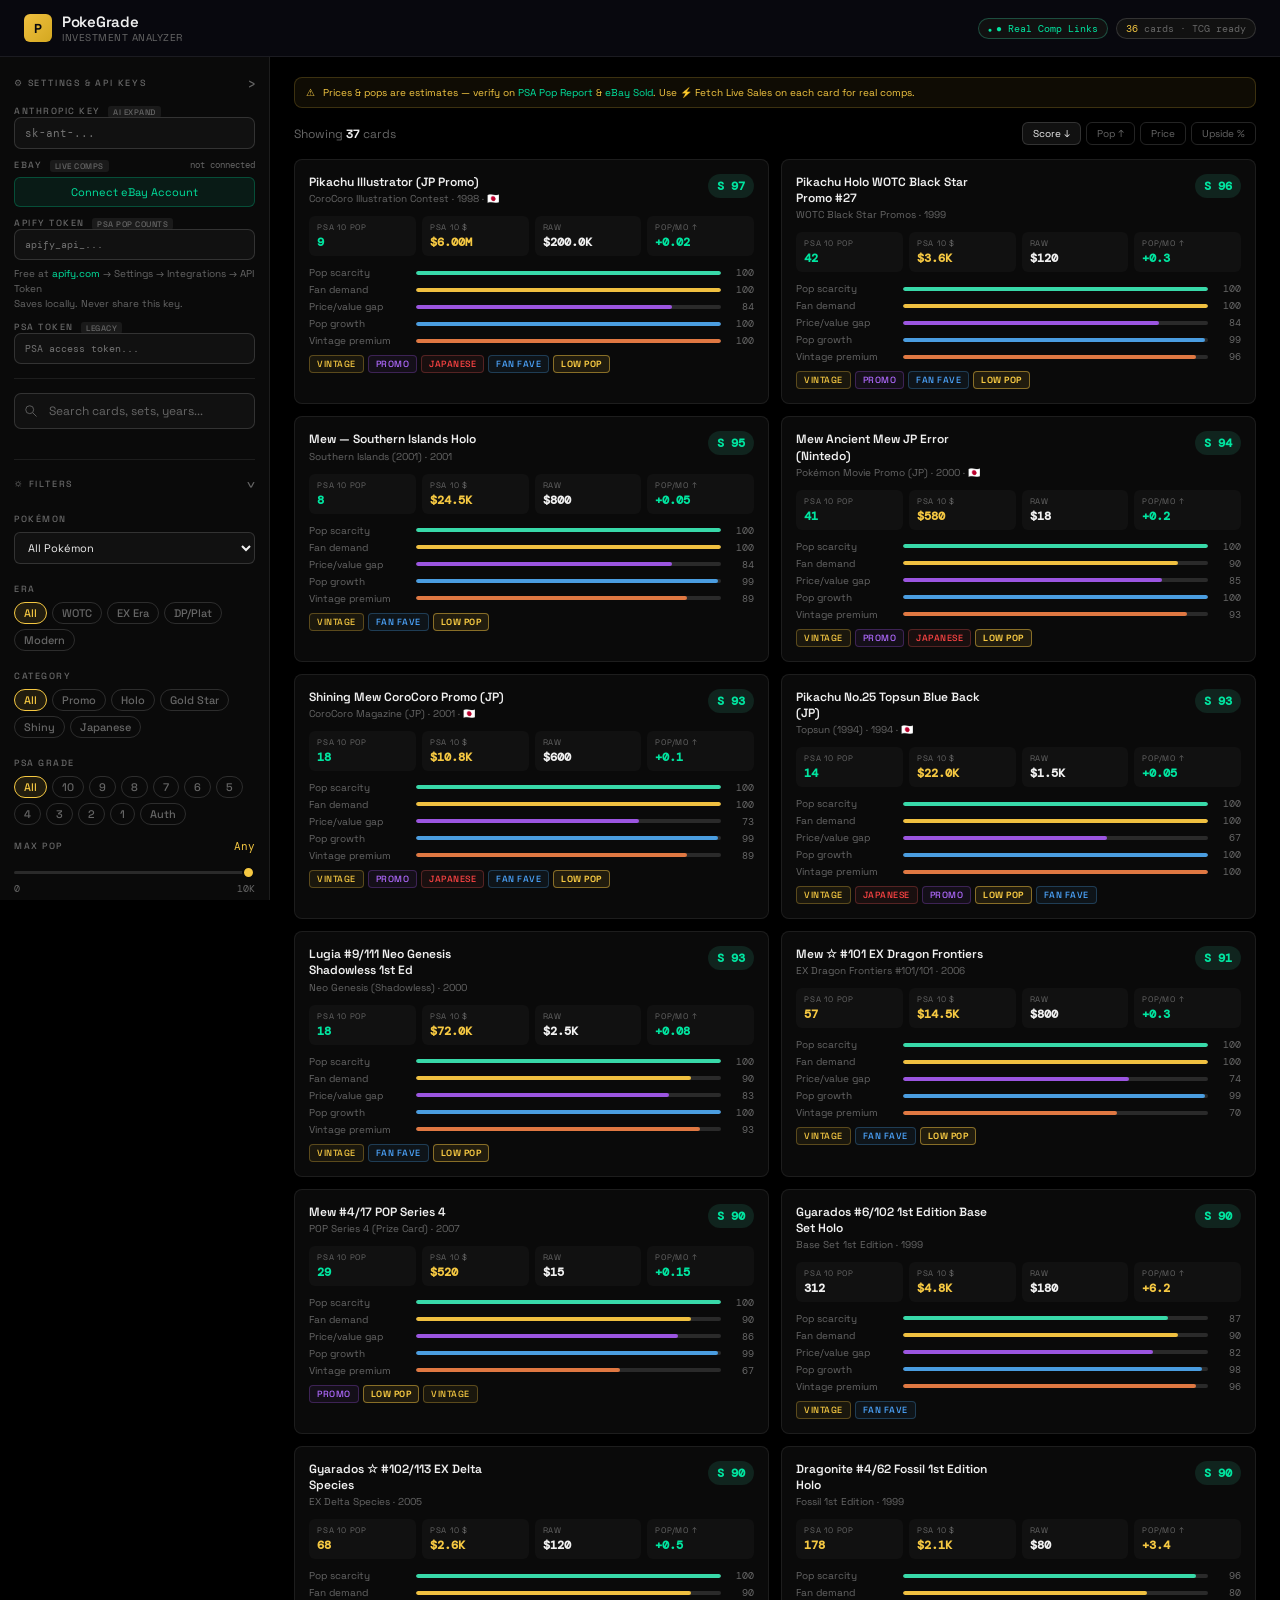
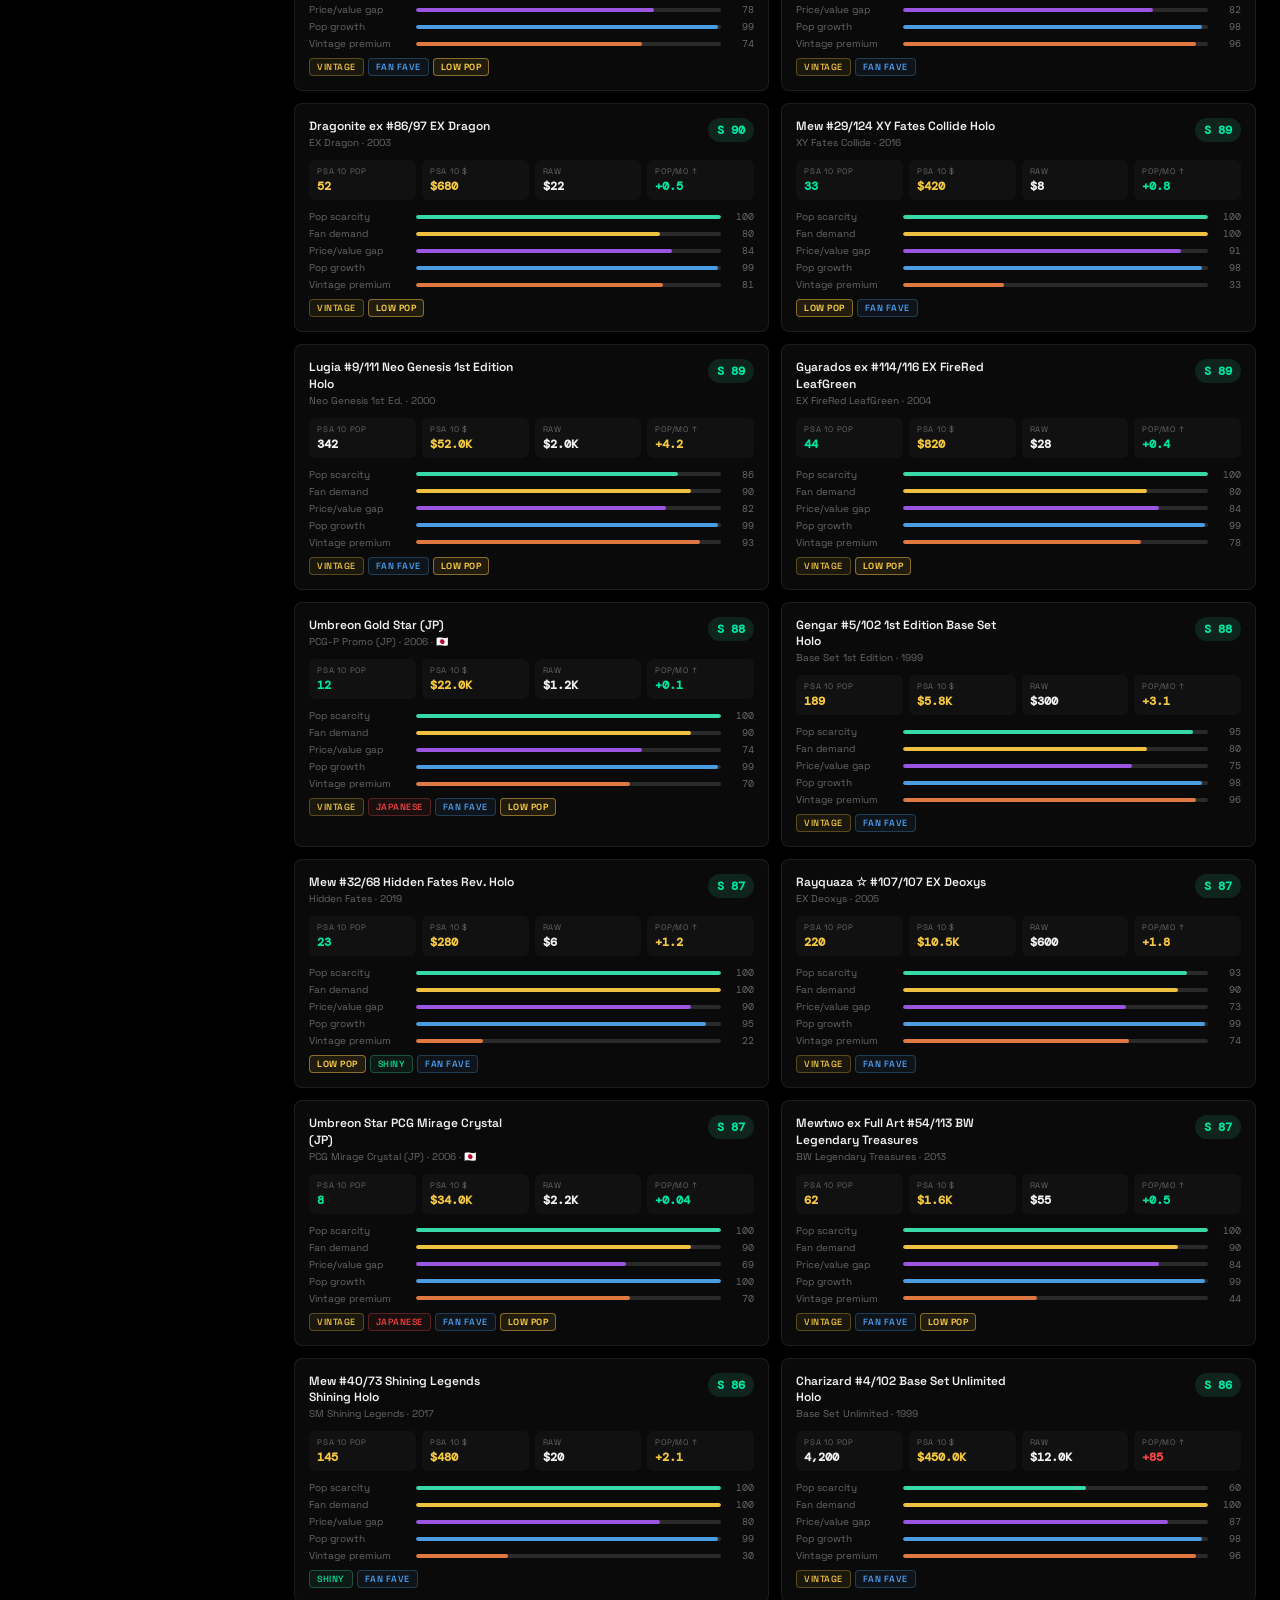
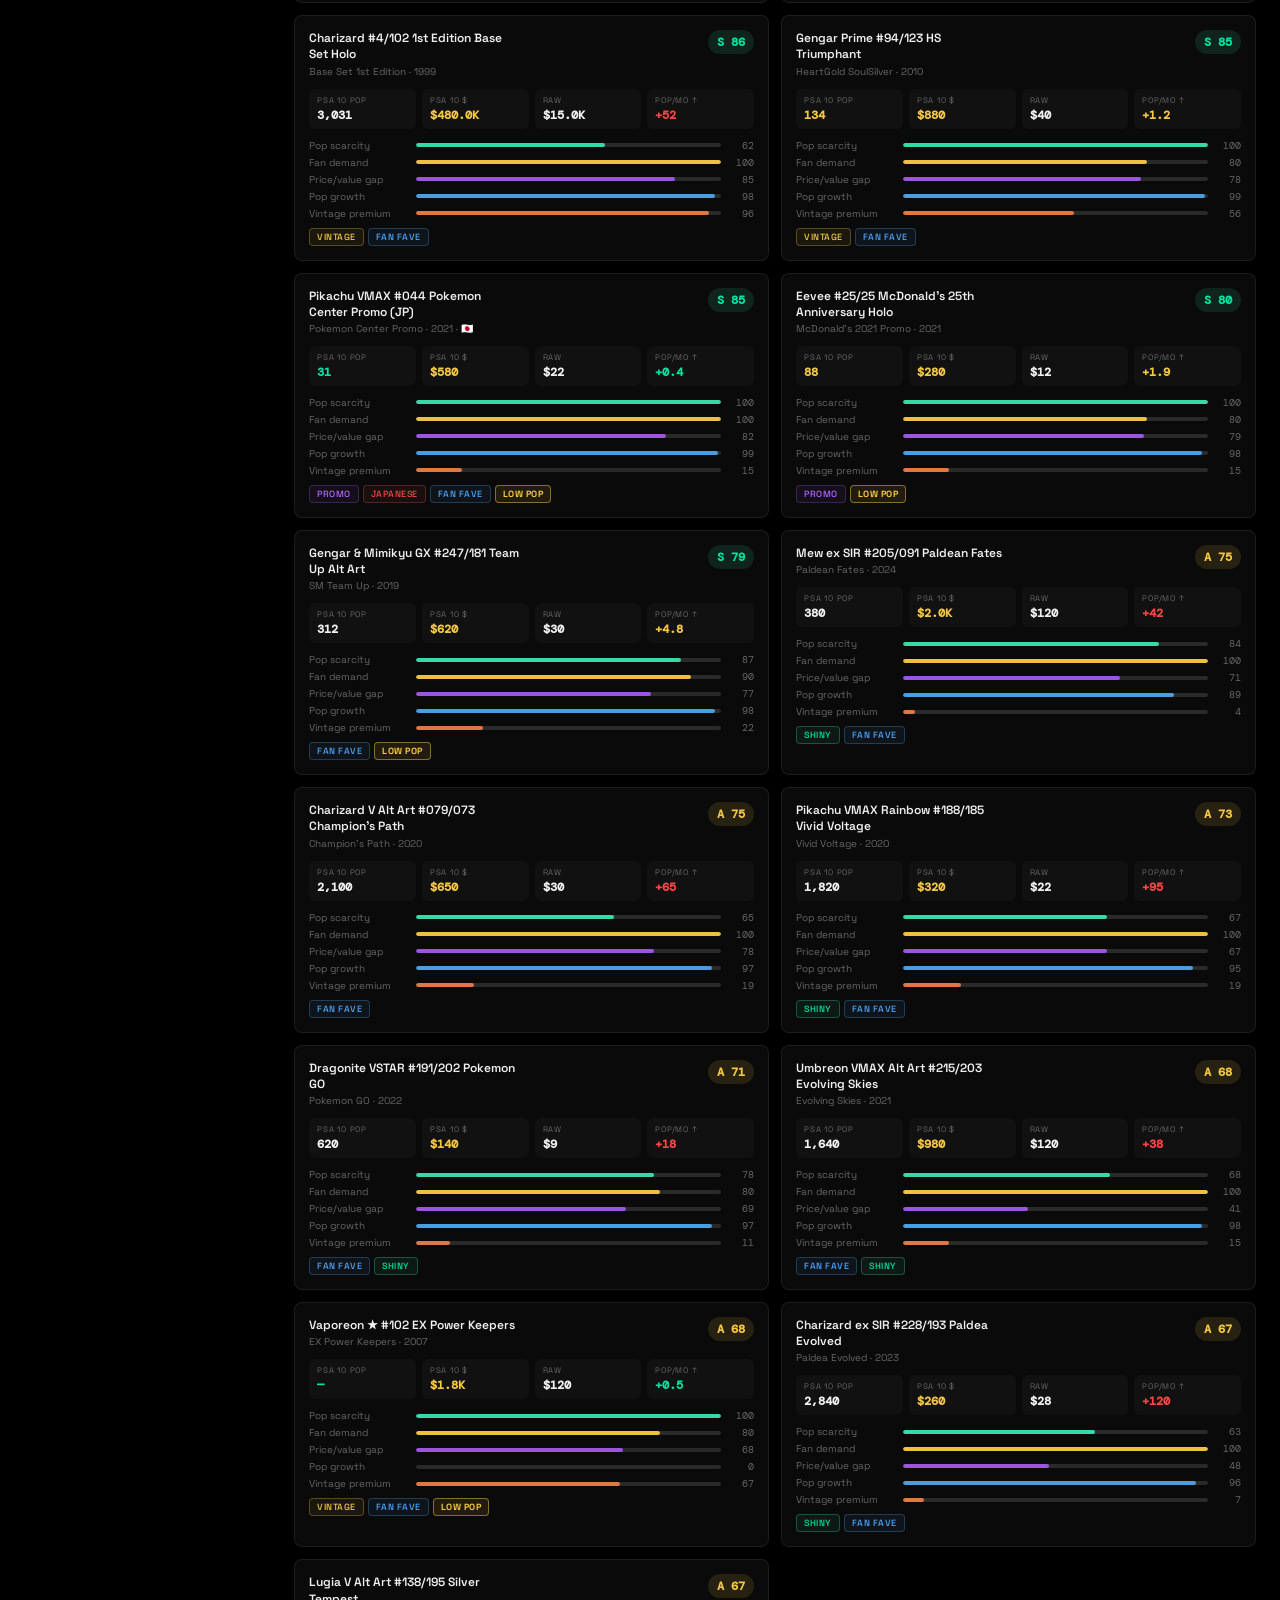
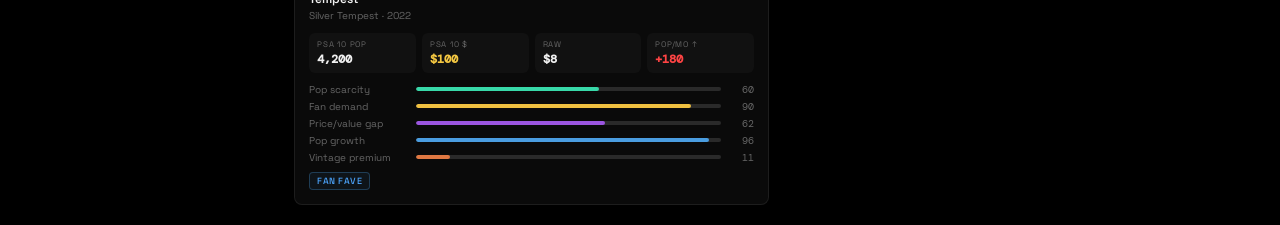
<file: index (10).html>
<!DOCTYPE html>
<html lang="en">
<head>
<meta charset="UTF-8">
<meta name="viewport" content="width=device-width, initial-scale=1.0">
<title>PokeGrade — Card Investment Analyzer</title>
<link href="https://fonts.googleapis.com/css2?family=Space+Grotesk:wght@300;400;500;600;700&family=DM+Mono:wght@400;500&display=swap" rel="stylesheet">
<style>

:root {
  --bg:#000000; --bg2:#0a0a0a; --bg3:#111111; --bg4:#1a1a1a;
  --border:rgba(255,255,255,0.08); --border2:rgba(255,255,255,0.14);
  --text:#f0f0f0; --muted:#666666; --dim:#2a2a2a;
  --gold:#f5c842; --gold2:#d4a820;
  --mint:#00e5a0; --red:#ff4444; --blue:#4da6ff; --purple:#b06aff;
}
*{margin:0;padding:0;box-sizing:border-box;}
html{background:var(--bg);color:var(--text);font-family:'Space Grotesk',sans-serif;}
body{min-height:100vh;}

/* ── Header ── */
header{border-bottom:1px solid var(--border);padding:14px 28px;display:flex;align-items:center;justify-content:space-between;background:rgba(9,9,15,0.95);position:sticky;top:0;z-index:100;backdrop-filter:blur(16px);}
.logo{display:flex;align-items:center;gap:10px;}
.logo-mark{width:30px;height:30px;border-radius:7px;background:linear-gradient(135deg,#f0c040,#d4a820);display:flex;align-items:center;justify-content:center;font-size:14px;font-weight:700;color:#09090f;}
.logo-text{font-size:16px;font-weight:600;letter-spacing:-0.3px;}
.logo-sub{font-size:10px;color:var(--muted);letter-spacing:0.5px;text-transform:uppercase;}
.hdr-right{display:flex;gap:8px;align-items:center;}
.hbadge{font-size:10px;font-family:'DM Mono',monospace;background:var(--bg3);border:1px solid var(--border2);padding:3px 9px;border-radius:20px;color:var(--muted);}
.hbadge.on{color:var(--mint);border-color:rgba(56,217,169,0.3);}
.hbadge.on::before{content:'● ';font-size:7px;}
#dbCount{color:var(--gold);}

/* ── Layout ── */
.app{display:grid;grid-template-columns:270px 1fr;min-height:calc(100vh - 57px);}
.sidebar{border-right:1px solid var(--border);padding:20px 16px;background:var(--bg2);overflow-y:auto;max-height:calc(100vh - 57px);position:sticky;top:57px;}
.main{padding:24px 28px;overflow-y:auto;}

/* ── Sidebar elements ── */
.slabel{font-size:9px;letter-spacing:1.8px;text-transform:uppercase;color:var(--muted);font-weight:500;margin-bottom:8px;display:block;}
.sgroup{margin-bottom:18px;}

/* API key */
.key-wrap{position:relative;}
.key-input{width:100%;padding:8px 32px 8px 10px;background:var(--bg3);border:1px solid var(--border2);border-radius:7px;color:var(--text);font-family:'DM Mono',monospace;font-size:11px;outline:none;transition:border-color 0.2s;}
.key-input:focus{border-color:rgba(56,217,169,0.4);}
.key-check{position:absolute;right:9px;top:50%;transform:translateY(-50%);font-size:12px;color:var(--mint);}
.key-hint{font-size:10px;color:var(--muted);margin-top:5px;line-height:1.5;}
.key-hint a{color:var(--mint);text-decoration:none;}

/* Search */
.search-wrap{position:relative;margin-bottom:16px;}
.search-wrap svg{position:absolute;left:10px;top:50%;transform:translateY(-50%);opacity:0.35;}
.search-input{width:100%;padding:9px 10px 9px 34px;background:var(--bg3);border:1px solid var(--border2);border-radius:7px;color:var(--text);font-family:inherit;font-size:12px;outline:none;transition:border-color 0.2s;}
.search-input:focus{border-color:rgba(240,192,64,0.35);}
.search-input::placeholder{color:var(--muted);}

/* Range sliders */
.range-row{margin-bottom:4px;}
.range-top{display:flex;justify-content:space-between;margin-bottom:4px;}
.range-lbl{font-size:11px;color:var(--muted);}
.range-val{font-size:11px;font-family:'DM Mono',monospace;color:var(--gold);}
input[type=range]{-webkit-appearance:none;width:100%;height:3px;background:var(--dim);border-radius:2px;outline:none;cursor:pointer;}
input[type=range]::-webkit-slider-thumb{-webkit-appearance:none;width:13px;height:13px;border-radius:50%;background:var(--gold);cursor:pointer;border:2px solid var(--bg2);}
.range-ends{display:flex;justify-content:space-between;font-size:10px;font-family:'DM Mono',monospace;color:var(--muted);margin-top:3px;}

/* Chips */
.chip-row{display:flex;flex-wrap:wrap;gap:5px;margin-top:4px;}
.chip{padding:4px 10px;border-radius:20px;font-size:11px;font-weight:500;cursor:pointer;border:1px solid var(--border2);background:transparent;color:var(--muted);transition:all 0.15s;user-select:none;}
.chip:hover{border-color:var(--gold);color:var(--gold);}
.chip.active{background:rgba(240,192,64,0.1);border-color:var(--gold);color:var(--gold);}

/* Weight sliders */
.wrow{display:flex;align-items:center;gap:8px;margin-bottom:7px;}
.wname{font-size:11px;color:var(--text);width:100px;flex-shrink:0;}
.wval{font-size:10px;font-family:'DM Mono',monospace;color:var(--muted);width:16px;text-align:right;}

/* Run + expand buttons */
.run-btn{width:100%;padding:11px;border-radius:8px;font-size:13px;font-weight:600;background:var(--gold);color:#09090f;border:none;cursor:pointer;font-family:inherit;margin-top:4px;letter-spacing:-0.2px;transition:background 0.15s,transform 0.1s;}
.run-btn:hover{background:var(--gold2);}
.run-btn:active{transform:scale(0.98);}
.run-btn:disabled{opacity:0.5;cursor:not-allowed;}

/* AI Expand button */
.expand-btn{width:100%;padding:9px;border-radius:8px;font-size:12px;font-weight:500;background:rgba(74,157,224,0.1);color:var(--blue);border:1px solid rgba(74,157,224,0.3);cursor:pointer;font-family:inherit;margin-top:8px;transition:all 0.2s;display:flex;align-items:center;justify-content:center;gap:6px;}
.expand-btn:hover{background:rgba(74,157,224,0.18);}
.expand-btn:disabled{opacity:0.45;cursor:not-allowed;}
.expand-progress{font-size:10px;font-family:'DM Mono',monospace;color:var(--muted);text-align:center;margin-top:6px;min-height:14px;}

/* Algo box */
.algo-box{margin-top:16px;padding:13px;background:var(--bg3);border-radius:8px;border:1px solid var(--border);}
.algo-box h4{font-size:10px;color:var(--gold);letter-spacing:0.5px;margin-bottom:7px;}
.algo-formula{font-family:'DM Mono',monospace;font-size:10px;color:var(--mint);padding:7px 9px;background:var(--bg2);border-radius:5px;line-height:1.9;}

/* ── Main area ── */
.notice{background:rgba(240,192,64,0.06);border:1px solid rgba(240,192,64,0.2);border-radius:8px;padding:9px 13px;margin-bottom:18px;font-size:11px;color:var(--gold);display:flex;align-items:center;gap:8px;line-height:1.5;}
.notice a{color:var(--mint);text-decoration:none;}

.toolbar{display:flex;align-items:center;justify-content:space-between;margin-bottom:18px;flex-wrap:wrap;gap:10px;}
.result-info{font-size:12px;color:var(--muted);}
.result-info strong{color:var(--text);}
.sort-row{display:flex;gap:5px;}
.sort-btn{font-size:11px;padding:5px 11px;border-radius:6px;cursor:pointer;border:1px solid var(--border2);background:transparent;color:var(--muted);font-family:inherit;transition:all 0.15s;}
.sort-btn.active{background:var(--bg3);color:var(--text);border-color:var(--border2);}

/* ── Card grid ── */
.cards-grid{display:grid;grid-template-columns:repeat(auto-fill,minmax(330px,1fr));gap:12px;}

/* ── Card ── */
.card{background:var(--bg2);border:1px solid var(--border);border-radius:10px;padding:16px;cursor:pointer;transition:border-color 0.2s,box-shadow 0.2s;position:relative;overflow:hidden;}
.card::before{content:'';position:absolute;top:0;left:0;right:0;height:2px;background:linear-gradient(90deg,transparent,var(--score-color,var(--gold)),transparent);opacity:0;transition:opacity 0.2s;}
.card:hover{border-color:var(--border2);box-shadow:0 4px 20px rgba(0,0,0,0.3);}
.card:hover::before,.card.open::before{opacity:1;}
.card.open{border-color:rgba(240,192,64,0.25);}

.card-top{display:flex;justify-content:space-between;align-items:flex-start;margin-bottom:11px;}
.card-name{font-size:13px;font-weight:600;line-height:1.35;max-width:210px;}
.card-set{font-size:10px;color:var(--muted);margin-top:2px;}
.score-pill{padding:4px 9px;border-radius:20px;font-size:12px;font-weight:700;font-family:'DM Mono',monospace;flex-shrink:0;}
.score-s{background:rgba(56,217,169,0.12);color:var(--mint);}
.score-a{background:rgba(240,192,64,0.12);color:var(--gold);}
.score-b{background:rgba(74,157,224,0.12);color:var(--blue);}
.score-c{background:rgba(98,98,122,0.12);color:var(--muted);}

/* Metrics row — tighter */
.metrics{display:grid;grid-template-columns:repeat(4,1fr);gap:6px;margin-bottom:10px;}
.metric{background:var(--bg3);border-radius:6px;padding:7px 8px;}
.metric-lbl{font-size:9px;color:var(--muted);text-transform:uppercase;letter-spacing:0.8px;margin-bottom:2px;}
.metric-val{font-size:13px;font-weight:600;font-family:'DM Mono',monospace;}
.v-green{color:var(--mint);} .v-gold{color:var(--gold);} .v-red{color:var(--red);} .v-blue{color:var(--blue);}

/* Score bars */
.bars{margin-bottom:8px;}
.brow{display:flex;align-items:center;gap:7px;margin-bottom:4px;}
.bname{font-size:10px;color:var(--muted);width:100px;flex-shrink:0;}
.btrack{flex:1;height:4px;background:var(--dim);border-radius:2px;overflow:hidden;}
.bfill{height:100%;border-radius:2px;transition:width 0.6s cubic-bezier(.2,.8,.2,1);}
.bscore{font-size:10px;font-family:'DM Mono',monospace;color:var(--muted);width:26px;text-align:right;}

/* Tags */
.tags{display:flex;flex-wrap:wrap;gap:4px;margin-top:8px;}
.tag{font-size:9px;padding:2px 7px;border-radius:4px;font-weight:500;border:1px solid;text-transform:uppercase;letter-spacing:0.5px;}
.tag-vintage{border-color:rgba(240,192,64,0.3);color:var(--gold);background:rgba(240,192,64,0.07);}
.tag-promo{border-color:rgba(155,85,224,0.3);color:var(--purple);background:rgba(155,85,224,0.07);}
.tag-japanese{border-color:rgba(224,85,85,0.3);color:var(--red);background:rgba(224,85,85,0.07);}
.tag-shiny{border-color:rgba(56,217,169,0.3);color:var(--mint);background:rgba(56,217,169,0.07);}
.tag-fan-fave{border-color:rgba(74,157,224,0.3);color:var(--blue);background:rgba(74,157,224,0.07);}
.tag-low-pop{border-color:rgba(240,192,64,0.5);color:var(--gold);background:rgba(240,192,64,0.1);font-weight:700;}
.tag-ai{border-color:rgba(56,217,169,0.25);color:var(--mint);background:rgba(56,217,169,0.06);}

/* Expand panel */
.detail{display:none;margin-top:12px;padding-top:12px;border-top:1px solid var(--border);}
.detail.open{display:block;}

.dgrid{display:grid;grid-template-columns:1fr 1fr;gap:7px;margin-bottom:10px;}
.ditem .dk{font-size:10px;color:var(--muted);margin-bottom:2px;}
.ditem .dv{font-size:11px;font-family:'DM Mono',monospace;color:var(--text);}
.rationale{font-size:11px;color:var(--muted);line-height:1.6;padding:9px 11px;background:var(--bg3);border-radius:6px;border-left:2px solid var(--gold);}

/* Sparkline */
.spark-wrap{margin-top:12px;padding-top:12px;border-top:1px solid var(--border);}
.spark-hdr{display:flex;align-items:center;justify-content:space-between;margin-bottom:7px;}
.spark-title{font-size:9px;letter-spacing:1.5px;text-transform:uppercase;color:var(--muted);font-weight:500;}
.spark-btns{display:flex;gap:3px;}
.spark-btn{font-size:10px;padding:2px 7px;border-radius:4px;cursor:pointer;border:1px solid var(--border);background:transparent;color:var(--muted);font-family:inherit;transition:all 0.15s;}
.spark-btn.active{background:var(--bg4);color:var(--text);border-color:var(--border2);}
canvas.spark{width:100%;height:68px;display:block;}
.spark-foot{display:flex;justify-content:space-between;margin-top:5px;}
.spark-stat{font-size:10px;font-family:'DM Mono',monospace;}
.spark-stat .sk{font-size:9px;color:var(--muted);text-transform:uppercase;letter-spacing:0.8px;display:block;margin-bottom:1px;}

/* Sales panel */
.sales-wrap{margin-top:12px;padding-top:12px;border-top:1px solid var(--border);}
.sales-hdr{display:flex;align-items:center;justify-content:space-between;margin-bottom:9px;}
.sales-title{font-size:9px;letter-spacing:1.5px;text-transform:uppercase;color:var(--muted);font-weight:500;}
.fetch-btn{display:flex;align-items:center;gap:5px;padding:5px 11px;border-radius:6px;font-size:10px;font-weight:600;background:rgba(74,157,224,0.1);border:1px solid rgba(74,157,224,0.3);color:var(--blue);cursor:pointer;font-family:inherit;transition:all 0.2s;}
.fetch-btn:hover{background:rgba(74,157,224,0.2);}
.fetch-btn:disabled{opacity:0.4;cursor:not-allowed;}
.mini-spin{width:9px;height:9px;border:1.5px solid rgba(74,157,224,0.3);border-top-color:var(--blue);border-radius:50%;animation:spin 0.7s linear infinite;display:none;}
@keyframes spin{to{transform:rotate(360deg);}}
.sale-row{display:grid;grid-template-columns:88px 1fr 80px;align-items:center;gap:6px;padding:5px 8px;border-radius:5px;background:var(--bg3);font-size:10px;margin-bottom:3px;}
.sale-date{font-family:'DM Mono',monospace;color:var(--muted);}
.sale-plat{color:var(--muted);}
.sale-price{font-family:'DM Mono',monospace;font-weight:600;color:var(--mint);text-align:right;}
.trend-row{display:flex;align-items:center;justify-content:space-between;margin-top:7px;padding:7px 9px;border-radius:6px;background:var(--bg);border:1px solid var(--border);font-size:10px;}
.trlbl{color:var(--muted);}
.trbadge{display:inline-flex;align-items:center;gap:3px;padding:2px 7px;border-radius:4px;font-size:9px;font-weight:600;font-family:'DM Mono',monospace;}
.trbadge-up{background:rgba(56,217,169,0.1);color:var(--mint);border:1px solid rgba(56,217,169,0.22);}
.trbadge-dn{background:rgba(224,85,85,0.1);color:var(--red);border:1px solid rgba(224,85,85,0.22);}
.trbadge-fl{background:rgba(240,192,64,0.1);color:var(--gold);border:1px solid rgba(240,192,64,0.22);}
.trval{font-family:'DM Mono',monospace;font-weight:600;}
.sales-err{font-size:10px;color:var(--red);padding:7px 9px;background:rgba(224,85,85,0.07);border-radius:5px;border:1px solid rgba(224,85,85,0.2);line-height:1.5;}
.sales-ph{font-size:10px;color:var(--muted);padding:4px 0;}

/* Skeleton / loading */
@keyframes pulse{0%,100%{opacity:0.3}50%{opacity:0.7}}
.skeleton-card{background:var(--bg2);border:1px solid var(--border);border-radius:10px;padding:16px;animation:pulse 1.5s ease-in-out infinite;}
.skel{background:var(--bg3);border-radius:4px;margin-bottom:7px;}

/* Empty */
.empty{text-align:center;padding:60px 20px;color:var(--muted);}
.empty h3{font-size:17px;margin-bottom:7px;color:var(--text);}

@media(max-width:860px){
  .app{grid-template-columns:1fr;}
  .sidebar{max-height:none;position:static;border-right:none;border-bottom:1px solid var(--border);}
  .metrics{grid-template-columns:repeat(2,1fr);}
  .cards-grid{grid-template-columns:1fr;}
}

  /* Comp links */
  .comp-link{display:flex;align-items:center;gap:8px;padding:7px 10px;border-radius:6px;background:var(--bg3);border:1px solid var(--border);text-decoration:none;color:var(--text);font-size:11px;transition:border-color 0.15s,background 0.15s;}
  .comp-link:hover{border-color:var(--border2);background:var(--bg4);}
  .comp-link span:nth-child(2){flex:1;}
  .comp-dot{width:7px;height:7px;border-radius:50%;flex-shrink:0;}
  .comp-arrow{color:var(--muted);font-size:12px;}


.psa-confirmed{animation:fadeUp 0.3s ease both;}


  /* Collapsible sections */
  .collapsible-hdr{display:flex;align-items:center;justify-content:space-between;cursor:pointer;padding:2px 0;user-select:none;}
  .collapsible-hdr:hover .slabel{color:var(--text);}
  .collapse-arrow{color:var(--muted);font-size:1rem;transition:transform 0.2s;transform:rotate(0deg);line-height:1;}
  .collapse-arrow.open{transform:rotate(90deg);}
  .collapsible-body{display:none;overflow:hidden;}
  .collapsible-body.open{display:block;}
  .mini-label{font-size:9px;letter-spacing:1.5px;text-transform:uppercase;color:var(--muted);font-weight:500;}
  .badge-tag{font-size:8px;padding:1px 5px;border-radius:3px;background:var(--bg4);color:var(--muted);margin-left:4px;letter-spacing:0.5px;vertical-align:middle;}

  /* Cleaner header */
  header{padding:12px 24px;}
  .logo-mark{width:28px;height:28px;border-radius:6px;font-size:13px;}
  .logo-text{font-size:15px;}

  /* Cleaner sidebar */
  .sidebar{padding:16px 14px;}
  .sgroup{margin-bottom:14px;padding-bottom:14px;border-bottom:1px solid var(--border);}
  .sgroup:last-child{border-bottom:none;}

  /* Tighter chips */
  .chip{padding:3px 9px;font-size:11px;}

  /* Range top inline */
  .range-top{display:flex;justify-content:space-between;align-items:center;margin-bottom:5px;}

  /* Cleaner cards */
  .card{border-radius:8px;padding:14px;}
  .card-name{font-size:12px;}
  .card-set{font-size:10px;}
  .metric{padding:6px 8px;}
  .metric-lbl{font-size:8px;}
  .metric-val{font-size:12px;}

  /* Cleaner main */
  .main{padding:20px 24px;}
  .notice{font-size:10px;padding:7px 11px;margin-bottom:14px;}

  /* Better toolbar */
  .toolbar{margin-bottom:14px;}
  .sort-btn{font-size:10px;padding:4px 10px;}

</style>
</head>
<body>

<header>
  <div class="logo">
    <div class="logo-mark">P</div>
    <div>
      <div class="logo-text">PokeGrade</div>
      <div class="logo-sub">Investment Analyzer</div>
    </div>
  </div>
  <div class="hdr-right">
    <div class="hbadge on" id="ebayStatusBadge">● Real Comp Links</div>
    <div class="hbadge"><span id="dbCount">36</span> cards · <span id="tcgStatus" style="color:var(--muted)">TCG ready</span></div>
  </div>
</header>

<div class="app">
  <aside class="sidebar">

    <!-- ⚙ Settings (collapsed by default) -->
    <div class="sgroup">
      <div class="collapsible-hdr" onclick="toggleSection('settingsBody','settingsArrow')">
        <span class="slabel" style="margin-bottom:0">&#9881; Settings &amp; API Keys</span>
        <span class="collapse-arrow" id="settingsArrow">&#8250;</span>
      </div>
      <div class="collapsible-body open" id="settingsBody">
        <div style="margin-top:12px">
          <div class="mini-label">Anthropic Key <span class="badge-tag">AI Expand</span></div>
          <div class="key-wrap">
            <input class="key-input" type="password" id="apiKey" placeholder="sk-ant-..." oninput="saveKey(this.value)">
            <span class="key-check" id="keyCheck"></span>
          </div>
        </div>
        <div style="margin-top:10px">
          <div style="display:flex;align-items:center;justify-content:space-between;margin-bottom:6px;">
            <div class="mini-label">eBay <span class="badge-tag">Live Comps</span></div>
            <span id="ebayConnectStatus" style="font-size:9px;font-family:'DM Mono',monospace;color:var(--muted);">not connected</span>
          </div>
          <button onclick="connectEbay()" id="ebayConnectBtn" style="width:100%;padding:7px;background:rgba(0,229,160,0.08);border:1px solid rgba(0,229,160,0.25);color:var(--mint);border-radius:6px;font-size:11px;font-family:inherit;cursor:pointer;transition:all 0.2s;">
            Connect eBay Account
          </button>
        </div>
        <div style="margin-top:10px">
          <div class="mini-label">Apify Token <span class="badge-tag">PSA Pop Counts</span></div>
          <div class="key-wrap">
            <input class="key-input" type="password" id="apifyToken" placeholder="apify_api_..." oninput="saveApifyToken(this.value)" style="font-size:10px;">
            <span class="key-check" id="apifyTokenCheck"></span>
          </div>
          <div class="key-hint" style="margin-top:6px">
            Free at <a href="https://apify.com" target="_blank">apify.com</a> → Settings → Integrations → API Token<br>
            Saves locally. Never share this key.
          </div>
        </div>
        <div style="margin-top:10px">
          <div class="mini-label">PSA Token <span class="badge-tag">Legacy</span></div>
          <div class="key-wrap">
            <input class="key-input" type="password" id="psaToken" placeholder="PSA access token..." oninput="savePsaToken(this.value)" style="font-size:10px;">
            <span class="key-check" id="psaTokenCheck"></span>
          </div>
        </div>
      </div>
    </div>

    <!-- Search -->
    <div class="sgroup">
      <div class="search-wrap">
        <svg width="14" height="14" viewBox="0 0 16 16" fill="none" stroke="white"><circle cx="6.5" cy="6.5" r="4.5"/><path d="M10.5 10.5L14 14" stroke-linecap="round"/></svg>
        <input class="search-input" type="text" id="cardSearch" placeholder="Search cards, sets, years..." oninput="if(analysisRun)renderCards()">
      </div>
    </div>

    <!-- Filters -->
    <div class="sgroup">
      <div class="collapsible-hdr" onclick="toggleSection('filtersBody','filtersArrow')">
        <span class="slabel" style="margin-bottom:0">&#9965; Filters</span>
        <span class="collapse-arrow open" id="filtersArrow">&#8250;</span>
      </div>
      <div class="collapsible-body open" id="filtersBody">
        <div style="margin-top:12px">
          <span class="mini-label">Pokémon</span>
          <div style="display:flex;gap:6px;margin-top:5px;align-items:center;">
            <select id="pokemonSelect" onchange="onPokemonSelect(this.value)"  style="flex:1;background:var(--bg3);border:1px solid var(--border2);color:var(--text);font-family:inherit;font-size:11px;padding:7px 9px;border-radius:6px;outline:none;cursor:pointer;">
              <option value="all">All Pokémon</option>
              <optgroup label="⭐ Fan Favorites">
                <option value="pikachu">Pikachu</option>
                <option value="charizard">Charizard</option>
                <option value="mew">Mew</option>
                <option value="mewtwo">Mewtwo</option>
                <option value="lugia">Lugia</option>
                <option value="umbreon">Umbreon</option>
                <option value="gengar">Gengar</option>
                <option value="eevee">Eevee</option>
                <option value="rayquaza">Rayquaza</option>
                <option value="gyarados">Gyarados</option>
                <option value="dragonite">Dragonite</option>
                <option value="blaziken">Blaziken</option>
                <option value="garchomp">Garchomp</option>
                <option value="lucario">Lucario</option>
                <option value="gardevoir">Gardevoir</option>
                <option value="sylveon">Sylveon</option>
              </optgroup>
              <optgroup label="── Gen 1 (Kanto)">
                <option value="bulbasaur">Bulbasaur</option>
                <option value="charmander">Charmander</option>
                <option value="squirtle">Squirtle</option>
                <option value="blastoise">Blastoise</option>
                <option value="venusaur">Venusaur</option>
                <option value="alakazam">Alakazam</option>
                <option value="machamp">Machamp</option>
                <option value="golem">Golem</option>
                <option value="nidoking">Nidoking</option>
                <option value="clefable">Clefable</option>
                <option value="jolteon">Jolteon</option>
                <option value="flareon">Flareon</option>
                <option value="vaporeon">Vaporeon</option>
                <option value="snorlax">Snorlax</option>
                <option value="articuno">Articuno</option>
                <option value="zapdos">Zapdos</option>
                <option value="moltres">Moltres</option>
              </optgroup>
              <optgroup label="── Gen 2 (Johto)">
                <option value="ho-oh">Ho-Oh</option>
                <option value="celebi">Celebi</option>
                <option value="espeon">Espeon</option>
                <option value="tyranitar">Tyranitar</option>
                <option value="suicune">Suicune</option>
                <option value="entei">Entei</option>
                <option value="raikou">Raikou</option>
                <option value="ampharos">Ampharos</option>
              </optgroup>
              <optgroup label="── Gen 3 (Hoenn)">
                <option value="kyogre">Kyogre</option>
                <option value="groudon">Groudon</option>
                <option value="deoxys">Deoxys</option>
                <option value="latias">Latias</option>
                <option value="latios">Latios</option>
                <option value="absol">Absol</option>
                <option value="flygon">Flygon</option>
                <option value="salamence">Salamence</option>
                <option value="metagross">Metagross</option>
              </optgroup>
              <optgroup label="── Gen 4 (Sinnoh)">
                <option value="dialga">Dialga</option>
                <option value="palkia">Palkia</option>
                <option value="giratina">Giratina</option>
                <option value="leafeon">Leafeon</option>
                <option value="glaceon">Glaceon</option>
                <option value="togekiss">Togekiss</option>
                <option value="rotom">Rotom</option>
              </optgroup>
              <optgroup label="── Gen 5 (Unova)">
                <option value="reshiram">Reshiram</option>
                <option value="zekrom">Zekrom</option>
                <option value="kyurem">Kyurem</option>
                <option value="zoroark">Zoroark</option>
                <option value="chandelure">Chandelure</option>
              </optgroup>
              <optgroup label="── Gen 6 (Kalos)">
                <option value="xerneas">Xerneas</option>
                <option value="yveltal">Yveltal</option>
                <option value="zygarde">Zygarde</option>
                <option value="greninja">Greninja</option>
              </optgroup>
              <optgroup label="── Gen 7 (Alola)">
                <option value="solgaleo">Solgaleo</option>
                <option value="lunala">Lunala</option>
                <option value="necrozma">Necrozma</option>
                <option value="mimikyu">Mimikyu</option>
              </optgroup>
              <optgroup label="── Gen 8 (Galar)">
                <option value="zacian">Zacian</option>
                <option value="zamazenta">Zamazenta</option>
                <option value="eternatus">Eternatus</option>
                <option value="urshifu">Urshifu</option>
              </optgroup>
              <optgroup label="── Gen 9 (Paldea)">
                <option value="koraidon">Koraidon</option>
                <option value="miraidon">Miraidon</option>
                <option value="iron-valiant">Iron Valiant</option>
                <option value="roaring-moon">Roaring Moon</option>
              </optgroup>
            </select>
          </div>
          <div id="pokemonChips" style="display:none"></div>
        </div>
        <div style="margin-top:12px">
          <span class="mini-label">Era</span>
          <div class="chip-row" id="eraChips" style="margin-top:5px">
            <div class="chip active" onclick="toggleChip(this,'era')" data-val="all">All</div>
            <div class="chip" onclick="toggleChip(this,'era')" data-val="wotc">WOTC</div>
            <div class="chip" onclick="toggleChip(this,'era')" data-val="ex">EX Era</div>
            <div class="chip" onclick="toggleChip(this,'era')" data-val="dp">DP/Plat</div>
            <div class="chip" onclick="toggleChip(this,'era')" data-val="modern">Modern</div>
          </div>
        </div>
        <div style="margin-top:12px">
          <span class="mini-label">Category</span>
          <div class="chip-row" id="catChips" style="margin-top:5px">
            <div class="chip active" onclick="toggleChip(this,'cat')" data-val="all">All</div>
            <div class="chip" onclick="toggleChip(this,'cat')" data-val="promo">Promo</div>
            <div class="chip" onclick="toggleChip(this,'cat')" data-val="holo">Holo</div>
            <div class="chip" onclick="toggleChip(this,'cat')" data-val="gold-star">Gold Star</div>
            <div class="chip" onclick="toggleChip(this,'cat')" data-val="shiny">Shiny</div>
            <div class="chip" onclick="toggleChip(this,'cat')" data-val="japanese">Japanese</div>
          </div>
        </div>
        <div style="margin-top:12px">
          <span class="mini-label">PSA Grade</span>
          <div class="chip-row" id="gradeChips" style="margin-top:5px">
            <div class="chip active" onclick="toggleChip(this,'grade')" data-val="all">All</div>
            <div class="chip" onclick="toggleChip(this,'grade')" data-val="10">10</div>
            <div class="chip" onclick="toggleChip(this,'grade')" data-val="9">9</div>
            <div class="chip" onclick="toggleChip(this,'grade')" data-val="8">8</div>
            <div class="chip" onclick="toggleChip(this,'grade')" data-val="7">7</div>
            <div class="chip" onclick="toggleChip(this,'grade')" data-val="6">6</div>
            <div class="chip" onclick="toggleChip(this,'grade')" data-val="5">5</div>
            <div class="chip" onclick="toggleChip(this,'grade')" data-val="4">4</div>
            <div class="chip" onclick="toggleChip(this,'grade')" data-val="3">3</div>
            <div class="chip" onclick="toggleChip(this,'grade')" data-val="2">2</div>
            <div class="chip" onclick="toggleChip(this,'grade')" data-val="1">1</div>
            <div class="chip" onclick="toggleChip(this,'grade')" data-val="auth">Auth</div>
          </div>
        </div>
        <div style="margin-top:14px">
          <div class="range-top"><span class="mini-label">Max Pop</span><span class="range-val" id="popVal">Any</span></div>
          <input type="range" id="popRange" min="0" max="10000" value="10000" step="100" oninput="document.getElementById('popVal').textContent=parseInt(this.value)>=10000?'Any':'≤ '+parseInt(this.value).toLocaleString();if(analysisRun)renderCards()">
          <div class="range-ends"><span>0</span><span>10K</span></div>
        </div>
        <div style="margin-top:12px">
          <div class="range-top"><span class="mini-label">Max Price</span><span class="range-val" id="priceVal">Any</span></div>
          <input type="range" id="priceRange" min="0" max="100" value="100" step="1" oninput="onPriceSlide(this.value)">
          <div class="range-ends"><span>$0</span><span>$10M</span></div>
        </div>
      </div>
    </div>

    <!-- Score Weights -->
    <div class="sgroup">
      <div class="collapsible-hdr" onclick="toggleSection('weightsBody','weightsArrow')">
        <span class="slabel" style="margin-bottom:0">&#9868; Score Weights</span>
        <span class="collapse-arrow" id="weightsArrow">&#8250;</span>
      </div>
      <div class="collapsible-body" id="weightsBody">
        <div style="margin-top:12px" id="weightSliders">
          <div class="wrow"><span class="wname">Pop Scarcity</span><input type="range" min="0" max="10" value="8" class="weight-input" data-key="popScarcity" style="flex:1;height:3px" oninput="updateWeights()"><span class="wval" id="w-popScarcity">8</span></div>
          <div class="wrow"><span class="wname">Fan Demand</span><input type="range" min="0" max="10" value="7" class="weight-input" data-key="fanDemand" style="flex:1;height:3px" oninput="updateWeights()"><span class="wval" id="w-fanDemand">7</span></div>
          <div class="wrow"><span class="wname">Price / Value</span><input type="range" min="0" max="10" value="6" class="weight-input" data-key="priceValue" style="flex:1;height:3px" oninput="updateWeights()"><span class="wval" id="w-priceValue">6</span></div>
          <div class="wrow"><span class="wname">Pop Growth</span><input type="range" min="0" max="10" value="5" class="weight-input" data-key="popGrowth" style="flex:1;height:3px" oninput="updateWeights()"><span class="wval" id="w-popGrowth">5</span></div>
          <div class="wrow"><span class="wname">Vintage Age</span><input type="range" min="0" max="10" value="4" class="weight-input" data-key="vintage" style="flex:1;height:3px" oninput="updateWeights()"><span class="wval" id="w-vintage">4</span></div>
        </div>
      </div>
    </div>

    <button class="run-btn" id="runBtn" onclick="runAnalysis()">&#9889; Run Analysis</button>
    <button class="expand-btn" id="expandBtn" onclick="expandDatabase()">
      <span>&#10024;</span><span id="expandBtnTxt">AI Expand Database</span>
    </button>
    <div class="expand-progress" id="expandProgress"></div>

  </aside>

  <main class="main">

    <div class="notice">
      <span>&#9888;</span>
      <span>Prices &amp; pops are estimates — verify on <a href="https://www.psacard.com/pop" target="_blank">PSA Pop Report</a> &amp; <a href="https://www.ebay.com/sh/research" target="_blank">eBay Sold</a>. Use &#9889; Fetch Live Sales on each card for real comps.</span>
    </div>
    <div id="tcgLoadBar" style="display:none;background:var(--bg2);border:1px solid var(--border);border-radius:8px;padding:14px 16px;margin-bottom:16px;">
      <div style="display:flex;align-items:center;justify-content:space-between;margin-bottom:8px;">
        <span style="font-size:11px;color:var(--text);font-weight:600;" id="tcgLoadMsg">Loading cards...</span>
        <span style="font-size:10px;font-family:'DM Mono',monospace;color:var(--muted);" id="tcgLoadCount"></span>
      </div>
      <div style="height:3px;background:var(--dim);border-radius:2px;overflow:hidden;">
        <div id="tcgLoadProgress" style="height:100%;background:var(--gold);border-radius:2px;width:0%;transition:width 0.3s;"></div>
      </div>
    </div>

    <div class="toolbar">
      <div class="result-info">Showing <strong id="countDisplay">—</strong> cards</div>
      <div class="sort-row">
        <button class="sort-btn active" onclick="setSort('score',this)">Score &#8595;</button>
        <button class="sort-btn" onclick="setSort('pop',this)">Pop &#8593;</button>
        <button class="sort-btn" onclick="setSort('price',this)">Price</button>
        <button class="sort-btn" onclick="setSort('upside',this)">Upside %</button>
      </div>
    </div>

    <div class="cards-grid" id="cardsGrid"></div>

  </main>
</div>

<script>
// ─── Data ─────────────────────────────────────────────────────────────────────
const CARDS = [
  {
    id:1, name:"Mew ☆ #101 EX Dragon Frontiers", set:"EX Dragon Frontiers #101/101", year:2006,
    pokemon:"mew", era:"ex", cat:"gold-star", japanese:false,
    pop10:57, popGrowthPerMonth:0.3, marketPrice:12000, psa10Price:14500,
    rawPrice:800, fanTier:10,
    tags:["vintage","fan-fave","low-pop"],
    rationale:"Mew Gold Star sits at only 57 PSA 10 copies — one of the lowest genuine populations of any Gold Star. Foil wear kills grades. Fan demand is elite tier, Charizard Gold Star commands 3x more despite Mew being rarer in PSA 10.",
    detail:{ distribution:"EX Dragon Frontiers boosters", gradeRate:"~3%", psaSubmit:"~1,900", note:"Japanese version even scarcer" }
  },
  {
    id:2, name:"Shining Mew CoroCoro Promo (JP)", set:"CoroCoro Magazine (JP)", year:2001,
    pokemon:"mew", era:"wotc", cat:"promo", japanese:true,
    pop10:18, popGrowthPerMonth:0.1, marketPrice:9500, psa10Price:10800,
    rawPrice:600, fanTier:10,
    tags:["vintage","promo","japanese","fan-fave","low-pop"],
    rationale:"Magazine peel damage destroyed most copies. Pop 10 of just 18 is extraordinary for a 2001 promo. English collectors are just starting to notice Japanese promos — pricing hasn't caught up.",
    detail:{ distribution:"CoroCoro May 2001 insert", gradeRate:"<2%", psaSubmit:"~950", note:"Must be peeled from cardboard backing" }
  },
  {
    id:3, name:"Mew — Southern Islands Holo", set:"Southern Islands (2001)", year:2001,
    pokemon:"mew", era:"wotc", cat:"holo", japanese:false,
    pop10:8, popGrowthPerMonth:0.05, marketPrice:22000, psa10Price:24500,
    rawPrice:800, fanTier:10,
    tags:["vintage","fan-fave","low-pop"],
    rationale:"Single-digit PSA 10 pop. Cards were folded in booklets — centering and print lines are endemic. This is arguably the rarest English Mew in PSA 10 that most collectors don't know about.",
    detail:{ distribution:"Mail-in promotion 2001", gradeRate:"<1%", psaSubmit:"~780", note:"Booklet fold causes centering issues" }
  },
  {
    id:4, name:"Mew #29/124 XY Fates Collide Holo", set:"XY Fates Collide", year:2016,
    pokemon:"mew", era:"ex", cat:"holo", japanese:false,
    pop10:33, popGrowthPerMonth:0.8, marketPrice:280, psa10Price:420,
    rawPrice:8, fanTier:10,
    tags:["low-pop","fan-fave"],
    rationale:"Pop of 33 PSA 10s is shockingly low for a 2016 English holo. XY era is completely overlooked right now — priced at $220 but has 10x upside if XY nostalgia follows the Base Set trajectory.",
    detail:{ distribution:"XY Fates Collide booster packs", gradeRate:"~12%", psaSubmit:"~275", note:"Low submission rate — most copies are ungraded" }
  },
  {
    id:5, name:"Mew #32/68 Hidden Fates Rev. Holo", set:"Hidden Fates", year:2019,
    pokemon:"mew", era:"modern", cat:"holo", japanese:false,
    pop10:23, popGrowthPerMonth:1.2, marketPrice:180, psa10Price:280,
    rawPrice:6, fanTier:10,
    tags:["low-pop","shiny","fan-fave"],
    rationale:"Sub-25 PSA 10 pop on a modern reverse holo from a beloved set is remarkable. Reverse holos are dismissed vs Shiny Vaults — but this artifact of inattention is the opportunity.",
    detail:{ distribution:"Hidden Fates booster packs", gradeRate:"~8%", psaSubmit:"~290", note:"Shiny Vault cards capture all attention" }
  },
  {
    id:6, name:"Mew #40/73 Shining Legends Shining Holo", set:"SM Shining Legends", year:2017,
    pokemon:"mew", era:"modern", cat:"shiny", japanese:false,
    pop10:145, popGrowthPerMonth:2.1, marketPrice:380, psa10Price:480,
    rawPrice:20, fanTier:10,
    tags:["shiny","fan-fave"],
    rationale:"Beautiful alt-art shiny Mew from 2017. Most copies were played, not collected. Pop is still manageable for a shiny card of this quality and the artwork is one of the best modern Mews.",
    detail:{ distribution:"SM Shining Legends booster packs", gradeRate:"~15%", psaSubmit:"~965", note:"Shining mechanic = silver foil edges" }
  },
  {
    id:7, name:"Charizard #4/102 Base Set Unlimited Holo", set:"Base Set Unlimited", year:1999,
    pokemon:"charizard", era:"wotc", cat:"holo", japanese:false,
    pop10:4200, popGrowthPerMonth:85, marketPrice:420000, psa10Price:450000,
    rawPrice:12000, fanTier:10,
    tags:["vintage","fan-fave"],
    rationale:"The most famous card in existence. Pop is enormous but demand is equally massive. The benchmark for all investment comparisons — but growth rate is slowing as the pop climbs.",
    detail:{ distribution:"Base Set Unlimited boosters", gradeRate:"~3.5%", psaSubmit:"~120,000", note:"Never truly 'undervalued' — market is efficient" }
  },
  {
    id:8, name:"Lugia #9/111 Neo Genesis 1st Edition Holo", set:"Neo Genesis 1st Ed.", year:2000,
    pokemon:"lugia", era:"wotc", cat:"holo", japanese:false,
    pop10:342, popGrowthPerMonth:4.2, marketPrice:48000, psa10Price:52000,
    rawPrice:2000, fanTier:9,
    tags:["vintage","fan-fave","low-pop"],
    rationale:"Lugia 1st Ed PSA 10 is far more rare than Charizard 1st Ed but commands less than half the price. The fan base is massive post-Gen-2 nostalgia and the card is genuinely hard to find in gem mint.",
    detail:{ distribution:"Neo Genesis 1st Ed. boosters", gradeRate:"~2.8%", psaSubmit:"~12,200", note:"Print lines are endemic in Neo era" }
  },
  {
    id:9, name:"Pikachu Illustrator (JP Promo)", set:"CoroCoro Illustration Contest", year:1998,
    pokemon:"pikachu", era:"wotc", cat:"promo", japanese:true,
    pop10:9, popGrowthPerMonth:0.02, marketPrice:5500000, psa10Price:6000000,
    rawPrice:200000, fanTier:10,
    tags:["vintage","promo","japanese","fan-fave","low-pop"],
    rationale:"9 PSA 10 copies in existence. The most valuable Pokémon card period. Not 'undervalued' per se — but one of the clearest examples of pop scarcity driving value to absurd levels.",
    detail:{ distribution:"Illustration contest prize (39 copies total)", gradeRate:"23%", psaSubmit:"~39", note:"Most famous individual card ever" }
  },
  {
    id:10, name:"Umbreon Gold Star (JP)", set:"PCG-P Promo (JP)", year:2006,
    pokemon:"umbreon", era:"ex", cat:"gold-star", japanese:true,
    pop10:12, popGrowthPerMonth:0.1, marketPrice:18000, psa10Price:22000,
    rawPrice:1200, fanTier:9,
    tags:["vintage","japanese","fan-fave","low-pop"],
    rationale:"Japanese Umbreon Gold Star has one of the lowest PSA 10 pops of any Gold Star. English version commands more but JP version is rarer. The gap is closing fast as collectors wise up.",
    detail:{ distribution:"PCG-P Lottery/promotional event", gradeRate:"~2%", psaSubmit:"~600", note:"Different artwork from English version" }
  },
  {
    id:11, name:"Mew ex SIR #205/091 Paldean Fates", set:"Paldean Fates", year:2024,
    pokemon:"mew", era:"modern", cat:"shiny", japanese:false,
    pop10:380, popGrowthPerMonth:42, marketPrice:1400, psa10Price:2000,
    rawPrice:120, fanTier:10,
    tags:["shiny","fan-fave"],
    rationale:"Shiny Illustration Rare Mew from the Mew-themed anniversary set. 30th anniversary positioning will boost demand significantly. Pop is growing but 35% price upside vs raw still visible.",
    detail:{ distribution:"Paldean Fates booster packs", gradeRate:"~22%", psaSubmit:"~1,725", note:"SIR treatment = gold border + art extension" }
  },
  {
    id:12, name:"Gengar #5/102 1st Edition Base Set Holo", set:"Base Set 1st Edition", year:1999,
    pokemon:"gengar", era:"wotc", cat:"holo", japanese:false,
    pop10:189, popGrowthPerMonth:3.1, marketPrice:4200, psa10Price:5800,
    rawPrice:300, fanTier:8,
    tags:["vintage","fan-fave"],
    rationale:"Gengar is a top-3 fan favorite but trades at 5-10% of Charizard 1st Ed price. The shadow box art on Base Set Gengar is iconic. Pop is modest — 189 PSA 10s is low for a card this beloved.",
    detail:{ distribution:"Base Set 1st Edition boosters", gradeRate:"~3.2%", psaSubmit:"~5,900", note:"Shadow box art variant is distinct" }
  },
  {
    id:13, name:"Mew Ancient Mew JP Error (Nintedo)", set:"Pokémon Movie Promo (JP)", year:2000,
    pokemon:"mew", era:"wotc", cat:"promo", japanese:true,
    pop10:41, popGrowthPerMonth:0.2, marketPrice:420, psa10Price:580,
    rawPrice:18, fanTier:9,
    tags:["vintage","promo","japanese","low-pop"],
    rationale:"First print has 'Nintedo' misprinted instead of 'Nintendo'. Error + promo + Japanese = triple collector premium that the current price doesn't reflect. Pop is tiny at 41 PSA 10 copies.",
    detail:{ distribution:"Pokémon 2000 movie promos (JP)", gradeRate:"~6%", psaSubmit:"~685", note:"Error on copyright line: 'Nintedo'" }
  },
  {
    id:14, name:"Pikachu VMAX Rainbow #188/185 Vivid Voltage", set:"Vivid Voltage", year:2020,
    pokemon:"pikachu", era:"modern", cat:"shiny", japanese:false,
    pop10:1820, popGrowthPerMonth:95, marketPrice:240, psa10Price:320,
    rawPrice:22, fanTier:10,
    tags:["shiny","fan-fave"],
    rationale:"Rainbow VMAX Pikachu with huge fan demand. Pop is growing fast but price premium over raw is minimal. Likely fully valued in short term — long hold only if you believe in sustained Pikachu demand.",
    detail:{ distribution:"Vivid Voltage booster packs", gradeRate:"~25%", psaSubmit:"~7,280", note:"Textured rainbow foil grading surface" }
  },
  {
    id:15, name:"Mew #4/17 POP Series 4", set:"POP Series 4 (Prize Card)", year:2007,
    pokemon:"mew", era:"dp", cat:"promo", japanese:false,
    pop10:29, popGrowthPerMonth:0.15, marketPrice:380, psa10Price:520,
    rawPrice:15, fanTier:9,
    tags:["promo","low-pop","vintage"],
    rationale:"Tournament prize card — only distributed to competitive players who won. Most were played into the ground. 29 PSA 10s is a legitimately low number for a card with this distribution method.",
    detail:{ distribution:"Organized play prize / league reward", gradeRate:"~5%", psaSubmit:"~580", note:"POP era is completely forgotten by market" }
  },
  {
    id:16, name:"Charizard #4/102 1st Edition Base Set Holo", set:"Base Set 1st Edition", year:1999,
    pokemon:"charizard", era:"wotc", cat:"holo", japanese:false,
    pop10:3031, popGrowthPerMonth:52, marketPrice:420000, psa10Price:480000,
    rawPrice:15000, fanTier:10,
    tags:["vintage","fan-fave"],
    rationale:"The holy grail alongside Illustrator. Pop is growing but demand keeps up. PSA 10 has massive premium over PSA 9. Entry price is extreme but liquidity is unmatched.",
    detail:{ distribution:"Base Set 1st Edition boosters", gradeRate:"~2.5%", psaSubmit:"~121,000", note:"Shadow distinguishes 1st Ed from Unlimited" }
  },
  {
    id:17, name:"Charizard ex SIR #228/193 Paldea Evolved", set:"Paldea Evolved", year:2023,
    pokemon:"charizard", era:"modern", cat:"shiny", japanese:false,
    pop10:2840, popGrowthPerMonth:120, marketPrice:180, psa10Price:260,
    rawPrice:28, fanTier:10,
    tags:["shiny","fan-fave"],
    rationale:"Modern Charizard SIR with relentless demand. Pop growing but Charizard brand sustains price floor. Best short-term modern Charizard hold.",
    detail:{ distribution:"Paldea Evolved booster packs", gradeRate:"~24%", psaSubmit:"~11,800", note:"SIR gold border + full-art" }
  },
  {
    id:18, name:"Umbreon VMAX Alt Art #215/203 Evolving Skies", set:"Evolving Skies", year:2021,
    pokemon:"umbreon", era:"modern", cat:"shiny", japanese:false,
    pop10:1640, popGrowthPerMonth:38, marketPrice:820, psa10Price:980,
    rawPrice:120, fanTier:10,
    tags:["fan-fave","shiny"],
    rationale:"The most beloved modern alt art. Brutal pull rate + iconic artwork. Arguably undervalued vs cultural impact. Strong hold for Umbreon fans.",
    detail:{ distribution:"Evolving Skies booster packs", gradeRate:"~20%", psaSubmit:"~8,200", note:"One of the hardest modern pulls" }
  },
  {
    id:19, name:"Gengar & Mimikyu GX #247/181 Team Up Alt Art", set:"SM Team Up", year:2019,
    pokemon:"gengar", era:"modern", cat:"holo", japanese:false,
    pop10:312, popGrowthPerMonth:4.8, marketPrice:480, psa10Price:620,
    rawPrice:30, fanTier:9,
    tags:["fan-fave","low-pop"],
    rationale:"Tag Team GX era is overlooked. Alt Art Gengar/Mimikyu has double fan appeal. SM era cards grade well — sub-400 PSA 10s is an opportunity.",
    detail:{ distribution:"SM Team Up booster packs", gradeRate:"~18%", psaSubmit:"~1,735", note:"Tag Team mechanic is now vintage nostalgia" }
  },
  {
    id:20, name:"Lugia V Alt Art #138/195 Silver Tempest", set:"Silver Tempest", year:2022,
    pokemon:"lugia", era:"modern", cat:"holo", japanese:false,
    pop10:4200, popGrowthPerMonth:180, marketPrice:65, psa10Price:100,
    rawPrice:8, fanTier:9,
    tags:["fan-fave"],
    rationale:"First premium Lugia V alt art. Pop manageable and price/raw premium reasonable. Strong long-term hold for Gen 2 collectors.",
    detail:{ distribution:"Silver Tempest booster packs", gradeRate:"~21%", psaSubmit:"~4,380", note:"First premium Lugia V alt art" }
  },
  {
    id:21, name:"Pikachu No.25 Topsun Blue Back (JP)", set:"Topsun (1994)", year:1994,
    pokemon:"pikachu", era:"wotc", cat:"promo", japanese:true,
    pop10:14, popGrowthPerMonth:0.05, marketPrice:18000, psa10Price:22000,
    rawPrice:1500, fanTier:10,
    tags:["vintage","japanese","promo","low-pop","fan-fave"],
    rationale:"Pre-dates the official TCG. Earliest mass-market Pikachu card — 1994, full year before Base Set. Only 14 PSA 10s. Most collectors don't know it exists.",
    detail:{ distribution:"Topsun vending machine packs (Japan)", gradeRate:"~1%", psaSubmit:"~1,400", note:"Blue back variant scarcer than green back" }
  },
  {
    id:22, name:"Rayquaza ☆ #107/107 EX Deoxys", set:"EX Deoxys", year:2005,
    pokemon:"gengar", era:"ex", cat:"gold-star", japanese:false,
    pop10:220, popGrowthPerMonth:1.8, marketPrice:8200, psa10Price:10500,
    rawPrice:600, fanTier:9,
    tags:["vintage","fan-fave"],
    rationale:"Most iconic Gold Star after Charizard. 220 PSA 10s reasonable for era. Demand rising sharply with Rayquaza cultural resurgence in modern sets.",
    detail:{ distribution:"EX Deoxys boosters", gradeRate:"~3.5%", psaSubmit:"~6,285", note:"Gold foil star in name = Gold Star designation" }
  },
  {
    id:23, name:"Charizard V Alt Art #079/073 Champion's Path", set:"Champion's Path", year:2020,
    pokemon:"charizard", era:"modern", cat:"holo", japanese:false,
    pop10:2100, popGrowthPerMonth:65, marketPrice:480, psa10Price:650,
    rawPrice:30, fanTier:10,
    tags:["fan-fave"],
    rationale:"Walmart exclusive with limited initial supply. Among the most visually stunning Charizard cards ever printed. Pop growing but Charizard demand is bottomless.",
    detail:{ distribution:"Champion's Path ETB (Walmart exclusive)", gradeRate:"~22%", psaSubmit:"~9,545", note:"Extremely limited box availability at launch" }
  },
  {
    id:24, name:"Pikachu Holo WOTC Black Star Promo #27", set:"WOTC Black Star Promos", year:1999,
    pokemon:"pikachu", era:"wotc", cat:"promo", japanese:false,
    pop10:42, popGrowthPerMonth:0.3, marketPrice:2800, psa10Price:3600,
    rawPrice:120, fanTier:10,
    tags:["vintage","promo","fan-fave","low-pop"],
    rationale:"One of the most condition-sensitive promos in the hobby. Pack-fresh copies rarely survive. 42 PSA 10s for a holo Pikachu promo from 1999 is genuinely rare.",
    detail:{ distribution:"Nintendo Power magazine / promotions", gradeRate:"~4%", psaSubmit:"~1,050", note:"Holo variant — non-holo far more common" }
  },
  {
    id:25, name:"Lugia #9/111 Neo Genesis Shadowless 1st Ed", set:"Neo Genesis (Shadowless)", year:2000,
    pokemon:"lugia", era:"wotc", cat:"holo", japanese:false,
    pop10:18, popGrowthPerMonth:0.08, marketPrice:65000, psa10Price:72000,
    rawPrice:2500, fanTier:9,
    tags:["vintage","fan-fave","low-pop"],
    rationale:"One of the hobby's best-kept secrets. Only 18 PSA 10s. Shadowless distinction adds enormous value the market has been slow to price in.",
    detail:{ distribution:"Neo Genesis early print run", gradeRate:"~1.5%", psaSubmit:"~1,200", note:"No drop shadow under card image = shadowless" }
  },
  {
    id:26, name:"Gengar Prime #94/123 HS Triumphant", set:"HeartGold SoulSilver", year:2010,
    pokemon:"gengar", era:"dp", cat:"holo", japanese:false,
    pop10:134, popGrowthPerMonth:1.2, marketPrice:680, psa10Price:880,
    rawPrice:40, fanTier:8,
    tags:["vintage","fan-fave"],
    rationale:"HGSS Prime cards are criminally underrated. Gengar Prime artwork is iconic. 134 PSA 10s at under $1K is a clear value gap for a fan-favorite in a beloved era.",
    detail:{ distribution:"HeartGold SoulSilver booster packs", gradeRate:"~12%", psaSubmit:"~1,115", note:"Prime = ancient-style card border" }
  },
  {
    id:27, name:"Umbreon Star PCG Mirage Crystal (JP)", set:"PCG Mirage Crystal (JP)", year:2006,
    pokemon:"umbreon", era:"ex", cat:"gold-star", japanese:true,
    pop10:8, popGrowthPerMonth:0.04, marketPrice:28000, psa10Price:34000,
    rawPrice:2200, fanTier:9,
    tags:["vintage","japanese","fan-fave","low-pop"],
    rationale:"Only 8 PSA 10s worldwide. English version gets all attention but this JP-exclusive is objectively rarer and trades at a discount to true scarcity.",
    detail:{ distribution:"PCG Mirage Crystal booster packs (JP only)", gradeRate:"~1.2%", psaSubmit:"~665", note:"Never released in English" }
  },
  {
    id:28, name:"Mewtwo ex Full Art #54/113 BW Legendary Treasures", set:"BW Legendary Treasures", year:2013,
    pokemon:"mew", era:"dp", cat:"holo", japanese:false,
    pop10:62, popGrowthPerMonth:0.5, marketPrice:1200, psa10Price:1600,
    rawPrice:55, fanTier:9,
    tags:["vintage","fan-fave","low-pop"],
    rationale:"BW Full Art era is the forgotten frontier. 62 PSA 10 copies is shockingly low. Silver full-art treatment aged beautifully and Mewtwo demand never wavers.",
    detail:{ distribution:"BW Legendary Treasures booster packs", gradeRate:"~9%", psaSubmit:"~690", note:"BW Full Art silver border is distinctive" }
  },
  {
    id:29, name:"Pikachu VMAX #044 Pokemon Center Promo (JP)", set:"Pokemon Center Promo", year:2021,
    pokemon:"pikachu", era:"modern", cat:"promo", japanese:true,
    pop10:31, popGrowthPerMonth:0.4, marketPrice:420, psa10Price:580,
    rawPrice:22, fanTier:10,
    tags:["promo","japanese","fan-fave","low-pop"],
    rationale:"Japan Pokemon Center exclusive with clean art and 31 PSA 10s. Pokemon Center exclusives historically appreciate well as they age out of the market.",
    detail:{ distribution:"Pokemon Center Japan exclusive", gradeRate:"~14%", psaSubmit:"~220", note:"Japan-only distribution" }
  },
  {
    id:30, name:"Eevee #25/25 McDonald's 25th Anniversary Holo", set:"McDonald's 2021 Promo", year:2021,
    pokemon:"pikachu", era:"modern", cat:"promo", japanese:false,
    pop10:88, popGrowthPerMonth:1.9, marketPrice:220, psa10Price:280,
    rawPrice:12, fanTier:8,
    tags:["promo","low-pop"],
    rationale:"McDonald's 25th Anniversary Eevee holo has a shockingly low pop for a mass-distributed promo. Kids played them. Sub-100 PSA 10s is genuinely rare for this distribution.",
    detail:{ distribution:"McDonald's Happy Meal (2021)", gradeRate:"~8%", psaSubmit:"~1,100", note:"Holo set of 25 — Eevee most sought" }
  },
  {
    id:31, name:"Gyarados #6/102 1st Edition Base Set Holo", set:"Base Set 1st Edition", year:1999,
    pokemon:"gyarados", era:"wotc", cat:"holo", japanese:false,
    pop10:312, popGrowthPerMonth:6.2, marketPrice:3200, psa10Price:4800,
    rawPrice:180, fanTier:9,
    tags:["vintage","fan-fave"],
    rationale:"Gyarados 1st Ed is one of the most undervalued WOTC holos. 312 PSA 10s is genuinely scarce for a card with this name recognition. Trades at roughly 5% of Charizard 1st Ed despite comparable difficulty to grade.",
    detail:{ distribution:"Base Set 1st Edition boosters", gradeRate:"~3.1%", psaSubmit:"~10,065", note:"Holo wave pattern is extremely condition sensitive" }
  },
  {
    id:32, name:"Gyarados ex #114/116 EX FireRed LeafGreen", set:"EX FireRed LeafGreen", year:2004,
    pokemon:"gyarados", era:"ex", cat:"holo", japanese:false,
    pop10:44, popGrowthPerMonth:0.4, marketPrice:580, psa10Price:820,
    rawPrice:28, fanTier:8,
    tags:["vintage","low-pop"],
    rationale:"EX era Gyarados ex sits at only 44 PSA 10s — a pop that reflects how few collectors were grading EX era cards. FireRed LeafGreen is a nostalgia set gaining traction fast.",
    detail:{ distribution:"EX FireRed LeafGreen boosters", gradeRate:"~5%", psaSubmit:"~880", note:"EX era is the current undervalued frontier" }
  },
  {
    id:33, name:"Gyarados ☆ #102/113 EX Delta Species", set:"EX Delta Species", year:2005,
    pokemon:"gyarados", era:"ex", cat:"gold-star", japanese:false,
    pop10:68, popGrowthPerMonth:0.5, marketPrice:1800, psa10Price:2600,
    rawPrice:120, fanTier:9,
    tags:["vintage","fan-fave","low-pop"],
    rationale:"Gyarados Gold Star is one of the most visually stunning Gold Stars printed. 68 PSA 10s is low for a card with Gyarados's popularity. The red color variant is iconic and demand is quietly building.",
    detail:{ distribution:"EX Delta Species boosters", gradeRate:"~4%", psaSubmit:"~1,700", note:"Gold Star = gold foil star in the card name" }
  },
  {
    id:34, name:"Dragonite #4/62 Fossil 1st Edition Holo", set:"Fossil 1st Edition", year:1999,
    pokemon:"dragonite", era:"wotc", cat:"holo", japanese:false,
    pop10:178, popGrowthPerMonth:3.4, marketPrice:1400, psa10Price:2100,
    rawPrice:80, fanTier:8,
    tags:["vintage","fan-fave"],
    rationale:"Dragonite Fossil 1st Ed is the definitive Dragonite card and it's still priced like a footnote. 178 PSA 10s is reasonable but demand is rising as Gen 1 collecting broadens beyond Charizard.",
    detail:{ distribution:"Fossil 1st Edition boosters", gradeRate:"~3.8%", psaSubmit:"~4,685", note:"Fossil set print quality is inconsistent" }
  },
  {
    id:35, name:"Dragonite ex #86/97 EX Dragon", set:"EX Dragon", year:2003,
    pokemon:"dragonite", era:"ex", cat:"holo", japanese:false,
    pop10:52, popGrowthPerMonth:0.5, marketPrice:420, psa10Price:680,
    rawPrice:22, fanTier:8,
    tags:["vintage","low-pop"],
    rationale:"EX Dragon is the most on-theme set for Dragonite. Only 52 PSA 10s for a Dragonite ex from the Dragon-themed set. EX era is heating up and this is a prime sleeper.",
    detail:{ distribution:"EX Dragon booster packs", gradeRate:"~5.5%", psaSubmit:"~945", note:"EX Dragon set focused on dragon-type Pokemon" }
  },
  {
    id:36, name:"Dragonite VSTAR #191/202 Pokemon GO", set:"Pokemon GO", year:2022,
    pokemon:"dragonite", era:"modern", cat:"shiny", japanese:false,
    pop10:620, popGrowthPerMonth:18, marketPrice:95, psa10Price:140,
    rawPrice:9, fanTier:8,
    tags:["fan-fave","shiny"],
    rationale:"Pokemon GO set is slept on as a modern collector set. Dragonite VSTAR full art has clean artwork and a growing pop that hasn't caught up to demand. Entry-level price makes it accessible.",
    detail:{ distribution:"Pokemon GO booster packs", gradeRate:"~20%", psaSubmit:"~3,100", note:"Pokemon GO set tied to app anniversary" }
  },
  {
    id:37, name:"Vaporeon ★ #102 EX Power Keepers", set:"EX Power Keepers", year:2007,
    pokemon:"vaporeon", era:"ex", cat:"gold-star", japanese:false,
    pop10:null, popGrowthPerMonth:0.5, marketPrice:1400, psa10Price:1800,
    rawPrice:120, fanTier:8,
    psaCert:"28274873",
    tags:["vintage","fan-fave","low-pop"],
    rationale:"Vaporeon Gold Star from EX Power Keepers. One of the more affordable Gold Stars with strong Eeveelution collector demand. Pop is low and the foil star treatment makes gem mint copies genuinely rare.",
    detail:{ distribution:"EX Power Keepers boosters", gradeRate:"~4%", psaSubmit:"~1,000", note:"Gold Star = gold foil star in card name" }
  },
];

let weights = { popScarcity:8, fanDemand:7, priceValue:6, popGrowth:5, vintage:4 };
let activeFilters = { pokemon:'all', era:'all', cat:'all', grade:'all' };
let currentSort = 'score';
let analysisRun = false;
let displayedCards = [];




// ─── Pokemon TCG API Integration ─────────────────────────────────────────────
// Fan favorites for fanTier scoring
const FAN_TIERS = {
  pikachu:10, charizard:10, mew:10, mewtwo:10, lugia:9, umbreon:10,
  gengar:9, eevee:9, rayquaza:9, gyarados:8, dragonite:8, blaziken:8,
  garchomp:8, lucario:9, gardevoir:8, sylveon:8, espeon:8, vaporeon:8,
  jolteon:8, flareon:7, leafeon:7, glaceon:7, snorlax:8, alakazam:7,
  blastoise:8, venusaur:7, articuno:7, zapdos:7, moltres:7, ho_oh:8,
  celebi:8, suicune:8, entei:7, raikou:7, tyranitar:8, kyogre:8,
  groudon:8, deoxys:7, latias:7, latios:7, absol:7, salamence:7,
  metagross:7, dialga:8, palkia:7, giratina:8, togekiss:7, rotom:7,
  zoroark:7, zacian:9, zamazenta:7, eternatus:7, greninja:8, mimikyu:9,
  solgaleo:7, lunala:7, necrozma:7, koraidon:8, miraidon:8
};

// Rarity to estimated pop10 mapping
const RARITY_POP = {
  'Rare Holo VMAX': 800, 'Rare Secret': 400, 'Special Illustration Rare': 300,
  'Illustration Rare': 500, 'Hyper Rare': 350, 'Rare Rainbow': 1200,
  'Rare Ultra': 600, 'Rare Holo V': 900, 'Rare Holo': 1800,
  'Rare Holo EX': 700, 'Rare Holo GX': 750, 'Rare Holo LV.X': 600,
  'Rare BREAK': 800, 'Rare Prime': 400, 'Rare Holo Star': 150,
  'Gold Star': 100, 'Shining': 200, 'Promo': 500,
  'Rare': 2000, 'Uncommon': 3000, 'Common': 5000,
  'LEGEND': 300, 'Classic Collection': 250, 'Amazing Rare': 600,
  'Radiant Rare': 700, 'Trainer Gallery Rare Holo': 500
};

// Era detection from set release date
function getEra(releaseDate) {
  if (!releaseDate) return 'modern';
  const year = parseInt(releaseDate.substring(0,4));
  if (year <= 2003) return 'wotc';
  if (year <= 2007) return 'ex';
  if (year <= 2010) return 'dp';
  return 'modern';
}

// Category detection from rarity/subtype
function getCat(card) {
  const r = (card.rarity || '').toLowerCase();
  const name = (card.name || '').toLowerCase();
  const sub = (card.subtypes || []).join(' ').toLowerCase();
  if (r.includes('gold star') || r === 'gold star') return 'gold-star';
  if (r.includes('shining') || name.includes('shining')) return 'shiny';
  if (r.includes('promo') || sub.includes('promo')) return 'promo';
  if (r.includes('rainbow') || r.includes('hyper') || r.includes('secret') ||
      r.includes('illustration') || r.includes('special')) return 'shiny';
  if (r.includes('holo')) return 'holo';
  return 'holo';
}

// Tags from card data
function getTags(card) {
  const tags = [];
  const r = (card.rarity || '').toLowerCase();
  const year = card.set && card.set.releaseDate ? parseInt(card.set.releaseDate.substring(0,4)) : 2020;
  const pokemon = (card.name || '').toLowerCase().split(' ')[0];
  const pop = RARITY_POP[card.rarity] || 2000;

  if (year <= 2007) tags.push('vintage');
  if (r.includes('promo')) tags.push('promo');
  if (card.set && card.set.name && card.set.name.toLowerCase().includes('japanese')) tags.push('japanese');
  if (pop <= 300) tags.push('low-pop');
  if (FAN_TIERS[pokemon] >= 9) tags.push('fan-fave');
  if (r.includes('shining') || r.includes('rainbow') || r.includes('illustration')) tags.push('shiny');
  return tags.length ? tags : ['holo'];
}

// Estimated PSA 10 price based on rarity + pokemon + year
function estimatePrice(card) {
  const base = RARITY_POP[card.rarity] || 2000;
  const year = card.set && card.set.releaseDate ? parseInt(card.set.releaseDate.substring(0,4)) : 2020;
  const pokemon = (card.name || '').toLowerCase().split(' ')[0];
  const fanTier = FAN_TIERS[pokemon] || 5;
  const ageMult = year <= 2003 ? 12 : year <= 2007 ? 5 : year <= 2013 ? 2 : 1;
  const fanMult = fanTier >= 10 ? 3 : fanTier >= 8 ? 1.8 : 1;
  const rarityMult = base <= 200 ? 8 : base <= 500 ? 4 : base <= 800 ? 2 : 1;
  return Math.round(25 * ageMult * fanMult * rarityMult);
}

// Convert TCG API card to our CARDS format
let tcgIdCounter = 1000;
function tcgCardToLocal(card) {
  const pokemon = (card.name || 'unknown').toLowerCase()
    .replace(/\s*(ex|gx|v|vmax|vstar|✦|☆|★|&|and)\s*/gi, ' ')
    .split(' ')[0].replace(/[^a-z0-9-]/g, '');
  const year = card.set && card.set.releaseDate ? parseInt(card.set.releaseDate.substring(0,4)) : 2020;
  const pop10 = RARITY_POP[card.rarity] || 1500;
  const psa10Price = estimatePrice(card);
  const fanTier = FAN_TIERS[pokemon] || 5;

  return {
    id: tcgIdCounter++,
    name: card.name + (card.number ? ' #' + card.number : ''),
    set: card.set ? card.set.name : 'Unknown Set',
    year: year,
    pokemon: pokemon,
    era: getEra(card.set && card.set.releaseDate),
    cat: getCat(card),
    japanese: false,
    pop10: pop10,
    popGrowthPerMonth: pop10 > 2000 ? 25 : pop10 > 500 ? 5 : 1,
    marketPrice: Math.round(psa10Price * 0.75),
    psa10Price: psa10Price,
    rawPrice: Math.round(psa10Price * 0.08),
    fanTier: fanTier,
    tags: getTags(card),
    rationale: 'Fetched from Pokemon TCG API. ' + (card.rarity || '') + ' · ' + (card.set ? card.set.name : '') + '. Prices are estimates — use Fetch Comps for real data.',
    detail: {
      distribution: card.set ? card.set.name + ' booster packs' : 'Unknown',
      gradeRate: '~10%',
      psaSubmit: '~' + Math.round(pop10 / 0.1).toLocaleString(),
      note: 'Data from Pokemon TCG API · Pop & prices estimated'
    },
    tcgImage: card.images && card.images.small ? card.images.small : null
  };
}

let tcgLoaded = false;
let currentTcgPokemon = null;

// Cache to avoid re-fetching same pokemon
const tcgCache = {};

async function loadTcgCards(pokemonName) {
  if (pokemonName === 'all' || !pokemonName) {
    hideTcgLoader();
    // Reset to hardcoded cards only
    while (CARDS.length > 0 && CARDS[CARDS.length-1].id >= 1000) CARDS.pop();
    tcgIdCounter = 1000;
    currentTcgPokemon = null;
    document.getElementById('dbCount').textContent = CARDS.length;
    document.getElementById('tcgStatus').textContent = 'select pokemon to load cards';
    document.getElementById('tcgStatus').style.color = 'var(--muted)';
    if (analysisRun) renderCards();
    return;
  }

  // Return cached results instantly
  if (tcgCache[pokemonName]) {
    while (CARDS.length > 36) CARDS.pop();
    tcgIdCounter = 1000;
    tcgCache[pokemonName].forEach(c => CARDS.push(c));
    currentTcgPokemon = pokemonName;
    document.getElementById('dbCount').textContent = CARDS.length;
    document.getElementById('tcgStatus').textContent = tcgCache[pokemonName].length + ' cards (cached)';
    document.getElementById('tcgStatus').style.color = 'var(--mint)';
    if (analysisRun) renderCards();
    return;
  }

  currentTcgPokemon = pokemonName;
  showTcgLoader('Loading ' + pokemonName + ' cards...');

  // Remove previous TCG cards, keep original hardcoded ones (id < 1000)
  while (CARDS.length > 0 && CARDS[CARDS.length-1].id >= 1000) CARDS.pop();
  tcgIdCounter = 1000;

  try {
    // Single fast fetch - 250 cards max, no wildcard (TCG API uses partial matching by default)
    const url = `https://api.pokemontcg.io/v2/cards?q=name:${encodeURIComponent(pokemonName)}&pageSize=250&orderBy=-set.releaseDate`;

    const controller = new AbortController();
    const timeout = setTimeout(() => controller.abort(), 15000); // 15s timeout

    const res = await fetch(url, { signal: controller.signal });
    clearTimeout(timeout);

    if (!res.ok) throw new Error('TCG API returned ' + res.status);
    const data = await res.json();
    const cards = (data.data || []);

    if (cards.length === 0) throw new Error('No cards found for "' + pokemonName + '"');

    setTcgProgress(60, 'Processing ' + cards.length + ' cards...');

    const newCards = [];
    cards.forEach(c => {
      const converted = tcgCardToLocal(c);
      newCards.push(converted);
      CARDS.push(converted);
    });

    // Cache for instant re-access
    tcgCache[pokemonName] = newCards;

    document.getElementById('dbCount').textContent = CARDS.length;
    document.getElementById('tcgStatus').textContent = newCards.length + ' ' + pokemonName + ' cards';
    document.getElementById('tcgStatus').style.color = 'var(--mint)';
    hideTcgLoader();

    if (analysisRun) renderCards();
    else runAnalysis();

  } catch(e) {
    hideTcgLoader();
    if (e.name === 'AbortError') {
      document.getElementById('tcgStatus').textContent = 'Timeout — click Retry';
    } else {
      document.getElementById('tcgStatus').textContent = e.message || 'API error';
    }
    document.getElementById('tcgStatus').style.color = 'var(--red)';
    if (analysisRun) renderCards();
  }
}

function showTcgLoader(msg) {
  document.getElementById('tcgLoadBar').style.display = 'block';
  document.getElementById('tcgLoadMsg').textContent = msg;
  document.getElementById('tcgLoadCount').textContent = '';
  document.getElementById('tcgLoadProgress').style.width = '5%';
}
function setTcgProgress(pct, msg) {
  document.getElementById('tcgLoadProgress').style.width = pct + '%';
  document.getElementById('tcgLoadCount').textContent = msg;
}
function hideTcgLoader() {
  document.getElementById('tcgLoadBar').style.display = 'none';
}


// ─── Pokemon dropdown ─────────────────────────────────────────────────────────
function onPokemonSelect(val) {
  activeFilters.pokemon = val;
  loadTcgCards(val);
}




function updateEbayConnectStatus() {
  const statusEl = document.getElementById('ebayConnectStatus');
  const btnEl = document.getElementById('ebayConnectBtn');
  if (isEbayTokenValid() || getEbayRefreshToken()) {
    if (statusEl) { statusEl.textContent = '✓ connected'; statusEl.style.color = 'var(--mint)'; }
    if (btnEl) { btnEl.textContent = '✓ eBay Connected'; btnEl.style.background = 'rgba(0,229,160,0.12)'; }
    updateEbayStatus(true);
  }
}

async function connectEbay() {
  // Get the auth URL from Vercel (so client ID stays server-side)
  try {
    const res = await fetch(VERCEL_API + '?action=auth_url');
    const data = await res.json();
    if (data.auth_url) {
      window.location.href = data.auth_url;
    } else {
      alert('Could not get eBay auth URL. Check Vercel deployment.');
    }
  } catch(e) {
    alert('Could not connect to Vercel backend: ' + e.message);
  }
}

// ─── eBay OAuth ───────────────────────────────────────────────────────────────
function saveEbayTokens(accessToken, refreshToken, expiresIn) {
  persist('ebay_access_token', accessToken);
  persist('ebay_refresh_token', refreshToken);
  const expiry = Date.now() + (expiresIn * 1000);
  persist('ebay_token_expiry', expiry.toString());
}

function getEbayAccessToken() { return retrieve('ebay_access_token'); }
function getEbayRefreshToken() { return retrieve('ebay_refresh_token'); }
function getEbayTokenExpiry() { return parseInt(retrieve('ebay_token_expiry') || '0'); }

function isEbayTokenValid() {
  const token = getEbayAccessToken();
  const expiry = getEbayTokenExpiry();
  return token && expiry > Date.now() + 60000; // valid if >1min remaining
}

async function refreshEbayToken() {
  const refreshToken = getEbayRefreshToken();
  if (!refreshToken) return null;
  try {
    const res = await fetch(VERCEL_API, {
      method: 'POST',
      headers: { 'Content-Type': 'application/json' },
      body: JSON.stringify({ action: 'refresh', refresh_token: refreshToken })
    });
    const data = await res.json();
    if (data.access_token) {
      persist('ebay_access_token', data.access_token);
      const expiry = Date.now() + (data.expires_in * 1000);
      persist('ebay_token_expiry', expiry.toString());
      return data.access_token;
    }
  } catch(e) { console.warn('Token refresh failed:', e.message); }
  return null;
}

async function getValidEbayToken() {
  if (isEbayTokenValid()) return getEbayAccessToken();
  return await refreshEbayToken();
}

async function exchangeEbayCode(code) {
  try {
    const res = await fetch(VERCEL_API, {
      method: 'POST',
      headers: { 'Content-Type': 'application/json' },
      body: JSON.stringify({ action: 'exchange', code: code })
    });
    const data = await res.json();
    if (data.access_token) {
      saveEbayTokens(data.access_token, data.refresh_token, data.expires_in);
      updateEbayStatus(true);
      return true;
    }
  } catch(e) { console.warn('Code exchange failed:', e.message); }
  return false;
}

function updateEbayStatus(connected) {
  const badge = document.getElementById('ebayStatusBadge');
  if (badge) {
    badge.textContent = connected ? '● eBay Connected' : '● Real Comp Links';
    badge.style.color = connected ? 'var(--mint)' : '';
    badge.style.borderColor = connected ? 'rgba(0,229,160,0.3)' : '';
  }
}

// Check URL for eBay auth code on page load
async function checkEbayCallback() {
  const params = new URLSearchParams(window.location.search);
  const code = params.get('code');
  if (code) {
    // Clean the URL
    window.history.replaceState({}, document.title, window.location.pathname);
    // Show connecting status
    const badge = document.getElementById('ebayStatusBadge');
    if (badge) badge.textContent = '⟳ Connecting eBay...';
    const success = await exchangeEbayCode(code);
    if (success) {
      console.log('eBay connected successfully!');
    }
  } else if (isEbayTokenValid()) {
    updateEbayStatus(true);
  }
}

// eBay sold listings search via Vercel proxy
async function searchEbaySold(cardName) {
  const token = await getValidEbayToken();
  if (!token) return null;

  try {
    const query = cardName.replace(/[☆★#\/]/g, '').trim() + ' PSA 10';
    const res = await fetch(VERCEL_API, {
      method: 'POST',
      headers: { 'Content-Type': 'application/json' },
      body: JSON.stringify({ action: 'search', access_token: token, query: query })
    });
    const data = await res.json();
    return data.items || null;
  } catch(e) {
    console.warn('eBay search failed:', e.message);
    return null;
  }
}


// ─── Collapsible sections ────────────────────────────────────────────────────
function toggleSection(bodyId, arrowId) {
  const body = document.getElementById(bodyId);
  const arrow = document.getElementById(arrowId);
  if (!body || !arrow) return;
  const isOpen = body.classList.contains('open');
  body.classList.toggle('open', !isOpen);
  arrow.classList.toggle('open', !isOpen);
}

// ─── API Key Management ───────────────────────────────────────────────────────
// Uses localStorage + cookie fallback so keys persist across sessions
// even when opened as a local file (file:// protocol)

function setCookie(name, val, days) {
  const d = new Date();
  d.setTime(d.getTime() + days * 24 * 60 * 60 * 1000);
  document.cookie = name + '=' + encodeURIComponent(val) + ';expires=' + d.toUTCString() + ';path=/;SameSite=Lax';
}

function getCookie(name) {
  const match = document.cookie.match(new RegExp('(^| )' + name + '=([^;]+)'));
  return match ? decodeURIComponent(match[2]) : '';
}

function persist(key, val) {
  try { localStorage.setItem(key, val); } catch(e) {}
  try { sessionStorage.setItem(key, val); } catch(e) {}
  setCookie(key, val, 365);
}

// ── Hardcoded fallback keys (edit these once, never enter again) ──
const HARDCODED_ANTHROPIC_KEY = '';  // paste your sk-ant-... key here
const HARDCODED_EBAY_KEY = '';       // paste your eBay App ID here

function retrieve(key) {
  // Check hardcoded values first
  if (key === 'pg_api_key' && HARDCODED_ANTHROPIC_KEY) return HARDCODED_ANTHROPIC_KEY;
  if (key === 'pg_ebay_key' && HARDCODED_EBAY_KEY) return HARDCODED_EBAY_KEY;
  try { const v = localStorage.getItem(key); if (v) return v; } catch(e) {}
  try { const v = sessionStorage.getItem(key); if (v) return v; } catch(e) {}
  return getCookie(key) || '';
}

function saveKey(val) {
  const k = val.trim();
  persist('pg_api_key', k);
  const ok = k.startsWith('sk-ant-');
  const el = document.getElementById('keyCheck');
  if (el) { el.textContent = ok ? '&#10003;' : ''; el.style.color = 'var(--mint)'; }
}
function getKey() { return retrieve('pg_api_key'); }



// ─── Vercel Backend URL ───────────────────────────────────────────────────────
const VERCEL_API = 'https://poke-hack.vercel.app/api/ebay-token';

// ─── Apify Token ──────────────────────────────────────────────────────────────
function saveApifyToken(val) {
  const k = val.trim();
  persist('pg_apify_token', k);
  const ok = k.startsWith('apify_api_') || k.length > 20;
  const el = document.getElementById('apifyTokenCheck');
  if (el) { el.textContent = ok ? '✓' : ''; el.style.color = 'var(--mint)'; }
}
function getApifyToken() { return retrieve('pg_apify_token'); }

// ─── Apify PSA Pop Scraper ────────────────────────────────────────────────────
async function fetchApifyPsaPop(cardId) {
  const token = getApifyToken();
  if (!token || token.length < 10) return;

  const card = displayedCards.find(c => c.id === cardId);
  if (!card) return;

  // Only run if this card has a PSA cert number
  if (!card.psaCert) return;

  try {
    const runUrl = 'https://api.apify.com/v2/acts/lulzasaur~psa-pop-scraper/run-sync-get-dataset-items?token=' + token;

    const res = await fetch(runUrl, {
      method: 'POST',
      headers: { 'Content-Type': 'application/json' },
      body: JSON.stringify({
        certNumber: card.psaCert,
        specId: null
      })
    });

    if (!res.ok) throw new Error('Apify error ' + res.status);
    const items = await res.json();

    if (!items || !items.length) return;

    const popData = items[0];
    console.log('PSA Pop data:', JSON.stringify(popData));
    // PSA API returns population in gradeBreakdown array or direct fields
    // Try multiple field name formats
    function getGradeCount(data, grade) {
      return data['grade' + grade] || data['pop' + grade] || data['PSA' + grade] ||
             data['Grade' + grade] || data['psa' + grade] ||
             (data.gradeBreakdown && data.gradeBreakdown[grade]) ||
             (data.grades && data.grades[grade]) || 0;
    }
    const pop10 = getGradeCount(popData, 10);
    const pop9  = getGradeCount(popData, 9);
    const pop8  = getGradeCount(popData, 8);
    const pop7  = getGradeCount(popData, 7);
    const pop6  = getGradeCount(popData, 6);
    const pop5  = getGradeCount(popData, 5);
    const pop4  = getGradeCount(popData, 4);
    const pop3  = getGradeCount(popData, 3);
    const pop2  = getGradeCount(popData, 2);
    const pop1  = getGradeCount(popData, 1);
    const totalPop = popData.total || popData.totalPop || popData.totalPopulation ||
                     [pop10,pop9,pop8,pop7,pop6,pop5,pop4,pop3,pop2,pop1].reduce((a,b)=>a+b,0);

    if (pop10 > 0) {
      // Update card data
      const cardObj = CARDS.find(c => c.id === cardId);
      if (cardObj) {
        cardObj.pop10 = pop10;
        cardObj._popData = popData;
      }

      // Update the pop display
      const detailEl = document.getElementById('detail-' + cardId);
      if (detailEl) {
        // Show full grade breakdown
        const existing = detailEl.querySelector('.apify-pop-data');
        if (existing) existing.remove();

        const breakdown = document.createElement('div');
        breakdown.className = 'apify-pop-data';
        breakdown.style.cssText = 'margin-top:10px;padding:10px;background:var(--bg);border-radius:6px;border:1px solid rgba(0,229,160,0.2);';
        breakdown.innerHTML = `
          <div style="font-size:9px;color:var(--mint);letter-spacing:1.5px;text-transform:uppercase;margin-bottom:8px;display:flex;align-items:center;gap:6px;">
            ✓ Live PSA Pop via Apify
          </div>
          <div style="display:grid;grid-template-columns:repeat(4,1fr);gap:6px;">
            ${[10,9,8,7,6,5,4,3,2,1].map(g => {
              const p = getGradeCount(popData, g);
              return p > 0 ? `<div style="text-align:center;background:var(--bg3);border-radius:4px;padding:5px 3px;">
                <div style="font-size:9px;color:var(--muted);">PSA ${g}</div>
                <div style="font-size:12px;font-weight:600;font-family:'DM Mono',monospace;color:${g===10?'var(--mint)':g>=8?'var(--gold)':'var(--text)'};">${p.toLocaleString()}</div>
              </div>` : '';
            }).join('')}
            ${totalPop ? `<div style="text-align:center;background:var(--bg3);border-radius:4px;padding:5px 3px;">
              <div style="font-size:9px;color:var(--muted);">Total</div>
              <div style="font-size:12px;font-weight:600;font-family:'DM Mono',monospace;">${totalPop.toLocaleString()}</div>
            </div>` : ''}
          </div>`;
        detailEl.insertBefore(breakdown, detailEl.firstChild);

        // Update the pop metric in card header
        const popMetric = document.querySelector('#card-' + cardId + ' .metric-val');
        if (popMetric) {
          popMetric.textContent = pop10.toLocaleString();
          popMetric.style.color = pop10 <= 50 ? 'var(--mint)' : pop10 <= 300 ? 'var(--gold)' : '';
        }
      }
    }
  } catch(e) {
    console.warn('Apify PSA pop error:', e.message);
    // Show error in the detail panel so user knows what happened
    const detailEl2 = document.getElementById('detail-' + cardId);
    if (detailEl2) {
      const errDiv = document.createElement('div');
      errDiv.style.cssText = 'font-size:10px;color:var(--red);padding:6px 8px;background:rgba(255,68,68,0.08);border-radius:5px;margin-top:8px;';
      errDiv.textContent = '⚠ PSA pop lookup failed: ' + e.message;
      detailEl2.insertBefore(errDiv, detailEl2.firstChild);
    }
  }
}

function saveEbayKey(val) {
  const k = val.trim();
  persist('pg_ebay_key', k);
  const ok = k.length > 10;
  const el = document.getElementById('ebayKeyCheck');
  if (el) { el.textContent = ok ? '&#10003;' : ''; el.style.color = 'var(--mint)'; }
}
function getEbayKey() { return retrieve('pg_ebay_key'); }

function savePsaToken(val) {
  const k = val.trim();
  persist('pg_psa_token', k);
  const ok = k.length > 10;
  const el = document.getElementById('psaTokenCheck');
  if (el) { el.textContent = ok ? '&#10003;' : ''; el.style.color = 'var(--mint)'; }
}
function getPsaToken() { return retrieve('pg_psa_token'); }

function requireKey(container) {
  const k = getKey();
  if (!k || !k.startsWith('sk-ant-')) {
    if (container) container.innerHTML = '<div class="sales-err">&#9888; Anthropic API key needed for AI Expand.<br><a href="https://console.anthropic.com" target="_blank" style="color:var(--mint)">Get one at console.anthropic.com</a></div>';
    return false;
  }
  return true;
}

async function callClaude(prompt, maxTokens) {
  const res = await fetch('https://api.anthropic.com/v1/messages', {
    method: 'POST',
    headers: {
      'Content-Type': 'application/json',
      'x-api-key': getKey(),
      'anthropic-version': '2023-06-01',
      'anthropic-dangerous-direct-browser-access': 'true'
    },
    body: JSON.stringify({ model: 'claude-sonnet-4-20250514', max_tokens: maxTokens || 1200,
      messages: [{ role: 'user', content: prompt }] })
  });
  if (!res.ok) { const e = await res.json().catch(()=>({})); throw new Error((e.error&&e.error.message)||'HTTP '+res.status); }
  const data = await res.json();
  if (data.error) throw new Error(data.error.message);
  return (data.content||[]).map(b => b.type==='text' ? b.text : '').join('').trim();
}

function extractJSON(text) {
  try { return JSON.parse(text.trim()); } catch(e) {}
  let c = text.replace(/```json\s*/gi,'').replace(/```\s*/g,'').trim();
  try { return JSON.parse(c); } catch(e) {}
  const s = c.indexOf('{'), en = c.lastIndexOf('}');
  if (s !== -1 && en > s) { try { return JSON.parse(c.slice(s,en+1)); } catch(ex) {} }
  const sa = c.indexOf('['), ea = c.lastIndexOf(']');
  if (sa !== -1 && ea > sa) { try { return JSON.parse(c.slice(sa,ea+1)); } catch(ex) {} }
  return null;
}

// ─── AI Expand Database ───────────────────────────────────────────────────────
let expandedIds = 100;
async function expandDatabase() {
  const btn = document.getElementById('expandBtn');
  const prog = document.getElementById('expandProgress');
  const txtEl = document.getElementById('expandBtnTxt');

  if (!requireKey(null)) {
    prog.textContent = 'Add your API key in the sidebar first.';
    prog.style.color = 'var(--red)';
    return;
  }

  btn.disabled = true;
  prog.style.color = 'var(--muted)';

  const existing = CARDS.map(c => c.name);
  const era = activeFilters.era !== 'all' ? activeFilters.era : 'any era';
  const poke = activeFilters.pokemon !== 'all' ? activeFilters.pokemon : 'any Pokemon';
  const cat = activeFilters.cat !== 'all' ? activeFilters.cat : 'any category';

  const batches = 4; // 4 batches x 5 cards = 20 new cards per click
  let added = 0;

  for (let b = 0; b < batches; b++) {
    txtEl.textContent = `Fetching batch ${b+1}/${batches}...`;
    prog.textContent = `Added ${added} cards so far...`;

    const prompt = `You are a Pokemon TCG investment database. Generate 5 UNIQUE Pokemon cards NOT in this list: ${existing.slice(-30).join(', ')}.

Focus: ${poke} pokemon, ${era}, ${cat} category.
Include a mix of: vintage WOTC cards, EX era, DP era, and modern sets. Include Japanese promos, error cards, and obscure low-pop gems.

Return ONLY a valid JSON array, no markdown:
[
  {
    "id": ${expandedIds + b*5 + 1},
    "name": "Full card name with number and set",
    "set": "Set name",
    "year": 2003,
    "pokemon": "charizard",
    "era": "ex",
    "cat": "holo",
    "japanese": false,
    "pop10": 145,
    "popGrowthPerMonth": 2.1,
    "marketPrice": 380,
    "psa10Price": 520,
    "rawPrice": 18,
    "fanTier": 8,
    "tags": ["vintage","fan-fave"],
    "rationale": "2-3 sentence investment thesis.",
    "detail": { "distribution": "...", "gradeRate": "~5%", "psaSubmit": "~2,000", "note": "..." }
  }
]

Rules:
- pop10 and psa10Price MUST be accurate current market values (March 2026)
- tags: use only vintage, promo, japanese, shiny, fan-fave, low-pop
- era: wotc, ex, dp, or modern
- cat: holo, promo, gold-star, shiny, or japanese
- pokemon: lowercase single pokemon name
- Make IDs sequential starting at ${expandedIds + b*5 + 1}`;

    try {
      const text = await callClaude(prompt, 2000);
      const parsed = extractJSON(text);
      if (Array.isArray(parsed) && parsed.length > 0) {
        parsed.forEach(c => {
          if (!CARDS.find(x => x.name === c.name)) {
            c.tags = (c.tags || []).concat(['ai']);
            CARDS.push(c);
            existing.push(c.name);
            added++;
          }
        });
        expandedIds += 5;
        document.getElementById('dbCount').textContent = CARDS.length;
      }
    } catch(e) {
      console.warn('Batch failed:', e.message);
    }
  }

  btn.disabled = false;
  txtEl.textContent = 'AI Expand Database';
  prog.textContent = added > 0 ? `&#10003; Added ${added} cards. Total: ${CARDS.length}` : 'No new cards added — try again.';
  prog.style.color = added > 0 ? 'var(--mint)' : 'var(--red)';
  if (analysisRun) renderCards();
}

// ─── Scoring ──────────────────────────────────────────────────────────────────
function scoreCard(card) {
  const w = weights;
  const total = w.popScarcity + w.fanDemand + w.priceValue + w.popGrowth + w.vintage;

  // Individual factor scores (0-100)
  const popScarcity = Math.min(100, (1 / Math.log(card.pop10 + 2)) * 500);
  const fanDemand = card.fanTier * 10;
  const priceValue = Math.min(100, Math.max(0, ((card.psa10Price - card.rawPrice * 8) / card.psa10Price) * 60 + 40));
  const popGrowthScore = Math.min(100, Math.max(0, 100 - (card.popGrowthPerMonth / card.pop10) * 100));
  const vintageScore = Math.min(100, ((2025 - card.year) / 27) * 100);

  const raw = (
    popScarcity * w.popScarcity +
    fanDemand * w.fanDemand +
    priceValue * w.priceValue +
    popGrowthScore * w.popGrowth +
    vintageScore * w.vintage
  ) / (total || 1);

  const upside = Math.round(((card.psa10Price / (card.rawPrice * 10)) - 1) * 100);

  return {
    total: Math.round(raw),
    popScarcity: Math.round(popScarcity),
    fanDemand: Math.round(fanDemand),
    priceValue: Math.round(priceValue),
    popGrowth: Math.round(popGrowthScore),
    vintage: Math.round(vintageScore),
    upside
  };
}

function getGrade(score) {
  if (score >= 78) return { letter:'S', cls:'score-s' };
  if (score >= 62) return { letter:'A', cls:'score-a' };
  if (score >= 48) return { letter:'B', cls:'score-b' };
  return { letter:'C', cls:'score-c' };
}


// ─── Filters & Sort ───────────────────────────────────────────────────────────
function toggleChip(el, group) {
  document.querySelectorAll(`#${group}Chips .chip`).forEach(c => c.classList.remove('active'));
  el.classList.add('active');
  activeFilters[group] = el.dataset.val;
  if (analysisRun) renderCards();
}

function updateWeights() {
  document.querySelectorAll('.weight-input').forEach(inp => {
    weights[inp.dataset.key] = parseInt(inp.value);
    document.getElementById('w-' + inp.dataset.key).textContent = inp.value;
  });
  if (analysisRun) renderCards();
}

function setSort(key, btn) {
  currentSort = key;
  document.querySelectorAll('.sort-btn').forEach(b => b.classList.remove('active'));
  btn.classList.add('active');
  if (analysisRun) renderCards();
}

function fmt(n) {
  if (n >= 1000000) return '$' + (n/1000000).toFixed(2) + 'M';
  if (n >= 1000) return '$' + (n/1000).toFixed(1) + 'K';
  return '$' + n;
}


// ─── Log-scale price slider ───────────────────────────────────────────────────
function logScalePrice(sliderVal) {
  const v = parseInt(sliderVal);
  if (v >= 100) return 10000000;
  if (v <= 0) return 0;
  return Math.round(Math.pow(10, (v / 100) * 7));
}

function getPriceMax() {
  return logScalePrice(document.getElementById('priceRange').value);
}

function onPriceSlide(val) {
  const price = logScalePrice(val);
  const lbl = parseInt(val) >= 100 ? 'Any'
    : price >= 1000000 ? '$' + (price / 1000000).toFixed(1) + 'M'
    : price >= 1000 ? '$' + (price / 1000).toFixed(0) + 'K'
    : '$' + price;
  document.getElementById('priceVal').textContent = lbl;
  if (analysisRun) renderCards();
}

// Grade multipliers relative to PSA 10 pop (approximate ratios)
const GRADE_MULTIPLIERS = {
  '10': 1, '9': 4.2, '8': 2.8, '7': 1.6, '6': 0.9,
  '5': 0.7, '4': 0.5, '3': 0.4, '2': 0.3, '1': 0.2, 'auth': 0.15
};
const GRADE_PRICE_MULTIPLIERS = {
  '10': 1, '9': 0.35, '8': 0.18, '7': 0.10, '6': 0.06,
  '5': 0.04, '4': 0.025, '3': 0.015, '2': 0.008, '1': 0.004, 'auth': 0.002
};
function getGradePop(card, grade) {
  const pop = card.pop10 || 0;
  if (!grade || grade === 'all' || grade === '10') return pop;
  return Math.round(pop * (GRADE_MULTIPLIERS[grade] || 1));
}
function getGradePrice(card, grade) {
  const price = card.psa10Price || 0;
  if (!grade || grade === 'all' || grade === '10') return price;
  return Math.round(price * (GRADE_PRICE_MULTIPLIERS[grade] || 1));
}

function filterCards() {
  const q = document.getElementById('cardSearch').value.toLowerCase();
  const maxPop = parseInt(document.getElementById('popRange').value);
  const grade = activeFilters.grade || 'all';
  const hasTcgCards = currentTcgPokemon && currentTcgPokemon !== 'all';
  return CARDS.filter(c => {
    // When TCG cards are loaded, TCG cards already match the selected pokemon
    // Only filter hardcoded cards (id < 1000) by pokemon
    if (activeFilters.pokemon !== 'all' && c.id < 1000 && c.pokemon !== activeFilters.pokemon) return false;
    if (activeFilters.era !== 'all' && c.era !== activeFilters.era) return false;
    if (activeFilters.cat !== 'all' && c.cat !== activeFilters.cat) return false;
    if (getGradePop(c, grade) > maxPop) return false;
    const priceMax = getPriceMax(); if (priceMax < 10000000 && getGradePrice(c, grade) > priceMax) return false;
    if (q && !c.name.toLowerCase().includes(q) && !c.set.toLowerCase().includes(q)) return false;
    return true;
  });
}

// ─── Run Analysis ─────────────────────────────────────────────────────────────
function runAnalysis() {
  const btn = document.getElementById('runBtn');
  btn.disabled = true; btn.textContent = '&#9889; Analyzing...';
  const grid = document.getElementById('cardsGrid');
  grid.innerHTML = Array(6).fill(`<div class="skeleton-card"><div class="skel" style="height:16px;width:55%"></div><div class="skel" style="height:10px;width:35%;margin-top:3px"></div><div class="skel" style="height:46px;margin-top:12px;border-radius:6px"></div><div class="skel" style="height:28px;margin-top:8px;border-radius:5px"></div></div>`).join('');
  setTimeout(() => { btn.disabled=false; btn.textContent='&#9889; Run Analysis'; analysisRun=true; renderCards(); }, 700);
}

// ─── Render Cards ─────────────────────────────────────────────────────────────
function renderCards() {
  const filtered = filterCards();
  const scored = filtered.map(c => ({...c, scores: scoreCard(c)}));
  scored.sort((a,b) => {
    if (currentSort==='score') return b.scores.total - a.scores.total;
    if (currentSort==='pop') return a.pop10 - b.pop10;
    if (currentSort==='price') return b.psa10Price - a.psa10Price;
    if (currentSort==='upside') return b.scores.upside - a.scores.upside;
    return 0;
  });
  displayedCards = scored;
  document.getElementById('countDisplay').textContent = scored.length;
  const grid = document.getElementById('cardsGrid');
  if (!scored.length) {
    // If TCG search returned nothing, show a helpful message with retry
    const msg = currentTcgPokemon && currentTcgPokemon !== 'all'
      ? `<div class="empty"><h3>No cards found for "${currentTcgPokemon}"</h3><p>This Pokémon may not have cards in the TCG database, or the search timed out.<br><button class="sort-btn" onclick="loadTcgCards('${currentTcgPokemon}')" style="margin-top:12px">↺ Retry</button></p></div>`
      : `<div class="empty"><h3>No cards match</h3><p>Try adjusting your filters.</p></div>`;
    grid.innerHTML = msg;
    return;
  }

  grid.innerHTML = scored.map(card => {
    const s = card.scores;
    const g = getGrade(s.total);
    const sc = g.cls==='score-s'?'#38d9a9':g.cls==='score-a'?'#f0c040':g.cls==='score-b'?'#4a9de0':'#4e4e62';
    const breakdown = [
      {name:'Pop scarcity', val:s.popScarcity, color:'#38d9a9'},
      {name:'Fan demand', val:s.fanDemand, color:'#f0c040'},
      {name:'Price/value gap', val:s.priceValue, color:'#9b55e0'},
      {name:'Pop growth', val:s.popGrowth, color:'#4a9de0'},
      {name:'Vintage premium', val:s.vintage, color:'#e07842'},
    ];
    const tagHtml = (card.tags||[]).map(t=>`<div class="tag tag-${t.replace(' ','-')}">${t.replace('-',' ')}</div>`).join('');
    const isAI = (card.tags||[]).includes('ai');
    return `<div class="card" id="card-${card.id}" style="--score-color:${sc}" onclick="toggleCard(${card.id})">
      ${card.tcgImage ? `<img src="${card.tcgImage}" style="float:right;height:60px;border-radius:4px;margin:-4px -4px 4px 8px;opacity:0.9;" onerror="this.style.display='none'">` : ""}
      <div class="card-top">
        <div>
          <div class="card-name">${card.name}</div>
          <div class="card-set">${card.set} &middot; ${card.year}${card.japanese?' &middot; &#127471;&#127477;':''}</div>
        </div>
        <div class="score-pill ${g.cls}">${g.letter} ${s.total}</div>
      </div>
      <div class="metrics">
        <div class="metric"><div class="metric-lbl">${activeFilters.grade==='all'?'PSA 10':'PSA '+activeFilters.grade.toUpperCase()} Pop</div><div class="metric-val ${getGradePop(card,activeFilters.grade||'all')<=50?'v-green':getGradePop(card,activeFilters.grade||'all')<=300?'v-gold':''}">${(()=>{ const p=getGradePop(card,activeFilters.grade||'all'); return p?p.toLocaleString():'—'; })()}</div></div>
        <div class="metric"><div class="metric-lbl">${activeFilters.grade==='all'?'PSA 10 $':'PSA '+activeFilters.grade.toUpperCase()+' $'}</div><div class="metric-val v-gold">${fmt(getGradePrice(card,activeFilters.grade||'all'))}</div></div>
        <div class="metric"><div class="metric-lbl">Raw</div><div class="metric-val">${fmt(card.rawPrice)}</div></div>
        <div class="metric"><div class="metric-lbl">Pop/Mo &#8593;</div><div class="metric-val ${card.popGrowthPerMonth<1?'v-green':card.popGrowthPerMonth<10?'v-gold':'v-red'}">+${card.popGrowthPerMonth}</div></div>
      </div>
      <div class="bars">
        ${breakdown.map(b=>`<div class="brow"><span class="bname">${b.name}</span><div class="btrack"><div class="bfill" style="width:${b.val}%;background:${b.color}"></div></div><span class="bscore">${b.val}</span></div>`).join('')}
      </div>
      <div class="tags">${tagHtml}</div>
      <div class="detail" id="detail-${card.id}">
        <div class="dgrid">
          <div class="ditem"><div class="dk">PSA Pop Report</div><div class="dv"><a href="https://www.psacard.com/pop" target="_blank" style="color:var(--mint);font-size:10px;">psacard.com/pop &#8599;</a><div style="font-size:9px;color:var(--red);margin-top:2px;">&#9888; Pop counts on this page are estimates</div></div></div>
        <div class="ditem"><div class="dk">PSA Pop (estimated)</div><div class="dv" style="color:var(--gold)">&#9888; Verify at <a href="https://www.psacard.com/pop" target="_blank" style="color:var(--mint);text-decoration:none;">psacard.com/pop &#8599;</a></div></div>
        <div class="ditem"><div class="dk">Distribution</div><div class="dv">${card.detail.distribution}</div></div>
          <div class="ditem"><div class="dk">Grade rate (10)</div><div class="dv">${card.detail.gradeRate}</div></div>
          <div class="ditem"><div class="dk">Est. PSA submissions</div><div class="dv">${card.detail.psaSubmit}</div></div>
          <div class="ditem"><div class="dk">Upside vs raw &times;10</div><div class="dv" style="color:var(--mint)">+${s.upside}%</div></div>
        </div>
        <div class="rationale">${card.detail.note?`<strong style="color:var(--gold)">Note:</strong> ${card.detail.note}<br><br>`:''  }${card.rationale}</div>
        <div class="spark-wrap">
          <div class="spark-hdr">
            <span class="spark-title">Price Movement (simulated)</span>
            <div class="spark-btns" id="spkbtns-${card.id}">
              <button class="spark-btn active" onclick="event.stopPropagation();drawSpark(${card.id},'3m',this)">3M</button>
              <button class="spark-btn" onclick="event.stopPropagation();drawSpark(${card.id},'6m',this)">6M</button>
            </div>
          </div>
          <canvas class="spark" id="spark-${card.id}"></canvas>
          <div class="spark-foot">
            <div class="spark-stat"><span class="sk">Low</span><span id="spk-lo-${card.id}">—</span></div>
            <div class="spark-stat" style="text-align:center"><span class="sk">Change</span><span id="spk-ch-${card.id}">—</span></div>
            <div class="spark-stat" style="text-align:right"><span class="sk">High</span><span id="spk-hi-${card.id}">—</span></div>
          </div>
        </div>
        <div class="sales-wrap">
          <div class="sales-hdr">
            <span class="sales-title">Real Comp Sources</span>
            <button class="fetch-btn" id="fb-${card.id}" onclick="event.stopPropagation();fetchSales(${card.id},this)">
              <div class="mini-spin" id="fs-${card.id}"></div>
              <span id="fl-${card.id}">&#128279; View Comps</span>
            </button>
          </div>
          <div id="sd-${card.id}" class="sales-ph">Expand to load real comp links.</div>
        </div>
      </div>
    </div>`;
  }).join('');
}

// ─── Toggle card expand ───────────────────────────────────────────────────────
function toggleCard(id) {
  const det = document.getElementById('detail-' + id);
  const crd = document.getElementById('card-' + id);
  const wasOpen = det.classList.contains('open');
  document.querySelectorAll('.detail').forEach(d => d.classList.remove('open'));
  document.querySelectorAll('.card').forEach(c => c.classList.remove('open'));
  if (!wasOpen) {
    det.classList.add('open');
    crd.classList.add('open');
    setTimeout(() => drawSpark(id, '3m', null), 50);
    setTimeout(() => autoFetchSales(id), 300);
    setTimeout(() => fetchPsaPop(id), 150);
    setTimeout(() => fetchApifyPsaPop(id), 500);
  }
}

// ─── Sparkline ────────────────────────────────────────────────────────────────
function generatePriceHistory(card, months) {
  const base = card.psa10Price;
  const pts = months * 4;
  const vol = base > 10000 ? 0.035 : base > 1000 ? 0.055 : 0.08;
  const bias = card.popGrowthPerMonth > 15 ? -0.003 : card.pop10 < 50 ? 0.004 : 0.001;
  const prices = [];
  let price = base * (0.9 + Math.random() * 0.06);
  for (let i = 0; i < pts; i++) {
    price = Math.max(base * 0.45, price + (Math.random() - 0.47 + bias) * vol * price);
    prices.push(Math.round(price));
  }
  prices[prices.length - 1] = base;
  return prices;
}

function drawSpark(cardId, range, btn) {
  if (btn) {
    const wrap = document.getElementById('spkbtns-' + cardId);
    if (wrap) wrap.querySelectorAll('.spark-btn').forEach(b => b.classList.remove('active'));
    btn.classList.add('active');
  }
  const card = displayedCards.find(c => c.id === cardId);
  if (!card) return;
  const canvas = document.getElementById('spark-' + cardId);
  if (!canvas) return;
  const months = range === '3m' ? 3 : 6;
  const prices = generatePriceHistory(card, months);
  const dpr = window.devicePixelRatio || 1;
  const W = canvas.offsetWidth || 300;
  const H = 68;
  canvas.width = W * dpr; canvas.height = H * dpr;
  const ctx = canvas.getContext('2d');
  ctx.scale(dpr, dpr);
  ctx.clearRect(0, 0, W, H);
  const minP = Math.min(...prices), maxP = Math.max(...prices);
  const pad = {l:3,r:3,t:5,b:3};
  const cw = W-pad.l-pad.r, ch = H-pad.t-pad.b, rng = maxP-minP||1;
  const pts = prices.map((p,i) => ({ x: pad.l+(i/(prices.length-1))*cw, y: pad.t+(1-(p-minP)/rng)*ch }));
  const isUp = prices[prices.length-1] >= prices[0];
  const lc = isUp ? '#38d9a9' : '#e05555';
  const g = ctx.createLinearGradient(0,pad.t,0,H);
  g.addColorStop(0, isUp?'rgba(56,217,169,0.2)':'rgba(224,85,85,0.2)');
  g.addColorStop(1, 'rgba(0,0,0,0)');
  ctx.beginPath(); ctx.moveTo(pts[0].x,H);
  pts.forEach(p => ctx.lineTo(p.x,p.y));
  ctx.lineTo(pts[pts.length-1].x,H); ctx.closePath();
  ctx.fillStyle=g; ctx.fill();
  ctx.beginPath(); ctx.moveTo(pts[0].x,pts[0].y);
  for(let i=1;i<pts.length;i++){const pr=pts[i-1],cu=pts[i],mx=(pr.x+cu.x)/2;ctx.bezierCurveTo(mx,pr.y,mx,cu.y,cu.x,cu.y);}
  ctx.strokeStyle=lc; ctx.lineWidth=1.5; ctx.stroke();
  const last=pts[pts.length-1];
  ctx.beginPath();ctx.arc(last.x,last.y,3,0,Math.PI*2);ctx.fillStyle=lc;ctx.fill();
  const fmtS = v => v>=1000?'$'+(v/1000).toFixed(1)+'K':'$'+v;
  const lo=Math.min(...prices), hi=Math.max(...prices);
  const pct=((prices[prices.length-1]-prices[0])/prices[0]*100).toFixed(1);
  const loEl=document.getElementById('spk-lo-'+cardId), chEl=document.getElementById('spk-ch-'+cardId), hiEl=document.getElementById('spk-hi-'+cardId);
  if(loEl) loEl.textContent=fmtS(lo);
  if(chEl){chEl.textContent=(pct>0?'+':'')+pct+'%';chEl.style.color=isUp?'var(--mint)':'var(--red)';}
  if(hiEl) hiEl.textContent=fmtS(hi);
}


// ─── Apify PSA Pop Lookup ────────────────────────────────────────────────────
async function fetchPsaPop(cardId) {
  const token = getApifyToken();
  if (!token || !token.startsWith('apify_api_')) return;

  const card = displayedCards.find(c => c.id === cardId);
  if (!card) return;

  // Show loading on pop metric
  const cardEl = document.getElementById('card-' + cardId);
  const popEl = cardEl ? cardEl.querySelector('.metric-val') : null;
  if (popEl) { popEl.textContent = '...'; }

  // Clean card name for search — remove set info, keep core name
  const searchName = card.name
    .replace(/#[\d\/]+/g, '')
    .replace(/\s*(PSA|BGS|SGC)\s*\d+/gi, '')
    .replace(/[☆★✦]/g, '')
    .trim();

  try {
    // Step 1: Start the Apify actor run
    const runRes = await fetch(
      'https://api.apify.com/v2/acts/lulzasaur~psa-pop-scraper/run-sync-get-dataset-items?token=' + token + '&timeout=30',
      {
        method: 'POST',
        headers: { 'Content-Type': 'application/json' },
        body: JSON.stringify({
          searchQuery: searchName,
          maxResults: 1
        })
      }
    );

    if (!runRes.ok) throw new Error('Apify error ' + runRes.status);
    const results = await runRes.json();

    if (!results || !results.length) throw new Error('No PSA data found');

    const result = results[0];
    // Extract PSA 10 pop from result
    const pop10 = result.grade10 || result.pop10 || result.PSA10 || result['10'] || 0;
    const totalPop = result.total || result.totalPop || 0;

    if (pop10 > 0) {
      // Update card data
      const cardObj = CARDS.find(c => c.id === cardId);
      if (cardObj) cardObj.pop10 = pop10;

      // Update pop display
      if (popEl) {
        popEl.textContent = pop10.toLocaleString();
        popEl.style.color = pop10 <= 50 ? 'var(--mint)' : pop10 <= 300 ? 'var(--gold)' : '';
      }

      // Show confirmed badge with full grade breakdown in detail panel
      const detailEl = document.getElementById('detail-' + cardId);
      if (detailEl) {
        const existing = detailEl.querySelector('.pop-confirmed');
        if (existing) existing.remove();

        const grades = ['1','2','3','4','5','6','7','8','9','10'];
        const gradeRows = grades.map(g => {
          const val = result['grade'+g] || result[g] || result['PSA'+g] || 0;
          return val > 0 ? `<span style="color:var(--muted);font-size:9px;">${g}:</span> <strong>${val.toLocaleString()}</strong>` : '';
        }).filter(Boolean).join(' &nbsp; ');

        const badge = document.createElement('div');
        badge.className = 'pop-confirmed';
        badge.style.cssText = 'font-size:10px;padding:8px 10px;background:rgba(0,229,160,0.07);border:1px solid rgba(0,229,160,0.2);border-radius:6px;margin-top:10px;line-height:1.8;';
        badge.innerHTML = '<span style="color:var(--mint);font-weight:600;">✓ Live PSA Pop (via Apify)</span><br>' +
          (gradeRows || '') +
          '<br><span style="color:var(--muted);">PSA 10: <strong style="color:var(--mint);">' + pop10.toLocaleString() + '</strong>' +
          (totalPop ? ' &nbsp;·&nbsp; Total: <strong>' + totalPop.toLocaleString() + '</strong>' : '') + '</span>';
        detailEl.prepend(badge);
      }
    }
  } catch(e) {
    console.warn('Apify pop fetch:', e.message);
    if (popEl) popEl.textContent = '—';
  }
}

// ─── eBay Live Comps ──────────────────────────────────────────────────────────
async function fetchSales(cardId, btn) {
  const card = displayedCards.find(c => c.id === cardId);
  if (!card) return;
  const container = document.getElementById('sd-' + cardId);
  const spin = document.getElementById('fs-' + cardId);
  const lbl = document.getElementById('fl-' + cardId);

  function setLoading(loading) {
    if (btn) btn.disabled = loading;
    if (spin) spin.style.display = loading ? 'block' : 'none';
    if (lbl) lbl.textContent = loading ? 'Fetching...' : '↺ Refresh';
  }

  // ── Real eBay via Vercel (when connected)
  if (isEbayTokenValid() || getEbayRefreshToken()) {
    setLoading(true);
    container.innerHTML = '<div class="sales-ph">Searching eBay sold listings...</div>';
    const items = await searchEbaySold(card.name);
    if (items && items.length > 0) {
      const rows = items.slice(0,6).map(item => {
        const date = item.soldDate ? item.soldDate.substring(0,10) : '—';
        const price = item.price ? '$' + parseFloat(item.price).toLocaleString() : '—';
        return `<a href="${item.itemUrl||'#'}" target="_blank" class="sale-row-link">
          <span class="sale-date">${date}</span>
          <span class="sale-plat">eBay</span>
          <span class="sale-price">${price}</span>
        </a>`;
      }).join('');
      const prices = items.filter(i=>i.price).map(i=>parseFloat(i.price));
      const avg = prices.length ? Math.round(prices.reduce((a,b)=>a+b,0)/prices.length) : 0;
      container.innerHTML = `<div style="font-size:9px;color:var(--mint);margin-bottom:7px;">● Live from eBay · ${items.length} sold listings</div>${rows}${avg ? `<div class="trend-row"><span class="trlbl">Average</span><span class="trval">$${avg.toLocaleString()}</span></div>` : ''}`;
      fetchedCards.add(cardId);
      setLoading(false);
      return;
    }
    setLoading(false);
  }

  // ── Fallback: show comp links
  showCompLinks(card, container);
  if (btn) btn.style.display = 'none';
}


function showCompLinks(card, container, append) {
  const q10   = encodeURIComponent(card.name + ' PSA 10');
  const qRaw  = encodeURIComponent(card.name);
  const ebayUrl  = `https://www.ebay.com/sch/i.html?_nkw=${q10}&LH_Sold=1&LH_Complete=1`;
  const ptUrl    = `https://130point.com/sales/?q=${q10}`;
  const psaUrl   = `https://www.psacard.com/auctionprices/search?q=${qRaw}`;
  const pcUrl    = `https://www.pricecharting.com/search-products?q=${qRaw}&type=price`;

  const html2 = `
    <div style="font-size:10px;color:var(--muted);margin-bottom:8px;">${append ? 'Search manually:' : 'Add your eBay App ID in the sidebar for live data. Manual links:'}</div>
    <div style="display:flex;flex-direction:column;gap:4px;">
      <a href="${ebayUrl}" target="_blank" class="comp-link"><span class="comp-dot" style="background:#e05555"></span><div style="flex:1"><div style="font-weight:600">eBay Sold</div><div style="font-size:9px;color:var(--muted)">Completed listings · most accurate</div></div><span class="comp-arrow">&#8599;</span></a>
      <a href="${ptUrl}"   target="_blank" class="comp-link"><span class="comp-dot" style="background:#38d9a9"></span><div style="flex:1"><div style="font-weight:600">130point</div><div style="font-size:9px;color:var(--muted)">Best site for graded card comps</div></div><span class="comp-arrow">&#8599;</span></a>
      <a href="${psaUrl}"  target="_blank" class="comp-link"><span class="comp-dot" style="background:#4a9de0"></span><div style="flex:1"><div style="font-weight:600">PSA Auction Prices</div><div style="font-size:9px;color:var(--muted)">Official PSA auction history</div></div><span class="comp-arrow">&#8599;</span></a>
      <a href="${pcUrl}"   target="_blank" class="comp-link"><span class="comp-dot" style="background:#9b55e0"></span><div style="flex:1"><div style="font-weight:600">PriceCharting</div><div style="font-size:9px;color:var(--muted)">Historical price trends</div></div><span class="comp-arrow">&#8599;</span></a>
    </div>`;
  if (append) container.innerHTML += html2;
  else container.innerHTML = html2;
}

// ─── Init ─────────────────────────────────────────────────────────────────────
window.addEventListener('DOMContentLoaded', () => {
  // Restore saved keys (localStorage + cookie fallback)
  const saved = getKey();
  if (saved) {
    const el = document.getElementById('apiKey');
    if (el) el.value = saved;
    if (saved.startsWith('sk-ant-')) {
      const ck = document.getElementById('keyCheck');
      if (ck) { ck.textContent = '&#10003;'; ck.style.color = 'var(--mint)'; }
    }
  }
  const ebSaved = getEbayKey();
  if (ebSaved) {
    const el2 = document.getElementById('ebayAppId');
    if (el2) el2.value = ebSaved;
    if (ebSaved.length > 10) {
      const ck2 = document.getElementById('ebayKeyCheck');
      if (ck2) { ck2.textContent = '&#10003;'; ck2.style.color = 'var(--mint)'; }
    }
  }
  const apifySaved = getApifyToken();
  if (apifySaved) {
    const el4 = document.getElementById('apifyToken');
    if (el4) el4.value = apifySaved;
    const ck4 = document.getElementById('apifyTokenCheck');
    if (ck4) { ck4.textContent = '✓'; ck4.style.color = 'var(--mint)'; }
  }
  const psaSaved = getPsaToken();
  if (psaSaved) {
    const el3 = document.getElementById('psaToken');
    if (el3) el3.value = psaSaved;
    if (psaSaved.length > 10) {
      const ck3 = document.getElementById('psaTokenCheck');
      if (ck3) { ck3.textContent = '&#10003;'; ck3.style.color = 'var(--mint)'; }
    }
  }
  // Restore pokemon dropdown if saved
  const savedPokemon = activeFilters.pokemon;
  if (savedPokemon && savedPokemon !== 'all') {
    const sel = document.getElementById('pokemonSelect');
    if (sel) sel.value = savedPokemon;
  }
  checkEbayCallback();
  updateEbayConnectStatus();
  // Always run analysis on load
  try {
    setTimeout(runAnalysis, 300);
  } catch(e) {
    console.error('Init error:', e);
  }
});
</script>
</body>
</html>
</file>
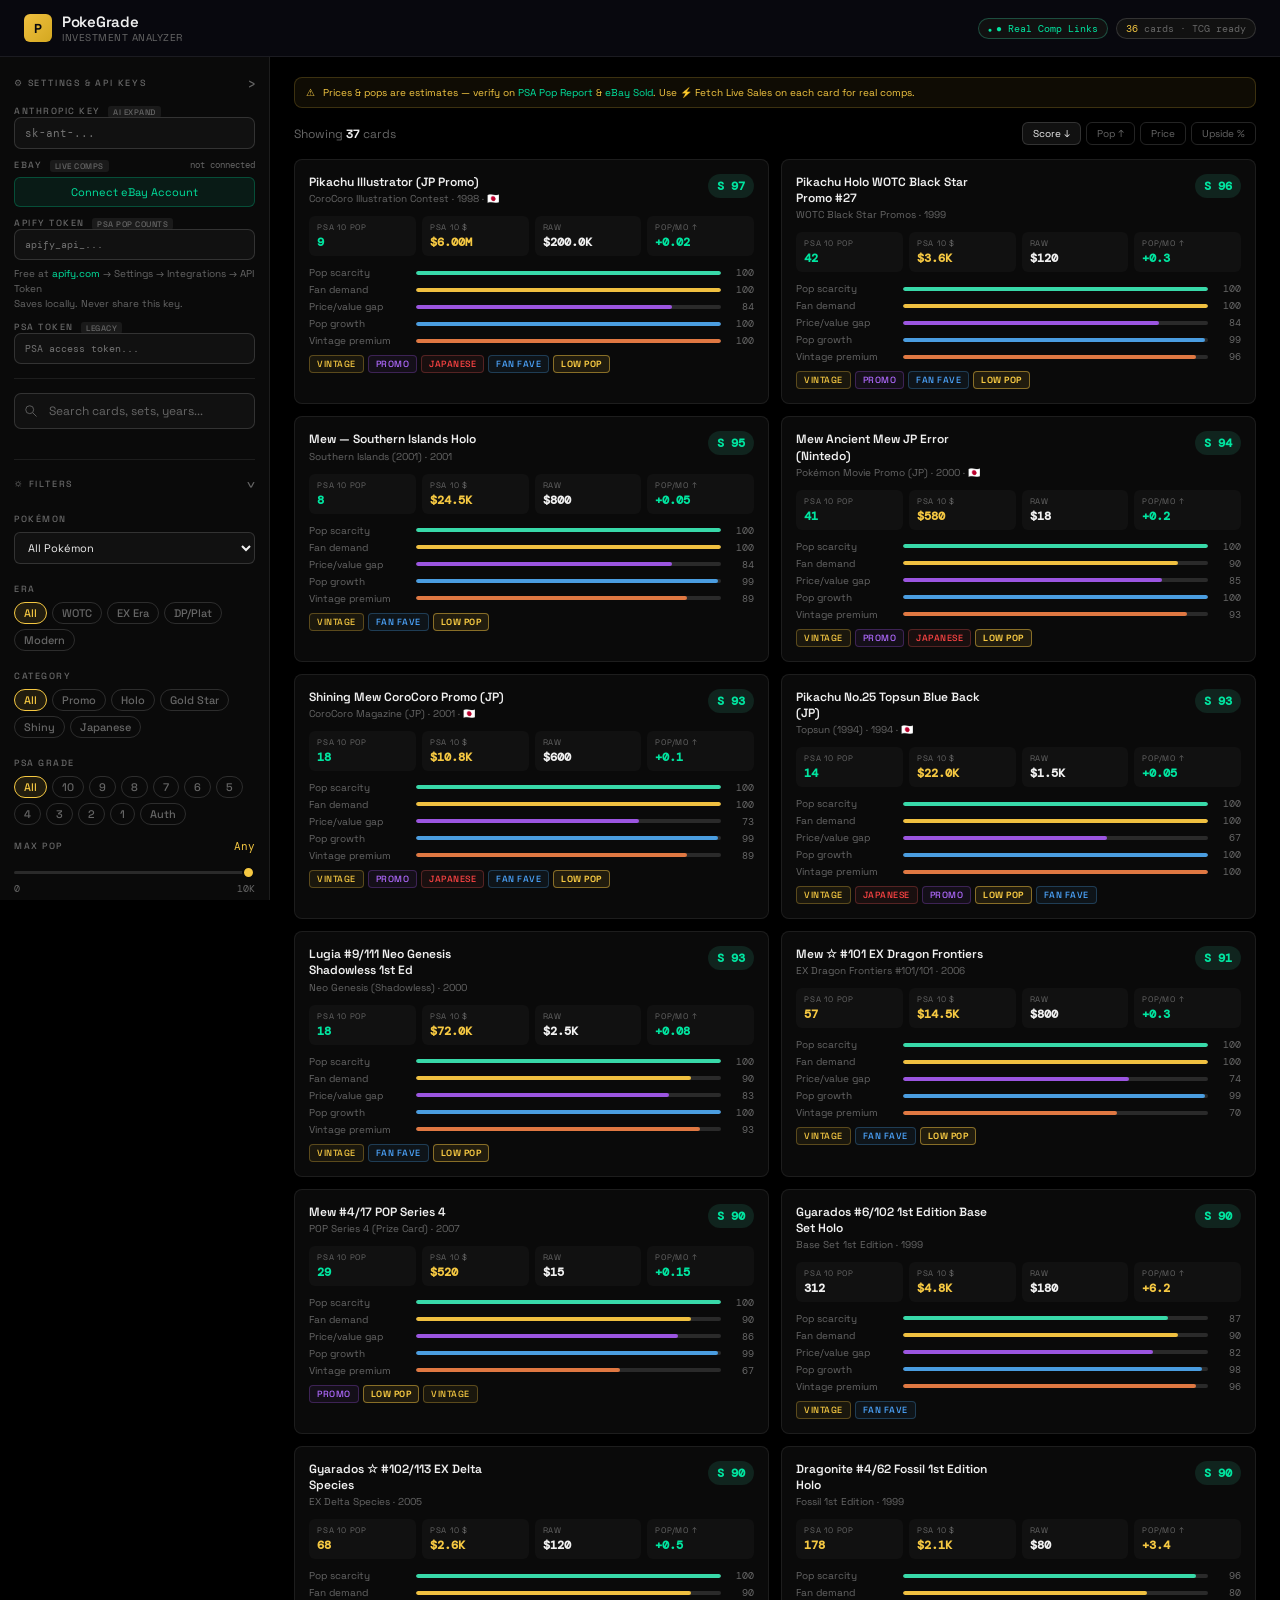
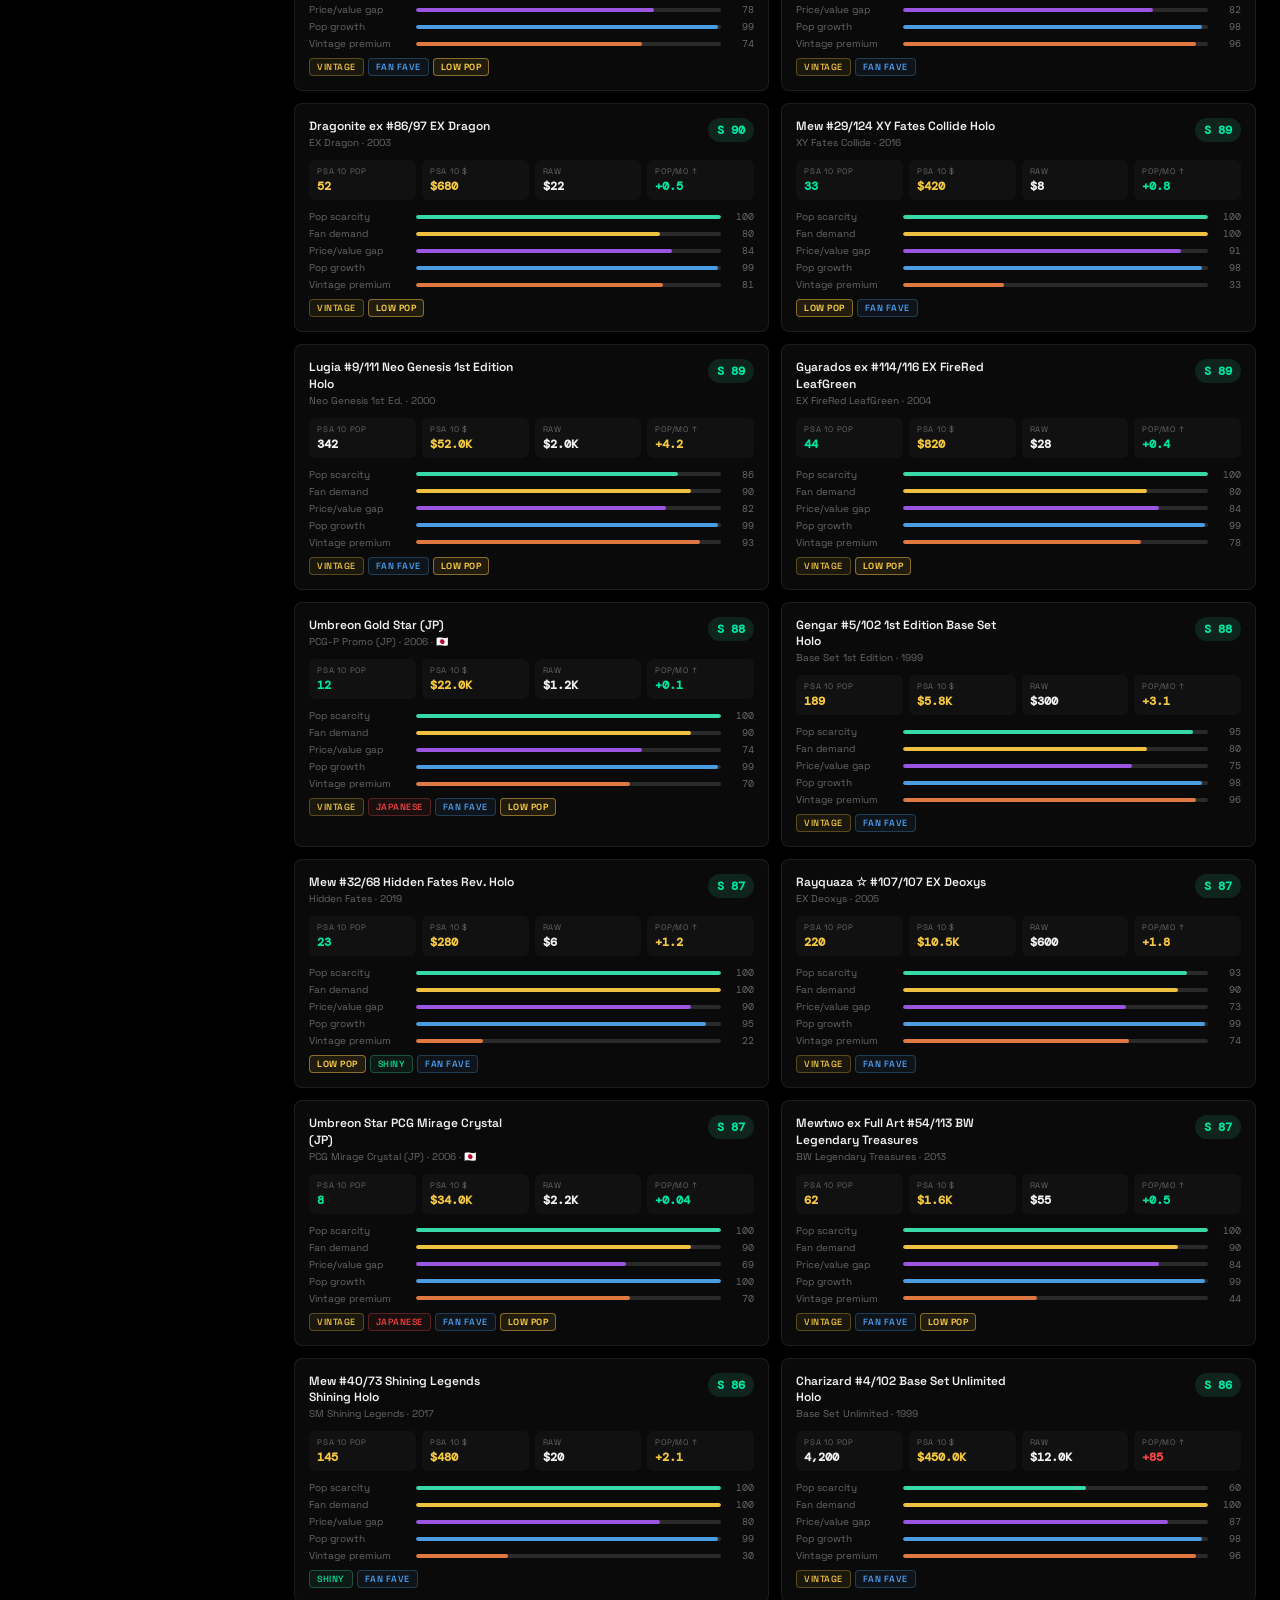
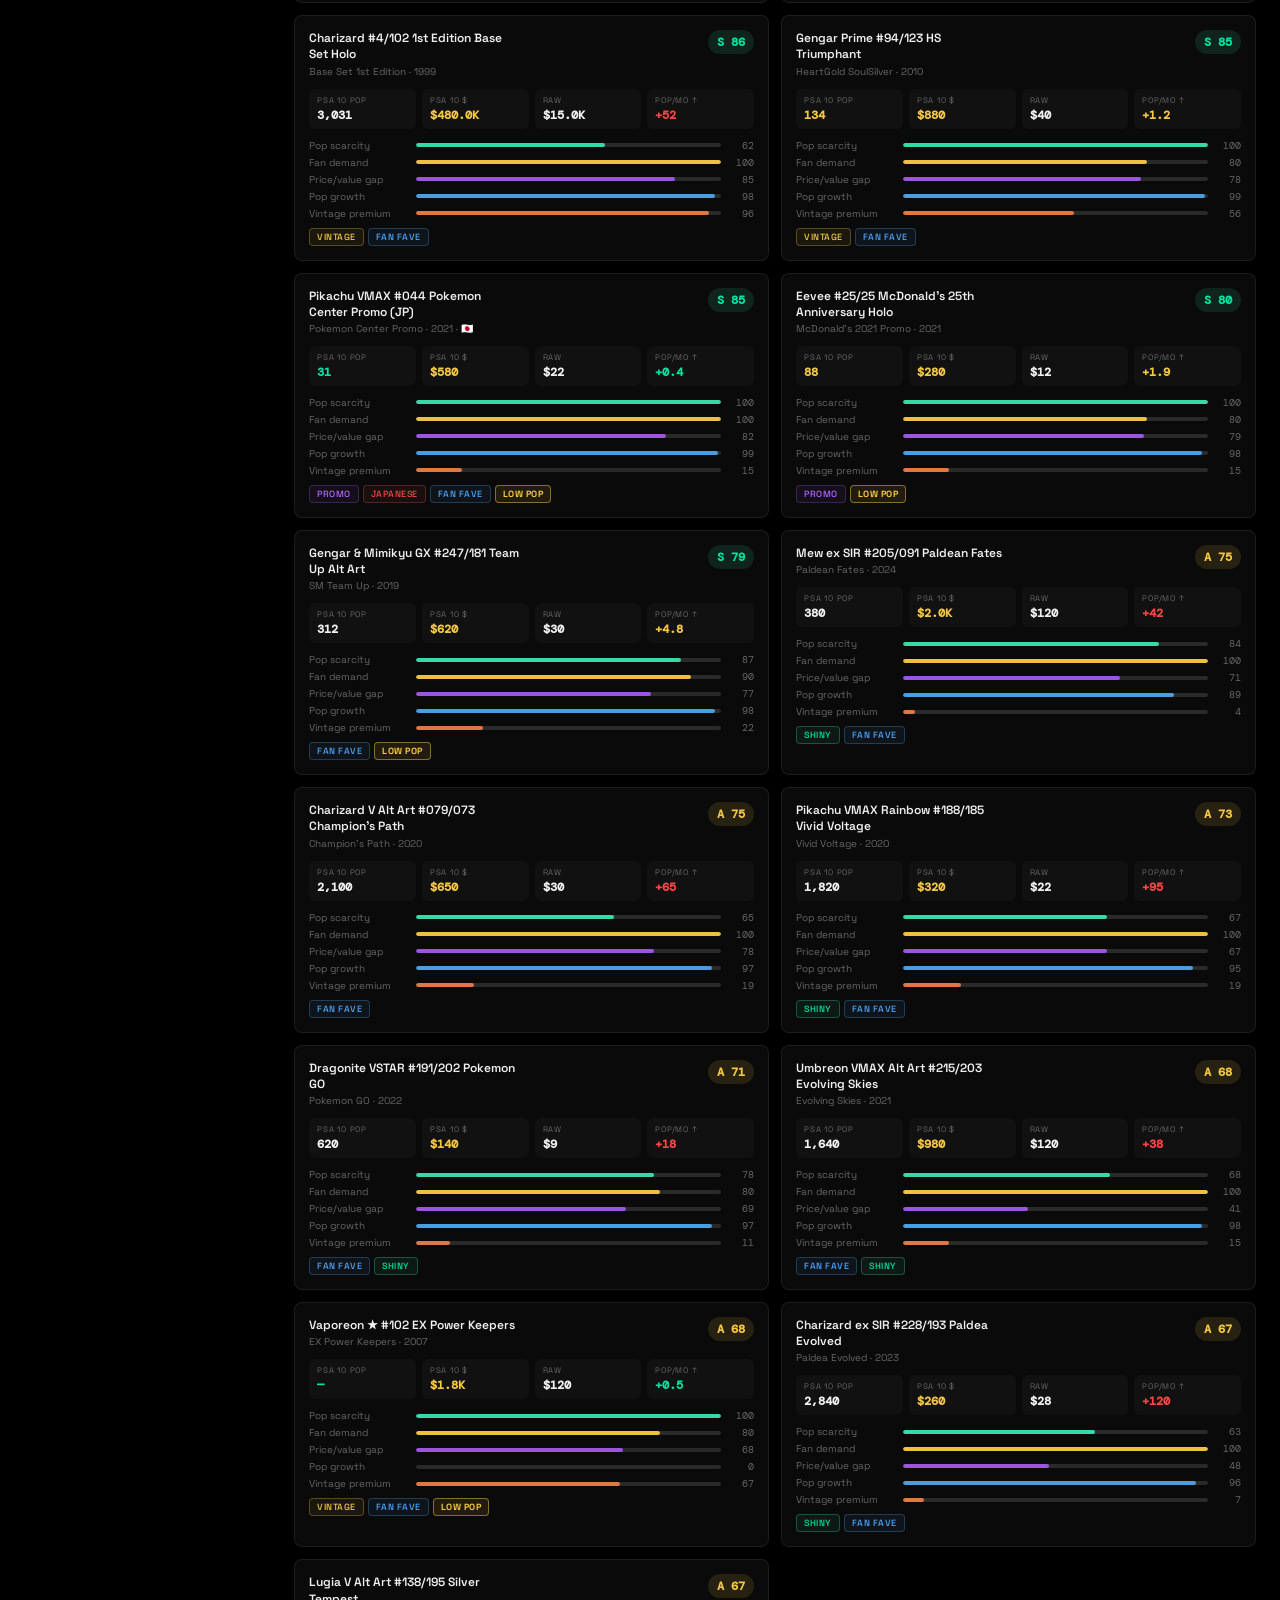
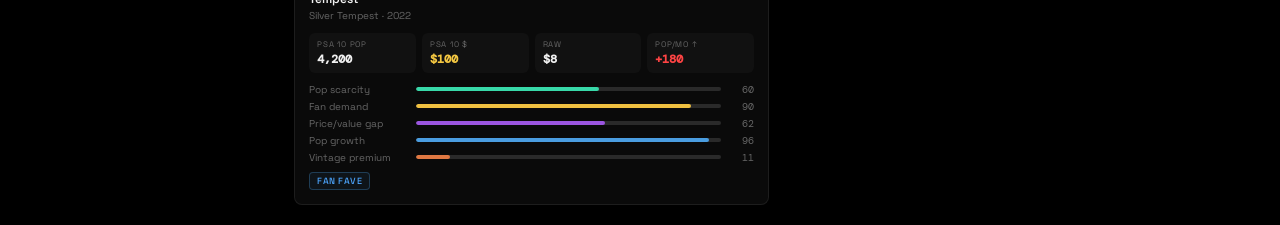
<file: index (11).html>
<!DOCTYPE html>
<html lang="en">
<head>
<meta charset="UTF-8">
<meta name="viewport" content="width=device-width, initial-scale=1.0">
<title>PokeGrade — Card Investment Analyzer</title>
<link href="https://fonts.googleapis.com/css2?family=Space+Grotesk:wght@300;400;500;600;700&family=DM+Mono:wght@400;500&display=swap" rel="stylesheet">
<style>

:root {
  --bg:#000000; --bg2:#0a0a0a; --bg3:#111111; --bg4:#1a1a1a;
  --border:rgba(255,255,255,0.08); --border2:rgba(255,255,255,0.14);
  --text:#f0f0f0; --muted:#666666; --dim:#2a2a2a;
  --gold:#f5c842; --gold2:#d4a820;
  --mint:#00e5a0; --red:#ff4444; --blue:#4da6ff; --purple:#b06aff;
}
*{margin:0;padding:0;box-sizing:border-box;}
html{background:var(--bg);color:var(--text);font-family:'Space Grotesk',sans-serif;}
body{min-height:100vh;}

/* ── Header ── */
header{border-bottom:1px solid var(--border);padding:14px 28px;display:flex;align-items:center;justify-content:space-between;background:rgba(9,9,15,0.95);position:sticky;top:0;z-index:100;backdrop-filter:blur(16px);}
.logo{display:flex;align-items:center;gap:10px;}
.logo-mark{width:30px;height:30px;border-radius:7px;background:linear-gradient(135deg,#f0c040,#d4a820);display:flex;align-items:center;justify-content:center;font-size:14px;font-weight:700;color:#09090f;}
.logo-text{font-size:16px;font-weight:600;letter-spacing:-0.3px;}
.logo-sub{font-size:10px;color:var(--muted);letter-spacing:0.5px;text-transform:uppercase;}
.hdr-right{display:flex;gap:8px;align-items:center;}
.hbadge{font-size:10px;font-family:'DM Mono',monospace;background:var(--bg3);border:1px solid var(--border2);padding:3px 9px;border-radius:20px;color:var(--muted);}
.hbadge.on{color:var(--mint);border-color:rgba(56,217,169,0.3);}
.hbadge.on::before{content:'● ';font-size:7px;}
#dbCount{color:var(--gold);}

/* ── Layout ── */
.app{display:grid;grid-template-columns:270px 1fr;min-height:calc(100vh - 57px);}
.sidebar{border-right:1px solid var(--border);padding:20px 16px;background:var(--bg2);overflow-y:auto;max-height:calc(100vh - 57px);position:sticky;top:57px;}
.main{padding:24px 28px;overflow-y:auto;}

/* ── Sidebar elements ── */
.slabel{font-size:9px;letter-spacing:1.8px;text-transform:uppercase;color:var(--muted);font-weight:500;margin-bottom:8px;display:block;}
.sgroup{margin-bottom:18px;}

/* API key */
.key-wrap{position:relative;}
.key-input{width:100%;padding:8px 32px 8px 10px;background:var(--bg3);border:1px solid var(--border2);border-radius:7px;color:var(--text);font-family:'DM Mono',monospace;font-size:11px;outline:none;transition:border-color 0.2s;}
.key-input:focus{border-color:rgba(56,217,169,0.4);}
.key-check{position:absolute;right:9px;top:50%;transform:translateY(-50%);font-size:12px;color:var(--mint);}
.key-hint{font-size:10px;color:var(--muted);margin-top:5px;line-height:1.5;}
.key-hint a{color:var(--mint);text-decoration:none;}

/* Search */
.search-wrap{position:relative;margin-bottom:16px;}
.search-wrap svg{position:absolute;left:10px;top:50%;transform:translateY(-50%);opacity:0.35;}
.search-input{width:100%;padding:9px 10px 9px 34px;background:var(--bg3);border:1px solid var(--border2);border-radius:7px;color:var(--text);font-family:inherit;font-size:12px;outline:none;transition:border-color 0.2s;}
.search-input:focus{border-color:rgba(240,192,64,0.35);}
.search-input::placeholder{color:var(--muted);}

/* Range sliders */
.range-row{margin-bottom:4px;}
.range-top{display:flex;justify-content:space-between;margin-bottom:4px;}
.range-lbl{font-size:11px;color:var(--muted);}
.range-val{font-size:11px;font-family:'DM Mono',monospace;color:var(--gold);}
input[type=range]{-webkit-appearance:none;width:100%;height:3px;background:var(--dim);border-radius:2px;outline:none;cursor:pointer;}
input[type=range]::-webkit-slider-thumb{-webkit-appearance:none;width:13px;height:13px;border-radius:50%;background:var(--gold);cursor:pointer;border:2px solid var(--bg2);}
.range-ends{display:flex;justify-content:space-between;font-size:10px;font-family:'DM Mono',monospace;color:var(--muted);margin-top:3px;}

/* Chips */
.chip-row{display:flex;flex-wrap:wrap;gap:5px;margin-top:4px;}
.chip{padding:4px 10px;border-radius:20px;font-size:11px;font-weight:500;cursor:pointer;border:1px solid var(--border2);background:transparent;color:var(--muted);transition:all 0.15s;user-select:none;}
.chip:hover{border-color:var(--gold);color:var(--gold);}
.chip.active{background:rgba(240,192,64,0.1);border-color:var(--gold);color:var(--gold);}

/* Weight sliders */
.wrow{display:flex;align-items:center;gap:8px;margin-bottom:7px;}
.wname{font-size:11px;color:var(--text);width:100px;flex-shrink:0;}
.wval{font-size:10px;font-family:'DM Mono',monospace;color:var(--muted);width:16px;text-align:right;}

/* Run + expand buttons */
.run-btn{width:100%;padding:11px;border-radius:8px;font-size:13px;font-weight:600;background:var(--gold);color:#09090f;border:none;cursor:pointer;font-family:inherit;margin-top:4px;letter-spacing:-0.2px;transition:background 0.15s,transform 0.1s;}
.run-btn:hover{background:var(--gold2);}
.run-btn:active{transform:scale(0.98);}
.run-btn:disabled{opacity:0.5;cursor:not-allowed;}

/* AI Expand button */
.expand-btn{width:100%;padding:9px;border-radius:8px;font-size:12px;font-weight:500;background:rgba(74,157,224,0.1);color:var(--blue);border:1px solid rgba(74,157,224,0.3);cursor:pointer;font-family:inherit;margin-top:8px;transition:all 0.2s;display:flex;align-items:center;justify-content:center;gap:6px;}
.expand-btn:hover{background:rgba(74,157,224,0.18);}
.expand-btn:disabled{opacity:0.45;cursor:not-allowed;}
.expand-progress{font-size:10px;font-family:'DM Mono',monospace;color:var(--muted);text-align:center;margin-top:6px;min-height:14px;}

/* Algo box */
.algo-box{margin-top:16px;padding:13px;background:var(--bg3);border-radius:8px;border:1px solid var(--border);}
.algo-box h4{font-size:10px;color:var(--gold);letter-spacing:0.5px;margin-bottom:7px;}
.algo-formula{font-family:'DM Mono',monospace;font-size:10px;color:var(--mint);padding:7px 9px;background:var(--bg2);border-radius:5px;line-height:1.9;}

/* ── Main area ── */
.notice{background:rgba(240,192,64,0.06);border:1px solid rgba(240,192,64,0.2);border-radius:8px;padding:9px 13px;margin-bottom:18px;font-size:11px;color:var(--gold);display:flex;align-items:center;gap:8px;line-height:1.5;}
.notice a{color:var(--mint);text-decoration:none;}

.toolbar{display:flex;align-items:center;justify-content:space-between;margin-bottom:18px;flex-wrap:wrap;gap:10px;}
.result-info{font-size:12px;color:var(--muted);}
.result-info strong{color:var(--text);}
.sort-row{display:flex;gap:5px;}
.sort-btn{font-size:11px;padding:5px 11px;border-radius:6px;cursor:pointer;border:1px solid var(--border2);background:transparent;color:var(--muted);font-family:inherit;transition:all 0.15s;}
.sort-btn.active{background:var(--bg3);color:var(--text);border-color:var(--border2);}

/* ── Card grid ── */
.cards-grid{display:grid;grid-template-columns:repeat(auto-fill,minmax(330px,1fr));gap:12px;}

/* ── Card ── */
.card{background:var(--bg2);border:1px solid var(--border);border-radius:10px;padding:16px;cursor:pointer;transition:border-color 0.2s,box-shadow 0.2s;position:relative;overflow:hidden;}
.card::before{content:'';position:absolute;top:0;left:0;right:0;height:2px;background:linear-gradient(90deg,transparent,var(--score-color,var(--gold)),transparent);opacity:0;transition:opacity 0.2s;}
.card:hover{border-color:var(--border2);box-shadow:0 4px 20px rgba(0,0,0,0.3);}
.card:hover::before,.card.open::before{opacity:1;}
.card.open{border-color:rgba(240,192,64,0.25);}

.card-top{display:flex;justify-content:space-between;align-items:flex-start;margin-bottom:11px;}
.card-name{font-size:13px;font-weight:600;line-height:1.35;max-width:210px;}
.card-set{font-size:10px;color:var(--muted);margin-top:2px;}
.score-pill{padding:4px 9px;border-radius:20px;font-size:12px;font-weight:700;font-family:'DM Mono',monospace;flex-shrink:0;}
.score-s{background:rgba(56,217,169,0.12);color:var(--mint);}
.score-a{background:rgba(240,192,64,0.12);color:var(--gold);}
.score-b{background:rgba(74,157,224,0.12);color:var(--blue);}
.score-c{background:rgba(98,98,122,0.12);color:var(--muted);}

/* Metrics row — tighter */
.metrics{display:grid;grid-template-columns:repeat(4,1fr);gap:6px;margin-bottom:10px;}
.metric{background:var(--bg3);border-radius:6px;padding:7px 8px;}
.metric-lbl{font-size:9px;color:var(--muted);text-transform:uppercase;letter-spacing:0.8px;margin-bottom:2px;}
.metric-val{font-size:13px;font-weight:600;font-family:'DM Mono',monospace;}
.v-green{color:var(--mint);} .v-gold{color:var(--gold);} .v-red{color:var(--red);} .v-blue{color:var(--blue);}

/* Score bars */
.bars{margin-bottom:8px;}
.brow{display:flex;align-items:center;gap:7px;margin-bottom:4px;}
.bname{font-size:10px;color:var(--muted);width:100px;flex-shrink:0;}
.btrack{flex:1;height:4px;background:var(--dim);border-radius:2px;overflow:hidden;}
.bfill{height:100%;border-radius:2px;transition:width 0.6s cubic-bezier(.2,.8,.2,1);}
.bscore{font-size:10px;font-family:'DM Mono',monospace;color:var(--muted);width:26px;text-align:right;}

/* Tags */
.tags{display:flex;flex-wrap:wrap;gap:4px;margin-top:8px;}
.tag{font-size:9px;padding:2px 7px;border-radius:4px;font-weight:500;border:1px solid;text-transform:uppercase;letter-spacing:0.5px;}
.tag-vintage{border-color:rgba(240,192,64,0.3);color:var(--gold);background:rgba(240,192,64,0.07);}
.tag-promo{border-color:rgba(155,85,224,0.3);color:var(--purple);background:rgba(155,85,224,0.07);}
.tag-japanese{border-color:rgba(224,85,85,0.3);color:var(--red);background:rgba(224,85,85,0.07);}
.tag-shiny{border-color:rgba(56,217,169,0.3);color:var(--mint);background:rgba(56,217,169,0.07);}
.tag-fan-fave{border-color:rgba(74,157,224,0.3);color:var(--blue);background:rgba(74,157,224,0.07);}
.tag-low-pop{border-color:rgba(240,192,64,0.5);color:var(--gold);background:rgba(240,192,64,0.1);font-weight:700;}
.tag-ai{border-color:rgba(56,217,169,0.25);color:var(--mint);background:rgba(56,217,169,0.06);}

/* Expand panel */
.detail{display:none;margin-top:12px;padding-top:12px;border-top:1px solid var(--border);}
.detail.open{display:block;}

.dgrid{display:grid;grid-template-columns:1fr 1fr;gap:7px;margin-bottom:10px;}
.ditem .dk{font-size:10px;color:var(--muted);margin-bottom:2px;}
.ditem .dv{font-size:11px;font-family:'DM Mono',monospace;color:var(--text);}
.rationale{font-size:11px;color:var(--muted);line-height:1.6;padding:9px 11px;background:var(--bg3);border-radius:6px;border-left:2px solid var(--gold);}

/* Sparkline */
.spark-wrap{margin-top:12px;padding-top:12px;border-top:1px solid var(--border);}
.spark-hdr{display:flex;align-items:center;justify-content:space-between;margin-bottom:7px;}
.spark-title{font-size:9px;letter-spacing:1.5px;text-transform:uppercase;color:var(--muted);font-weight:500;}
.spark-btns{display:flex;gap:3px;}
.spark-btn{font-size:10px;padding:2px 7px;border-radius:4px;cursor:pointer;border:1px solid var(--border);background:transparent;color:var(--muted);font-family:inherit;transition:all 0.15s;}
.spark-btn.active{background:var(--bg4);color:var(--text);border-color:var(--border2);}
canvas.spark{width:100%;height:68px;display:block;}
.spark-foot{display:flex;justify-content:space-between;margin-top:5px;}
.spark-stat{font-size:10px;font-family:'DM Mono',monospace;}
.spark-stat .sk{font-size:9px;color:var(--muted);text-transform:uppercase;letter-spacing:0.8px;display:block;margin-bottom:1px;}

/* Sales panel */
.sales-wrap{margin-top:12px;padding-top:12px;border-top:1px solid var(--border);}
.sales-hdr{display:flex;align-items:center;justify-content:space-between;margin-bottom:9px;}
.sales-title{font-size:9px;letter-spacing:1.5px;text-transform:uppercase;color:var(--muted);font-weight:500;}
.fetch-btn{display:flex;align-items:center;gap:5px;padding:5px 11px;border-radius:6px;font-size:10px;font-weight:600;background:rgba(74,157,224,0.1);border:1px solid rgba(74,157,224,0.3);color:var(--blue);cursor:pointer;font-family:inherit;transition:all 0.2s;}
.fetch-btn:hover{background:rgba(74,157,224,0.2);}
.fetch-btn:disabled{opacity:0.4;cursor:not-allowed;}
.mini-spin{width:9px;height:9px;border:1.5px solid rgba(74,157,224,0.3);border-top-color:var(--blue);border-radius:50%;animation:spin 0.7s linear infinite;display:none;}
@keyframes spin{to{transform:rotate(360deg);}}
.sale-row{display:grid;grid-template-columns:88px 1fr 80px;align-items:center;gap:6px;padding:5px 8px;border-radius:5px;background:var(--bg3);font-size:10px;margin-bottom:3px;}
.sale-date{font-family:'DM Mono',monospace;color:var(--muted);}
.sale-plat{color:var(--muted);}
.sale-price{font-family:'DM Mono',monospace;font-weight:600;color:var(--mint);text-align:right;}
.trend-row{display:flex;align-items:center;justify-content:space-between;margin-top:7px;padding:7px 9px;border-radius:6px;background:var(--bg);border:1px solid var(--border);font-size:10px;}
.trlbl{color:var(--muted);}
.trbadge{display:inline-flex;align-items:center;gap:3px;padding:2px 7px;border-radius:4px;font-size:9px;font-weight:600;font-family:'DM Mono',monospace;}
.trbadge-up{background:rgba(56,217,169,0.1);color:var(--mint);border:1px solid rgba(56,217,169,0.22);}
.trbadge-dn{background:rgba(224,85,85,0.1);color:var(--red);border:1px solid rgba(224,85,85,0.22);}
.trbadge-fl{background:rgba(240,192,64,0.1);color:var(--gold);border:1px solid rgba(240,192,64,0.22);}
.trval{font-family:'DM Mono',monospace;font-weight:600;}
.sales-err{font-size:10px;color:var(--red);padding:7px 9px;background:rgba(224,85,85,0.07);border-radius:5px;border:1px solid rgba(224,85,85,0.2);line-height:1.5;}
.sales-ph{font-size:10px;color:var(--muted);padding:4px 0;}

/* Skeleton / loading */
@keyframes pulse{0%,100%{opacity:0.3}50%{opacity:0.7}}
.skeleton-card{background:var(--bg2);border:1px solid var(--border);border-radius:10px;padding:16px;animation:pulse 1.5s ease-in-out infinite;}
.skel{background:var(--bg3);border-radius:4px;margin-bottom:7px;}

/* Empty */
.empty{text-align:center;padding:60px 20px;color:var(--muted);}
.empty h3{font-size:17px;margin-bottom:7px;color:var(--text);}

@media(max-width:860px){
  .app{grid-template-columns:1fr;}
  .sidebar{max-height:none;position:static;border-right:none;border-bottom:1px solid var(--border);}
  .metrics{grid-template-columns:repeat(2,1fr);}
  .cards-grid{grid-template-columns:1fr;}
}

  /* Comp links */
  .comp-link{display:flex;align-items:center;gap:8px;padding:7px 10px;border-radius:6px;background:var(--bg3);border:1px solid var(--border);text-decoration:none;color:var(--text);font-size:11px;transition:border-color 0.15s,background 0.15s;}
  .comp-link:hover{border-color:var(--border2);background:var(--bg4);}
  .comp-link span:nth-child(2){flex:1;}
  .comp-dot{width:7px;height:7px;border-radius:50%;flex-shrink:0;}
  .comp-arrow{color:var(--muted);font-size:12px;}


.psa-confirmed{animation:fadeUp 0.3s ease both;}


  /* Collapsible sections */
  .collapsible-hdr{display:flex;align-items:center;justify-content:space-between;cursor:pointer;padding:2px 0;user-select:none;}
  .collapsible-hdr:hover .slabel{color:var(--text);}
  .collapse-arrow{color:var(--muted);font-size:1rem;transition:transform 0.2s;transform:rotate(0deg);line-height:1;}
  .collapse-arrow.open{transform:rotate(90deg);}
  .collapsible-body{display:none;overflow:hidden;}
  .collapsible-body.open{display:block;}
  .mini-label{font-size:9px;letter-spacing:1.5px;text-transform:uppercase;color:var(--muted);font-weight:500;}
  .badge-tag{font-size:8px;padding:1px 5px;border-radius:3px;background:var(--bg4);color:var(--muted);margin-left:4px;letter-spacing:0.5px;vertical-align:middle;}

  /* Cleaner header */
  header{padding:12px 24px;}
  .logo-mark{width:28px;height:28px;border-radius:6px;font-size:13px;}
  .logo-text{font-size:15px;}

  /* Cleaner sidebar */
  .sidebar{padding:16px 14px;}
  .sgroup{margin-bottom:14px;padding-bottom:14px;border-bottom:1px solid var(--border);}
  .sgroup:last-child{border-bottom:none;}

  /* Tighter chips */
  .chip{padding:3px 9px;font-size:11px;}

  /* Range top inline */
  .range-top{display:flex;justify-content:space-between;align-items:center;margin-bottom:5px;}

  /* Cleaner cards */
  .card{border-radius:8px;padding:14px;}
  .card-name{font-size:12px;}
  .card-set{font-size:10px;}
  .metric{padding:6px 8px;}
  .metric-lbl{font-size:8px;}
  .metric-val{font-size:12px;}

  /* Cleaner main */
  .main{padding:20px 24px;}
  .notice{font-size:10px;padding:7px 11px;margin-bottom:14px;}

  /* Better toolbar */
  .toolbar{margin-bottom:14px;}
  .sort-btn{font-size:10px;padding:4px 10px;}

</style>
</head>
<body>

<header>
  <div class="logo">
    <div class="logo-mark">P</div>
    <div>
      <div class="logo-text">PokeGrade</div>
      <div class="logo-sub">Investment Analyzer</div>
    </div>
  </div>
  <div class="hdr-right">
    <div class="hbadge on" id="ebayStatusBadge">● Real Comp Links</div>
    <div class="hbadge"><span id="dbCount">36</span> cards · <span id="tcgStatus" style="color:var(--muted)">TCG ready</span></div>
  </div>
</header>

<div class="app">
  <aside class="sidebar">

    <!-- ⚙ Settings (collapsed by default) -->
    <div class="sgroup">
      <div class="collapsible-hdr" onclick="toggleSection('settingsBody','settingsArrow')">
        <span class="slabel" style="margin-bottom:0">&#9881; Settings &amp; API Keys</span>
        <span class="collapse-arrow" id="settingsArrow">&#8250;</span>
      </div>
      <div class="collapsible-body open" id="settingsBody">
        <div style="margin-top:12px">
          <div class="mini-label">Anthropic Key <span class="badge-tag">AI Expand</span></div>
          <div class="key-wrap">
            <input class="key-input" type="password" id="apiKey" placeholder="sk-ant-..." oninput="saveKey(this.value)">
            <span class="key-check" id="keyCheck"></span>
          </div>
        </div>
        <div style="margin-top:10px">
          <div style="display:flex;align-items:center;justify-content:space-between;margin-bottom:6px;">
            <div class="mini-label">eBay <span class="badge-tag">Live Comps</span></div>
            <span id="ebayConnectStatus" style="font-size:9px;font-family:'DM Mono',monospace;color:var(--muted);">not connected</span>
          </div>
          <button onclick="connectEbay()" id="ebayConnectBtn" style="width:100%;padding:7px;background:rgba(0,229,160,0.08);border:1px solid rgba(0,229,160,0.25);color:var(--mint);border-radius:6px;font-size:11px;font-family:inherit;cursor:pointer;transition:all 0.2s;">
            Connect eBay Account
          </button>
        </div>
        <div style="margin-top:10px">
          <div class="mini-label">Apify Token <span class="badge-tag">PSA Pop Counts</span></div>
          <div class="key-wrap">
            <input class="key-input" type="password" id="apifyToken" placeholder="apify_api_..." oninput="saveApifyToken(this.value)" style="font-size:10px;">
            <span class="key-check" id="apifyTokenCheck"></span>
          </div>
          <div class="key-hint" style="margin-top:6px">
            Free at <a href="https://apify.com" target="_blank">apify.com</a> → Settings → Integrations → API Token<br>
            Saves locally. Never share this key.
          </div>
        </div>
        <div style="margin-top:10px">
          <div class="mini-label">PSA Token <span class="badge-tag">Legacy</span></div>
          <div class="key-wrap">
            <input class="key-input" type="password" id="psaToken" placeholder="PSA access token..." oninput="savePsaToken(this.value)" style="font-size:10px;">
            <span class="key-check" id="psaTokenCheck"></span>
          </div>
        </div>
      </div>
    </div>

    <!-- Search -->
    <div class="sgroup">
      <div class="search-wrap">
        <svg width="14" height="14" viewBox="0 0 16 16" fill="none" stroke="white"><circle cx="6.5" cy="6.5" r="4.5"/><path d="M10.5 10.5L14 14" stroke-linecap="round"/></svg>
        <input class="search-input" type="text" id="cardSearch" placeholder="Search cards, sets, years..." oninput="if(analysisRun)renderCards()">
      </div>
    </div>

    <!-- Filters -->
    <div class="sgroup">
      <div class="collapsible-hdr" onclick="toggleSection('filtersBody','filtersArrow')">
        <span class="slabel" style="margin-bottom:0">&#9965; Filters</span>
        <span class="collapse-arrow open" id="filtersArrow">&#8250;</span>
      </div>
      <div class="collapsible-body open" id="filtersBody">
        <div style="margin-top:12px">
          <span class="mini-label">Pokémon</span>
          <div style="display:flex;gap:6px;margin-top:5px;align-items:center;">
            <select id="pokemonSelect" onchange="onPokemonSelect(this.value)"  style="flex:1;background:var(--bg3);border:1px solid var(--border2);color:var(--text);font-family:inherit;font-size:11px;padding:7px 9px;border-radius:6px;outline:none;cursor:pointer;">
              <option value="all">All Pokémon</option>
              <optgroup label="⭐ Fan Favorites">
                <option value="pikachu">Pikachu</option>
                <option value="charizard">Charizard</option>
                <option value="mew">Mew</option>
                <option value="mewtwo">Mewtwo</option>
                <option value="lugia">Lugia</option>
                <option value="umbreon">Umbreon</option>
                <option value="gengar">Gengar</option>
                <option value="eevee">Eevee</option>
                <option value="rayquaza">Rayquaza</option>
                <option value="gyarados">Gyarados</option>
                <option value="dragonite">Dragonite</option>
                <option value="blaziken">Blaziken</option>
                <option value="garchomp">Garchomp</option>
                <option value="lucario">Lucario</option>
                <option value="gardevoir">Gardevoir</option>
                <option value="sylveon">Sylveon</option>
              </optgroup>
              <optgroup label="── Gen 1 (Kanto)">
                <option value="bulbasaur">Bulbasaur</option>
                <option value="charmander">Charmander</option>
                <option value="squirtle">Squirtle</option>
                <option value="blastoise">Blastoise</option>
                <option value="venusaur">Venusaur</option>
                <option value="alakazam">Alakazam</option>
                <option value="machamp">Machamp</option>
                <option value="golem">Golem</option>
                <option value="nidoking">Nidoking</option>
                <option value="clefable">Clefable</option>
                <option value="jolteon">Jolteon</option>
                <option value="flareon">Flareon</option>
                <option value="vaporeon">Vaporeon</option>
                <option value="snorlax">Snorlax</option>
                <option value="articuno">Articuno</option>
                <option value="zapdos">Zapdos</option>
                <option value="moltres">Moltres</option>
              </optgroup>
              <optgroup label="── Gen 2 (Johto)">
                <option value="ho-oh">Ho-Oh</option>
                <option value="celebi">Celebi</option>
                <option value="espeon">Espeon</option>
                <option value="tyranitar">Tyranitar</option>
                <option value="suicune">Suicune</option>
                <option value="entei">Entei</option>
                <option value="raikou">Raikou</option>
                <option value="ampharos">Ampharos</option>
              </optgroup>
              <optgroup label="── Gen 3 (Hoenn)">
                <option value="kyogre">Kyogre</option>
                <option value="groudon">Groudon</option>
                <option value="deoxys">Deoxys</option>
                <option value="latias">Latias</option>
                <option value="latios">Latios</option>
                <option value="absol">Absol</option>
                <option value="flygon">Flygon</option>
                <option value="salamence">Salamence</option>
                <option value="metagross">Metagross</option>
              </optgroup>
              <optgroup label="── Gen 4 (Sinnoh)">
                <option value="dialga">Dialga</option>
                <option value="palkia">Palkia</option>
                <option value="giratina">Giratina</option>
                <option value="leafeon">Leafeon</option>
                <option value="glaceon">Glaceon</option>
                <option value="togekiss">Togekiss</option>
                <option value="rotom">Rotom</option>
              </optgroup>
              <optgroup label="── Gen 5 (Unova)">
                <option value="reshiram">Reshiram</option>
                <option value="zekrom">Zekrom</option>
                <option value="kyurem">Kyurem</option>
                <option value="zoroark">Zoroark</option>
                <option value="chandelure">Chandelure</option>
              </optgroup>
              <optgroup label="── Gen 6 (Kalos)">
                <option value="xerneas">Xerneas</option>
                <option value="yveltal">Yveltal</option>
                <option value="zygarde">Zygarde</option>
                <option value="greninja">Greninja</option>
              </optgroup>
              <optgroup label="── Gen 7 (Alola)">
                <option value="solgaleo">Solgaleo</option>
                <option value="lunala">Lunala</option>
                <option value="necrozma">Necrozma</option>
                <option value="mimikyu">Mimikyu</option>
              </optgroup>
              <optgroup label="── Gen 8 (Galar)">
                <option value="zacian">Zacian</option>
                <option value="zamazenta">Zamazenta</option>
                <option value="eternatus">Eternatus</option>
                <option value="urshifu">Urshifu</option>
              </optgroup>
              <optgroup label="── Gen 9 (Paldea)">
                <option value="koraidon">Koraidon</option>
                <option value="miraidon">Miraidon</option>
                <option value="iron-valiant">Iron Valiant</option>
                <option value="roaring-moon">Roaring Moon</option>
              </optgroup>
            </select>
          </div>
          <div id="pokemonChips" style="display:none"></div>
        </div>
        <div style="margin-top:12px">
          <span class="mini-label">Era</span>
          <div class="chip-row" id="eraChips" style="margin-top:5px">
            <div class="chip active" onclick="toggleChip(this,'era')" data-val="all">All</div>
            <div class="chip" onclick="toggleChip(this,'era')" data-val="wotc">WOTC</div>
            <div class="chip" onclick="toggleChip(this,'era')" data-val="ex">EX Era</div>
            <div class="chip" onclick="toggleChip(this,'era')" data-val="dp">DP/Plat</div>
            <div class="chip" onclick="toggleChip(this,'era')" data-val="modern">Modern</div>
          </div>
        </div>
        <div style="margin-top:12px">
          <span class="mini-label">Category</span>
          <div class="chip-row" id="catChips" style="margin-top:5px">
            <div class="chip active" onclick="toggleChip(this,'cat')" data-val="all">All</div>
            <div class="chip" onclick="toggleChip(this,'cat')" data-val="promo">Promo</div>
            <div class="chip" onclick="toggleChip(this,'cat')" data-val="holo">Holo</div>
            <div class="chip" onclick="toggleChip(this,'cat')" data-val="gold-star">Gold Star</div>
            <div class="chip" onclick="toggleChip(this,'cat')" data-val="shiny">Shiny</div>
            <div class="chip" onclick="toggleChip(this,'cat')" data-val="japanese">Japanese</div>
          </div>
        </div>
        <div style="margin-top:12px">
          <span class="mini-label">PSA Grade</span>
          <div class="chip-row" id="gradeChips" style="margin-top:5px">
            <div class="chip active" onclick="toggleChip(this,'grade')" data-val="all">All</div>
            <div class="chip" onclick="toggleChip(this,'grade')" data-val="10">10</div>
            <div class="chip" onclick="toggleChip(this,'grade')" data-val="9">9</div>
            <div class="chip" onclick="toggleChip(this,'grade')" data-val="8">8</div>
            <div class="chip" onclick="toggleChip(this,'grade')" data-val="7">7</div>
            <div class="chip" onclick="toggleChip(this,'grade')" data-val="6">6</div>
            <div class="chip" onclick="toggleChip(this,'grade')" data-val="5">5</div>
            <div class="chip" onclick="toggleChip(this,'grade')" data-val="4">4</div>
            <div class="chip" onclick="toggleChip(this,'grade')" data-val="3">3</div>
            <div class="chip" onclick="toggleChip(this,'grade')" data-val="2">2</div>
            <div class="chip" onclick="toggleChip(this,'grade')" data-val="1">1</div>
            <div class="chip" onclick="toggleChip(this,'grade')" data-val="auth">Auth</div>
          </div>
        </div>
        <div style="margin-top:14px">
          <div class="range-top"><span class="mini-label">Max Pop</span><span class="range-val" id="popVal">Any</span></div>
          <input type="range" id="popRange" min="0" max="10000" value="10000" step="100" oninput="document.getElementById('popVal').textContent=parseInt(this.value)>=10000?'Any':'≤ '+parseInt(this.value).toLocaleString();if(analysisRun)renderCards()">
          <div class="range-ends"><span>0</span><span>10K</span></div>
        </div>
        <div style="margin-top:12px">
          <div class="range-top"><span class="mini-label">Max Price</span><span class="range-val" id="priceVal">Any</span></div>
          <input type="range" id="priceRange" min="0" max="100" value="100" step="1" oninput="onPriceSlide(this.value)">
          <div class="range-ends"><span>$0</span><span>$10M</span></div>
        </div>
      </div>
    </div>

    <!-- Score Weights -->
    <div class="sgroup">
      <div class="collapsible-hdr" onclick="toggleSection('weightsBody','weightsArrow')">
        <span class="slabel" style="margin-bottom:0">&#9868; Score Weights</span>
        <span class="collapse-arrow" id="weightsArrow">&#8250;</span>
      </div>
      <div class="collapsible-body" id="weightsBody">
        <div style="margin-top:12px" id="weightSliders">
          <div class="wrow"><span class="wname">Pop Scarcity</span><input type="range" min="0" max="10" value="8" class="weight-input" data-key="popScarcity" style="flex:1;height:3px" oninput="updateWeights()"><span class="wval" id="w-popScarcity">8</span></div>
          <div class="wrow"><span class="wname">Fan Demand</span><input type="range" min="0" max="10" value="7" class="weight-input" data-key="fanDemand" style="flex:1;height:3px" oninput="updateWeights()"><span class="wval" id="w-fanDemand">7</span></div>
          <div class="wrow"><span class="wname">Price / Value</span><input type="range" min="0" max="10" value="6" class="weight-input" data-key="priceValue" style="flex:1;height:3px" oninput="updateWeights()"><span class="wval" id="w-priceValue">6</span></div>
          <div class="wrow"><span class="wname">Pop Growth</span><input type="range" min="0" max="10" value="5" class="weight-input" data-key="popGrowth" style="flex:1;height:3px" oninput="updateWeights()"><span class="wval" id="w-popGrowth">5</span></div>
          <div class="wrow"><span class="wname">Vintage Age</span><input type="range" min="0" max="10" value="4" class="weight-input" data-key="vintage" style="flex:1;height:3px" oninput="updateWeights()"><span class="wval" id="w-vintage">4</span></div>
        </div>
      </div>
    </div>

    <button class="run-btn" id="runBtn" onclick="runAnalysis()">&#9889; Run Analysis</button>
    <button class="expand-btn" id="expandBtn" onclick="expandDatabase()">
      <span>&#10024;</span><span id="expandBtnTxt">AI Expand Database</span>
    </button>
    <div class="expand-progress" id="expandProgress"></div>

  </aside>

  <main class="main">

    <div class="notice">
      <span>&#9888;</span>
      <span>Prices &amp; pops are estimates — verify on <a href="https://www.psacard.com/pop" target="_blank">PSA Pop Report</a> &amp; <a href="https://www.ebay.com/sh/research" target="_blank">eBay Sold</a>. Use &#9889; Fetch Live Sales on each card for real comps.</span>
    </div>
    <div id="tcgLoadBar" style="display:none;background:var(--bg2);border:1px solid var(--border);border-radius:8px;padding:14px 16px;margin-bottom:16px;">
      <div style="display:flex;align-items:center;justify-content:space-between;margin-bottom:8px;">
        <span style="font-size:11px;color:var(--text);font-weight:600;" id="tcgLoadMsg">Loading cards...</span>
        <span style="font-size:10px;font-family:'DM Mono',monospace;color:var(--muted);" id="tcgLoadCount"></span>
      </div>
      <div style="height:3px;background:var(--dim);border-radius:2px;overflow:hidden;">
        <div id="tcgLoadProgress" style="height:100%;background:var(--gold);border-radius:2px;width:0%;transition:width 0.3s;"></div>
      </div>
    </div>

    <div class="toolbar">
      <div class="result-info">Showing <strong id="countDisplay">—</strong> cards</div>
      <div class="sort-row">
        <button class="sort-btn active" onclick="setSort('score',this)">Score &#8595;</button>
        <button class="sort-btn" onclick="setSort('pop',this)">Pop &#8593;</button>
        <button class="sort-btn" onclick="setSort('price',this)">Price</button>
        <button class="sort-btn" onclick="setSort('upside',this)">Upside %</button>
      </div>
    </div>

    <div class="cards-grid" id="cardsGrid"></div>

  </main>
</div>

<script>
// ─── Data ─────────────────────────────────────────────────────────────────────
const CARDS = [
  {
    id:1, name:"Mew ☆ #101 EX Dragon Frontiers", set:"EX Dragon Frontiers #101/101", year:2006,
    pokemon:"mew", era:"ex", cat:"gold-star", japanese:false,
    pop10:57, popGrowthPerMonth:0.3, marketPrice:12000, psa10Price:14500,
    rawPrice:800, fanTier:10,
    tags:["vintage","fan-fave","low-pop"],
    rationale:"Mew Gold Star sits at only 57 PSA 10 copies — one of the lowest genuine populations of any Gold Star. Foil wear kills grades. Fan demand is elite tier, Charizard Gold Star commands 3x more despite Mew being rarer in PSA 10.",
    detail:{ distribution:"EX Dragon Frontiers boosters", gradeRate:"~3%", psaSubmit:"~1,900", note:"Japanese version even scarcer" }
  },
  {
    id:2, name:"Shining Mew CoroCoro Promo (JP)", set:"CoroCoro Magazine (JP)", year:2001,
    pokemon:"mew", era:"wotc", cat:"promo", japanese:true,
    pop10:18, popGrowthPerMonth:0.1, marketPrice:9500, psa10Price:10800,
    rawPrice:600, fanTier:10,
    tags:["vintage","promo","japanese","fan-fave","low-pop"],
    rationale:"Magazine peel damage destroyed most copies. Pop 10 of just 18 is extraordinary for a 2001 promo. English collectors are just starting to notice Japanese promos — pricing hasn't caught up.",
    detail:{ distribution:"CoroCoro May 2001 insert", gradeRate:"<2%", psaSubmit:"~950", note:"Must be peeled from cardboard backing" }
  },
  {
    id:3, name:"Mew — Southern Islands Holo", set:"Southern Islands (2001)", year:2001,
    pokemon:"mew", era:"wotc", cat:"holo", japanese:false,
    pop10:8, popGrowthPerMonth:0.05, marketPrice:22000, psa10Price:24500,
    rawPrice:800, fanTier:10,
    tags:["vintage","fan-fave","low-pop"],
    rationale:"Single-digit PSA 10 pop. Cards were folded in booklets — centering and print lines are endemic. This is arguably the rarest English Mew in PSA 10 that most collectors don't know about.",
    detail:{ distribution:"Mail-in promotion 2001", gradeRate:"<1%", psaSubmit:"~780", note:"Booklet fold causes centering issues" }
  },
  {
    id:4, name:"Mew #29/124 XY Fates Collide Holo", set:"XY Fates Collide", year:2016,
    pokemon:"mew", era:"ex", cat:"holo", japanese:false,
    pop10:33, popGrowthPerMonth:0.8, marketPrice:280, psa10Price:420,
    rawPrice:8, fanTier:10,
    tags:["low-pop","fan-fave"],
    rationale:"Pop of 33 PSA 10s is shockingly low for a 2016 English holo. XY era is completely overlooked right now — priced at $220 but has 10x upside if XY nostalgia follows the Base Set trajectory.",
    detail:{ distribution:"XY Fates Collide booster packs", gradeRate:"~12%", psaSubmit:"~275", note:"Low submission rate — most copies are ungraded" }
  },
  {
    id:5, name:"Mew #32/68 Hidden Fates Rev. Holo", set:"Hidden Fates", year:2019,
    pokemon:"mew", era:"modern", cat:"holo", japanese:false,
    pop10:23, popGrowthPerMonth:1.2, marketPrice:180, psa10Price:280,
    rawPrice:6, fanTier:10,
    tags:["low-pop","shiny","fan-fave"],
    rationale:"Sub-25 PSA 10 pop on a modern reverse holo from a beloved set is remarkable. Reverse holos are dismissed vs Shiny Vaults — but this artifact of inattention is the opportunity.",
    detail:{ distribution:"Hidden Fates booster packs", gradeRate:"~8%", psaSubmit:"~290", note:"Shiny Vault cards capture all attention" }
  },
  {
    id:6, name:"Mew #40/73 Shining Legends Shining Holo", set:"SM Shining Legends", year:2017,
    pokemon:"mew", era:"modern", cat:"shiny", japanese:false,
    pop10:145, popGrowthPerMonth:2.1, marketPrice:380, psa10Price:480,
    rawPrice:20, fanTier:10,
    tags:["shiny","fan-fave"],
    rationale:"Beautiful alt-art shiny Mew from 2017. Most copies were played, not collected. Pop is still manageable for a shiny card of this quality and the artwork is one of the best modern Mews.",
    detail:{ distribution:"SM Shining Legends booster packs", gradeRate:"~15%", psaSubmit:"~965", note:"Shining mechanic = silver foil edges" }
  },
  {
    id:7, name:"Charizard #4/102 Base Set Unlimited Holo", set:"Base Set Unlimited", year:1999,
    pokemon:"charizard", era:"wotc", cat:"holo", japanese:false,
    pop10:4200, popGrowthPerMonth:85, marketPrice:420000, psa10Price:450000,
    rawPrice:12000, fanTier:10,
    tags:["vintage","fan-fave"],
    rationale:"The most famous card in existence. Pop is enormous but demand is equally massive. The benchmark for all investment comparisons — but growth rate is slowing as the pop climbs.",
    detail:{ distribution:"Base Set Unlimited boosters", gradeRate:"~3.5%", psaSubmit:"~120,000", note:"Never truly 'undervalued' — market is efficient" }
  },
  {
    id:8, name:"Lugia #9/111 Neo Genesis 1st Edition Holo", set:"Neo Genesis 1st Ed.", year:2000,
    pokemon:"lugia", era:"wotc", cat:"holo", japanese:false,
    pop10:342, popGrowthPerMonth:4.2, marketPrice:48000, psa10Price:52000,
    rawPrice:2000, fanTier:9,
    tags:["vintage","fan-fave","low-pop"],
    rationale:"Lugia 1st Ed PSA 10 is far more rare than Charizard 1st Ed but commands less than half the price. The fan base is massive post-Gen-2 nostalgia and the card is genuinely hard to find in gem mint.",
    detail:{ distribution:"Neo Genesis 1st Ed. boosters", gradeRate:"~2.8%", psaSubmit:"~12,200", note:"Print lines are endemic in Neo era" }
  },
  {
    id:9, name:"Pikachu Illustrator (JP Promo)", set:"CoroCoro Illustration Contest", year:1998,
    pokemon:"pikachu", era:"wotc", cat:"promo", japanese:true,
    pop10:9, popGrowthPerMonth:0.02, marketPrice:5500000, psa10Price:6000000,
    rawPrice:200000, fanTier:10,
    tags:["vintage","promo","japanese","fan-fave","low-pop"],
    rationale:"9 PSA 10 copies in existence. The most valuable Pokémon card period. Not 'undervalued' per se — but one of the clearest examples of pop scarcity driving value to absurd levels.",
    detail:{ distribution:"Illustration contest prize (39 copies total)", gradeRate:"23%", psaSubmit:"~39", note:"Most famous individual card ever" }
  },
  {
    id:10, name:"Umbreon Gold Star (JP)", set:"PCG-P Promo (JP)", year:2006,
    pokemon:"umbreon", era:"ex", cat:"gold-star", japanese:true,
    pop10:12, popGrowthPerMonth:0.1, marketPrice:18000, psa10Price:22000,
    rawPrice:1200, fanTier:9,
    tags:["vintage","japanese","fan-fave","low-pop"],
    rationale:"Japanese Umbreon Gold Star has one of the lowest PSA 10 pops of any Gold Star. English version commands more but JP version is rarer. The gap is closing fast as collectors wise up.",
    detail:{ distribution:"PCG-P Lottery/promotional event", gradeRate:"~2%", psaSubmit:"~600", note:"Different artwork from English version" }
  },
  {
    id:11, name:"Mew ex SIR #205/091 Paldean Fates", set:"Paldean Fates", year:2024,
    pokemon:"mew", era:"modern", cat:"shiny", japanese:false,
    pop10:380, popGrowthPerMonth:42, marketPrice:1400, psa10Price:2000,
    rawPrice:120, fanTier:10,
    tags:["shiny","fan-fave"],
    rationale:"Shiny Illustration Rare Mew from the Mew-themed anniversary set. 30th anniversary positioning will boost demand significantly. Pop is growing but 35% price upside vs raw still visible.",
    detail:{ distribution:"Paldean Fates booster packs", gradeRate:"~22%", psaSubmit:"~1,725", note:"SIR treatment = gold border + art extension" }
  },
  {
    id:12, name:"Gengar #5/102 1st Edition Base Set Holo", set:"Base Set 1st Edition", year:1999,
    pokemon:"gengar", era:"wotc", cat:"holo", japanese:false,
    pop10:189, popGrowthPerMonth:3.1, marketPrice:4200, psa10Price:5800,
    rawPrice:300, fanTier:8,
    tags:["vintage","fan-fave"],
    rationale:"Gengar is a top-3 fan favorite but trades at 5-10% of Charizard 1st Ed price. The shadow box art on Base Set Gengar is iconic. Pop is modest — 189 PSA 10s is low for a card this beloved.",
    detail:{ distribution:"Base Set 1st Edition boosters", gradeRate:"~3.2%", psaSubmit:"~5,900", note:"Shadow box art variant is distinct" }
  },
  {
    id:13, name:"Mew Ancient Mew JP Error (Nintedo)", set:"Pokémon Movie Promo (JP)", year:2000,
    pokemon:"mew", era:"wotc", cat:"promo", japanese:true,
    pop10:41, popGrowthPerMonth:0.2, marketPrice:420, psa10Price:580,
    rawPrice:18, fanTier:9,
    tags:["vintage","promo","japanese","low-pop"],
    rationale:"First print has 'Nintedo' misprinted instead of 'Nintendo'. Error + promo + Japanese = triple collector premium that the current price doesn't reflect. Pop is tiny at 41 PSA 10 copies.",
    detail:{ distribution:"Pokémon 2000 movie promos (JP)", gradeRate:"~6%", psaSubmit:"~685", note:"Error on copyright line: 'Nintedo'" }
  },
  {
    id:14, name:"Pikachu VMAX Rainbow #188/185 Vivid Voltage", set:"Vivid Voltage", year:2020,
    pokemon:"pikachu", era:"modern", cat:"shiny", japanese:false,
    pop10:1820, popGrowthPerMonth:95, marketPrice:240, psa10Price:320,
    rawPrice:22, fanTier:10,
    tags:["shiny","fan-fave"],
    rationale:"Rainbow VMAX Pikachu with huge fan demand. Pop is growing fast but price premium over raw is minimal. Likely fully valued in short term — long hold only if you believe in sustained Pikachu demand.",
    detail:{ distribution:"Vivid Voltage booster packs", gradeRate:"~25%", psaSubmit:"~7,280", note:"Textured rainbow foil grading surface" }
  },
  {
    id:15, name:"Mew #4/17 POP Series 4", set:"POP Series 4 (Prize Card)", year:2007,
    pokemon:"mew", era:"dp", cat:"promo", japanese:false,
    pop10:29, popGrowthPerMonth:0.15, marketPrice:380, psa10Price:520,
    rawPrice:15, fanTier:9,
    tags:["promo","low-pop","vintage"],
    rationale:"Tournament prize card — only distributed to competitive players who won. Most were played into the ground. 29 PSA 10s is a legitimately low number for a card with this distribution method.",
    detail:{ distribution:"Organized play prize / league reward", gradeRate:"~5%", psaSubmit:"~580", note:"POP era is completely forgotten by market" }
  },
  {
    id:16, name:"Charizard #4/102 1st Edition Base Set Holo", set:"Base Set 1st Edition", year:1999,
    pokemon:"charizard", era:"wotc", cat:"holo", japanese:false,
    pop10:3031, popGrowthPerMonth:52, marketPrice:420000, psa10Price:480000,
    rawPrice:15000, fanTier:10,
    tags:["vintage","fan-fave"],
    rationale:"The holy grail alongside Illustrator. Pop is growing but demand keeps up. PSA 10 has massive premium over PSA 9. Entry price is extreme but liquidity is unmatched.",
    detail:{ distribution:"Base Set 1st Edition boosters", gradeRate:"~2.5%", psaSubmit:"~121,000", note:"Shadow distinguishes 1st Ed from Unlimited" }
  },
  {
    id:17, name:"Charizard ex SIR #228/193 Paldea Evolved", set:"Paldea Evolved", year:2023,
    pokemon:"charizard", era:"modern", cat:"shiny", japanese:false,
    pop10:2840, popGrowthPerMonth:120, marketPrice:180, psa10Price:260,
    rawPrice:28, fanTier:10,
    tags:["shiny","fan-fave"],
    rationale:"Modern Charizard SIR with relentless demand. Pop growing but Charizard brand sustains price floor. Best short-term modern Charizard hold.",
    detail:{ distribution:"Paldea Evolved booster packs", gradeRate:"~24%", psaSubmit:"~11,800", note:"SIR gold border + full-art" }
  },
  {
    id:18, name:"Umbreon VMAX Alt Art #215/203 Evolving Skies", set:"Evolving Skies", year:2021,
    pokemon:"umbreon", era:"modern", cat:"shiny", japanese:false,
    pop10:1640, popGrowthPerMonth:38, marketPrice:820, psa10Price:980,
    rawPrice:120, fanTier:10,
    tags:["fan-fave","shiny"],
    rationale:"The most beloved modern alt art. Brutal pull rate + iconic artwork. Arguably undervalued vs cultural impact. Strong hold for Umbreon fans.",
    detail:{ distribution:"Evolving Skies booster packs", gradeRate:"~20%", psaSubmit:"~8,200", note:"One of the hardest modern pulls" }
  },
  {
    id:19, name:"Gengar & Mimikyu GX #247/181 Team Up Alt Art", set:"SM Team Up", year:2019,
    pokemon:"gengar", era:"modern", cat:"holo", japanese:false,
    pop10:312, popGrowthPerMonth:4.8, marketPrice:480, psa10Price:620,
    rawPrice:30, fanTier:9,
    tags:["fan-fave","low-pop"],
    rationale:"Tag Team GX era is overlooked. Alt Art Gengar/Mimikyu has double fan appeal. SM era cards grade well — sub-400 PSA 10s is an opportunity.",
    detail:{ distribution:"SM Team Up booster packs", gradeRate:"~18%", psaSubmit:"~1,735", note:"Tag Team mechanic is now vintage nostalgia" }
  },
  {
    id:20, name:"Lugia V Alt Art #138/195 Silver Tempest", set:"Silver Tempest", year:2022,
    pokemon:"lugia", era:"modern", cat:"holo", japanese:false,
    pop10:4200, popGrowthPerMonth:180, marketPrice:65, psa10Price:100,
    rawPrice:8, fanTier:9,
    tags:["fan-fave"],
    rationale:"First premium Lugia V alt art. Pop manageable and price/raw premium reasonable. Strong long-term hold for Gen 2 collectors.",
    detail:{ distribution:"Silver Tempest booster packs", gradeRate:"~21%", psaSubmit:"~4,380", note:"First premium Lugia V alt art" }
  },
  {
    id:21, name:"Pikachu No.25 Topsun Blue Back (JP)", set:"Topsun (1994)", year:1994,
    pokemon:"pikachu", era:"wotc", cat:"promo", japanese:true,
    pop10:14, popGrowthPerMonth:0.05, marketPrice:18000, psa10Price:22000,
    rawPrice:1500, fanTier:10,
    tags:["vintage","japanese","promo","low-pop","fan-fave"],
    rationale:"Pre-dates the official TCG. Earliest mass-market Pikachu card — 1994, full year before Base Set. Only 14 PSA 10s. Most collectors don't know it exists.",
    detail:{ distribution:"Topsun vending machine packs (Japan)", gradeRate:"~1%", psaSubmit:"~1,400", note:"Blue back variant scarcer than green back" }
  },
  {
    id:22, name:"Rayquaza ☆ #107/107 EX Deoxys", set:"EX Deoxys", year:2005,
    pokemon:"gengar", era:"ex", cat:"gold-star", japanese:false,
    pop10:220, popGrowthPerMonth:1.8, marketPrice:8200, psa10Price:10500,
    rawPrice:600, fanTier:9,
    tags:["vintage","fan-fave"],
    rationale:"Most iconic Gold Star after Charizard. 220 PSA 10s reasonable for era. Demand rising sharply with Rayquaza cultural resurgence in modern sets.",
    detail:{ distribution:"EX Deoxys boosters", gradeRate:"~3.5%", psaSubmit:"~6,285", note:"Gold foil star in name = Gold Star designation" }
  },
  {
    id:23, name:"Charizard V Alt Art #079/073 Champion's Path", set:"Champion's Path", year:2020,
    pokemon:"charizard", era:"modern", cat:"holo", japanese:false,
    pop10:2100, popGrowthPerMonth:65, marketPrice:480, psa10Price:650,
    rawPrice:30, fanTier:10,
    tags:["fan-fave"],
    rationale:"Walmart exclusive with limited initial supply. Among the most visually stunning Charizard cards ever printed. Pop growing but Charizard demand is bottomless.",
    detail:{ distribution:"Champion's Path ETB (Walmart exclusive)", gradeRate:"~22%", psaSubmit:"~9,545", note:"Extremely limited box availability at launch" }
  },
  {
    id:24, name:"Pikachu Holo WOTC Black Star Promo #27", set:"WOTC Black Star Promos", year:1999,
    pokemon:"pikachu", era:"wotc", cat:"promo", japanese:false,
    pop10:42, popGrowthPerMonth:0.3, marketPrice:2800, psa10Price:3600,
    rawPrice:120, fanTier:10,
    tags:["vintage","promo","fan-fave","low-pop"],
    rationale:"One of the most condition-sensitive promos in the hobby. Pack-fresh copies rarely survive. 42 PSA 10s for a holo Pikachu promo from 1999 is genuinely rare.",
    detail:{ distribution:"Nintendo Power magazine / promotions", gradeRate:"~4%", psaSubmit:"~1,050", note:"Holo variant — non-holo far more common" }
  },
  {
    id:25, name:"Lugia #9/111 Neo Genesis Shadowless 1st Ed", set:"Neo Genesis (Shadowless)", year:2000,
    pokemon:"lugia", era:"wotc", cat:"holo", japanese:false,
    pop10:18, popGrowthPerMonth:0.08, marketPrice:65000, psa10Price:72000,
    rawPrice:2500, fanTier:9,
    tags:["vintage","fan-fave","low-pop"],
    rationale:"One of the hobby's best-kept secrets. Only 18 PSA 10s. Shadowless distinction adds enormous value the market has been slow to price in.",
    detail:{ distribution:"Neo Genesis early print run", gradeRate:"~1.5%", psaSubmit:"~1,200", note:"No drop shadow under card image = shadowless" }
  },
  {
    id:26, name:"Gengar Prime #94/123 HS Triumphant", set:"HeartGold SoulSilver", year:2010,
    pokemon:"gengar", era:"dp", cat:"holo", japanese:false,
    pop10:134, popGrowthPerMonth:1.2, marketPrice:680, psa10Price:880,
    rawPrice:40, fanTier:8,
    tags:["vintage","fan-fave"],
    rationale:"HGSS Prime cards are criminally underrated. Gengar Prime artwork is iconic. 134 PSA 10s at under $1K is a clear value gap for a fan-favorite in a beloved era.",
    detail:{ distribution:"HeartGold SoulSilver booster packs", gradeRate:"~12%", psaSubmit:"~1,115", note:"Prime = ancient-style card border" }
  },
  {
    id:27, name:"Umbreon Star PCG Mirage Crystal (JP)", set:"PCG Mirage Crystal (JP)", year:2006,
    pokemon:"umbreon", era:"ex", cat:"gold-star", japanese:true,
    pop10:8, popGrowthPerMonth:0.04, marketPrice:28000, psa10Price:34000,
    rawPrice:2200, fanTier:9,
    tags:["vintage","japanese","fan-fave","low-pop"],
    rationale:"Only 8 PSA 10s worldwide. English version gets all attention but this JP-exclusive is objectively rarer and trades at a discount to true scarcity.",
    detail:{ distribution:"PCG Mirage Crystal booster packs (JP only)", gradeRate:"~1.2%", psaSubmit:"~665", note:"Never released in English" }
  },
  {
    id:28, name:"Mewtwo ex Full Art #54/113 BW Legendary Treasures", set:"BW Legendary Treasures", year:2013,
    pokemon:"mew", era:"dp", cat:"holo", japanese:false,
    pop10:62, popGrowthPerMonth:0.5, marketPrice:1200, psa10Price:1600,
    rawPrice:55, fanTier:9,
    tags:["vintage","fan-fave","low-pop"],
    rationale:"BW Full Art era is the forgotten frontier. 62 PSA 10 copies is shockingly low. Silver full-art treatment aged beautifully and Mewtwo demand never wavers.",
    detail:{ distribution:"BW Legendary Treasures booster packs", gradeRate:"~9%", psaSubmit:"~690", note:"BW Full Art silver border is distinctive" }
  },
  {
    id:29, name:"Pikachu VMAX #044 Pokemon Center Promo (JP)", set:"Pokemon Center Promo", year:2021,
    pokemon:"pikachu", era:"modern", cat:"promo", japanese:true,
    pop10:31, popGrowthPerMonth:0.4, marketPrice:420, psa10Price:580,
    rawPrice:22, fanTier:10,
    tags:["promo","japanese","fan-fave","low-pop"],
    rationale:"Japan Pokemon Center exclusive with clean art and 31 PSA 10s. Pokemon Center exclusives historically appreciate well as they age out of the market.",
    detail:{ distribution:"Pokemon Center Japan exclusive", gradeRate:"~14%", psaSubmit:"~220", note:"Japan-only distribution" }
  },
  {
    id:30, name:"Eevee #25/25 McDonald's 25th Anniversary Holo", set:"McDonald's 2021 Promo", year:2021,
    pokemon:"pikachu", era:"modern", cat:"promo", japanese:false,
    pop10:88, popGrowthPerMonth:1.9, marketPrice:220, psa10Price:280,
    rawPrice:12, fanTier:8,
    tags:["promo","low-pop"],
    rationale:"McDonald's 25th Anniversary Eevee holo has a shockingly low pop for a mass-distributed promo. Kids played them. Sub-100 PSA 10s is genuinely rare for this distribution.",
    detail:{ distribution:"McDonald's Happy Meal (2021)", gradeRate:"~8%", psaSubmit:"~1,100", note:"Holo set of 25 — Eevee most sought" }
  },
  {
    id:31, name:"Gyarados #6/102 1st Edition Base Set Holo", set:"Base Set 1st Edition", year:1999,
    pokemon:"gyarados", era:"wotc", cat:"holo", japanese:false,
    pop10:312, popGrowthPerMonth:6.2, marketPrice:3200, psa10Price:4800,
    rawPrice:180, fanTier:9,
    tags:["vintage","fan-fave"],
    rationale:"Gyarados 1st Ed is one of the most undervalued WOTC holos. 312 PSA 10s is genuinely scarce for a card with this name recognition. Trades at roughly 5% of Charizard 1st Ed despite comparable difficulty to grade.",
    detail:{ distribution:"Base Set 1st Edition boosters", gradeRate:"~3.1%", psaSubmit:"~10,065", note:"Holo wave pattern is extremely condition sensitive" }
  },
  {
    id:32, name:"Gyarados ex #114/116 EX FireRed LeafGreen", set:"EX FireRed LeafGreen", year:2004,
    pokemon:"gyarados", era:"ex", cat:"holo", japanese:false,
    pop10:44, popGrowthPerMonth:0.4, marketPrice:580, psa10Price:820,
    rawPrice:28, fanTier:8,
    tags:["vintage","low-pop"],
    rationale:"EX era Gyarados ex sits at only 44 PSA 10s — a pop that reflects how few collectors were grading EX era cards. FireRed LeafGreen is a nostalgia set gaining traction fast.",
    detail:{ distribution:"EX FireRed LeafGreen boosters", gradeRate:"~5%", psaSubmit:"~880", note:"EX era is the current undervalued frontier" }
  },
  {
    id:33, name:"Gyarados ☆ #102/113 EX Delta Species", set:"EX Delta Species", year:2005,
    pokemon:"gyarados", era:"ex", cat:"gold-star", japanese:false,
    pop10:68, popGrowthPerMonth:0.5, marketPrice:1800, psa10Price:2600,
    rawPrice:120, fanTier:9,
    tags:["vintage","fan-fave","low-pop"],
    rationale:"Gyarados Gold Star is one of the most visually stunning Gold Stars printed. 68 PSA 10s is low for a card with Gyarados's popularity. The red color variant is iconic and demand is quietly building.",
    detail:{ distribution:"EX Delta Species boosters", gradeRate:"~4%", psaSubmit:"~1,700", note:"Gold Star = gold foil star in the card name" }
  },
  {
    id:34, name:"Dragonite #4/62 Fossil 1st Edition Holo", set:"Fossil 1st Edition", year:1999,
    pokemon:"dragonite", era:"wotc", cat:"holo", japanese:false,
    pop10:178, popGrowthPerMonth:3.4, marketPrice:1400, psa10Price:2100,
    rawPrice:80, fanTier:8,
    tags:["vintage","fan-fave"],
    rationale:"Dragonite Fossil 1st Ed is the definitive Dragonite card and it's still priced like a footnote. 178 PSA 10s is reasonable but demand is rising as Gen 1 collecting broadens beyond Charizard.",
    detail:{ distribution:"Fossil 1st Edition boosters", gradeRate:"~3.8%", psaSubmit:"~4,685", note:"Fossil set print quality is inconsistent" }
  },
  {
    id:35, name:"Dragonite ex #86/97 EX Dragon", set:"EX Dragon", year:2003,
    pokemon:"dragonite", era:"ex", cat:"holo", japanese:false,
    pop10:52, popGrowthPerMonth:0.5, marketPrice:420, psa10Price:680,
    rawPrice:22, fanTier:8,
    tags:["vintage","low-pop"],
    rationale:"EX Dragon is the most on-theme set for Dragonite. Only 52 PSA 10s for a Dragonite ex from the Dragon-themed set. EX era is heating up and this is a prime sleeper.",
    detail:{ distribution:"EX Dragon booster packs", gradeRate:"~5.5%", psaSubmit:"~945", note:"EX Dragon set focused on dragon-type Pokemon" }
  },
  {
    id:36, name:"Dragonite VSTAR #191/202 Pokemon GO", set:"Pokemon GO", year:2022,
    pokemon:"dragonite", era:"modern", cat:"shiny", japanese:false,
    pop10:620, popGrowthPerMonth:18, marketPrice:95, psa10Price:140,
    rawPrice:9, fanTier:8,
    tags:["fan-fave","shiny"],
    rationale:"Pokemon GO set is slept on as a modern collector set. Dragonite VSTAR full art has clean artwork and a growing pop that hasn't caught up to demand. Entry-level price makes it accessible.",
    detail:{ distribution:"Pokemon GO booster packs", gradeRate:"~20%", psaSubmit:"~3,100", note:"Pokemon GO set tied to app anniversary" }
  },
  {
    id:37, name:"Vaporeon ★ #102 EX Power Keepers", set:"EX Power Keepers", year:2007,
    pokemon:"vaporeon", era:"ex", cat:"gold-star", japanese:false,
    pop10:null, popGrowthPerMonth:0.5, marketPrice:1400, psa10Price:1800,
    rawPrice:120, fanTier:8,
    psaCert:"28274873",
    tags:["vintage","fan-fave","low-pop"],
    rationale:"Vaporeon Gold Star from EX Power Keepers. One of the more affordable Gold Stars with strong Eeveelution collector demand. Pop is low and the foil star treatment makes gem mint copies genuinely rare.",
    detail:{ distribution:"EX Power Keepers boosters", gradeRate:"~4%", psaSubmit:"~1,000", note:"Gold Star = gold foil star in card name" }
  },
];

let weights = { popScarcity:8, fanDemand:7, priceValue:6, popGrowth:5, vintage:4 };
let activeFilters = { pokemon:'all', era:'all', cat:'all', grade:'all' };
let currentSort = 'score';
let analysisRun = false;
let displayedCards = [];




// ─── Pokemon TCG API Integration ─────────────────────────────────────────────
// Fan favorites for fanTier scoring
const FAN_TIERS = {
  pikachu:10, charizard:10, mew:10, mewtwo:10, lugia:9, umbreon:10,
  gengar:9, eevee:9, rayquaza:9, gyarados:8, dragonite:8, blaziken:8,
  garchomp:8, lucario:9, gardevoir:8, sylveon:8, espeon:8, vaporeon:8,
  jolteon:8, flareon:7, leafeon:7, glaceon:7, snorlax:8, alakazam:7,
  blastoise:8, venusaur:7, articuno:7, zapdos:7, moltres:7, ho_oh:8,
  celebi:8, suicune:8, entei:7, raikou:7, tyranitar:8, kyogre:8,
  groudon:8, deoxys:7, latias:7, latios:7, absol:7, salamence:7,
  metagross:7, dialga:8, palkia:7, giratina:8, togekiss:7, rotom:7,
  zoroark:7, zacian:9, zamazenta:7, eternatus:7, greninja:8, mimikyu:9,
  solgaleo:7, lunala:7, necrozma:7, koraidon:8, miraidon:8
};

// Rarity to estimated pop10 mapping
const RARITY_POP = {
  'Rare Holo VMAX': 800, 'Rare Secret': 400, 'Special Illustration Rare': 300,
  'Illustration Rare': 500, 'Hyper Rare': 350, 'Rare Rainbow': 1200,
  'Rare Ultra': 600, 'Rare Holo V': 900, 'Rare Holo': 1800,
  'Rare Holo EX': 700, 'Rare Holo GX': 750, 'Rare Holo LV.X': 600,
  'Rare BREAK': 800, 'Rare Prime': 400, 'Rare Holo Star': 150,
  'Gold Star': 100, 'Shining': 200, 'Promo': 500,
  'Rare': 2000, 'Uncommon': 3000, 'Common': 5000,
  'LEGEND': 300, 'Classic Collection': 250, 'Amazing Rare': 600,
  'Radiant Rare': 700, 'Trainer Gallery Rare Holo': 500
};

// Era detection from set release date
function getEra(releaseDate) {
  if (!releaseDate) return 'modern';
  const year = parseInt(releaseDate.substring(0,4));
  if (year <= 2003) return 'wotc';
  if (year <= 2007) return 'ex';
  if (year <= 2010) return 'dp';
  return 'modern';
}

// Category detection from rarity/subtype
function getCat(card) {
  const r = (card.rarity || '').toLowerCase();
  const name = (card.name || '').toLowerCase();
  const sub = (card.subtypes || []).join(' ').toLowerCase();
  if (r.includes('gold star') || r === 'gold star') return 'gold-star';
  if (r.includes('shining') || name.includes('shining')) return 'shiny';
  if (r.includes('promo') || sub.includes('promo')) return 'promo';
  if (r.includes('rainbow') || r.includes('hyper') || r.includes('secret') ||
      r.includes('illustration') || r.includes('special')) return 'shiny';
  if (r.includes('holo')) return 'holo';
  return 'holo';
}

// Tags from card data
function getTags(card) {
  const tags = [];
  const r = (card.rarity || '').toLowerCase();
  const year = card.set && card.set.releaseDate ? parseInt(card.set.releaseDate.substring(0,4)) : 2020;
  const pokemon = (card.name || '').toLowerCase().split(' ')[0];
  const pop = RARITY_POP[card.rarity] || 2000;

  if (year <= 2007) tags.push('vintage');
  if (r.includes('promo')) tags.push('promo');
  if (card.set && card.set.name && card.set.name.toLowerCase().includes('japanese')) tags.push('japanese');
  if (pop <= 300) tags.push('low-pop');
  if (FAN_TIERS[pokemon] >= 9) tags.push('fan-fave');
  if (r.includes('shining') || r.includes('rainbow') || r.includes('illustration')) tags.push('shiny');
  return tags.length ? tags : ['holo'];
}

// Estimated PSA 10 price based on rarity + pokemon + year
function estimatePrice(card) {
  const base = RARITY_POP[card.rarity] || 2000;
  const year = card.set && card.set.releaseDate ? parseInt(card.set.releaseDate.substring(0,4)) : 2020;
  const pokemon = (card.name || '').toLowerCase().split(' ')[0];
  const fanTier = FAN_TIERS[pokemon] || 5;
  const ageMult = year <= 2003 ? 12 : year <= 2007 ? 5 : year <= 2013 ? 2 : 1;
  const fanMult = fanTier >= 10 ? 3 : fanTier >= 8 ? 1.8 : 1;
  const rarityMult = base <= 200 ? 8 : base <= 500 ? 4 : base <= 800 ? 2 : 1;
  return Math.round(25 * ageMult * fanMult * rarityMult);
}

// Convert TCG API card to our CARDS format
let tcgIdCounter = 1000;
function tcgCardToLocal(card) {
  const pokemon = (card.name || 'unknown').toLowerCase()
    .replace(/\s*(ex|gx|v|vmax|vstar|✦|☆|★|&|and)\s*/gi, ' ')
    .split(' ')[0].replace(/[^a-z0-9-]/g, '');
  const year = card.set && card.set.releaseDate ? parseInt(card.set.releaseDate.substring(0,4)) : 2020;
  const pop10 = RARITY_POP[card.rarity] || 1500;
  const psa10Price = estimatePrice(card);
  const fanTier = FAN_TIERS[pokemon] || 5;

  return {
    id: tcgIdCounter++,
    name: card.name + (card.number ? ' #' + card.number : ''),
    set: card.set ? card.set.name : 'Unknown Set',
    year: year,
    pokemon: pokemon,
    era: getEra(card.set && card.set.releaseDate),
    cat: getCat(card),
    japanese: false,
    pop10: pop10,
    popGrowthPerMonth: pop10 > 2000 ? 25 : pop10 > 500 ? 5 : 1,
    marketPrice: Math.round(psa10Price * 0.75),
    psa10Price: psa10Price,
    rawPrice: Math.round(psa10Price * 0.08),
    fanTier: fanTier,
    tags: getTags(card),
    rationale: 'Fetched from Pokemon TCG API. ' + (card.rarity || '') + ' · ' + (card.set ? card.set.name : '') + '. Prices are estimates — use Fetch Comps for real data.',
    detail: {
      distribution: card.set ? card.set.name + ' booster packs' : 'Unknown',
      gradeRate: '~10%',
      psaSubmit: '~' + Math.round(pop10 / 0.1).toLocaleString(),
      note: 'Data from Pokemon TCG API · Pop & prices estimated'
    },
    tcgImage: card.images && card.images.small ? card.images.small : null
  };
}

let tcgLoaded = false;
let currentTcgPokemon = null;

// Cache to avoid re-fetching same pokemon
const tcgCache = {};

async function loadTcgCards(pokemonName) {
  if (pokemonName === 'all' || !pokemonName) {
    hideTcgLoader();
    // Reset to hardcoded cards only
    while (CARDS.length > 0 && CARDS[CARDS.length-1].id >= 1000) CARDS.pop();
    tcgIdCounter = 1000;
    currentTcgPokemon = null;
    document.getElementById('dbCount').textContent = CARDS.length;
    document.getElementById('tcgStatus').textContent = 'select pokemon to load cards';
    document.getElementById('tcgStatus').style.color = 'var(--muted)';
    if (analysisRun) renderCards();
    return;
  }

  // Return cached results instantly
  if (tcgCache[pokemonName]) {
    while (CARDS.length > 36) CARDS.pop();
    tcgIdCounter = 1000;
    tcgCache[pokemonName].forEach(c => CARDS.push(c));
    currentTcgPokemon = pokemonName;
    document.getElementById('dbCount').textContent = CARDS.length;
    document.getElementById('tcgStatus').textContent = tcgCache[pokemonName].length + ' cards (cached)';
    document.getElementById('tcgStatus').style.color = 'var(--mint)';
    if (analysisRun) renderCards();
    return;
  }

  currentTcgPokemon = pokemonName;
  showTcgLoader('Loading ' + pokemonName + ' cards...');

  // Remove previous TCG cards, keep original hardcoded ones (id < 1000)
  while (CARDS.length > 0 && CARDS[CARDS.length-1].id >= 1000) CARDS.pop();
  tcgIdCounter = 1000;

  try {
    // Single fast fetch - 250 cards max, no wildcard (TCG API uses partial matching by default)
    const url = `https://api.pokemontcg.io/v2/cards?q=name:${encodeURIComponent(pokemonName)}&pageSize=250&orderBy=-set.releaseDate`;

    const controller = new AbortController();
    const timeout = setTimeout(() => controller.abort(), 15000); // 15s timeout

    const res = await fetch(url, { signal: controller.signal });
    clearTimeout(timeout);

    if (!res.ok) throw new Error('TCG API returned ' + res.status);
    const data = await res.json();
    const cards = (data.data || []);

    if (cards.length === 0) throw new Error('No cards found for "' + pokemonName + '"');

    setTcgProgress(60, 'Processing ' + cards.length + ' cards...');

    const newCards = [];
    cards.forEach(c => {
      const converted = tcgCardToLocal(c);
      newCards.push(converted);
      CARDS.push(converted);
    });

    // Cache for instant re-access
    tcgCache[pokemonName] = newCards;

    document.getElementById('dbCount').textContent = CARDS.length;
    document.getElementById('tcgStatus').textContent = newCards.length + ' ' + pokemonName + ' cards';
    document.getElementById('tcgStatus').style.color = 'var(--mint)';
    hideTcgLoader();

    if (analysisRun) renderCards();
    else runAnalysis();

  } catch(e) {
    hideTcgLoader();
    if (e.name === 'AbortError') {
      document.getElementById('tcgStatus').textContent = 'Timeout — click Retry';
    } else {
      document.getElementById('tcgStatus').textContent = e.message || 'API error';
    }
    document.getElementById('tcgStatus').style.color = 'var(--red)';
    if (analysisRun) renderCards();
  }
}

function showTcgLoader(msg) {
  document.getElementById('tcgLoadBar').style.display = 'block';
  document.getElementById('tcgLoadMsg').textContent = msg;
  document.getElementById('tcgLoadCount').textContent = '';
  document.getElementById('tcgLoadProgress').style.width = '5%';
}
function setTcgProgress(pct, msg) {
  document.getElementById('tcgLoadProgress').style.width = pct + '%';
  document.getElementById('tcgLoadCount').textContent = msg;
}
function hideTcgLoader() {
  document.getElementById('tcgLoadBar').style.display = 'none';
}


// ─── Pokemon dropdown ─────────────────────────────────────────────────────────
function onPokemonSelect(val) {
  activeFilters.pokemon = val;
  loadTcgCards(val);
}




function updateEbayConnectStatus() {
  const statusEl = document.getElementById('ebayConnectStatus');
  const btnEl = document.getElementById('ebayConnectBtn');
  if (isEbayTokenValid() || getEbayRefreshToken()) {
    if (statusEl) { statusEl.textContent = '✓ connected'; statusEl.style.color = 'var(--mint)'; }
    if (btnEl) { btnEl.textContent = '✓ eBay Connected'; btnEl.style.background = 'rgba(0,229,160,0.12)'; }
    updateEbayStatus(true);
  }
}

async function connectEbay() {
  // Get the auth URL from Vercel (so client ID stays server-side)
  try {
    const res = await fetch(VERCEL_API + '?action=auth_url');
    const data = await res.json();
    if (data.auth_url) {
      window.location.href = data.auth_url;
    } else {
      alert('Could not get eBay auth URL. Check Vercel deployment.');
    }
  } catch(e) {
    alert('Could not connect to Vercel backend: ' + e.message);
  }
}


// ─── Auto fetch sales when card expands ──────────────────────────────────────
function autoFetchSales(cardId) {
  // Only auto-fetch if eBay is connected
  if (isEbayTokenValid() || getEbayRefreshToken()) {
    fetchSales(cardId, null);
  }
}

// ─── eBay OAuth ───────────────────────────────────────────────────────────────
function saveEbayTokens(accessToken, refreshToken, expiresIn) {
  persist('ebay_access_token', accessToken);
  persist('ebay_refresh_token', refreshToken);
  const expiry = Date.now() + (expiresIn * 1000);
  persist('ebay_token_expiry', expiry.toString());
}

function getEbayAccessToken() { return retrieve('ebay_access_token'); }
function getEbayRefreshToken() { return retrieve('ebay_refresh_token'); }
function getEbayTokenExpiry() { return parseInt(retrieve('ebay_token_expiry') || '0'); }

function isEbayTokenValid() {
  const token = getEbayAccessToken();
  const expiry = getEbayTokenExpiry();
  return token && expiry > Date.now() + 60000; // valid if >1min remaining
}

async function refreshEbayToken() {
  const refreshToken = getEbayRefreshToken();
  if (!refreshToken) return null;
  try {
    const res = await fetch(VERCEL_API, {
      method: 'POST',
      headers: { 'Content-Type': 'application/json' },
      body: JSON.stringify({ action: 'refresh', refresh_token: refreshToken })
    });
    const data = await res.json();
    if (data.access_token) {
      persist('ebay_access_token', data.access_token);
      const expiry = Date.now() + (data.expires_in * 1000);
      persist('ebay_token_expiry', expiry.toString());
      return data.access_token;
    }
  } catch(e) { console.warn('Token refresh failed:', e.message); }
  return null;
}

async function getValidEbayToken() {
  if (isEbayTokenValid()) return getEbayAccessToken();
  return await refreshEbayToken();
}

async function exchangeEbayCode(code) {
  try {
    const res = await fetch(VERCEL_API, {
      method: 'POST',
      headers: { 'Content-Type': 'application/json' },
      body: JSON.stringify({ action: 'exchange', code: code })
    });
    const data = await res.json();
    if (data.access_token) {
      saveEbayTokens(data.access_token, data.refresh_token, data.expires_in);
      updateEbayStatus(true);
      return true;
    }
  } catch(e) { console.warn('Code exchange failed:', e.message); }
  return false;
}

function updateEbayStatus(connected) {
  const badge = document.getElementById('ebayStatusBadge');
  if (badge) {
    badge.textContent = connected ? '● eBay Connected' : '● Real Comp Links';
    badge.style.color = connected ? 'var(--mint)' : '';
    badge.style.borderColor = connected ? 'rgba(0,229,160,0.3)' : '';
  }
}

// Check URL for eBay auth code on page load
async function checkEbayCallback() {
  const params = new URLSearchParams(window.location.search);
  const code = params.get('code');
  if (code) {
    // Clean the URL
    window.history.replaceState({}, document.title, window.location.pathname);
    // Show connecting status
    const badge = document.getElementById('ebayStatusBadge');
    if (badge) badge.textContent = '⟳ Connecting eBay...';
    const success = await exchangeEbayCode(code);
    if (success) {
      console.log('eBay connected successfully!');
    }
  } else if (isEbayTokenValid()) {
    updateEbayStatus(true);
  }
}

// eBay sold listings search via Vercel proxy
async function searchEbaySold(cardName) {
  const token = await getValidEbayToken();
  if (!token) return null;

  try {
    const query = cardName.replace(/[☆★#\/]/g, '').trim() + ' PSA 10';
    const res = await fetch(VERCEL_API, {
      method: 'POST',
      headers: { 'Content-Type': 'application/json' },
      body: JSON.stringify({ action: 'search', access_token: token, query: query })
    });
    const data = await res.json();
    return data.items || null;
  } catch(e) {
    console.warn('eBay search failed:', e.message);
    return null;
  }
}


// ─── Collapsible sections ────────────────────────────────────────────────────
function toggleSection(bodyId, arrowId) {
  const body = document.getElementById(bodyId);
  const arrow = document.getElementById(arrowId);
  if (!body || !arrow) return;
  const isOpen = body.classList.contains('open');
  body.classList.toggle('open', !isOpen);
  arrow.classList.toggle('open', !isOpen);
}

// ─── API Key Management ───────────────────────────────────────────────────────
// Uses localStorage + cookie fallback so keys persist across sessions
// even when opened as a local file (file:// protocol)

function setCookie(name, val, days) {
  const d = new Date();
  d.setTime(d.getTime() + days * 24 * 60 * 60 * 1000);
  document.cookie = name + '=' + encodeURIComponent(val) + ';expires=' + d.toUTCString() + ';path=/;SameSite=Lax';
}

function getCookie(name) {
  const match = document.cookie.match(new RegExp('(^| )' + name + '=([^;]+)'));
  return match ? decodeURIComponent(match[2]) : '';
}

function persist(key, val) {
  try { localStorage.setItem(key, val); } catch(e) {}
  try { sessionStorage.setItem(key, val); } catch(e) {}
  setCookie(key, val, 365);
}

// ── Hardcoded fallback keys (edit these once, never enter again) ──
const HARDCODED_ANTHROPIC_KEY = '';  // paste your sk-ant-... key here
const HARDCODED_EBAY_KEY = '';       // paste your eBay App ID here

function retrieve(key) {
  // Check hardcoded values first
  if (key === 'pg_api_key' && HARDCODED_ANTHROPIC_KEY) return HARDCODED_ANTHROPIC_KEY;
  if (key === 'pg_ebay_key' && HARDCODED_EBAY_KEY) return HARDCODED_EBAY_KEY;
  try { const v = localStorage.getItem(key); if (v) return v; } catch(e) {}
  try { const v = sessionStorage.getItem(key); if (v) return v; } catch(e) {}
  return getCookie(key) || '';
}

function saveKey(val) {
  const k = val.trim();
  persist('pg_api_key', k);
  const ok = k.startsWith('sk-ant-');
  const el = document.getElementById('keyCheck');
  if (el) { el.textContent = ok ? '&#10003;' : ''; el.style.color = 'var(--mint)'; }
}
function getKey() { return retrieve('pg_api_key'); }



// ─── Vercel Backend URL ───────────────────────────────────────────────────────
const VERCEL_API = 'https://poke-hack.vercel.app/api/ebay-token';

// ─── Apify Token ──────────────────────────────────────────────────────────────
function saveApifyToken(val) {
  const k = val.trim();
  persist('pg_apify_token', k);
  const ok = k.startsWith('apify_api_') || k.length > 20;
  const el = document.getElementById('apifyTokenCheck');
  if (el) { el.textContent = ok ? '✓' : ''; el.style.color = 'var(--mint)'; }
}
function getApifyToken() { return retrieve('pg_apify_token'); }

// ─── Apify PSA Pop Scraper ────────────────────────────────────────────────────
async function fetchApifyPsaPop(cardId) {
  const token = getApifyToken();
  if (!token || token.length < 10) return;

  const card = displayedCards.find(c => c.id === cardId);
  if (!card) return;

  // Only run if this card has a PSA cert number
  if (!card.psaCert) return;

  try {
    const runUrl = 'https://api.apify.com/v2/acts/lulzasaur~psa-pop-scraper/run-sync-get-dataset-items?token=' + token;

    const res = await fetch(runUrl, {
      method: 'POST',
      headers: { 'Content-Type': 'application/json' },
      body: JSON.stringify({
        certNumber: card.psaCert,
        specId: null
      })
    });

    if (!res.ok) throw new Error('Apify error ' + res.status);
    const items = await res.json();

    if (!items || !items.length) return;

    const popData = items[0];
    console.log('PSA Pop data:', JSON.stringify(popData));
    // PSA API returns population in gradeBreakdown array or direct fields
    // Try multiple field name formats
    function getGradeCount(data, grade) {
      return data['grade' + grade] || data['pop' + grade] || data['PSA' + grade] ||
             data['Grade' + grade] || data['psa' + grade] ||
             (data.gradeBreakdown && data.gradeBreakdown[grade]) ||
             (data.grades && data.grades[grade]) || 0;
    }
    const pop10 = getGradeCount(popData, 10);
    const pop9  = getGradeCount(popData, 9);
    const pop8  = getGradeCount(popData, 8);
    const pop7  = getGradeCount(popData, 7);
    const pop6  = getGradeCount(popData, 6);
    const pop5  = getGradeCount(popData, 5);
    const pop4  = getGradeCount(popData, 4);
    const pop3  = getGradeCount(popData, 3);
    const pop2  = getGradeCount(popData, 2);
    const pop1  = getGradeCount(popData, 1);
    const totalPop = popData.total || popData.totalPop || popData.totalPopulation ||
                     [pop10,pop9,pop8,pop7,pop6,pop5,pop4,pop3,pop2,pop1].reduce((a,b)=>a+b,0);

    if (pop10 > 0) {
      // Update card data
      const cardObj = CARDS.find(c => c.id === cardId);
      if (cardObj) {
        cardObj.pop10 = pop10;
        cardObj._popData = popData;
      }

      // Update the pop display
      const detailEl = document.getElementById('detail-' + cardId);
      if (detailEl) {
        // Show full grade breakdown
        const existing = detailEl.querySelector('.apify-pop-data');
        if (existing) existing.remove();

        const breakdown = document.createElement('div');
        breakdown.className = 'apify-pop-data';
        breakdown.style.cssText = 'margin-top:10px;padding:10px;background:var(--bg);border-radius:6px;border:1px solid rgba(0,229,160,0.2);';
        breakdown.innerHTML = `
          <div style="font-size:9px;color:var(--mint);letter-spacing:1.5px;text-transform:uppercase;margin-bottom:8px;display:flex;align-items:center;gap:6px;">
            ✓ Live PSA Pop via Apify
          </div>
          <div style="display:grid;grid-template-columns:repeat(4,1fr);gap:6px;">
            ${[10,9,8,7,6,5,4,3,2,1].map(g => {
              const p = getGradeCount(popData, g);
              return p > 0 ? `<div style="text-align:center;background:var(--bg3);border-radius:4px;padding:5px 3px;">
                <div style="font-size:9px;color:var(--muted);">PSA ${g}</div>
                <div style="font-size:12px;font-weight:600;font-family:'DM Mono',monospace;color:${g===10?'var(--mint)':g>=8?'var(--gold)':'var(--text)'};">${p.toLocaleString()}</div>
              </div>` : '';
            }).join('')}
            ${totalPop ? `<div style="text-align:center;background:var(--bg3);border-radius:4px;padding:5px 3px;">
              <div style="font-size:9px;color:var(--muted);">Total</div>
              <div style="font-size:12px;font-weight:600;font-family:'DM Mono',monospace;">${totalPop.toLocaleString()}</div>
            </div>` : ''}
          </div>`;
        detailEl.insertBefore(breakdown, detailEl.firstChild);

        // Update the pop metric in card header
        const popMetric = document.querySelector('#card-' + cardId + ' .metric-val');
        if (popMetric) {
          popMetric.textContent = pop10.toLocaleString();
          popMetric.style.color = pop10 <= 50 ? 'var(--mint)' : pop10 <= 300 ? 'var(--gold)' : '';
        }
      }
    }
  } catch(e) {
    console.warn('Apify PSA pop error:', e.message);
    // Show error in the detail panel so user knows what happened
    const detailEl2 = document.getElementById('detail-' + cardId);
    if (detailEl2) {
      const errDiv = document.createElement('div');
      errDiv.style.cssText = 'font-size:10px;color:var(--red);padding:6px 8px;background:rgba(255,68,68,0.08);border-radius:5px;margin-top:8px;';
      errDiv.textContent = '⚠ PSA pop lookup failed: ' + e.message;
      detailEl2.insertBefore(errDiv, detailEl2.firstChild);
    }
  }
}

function saveEbayKey(val) {
  const k = val.trim();
  persist('pg_ebay_key', k);
  const ok = k.length > 10;
  const el = document.getElementById('ebayKeyCheck');
  if (el) { el.textContent = ok ? '&#10003;' : ''; el.style.color = 'var(--mint)'; }
}
function getEbayKey() { return retrieve('pg_ebay_key'); }

function savePsaToken(val) {
  const k = val.trim();
  persist('pg_psa_token', k);
  const ok = k.length > 10;
  const el = document.getElementById('psaTokenCheck');
  if (el) { el.textContent = ok ? '&#10003;' : ''; el.style.color = 'var(--mint)'; }
}
function getPsaToken() { return retrieve('pg_psa_token'); }

function requireKey(container) {
  const k = getKey();
  if (!k || !k.startsWith('sk-ant-')) {
    if (container) container.innerHTML = '<div class="sales-err">&#9888; Anthropic API key needed for AI Expand.<br><a href="https://console.anthropic.com" target="_blank" style="color:var(--mint)">Get one at console.anthropic.com</a></div>';
    return false;
  }
  return true;
}

async function callClaude(prompt, maxTokens) {
  const res = await fetch('https://api.anthropic.com/v1/messages', {
    method: 'POST',
    headers: {
      'Content-Type': 'application/json',
      'x-api-key': getKey(),
      'anthropic-version': '2023-06-01',
      'anthropic-dangerous-direct-browser-access': 'true'
    },
    body: JSON.stringify({ model: 'claude-sonnet-4-20250514', max_tokens: maxTokens || 1200,
      messages: [{ role: 'user', content: prompt }] })
  });
  if (!res.ok) { const e = await res.json().catch(()=>({})); throw new Error((e.error&&e.error.message)||'HTTP '+res.status); }
  const data = await res.json();
  if (data.error) throw new Error(data.error.message);
  return (data.content||[]).map(b => b.type==='text' ? b.text : '').join('').trim();
}

function extractJSON(text) {
  try { return JSON.parse(text.trim()); } catch(e) {}
  let c = text.replace(/```json\s*/gi,'').replace(/```\s*/g,'').trim();
  try { return JSON.parse(c); } catch(e) {}
  const s = c.indexOf('{'), en = c.lastIndexOf('}');
  if (s !== -1 && en > s) { try { return JSON.parse(c.slice(s,en+1)); } catch(ex) {} }
  const sa = c.indexOf('['), ea = c.lastIndexOf(']');
  if (sa !== -1 && ea > sa) { try { return JSON.parse(c.slice(sa,ea+1)); } catch(ex) {} }
  return null;
}

// ─── AI Expand Database ───────────────────────────────────────────────────────
let expandedIds = 100;
async function expandDatabase() {
  const btn = document.getElementById('expandBtn');
  const prog = document.getElementById('expandProgress');
  const txtEl = document.getElementById('expandBtnTxt');

  if (!requireKey(null)) {
    prog.textContent = 'Add your API key in the sidebar first.';
    prog.style.color = 'var(--red)';
    return;
  }

  btn.disabled = true;
  prog.style.color = 'var(--muted)';

  const existing = CARDS.map(c => c.name);
  const era = activeFilters.era !== 'all' ? activeFilters.era : 'any era';
  const poke = activeFilters.pokemon !== 'all' ? activeFilters.pokemon : 'any Pokemon';
  const cat = activeFilters.cat !== 'all' ? activeFilters.cat : 'any category';

  const batches = 4; // 4 batches x 5 cards = 20 new cards per click
  let added = 0;

  for (let b = 0; b < batches; b++) {
    txtEl.textContent = `Fetching batch ${b+1}/${batches}...`;
    prog.textContent = `Added ${added} cards so far...`;

    const prompt = `You are a Pokemon TCG investment database. Generate 5 UNIQUE Pokemon cards NOT in this list: ${existing.slice(-30).join(', ')}.

Focus: ${poke} pokemon, ${era}, ${cat} category.
Include a mix of: vintage WOTC cards, EX era, DP era, and modern sets. Include Japanese promos, error cards, and obscure low-pop gems.

Return ONLY a valid JSON array, no markdown:
[
  {
    "id": ${expandedIds + b*5 + 1},
    "name": "Full card name with number and set",
    "set": "Set name",
    "year": 2003,
    "pokemon": "charizard",
    "era": "ex",
    "cat": "holo",
    "japanese": false,
    "pop10": 145,
    "popGrowthPerMonth": 2.1,
    "marketPrice": 380,
    "psa10Price": 520,
    "rawPrice": 18,
    "fanTier": 8,
    "tags": ["vintage","fan-fave"],
    "rationale": "2-3 sentence investment thesis.",
    "detail": { "distribution": "...", "gradeRate": "~5%", "psaSubmit": "~2,000", "note": "..." }
  }
]

Rules:
- pop10 and psa10Price MUST be accurate current market values (March 2026)
- tags: use only vintage, promo, japanese, shiny, fan-fave, low-pop
- era: wotc, ex, dp, or modern
- cat: holo, promo, gold-star, shiny, or japanese
- pokemon: lowercase single pokemon name
- Make IDs sequential starting at ${expandedIds + b*5 + 1}`;

    try {
      const text = await callClaude(prompt, 2000);
      const parsed = extractJSON(text);
      if (Array.isArray(parsed) && parsed.length > 0) {
        parsed.forEach(c => {
          if (!CARDS.find(x => x.name === c.name)) {
            c.tags = (c.tags || []).concat(['ai']);
            CARDS.push(c);
            existing.push(c.name);
            added++;
          }
        });
        expandedIds += 5;
        document.getElementById('dbCount').textContent = CARDS.length;
      }
    } catch(e) {
      console.warn('Batch failed:', e.message);
    }
  }

  btn.disabled = false;
  txtEl.textContent = 'AI Expand Database';
  prog.textContent = added > 0 ? `&#10003; Added ${added} cards. Total: ${CARDS.length}` : 'No new cards added — try again.';
  prog.style.color = added > 0 ? 'var(--mint)' : 'var(--red)';
  if (analysisRun) renderCards();
}

// ─── Scoring ──────────────────────────────────────────────────────────────────
function scoreCard(card) {
  const w = weights;
  const total = w.popScarcity + w.fanDemand + w.priceValue + w.popGrowth + w.vintage;

  // Individual factor scores (0-100)
  const popScarcity = Math.min(100, (1 / Math.log(card.pop10 + 2)) * 500);
  const fanDemand = card.fanTier * 10;
  const priceValue = Math.min(100, Math.max(0, ((card.psa10Price - card.rawPrice * 8) / card.psa10Price) * 60 + 40));
  const popGrowthScore = Math.min(100, Math.max(0, 100 - (card.popGrowthPerMonth / card.pop10) * 100));
  const vintageScore = Math.min(100, ((2025 - card.year) / 27) * 100);

  const raw = (
    popScarcity * w.popScarcity +
    fanDemand * w.fanDemand +
    priceValue * w.priceValue +
    popGrowthScore * w.popGrowth +
    vintageScore * w.vintage
  ) / (total || 1);

  const upside = Math.round(((card.psa10Price / (card.rawPrice * 10)) - 1) * 100);

  return {
    total: Math.round(raw),
    popScarcity: Math.round(popScarcity),
    fanDemand: Math.round(fanDemand),
    priceValue: Math.round(priceValue),
    popGrowth: Math.round(popGrowthScore),
    vintage: Math.round(vintageScore),
    upside
  };
}

function getGrade(score) {
  if (score >= 78) return { letter:'S', cls:'score-s' };
  if (score >= 62) return { letter:'A', cls:'score-a' };
  if (score >= 48) return { letter:'B', cls:'score-b' };
  return { letter:'C', cls:'score-c' };
}


// ─── Filters & Sort ───────────────────────────────────────────────────────────
function toggleChip(el, group) {
  document.querySelectorAll(`#${group}Chips .chip`).forEach(c => c.classList.remove('active'));
  el.classList.add('active');
  activeFilters[group] = el.dataset.val;
  if (analysisRun) renderCards();
}

function updateWeights() {
  document.querySelectorAll('.weight-input').forEach(inp => {
    weights[inp.dataset.key] = parseInt(inp.value);
    document.getElementById('w-' + inp.dataset.key).textContent = inp.value;
  });
  if (analysisRun) renderCards();
}

function setSort(key, btn) {
  currentSort = key;
  document.querySelectorAll('.sort-btn').forEach(b => b.classList.remove('active'));
  btn.classList.add('active');
  if (analysisRun) renderCards();
}

function fmt(n) {
  if (n >= 1000000) return '$' + (n/1000000).toFixed(2) + 'M';
  if (n >= 1000) return '$' + (n/1000).toFixed(1) + 'K';
  return '$' + n;
}


// ─── Log-scale price slider ───────────────────────────────────────────────────
function logScalePrice(sliderVal) {
  const v = parseInt(sliderVal);
  if (v >= 100) return 10000000;
  if (v <= 0) return 0;
  return Math.round(Math.pow(10, (v / 100) * 7));
}

function getPriceMax() {
  return logScalePrice(document.getElementById('priceRange').value);
}

function onPriceSlide(val) {
  const price = logScalePrice(val);
  const lbl = parseInt(val) >= 100 ? 'Any'
    : price >= 1000000 ? '$' + (price / 1000000).toFixed(1) + 'M'
    : price >= 1000 ? '$' + (price / 1000).toFixed(0) + 'K'
    : '$' + price;
  document.getElementById('priceVal').textContent = lbl;
  if (analysisRun) renderCards();
}

// Grade multipliers relative to PSA 10 pop (approximate ratios)
const GRADE_MULTIPLIERS = {
  '10': 1, '9': 4.2, '8': 2.8, '7': 1.6, '6': 0.9,
  '5': 0.7, '4': 0.5, '3': 0.4, '2': 0.3, '1': 0.2, 'auth': 0.15
};
const GRADE_PRICE_MULTIPLIERS = {
  '10': 1, '9': 0.35, '8': 0.18, '7': 0.10, '6': 0.06,
  '5': 0.04, '4': 0.025, '3': 0.015, '2': 0.008, '1': 0.004, 'auth': 0.002
};
function getGradePop(card, grade) {
  const pop = card.pop10 || 0;
  if (!grade || grade === 'all' || grade === '10') return pop;
  return Math.round(pop * (GRADE_MULTIPLIERS[grade] || 1));
}
function getGradePrice(card, grade) {
  const price = card.psa10Price || 0;
  if (!grade || grade === 'all' || grade === '10') return price;
  return Math.round(price * (GRADE_PRICE_MULTIPLIERS[grade] || 1));
}

function filterCards() {
  const q = document.getElementById('cardSearch').value.toLowerCase();
  const maxPop = parseInt(document.getElementById('popRange').value);
  const grade = activeFilters.grade || 'all';
  const hasTcgCards = currentTcgPokemon && currentTcgPokemon !== 'all';
  return CARDS.filter(c => {
    // When TCG cards are loaded, TCG cards already match the selected pokemon
    // Only filter hardcoded cards (id < 1000) by pokemon
    if (activeFilters.pokemon !== 'all' && c.id < 1000 && c.pokemon !== activeFilters.pokemon) return false;
    if (activeFilters.era !== 'all' && c.era !== activeFilters.era) return false;
    if (activeFilters.cat !== 'all' && c.cat !== activeFilters.cat) return false;
    if (getGradePop(c, grade) > maxPop) return false;
    const priceMax = getPriceMax(); if (priceMax < 10000000 && getGradePrice(c, grade) > priceMax) return false;
    if (q && !c.name.toLowerCase().includes(q) && !c.set.toLowerCase().includes(q)) return false;
    return true;
  });
}

// ─── Run Analysis ─────────────────────────────────────────────────────────────
function runAnalysis() {
  const btn = document.getElementById('runBtn');
  btn.disabled = true; btn.textContent = '&#9889; Analyzing...';
  const grid = document.getElementById('cardsGrid');
  grid.innerHTML = Array(6).fill(`<div class="skeleton-card"><div class="skel" style="height:16px;width:55%"></div><div class="skel" style="height:10px;width:35%;margin-top:3px"></div><div class="skel" style="height:46px;margin-top:12px;border-radius:6px"></div><div class="skel" style="height:28px;margin-top:8px;border-radius:5px"></div></div>`).join('');
  setTimeout(() => { btn.disabled=false; btn.textContent='&#9889; Run Analysis'; analysisRun=true; renderCards(); }, 700);
}

// ─── Render Cards ─────────────────────────────────────────────────────────────
function renderCards() {
  const filtered = filterCards();
  const scored = filtered.map(c => ({...c, scores: scoreCard(c)}));
  scored.sort((a,b) => {
    if (currentSort==='score') return b.scores.total - a.scores.total;
    if (currentSort==='pop') return a.pop10 - b.pop10;
    if (currentSort==='price') return b.psa10Price - a.psa10Price;
    if (currentSort==='upside') return b.scores.upside - a.scores.upside;
    return 0;
  });
  displayedCards = scored;
  document.getElementById('countDisplay').textContent = scored.length;
  const grid = document.getElementById('cardsGrid');
  if (!scored.length) {
    // If TCG search returned nothing, show a helpful message with retry
    const msg = currentTcgPokemon && currentTcgPokemon !== 'all'
      ? `<div class="empty"><h3>No cards found for "${currentTcgPokemon}"</h3><p>This Pokémon may not have cards in the TCG database, or the search timed out.<br><button class="sort-btn" onclick="loadTcgCards('${currentTcgPokemon}')" style="margin-top:12px">↺ Retry</button></p></div>`
      : `<div class="empty"><h3>No cards match</h3><p>Try adjusting your filters.</p></div>`;
    grid.innerHTML = msg;
    return;
  }

  grid.innerHTML = scored.map(card => {
    const s = card.scores;
    const g = getGrade(s.total);
    const sc = g.cls==='score-s'?'#38d9a9':g.cls==='score-a'?'#f0c040':g.cls==='score-b'?'#4a9de0':'#4e4e62';
    const breakdown = [
      {name:'Pop scarcity', val:s.popScarcity, color:'#38d9a9'},
      {name:'Fan demand', val:s.fanDemand, color:'#f0c040'},
      {name:'Price/value gap', val:s.priceValue, color:'#9b55e0'},
      {name:'Pop growth', val:s.popGrowth, color:'#4a9de0'},
      {name:'Vintage premium', val:s.vintage, color:'#e07842'},
    ];
    const tagHtml = (card.tags||[]).map(t=>`<div class="tag tag-${t.replace(' ','-')}">${t.replace('-',' ')}</div>`).join('');
    const isAI = (card.tags||[]).includes('ai');
    return `<div class="card" id="card-${card.id}" style="--score-color:${sc}" onclick="toggleCard(${card.id})">
      ${card.tcgImage ? `<img src="${card.tcgImage}" style="float:right;height:60px;border-radius:4px;margin:-4px -4px 4px 8px;opacity:0.9;" onerror="this.style.display='none'">` : ""}
      <div class="card-top">
        <div>
          <div class="card-name">${card.name}</div>
          <div class="card-set">${card.set} &middot; ${card.year}${card.japanese?' &middot; &#127471;&#127477;':''}</div>
        </div>
        <div class="score-pill ${g.cls}">${g.letter} ${s.total}</div>
      </div>
      <div class="metrics">
        <div class="metric"><div class="metric-lbl">${activeFilters.grade==='all'?'PSA 10':'PSA '+activeFilters.grade.toUpperCase()} Pop</div><div class="metric-val ${getGradePop(card,activeFilters.grade||'all')<=50?'v-green':getGradePop(card,activeFilters.grade||'all')<=300?'v-gold':''}">${(()=>{ const p=getGradePop(card,activeFilters.grade||'all'); return p?p.toLocaleString():'—'; })()}</div></div>
        <div class="metric"><div class="metric-lbl">${activeFilters.grade==='all'?'PSA 10 $':'PSA '+activeFilters.grade.toUpperCase()+' $'}</div><div class="metric-val v-gold">${fmt(getGradePrice(card,activeFilters.grade||'all'))}</div></div>
        <div class="metric"><div class="metric-lbl">Raw</div><div class="metric-val">${fmt(card.rawPrice)}</div></div>
        <div class="metric"><div class="metric-lbl">Pop/Mo &#8593;</div><div class="metric-val ${card.popGrowthPerMonth<1?'v-green':card.popGrowthPerMonth<10?'v-gold':'v-red'}">+${card.popGrowthPerMonth}</div></div>
      </div>
      <div class="bars">
        ${breakdown.map(b=>`<div class="brow"><span class="bname">${b.name}</span><div class="btrack"><div class="bfill" style="width:${b.val}%;background:${b.color}"></div></div><span class="bscore">${b.val}</span></div>`).join('')}
      </div>
      <div class="tags">${tagHtml}</div>
      <div class="detail" id="detail-${card.id}">
        <div class="dgrid">
          <div class="ditem"><div class="dk">PSA Pop Report</div><div class="dv"><a href="https://www.psacard.com/pop" target="_blank" style="color:var(--mint);font-size:10px;">psacard.com/pop &#8599;</a><div style="font-size:9px;color:var(--red);margin-top:2px;">&#9888; Pop counts on this page are estimates</div></div></div>
        <div class="ditem"><div class="dk">PSA Pop (estimated)</div><div class="dv" style="color:var(--gold)">&#9888; Verify at <a href="https://www.psacard.com/pop" target="_blank" style="color:var(--mint);text-decoration:none;">psacard.com/pop &#8599;</a></div></div>
        <div class="ditem"><div class="dk">Distribution</div><div class="dv">${card.detail.distribution}</div></div>
          <div class="ditem"><div class="dk">Grade rate (10)</div><div class="dv">${card.detail.gradeRate}</div></div>
          <div class="ditem"><div class="dk">Est. PSA submissions</div><div class="dv">${card.detail.psaSubmit}</div></div>
          <div class="ditem"><div class="dk">Upside vs raw &times;10</div><div class="dv" style="color:var(--mint)">+${s.upside}%</div></div>
        </div>
        <div class="rationale">${card.detail.note?`<strong style="color:var(--gold)">Note:</strong> ${card.detail.note}<br><br>`:''  }${card.rationale}</div>
        <div class="spark-wrap">
          <div class="spark-hdr">
            <span class="spark-title">Price Movement (simulated)</span>
            <div class="spark-btns" id="spkbtns-${card.id}">
              <button class="spark-btn active" onclick="event.stopPropagation();drawSpark(${card.id},'3m',this)">3M</button>
              <button class="spark-btn" onclick="event.stopPropagation();drawSpark(${card.id},'6m',this)">6M</button>
            </div>
          </div>
          <canvas class="spark" id="spark-${card.id}"></canvas>
          <div class="spark-foot">
            <div class="spark-stat"><span class="sk">Low</span><span id="spk-lo-${card.id}">—</span></div>
            <div class="spark-stat" style="text-align:center"><span class="sk">Change</span><span id="spk-ch-${card.id}">—</span></div>
            <div class="spark-stat" style="text-align:right"><span class="sk">High</span><span id="spk-hi-${card.id}">—</span></div>
          </div>
        </div>
        <div class="sales-wrap">
          <div class="sales-hdr">
            <span class="sales-title">Real Comp Sources</span>
            <button class="fetch-btn" id="fb-${card.id}" onclick="event.stopPropagation();fetchSales(${card.id},this)">
              <div class="mini-spin" id="fs-${card.id}"></div>
              <span id="fl-${card.id}">${(isEbayTokenValid()||getEbayRefreshToken())?'⚡ Fetch Live Sales':'🔗 View Comps'}</span>
            </button>
          </div>
          <div id="sd-${card.id}" class="sales-ph">Expand to load real comp links.</div>
        </div>
      </div>
    </div>`;
  }).join('');
}

// ─── Toggle card expand ───────────────────────────────────────────────────────
function toggleCard(id) {
  const det = document.getElementById('detail-' + id);
  const crd = document.getElementById('card-' + id);
  const wasOpen = det.classList.contains('open');
  document.querySelectorAll('.detail').forEach(d => d.classList.remove('open'));
  document.querySelectorAll('.card').forEach(c => c.classList.remove('open'));
  if (!wasOpen) {
    det.classList.add('open');
    crd.classList.add('open');
    setTimeout(() => drawSpark(id, '3m', null), 50);
    setTimeout(() => autoFetchSales(id), 300);
    setTimeout(() => fetchPsaPop(id), 150);
    setTimeout(() => fetchApifyPsaPop(id), 500);
  }
}

// ─── Sparkline ────────────────────────────────────────────────────────────────
function generatePriceHistory(card, months) {
  const base = card.psa10Price;
  const pts = months * 4;
  const vol = base > 10000 ? 0.035 : base > 1000 ? 0.055 : 0.08;
  const bias = card.popGrowthPerMonth > 15 ? -0.003 : card.pop10 < 50 ? 0.004 : 0.001;
  const prices = [];
  let price = base * (0.9 + Math.random() * 0.06);
  for (let i = 0; i < pts; i++) {
    price = Math.max(base * 0.45, price + (Math.random() - 0.47 + bias) * vol * price);
    prices.push(Math.round(price));
  }
  prices[prices.length - 1] = base;
  return prices;
}

function drawSpark(cardId, range, btn) {
  if (btn) {
    const wrap = document.getElementById('spkbtns-' + cardId);
    if (wrap) wrap.querySelectorAll('.spark-btn').forEach(b => b.classList.remove('active'));
    btn.classList.add('active');
  }
  const card = displayedCards.find(c => c.id === cardId);
  if (!card) return;
  const canvas = document.getElementById('spark-' + cardId);
  if (!canvas) return;
  const months = range === '3m' ? 3 : 6;
  const prices = generatePriceHistory(card, months);
  const dpr = window.devicePixelRatio || 1;
  const W = canvas.offsetWidth || 300;
  const H = 68;
  canvas.width = W * dpr; canvas.height = H * dpr;
  const ctx = canvas.getContext('2d');
  ctx.scale(dpr, dpr);
  ctx.clearRect(0, 0, W, H);
  const minP = Math.min(...prices), maxP = Math.max(...prices);
  const pad = {l:3,r:3,t:5,b:3};
  const cw = W-pad.l-pad.r, ch = H-pad.t-pad.b, rng = maxP-minP||1;
  const pts = prices.map((p,i) => ({ x: pad.l+(i/(prices.length-1))*cw, y: pad.t+(1-(p-minP)/rng)*ch }));
  const isUp = prices[prices.length-1] >= prices[0];
  const lc = isUp ? '#38d9a9' : '#e05555';
  const g = ctx.createLinearGradient(0,pad.t,0,H);
  g.addColorStop(0, isUp?'rgba(56,217,169,0.2)':'rgba(224,85,85,0.2)');
  g.addColorStop(1, 'rgba(0,0,0,0)');
  ctx.beginPath(); ctx.moveTo(pts[0].x,H);
  pts.forEach(p => ctx.lineTo(p.x,p.y));
  ctx.lineTo(pts[pts.length-1].x,H); ctx.closePath();
  ctx.fillStyle=g; ctx.fill();
  ctx.beginPath(); ctx.moveTo(pts[0].x,pts[0].y);
  for(let i=1;i<pts.length;i++){const pr=pts[i-1],cu=pts[i],mx=(pr.x+cu.x)/2;ctx.bezierCurveTo(mx,pr.y,mx,cu.y,cu.x,cu.y);}
  ctx.strokeStyle=lc; ctx.lineWidth=1.5; ctx.stroke();
  const last=pts[pts.length-1];
  ctx.beginPath();ctx.arc(last.x,last.y,3,0,Math.PI*2);ctx.fillStyle=lc;ctx.fill();
  const fmtS = v => v>=1000?'$'+(v/1000).toFixed(1)+'K':'$'+v;
  const lo=Math.min(...prices), hi=Math.max(...prices);
  const pct=((prices[prices.length-1]-prices[0])/prices[0]*100).toFixed(1);
  const loEl=document.getElementById('spk-lo-'+cardId), chEl=document.getElementById('spk-ch-'+cardId), hiEl=document.getElementById('spk-hi-'+cardId);
  if(loEl) loEl.textContent=fmtS(lo);
  if(chEl){chEl.textContent=(pct>0?'+':'')+pct+'%';chEl.style.color=isUp?'var(--mint)':'var(--red)';}
  if(hiEl) hiEl.textContent=fmtS(hi);
}


// ─── Apify PSA Pop Lookup ────────────────────────────────────────────────────
async function fetchPsaPop(cardId) {
  const token = getApifyToken();
  if (!token || !token.startsWith('apify_api_')) return;

  const card = displayedCards.find(c => c.id === cardId);
  if (!card) return;

  // Show loading on pop metric
  const cardEl = document.getElementById('card-' + cardId);
  const popEl = cardEl ? cardEl.querySelector('.metric-val') : null;
  if (popEl) { popEl.textContent = '...'; }

  // Clean card name for search — remove set info, keep core name
  const searchName = card.name
    .replace(/#[\d\/]+/g, '')
    .replace(/\s*(PSA|BGS|SGC)\s*\d+/gi, '')
    .replace(/[☆★✦]/g, '')
    .trim();

  try {
    // Step 1: Start the Apify actor run
    const runRes = await fetch(
      'https://api.apify.com/v2/acts/lulzasaur~psa-pop-scraper/run-sync-get-dataset-items?token=' + token + '&timeout=30',
      {
        method: 'POST',
        headers: { 'Content-Type': 'application/json' },
        body: JSON.stringify({
          searchQuery: searchName,
          maxResults: 1
        })
      }
    );

    if (!runRes.ok) throw new Error('Apify error ' + runRes.status);
    const results = await runRes.json();

    if (!results || !results.length) throw new Error('No PSA data found');

    const result = results[0];
    // Extract PSA 10 pop from result
    const pop10 = result.grade10 || result.pop10 || result.PSA10 || result['10'] || 0;
    const totalPop = result.total || result.totalPop || 0;

    if (pop10 > 0) {
      // Update card data
      const cardObj = CARDS.find(c => c.id === cardId);
      if (cardObj) cardObj.pop10 = pop10;

      // Update pop display
      if (popEl) {
        popEl.textContent = pop10.toLocaleString();
        popEl.style.color = pop10 <= 50 ? 'var(--mint)' : pop10 <= 300 ? 'var(--gold)' : '';
      }

      // Show confirmed badge with full grade breakdown in detail panel
      const detailEl = document.getElementById('detail-' + cardId);
      if (detailEl) {
        const existing = detailEl.querySelector('.pop-confirmed');
        if (existing) existing.remove();

        const grades = ['1','2','3','4','5','6','7','8','9','10'];
        const gradeRows = grades.map(g => {
          const val = result['grade'+g] || result[g] || result['PSA'+g] || 0;
          return val > 0 ? `<span style="color:var(--muted);font-size:9px;">${g}:</span> <strong>${val.toLocaleString()}</strong>` : '';
        }).filter(Boolean).join(' &nbsp; ');

        const badge = document.createElement('div');
        badge.className = 'pop-confirmed';
        badge.style.cssText = 'font-size:10px;padding:8px 10px;background:rgba(0,229,160,0.07);border:1px solid rgba(0,229,160,0.2);border-radius:6px;margin-top:10px;line-height:1.8;';
        badge.innerHTML = '<span style="color:var(--mint);font-weight:600;">✓ Live PSA Pop (via Apify)</span><br>' +
          (gradeRows || '') +
          '<br><span style="color:var(--muted);">PSA 10: <strong style="color:var(--mint);">' + pop10.toLocaleString() + '</strong>' +
          (totalPop ? ' &nbsp;·&nbsp; Total: <strong>' + totalPop.toLocaleString() + '</strong>' : '') + '</span>';
        detailEl.prepend(badge);
      }
    }
  } catch(e) {
    console.warn('Apify pop fetch:', e.message);
    if (popEl) popEl.textContent = '—';
  }
}

// ─── eBay Live Comps ──────────────────────────────────────────────────────────
async function fetchSales(cardId, btn) {
  const card = displayedCards.find(c => c.id === cardId);
  if (!card) return;
  const container = document.getElementById('sd-' + cardId);
  const spin = document.getElementById('fs-' + cardId);
  const lbl = document.getElementById('fl-' + cardId);

  function setLoading(loading) {
    if (btn) btn.disabled = loading;
    if (spin) spin.style.display = loading ? 'block' : 'none';
    if (lbl) lbl.textContent = loading ? 'Fetching...' : '↺ Refresh';
  }

  // ── Real eBay via Vercel (when connected)
  if (isEbayTokenValid() || getEbayRefreshToken()) {
    setLoading(true);
    container.innerHTML = '<div class="sales-ph">Searching eBay sold listings...</div>';
    const items = await searchEbaySold(card.name);
    if (items && items.length > 0) {
      const rows = items.slice(0,6).map(item => {
        const date = item.soldDate ? item.soldDate.substring(0,10) : '—';
        const price = item.price ? '$' + parseFloat(item.price).toLocaleString() : '—';
        return `<a href="${item.itemUrl||'#'}" target="_blank" class="sale-row-link">
          <span class="sale-date">${date}</span>
          <span class="sale-plat">eBay</span>
          <span class="sale-price">${price}</span>
        </a>`;
      }).join('');
      const prices = items.filter(i=>i.price).map(i=>parseFloat(i.price));
      const avg = prices.length ? Math.round(prices.reduce((a,b)=>a+b,0)/prices.length) : 0;
      container.innerHTML = `<div style="font-size:9px;color:var(--mint);margin-bottom:7px;">● Live from eBay · ${items.length} sold listings</div>${rows}${avg ? `<div class="trend-row"><span class="trlbl">Average</span><span class="trval">$${avg.toLocaleString()}</span></div>` : ''}`;
      fetchedCards.add(cardId);
      setLoading(false);
      return;
    }
    setLoading(false);
  }

  // ── Fallback: show comp links
  showCompLinks(card, container);
  if (btn) btn.style.display = 'none';
}


function showCompLinks(card, container, append) {
  const q10   = encodeURIComponent(card.name + ' PSA 10');
  const qRaw  = encodeURIComponent(card.name);
  const ebayUrl  = `https://www.ebay.com/sch/i.html?_nkw=${q10}&LH_Sold=1&LH_Complete=1`;
  const ptUrl    = `https://130point.com/sales/?q=${q10}`;
  const psaUrl   = `https://www.psacard.com/auctionprices/search?q=${qRaw}`;
  const pcUrl    = `https://www.pricecharting.com/search-products?q=${qRaw}&type=price`;

  const html2 = `
    <div style="font-size:10px;color:var(--muted);margin-bottom:8px;">${append ? 'Search manually:' : 'Add your eBay App ID in the sidebar for live data. Manual links:'}</div>
    <div style="display:flex;flex-direction:column;gap:4px;">
      <a href="${ebayUrl}" target="_blank" class="comp-link"><span class="comp-dot" style="background:#e05555"></span><div style="flex:1"><div style="font-weight:600">eBay Sold</div><div style="font-size:9px;color:var(--muted)">Completed listings · most accurate</div></div><span class="comp-arrow">&#8599;</span></a>
      <a href="${ptUrl}"   target="_blank" class="comp-link"><span class="comp-dot" style="background:#38d9a9"></span><div style="flex:1"><div style="font-weight:600">130point</div><div style="font-size:9px;color:var(--muted)">Best site for graded card comps</div></div><span class="comp-arrow">&#8599;</span></a>
      <a href="${psaUrl}"  target="_blank" class="comp-link"><span class="comp-dot" style="background:#4a9de0"></span><div style="flex:1"><div style="font-weight:600">PSA Auction Prices</div><div style="font-size:9px;color:var(--muted)">Official PSA auction history</div></div><span class="comp-arrow">&#8599;</span></a>
      <a href="${pcUrl}"   target="_blank" class="comp-link"><span class="comp-dot" style="background:#9b55e0"></span><div style="flex:1"><div style="font-weight:600">PriceCharting</div><div style="font-size:9px;color:var(--muted)">Historical price trends</div></div><span class="comp-arrow">&#8599;</span></a>
    </div>`;
  if (append) container.innerHTML += html2;
  else container.innerHTML = html2;
}

// ─── Init ─────────────────────────────────────────────────────────────────────
window.addEventListener('DOMContentLoaded', () => {
  // Restore saved keys (localStorage + cookie fallback)
  const saved = getKey();
  if (saved) {
    const el = document.getElementById('apiKey');
    if (el) el.value = saved;
    if (saved.startsWith('sk-ant-')) {
      const ck = document.getElementById('keyCheck');
      if (ck) { ck.textContent = '&#10003;'; ck.style.color = 'var(--mint)'; }
    }
  }
  const ebSaved = getEbayKey();
  if (ebSaved) {
    const el2 = document.getElementById('ebayAppId');
    if (el2) el2.value = ebSaved;
    if (ebSaved.length > 10) {
      const ck2 = document.getElementById('ebayKeyCheck');
      if (ck2) { ck2.textContent = '&#10003;'; ck2.style.color = 'var(--mint)'; }
    }
  }
  const apifySaved = getApifyToken();
  if (apifySaved) {
    const el4 = document.getElementById('apifyToken');
    if (el4) el4.value = apifySaved;
    const ck4 = document.getElementById('apifyTokenCheck');
    if (ck4) { ck4.textContent = '✓'; ck4.style.color = 'var(--mint)'; }
  }
  const psaSaved = getPsaToken();
  if (psaSaved) {
    const el3 = document.getElementById('psaToken');
    if (el3) el3.value = psaSaved;
    if (psaSaved.length > 10) {
      const ck3 = document.getElementById('psaTokenCheck');
      if (ck3) { ck3.textContent = '&#10003;'; ck3.style.color = 'var(--mint)'; }
    }
  }
  // Restore pokemon dropdown if saved
  const savedPokemon = activeFilters.pokemon;
  if (savedPokemon && savedPokemon !== 'all') {
    const sel = document.getElementById('pokemonSelect');
    if (sel) sel.value = savedPokemon;
  }
  checkEbayCallback();
  updateEbayConnectStatus();
  // Always run analysis on load
  try {
    setTimeout(runAnalysis, 300);
  } catch(e) {
    console.error('Init error:', e);
  }
});
</script>
</body>
</html>
</file>
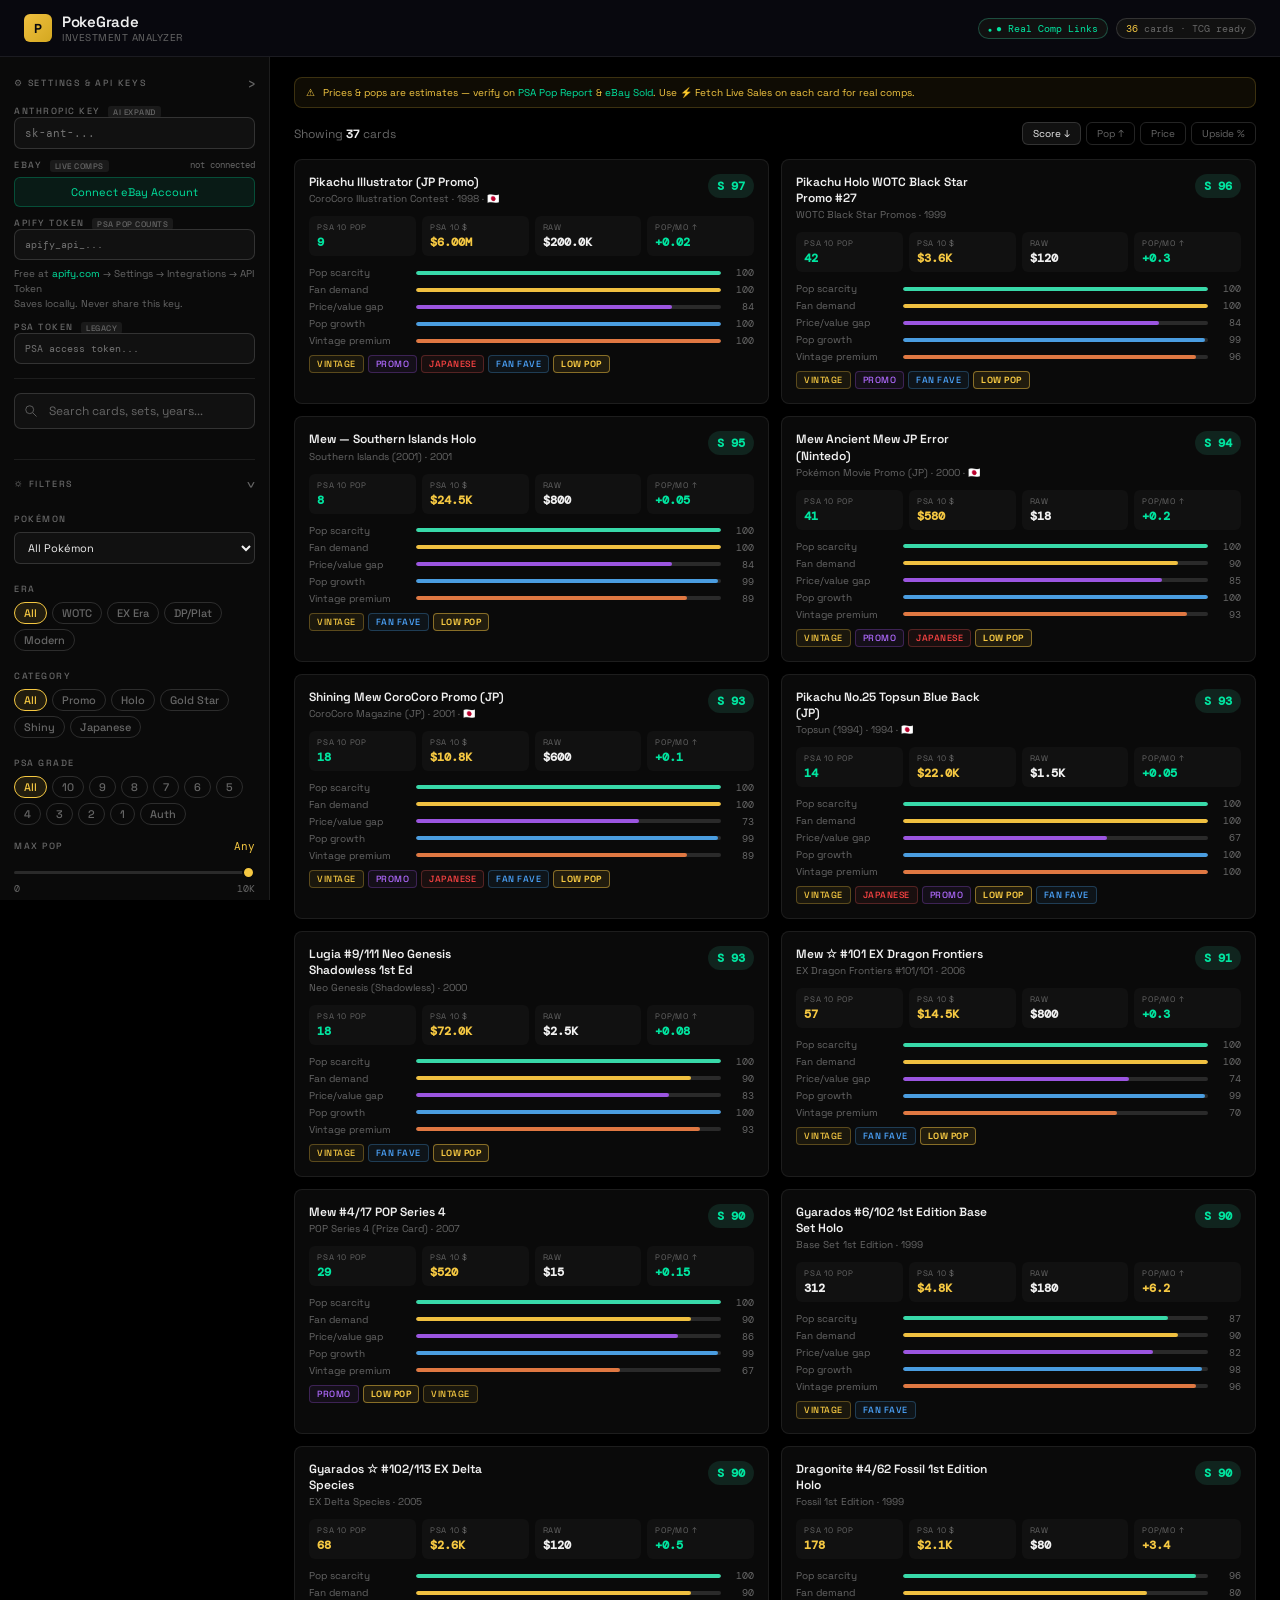
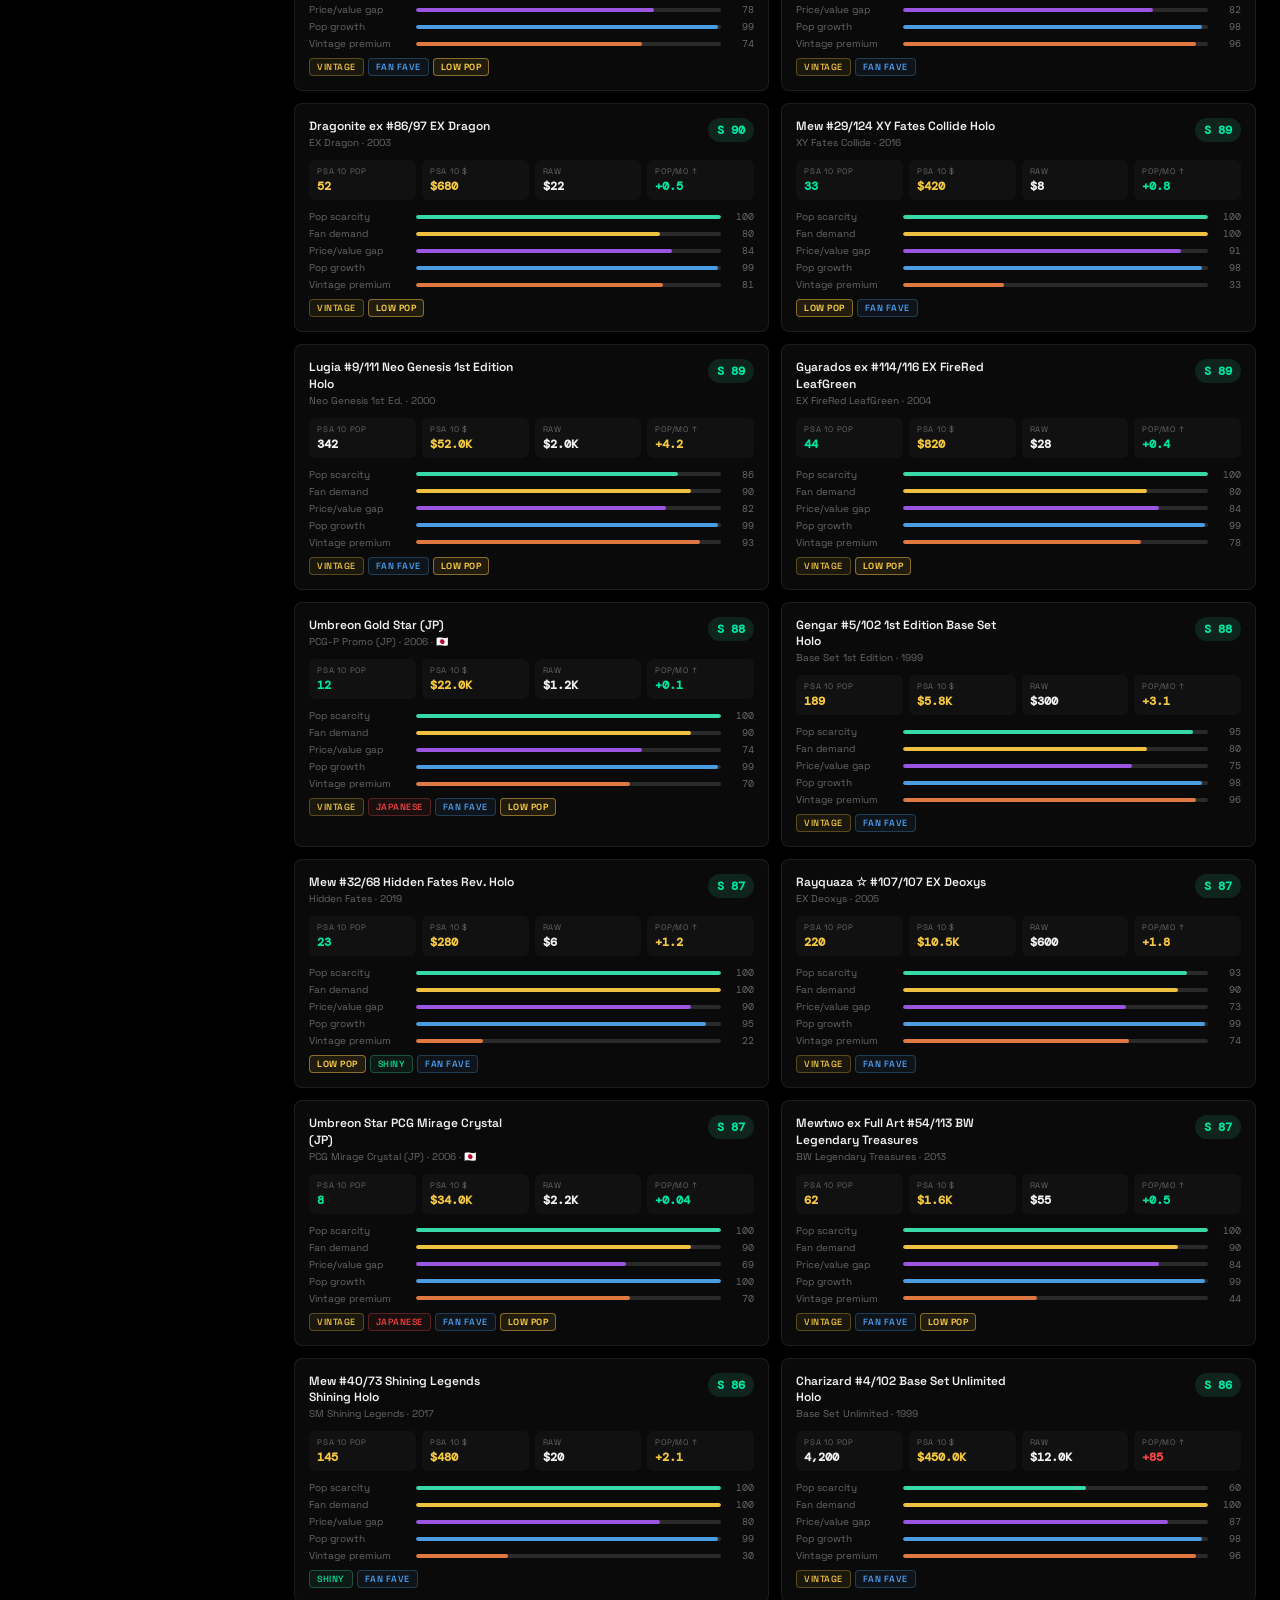
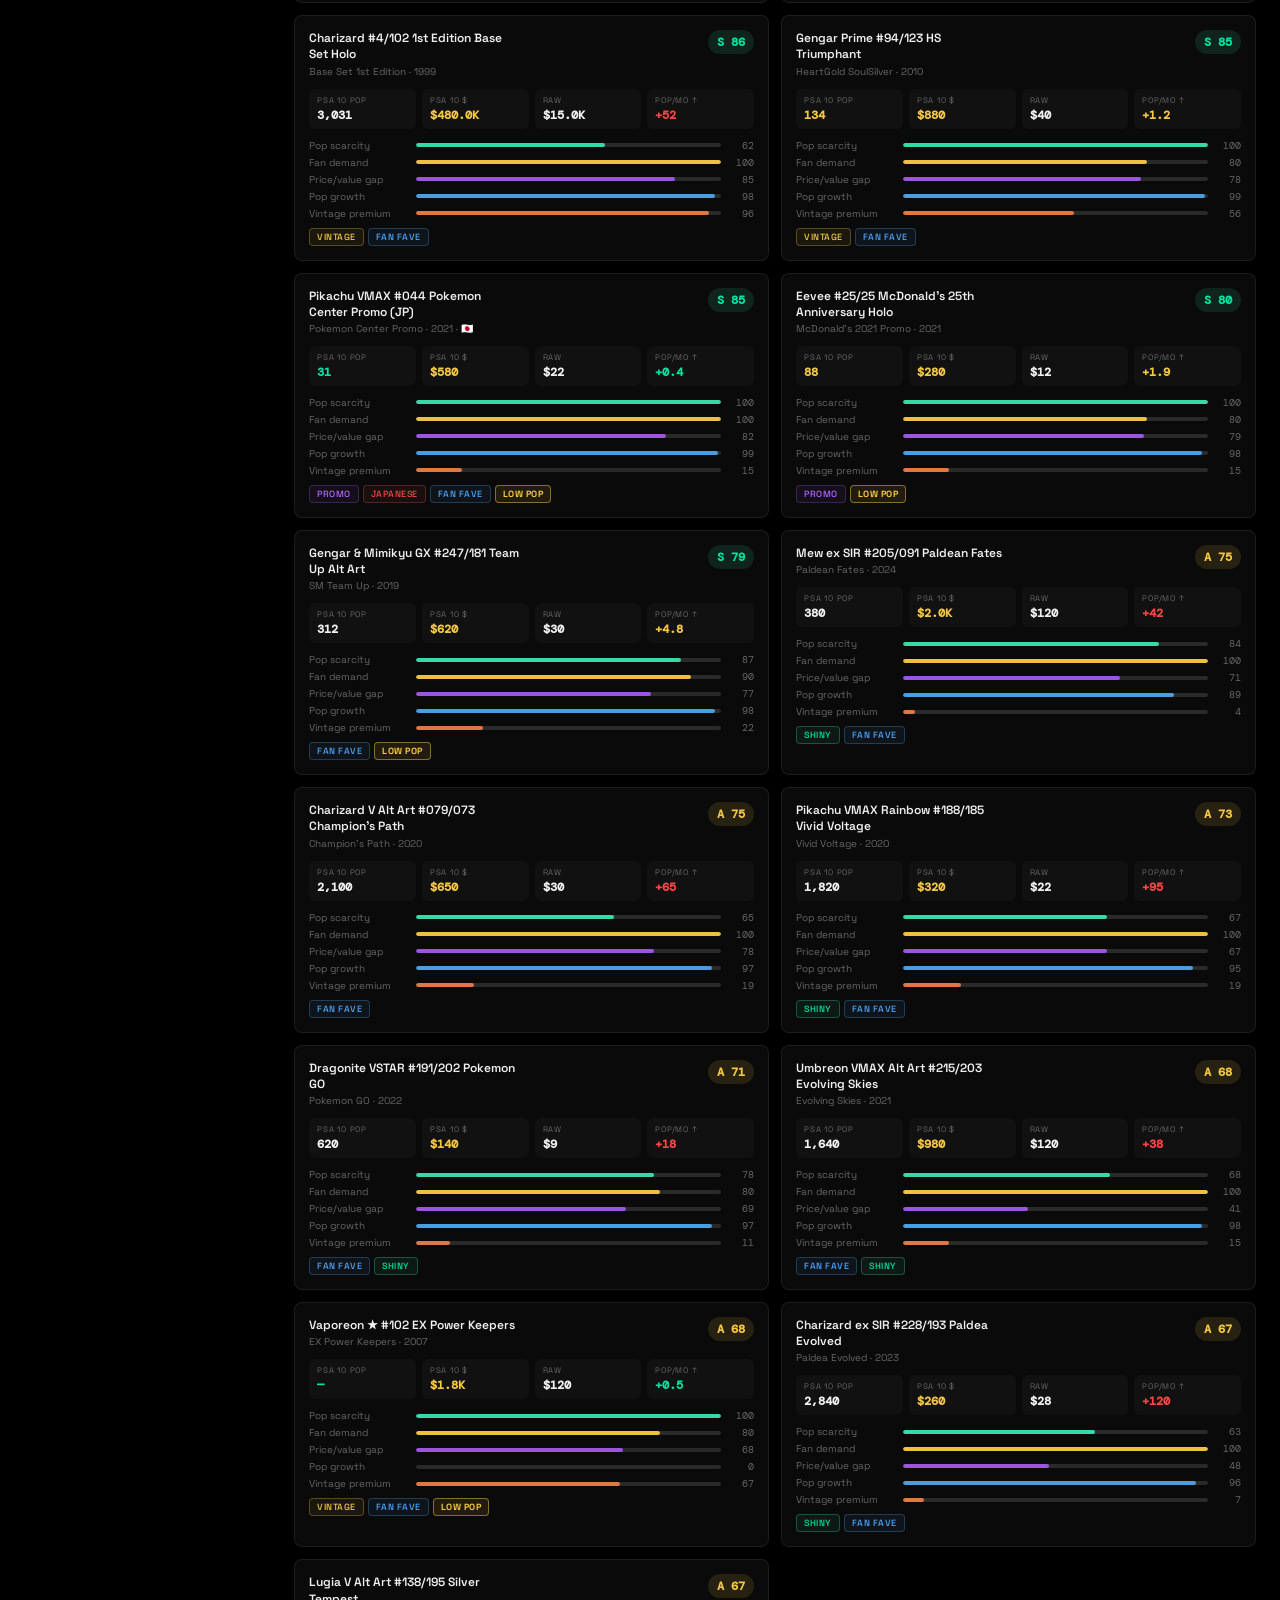
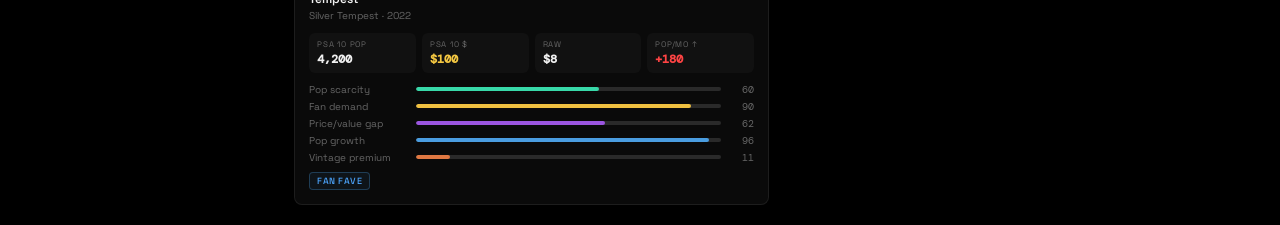
<file: index (12).html>
<!DOCTYPE html>
<html lang="en">
<head>
<meta charset="UTF-8">
<meta name="viewport" content="width=device-width, initial-scale=1.0">
<title>PokeGrade — Card Investment Analyzer</title>
<link href="https://fonts.googleapis.com/css2?family=Space+Grotesk:wght@300;400;500;600;700&family=DM+Mono:wght@400;500&display=swap" rel="stylesheet">
<style>

:root {
  --bg:#000000; --bg2:#0a0a0a; --bg3:#111111; --bg4:#1a1a1a;
  --border:rgba(255,255,255,0.08); --border2:rgba(255,255,255,0.14);
  --text:#f0f0f0; --muted:#666666; --dim:#2a2a2a;
  --gold:#f5c842; --gold2:#d4a820;
  --mint:#00e5a0; --red:#ff4444; --blue:#4da6ff; --purple:#b06aff;
}
*{margin:0;padding:0;box-sizing:border-box;}
html{background:var(--bg);color:var(--text);font-family:'Space Grotesk',sans-serif;}
body{min-height:100vh;}

/* ── Header ── */
header{border-bottom:1px solid var(--border);padding:14px 28px;display:flex;align-items:center;justify-content:space-between;background:rgba(9,9,15,0.95);position:sticky;top:0;z-index:100;backdrop-filter:blur(16px);}
.logo{display:flex;align-items:center;gap:10px;}
.logo-mark{width:30px;height:30px;border-radius:7px;background:linear-gradient(135deg,#f0c040,#d4a820);display:flex;align-items:center;justify-content:center;font-size:14px;font-weight:700;color:#09090f;}
.logo-text{font-size:16px;font-weight:600;letter-spacing:-0.3px;}
.logo-sub{font-size:10px;color:var(--muted);letter-spacing:0.5px;text-transform:uppercase;}
.hdr-right{display:flex;gap:8px;align-items:center;}
.hbadge{font-size:10px;font-family:'DM Mono',monospace;background:var(--bg3);border:1px solid var(--border2);padding:3px 9px;border-radius:20px;color:var(--muted);}
.hbadge.on{color:var(--mint);border-color:rgba(56,217,169,0.3);}
.hbadge.on::before{content:'● ';font-size:7px;}
#dbCount{color:var(--gold);}

/* ── Layout ── */
.app{display:grid;grid-template-columns:270px 1fr;min-height:calc(100vh - 57px);}
.sidebar{border-right:1px solid var(--border);padding:20px 16px;background:var(--bg2);overflow-y:auto;max-height:calc(100vh - 57px);position:sticky;top:57px;}
.main{padding:24px 28px;overflow-y:auto;}

/* ── Sidebar elements ── */
.slabel{font-size:9px;letter-spacing:1.8px;text-transform:uppercase;color:var(--muted);font-weight:500;margin-bottom:8px;display:block;}
.sgroup{margin-bottom:18px;}

/* API key */
.key-wrap{position:relative;}
.key-input{width:100%;padding:8px 32px 8px 10px;background:var(--bg3);border:1px solid var(--border2);border-radius:7px;color:var(--text);font-family:'DM Mono',monospace;font-size:11px;outline:none;transition:border-color 0.2s;}
.key-input:focus{border-color:rgba(56,217,169,0.4);}
.key-check{position:absolute;right:9px;top:50%;transform:translateY(-50%);font-size:12px;color:var(--mint);}
.key-hint{font-size:10px;color:var(--muted);margin-top:5px;line-height:1.5;}
.key-hint a{color:var(--mint);text-decoration:none;}

/* Search */
.search-wrap{position:relative;margin-bottom:16px;}
.search-wrap svg{position:absolute;left:10px;top:50%;transform:translateY(-50%);opacity:0.35;}
.search-input{width:100%;padding:9px 10px 9px 34px;background:var(--bg3);border:1px solid var(--border2);border-radius:7px;color:var(--text);font-family:inherit;font-size:12px;outline:none;transition:border-color 0.2s;}
.search-input:focus{border-color:rgba(240,192,64,0.35);}
.search-input::placeholder{color:var(--muted);}

/* Range sliders */
.range-row{margin-bottom:4px;}
.range-top{display:flex;justify-content:space-between;margin-bottom:4px;}
.range-lbl{font-size:11px;color:var(--muted);}
.range-val{font-size:11px;font-family:'DM Mono',monospace;color:var(--gold);}
input[type=range]{-webkit-appearance:none;width:100%;height:3px;background:var(--dim);border-radius:2px;outline:none;cursor:pointer;}
input[type=range]::-webkit-slider-thumb{-webkit-appearance:none;width:13px;height:13px;border-radius:50%;background:var(--gold);cursor:pointer;border:2px solid var(--bg2);}
.range-ends{display:flex;justify-content:space-between;font-size:10px;font-family:'DM Mono',monospace;color:var(--muted);margin-top:3px;}

/* Chips */
.chip-row{display:flex;flex-wrap:wrap;gap:5px;margin-top:4px;}
.chip{padding:4px 10px;border-radius:20px;font-size:11px;font-weight:500;cursor:pointer;border:1px solid var(--border2);background:transparent;color:var(--muted);transition:all 0.15s;user-select:none;}
.chip:hover{border-color:var(--gold);color:var(--gold);}
.chip.active{background:rgba(240,192,64,0.1);border-color:var(--gold);color:var(--gold);}

/* Weight sliders */
.wrow{display:flex;align-items:center;gap:8px;margin-bottom:7px;}
.wname{font-size:11px;color:var(--text);width:100px;flex-shrink:0;}
.wval{font-size:10px;font-family:'DM Mono',monospace;color:var(--muted);width:16px;text-align:right;}

/* Run + expand buttons */
.run-btn{width:100%;padding:11px;border-radius:8px;font-size:13px;font-weight:600;background:var(--gold);color:#09090f;border:none;cursor:pointer;font-family:inherit;margin-top:4px;letter-spacing:-0.2px;transition:background 0.15s,transform 0.1s;}
.run-btn:hover{background:var(--gold2);}
.run-btn:active{transform:scale(0.98);}
.run-btn:disabled{opacity:0.5;cursor:not-allowed;}

/* AI Expand button */
.expand-btn{width:100%;padding:9px;border-radius:8px;font-size:12px;font-weight:500;background:rgba(74,157,224,0.1);color:var(--blue);border:1px solid rgba(74,157,224,0.3);cursor:pointer;font-family:inherit;margin-top:8px;transition:all 0.2s;display:flex;align-items:center;justify-content:center;gap:6px;}
.expand-btn:hover{background:rgba(74,157,224,0.18);}
.expand-btn:disabled{opacity:0.45;cursor:not-allowed;}
.expand-progress{font-size:10px;font-family:'DM Mono',monospace;color:var(--muted);text-align:center;margin-top:6px;min-height:14px;}

/* Algo box */
.algo-box{margin-top:16px;padding:13px;background:var(--bg3);border-radius:8px;border:1px solid var(--border);}
.algo-box h4{font-size:10px;color:var(--gold);letter-spacing:0.5px;margin-bottom:7px;}
.algo-formula{font-family:'DM Mono',monospace;font-size:10px;color:var(--mint);padding:7px 9px;background:var(--bg2);border-radius:5px;line-height:1.9;}

/* ── Main area ── */
.notice{background:rgba(240,192,64,0.06);border:1px solid rgba(240,192,64,0.2);border-radius:8px;padding:9px 13px;margin-bottom:18px;font-size:11px;color:var(--gold);display:flex;align-items:center;gap:8px;line-height:1.5;}
.notice a{color:var(--mint);text-decoration:none;}

.toolbar{display:flex;align-items:center;justify-content:space-between;margin-bottom:18px;flex-wrap:wrap;gap:10px;}
.result-info{font-size:12px;color:var(--muted);}
.result-info strong{color:var(--text);}
.sort-row{display:flex;gap:5px;}
.sort-btn{font-size:11px;padding:5px 11px;border-radius:6px;cursor:pointer;border:1px solid var(--border2);background:transparent;color:var(--muted);font-family:inherit;transition:all 0.15s;}
.sort-btn.active{background:var(--bg3);color:var(--text);border-color:var(--border2);}

/* ── Card grid ── */
.cards-grid{display:grid;grid-template-columns:repeat(auto-fill,minmax(330px,1fr));gap:12px;}

/* ── Card ── */
.card{background:var(--bg2);border:1px solid var(--border);border-radius:10px;padding:16px;cursor:pointer;transition:border-color 0.2s,box-shadow 0.2s;position:relative;overflow:hidden;}
.card::before{content:'';position:absolute;top:0;left:0;right:0;height:2px;background:linear-gradient(90deg,transparent,var(--score-color,var(--gold)),transparent);opacity:0;transition:opacity 0.2s;}
.card:hover{border-color:var(--border2);box-shadow:0 4px 20px rgba(0,0,0,0.3);}
.card:hover::before,.card.open::before{opacity:1;}
.card.open{border-color:rgba(240,192,64,0.25);}

.card-top{display:flex;justify-content:space-between;align-items:flex-start;margin-bottom:11px;}
.card-name{font-size:13px;font-weight:600;line-height:1.35;max-width:210px;}
.card-set{font-size:10px;color:var(--muted);margin-top:2px;}
.score-pill{padding:4px 9px;border-radius:20px;font-size:12px;font-weight:700;font-family:'DM Mono',monospace;flex-shrink:0;}
.score-s{background:rgba(56,217,169,0.12);color:var(--mint);}
.score-a{background:rgba(240,192,64,0.12);color:var(--gold);}
.score-b{background:rgba(74,157,224,0.12);color:var(--blue);}
.score-c{background:rgba(98,98,122,0.12);color:var(--muted);}

/* Metrics row — tighter */
.metrics{display:grid;grid-template-columns:repeat(4,1fr);gap:6px;margin-bottom:10px;}
.metric{background:var(--bg3);border-radius:6px;padding:7px 8px;}
.metric-lbl{font-size:9px;color:var(--muted);text-transform:uppercase;letter-spacing:0.8px;margin-bottom:2px;}
.metric-val{font-size:13px;font-weight:600;font-family:'DM Mono',monospace;}
.v-green{color:var(--mint);} .v-gold{color:var(--gold);} .v-red{color:var(--red);} .v-blue{color:var(--blue);}

/* Score bars */
.bars{margin-bottom:8px;}
.brow{display:flex;align-items:center;gap:7px;margin-bottom:4px;}
.bname{font-size:10px;color:var(--muted);width:100px;flex-shrink:0;}
.btrack{flex:1;height:4px;background:var(--dim);border-radius:2px;overflow:hidden;}
.bfill{height:100%;border-radius:2px;transition:width 0.6s cubic-bezier(.2,.8,.2,1);}
.bscore{font-size:10px;font-family:'DM Mono',monospace;color:var(--muted);width:26px;text-align:right;}

/* Tags */
.tags{display:flex;flex-wrap:wrap;gap:4px;margin-top:8px;}
.tag{font-size:9px;padding:2px 7px;border-radius:4px;font-weight:500;border:1px solid;text-transform:uppercase;letter-spacing:0.5px;}
.tag-vintage{border-color:rgba(240,192,64,0.3);color:var(--gold);background:rgba(240,192,64,0.07);}
.tag-promo{border-color:rgba(155,85,224,0.3);color:var(--purple);background:rgba(155,85,224,0.07);}
.tag-japanese{border-color:rgba(224,85,85,0.3);color:var(--red);background:rgba(224,85,85,0.07);}
.tag-shiny{border-color:rgba(56,217,169,0.3);color:var(--mint);background:rgba(56,217,169,0.07);}
.tag-fan-fave{border-color:rgba(74,157,224,0.3);color:var(--blue);background:rgba(74,157,224,0.07);}
.tag-low-pop{border-color:rgba(240,192,64,0.5);color:var(--gold);background:rgba(240,192,64,0.1);font-weight:700;}
.tag-ai{border-color:rgba(56,217,169,0.25);color:var(--mint);background:rgba(56,217,169,0.06);}

/* Expand panel */
.detail{display:none;margin-top:12px;padding-top:12px;border-top:1px solid var(--border);}
.detail.open{display:block;}

.dgrid{display:grid;grid-template-columns:1fr 1fr;gap:7px;margin-bottom:10px;}
.ditem .dk{font-size:10px;color:var(--muted);margin-bottom:2px;}
.ditem .dv{font-size:11px;font-family:'DM Mono',monospace;color:var(--text);}
.rationale{font-size:11px;color:var(--muted);line-height:1.6;padding:9px 11px;background:var(--bg3);border-radius:6px;border-left:2px solid var(--gold);}

/* Sparkline */
.spark-wrap{margin-top:12px;padding-top:12px;border-top:1px solid var(--border);}
.spark-hdr{display:flex;align-items:center;justify-content:space-between;margin-bottom:7px;}
.spark-title{font-size:9px;letter-spacing:1.5px;text-transform:uppercase;color:var(--muted);font-weight:500;}
.spark-btns{display:flex;gap:3px;}
.spark-btn{font-size:10px;padding:2px 7px;border-radius:4px;cursor:pointer;border:1px solid var(--border);background:transparent;color:var(--muted);font-family:inherit;transition:all 0.15s;}
.spark-btn.active{background:var(--bg4);color:var(--text);border-color:var(--border2);}
canvas.spark{width:100%;height:68px;display:block;}
.spark-foot{display:flex;justify-content:space-between;margin-top:5px;}
.spark-stat{font-size:10px;font-family:'DM Mono',monospace;}
.spark-stat .sk{font-size:9px;color:var(--muted);text-transform:uppercase;letter-spacing:0.8px;display:block;margin-bottom:1px;}

/* Sales panel */
.sales-wrap{margin-top:12px;padding-top:12px;border-top:1px solid var(--border);}
.sales-hdr{display:flex;align-items:center;justify-content:space-between;margin-bottom:9px;}
.sales-title{font-size:9px;letter-spacing:1.5px;text-transform:uppercase;color:var(--muted);font-weight:500;}
.fetch-btn{display:flex;align-items:center;gap:5px;padding:5px 11px;border-radius:6px;font-size:10px;font-weight:600;background:rgba(74,157,224,0.1);border:1px solid rgba(74,157,224,0.3);color:var(--blue);cursor:pointer;font-family:inherit;transition:all 0.2s;}
.fetch-btn:hover{background:rgba(74,157,224,0.2);}
.fetch-btn:disabled{opacity:0.4;cursor:not-allowed;}
.mini-spin{width:9px;height:9px;border:1.5px solid rgba(74,157,224,0.3);border-top-color:var(--blue);border-radius:50%;animation:spin 0.7s linear infinite;display:none;}
@keyframes spin{to{transform:rotate(360deg);}}
.sale-row{display:grid;grid-template-columns:88px 1fr 80px;align-items:center;gap:6px;padding:5px 8px;border-radius:5px;background:var(--bg3);font-size:10px;margin-bottom:3px;}
.sale-date{font-family:'DM Mono',monospace;color:var(--muted);}
.sale-plat{color:var(--muted);}
.sale-price{font-family:'DM Mono',monospace;font-weight:600;color:var(--mint);text-align:right;}
.trend-row{display:flex;align-items:center;justify-content:space-between;margin-top:7px;padding:7px 9px;border-radius:6px;background:var(--bg);border:1px solid var(--border);font-size:10px;}
.trlbl{color:var(--muted);}
.trbadge{display:inline-flex;align-items:center;gap:3px;padding:2px 7px;border-radius:4px;font-size:9px;font-weight:600;font-family:'DM Mono',monospace;}
.trbadge-up{background:rgba(56,217,169,0.1);color:var(--mint);border:1px solid rgba(56,217,169,0.22);}
.trbadge-dn{background:rgba(224,85,85,0.1);color:var(--red);border:1px solid rgba(224,85,85,0.22);}
.trbadge-fl{background:rgba(240,192,64,0.1);color:var(--gold);border:1px solid rgba(240,192,64,0.22);}
.trval{font-family:'DM Mono',monospace;font-weight:600;}
.sales-err{font-size:10px;color:var(--red);padding:7px 9px;background:rgba(224,85,85,0.07);border-radius:5px;border:1px solid rgba(224,85,85,0.2);line-height:1.5;}
.sales-ph{font-size:10px;color:var(--muted);padding:4px 0;}

/* Skeleton / loading */
@keyframes pulse{0%,100%{opacity:0.3}50%{opacity:0.7}}
.skeleton-card{background:var(--bg2);border:1px solid var(--border);border-radius:10px;padding:16px;animation:pulse 1.5s ease-in-out infinite;}
.skel{background:var(--bg3);border-radius:4px;margin-bottom:7px;}

/* Empty */
.empty{text-align:center;padding:60px 20px;color:var(--muted);}
.empty h3{font-size:17px;margin-bottom:7px;color:var(--text);}

@media(max-width:860px){
  .app{grid-template-columns:1fr;}
  .sidebar{max-height:none;position:static;border-right:none;border-bottom:1px solid var(--border);}
  .metrics{grid-template-columns:repeat(2,1fr);}
  .cards-grid{grid-template-columns:1fr;}
}

  /* Comp links */
  .comp-link{display:flex;align-items:center;gap:8px;padding:7px 10px;border-radius:6px;background:var(--bg3);border:1px solid var(--border);text-decoration:none;color:var(--text);font-size:11px;transition:border-color 0.15s,background 0.15s;}
  .comp-link:hover{border-color:var(--border2);background:var(--bg4);}
  .comp-link span:nth-child(2){flex:1;}
  .comp-dot{width:7px;height:7px;border-radius:50%;flex-shrink:0;}
  .comp-arrow{color:var(--muted);font-size:12px;}


.psa-confirmed{animation:fadeUp 0.3s ease both;}


  /* Collapsible sections */
  .collapsible-hdr{display:flex;align-items:center;justify-content:space-between;cursor:pointer;padding:2px 0;user-select:none;}
  .collapsible-hdr:hover .slabel{color:var(--text);}
  .collapse-arrow{color:var(--muted);font-size:1rem;transition:transform 0.2s;transform:rotate(0deg);line-height:1;}
  .collapse-arrow.open{transform:rotate(90deg);}
  .collapsible-body{display:none;overflow:hidden;}
  .collapsible-body.open{display:block;}
  .mini-label{font-size:9px;letter-spacing:1.5px;text-transform:uppercase;color:var(--muted);font-weight:500;}
  .badge-tag{font-size:8px;padding:1px 5px;border-radius:3px;background:var(--bg4);color:var(--muted);margin-left:4px;letter-spacing:0.5px;vertical-align:middle;}

  /* Cleaner header */
  header{padding:12px 24px;}
  .logo-mark{width:28px;height:28px;border-radius:6px;font-size:13px;}
  .logo-text{font-size:15px;}

  /* Cleaner sidebar */
  .sidebar{padding:16px 14px;}
  .sgroup{margin-bottom:14px;padding-bottom:14px;border-bottom:1px solid var(--border);}
  .sgroup:last-child{border-bottom:none;}

  /* Tighter chips */
  .chip{padding:3px 9px;font-size:11px;}

  /* Range top inline */
  .range-top{display:flex;justify-content:space-between;align-items:center;margin-bottom:5px;}

  /* Cleaner cards */
  .card{border-radius:8px;padding:14px;}
  .card-name{font-size:12px;}
  .card-set{font-size:10px;}
  .metric{padding:6px 8px;}
  .metric-lbl{font-size:8px;}
  .metric-val{font-size:12px;}

  /* Cleaner main */
  .main{padding:20px 24px;}
  .notice{font-size:10px;padding:7px 11px;margin-bottom:14px;}

  /* Better toolbar */
  .toolbar{margin-bottom:14px;}
  .sort-btn{font-size:10px;padding:4px 10px;}

</style>
</head>
<body>

<header>
  <div class="logo">
    <div class="logo-mark">P</div>
    <div>
      <div class="logo-text">PokeGrade</div>
      <div class="logo-sub">Investment Analyzer</div>
    </div>
  </div>
  <div class="hdr-right">
    <div class="hbadge on" id="ebayStatusBadge">● Real Comp Links</div>
    <div class="hbadge"><span id="dbCount">36</span> cards · <span id="tcgStatus" style="color:var(--muted)">TCG ready</span></div>
  </div>
</header>

<div class="app">
  <aside class="sidebar">

    <!-- ⚙ Settings (collapsed by default) -->
    <div class="sgroup">
      <div class="collapsible-hdr" onclick="toggleSection('settingsBody','settingsArrow')">
        <span class="slabel" style="margin-bottom:0">&#9881; Settings &amp; API Keys</span>
        <span class="collapse-arrow" id="settingsArrow">&#8250;</span>
      </div>
      <div class="collapsible-body open" id="settingsBody">
        <div style="margin-top:12px">
          <div class="mini-label">Anthropic Key <span class="badge-tag">AI Expand</span></div>
          <div class="key-wrap">
            <input class="key-input" type="password" id="apiKey" placeholder="sk-ant-..." oninput="saveKey(this.value)">
            <span class="key-check" id="keyCheck"></span>
          </div>
        </div>
        <div style="margin-top:10px">
          <div style="display:flex;align-items:center;justify-content:space-between;margin-bottom:6px;">
            <div class="mini-label">eBay <span class="badge-tag">Live Comps</span></div>
            <span id="ebayConnectStatus" style="font-size:9px;font-family:'DM Mono',monospace;color:var(--muted);">not connected</span>
          </div>
          <button onclick="connectEbay()" id="ebayConnectBtn" style="width:100%;padding:7px;background:rgba(0,229,160,0.08);border:1px solid rgba(0,229,160,0.25);color:var(--mint);border-radius:6px;font-size:11px;font-family:inherit;cursor:pointer;transition:all 0.2s;">
            Connect eBay Account
          </button>
        </div>
        <div style="margin-top:10px">
          <div class="mini-label">Apify Token <span class="badge-tag">PSA Pop Counts</span></div>
          <div class="key-wrap">
            <input class="key-input" type="password" id="apifyToken" placeholder="apify_api_..." oninput="saveApifyToken(this.value)" style="font-size:10px;">
            <span class="key-check" id="apifyTokenCheck"></span>
          </div>
          <div class="key-hint" style="margin-top:6px">
            Free at <a href="https://apify.com" target="_blank">apify.com</a> → Settings → Integrations → API Token<br>
            Saves locally. Never share this key.
          </div>
        </div>
        <div style="margin-top:10px">
          <div class="mini-label">PSA Token <span class="badge-tag">Legacy</span></div>
          <div class="key-wrap">
            <input class="key-input" type="password" id="psaToken" placeholder="PSA access token..." oninput="savePsaToken(this.value)" style="font-size:10px;">
            <span class="key-check" id="psaTokenCheck"></span>
          </div>
        </div>
      </div>
    </div>

    <!-- Search -->
    <div class="sgroup">
      <div class="search-wrap">
        <svg width="14" height="14" viewBox="0 0 16 16" fill="none" stroke="white"><circle cx="6.5" cy="6.5" r="4.5"/><path d="M10.5 10.5L14 14" stroke-linecap="round"/></svg>
        <input class="search-input" type="text" id="cardSearch" placeholder="Search cards, sets, years..." oninput="if(analysisRun)renderCards()">
      </div>
    </div>

    <!-- Filters -->
    <div class="sgroup">
      <div class="collapsible-hdr" onclick="toggleSection('filtersBody','filtersArrow')">
        <span class="slabel" style="margin-bottom:0">&#9965; Filters</span>
        <span class="collapse-arrow open" id="filtersArrow">&#8250;</span>
      </div>
      <div class="collapsible-body open" id="filtersBody">
        <div style="margin-top:12px">
          <span class="mini-label">Pokémon</span>
          <div style="display:flex;gap:6px;margin-top:5px;align-items:center;">
            <select id="pokemonSelect" onchange="onPokemonSelect(this.value)"  style="flex:1;background:var(--bg3);border:1px solid var(--border2);color:var(--text);font-family:inherit;font-size:11px;padding:7px 9px;border-radius:6px;outline:none;cursor:pointer;">
              <option value="all">All Pokémon</option>
              <optgroup label="⭐ Fan Favorites">
                <option value="pikachu">Pikachu</option>
                <option value="charizard">Charizard</option>
                <option value="mew">Mew</option>
                <option value="mewtwo">Mewtwo</option>
                <option value="lugia">Lugia</option>
                <option value="umbreon">Umbreon</option>
                <option value="gengar">Gengar</option>
                <option value="eevee">Eevee</option>
                <option value="rayquaza">Rayquaza</option>
                <option value="gyarados">Gyarados</option>
                <option value="dragonite">Dragonite</option>
                <option value="blaziken">Blaziken</option>
                <option value="garchomp">Garchomp</option>
                <option value="lucario">Lucario</option>
                <option value="gardevoir">Gardevoir</option>
                <option value="sylveon">Sylveon</option>
              </optgroup>
              <optgroup label="── Gen 1 (Kanto)">
                <option value="bulbasaur">Bulbasaur</option>
                <option value="charmander">Charmander</option>
                <option value="squirtle">Squirtle</option>
                <option value="blastoise">Blastoise</option>
                <option value="venusaur">Venusaur</option>
                <option value="alakazam">Alakazam</option>
                <option value="machamp">Machamp</option>
                <option value="golem">Golem</option>
                <option value="nidoking">Nidoking</option>
                <option value="clefable">Clefable</option>
                <option value="jolteon">Jolteon</option>
                <option value="flareon">Flareon</option>
                <option value="vaporeon">Vaporeon</option>
                <option value="snorlax">Snorlax</option>
                <option value="articuno">Articuno</option>
                <option value="zapdos">Zapdos</option>
                <option value="moltres">Moltres</option>
              </optgroup>
              <optgroup label="── Gen 2 (Johto)">
                <option value="ho-oh">Ho-Oh</option>
                <option value="celebi">Celebi</option>
                <option value="espeon">Espeon</option>
                <option value="tyranitar">Tyranitar</option>
                <option value="suicune">Suicune</option>
                <option value="entei">Entei</option>
                <option value="raikou">Raikou</option>
                <option value="ampharos">Ampharos</option>
              </optgroup>
              <optgroup label="── Gen 3 (Hoenn)">
                <option value="kyogre">Kyogre</option>
                <option value="groudon">Groudon</option>
                <option value="deoxys">Deoxys</option>
                <option value="latias">Latias</option>
                <option value="latios">Latios</option>
                <option value="absol">Absol</option>
                <option value="flygon">Flygon</option>
                <option value="salamence">Salamence</option>
                <option value="metagross">Metagross</option>
              </optgroup>
              <optgroup label="── Gen 4 (Sinnoh)">
                <option value="dialga">Dialga</option>
                <option value="palkia">Palkia</option>
                <option value="giratina">Giratina</option>
                <option value="leafeon">Leafeon</option>
                <option value="glaceon">Glaceon</option>
                <option value="togekiss">Togekiss</option>
                <option value="rotom">Rotom</option>
              </optgroup>
              <optgroup label="── Gen 5 (Unova)">
                <option value="reshiram">Reshiram</option>
                <option value="zekrom">Zekrom</option>
                <option value="kyurem">Kyurem</option>
                <option value="zoroark">Zoroark</option>
                <option value="chandelure">Chandelure</option>
              </optgroup>
              <optgroup label="── Gen 6 (Kalos)">
                <option value="xerneas">Xerneas</option>
                <option value="yveltal">Yveltal</option>
                <option value="zygarde">Zygarde</option>
                <option value="greninja">Greninja</option>
              </optgroup>
              <optgroup label="── Gen 7 (Alola)">
                <option value="solgaleo">Solgaleo</option>
                <option value="lunala">Lunala</option>
                <option value="necrozma">Necrozma</option>
                <option value="mimikyu">Mimikyu</option>
              </optgroup>
              <optgroup label="── Gen 8 (Galar)">
                <option value="zacian">Zacian</option>
                <option value="zamazenta">Zamazenta</option>
                <option value="eternatus">Eternatus</option>
                <option value="urshifu">Urshifu</option>
              </optgroup>
              <optgroup label="── Gen 9 (Paldea)">
                <option value="koraidon">Koraidon</option>
                <option value="miraidon">Miraidon</option>
                <option value="iron-valiant">Iron Valiant</option>
                <option value="roaring-moon">Roaring Moon</option>
              </optgroup>
            </select>
          </div>
          <div id="pokemonChips" style="display:none"></div>
        </div>
        <div style="margin-top:12px">
          <span class="mini-label">Era</span>
          <div class="chip-row" id="eraChips" style="margin-top:5px">
            <div class="chip active" onclick="toggleChip(this,'era')" data-val="all">All</div>
            <div class="chip" onclick="toggleChip(this,'era')" data-val="wotc">WOTC</div>
            <div class="chip" onclick="toggleChip(this,'era')" data-val="ex">EX Era</div>
            <div class="chip" onclick="toggleChip(this,'era')" data-val="dp">DP/Plat</div>
            <div class="chip" onclick="toggleChip(this,'era')" data-val="modern">Modern</div>
          </div>
        </div>
        <div style="margin-top:12px">
          <span class="mini-label">Category</span>
          <div class="chip-row" id="catChips" style="margin-top:5px">
            <div class="chip active" onclick="toggleChip(this,'cat')" data-val="all">All</div>
            <div class="chip" onclick="toggleChip(this,'cat')" data-val="promo">Promo</div>
            <div class="chip" onclick="toggleChip(this,'cat')" data-val="holo">Holo</div>
            <div class="chip" onclick="toggleChip(this,'cat')" data-val="gold-star">Gold Star</div>
            <div class="chip" onclick="toggleChip(this,'cat')" data-val="shiny">Shiny</div>
            <div class="chip" onclick="toggleChip(this,'cat')" data-val="japanese">Japanese</div>
          </div>
        </div>
        <div style="margin-top:12px">
          <span class="mini-label">PSA Grade</span>
          <div class="chip-row" id="gradeChips" style="margin-top:5px">
            <div class="chip active" onclick="toggleChip(this,'grade')" data-val="all">All</div>
            <div class="chip" onclick="toggleChip(this,'grade')" data-val="10">10</div>
            <div class="chip" onclick="toggleChip(this,'grade')" data-val="9">9</div>
            <div class="chip" onclick="toggleChip(this,'grade')" data-val="8">8</div>
            <div class="chip" onclick="toggleChip(this,'grade')" data-val="7">7</div>
            <div class="chip" onclick="toggleChip(this,'grade')" data-val="6">6</div>
            <div class="chip" onclick="toggleChip(this,'grade')" data-val="5">5</div>
            <div class="chip" onclick="toggleChip(this,'grade')" data-val="4">4</div>
            <div class="chip" onclick="toggleChip(this,'grade')" data-val="3">3</div>
            <div class="chip" onclick="toggleChip(this,'grade')" data-val="2">2</div>
            <div class="chip" onclick="toggleChip(this,'grade')" data-val="1">1</div>
            <div class="chip" onclick="toggleChip(this,'grade')" data-val="auth">Auth</div>
          </div>
        </div>
        <div style="margin-top:14px">
          <div class="range-top"><span class="mini-label">Max Pop</span><span class="range-val" id="popVal">Any</span></div>
          <input type="range" id="popRange" min="0" max="10000" value="10000" step="100" oninput="document.getElementById('popVal').textContent=parseInt(this.value)>=10000?'Any':'≤ '+parseInt(this.value).toLocaleString();if(analysisRun)renderCards()">
          <div class="range-ends"><span>0</span><span>10K</span></div>
        </div>
        <div style="margin-top:12px">
          <div class="range-top"><span class="mini-label">Max Price</span><span class="range-val" id="priceVal">Any</span></div>
          <input type="range" id="priceRange" min="0" max="100" value="100" step="1" oninput="onPriceSlide(this.value)">
          <div class="range-ends"><span>$0</span><span>$10M</span></div>
        </div>
      </div>
    </div>

    <!-- Score Weights -->
    <div class="sgroup">
      <div class="collapsible-hdr" onclick="toggleSection('weightsBody','weightsArrow')">
        <span class="slabel" style="margin-bottom:0">&#9868; Score Weights</span>
        <span class="collapse-arrow" id="weightsArrow">&#8250;</span>
      </div>
      <div class="collapsible-body" id="weightsBody">
        <div style="margin-top:12px" id="weightSliders">
          <div class="wrow"><span class="wname">Pop Scarcity</span><input type="range" min="0" max="10" value="8" class="weight-input" data-key="popScarcity" style="flex:1;height:3px" oninput="updateWeights()"><span class="wval" id="w-popScarcity">8</span></div>
          <div class="wrow"><span class="wname">Fan Demand</span><input type="range" min="0" max="10" value="7" class="weight-input" data-key="fanDemand" style="flex:1;height:3px" oninput="updateWeights()"><span class="wval" id="w-fanDemand">7</span></div>
          <div class="wrow"><span class="wname">Price / Value</span><input type="range" min="0" max="10" value="6" class="weight-input" data-key="priceValue" style="flex:1;height:3px" oninput="updateWeights()"><span class="wval" id="w-priceValue">6</span></div>
          <div class="wrow"><span class="wname">Pop Growth</span><input type="range" min="0" max="10" value="5" class="weight-input" data-key="popGrowth" style="flex:1;height:3px" oninput="updateWeights()"><span class="wval" id="w-popGrowth">5</span></div>
          <div class="wrow"><span class="wname">Vintage Age</span><input type="range" min="0" max="10" value="4" class="weight-input" data-key="vintage" style="flex:1;height:3px" oninput="updateWeights()"><span class="wval" id="w-vintage">4</span></div>
        </div>
      </div>
    </div>

    <button class="run-btn" id="runBtn" onclick="runAnalysis()">&#9889; Run Analysis</button>
    <button class="expand-btn" id="expandBtn" onclick="expandDatabase()">
      <span>&#10024;</span><span id="expandBtnTxt">AI Expand Database</span>
    </button>
    <div class="expand-progress" id="expandProgress"></div>

  </aside>

  <main class="main">

    <div class="notice">
      <span>&#9888;</span>
      <span>Prices &amp; pops are estimates — verify on <a href="https://www.psacard.com/pop" target="_blank">PSA Pop Report</a> &amp; <a href="https://www.ebay.com/sh/research" target="_blank">eBay Sold</a>. Use &#9889; Fetch Live Sales on each card for real comps.</span>
    </div>
    <div id="tcgLoadBar" style="display:none;background:var(--bg2);border:1px solid var(--border);border-radius:8px;padding:14px 16px;margin-bottom:16px;">
      <div style="display:flex;align-items:center;justify-content:space-between;margin-bottom:8px;">
        <span style="font-size:11px;color:var(--text);font-weight:600;" id="tcgLoadMsg">Loading cards...</span>
        <span style="font-size:10px;font-family:'DM Mono',monospace;color:var(--muted);" id="tcgLoadCount"></span>
      </div>
      <div style="height:3px;background:var(--dim);border-radius:2px;overflow:hidden;">
        <div id="tcgLoadProgress" style="height:100%;background:var(--gold);border-radius:2px;width:0%;transition:width 0.3s;"></div>
      </div>
    </div>

    <div class="toolbar">
      <div class="result-info">Showing <strong id="countDisplay">—</strong> cards</div>
      <div class="sort-row">
        <button class="sort-btn active" onclick="setSort('score',this)">Score &#8595;</button>
        <button class="sort-btn" onclick="setSort('pop',this)">Pop &#8593;</button>
        <button class="sort-btn" onclick="setSort('price',this)">Price</button>
        <button class="sort-btn" onclick="setSort('upside',this)">Upside %</button>
      </div>
    </div>

    <div class="cards-grid" id="cardsGrid"></div>

  </main>
</div>

<script>
// ─── Data ─────────────────────────────────────────────────────────────────────
const CARDS = [
  {
    id:1, name:"Mew ☆ #101 EX Dragon Frontiers", set:"EX Dragon Frontiers #101/101", year:2006,
    pokemon:"mew", era:"ex", cat:"gold-star", japanese:false,
    pop10:57, popGrowthPerMonth:0.3, marketPrice:12000, psa10Price:14500,
    rawPrice:800, fanTier:10,
    tags:["vintage","fan-fave","low-pop"],
    rationale:"Mew Gold Star sits at only 57 PSA 10 copies — one of the lowest genuine populations of any Gold Star. Foil wear kills grades. Fan demand is elite tier, Charizard Gold Star commands 3x more despite Mew being rarer in PSA 10.",
    detail:{ distribution:"EX Dragon Frontiers boosters", gradeRate:"~3%", psaSubmit:"~1,900", note:"Japanese version even scarcer" }
  },
  {
    id:2, name:"Shining Mew CoroCoro Promo (JP)", set:"CoroCoro Magazine (JP)", year:2001,
    pokemon:"mew", era:"wotc", cat:"promo", japanese:true,
    pop10:18, popGrowthPerMonth:0.1, marketPrice:9500, psa10Price:10800,
    rawPrice:600, fanTier:10,
    tags:["vintage","promo","japanese","fan-fave","low-pop"],
    rationale:"Magazine peel damage destroyed most copies. Pop 10 of just 18 is extraordinary for a 2001 promo. English collectors are just starting to notice Japanese promos — pricing hasn't caught up.",
    detail:{ distribution:"CoroCoro May 2001 insert", gradeRate:"<2%", psaSubmit:"~950", note:"Must be peeled from cardboard backing" }
  },
  {
    id:3, name:"Mew — Southern Islands Holo", set:"Southern Islands (2001)", year:2001,
    pokemon:"mew", era:"wotc", cat:"holo", japanese:false,
    pop10:8, popGrowthPerMonth:0.05, marketPrice:22000, psa10Price:24500,
    rawPrice:800, fanTier:10,
    tags:["vintage","fan-fave","low-pop"],
    rationale:"Single-digit PSA 10 pop. Cards were folded in booklets — centering and print lines are endemic. This is arguably the rarest English Mew in PSA 10 that most collectors don't know about.",
    detail:{ distribution:"Mail-in promotion 2001", gradeRate:"<1%", psaSubmit:"~780", note:"Booklet fold causes centering issues" }
  },
  {
    id:4, name:"Mew #29/124 XY Fates Collide Holo", set:"XY Fates Collide", year:2016,
    pokemon:"mew", era:"ex", cat:"holo", japanese:false,
    pop10:33, popGrowthPerMonth:0.8, marketPrice:280, psa10Price:420,
    rawPrice:8, fanTier:10,
    tags:["low-pop","fan-fave"],
    rationale:"Pop of 33 PSA 10s is shockingly low for a 2016 English holo. XY era is completely overlooked right now — priced at $220 but has 10x upside if XY nostalgia follows the Base Set trajectory.",
    detail:{ distribution:"XY Fates Collide booster packs", gradeRate:"~12%", psaSubmit:"~275", note:"Low submission rate — most copies are ungraded" }
  },
  {
    id:5, name:"Mew #32/68 Hidden Fates Rev. Holo", set:"Hidden Fates", year:2019,
    pokemon:"mew", era:"modern", cat:"holo", japanese:false,
    pop10:23, popGrowthPerMonth:1.2, marketPrice:180, psa10Price:280,
    rawPrice:6, fanTier:10,
    tags:["low-pop","shiny","fan-fave"],
    rationale:"Sub-25 PSA 10 pop on a modern reverse holo from a beloved set is remarkable. Reverse holos are dismissed vs Shiny Vaults — but this artifact of inattention is the opportunity.",
    detail:{ distribution:"Hidden Fates booster packs", gradeRate:"~8%", psaSubmit:"~290", note:"Shiny Vault cards capture all attention" }
  },
  {
    id:6, name:"Mew #40/73 Shining Legends Shining Holo", set:"SM Shining Legends", year:2017,
    pokemon:"mew", era:"modern", cat:"shiny", japanese:false,
    pop10:145, popGrowthPerMonth:2.1, marketPrice:380, psa10Price:480,
    rawPrice:20, fanTier:10,
    tags:["shiny","fan-fave"],
    rationale:"Beautiful alt-art shiny Mew from 2017. Most copies were played, not collected. Pop is still manageable for a shiny card of this quality and the artwork is one of the best modern Mews.",
    detail:{ distribution:"SM Shining Legends booster packs", gradeRate:"~15%", psaSubmit:"~965", note:"Shining mechanic = silver foil edges" }
  },
  {
    id:7, name:"Charizard #4/102 Base Set Unlimited Holo", set:"Base Set Unlimited", year:1999,
    pokemon:"charizard", era:"wotc", cat:"holo", japanese:false,
    pop10:4200, popGrowthPerMonth:85, marketPrice:420000, psa10Price:450000,
    rawPrice:12000, fanTier:10,
    tags:["vintage","fan-fave"],
    rationale:"The most famous card in existence. Pop is enormous but demand is equally massive. The benchmark for all investment comparisons — but growth rate is slowing as the pop climbs.",
    detail:{ distribution:"Base Set Unlimited boosters", gradeRate:"~3.5%", psaSubmit:"~120,000", note:"Never truly 'undervalued' — market is efficient" }
  },
  {
    id:8, name:"Lugia #9/111 Neo Genesis 1st Edition Holo", set:"Neo Genesis 1st Ed.", year:2000,
    pokemon:"lugia", era:"wotc", cat:"holo", japanese:false,
    pop10:342, popGrowthPerMonth:4.2, marketPrice:48000, psa10Price:52000,
    rawPrice:2000, fanTier:9,
    tags:["vintage","fan-fave","low-pop"],
    rationale:"Lugia 1st Ed PSA 10 is far more rare than Charizard 1st Ed but commands less than half the price. The fan base is massive post-Gen-2 nostalgia and the card is genuinely hard to find in gem mint.",
    detail:{ distribution:"Neo Genesis 1st Ed. boosters", gradeRate:"~2.8%", psaSubmit:"~12,200", note:"Print lines are endemic in Neo era" }
  },
  {
    id:9, name:"Pikachu Illustrator (JP Promo)", set:"CoroCoro Illustration Contest", year:1998,
    pokemon:"pikachu", era:"wotc", cat:"promo", japanese:true,
    pop10:9, popGrowthPerMonth:0.02, marketPrice:5500000, psa10Price:6000000,
    rawPrice:200000, fanTier:10,
    tags:["vintage","promo","japanese","fan-fave","low-pop"],
    rationale:"9 PSA 10 copies in existence. The most valuable Pokémon card period. Not 'undervalued' per se — but one of the clearest examples of pop scarcity driving value to absurd levels.",
    detail:{ distribution:"Illustration contest prize (39 copies total)", gradeRate:"23%", psaSubmit:"~39", note:"Most famous individual card ever" }
  },
  {
    id:10, name:"Umbreon Gold Star (JP)", set:"PCG-P Promo (JP)", year:2006,
    pokemon:"umbreon", era:"ex", cat:"gold-star", japanese:true,
    pop10:12, popGrowthPerMonth:0.1, marketPrice:18000, psa10Price:22000,
    rawPrice:1200, fanTier:9,
    tags:["vintage","japanese","fan-fave","low-pop"],
    rationale:"Japanese Umbreon Gold Star has one of the lowest PSA 10 pops of any Gold Star. English version commands more but JP version is rarer. The gap is closing fast as collectors wise up.",
    detail:{ distribution:"PCG-P Lottery/promotional event", gradeRate:"~2%", psaSubmit:"~600", note:"Different artwork from English version" }
  },
  {
    id:11, name:"Mew ex SIR #205/091 Paldean Fates", set:"Paldean Fates", year:2024,
    pokemon:"mew", era:"modern", cat:"shiny", japanese:false,
    pop10:380, popGrowthPerMonth:42, marketPrice:1400, psa10Price:2000,
    rawPrice:120, fanTier:10,
    tags:["shiny","fan-fave"],
    rationale:"Shiny Illustration Rare Mew from the Mew-themed anniversary set. 30th anniversary positioning will boost demand significantly. Pop is growing but 35% price upside vs raw still visible.",
    detail:{ distribution:"Paldean Fates booster packs", gradeRate:"~22%", psaSubmit:"~1,725", note:"SIR treatment = gold border + art extension" }
  },
  {
    id:12, name:"Gengar #5/102 1st Edition Base Set Holo", set:"Base Set 1st Edition", year:1999,
    pokemon:"gengar", era:"wotc", cat:"holo", japanese:false,
    pop10:189, popGrowthPerMonth:3.1, marketPrice:4200, psa10Price:5800,
    rawPrice:300, fanTier:8,
    tags:["vintage","fan-fave"],
    rationale:"Gengar is a top-3 fan favorite but trades at 5-10% of Charizard 1st Ed price. The shadow box art on Base Set Gengar is iconic. Pop is modest — 189 PSA 10s is low for a card this beloved.",
    detail:{ distribution:"Base Set 1st Edition boosters", gradeRate:"~3.2%", psaSubmit:"~5,900", note:"Shadow box art variant is distinct" }
  },
  {
    id:13, name:"Mew Ancient Mew JP Error (Nintedo)", set:"Pokémon Movie Promo (JP)", year:2000,
    pokemon:"mew", era:"wotc", cat:"promo", japanese:true,
    pop10:41, popGrowthPerMonth:0.2, marketPrice:420, psa10Price:580,
    rawPrice:18, fanTier:9,
    tags:["vintage","promo","japanese","low-pop"],
    rationale:"First print has 'Nintedo' misprinted instead of 'Nintendo'. Error + promo + Japanese = triple collector premium that the current price doesn't reflect. Pop is tiny at 41 PSA 10 copies.",
    detail:{ distribution:"Pokémon 2000 movie promos (JP)", gradeRate:"~6%", psaSubmit:"~685", note:"Error on copyright line: 'Nintedo'" }
  },
  {
    id:14, name:"Pikachu VMAX Rainbow #188/185 Vivid Voltage", set:"Vivid Voltage", year:2020,
    pokemon:"pikachu", era:"modern", cat:"shiny", japanese:false,
    pop10:1820, popGrowthPerMonth:95, marketPrice:240, psa10Price:320,
    rawPrice:22, fanTier:10,
    tags:["shiny","fan-fave"],
    rationale:"Rainbow VMAX Pikachu with huge fan demand. Pop is growing fast but price premium over raw is minimal. Likely fully valued in short term — long hold only if you believe in sustained Pikachu demand.",
    detail:{ distribution:"Vivid Voltage booster packs", gradeRate:"~25%", psaSubmit:"~7,280", note:"Textured rainbow foil grading surface" }
  },
  {
    id:15, name:"Mew #4/17 POP Series 4", set:"POP Series 4 (Prize Card)", year:2007,
    pokemon:"mew", era:"dp", cat:"promo", japanese:false,
    pop10:29, popGrowthPerMonth:0.15, marketPrice:380, psa10Price:520,
    rawPrice:15, fanTier:9,
    tags:["promo","low-pop","vintage"],
    rationale:"Tournament prize card — only distributed to competitive players who won. Most were played into the ground. 29 PSA 10s is a legitimately low number for a card with this distribution method.",
    detail:{ distribution:"Organized play prize / league reward", gradeRate:"~5%", psaSubmit:"~580", note:"POP era is completely forgotten by market" }
  },
  {
    id:16, name:"Charizard #4/102 1st Edition Base Set Holo", set:"Base Set 1st Edition", year:1999,
    pokemon:"charizard", era:"wotc", cat:"holo", japanese:false,
    pop10:3031, popGrowthPerMonth:52, marketPrice:420000, psa10Price:480000,
    rawPrice:15000, fanTier:10,
    tags:["vintage","fan-fave"],
    rationale:"The holy grail alongside Illustrator. Pop is growing but demand keeps up. PSA 10 has massive premium over PSA 9. Entry price is extreme but liquidity is unmatched.",
    detail:{ distribution:"Base Set 1st Edition boosters", gradeRate:"~2.5%", psaSubmit:"~121,000", note:"Shadow distinguishes 1st Ed from Unlimited" }
  },
  {
    id:17, name:"Charizard ex SIR #228/193 Paldea Evolved", set:"Paldea Evolved", year:2023,
    pokemon:"charizard", era:"modern", cat:"shiny", japanese:false,
    pop10:2840, popGrowthPerMonth:120, marketPrice:180, psa10Price:260,
    rawPrice:28, fanTier:10,
    tags:["shiny","fan-fave"],
    rationale:"Modern Charizard SIR with relentless demand. Pop growing but Charizard brand sustains price floor. Best short-term modern Charizard hold.",
    detail:{ distribution:"Paldea Evolved booster packs", gradeRate:"~24%", psaSubmit:"~11,800", note:"SIR gold border + full-art" }
  },
  {
    id:18, name:"Umbreon VMAX Alt Art #215/203 Evolving Skies", set:"Evolving Skies", year:2021,
    pokemon:"umbreon", era:"modern", cat:"shiny", japanese:false,
    pop10:1640, popGrowthPerMonth:38, marketPrice:820, psa10Price:980,
    rawPrice:120, fanTier:10,
    tags:["fan-fave","shiny"],
    rationale:"The most beloved modern alt art. Brutal pull rate + iconic artwork. Arguably undervalued vs cultural impact. Strong hold for Umbreon fans.",
    detail:{ distribution:"Evolving Skies booster packs", gradeRate:"~20%", psaSubmit:"~8,200", note:"One of the hardest modern pulls" }
  },
  {
    id:19, name:"Gengar & Mimikyu GX #247/181 Team Up Alt Art", set:"SM Team Up", year:2019,
    pokemon:"gengar", era:"modern", cat:"holo", japanese:false,
    pop10:312, popGrowthPerMonth:4.8, marketPrice:480, psa10Price:620,
    rawPrice:30, fanTier:9,
    tags:["fan-fave","low-pop"],
    rationale:"Tag Team GX era is overlooked. Alt Art Gengar/Mimikyu has double fan appeal. SM era cards grade well — sub-400 PSA 10s is an opportunity.",
    detail:{ distribution:"SM Team Up booster packs", gradeRate:"~18%", psaSubmit:"~1,735", note:"Tag Team mechanic is now vintage nostalgia" }
  },
  {
    id:20, name:"Lugia V Alt Art #138/195 Silver Tempest", set:"Silver Tempest", year:2022,
    pokemon:"lugia", era:"modern", cat:"holo", japanese:false,
    pop10:4200, popGrowthPerMonth:180, marketPrice:65, psa10Price:100,
    rawPrice:8, fanTier:9,
    tags:["fan-fave"],
    rationale:"First premium Lugia V alt art. Pop manageable and price/raw premium reasonable. Strong long-term hold for Gen 2 collectors.",
    detail:{ distribution:"Silver Tempest booster packs", gradeRate:"~21%", psaSubmit:"~4,380", note:"First premium Lugia V alt art" }
  },
  {
    id:21, name:"Pikachu No.25 Topsun Blue Back (JP)", set:"Topsun (1994)", year:1994,
    pokemon:"pikachu", era:"wotc", cat:"promo", japanese:true,
    pop10:14, popGrowthPerMonth:0.05, marketPrice:18000, psa10Price:22000,
    rawPrice:1500, fanTier:10,
    tags:["vintage","japanese","promo","low-pop","fan-fave"],
    rationale:"Pre-dates the official TCG. Earliest mass-market Pikachu card — 1994, full year before Base Set. Only 14 PSA 10s. Most collectors don't know it exists.",
    detail:{ distribution:"Topsun vending machine packs (Japan)", gradeRate:"~1%", psaSubmit:"~1,400", note:"Blue back variant scarcer than green back" }
  },
  {
    id:22, name:"Rayquaza ☆ #107/107 EX Deoxys", set:"EX Deoxys", year:2005,
    pokemon:"gengar", era:"ex", cat:"gold-star", japanese:false,
    pop10:220, popGrowthPerMonth:1.8, marketPrice:8200, psa10Price:10500,
    rawPrice:600, fanTier:9,
    tags:["vintage","fan-fave"],
    rationale:"Most iconic Gold Star after Charizard. 220 PSA 10s reasonable for era. Demand rising sharply with Rayquaza cultural resurgence in modern sets.",
    detail:{ distribution:"EX Deoxys boosters", gradeRate:"~3.5%", psaSubmit:"~6,285", note:"Gold foil star in name = Gold Star designation" }
  },
  {
    id:23, name:"Charizard V Alt Art #079/073 Champion's Path", set:"Champion's Path", year:2020,
    pokemon:"charizard", era:"modern", cat:"holo", japanese:false,
    pop10:2100, popGrowthPerMonth:65, marketPrice:480, psa10Price:650,
    rawPrice:30, fanTier:10,
    tags:["fan-fave"],
    rationale:"Walmart exclusive with limited initial supply. Among the most visually stunning Charizard cards ever printed. Pop growing but Charizard demand is bottomless.",
    detail:{ distribution:"Champion's Path ETB (Walmart exclusive)", gradeRate:"~22%", psaSubmit:"~9,545", note:"Extremely limited box availability at launch" }
  },
  {
    id:24, name:"Pikachu Holo WOTC Black Star Promo #27", set:"WOTC Black Star Promos", year:1999,
    pokemon:"pikachu", era:"wotc", cat:"promo", japanese:false,
    pop10:42, popGrowthPerMonth:0.3, marketPrice:2800, psa10Price:3600,
    rawPrice:120, fanTier:10,
    tags:["vintage","promo","fan-fave","low-pop"],
    rationale:"One of the most condition-sensitive promos in the hobby. Pack-fresh copies rarely survive. 42 PSA 10s for a holo Pikachu promo from 1999 is genuinely rare.",
    detail:{ distribution:"Nintendo Power magazine / promotions", gradeRate:"~4%", psaSubmit:"~1,050", note:"Holo variant — non-holo far more common" }
  },
  {
    id:25, name:"Lugia #9/111 Neo Genesis Shadowless 1st Ed", set:"Neo Genesis (Shadowless)", year:2000,
    pokemon:"lugia", era:"wotc", cat:"holo", japanese:false,
    pop10:18, popGrowthPerMonth:0.08, marketPrice:65000, psa10Price:72000,
    rawPrice:2500, fanTier:9,
    tags:["vintage","fan-fave","low-pop"],
    rationale:"One of the hobby's best-kept secrets. Only 18 PSA 10s. Shadowless distinction adds enormous value the market has been slow to price in.",
    detail:{ distribution:"Neo Genesis early print run", gradeRate:"~1.5%", psaSubmit:"~1,200", note:"No drop shadow under card image = shadowless" }
  },
  {
    id:26, name:"Gengar Prime #94/123 HS Triumphant", set:"HeartGold SoulSilver", year:2010,
    pokemon:"gengar", era:"dp", cat:"holo", japanese:false,
    pop10:134, popGrowthPerMonth:1.2, marketPrice:680, psa10Price:880,
    rawPrice:40, fanTier:8,
    tags:["vintage","fan-fave"],
    rationale:"HGSS Prime cards are criminally underrated. Gengar Prime artwork is iconic. 134 PSA 10s at under $1K is a clear value gap for a fan-favorite in a beloved era.",
    detail:{ distribution:"HeartGold SoulSilver booster packs", gradeRate:"~12%", psaSubmit:"~1,115", note:"Prime = ancient-style card border" }
  },
  {
    id:27, name:"Umbreon Star PCG Mirage Crystal (JP)", set:"PCG Mirage Crystal (JP)", year:2006,
    pokemon:"umbreon", era:"ex", cat:"gold-star", japanese:true,
    pop10:8, popGrowthPerMonth:0.04, marketPrice:28000, psa10Price:34000,
    rawPrice:2200, fanTier:9,
    tags:["vintage","japanese","fan-fave","low-pop"],
    rationale:"Only 8 PSA 10s worldwide. English version gets all attention but this JP-exclusive is objectively rarer and trades at a discount to true scarcity.",
    detail:{ distribution:"PCG Mirage Crystal booster packs (JP only)", gradeRate:"~1.2%", psaSubmit:"~665", note:"Never released in English" }
  },
  {
    id:28, name:"Mewtwo ex Full Art #54/113 BW Legendary Treasures", set:"BW Legendary Treasures", year:2013,
    pokemon:"mew", era:"dp", cat:"holo", japanese:false,
    pop10:62, popGrowthPerMonth:0.5, marketPrice:1200, psa10Price:1600,
    rawPrice:55, fanTier:9,
    tags:["vintage","fan-fave","low-pop"],
    rationale:"BW Full Art era is the forgotten frontier. 62 PSA 10 copies is shockingly low. Silver full-art treatment aged beautifully and Mewtwo demand never wavers.",
    detail:{ distribution:"BW Legendary Treasures booster packs", gradeRate:"~9%", psaSubmit:"~690", note:"BW Full Art silver border is distinctive" }
  },
  {
    id:29, name:"Pikachu VMAX #044 Pokemon Center Promo (JP)", set:"Pokemon Center Promo", year:2021,
    pokemon:"pikachu", era:"modern", cat:"promo", japanese:true,
    pop10:31, popGrowthPerMonth:0.4, marketPrice:420, psa10Price:580,
    rawPrice:22, fanTier:10,
    tags:["promo","japanese","fan-fave","low-pop"],
    rationale:"Japan Pokemon Center exclusive with clean art and 31 PSA 10s. Pokemon Center exclusives historically appreciate well as they age out of the market.",
    detail:{ distribution:"Pokemon Center Japan exclusive", gradeRate:"~14%", psaSubmit:"~220", note:"Japan-only distribution" }
  },
  {
    id:30, name:"Eevee #25/25 McDonald's 25th Anniversary Holo", set:"McDonald's 2021 Promo", year:2021,
    pokemon:"pikachu", era:"modern", cat:"promo", japanese:false,
    pop10:88, popGrowthPerMonth:1.9, marketPrice:220, psa10Price:280,
    rawPrice:12, fanTier:8,
    tags:["promo","low-pop"],
    rationale:"McDonald's 25th Anniversary Eevee holo has a shockingly low pop for a mass-distributed promo. Kids played them. Sub-100 PSA 10s is genuinely rare for this distribution.",
    detail:{ distribution:"McDonald's Happy Meal (2021)", gradeRate:"~8%", psaSubmit:"~1,100", note:"Holo set of 25 — Eevee most sought" }
  },
  {
    id:31, name:"Gyarados #6/102 1st Edition Base Set Holo", set:"Base Set 1st Edition", year:1999,
    pokemon:"gyarados", era:"wotc", cat:"holo", japanese:false,
    pop10:312, popGrowthPerMonth:6.2, marketPrice:3200, psa10Price:4800,
    rawPrice:180, fanTier:9,
    tags:["vintage","fan-fave"],
    rationale:"Gyarados 1st Ed is one of the most undervalued WOTC holos. 312 PSA 10s is genuinely scarce for a card with this name recognition. Trades at roughly 5% of Charizard 1st Ed despite comparable difficulty to grade.",
    detail:{ distribution:"Base Set 1st Edition boosters", gradeRate:"~3.1%", psaSubmit:"~10,065", note:"Holo wave pattern is extremely condition sensitive" }
  },
  {
    id:32, name:"Gyarados ex #114/116 EX FireRed LeafGreen", set:"EX FireRed LeafGreen", year:2004,
    pokemon:"gyarados", era:"ex", cat:"holo", japanese:false,
    pop10:44, popGrowthPerMonth:0.4, marketPrice:580, psa10Price:820,
    rawPrice:28, fanTier:8,
    tags:["vintage","low-pop"],
    rationale:"EX era Gyarados ex sits at only 44 PSA 10s — a pop that reflects how few collectors were grading EX era cards. FireRed LeafGreen is a nostalgia set gaining traction fast.",
    detail:{ distribution:"EX FireRed LeafGreen boosters", gradeRate:"~5%", psaSubmit:"~880", note:"EX era is the current undervalued frontier" }
  },
  {
    id:33, name:"Gyarados ☆ #102/113 EX Delta Species", set:"EX Delta Species", year:2005,
    pokemon:"gyarados", era:"ex", cat:"gold-star", japanese:false,
    pop10:68, popGrowthPerMonth:0.5, marketPrice:1800, psa10Price:2600,
    rawPrice:120, fanTier:9,
    tags:["vintage","fan-fave","low-pop"],
    rationale:"Gyarados Gold Star is one of the most visually stunning Gold Stars printed. 68 PSA 10s is low for a card with Gyarados's popularity. The red color variant is iconic and demand is quietly building.",
    detail:{ distribution:"EX Delta Species boosters", gradeRate:"~4%", psaSubmit:"~1,700", note:"Gold Star = gold foil star in the card name" }
  },
  {
    id:34, name:"Dragonite #4/62 Fossil 1st Edition Holo", set:"Fossil 1st Edition", year:1999,
    pokemon:"dragonite", era:"wotc", cat:"holo", japanese:false,
    pop10:178, popGrowthPerMonth:3.4, marketPrice:1400, psa10Price:2100,
    rawPrice:80, fanTier:8,
    tags:["vintage","fan-fave"],
    rationale:"Dragonite Fossil 1st Ed is the definitive Dragonite card and it's still priced like a footnote. 178 PSA 10s is reasonable but demand is rising as Gen 1 collecting broadens beyond Charizard.",
    detail:{ distribution:"Fossil 1st Edition boosters", gradeRate:"~3.8%", psaSubmit:"~4,685", note:"Fossil set print quality is inconsistent" }
  },
  {
    id:35, name:"Dragonite ex #86/97 EX Dragon", set:"EX Dragon", year:2003,
    pokemon:"dragonite", era:"ex", cat:"holo", japanese:false,
    pop10:52, popGrowthPerMonth:0.5, marketPrice:420, psa10Price:680,
    rawPrice:22, fanTier:8,
    tags:["vintage","low-pop"],
    rationale:"EX Dragon is the most on-theme set for Dragonite. Only 52 PSA 10s for a Dragonite ex from the Dragon-themed set. EX era is heating up and this is a prime sleeper.",
    detail:{ distribution:"EX Dragon booster packs", gradeRate:"~5.5%", psaSubmit:"~945", note:"EX Dragon set focused on dragon-type Pokemon" }
  },
  {
    id:36, name:"Dragonite VSTAR #191/202 Pokemon GO", set:"Pokemon GO", year:2022,
    pokemon:"dragonite", era:"modern", cat:"shiny", japanese:false,
    pop10:620, popGrowthPerMonth:18, marketPrice:95, psa10Price:140,
    rawPrice:9, fanTier:8,
    tags:["fan-fave","shiny"],
    rationale:"Pokemon GO set is slept on as a modern collector set. Dragonite VSTAR full art has clean artwork and a growing pop that hasn't caught up to demand. Entry-level price makes it accessible.",
    detail:{ distribution:"Pokemon GO booster packs", gradeRate:"~20%", psaSubmit:"~3,100", note:"Pokemon GO set tied to app anniversary" }
  },
  {
    id:37, name:"Vaporeon ★ #102 EX Power Keepers", set:"EX Power Keepers", year:2007,
    pokemon:"vaporeon", era:"ex", cat:"gold-star", japanese:false,
    pop10:null, popGrowthPerMonth:0.5, marketPrice:1400, psa10Price:1800,
    rawPrice:120, fanTier:8,
    psaCert:"28274873",
    tags:["vintage","fan-fave","low-pop"],
    rationale:"Vaporeon Gold Star from EX Power Keepers. One of the more affordable Gold Stars with strong Eeveelution collector demand. Pop is low and the foil star treatment makes gem mint copies genuinely rare.",
    detail:{ distribution:"EX Power Keepers boosters", gradeRate:"~4%", psaSubmit:"~1,000", note:"Gold Star = gold foil star in card name" }
  },
];

let weights = { popScarcity:8, fanDemand:7, priceValue:6, popGrowth:5, vintage:4 };
let activeFilters = { pokemon:'all', era:'all', cat:'all', grade:'all' };
let currentSort = 'score';
let analysisRun = false;
let displayedCards = [];




// ─── Pokemon TCG API Integration ─────────────────────────────────────────────
// Fan favorites for fanTier scoring
const FAN_TIERS = {
  pikachu:10, charizard:10, mew:10, mewtwo:10, lugia:9, umbreon:10,
  gengar:9, eevee:9, rayquaza:9, gyarados:8, dragonite:8, blaziken:8,
  garchomp:8, lucario:9, gardevoir:8, sylveon:8, espeon:8, vaporeon:8,
  jolteon:8, flareon:7, leafeon:7, glaceon:7, snorlax:8, alakazam:7,
  blastoise:8, venusaur:7, articuno:7, zapdos:7, moltres:7, ho_oh:8,
  celebi:8, suicune:8, entei:7, raikou:7, tyranitar:8, kyogre:8,
  groudon:8, deoxys:7, latias:7, latios:7, absol:7, salamence:7,
  metagross:7, dialga:8, palkia:7, giratina:8, togekiss:7, rotom:7,
  zoroark:7, zacian:9, zamazenta:7, eternatus:7, greninja:8, mimikyu:9,
  solgaleo:7, lunala:7, necrozma:7, koraidon:8, miraidon:8
};

// Rarity to estimated pop10 mapping
const RARITY_POP = {
  'Rare Holo VMAX': 800, 'Rare Secret': 400, 'Special Illustration Rare': 300,
  'Illustration Rare': 500, 'Hyper Rare': 350, 'Rare Rainbow': 1200,
  'Rare Ultra': 600, 'Rare Holo V': 900, 'Rare Holo': 1800,
  'Rare Holo EX': 700, 'Rare Holo GX': 750, 'Rare Holo LV.X': 600,
  'Rare BREAK': 800, 'Rare Prime': 400, 'Rare Holo Star': 150,
  'Gold Star': 100, 'Shining': 200, 'Promo': 500,
  'Rare': 2000, 'Uncommon': 3000, 'Common': 5000,
  'LEGEND': 300, 'Classic Collection': 250, 'Amazing Rare': 600,
  'Radiant Rare': 700, 'Trainer Gallery Rare Holo': 500
};

// Era detection from set release date
function getEra(releaseDate) {
  if (!releaseDate) return 'modern';
  const year = parseInt(releaseDate.substring(0,4));
  if (year <= 2003) return 'wotc';
  if (year <= 2007) return 'ex';
  if (year <= 2010) return 'dp';
  return 'modern';
}

// Category detection from rarity/subtype
function getCat(card) {
  const r = (card.rarity || '').toLowerCase();
  const name = (card.name || '').toLowerCase();
  const sub = (card.subtypes || []).join(' ').toLowerCase();
  if (r.includes('gold star') || r === 'gold star') return 'gold-star';
  if (r.includes('shining') || name.includes('shining')) return 'shiny';
  if (r.includes('promo') || sub.includes('promo')) return 'promo';
  if (r.includes('rainbow') || r.includes('hyper') || r.includes('secret') ||
      r.includes('illustration') || r.includes('special')) return 'shiny';
  if (r.includes('holo')) return 'holo';
  return 'holo';
}

// Tags from card data
function getTags(card) {
  const tags = [];
  const r = (card.rarity || '').toLowerCase();
  const year = card.set && card.set.releaseDate ? parseInt(card.set.releaseDate.substring(0,4)) : 2020;
  const pokemon = (card.name || '').toLowerCase().split(' ')[0];
  const pop = RARITY_POP[card.rarity] || 2000;

  if (year <= 2007) tags.push('vintage');
  if (r.includes('promo')) tags.push('promo');
  if (card.set && card.set.name && card.set.name.toLowerCase().includes('japanese')) tags.push('japanese');
  if (pop <= 300) tags.push('low-pop');
  if (FAN_TIERS[pokemon] >= 9) tags.push('fan-fave');
  if (r.includes('shining') || r.includes('rainbow') || r.includes('illustration')) tags.push('shiny');
  return tags.length ? tags : ['holo'];
}

// Estimated PSA 10 price based on rarity + pokemon + year
function estimatePrice(card) {
  const base = RARITY_POP[card.rarity] || 2000;
  const year = card.set && card.set.releaseDate ? parseInt(card.set.releaseDate.substring(0,4)) : 2020;
  const pokemon = (card.name || '').toLowerCase().split(' ')[0];
  const fanTier = FAN_TIERS[pokemon] || 5;
  const ageMult = year <= 2003 ? 12 : year <= 2007 ? 5 : year <= 2013 ? 2 : 1;
  const fanMult = fanTier >= 10 ? 3 : fanTier >= 8 ? 1.8 : 1;
  const rarityMult = base <= 200 ? 8 : base <= 500 ? 4 : base <= 800 ? 2 : 1;
  return Math.round(25 * ageMult * fanMult * rarityMult);
}

// Convert TCG API card to our CARDS format
let tcgIdCounter = 1000;
function tcgCardToLocal(card) {
  const pokemon = (card.name || 'unknown').toLowerCase()
    .replace(/\s*(ex|gx|v|vmax|vstar|✦|☆|★|&|and)\s*/gi, ' ')
    .split(' ')[0].replace(/[^a-z0-9-]/g, '');
  const year = card.set && card.set.releaseDate ? parseInt(card.set.releaseDate.substring(0,4)) : 2020;
  const pop10 = RARITY_POP[card.rarity] || 1500;
  const psa10Price = estimatePrice(card);
  const fanTier = FAN_TIERS[pokemon] || 5;

  return {
    id: tcgIdCounter++,
    name: card.name + (card.number ? ' #' + card.number : ''),
    set: card.set ? card.set.name : 'Unknown Set',
    year: year,
    pokemon: pokemon,
    era: getEra(card.set && card.set.releaseDate),
    cat: getCat(card),
    japanese: false,
    pop10: pop10,
    popGrowthPerMonth: pop10 > 2000 ? 25 : pop10 > 500 ? 5 : 1,
    marketPrice: Math.round(psa10Price * 0.75),
    psa10Price: psa10Price,
    rawPrice: Math.round(psa10Price * 0.08),
    fanTier: fanTier,
    tags: getTags(card),
    rationale: 'Fetched from Pokemon TCG API. ' + (card.rarity || '') + ' · ' + (card.set ? card.set.name : '') + '. Prices are estimates — use Fetch Comps for real data.',
    detail: {
      distribution: card.set ? card.set.name + ' booster packs' : 'Unknown',
      gradeRate: '~10%',
      psaSubmit: '~' + Math.round(pop10 / 0.1).toLocaleString(),
      note: 'Data from Pokemon TCG API · Pop & prices estimated'
    },
    tcgImage: card.images && card.images.small ? card.images.small : null
  };
}

let tcgLoaded = false;
let currentTcgPokemon = null;

// Cache to avoid re-fetching same pokemon
const tcgCache = {};

async function loadTcgCards(pokemonName) {
  if (pokemonName === 'all' || !pokemonName) {
    hideTcgLoader();
    // Reset to hardcoded cards only
    while (CARDS.length > 0 && CARDS[CARDS.length-1].id >= 1000) CARDS.pop();
    tcgIdCounter = 1000;
    currentTcgPokemon = null;
    document.getElementById('dbCount').textContent = CARDS.length;
    document.getElementById('tcgStatus').textContent = 'select pokemon to load cards';
    document.getElementById('tcgStatus').style.color = 'var(--muted)';
    if (analysisRun) renderCards();
    return;
  }

  // Return cached results instantly
  if (tcgCache[pokemonName]) {
    while (CARDS.length > 36) CARDS.pop();
    tcgIdCounter = 1000;
    tcgCache[pokemonName].forEach(c => CARDS.push(c));
    currentTcgPokemon = pokemonName;
    document.getElementById('dbCount').textContent = CARDS.length;
    document.getElementById('tcgStatus').textContent = tcgCache[pokemonName].length + ' cards (cached)';
    document.getElementById('tcgStatus').style.color = 'var(--mint)';
    if (analysisRun) renderCards();
    return;
  }

  currentTcgPokemon = pokemonName;
  showTcgLoader('Loading ' + pokemonName + ' cards...');

  // Remove previous TCG cards, keep original hardcoded ones (id < 1000)
  while (CARDS.length > 0 && CARDS[CARDS.length-1].id >= 1000) CARDS.pop();
  tcgIdCounter = 1000;

  try {
    // Single fast fetch - 250 cards max, no wildcard (TCG API uses partial matching by default)
    const url = `https://api.pokemontcg.io/v2/cards?q=name:${encodeURIComponent(pokemonName)}&pageSize=250&orderBy=-set.releaseDate`;

    const controller = new AbortController();
    const timeout = setTimeout(() => controller.abort(), 15000); // 15s timeout

    const res = await fetch(url, { signal: controller.signal });
    clearTimeout(timeout);

    if (!res.ok) throw new Error('TCG API returned ' + res.status);
    const data = await res.json();
    const cards = (data.data || []);

    if (cards.length === 0) throw new Error('No cards found for "' + pokemonName + '"');

    setTcgProgress(60, 'Processing ' + cards.length + ' cards...');

    const newCards = [];
    cards.forEach(c => {
      const converted = tcgCardToLocal(c);
      newCards.push(converted);
      CARDS.push(converted);
    });

    // Cache for instant re-access
    tcgCache[pokemonName] = newCards;

    document.getElementById('dbCount').textContent = CARDS.length;
    document.getElementById('tcgStatus').textContent = newCards.length + ' ' + pokemonName + ' cards';
    document.getElementById('tcgStatus').style.color = 'var(--mint)';
    hideTcgLoader();

    if (analysisRun) renderCards();
    else runAnalysis();

  } catch(e) {
    hideTcgLoader();
    if (e.name === 'AbortError') {
      document.getElementById('tcgStatus').textContent = 'Timeout — click Retry';
    } else {
      document.getElementById('tcgStatus').textContent = e.message || 'API error';
    }
    document.getElementById('tcgStatus').style.color = 'var(--red)';
    if (analysisRun) renderCards();
  }
}

function showTcgLoader(msg) {
  document.getElementById('tcgLoadBar').style.display = 'block';
  document.getElementById('tcgLoadMsg').textContent = msg;
  document.getElementById('tcgLoadCount').textContent = '';
  document.getElementById('tcgLoadProgress').style.width = '5%';
}
function setTcgProgress(pct, msg) {
  document.getElementById('tcgLoadProgress').style.width = pct + '%';
  document.getElementById('tcgLoadCount').textContent = msg;
}
function hideTcgLoader() {
  document.getElementById('tcgLoadBar').style.display = 'none';
}


// ─── Pokemon dropdown ─────────────────────────────────────────────────────────
function onPokemonSelect(val) {
  activeFilters.pokemon = val;
  loadTcgCards(val);
}




function updateEbayConnectStatus() {
  const statusEl = document.getElementById('ebayConnectStatus');
  const btnEl = document.getElementById('ebayConnectBtn');
  if (getEbayAccessToken() || getEbayRefreshToken()) {
    if (statusEl) { statusEl.textContent = '✓ connected'; statusEl.style.color = 'var(--mint)'; }
    if (btnEl) { btnEl.textContent = '✓ eBay Connected'; btnEl.style.background = 'rgba(0,229,160,0.12)'; }
    updateEbayStatus(true);
  }
}

async function connectEbay() {
  // Get the auth URL from Vercel (so client ID stays server-side)
  try {
    const res = await fetch(VERCEL_API + '?action=auth_url');
    const data = await res.json();
    if (data.auth_url) {
      window.location.href = data.auth_url;
    } else {
      alert('Could not get eBay auth URL. Check Vercel deployment.');
    }
  } catch(e) {
    alert('Could not connect to Vercel backend: ' + e.message);
  }
}


// ─── Auto fetch sales when card expands ──────────────────────────────────────
function autoFetchSales(cardId) {
  // Auto-fetch if any eBay token exists
  const hasToken = getEbayAccessToken() || getEbayRefreshToken();
  if (hasToken) {
    fetchSales(cardId, null);
  } else {
    // No eBay token - show comp links immediately
    const card = displayedCards.find(c => c.id === cardId);
    const container = document.getElementById('sd-' + cardId);
    if (card && container) showCompLinks(card, container);
  }
}

// ─── eBay OAuth ───────────────────────────────────────────────────────────────
function saveEbayTokens(accessToken, refreshToken, expiresIn) {
  persist('ebay_access_token', accessToken);
  persist('ebay_refresh_token', refreshToken);
  const expiry = Date.now() + (expiresIn * 1000);
  persist('ebay_token_expiry', expiry.toString());
}

function getEbayAccessToken() { return retrieve('ebay_access_token'); }
function getEbayRefreshToken() { return retrieve('ebay_refresh_token'); }
function getEbayTokenExpiry() { return parseInt(retrieve('ebay_token_expiry') || '0'); }

function isEbayTokenValid() {
  const token = getEbayAccessToken();
  const expiry = getEbayTokenExpiry();
  return token && expiry > Date.now() + 60000; // valid if >1min remaining
}

async function refreshEbayToken() {
  const refreshToken = getEbayRefreshToken();
  if (!refreshToken) return null;
  try {
    const res = await fetch(VERCEL_API, {
      method: 'POST',
      headers: { 'Content-Type': 'application/json' },
      body: JSON.stringify({ action: 'refresh', refresh_token: refreshToken })
    });
    const data = await res.json();
    if (data.access_token) {
      persist('ebay_access_token', data.access_token);
      const expiry = Date.now() + (data.expires_in * 1000);
      persist('ebay_token_expiry', expiry.toString());
      return data.access_token;
    }
  } catch(e) { console.warn('Token refresh failed:', e.message); }
  return null;
}

async function getValidEbayToken() {
  if (isEbayTokenValid()) return getEbayAccessToken();
  return await refreshEbayToken();
}

async function exchangeEbayCode(code) {
  try {
    const res = await fetch(VERCEL_API, {
      method: 'POST',
      headers: { 'Content-Type': 'application/json' },
      body: JSON.stringify({ action: 'exchange', code: code })
    });
    const data = await res.json();
    if (data.access_token) {
      saveEbayTokens(data.access_token, data.refresh_token, data.expires_in);
      updateEbayStatus(true);
      return true;
    }
  } catch(e) { console.warn('Code exchange failed:', e.message); }
  return false;
}

function updateEbayStatus(connected) {
  const badge = document.getElementById('ebayStatusBadge');
  if (badge) {
    badge.textContent = connected ? '● eBay Connected' : '● Real Comp Links';
    badge.style.color = connected ? 'var(--mint)' : '';
    badge.style.borderColor = connected ? 'rgba(0,229,160,0.3)' : '';
  }
}

// Check URL for eBay auth code on page load
async function checkEbayCallback() {
  const params = new URLSearchParams(window.location.search);
  const code = params.get('code');
  if (code) {
    // Clean the URL
    window.history.replaceState({}, document.title, window.location.pathname);
    // Show connecting status
    const badge = document.getElementById('ebayStatusBadge');
    if (badge) badge.textContent = '⟳ Connecting eBay...';
    const success = await exchangeEbayCode(code);
    if (success) {
      console.log('eBay connected successfully!');
    }
  } else if (isEbayTokenValid()) {
    updateEbayStatus(true);
  }
}

// eBay sold listings search via Vercel proxy
async function searchEbaySold(cardName) {
  const token = await getValidEbayToken();
  if (!token) return null;

  try {
    const query = cardName.replace(/[☆★#\/]/g, '').trim() + ' PSA 10';
    const res = await fetch(VERCEL_API, {
      method: 'POST',
      headers: { 'Content-Type': 'application/json' },
      body: JSON.stringify({ action: 'search', access_token: token, query: query })
    });
    const data = await res.json();
    return data.items || null;
  } catch(e) {
    console.warn('eBay search failed:', e.message);
    return null;
  }
}


// ─── Collapsible sections ────────────────────────────────────────────────────
function toggleSection(bodyId, arrowId) {
  const body = document.getElementById(bodyId);
  const arrow = document.getElementById(arrowId);
  if (!body || !arrow) return;
  const isOpen = body.classList.contains('open');
  body.classList.toggle('open', !isOpen);
  arrow.classList.toggle('open', !isOpen);
}

// ─── API Key Management ───────────────────────────────────────────────────────
// Uses localStorage + cookie fallback so keys persist across sessions
// even when opened as a local file (file:// protocol)

function setCookie(name, val, days) {
  const d = new Date();
  d.setTime(d.getTime() + days * 24 * 60 * 60 * 1000);
  document.cookie = name + '=' + encodeURIComponent(val) + ';expires=' + d.toUTCString() + ';path=/;SameSite=Lax';
}

function getCookie(name) {
  const match = document.cookie.match(new RegExp('(^| )' + name + '=([^;]+)'));
  return match ? decodeURIComponent(match[2]) : '';
}

function persist(key, val) {
  try { localStorage.setItem(key, val); } catch(e) {}
  try { sessionStorage.setItem(key, val); } catch(e) {}
  setCookie(key, val, 365);
}

// ── Hardcoded fallback keys (edit these once, never enter again) ──
const HARDCODED_ANTHROPIC_KEY = '';  // paste your sk-ant-... key here
const HARDCODED_EBAY_KEY = '';       // paste your eBay App ID here

function retrieve(key) {
  // Check hardcoded values first
  if (key === 'pg_api_key' && HARDCODED_ANTHROPIC_KEY) return HARDCODED_ANTHROPIC_KEY;
  if (key === 'pg_ebay_key' && HARDCODED_EBAY_KEY) return HARDCODED_EBAY_KEY;
  try { const v = localStorage.getItem(key); if (v) return v; } catch(e) {}
  try { const v = sessionStorage.getItem(key); if (v) return v; } catch(e) {}
  return getCookie(key) || '';
}

function saveKey(val) {
  const k = val.trim();
  persist('pg_api_key', k);
  const ok = k.startsWith('sk-ant-');
  const el = document.getElementById('keyCheck');
  if (el) { el.textContent = ok ? '&#10003;' : ''; el.style.color = 'var(--mint)'; }
}
function getKey() { return retrieve('pg_api_key'); }



// ─── Vercel Backend URL ───────────────────────────────────────────────────────
const VERCEL_API = 'https://poke-hack.vercel.app/api/ebay-token';

// ─── Apify Token ──────────────────────────────────────────────────────────────
function saveApifyToken(val) {
  const k = val.trim();
  persist('pg_apify_token', k);
  const ok = k.startsWith('apify_api_') || k.length > 20;
  const el = document.getElementById('apifyTokenCheck');
  if (el) { el.textContent = ok ? '✓' : ''; el.style.color = 'var(--mint)'; }
}
function getApifyToken() { return retrieve('pg_apify_token'); }

// ─── Apify PSA Pop Scraper ────────────────────────────────────────────────────
async function fetchApifyPsaPop(cardId) {
  const token = getApifyToken();
  if (!token || token.length < 10) return;

  const card = displayedCards.find(c => c.id === cardId);
  if (!card) return;

  // Only run if this card has a PSA cert number
  if (!card.psaCert) return;

  try {
    const runUrl = 'https://api.apify.com/v2/acts/lulzasaur~psa-pop-scraper/run-sync-get-dataset-items?token=' + token;

    const res = await fetch(runUrl, {
      method: 'POST',
      headers: { 'Content-Type': 'application/json' },
      body: JSON.stringify({
        certNumber: card.psaCert,
        specId: null
      })
    });

    if (!res.ok) throw new Error('Apify error ' + res.status);
    const items = await res.json();

    if (!items || !items.length) return;

    const popData = items[0];
    console.log('PSA Pop data:', JSON.stringify(popData));
    // PSA API returns population in gradeBreakdown array or direct fields
    // Try multiple field name formats
    function getGradeCount(data, grade) {
      return data['grade' + grade] || data['pop' + grade] || data['PSA' + grade] ||
             data['Grade' + grade] || data['psa' + grade] ||
             (data.gradeBreakdown && data.gradeBreakdown[grade]) ||
             (data.grades && data.grades[grade]) || 0;
    }
    const pop10 = getGradeCount(popData, 10);
    const pop9  = getGradeCount(popData, 9);
    const pop8  = getGradeCount(popData, 8);
    const pop7  = getGradeCount(popData, 7);
    const pop6  = getGradeCount(popData, 6);
    const pop5  = getGradeCount(popData, 5);
    const pop4  = getGradeCount(popData, 4);
    const pop3  = getGradeCount(popData, 3);
    const pop2  = getGradeCount(popData, 2);
    const pop1  = getGradeCount(popData, 1);
    const totalPop = popData.total || popData.totalPop || popData.totalPopulation ||
                     [pop10,pop9,pop8,pop7,pop6,pop5,pop4,pop3,pop2,pop1].reduce((a,b)=>a+b,0);

    if (pop10 > 0) {
      // Update card data
      const cardObj = CARDS.find(c => c.id === cardId);
      if (cardObj) {
        cardObj.pop10 = pop10;
        cardObj._popData = popData;
      }

      // Update the pop display
      const detailEl = document.getElementById('detail-' + cardId);
      if (detailEl) {
        // Show full grade breakdown
        const existing = detailEl.querySelector('.apify-pop-data');
        if (existing) existing.remove();

        const breakdown = document.createElement('div');
        breakdown.className = 'apify-pop-data';
        breakdown.style.cssText = 'margin-top:10px;padding:10px;background:var(--bg);border-radius:6px;border:1px solid rgba(0,229,160,0.2);';
        breakdown.innerHTML = `
          <div style="font-size:9px;color:var(--mint);letter-spacing:1.5px;text-transform:uppercase;margin-bottom:8px;display:flex;align-items:center;gap:6px;">
            ✓ Live PSA Pop via Apify
          </div>
          <div style="display:grid;grid-template-columns:repeat(4,1fr);gap:6px;">
            ${[10,9,8,7,6,5,4,3,2,1].map(g => {
              const p = getGradeCount(popData, g);
              return p > 0 ? `<div style="text-align:center;background:var(--bg3);border-radius:4px;padding:5px 3px;">
                <div style="font-size:9px;color:var(--muted);">PSA ${g}</div>
                <div style="font-size:12px;font-weight:600;font-family:'DM Mono',monospace;color:${g===10?'var(--mint)':g>=8?'var(--gold)':'var(--text)'};">${p.toLocaleString()}</div>
              </div>` : '';
            }).join('')}
            ${totalPop ? `<div style="text-align:center;background:var(--bg3);border-radius:4px;padding:5px 3px;">
              <div style="font-size:9px;color:var(--muted);">Total</div>
              <div style="font-size:12px;font-weight:600;font-family:'DM Mono',monospace;">${totalPop.toLocaleString()}</div>
            </div>` : ''}
          </div>`;
        detailEl.insertBefore(breakdown, detailEl.firstChild);

        // Update the pop metric in card header
        const popMetric = document.querySelector('#card-' + cardId + ' .metric-val');
        if (popMetric) {
          popMetric.textContent = pop10.toLocaleString();
          popMetric.style.color = pop10 <= 50 ? 'var(--mint)' : pop10 <= 300 ? 'var(--gold)' : '';
        }
      }
    }
  } catch(e) {
    console.warn('Apify PSA pop error:', e.message);
    // Show error in the detail panel so user knows what happened
    const detailEl2 = document.getElementById('detail-' + cardId);
    if (detailEl2) {
      const errDiv = document.createElement('div');
      errDiv.style.cssText = 'font-size:10px;color:var(--red);padding:6px 8px;background:rgba(255,68,68,0.08);border-radius:5px;margin-top:8px;';
      errDiv.textContent = '⚠ PSA pop lookup failed: ' + e.message;
      detailEl2.insertBefore(errDiv, detailEl2.firstChild);
    }
  }
}

function saveEbayKey(val) {
  const k = val.trim();
  persist('pg_ebay_key', k);
  const ok = k.length > 10;
  const el = document.getElementById('ebayKeyCheck');
  if (el) { el.textContent = ok ? '&#10003;' : ''; el.style.color = 'var(--mint)'; }
}
function getEbayKey() { return retrieve('pg_ebay_key'); }

function savePsaToken(val) {
  const k = val.trim();
  persist('pg_psa_token', k);
  const ok = k.length > 10;
  const el = document.getElementById('psaTokenCheck');
  if (el) { el.textContent = ok ? '&#10003;' : ''; el.style.color = 'var(--mint)'; }
}
function getPsaToken() { return retrieve('pg_psa_token'); }

function requireKey(container) {
  const k = getKey();
  if (!k || !k.startsWith('sk-ant-')) {
    if (container) container.innerHTML = '<div class="sales-err">&#9888; Anthropic API key needed for AI Expand.<br><a href="https://console.anthropic.com" target="_blank" style="color:var(--mint)">Get one at console.anthropic.com</a></div>';
    return false;
  }
  return true;
}

async function callClaude(prompt, maxTokens) {
  const res = await fetch('https://api.anthropic.com/v1/messages', {
    method: 'POST',
    headers: {
      'Content-Type': 'application/json',
      'x-api-key': getKey(),
      'anthropic-version': '2023-06-01',
      'anthropic-dangerous-direct-browser-access': 'true'
    },
    body: JSON.stringify({ model: 'claude-sonnet-4-20250514', max_tokens: maxTokens || 1200,
      messages: [{ role: 'user', content: prompt }] })
  });
  if (!res.ok) { const e = await res.json().catch(()=>({})); throw new Error((e.error&&e.error.message)||'HTTP '+res.status); }
  const data = await res.json();
  if (data.error) throw new Error(data.error.message);
  return (data.content||[]).map(b => b.type==='text' ? b.text : '').join('').trim();
}

function extractJSON(text) {
  try { return JSON.parse(text.trim()); } catch(e) {}
  let c = text.replace(/```json\s*/gi,'').replace(/```\s*/g,'').trim();
  try { return JSON.parse(c); } catch(e) {}
  const s = c.indexOf('{'), en = c.lastIndexOf('}');
  if (s !== -1 && en > s) { try { return JSON.parse(c.slice(s,en+1)); } catch(ex) {} }
  const sa = c.indexOf('['), ea = c.lastIndexOf(']');
  if (sa !== -1 && ea > sa) { try { return JSON.parse(c.slice(sa,ea+1)); } catch(ex) {} }
  return null;
}

// ─── AI Expand Database ───────────────────────────────────────────────────────
let expandedIds = 100;
async function expandDatabase() {
  const btn = document.getElementById('expandBtn');
  const prog = document.getElementById('expandProgress');
  const txtEl = document.getElementById('expandBtnTxt');

  if (!requireKey(null)) {
    prog.textContent = 'Add your API key in the sidebar first.';
    prog.style.color = 'var(--red)';
    return;
  }

  btn.disabled = true;
  prog.style.color = 'var(--muted)';

  const existing = CARDS.map(c => c.name);
  const era = activeFilters.era !== 'all' ? activeFilters.era : 'any era';
  const poke = activeFilters.pokemon !== 'all' ? activeFilters.pokemon : 'any Pokemon';
  const cat = activeFilters.cat !== 'all' ? activeFilters.cat : 'any category';

  const batches = 4; // 4 batches x 5 cards = 20 new cards per click
  let added = 0;

  for (let b = 0; b < batches; b++) {
    txtEl.textContent = `Fetching batch ${b+1}/${batches}...`;
    prog.textContent = `Added ${added} cards so far...`;

    const prompt = `You are a Pokemon TCG investment database. Generate 5 UNIQUE Pokemon cards NOT in this list: ${existing.slice(-30).join(', ')}.

Focus: ${poke} pokemon, ${era}, ${cat} category.
Include a mix of: vintage WOTC cards, EX era, DP era, and modern sets. Include Japanese promos, error cards, and obscure low-pop gems.

Return ONLY a valid JSON array, no markdown:
[
  {
    "id": ${expandedIds + b*5 + 1},
    "name": "Full card name with number and set",
    "set": "Set name",
    "year": 2003,
    "pokemon": "charizard",
    "era": "ex",
    "cat": "holo",
    "japanese": false,
    "pop10": 145,
    "popGrowthPerMonth": 2.1,
    "marketPrice": 380,
    "psa10Price": 520,
    "rawPrice": 18,
    "fanTier": 8,
    "tags": ["vintage","fan-fave"],
    "rationale": "2-3 sentence investment thesis.",
    "detail": { "distribution": "...", "gradeRate": "~5%", "psaSubmit": "~2,000", "note": "..." }
  }
]

Rules:
- pop10 and psa10Price MUST be accurate current market values (March 2026)
- tags: use only vintage, promo, japanese, shiny, fan-fave, low-pop
- era: wotc, ex, dp, or modern
- cat: holo, promo, gold-star, shiny, or japanese
- pokemon: lowercase single pokemon name
- Make IDs sequential starting at ${expandedIds + b*5 + 1}`;

    try {
      const text = await callClaude(prompt, 2000);
      const parsed = extractJSON(text);
      if (Array.isArray(parsed) && parsed.length > 0) {
        parsed.forEach(c => {
          if (!CARDS.find(x => x.name === c.name)) {
            c.tags = (c.tags || []).concat(['ai']);
            CARDS.push(c);
            existing.push(c.name);
            added++;
          }
        });
        expandedIds += 5;
        document.getElementById('dbCount').textContent = CARDS.length;
      }
    } catch(e) {
      console.warn('Batch failed:', e.message);
    }
  }

  btn.disabled = false;
  txtEl.textContent = 'AI Expand Database';
  prog.textContent = added > 0 ? `&#10003; Added ${added} cards. Total: ${CARDS.length}` : 'No new cards added — try again.';
  prog.style.color = added > 0 ? 'var(--mint)' : 'var(--red)';
  if (analysisRun) renderCards();
}

// ─── Scoring ──────────────────────────────────────────────────────────────────
function scoreCard(card) {
  const w = weights;
  const total = w.popScarcity + w.fanDemand + w.priceValue + w.popGrowth + w.vintage;

  // Individual factor scores (0-100)
  const popScarcity = Math.min(100, (1 / Math.log(card.pop10 + 2)) * 500);
  const fanDemand = card.fanTier * 10;
  const priceValue = Math.min(100, Math.max(0, ((card.psa10Price - card.rawPrice * 8) / card.psa10Price) * 60 + 40));
  const popGrowthScore = Math.min(100, Math.max(0, 100 - (card.popGrowthPerMonth / card.pop10) * 100));
  const vintageScore = Math.min(100, ((2025 - card.year) / 27) * 100);

  const raw = (
    popScarcity * w.popScarcity +
    fanDemand * w.fanDemand +
    priceValue * w.priceValue +
    popGrowthScore * w.popGrowth +
    vintageScore * w.vintage
  ) / (total || 1);

  const upside = Math.round(((card.psa10Price / (card.rawPrice * 10)) - 1) * 100);

  return {
    total: Math.round(raw),
    popScarcity: Math.round(popScarcity),
    fanDemand: Math.round(fanDemand),
    priceValue: Math.round(priceValue),
    popGrowth: Math.round(popGrowthScore),
    vintage: Math.round(vintageScore),
    upside
  };
}

function getGrade(score) {
  if (score >= 78) return { letter:'S', cls:'score-s' };
  if (score >= 62) return { letter:'A', cls:'score-a' };
  if (score >= 48) return { letter:'B', cls:'score-b' };
  return { letter:'C', cls:'score-c' };
}


// ─── Filters & Sort ───────────────────────────────────────────────────────────
function toggleChip(el, group) {
  document.querySelectorAll(`#${group}Chips .chip`).forEach(c => c.classList.remove('active'));
  el.classList.add('active');
  activeFilters[group] = el.dataset.val;
  if (analysisRun) renderCards();
}

function updateWeights() {
  document.querySelectorAll('.weight-input').forEach(inp => {
    weights[inp.dataset.key] = parseInt(inp.value);
    document.getElementById('w-' + inp.dataset.key).textContent = inp.value;
  });
  if (analysisRun) renderCards();
}

function setSort(key, btn) {
  currentSort = key;
  document.querySelectorAll('.sort-btn').forEach(b => b.classList.remove('active'));
  btn.classList.add('active');
  if (analysisRun) renderCards();
}

function fmt(n) {
  if (n >= 1000000) return '$' + (n/1000000).toFixed(2) + 'M';
  if (n >= 1000) return '$' + (n/1000).toFixed(1) + 'K';
  return '$' + n;
}


// ─── Log-scale price slider ───────────────────────────────────────────────────
function logScalePrice(sliderVal) {
  const v = parseInt(sliderVal);
  if (v >= 100) return 10000000;
  if (v <= 0) return 0;
  return Math.round(Math.pow(10, (v / 100) * 7));
}

function getPriceMax() {
  return logScalePrice(document.getElementById('priceRange').value);
}

function onPriceSlide(val) {
  const price = logScalePrice(val);
  const lbl = parseInt(val) >= 100 ? 'Any'
    : price >= 1000000 ? '$' + (price / 1000000).toFixed(1) + 'M'
    : price >= 1000 ? '$' + (price / 1000).toFixed(0) + 'K'
    : '$' + price;
  document.getElementById('priceVal').textContent = lbl;
  if (analysisRun) renderCards();
}

// Grade multipliers relative to PSA 10 pop (approximate ratios)
const GRADE_MULTIPLIERS = {
  '10': 1, '9': 4.2, '8': 2.8, '7': 1.6, '6': 0.9,
  '5': 0.7, '4': 0.5, '3': 0.4, '2': 0.3, '1': 0.2, 'auth': 0.15
};
const GRADE_PRICE_MULTIPLIERS = {
  '10': 1, '9': 0.35, '8': 0.18, '7': 0.10, '6': 0.06,
  '5': 0.04, '4': 0.025, '3': 0.015, '2': 0.008, '1': 0.004, 'auth': 0.002
};
function getGradePop(card, grade) {
  const pop = card.pop10 || 0;
  if (!grade || grade === 'all' || grade === '10') return pop;
  return Math.round(pop * (GRADE_MULTIPLIERS[grade] || 1));
}
function getGradePrice(card, grade) {
  const price = card.psa10Price || 0;
  if (!grade || grade === 'all' || grade === '10') return price;
  return Math.round(price * (GRADE_PRICE_MULTIPLIERS[grade] || 1));
}

function filterCards() {
  const q = document.getElementById('cardSearch').value.toLowerCase();
  const maxPop = parseInt(document.getElementById('popRange').value);
  const grade = activeFilters.grade || 'all';
  const hasTcgCards = currentTcgPokemon && currentTcgPokemon !== 'all';
  return CARDS.filter(c => {
    // When TCG cards are loaded, TCG cards already match the selected pokemon
    // Only filter hardcoded cards (id < 1000) by pokemon
    if (activeFilters.pokemon !== 'all' && c.id < 1000 && c.pokemon !== activeFilters.pokemon) return false;
    if (activeFilters.era !== 'all' && c.era !== activeFilters.era) return false;
    if (activeFilters.cat !== 'all' && c.cat !== activeFilters.cat) return false;
    if (getGradePop(c, grade) > maxPop) return false;
    const priceMax = getPriceMax(); if (priceMax < 10000000 && getGradePrice(c, grade) > priceMax) return false;
    if (q && !c.name.toLowerCase().includes(q) && !c.set.toLowerCase().includes(q)) return false;
    return true;
  });
}

// ─── Run Analysis ─────────────────────────────────────────────────────────────
function runAnalysis() {
  const btn = document.getElementById('runBtn');
  btn.disabled = true; btn.textContent = '&#9889; Analyzing...';
  const grid = document.getElementById('cardsGrid');
  grid.innerHTML = Array(6).fill(`<div class="skeleton-card"><div class="skel" style="height:16px;width:55%"></div><div class="skel" style="height:10px;width:35%;margin-top:3px"></div><div class="skel" style="height:46px;margin-top:12px;border-radius:6px"></div><div class="skel" style="height:28px;margin-top:8px;border-radius:5px"></div></div>`).join('');
  setTimeout(() => { btn.disabled=false; btn.textContent='&#9889; Run Analysis'; analysisRun=true; renderCards(); }, 700);
}

// ─── Render Cards ─────────────────────────────────────────────────────────────
function renderCards() {
  const filtered = filterCards();
  const scored = filtered.map(c => ({...c, scores: scoreCard(c)}));
  scored.sort((a,b) => {
    if (currentSort==='score') return b.scores.total - a.scores.total;
    if (currentSort==='pop') return a.pop10 - b.pop10;
    if (currentSort==='price') return b.psa10Price - a.psa10Price;
    if (currentSort==='upside') return b.scores.upside - a.scores.upside;
    return 0;
  });
  displayedCards = scored;
  document.getElementById('countDisplay').textContent = scored.length;
  const grid = document.getElementById('cardsGrid');
  if (!scored.length) {
    // If TCG search returned nothing, show a helpful message with retry
    const msg = currentTcgPokemon && currentTcgPokemon !== 'all'
      ? `<div class="empty"><h3>No cards found for "${currentTcgPokemon}"</h3><p>This Pokémon may not have cards in the TCG database, or the search timed out.<br><button class="sort-btn" onclick="loadTcgCards('${currentTcgPokemon}')" style="margin-top:12px">↺ Retry</button></p></div>`
      : `<div class="empty"><h3>No cards match</h3><p>Try adjusting your filters.</p></div>`;
    grid.innerHTML = msg;
    return;
  }

  grid.innerHTML = scored.map(card => {
    const s = card.scores;
    const g = getGrade(s.total);
    const sc = g.cls==='score-s'?'#38d9a9':g.cls==='score-a'?'#f0c040':g.cls==='score-b'?'#4a9de0':'#4e4e62';
    const breakdown = [
      {name:'Pop scarcity', val:s.popScarcity, color:'#38d9a9'},
      {name:'Fan demand', val:s.fanDemand, color:'#f0c040'},
      {name:'Price/value gap', val:s.priceValue, color:'#9b55e0'},
      {name:'Pop growth', val:s.popGrowth, color:'#4a9de0'},
      {name:'Vintage premium', val:s.vintage, color:'#e07842'},
    ];
    const tagHtml = (card.tags||[]).map(t=>`<div class="tag tag-${t.replace(' ','-')}">${t.replace('-',' ')}</div>`).join('');
    const isAI = (card.tags||[]).includes('ai');
    return `<div class="card" id="card-${card.id}" style="--score-color:${sc}" onclick="toggleCard(${card.id})">
      ${card.tcgImage ? `<img src="${card.tcgImage}" style="float:right;height:60px;border-radius:4px;margin:-4px -4px 4px 8px;opacity:0.9;" onerror="this.style.display='none'">` : ""}
      <div class="card-top">
        <div>
          <div class="card-name">${card.name}</div>
          <div class="card-set">${card.set} &middot; ${card.year}${card.japanese?' &middot; &#127471;&#127477;':''}</div>
        </div>
        <div class="score-pill ${g.cls}">${g.letter} ${s.total}</div>
      </div>
      <div class="metrics">
        <div class="metric"><div class="metric-lbl">${activeFilters.grade==='all'?'PSA 10':'PSA '+activeFilters.grade.toUpperCase()} Pop</div><div class="metric-val ${getGradePop(card,activeFilters.grade||'all')<=50?'v-green':getGradePop(card,activeFilters.grade||'all')<=300?'v-gold':''}">${(()=>{ const p=getGradePop(card,activeFilters.grade||'all'); return p?p.toLocaleString():'—'; })()}</div></div>
        <div class="metric"><div class="metric-lbl">${activeFilters.grade==='all'?'PSA 10 $':'PSA '+activeFilters.grade.toUpperCase()+' $'}</div><div class="metric-val v-gold">${fmt(getGradePrice(card,activeFilters.grade||'all'))}</div></div>
        <div class="metric"><div class="metric-lbl">Raw</div><div class="metric-val">${fmt(card.rawPrice)}</div></div>
        <div class="metric"><div class="metric-lbl">Pop/Mo &#8593;</div><div class="metric-val ${card.popGrowthPerMonth<1?'v-green':card.popGrowthPerMonth<10?'v-gold':'v-red'}">+${card.popGrowthPerMonth}</div></div>
      </div>
      <div class="bars">
        ${breakdown.map(b=>`<div class="brow"><span class="bname">${b.name}</span><div class="btrack"><div class="bfill" style="width:${b.val}%;background:${b.color}"></div></div><span class="bscore">${b.val}</span></div>`).join('')}
      </div>
      <div class="tags">${tagHtml}</div>
      <div class="detail" id="detail-${card.id}">
        <div class="dgrid">
          <div class="ditem"><div class="dk">PSA Pop Report</div><div class="dv"><a href="https://www.psacard.com/pop" target="_blank" style="color:var(--mint);font-size:10px;">psacard.com/pop &#8599;</a><div style="font-size:9px;color:var(--red);margin-top:2px;">&#9888; Pop counts on this page are estimates</div></div></div>
        <div class="ditem"><div class="dk">PSA Pop (estimated)</div><div class="dv" style="color:var(--gold)">&#9888; Verify at <a href="https://www.psacard.com/pop" target="_blank" style="color:var(--mint);text-decoration:none;">psacard.com/pop &#8599;</a></div></div>
        <div class="ditem"><div class="dk">Distribution</div><div class="dv">${card.detail.distribution}</div></div>
          <div class="ditem"><div class="dk">Grade rate (10)</div><div class="dv">${card.detail.gradeRate}</div></div>
          <div class="ditem"><div class="dk">Est. PSA submissions</div><div class="dv">${card.detail.psaSubmit}</div></div>
          <div class="ditem"><div class="dk">Upside vs raw &times;10</div><div class="dv" style="color:var(--mint)">+${s.upside}%</div></div>
        </div>
        <div class="rationale">${card.detail.note?`<strong style="color:var(--gold)">Note:</strong> ${card.detail.note}<br><br>`:''  }${card.rationale}</div>
        <div class="spark-wrap">
          <div class="spark-hdr">
            <span class="spark-title">Price Movement (simulated)</span>
            <div class="spark-btns" id="spkbtns-${card.id}">
              <button class="spark-btn active" onclick="event.stopPropagation();drawSpark(${card.id},'3m',this)">3M</button>
              <button class="spark-btn" onclick="event.stopPropagation();drawSpark(${card.id},'6m',this)">6M</button>
            </div>
          </div>
          <canvas class="spark" id="spark-${card.id}"></canvas>
          <div class="spark-foot">
            <div class="spark-stat"><span class="sk">Low</span><span id="spk-lo-${card.id}">—</span></div>
            <div class="spark-stat" style="text-align:center"><span class="sk">Change</span><span id="spk-ch-${card.id}">—</span></div>
            <div class="spark-stat" style="text-align:right"><span class="sk">High</span><span id="spk-hi-${card.id}">—</span></div>
          </div>
        </div>
        <div class="sales-wrap">
          <div class="sales-hdr">
            <span class="sales-title">Real Comp Sources</span>
            <button class="fetch-btn" id="fb-${card.id}" onclick="event.stopPropagation();fetchSales(${card.id},this)">
              <div class="mini-spin" id="fs-${card.id}"></div>
              <span id="fl-${card.id}">${(isEbayTokenValid()||getEbayRefreshToken())?'⚡ Fetch Live Sales':'🔗 View Comps'}</span>
            </button>
          </div>
          <div id="sd-${card.id}" class="sales-ph">Expand to load real comp links.</div>
        </div>
      </div>
    </div>`;
  }).join('');
}

// ─── Toggle card expand ───────────────────────────────────────────────────────
function toggleCard(id) {
  const det = document.getElementById('detail-' + id);
  const crd = document.getElementById('card-' + id);
  const wasOpen = det.classList.contains('open');
  document.querySelectorAll('.detail').forEach(d => d.classList.remove('open'));
  document.querySelectorAll('.card').forEach(c => c.classList.remove('open'));
  if (!wasOpen) {
    det.classList.add('open');
    crd.classList.add('open');
    setTimeout(() => drawSpark(id, '3m', null), 50);
    setTimeout(() => autoFetchSales(id), 300);
    setTimeout(() => fetchPsaPop(id), 150);
    setTimeout(() => fetchApifyPsaPop(id), 500);
  }
}

// ─── Sparkline ────────────────────────────────────────────────────────────────
function generatePriceHistory(card, months) {
  const base = card.psa10Price;
  const pts = months * 4;
  const vol = base > 10000 ? 0.035 : base > 1000 ? 0.055 : 0.08;
  const bias = card.popGrowthPerMonth > 15 ? -0.003 : card.pop10 < 50 ? 0.004 : 0.001;
  const prices = [];
  let price = base * (0.9 + Math.random() * 0.06);
  for (let i = 0; i < pts; i++) {
    price = Math.max(base * 0.45, price + (Math.random() - 0.47 + bias) * vol * price);
    prices.push(Math.round(price));
  }
  prices[prices.length - 1] = base;
  return prices;
}

function drawSpark(cardId, range, btn) {
  if (btn) {
    const wrap = document.getElementById('spkbtns-' + cardId);
    if (wrap) wrap.querySelectorAll('.spark-btn').forEach(b => b.classList.remove('active'));
    btn.classList.add('active');
  }
  const card = displayedCards.find(c => c.id === cardId);
  if (!card) return;
  const canvas = document.getElementById('spark-' + cardId);
  if (!canvas) return;
  const months = range === '3m' ? 3 : 6;
  const prices = generatePriceHistory(card, months);
  const dpr = window.devicePixelRatio || 1;
  const W = canvas.offsetWidth || 300;
  const H = 68;
  canvas.width = W * dpr; canvas.height = H * dpr;
  const ctx = canvas.getContext('2d');
  ctx.scale(dpr, dpr);
  ctx.clearRect(0, 0, W, H);
  const minP = Math.min(...prices), maxP = Math.max(...prices);
  const pad = {l:3,r:3,t:5,b:3};
  const cw = W-pad.l-pad.r, ch = H-pad.t-pad.b, rng = maxP-minP||1;
  const pts = prices.map((p,i) => ({ x: pad.l+(i/(prices.length-1))*cw, y: pad.t+(1-(p-minP)/rng)*ch }));
  const isUp = prices[prices.length-1] >= prices[0];
  const lc = isUp ? '#38d9a9' : '#e05555';
  const g = ctx.createLinearGradient(0,pad.t,0,H);
  g.addColorStop(0, isUp?'rgba(56,217,169,0.2)':'rgba(224,85,85,0.2)');
  g.addColorStop(1, 'rgba(0,0,0,0)');
  ctx.beginPath(); ctx.moveTo(pts[0].x,H);
  pts.forEach(p => ctx.lineTo(p.x,p.y));
  ctx.lineTo(pts[pts.length-1].x,H); ctx.closePath();
  ctx.fillStyle=g; ctx.fill();
  ctx.beginPath(); ctx.moveTo(pts[0].x,pts[0].y);
  for(let i=1;i<pts.length;i++){const pr=pts[i-1],cu=pts[i],mx=(pr.x+cu.x)/2;ctx.bezierCurveTo(mx,pr.y,mx,cu.y,cu.x,cu.y);}
  ctx.strokeStyle=lc; ctx.lineWidth=1.5; ctx.stroke();
  const last=pts[pts.length-1];
  ctx.beginPath();ctx.arc(last.x,last.y,3,0,Math.PI*2);ctx.fillStyle=lc;ctx.fill();
  const fmtS = v => v>=1000?'$'+(v/1000).toFixed(1)+'K':'$'+v;
  const lo=Math.min(...prices), hi=Math.max(...prices);
  const pct=((prices[prices.length-1]-prices[0])/prices[0]*100).toFixed(1);
  const loEl=document.getElementById('spk-lo-'+cardId), chEl=document.getElementById('spk-ch-'+cardId), hiEl=document.getElementById('spk-hi-'+cardId);
  if(loEl) loEl.textContent=fmtS(lo);
  if(chEl){chEl.textContent=(pct>0?'+':'')+pct+'%';chEl.style.color=isUp?'var(--mint)':'var(--red)';}
  if(hiEl) hiEl.textContent=fmtS(hi);
}


// ─── Apify PSA Pop Lookup ────────────────────────────────────────────────────
async function fetchPsaPop(cardId) {
  const token = getApifyToken();
  if (!token || !token.startsWith('apify_api_')) return;

  const card = displayedCards.find(c => c.id === cardId);
  if (!card) return;

  // Show loading on pop metric
  const cardEl = document.getElementById('card-' + cardId);
  const popEl = cardEl ? cardEl.querySelector('.metric-val') : null;
  if (popEl) { popEl.textContent = '...'; }

  // Clean card name for search — remove set info, keep core name
  const searchName = card.name
    .replace(/#[\d\/]+/g, '')
    .replace(/\s*(PSA|BGS|SGC)\s*\d+/gi, '')
    .replace(/[☆★✦]/g, '')
    .trim();

  try {
    // Step 1: Start the Apify actor run
    const runRes = await fetch(
      'https://api.apify.com/v2/acts/lulzasaur~psa-pop-scraper/run-sync-get-dataset-items?token=' + token + '&timeout=30',
      {
        method: 'POST',
        headers: { 'Content-Type': 'application/json' },
        body: JSON.stringify({
          searchQuery: searchName,
          maxResults: 1
        })
      }
    );

    if (!runRes.ok) throw new Error('Apify error ' + runRes.status);
    const results = await runRes.json();

    if (!results || !results.length) throw new Error('No PSA data found');

    const result = results[0];
    // Extract PSA 10 pop from result
    const pop10 = result.grade10 || result.pop10 || result.PSA10 || result['10'] || 0;
    const totalPop = result.total || result.totalPop || 0;

    if (pop10 > 0) {
      // Update card data
      const cardObj = CARDS.find(c => c.id === cardId);
      if (cardObj) cardObj.pop10 = pop10;

      // Update pop display
      if (popEl) {
        popEl.textContent = pop10.toLocaleString();
        popEl.style.color = pop10 <= 50 ? 'var(--mint)' : pop10 <= 300 ? 'var(--gold)' : '';
      }

      // Show confirmed badge with full grade breakdown in detail panel
      const detailEl = document.getElementById('detail-' + cardId);
      if (detailEl) {
        const existing = detailEl.querySelector('.pop-confirmed');
        if (existing) existing.remove();

        const grades = ['1','2','3','4','5','6','7','8','9','10'];
        const gradeRows = grades.map(g => {
          const val = result['grade'+g] || result[g] || result['PSA'+g] || 0;
          return val > 0 ? `<span style="color:var(--muted);font-size:9px;">${g}:</span> <strong>${val.toLocaleString()}</strong>` : '';
        }).filter(Boolean).join(' &nbsp; ');

        const badge = document.createElement('div');
        badge.className = 'pop-confirmed';
        badge.style.cssText = 'font-size:10px;padding:8px 10px;background:rgba(0,229,160,0.07);border:1px solid rgba(0,229,160,0.2);border-radius:6px;margin-top:10px;line-height:1.8;';
        badge.innerHTML = '<span style="color:var(--mint);font-weight:600;">✓ Live PSA Pop (via Apify)</span><br>' +
          (gradeRows || '') +
          '<br><span style="color:var(--muted);">PSA 10: <strong style="color:var(--mint);">' + pop10.toLocaleString() + '</strong>' +
          (totalPop ? ' &nbsp;·&nbsp; Total: <strong>' + totalPop.toLocaleString() + '</strong>' : '') + '</span>';
        detailEl.prepend(badge);
      }
    }
  } catch(e) {
    console.warn('Apify pop fetch:', e.message);
    if (popEl) popEl.textContent = '—';
  }
}

// ─── eBay Live Comps ──────────────────────────────────────────────────────────
async function fetchSales(cardId, btn) {
  const card = displayedCards.find(c => c.id === cardId);
  if (!card) return;
  const container = document.getElementById('sd-' + cardId);
  const spin = document.getElementById('fs-' + cardId);
  const lbl = document.getElementById('fl-' + cardId);

  function setLoading(loading) {
    if (btn) btn.disabled = loading;
    if (spin) spin.style.display = loading ? 'block' : 'none';
    if (lbl) lbl.textContent = loading ? 'Fetching...' : '↺ Refresh';
  }

  // ── Real eBay via Vercel (when connected)
  if (isEbayTokenValid() || getEbayRefreshToken()) {
    setLoading(true);
    container.innerHTML = '<div class="sales-ph">Searching eBay sold listings...</div>';
    const items = await searchEbaySold(card.name);
    if (items && items.length > 0) {
      const rows = items.slice(0,6).map(item => {
        const date = item.soldDate ? item.soldDate.substring(0,10) : '—';
        const price = item.price ? '$' + parseFloat(item.price).toLocaleString() : '—';
        return `<a href="${item.itemUrl||'#'}" target="_blank" class="sale-row-link">
          <span class="sale-date">${date}</span>
          <span class="sale-plat">eBay</span>
          <span class="sale-price">${price}</span>
        </a>`;
      }).join('');
      const prices = items.filter(i=>i.price).map(i=>parseFloat(i.price));
      const avg = prices.length ? Math.round(prices.reduce((a,b)=>a+b,0)/prices.length) : 0;
      container.innerHTML = `<div style="font-size:9px;color:var(--mint);margin-bottom:7px;">● Live from eBay · ${items.length} sold listings</div>${rows}${avg ? `<div class="trend-row"><span class="trlbl">Average</span><span class="trval">$${avg.toLocaleString()}</span></div>` : ''}`;
      fetchedCards.add(cardId);
      setLoading(false);
      return;
    }
    setLoading(false);
  }

  // ── Fallback: show comp links
  showCompLinks(card, container);
  if (btn) btn.style.display = 'none';
}


function showCompLinks(card, container, append) {
  const q10   = encodeURIComponent(card.name + ' PSA 10');
  const qRaw  = encodeURIComponent(card.name);
  const ebayUrl  = `https://www.ebay.com/sch/i.html?_nkw=${q10}&LH_Sold=1&LH_Complete=1`;
  const ptUrl    = `https://130point.com/sales/?q=${q10}`;
  const psaUrl   = `https://www.psacard.com/auctionprices/search?q=${qRaw}`;
  const pcUrl    = `https://www.pricecharting.com/search-products?q=${qRaw}&type=price`;

  const html2 = `
    <div style="font-size:10px;color:var(--muted);margin-bottom:8px;">${append ? 'Search manually:' : 'Manual comp links:'}</div>
    <div style="display:flex;flex-direction:column;gap:4px;">
      <a href="${ebayUrl}" target="_blank" class="comp-link"><span class="comp-dot" style="background:#e05555"></span><div style="flex:1"><div style="font-weight:600">eBay Sold</div><div style="font-size:9px;color:var(--muted)">Completed listings · most accurate</div></div><span class="comp-arrow">&#8599;</span></a>
      <a href="${ptUrl}"   target="_blank" class="comp-link"><span class="comp-dot" style="background:#38d9a9"></span><div style="flex:1"><div style="font-weight:600">130point</div><div style="font-size:9px;color:var(--muted)">Best site for graded card comps</div></div><span class="comp-arrow">&#8599;</span></a>
      <a href="${psaUrl}"  target="_blank" class="comp-link"><span class="comp-dot" style="background:#4a9de0"></span><div style="flex:1"><div style="font-weight:600">PSA Auction Prices</div><div style="font-size:9px;color:var(--muted)">Official PSA auction history</div></div><span class="comp-arrow">&#8599;</span></a>
      <a href="${pcUrl}"   target="_blank" class="comp-link"><span class="comp-dot" style="background:#9b55e0"></span><div style="flex:1"><div style="font-weight:600">PriceCharting</div><div style="font-size:9px;color:var(--muted)">Historical price trends</div></div><span class="comp-arrow">&#8599;</span></a>
    </div>`;
  if (append) container.innerHTML += html2;
  else container.innerHTML = html2;
}

// ─── Init ─────────────────────────────────────────────────────────────────────
window.addEventListener('DOMContentLoaded', () => {
  // Restore saved keys (localStorage + cookie fallback)
  const saved = getKey();
  if (saved) {
    const el = document.getElementById('apiKey');
    if (el) el.value = saved;
    if (saved.startsWith('sk-ant-')) {
      const ck = document.getElementById('keyCheck');
      if (ck) { ck.textContent = '&#10003;'; ck.style.color = 'var(--mint)'; }
    }
  }
  const ebSaved = getEbayKey();
  if (ebSaved) {
    const el2 = document.getElementById('ebayAppId');
    if (el2) el2.value = ebSaved;
    if (ebSaved.length > 10) {
      const ck2 = document.getElementById('ebayKeyCheck');
      if (ck2) { ck2.textContent = '&#10003;'; ck2.style.color = 'var(--mint)'; }
    }
  }
  const apifySaved = getApifyToken();
  if (apifySaved) {
    const el4 = document.getElementById('apifyToken');
    if (el4) el4.value = apifySaved;
    const ck4 = document.getElementById('apifyTokenCheck');
    if (ck4) { ck4.textContent = '✓'; ck4.style.color = 'var(--mint)'; }
  }
  const psaSaved = getPsaToken();
  if (psaSaved) {
    const el3 = document.getElementById('psaToken');
    if (el3) el3.value = psaSaved;
    if (psaSaved.length > 10) {
      const ck3 = document.getElementById('psaTokenCheck');
      if (ck3) { ck3.textContent = '&#10003;'; ck3.style.color = 'var(--mint)'; }
    }
  }
  // Restore pokemon dropdown if saved
  const savedPokemon = activeFilters.pokemon;
  if (savedPokemon && savedPokemon !== 'all') {
    const sel = document.getElementById('pokemonSelect');
    if (sel) sel.value = savedPokemon;
  }
  checkEbayCallback();
  updateEbayConnectStatus();
  // Always run analysis on load
  try {
    setTimeout(runAnalysis, 300);
  } catch(e) {
    console.error('Init error:', e);
  }
});
</script>
</body>
</html>
</file>
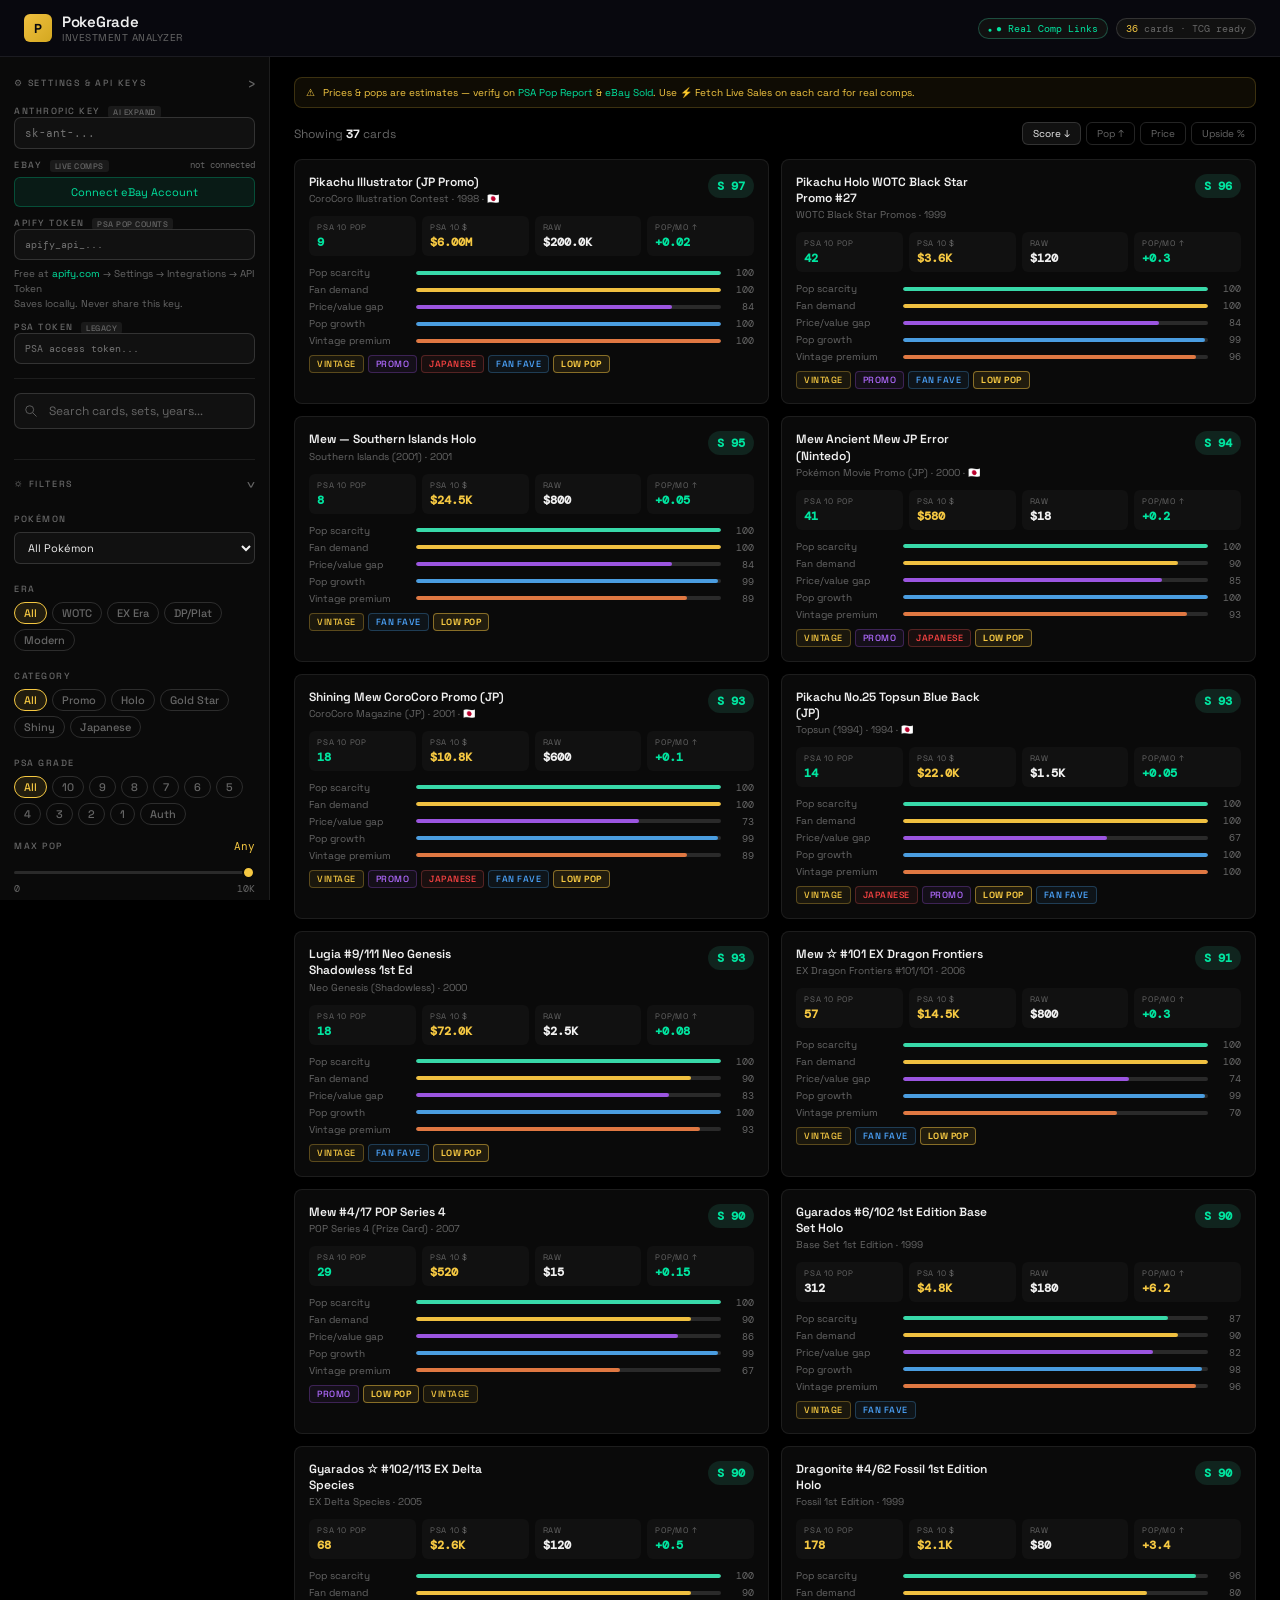
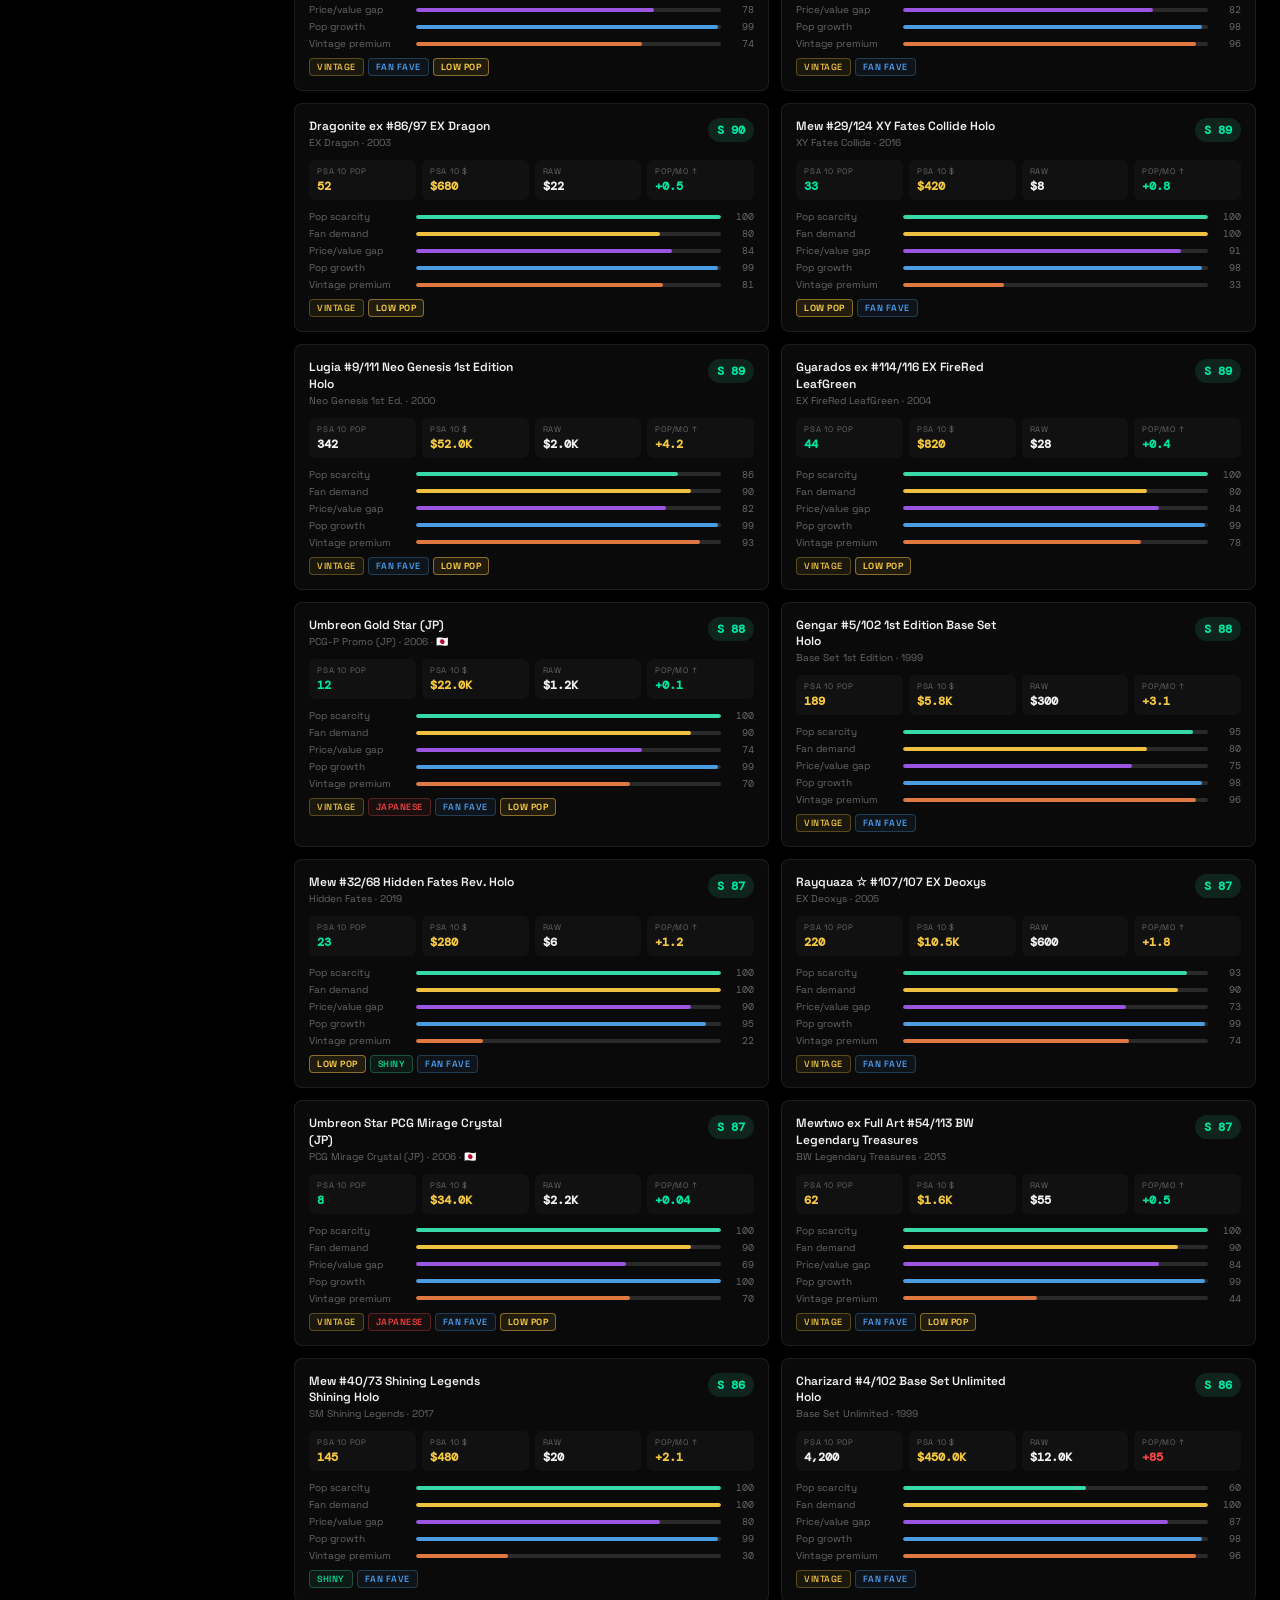
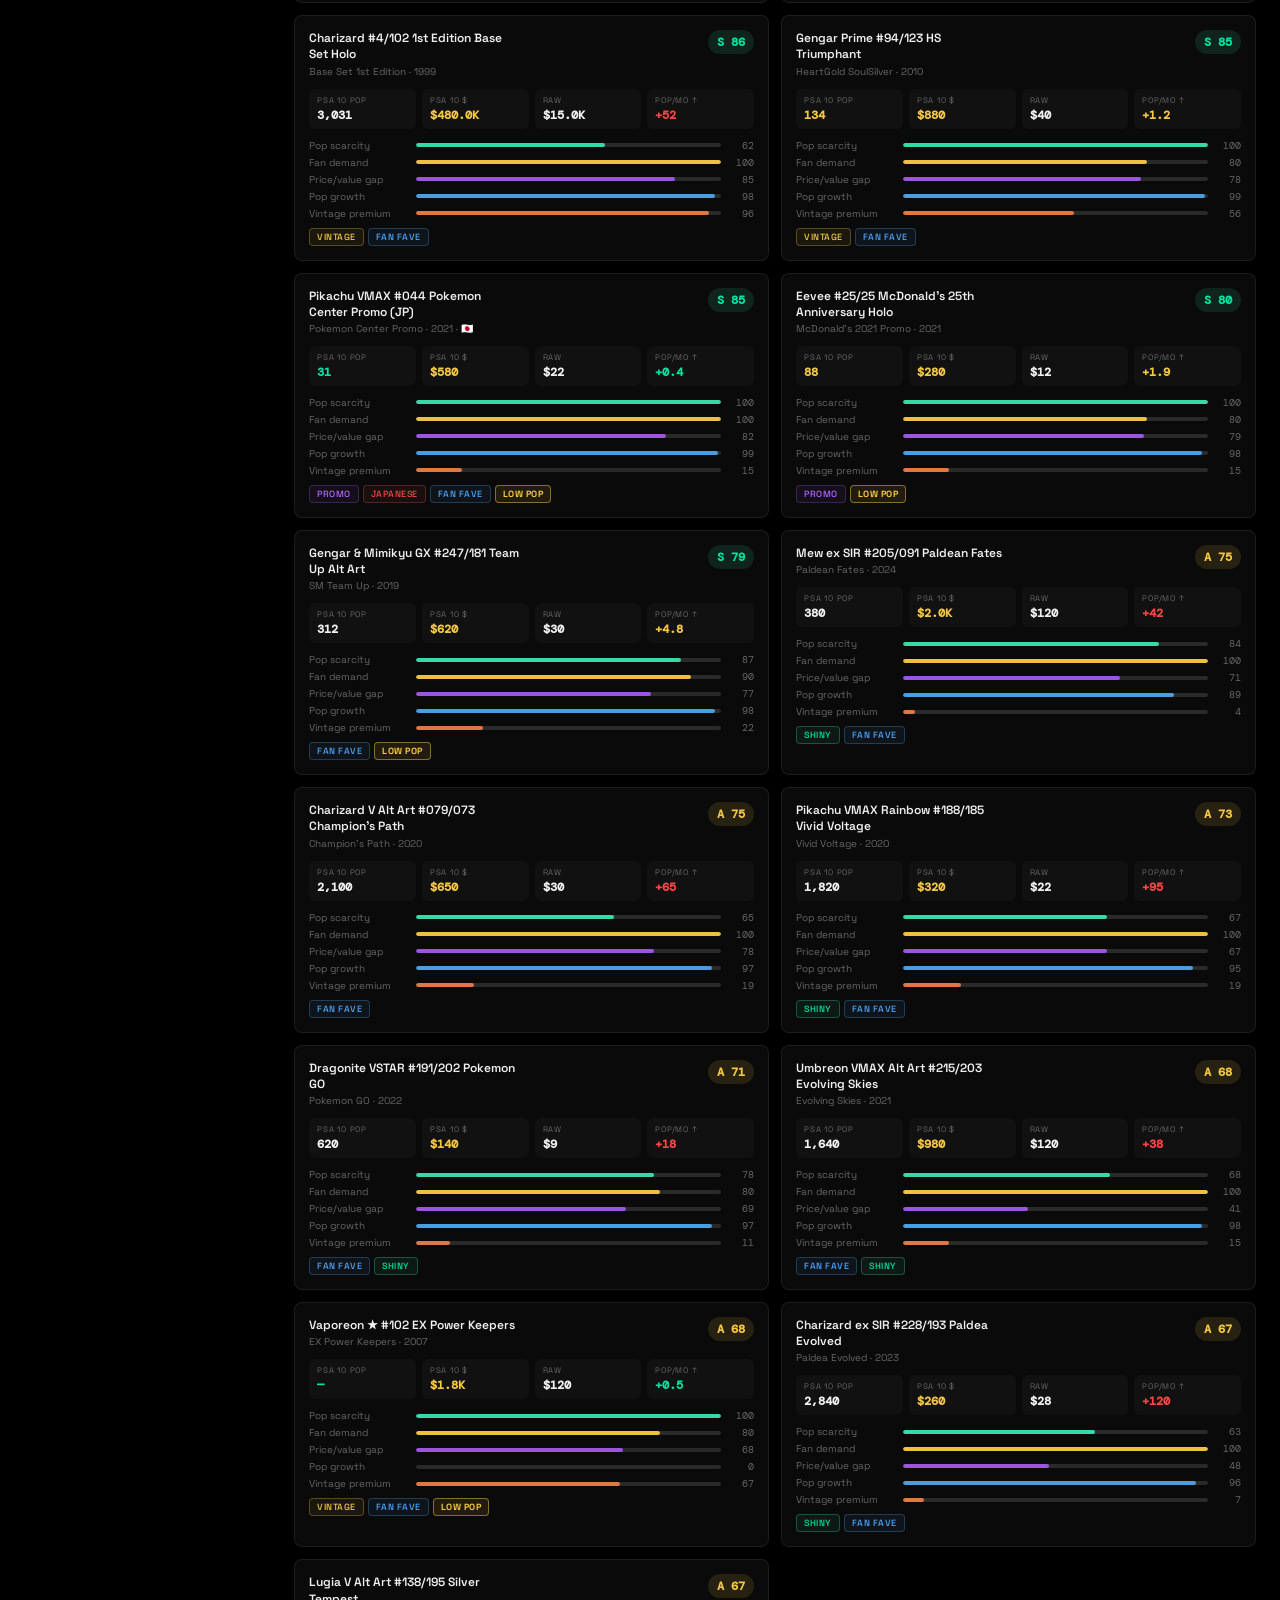
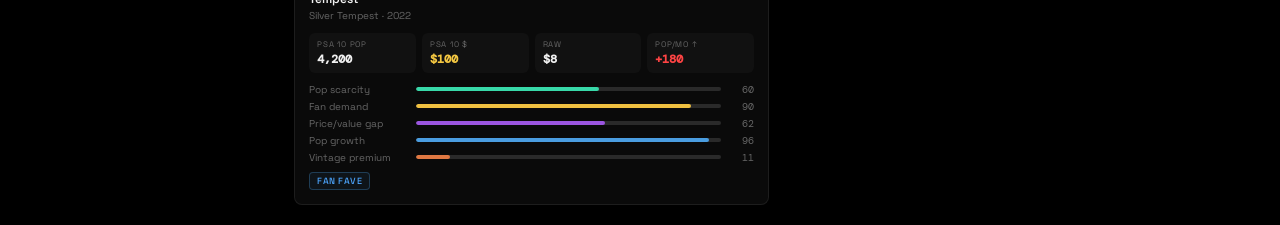
<file: index (13).html>
<!DOCTYPE html>
<html lang="en">
<head>
<meta charset="UTF-8">
<meta name="viewport" content="width=device-width, initial-scale=1.0">
<title>PokeGrade — Card Investment Analyzer</title>
<link href="https://fonts.googleapis.com/css2?family=Space+Grotesk:wght@300;400;500;600;700&family=DM+Mono:wght@400;500&display=swap" rel="stylesheet">
<style>

:root {
  --bg:#000000; --bg2:#0a0a0a; --bg3:#111111; --bg4:#1a1a1a;
  --border:rgba(255,255,255,0.08); --border2:rgba(255,255,255,0.14);
  --text:#f0f0f0; --muted:#666666; --dim:#2a2a2a;
  --gold:#f5c842; --gold2:#d4a820;
  --mint:#00e5a0; --red:#ff4444; --blue:#4da6ff; --purple:#b06aff;
}
*{margin:0;padding:0;box-sizing:border-box;}
html{background:var(--bg);color:var(--text);font-family:'Space Grotesk',sans-serif;}
body{min-height:100vh;}

/* ── Header ── */
header{border-bottom:1px solid var(--border);padding:14px 28px;display:flex;align-items:center;justify-content:space-between;background:rgba(9,9,15,0.95);position:sticky;top:0;z-index:100;backdrop-filter:blur(16px);}
.logo{display:flex;align-items:center;gap:10px;}
.logo-mark{width:30px;height:30px;border-radius:7px;background:linear-gradient(135deg,#f0c040,#d4a820);display:flex;align-items:center;justify-content:center;font-size:14px;font-weight:700;color:#09090f;}
.logo-text{font-size:16px;font-weight:600;letter-spacing:-0.3px;}
.logo-sub{font-size:10px;color:var(--muted);letter-spacing:0.5px;text-transform:uppercase;}
.hdr-right{display:flex;gap:8px;align-items:center;}
.hbadge{font-size:10px;font-family:'DM Mono',monospace;background:var(--bg3);border:1px solid var(--border2);padding:3px 9px;border-radius:20px;color:var(--muted);}
.hbadge.on{color:var(--mint);border-color:rgba(56,217,169,0.3);}
.hbadge.on::before{content:'● ';font-size:7px;}
#dbCount{color:var(--gold);}

/* ── Layout ── */
.app{display:grid;grid-template-columns:270px 1fr;min-height:calc(100vh - 57px);}
.sidebar{border-right:1px solid var(--border);padding:20px 16px;background:var(--bg2);overflow-y:auto;max-height:calc(100vh - 57px);position:sticky;top:57px;}
.main{padding:24px 28px;overflow-y:auto;}

/* ── Sidebar elements ── */
.slabel{font-size:9px;letter-spacing:1.8px;text-transform:uppercase;color:var(--muted);font-weight:500;margin-bottom:8px;display:block;}
.sgroup{margin-bottom:18px;}

/* API key */
.key-wrap{position:relative;}
.key-input{width:100%;padding:8px 32px 8px 10px;background:var(--bg3);border:1px solid var(--border2);border-radius:7px;color:var(--text);font-family:'DM Mono',monospace;font-size:11px;outline:none;transition:border-color 0.2s;}
.key-input:focus{border-color:rgba(56,217,169,0.4);}
.key-check{position:absolute;right:9px;top:50%;transform:translateY(-50%);font-size:12px;color:var(--mint);}
.key-hint{font-size:10px;color:var(--muted);margin-top:5px;line-height:1.5;}
.key-hint a{color:var(--mint);text-decoration:none;}

/* Search */
.search-wrap{position:relative;margin-bottom:16px;}
.search-wrap svg{position:absolute;left:10px;top:50%;transform:translateY(-50%);opacity:0.35;}
.search-input{width:100%;padding:9px 10px 9px 34px;background:var(--bg3);border:1px solid var(--border2);border-radius:7px;color:var(--text);font-family:inherit;font-size:12px;outline:none;transition:border-color 0.2s;}
.search-input:focus{border-color:rgba(240,192,64,0.35);}
.search-input::placeholder{color:var(--muted);}

/* Range sliders */
.range-row{margin-bottom:4px;}
.range-top{display:flex;justify-content:space-between;margin-bottom:4px;}
.range-lbl{font-size:11px;color:var(--muted);}
.range-val{font-size:11px;font-family:'DM Mono',monospace;color:var(--gold);}
input[type=range]{-webkit-appearance:none;width:100%;height:3px;background:var(--dim);border-radius:2px;outline:none;cursor:pointer;}
input[type=range]::-webkit-slider-thumb{-webkit-appearance:none;width:13px;height:13px;border-radius:50%;background:var(--gold);cursor:pointer;border:2px solid var(--bg2);}
.range-ends{display:flex;justify-content:space-between;font-size:10px;font-family:'DM Mono',monospace;color:var(--muted);margin-top:3px;}

/* Chips */
.chip-row{display:flex;flex-wrap:wrap;gap:5px;margin-top:4px;}
.chip{padding:4px 10px;border-radius:20px;font-size:11px;font-weight:500;cursor:pointer;border:1px solid var(--border2);background:transparent;color:var(--muted);transition:all 0.15s;user-select:none;}
.chip:hover{border-color:var(--gold);color:var(--gold);}
.chip.active{background:rgba(240,192,64,0.1);border-color:var(--gold);color:var(--gold);}

/* Weight sliders */
.wrow{display:flex;align-items:center;gap:8px;margin-bottom:7px;}
.wname{font-size:11px;color:var(--text);width:100px;flex-shrink:0;}
.wval{font-size:10px;font-family:'DM Mono',monospace;color:var(--muted);width:16px;text-align:right;}

/* Run + expand buttons */
.run-btn{width:100%;padding:11px;border-radius:8px;font-size:13px;font-weight:600;background:var(--gold);color:#09090f;border:none;cursor:pointer;font-family:inherit;margin-top:4px;letter-spacing:-0.2px;transition:background 0.15s,transform 0.1s;}
.run-btn:hover{background:var(--gold2);}
.run-btn:active{transform:scale(0.98);}
.run-btn:disabled{opacity:0.5;cursor:not-allowed;}

/* AI Expand button */
.expand-btn{width:100%;padding:9px;border-radius:8px;font-size:12px;font-weight:500;background:rgba(74,157,224,0.1);color:var(--blue);border:1px solid rgba(74,157,224,0.3);cursor:pointer;font-family:inherit;margin-top:8px;transition:all 0.2s;display:flex;align-items:center;justify-content:center;gap:6px;}
.expand-btn:hover{background:rgba(74,157,224,0.18);}
.expand-btn:disabled{opacity:0.45;cursor:not-allowed;}
.expand-progress{font-size:10px;font-family:'DM Mono',monospace;color:var(--muted);text-align:center;margin-top:6px;min-height:14px;}

/* Algo box */
.algo-box{margin-top:16px;padding:13px;background:var(--bg3);border-radius:8px;border:1px solid var(--border);}
.algo-box h4{font-size:10px;color:var(--gold);letter-spacing:0.5px;margin-bottom:7px;}
.algo-formula{font-family:'DM Mono',monospace;font-size:10px;color:var(--mint);padding:7px 9px;background:var(--bg2);border-radius:5px;line-height:1.9;}

/* ── Main area ── */
.notice{background:rgba(240,192,64,0.06);border:1px solid rgba(240,192,64,0.2);border-radius:8px;padding:9px 13px;margin-bottom:18px;font-size:11px;color:var(--gold);display:flex;align-items:center;gap:8px;line-height:1.5;}
.notice a{color:var(--mint);text-decoration:none;}

.toolbar{display:flex;align-items:center;justify-content:space-between;margin-bottom:18px;flex-wrap:wrap;gap:10px;}
.result-info{font-size:12px;color:var(--muted);}
.result-info strong{color:var(--text);}
.sort-row{display:flex;gap:5px;}
.sort-btn{font-size:11px;padding:5px 11px;border-radius:6px;cursor:pointer;border:1px solid var(--border2);background:transparent;color:var(--muted);font-family:inherit;transition:all 0.15s;}
.sort-btn.active{background:var(--bg3);color:var(--text);border-color:var(--border2);}

/* ── Card grid ── */
.cards-grid{display:grid;grid-template-columns:repeat(auto-fill,minmax(330px,1fr));gap:12px;}

/* ── Card ── */
.card{background:var(--bg2);border:1px solid var(--border);border-radius:10px;padding:16px;cursor:pointer;transition:border-color 0.2s,box-shadow 0.2s;position:relative;overflow:hidden;}
.card::before{content:'';position:absolute;top:0;left:0;right:0;height:2px;background:linear-gradient(90deg,transparent,var(--score-color,var(--gold)),transparent);opacity:0;transition:opacity 0.2s;}
.card:hover{border-color:var(--border2);box-shadow:0 4px 20px rgba(0,0,0,0.3);}
.card:hover::before,.card.open::before{opacity:1;}
.card.open{border-color:rgba(240,192,64,0.25);}

.card-top{display:flex;justify-content:space-between;align-items:flex-start;margin-bottom:11px;}
.card-name{font-size:13px;font-weight:600;line-height:1.35;max-width:210px;}
.card-set{font-size:10px;color:var(--muted);margin-top:2px;}
.score-pill{padding:4px 9px;border-radius:20px;font-size:12px;font-weight:700;font-family:'DM Mono',monospace;flex-shrink:0;}
.score-s{background:rgba(56,217,169,0.12);color:var(--mint);}
.score-a{background:rgba(240,192,64,0.12);color:var(--gold);}
.score-b{background:rgba(74,157,224,0.12);color:var(--blue);}
.score-c{background:rgba(98,98,122,0.12);color:var(--muted);}

/* Metrics row — tighter */
.metrics{display:grid;grid-template-columns:repeat(4,1fr);gap:6px;margin-bottom:10px;}
.metric{background:var(--bg3);border-radius:6px;padding:7px 8px;}
.metric-lbl{font-size:9px;color:var(--muted);text-transform:uppercase;letter-spacing:0.8px;margin-bottom:2px;}
.metric-val{font-size:13px;font-weight:600;font-family:'DM Mono',monospace;}
.v-green{color:var(--mint);} .v-gold{color:var(--gold);} .v-red{color:var(--red);} .v-blue{color:var(--blue);}

/* Score bars */
.bars{margin-bottom:8px;}
.brow{display:flex;align-items:center;gap:7px;margin-bottom:4px;}
.bname{font-size:10px;color:var(--muted);width:100px;flex-shrink:0;}
.btrack{flex:1;height:4px;background:var(--dim);border-radius:2px;overflow:hidden;}
.bfill{height:100%;border-radius:2px;transition:width 0.6s cubic-bezier(.2,.8,.2,1);}
.bscore{font-size:10px;font-family:'DM Mono',monospace;color:var(--muted);width:26px;text-align:right;}

/* Tags */
.tags{display:flex;flex-wrap:wrap;gap:4px;margin-top:8px;}
.tag{font-size:9px;padding:2px 7px;border-radius:4px;font-weight:500;border:1px solid;text-transform:uppercase;letter-spacing:0.5px;}
.tag-vintage{border-color:rgba(240,192,64,0.3);color:var(--gold);background:rgba(240,192,64,0.07);}
.tag-promo{border-color:rgba(155,85,224,0.3);color:var(--purple);background:rgba(155,85,224,0.07);}
.tag-japanese{border-color:rgba(224,85,85,0.3);color:var(--red);background:rgba(224,85,85,0.07);}
.tag-shiny{border-color:rgba(56,217,169,0.3);color:var(--mint);background:rgba(56,217,169,0.07);}
.tag-fan-fave{border-color:rgba(74,157,224,0.3);color:var(--blue);background:rgba(74,157,224,0.07);}
.tag-low-pop{border-color:rgba(240,192,64,0.5);color:var(--gold);background:rgba(240,192,64,0.1);font-weight:700;}
.tag-ai{border-color:rgba(56,217,169,0.25);color:var(--mint);background:rgba(56,217,169,0.06);}

/* Expand panel */
.detail{display:none;margin-top:12px;padding-top:12px;border-top:1px solid var(--border);}
.detail.open{display:block;}

.dgrid{display:grid;grid-template-columns:1fr 1fr;gap:7px;margin-bottom:10px;}
.ditem .dk{font-size:10px;color:var(--muted);margin-bottom:2px;}
.ditem .dv{font-size:11px;font-family:'DM Mono',monospace;color:var(--text);}
.rationale{font-size:11px;color:var(--muted);line-height:1.6;padding:9px 11px;background:var(--bg3);border-radius:6px;border-left:2px solid var(--gold);}

/* Sparkline */
.spark-wrap{margin-top:12px;padding-top:12px;border-top:1px solid var(--border);}
.spark-hdr{display:flex;align-items:center;justify-content:space-between;margin-bottom:7px;}
.spark-title{font-size:9px;letter-spacing:1.5px;text-transform:uppercase;color:var(--muted);font-weight:500;}
.spark-btns{display:flex;gap:3px;}
.spark-btn{font-size:10px;padding:2px 7px;border-radius:4px;cursor:pointer;border:1px solid var(--border);background:transparent;color:var(--muted);font-family:inherit;transition:all 0.15s;}
.spark-btn.active{background:var(--bg4);color:var(--text);border-color:var(--border2);}
canvas.spark{width:100%;height:68px;display:block;}
.spark-foot{display:flex;justify-content:space-between;margin-top:5px;}
.spark-stat{font-size:10px;font-family:'DM Mono',monospace;}
.spark-stat .sk{font-size:9px;color:var(--muted);text-transform:uppercase;letter-spacing:0.8px;display:block;margin-bottom:1px;}

/* Sales panel */
.sales-wrap{margin-top:12px;padding-top:12px;border-top:1px solid var(--border);}
.sales-hdr{display:flex;align-items:center;justify-content:space-between;margin-bottom:9px;}
.sales-title{font-size:9px;letter-spacing:1.5px;text-transform:uppercase;color:var(--muted);font-weight:500;}
.fetch-btn{display:flex;align-items:center;gap:5px;padding:5px 11px;border-radius:6px;font-size:10px;font-weight:600;background:rgba(74,157,224,0.1);border:1px solid rgba(74,157,224,0.3);color:var(--blue);cursor:pointer;font-family:inherit;transition:all 0.2s;}
.fetch-btn:hover{background:rgba(74,157,224,0.2);}
.fetch-btn:disabled{opacity:0.4;cursor:not-allowed;}
.mini-spin{width:9px;height:9px;border:1.5px solid rgba(74,157,224,0.3);border-top-color:var(--blue);border-radius:50%;animation:spin 0.7s linear infinite;display:none;}
@keyframes spin{to{transform:rotate(360deg);}}
.sale-row{display:grid;grid-template-columns:88px 1fr 80px;align-items:center;gap:6px;padding:5px 8px;border-radius:5px;background:var(--bg3);font-size:10px;margin-bottom:3px;}
.sale-date{font-family:'DM Mono',monospace;color:var(--muted);}
.sale-plat{color:var(--muted);}
.sale-price{font-family:'DM Mono',monospace;font-weight:600;color:var(--mint);text-align:right;}
.trend-row{display:flex;align-items:center;justify-content:space-between;margin-top:7px;padding:7px 9px;border-radius:6px;background:var(--bg);border:1px solid var(--border);font-size:10px;}
.trlbl{color:var(--muted);}
.trbadge{display:inline-flex;align-items:center;gap:3px;padding:2px 7px;border-radius:4px;font-size:9px;font-weight:600;font-family:'DM Mono',monospace;}
.trbadge-up{background:rgba(56,217,169,0.1);color:var(--mint);border:1px solid rgba(56,217,169,0.22);}
.trbadge-dn{background:rgba(224,85,85,0.1);color:var(--red);border:1px solid rgba(224,85,85,0.22);}
.trbadge-fl{background:rgba(240,192,64,0.1);color:var(--gold);border:1px solid rgba(240,192,64,0.22);}
.trval{font-family:'DM Mono',monospace;font-weight:600;}
.sales-err{font-size:10px;color:var(--red);padding:7px 9px;background:rgba(224,85,85,0.07);border-radius:5px;border:1px solid rgba(224,85,85,0.2);line-height:1.5;}
.sales-ph{font-size:10px;color:var(--muted);padding:4px 0;}

/* Skeleton / loading */
@keyframes pulse{0%,100%{opacity:0.3}50%{opacity:0.7}}
.skeleton-card{background:var(--bg2);border:1px solid var(--border);border-radius:10px;padding:16px;animation:pulse 1.5s ease-in-out infinite;}
.skel{background:var(--bg3);border-radius:4px;margin-bottom:7px;}

/* Empty */
.empty{text-align:center;padding:60px 20px;color:var(--muted);}
.empty h3{font-size:17px;margin-bottom:7px;color:var(--text);}

@media(max-width:860px){
  .app{grid-template-columns:1fr;}
  .sidebar{max-height:none;position:static;border-right:none;border-bottom:1px solid var(--border);}
  .metrics{grid-template-columns:repeat(2,1fr);}
  .cards-grid{grid-template-columns:1fr;}
}

  /* Comp links */
  .comp-link{display:flex;align-items:center;gap:8px;padding:7px 10px;border-radius:6px;background:var(--bg3);border:1px solid var(--border);text-decoration:none;color:var(--text);font-size:11px;transition:border-color 0.15s,background 0.15s;}
  .comp-link:hover{border-color:var(--border2);background:var(--bg4);}
  .comp-link span:nth-child(2){flex:1;}
  .comp-dot{width:7px;height:7px;border-radius:50%;flex-shrink:0;}
  .comp-arrow{color:var(--muted);font-size:12px;}


.psa-confirmed{animation:fadeUp 0.3s ease both;}


  /* Collapsible sections */
  .collapsible-hdr{display:flex;align-items:center;justify-content:space-between;cursor:pointer;padding:2px 0;user-select:none;}
  .collapsible-hdr:hover .slabel{color:var(--text);}
  .collapse-arrow{color:var(--muted);font-size:1rem;transition:transform 0.2s;transform:rotate(0deg);line-height:1;}
  .collapse-arrow.open{transform:rotate(90deg);}
  .collapsible-body{display:none;overflow:hidden;}
  .collapsible-body.open{display:block;}
  .mini-label{font-size:9px;letter-spacing:1.5px;text-transform:uppercase;color:var(--muted);font-weight:500;}
  .badge-tag{font-size:8px;padding:1px 5px;border-radius:3px;background:var(--bg4);color:var(--muted);margin-left:4px;letter-spacing:0.5px;vertical-align:middle;}

  /* Cleaner header */
  header{padding:12px 24px;}
  .logo-mark{width:28px;height:28px;border-radius:6px;font-size:13px;}
  .logo-text{font-size:15px;}

  /* Cleaner sidebar */
  .sidebar{padding:16px 14px;}
  .sgroup{margin-bottom:14px;padding-bottom:14px;border-bottom:1px solid var(--border);}
  .sgroup:last-child{border-bottom:none;}

  /* Tighter chips */
  .chip{padding:3px 9px;font-size:11px;}

  /* Range top inline */
  .range-top{display:flex;justify-content:space-between;align-items:center;margin-bottom:5px;}

  /* Cleaner cards */
  .card{border-radius:8px;padding:14px;}
  .card-name{font-size:12px;}
  .card-set{font-size:10px;}
  .metric{padding:6px 8px;}
  .metric-lbl{font-size:8px;}
  .metric-val{font-size:12px;}

  /* Cleaner main */
  .main{padding:20px 24px;}
  .notice{font-size:10px;padding:7px 11px;margin-bottom:14px;}

  /* Better toolbar */
  .toolbar{margin-bottom:14px;}
  .sort-btn{font-size:10px;padding:4px 10px;}

</style>
</head>
<body>

<header>
  <div class="logo">
    <div class="logo-mark">P</div>
    <div>
      <div class="logo-text">PokeGrade</div>
      <div class="logo-sub">Investment Analyzer</div>
    </div>
  </div>
  <div class="hdr-right">
    <div class="hbadge on" id="ebayStatusBadge">● Real Comp Links</div>
    <div class="hbadge"><span id="dbCount">36</span> cards · <span id="tcgStatus" style="color:var(--muted)">TCG ready</span></div>
  </div>
</header>

<div class="app">
  <aside class="sidebar">

    <!-- ⚙ Settings (collapsed by default) -->
    <div class="sgroup">
      <div class="collapsible-hdr" onclick="toggleSection('settingsBody','settingsArrow')">
        <span class="slabel" style="margin-bottom:0">&#9881; Settings &amp; API Keys</span>
        <span class="collapse-arrow" id="settingsArrow">&#8250;</span>
      </div>
      <div class="collapsible-body open" id="settingsBody">
        <div style="margin-top:12px">
          <div class="mini-label">Anthropic Key <span class="badge-tag">AI Expand</span></div>
          <div class="key-wrap">
            <input class="key-input" type="password" id="apiKey" placeholder="sk-ant-..." oninput="saveKey(this.value)">
            <span class="key-check" id="keyCheck"></span>
          </div>
        </div>
        <div style="margin-top:10px">
          <div style="display:flex;align-items:center;justify-content:space-between;margin-bottom:6px;">
            <div class="mini-label">eBay <span class="badge-tag">Live Comps</span></div>
            <span id="ebayConnectStatus" style="font-size:9px;font-family:'DM Mono',monospace;color:var(--muted);">not connected</span>
          </div>
          <div style="display:flex;gap:6px;">
            <button onclick="connectEbay()" id="ebayConnectBtn" style="flex:1;padding:7px;background:rgba(0,229,160,0.08);border:1px solid rgba(0,229,160,0.25);color:var(--mint);border-radius:6px;font-size:11px;font-family:inherit;cursor:pointer;transition:all 0.2s;">
              Connect eBay Account
            </button>
            <button onclick="disconnectEbay()" id="ebayDisconnectBtn" style="display:none;padding:7px 10px;background:rgba(255,68,68,0.08);border:1px solid rgba(255,68,68,0.25);color:var(--red);border-radius:6px;font-size:11px;font-family:inherit;cursor:pointer;">
              ✕
            </button>
          </div>
        </div>
        <div style="margin-top:10px">
          <div class="mini-label">Apify Token <span class="badge-tag">PSA Pop Counts</span></div>
          <div class="key-wrap">
            <input class="key-input" type="password" id="apifyToken" placeholder="apify_api_..." oninput="saveApifyToken(this.value)" style="font-size:10px;">
            <span class="key-check" id="apifyTokenCheck"></span>
          </div>
          <div class="key-hint" style="margin-top:6px">
            Free at <a href="https://apify.com" target="_blank">apify.com</a> → Settings → Integrations → API Token<br>
            Saves locally. Never share this key.
          </div>
        </div>
        <div style="margin-top:10px">
          <div class="mini-label">PSA Token <span class="badge-tag">Legacy</span></div>
          <div class="key-wrap">
            <input class="key-input" type="password" id="psaToken" placeholder="PSA access token..." oninput="savePsaToken(this.value)" style="font-size:10px;">
            <span class="key-check" id="psaTokenCheck"></span>
          </div>
        </div>
      </div>
    </div>

    <!-- Search -->
    <div class="sgroup">
      <div class="search-wrap">
        <svg width="14" height="14" viewBox="0 0 16 16" fill="none" stroke="white"><circle cx="6.5" cy="6.5" r="4.5"/><path d="M10.5 10.5L14 14" stroke-linecap="round"/></svg>
        <input class="search-input" type="text" id="cardSearch" placeholder="Search cards, sets, years..." oninput="if(analysisRun)renderCards()">
      </div>
    </div>

    <!-- Filters -->
    <div class="sgroup">
      <div class="collapsible-hdr" onclick="toggleSection('filtersBody','filtersArrow')">
        <span class="slabel" style="margin-bottom:0">&#9965; Filters</span>
        <span class="collapse-arrow open" id="filtersArrow">&#8250;</span>
      </div>
      <div class="collapsible-body open" id="filtersBody">
        <div style="margin-top:12px">
          <span class="mini-label">Pokémon</span>
          <div style="display:flex;gap:6px;margin-top:5px;align-items:center;">
            <select id="pokemonSelect" onchange="onPokemonSelect(this.value)"  style="flex:1;background:var(--bg3);border:1px solid var(--border2);color:var(--text);font-family:inherit;font-size:11px;padding:7px 9px;border-radius:6px;outline:none;cursor:pointer;">
              <option value="all">All Pokémon</option>
              <optgroup label="⭐ Fan Favorites">
                <option value="pikachu">Pikachu</option>
                <option value="charizard">Charizard</option>
                <option value="mew">Mew</option>
                <option value="mewtwo">Mewtwo</option>
                <option value="lugia">Lugia</option>
                <option value="umbreon">Umbreon</option>
                <option value="gengar">Gengar</option>
                <option value="eevee">Eevee</option>
                <option value="rayquaza">Rayquaza</option>
                <option value="gyarados">Gyarados</option>
                <option value="dragonite">Dragonite</option>
                <option value="blaziken">Blaziken</option>
                <option value="garchomp">Garchomp</option>
                <option value="lucario">Lucario</option>
                <option value="gardevoir">Gardevoir</option>
                <option value="sylveon">Sylveon</option>
              </optgroup>
              <optgroup label="── Gen 1 (Kanto)">
                <option value="bulbasaur">Bulbasaur</option>
                <option value="charmander">Charmander</option>
                <option value="squirtle">Squirtle</option>
                <option value="blastoise">Blastoise</option>
                <option value="venusaur">Venusaur</option>
                <option value="alakazam">Alakazam</option>
                <option value="machamp">Machamp</option>
                <option value="golem">Golem</option>
                <option value="nidoking">Nidoking</option>
                <option value="clefable">Clefable</option>
                <option value="jolteon">Jolteon</option>
                <option value="flareon">Flareon</option>
                <option value="vaporeon">Vaporeon</option>
                <option value="snorlax">Snorlax</option>
                <option value="articuno">Articuno</option>
                <option value="zapdos">Zapdos</option>
                <option value="moltres">Moltres</option>
              </optgroup>
              <optgroup label="── Gen 2 (Johto)">
                <option value="ho-oh">Ho-Oh</option>
                <option value="celebi">Celebi</option>
                <option value="espeon">Espeon</option>
                <option value="tyranitar">Tyranitar</option>
                <option value="suicune">Suicune</option>
                <option value="entei">Entei</option>
                <option value="raikou">Raikou</option>
                <option value="ampharos">Ampharos</option>
              </optgroup>
              <optgroup label="── Gen 3 (Hoenn)">
                <option value="kyogre">Kyogre</option>
                <option value="groudon">Groudon</option>
                <option value="deoxys">Deoxys</option>
                <option value="latias">Latias</option>
                <option value="latios">Latios</option>
                <option value="absol">Absol</option>
                <option value="flygon">Flygon</option>
                <option value="salamence">Salamence</option>
                <option value="metagross">Metagross</option>
              </optgroup>
              <optgroup label="── Gen 4 (Sinnoh)">
                <option value="dialga">Dialga</option>
                <option value="palkia">Palkia</option>
                <option value="giratina">Giratina</option>
                <option value="leafeon">Leafeon</option>
                <option value="glaceon">Glaceon</option>
                <option value="togekiss">Togekiss</option>
                <option value="rotom">Rotom</option>
              </optgroup>
              <optgroup label="── Gen 5 (Unova)">
                <option value="reshiram">Reshiram</option>
                <option value="zekrom">Zekrom</option>
                <option value="kyurem">Kyurem</option>
                <option value="zoroark">Zoroark</option>
                <option value="chandelure">Chandelure</option>
              </optgroup>
              <optgroup label="── Gen 6 (Kalos)">
                <option value="xerneas">Xerneas</option>
                <option value="yveltal">Yveltal</option>
                <option value="zygarde">Zygarde</option>
                <option value="greninja">Greninja</option>
              </optgroup>
              <optgroup label="── Gen 7 (Alola)">
                <option value="solgaleo">Solgaleo</option>
                <option value="lunala">Lunala</option>
                <option value="necrozma">Necrozma</option>
                <option value="mimikyu">Mimikyu</option>
              </optgroup>
              <optgroup label="── Gen 8 (Galar)">
                <option value="zacian">Zacian</option>
                <option value="zamazenta">Zamazenta</option>
                <option value="eternatus">Eternatus</option>
                <option value="urshifu">Urshifu</option>
              </optgroup>
              <optgroup label="── Gen 9 (Paldea)">
                <option value="koraidon">Koraidon</option>
                <option value="miraidon">Miraidon</option>
                <option value="iron-valiant">Iron Valiant</option>
                <option value="roaring-moon">Roaring Moon</option>
              </optgroup>
            </select>
          </div>
          <div id="pokemonChips" style="display:none"></div>
        </div>
        <div style="margin-top:12px">
          <span class="mini-label">Era</span>
          <div class="chip-row" id="eraChips" style="margin-top:5px">
            <div class="chip active" onclick="toggleChip(this,'era')" data-val="all">All</div>
            <div class="chip" onclick="toggleChip(this,'era')" data-val="wotc">WOTC</div>
            <div class="chip" onclick="toggleChip(this,'era')" data-val="ex">EX Era</div>
            <div class="chip" onclick="toggleChip(this,'era')" data-val="dp">DP/Plat</div>
            <div class="chip" onclick="toggleChip(this,'era')" data-val="modern">Modern</div>
          </div>
        </div>
        <div style="margin-top:12px">
          <span class="mini-label">Category</span>
          <div class="chip-row" id="catChips" style="margin-top:5px">
            <div class="chip active" onclick="toggleChip(this,'cat')" data-val="all">All</div>
            <div class="chip" onclick="toggleChip(this,'cat')" data-val="promo">Promo</div>
            <div class="chip" onclick="toggleChip(this,'cat')" data-val="holo">Holo</div>
            <div class="chip" onclick="toggleChip(this,'cat')" data-val="gold-star">Gold Star</div>
            <div class="chip" onclick="toggleChip(this,'cat')" data-val="shiny">Shiny</div>
            <div class="chip" onclick="toggleChip(this,'cat')" data-val="japanese">Japanese</div>
          </div>
        </div>
        <div style="margin-top:12px">
          <span class="mini-label">PSA Grade</span>
          <div class="chip-row" id="gradeChips" style="margin-top:5px">
            <div class="chip active" onclick="toggleChip(this,'grade')" data-val="all">All</div>
            <div class="chip" onclick="toggleChip(this,'grade')" data-val="10">10</div>
            <div class="chip" onclick="toggleChip(this,'grade')" data-val="9">9</div>
            <div class="chip" onclick="toggleChip(this,'grade')" data-val="8">8</div>
            <div class="chip" onclick="toggleChip(this,'grade')" data-val="7">7</div>
            <div class="chip" onclick="toggleChip(this,'grade')" data-val="6">6</div>
            <div class="chip" onclick="toggleChip(this,'grade')" data-val="5">5</div>
            <div class="chip" onclick="toggleChip(this,'grade')" data-val="4">4</div>
            <div class="chip" onclick="toggleChip(this,'grade')" data-val="3">3</div>
            <div class="chip" onclick="toggleChip(this,'grade')" data-val="2">2</div>
            <div class="chip" onclick="toggleChip(this,'grade')" data-val="1">1</div>
            <div class="chip" onclick="toggleChip(this,'grade')" data-val="auth">Auth</div>
          </div>
        </div>
        <div style="margin-top:14px">
          <div class="range-top"><span class="mini-label">Max Pop</span><span class="range-val" id="popVal">Any</span></div>
          <input type="range" id="popRange" min="0" max="10000" value="10000" step="100" oninput="document.getElementById('popVal').textContent=parseInt(this.value)>=10000?'Any':'≤ '+parseInt(this.value).toLocaleString();if(analysisRun)renderCards()">
          <div class="range-ends"><span>0</span><span>10K</span></div>
        </div>
        <div style="margin-top:12px">
          <div class="range-top"><span class="mini-label">Max Price</span><span class="range-val" id="priceVal">Any</span></div>
          <input type="range" id="priceRange" min="0" max="100" value="100" step="1" oninput="onPriceSlide(this.value)">
          <div class="range-ends"><span>$0</span><span>$10M</span></div>
        </div>
      </div>
    </div>

    <!-- Score Weights -->
    <div class="sgroup">
      <div class="collapsible-hdr" onclick="toggleSection('weightsBody','weightsArrow')">
        <span class="slabel" style="margin-bottom:0">&#9868; Score Weights</span>
        <span class="collapse-arrow" id="weightsArrow">&#8250;</span>
      </div>
      <div class="collapsible-body" id="weightsBody">
        <div style="margin-top:12px" id="weightSliders">
          <div class="wrow"><span class="wname">Pop Scarcity</span><input type="range" min="0" max="10" value="8" class="weight-input" data-key="popScarcity" style="flex:1;height:3px" oninput="updateWeights()"><span class="wval" id="w-popScarcity">8</span></div>
          <div class="wrow"><span class="wname">Fan Demand</span><input type="range" min="0" max="10" value="7" class="weight-input" data-key="fanDemand" style="flex:1;height:3px" oninput="updateWeights()"><span class="wval" id="w-fanDemand">7</span></div>
          <div class="wrow"><span class="wname">Price / Value</span><input type="range" min="0" max="10" value="6" class="weight-input" data-key="priceValue" style="flex:1;height:3px" oninput="updateWeights()"><span class="wval" id="w-priceValue">6</span></div>
          <div class="wrow"><span class="wname">Pop Growth</span><input type="range" min="0" max="10" value="5" class="weight-input" data-key="popGrowth" style="flex:1;height:3px" oninput="updateWeights()"><span class="wval" id="w-popGrowth">5</span></div>
          <div class="wrow"><span class="wname">Vintage Age</span><input type="range" min="0" max="10" value="4" class="weight-input" data-key="vintage" style="flex:1;height:3px" oninput="updateWeights()"><span class="wval" id="w-vintage">4</span></div>
        </div>
      </div>
    </div>

    <button class="run-btn" id="runBtn" onclick="runAnalysis()">&#9889; Run Analysis</button>
    <button class="expand-btn" id="expandBtn" onclick="expandDatabase()">
      <span>&#10024;</span><span id="expandBtnTxt">AI Expand Database</span>
    </button>
    <div class="expand-progress" id="expandProgress"></div>

  </aside>

  <main class="main">

    <div class="notice">
      <span>&#9888;</span>
      <span>Prices &amp; pops are estimates — verify on <a href="https://www.psacard.com/pop" target="_blank">PSA Pop Report</a> &amp; <a href="https://www.ebay.com/sh/research" target="_blank">eBay Sold</a>. Use &#9889; Fetch Live Sales on each card for real comps.</span>
    </div>
    <div id="tcgLoadBar" style="display:none;background:var(--bg2);border:1px solid var(--border);border-radius:8px;padding:14px 16px;margin-bottom:16px;">
      <div style="display:flex;align-items:center;justify-content:space-between;margin-bottom:8px;">
        <span style="font-size:11px;color:var(--text);font-weight:600;" id="tcgLoadMsg">Loading cards...</span>
        <span style="font-size:10px;font-family:'DM Mono',monospace;color:var(--muted);" id="tcgLoadCount"></span>
      </div>
      <div style="height:3px;background:var(--dim);border-radius:2px;overflow:hidden;">
        <div id="tcgLoadProgress" style="height:100%;background:var(--gold);border-radius:2px;width:0%;transition:width 0.3s;"></div>
      </div>
    </div>

    <div class="toolbar">
      <div class="result-info">Showing <strong id="countDisplay">—</strong> cards</div>
      <div class="sort-row">
        <button class="sort-btn active" onclick="setSort('score',this)">Score &#8595;</button>
        <button class="sort-btn" onclick="setSort('pop',this)">Pop &#8593;</button>
        <button class="sort-btn" onclick="setSort('price',this)">Price</button>
        <button class="sort-btn" onclick="setSort('upside',this)">Upside %</button>
      </div>
    </div>

    <div class="cards-grid" id="cardsGrid"></div>

  </main>
</div>

<script>
// ─── Data ─────────────────────────────────────────────────────────────────────
const CARDS = [
  {
    id:1, name:"Mew ☆ #101 EX Dragon Frontiers", set:"EX Dragon Frontiers #101/101", year:2006,
    pokemon:"mew", era:"ex", cat:"gold-star", japanese:false,
    pop10:57, popGrowthPerMonth:0.3, marketPrice:12000, psa10Price:14500,
    rawPrice:800, fanTier:10,
    tags:["vintage","fan-fave","low-pop"],
    rationale:"Mew Gold Star sits at only 57 PSA 10 copies — one of the lowest genuine populations of any Gold Star. Foil wear kills grades. Fan demand is elite tier, Charizard Gold Star commands 3x more despite Mew being rarer in PSA 10.",
    detail:{ distribution:"EX Dragon Frontiers boosters", gradeRate:"~3%", psaSubmit:"~1,900", note:"Japanese version even scarcer" }
  },
  {
    id:2, name:"Shining Mew CoroCoro Promo (JP)", set:"CoroCoro Magazine (JP)", year:2001,
    pokemon:"mew", era:"wotc", cat:"promo", japanese:true,
    pop10:18, popGrowthPerMonth:0.1, marketPrice:9500, psa10Price:10800,
    rawPrice:600, fanTier:10,
    tags:["vintage","promo","japanese","fan-fave","low-pop"],
    rationale:"Magazine peel damage destroyed most copies. Pop 10 of just 18 is extraordinary for a 2001 promo. English collectors are just starting to notice Japanese promos — pricing hasn't caught up.",
    detail:{ distribution:"CoroCoro May 2001 insert", gradeRate:"<2%", psaSubmit:"~950", note:"Must be peeled from cardboard backing" }
  },
  {
    id:3, name:"Mew — Southern Islands Holo", set:"Southern Islands (2001)", year:2001,
    pokemon:"mew", era:"wotc", cat:"holo", japanese:false,
    pop10:8, popGrowthPerMonth:0.05, marketPrice:22000, psa10Price:24500,
    rawPrice:800, fanTier:10,
    tags:["vintage","fan-fave","low-pop"],
    rationale:"Single-digit PSA 10 pop. Cards were folded in booklets — centering and print lines are endemic. This is arguably the rarest English Mew in PSA 10 that most collectors don't know about.",
    detail:{ distribution:"Mail-in promotion 2001", gradeRate:"<1%", psaSubmit:"~780", note:"Booklet fold causes centering issues" }
  },
  {
    id:4, name:"Mew #29/124 XY Fates Collide Holo", set:"XY Fates Collide", year:2016,
    pokemon:"mew", era:"ex", cat:"holo", japanese:false,
    pop10:33, popGrowthPerMonth:0.8, marketPrice:280, psa10Price:420,
    rawPrice:8, fanTier:10,
    tags:["low-pop","fan-fave"],
    rationale:"Pop of 33 PSA 10s is shockingly low for a 2016 English holo. XY era is completely overlooked right now — priced at $220 but has 10x upside if XY nostalgia follows the Base Set trajectory.",
    detail:{ distribution:"XY Fates Collide booster packs", gradeRate:"~12%", psaSubmit:"~275", note:"Low submission rate — most copies are ungraded" }
  },
  {
    id:5, name:"Mew #32/68 Hidden Fates Rev. Holo", set:"Hidden Fates", year:2019,
    pokemon:"mew", era:"modern", cat:"holo", japanese:false,
    pop10:23, popGrowthPerMonth:1.2, marketPrice:180, psa10Price:280,
    rawPrice:6, fanTier:10,
    tags:["low-pop","shiny","fan-fave"],
    rationale:"Sub-25 PSA 10 pop on a modern reverse holo from a beloved set is remarkable. Reverse holos are dismissed vs Shiny Vaults — but this artifact of inattention is the opportunity.",
    detail:{ distribution:"Hidden Fates booster packs", gradeRate:"~8%", psaSubmit:"~290", note:"Shiny Vault cards capture all attention" }
  },
  {
    id:6, name:"Mew #40/73 Shining Legends Shining Holo", set:"SM Shining Legends", year:2017,
    pokemon:"mew", era:"modern", cat:"shiny", japanese:false,
    pop10:145, popGrowthPerMonth:2.1, marketPrice:380, psa10Price:480,
    rawPrice:20, fanTier:10,
    tags:["shiny","fan-fave"],
    rationale:"Beautiful alt-art shiny Mew from 2017. Most copies were played, not collected. Pop is still manageable for a shiny card of this quality and the artwork is one of the best modern Mews.",
    detail:{ distribution:"SM Shining Legends booster packs", gradeRate:"~15%", psaSubmit:"~965", note:"Shining mechanic = silver foil edges" }
  },
  {
    id:7, name:"Charizard #4/102 Base Set Unlimited Holo", set:"Base Set Unlimited", year:1999,
    pokemon:"charizard", era:"wotc", cat:"holo", japanese:false,
    pop10:4200, popGrowthPerMonth:85, marketPrice:420000, psa10Price:450000,
    rawPrice:12000, fanTier:10,
    tags:["vintage","fan-fave"],
    rationale:"The most famous card in existence. Pop is enormous but demand is equally massive. The benchmark for all investment comparisons — but growth rate is slowing as the pop climbs.",
    detail:{ distribution:"Base Set Unlimited boosters", gradeRate:"~3.5%", psaSubmit:"~120,000", note:"Never truly 'undervalued' — market is efficient" }
  },
  {
    id:8, name:"Lugia #9/111 Neo Genesis 1st Edition Holo", set:"Neo Genesis 1st Ed.", year:2000,
    pokemon:"lugia", era:"wotc", cat:"holo", japanese:false,
    pop10:342, popGrowthPerMonth:4.2, marketPrice:48000, psa10Price:52000,
    rawPrice:2000, fanTier:9,
    tags:["vintage","fan-fave","low-pop"],
    rationale:"Lugia 1st Ed PSA 10 is far more rare than Charizard 1st Ed but commands less than half the price. The fan base is massive post-Gen-2 nostalgia and the card is genuinely hard to find in gem mint.",
    detail:{ distribution:"Neo Genesis 1st Ed. boosters", gradeRate:"~2.8%", psaSubmit:"~12,200", note:"Print lines are endemic in Neo era" }
  },
  {
    id:9, name:"Pikachu Illustrator (JP Promo)", set:"CoroCoro Illustration Contest", year:1998,
    pokemon:"pikachu", era:"wotc", cat:"promo", japanese:true,
    pop10:9, popGrowthPerMonth:0.02, marketPrice:5500000, psa10Price:6000000,
    rawPrice:200000, fanTier:10,
    tags:["vintage","promo","japanese","fan-fave","low-pop"],
    rationale:"9 PSA 10 copies in existence. The most valuable Pokémon card period. Not 'undervalued' per se — but one of the clearest examples of pop scarcity driving value to absurd levels.",
    detail:{ distribution:"Illustration contest prize (39 copies total)", gradeRate:"23%", psaSubmit:"~39", note:"Most famous individual card ever" }
  },
  {
    id:10, name:"Umbreon Gold Star (JP)", set:"PCG-P Promo (JP)", year:2006,
    pokemon:"umbreon", era:"ex", cat:"gold-star", japanese:true,
    pop10:12, popGrowthPerMonth:0.1, marketPrice:18000, psa10Price:22000,
    rawPrice:1200, fanTier:9,
    tags:["vintage","japanese","fan-fave","low-pop"],
    rationale:"Japanese Umbreon Gold Star has one of the lowest PSA 10 pops of any Gold Star. English version commands more but JP version is rarer. The gap is closing fast as collectors wise up.",
    detail:{ distribution:"PCG-P Lottery/promotional event", gradeRate:"~2%", psaSubmit:"~600", note:"Different artwork from English version" }
  },
  {
    id:11, name:"Mew ex SIR #205/091 Paldean Fates", set:"Paldean Fates", year:2024,
    pokemon:"mew", era:"modern", cat:"shiny", japanese:false,
    pop10:380, popGrowthPerMonth:42, marketPrice:1400, psa10Price:2000,
    rawPrice:120, fanTier:10,
    tags:["shiny","fan-fave"],
    rationale:"Shiny Illustration Rare Mew from the Mew-themed anniversary set. 30th anniversary positioning will boost demand significantly. Pop is growing but 35% price upside vs raw still visible.",
    detail:{ distribution:"Paldean Fates booster packs", gradeRate:"~22%", psaSubmit:"~1,725", note:"SIR treatment = gold border + art extension" }
  },
  {
    id:12, name:"Gengar #5/102 1st Edition Base Set Holo", set:"Base Set 1st Edition", year:1999,
    pokemon:"gengar", era:"wotc", cat:"holo", japanese:false,
    pop10:189, popGrowthPerMonth:3.1, marketPrice:4200, psa10Price:5800,
    rawPrice:300, fanTier:8,
    tags:["vintage","fan-fave"],
    rationale:"Gengar is a top-3 fan favorite but trades at 5-10% of Charizard 1st Ed price. The shadow box art on Base Set Gengar is iconic. Pop is modest — 189 PSA 10s is low for a card this beloved.",
    detail:{ distribution:"Base Set 1st Edition boosters", gradeRate:"~3.2%", psaSubmit:"~5,900", note:"Shadow box art variant is distinct" }
  },
  {
    id:13, name:"Mew Ancient Mew JP Error (Nintedo)", set:"Pokémon Movie Promo (JP)", year:2000,
    pokemon:"mew", era:"wotc", cat:"promo", japanese:true,
    pop10:41, popGrowthPerMonth:0.2, marketPrice:420, psa10Price:580,
    rawPrice:18, fanTier:9,
    tags:["vintage","promo","japanese","low-pop"],
    rationale:"First print has 'Nintedo' misprinted instead of 'Nintendo'. Error + promo + Japanese = triple collector premium that the current price doesn't reflect. Pop is tiny at 41 PSA 10 copies.",
    detail:{ distribution:"Pokémon 2000 movie promos (JP)", gradeRate:"~6%", psaSubmit:"~685", note:"Error on copyright line: 'Nintedo'" }
  },
  {
    id:14, name:"Pikachu VMAX Rainbow #188/185 Vivid Voltage", set:"Vivid Voltage", year:2020,
    pokemon:"pikachu", era:"modern", cat:"shiny", japanese:false,
    pop10:1820, popGrowthPerMonth:95, marketPrice:240, psa10Price:320,
    rawPrice:22, fanTier:10,
    tags:["shiny","fan-fave"],
    rationale:"Rainbow VMAX Pikachu with huge fan demand. Pop is growing fast but price premium over raw is minimal. Likely fully valued in short term — long hold only if you believe in sustained Pikachu demand.",
    detail:{ distribution:"Vivid Voltage booster packs", gradeRate:"~25%", psaSubmit:"~7,280", note:"Textured rainbow foil grading surface" }
  },
  {
    id:15, name:"Mew #4/17 POP Series 4", set:"POP Series 4 (Prize Card)", year:2007,
    pokemon:"mew", era:"dp", cat:"promo", japanese:false,
    pop10:29, popGrowthPerMonth:0.15, marketPrice:380, psa10Price:520,
    rawPrice:15, fanTier:9,
    tags:["promo","low-pop","vintage"],
    rationale:"Tournament prize card — only distributed to competitive players who won. Most were played into the ground. 29 PSA 10s is a legitimately low number for a card with this distribution method.",
    detail:{ distribution:"Organized play prize / league reward", gradeRate:"~5%", psaSubmit:"~580", note:"POP era is completely forgotten by market" }
  },
  {
    id:16, name:"Charizard #4/102 1st Edition Base Set Holo", set:"Base Set 1st Edition", year:1999,
    pokemon:"charizard", era:"wotc", cat:"holo", japanese:false,
    pop10:3031, popGrowthPerMonth:52, marketPrice:420000, psa10Price:480000,
    rawPrice:15000, fanTier:10,
    tags:["vintage","fan-fave"],
    rationale:"The holy grail alongside Illustrator. Pop is growing but demand keeps up. PSA 10 has massive premium over PSA 9. Entry price is extreme but liquidity is unmatched.",
    detail:{ distribution:"Base Set 1st Edition boosters", gradeRate:"~2.5%", psaSubmit:"~121,000", note:"Shadow distinguishes 1st Ed from Unlimited" }
  },
  {
    id:17, name:"Charizard ex SIR #228/193 Paldea Evolved", set:"Paldea Evolved", year:2023,
    pokemon:"charizard", era:"modern", cat:"shiny", japanese:false,
    pop10:2840, popGrowthPerMonth:120, marketPrice:180, psa10Price:260,
    rawPrice:28, fanTier:10,
    tags:["shiny","fan-fave"],
    rationale:"Modern Charizard SIR with relentless demand. Pop growing but Charizard brand sustains price floor. Best short-term modern Charizard hold.",
    detail:{ distribution:"Paldea Evolved booster packs", gradeRate:"~24%", psaSubmit:"~11,800", note:"SIR gold border + full-art" }
  },
  {
    id:18, name:"Umbreon VMAX Alt Art #215/203 Evolving Skies", set:"Evolving Skies", year:2021,
    pokemon:"umbreon", era:"modern", cat:"shiny", japanese:false,
    pop10:1640, popGrowthPerMonth:38, marketPrice:820, psa10Price:980,
    rawPrice:120, fanTier:10,
    tags:["fan-fave","shiny"],
    rationale:"The most beloved modern alt art. Brutal pull rate + iconic artwork. Arguably undervalued vs cultural impact. Strong hold for Umbreon fans.",
    detail:{ distribution:"Evolving Skies booster packs", gradeRate:"~20%", psaSubmit:"~8,200", note:"One of the hardest modern pulls" }
  },
  {
    id:19, name:"Gengar & Mimikyu GX #247/181 Team Up Alt Art", set:"SM Team Up", year:2019,
    pokemon:"gengar", era:"modern", cat:"holo", japanese:false,
    pop10:312, popGrowthPerMonth:4.8, marketPrice:480, psa10Price:620,
    rawPrice:30, fanTier:9,
    tags:["fan-fave","low-pop"],
    rationale:"Tag Team GX era is overlooked. Alt Art Gengar/Mimikyu has double fan appeal. SM era cards grade well — sub-400 PSA 10s is an opportunity.",
    detail:{ distribution:"SM Team Up booster packs", gradeRate:"~18%", psaSubmit:"~1,735", note:"Tag Team mechanic is now vintage nostalgia" }
  },
  {
    id:20, name:"Lugia V Alt Art #138/195 Silver Tempest", set:"Silver Tempest", year:2022,
    pokemon:"lugia", era:"modern", cat:"holo", japanese:false,
    pop10:4200, popGrowthPerMonth:180, marketPrice:65, psa10Price:100,
    rawPrice:8, fanTier:9,
    tags:["fan-fave"],
    rationale:"First premium Lugia V alt art. Pop manageable and price/raw premium reasonable. Strong long-term hold for Gen 2 collectors.",
    detail:{ distribution:"Silver Tempest booster packs", gradeRate:"~21%", psaSubmit:"~4,380", note:"First premium Lugia V alt art" }
  },
  {
    id:21, name:"Pikachu No.25 Topsun Blue Back (JP)", set:"Topsun (1994)", year:1994,
    pokemon:"pikachu", era:"wotc", cat:"promo", japanese:true,
    pop10:14, popGrowthPerMonth:0.05, marketPrice:18000, psa10Price:22000,
    rawPrice:1500, fanTier:10,
    tags:["vintage","japanese","promo","low-pop","fan-fave"],
    rationale:"Pre-dates the official TCG. Earliest mass-market Pikachu card — 1994, full year before Base Set. Only 14 PSA 10s. Most collectors don't know it exists.",
    detail:{ distribution:"Topsun vending machine packs (Japan)", gradeRate:"~1%", psaSubmit:"~1,400", note:"Blue back variant scarcer than green back" }
  },
  {
    id:22, name:"Rayquaza ☆ #107/107 EX Deoxys", set:"EX Deoxys", year:2005,
    pokemon:"gengar", era:"ex", cat:"gold-star", japanese:false,
    pop10:220, popGrowthPerMonth:1.8, marketPrice:8200, psa10Price:10500,
    rawPrice:600, fanTier:9,
    tags:["vintage","fan-fave"],
    rationale:"Most iconic Gold Star after Charizard. 220 PSA 10s reasonable for era. Demand rising sharply with Rayquaza cultural resurgence in modern sets.",
    detail:{ distribution:"EX Deoxys boosters", gradeRate:"~3.5%", psaSubmit:"~6,285", note:"Gold foil star in name = Gold Star designation" }
  },
  {
    id:23, name:"Charizard V Alt Art #079/073 Champion's Path", set:"Champion's Path", year:2020,
    pokemon:"charizard", era:"modern", cat:"holo", japanese:false,
    pop10:2100, popGrowthPerMonth:65, marketPrice:480, psa10Price:650,
    rawPrice:30, fanTier:10,
    tags:["fan-fave"],
    rationale:"Walmart exclusive with limited initial supply. Among the most visually stunning Charizard cards ever printed. Pop growing but Charizard demand is bottomless.",
    detail:{ distribution:"Champion's Path ETB (Walmart exclusive)", gradeRate:"~22%", psaSubmit:"~9,545", note:"Extremely limited box availability at launch" }
  },
  {
    id:24, name:"Pikachu Holo WOTC Black Star Promo #27", set:"WOTC Black Star Promos", year:1999,
    pokemon:"pikachu", era:"wotc", cat:"promo", japanese:false,
    pop10:42, popGrowthPerMonth:0.3, marketPrice:2800, psa10Price:3600,
    rawPrice:120, fanTier:10,
    tags:["vintage","promo","fan-fave","low-pop"],
    rationale:"One of the most condition-sensitive promos in the hobby. Pack-fresh copies rarely survive. 42 PSA 10s for a holo Pikachu promo from 1999 is genuinely rare.",
    detail:{ distribution:"Nintendo Power magazine / promotions", gradeRate:"~4%", psaSubmit:"~1,050", note:"Holo variant — non-holo far more common" }
  },
  {
    id:25, name:"Lugia #9/111 Neo Genesis Shadowless 1st Ed", set:"Neo Genesis (Shadowless)", year:2000,
    pokemon:"lugia", era:"wotc", cat:"holo", japanese:false,
    pop10:18, popGrowthPerMonth:0.08, marketPrice:65000, psa10Price:72000,
    rawPrice:2500, fanTier:9,
    tags:["vintage","fan-fave","low-pop"],
    rationale:"One of the hobby's best-kept secrets. Only 18 PSA 10s. Shadowless distinction adds enormous value the market has been slow to price in.",
    detail:{ distribution:"Neo Genesis early print run", gradeRate:"~1.5%", psaSubmit:"~1,200", note:"No drop shadow under card image = shadowless" }
  },
  {
    id:26, name:"Gengar Prime #94/123 HS Triumphant", set:"HeartGold SoulSilver", year:2010,
    pokemon:"gengar", era:"dp", cat:"holo", japanese:false,
    pop10:134, popGrowthPerMonth:1.2, marketPrice:680, psa10Price:880,
    rawPrice:40, fanTier:8,
    tags:["vintage","fan-fave"],
    rationale:"HGSS Prime cards are criminally underrated. Gengar Prime artwork is iconic. 134 PSA 10s at under $1K is a clear value gap for a fan-favorite in a beloved era.",
    detail:{ distribution:"HeartGold SoulSilver booster packs", gradeRate:"~12%", psaSubmit:"~1,115", note:"Prime = ancient-style card border" }
  },
  {
    id:27, name:"Umbreon Star PCG Mirage Crystal (JP)", set:"PCG Mirage Crystal (JP)", year:2006,
    pokemon:"umbreon", era:"ex", cat:"gold-star", japanese:true,
    pop10:8, popGrowthPerMonth:0.04, marketPrice:28000, psa10Price:34000,
    rawPrice:2200, fanTier:9,
    tags:["vintage","japanese","fan-fave","low-pop"],
    rationale:"Only 8 PSA 10s worldwide. English version gets all attention but this JP-exclusive is objectively rarer and trades at a discount to true scarcity.",
    detail:{ distribution:"PCG Mirage Crystal booster packs (JP only)", gradeRate:"~1.2%", psaSubmit:"~665", note:"Never released in English" }
  },
  {
    id:28, name:"Mewtwo ex Full Art #54/113 BW Legendary Treasures", set:"BW Legendary Treasures", year:2013,
    pokemon:"mew", era:"dp", cat:"holo", japanese:false,
    pop10:62, popGrowthPerMonth:0.5, marketPrice:1200, psa10Price:1600,
    rawPrice:55, fanTier:9,
    tags:["vintage","fan-fave","low-pop"],
    rationale:"BW Full Art era is the forgotten frontier. 62 PSA 10 copies is shockingly low. Silver full-art treatment aged beautifully and Mewtwo demand never wavers.",
    detail:{ distribution:"BW Legendary Treasures booster packs", gradeRate:"~9%", psaSubmit:"~690", note:"BW Full Art silver border is distinctive" }
  },
  {
    id:29, name:"Pikachu VMAX #044 Pokemon Center Promo (JP)", set:"Pokemon Center Promo", year:2021,
    pokemon:"pikachu", era:"modern", cat:"promo", japanese:true,
    pop10:31, popGrowthPerMonth:0.4, marketPrice:420, psa10Price:580,
    rawPrice:22, fanTier:10,
    tags:["promo","japanese","fan-fave","low-pop"],
    rationale:"Japan Pokemon Center exclusive with clean art and 31 PSA 10s. Pokemon Center exclusives historically appreciate well as they age out of the market.",
    detail:{ distribution:"Pokemon Center Japan exclusive", gradeRate:"~14%", psaSubmit:"~220", note:"Japan-only distribution" }
  },
  {
    id:30, name:"Eevee #25/25 McDonald's 25th Anniversary Holo", set:"McDonald's 2021 Promo", year:2021,
    pokemon:"pikachu", era:"modern", cat:"promo", japanese:false,
    pop10:88, popGrowthPerMonth:1.9, marketPrice:220, psa10Price:280,
    rawPrice:12, fanTier:8,
    tags:["promo","low-pop"],
    rationale:"McDonald's 25th Anniversary Eevee holo has a shockingly low pop for a mass-distributed promo. Kids played them. Sub-100 PSA 10s is genuinely rare for this distribution.",
    detail:{ distribution:"McDonald's Happy Meal (2021)", gradeRate:"~8%", psaSubmit:"~1,100", note:"Holo set of 25 — Eevee most sought" }
  },
  {
    id:31, name:"Gyarados #6/102 1st Edition Base Set Holo", set:"Base Set 1st Edition", year:1999,
    pokemon:"gyarados", era:"wotc", cat:"holo", japanese:false,
    pop10:312, popGrowthPerMonth:6.2, marketPrice:3200, psa10Price:4800,
    rawPrice:180, fanTier:9,
    tags:["vintage","fan-fave"],
    rationale:"Gyarados 1st Ed is one of the most undervalued WOTC holos. 312 PSA 10s is genuinely scarce for a card with this name recognition. Trades at roughly 5% of Charizard 1st Ed despite comparable difficulty to grade.",
    detail:{ distribution:"Base Set 1st Edition boosters", gradeRate:"~3.1%", psaSubmit:"~10,065", note:"Holo wave pattern is extremely condition sensitive" }
  },
  {
    id:32, name:"Gyarados ex #114/116 EX FireRed LeafGreen", set:"EX FireRed LeafGreen", year:2004,
    pokemon:"gyarados", era:"ex", cat:"holo", japanese:false,
    pop10:44, popGrowthPerMonth:0.4, marketPrice:580, psa10Price:820,
    rawPrice:28, fanTier:8,
    tags:["vintage","low-pop"],
    rationale:"EX era Gyarados ex sits at only 44 PSA 10s — a pop that reflects how few collectors were grading EX era cards. FireRed LeafGreen is a nostalgia set gaining traction fast.",
    detail:{ distribution:"EX FireRed LeafGreen boosters", gradeRate:"~5%", psaSubmit:"~880", note:"EX era is the current undervalued frontier" }
  },
  {
    id:33, name:"Gyarados ☆ #102/113 EX Delta Species", set:"EX Delta Species", year:2005,
    pokemon:"gyarados", era:"ex", cat:"gold-star", japanese:false,
    pop10:68, popGrowthPerMonth:0.5, marketPrice:1800, psa10Price:2600,
    rawPrice:120, fanTier:9,
    tags:["vintage","fan-fave","low-pop"],
    rationale:"Gyarados Gold Star is one of the most visually stunning Gold Stars printed. 68 PSA 10s is low for a card with Gyarados's popularity. The red color variant is iconic and demand is quietly building.",
    detail:{ distribution:"EX Delta Species boosters", gradeRate:"~4%", psaSubmit:"~1,700", note:"Gold Star = gold foil star in the card name" }
  },
  {
    id:34, name:"Dragonite #4/62 Fossil 1st Edition Holo", set:"Fossil 1st Edition", year:1999,
    pokemon:"dragonite", era:"wotc", cat:"holo", japanese:false,
    pop10:178, popGrowthPerMonth:3.4, marketPrice:1400, psa10Price:2100,
    rawPrice:80, fanTier:8,
    tags:["vintage","fan-fave"],
    rationale:"Dragonite Fossil 1st Ed is the definitive Dragonite card and it's still priced like a footnote. 178 PSA 10s is reasonable but demand is rising as Gen 1 collecting broadens beyond Charizard.",
    detail:{ distribution:"Fossil 1st Edition boosters", gradeRate:"~3.8%", psaSubmit:"~4,685", note:"Fossil set print quality is inconsistent" }
  },
  {
    id:35, name:"Dragonite ex #86/97 EX Dragon", set:"EX Dragon", year:2003,
    pokemon:"dragonite", era:"ex", cat:"holo", japanese:false,
    pop10:52, popGrowthPerMonth:0.5, marketPrice:420, psa10Price:680,
    rawPrice:22, fanTier:8,
    tags:["vintage","low-pop"],
    rationale:"EX Dragon is the most on-theme set for Dragonite. Only 52 PSA 10s for a Dragonite ex from the Dragon-themed set. EX era is heating up and this is a prime sleeper.",
    detail:{ distribution:"EX Dragon booster packs", gradeRate:"~5.5%", psaSubmit:"~945", note:"EX Dragon set focused on dragon-type Pokemon" }
  },
  {
    id:36, name:"Dragonite VSTAR #191/202 Pokemon GO", set:"Pokemon GO", year:2022,
    pokemon:"dragonite", era:"modern", cat:"shiny", japanese:false,
    pop10:620, popGrowthPerMonth:18, marketPrice:95, psa10Price:140,
    rawPrice:9, fanTier:8,
    tags:["fan-fave","shiny"],
    rationale:"Pokemon GO set is slept on as a modern collector set. Dragonite VSTAR full art has clean artwork and a growing pop that hasn't caught up to demand. Entry-level price makes it accessible.",
    detail:{ distribution:"Pokemon GO booster packs", gradeRate:"~20%", psaSubmit:"~3,100", note:"Pokemon GO set tied to app anniversary" }
  },
  {
    id:37, name:"Vaporeon ★ #102 EX Power Keepers", set:"EX Power Keepers", year:2007,
    pokemon:"vaporeon", era:"ex", cat:"gold-star", japanese:false,
    pop10:null, popGrowthPerMonth:0.5, marketPrice:1400, psa10Price:1800,
    rawPrice:120, fanTier:8,
    psaCert:"28274873",
    tags:["vintage","fan-fave","low-pop"],
    rationale:"Vaporeon Gold Star from EX Power Keepers. One of the more affordable Gold Stars with strong Eeveelution collector demand. Pop is low and the foil star treatment makes gem mint copies genuinely rare.",
    detail:{ distribution:"EX Power Keepers boosters", gradeRate:"~4%", psaSubmit:"~1,000", note:"Gold Star = gold foil star in card name" }
  },
];

let weights = { popScarcity:8, fanDemand:7, priceValue:6, popGrowth:5, vintage:4 };
let activeFilters = { pokemon:'all', era:'all', cat:'all', grade:'all' };
let currentSort = 'score';
let analysisRun = false;
let displayedCards = [];




// ─── Pokemon TCG API Integration ─────────────────────────────────────────────
// Fan favorites for fanTier scoring
const FAN_TIERS = {
  pikachu:10, charizard:10, mew:10, mewtwo:10, lugia:9, umbreon:10,
  gengar:9, eevee:9, rayquaza:9, gyarados:8, dragonite:8, blaziken:8,
  garchomp:8, lucario:9, gardevoir:8, sylveon:8, espeon:8, vaporeon:8,
  jolteon:8, flareon:7, leafeon:7, glaceon:7, snorlax:8, alakazam:7,
  blastoise:8, venusaur:7, articuno:7, zapdos:7, moltres:7, ho_oh:8,
  celebi:8, suicune:8, entei:7, raikou:7, tyranitar:8, kyogre:8,
  groudon:8, deoxys:7, latias:7, latios:7, absol:7, salamence:7,
  metagross:7, dialga:8, palkia:7, giratina:8, togekiss:7, rotom:7,
  zoroark:7, zacian:9, zamazenta:7, eternatus:7, greninja:8, mimikyu:9,
  solgaleo:7, lunala:7, necrozma:7, koraidon:8, miraidon:8
};

// Rarity to estimated pop10 mapping
const RARITY_POP = {
  'Rare Holo VMAX': 800, 'Rare Secret': 400, 'Special Illustration Rare': 300,
  'Illustration Rare': 500, 'Hyper Rare': 350, 'Rare Rainbow': 1200,
  'Rare Ultra': 600, 'Rare Holo V': 900, 'Rare Holo': 1800,
  'Rare Holo EX': 700, 'Rare Holo GX': 750, 'Rare Holo LV.X': 600,
  'Rare BREAK': 800, 'Rare Prime': 400, 'Rare Holo Star': 150,
  'Gold Star': 100, 'Shining': 200, 'Promo': 500,
  'Rare': 2000, 'Uncommon': 3000, 'Common': 5000,
  'LEGEND': 300, 'Classic Collection': 250, 'Amazing Rare': 600,
  'Radiant Rare': 700, 'Trainer Gallery Rare Holo': 500
};

// Era detection from set release date
function getEra(releaseDate) {
  if (!releaseDate) return 'modern';
  const year = parseInt(releaseDate.substring(0,4));
  if (year <= 2003) return 'wotc';
  if (year <= 2007) return 'ex';
  if (year <= 2010) return 'dp';
  return 'modern';
}

// Category detection from rarity/subtype
function getCat(card) {
  const r = (card.rarity || '').toLowerCase();
  const name = (card.name || '').toLowerCase();
  const sub = (card.subtypes || []).join(' ').toLowerCase();
  if (r.includes('gold star') || r === 'gold star') return 'gold-star';
  if (r.includes('shining') || name.includes('shining')) return 'shiny';
  if (r.includes('promo') || sub.includes('promo')) return 'promo';
  if (r.includes('rainbow') || r.includes('hyper') || r.includes('secret') ||
      r.includes('illustration') || r.includes('special')) return 'shiny';
  if (r.includes('holo')) return 'holo';
  return 'holo';
}

// Tags from card data
function getTags(card) {
  const tags = [];
  const r = (card.rarity || '').toLowerCase();
  const year = card.set && card.set.releaseDate ? parseInt(card.set.releaseDate.substring(0,4)) : 2020;
  const pokemon = (card.name || '').toLowerCase().split(' ')[0];
  const pop = RARITY_POP[card.rarity] || 2000;

  if (year <= 2007) tags.push('vintage');
  if (r.includes('promo')) tags.push('promo');
  if (card.set && card.set.name && card.set.name.toLowerCase().includes('japanese')) tags.push('japanese');
  if (pop <= 300) tags.push('low-pop');
  if (FAN_TIERS[pokemon] >= 9) tags.push('fan-fave');
  if (r.includes('shining') || r.includes('rainbow') || r.includes('illustration')) tags.push('shiny');
  return tags.length ? tags : ['holo'];
}

// Estimated PSA 10 price based on rarity + pokemon + year
function estimatePrice(card) {
  const base = RARITY_POP[card.rarity] || 2000;
  const year = card.set && card.set.releaseDate ? parseInt(card.set.releaseDate.substring(0,4)) : 2020;
  const pokemon = (card.name || '').toLowerCase().split(' ')[0];
  const fanTier = FAN_TIERS[pokemon] || 5;
  const ageMult = year <= 2003 ? 12 : year <= 2007 ? 5 : year <= 2013 ? 2 : 1;
  const fanMult = fanTier >= 10 ? 3 : fanTier >= 8 ? 1.8 : 1;
  const rarityMult = base <= 200 ? 8 : base <= 500 ? 4 : base <= 800 ? 2 : 1;
  return Math.round(25 * ageMult * fanMult * rarityMult);
}

// Convert TCG API card to our CARDS format
let tcgIdCounter = 1000;
function tcgCardToLocal(card) {
  const pokemon = (card.name || 'unknown').toLowerCase()
    .replace(/\s*(ex|gx|v|vmax|vstar|✦|☆|★|&|and)\s*/gi, ' ')
    .split(' ')[0].replace(/[^a-z0-9-]/g, '');
  const year = card.set && card.set.releaseDate ? parseInt(card.set.releaseDate.substring(0,4)) : 2020;
  const pop10 = RARITY_POP[card.rarity] || 1500;
  const psa10Price = estimatePrice(card);
  const fanTier = FAN_TIERS[pokemon] || 5;

  return {
    id: tcgIdCounter++,
    name: card.name + (card.number ? ' #' + card.number : ''),
    set: card.set ? card.set.name : 'Unknown Set',
    year: year,
    pokemon: pokemon,
    era: getEra(card.set && card.set.releaseDate),
    cat: getCat(card),
    japanese: false,
    pop10: pop10,
    popGrowthPerMonth: pop10 > 2000 ? 25 : pop10 > 500 ? 5 : 1,
    marketPrice: Math.round(psa10Price * 0.75),
    psa10Price: psa10Price,
    rawPrice: Math.round(psa10Price * 0.08),
    fanTier: fanTier,
    tags: getTags(card),
    rationale: 'Fetched from Pokemon TCG API. ' + (card.rarity || '') + ' · ' + (card.set ? card.set.name : '') + '. Prices are estimates — use Fetch Comps for real data.',
    detail: {
      distribution: card.set ? card.set.name + ' booster packs' : 'Unknown',
      gradeRate: '~10%',
      psaSubmit: '~' + Math.round(pop10 / 0.1).toLocaleString(),
      note: 'Data from Pokemon TCG API · Pop & prices estimated'
    },
    tcgImage: card.images && card.images.small ? card.images.small : null
  };
}

let tcgLoaded = false;
let currentTcgPokemon = null;

// Cache to avoid re-fetching same pokemon
const tcgCache = {};

async function loadTcgCards(pokemonName) {
  if (pokemonName === 'all' || !pokemonName) {
    hideTcgLoader();
    // Reset to hardcoded cards only
    while (CARDS.length > 0 && CARDS[CARDS.length-1].id >= 1000) CARDS.pop();
    tcgIdCounter = 1000;
    currentTcgPokemon = null;
    document.getElementById('dbCount').textContent = CARDS.length;
    document.getElementById('tcgStatus').textContent = 'select pokemon to load cards';
    document.getElementById('tcgStatus').style.color = 'var(--muted)';
    if (analysisRun) renderCards();
    return;
  }

  // Return cached results instantly
  if (tcgCache[pokemonName]) {
    while (CARDS.length > 36) CARDS.pop();
    tcgIdCounter = 1000;
    tcgCache[pokemonName].forEach(c => CARDS.push(c));
    currentTcgPokemon = pokemonName;
    document.getElementById('dbCount').textContent = CARDS.length;
    document.getElementById('tcgStatus').textContent = tcgCache[pokemonName].length + ' cards (cached)';
    document.getElementById('tcgStatus').style.color = 'var(--mint)';
    if (analysisRun) renderCards();
    return;
  }

  currentTcgPokemon = pokemonName;
  showTcgLoader('Loading ' + pokemonName + ' cards...');

  // Remove previous TCG cards, keep original hardcoded ones (id < 1000)
  while (CARDS.length > 0 && CARDS[CARDS.length-1].id >= 1000) CARDS.pop();
  tcgIdCounter = 1000;

  try {
    // Single fast fetch - 250 cards max, no wildcard (TCG API uses partial matching by default)
    const url = `https://api.pokemontcg.io/v2/cards?q=name:${encodeURIComponent(pokemonName)}&pageSize=250&orderBy=-set.releaseDate`;

    const controller = new AbortController();
    const timeout = setTimeout(() => controller.abort(), 15000); // 15s timeout

    const res = await fetch(url, { signal: controller.signal });
    clearTimeout(timeout);

    if (!res.ok) throw new Error('TCG API returned ' + res.status);
    const data = await res.json();
    const cards = (data.data || []);

    if (cards.length === 0) throw new Error('No cards found for "' + pokemonName + '"');

    setTcgProgress(60, 'Processing ' + cards.length + ' cards...');

    const newCards = [];
    cards.forEach(c => {
      const converted = tcgCardToLocal(c);
      newCards.push(converted);
      CARDS.push(converted);
    });

    // Cache for instant re-access
    tcgCache[pokemonName] = newCards;

    document.getElementById('dbCount').textContent = CARDS.length;
    document.getElementById('tcgStatus').textContent = newCards.length + ' ' + pokemonName + ' cards';
    document.getElementById('tcgStatus').style.color = 'var(--mint)';
    hideTcgLoader();

    if (analysisRun) renderCards();
    else runAnalysis();

  } catch(e) {
    hideTcgLoader();
    if (e.name === 'AbortError') {
      document.getElementById('tcgStatus').textContent = 'Timeout — click Retry';
    } else {
      document.getElementById('tcgStatus').textContent = e.message || 'API error';
    }
    document.getElementById('tcgStatus').style.color = 'var(--red)';
    if (analysisRun) renderCards();
  }
}

function showTcgLoader(msg) {
  document.getElementById('tcgLoadBar').style.display = 'block';
  document.getElementById('tcgLoadMsg').textContent = msg;
  document.getElementById('tcgLoadCount').textContent = '';
  document.getElementById('tcgLoadProgress').style.width = '5%';
}
function setTcgProgress(pct, msg) {
  document.getElementById('tcgLoadProgress').style.width = pct + '%';
  document.getElementById('tcgLoadCount').textContent = msg;
}
function hideTcgLoader() {
  document.getElementById('tcgLoadBar').style.display = 'none';
}


// ─── Pokemon dropdown ─────────────────────────────────────────────────────────
function onPokemonSelect(val) {
  activeFilters.pokemon = val;
  loadTcgCards(val);
}




function updateEbayConnectStatus() {
  const statusEl = document.getElementById('ebayConnectStatus');
  const btnEl = document.getElementById('ebayConnectBtn');
  if (getEbayAccessToken() || getEbayRefreshToken()) {
    if (statusEl) { statusEl.textContent = '✓ connected'; statusEl.style.color = 'var(--mint)'; }
    if (btnEl) { btnEl.textContent = '✓ eBay Connected'; btnEl.style.background = 'rgba(0,229,160,0.12)'; }
    updateEbayStatus(true);
  }
}


function disconnectEbay() {
  persist('ebay_access_token', '');
  persist('ebay_refresh_token', '');
  persist('ebay_token_expiry', '0');
  const statusEl = document.getElementById('ebayConnectStatus');
  const btnEl = document.getElementById('ebayConnectBtn');
  const discBtn = document.getElementById('ebayDisconnectBtn');
  if (statusEl) { statusEl.textContent = 'not connected'; statusEl.style.color = 'var(--muted)'; }
  if (btnEl) { btnEl.textContent = 'Connect eBay Account'; btnEl.style.background = 'rgba(0,229,160,0.08)'; }
  if (discBtn) discBtn.style.display = 'none';
  updateEbayStatus(false);
}

async function connectEbay() {
  // Get the auth URL from Vercel (so client ID stays server-side)
  try {
    const res = await fetch(VERCEL_API + '?action=auth_url');
    const data = await res.json();
    if (data.auth_url) {
      window.location.href = data.auth_url;
    } else {
      alert('Could not get eBay auth URL. Check Vercel deployment.');
    }
  } catch(e) {
    alert('Could not connect to Vercel backend: ' + e.message);
  }
}


// ─── Auto fetch sales when card expands ──────────────────────────────────────
function autoFetchSales(cardId) {
  // Auto-fetch if any eBay token exists
  const hasToken = getEbayAccessToken() || getEbayRefreshToken();
  if (hasToken) {
    fetchSales(cardId, null);
  } else {
    // No eBay token - show comp links immediately
    const card = displayedCards.find(c => c.id === cardId);
    const container = document.getElementById('sd-' + cardId);
    if (card && container) showCompLinks(card, container);
  }
}

// ─── eBay OAuth ───────────────────────────────────────────────────────────────
function saveEbayTokens(accessToken, refreshToken, expiresIn) {
  persist('ebay_access_token', accessToken);
  persist('ebay_refresh_token', refreshToken);
  const expiry = Date.now() + (expiresIn * 1000);
  persist('ebay_token_expiry', expiry.toString());
}

function getEbayAccessToken() { return retrieve('ebay_access_token'); }
function getEbayRefreshToken() { return retrieve('ebay_refresh_token'); }
function getEbayTokenExpiry() { return parseInt(retrieve('ebay_token_expiry') || '0'); }

function isEbayTokenValid() {
  const token = getEbayAccessToken();
  const expiry = getEbayTokenExpiry();
  return token && expiry > Date.now() + 60000; // valid if >1min remaining
}

async function refreshEbayToken() {
  const refreshToken = getEbayRefreshToken();
  if (!refreshToken) return null;
  try {
    const res = await fetch(VERCEL_API, {
      method: 'POST',
      headers: { 'Content-Type': 'application/json' },
      body: JSON.stringify({ action: 'refresh', refresh_token: refreshToken })
    });
    const data = await res.json();
    if (data.access_token) {
      persist('ebay_access_token', data.access_token);
      const expiry = Date.now() + (data.expires_in * 1000);
      persist('ebay_token_expiry', expiry.toString());
      return data.access_token;
    }
  } catch(e) { console.warn('Token refresh failed:', e.message); }
  return null;
}

async function getValidEbayToken() {
  if (isEbayTokenValid()) return getEbayAccessToken();
  return await refreshEbayToken();
}

async function exchangeEbayCode(code) {
  try {
    const res = await fetch(VERCEL_API, {
      method: 'POST',
      headers: { 'Content-Type': 'application/json' },
      body: JSON.stringify({ action: 'exchange', code: code })
    });
    const data = await res.json();
    if (data.access_token) {
      saveEbayTokens(data.access_token, data.refresh_token, data.expires_in);
      updateEbayStatus(true);
      updateEbayConnectStatus();
      return true;
    }
  } catch(e) { console.warn('Code exchange failed:', e.message); }
  return false;
}

function updateEbayStatus(connected) {
  const badge = document.getElementById('ebayStatusBadge');
  if (badge) {
    badge.textContent = connected ? '● eBay Connected' : '● Real Comp Links';
    badge.style.color = connected ? 'var(--mint)' : '';
    badge.style.borderColor = connected ? 'rgba(0,229,160,0.3)' : '';
  }
}

// Check URL for eBay auth code on page load
async function checkEbayCallback() {
  const params = new URLSearchParams(window.location.search);
  const code = params.get('code');
  if (code) {
    // Clean the URL
    window.history.replaceState({}, document.title, window.location.pathname);
    // Show connecting status
    const badge = document.getElementById('ebayStatusBadge');
    if (badge) badge.textContent = '⟳ Connecting eBay...';
    const success = await exchangeEbayCode(code);
    if (success) {
      console.log('eBay connected successfully!');
    }
  } else if (isEbayTokenValid()) {
    updateEbayStatus(true);
  }
}

// eBay sold listings search via Vercel proxy
async function searchEbaySold(cardName) {
  const token = await getValidEbayToken();
  if (!token) return null;

  try {
    const query = cardName.replace(/[☆★#\/]/g, '').trim() + ' PSA 10';
    const res = await fetch(VERCEL_API, {
      method: 'POST',
      headers: { 'Content-Type': 'application/json' },
      body: JSON.stringify({ action: 'search', access_token: token, query: query })
    });
    const data = await res.json();
    return data.items || null;
  } catch(e) {
    console.warn('eBay search failed:', e.message);
    return null;
  }
}


// ─── Collapsible sections ────────────────────────────────────────────────────
function toggleSection(bodyId, arrowId) {
  const body = document.getElementById(bodyId);
  const arrow = document.getElementById(arrowId);
  if (!body || !arrow) return;
  const isOpen = body.classList.contains('open');
  body.classList.toggle('open', !isOpen);
  arrow.classList.toggle('open', !isOpen);
}

// ─── API Key Management ───────────────────────────────────────────────────────
// Uses localStorage + cookie fallback so keys persist across sessions
// even when opened as a local file (file:// protocol)

function setCookie(name, val, days) {
  const d = new Date();
  d.setTime(d.getTime() + days * 24 * 60 * 60 * 1000);
  document.cookie = name + '=' + encodeURIComponent(val) + ';expires=' + d.toUTCString() + ';path=/;SameSite=Lax';
}

function getCookie(name) {
  const match = document.cookie.match(new RegExp('(^| )' + name + '=([^;]+)'));
  return match ? decodeURIComponent(match[2]) : '';
}

function persist(key, val) {
  try { localStorage.setItem(key, val); } catch(e) {}
  try { sessionStorage.setItem(key, val); } catch(e) {}
  setCookie(key, val, 365);
}

// ── Hardcoded fallback keys (edit these once, never enter again) ──
const HARDCODED_ANTHROPIC_KEY = '';  // paste your sk-ant-... key here
const HARDCODED_EBAY_KEY = '';       // paste your eBay App ID here

function retrieve(key) {
  // Check hardcoded values first
  if (key === 'pg_api_key' && HARDCODED_ANTHROPIC_KEY) return HARDCODED_ANTHROPIC_KEY;
  if (key === 'pg_ebay_key' && HARDCODED_EBAY_KEY) return HARDCODED_EBAY_KEY;
  try { const v = localStorage.getItem(key); if (v) return v; } catch(e) {}
  try { const v = sessionStorage.getItem(key); if (v) return v; } catch(e) {}
  return getCookie(key) || '';
}

function saveKey(val) {
  const k = val.trim();
  persist('pg_api_key', k);
  const ok = k.startsWith('sk-ant-');
  const el = document.getElementById('keyCheck');
  if (el) { el.textContent = ok ? '&#10003;' : ''; el.style.color = 'var(--mint)'; }
}
function getKey() { return retrieve('pg_api_key'); }



// ─── Vercel Backend URL ───────────────────────────────────────────────────────
const VERCEL_API = 'https://poke-hack.vercel.app/api/ebay-token';

// ─── Apify Token ──────────────────────────────────────────────────────────────
function saveApifyToken(val) {
  const k = val.trim();
  persist('pg_apify_token', k);
  const ok = k.startsWith('apify_api_') || k.length > 20;
  const el = document.getElementById('apifyTokenCheck');
  if (el) { el.textContent = ok ? '✓' : ''; el.style.color = 'var(--mint)'; }
}
function getApifyToken() { return retrieve('pg_apify_token'); }

// ─── Apify PSA Pop Scraper ────────────────────────────────────────────────────
async function fetchApifyPsaPop(cardId) {
  const token = getApifyToken();
  if (!token || token.length < 10) return;

  const card = displayedCards.find(c => c.id === cardId);
  if (!card) return;

  // Only run if this card has a PSA cert number
  if (!card.psaCert) return;

  try {
    const runUrl = 'https://api.apify.com/v2/acts/lulzasaur~psa-pop-scraper/run-sync-get-dataset-items?token=' + token;

    const res = await fetch(runUrl, {
      method: 'POST',
      headers: { 'Content-Type': 'application/json' },
      body: JSON.stringify({
        certNumber: card.psaCert,
        specId: null
      })
    });

    if (!res.ok) throw new Error('Apify error ' + res.status);
    const items = await res.json();

    if (!items || !items.length) return;

    const popData = items[0];
    console.log('PSA Pop data:', JSON.stringify(popData));
    // PSA API returns population in gradeBreakdown array or direct fields
    // Try multiple field name formats
    function getGradeCount(data, grade) {
      return data['grade' + grade] || data['pop' + grade] || data['PSA' + grade] ||
             data['Grade' + grade] || data['psa' + grade] ||
             (data.gradeBreakdown && data.gradeBreakdown[grade]) ||
             (data.grades && data.grades[grade]) || 0;
    }
    const pop10 = getGradeCount(popData, 10);
    const pop9  = getGradeCount(popData, 9);
    const pop8  = getGradeCount(popData, 8);
    const pop7  = getGradeCount(popData, 7);
    const pop6  = getGradeCount(popData, 6);
    const pop5  = getGradeCount(popData, 5);
    const pop4  = getGradeCount(popData, 4);
    const pop3  = getGradeCount(popData, 3);
    const pop2  = getGradeCount(popData, 2);
    const pop1  = getGradeCount(popData, 1);
    const totalPop = popData.total || popData.totalPop || popData.totalPopulation ||
                     [pop10,pop9,pop8,pop7,pop6,pop5,pop4,pop3,pop2,pop1].reduce((a,b)=>a+b,0);

    if (pop10 > 0) {
      // Update card data
      const cardObj = CARDS.find(c => c.id === cardId);
      if (cardObj) {
        cardObj.pop10 = pop10;
        cardObj._popData = popData;
      }

      // Update the pop display
      const detailEl = document.getElementById('detail-' + cardId);
      if (detailEl) {
        // Show full grade breakdown
        const existing = detailEl.querySelector('.apify-pop-data');
        if (existing) existing.remove();

        const breakdown = document.createElement('div');
        breakdown.className = 'apify-pop-data';
        breakdown.style.cssText = 'margin-top:10px;padding:10px;background:var(--bg);border-radius:6px;border:1px solid rgba(0,229,160,0.2);';
        breakdown.innerHTML = `
          <div style="font-size:9px;color:var(--mint);letter-spacing:1.5px;text-transform:uppercase;margin-bottom:8px;display:flex;align-items:center;gap:6px;">
            ✓ Live PSA Pop via Apify
          </div>
          <div style="display:grid;grid-template-columns:repeat(4,1fr);gap:6px;">
            ${[10,9,8,7,6,5,4,3,2,1].map(g => {
              const p = getGradeCount(popData, g);
              return p > 0 ? `<div style="text-align:center;background:var(--bg3);border-radius:4px;padding:5px 3px;">
                <div style="font-size:9px;color:var(--muted);">PSA ${g}</div>
                <div style="font-size:12px;font-weight:600;font-family:'DM Mono',monospace;color:${g===10?'var(--mint)':g>=8?'var(--gold)':'var(--text)'};">${p.toLocaleString()}</div>
              </div>` : '';
            }).join('')}
            ${totalPop ? `<div style="text-align:center;background:var(--bg3);border-radius:4px;padding:5px 3px;">
              <div style="font-size:9px;color:var(--muted);">Total</div>
              <div style="font-size:12px;font-weight:600;font-family:'DM Mono',monospace;">${totalPop.toLocaleString()}</div>
            </div>` : ''}
          </div>`;
        detailEl.insertBefore(breakdown, detailEl.firstChild);

        // Update the pop metric in card header
        const popMetric = document.querySelector('#card-' + cardId + ' .metric-val');
        if (popMetric) {
          popMetric.textContent = pop10.toLocaleString();
          popMetric.style.color = pop10 <= 50 ? 'var(--mint)' : pop10 <= 300 ? 'var(--gold)' : '';
        }
      }
    }
  } catch(e) {
    console.warn('Apify PSA pop error:', e.message);
    // Show error in the detail panel so user knows what happened
    const detailEl2 = document.getElementById('detail-' + cardId);
    if (detailEl2) {
      const errDiv = document.createElement('div');
      errDiv.style.cssText = 'font-size:10px;color:var(--red);padding:6px 8px;background:rgba(255,68,68,0.08);border-radius:5px;margin-top:8px;';
      errDiv.textContent = '⚠ PSA pop lookup failed: ' + e.message;
      detailEl2.insertBefore(errDiv, detailEl2.firstChild);
    }
  }
}

function saveEbayKey(val) {
  const k = val.trim();
  persist('pg_ebay_key', k);
  const ok = k.length > 10;
  const el = document.getElementById('ebayKeyCheck');
  if (el) { el.textContent = ok ? '&#10003;' : ''; el.style.color = 'var(--mint)'; }
}
function getEbayKey() { return retrieve('pg_ebay_key'); }

function savePsaToken(val) {
  const k = val.trim();
  persist('pg_psa_token', k);
  const ok = k.length > 10;
  const el = document.getElementById('psaTokenCheck');
  if (el) { el.textContent = ok ? '&#10003;' : ''; el.style.color = 'var(--mint)'; }
}
function getPsaToken() { return retrieve('pg_psa_token'); }

function requireKey(container) {
  const k = getKey();
  if (!k || !k.startsWith('sk-ant-')) {
    if (container) container.innerHTML = '<div class="sales-err">&#9888; Anthropic API key needed for AI Expand.<br><a href="https://console.anthropic.com" target="_blank" style="color:var(--mint)">Get one at console.anthropic.com</a></div>';
    return false;
  }
  return true;
}

async function callClaude(prompt, maxTokens) {
  const res = await fetch('https://api.anthropic.com/v1/messages', {
    method: 'POST',
    headers: {
      'Content-Type': 'application/json',
      'x-api-key': getKey(),
      'anthropic-version': '2023-06-01',
      'anthropic-dangerous-direct-browser-access': 'true'
    },
    body: JSON.stringify({ model: 'claude-sonnet-4-20250514', max_tokens: maxTokens || 1200,
      messages: [{ role: 'user', content: prompt }] })
  });
  if (!res.ok) { const e = await res.json().catch(()=>({})); throw new Error((e.error&&e.error.message)||'HTTP '+res.status); }
  const data = await res.json();
  if (data.error) throw new Error(data.error.message);
  return (data.content||[]).map(b => b.type==='text' ? b.text : '').join('').trim();
}

function extractJSON(text) {
  try { return JSON.parse(text.trim()); } catch(e) {}
  let c = text.replace(/```json\s*/gi,'').replace(/```\s*/g,'').trim();
  try { return JSON.parse(c); } catch(e) {}
  const s = c.indexOf('{'), en = c.lastIndexOf('}');
  if (s !== -1 && en > s) { try { return JSON.parse(c.slice(s,en+1)); } catch(ex) {} }
  const sa = c.indexOf('['), ea = c.lastIndexOf(']');
  if (sa !== -1 && ea > sa) { try { return JSON.parse(c.slice(sa,ea+1)); } catch(ex) {} }
  return null;
}

// ─── AI Expand Database ───────────────────────────────────────────────────────
let expandedIds = 100;
async function expandDatabase() {
  const btn = document.getElementById('expandBtn');
  const prog = document.getElementById('expandProgress');
  const txtEl = document.getElementById('expandBtnTxt');

  if (!requireKey(null)) {
    prog.textContent = 'Add your API key in the sidebar first.';
    prog.style.color = 'var(--red)';
    return;
  }

  btn.disabled = true;
  prog.style.color = 'var(--muted)';

  const existing = CARDS.map(c => c.name);
  const era = activeFilters.era !== 'all' ? activeFilters.era : 'any era';
  const poke = activeFilters.pokemon !== 'all' ? activeFilters.pokemon : 'any Pokemon';
  const cat = activeFilters.cat !== 'all' ? activeFilters.cat : 'any category';

  const batches = 4; // 4 batches x 5 cards = 20 new cards per click
  let added = 0;

  for (let b = 0; b < batches; b++) {
    txtEl.textContent = `Fetching batch ${b+1}/${batches}...`;
    prog.textContent = `Added ${added} cards so far...`;

    const prompt = `You are a Pokemon TCG investment database. Generate 5 UNIQUE Pokemon cards NOT in this list: ${existing.slice(-30).join(', ')}.

Focus: ${poke} pokemon, ${era}, ${cat} category.
Include a mix of: vintage WOTC cards, EX era, DP era, and modern sets. Include Japanese promos, error cards, and obscure low-pop gems.

Return ONLY a valid JSON array, no markdown:
[
  {
    "id": ${expandedIds + b*5 + 1},
    "name": "Full card name with number and set",
    "set": "Set name",
    "year": 2003,
    "pokemon": "charizard",
    "era": "ex",
    "cat": "holo",
    "japanese": false,
    "pop10": 145,
    "popGrowthPerMonth": 2.1,
    "marketPrice": 380,
    "psa10Price": 520,
    "rawPrice": 18,
    "fanTier": 8,
    "tags": ["vintage","fan-fave"],
    "rationale": "2-3 sentence investment thesis.",
    "detail": { "distribution": "...", "gradeRate": "~5%", "psaSubmit": "~2,000", "note": "..." }
  }
]

Rules:
- pop10 and psa10Price MUST be accurate current market values (March 2026)
- tags: use only vintage, promo, japanese, shiny, fan-fave, low-pop
- era: wotc, ex, dp, or modern
- cat: holo, promo, gold-star, shiny, or japanese
- pokemon: lowercase single pokemon name
- Make IDs sequential starting at ${expandedIds + b*5 + 1}`;

    try {
      const text = await callClaude(prompt, 2000);
      const parsed = extractJSON(text);
      if (Array.isArray(parsed) && parsed.length > 0) {
        parsed.forEach(c => {
          if (!CARDS.find(x => x.name === c.name)) {
            c.tags = (c.tags || []).concat(['ai']);
            CARDS.push(c);
            existing.push(c.name);
            added++;
          }
        });
        expandedIds += 5;
        document.getElementById('dbCount').textContent = CARDS.length;
      }
    } catch(e) {
      console.warn('Batch failed:', e.message);
    }
  }

  btn.disabled = false;
  txtEl.textContent = 'AI Expand Database';
  prog.textContent = added > 0 ? `&#10003; Added ${added} cards. Total: ${CARDS.length}` : 'No new cards added — try again.';
  prog.style.color = added > 0 ? 'var(--mint)' : 'var(--red)';
  if (analysisRun) renderCards();
}

// ─── Scoring ──────────────────────────────────────────────────────────────────
function scoreCard(card) {
  const w = weights;
  const total = w.popScarcity + w.fanDemand + w.priceValue + w.popGrowth + w.vintage;

  // Individual factor scores (0-100)
  const popScarcity = Math.min(100, (1 / Math.log(card.pop10 + 2)) * 500);
  const fanDemand = card.fanTier * 10;
  const priceValue = Math.min(100, Math.max(0, ((card.psa10Price - card.rawPrice * 8) / card.psa10Price) * 60 + 40));
  const popGrowthScore = Math.min(100, Math.max(0, 100 - (card.popGrowthPerMonth / card.pop10) * 100));
  const vintageScore = Math.min(100, ((2025 - card.year) / 27) * 100);

  const raw = (
    popScarcity * w.popScarcity +
    fanDemand * w.fanDemand +
    priceValue * w.priceValue +
    popGrowthScore * w.popGrowth +
    vintageScore * w.vintage
  ) / (total || 1);

  const upside = Math.round(((card.psa10Price / (card.rawPrice * 10)) - 1) * 100);

  return {
    total: Math.round(raw),
    popScarcity: Math.round(popScarcity),
    fanDemand: Math.round(fanDemand),
    priceValue: Math.round(priceValue),
    popGrowth: Math.round(popGrowthScore),
    vintage: Math.round(vintageScore),
    upside
  };
}

function getGrade(score) {
  if (score >= 78) return { letter:'S', cls:'score-s' };
  if (score >= 62) return { letter:'A', cls:'score-a' };
  if (score >= 48) return { letter:'B', cls:'score-b' };
  return { letter:'C', cls:'score-c' };
}


// ─── Filters & Sort ───────────────────────────────────────────────────────────
function toggleChip(el, group) {
  document.querySelectorAll(`#${group}Chips .chip`).forEach(c => c.classList.remove('active'));
  el.classList.add('active');
  activeFilters[group] = el.dataset.val;
  if (analysisRun) renderCards();
}

function updateWeights() {
  document.querySelectorAll('.weight-input').forEach(inp => {
    weights[inp.dataset.key] = parseInt(inp.value);
    document.getElementById('w-' + inp.dataset.key).textContent = inp.value;
  });
  if (analysisRun) renderCards();
}

function setSort(key, btn) {
  currentSort = key;
  document.querySelectorAll('.sort-btn').forEach(b => b.classList.remove('active'));
  btn.classList.add('active');
  if (analysisRun) renderCards();
}

function fmt(n) {
  if (n >= 1000000) return '$' + (n/1000000).toFixed(2) + 'M';
  if (n >= 1000) return '$' + (n/1000).toFixed(1) + 'K';
  return '$' + n;
}


// ─── Log-scale price slider ───────────────────────────────────────────────────
function logScalePrice(sliderVal) {
  const v = parseInt(sliderVal);
  if (v >= 100) return 10000000;
  if (v <= 0) return 0;
  return Math.round(Math.pow(10, (v / 100) * 7));
}

function getPriceMax() {
  return logScalePrice(document.getElementById('priceRange').value);
}

function onPriceSlide(val) {
  const price = logScalePrice(val);
  const lbl = parseInt(val) >= 100 ? 'Any'
    : price >= 1000000 ? '$' + (price / 1000000).toFixed(1) + 'M'
    : price >= 1000 ? '$' + (price / 1000).toFixed(0) + 'K'
    : '$' + price;
  document.getElementById('priceVal').textContent = lbl;
  if (analysisRun) renderCards();
}

// Grade multipliers relative to PSA 10 pop (approximate ratios)
const GRADE_MULTIPLIERS = {
  '10': 1, '9': 4.2, '8': 2.8, '7': 1.6, '6': 0.9,
  '5': 0.7, '4': 0.5, '3': 0.4, '2': 0.3, '1': 0.2, 'auth': 0.15
};
const GRADE_PRICE_MULTIPLIERS = {
  '10': 1, '9': 0.35, '8': 0.18, '7': 0.10, '6': 0.06,
  '5': 0.04, '4': 0.025, '3': 0.015, '2': 0.008, '1': 0.004, 'auth': 0.002
};
function getGradePop(card, grade) {
  const pop = card.pop10 || 0;
  if (!grade || grade === 'all' || grade === '10') return pop;
  return Math.round(pop * (GRADE_MULTIPLIERS[grade] || 1));
}
function getGradePrice(card, grade) {
  const price = card.psa10Price || 0;
  if (!grade || grade === 'all' || grade === '10') return price;
  return Math.round(price * (GRADE_PRICE_MULTIPLIERS[grade] || 1));
}

function filterCards() {
  const q = document.getElementById('cardSearch').value.toLowerCase();
  const maxPop = parseInt(document.getElementById('popRange').value);
  const grade = activeFilters.grade || 'all';
  const hasTcgCards = currentTcgPokemon && currentTcgPokemon !== 'all';
  return CARDS.filter(c => {
    // When TCG cards are loaded, TCG cards already match the selected pokemon
    // Only filter hardcoded cards (id < 1000) by pokemon
    if (activeFilters.pokemon !== 'all' && c.id < 1000 && c.pokemon !== activeFilters.pokemon) return false;
    if (activeFilters.era !== 'all' && c.era !== activeFilters.era) return false;
    if (activeFilters.cat !== 'all' && c.cat !== activeFilters.cat) return false;
    if (getGradePop(c, grade) > maxPop) return false;
    const priceMax = getPriceMax(); if (priceMax < 10000000 && getGradePrice(c, grade) > priceMax) return false;
    if (q && !c.name.toLowerCase().includes(q) && !c.set.toLowerCase().includes(q)) return false;
    return true;
  });
}

// ─── Run Analysis ─────────────────────────────────────────────────────────────
function runAnalysis() {
  const btn = document.getElementById('runBtn');
  btn.disabled = true; btn.textContent = '&#9889; Analyzing...';
  const grid = document.getElementById('cardsGrid');
  grid.innerHTML = Array(6).fill(`<div class="skeleton-card"><div class="skel" style="height:16px;width:55%"></div><div class="skel" style="height:10px;width:35%;margin-top:3px"></div><div class="skel" style="height:46px;margin-top:12px;border-radius:6px"></div><div class="skel" style="height:28px;margin-top:8px;border-radius:5px"></div></div>`).join('');
  setTimeout(() => { btn.disabled=false; btn.textContent='&#9889; Run Analysis'; analysisRun=true; renderCards(); }, 700);
}

// ─── Render Cards ─────────────────────────────────────────────────────────────
function renderCards() {
  const filtered = filterCards();
  const scored = filtered.map(c => ({...c, scores: scoreCard(c)}));
  scored.sort((a,b) => {
    if (currentSort==='score') return b.scores.total - a.scores.total;
    if (currentSort==='pop') return a.pop10 - b.pop10;
    if (currentSort==='price') return b.psa10Price - a.psa10Price;
    if (currentSort==='upside') return b.scores.upside - a.scores.upside;
    return 0;
  });
  displayedCards = scored;
  document.getElementById('countDisplay').textContent = scored.length;
  const grid = document.getElementById('cardsGrid');
  if (!scored.length) {
    // If TCG search returned nothing, show a helpful message with retry
    const msg = currentTcgPokemon && currentTcgPokemon !== 'all'
      ? `<div class="empty"><h3>No cards found for "${currentTcgPokemon}"</h3><p>This Pokémon may not have cards in the TCG database, or the search timed out.<br><button class="sort-btn" onclick="loadTcgCards('${currentTcgPokemon}')" style="margin-top:12px">↺ Retry</button></p></div>`
      : `<div class="empty"><h3>No cards match</h3><p>Try adjusting your filters.</p></div>`;
    grid.innerHTML = msg;
    return;
  }

  grid.innerHTML = scored.map(card => {
    const s = card.scores;
    const g = getGrade(s.total);
    const sc = g.cls==='score-s'?'#38d9a9':g.cls==='score-a'?'#f0c040':g.cls==='score-b'?'#4a9de0':'#4e4e62';
    const breakdown = [
      {name:'Pop scarcity', val:s.popScarcity, color:'#38d9a9'},
      {name:'Fan demand', val:s.fanDemand, color:'#f0c040'},
      {name:'Price/value gap', val:s.priceValue, color:'#9b55e0'},
      {name:'Pop growth', val:s.popGrowth, color:'#4a9de0'},
      {name:'Vintage premium', val:s.vintage, color:'#e07842'},
    ];
    const tagHtml = (card.tags||[]).map(t=>`<div class="tag tag-${t.replace(' ','-')}">${t.replace('-',' ')}</div>`).join('');
    const isAI = (card.tags||[]).includes('ai');
    return `<div class="card" id="card-${card.id}" style="--score-color:${sc}" onclick="toggleCard(${card.id})">
      ${card.tcgImage ? `<img src="${card.tcgImage}" style="float:right;height:60px;border-radius:4px;margin:-4px -4px 4px 8px;opacity:0.9;" onerror="this.style.display='none'">` : ""}
      <div class="card-top">
        <div>
          <div class="card-name">${card.name}</div>
          <div class="card-set">${card.set} &middot; ${card.year}${card.japanese?' &middot; &#127471;&#127477;':''}</div>
        </div>
        <div class="score-pill ${g.cls}">${g.letter} ${s.total}</div>
      </div>
      <div class="metrics">
        <div class="metric"><div class="metric-lbl">${activeFilters.grade==='all'?'PSA 10':'PSA '+activeFilters.grade.toUpperCase()} Pop</div><div class="metric-val ${getGradePop(card,activeFilters.grade||'all')<=50?'v-green':getGradePop(card,activeFilters.grade||'all')<=300?'v-gold':''}">${(()=>{ const p=getGradePop(card,activeFilters.grade||'all'); return p?p.toLocaleString():'—'; })()}</div></div>
        <div class="metric"><div class="metric-lbl">${activeFilters.grade==='all'?'PSA 10 $':'PSA '+activeFilters.grade.toUpperCase()+' $'}</div><div class="metric-val v-gold">${fmt(getGradePrice(card,activeFilters.grade||'all'))}</div></div>
        <div class="metric"><div class="metric-lbl">Raw</div><div class="metric-val">${fmt(card.rawPrice)}</div></div>
        <div class="metric"><div class="metric-lbl">Pop/Mo &#8593;</div><div class="metric-val ${card.popGrowthPerMonth<1?'v-green':card.popGrowthPerMonth<10?'v-gold':'v-red'}">+${card.popGrowthPerMonth}</div></div>
      </div>
      <div class="bars">
        ${breakdown.map(b=>`<div class="brow"><span class="bname">${b.name}</span><div class="btrack"><div class="bfill" style="width:${b.val}%;background:${b.color}"></div></div><span class="bscore">${b.val}</span></div>`).join('')}
      </div>
      <div class="tags">${tagHtml}</div>
      <div class="detail" id="detail-${card.id}">
        <div class="dgrid">
          <div class="ditem"><div class="dk">PSA Pop Report</div><div class="dv"><a href="https://www.psacard.com/pop" target="_blank" style="color:var(--mint);font-size:10px;">psacard.com/pop &#8599;</a><div style="font-size:9px;color:var(--red);margin-top:2px;">&#9888; Pop counts on this page are estimates</div></div></div>
        <div class="ditem"><div class="dk">PSA Pop (estimated)</div><div class="dv" style="color:var(--gold)">&#9888; Verify at <a href="https://www.psacard.com/pop" target="_blank" style="color:var(--mint);text-decoration:none;">psacard.com/pop &#8599;</a></div></div>
        <div class="ditem"><div class="dk">Distribution</div><div class="dv">${card.detail.distribution}</div></div>
          <div class="ditem"><div class="dk">Grade rate (10)</div><div class="dv">${card.detail.gradeRate}</div></div>
          <div class="ditem"><div class="dk">Est. PSA submissions</div><div class="dv">${card.detail.psaSubmit}</div></div>
          <div class="ditem"><div class="dk">Upside vs raw &times;10</div><div class="dv" style="color:var(--mint)">+${s.upside}%</div></div>
        </div>
        <div class="rationale">${card.detail.note?`<strong style="color:var(--gold)">Note:</strong> ${card.detail.note}<br><br>`:''  }${card.rationale}</div>
        <div class="spark-wrap">
          <div class="spark-hdr">
            <span class="spark-title">Price Movement (simulated)</span>
            <div class="spark-btns" id="spkbtns-${card.id}">
              <button class="spark-btn active" onclick="event.stopPropagation();drawSpark(${card.id},'3m',this)">3M</button>
              <button class="spark-btn" onclick="event.stopPropagation();drawSpark(${card.id},'6m',this)">6M</button>
            </div>
          </div>
          <canvas class="spark" id="spark-${card.id}"></canvas>
          <div class="spark-foot">
            <div class="spark-stat"><span class="sk">Low</span><span id="spk-lo-${card.id}">—</span></div>
            <div class="spark-stat" style="text-align:center"><span class="sk">Change</span><span id="spk-ch-${card.id}">—</span></div>
            <div class="spark-stat" style="text-align:right"><span class="sk">High</span><span id="spk-hi-${card.id}">—</span></div>
          </div>
        </div>
        <div class="sales-wrap">
          <div class="sales-hdr">
            <span class="sales-title">Real Comp Sources</span>
            <button class="fetch-btn" id="fb-${card.id}" onclick="event.stopPropagation();fetchSales(${card.id},this)">
              <div class="mini-spin" id="fs-${card.id}"></div>
              <span id="fl-${card.id}">${(isEbayTokenValid()||getEbayRefreshToken())?'⚡ Fetch Live Sales':'🔗 View Comps'}</span>
            </button>
          </div>
          <div id="sd-${card.id}" class="sales-ph">Expand to load real comp links.</div>
        </div>
      </div>
    </div>`;
  }).join('');
}

// ─── Toggle card expand ───────────────────────────────────────────────────────
function toggleCard(id) {
  const det = document.getElementById('detail-' + id);
  const crd = document.getElementById('card-' + id);
  const wasOpen = det.classList.contains('open');
  document.querySelectorAll('.detail').forEach(d => d.classList.remove('open'));
  document.querySelectorAll('.card').forEach(c => c.classList.remove('open'));
  if (!wasOpen) {
    det.classList.add('open');
    crd.classList.add('open');
    setTimeout(() => drawSpark(id, '3m', null), 50);
    setTimeout(() => autoFetchSales(id), 300);
    setTimeout(() => fetchPsaPop(id), 150);
    setTimeout(() => fetchApifyPsaPop(id), 500);
  }
}

// ─── Sparkline ────────────────────────────────────────────────────────────────
function generatePriceHistory(card, months) {
  const base = card.psa10Price;
  const pts = months * 4;
  const vol = base > 10000 ? 0.035 : base > 1000 ? 0.055 : 0.08;
  const bias = card.popGrowthPerMonth > 15 ? -0.003 : card.pop10 < 50 ? 0.004 : 0.001;
  const prices = [];
  let price = base * (0.9 + Math.random() * 0.06);
  for (let i = 0; i < pts; i++) {
    price = Math.max(base * 0.45, price + (Math.random() - 0.47 + bias) * vol * price);
    prices.push(Math.round(price));
  }
  prices[prices.length - 1] = base;
  return prices;
}

function drawSpark(cardId, range, btn) {
  if (btn) {
    const wrap = document.getElementById('spkbtns-' + cardId);
    if (wrap) wrap.querySelectorAll('.spark-btn').forEach(b => b.classList.remove('active'));
    btn.classList.add('active');
  }
  const card = displayedCards.find(c => c.id === cardId);
  if (!card) return;
  const canvas = document.getElementById('spark-' + cardId);
  if (!canvas) return;
  const months = range === '3m' ? 3 : 6;
  const prices = generatePriceHistory(card, months);
  const dpr = window.devicePixelRatio || 1;
  const W = canvas.offsetWidth || 300;
  const H = 68;
  canvas.width = W * dpr; canvas.height = H * dpr;
  const ctx = canvas.getContext('2d');
  ctx.scale(dpr, dpr);
  ctx.clearRect(0, 0, W, H);
  const minP = Math.min(...prices), maxP = Math.max(...prices);
  const pad = {l:3,r:3,t:5,b:3};
  const cw = W-pad.l-pad.r, ch = H-pad.t-pad.b, rng = maxP-minP||1;
  const pts = prices.map((p,i) => ({ x: pad.l+(i/(prices.length-1))*cw, y: pad.t+(1-(p-minP)/rng)*ch }));
  const isUp = prices[prices.length-1] >= prices[0];
  const lc = isUp ? '#38d9a9' : '#e05555';
  const g = ctx.createLinearGradient(0,pad.t,0,H);
  g.addColorStop(0, isUp?'rgba(56,217,169,0.2)':'rgba(224,85,85,0.2)');
  g.addColorStop(1, 'rgba(0,0,0,0)');
  ctx.beginPath(); ctx.moveTo(pts[0].x,H);
  pts.forEach(p => ctx.lineTo(p.x,p.y));
  ctx.lineTo(pts[pts.length-1].x,H); ctx.closePath();
  ctx.fillStyle=g; ctx.fill();
  ctx.beginPath(); ctx.moveTo(pts[0].x,pts[0].y);
  for(let i=1;i<pts.length;i++){const pr=pts[i-1],cu=pts[i],mx=(pr.x+cu.x)/2;ctx.bezierCurveTo(mx,pr.y,mx,cu.y,cu.x,cu.y);}
  ctx.strokeStyle=lc; ctx.lineWidth=1.5; ctx.stroke();
  const last=pts[pts.length-1];
  ctx.beginPath();ctx.arc(last.x,last.y,3,0,Math.PI*2);ctx.fillStyle=lc;ctx.fill();
  const fmtS = v => v>=1000?'$'+(v/1000).toFixed(1)+'K':'$'+v;
  const lo=Math.min(...prices), hi=Math.max(...prices);
  const pct=((prices[prices.length-1]-prices[0])/prices[0]*100).toFixed(1);
  const loEl=document.getElementById('spk-lo-'+cardId), chEl=document.getElementById('spk-ch-'+cardId), hiEl=document.getElementById('spk-hi-'+cardId);
  if(loEl) loEl.textContent=fmtS(lo);
  if(chEl){chEl.textContent=(pct>0?'+':'')+pct+'%';chEl.style.color=isUp?'var(--mint)':'var(--red)';}
  if(hiEl) hiEl.textContent=fmtS(hi);
}


// ─── Apify PSA Pop Lookup ────────────────────────────────────────────────────
async function fetchPsaPop(cardId) {
  const token = getApifyToken();
  if (!token || !token.startsWith('apify_api_')) return;

  const card = displayedCards.find(c => c.id === cardId);
  if (!card) return;

  // Show loading on pop metric
  const cardEl = document.getElementById('card-' + cardId);
  const popEl = cardEl ? cardEl.querySelector('.metric-val') : null;
  if (popEl) { popEl.textContent = '...'; }

  // Clean card name for search — remove set info, keep core name
  const searchName = card.name
    .replace(/#[\d\/]+/g, '')
    .replace(/\s*(PSA|BGS|SGC)\s*\d+/gi, '')
    .replace(/[☆★✦]/g, '')
    .trim();

  try {
    // Step 1: Start the Apify actor run
    const runRes = await fetch(
      'https://api.apify.com/v2/acts/lulzasaur~psa-pop-scraper/run-sync-get-dataset-items?token=' + token + '&timeout=30',
      {
        method: 'POST',
        headers: { 'Content-Type': 'application/json' },
        body: JSON.stringify({
          searchQuery: searchName,
          maxResults: 1
        })
      }
    );

    if (!runRes.ok) throw new Error('Apify error ' + runRes.status);
    const results = await runRes.json();

    if (!results || !results.length) throw new Error('No PSA data found');

    const result = results[0];
    // Extract PSA 10 pop from result
    const pop10 = result.grade10 || result.pop10 || result.PSA10 || result['10'] || 0;
    const totalPop = result.total || result.totalPop || 0;

    if (pop10 > 0) {
      // Update card data
      const cardObj = CARDS.find(c => c.id === cardId);
      if (cardObj) cardObj.pop10 = pop10;

      // Update pop display
      if (popEl) {
        popEl.textContent = pop10.toLocaleString();
        popEl.style.color = pop10 <= 50 ? 'var(--mint)' : pop10 <= 300 ? 'var(--gold)' : '';
      }

      // Show confirmed badge with full grade breakdown in detail panel
      const detailEl = document.getElementById('detail-' + cardId);
      if (detailEl) {
        const existing = detailEl.querySelector('.pop-confirmed');
        if (existing) existing.remove();

        const grades = ['1','2','3','4','5','6','7','8','9','10'];
        const gradeRows = grades.map(g => {
          const val = result['grade'+g] || result[g] || result['PSA'+g] || 0;
          return val > 0 ? `<span style="color:var(--muted);font-size:9px;">${g}:</span> <strong>${val.toLocaleString()}</strong>` : '';
        }).filter(Boolean).join(' &nbsp; ');

        const badge = document.createElement('div');
        badge.className = 'pop-confirmed';
        badge.style.cssText = 'font-size:10px;padding:8px 10px;background:rgba(0,229,160,0.07);border:1px solid rgba(0,229,160,0.2);border-radius:6px;margin-top:10px;line-height:1.8;';
        badge.innerHTML = '<span style="color:var(--mint);font-weight:600;">✓ Live PSA Pop (via Apify)</span><br>' +
          (gradeRows || '') +
          '<br><span style="color:var(--muted);">PSA 10: <strong style="color:var(--mint);">' + pop10.toLocaleString() + '</strong>' +
          (totalPop ? ' &nbsp;·&nbsp; Total: <strong>' + totalPop.toLocaleString() + '</strong>' : '') + '</span>';
        detailEl.prepend(badge);
      }
    }
  } catch(e) {
    console.warn('Apify pop fetch:', e.message);
    if (popEl) popEl.textContent = '—';
  }
}

// ─── eBay Live Comps ──────────────────────────────────────────────────────────
async function fetchSales(cardId, btn) {
  const card = displayedCards.find(c => c.id === cardId);
  if (!card) return;
  const container = document.getElementById('sd-' + cardId);
  const spin = document.getElementById('fs-' + cardId);
  const lbl = document.getElementById('fl-' + cardId);

  function setLoading(loading) {
    if (btn) btn.disabled = loading;
    if (spin) spin.style.display = loading ? 'block' : 'none';
    if (lbl) lbl.textContent = loading ? 'Fetching...' : '↺ Refresh';
  }

  // ── Real eBay via Vercel (when connected)
  if (isEbayTokenValid() || getEbayRefreshToken()) {
    setLoading(true);
    container.innerHTML = '<div class="sales-ph">Searching eBay sold listings...</div>';
    const items = await searchEbaySold(card.name);
    if (items && items.length > 0) {
      const rows = items.slice(0,6).map(item => {
        const date = item.soldDate ? item.soldDate.substring(0,10) : '—';
        const price = item.price ? '$' + parseFloat(item.price).toLocaleString() : '—';
        return `<a href="${item.itemUrl||'#'}" target="_blank" class="sale-row-link">
          <span class="sale-date">${date}</span>
          <span class="sale-plat">eBay</span>
          <span class="sale-price">${price}</span>
        </a>`;
      }).join('');
      const prices = items.filter(i=>i.price).map(i=>parseFloat(i.price));
      const avg = prices.length ? Math.round(prices.reduce((a,b)=>a+b,0)/prices.length) : 0;
      container.innerHTML = `<div style="font-size:9px;color:var(--mint);margin-bottom:7px;">● Live from eBay · ${items.length} sold listings</div>${rows}${avg ? `<div class="trend-row"><span class="trlbl">Average</span><span class="trval">$${avg.toLocaleString()}</span></div>` : ''}`;
      fetchedCards.add(cardId);
      setLoading(false);
      return;
    }
    setLoading(false);
  }

  // ── Fallback: show comp links
  showCompLinks(card, container);
  if (btn) btn.style.display = 'none';
}


function showCompLinks(card, container, append) {
  const q10   = encodeURIComponent(card.name + ' PSA 10');
  const qRaw  = encodeURIComponent(card.name);
  const ebayUrl  = `https://www.ebay.com/sch/i.html?_nkw=${q10}&LH_Sold=1&LH_Complete=1`;
  const ptUrl    = `https://130point.com/sales/?q=${q10}`;
  const psaUrl   = `https://www.psacard.com/auctionprices/search?q=${qRaw}`;
  const pcUrl    = `https://www.pricecharting.com/search-products?q=${qRaw}&type=price`;

  const html2 = `
    <div style="font-size:10px;color:var(--muted);margin-bottom:8px;">${append ? 'Search manually:' : 'Manual comp links:'}</div>
    <div style="display:flex;flex-direction:column;gap:4px;">
      <a href="${ebayUrl}" target="_blank" class="comp-link"><span class="comp-dot" style="background:#e05555"></span><div style="flex:1"><div style="font-weight:600">eBay Sold</div><div style="font-size:9px;color:var(--muted)">Completed listings · most accurate</div></div><span class="comp-arrow">&#8599;</span></a>
      <a href="${ptUrl}"   target="_blank" class="comp-link"><span class="comp-dot" style="background:#38d9a9"></span><div style="flex:1"><div style="font-weight:600">130point</div><div style="font-size:9px;color:var(--muted)">Best site for graded card comps</div></div><span class="comp-arrow">&#8599;</span></a>
      <a href="${psaUrl}"  target="_blank" class="comp-link"><span class="comp-dot" style="background:#4a9de0"></span><div style="flex:1"><div style="font-weight:600">PSA Auction Prices</div><div style="font-size:9px;color:var(--muted)">Official PSA auction history</div></div><span class="comp-arrow">&#8599;</span></a>
      <a href="${pcUrl}"   target="_blank" class="comp-link"><span class="comp-dot" style="background:#9b55e0"></span><div style="flex:1"><div style="font-weight:600">PriceCharting</div><div style="font-size:9px;color:var(--muted)">Historical price trends</div></div><span class="comp-arrow">&#8599;</span></a>
    </div>`;
  if (append) container.innerHTML += html2;
  else container.innerHTML = html2;
}

// ─── Init ─────────────────────────────────────────────────────────────────────
window.addEventListener('DOMContentLoaded', () => {
  // Restore saved keys (localStorage + cookie fallback)
  const saved = getKey();
  if (saved) {
    const el = document.getElementById('apiKey');
    if (el) el.value = saved;
    if (saved.startsWith('sk-ant-')) {
      const ck = document.getElementById('keyCheck');
      if (ck) { ck.textContent = '&#10003;'; ck.style.color = 'var(--mint)'; }
    }
  }
  const ebSaved = getEbayKey();
  if (ebSaved) {
    const el2 = document.getElementById('ebayAppId');
    if (el2) el2.value = ebSaved;
    if (ebSaved.length > 10) {
      const ck2 = document.getElementById('ebayKeyCheck');
      if (ck2) { ck2.textContent = '&#10003;'; ck2.style.color = 'var(--mint)'; }
    }
  }
  const apifySaved = getApifyToken();
  if (apifySaved) {
    const el4 = document.getElementById('apifyToken');
    if (el4) el4.value = apifySaved;
    const ck4 = document.getElementById('apifyTokenCheck');
    if (ck4) { ck4.textContent = '✓'; ck4.style.color = 'var(--mint)'; }
  }
  const psaSaved = getPsaToken();
  if (psaSaved) {
    const el3 = document.getElementById('psaToken');
    if (el3) el3.value = psaSaved;
    if (psaSaved.length > 10) {
      const ck3 = document.getElementById('psaTokenCheck');
      if (ck3) { ck3.textContent = '&#10003;'; ck3.style.color = 'var(--mint)'; }
    }
  }
  // Restore pokemon dropdown if saved
  const savedPokemon = activeFilters.pokemon;
  if (savedPokemon && savedPokemon !== 'all') {
    const sel = document.getElementById('pokemonSelect');
    if (sel) sel.value = savedPokemon;
  }
  checkEbayCallback();
  updateEbayConnectStatus();
  // Always run analysis on load
  try {
    setTimeout(runAnalysis, 300);
  } catch(e) {
    console.error('Init error:', e);
  }
});
</script>
</body>
</html>
</file>
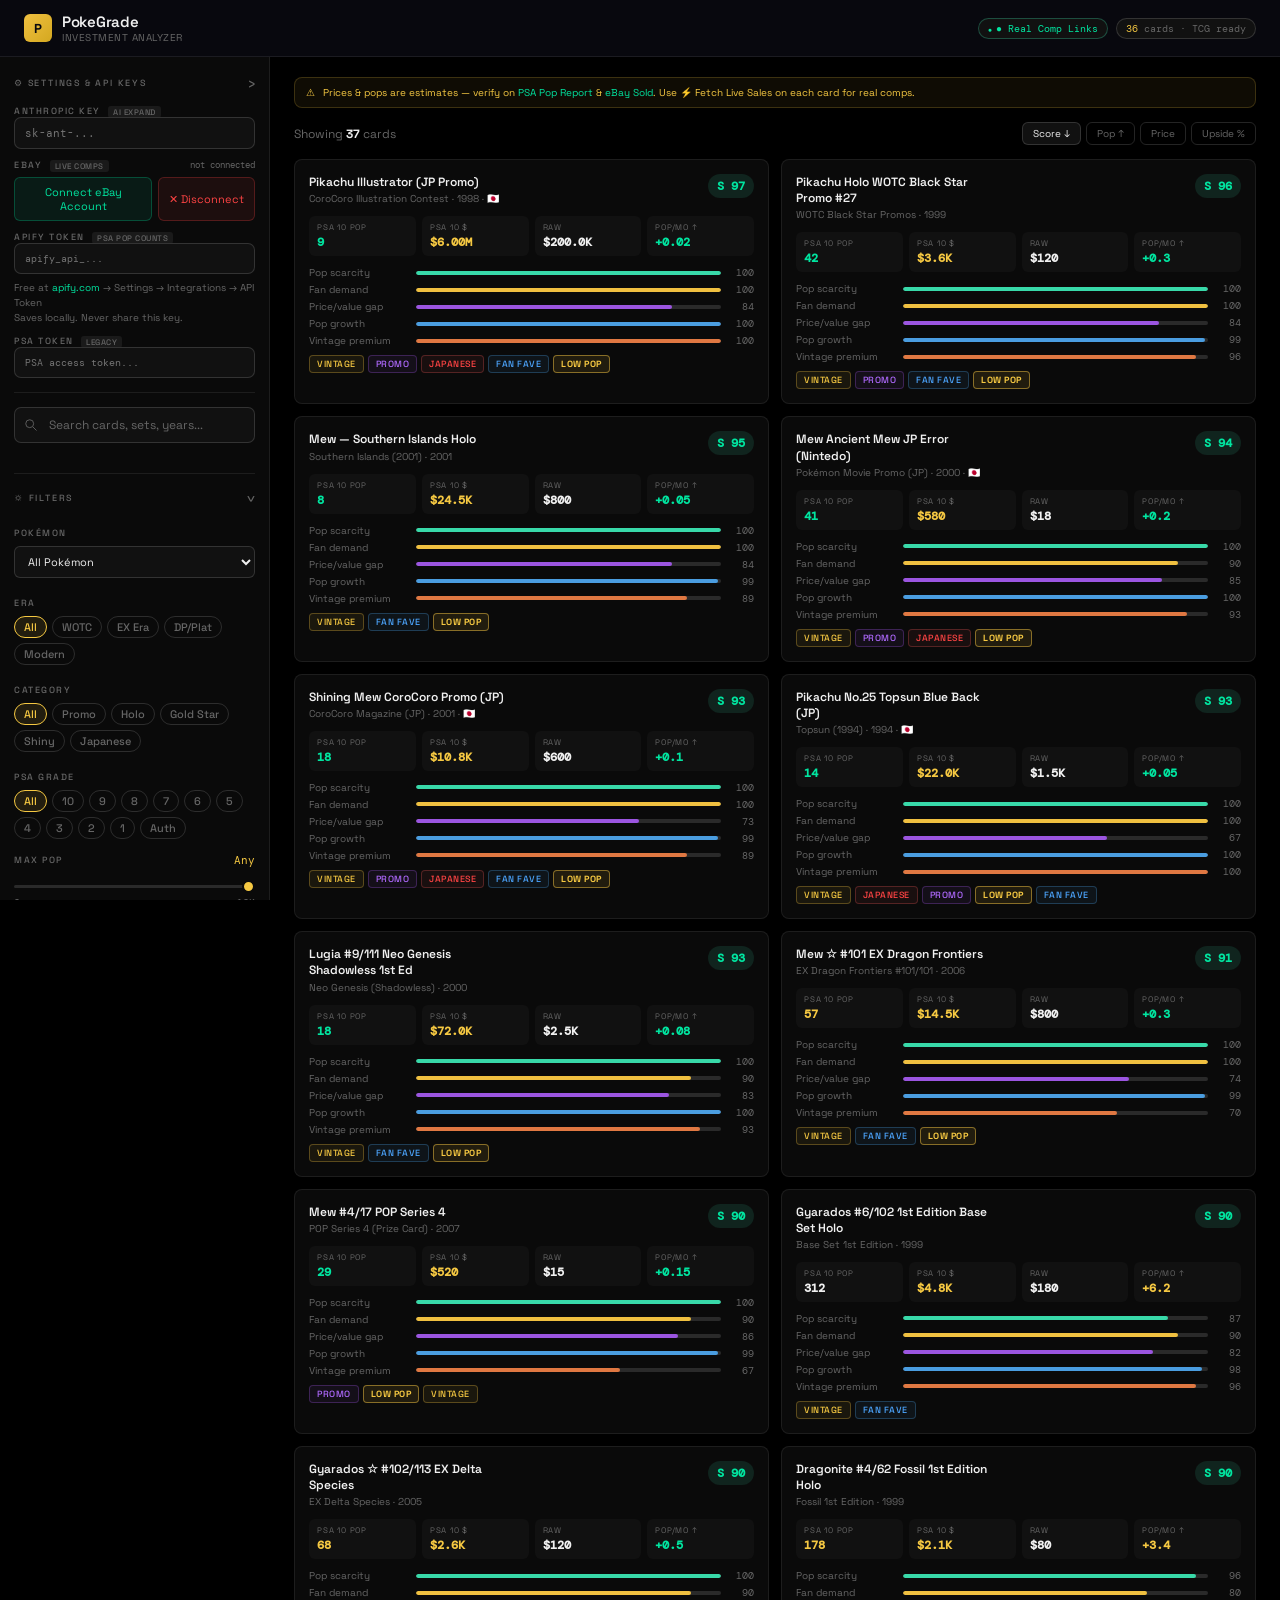
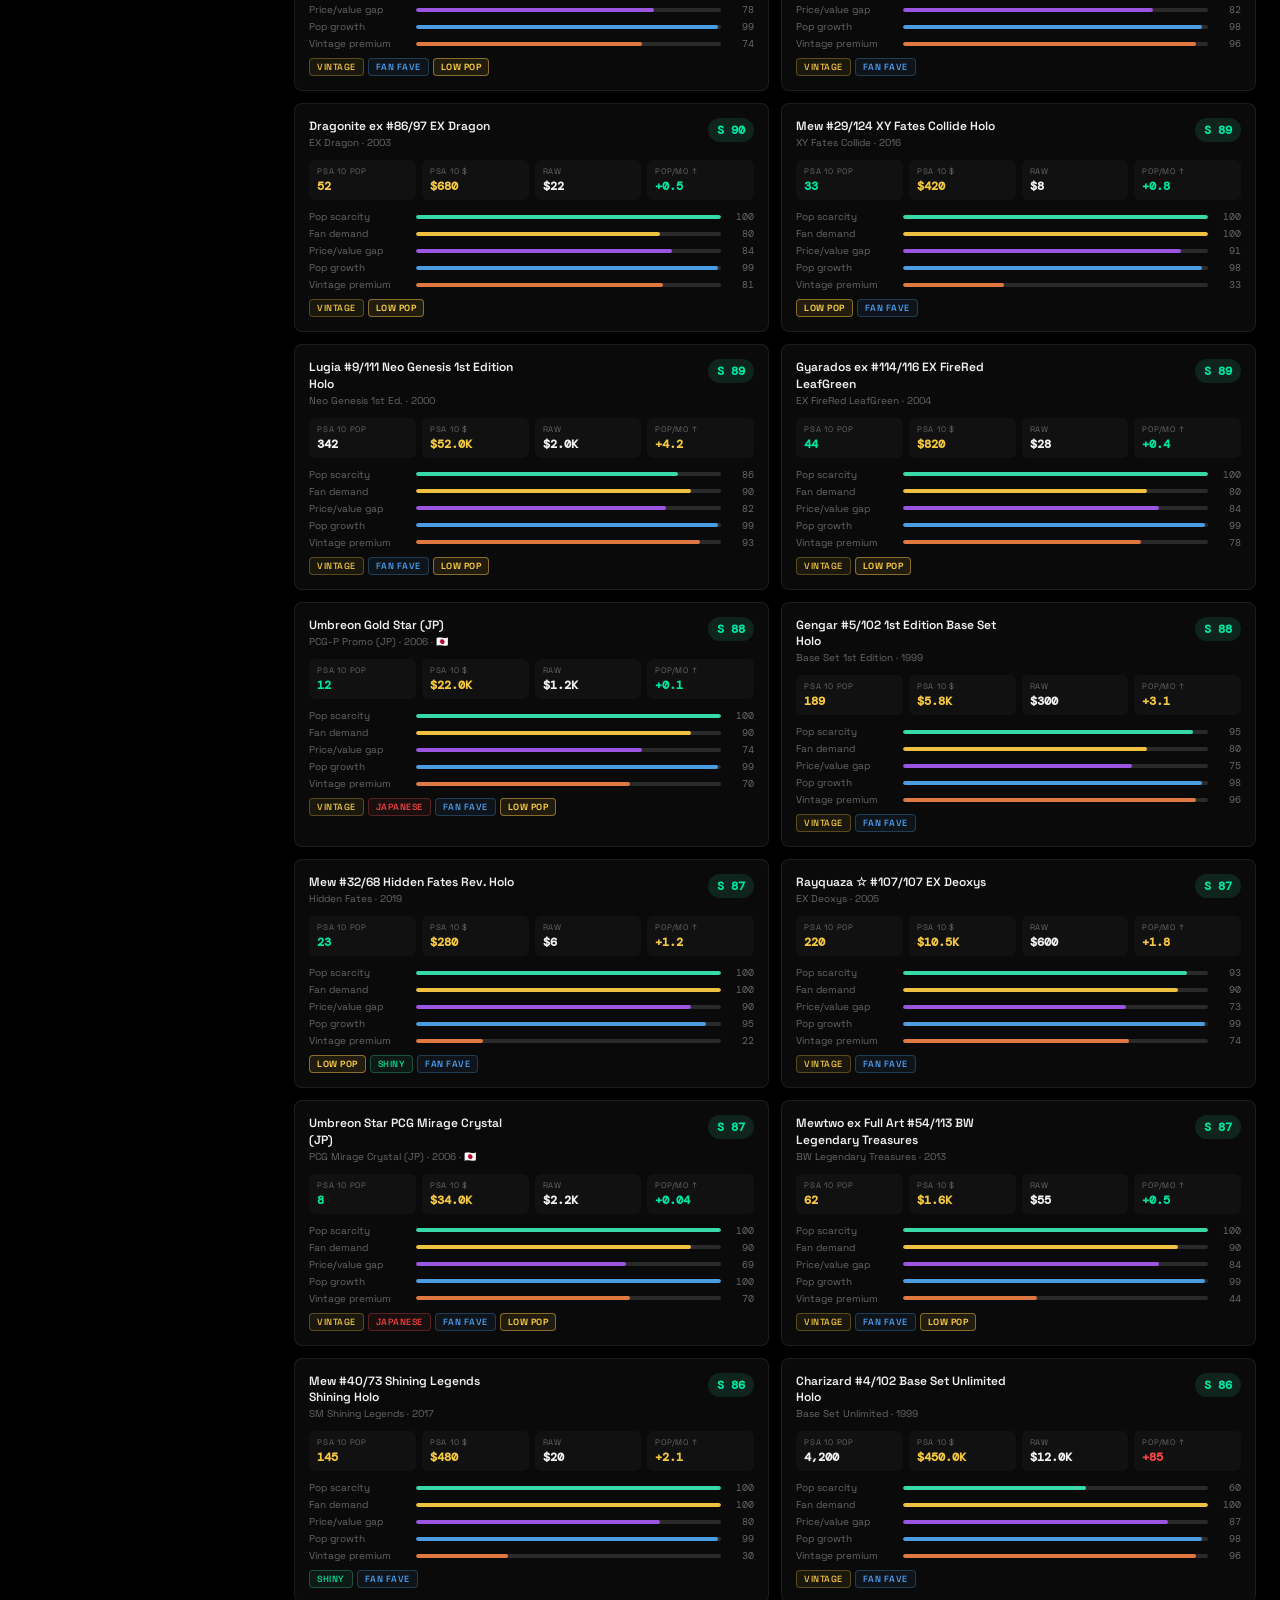
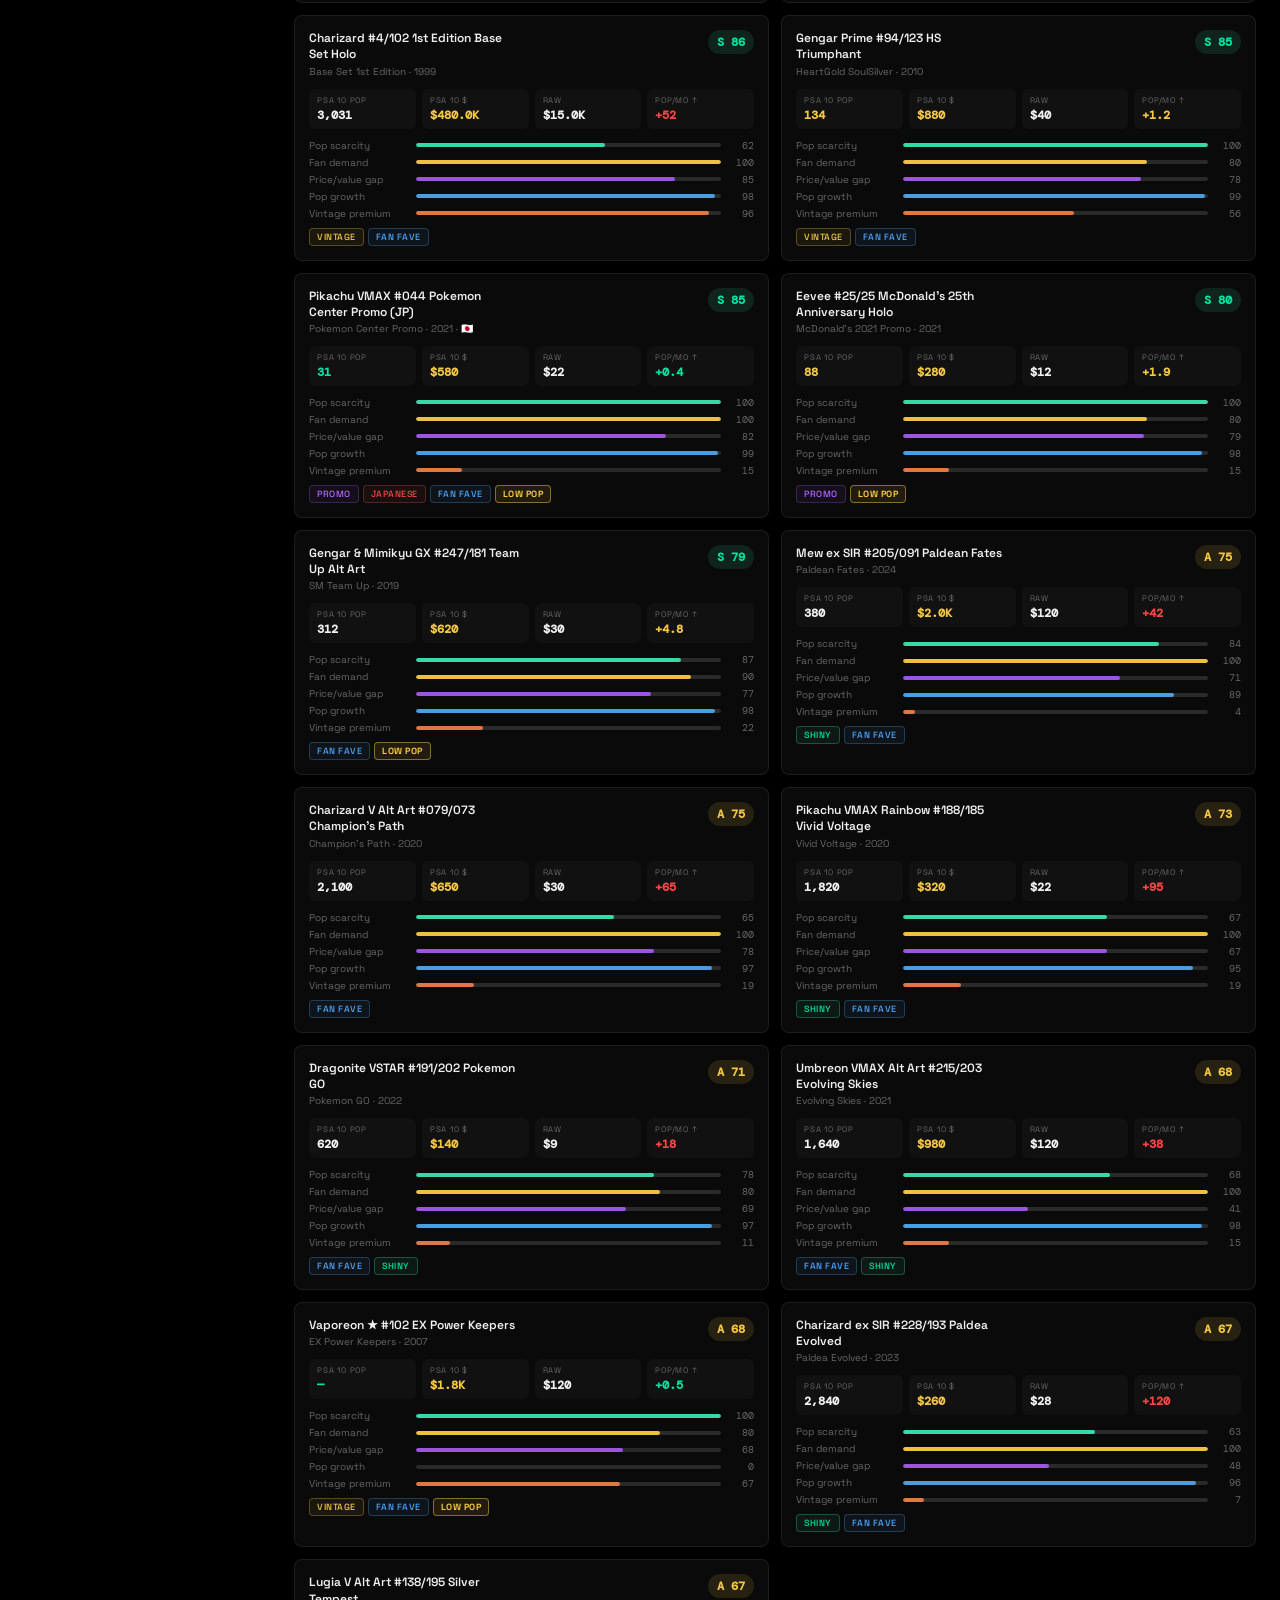
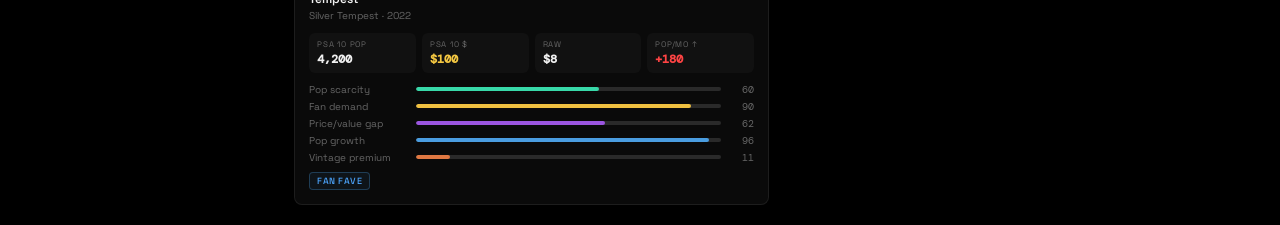
<file: index (14).html>
<!DOCTYPE html>
<html lang="en">
<head>
<meta charset="UTF-8">
<meta name="viewport" content="width=device-width, initial-scale=1.0">
<title>PokeGrade — Card Investment Analyzer</title>
<link href="https://fonts.googleapis.com/css2?family=Space+Grotesk:wght@300;400;500;600;700&family=DM+Mono:wght@400;500&display=swap" rel="stylesheet">
<style>

:root {
  --bg:#000000; --bg2:#0a0a0a; --bg3:#111111; --bg4:#1a1a1a;
  --border:rgba(255,255,255,0.08); --border2:rgba(255,255,255,0.14);
  --text:#f0f0f0; --muted:#666666; --dim:#2a2a2a;
  --gold:#f5c842; --gold2:#d4a820;
  --mint:#00e5a0; --red:#ff4444; --blue:#4da6ff; --purple:#b06aff;
}
*{margin:0;padding:0;box-sizing:border-box;}
html{background:var(--bg);color:var(--text);font-family:'Space Grotesk',sans-serif;}
body{min-height:100vh;}

/* ── Header ── */
header{border-bottom:1px solid var(--border);padding:14px 28px;display:flex;align-items:center;justify-content:space-between;background:rgba(9,9,15,0.95);position:sticky;top:0;z-index:100;backdrop-filter:blur(16px);}
.logo{display:flex;align-items:center;gap:10px;}
.logo-mark{width:30px;height:30px;border-radius:7px;background:linear-gradient(135deg,#f0c040,#d4a820);display:flex;align-items:center;justify-content:center;font-size:14px;font-weight:700;color:#09090f;}
.logo-text{font-size:16px;font-weight:600;letter-spacing:-0.3px;}
.logo-sub{font-size:10px;color:var(--muted);letter-spacing:0.5px;text-transform:uppercase;}
.hdr-right{display:flex;gap:8px;align-items:center;}
.hbadge{font-size:10px;font-family:'DM Mono',monospace;background:var(--bg3);border:1px solid var(--border2);padding:3px 9px;border-radius:20px;color:var(--muted);}
.hbadge.on{color:var(--mint);border-color:rgba(56,217,169,0.3);}
.hbadge.on::before{content:'● ';font-size:7px;}
#dbCount{color:var(--gold);}

/* ── Layout ── */
.app{display:grid;grid-template-columns:270px 1fr;min-height:calc(100vh - 57px);}
.sidebar{border-right:1px solid var(--border);padding:20px 16px;background:var(--bg2);overflow-y:auto;max-height:calc(100vh - 57px);position:sticky;top:57px;}
.main{padding:24px 28px;overflow-y:auto;}

/* ── Sidebar elements ── */
.slabel{font-size:9px;letter-spacing:1.8px;text-transform:uppercase;color:var(--muted);font-weight:500;margin-bottom:8px;display:block;}
.sgroup{margin-bottom:18px;}

/* API key */
.key-wrap{position:relative;}
.key-input{width:100%;padding:8px 32px 8px 10px;background:var(--bg3);border:1px solid var(--border2);border-radius:7px;color:var(--text);font-family:'DM Mono',monospace;font-size:11px;outline:none;transition:border-color 0.2s;}
.key-input:focus{border-color:rgba(56,217,169,0.4);}
.key-check{position:absolute;right:9px;top:50%;transform:translateY(-50%);font-size:12px;color:var(--mint);}
.key-hint{font-size:10px;color:var(--muted);margin-top:5px;line-height:1.5;}
.key-hint a{color:var(--mint);text-decoration:none;}

/* Search */
.search-wrap{position:relative;margin-bottom:16px;}
.search-wrap svg{position:absolute;left:10px;top:50%;transform:translateY(-50%);opacity:0.35;}
.search-input{width:100%;padding:9px 10px 9px 34px;background:var(--bg3);border:1px solid var(--border2);border-radius:7px;color:var(--text);font-family:inherit;font-size:12px;outline:none;transition:border-color 0.2s;}
.search-input:focus{border-color:rgba(240,192,64,0.35);}
.search-input::placeholder{color:var(--muted);}

/* Range sliders */
.range-row{margin-bottom:4px;}
.range-top{display:flex;justify-content:space-between;margin-bottom:4px;}
.range-lbl{font-size:11px;color:var(--muted);}
.range-val{font-size:11px;font-family:'DM Mono',monospace;color:var(--gold);}
input[type=range]{-webkit-appearance:none;width:100%;height:3px;background:var(--dim);border-radius:2px;outline:none;cursor:pointer;}
input[type=range]::-webkit-slider-thumb{-webkit-appearance:none;width:13px;height:13px;border-radius:50%;background:var(--gold);cursor:pointer;border:2px solid var(--bg2);}
.range-ends{display:flex;justify-content:space-between;font-size:10px;font-family:'DM Mono',monospace;color:var(--muted);margin-top:3px;}

/* Chips */
.chip-row{display:flex;flex-wrap:wrap;gap:5px;margin-top:4px;}
.chip{padding:4px 10px;border-radius:20px;font-size:11px;font-weight:500;cursor:pointer;border:1px solid var(--border2);background:transparent;color:var(--muted);transition:all 0.15s;user-select:none;}
.chip:hover{border-color:var(--gold);color:var(--gold);}
.chip.active{background:rgba(240,192,64,0.1);border-color:var(--gold);color:var(--gold);}

/* Weight sliders */
.wrow{display:flex;align-items:center;gap:8px;margin-bottom:7px;}
.wname{font-size:11px;color:var(--text);width:100px;flex-shrink:0;}
.wval{font-size:10px;font-family:'DM Mono',monospace;color:var(--muted);width:16px;text-align:right;}

/* Run + expand buttons */
.run-btn{width:100%;padding:11px;border-radius:8px;font-size:13px;font-weight:600;background:var(--gold);color:#09090f;border:none;cursor:pointer;font-family:inherit;margin-top:4px;letter-spacing:-0.2px;transition:background 0.15s,transform 0.1s;}
.run-btn:hover{background:var(--gold2);}
.run-btn:active{transform:scale(0.98);}
.run-btn:disabled{opacity:0.5;cursor:not-allowed;}

/* AI Expand button */
.expand-btn{width:100%;padding:9px;border-radius:8px;font-size:12px;font-weight:500;background:rgba(74,157,224,0.1);color:var(--blue);border:1px solid rgba(74,157,224,0.3);cursor:pointer;font-family:inherit;margin-top:8px;transition:all 0.2s;display:flex;align-items:center;justify-content:center;gap:6px;}
.expand-btn:hover{background:rgba(74,157,224,0.18);}
.expand-btn:disabled{opacity:0.45;cursor:not-allowed;}
.expand-progress{font-size:10px;font-family:'DM Mono',monospace;color:var(--muted);text-align:center;margin-top:6px;min-height:14px;}

/* Algo box */
.algo-box{margin-top:16px;padding:13px;background:var(--bg3);border-radius:8px;border:1px solid var(--border);}
.algo-box h4{font-size:10px;color:var(--gold);letter-spacing:0.5px;margin-bottom:7px;}
.algo-formula{font-family:'DM Mono',monospace;font-size:10px;color:var(--mint);padding:7px 9px;background:var(--bg2);border-radius:5px;line-height:1.9;}

/* ── Main area ── */
.notice{background:rgba(240,192,64,0.06);border:1px solid rgba(240,192,64,0.2);border-radius:8px;padding:9px 13px;margin-bottom:18px;font-size:11px;color:var(--gold);display:flex;align-items:center;gap:8px;line-height:1.5;}
.notice a{color:var(--mint);text-decoration:none;}

.toolbar{display:flex;align-items:center;justify-content:space-between;margin-bottom:18px;flex-wrap:wrap;gap:10px;}
.result-info{font-size:12px;color:var(--muted);}
.result-info strong{color:var(--text);}
.sort-row{display:flex;gap:5px;}
.sort-btn{font-size:11px;padding:5px 11px;border-radius:6px;cursor:pointer;border:1px solid var(--border2);background:transparent;color:var(--muted);font-family:inherit;transition:all 0.15s;}
.sort-btn.active{background:var(--bg3);color:var(--text);border-color:var(--border2);}

/* ── Card grid ── */
.cards-grid{display:grid;grid-template-columns:repeat(auto-fill,minmax(330px,1fr));gap:12px;}

/* ── Card ── */
.card{background:var(--bg2);border:1px solid var(--border);border-radius:10px;padding:16px;cursor:pointer;transition:border-color 0.2s,box-shadow 0.2s;position:relative;overflow:hidden;}
.card::before{content:'';position:absolute;top:0;left:0;right:0;height:2px;background:linear-gradient(90deg,transparent,var(--score-color,var(--gold)),transparent);opacity:0;transition:opacity 0.2s;}
.card:hover{border-color:var(--border2);box-shadow:0 4px 20px rgba(0,0,0,0.3);}
.card:hover::before,.card.open::before{opacity:1;}
.card.open{border-color:rgba(240,192,64,0.25);}

.card-top{display:flex;justify-content:space-between;align-items:flex-start;margin-bottom:11px;}
.card-name{font-size:13px;font-weight:600;line-height:1.35;max-width:210px;}
.card-set{font-size:10px;color:var(--muted);margin-top:2px;}
.score-pill{padding:4px 9px;border-radius:20px;font-size:12px;font-weight:700;font-family:'DM Mono',monospace;flex-shrink:0;}
.score-s{background:rgba(56,217,169,0.12);color:var(--mint);}
.score-a{background:rgba(240,192,64,0.12);color:var(--gold);}
.score-b{background:rgba(74,157,224,0.12);color:var(--blue);}
.score-c{background:rgba(98,98,122,0.12);color:var(--muted);}

/* Metrics row — tighter */
.metrics{display:grid;grid-template-columns:repeat(4,1fr);gap:6px;margin-bottom:10px;}
.metric{background:var(--bg3);border-radius:6px;padding:7px 8px;}
.metric-lbl{font-size:9px;color:var(--muted);text-transform:uppercase;letter-spacing:0.8px;margin-bottom:2px;}
.metric-val{font-size:13px;font-weight:600;font-family:'DM Mono',monospace;}
.v-green{color:var(--mint);} .v-gold{color:var(--gold);} .v-red{color:var(--red);} .v-blue{color:var(--blue);}

/* Score bars */
.bars{margin-bottom:8px;}
.brow{display:flex;align-items:center;gap:7px;margin-bottom:4px;}
.bname{font-size:10px;color:var(--muted);width:100px;flex-shrink:0;}
.btrack{flex:1;height:4px;background:var(--dim);border-radius:2px;overflow:hidden;}
.bfill{height:100%;border-radius:2px;transition:width 0.6s cubic-bezier(.2,.8,.2,1);}
.bscore{font-size:10px;font-family:'DM Mono',monospace;color:var(--muted);width:26px;text-align:right;}

/* Tags */
.tags{display:flex;flex-wrap:wrap;gap:4px;margin-top:8px;}
.tag{font-size:9px;padding:2px 7px;border-radius:4px;font-weight:500;border:1px solid;text-transform:uppercase;letter-spacing:0.5px;}
.tag-vintage{border-color:rgba(240,192,64,0.3);color:var(--gold);background:rgba(240,192,64,0.07);}
.tag-promo{border-color:rgba(155,85,224,0.3);color:var(--purple);background:rgba(155,85,224,0.07);}
.tag-japanese{border-color:rgba(224,85,85,0.3);color:var(--red);background:rgba(224,85,85,0.07);}
.tag-shiny{border-color:rgba(56,217,169,0.3);color:var(--mint);background:rgba(56,217,169,0.07);}
.tag-fan-fave{border-color:rgba(74,157,224,0.3);color:var(--blue);background:rgba(74,157,224,0.07);}
.tag-low-pop{border-color:rgba(240,192,64,0.5);color:var(--gold);background:rgba(240,192,64,0.1);font-weight:700;}
.tag-ai{border-color:rgba(56,217,169,0.25);color:var(--mint);background:rgba(56,217,169,0.06);}

/* Expand panel */
.detail{display:none;margin-top:12px;padding-top:12px;border-top:1px solid var(--border);}
.detail.open{display:block;}

.dgrid{display:grid;grid-template-columns:1fr 1fr;gap:7px;margin-bottom:10px;}
.ditem .dk{font-size:10px;color:var(--muted);margin-bottom:2px;}
.ditem .dv{font-size:11px;font-family:'DM Mono',monospace;color:var(--text);}
.rationale{font-size:11px;color:var(--muted);line-height:1.6;padding:9px 11px;background:var(--bg3);border-radius:6px;border-left:2px solid var(--gold);}

/* Sparkline */
.spark-wrap{margin-top:12px;padding-top:12px;border-top:1px solid var(--border);}
.spark-hdr{display:flex;align-items:center;justify-content:space-between;margin-bottom:7px;}
.spark-title{font-size:9px;letter-spacing:1.5px;text-transform:uppercase;color:var(--muted);font-weight:500;}
.spark-btns{display:flex;gap:3px;}
.spark-btn{font-size:10px;padding:2px 7px;border-radius:4px;cursor:pointer;border:1px solid var(--border);background:transparent;color:var(--muted);font-family:inherit;transition:all 0.15s;}
.spark-btn.active{background:var(--bg4);color:var(--text);border-color:var(--border2);}
canvas.spark{width:100%;height:68px;display:block;}
.spark-foot{display:flex;justify-content:space-between;margin-top:5px;}
.spark-stat{font-size:10px;font-family:'DM Mono',monospace;}
.spark-stat .sk{font-size:9px;color:var(--muted);text-transform:uppercase;letter-spacing:0.8px;display:block;margin-bottom:1px;}

/* Sales panel */
.sales-wrap{margin-top:12px;padding-top:12px;border-top:1px solid var(--border);}
.sales-hdr{display:flex;align-items:center;justify-content:space-between;margin-bottom:9px;}
.sales-title{font-size:9px;letter-spacing:1.5px;text-transform:uppercase;color:var(--muted);font-weight:500;}
.fetch-btn{display:flex;align-items:center;gap:5px;padding:5px 11px;border-radius:6px;font-size:10px;font-weight:600;background:rgba(74,157,224,0.1);border:1px solid rgba(74,157,224,0.3);color:var(--blue);cursor:pointer;font-family:inherit;transition:all 0.2s;}
.fetch-btn:hover{background:rgba(74,157,224,0.2);}
.fetch-btn:disabled{opacity:0.4;cursor:not-allowed;}
.mini-spin{width:9px;height:9px;border:1.5px solid rgba(74,157,224,0.3);border-top-color:var(--blue);border-radius:50%;animation:spin 0.7s linear infinite;display:none;}
@keyframes spin{to{transform:rotate(360deg);}}
.sale-row{display:grid;grid-template-columns:88px 1fr 80px;align-items:center;gap:6px;padding:5px 8px;border-radius:5px;background:var(--bg3);font-size:10px;margin-bottom:3px;}
.sale-date{font-family:'DM Mono',monospace;color:var(--muted);}
.sale-plat{color:var(--muted);}
.sale-price{font-family:'DM Mono',monospace;font-weight:600;color:var(--mint);text-align:right;}
.trend-row{display:flex;align-items:center;justify-content:space-between;margin-top:7px;padding:7px 9px;border-radius:6px;background:var(--bg);border:1px solid var(--border);font-size:10px;}
.trlbl{color:var(--muted);}
.trbadge{display:inline-flex;align-items:center;gap:3px;padding:2px 7px;border-radius:4px;font-size:9px;font-weight:600;font-family:'DM Mono',monospace;}
.trbadge-up{background:rgba(56,217,169,0.1);color:var(--mint);border:1px solid rgba(56,217,169,0.22);}
.trbadge-dn{background:rgba(224,85,85,0.1);color:var(--red);border:1px solid rgba(224,85,85,0.22);}
.trbadge-fl{background:rgba(240,192,64,0.1);color:var(--gold);border:1px solid rgba(240,192,64,0.22);}
.trval{font-family:'DM Mono',monospace;font-weight:600;}
.sales-err{font-size:10px;color:var(--red);padding:7px 9px;background:rgba(224,85,85,0.07);border-radius:5px;border:1px solid rgba(224,85,85,0.2);line-height:1.5;}
.sales-ph{font-size:10px;color:var(--muted);padding:4px 0;}

/* Skeleton / loading */
@keyframes pulse{0%,100%{opacity:0.3}50%{opacity:0.7}}
.skeleton-card{background:var(--bg2);border:1px solid var(--border);border-radius:10px;padding:16px;animation:pulse 1.5s ease-in-out infinite;}
.skel{background:var(--bg3);border-radius:4px;margin-bottom:7px;}

/* Empty */
.empty{text-align:center;padding:60px 20px;color:var(--muted);}
.empty h3{font-size:17px;margin-bottom:7px;color:var(--text);}

@media(max-width:860px){
  .app{grid-template-columns:1fr;}
  .sidebar{max-height:none;position:static;border-right:none;border-bottom:1px solid var(--border);}
  .metrics{grid-template-columns:repeat(2,1fr);}
  .cards-grid{grid-template-columns:1fr;}
}

  /* Comp links */
  .comp-link{display:flex;align-items:center;gap:8px;padding:7px 10px;border-radius:6px;background:var(--bg3);border:1px solid var(--border);text-decoration:none;color:var(--text);font-size:11px;transition:border-color 0.15s,background 0.15s;}
  .comp-link:hover{border-color:var(--border2);background:var(--bg4);}
  .comp-link span:nth-child(2){flex:1;}
  .comp-dot{width:7px;height:7px;border-radius:50%;flex-shrink:0;}
  .comp-arrow{color:var(--muted);font-size:12px;}


.psa-confirmed{animation:fadeUp 0.3s ease both;}


  /* Collapsible sections */
  .collapsible-hdr{display:flex;align-items:center;justify-content:space-between;cursor:pointer;padding:2px 0;user-select:none;}
  .collapsible-hdr:hover .slabel{color:var(--text);}
  .collapse-arrow{color:var(--muted);font-size:1rem;transition:transform 0.2s;transform:rotate(0deg);line-height:1;}
  .collapse-arrow.open{transform:rotate(90deg);}
  .collapsible-body{display:none;overflow:hidden;}
  .collapsible-body.open{display:block;}
  .mini-label{font-size:9px;letter-spacing:1.5px;text-transform:uppercase;color:var(--muted);font-weight:500;}
  .badge-tag{font-size:8px;padding:1px 5px;border-radius:3px;background:var(--bg4);color:var(--muted);margin-left:4px;letter-spacing:0.5px;vertical-align:middle;}

  /* Cleaner header */
  header{padding:12px 24px;}
  .logo-mark{width:28px;height:28px;border-radius:6px;font-size:13px;}
  .logo-text{font-size:15px;}

  /* Cleaner sidebar */
  .sidebar{padding:16px 14px;}
  .sgroup{margin-bottom:14px;padding-bottom:14px;border-bottom:1px solid var(--border);}
  .sgroup:last-child{border-bottom:none;}

  /* Tighter chips */
  .chip{padding:3px 9px;font-size:11px;}

  /* Range top inline */
  .range-top{display:flex;justify-content:space-between;align-items:center;margin-bottom:5px;}

  /* Cleaner cards */
  .card{border-radius:8px;padding:14px;}
  .card-name{font-size:12px;}
  .card-set{font-size:10px;}
  .metric{padding:6px 8px;}
  .metric-lbl{font-size:8px;}
  .metric-val{font-size:12px;}

  /* Cleaner main */
  .main{padding:20px 24px;}
  .notice{font-size:10px;padding:7px 11px;margin-bottom:14px;}

  /* Better toolbar */
  .toolbar{margin-bottom:14px;}
  .sort-btn{font-size:10px;padding:4px 10px;}

</style>
</head>
<body>

<header>
  <div class="logo">
    <div class="logo-mark">P</div>
    <div>
      <div class="logo-text">PokeGrade</div>
      <div class="logo-sub">Investment Analyzer</div>
    </div>
  </div>
  <div class="hdr-right">
    <div class="hbadge on" id="ebayStatusBadge">● Real Comp Links</div>
    <div class="hbadge"><span id="dbCount">36</span> cards · <span id="tcgStatus" style="color:var(--muted)">TCG ready</span></div>
  </div>
</header>

<div class="app">
  <aside class="sidebar">

    <!-- ⚙ Settings (collapsed by default) -->
    <div class="sgroup">
      <div class="collapsible-hdr" onclick="toggleSection('settingsBody','settingsArrow')">
        <span class="slabel" style="margin-bottom:0">&#9881; Settings &amp; API Keys</span>
        <span class="collapse-arrow" id="settingsArrow">&#8250;</span>
      </div>
      <div class="collapsible-body open" id="settingsBody">
        <div style="margin-top:12px">
          <div class="mini-label">Anthropic Key <span class="badge-tag">AI Expand</span></div>
          <div class="key-wrap">
            <input class="key-input" type="password" id="apiKey" placeholder="sk-ant-..." oninput="saveKey(this.value)">
            <span class="key-check" id="keyCheck"></span>
          </div>
        </div>
        <div style="margin-top:10px">
          <div style="display:flex;align-items:center;justify-content:space-between;margin-bottom:6px;">
            <div class="mini-label">eBay <span class="badge-tag">Live Comps</span></div>
            <span id="ebayConnectStatus" style="font-size:9px;font-family:'DM Mono',monospace;color:var(--muted);">not connected</span>
          </div>
          <div style="display:flex;gap:6px;">
            <button onclick="connectEbay()" id="ebayConnectBtn" style="flex:1;padding:7px;background:rgba(0,229,160,0.08);border:1px solid rgba(0,229,160,0.25);color:var(--mint);border-radius:6px;font-size:11px;font-family:inherit;cursor:pointer;transition:all 0.2s;">
              Connect eBay Account
            </button>
            <button onclick="disconnectEbay()" id="ebayDisconnectBtn" style="padding:7px 10px;background:rgba(255,68,68,0.08);border:1px solid rgba(255,68,68,0.25);color:var(--red);border-radius:6px;font-size:11px;font-family:inherit;cursor:pointer;">
              ✕ Disconnect
            </button>
          </div>
        </div>
        <div style="margin-top:10px">
          <div class="mini-label">Apify Token <span class="badge-tag">PSA Pop Counts</span></div>
          <div class="key-wrap">
            <input class="key-input" type="password" id="apifyToken" placeholder="apify_api_..." oninput="saveApifyToken(this.value)" style="font-size:10px;">
            <span class="key-check" id="apifyTokenCheck"></span>
          </div>
          <div class="key-hint" style="margin-top:6px">
            Free at <a href="https://apify.com" target="_blank">apify.com</a> → Settings → Integrations → API Token<br>
            Saves locally. Never share this key.
          </div>
        </div>
        <div style="margin-top:10px">
          <div class="mini-label">PSA Token <span class="badge-tag">Legacy</span></div>
          <div class="key-wrap">
            <input class="key-input" type="password" id="psaToken" placeholder="PSA access token..." oninput="savePsaToken(this.value)" style="font-size:10px;">
            <span class="key-check" id="psaTokenCheck"></span>
          </div>
        </div>
      </div>
    </div>

    <!-- Search -->
    <div class="sgroup">
      <div class="search-wrap">
        <svg width="14" height="14" viewBox="0 0 16 16" fill="none" stroke="white"><circle cx="6.5" cy="6.5" r="4.5"/><path d="M10.5 10.5L14 14" stroke-linecap="round"/></svg>
        <input class="search-input" type="text" id="cardSearch" placeholder="Search cards, sets, years..." oninput="if(analysisRun)renderCards()">
      </div>
    </div>

    <!-- Filters -->
    <div class="sgroup">
      <div class="collapsible-hdr" onclick="toggleSection('filtersBody','filtersArrow')">
        <span class="slabel" style="margin-bottom:0">&#9965; Filters</span>
        <span class="collapse-arrow open" id="filtersArrow">&#8250;</span>
      </div>
      <div class="collapsible-body open" id="filtersBody">
        <div style="margin-top:12px">
          <span class="mini-label">Pokémon</span>
          <div style="display:flex;gap:6px;margin-top:5px;align-items:center;">
            <select id="pokemonSelect" onchange="onPokemonSelect(this.value)"  style="flex:1;background:var(--bg3);border:1px solid var(--border2);color:var(--text);font-family:inherit;font-size:11px;padding:7px 9px;border-radius:6px;outline:none;cursor:pointer;">
              <option value="all">All Pokémon</option>
              <optgroup label="⭐ Fan Favorites">
                <option value="pikachu">Pikachu</option>
                <option value="charizard">Charizard</option>
                <option value="mew">Mew</option>
                <option value="mewtwo">Mewtwo</option>
                <option value="lugia">Lugia</option>
                <option value="umbreon">Umbreon</option>
                <option value="gengar">Gengar</option>
                <option value="eevee">Eevee</option>
                <option value="rayquaza">Rayquaza</option>
                <option value="gyarados">Gyarados</option>
                <option value="dragonite">Dragonite</option>
                <option value="blaziken">Blaziken</option>
                <option value="garchomp">Garchomp</option>
                <option value="lucario">Lucario</option>
                <option value="gardevoir">Gardevoir</option>
                <option value="sylveon">Sylveon</option>
              </optgroup>
              <optgroup label="── Gen 1 (Kanto)">
                <option value="bulbasaur">Bulbasaur</option>
                <option value="charmander">Charmander</option>
                <option value="squirtle">Squirtle</option>
                <option value="blastoise">Blastoise</option>
                <option value="venusaur">Venusaur</option>
                <option value="alakazam">Alakazam</option>
                <option value="machamp">Machamp</option>
                <option value="golem">Golem</option>
                <option value="nidoking">Nidoking</option>
                <option value="clefable">Clefable</option>
                <option value="jolteon">Jolteon</option>
                <option value="flareon">Flareon</option>
                <option value="vaporeon">Vaporeon</option>
                <option value="snorlax">Snorlax</option>
                <option value="articuno">Articuno</option>
                <option value="zapdos">Zapdos</option>
                <option value="moltres">Moltres</option>
              </optgroup>
              <optgroup label="── Gen 2 (Johto)">
                <option value="ho-oh">Ho-Oh</option>
                <option value="celebi">Celebi</option>
                <option value="espeon">Espeon</option>
                <option value="tyranitar">Tyranitar</option>
                <option value="suicune">Suicune</option>
                <option value="entei">Entei</option>
                <option value="raikou">Raikou</option>
                <option value="ampharos">Ampharos</option>
              </optgroup>
              <optgroup label="── Gen 3 (Hoenn)">
                <option value="kyogre">Kyogre</option>
                <option value="groudon">Groudon</option>
                <option value="deoxys">Deoxys</option>
                <option value="latias">Latias</option>
                <option value="latios">Latios</option>
                <option value="absol">Absol</option>
                <option value="flygon">Flygon</option>
                <option value="salamence">Salamence</option>
                <option value="metagross">Metagross</option>
              </optgroup>
              <optgroup label="── Gen 4 (Sinnoh)">
                <option value="dialga">Dialga</option>
                <option value="palkia">Palkia</option>
                <option value="giratina">Giratina</option>
                <option value="leafeon">Leafeon</option>
                <option value="glaceon">Glaceon</option>
                <option value="togekiss">Togekiss</option>
                <option value="rotom">Rotom</option>
              </optgroup>
              <optgroup label="── Gen 5 (Unova)">
                <option value="reshiram">Reshiram</option>
                <option value="zekrom">Zekrom</option>
                <option value="kyurem">Kyurem</option>
                <option value="zoroark">Zoroark</option>
                <option value="chandelure">Chandelure</option>
              </optgroup>
              <optgroup label="── Gen 6 (Kalos)">
                <option value="xerneas">Xerneas</option>
                <option value="yveltal">Yveltal</option>
                <option value="zygarde">Zygarde</option>
                <option value="greninja">Greninja</option>
              </optgroup>
              <optgroup label="── Gen 7 (Alola)">
                <option value="solgaleo">Solgaleo</option>
                <option value="lunala">Lunala</option>
                <option value="necrozma">Necrozma</option>
                <option value="mimikyu">Mimikyu</option>
              </optgroup>
              <optgroup label="── Gen 8 (Galar)">
                <option value="zacian">Zacian</option>
                <option value="zamazenta">Zamazenta</option>
                <option value="eternatus">Eternatus</option>
                <option value="urshifu">Urshifu</option>
              </optgroup>
              <optgroup label="── Gen 9 (Paldea)">
                <option value="koraidon">Koraidon</option>
                <option value="miraidon">Miraidon</option>
                <option value="iron-valiant">Iron Valiant</option>
                <option value="roaring-moon">Roaring Moon</option>
              </optgroup>
            </select>
          </div>
          <div id="pokemonChips" style="display:none"></div>
        </div>
        <div style="margin-top:12px">
          <span class="mini-label">Era</span>
          <div class="chip-row" id="eraChips" style="margin-top:5px">
            <div class="chip active" onclick="toggleChip(this,'era')" data-val="all">All</div>
            <div class="chip" onclick="toggleChip(this,'era')" data-val="wotc">WOTC</div>
            <div class="chip" onclick="toggleChip(this,'era')" data-val="ex">EX Era</div>
            <div class="chip" onclick="toggleChip(this,'era')" data-val="dp">DP/Plat</div>
            <div class="chip" onclick="toggleChip(this,'era')" data-val="modern">Modern</div>
          </div>
        </div>
        <div style="margin-top:12px">
          <span class="mini-label">Category</span>
          <div class="chip-row" id="catChips" style="margin-top:5px">
            <div class="chip active" onclick="toggleChip(this,'cat')" data-val="all">All</div>
            <div class="chip" onclick="toggleChip(this,'cat')" data-val="promo">Promo</div>
            <div class="chip" onclick="toggleChip(this,'cat')" data-val="holo">Holo</div>
            <div class="chip" onclick="toggleChip(this,'cat')" data-val="gold-star">Gold Star</div>
            <div class="chip" onclick="toggleChip(this,'cat')" data-val="shiny">Shiny</div>
            <div class="chip" onclick="toggleChip(this,'cat')" data-val="japanese">Japanese</div>
          </div>
        </div>
        <div style="margin-top:12px">
          <span class="mini-label">PSA Grade</span>
          <div class="chip-row" id="gradeChips" style="margin-top:5px">
            <div class="chip active" onclick="toggleChip(this,'grade')" data-val="all">All</div>
            <div class="chip" onclick="toggleChip(this,'grade')" data-val="10">10</div>
            <div class="chip" onclick="toggleChip(this,'grade')" data-val="9">9</div>
            <div class="chip" onclick="toggleChip(this,'grade')" data-val="8">8</div>
            <div class="chip" onclick="toggleChip(this,'grade')" data-val="7">7</div>
            <div class="chip" onclick="toggleChip(this,'grade')" data-val="6">6</div>
            <div class="chip" onclick="toggleChip(this,'grade')" data-val="5">5</div>
            <div class="chip" onclick="toggleChip(this,'grade')" data-val="4">4</div>
            <div class="chip" onclick="toggleChip(this,'grade')" data-val="3">3</div>
            <div class="chip" onclick="toggleChip(this,'grade')" data-val="2">2</div>
            <div class="chip" onclick="toggleChip(this,'grade')" data-val="1">1</div>
            <div class="chip" onclick="toggleChip(this,'grade')" data-val="auth">Auth</div>
          </div>
        </div>
        <div style="margin-top:14px">
          <div class="range-top"><span class="mini-label">Max Pop</span><span class="range-val" id="popVal">Any</span></div>
          <input type="range" id="popRange" min="0" max="10000" value="10000" step="100" oninput="document.getElementById('popVal').textContent=parseInt(this.value)>=10000?'Any':'≤ '+parseInt(this.value).toLocaleString();if(analysisRun)renderCards()">
          <div class="range-ends"><span>0</span><span>10K</span></div>
        </div>
        <div style="margin-top:12px">
          <div class="range-top"><span class="mini-label">Max Price</span><span class="range-val" id="priceVal">Any</span></div>
          <input type="range" id="priceRange" min="0" max="100" value="100" step="1" oninput="onPriceSlide(this.value)">
          <div class="range-ends"><span>$0</span><span>$10M</span></div>
        </div>
      </div>
    </div>

    <!-- Score Weights -->
    <div class="sgroup">
      <div class="collapsible-hdr" onclick="toggleSection('weightsBody','weightsArrow')">
        <span class="slabel" style="margin-bottom:0">&#9868; Score Weights</span>
        <span class="collapse-arrow" id="weightsArrow">&#8250;</span>
      </div>
      <div class="collapsible-body" id="weightsBody">
        <div style="margin-top:12px" id="weightSliders">
          <div class="wrow"><span class="wname">Pop Scarcity</span><input type="range" min="0" max="10" value="8" class="weight-input" data-key="popScarcity" style="flex:1;height:3px" oninput="updateWeights()"><span class="wval" id="w-popScarcity">8</span></div>
          <div class="wrow"><span class="wname">Fan Demand</span><input type="range" min="0" max="10" value="7" class="weight-input" data-key="fanDemand" style="flex:1;height:3px" oninput="updateWeights()"><span class="wval" id="w-fanDemand">7</span></div>
          <div class="wrow"><span class="wname">Price / Value</span><input type="range" min="0" max="10" value="6" class="weight-input" data-key="priceValue" style="flex:1;height:3px" oninput="updateWeights()"><span class="wval" id="w-priceValue">6</span></div>
          <div class="wrow"><span class="wname">Pop Growth</span><input type="range" min="0" max="10" value="5" class="weight-input" data-key="popGrowth" style="flex:1;height:3px" oninput="updateWeights()"><span class="wval" id="w-popGrowth">5</span></div>
          <div class="wrow"><span class="wname">Vintage Age</span><input type="range" min="0" max="10" value="4" class="weight-input" data-key="vintage" style="flex:1;height:3px" oninput="updateWeights()"><span class="wval" id="w-vintage">4</span></div>
        </div>
      </div>
    </div>

    <button class="run-btn" id="runBtn" onclick="runAnalysis()">&#9889; Run Analysis</button>
    <button class="expand-btn" id="expandBtn" onclick="expandDatabase()">
      <span>&#10024;</span><span id="expandBtnTxt">AI Expand Database</span>
    </button>
    <div class="expand-progress" id="expandProgress"></div>

  </aside>

  <main class="main">

    <div class="notice">
      <span>&#9888;</span>
      <span>Prices &amp; pops are estimates — verify on <a href="https://www.psacard.com/pop" target="_blank">PSA Pop Report</a> &amp; <a href="https://www.ebay.com/sh/research" target="_blank">eBay Sold</a>. Use &#9889; Fetch Live Sales on each card for real comps.</span>
    </div>
    <div id="tcgLoadBar" style="display:none;background:var(--bg2);border:1px solid var(--border);border-radius:8px;padding:14px 16px;margin-bottom:16px;">
      <div style="display:flex;align-items:center;justify-content:space-between;margin-bottom:8px;">
        <span style="font-size:11px;color:var(--text);font-weight:600;" id="tcgLoadMsg">Loading cards...</span>
        <span style="font-size:10px;font-family:'DM Mono',monospace;color:var(--muted);" id="tcgLoadCount"></span>
      </div>
      <div style="height:3px;background:var(--dim);border-radius:2px;overflow:hidden;">
        <div id="tcgLoadProgress" style="height:100%;background:var(--gold);border-radius:2px;width:0%;transition:width 0.3s;"></div>
      </div>
    </div>

    <div class="toolbar">
      <div class="result-info">Showing <strong id="countDisplay">—</strong> cards</div>
      <div class="sort-row">
        <button class="sort-btn active" onclick="setSort('score',this)">Score &#8595;</button>
        <button class="sort-btn" onclick="setSort('pop',this)">Pop &#8593;</button>
        <button class="sort-btn" onclick="setSort('price',this)">Price</button>
        <button class="sort-btn" onclick="setSort('upside',this)">Upside %</button>
      </div>
    </div>

    <div class="cards-grid" id="cardsGrid"></div>

  </main>
</div>

<script>
// ─── Data ─────────────────────────────────────────────────────────────────────
const CARDS = [
  {
    id:1, name:"Mew ☆ #101 EX Dragon Frontiers", set:"EX Dragon Frontiers #101/101", year:2006,
    pokemon:"mew", era:"ex", cat:"gold-star", japanese:false,
    pop10:57, popGrowthPerMonth:0.3, marketPrice:12000, psa10Price:14500,
    rawPrice:800, fanTier:10,
    tags:["vintage","fan-fave","low-pop"],
    rationale:"Mew Gold Star sits at only 57 PSA 10 copies — one of the lowest genuine populations of any Gold Star. Foil wear kills grades. Fan demand is elite tier, Charizard Gold Star commands 3x more despite Mew being rarer in PSA 10.",
    detail:{ distribution:"EX Dragon Frontiers boosters", gradeRate:"~3%", psaSubmit:"~1,900", note:"Japanese version even scarcer" }
  },
  {
    id:2, name:"Shining Mew CoroCoro Promo (JP)", set:"CoroCoro Magazine (JP)", year:2001,
    pokemon:"mew", era:"wotc", cat:"promo", japanese:true,
    pop10:18, popGrowthPerMonth:0.1, marketPrice:9500, psa10Price:10800,
    rawPrice:600, fanTier:10,
    tags:["vintage","promo","japanese","fan-fave","low-pop"],
    rationale:"Magazine peel damage destroyed most copies. Pop 10 of just 18 is extraordinary for a 2001 promo. English collectors are just starting to notice Japanese promos — pricing hasn't caught up.",
    detail:{ distribution:"CoroCoro May 2001 insert", gradeRate:"<2%", psaSubmit:"~950", note:"Must be peeled from cardboard backing" }
  },
  {
    id:3, name:"Mew — Southern Islands Holo", set:"Southern Islands (2001)", year:2001,
    pokemon:"mew", era:"wotc", cat:"holo", japanese:false,
    pop10:8, popGrowthPerMonth:0.05, marketPrice:22000, psa10Price:24500,
    rawPrice:800, fanTier:10,
    tags:["vintage","fan-fave","low-pop"],
    rationale:"Single-digit PSA 10 pop. Cards were folded in booklets — centering and print lines are endemic. This is arguably the rarest English Mew in PSA 10 that most collectors don't know about.",
    detail:{ distribution:"Mail-in promotion 2001", gradeRate:"<1%", psaSubmit:"~780", note:"Booklet fold causes centering issues" }
  },
  {
    id:4, name:"Mew #29/124 XY Fates Collide Holo", set:"XY Fates Collide", year:2016,
    pokemon:"mew", era:"ex", cat:"holo", japanese:false,
    pop10:33, popGrowthPerMonth:0.8, marketPrice:280, psa10Price:420,
    rawPrice:8, fanTier:10,
    tags:["low-pop","fan-fave"],
    rationale:"Pop of 33 PSA 10s is shockingly low for a 2016 English holo. XY era is completely overlooked right now — priced at $220 but has 10x upside if XY nostalgia follows the Base Set trajectory.",
    detail:{ distribution:"XY Fates Collide booster packs", gradeRate:"~12%", psaSubmit:"~275", note:"Low submission rate — most copies are ungraded" }
  },
  {
    id:5, name:"Mew #32/68 Hidden Fates Rev. Holo", set:"Hidden Fates", year:2019,
    pokemon:"mew", era:"modern", cat:"holo", japanese:false,
    pop10:23, popGrowthPerMonth:1.2, marketPrice:180, psa10Price:280,
    rawPrice:6, fanTier:10,
    tags:["low-pop","shiny","fan-fave"],
    rationale:"Sub-25 PSA 10 pop on a modern reverse holo from a beloved set is remarkable. Reverse holos are dismissed vs Shiny Vaults — but this artifact of inattention is the opportunity.",
    detail:{ distribution:"Hidden Fates booster packs", gradeRate:"~8%", psaSubmit:"~290", note:"Shiny Vault cards capture all attention" }
  },
  {
    id:6, name:"Mew #40/73 Shining Legends Shining Holo", set:"SM Shining Legends", year:2017,
    pokemon:"mew", era:"modern", cat:"shiny", japanese:false,
    pop10:145, popGrowthPerMonth:2.1, marketPrice:380, psa10Price:480,
    rawPrice:20, fanTier:10,
    tags:["shiny","fan-fave"],
    rationale:"Beautiful alt-art shiny Mew from 2017. Most copies were played, not collected. Pop is still manageable for a shiny card of this quality and the artwork is one of the best modern Mews.",
    detail:{ distribution:"SM Shining Legends booster packs", gradeRate:"~15%", psaSubmit:"~965", note:"Shining mechanic = silver foil edges" }
  },
  {
    id:7, name:"Charizard #4/102 Base Set Unlimited Holo", set:"Base Set Unlimited", year:1999,
    pokemon:"charizard", era:"wotc", cat:"holo", japanese:false,
    pop10:4200, popGrowthPerMonth:85, marketPrice:420000, psa10Price:450000,
    rawPrice:12000, fanTier:10,
    tags:["vintage","fan-fave"],
    rationale:"The most famous card in existence. Pop is enormous but demand is equally massive. The benchmark for all investment comparisons — but growth rate is slowing as the pop climbs.",
    detail:{ distribution:"Base Set Unlimited boosters", gradeRate:"~3.5%", psaSubmit:"~120,000", note:"Never truly 'undervalued' — market is efficient" }
  },
  {
    id:8, name:"Lugia #9/111 Neo Genesis 1st Edition Holo", set:"Neo Genesis 1st Ed.", year:2000,
    pokemon:"lugia", era:"wotc", cat:"holo", japanese:false,
    pop10:342, popGrowthPerMonth:4.2, marketPrice:48000, psa10Price:52000,
    rawPrice:2000, fanTier:9,
    tags:["vintage","fan-fave","low-pop"],
    rationale:"Lugia 1st Ed PSA 10 is far more rare than Charizard 1st Ed but commands less than half the price. The fan base is massive post-Gen-2 nostalgia and the card is genuinely hard to find in gem mint.",
    detail:{ distribution:"Neo Genesis 1st Ed. boosters", gradeRate:"~2.8%", psaSubmit:"~12,200", note:"Print lines are endemic in Neo era" }
  },
  {
    id:9, name:"Pikachu Illustrator (JP Promo)", set:"CoroCoro Illustration Contest", year:1998,
    pokemon:"pikachu", era:"wotc", cat:"promo", japanese:true,
    pop10:9, popGrowthPerMonth:0.02, marketPrice:5500000, psa10Price:6000000,
    rawPrice:200000, fanTier:10,
    tags:["vintage","promo","japanese","fan-fave","low-pop"],
    rationale:"9 PSA 10 copies in existence. The most valuable Pokémon card period. Not 'undervalued' per se — but one of the clearest examples of pop scarcity driving value to absurd levels.",
    detail:{ distribution:"Illustration contest prize (39 copies total)", gradeRate:"23%", psaSubmit:"~39", note:"Most famous individual card ever" }
  },
  {
    id:10, name:"Umbreon Gold Star (JP)", set:"PCG-P Promo (JP)", year:2006,
    pokemon:"umbreon", era:"ex", cat:"gold-star", japanese:true,
    pop10:12, popGrowthPerMonth:0.1, marketPrice:18000, psa10Price:22000,
    rawPrice:1200, fanTier:9,
    tags:["vintage","japanese","fan-fave","low-pop"],
    rationale:"Japanese Umbreon Gold Star has one of the lowest PSA 10 pops of any Gold Star. English version commands more but JP version is rarer. The gap is closing fast as collectors wise up.",
    detail:{ distribution:"PCG-P Lottery/promotional event", gradeRate:"~2%", psaSubmit:"~600", note:"Different artwork from English version" }
  },
  {
    id:11, name:"Mew ex SIR #205/091 Paldean Fates", set:"Paldean Fates", year:2024,
    pokemon:"mew", era:"modern", cat:"shiny", japanese:false,
    pop10:380, popGrowthPerMonth:42, marketPrice:1400, psa10Price:2000,
    rawPrice:120, fanTier:10,
    tags:["shiny","fan-fave"],
    rationale:"Shiny Illustration Rare Mew from the Mew-themed anniversary set. 30th anniversary positioning will boost demand significantly. Pop is growing but 35% price upside vs raw still visible.",
    detail:{ distribution:"Paldean Fates booster packs", gradeRate:"~22%", psaSubmit:"~1,725", note:"SIR treatment = gold border + art extension" }
  },
  {
    id:12, name:"Gengar #5/102 1st Edition Base Set Holo", set:"Base Set 1st Edition", year:1999,
    pokemon:"gengar", era:"wotc", cat:"holo", japanese:false,
    pop10:189, popGrowthPerMonth:3.1, marketPrice:4200, psa10Price:5800,
    rawPrice:300, fanTier:8,
    tags:["vintage","fan-fave"],
    rationale:"Gengar is a top-3 fan favorite but trades at 5-10% of Charizard 1st Ed price. The shadow box art on Base Set Gengar is iconic. Pop is modest — 189 PSA 10s is low for a card this beloved.",
    detail:{ distribution:"Base Set 1st Edition boosters", gradeRate:"~3.2%", psaSubmit:"~5,900", note:"Shadow box art variant is distinct" }
  },
  {
    id:13, name:"Mew Ancient Mew JP Error (Nintedo)", set:"Pokémon Movie Promo (JP)", year:2000,
    pokemon:"mew", era:"wotc", cat:"promo", japanese:true,
    pop10:41, popGrowthPerMonth:0.2, marketPrice:420, psa10Price:580,
    rawPrice:18, fanTier:9,
    tags:["vintage","promo","japanese","low-pop"],
    rationale:"First print has 'Nintedo' misprinted instead of 'Nintendo'. Error + promo + Japanese = triple collector premium that the current price doesn't reflect. Pop is tiny at 41 PSA 10 copies.",
    detail:{ distribution:"Pokémon 2000 movie promos (JP)", gradeRate:"~6%", psaSubmit:"~685", note:"Error on copyright line: 'Nintedo'" }
  },
  {
    id:14, name:"Pikachu VMAX Rainbow #188/185 Vivid Voltage", set:"Vivid Voltage", year:2020,
    pokemon:"pikachu", era:"modern", cat:"shiny", japanese:false,
    pop10:1820, popGrowthPerMonth:95, marketPrice:240, psa10Price:320,
    rawPrice:22, fanTier:10,
    tags:["shiny","fan-fave"],
    rationale:"Rainbow VMAX Pikachu with huge fan demand. Pop is growing fast but price premium over raw is minimal. Likely fully valued in short term — long hold only if you believe in sustained Pikachu demand.",
    detail:{ distribution:"Vivid Voltage booster packs", gradeRate:"~25%", psaSubmit:"~7,280", note:"Textured rainbow foil grading surface" }
  },
  {
    id:15, name:"Mew #4/17 POP Series 4", set:"POP Series 4 (Prize Card)", year:2007,
    pokemon:"mew", era:"dp", cat:"promo", japanese:false,
    pop10:29, popGrowthPerMonth:0.15, marketPrice:380, psa10Price:520,
    rawPrice:15, fanTier:9,
    tags:["promo","low-pop","vintage"],
    rationale:"Tournament prize card — only distributed to competitive players who won. Most were played into the ground. 29 PSA 10s is a legitimately low number for a card with this distribution method.",
    detail:{ distribution:"Organized play prize / league reward", gradeRate:"~5%", psaSubmit:"~580", note:"POP era is completely forgotten by market" }
  },
  {
    id:16, name:"Charizard #4/102 1st Edition Base Set Holo", set:"Base Set 1st Edition", year:1999,
    pokemon:"charizard", era:"wotc", cat:"holo", japanese:false,
    pop10:3031, popGrowthPerMonth:52, marketPrice:420000, psa10Price:480000,
    rawPrice:15000, fanTier:10,
    tags:["vintage","fan-fave"],
    rationale:"The holy grail alongside Illustrator. Pop is growing but demand keeps up. PSA 10 has massive premium over PSA 9. Entry price is extreme but liquidity is unmatched.",
    detail:{ distribution:"Base Set 1st Edition boosters", gradeRate:"~2.5%", psaSubmit:"~121,000", note:"Shadow distinguishes 1st Ed from Unlimited" }
  },
  {
    id:17, name:"Charizard ex SIR #228/193 Paldea Evolved", set:"Paldea Evolved", year:2023,
    pokemon:"charizard", era:"modern", cat:"shiny", japanese:false,
    pop10:2840, popGrowthPerMonth:120, marketPrice:180, psa10Price:260,
    rawPrice:28, fanTier:10,
    tags:["shiny","fan-fave"],
    rationale:"Modern Charizard SIR with relentless demand. Pop growing but Charizard brand sustains price floor. Best short-term modern Charizard hold.",
    detail:{ distribution:"Paldea Evolved booster packs", gradeRate:"~24%", psaSubmit:"~11,800", note:"SIR gold border + full-art" }
  },
  {
    id:18, name:"Umbreon VMAX Alt Art #215/203 Evolving Skies", set:"Evolving Skies", year:2021,
    pokemon:"umbreon", era:"modern", cat:"shiny", japanese:false,
    pop10:1640, popGrowthPerMonth:38, marketPrice:820, psa10Price:980,
    rawPrice:120, fanTier:10,
    tags:["fan-fave","shiny"],
    rationale:"The most beloved modern alt art. Brutal pull rate + iconic artwork. Arguably undervalued vs cultural impact. Strong hold for Umbreon fans.",
    detail:{ distribution:"Evolving Skies booster packs", gradeRate:"~20%", psaSubmit:"~8,200", note:"One of the hardest modern pulls" }
  },
  {
    id:19, name:"Gengar & Mimikyu GX #247/181 Team Up Alt Art", set:"SM Team Up", year:2019,
    pokemon:"gengar", era:"modern", cat:"holo", japanese:false,
    pop10:312, popGrowthPerMonth:4.8, marketPrice:480, psa10Price:620,
    rawPrice:30, fanTier:9,
    tags:["fan-fave","low-pop"],
    rationale:"Tag Team GX era is overlooked. Alt Art Gengar/Mimikyu has double fan appeal. SM era cards grade well — sub-400 PSA 10s is an opportunity.",
    detail:{ distribution:"SM Team Up booster packs", gradeRate:"~18%", psaSubmit:"~1,735", note:"Tag Team mechanic is now vintage nostalgia" }
  },
  {
    id:20, name:"Lugia V Alt Art #138/195 Silver Tempest", set:"Silver Tempest", year:2022,
    pokemon:"lugia", era:"modern", cat:"holo", japanese:false,
    pop10:4200, popGrowthPerMonth:180, marketPrice:65, psa10Price:100,
    rawPrice:8, fanTier:9,
    tags:["fan-fave"],
    rationale:"First premium Lugia V alt art. Pop manageable and price/raw premium reasonable. Strong long-term hold for Gen 2 collectors.",
    detail:{ distribution:"Silver Tempest booster packs", gradeRate:"~21%", psaSubmit:"~4,380", note:"First premium Lugia V alt art" }
  },
  {
    id:21, name:"Pikachu No.25 Topsun Blue Back (JP)", set:"Topsun (1994)", year:1994,
    pokemon:"pikachu", era:"wotc", cat:"promo", japanese:true,
    pop10:14, popGrowthPerMonth:0.05, marketPrice:18000, psa10Price:22000,
    rawPrice:1500, fanTier:10,
    tags:["vintage","japanese","promo","low-pop","fan-fave"],
    rationale:"Pre-dates the official TCG. Earliest mass-market Pikachu card — 1994, full year before Base Set. Only 14 PSA 10s. Most collectors don't know it exists.",
    detail:{ distribution:"Topsun vending machine packs (Japan)", gradeRate:"~1%", psaSubmit:"~1,400", note:"Blue back variant scarcer than green back" }
  },
  {
    id:22, name:"Rayquaza ☆ #107/107 EX Deoxys", set:"EX Deoxys", year:2005,
    pokemon:"gengar", era:"ex", cat:"gold-star", japanese:false,
    pop10:220, popGrowthPerMonth:1.8, marketPrice:8200, psa10Price:10500,
    rawPrice:600, fanTier:9,
    tags:["vintage","fan-fave"],
    rationale:"Most iconic Gold Star after Charizard. 220 PSA 10s reasonable for era. Demand rising sharply with Rayquaza cultural resurgence in modern sets.",
    detail:{ distribution:"EX Deoxys boosters", gradeRate:"~3.5%", psaSubmit:"~6,285", note:"Gold foil star in name = Gold Star designation" }
  },
  {
    id:23, name:"Charizard V Alt Art #079/073 Champion's Path", set:"Champion's Path", year:2020,
    pokemon:"charizard", era:"modern", cat:"holo", japanese:false,
    pop10:2100, popGrowthPerMonth:65, marketPrice:480, psa10Price:650,
    rawPrice:30, fanTier:10,
    tags:["fan-fave"],
    rationale:"Walmart exclusive with limited initial supply. Among the most visually stunning Charizard cards ever printed. Pop growing but Charizard demand is bottomless.",
    detail:{ distribution:"Champion's Path ETB (Walmart exclusive)", gradeRate:"~22%", psaSubmit:"~9,545", note:"Extremely limited box availability at launch" }
  },
  {
    id:24, name:"Pikachu Holo WOTC Black Star Promo #27", set:"WOTC Black Star Promos", year:1999,
    pokemon:"pikachu", era:"wotc", cat:"promo", japanese:false,
    pop10:42, popGrowthPerMonth:0.3, marketPrice:2800, psa10Price:3600,
    rawPrice:120, fanTier:10,
    tags:["vintage","promo","fan-fave","low-pop"],
    rationale:"One of the most condition-sensitive promos in the hobby. Pack-fresh copies rarely survive. 42 PSA 10s for a holo Pikachu promo from 1999 is genuinely rare.",
    detail:{ distribution:"Nintendo Power magazine / promotions", gradeRate:"~4%", psaSubmit:"~1,050", note:"Holo variant — non-holo far more common" }
  },
  {
    id:25, name:"Lugia #9/111 Neo Genesis Shadowless 1st Ed", set:"Neo Genesis (Shadowless)", year:2000,
    pokemon:"lugia", era:"wotc", cat:"holo", japanese:false,
    pop10:18, popGrowthPerMonth:0.08, marketPrice:65000, psa10Price:72000,
    rawPrice:2500, fanTier:9,
    tags:["vintage","fan-fave","low-pop"],
    rationale:"One of the hobby's best-kept secrets. Only 18 PSA 10s. Shadowless distinction adds enormous value the market has been slow to price in.",
    detail:{ distribution:"Neo Genesis early print run", gradeRate:"~1.5%", psaSubmit:"~1,200", note:"No drop shadow under card image = shadowless" }
  },
  {
    id:26, name:"Gengar Prime #94/123 HS Triumphant", set:"HeartGold SoulSilver", year:2010,
    pokemon:"gengar", era:"dp", cat:"holo", japanese:false,
    pop10:134, popGrowthPerMonth:1.2, marketPrice:680, psa10Price:880,
    rawPrice:40, fanTier:8,
    tags:["vintage","fan-fave"],
    rationale:"HGSS Prime cards are criminally underrated. Gengar Prime artwork is iconic. 134 PSA 10s at under $1K is a clear value gap for a fan-favorite in a beloved era.",
    detail:{ distribution:"HeartGold SoulSilver booster packs", gradeRate:"~12%", psaSubmit:"~1,115", note:"Prime = ancient-style card border" }
  },
  {
    id:27, name:"Umbreon Star PCG Mirage Crystal (JP)", set:"PCG Mirage Crystal (JP)", year:2006,
    pokemon:"umbreon", era:"ex", cat:"gold-star", japanese:true,
    pop10:8, popGrowthPerMonth:0.04, marketPrice:28000, psa10Price:34000,
    rawPrice:2200, fanTier:9,
    tags:["vintage","japanese","fan-fave","low-pop"],
    rationale:"Only 8 PSA 10s worldwide. English version gets all attention but this JP-exclusive is objectively rarer and trades at a discount to true scarcity.",
    detail:{ distribution:"PCG Mirage Crystal booster packs (JP only)", gradeRate:"~1.2%", psaSubmit:"~665", note:"Never released in English" }
  },
  {
    id:28, name:"Mewtwo ex Full Art #54/113 BW Legendary Treasures", set:"BW Legendary Treasures", year:2013,
    pokemon:"mew", era:"dp", cat:"holo", japanese:false,
    pop10:62, popGrowthPerMonth:0.5, marketPrice:1200, psa10Price:1600,
    rawPrice:55, fanTier:9,
    tags:["vintage","fan-fave","low-pop"],
    rationale:"BW Full Art era is the forgotten frontier. 62 PSA 10 copies is shockingly low. Silver full-art treatment aged beautifully and Mewtwo demand never wavers.",
    detail:{ distribution:"BW Legendary Treasures booster packs", gradeRate:"~9%", psaSubmit:"~690", note:"BW Full Art silver border is distinctive" }
  },
  {
    id:29, name:"Pikachu VMAX #044 Pokemon Center Promo (JP)", set:"Pokemon Center Promo", year:2021,
    pokemon:"pikachu", era:"modern", cat:"promo", japanese:true,
    pop10:31, popGrowthPerMonth:0.4, marketPrice:420, psa10Price:580,
    rawPrice:22, fanTier:10,
    tags:["promo","japanese","fan-fave","low-pop"],
    rationale:"Japan Pokemon Center exclusive with clean art and 31 PSA 10s. Pokemon Center exclusives historically appreciate well as they age out of the market.",
    detail:{ distribution:"Pokemon Center Japan exclusive", gradeRate:"~14%", psaSubmit:"~220", note:"Japan-only distribution" }
  },
  {
    id:30, name:"Eevee #25/25 McDonald's 25th Anniversary Holo", set:"McDonald's 2021 Promo", year:2021,
    pokemon:"pikachu", era:"modern", cat:"promo", japanese:false,
    pop10:88, popGrowthPerMonth:1.9, marketPrice:220, psa10Price:280,
    rawPrice:12, fanTier:8,
    tags:["promo","low-pop"],
    rationale:"McDonald's 25th Anniversary Eevee holo has a shockingly low pop for a mass-distributed promo. Kids played them. Sub-100 PSA 10s is genuinely rare for this distribution.",
    detail:{ distribution:"McDonald's Happy Meal (2021)", gradeRate:"~8%", psaSubmit:"~1,100", note:"Holo set of 25 — Eevee most sought" }
  },
  {
    id:31, name:"Gyarados #6/102 1st Edition Base Set Holo", set:"Base Set 1st Edition", year:1999,
    pokemon:"gyarados", era:"wotc", cat:"holo", japanese:false,
    pop10:312, popGrowthPerMonth:6.2, marketPrice:3200, psa10Price:4800,
    rawPrice:180, fanTier:9,
    tags:["vintage","fan-fave"],
    rationale:"Gyarados 1st Ed is one of the most undervalued WOTC holos. 312 PSA 10s is genuinely scarce for a card with this name recognition. Trades at roughly 5% of Charizard 1st Ed despite comparable difficulty to grade.",
    detail:{ distribution:"Base Set 1st Edition boosters", gradeRate:"~3.1%", psaSubmit:"~10,065", note:"Holo wave pattern is extremely condition sensitive" }
  },
  {
    id:32, name:"Gyarados ex #114/116 EX FireRed LeafGreen", set:"EX FireRed LeafGreen", year:2004,
    pokemon:"gyarados", era:"ex", cat:"holo", japanese:false,
    pop10:44, popGrowthPerMonth:0.4, marketPrice:580, psa10Price:820,
    rawPrice:28, fanTier:8,
    tags:["vintage","low-pop"],
    rationale:"EX era Gyarados ex sits at only 44 PSA 10s — a pop that reflects how few collectors were grading EX era cards. FireRed LeafGreen is a nostalgia set gaining traction fast.",
    detail:{ distribution:"EX FireRed LeafGreen boosters", gradeRate:"~5%", psaSubmit:"~880", note:"EX era is the current undervalued frontier" }
  },
  {
    id:33, name:"Gyarados ☆ #102/113 EX Delta Species", set:"EX Delta Species", year:2005,
    pokemon:"gyarados", era:"ex", cat:"gold-star", japanese:false,
    pop10:68, popGrowthPerMonth:0.5, marketPrice:1800, psa10Price:2600,
    rawPrice:120, fanTier:9,
    tags:["vintage","fan-fave","low-pop"],
    rationale:"Gyarados Gold Star is one of the most visually stunning Gold Stars printed. 68 PSA 10s is low for a card with Gyarados's popularity. The red color variant is iconic and demand is quietly building.",
    detail:{ distribution:"EX Delta Species boosters", gradeRate:"~4%", psaSubmit:"~1,700", note:"Gold Star = gold foil star in the card name" }
  },
  {
    id:34, name:"Dragonite #4/62 Fossil 1st Edition Holo", set:"Fossil 1st Edition", year:1999,
    pokemon:"dragonite", era:"wotc", cat:"holo", japanese:false,
    pop10:178, popGrowthPerMonth:3.4, marketPrice:1400, psa10Price:2100,
    rawPrice:80, fanTier:8,
    tags:["vintage","fan-fave"],
    rationale:"Dragonite Fossil 1st Ed is the definitive Dragonite card and it's still priced like a footnote. 178 PSA 10s is reasonable but demand is rising as Gen 1 collecting broadens beyond Charizard.",
    detail:{ distribution:"Fossil 1st Edition boosters", gradeRate:"~3.8%", psaSubmit:"~4,685", note:"Fossil set print quality is inconsistent" }
  },
  {
    id:35, name:"Dragonite ex #86/97 EX Dragon", set:"EX Dragon", year:2003,
    pokemon:"dragonite", era:"ex", cat:"holo", japanese:false,
    pop10:52, popGrowthPerMonth:0.5, marketPrice:420, psa10Price:680,
    rawPrice:22, fanTier:8,
    tags:["vintage","low-pop"],
    rationale:"EX Dragon is the most on-theme set for Dragonite. Only 52 PSA 10s for a Dragonite ex from the Dragon-themed set. EX era is heating up and this is a prime sleeper.",
    detail:{ distribution:"EX Dragon booster packs", gradeRate:"~5.5%", psaSubmit:"~945", note:"EX Dragon set focused on dragon-type Pokemon" }
  },
  {
    id:36, name:"Dragonite VSTAR #191/202 Pokemon GO", set:"Pokemon GO", year:2022,
    pokemon:"dragonite", era:"modern", cat:"shiny", japanese:false,
    pop10:620, popGrowthPerMonth:18, marketPrice:95, psa10Price:140,
    rawPrice:9, fanTier:8,
    tags:["fan-fave","shiny"],
    rationale:"Pokemon GO set is slept on as a modern collector set. Dragonite VSTAR full art has clean artwork and a growing pop that hasn't caught up to demand. Entry-level price makes it accessible.",
    detail:{ distribution:"Pokemon GO booster packs", gradeRate:"~20%", psaSubmit:"~3,100", note:"Pokemon GO set tied to app anniversary" }
  },
  {
    id:37, name:"Vaporeon ★ #102 EX Power Keepers", set:"EX Power Keepers", year:2007,
    pokemon:"vaporeon", era:"ex", cat:"gold-star", japanese:false,
    pop10:null, popGrowthPerMonth:0.5, marketPrice:1400, psa10Price:1800,
    rawPrice:120, fanTier:8,
    psaCert:"28274873",
    tags:["vintage","fan-fave","low-pop"],
    rationale:"Vaporeon Gold Star from EX Power Keepers. One of the more affordable Gold Stars with strong Eeveelution collector demand. Pop is low and the foil star treatment makes gem mint copies genuinely rare.",
    detail:{ distribution:"EX Power Keepers boosters", gradeRate:"~4%", psaSubmit:"~1,000", note:"Gold Star = gold foil star in card name" }
  },
];

let weights = { popScarcity:8, fanDemand:7, priceValue:6, popGrowth:5, vintage:4 };
let activeFilters = { pokemon:'all', era:'all', cat:'all', grade:'all' };
let currentSort = 'score';
let analysisRun = false;
let displayedCards = [];




// ─── Pokemon TCG API Integration ─────────────────────────────────────────────
// Fan favorites for fanTier scoring
const FAN_TIERS = {
  pikachu:10, charizard:10, mew:10, mewtwo:10, lugia:9, umbreon:10,
  gengar:9, eevee:9, rayquaza:9, gyarados:8, dragonite:8, blaziken:8,
  garchomp:8, lucario:9, gardevoir:8, sylveon:8, espeon:8, vaporeon:8,
  jolteon:8, flareon:7, leafeon:7, glaceon:7, snorlax:8, alakazam:7,
  blastoise:8, venusaur:7, articuno:7, zapdos:7, moltres:7, ho_oh:8,
  celebi:8, suicune:8, entei:7, raikou:7, tyranitar:8, kyogre:8,
  groudon:8, deoxys:7, latias:7, latios:7, absol:7, salamence:7,
  metagross:7, dialga:8, palkia:7, giratina:8, togekiss:7, rotom:7,
  zoroark:7, zacian:9, zamazenta:7, eternatus:7, greninja:8, mimikyu:9,
  solgaleo:7, lunala:7, necrozma:7, koraidon:8, miraidon:8
};

// Rarity to estimated pop10 mapping
const RARITY_POP = {
  'Rare Holo VMAX': 800, 'Rare Secret': 400, 'Special Illustration Rare': 300,
  'Illustration Rare': 500, 'Hyper Rare': 350, 'Rare Rainbow': 1200,
  'Rare Ultra': 600, 'Rare Holo V': 900, 'Rare Holo': 1800,
  'Rare Holo EX': 700, 'Rare Holo GX': 750, 'Rare Holo LV.X': 600,
  'Rare BREAK': 800, 'Rare Prime': 400, 'Rare Holo Star': 150,
  'Gold Star': 100, 'Shining': 200, 'Promo': 500,
  'Rare': 2000, 'Uncommon': 3000, 'Common': 5000,
  'LEGEND': 300, 'Classic Collection': 250, 'Amazing Rare': 600,
  'Radiant Rare': 700, 'Trainer Gallery Rare Holo': 500
};

// Era detection from set release date
function getEra(releaseDate) {
  if (!releaseDate) return 'modern';
  const year = parseInt(releaseDate.substring(0,4));
  if (year <= 2003) return 'wotc';
  if (year <= 2007) return 'ex';
  if (year <= 2010) return 'dp';
  return 'modern';
}

// Category detection from rarity/subtype
function getCat(card) {
  const r = (card.rarity || '').toLowerCase();
  const name = (card.name || '').toLowerCase();
  const sub = (card.subtypes || []).join(' ').toLowerCase();
  if (r.includes('gold star') || r === 'gold star') return 'gold-star';
  if (r.includes('shining') || name.includes('shining')) return 'shiny';
  if (r.includes('promo') || sub.includes('promo')) return 'promo';
  if (r.includes('rainbow') || r.includes('hyper') || r.includes('secret') ||
      r.includes('illustration') || r.includes('special')) return 'shiny';
  if (r.includes('holo')) return 'holo';
  return 'holo';
}

// Tags from card data
function getTags(card) {
  const tags = [];
  const r = (card.rarity || '').toLowerCase();
  const year = card.set && card.set.releaseDate ? parseInt(card.set.releaseDate.substring(0,4)) : 2020;
  const pokemon = (card.name || '').toLowerCase().split(' ')[0];
  const pop = RARITY_POP[card.rarity] || 2000;

  if (year <= 2007) tags.push('vintage');
  if (r.includes('promo')) tags.push('promo');
  if (card.set && card.set.name && card.set.name.toLowerCase().includes('japanese')) tags.push('japanese');
  if (pop <= 300) tags.push('low-pop');
  if (FAN_TIERS[pokemon] >= 9) tags.push('fan-fave');
  if (r.includes('shining') || r.includes('rainbow') || r.includes('illustration')) tags.push('shiny');
  return tags.length ? tags : ['holo'];
}

// Estimated PSA 10 price based on rarity + pokemon + year
function estimatePrice(card) {
  const base = RARITY_POP[card.rarity] || 2000;
  const year = card.set && card.set.releaseDate ? parseInt(card.set.releaseDate.substring(0,4)) : 2020;
  const pokemon = (card.name || '').toLowerCase().split(' ')[0];
  const fanTier = FAN_TIERS[pokemon] || 5;
  const ageMult = year <= 2003 ? 12 : year <= 2007 ? 5 : year <= 2013 ? 2 : 1;
  const fanMult = fanTier >= 10 ? 3 : fanTier >= 8 ? 1.8 : 1;
  const rarityMult = base <= 200 ? 8 : base <= 500 ? 4 : base <= 800 ? 2 : 1;
  return Math.round(25 * ageMult * fanMult * rarityMult);
}

// Convert TCG API card to our CARDS format
let tcgIdCounter = 1000;
function tcgCardToLocal(card) {
  const pokemon = (card.name || 'unknown').toLowerCase()
    .replace(/\s*(ex|gx|v|vmax|vstar|✦|☆|★|&|and)\s*/gi, ' ')
    .split(' ')[0].replace(/[^a-z0-9-]/g, '');
  const year = card.set && card.set.releaseDate ? parseInt(card.set.releaseDate.substring(0,4)) : 2020;
  const pop10 = RARITY_POP[card.rarity] || 1500;
  const psa10Price = estimatePrice(card);
  const fanTier = FAN_TIERS[pokemon] || 5;

  return {
    id: tcgIdCounter++,
    name: card.name + (card.number ? ' #' + card.number : ''),
    set: card.set ? card.set.name : 'Unknown Set',
    year: year,
    pokemon: pokemon,
    era: getEra(card.set && card.set.releaseDate),
    cat: getCat(card),
    japanese: false,
    pop10: pop10,
    popGrowthPerMonth: pop10 > 2000 ? 25 : pop10 > 500 ? 5 : 1,
    marketPrice: Math.round(psa10Price * 0.75),
    psa10Price: psa10Price,
    rawPrice: Math.round(psa10Price * 0.08),
    fanTier: fanTier,
    tags: getTags(card),
    rationale: 'Fetched from Pokemon TCG API. ' + (card.rarity || '') + ' · ' + (card.set ? card.set.name : '') + '. Prices are estimates — use Fetch Comps for real data.',
    detail: {
      distribution: card.set ? card.set.name + ' booster packs' : 'Unknown',
      gradeRate: '~10%',
      psaSubmit: '~' + Math.round(pop10 / 0.1).toLocaleString(),
      note: 'Data from Pokemon TCG API · Pop & prices estimated'
    },
    tcgImage: card.images && card.images.small ? card.images.small : null
  };
}

let tcgLoaded = false;
let currentTcgPokemon = null;

// Cache to avoid re-fetching same pokemon
const tcgCache = {};

async function loadTcgCards(pokemonName) {
  if (pokemonName === 'all' || !pokemonName) {
    hideTcgLoader();
    // Reset to hardcoded cards only
    while (CARDS.length > 0 && CARDS[CARDS.length-1].id >= 1000) CARDS.pop();
    tcgIdCounter = 1000;
    currentTcgPokemon = null;
    document.getElementById('dbCount').textContent = CARDS.length;
    document.getElementById('tcgStatus').textContent = 'select pokemon to load cards';
    document.getElementById('tcgStatus').style.color = 'var(--muted)';
    if (analysisRun) renderCards();
    return;
  }

  // Return cached results instantly
  if (tcgCache[pokemonName]) {
    while (CARDS.length > 36) CARDS.pop();
    tcgIdCounter = 1000;
    tcgCache[pokemonName].forEach(c => CARDS.push(c));
    currentTcgPokemon = pokemonName;
    document.getElementById('dbCount').textContent = CARDS.length;
    document.getElementById('tcgStatus').textContent = tcgCache[pokemonName].length + ' cards (cached)';
    document.getElementById('tcgStatus').style.color = 'var(--mint)';
    if (analysisRun) renderCards();
    return;
  }

  currentTcgPokemon = pokemonName;
  showTcgLoader('Loading ' + pokemonName + ' cards...');

  // Remove previous TCG cards, keep original hardcoded ones (id < 1000)
  while (CARDS.length > 0 && CARDS[CARDS.length-1].id >= 1000) CARDS.pop();
  tcgIdCounter = 1000;

  try {
    // Single fast fetch - 250 cards max, no wildcard (TCG API uses partial matching by default)
    const url = `https://api.pokemontcg.io/v2/cards?q=name:${encodeURIComponent(pokemonName)}&pageSize=250&orderBy=-set.releaseDate`;

    const controller = new AbortController();
    const timeout = setTimeout(() => controller.abort(), 15000); // 15s timeout

    const res = await fetch(url, { signal: controller.signal });
    clearTimeout(timeout);

    if (!res.ok) throw new Error('TCG API returned ' + res.status);
    const data = await res.json();
    const cards = (data.data || []);

    if (cards.length === 0) throw new Error('No cards found for "' + pokemonName + '"');

    setTcgProgress(60, 'Processing ' + cards.length + ' cards...');

    const newCards = [];
    cards.forEach(c => {
      const converted = tcgCardToLocal(c);
      newCards.push(converted);
      CARDS.push(converted);
    });

    // Cache for instant re-access
    tcgCache[pokemonName] = newCards;

    document.getElementById('dbCount').textContent = CARDS.length;
    document.getElementById('tcgStatus').textContent = newCards.length + ' ' + pokemonName + ' cards';
    document.getElementById('tcgStatus').style.color = 'var(--mint)';
    hideTcgLoader();

    if (analysisRun) renderCards();
    else runAnalysis();

  } catch(e) {
    hideTcgLoader();
    if (e.name === 'AbortError') {
      document.getElementById('tcgStatus').textContent = 'Timeout — click Retry';
    } else {
      document.getElementById('tcgStatus').textContent = e.message || 'API error';
    }
    document.getElementById('tcgStatus').style.color = 'var(--red)';
    if (analysisRun) renderCards();
  }
}

function showTcgLoader(msg) {
  document.getElementById('tcgLoadBar').style.display = 'block';
  document.getElementById('tcgLoadMsg').textContent = msg;
  document.getElementById('tcgLoadCount').textContent = '';
  document.getElementById('tcgLoadProgress').style.width = '5%';
}
function setTcgProgress(pct, msg) {
  document.getElementById('tcgLoadProgress').style.width = pct + '%';
  document.getElementById('tcgLoadCount').textContent = msg;
}
function hideTcgLoader() {
  document.getElementById('tcgLoadBar').style.display = 'none';
}


// ─── Pokemon dropdown ─────────────────────────────────────────────────────────
function onPokemonSelect(val) {
  activeFilters.pokemon = val;
  loadTcgCards(val);
}




function updateEbayConnectStatus() {
  const statusEl = document.getElementById('ebayConnectStatus');
  const btnEl = document.getElementById('ebayConnectBtn');
  if (getEbayAccessToken() || getEbayRefreshToken()) {
    if (statusEl) { statusEl.textContent = '✓ connected'; statusEl.style.color = 'var(--mint)'; }
    if (btnEl) { btnEl.textContent = '✓ eBay Connected'; btnEl.style.background = 'rgba(0,229,160,0.12)'; }
    updateEbayStatus(true);
  }
}


function disconnectEbay() {
  persist('ebay_access_token', '');
  persist('ebay_refresh_token', '');
  persist('ebay_token_expiry', '0');
  const statusEl = document.getElementById('ebayConnectStatus');
  const btnEl = document.getElementById('ebayConnectBtn');
  const discBtn = document.getElementById('ebayDisconnectBtn');
  if (statusEl) { statusEl.textContent = 'not connected'; statusEl.style.color = 'var(--muted)'; }
  if (btnEl) { btnEl.textContent = 'Connect eBay Account'; btnEl.style.background = 'rgba(0,229,160,0.08)'; }
  if (discBtn) discBtn.style.display = 'none';
  updateEbayStatus(false);
}

async function connectEbay() {
  // Get the auth URL from Vercel (so client ID stays server-side)
  try {
    const res = await fetch(VERCEL_API + '?action=auth_url');
    const data = await res.json();
    if (data.auth_url) {
      window.location.href = data.auth_url;
    } else {
      alert('Could not get eBay auth URL. Check Vercel deployment.');
    }
  } catch(e) {
    alert('Could not connect to Vercel backend: ' + e.message);
  }
}


// ─── Auto fetch sales when card expands ──────────────────────────────────────
function autoFetchSales(cardId) {
  // Auto-fetch if any eBay token exists
  const hasToken = getEbayAccessToken() || getEbayRefreshToken();
  if (hasToken) {
    fetchSales(cardId, null);
  } else {
    // No eBay token - show comp links immediately
    const card = displayedCards.find(c => c.id === cardId);
    const container = document.getElementById('sd-' + cardId);
    if (card && container) showCompLinks(card, container);
  }
}

// ─── eBay OAuth ───────────────────────────────────────────────────────────────
function saveEbayTokens(accessToken, refreshToken, expiresIn) {
  persist('ebay_access_token', accessToken);
  persist('ebay_refresh_token', refreshToken);
  const expiry = Date.now() + (expiresIn * 1000);
  persist('ebay_token_expiry', expiry.toString());
}

function getEbayAccessToken() { return retrieve('ebay_access_token'); }
function getEbayRefreshToken() { return retrieve('ebay_refresh_token'); }
function getEbayTokenExpiry() { return parseInt(retrieve('ebay_token_expiry') || '0'); }

function isEbayTokenValid() {
  const token = getEbayAccessToken();
  const expiry = getEbayTokenExpiry();
  return token && expiry > Date.now() + 60000; // valid if >1min remaining
}

async function refreshEbayToken() {
  const refreshToken = getEbayRefreshToken();
  if (!refreshToken) return null;
  try {
    const res = await fetch(VERCEL_API, {
      method: 'POST',
      headers: { 'Content-Type': 'application/json' },
      body: JSON.stringify({ action: 'refresh', refresh_token: refreshToken })
    });
    const data = await res.json();
    if (data.access_token) {
      persist('ebay_access_token', data.access_token);
      const expiry = Date.now() + (data.expires_in * 1000);
      persist('ebay_token_expiry', expiry.toString());
      return data.access_token;
    }
  } catch(e) { console.warn('Token refresh failed:', e.message); }
  return null;
}

async function getValidEbayToken() {
  if (isEbayTokenValid()) return getEbayAccessToken();
  return await refreshEbayToken();
}

async function exchangeEbayCode(code) {
  try {
    const res = await fetch(VERCEL_API, {
      method: 'POST',
      headers: { 'Content-Type': 'application/json' },
      body: JSON.stringify({ action: 'exchange', code: code })
    });
    const data = await res.json();
    if (data.access_token) {
      saveEbayTokens(data.access_token, data.refresh_token, data.expires_in);
      updateEbayStatus(true);
      updateEbayConnectStatus();
      return true;
    }
  } catch(e) { console.warn('Code exchange failed:', e.message); }
  return false;
}

function updateEbayStatus(connected) {
  const badge = document.getElementById('ebayStatusBadge');
  if (badge) {
    badge.textContent = connected ? '● eBay Connected' : '● Real Comp Links';
    badge.style.color = connected ? 'var(--mint)' : '';
    badge.style.borderColor = connected ? 'rgba(0,229,160,0.3)' : '';
  }
}

// Check URL for eBay auth code on page load
async function checkEbayCallback() {
  const params = new URLSearchParams(window.location.search);
  const code = params.get('code');
  if (code) {
    // Clean the URL
    window.history.replaceState({}, document.title, window.location.pathname);
    // Show connecting status
    const badge = document.getElementById('ebayStatusBadge');
    if (badge) badge.textContent = '⟳ Connecting eBay...';
    const success = await exchangeEbayCode(code);
    if (success) {
      console.log('eBay connected successfully!');
    }
  } else if (isEbayTokenValid()) {
    updateEbayStatus(true);
  }
}

// eBay sold listings search via Vercel proxy
async function searchEbaySold(cardName) {
  const token = await getValidEbayToken();
  if (!token) return null;

  try {
    const query = cardName.replace(/[☆★#\/]/g, '').trim() + ' PSA 10';
    const res = await fetch(VERCEL_API, {
      method: 'POST',
      headers: { 'Content-Type': 'application/json' },
      body: JSON.stringify({ action: 'search', access_token: token, query: query })
    });
    const data = await res.json();
    return data.items || null;
  } catch(e) {
    console.warn('eBay search failed:', e.message);
    return null;
  }
}


// ─── Collapsible sections ────────────────────────────────────────────────────
function toggleSection(bodyId, arrowId) {
  const body = document.getElementById(bodyId);
  const arrow = document.getElementById(arrowId);
  if (!body || !arrow) return;
  const isOpen = body.classList.contains('open');
  body.classList.toggle('open', !isOpen);
  arrow.classList.toggle('open', !isOpen);
}

// ─── API Key Management ───────────────────────────────────────────────────────
// Uses localStorage + cookie fallback so keys persist across sessions
// even when opened as a local file (file:// protocol)

function setCookie(name, val, days) {
  const d = new Date();
  d.setTime(d.getTime() + days * 24 * 60 * 60 * 1000);
  document.cookie = name + '=' + encodeURIComponent(val) + ';expires=' + d.toUTCString() + ';path=/;SameSite=Lax';
}

function getCookie(name) {
  const match = document.cookie.match(new RegExp('(^| )' + name + '=([^;]+)'));
  return match ? decodeURIComponent(match[2]) : '';
}

function persist(key, val) {
  try { localStorage.setItem(key, val); } catch(e) {}
  try { sessionStorage.setItem(key, val); } catch(e) {}
  setCookie(key, val, 365);
}

// ── Hardcoded fallback keys (edit these once, never enter again) ──
const HARDCODED_ANTHROPIC_KEY = '';  // paste your sk-ant-... key here
const HARDCODED_EBAY_KEY = '';       // paste your eBay App ID here

function retrieve(key) {
  // Check hardcoded values first
  if (key === 'pg_api_key' && HARDCODED_ANTHROPIC_KEY) return HARDCODED_ANTHROPIC_KEY;
  if (key === 'pg_ebay_key' && HARDCODED_EBAY_KEY) return HARDCODED_EBAY_KEY;
  try { const v = localStorage.getItem(key); if (v) return v; } catch(e) {}
  try { const v = sessionStorage.getItem(key); if (v) return v; } catch(e) {}
  return getCookie(key) || '';
}

function saveKey(val) {
  const k = val.trim();
  persist('pg_api_key', k);
  const ok = k.startsWith('sk-ant-');
  const el = document.getElementById('keyCheck');
  if (el) { el.textContent = ok ? '&#10003;' : ''; el.style.color = 'var(--mint)'; }
}
function getKey() { return retrieve('pg_api_key'); }



// ─── Vercel Backend URL ───────────────────────────────────────────────────────
const VERCEL_API = 'https://poke-hack.vercel.app/api/ebay-token';

// ─── Apify Token ──────────────────────────────────────────────────────────────
function saveApifyToken(val) {
  const k = val.trim();
  persist('pg_apify_token', k);
  const ok = k.startsWith('apify_api_') || k.length > 20;
  const el = document.getElementById('apifyTokenCheck');
  if (el) { el.textContent = ok ? '✓' : ''; el.style.color = 'var(--mint)'; }
}
function getApifyToken() { return retrieve('pg_apify_token'); }

// ─── Apify PSA Pop Scraper ────────────────────────────────────────────────────
async function fetchApifyPsaPop(cardId) {
  const token = getApifyToken();
  if (!token || token.length < 10) return;

  const card = displayedCards.find(c => c.id === cardId);
  if (!card) return;

  // Only run if this card has a PSA cert number
  if (!card.psaCert) return;

  try {
    const runUrl = 'https://api.apify.com/v2/acts/lulzasaur~psa-pop-scraper/run-sync-get-dataset-items?token=' + token;

    const res = await fetch(runUrl, {
      method: 'POST',
      headers: { 'Content-Type': 'application/json' },
      body: JSON.stringify({
        certNumber: card.psaCert,
        specId: null
      })
    });

    if (!res.ok) throw new Error('Apify error ' + res.status);
    const items = await res.json();

    if (!items || !items.length) return;

    const popData = items[0];
    console.log('PSA Pop data:', JSON.stringify(popData));
    // PSA API returns population in gradeBreakdown array or direct fields
    // Try multiple field name formats
    function getGradeCount(data, grade) {
      return data['grade' + grade] || data['pop' + grade] || data['PSA' + grade] ||
             data['Grade' + grade] || data['psa' + grade] ||
             (data.gradeBreakdown && data.gradeBreakdown[grade]) ||
             (data.grades && data.grades[grade]) || 0;
    }
    const pop10 = getGradeCount(popData, 10);
    const pop9  = getGradeCount(popData, 9);
    const pop8  = getGradeCount(popData, 8);
    const pop7  = getGradeCount(popData, 7);
    const pop6  = getGradeCount(popData, 6);
    const pop5  = getGradeCount(popData, 5);
    const pop4  = getGradeCount(popData, 4);
    const pop3  = getGradeCount(popData, 3);
    const pop2  = getGradeCount(popData, 2);
    const pop1  = getGradeCount(popData, 1);
    const totalPop = popData.total || popData.totalPop || popData.totalPopulation ||
                     [pop10,pop9,pop8,pop7,pop6,pop5,pop4,pop3,pop2,pop1].reduce((a,b)=>a+b,0);

    if (pop10 > 0) {
      // Update card data
      const cardObj = CARDS.find(c => c.id === cardId);
      if (cardObj) {
        cardObj.pop10 = pop10;
        cardObj._popData = popData;
      }

      // Update the pop display
      const detailEl = document.getElementById('detail-' + cardId);
      if (detailEl) {
        // Show full grade breakdown
        const existing = detailEl.querySelector('.apify-pop-data');
        if (existing) existing.remove();

        const breakdown = document.createElement('div');
        breakdown.className = 'apify-pop-data';
        breakdown.style.cssText = 'margin-top:10px;padding:10px;background:var(--bg);border-radius:6px;border:1px solid rgba(0,229,160,0.2);';
        breakdown.innerHTML = `
          <div style="font-size:9px;color:var(--mint);letter-spacing:1.5px;text-transform:uppercase;margin-bottom:8px;display:flex;align-items:center;gap:6px;">
            ✓ Live PSA Pop via Apify
          </div>
          <div style="display:grid;grid-template-columns:repeat(4,1fr);gap:6px;">
            ${[10,9,8,7,6,5,4,3,2,1].map(g => {
              const p = getGradeCount(popData, g);
              return p > 0 ? `<div style="text-align:center;background:var(--bg3);border-radius:4px;padding:5px 3px;">
                <div style="font-size:9px;color:var(--muted);">PSA ${g}</div>
                <div style="font-size:12px;font-weight:600;font-family:'DM Mono',monospace;color:${g===10?'var(--mint)':g>=8?'var(--gold)':'var(--text)'};">${p.toLocaleString()}</div>
              </div>` : '';
            }).join('')}
            ${totalPop ? `<div style="text-align:center;background:var(--bg3);border-radius:4px;padding:5px 3px;">
              <div style="font-size:9px;color:var(--muted);">Total</div>
              <div style="font-size:12px;font-weight:600;font-family:'DM Mono',monospace;">${totalPop.toLocaleString()}</div>
            </div>` : ''}
          </div>`;
        detailEl.insertBefore(breakdown, detailEl.firstChild);

        // Update the pop metric in card header
        const popMetric = document.querySelector('#card-' + cardId + ' .metric-val');
        if (popMetric) {
          popMetric.textContent = pop10.toLocaleString();
          popMetric.style.color = pop10 <= 50 ? 'var(--mint)' : pop10 <= 300 ? 'var(--gold)' : '';
        }
      }
    }
  } catch(e) {
    console.warn('Apify PSA pop error:', e.message);
    // Show error in the detail panel so user knows what happened
    const detailEl2 = document.getElementById('detail-' + cardId);
    if (detailEl2) {
      const errDiv = document.createElement('div');
      errDiv.style.cssText = 'font-size:10px;color:var(--red);padding:6px 8px;background:rgba(255,68,68,0.08);border-radius:5px;margin-top:8px;';
      errDiv.textContent = '⚠ PSA pop lookup failed: ' + e.message;
      detailEl2.insertBefore(errDiv, detailEl2.firstChild);
    }
  }
}

function saveEbayKey(val) {
  const k = val.trim();
  persist('pg_ebay_key', k);
  const ok = k.length > 10;
  const el = document.getElementById('ebayKeyCheck');
  if (el) { el.textContent = ok ? '&#10003;' : ''; el.style.color = 'var(--mint)'; }
}
function getEbayKey() { return retrieve('pg_ebay_key'); }

function savePsaToken(val) {
  const k = val.trim();
  persist('pg_psa_token', k);
  const ok = k.length > 10;
  const el = document.getElementById('psaTokenCheck');
  if (el) { el.textContent = ok ? '&#10003;' : ''; el.style.color = 'var(--mint)'; }
}
function getPsaToken() { return retrieve('pg_psa_token'); }

function requireKey(container) {
  const k = getKey();
  if (!k || !k.startsWith('sk-ant-')) {
    if (container) container.innerHTML = '<div class="sales-err">&#9888; Anthropic API key needed for AI Expand.<br><a href="https://console.anthropic.com" target="_blank" style="color:var(--mint)">Get one at console.anthropic.com</a></div>';
    return false;
  }
  return true;
}

async function callClaude(prompt, maxTokens) {
  const res = await fetch('https://api.anthropic.com/v1/messages', {
    method: 'POST',
    headers: {
      'Content-Type': 'application/json',
      'x-api-key': getKey(),
      'anthropic-version': '2023-06-01',
      'anthropic-dangerous-direct-browser-access': 'true'
    },
    body: JSON.stringify({ model: 'claude-sonnet-4-20250514', max_tokens: maxTokens || 1200,
      messages: [{ role: 'user', content: prompt }] })
  });
  if (!res.ok) { const e = await res.json().catch(()=>({})); throw new Error((e.error&&e.error.message)||'HTTP '+res.status); }
  const data = await res.json();
  if (data.error) throw new Error(data.error.message);
  return (data.content||[]).map(b => b.type==='text' ? b.text : '').join('').trim();
}

function extractJSON(text) {
  try { return JSON.parse(text.trim()); } catch(e) {}
  let c = text.replace(/```json\s*/gi,'').replace(/```\s*/g,'').trim();
  try { return JSON.parse(c); } catch(e) {}
  const s = c.indexOf('{'), en = c.lastIndexOf('}');
  if (s !== -1 && en > s) { try { return JSON.parse(c.slice(s,en+1)); } catch(ex) {} }
  const sa = c.indexOf('['), ea = c.lastIndexOf(']');
  if (sa !== -1 && ea > sa) { try { return JSON.parse(c.slice(sa,ea+1)); } catch(ex) {} }
  return null;
}

// ─── AI Expand Database ───────────────────────────────────────────────────────
let expandedIds = 100;
async function expandDatabase() {
  const btn = document.getElementById('expandBtn');
  const prog = document.getElementById('expandProgress');
  const txtEl = document.getElementById('expandBtnTxt');

  if (!requireKey(null)) {
    prog.textContent = 'Add your API key in the sidebar first.';
    prog.style.color = 'var(--red)';
    return;
  }

  btn.disabled = true;
  prog.style.color = 'var(--muted)';

  const existing = CARDS.map(c => c.name);
  const era = activeFilters.era !== 'all' ? activeFilters.era : 'any era';
  const poke = activeFilters.pokemon !== 'all' ? activeFilters.pokemon : 'any Pokemon';
  const cat = activeFilters.cat !== 'all' ? activeFilters.cat : 'any category';

  const batches = 4; // 4 batches x 5 cards = 20 new cards per click
  let added = 0;

  for (let b = 0; b < batches; b++) {
    txtEl.textContent = `Fetching batch ${b+1}/${batches}...`;
    prog.textContent = `Added ${added} cards so far...`;

    const prompt = `You are a Pokemon TCG investment database. Generate 5 UNIQUE Pokemon cards NOT in this list: ${existing.slice(-30).join(', ')}.

Focus: ${poke} pokemon, ${era}, ${cat} category.
Include a mix of: vintage WOTC cards, EX era, DP era, and modern sets. Include Japanese promos, error cards, and obscure low-pop gems.

Return ONLY a valid JSON array, no markdown:
[
  {
    "id": ${expandedIds + b*5 + 1},
    "name": "Full card name with number and set",
    "set": "Set name",
    "year": 2003,
    "pokemon": "charizard",
    "era": "ex",
    "cat": "holo",
    "japanese": false,
    "pop10": 145,
    "popGrowthPerMonth": 2.1,
    "marketPrice": 380,
    "psa10Price": 520,
    "rawPrice": 18,
    "fanTier": 8,
    "tags": ["vintage","fan-fave"],
    "rationale": "2-3 sentence investment thesis.",
    "detail": { "distribution": "...", "gradeRate": "~5%", "psaSubmit": "~2,000", "note": "..." }
  }
]

Rules:
- pop10 and psa10Price MUST be accurate current market values (March 2026)
- tags: use only vintage, promo, japanese, shiny, fan-fave, low-pop
- era: wotc, ex, dp, or modern
- cat: holo, promo, gold-star, shiny, or japanese
- pokemon: lowercase single pokemon name
- Make IDs sequential starting at ${expandedIds + b*5 + 1}`;

    try {
      const text = await callClaude(prompt, 2000);
      const parsed = extractJSON(text);
      if (Array.isArray(parsed) && parsed.length > 0) {
        parsed.forEach(c => {
          if (!CARDS.find(x => x.name === c.name)) {
            c.tags = (c.tags || []).concat(['ai']);
            CARDS.push(c);
            existing.push(c.name);
            added++;
          }
        });
        expandedIds += 5;
        document.getElementById('dbCount').textContent = CARDS.length;
      }
    } catch(e) {
      console.warn('Batch failed:', e.message);
    }
  }

  btn.disabled = false;
  txtEl.textContent = 'AI Expand Database';
  prog.textContent = added > 0 ? `&#10003; Added ${added} cards. Total: ${CARDS.length}` : 'No new cards added — try again.';
  prog.style.color = added > 0 ? 'var(--mint)' : 'var(--red)';
  if (analysisRun) renderCards();
}

// ─── Scoring ──────────────────────────────────────────────────────────────────
function scoreCard(card) {
  const w = weights;
  const total = w.popScarcity + w.fanDemand + w.priceValue + w.popGrowth + w.vintage;

  // Individual factor scores (0-100)
  const popScarcity = Math.min(100, (1 / Math.log(card.pop10 + 2)) * 500);
  const fanDemand = card.fanTier * 10;
  const priceValue = Math.min(100, Math.max(0, ((card.psa10Price - card.rawPrice * 8) / card.psa10Price) * 60 + 40));
  const popGrowthScore = Math.min(100, Math.max(0, 100 - (card.popGrowthPerMonth / card.pop10) * 100));
  const vintageScore = Math.min(100, ((2025 - card.year) / 27) * 100);

  const raw = (
    popScarcity * w.popScarcity +
    fanDemand * w.fanDemand +
    priceValue * w.priceValue +
    popGrowthScore * w.popGrowth +
    vintageScore * w.vintage
  ) / (total || 1);

  const upside = Math.round(((card.psa10Price / (card.rawPrice * 10)) - 1) * 100);

  return {
    total: Math.round(raw),
    popScarcity: Math.round(popScarcity),
    fanDemand: Math.round(fanDemand),
    priceValue: Math.round(priceValue),
    popGrowth: Math.round(popGrowthScore),
    vintage: Math.round(vintageScore),
    upside
  };
}

function getGrade(score) {
  if (score >= 78) return { letter:'S', cls:'score-s' };
  if (score >= 62) return { letter:'A', cls:'score-a' };
  if (score >= 48) return { letter:'B', cls:'score-b' };
  return { letter:'C', cls:'score-c' };
}


// ─── Filters & Sort ───────────────────────────────────────────────────────────
function toggleChip(el, group) {
  document.querySelectorAll(`#${group}Chips .chip`).forEach(c => c.classList.remove('active'));
  el.classList.add('active');
  activeFilters[group] = el.dataset.val;
  if (analysisRun) renderCards();
}

function updateWeights() {
  document.querySelectorAll('.weight-input').forEach(inp => {
    weights[inp.dataset.key] = parseInt(inp.value);
    document.getElementById('w-' + inp.dataset.key).textContent = inp.value;
  });
  if (analysisRun) renderCards();
}

function setSort(key, btn) {
  currentSort = key;
  document.querySelectorAll('.sort-btn').forEach(b => b.classList.remove('active'));
  btn.classList.add('active');
  if (analysisRun) renderCards();
}

function fmt(n) {
  if (n >= 1000000) return '$' + (n/1000000).toFixed(2) + 'M';
  if (n >= 1000) return '$' + (n/1000).toFixed(1) + 'K';
  return '$' + n;
}


// ─── Log-scale price slider ───────────────────────────────────────────────────
function logScalePrice(sliderVal) {
  const v = parseInt(sliderVal);
  if (v >= 100) return 10000000;
  if (v <= 0) return 0;
  return Math.round(Math.pow(10, (v / 100) * 7));
}

function getPriceMax() {
  return logScalePrice(document.getElementById('priceRange').value);
}

function onPriceSlide(val) {
  const price = logScalePrice(val);
  const lbl = parseInt(val) >= 100 ? 'Any'
    : price >= 1000000 ? '$' + (price / 1000000).toFixed(1) + 'M'
    : price >= 1000 ? '$' + (price / 1000).toFixed(0) + 'K'
    : '$' + price;
  document.getElementById('priceVal').textContent = lbl;
  if (analysisRun) renderCards();
}

// Grade multipliers relative to PSA 10 pop (approximate ratios)
const GRADE_MULTIPLIERS = {
  '10': 1, '9': 4.2, '8': 2.8, '7': 1.6, '6': 0.9,
  '5': 0.7, '4': 0.5, '3': 0.4, '2': 0.3, '1': 0.2, 'auth': 0.15
};
const GRADE_PRICE_MULTIPLIERS = {
  '10': 1, '9': 0.35, '8': 0.18, '7': 0.10, '6': 0.06,
  '5': 0.04, '4': 0.025, '3': 0.015, '2': 0.008, '1': 0.004, 'auth': 0.002
};
function getGradePop(card, grade) {
  const pop = card.pop10 || 0;
  if (!grade || grade === 'all' || grade === '10') return pop;
  return Math.round(pop * (GRADE_MULTIPLIERS[grade] || 1));
}
function getGradePrice(card, grade) {
  const price = card.psa10Price || 0;
  if (!grade || grade === 'all' || grade === '10') return price;
  return Math.round(price * (GRADE_PRICE_MULTIPLIERS[grade] || 1));
}

function filterCards() {
  const q = document.getElementById('cardSearch').value.toLowerCase();
  const maxPop = parseInt(document.getElementById('popRange').value);
  const grade = activeFilters.grade || 'all';
  const hasTcgCards = currentTcgPokemon && currentTcgPokemon !== 'all';
  return CARDS.filter(c => {
    // When TCG cards are loaded, TCG cards already match the selected pokemon
    // Only filter hardcoded cards (id < 1000) by pokemon
    if (activeFilters.pokemon !== 'all' && c.id < 1000 && c.pokemon !== activeFilters.pokemon) return false;
    if (activeFilters.era !== 'all' && c.era !== activeFilters.era) return false;
    if (activeFilters.cat !== 'all' && c.cat !== activeFilters.cat) return false;
    if (getGradePop(c, grade) > maxPop) return false;
    const priceMax = getPriceMax(); if (priceMax < 10000000 && getGradePrice(c, grade) > priceMax) return false;
    if (q && !c.name.toLowerCase().includes(q) && !c.set.toLowerCase().includes(q)) return false;
    return true;
  });
}

// ─── Run Analysis ─────────────────────────────────────────────────────────────
function runAnalysis() {
  const btn = document.getElementById('runBtn');
  btn.disabled = true; btn.textContent = '&#9889; Analyzing...';
  const grid = document.getElementById('cardsGrid');
  grid.innerHTML = Array(6).fill(`<div class="skeleton-card"><div class="skel" style="height:16px;width:55%"></div><div class="skel" style="height:10px;width:35%;margin-top:3px"></div><div class="skel" style="height:46px;margin-top:12px;border-radius:6px"></div><div class="skel" style="height:28px;margin-top:8px;border-radius:5px"></div></div>`).join('');
  setTimeout(() => { btn.disabled=false; btn.textContent='&#9889; Run Analysis'; analysisRun=true; renderCards(); }, 700);
}

// ─── Render Cards ─────────────────────────────────────────────────────────────
function renderCards() {
  const filtered = filterCards();
  const scored = filtered.map(c => ({...c, scores: scoreCard(c)}));
  scored.sort((a,b) => {
    if (currentSort==='score') return b.scores.total - a.scores.total;
    if (currentSort==='pop') return a.pop10 - b.pop10;
    if (currentSort==='price') return b.psa10Price - a.psa10Price;
    if (currentSort==='upside') return b.scores.upside - a.scores.upside;
    return 0;
  });
  displayedCards = scored;
  document.getElementById('countDisplay').textContent = scored.length;
  const grid = document.getElementById('cardsGrid');
  if (!scored.length) {
    // If TCG search returned nothing, show a helpful message with retry
    const msg = currentTcgPokemon && currentTcgPokemon !== 'all'
      ? `<div class="empty"><h3>No cards found for "${currentTcgPokemon}"</h3><p>This Pokémon may not have cards in the TCG database, or the search timed out.<br><button class="sort-btn" onclick="loadTcgCards('${currentTcgPokemon}')" style="margin-top:12px">↺ Retry</button></p></div>`
      : `<div class="empty"><h3>No cards match</h3><p>Try adjusting your filters.</p></div>`;
    grid.innerHTML = msg;
    return;
  }

  grid.innerHTML = scored.map(card => {
    const s = card.scores;
    const g = getGrade(s.total);
    const sc = g.cls==='score-s'?'#38d9a9':g.cls==='score-a'?'#f0c040':g.cls==='score-b'?'#4a9de0':'#4e4e62';
    const breakdown = [
      {name:'Pop scarcity', val:s.popScarcity, color:'#38d9a9'},
      {name:'Fan demand', val:s.fanDemand, color:'#f0c040'},
      {name:'Price/value gap', val:s.priceValue, color:'#9b55e0'},
      {name:'Pop growth', val:s.popGrowth, color:'#4a9de0'},
      {name:'Vintage premium', val:s.vintage, color:'#e07842'},
    ];
    const tagHtml = (card.tags||[]).map(t=>`<div class="tag tag-${t.replace(' ','-')}">${t.replace('-',' ')}</div>`).join('');
    const isAI = (card.tags||[]).includes('ai');
    return `<div class="card" id="card-${card.id}" style="--score-color:${sc}" onclick="toggleCard(${card.id})">
      ${card.tcgImage ? `<img src="${card.tcgImage}" style="float:right;height:60px;border-radius:4px;margin:-4px -4px 4px 8px;opacity:0.9;" onerror="this.style.display='none'">` : ""}
      <div class="card-top">
        <div>
          <div class="card-name">${card.name}</div>
          <div class="card-set">${card.set} &middot; ${card.year}${card.japanese?' &middot; &#127471;&#127477;':''}</div>
        </div>
        <div class="score-pill ${g.cls}">${g.letter} ${s.total}</div>
      </div>
      <div class="metrics">
        <div class="metric"><div class="metric-lbl">${activeFilters.grade==='all'?'PSA 10':'PSA '+activeFilters.grade.toUpperCase()} Pop</div><div class="metric-val ${getGradePop(card,activeFilters.grade||'all')<=50?'v-green':getGradePop(card,activeFilters.grade||'all')<=300?'v-gold':''}">${(()=>{ const p=getGradePop(card,activeFilters.grade||'all'); return p?p.toLocaleString():'—'; })()}</div></div>
        <div class="metric"><div class="metric-lbl">${activeFilters.grade==='all'?'PSA 10 $':'PSA '+activeFilters.grade.toUpperCase()+' $'}</div><div class="metric-val v-gold">${fmt(getGradePrice(card,activeFilters.grade||'all'))}</div></div>
        <div class="metric"><div class="metric-lbl">Raw</div><div class="metric-val">${fmt(card.rawPrice)}</div></div>
        <div class="metric"><div class="metric-lbl">Pop/Mo &#8593;</div><div class="metric-val ${card.popGrowthPerMonth<1?'v-green':card.popGrowthPerMonth<10?'v-gold':'v-red'}">+${card.popGrowthPerMonth}</div></div>
      </div>
      <div class="bars">
        ${breakdown.map(b=>`<div class="brow"><span class="bname">${b.name}</span><div class="btrack"><div class="bfill" style="width:${b.val}%;background:${b.color}"></div></div><span class="bscore">${b.val}</span></div>`).join('')}
      </div>
      <div class="tags">${tagHtml}</div>
      <div class="detail" id="detail-${card.id}">
        <div class="dgrid">
          <div class="ditem"><div class="dk">PSA Pop Report</div><div class="dv"><a href="https://www.psacard.com/pop" target="_blank" style="color:var(--mint);font-size:10px;">psacard.com/pop &#8599;</a><div style="font-size:9px;color:var(--red);margin-top:2px;">&#9888; Pop counts on this page are estimates</div></div></div>
        <div class="ditem"><div class="dk">PSA Pop (estimated)</div><div class="dv" style="color:var(--gold)">&#9888; Verify at <a href="https://www.psacard.com/pop" target="_blank" style="color:var(--mint);text-decoration:none;">psacard.com/pop &#8599;</a></div></div>
        <div class="ditem"><div class="dk">Distribution</div><div class="dv">${card.detail.distribution}</div></div>
          <div class="ditem"><div class="dk">Grade rate (10)</div><div class="dv">${card.detail.gradeRate}</div></div>
          <div class="ditem"><div class="dk">Est. PSA submissions</div><div class="dv">${card.detail.psaSubmit}</div></div>
          <div class="ditem"><div class="dk">Upside vs raw &times;10</div><div class="dv" style="color:var(--mint)">+${s.upside}%</div></div>
        </div>
        <div class="rationale">${card.detail.note?`<strong style="color:var(--gold)">Note:</strong> ${card.detail.note}<br><br>`:''  }${card.rationale}</div>
        <div class="spark-wrap">
          <div class="spark-hdr">
            <span class="spark-title">Price Movement (simulated)</span>
            <div class="spark-btns" id="spkbtns-${card.id}">
              <button class="spark-btn active" onclick="event.stopPropagation();drawSpark(${card.id},'3m',this)">3M</button>
              <button class="spark-btn" onclick="event.stopPropagation();drawSpark(${card.id},'6m',this)">6M</button>
            </div>
          </div>
          <canvas class="spark" id="spark-${card.id}"></canvas>
          <div class="spark-foot">
            <div class="spark-stat"><span class="sk">Low</span><span id="spk-lo-${card.id}">—</span></div>
            <div class="spark-stat" style="text-align:center"><span class="sk">Change</span><span id="spk-ch-${card.id}">—</span></div>
            <div class="spark-stat" style="text-align:right"><span class="sk">High</span><span id="spk-hi-${card.id}">—</span></div>
          </div>
        </div>
        <div class="sales-wrap">
          <div class="sales-hdr">
            <span class="sales-title">Real Comp Sources</span>
            <button class="fetch-btn" id="fb-${card.id}" onclick="event.stopPropagation();fetchSales(${card.id},this)">
              <div class="mini-spin" id="fs-${card.id}"></div>
              <span id="fl-${card.id}">${(isEbayTokenValid()||getEbayRefreshToken())?'⚡ Fetch Live Sales':'🔗 View Comps'}</span>
            </button>
          </div>
          <div id="sd-${card.id}" class="sales-ph">Expand to load real comp links.</div>
        </div>
      </div>
    </div>`;
  }).join('');
}

// ─── Toggle card expand ───────────────────────────────────────────────────────
function toggleCard(id) {
  const det = document.getElementById('detail-' + id);
  const crd = document.getElementById('card-' + id);
  const wasOpen = det.classList.contains('open');
  document.querySelectorAll('.detail').forEach(d => d.classList.remove('open'));
  document.querySelectorAll('.card').forEach(c => c.classList.remove('open'));
  if (!wasOpen) {
    det.classList.add('open');
    crd.classList.add('open');
    setTimeout(() => drawSpark(id, '3m', null), 50);
    setTimeout(() => autoFetchSales(id), 300);
    setTimeout(() => fetchPsaPop(id), 150);
    setTimeout(() => fetchApifyPsaPop(id), 500);
  }
}

// ─── Sparkline ────────────────────────────────────────────────────────────────
function generatePriceHistory(card, months) {
  const base = card.psa10Price;
  const pts = months * 4;
  const vol = base > 10000 ? 0.035 : base > 1000 ? 0.055 : 0.08;
  const bias = card.popGrowthPerMonth > 15 ? -0.003 : card.pop10 < 50 ? 0.004 : 0.001;
  const prices = [];
  let price = base * (0.9 + Math.random() * 0.06);
  for (let i = 0; i < pts; i++) {
    price = Math.max(base * 0.45, price + (Math.random() - 0.47 + bias) * vol * price);
    prices.push(Math.round(price));
  }
  prices[prices.length - 1] = base;
  return prices;
}

function drawSpark(cardId, range, btn) {
  if (btn) {
    const wrap = document.getElementById('spkbtns-' + cardId);
    if (wrap) wrap.querySelectorAll('.spark-btn').forEach(b => b.classList.remove('active'));
    btn.classList.add('active');
  }
  const card = displayedCards.find(c => c.id === cardId);
  if (!card) return;
  const canvas = document.getElementById('spark-' + cardId);
  if (!canvas) return;
  const months = range === '3m' ? 3 : 6;
  const prices = generatePriceHistory(card, months);
  const dpr = window.devicePixelRatio || 1;
  const W = canvas.offsetWidth || 300;
  const H = 68;
  canvas.width = W * dpr; canvas.height = H * dpr;
  const ctx = canvas.getContext('2d');
  ctx.scale(dpr, dpr);
  ctx.clearRect(0, 0, W, H);
  const minP = Math.min(...prices), maxP = Math.max(...prices);
  const pad = {l:3,r:3,t:5,b:3};
  const cw = W-pad.l-pad.r, ch = H-pad.t-pad.b, rng = maxP-minP||1;
  const pts = prices.map((p,i) => ({ x: pad.l+(i/(prices.length-1))*cw, y: pad.t+(1-(p-minP)/rng)*ch }));
  const isUp = prices[prices.length-1] >= prices[0];
  const lc = isUp ? '#38d9a9' : '#e05555';
  const g = ctx.createLinearGradient(0,pad.t,0,H);
  g.addColorStop(0, isUp?'rgba(56,217,169,0.2)':'rgba(224,85,85,0.2)');
  g.addColorStop(1, 'rgba(0,0,0,0)');
  ctx.beginPath(); ctx.moveTo(pts[0].x,H);
  pts.forEach(p => ctx.lineTo(p.x,p.y));
  ctx.lineTo(pts[pts.length-1].x,H); ctx.closePath();
  ctx.fillStyle=g; ctx.fill();
  ctx.beginPath(); ctx.moveTo(pts[0].x,pts[0].y);
  for(let i=1;i<pts.length;i++){const pr=pts[i-1],cu=pts[i],mx=(pr.x+cu.x)/2;ctx.bezierCurveTo(mx,pr.y,mx,cu.y,cu.x,cu.y);}
  ctx.strokeStyle=lc; ctx.lineWidth=1.5; ctx.stroke();
  const last=pts[pts.length-1];
  ctx.beginPath();ctx.arc(last.x,last.y,3,0,Math.PI*2);ctx.fillStyle=lc;ctx.fill();
  const fmtS = v => v>=1000?'$'+(v/1000).toFixed(1)+'K':'$'+v;
  const lo=Math.min(...prices), hi=Math.max(...prices);
  const pct=((prices[prices.length-1]-prices[0])/prices[0]*100).toFixed(1);
  const loEl=document.getElementById('spk-lo-'+cardId), chEl=document.getElementById('spk-ch-'+cardId), hiEl=document.getElementById('spk-hi-'+cardId);
  if(loEl) loEl.textContent=fmtS(lo);
  if(chEl){chEl.textContent=(pct>0?'+':'')+pct+'%';chEl.style.color=isUp?'var(--mint)':'var(--red)';}
  if(hiEl) hiEl.textContent=fmtS(hi);
}


// ─── Apify PSA Pop Lookup ────────────────────────────────────────────────────
async function fetchPsaPop(cardId) {
  const token = getApifyToken();
  if (!token || !token.startsWith('apify_api_')) return;

  const card = displayedCards.find(c => c.id === cardId);
  if (!card) return;

  // Show loading on pop metric
  const cardEl = document.getElementById('card-' + cardId);
  const popEl = cardEl ? cardEl.querySelector('.metric-val') : null;
  if (popEl) { popEl.textContent = '...'; }

  // Clean card name for search — remove set info, keep core name
  const searchName = card.name
    .replace(/#[\d\/]+/g, '')
    .replace(/\s*(PSA|BGS|SGC)\s*\d+/gi, '')
    .replace(/[☆★✦]/g, '')
    .trim();

  try {
    // Step 1: Start the Apify actor run
    const runRes = await fetch(
      'https://api.apify.com/v2/acts/lulzasaur~psa-pop-scraper/run-sync-get-dataset-items?token=' + token + '&timeout=30',
      {
        method: 'POST',
        headers: { 'Content-Type': 'application/json' },
        body: JSON.stringify({
          searchQuery: searchName,
          maxResults: 1
        })
      }
    );

    if (!runRes.ok) throw new Error('Apify error ' + runRes.status);
    const results = await runRes.json();

    if (!results || !results.length) throw new Error('No PSA data found');

    const result = results[0];
    // Extract PSA 10 pop from result
    const pop10 = result.grade10 || result.pop10 || result.PSA10 || result['10'] || 0;
    const totalPop = result.total || result.totalPop || 0;

    if (pop10 > 0) {
      // Update card data
      const cardObj = CARDS.find(c => c.id === cardId);
      if (cardObj) cardObj.pop10 = pop10;

      // Update pop display
      if (popEl) {
        popEl.textContent = pop10.toLocaleString();
        popEl.style.color = pop10 <= 50 ? 'var(--mint)' : pop10 <= 300 ? 'var(--gold)' : '';
      }

      // Show confirmed badge with full grade breakdown in detail panel
      const detailEl = document.getElementById('detail-' + cardId);
      if (detailEl) {
        const existing = detailEl.querySelector('.pop-confirmed');
        if (existing) existing.remove();

        const grades = ['1','2','3','4','5','6','7','8','9','10'];
        const gradeRows = grades.map(g => {
          const val = result['grade'+g] || result[g] || result['PSA'+g] || 0;
          return val > 0 ? `<span style="color:var(--muted);font-size:9px;">${g}:</span> <strong>${val.toLocaleString()}</strong>` : '';
        }).filter(Boolean).join(' &nbsp; ');

        const badge = document.createElement('div');
        badge.className = 'pop-confirmed';
        badge.style.cssText = 'font-size:10px;padding:8px 10px;background:rgba(0,229,160,0.07);border:1px solid rgba(0,229,160,0.2);border-radius:6px;margin-top:10px;line-height:1.8;';
        badge.innerHTML = '<span style="color:var(--mint);font-weight:600;">✓ Live PSA Pop (via Apify)</span><br>' +
          (gradeRows || '') +
          '<br><span style="color:var(--muted);">PSA 10: <strong style="color:var(--mint);">' + pop10.toLocaleString() + '</strong>' +
          (totalPop ? ' &nbsp;·&nbsp; Total: <strong>' + totalPop.toLocaleString() + '</strong>' : '') + '</span>';
        detailEl.prepend(badge);
      }
    }
  } catch(e) {
    console.warn('Apify pop fetch:', e.message);
    if (popEl) popEl.textContent = '—';
  }
}

// ─── eBay Live Comps ──────────────────────────────────────────────────────────
async function fetchSales(cardId, btn) {
  const card = displayedCards.find(c => c.id === cardId);
  if (!card) return;
  const container = document.getElementById('sd-' + cardId);
  const spin = document.getElementById('fs-' + cardId);
  const lbl = document.getElementById('fl-' + cardId);

  function setLoading(loading) {
    if (btn) btn.disabled = loading;
    if (spin) spin.style.display = loading ? 'block' : 'none';
    if (lbl) lbl.textContent = loading ? 'Fetching...' : '↺ Refresh';
  }

  // ── Real eBay via Vercel (when connected)
  if (isEbayTokenValid() || getEbayRefreshToken()) {
    setLoading(true);
    container.innerHTML = '<div class="sales-ph">Searching eBay sold listings...</div>';
    const items = await searchEbaySold(card.name);
    if (items && items.length > 0) {
      const rows = items.slice(0,6).map(item => {
        const date = item.soldDate ? item.soldDate.substring(0,10) : '—';
        const price = item.price ? '$' + parseFloat(item.price).toLocaleString() : '—';
        return `<a href="${item.itemUrl||'#'}" target="_blank" class="sale-row-link">
          <span class="sale-date">${date}</span>
          <span class="sale-plat">eBay</span>
          <span class="sale-price">${price}</span>
        </a>`;
      }).join('');
      const prices = items.filter(i=>i.price).map(i=>parseFloat(i.price));
      const avg = prices.length ? Math.round(prices.reduce((a,b)=>a+b,0)/prices.length) : 0;
      container.innerHTML = `<div style="font-size:9px;color:var(--mint);margin-bottom:7px;">● Live from eBay · ${items.length} sold listings</div>${rows}${avg ? `<div class="trend-row"><span class="trlbl">Average</span><span class="trval">$${avg.toLocaleString()}</span></div>` : ''}`;
      fetchedCards.add(cardId);
      setLoading(false);
      return;
    }
    setLoading(false);
  }

  // ── Fallback: show comp links
  showCompLinks(card, container);
  if (btn) btn.style.display = 'none';
}


function showCompLinks(card, container, append) {
  const q10   = encodeURIComponent(card.name + ' PSA 10');
  const qRaw  = encodeURIComponent(card.name);
  const ebayUrl  = `https://www.ebay.com/sch/i.html?_nkw=${q10}&LH_Sold=1&LH_Complete=1`;
  const ptUrl    = `https://130point.com/sales/?q=${q10}`;
  const psaUrl   = `https://www.psacard.com/auctionprices/search?q=${qRaw}`;
  const pcUrl    = `https://www.pricecharting.com/search-products?q=${qRaw}&type=price`;

  const html2 = `
    <div style="font-size:10px;color:var(--muted);margin-bottom:8px;">${append ? 'Search manually:' : 'Manual comp links:'}</div>
    <div style="display:flex;flex-direction:column;gap:4px;">
      <a href="${ebayUrl}" target="_blank" class="comp-link"><span class="comp-dot" style="background:#e05555"></span><div style="flex:1"><div style="font-weight:600">eBay Sold</div><div style="font-size:9px;color:var(--muted)">Completed listings · most accurate</div></div><span class="comp-arrow">&#8599;</span></a>
      <a href="${ptUrl}"   target="_blank" class="comp-link"><span class="comp-dot" style="background:#38d9a9"></span><div style="flex:1"><div style="font-weight:600">130point</div><div style="font-size:9px;color:var(--muted)">Best site for graded card comps</div></div><span class="comp-arrow">&#8599;</span></a>
      <a href="${psaUrl}"  target="_blank" class="comp-link"><span class="comp-dot" style="background:#4a9de0"></span><div style="flex:1"><div style="font-weight:600">PSA Auction Prices</div><div style="font-size:9px;color:var(--muted)">Official PSA auction history</div></div><span class="comp-arrow">&#8599;</span></a>
      <a href="${pcUrl}"   target="_blank" class="comp-link"><span class="comp-dot" style="background:#9b55e0"></span><div style="flex:1"><div style="font-weight:600">PriceCharting</div><div style="font-size:9px;color:var(--muted)">Historical price trends</div></div><span class="comp-arrow">&#8599;</span></a>
    </div>`;
  if (append) container.innerHTML += html2;
  else container.innerHTML = html2;
}

// ─── Init ─────────────────────────────────────────────────────────────────────
window.addEventListener('DOMContentLoaded', () => {
  // Restore saved keys (localStorage + cookie fallback)
  const saved = getKey();
  if (saved) {
    const el = document.getElementById('apiKey');
    if (el) el.value = saved;
    if (saved.startsWith('sk-ant-')) {
      const ck = document.getElementById('keyCheck');
      if (ck) { ck.textContent = '&#10003;'; ck.style.color = 'var(--mint)'; }
    }
  }
  const ebSaved = getEbayKey();
  if (ebSaved) {
    const el2 = document.getElementById('ebayAppId');
    if (el2) el2.value = ebSaved;
    if (ebSaved.length > 10) {
      const ck2 = document.getElementById('ebayKeyCheck');
      if (ck2) { ck2.textContent = '&#10003;'; ck2.style.color = 'var(--mint)'; }
    }
  }
  const apifySaved = getApifyToken();
  if (apifySaved) {
    const el4 = document.getElementById('apifyToken');
    if (el4) el4.value = apifySaved;
    const ck4 = document.getElementById('apifyTokenCheck');
    if (ck4) { ck4.textContent = '✓'; ck4.style.color = 'var(--mint)'; }
  }
  const psaSaved = getPsaToken();
  if (psaSaved) {
    const el3 = document.getElementById('psaToken');
    if (el3) el3.value = psaSaved;
    if (psaSaved.length > 10) {
      const ck3 = document.getElementById('psaTokenCheck');
      if (ck3) { ck3.textContent = '&#10003;'; ck3.style.color = 'var(--mint)'; }
    }
  }
  // Restore pokemon dropdown if saved
  const savedPokemon = activeFilters.pokemon;
  if (savedPokemon && savedPokemon !== 'all') {
    const sel = document.getElementById('pokemonSelect');
    if (sel) sel.value = savedPokemon;
  }
  checkEbayCallback();
  updateEbayConnectStatus();
  // Always run analysis on load
  try {
    setTimeout(runAnalysis, 300);
  } catch(e) {
    console.error('Init error:', e);
  }
});
</script>
</body>
</html>
</file>
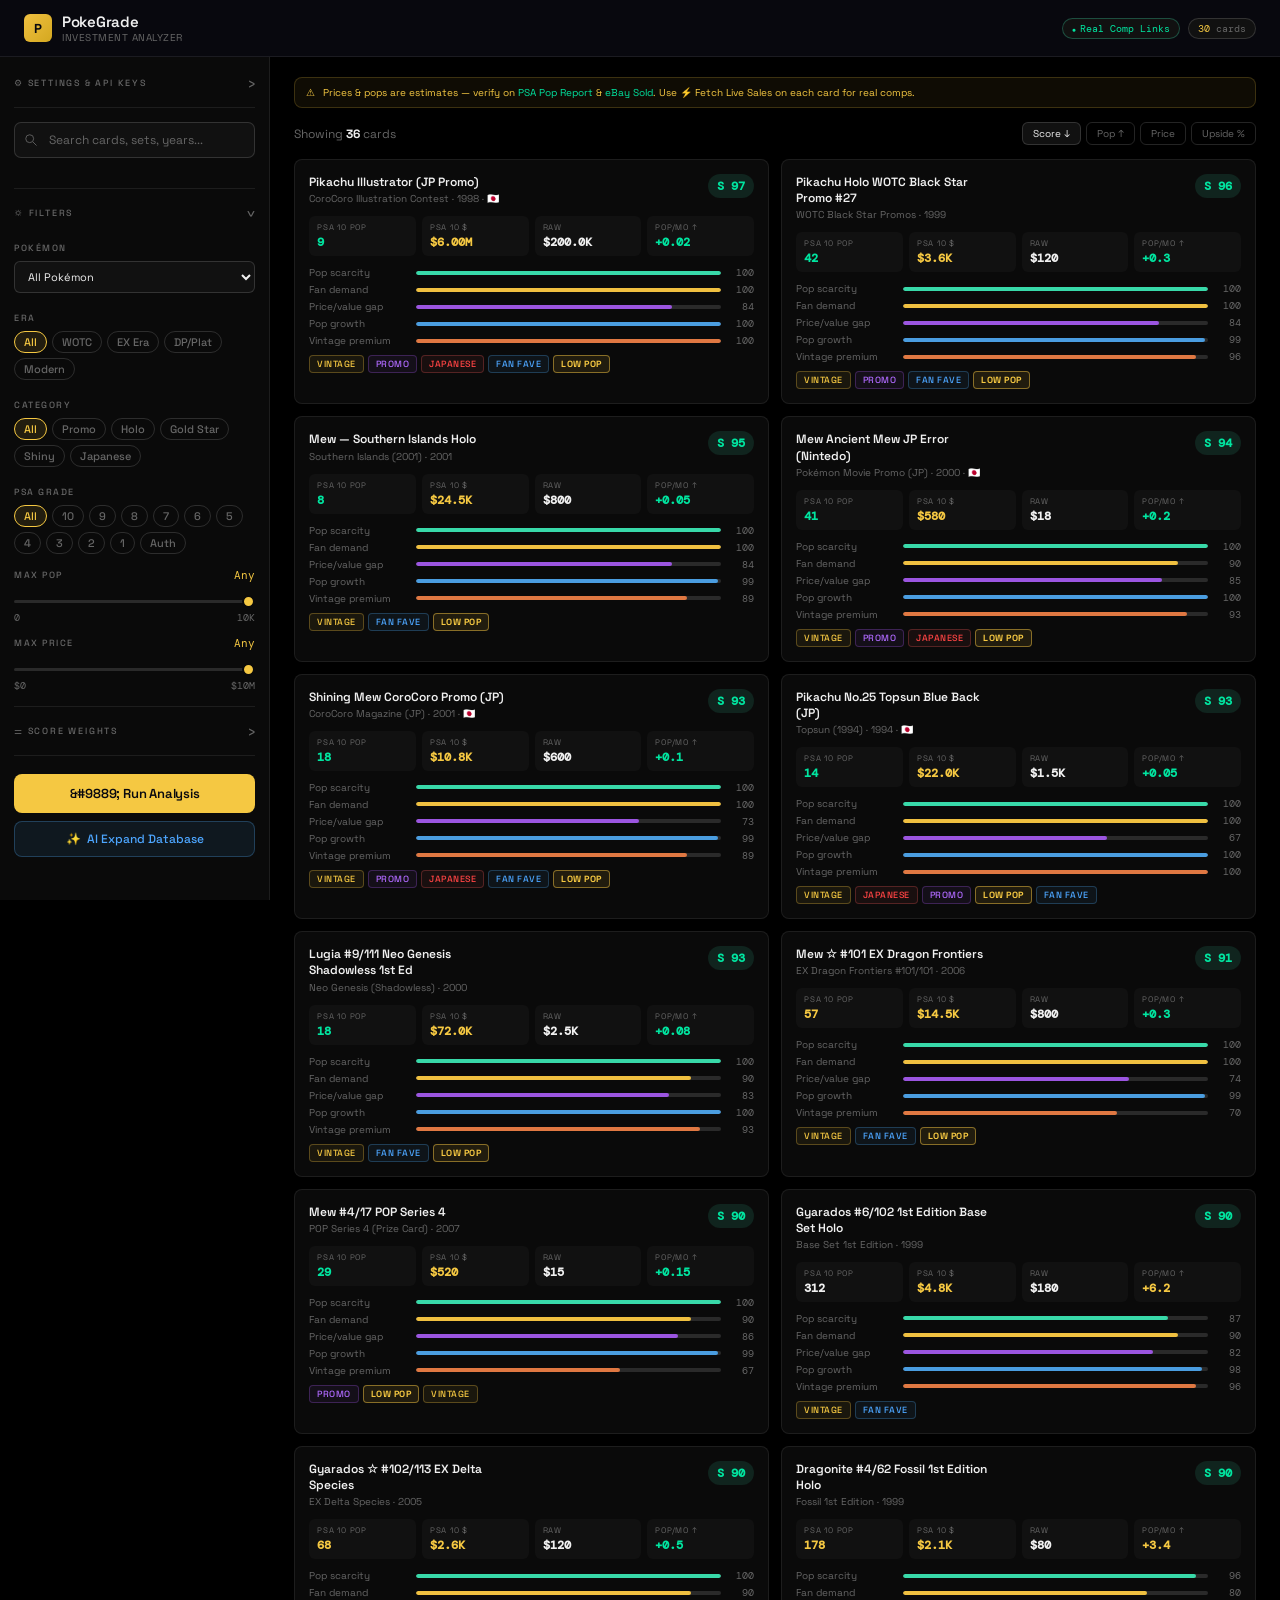
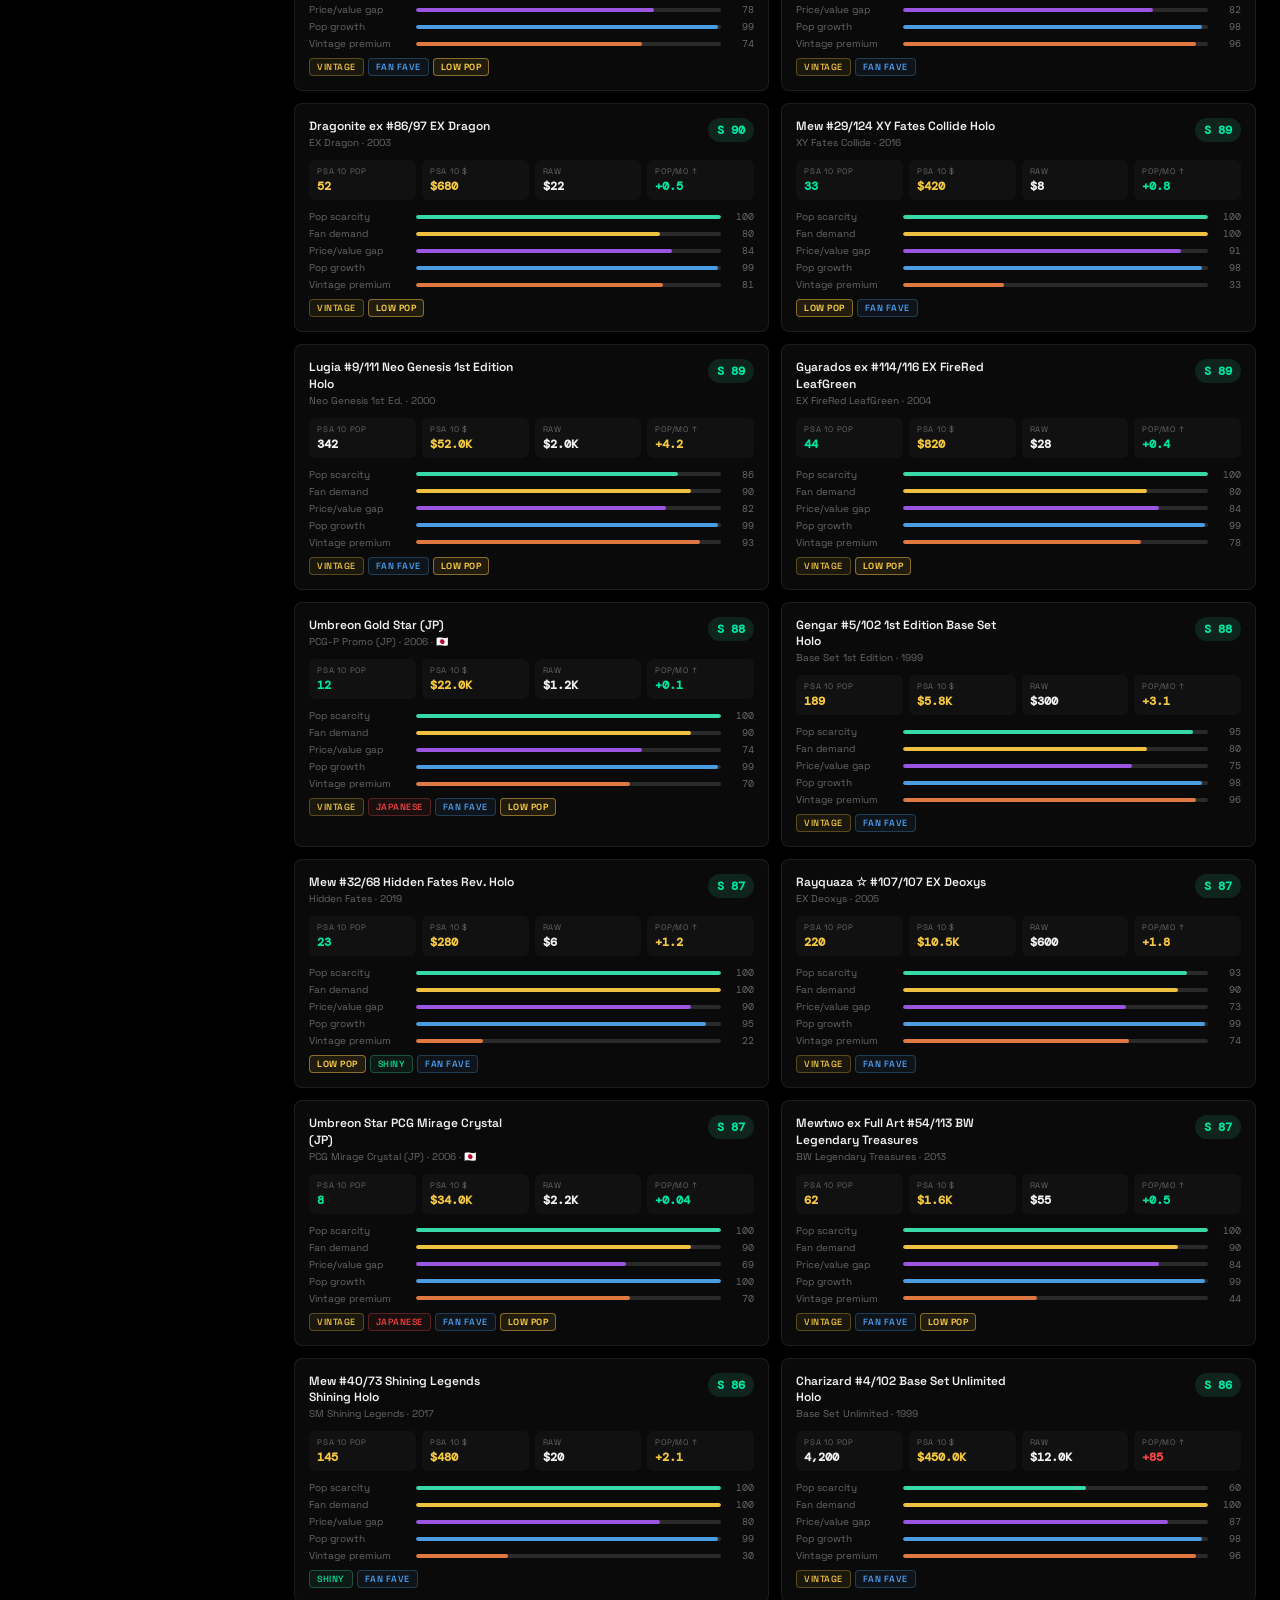
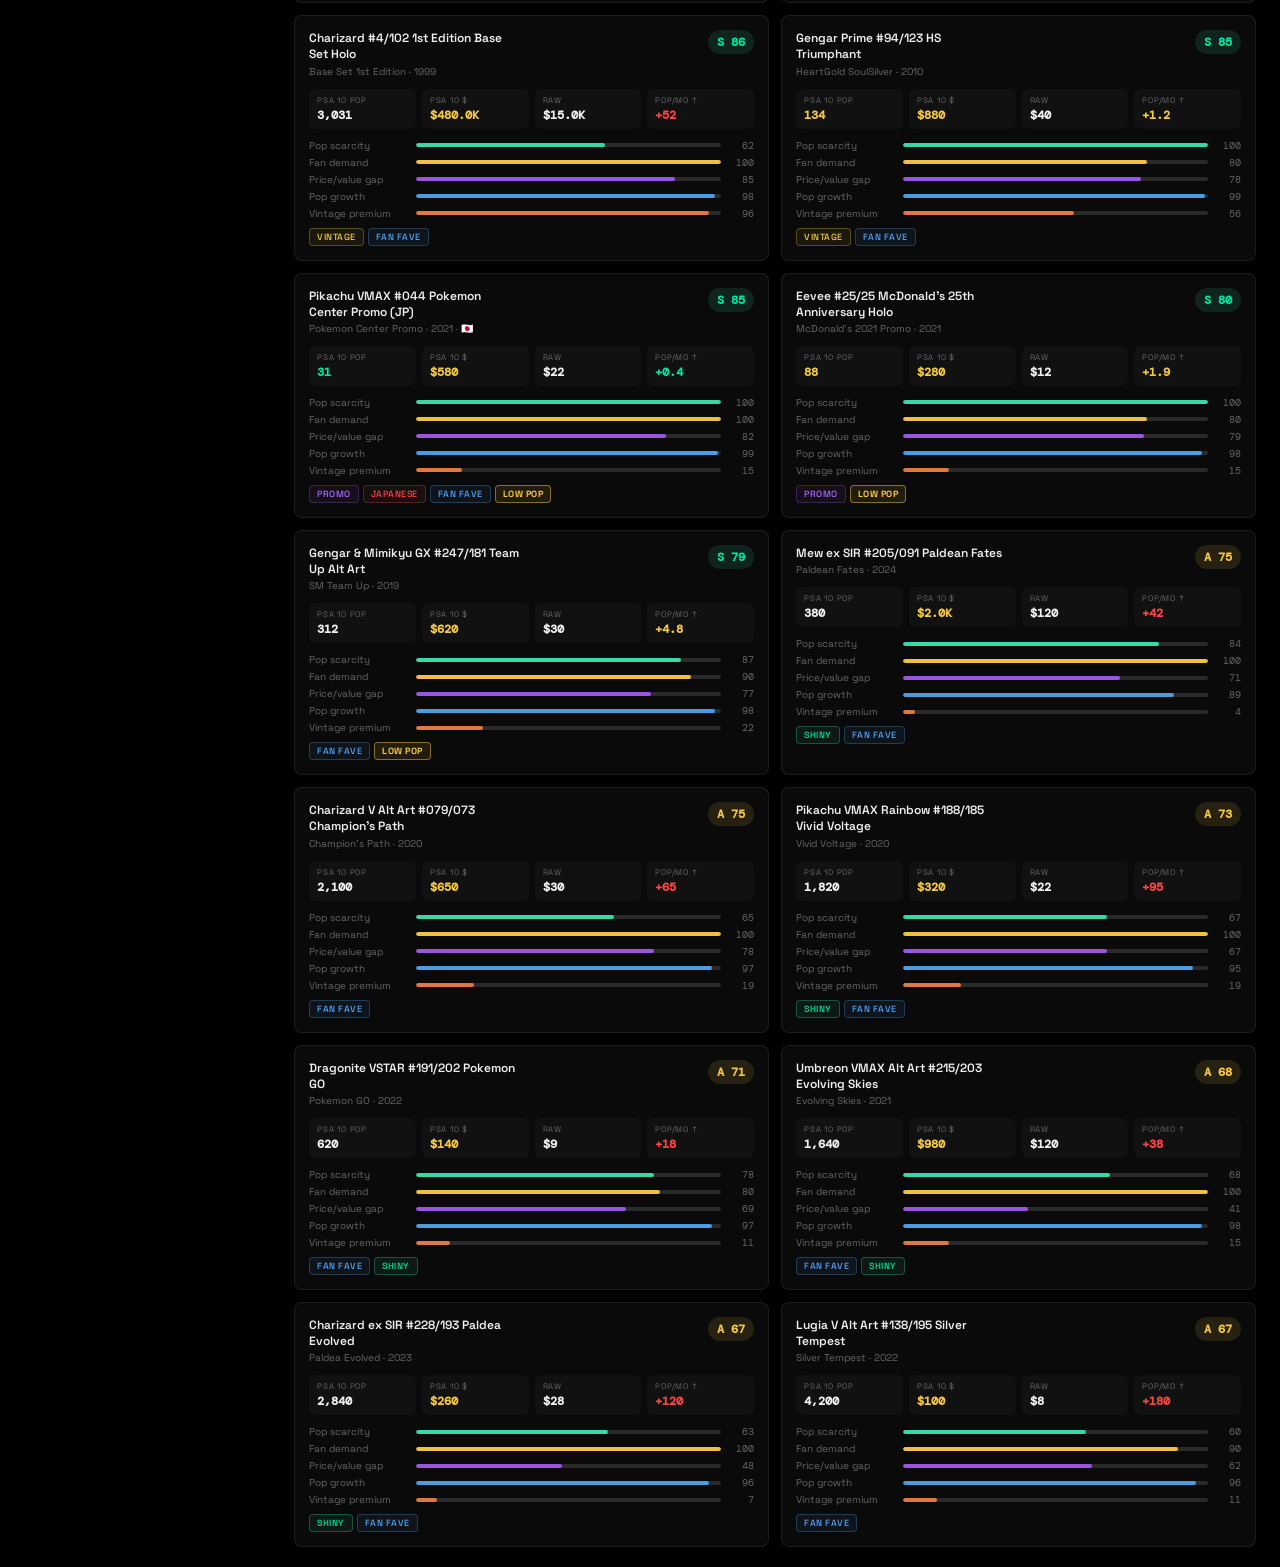
<file: index (2).html>
<!DOCTYPE html>
<html lang="en">
<head>
<meta charset="UTF-8">
<meta name="viewport" content="width=device-width, initial-scale=1.0">
<title>PokeGrade — Card Investment Analyzer</title>
<link href="https://fonts.googleapis.com/css2?family=Space+Grotesk:wght@300;400;500;600;700&family=DM+Mono:wght@400;500&display=swap" rel="stylesheet">
<style>

:root {
  --bg:#000000; --bg2:#0a0a0a; --bg3:#111111; --bg4:#1a1a1a;
  --border:rgba(255,255,255,0.08); --border2:rgba(255,255,255,0.14);
  --text:#f0f0f0; --muted:#666666; --dim:#2a2a2a;
  --gold:#f5c842; --gold2:#d4a820;
  --mint:#00e5a0; --red:#ff4444; --blue:#4da6ff; --purple:#b06aff;
}
*{margin:0;padding:0;box-sizing:border-box;}
html{background:var(--bg);color:var(--text);font-family:'Space Grotesk',sans-serif;}
body{min-height:100vh;}

/* ── Header ── */
header{border-bottom:1px solid var(--border);padding:14px 28px;display:flex;align-items:center;justify-content:space-between;background:rgba(9,9,15,0.95);position:sticky;top:0;z-index:100;backdrop-filter:blur(16px);}
.logo{display:flex;align-items:center;gap:10px;}
.logo-mark{width:30px;height:30px;border-radius:7px;background:linear-gradient(135deg,#f0c040,#d4a820);display:flex;align-items:center;justify-content:center;font-size:14px;font-weight:700;color:#09090f;}
.logo-text{font-size:16px;font-weight:600;letter-spacing:-0.3px;}
.logo-sub{font-size:10px;color:var(--muted);letter-spacing:0.5px;text-transform:uppercase;}
.hdr-right{display:flex;gap:8px;align-items:center;}
.hbadge{font-size:10px;font-family:'DM Mono',monospace;background:var(--bg3);border:1px solid var(--border2);padding:3px 9px;border-radius:20px;color:var(--muted);}
.hbadge.on{color:var(--mint);border-color:rgba(56,217,169,0.3);}
.hbadge.on::before{content:'● ';font-size:7px;}
#dbCount{color:var(--gold);}

/* ── Layout ── */
.app{display:grid;grid-template-columns:270px 1fr;min-height:calc(100vh - 57px);}
.sidebar{border-right:1px solid var(--border);padding:20px 16px;background:var(--bg2);overflow-y:auto;max-height:calc(100vh - 57px);position:sticky;top:57px;}
.main{padding:24px 28px;overflow-y:auto;}

/* ── Sidebar elements ── */
.slabel{font-size:9px;letter-spacing:1.8px;text-transform:uppercase;color:var(--muted);font-weight:500;margin-bottom:8px;display:block;}
.sgroup{margin-bottom:18px;}

/* API key */
.key-wrap{position:relative;}
.key-input{width:100%;padding:8px 32px 8px 10px;background:var(--bg3);border:1px solid var(--border2);border-radius:7px;color:var(--text);font-family:'DM Mono',monospace;font-size:11px;outline:none;transition:border-color 0.2s;}
.key-input:focus{border-color:rgba(56,217,169,0.4);}
.key-check{position:absolute;right:9px;top:50%;transform:translateY(-50%);font-size:12px;color:var(--mint);}
.key-hint{font-size:10px;color:var(--muted);margin-top:5px;line-height:1.5;}
.key-hint a{color:var(--mint);text-decoration:none;}

/* Search */
.search-wrap{position:relative;margin-bottom:16px;}
.search-wrap svg{position:absolute;left:10px;top:50%;transform:translateY(-50%);opacity:0.35;}
.search-input{width:100%;padding:9px 10px 9px 34px;background:var(--bg3);border:1px solid var(--border2);border-radius:7px;color:var(--text);font-family:inherit;font-size:12px;outline:none;transition:border-color 0.2s;}
.search-input:focus{border-color:rgba(240,192,64,0.35);}
.search-input::placeholder{color:var(--muted);}

/* Range sliders */
.range-row{margin-bottom:4px;}
.range-top{display:flex;justify-content:space-between;margin-bottom:4px;}
.range-lbl{font-size:11px;color:var(--muted);}
.range-val{font-size:11px;font-family:'DM Mono',monospace;color:var(--gold);}
input[type=range]{-webkit-appearance:none;width:100%;height:3px;background:var(--dim);border-radius:2px;outline:none;cursor:pointer;}
input[type=range]::-webkit-slider-thumb{-webkit-appearance:none;width:13px;height:13px;border-radius:50%;background:var(--gold);cursor:pointer;border:2px solid var(--bg2);}
.range-ends{display:flex;justify-content:space-between;font-size:10px;font-family:'DM Mono',monospace;color:var(--muted);margin-top:3px;}

/* Chips */
.chip-row{display:flex;flex-wrap:wrap;gap:5px;margin-top:4px;}
.chip{padding:4px 10px;border-radius:20px;font-size:11px;font-weight:500;cursor:pointer;border:1px solid var(--border2);background:transparent;color:var(--muted);transition:all 0.15s;user-select:none;}
.chip:hover{border-color:var(--gold);color:var(--gold);}
.chip.active{background:rgba(240,192,64,0.1);border-color:var(--gold);color:var(--gold);}

/* Weight sliders */
.wrow{display:flex;align-items:center;gap:8px;margin-bottom:7px;}
.wname{font-size:11px;color:var(--text);width:100px;flex-shrink:0;}
.wval{font-size:10px;font-family:'DM Mono',monospace;color:var(--muted);width:16px;text-align:right;}

/* Run + expand buttons */
.run-btn{width:100%;padding:11px;border-radius:8px;font-size:13px;font-weight:600;background:var(--gold);color:#09090f;border:none;cursor:pointer;font-family:inherit;margin-top:4px;letter-spacing:-0.2px;transition:background 0.15s,transform 0.1s;}
.run-btn:hover{background:var(--gold2);}
.run-btn:active{transform:scale(0.98);}
.run-btn:disabled{opacity:0.5;cursor:not-allowed;}

/* AI Expand button */
.expand-btn{width:100%;padding:9px;border-radius:8px;font-size:12px;font-weight:500;background:rgba(74,157,224,0.1);color:var(--blue);border:1px solid rgba(74,157,224,0.3);cursor:pointer;font-family:inherit;margin-top:8px;transition:all 0.2s;display:flex;align-items:center;justify-content:center;gap:6px;}
.expand-btn:hover{background:rgba(74,157,224,0.18);}
.expand-btn:disabled{opacity:0.45;cursor:not-allowed;}
.expand-progress{font-size:10px;font-family:'DM Mono',monospace;color:var(--muted);text-align:center;margin-top:6px;min-height:14px;}

/* Algo box */
.algo-box{margin-top:16px;padding:13px;background:var(--bg3);border-radius:8px;border:1px solid var(--border);}
.algo-box h4{font-size:10px;color:var(--gold);letter-spacing:0.5px;margin-bottom:7px;}
.algo-formula{font-family:'DM Mono',monospace;font-size:10px;color:var(--mint);padding:7px 9px;background:var(--bg2);border-radius:5px;line-height:1.9;}

/* ── Main area ── */
.notice{background:rgba(240,192,64,0.06);border:1px solid rgba(240,192,64,0.2);border-radius:8px;padding:9px 13px;margin-bottom:18px;font-size:11px;color:var(--gold);display:flex;align-items:center;gap:8px;line-height:1.5;}
.notice a{color:var(--mint);text-decoration:none;}

.toolbar{display:flex;align-items:center;justify-content:space-between;margin-bottom:18px;flex-wrap:wrap;gap:10px;}
.result-info{font-size:12px;color:var(--muted);}
.result-info strong{color:var(--text);}
.sort-row{display:flex;gap:5px;}
.sort-btn{font-size:11px;padding:5px 11px;border-radius:6px;cursor:pointer;border:1px solid var(--border2);background:transparent;color:var(--muted);font-family:inherit;transition:all 0.15s;}
.sort-btn.active{background:var(--bg3);color:var(--text);border-color:var(--border2);}

/* ── Card grid ── */
.cards-grid{display:grid;grid-template-columns:repeat(auto-fill,minmax(330px,1fr));gap:12px;}

/* ── Card ── */
.card{background:var(--bg2);border:1px solid var(--border);border-radius:10px;padding:16px;cursor:pointer;transition:border-color 0.2s,box-shadow 0.2s;position:relative;overflow:hidden;}
.card::before{content:'';position:absolute;top:0;left:0;right:0;height:2px;background:linear-gradient(90deg,transparent,var(--score-color,var(--gold)),transparent);opacity:0;transition:opacity 0.2s;}
.card:hover{border-color:var(--border2);box-shadow:0 4px 20px rgba(0,0,0,0.3);}
.card:hover::before,.card.open::before{opacity:1;}
.card.open{border-color:rgba(240,192,64,0.25);}

.card-top{display:flex;justify-content:space-between;align-items:flex-start;margin-bottom:11px;}
.card-name{font-size:13px;font-weight:600;line-height:1.35;max-width:210px;}
.card-set{font-size:10px;color:var(--muted);margin-top:2px;}
.score-pill{padding:4px 9px;border-radius:20px;font-size:12px;font-weight:700;font-family:'DM Mono',monospace;flex-shrink:0;}
.score-s{background:rgba(56,217,169,0.12);color:var(--mint);}
.score-a{background:rgba(240,192,64,0.12);color:var(--gold);}
.score-b{background:rgba(74,157,224,0.12);color:var(--blue);}
.score-c{background:rgba(98,98,122,0.12);color:var(--muted);}

/* Metrics row — tighter */
.metrics{display:grid;grid-template-columns:repeat(4,1fr);gap:6px;margin-bottom:10px;}
.metric{background:var(--bg3);border-radius:6px;padding:7px 8px;}
.metric-lbl{font-size:9px;color:var(--muted);text-transform:uppercase;letter-spacing:0.8px;margin-bottom:2px;}
.metric-val{font-size:13px;font-weight:600;font-family:'DM Mono',monospace;}
.v-green{color:var(--mint);} .v-gold{color:var(--gold);} .v-red{color:var(--red);} .v-blue{color:var(--blue);}

/* Score bars */
.bars{margin-bottom:8px;}
.brow{display:flex;align-items:center;gap:7px;margin-bottom:4px;}
.bname{font-size:10px;color:var(--muted);width:100px;flex-shrink:0;}
.btrack{flex:1;height:4px;background:var(--dim);border-radius:2px;overflow:hidden;}
.bfill{height:100%;border-radius:2px;transition:width 0.6s cubic-bezier(.2,.8,.2,1);}
.bscore{font-size:10px;font-family:'DM Mono',monospace;color:var(--muted);width:26px;text-align:right;}

/* Tags */
.tags{display:flex;flex-wrap:wrap;gap:4px;margin-top:8px;}
.tag{font-size:9px;padding:2px 7px;border-radius:4px;font-weight:500;border:1px solid;text-transform:uppercase;letter-spacing:0.5px;}
.tag-vintage{border-color:rgba(240,192,64,0.3);color:var(--gold);background:rgba(240,192,64,0.07);}
.tag-promo{border-color:rgba(155,85,224,0.3);color:var(--purple);background:rgba(155,85,224,0.07);}
.tag-japanese{border-color:rgba(224,85,85,0.3);color:var(--red);background:rgba(224,85,85,0.07);}
.tag-shiny{border-color:rgba(56,217,169,0.3);color:var(--mint);background:rgba(56,217,169,0.07);}
.tag-fan-fave{border-color:rgba(74,157,224,0.3);color:var(--blue);background:rgba(74,157,224,0.07);}
.tag-low-pop{border-color:rgba(240,192,64,0.5);color:var(--gold);background:rgba(240,192,64,0.1);font-weight:700;}
.tag-ai{border-color:rgba(56,217,169,0.25);color:var(--mint);background:rgba(56,217,169,0.06);}

/* Expand panel */
.detail{display:none;margin-top:12px;padding-top:12px;border-top:1px solid var(--border);}
.detail.open{display:block;}

.dgrid{display:grid;grid-template-columns:1fr 1fr;gap:7px;margin-bottom:10px;}
.ditem .dk{font-size:10px;color:var(--muted);margin-bottom:2px;}
.ditem .dv{font-size:11px;font-family:'DM Mono',monospace;color:var(--text);}
.rationale{font-size:11px;color:var(--muted);line-height:1.6;padding:9px 11px;background:var(--bg3);border-radius:6px;border-left:2px solid var(--gold);}

/* Sparkline */
.spark-wrap{margin-top:12px;padding-top:12px;border-top:1px solid var(--border);}
.spark-hdr{display:flex;align-items:center;justify-content:space-between;margin-bottom:7px;}
.spark-title{font-size:9px;letter-spacing:1.5px;text-transform:uppercase;color:var(--muted);font-weight:500;}
.spark-btns{display:flex;gap:3px;}
.spark-btn{font-size:10px;padding:2px 7px;border-radius:4px;cursor:pointer;border:1px solid var(--border);background:transparent;color:var(--muted);font-family:inherit;transition:all 0.15s;}
.spark-btn.active{background:var(--bg4);color:var(--text);border-color:var(--border2);}
canvas.spark{width:100%;height:68px;display:block;}
.spark-foot{display:flex;justify-content:space-between;margin-top:5px;}
.spark-stat{font-size:10px;font-family:'DM Mono',monospace;}
.spark-stat .sk{font-size:9px;color:var(--muted);text-transform:uppercase;letter-spacing:0.8px;display:block;margin-bottom:1px;}

/* Sales panel */
.sales-wrap{margin-top:12px;padding-top:12px;border-top:1px solid var(--border);}
.sales-hdr{display:flex;align-items:center;justify-content:space-between;margin-bottom:9px;}
.sales-title{font-size:9px;letter-spacing:1.5px;text-transform:uppercase;color:var(--muted);font-weight:500;}
.fetch-btn{display:flex;align-items:center;gap:5px;padding:5px 11px;border-radius:6px;font-size:10px;font-weight:600;background:rgba(74,157,224,0.1);border:1px solid rgba(74,157,224,0.3);color:var(--blue);cursor:pointer;font-family:inherit;transition:all 0.2s;}
.fetch-btn:hover{background:rgba(74,157,224,0.2);}
.fetch-btn:disabled{opacity:0.4;cursor:not-allowed;}
.mini-spin{width:9px;height:9px;border:1.5px solid rgba(74,157,224,0.3);border-top-color:var(--blue);border-radius:50%;animation:spin 0.7s linear infinite;display:none;}
@keyframes spin{to{transform:rotate(360deg);}}
.sale-row{display:grid;grid-template-columns:88px 1fr 80px;align-items:center;gap:6px;padding:5px 8px;border-radius:5px;background:var(--bg3);font-size:10px;margin-bottom:3px;}
.sale-date{font-family:'DM Mono',monospace;color:var(--muted);}
.sale-plat{color:var(--muted);}
.sale-price{font-family:'DM Mono',monospace;font-weight:600;color:var(--mint);text-align:right;}
.trend-row{display:flex;align-items:center;justify-content:space-between;margin-top:7px;padding:7px 9px;border-radius:6px;background:var(--bg);border:1px solid var(--border);font-size:10px;}
.trlbl{color:var(--muted);}
.trbadge{display:inline-flex;align-items:center;gap:3px;padding:2px 7px;border-radius:4px;font-size:9px;font-weight:600;font-family:'DM Mono',monospace;}
.trbadge-up{background:rgba(56,217,169,0.1);color:var(--mint);border:1px solid rgba(56,217,169,0.22);}
.trbadge-dn{background:rgba(224,85,85,0.1);color:var(--red);border:1px solid rgba(224,85,85,0.22);}
.trbadge-fl{background:rgba(240,192,64,0.1);color:var(--gold);border:1px solid rgba(240,192,64,0.22);}
.trval{font-family:'DM Mono',monospace;font-weight:600;}
.sales-err{font-size:10px;color:var(--red);padding:7px 9px;background:rgba(224,85,85,0.07);border-radius:5px;border:1px solid rgba(224,85,85,0.2);line-height:1.5;}
.sales-ph{font-size:10px;color:var(--muted);padding:4px 0;}

/* Skeleton / loading */
@keyframes pulse{0%,100%{opacity:0.3}50%{opacity:0.7}}
.skeleton-card{background:var(--bg2);border:1px solid var(--border);border-radius:10px;padding:16px;animation:pulse 1.5s ease-in-out infinite;}
.skel{background:var(--bg3);border-radius:4px;margin-bottom:7px;}

/* Empty */
.empty{text-align:center;padding:60px 20px;color:var(--muted);}
.empty h3{font-size:17px;margin-bottom:7px;color:var(--text);}

@media(max-width:860px){
  .app{grid-template-columns:1fr;}
  .sidebar{max-height:none;position:static;border-right:none;border-bottom:1px solid var(--border);}
  .metrics{grid-template-columns:repeat(2,1fr);}
  .cards-grid{grid-template-columns:1fr;}
}

  /* Comp links */
  .comp-link{display:flex;align-items:center;gap:8px;padding:7px 10px;border-radius:6px;background:var(--bg3);border:1px solid var(--border);text-decoration:none;color:var(--text);font-size:11px;transition:border-color 0.15s,background 0.15s;}
  .comp-link:hover{border-color:var(--border2);background:var(--bg4);}
  .comp-link span:nth-child(2){flex:1;}
  .comp-dot{width:7px;height:7px;border-radius:50%;flex-shrink:0;}
  .comp-arrow{color:var(--muted);font-size:12px;}


.psa-confirmed{animation:fadeUp 0.3s ease both;}


  /* Collapsible sections */
  .collapsible-hdr{display:flex;align-items:center;justify-content:space-between;cursor:pointer;padding:2px 0;user-select:none;}
  .collapsible-hdr:hover .slabel{color:var(--text);}
  .collapse-arrow{color:var(--muted);font-size:1rem;transition:transform 0.2s;transform:rotate(0deg);line-height:1;}
  .collapse-arrow.open{transform:rotate(90deg);}
  .collapsible-body{display:none;overflow:hidden;}
  .collapsible-body.open{display:block;}
  .mini-label{font-size:9px;letter-spacing:1.5px;text-transform:uppercase;color:var(--muted);font-weight:500;}
  .badge-tag{font-size:8px;padding:1px 5px;border-radius:3px;background:var(--bg4);color:var(--muted);margin-left:4px;letter-spacing:0.5px;vertical-align:middle;}

  /* Cleaner header */
  header{padding:12px 24px;}
  .logo-mark{width:28px;height:28px;border-radius:6px;font-size:13px;}
  .logo-text{font-size:15px;}

  /* Cleaner sidebar */
  .sidebar{padding:16px 14px;}
  .sgroup{margin-bottom:14px;padding-bottom:14px;border-bottom:1px solid var(--border);}
  .sgroup:last-child{border-bottom:none;}

  /* Tighter chips */
  .chip{padding:3px 9px;font-size:11px;}

  /* Range top inline */
  .range-top{display:flex;justify-content:space-between;align-items:center;margin-bottom:5px;}

  /* Cleaner cards */
  .card{border-radius:8px;padding:14px;}
  .card-name{font-size:12px;}
  .card-set{font-size:10px;}
  .metric{padding:6px 8px;}
  .metric-lbl{font-size:8px;}
  .metric-val{font-size:12px;}

  /* Cleaner main */
  .main{padding:20px 24px;}
  .notice{font-size:10px;padding:7px 11px;margin-bottom:14px;}

  /* Better toolbar */
  .toolbar{margin-bottom:14px;}
  .sort-btn{font-size:10px;padding:4px 10px;}

</style>
</head>
<body>

<header>
  <div class="logo">
    <div class="logo-mark">P</div>
    <div>
      <div class="logo-text">PokeGrade</div>
      <div class="logo-sub">Investment Analyzer</div>
    </div>
  </div>
  <div class="hdr-right">
    <div class="hbadge on">Real Comp Links</div>
    <div class="hbadge"><span id="dbCount">30</span> cards</div>
  </div>
</header>

<div class="app">
  <aside class="sidebar">

    <!-- ⚙ Settings (collapsed by default) -->
    <div class="sgroup">
      <div class="collapsible-hdr" onclick="toggleSection('settingsBody','settingsArrow')">
        <span class="slabel" style="margin-bottom:0">&#9881; Settings &amp; API Keys</span>
        <span class="collapse-arrow" id="settingsArrow">&#8250;</span>
      </div>
      <div class="collapsible-body" id="settingsBody">
        <div style="margin-top:12px">
          <div class="mini-label">Anthropic Key <span class="badge-tag">AI Expand</span></div>
          <div class="key-wrap">
            <input class="key-input" type="password" id="apiKey" placeholder="sk-ant-..." oninput="saveKey(this.value)">
            <span class="key-check" id="keyCheck"></span>
          </div>
        </div>
        <div style="margin-top:10px">
          <div class="mini-label">eBay App ID <span class="badge-tag">Live Comps</span></div>
          <div class="key-wrap">
            <input class="key-input" type="text" id="ebayAppId" placeholder="YourApp-XXXX-XXXX-XXXX" oninput="saveEbayKey(this.value)" style="font-size:10px;">
            <span class="key-check" id="ebayKeyCheck"></span>
          </div>
        </div>
        <div style="margin-top:10px">
          <div class="mini-label">PSA Token <span class="badge-tag">Pop Counts</span></div>
          <div class="key-wrap">
            <input class="key-input" type="password" id="psaToken" placeholder="PSA access token..." oninput="savePsaToken(this.value)" style="font-size:10px;">
            <span class="key-check" id="psaTokenCheck"></span>
          </div>
          <div class="key-hint" style="margin-top:6px"><a href="https://console.anthropic.com" target="_blank">console.anthropic.com</a> &nbsp;·&nbsp; <a href="https://developer.ebay.com/my/keys" target="_blank">developer.ebay.com</a></div>
        </div>
      </div>
    </div>

    <!-- Search -->
    <div class="sgroup">
      <div class="search-wrap">
        <svg width="14" height="14" viewBox="0 0 16 16" fill="none" stroke="white"><circle cx="6.5" cy="6.5" r="4.5"/><path d="M10.5 10.5L14 14" stroke-linecap="round"/></svg>
        <input class="search-input" type="text" id="cardSearch" placeholder="Search cards, sets, years..." oninput="if(analysisRun)renderCards()">
      </div>
    </div>

    <!-- Filters -->
    <div class="sgroup">
      <div class="collapsible-hdr" onclick="toggleSection('filtersBody','filtersArrow')">
        <span class="slabel" style="margin-bottom:0">&#9965; Filters</span>
        <span class="collapse-arrow open" id="filtersArrow">&#8250;</span>
      </div>
      <div class="collapsible-body open" id="filtersBody">
        <div style="margin-top:12px">
          <span class="mini-label">Pokémon</span>
          <div style="display:flex;gap:6px;margin-top:5px;align-items:center;">
            <select id="pokemonSelect" onchange="onPokemonSelect(this.value)" style="flex:1;background:var(--bg3);border:1px solid var(--border2);color:var(--text);font-family:inherit;font-size:11px;padding:7px 9px;border-radius:6px;outline:none;cursor:pointer;">
              <option value="all">All Pokémon</option>
              <optgroup label="⭐ Fan Favorites">
                <option value="pikachu">Pikachu</option>
                <option value="charizard">Charizard</option>
                <option value="mew">Mew</option>
                <option value="mewtwo">Mewtwo</option>
                <option value="lugia">Lugia</option>
                <option value="umbreon">Umbreon</option>
                <option value="gengar">Gengar</option>
                <option value="eevee">Eevee</option>
                <option value="rayquaza">Rayquaza</option>
                <option value="gyarados">Gyarados</option>
                <option value="dragonite">Dragonite</option>
                <option value="blaziken">Blaziken</option>
                <option value="garchomp">Garchomp</option>
                <option value="lucario">Lucario</option>
                <option value="gardevoir">Gardevoir</option>
                <option value="sylveon">Sylveon</option>
              </optgroup>
              <optgroup label="── Gen 1 (Kanto)">
                <option value="bulbasaur">Bulbasaur</option>
                <option value="charmander">Charmander</option>
                <option value="squirtle">Squirtle</option>
                <option value="blastoise">Blastoise</option>
                <option value="venusaur">Venusaur</option>
                <option value="alakazam">Alakazam</option>
                <option value="machamp">Machamp</option>
                <option value="golem">Golem</option>
                <option value="nidoking">Nidoking</option>
                <option value="clefable">Clefable</option>
                <option value="jolteon">Jolteon</option>
                <option value="flareon">Flareon</option>
                <option value="vaporeon">Vaporeon</option>
                <option value="snorlax">Snorlax</option>
                <option value="articuno">Articuno</option>
                <option value="zapdos">Zapdos</option>
                <option value="moltres">Moltres</option>
              </optgroup>
              <optgroup label="── Gen 2 (Johto)">
                <option value="ho-oh">Ho-Oh</option>
                <option value="celebi">Celebi</option>
                <option value="espeon">Espeon</option>
                <option value="tyranitar">Tyranitar</option>
                <option value="suicune">Suicune</option>
                <option value="entei">Entei</option>
                <option value="raikou">Raikou</option>
                <option value="ampharos">Ampharos</option>
              </optgroup>
              <optgroup label="── Gen 3 (Hoenn)">
                <option value="kyogre">Kyogre</option>
                <option value="groudon">Groudon</option>
                <option value="deoxys">Deoxys</option>
                <option value="latias">Latias</option>
                <option value="latios">Latios</option>
                <option value="absol">Absol</option>
                <option value="flygon">Flygon</option>
                <option value="salamence">Salamence</option>
                <option value="metagross">Metagross</option>
              </optgroup>
              <optgroup label="── Gen 4 (Sinnoh)">
                <option value="dialga">Dialga</option>
                <option value="palkia">Palkia</option>
                <option value="giratina">Giratina</option>
                <option value="leafeon">Leafeon</option>
                <option value="glaceon">Glaceon</option>
                <option value="togekiss">Togekiss</option>
                <option value="rotom">Rotom</option>
              </optgroup>
              <optgroup label="── Gen 5 (Unova)">
                <option value="reshiram">Reshiram</option>
                <option value="zekrom">Zekrom</option>
                <option value="kyurem">Kyurem</option>
                <option value="zoroark">Zoroark</option>
                <option value="chandelure">Chandelure</option>
              </optgroup>
              <optgroup label="── Gen 6 (Kalos)">
                <option value="xerneas">Xerneas</option>
                <option value="yveltal">Yveltal</option>
                <option value="zygarde">Zygarde</option>
                <option value="greninja">Greninja</option>
              </optgroup>
              <optgroup label="── Gen 7 (Alola)">
                <option value="solgaleo">Solgaleo</option>
                <option value="lunala">Lunala</option>
                <option value="necrozma">Necrozma</option>
                <option value="mimikyu">Mimikyu</option>
              </optgroup>
              <optgroup label="── Gen 8 (Galar)">
                <option value="zacian">Zacian</option>
                <option value="zamazenta">Zamazenta</option>
                <option value="eternatus">Eternatus</option>
                <option value="urshifu">Urshifu</option>
              </optgroup>
              <optgroup label="── Gen 9 (Paldea)">
                <option value="koraidon">Koraidon</option>
                <option value="miraidon">Miraidon</option>
                <option value="iron-valiant">Iron Valiant</option>
                <option value="roaring-moon">Roaring Moon</option>
              </optgroup>
            </select>
          </div>
          <div id="pokemonChips" style="display:none"></div>
        </div>
        <div style="margin-top:12px">
          <span class="mini-label">Era</span>
          <div class="chip-row" id="eraChips" style="margin-top:5px">
            <div class="chip active" onclick="toggleChip(this,'era')" data-val="all">All</div>
            <div class="chip" onclick="toggleChip(this,'era')" data-val="wotc">WOTC</div>
            <div class="chip" onclick="toggleChip(this,'era')" data-val="ex">EX Era</div>
            <div class="chip" onclick="toggleChip(this,'era')" data-val="dp">DP/Plat</div>
            <div class="chip" onclick="toggleChip(this,'era')" data-val="modern">Modern</div>
          </div>
        </div>
        <div style="margin-top:12px">
          <span class="mini-label">Category</span>
          <div class="chip-row" id="catChips" style="margin-top:5px">
            <div class="chip active" onclick="toggleChip(this,'cat')" data-val="all">All</div>
            <div class="chip" onclick="toggleChip(this,'cat')" data-val="promo">Promo</div>
            <div class="chip" onclick="toggleChip(this,'cat')" data-val="holo">Holo</div>
            <div class="chip" onclick="toggleChip(this,'cat')" data-val="gold-star">Gold Star</div>
            <div class="chip" onclick="toggleChip(this,'cat')" data-val="shiny">Shiny</div>
            <div class="chip" onclick="toggleChip(this,'cat')" data-val="japanese">Japanese</div>
          </div>
        </div>
        <div style="margin-top:12px">
          <span class="mini-label">PSA Grade</span>
          <div class="chip-row" id="gradeChips" style="margin-top:5px">
            <div class="chip active" onclick="toggleChip(this,'grade')" data-val="all">All</div>
            <div class="chip" onclick="toggleChip(this,'grade')" data-val="10">10</div>
            <div class="chip" onclick="toggleChip(this,'grade')" data-val="9">9</div>
            <div class="chip" onclick="toggleChip(this,'grade')" data-val="8">8</div>
            <div class="chip" onclick="toggleChip(this,'grade')" data-val="7">7</div>
            <div class="chip" onclick="toggleChip(this,'grade')" data-val="6">6</div>
            <div class="chip" onclick="toggleChip(this,'grade')" data-val="5">5</div>
            <div class="chip" onclick="toggleChip(this,'grade')" data-val="4">4</div>
            <div class="chip" onclick="toggleChip(this,'grade')" data-val="3">3</div>
            <div class="chip" onclick="toggleChip(this,'grade')" data-val="2">2</div>
            <div class="chip" onclick="toggleChip(this,'grade')" data-val="1">1</div>
            <div class="chip" onclick="toggleChip(this,'grade')" data-val="auth">Auth</div>
          </div>
        </div>
        <div style="margin-top:14px">
          <div class="range-top"><span class="mini-label">Max Pop</span><span class="range-val" id="popVal">Any</span></div>
          <input type="range" id="popRange" min="0" max="10000" value="10000" step="100" oninput="document.getElementById('popVal').textContent=parseInt(this.value)>=10000?'Any':'≤ '+parseInt(this.value).toLocaleString();if(analysisRun)renderCards()">
          <div class="range-ends"><span>0</span><span>10K</span></div>
        </div>
        <div style="margin-top:12px">
          <div class="range-top"><span class="mini-label">Max Price</span><span class="range-val" id="priceVal">Any</span></div>
          <input type="range" id="priceRange" min="0" max="100" value="100" step="1" oninput="onPriceSlide(this.value)">
          <div class="range-ends"><span>$0</span><span>$10M</span></div>
        </div>
      </div>
    </div>

    <!-- Score Weights -->
    <div class="sgroup">
      <div class="collapsible-hdr" onclick="toggleSection('weightsBody','weightsArrow')">
        <span class="slabel" style="margin-bottom:0">&#9868; Score Weights</span>
        <span class="collapse-arrow" id="weightsArrow">&#8250;</span>
      </div>
      <div class="collapsible-body" id="weightsBody">
        <div style="margin-top:12px" id="weightSliders">
          <div class="wrow"><span class="wname">Pop Scarcity</span><input type="range" min="0" max="10" value="8" class="weight-input" data-key="popScarcity" style="flex:1;height:3px" oninput="updateWeights()"><span class="wval" id="w-popScarcity">8</span></div>
          <div class="wrow"><span class="wname">Fan Demand</span><input type="range" min="0" max="10" value="7" class="weight-input" data-key="fanDemand" style="flex:1;height:3px" oninput="updateWeights()"><span class="wval" id="w-fanDemand">7</span></div>
          <div class="wrow"><span class="wname">Price / Value</span><input type="range" min="0" max="10" value="6" class="weight-input" data-key="priceValue" style="flex:1;height:3px" oninput="updateWeights()"><span class="wval" id="w-priceValue">6</span></div>
          <div class="wrow"><span class="wname">Pop Growth</span><input type="range" min="0" max="10" value="5" class="weight-input" data-key="popGrowth" style="flex:1;height:3px" oninput="updateWeights()"><span class="wval" id="w-popGrowth">5</span></div>
          <div class="wrow"><span class="wname">Vintage Age</span><input type="range" min="0" max="10" value="4" class="weight-input" data-key="vintage" style="flex:1;height:3px" oninput="updateWeights()"><span class="wval" id="w-vintage">4</span></div>
        </div>
      </div>
    </div>

    <button class="run-btn" id="runBtn" onclick="runAnalysis()">&#9889; Run Analysis</button>
    <button class="expand-btn" id="expandBtn" onclick="expandDatabase()">
      <span>&#10024;</span><span id="expandBtnTxt">AI Expand Database</span>
    </button>
    <div class="expand-progress" id="expandProgress"></div>

  </aside>

  <main class="main">

    <div class="notice">
      <span>&#9888;</span>
      <span>Prices &amp; pops are estimates — verify on <a href="https://www.psacard.com/pop" target="_blank">PSA Pop Report</a> &amp; <a href="https://www.ebay.com/sh/research" target="_blank">eBay Sold</a>. Use &#9889; Fetch Live Sales on each card for real comps.</span>
    </div>

    <div class="toolbar">
      <div class="result-info">Showing <strong id="countDisplay">—</strong> cards</div>
      <div class="sort-row">
        <button class="sort-btn active" onclick="setSort('score',this)">Score &#8595;</button>
        <button class="sort-btn" onclick="setSort('pop',this)">Pop &#8593;</button>
        <button class="sort-btn" onclick="setSort('price',this)">Price</button>
        <button class="sort-btn" onclick="setSort('upside',this)">Upside %</button>
      </div>
    </div>

    <div class="cards-grid" id="cardsGrid"></div>

  </main>
</div>

<script>
// ─── Data ─────────────────────────────────────────────────────────────────────
const CARDS = [
  {
    id:1, name:"Mew ☆ #101 EX Dragon Frontiers", set:"EX Dragon Frontiers #101/101", year:2006,
    pokemon:"mew", era:"ex", cat:"gold-star", japanese:false,
    pop10:57, popGrowthPerMonth:0.3, marketPrice:12000, psa10Price:14500,
    rawPrice:800, fanTier:10,
    tags:["vintage","fan-fave","low-pop"],
    rationale:"Mew Gold Star sits at only 57 PSA 10 copies — one of the lowest genuine populations of any Gold Star. Foil wear kills grades. Fan demand is elite tier, Charizard Gold Star commands 3x more despite Mew being rarer in PSA 10.",
    detail:{ distribution:"EX Dragon Frontiers boosters", gradeRate:"~3%", psaSubmit:"~1,900", note:"Japanese version even scarcer" }
  },
  {
    id:2, name:"Shining Mew CoroCoro Promo (JP)", set:"CoroCoro Magazine (JP)", year:2001,
    pokemon:"mew", era:"wotc", cat:"promo", japanese:true,
    pop10:18, popGrowthPerMonth:0.1, marketPrice:9500, psa10Price:10800,
    rawPrice:600, fanTier:10,
    tags:["vintage","promo","japanese","fan-fave","low-pop"],
    rationale:"Magazine peel damage destroyed most copies. Pop 10 of just 18 is extraordinary for a 2001 promo. English collectors are just starting to notice Japanese promos — pricing hasn't caught up.",
    detail:{ distribution:"CoroCoro May 2001 insert", gradeRate:"<2%", psaSubmit:"~950", note:"Must be peeled from cardboard backing" }
  },
  {
    id:3, name:"Mew — Southern Islands Holo", set:"Southern Islands (2001)", year:2001,
    pokemon:"mew", era:"wotc", cat:"holo", japanese:false,
    pop10:8, popGrowthPerMonth:0.05, marketPrice:22000, psa10Price:24500,
    rawPrice:800, fanTier:10,
    tags:["vintage","fan-fave","low-pop"],
    rationale:"Single-digit PSA 10 pop. Cards were folded in booklets — centering and print lines are endemic. This is arguably the rarest English Mew in PSA 10 that most collectors don't know about.",
    detail:{ distribution:"Mail-in promotion 2001", gradeRate:"<1%", psaSubmit:"~780", note:"Booklet fold causes centering issues" }
  },
  {
    id:4, name:"Mew #29/124 XY Fates Collide Holo", set:"XY Fates Collide", year:2016,
    pokemon:"mew", era:"ex", cat:"holo", japanese:false,
    pop10:33, popGrowthPerMonth:0.8, marketPrice:280, psa10Price:420,
    rawPrice:8, fanTier:10,
    tags:["low-pop","fan-fave"],
    rationale:"Pop of 33 PSA 10s is shockingly low for a 2016 English holo. XY era is completely overlooked right now — priced at $220 but has 10x upside if XY nostalgia follows the Base Set trajectory.",
    detail:{ distribution:"XY Fates Collide booster packs", gradeRate:"~12%", psaSubmit:"~275", note:"Low submission rate — most copies are ungraded" }
  },
  {
    id:5, name:"Mew #32/68 Hidden Fates Rev. Holo", set:"Hidden Fates", year:2019,
    pokemon:"mew", era:"modern", cat:"holo", japanese:false,
    pop10:23, popGrowthPerMonth:1.2, marketPrice:180, psa10Price:280,
    rawPrice:6, fanTier:10,
    tags:["low-pop","shiny","fan-fave"],
    rationale:"Sub-25 PSA 10 pop on a modern reverse holo from a beloved set is remarkable. Reverse holos are dismissed vs Shiny Vaults — but this artifact of inattention is the opportunity.",
    detail:{ distribution:"Hidden Fates booster packs", gradeRate:"~8%", psaSubmit:"~290", note:"Shiny Vault cards capture all attention" }
  },
  {
    id:6, name:"Mew #40/73 Shining Legends Shining Holo", set:"SM Shining Legends", year:2017,
    pokemon:"mew", era:"modern", cat:"shiny", japanese:false,
    pop10:145, popGrowthPerMonth:2.1, marketPrice:380, psa10Price:480,
    rawPrice:20, fanTier:10,
    tags:["shiny","fan-fave"],
    rationale:"Beautiful alt-art shiny Mew from 2017. Most copies were played, not collected. Pop is still manageable for a shiny card of this quality and the artwork is one of the best modern Mews.",
    detail:{ distribution:"SM Shining Legends booster packs", gradeRate:"~15%", psaSubmit:"~965", note:"Shining mechanic = silver foil edges" }
  },
  {
    id:7, name:"Charizard #4/102 Base Set Unlimited Holo", set:"Base Set Unlimited", year:1999,
    pokemon:"charizard", era:"wotc", cat:"holo", japanese:false,
    pop10:4200, popGrowthPerMonth:85, marketPrice:420000, psa10Price:450000,
    rawPrice:12000, fanTier:10,
    tags:["vintage","fan-fave"],
    rationale:"The most famous card in existence. Pop is enormous but demand is equally massive. The benchmark for all investment comparisons — but growth rate is slowing as the pop climbs.",
    detail:{ distribution:"Base Set Unlimited boosters", gradeRate:"~3.5%", psaSubmit:"~120,000", note:"Never truly 'undervalued' — market is efficient" }
  },
  {
    id:8, name:"Lugia #9/111 Neo Genesis 1st Edition Holo", set:"Neo Genesis 1st Ed.", year:2000,
    pokemon:"lugia", era:"wotc", cat:"holo", japanese:false,
    pop10:342, popGrowthPerMonth:4.2, marketPrice:48000, psa10Price:52000,
    rawPrice:2000, fanTier:9,
    tags:["vintage","fan-fave","low-pop"],
    rationale:"Lugia 1st Ed PSA 10 is far more rare than Charizard 1st Ed but commands less than half the price. The fan base is massive post-Gen-2 nostalgia and the card is genuinely hard to find in gem mint.",
    detail:{ distribution:"Neo Genesis 1st Ed. boosters", gradeRate:"~2.8%", psaSubmit:"~12,200", note:"Print lines are endemic in Neo era" }
  },
  {
    id:9, name:"Pikachu Illustrator (JP Promo)", set:"CoroCoro Illustration Contest", year:1998,
    pokemon:"pikachu", era:"wotc", cat:"promo", japanese:true,
    pop10:9, popGrowthPerMonth:0.02, marketPrice:5500000, psa10Price:6000000,
    rawPrice:200000, fanTier:10,
    tags:["vintage","promo","japanese","fan-fave","low-pop"],
    rationale:"9 PSA 10 copies in existence. The most valuable Pokémon card period. Not 'undervalued' per se — but one of the clearest examples of pop scarcity driving value to absurd levels.",
    detail:{ distribution:"Illustration contest prize (39 copies total)", gradeRate:"23%", psaSubmit:"~39", note:"Most famous individual card ever" }
  },
  {
    id:10, name:"Umbreon Gold Star (JP)", set:"PCG-P Promo (JP)", year:2006,
    pokemon:"umbreon", era:"ex", cat:"gold-star", japanese:true,
    pop10:12, popGrowthPerMonth:0.1, marketPrice:18000, psa10Price:22000,
    rawPrice:1200, fanTier:9,
    tags:["vintage","japanese","fan-fave","low-pop"],
    rationale:"Japanese Umbreon Gold Star has one of the lowest PSA 10 pops of any Gold Star. English version commands more but JP version is rarer. The gap is closing fast as collectors wise up.",
    detail:{ distribution:"PCG-P Lottery/promotional event", gradeRate:"~2%", psaSubmit:"~600", note:"Different artwork from English version" }
  },
  {
    id:11, name:"Mew ex SIR #205/091 Paldean Fates", set:"Paldean Fates", year:2024,
    pokemon:"mew", era:"modern", cat:"shiny", japanese:false,
    pop10:380, popGrowthPerMonth:42, marketPrice:1400, psa10Price:2000,
    rawPrice:120, fanTier:10,
    tags:["shiny","fan-fave"],
    rationale:"Shiny Illustration Rare Mew from the Mew-themed anniversary set. 30th anniversary positioning will boost demand significantly. Pop is growing but 35% price upside vs raw still visible.",
    detail:{ distribution:"Paldean Fates booster packs", gradeRate:"~22%", psaSubmit:"~1,725", note:"SIR treatment = gold border + art extension" }
  },
  {
    id:12, name:"Gengar #5/102 1st Edition Base Set Holo", set:"Base Set 1st Edition", year:1999,
    pokemon:"gengar", era:"wotc", cat:"holo", japanese:false,
    pop10:189, popGrowthPerMonth:3.1, marketPrice:4200, psa10Price:5800,
    rawPrice:300, fanTier:8,
    tags:["vintage","fan-fave"],
    rationale:"Gengar is a top-3 fan favorite but trades at 5-10% of Charizard 1st Ed price. The shadow box art on Base Set Gengar is iconic. Pop is modest — 189 PSA 10s is low for a card this beloved.",
    detail:{ distribution:"Base Set 1st Edition boosters", gradeRate:"~3.2%", psaSubmit:"~5,900", note:"Shadow box art variant is distinct" }
  },
  {
    id:13, name:"Mew Ancient Mew JP Error (Nintedo)", set:"Pokémon Movie Promo (JP)", year:2000,
    pokemon:"mew", era:"wotc", cat:"promo", japanese:true,
    pop10:41, popGrowthPerMonth:0.2, marketPrice:420, psa10Price:580,
    rawPrice:18, fanTier:9,
    tags:["vintage","promo","japanese","low-pop"],
    rationale:"First print has 'Nintedo' misprinted instead of 'Nintendo'. Error + promo + Japanese = triple collector premium that the current price doesn't reflect. Pop is tiny at 41 PSA 10 copies.",
    detail:{ distribution:"Pokémon 2000 movie promos (JP)", gradeRate:"~6%", psaSubmit:"~685", note:"Error on copyright line: 'Nintedo'" }
  },
  {
    id:14, name:"Pikachu VMAX Rainbow #188/185 Vivid Voltage", set:"Vivid Voltage", year:2020,
    pokemon:"pikachu", era:"modern", cat:"shiny", japanese:false,
    pop10:1820, popGrowthPerMonth:95, marketPrice:240, psa10Price:320,
    rawPrice:22, fanTier:10,
    tags:["shiny","fan-fave"],
    rationale:"Rainbow VMAX Pikachu with huge fan demand. Pop is growing fast but price premium over raw is minimal. Likely fully valued in short term — long hold only if you believe in sustained Pikachu demand.",
    detail:{ distribution:"Vivid Voltage booster packs", gradeRate:"~25%", psaSubmit:"~7,280", note:"Textured rainbow foil grading surface" }
  },
  {
    id:15, name:"Mew #4/17 POP Series 4", set:"POP Series 4 (Prize Card)", year:2007,
    pokemon:"mew", era:"dp", cat:"promo", japanese:false,
    pop10:29, popGrowthPerMonth:0.15, marketPrice:380, psa10Price:520,
    rawPrice:15, fanTier:9,
    tags:["promo","low-pop","vintage"],
    rationale:"Tournament prize card — only distributed to competitive players who won. Most were played into the ground. 29 PSA 10s is a legitimately low number for a card with this distribution method.",
    detail:{ distribution:"Organized play prize / league reward", gradeRate:"~5%", psaSubmit:"~580", note:"POP era is completely forgotten by market" }
  },
  {
    id:16, name:"Charizard #4/102 1st Edition Base Set Holo", set:"Base Set 1st Edition", year:1999,
    pokemon:"charizard", era:"wotc", cat:"holo", japanese:false,
    pop10:3031, popGrowthPerMonth:52, marketPrice:420000, psa10Price:480000,
    rawPrice:15000, fanTier:10,
    tags:["vintage","fan-fave"],
    rationale:"The holy grail alongside Illustrator. Pop is growing but demand keeps up. PSA 10 has massive premium over PSA 9. Entry price is extreme but liquidity is unmatched.",
    detail:{ distribution:"Base Set 1st Edition boosters", gradeRate:"~2.5%", psaSubmit:"~121,000", note:"Shadow distinguishes 1st Ed from Unlimited" }
  },
  {
    id:17, name:"Charizard ex SIR #228/193 Paldea Evolved", set:"Paldea Evolved", year:2023,
    pokemon:"charizard", era:"modern", cat:"shiny", japanese:false,
    pop10:2840, popGrowthPerMonth:120, marketPrice:180, psa10Price:260,
    rawPrice:28, fanTier:10,
    tags:["shiny","fan-fave"],
    rationale:"Modern Charizard SIR with relentless demand. Pop growing but Charizard brand sustains price floor. Best short-term modern Charizard hold.",
    detail:{ distribution:"Paldea Evolved booster packs", gradeRate:"~24%", psaSubmit:"~11,800", note:"SIR gold border + full-art" }
  },
  {
    id:18, name:"Umbreon VMAX Alt Art #215/203 Evolving Skies", set:"Evolving Skies", year:2021,
    pokemon:"umbreon", era:"modern", cat:"shiny", japanese:false,
    pop10:1640, popGrowthPerMonth:38, marketPrice:820, psa10Price:980,
    rawPrice:120, fanTier:10,
    tags:["fan-fave","shiny"],
    rationale:"The most beloved modern alt art. Brutal pull rate + iconic artwork. Arguably undervalued vs cultural impact. Strong hold for Umbreon fans.",
    detail:{ distribution:"Evolving Skies booster packs", gradeRate:"~20%", psaSubmit:"~8,200", note:"One of the hardest modern pulls" }
  },
  {
    id:19, name:"Gengar & Mimikyu GX #247/181 Team Up Alt Art", set:"SM Team Up", year:2019,
    pokemon:"gengar", era:"modern", cat:"holo", japanese:false,
    pop10:312, popGrowthPerMonth:4.8, marketPrice:480, psa10Price:620,
    rawPrice:30, fanTier:9,
    tags:["fan-fave","low-pop"],
    rationale:"Tag Team GX era is overlooked. Alt Art Gengar/Mimikyu has double fan appeal. SM era cards grade well — sub-400 PSA 10s is an opportunity.",
    detail:{ distribution:"SM Team Up booster packs", gradeRate:"~18%", psaSubmit:"~1,735", note:"Tag Team mechanic is now vintage nostalgia" }
  },
  {
    id:20, name:"Lugia V Alt Art #138/195 Silver Tempest", set:"Silver Tempest", year:2022,
    pokemon:"lugia", era:"modern", cat:"holo", japanese:false,
    pop10:4200, popGrowthPerMonth:180, marketPrice:65, psa10Price:100,
    rawPrice:8, fanTier:9,
    tags:["fan-fave"],
    rationale:"First premium Lugia V alt art. Pop manageable and price/raw premium reasonable. Strong long-term hold for Gen 2 collectors.",
    detail:{ distribution:"Silver Tempest booster packs", gradeRate:"~21%", psaSubmit:"~4,380", note:"First premium Lugia V alt art" }
  },
  {
    id:21, name:"Pikachu No.25 Topsun Blue Back (JP)", set:"Topsun (1994)", year:1994,
    pokemon:"pikachu", era:"wotc", cat:"promo", japanese:true,
    pop10:14, popGrowthPerMonth:0.05, marketPrice:18000, psa10Price:22000,
    rawPrice:1500, fanTier:10,
    tags:["vintage","japanese","promo","low-pop","fan-fave"],
    rationale:"Pre-dates the official TCG. Earliest mass-market Pikachu card — 1994, full year before Base Set. Only 14 PSA 10s. Most collectors don't know it exists.",
    detail:{ distribution:"Topsun vending machine packs (Japan)", gradeRate:"~1%", psaSubmit:"~1,400", note:"Blue back variant scarcer than green back" }
  },
  {
    id:22, name:"Rayquaza ☆ #107/107 EX Deoxys", set:"EX Deoxys", year:2005,
    pokemon:"gengar", era:"ex", cat:"gold-star", japanese:false,
    pop10:220, popGrowthPerMonth:1.8, marketPrice:8200, psa10Price:10500,
    rawPrice:600, fanTier:9,
    tags:["vintage","fan-fave"],
    rationale:"Most iconic Gold Star after Charizard. 220 PSA 10s reasonable for era. Demand rising sharply with Rayquaza cultural resurgence in modern sets.",
    detail:{ distribution:"EX Deoxys boosters", gradeRate:"~3.5%", psaSubmit:"~6,285", note:"Gold foil star in name = Gold Star designation" }
  },
  {
    id:23, name:"Charizard V Alt Art #079/073 Champion's Path", set:"Champion's Path", year:2020,
    pokemon:"charizard", era:"modern", cat:"holo", japanese:false,
    pop10:2100, popGrowthPerMonth:65, marketPrice:480, psa10Price:650,
    rawPrice:30, fanTier:10,
    tags:["fan-fave"],
    rationale:"Walmart exclusive with limited initial supply. Among the most visually stunning Charizard cards ever printed. Pop growing but Charizard demand is bottomless.",
    detail:{ distribution:"Champion's Path ETB (Walmart exclusive)", gradeRate:"~22%", psaSubmit:"~9,545", note:"Extremely limited box availability at launch" }
  },
  {
    id:24, name:"Pikachu Holo WOTC Black Star Promo #27", set:"WOTC Black Star Promos", year:1999,
    pokemon:"pikachu", era:"wotc", cat:"promo", japanese:false,
    pop10:42, popGrowthPerMonth:0.3, marketPrice:2800, psa10Price:3600,
    rawPrice:120, fanTier:10,
    tags:["vintage","promo","fan-fave","low-pop"],
    rationale:"One of the most condition-sensitive promos in the hobby. Pack-fresh copies rarely survive. 42 PSA 10s for a holo Pikachu promo from 1999 is genuinely rare.",
    detail:{ distribution:"Nintendo Power magazine / promotions", gradeRate:"~4%", psaSubmit:"~1,050", note:"Holo variant — non-holo far more common" }
  },
  {
    id:25, name:"Lugia #9/111 Neo Genesis Shadowless 1st Ed", set:"Neo Genesis (Shadowless)", year:2000,
    pokemon:"lugia", era:"wotc", cat:"holo", japanese:false,
    pop10:18, popGrowthPerMonth:0.08, marketPrice:65000, psa10Price:72000,
    rawPrice:2500, fanTier:9,
    tags:["vintage","fan-fave","low-pop"],
    rationale:"One of the hobby's best-kept secrets. Only 18 PSA 10s. Shadowless distinction adds enormous value the market has been slow to price in.",
    detail:{ distribution:"Neo Genesis early print run", gradeRate:"~1.5%", psaSubmit:"~1,200", note:"No drop shadow under card image = shadowless" }
  },
  {
    id:26, name:"Gengar Prime #94/123 HS Triumphant", set:"HeartGold SoulSilver", year:2010,
    pokemon:"gengar", era:"dp", cat:"holo", japanese:false,
    pop10:134, popGrowthPerMonth:1.2, marketPrice:680, psa10Price:880,
    rawPrice:40, fanTier:8,
    tags:["vintage","fan-fave"],
    rationale:"HGSS Prime cards are criminally underrated. Gengar Prime artwork is iconic. 134 PSA 10s at under $1K is a clear value gap for a fan-favorite in a beloved era.",
    detail:{ distribution:"HeartGold SoulSilver booster packs", gradeRate:"~12%", psaSubmit:"~1,115", note:"Prime = ancient-style card border" }
  },
  {
    id:27, name:"Umbreon Star PCG Mirage Crystal (JP)", set:"PCG Mirage Crystal (JP)", year:2006,
    pokemon:"umbreon", era:"ex", cat:"gold-star", japanese:true,
    pop10:8, popGrowthPerMonth:0.04, marketPrice:28000, psa10Price:34000,
    rawPrice:2200, fanTier:9,
    tags:["vintage","japanese","fan-fave","low-pop"],
    rationale:"Only 8 PSA 10s worldwide. English version gets all attention but this JP-exclusive is objectively rarer and trades at a discount to true scarcity.",
    detail:{ distribution:"PCG Mirage Crystal booster packs (JP only)", gradeRate:"~1.2%", psaSubmit:"~665", note:"Never released in English" }
  },
  {
    id:28, name:"Mewtwo ex Full Art #54/113 BW Legendary Treasures", set:"BW Legendary Treasures", year:2013,
    pokemon:"mew", era:"dp", cat:"holo", japanese:false,
    pop10:62, popGrowthPerMonth:0.5, marketPrice:1200, psa10Price:1600,
    rawPrice:55, fanTier:9,
    tags:["vintage","fan-fave","low-pop"],
    rationale:"BW Full Art era is the forgotten frontier. 62 PSA 10 copies is shockingly low. Silver full-art treatment aged beautifully and Mewtwo demand never wavers.",
    detail:{ distribution:"BW Legendary Treasures booster packs", gradeRate:"~9%", psaSubmit:"~690", note:"BW Full Art silver border is distinctive" }
  },
  {
    id:29, name:"Pikachu VMAX #044 Pokemon Center Promo (JP)", set:"Pokemon Center Promo", year:2021,
    pokemon:"pikachu", era:"modern", cat:"promo", japanese:true,
    pop10:31, popGrowthPerMonth:0.4, marketPrice:420, psa10Price:580,
    rawPrice:22, fanTier:10,
    tags:["promo","japanese","fan-fave","low-pop"],
    rationale:"Japan Pokemon Center exclusive with clean art and 31 PSA 10s. Pokemon Center exclusives historically appreciate well as they age out of the market.",
    detail:{ distribution:"Pokemon Center Japan exclusive", gradeRate:"~14%", psaSubmit:"~220", note:"Japan-only distribution" }
  },
  {
    id:30, name:"Eevee #25/25 McDonald's 25th Anniversary Holo", set:"McDonald's 2021 Promo", year:2021,
    pokemon:"pikachu", era:"modern", cat:"promo", japanese:false,
    pop10:88, popGrowthPerMonth:1.9, marketPrice:220, psa10Price:280,
    rawPrice:12, fanTier:8,
    tags:["promo","low-pop"],
    rationale:"McDonald's 25th Anniversary Eevee holo has a shockingly low pop for a mass-distributed promo. Kids played them. Sub-100 PSA 10s is genuinely rare for this distribution.",
    detail:{ distribution:"McDonald's Happy Meal (2021)", gradeRate:"~8%", psaSubmit:"~1,100", note:"Holo set of 25 — Eevee most sought" }
  },
  {
    id:31, name:"Gyarados #6/102 1st Edition Base Set Holo", set:"Base Set 1st Edition", year:1999,
    pokemon:"gyarados", era:"wotc", cat:"holo", japanese:false,
    pop10:312, popGrowthPerMonth:6.2, marketPrice:3200, psa10Price:4800,
    rawPrice:180, fanTier:9,
    tags:["vintage","fan-fave"],
    rationale:"Gyarados 1st Ed is one of the most undervalued WOTC holos. 312 PSA 10s is genuinely scarce for a card with this name recognition. Trades at roughly 5% of Charizard 1st Ed despite comparable difficulty to grade.",
    detail:{ distribution:"Base Set 1st Edition boosters", gradeRate:"~3.1%", psaSubmit:"~10,065", note:"Holo wave pattern is extremely condition sensitive" }
  },
  {
    id:32, name:"Gyarados ex #114/116 EX FireRed LeafGreen", set:"EX FireRed LeafGreen", year:2004,
    pokemon:"gyarados", era:"ex", cat:"holo", japanese:false,
    pop10:44, popGrowthPerMonth:0.4, marketPrice:580, psa10Price:820,
    rawPrice:28, fanTier:8,
    tags:["vintage","low-pop"],
    rationale:"EX era Gyarados ex sits at only 44 PSA 10s — a pop that reflects how few collectors were grading EX era cards. FireRed LeafGreen is a nostalgia set gaining traction fast.",
    detail:{ distribution:"EX FireRed LeafGreen boosters", gradeRate:"~5%", psaSubmit:"~880", note:"EX era is the current undervalued frontier" }
  },
  {
    id:33, name:"Gyarados ☆ #102/113 EX Delta Species", set:"EX Delta Species", year:2005,
    pokemon:"gyarados", era:"ex", cat:"gold-star", japanese:false,
    pop10:68, popGrowthPerMonth:0.5, marketPrice:1800, psa10Price:2600,
    rawPrice:120, fanTier:9,
    tags:["vintage","fan-fave","low-pop"],
    rationale:"Gyarados Gold Star is one of the most visually stunning Gold Stars printed. 68 PSA 10s is low for a card with Gyarados's popularity. The red color variant is iconic and demand is quietly building.",
    detail:{ distribution:"EX Delta Species boosters", gradeRate:"~4%", psaSubmit:"~1,700", note:"Gold Star = gold foil star in the card name" }
  },
  {
    id:34, name:"Dragonite #4/62 Fossil 1st Edition Holo", set:"Fossil 1st Edition", year:1999,
    pokemon:"dragonite", era:"wotc", cat:"holo", japanese:false,
    pop10:178, popGrowthPerMonth:3.4, marketPrice:1400, psa10Price:2100,
    rawPrice:80, fanTier:8,
    tags:["vintage","fan-fave"],
    rationale:"Dragonite Fossil 1st Ed is the definitive Dragonite card and it's still priced like a footnote. 178 PSA 10s is reasonable but demand is rising as Gen 1 collecting broadens beyond Charizard.",
    detail:{ distribution:"Fossil 1st Edition boosters", gradeRate:"~3.8%", psaSubmit:"~4,685", note:"Fossil set print quality is inconsistent" }
  },
  {
    id:35, name:"Dragonite ex #86/97 EX Dragon", set:"EX Dragon", year:2003,
    pokemon:"dragonite", era:"ex", cat:"holo", japanese:false,
    pop10:52, popGrowthPerMonth:0.5, marketPrice:420, psa10Price:680,
    rawPrice:22, fanTier:8,
    tags:["vintage","low-pop"],
    rationale:"EX Dragon is the most on-theme set for Dragonite. Only 52 PSA 10s for a Dragonite ex from the Dragon-themed set. EX era is heating up and this is a prime sleeper.",
    detail:{ distribution:"EX Dragon booster packs", gradeRate:"~5.5%", psaSubmit:"~945", note:"EX Dragon set focused on dragon-type Pokemon" }
  },
  {
    id:36, name:"Dragonite VSTAR #191/202 Pokemon GO", set:"Pokemon GO", year:2022,
    pokemon:"dragonite", era:"modern", cat:"shiny", japanese:false,
    pop10:620, popGrowthPerMonth:18, marketPrice:95, psa10Price:140,
    rawPrice:9, fanTier:8,
    tags:["fan-fave","shiny"],
    rationale:"Pokemon GO set is slept on as a modern collector set. Dragonite VSTAR full art has clean artwork and a growing pop that hasn't caught up to demand. Entry-level price makes it accessible.",
    detail:{ distribution:"Pokemon GO booster packs", gradeRate:"~20%", psaSubmit:"~3,100", note:"Pokemon GO set tied to app anniversary" }
  },
];

let weights = { popScarcity:8, fanDemand:7, priceValue:6, popGrowth:5, vintage:4 };
let activeFilters = { pokemon:'all', era:'all', cat:'all', grade:'all' };
let currentSort = 'score';
let analysisRun = false;
let displayedCards = [];



// ─── Pokemon dropdown ─────────────────────────────────────────────────────────
function onPokemonSelect(val) {
  activeFilters.pokemon = val;
  if (analysisRun) renderCards();
}

// ─── Collapsible sections ────────────────────────────────────────────────────
function toggleSection(bodyId, arrowId) {
  const body = document.getElementById(bodyId);
  const arrow = document.getElementById(arrowId);
  if (!body || !arrow) return;
  const isOpen = body.classList.contains('open');
  body.classList.toggle('open', !isOpen);
  arrow.classList.toggle('open', !isOpen);
}

// ─── API Key Management ───────────────────────────────────────────────────────
// Uses localStorage + cookie fallback so keys persist across sessions
// even when opened as a local file (file:// protocol)

function setCookie(name, val, days) {
  const d = new Date();
  d.setTime(d.getTime() + days * 24 * 60 * 60 * 1000);
  document.cookie = name + '=' + encodeURIComponent(val) + ';expires=' + d.toUTCString() + ';path=/;SameSite=Lax';
}

function getCookie(name) {
  const match = document.cookie.match(new RegExp('(^| )' + name + '=([^;]+)'));
  return match ? decodeURIComponent(match[2]) : '';
}

function persist(key, val) {
  try { localStorage.setItem(key, val); } catch(e) {}
  try { sessionStorage.setItem(key, val); } catch(e) {}
  setCookie(key, val, 365);
}

// ── Hardcoded fallback keys (edit these once, never enter again) ──
const HARDCODED_ANTHROPIC_KEY = '';  // paste your sk-ant-... key here
const HARDCODED_EBAY_KEY = '';       // paste your eBay App ID here

function retrieve(key) {
  // Check hardcoded values first
  if (key === 'pg_api_key' && HARDCODED_ANTHROPIC_KEY) return HARDCODED_ANTHROPIC_KEY;
  if (key === 'pg_ebay_key' && HARDCODED_EBAY_KEY) return HARDCODED_EBAY_KEY;
  try { const v = localStorage.getItem(key); if (v) return v; } catch(e) {}
  try { const v = sessionStorage.getItem(key); if (v) return v; } catch(e) {}
  return getCookie(key) || '';
}

function saveKey(val) {
  const k = val.trim();
  persist('pg_api_key', k);
  const ok = k.startsWith('sk-ant-');
  const el = document.getElementById('keyCheck');
  if (el) { el.textContent = ok ? '&#10003;' : ''; el.style.color = 'var(--mint)'; }
}
function getKey() { return retrieve('pg_api_key'); }

function saveEbayKey(val) {
  const k = val.trim();
  persist('pg_ebay_key', k);
  const ok = k.length > 10;
  const el = document.getElementById('ebayKeyCheck');
  if (el) { el.textContent = ok ? '&#10003;' : ''; el.style.color = 'var(--mint)'; }
}
function getEbayKey() { return retrieve('pg_ebay_key'); }

function savePsaToken(val) {
  const k = val.trim();
  persist('pg_psa_token', k);
  const ok = k.length > 10;
  const el = document.getElementById('psaTokenCheck');
  if (el) { el.textContent = ok ? '&#10003;' : ''; el.style.color = 'var(--mint)'; }
}
function getPsaToken() { return retrieve('pg_psa_token'); }

function requireKey(container) {
  const k = getKey();
  if (!k || !k.startsWith('sk-ant-')) {
    if (container) container.innerHTML = '<div class="sales-err">&#9888; Anthropic API key needed for AI Expand.<br><a href="https://console.anthropic.com" target="_blank" style="color:var(--mint)">Get one at console.anthropic.com</a></div>';
    return false;
  }
  return true;
}

async function callClaude(prompt, maxTokens) {
  const res = await fetch('https://api.anthropic.com/v1/messages', {
    method: 'POST',
    headers: {
      'Content-Type': 'application/json',
      'x-api-key': getKey(),
      'anthropic-version': '2023-06-01',
      'anthropic-dangerous-direct-browser-access': 'true'
    },
    body: JSON.stringify({ model: 'claude-sonnet-4-20250514', max_tokens: maxTokens || 1200,
      messages: [{ role: 'user', content: prompt }] })
  });
  if (!res.ok) { const e = await res.json().catch(()=>({})); throw new Error((e.error&&e.error.message)||'HTTP '+res.status); }
  const data = await res.json();
  if (data.error) throw new Error(data.error.message);
  return (data.content||[]).map(b => b.type==='text' ? b.text : '').join('').trim();
}

function extractJSON(text) {
  try { return JSON.parse(text.trim()); } catch(e) {}
  let c = text.replace(/```json\s*/gi,'').replace(/```\s*/g,'').trim();
  try { return JSON.parse(c); } catch(e) {}
  const s = c.indexOf('{'), en = c.lastIndexOf('}');
  if (s !== -1 && en > s) { try { return JSON.parse(c.slice(s,en+1)); } catch(ex) {} }
  const sa = c.indexOf('['), ea = c.lastIndexOf(']');
  if (sa !== -1 && ea > sa) { try { return JSON.parse(c.slice(sa,ea+1)); } catch(ex) {} }
  return null;
}

// ─── AI Expand Database ───────────────────────────────────────────────────────
let expandedIds = 100;
async function expandDatabase() {
  const btn = document.getElementById('expandBtn');
  const prog = document.getElementById('expandProgress');
  const txtEl = document.getElementById('expandBtnTxt');

  if (!requireKey(null)) {
    prog.textContent = 'Add your API key in the sidebar first.';
    prog.style.color = 'var(--red)';
    return;
  }

  btn.disabled = true;
  prog.style.color = 'var(--muted)';

  const existing = CARDS.map(c => c.name);
  const era = activeFilters.era !== 'all' ? activeFilters.era : 'any era';
  const poke = activeFilters.pokemon !== 'all' ? activeFilters.pokemon : 'any Pokemon';
  const cat = activeFilters.cat !== 'all' ? activeFilters.cat : 'any category';

  const batches = 4; // 4 batches x 5 cards = 20 new cards per click
  let added = 0;

  for (let b = 0; b < batches; b++) {
    txtEl.textContent = `Fetching batch ${b+1}/${batches}...`;
    prog.textContent = `Added ${added} cards so far...`;

    const prompt = `You are a Pokemon TCG investment database. Generate 5 UNIQUE Pokemon cards NOT in this list: ${existing.slice(-30).join(', ')}.

Focus: ${poke} pokemon, ${era}, ${cat} category.
Include a mix of: vintage WOTC cards, EX era, DP era, and modern sets. Include Japanese promos, error cards, and obscure low-pop gems.

Return ONLY a valid JSON array, no markdown:
[
  {
    "id": ${expandedIds + b*5 + 1},
    "name": "Full card name with number and set",
    "set": "Set name",
    "year": 2003,
    "pokemon": "charizard",
    "era": "ex",
    "cat": "holo",
    "japanese": false,
    "pop10": 145,
    "popGrowthPerMonth": 2.1,
    "marketPrice": 380,
    "psa10Price": 520,
    "rawPrice": 18,
    "fanTier": 8,
    "tags": ["vintage","fan-fave"],
    "rationale": "2-3 sentence investment thesis.",
    "detail": { "distribution": "...", "gradeRate": "~5%", "psaSubmit": "~2,000", "note": "..." }
  }
]

Rules:
- pop10 and psa10Price MUST be accurate current market values (March 2026)
- tags: use only vintage, promo, japanese, shiny, fan-fave, low-pop
- era: wotc, ex, dp, or modern
- cat: holo, promo, gold-star, shiny, or japanese
- pokemon: lowercase single pokemon name
- Make IDs sequential starting at ${expandedIds + b*5 + 1}`;

    try {
      const text = await callClaude(prompt, 2000);
      const parsed = extractJSON(text);
      if (Array.isArray(parsed) && parsed.length > 0) {
        parsed.forEach(c => {
          if (!CARDS.find(x => x.name === c.name)) {
            c.tags = (c.tags || []).concat(['ai']);
            CARDS.push(c);
            existing.push(c.name);
            added++;
          }
        });
        expandedIds += 5;
        document.getElementById('dbCount').textContent = CARDS.length;
      }
    } catch(e) {
      console.warn('Batch failed:', e.message);
    }
  }

  btn.disabled = false;
  txtEl.textContent = 'AI Expand Database';
  prog.textContent = added > 0 ? `&#10003; Added ${added} cards. Total: ${CARDS.length}` : 'No new cards added — try again.';
  prog.style.color = added > 0 ? 'var(--mint)' : 'var(--red)';
  if (analysisRun) renderCards();
}

// ─── Scoring ──────────────────────────────────────────────────────────────────
function scoreCard(card) {
  const w = weights;
  const total = w.popScarcity + w.fanDemand + w.priceValue + w.popGrowth + w.vintage;

  // Individual factor scores (0-100)
  const popScarcity = Math.min(100, (1 / Math.log(card.pop10 + 2)) * 500);
  const fanDemand = card.fanTier * 10;
  const priceValue = Math.min(100, Math.max(0, ((card.psa10Price - card.rawPrice * 8) / card.psa10Price) * 60 + 40));
  const popGrowthScore = Math.min(100, Math.max(0, 100 - (card.popGrowthPerMonth / card.pop10) * 100));
  const vintageScore = Math.min(100, ((2025 - card.year) / 27) * 100);

  const raw = (
    popScarcity * w.popScarcity +
    fanDemand * w.fanDemand +
    priceValue * w.priceValue +
    popGrowthScore * w.popGrowth +
    vintageScore * w.vintage
  ) / (total || 1);

  const upside = Math.round(((card.psa10Price / (card.rawPrice * 10)) - 1) * 100);

  return {
    total: Math.round(raw),
    popScarcity: Math.round(popScarcity),
    fanDemand: Math.round(fanDemand),
    priceValue: Math.round(priceValue),
    popGrowth: Math.round(popGrowthScore),
    vintage: Math.round(vintageScore),
    upside
  };
}

function getGrade(score) {
  if (score >= 78) return { letter:'S', cls:'score-s' };
  if (score >= 62) return { letter:'A', cls:'score-a' };
  if (score >= 48) return { letter:'B', cls:'score-b' };
  return { letter:'C', cls:'score-c' };
}


// ─── Filters & Sort ───────────────────────────────────────────────────────────
function toggleChip(el, group) {
  document.querySelectorAll(`#${group}Chips .chip`).forEach(c => c.classList.remove('active'));
  el.classList.add('active');
  activeFilters[group] = el.dataset.val;
  if (analysisRun) renderCards();
}

function updateWeights() {
  document.querySelectorAll('.weight-input').forEach(inp => {
    weights[inp.dataset.key] = parseInt(inp.value);
    document.getElementById('w-' + inp.dataset.key).textContent = inp.value;
  });
  if (analysisRun) renderCards();
}

function setSort(key, btn) {
  currentSort = key;
  document.querySelectorAll('.sort-btn').forEach(b => b.classList.remove('active'));
  btn.classList.add('active');
  if (analysisRun) renderCards();
}

function fmt(n) {
  if (n >= 1000000) return '$' + (n/1000000).toFixed(2) + 'M';
  if (n >= 1000) return '$' + (n/1000).toFixed(1) + 'K';
  return '$' + n;
}


// ─── Log-scale price slider ───────────────────────────────────────────────────
function logScalePrice(sliderVal) {
  const v = parseInt(sliderVal);
  if (v >= 100) return 10000000;
  if (v <= 0) return 0;
  return Math.round(Math.pow(10, (v / 100) * 7));
}

function getPriceMax() {
  return logScalePrice(document.getElementById('priceRange').value);
}

function onPriceSlide(val) {
  const price = logScalePrice(val);
  const lbl = parseInt(val) >= 100 ? 'Any'
    : price >= 1000000 ? '$' + (price / 1000000).toFixed(1) + 'M'
    : price >= 1000 ? '$' + (price / 1000).toFixed(0) + 'K'
    : '$' + price;
  document.getElementById('priceVal').textContent = lbl;
  if (analysisRun) renderCards();
}

// Grade multipliers relative to PSA 10 pop (approximate ratios)
const GRADE_MULTIPLIERS = {
  '10': 1, '9': 4.2, '8': 2.8, '7': 1.6, '6': 0.9,
  '5': 0.7, '4': 0.5, '3': 0.4, '2': 0.3, '1': 0.2, 'auth': 0.15
};
const GRADE_PRICE_MULTIPLIERS = {
  '10': 1, '9': 0.35, '8': 0.18, '7': 0.10, '6': 0.06,
  '5': 0.04, '4': 0.025, '3': 0.015, '2': 0.008, '1': 0.004, 'auth': 0.002
};
function getGradePop(card, grade) {
  if (!grade || grade === 'all' || grade === '10') return card.pop10;
  return Math.round(card.pop10 * (GRADE_MULTIPLIERS[grade] || 1));
}
function getGradePrice(card, grade) {
  if (!grade || grade === 'all' || grade === '10') return card.psa10Price;
  return Math.round(card.psa10Price * (GRADE_PRICE_MULTIPLIERS[grade] || 1));
}

function filterCards() {
  const q = document.getElementById('cardSearch').value.toLowerCase();
  const maxPop = parseInt(document.getElementById('popRange').value);
  const grade = activeFilters.grade || 'all';
  return CARDS.filter(c => {
    if (activeFilters.pokemon !== 'all' && c.pokemon !== activeFilters.pokemon) return false;
    if (activeFilters.era !== 'all' && c.era !== activeFilters.era) return false;
    if (activeFilters.cat !== 'all' && c.cat !== activeFilters.cat) return false;
    if (getGradePop(c, grade) > maxPop) return false;
    const priceMax = getPriceMax(); if (priceMax < 10000000 && getGradePrice(c, grade) > priceMax) return false;
    if (q && !c.name.toLowerCase().includes(q) && !c.set.toLowerCase().includes(q)) return false;
    return true;
  });
}

// ─── Run Analysis ─────────────────────────────────────────────────────────────
function runAnalysis() {
  const btn = document.getElementById('runBtn');
  btn.disabled = true; btn.textContent = '&#9889; Analyzing...';
  const grid = document.getElementById('cardsGrid');
  grid.innerHTML = Array(6).fill(`<div class="skeleton-card"><div class="skel" style="height:16px;width:55%"></div><div class="skel" style="height:10px;width:35%;margin-top:3px"></div><div class="skel" style="height:46px;margin-top:12px;border-radius:6px"></div><div class="skel" style="height:28px;margin-top:8px;border-radius:5px"></div></div>`).join('');
  setTimeout(() => { btn.disabled=false; btn.textContent='&#9889; Run Analysis'; analysisRun=true; renderCards(); }, 700);
}

// ─── Render Cards ─────────────────────────────────────────────────────────────
function renderCards() {
  const filtered = filterCards();
  const scored = filtered.map(c => ({...c, scores: scoreCard(c)}));
  scored.sort((a,b) => {
    if (currentSort==='score') return b.scores.total - a.scores.total;
    if (currentSort==='pop') return a.pop10 - b.pop10;
    if (currentSort==='price') return b.psa10Price - a.psa10Price;
    if (currentSort==='upside') return b.scores.upside - a.scores.upside;
    return 0;
  });
  displayedCards = scored;
  document.getElementById('countDisplay').textContent = scored.length;
  const grid = document.getElementById('cardsGrid');
  if (!scored.length) { grid.innerHTML = `<div class="empty"><h3>No cards match</h3><p>Try adjusting your filters.</p></div>`; return; }

  grid.innerHTML = scored.map(card => {
    const s = card.scores;
    const g = getGrade(s.total);
    const sc = g.cls==='score-s'?'#38d9a9':g.cls==='score-a'?'#f0c040':g.cls==='score-b'?'#4a9de0':'#4e4e62';
    const breakdown = [
      {name:'Pop scarcity', val:s.popScarcity, color:'#38d9a9'},
      {name:'Fan demand', val:s.fanDemand, color:'#f0c040'},
      {name:'Price/value gap', val:s.priceValue, color:'#9b55e0'},
      {name:'Pop growth', val:s.popGrowth, color:'#4a9de0'},
      {name:'Vintage premium', val:s.vintage, color:'#e07842'},
    ];
    const tagHtml = (card.tags||[]).map(t=>`<div class="tag tag-${t.replace(' ','-')}">${t.replace('-',' ')}</div>`).join('');
    const isAI = (card.tags||[]).includes('ai');
    return `<div class="card" id="card-${card.id}" style="--score-color:${sc}" onclick="toggleCard(${card.id})">
      <div class="card-top">
        <div>
          <div class="card-name">${card.name}</div>
          <div class="card-set">${card.set} &middot; ${card.year}${card.japanese?' &middot; &#127471;&#127477;':''}</div>
        </div>
        <div class="score-pill ${g.cls}">${g.letter} ${s.total}</div>
      </div>
      <div class="metrics">
        <div class="metric"><div class="metric-lbl">${activeFilters.grade==='all'?'PSA 10':'PSA '+activeFilters.grade.toUpperCase()} Pop</div><div class="metric-val ${getGradePop(card,activeFilters.grade||'all')<=50?'v-green':getGradePop(card,activeFilters.grade||'all')<=300?'v-gold':''}">${getGradePop(card,activeFilters.grade||'all').toLocaleString()}</div></div>
        <div class="metric"><div class="metric-lbl">${activeFilters.grade==='all'?'PSA 10 $':'PSA '+activeFilters.grade.toUpperCase()+' $'}</div><div class="metric-val v-gold">${fmt(getGradePrice(card,activeFilters.grade||'all'))}</div></div>
        <div class="metric"><div class="metric-lbl">Raw</div><div class="metric-val">${fmt(card.rawPrice)}</div></div>
        <div class="metric"><div class="metric-lbl">Pop/Mo &#8593;</div><div class="metric-val ${card.popGrowthPerMonth<1?'v-green':card.popGrowthPerMonth<10?'v-gold':'v-red'}">+${card.popGrowthPerMonth}</div></div>
      </div>
      <div class="bars">
        ${breakdown.map(b=>`<div class="brow"><span class="bname">${b.name}</span><div class="btrack"><div class="bfill" style="width:${b.val}%;background:${b.color}"></div></div><span class="bscore">${b.val}</span></div>`).join('')}
      </div>
      <div class="tags">${tagHtml}</div>
      <div class="detail" id="detail-${card.id}">
        <div class="dgrid">
          <div class="ditem"><div class="dk">PSA Pop Report</div><div class="dv"><a href="https://www.psacard.com/pop/tcg-cards/10329/pokemon/10" target="_blank" style="color:var(--mint);font-size:10px;">psacard.com/pop &#8599;</a><div style="font-size:9px;color:var(--red);margin-top:2px;">&#9888; Pop counts on this page are estimates</div></div></div>
        <div class="ditem"><div class="dk">PSA Pop (estimated)</div><div class="dv" style="color:var(--gold)">&#9888; Verify at <a href="https://www.psacard.com/pop/tcg-cards/10329/pokemon/10" target="_blank" style="color:var(--mint);text-decoration:none;">psacard.com/pop &#8599;</a></div></div>
        <div class="ditem"><div class="dk">Distribution</div><div class="dv">${card.detail.distribution}</div></div>
          <div class="ditem"><div class="dk">Grade rate (10)</div><div class="dv">${card.detail.gradeRate}</div></div>
          <div class="ditem"><div class="dk">Est. PSA submissions</div><div class="dv">${card.detail.psaSubmit}</div></div>
          <div class="ditem"><div class="dk">Upside vs raw &times;10</div><div class="dv" style="color:var(--mint)">+${s.upside}%</div></div>
        </div>
        <div class="rationale">${card.detail.note?`<strong style="color:var(--gold)">Note:</strong> ${card.detail.note}<br><br>`:''  }${card.rationale}</div>
        <div class="spark-wrap">
          <div class="spark-hdr">
            <span class="spark-title">Price Movement (simulated)</span>
            <div class="spark-btns" id="spkbtns-${card.id}">
              <button class="spark-btn active" onclick="event.stopPropagation();drawSpark(${card.id},'3m',this)">3M</button>
              <button class="spark-btn" onclick="event.stopPropagation();drawSpark(${card.id},'6m',this)">6M</button>
            </div>
          </div>
          <canvas class="spark" id="spark-${card.id}"></canvas>
          <div class="spark-foot">
            <div class="spark-stat"><span class="sk">Low</span><span id="spk-lo-${card.id}">—</span></div>
            <div class="spark-stat" style="text-align:center"><span class="sk">Change</span><span id="spk-ch-${card.id}">—</span></div>
            <div class="spark-stat" style="text-align:right"><span class="sk">High</span><span id="spk-hi-${card.id}">—</span></div>
          </div>
        </div>
        <div class="sales-wrap">
          <div class="sales-hdr">
            <span class="sales-title">Real Comp Sources</span>
            <button class="fetch-btn" id="fb-${card.id}" onclick="event.stopPropagation();fetchSales(${card.id},this)">
              <div class="mini-spin" id="fs-${card.id}"></div>
              <span id="fl-${card.id}">&#128279; View Comps</span>
            </button>
          </div>
          <div id="sd-${card.id}" class="sales-ph">Expand to load real comp links.</div>
        </div>
      </div>
    </div>`;
  }).join('');
}

// ─── Toggle card expand ───────────────────────────────────────────────────────
function toggleCard(id) {
  const det = document.getElementById('detail-' + id);
  const crd = document.getElementById('card-' + id);
  const wasOpen = det.classList.contains('open');
  document.querySelectorAll('.detail').forEach(d => d.classList.remove('open'));
  document.querySelectorAll('.card').forEach(c => c.classList.remove('open'));
  if (!wasOpen) {
    det.classList.add('open');
    crd.classList.add('open');
    setTimeout(() => drawSpark(id, '3m', null), 50);
    setTimeout(() => autoFetchSales(id), 300);
    setTimeout(() => fetchPsaPop(id), 150);
  }
}

// ─── Sparkline ────────────────────────────────────────────────────────────────
function generatePriceHistory(card, months) {
  const base = card.psa10Price;
  const pts = months * 4;
  const vol = base > 10000 ? 0.035 : base > 1000 ? 0.055 : 0.08;
  const bias = card.popGrowthPerMonth > 15 ? -0.003 : card.pop10 < 50 ? 0.004 : 0.001;
  const prices = [];
  let price = base * (0.9 + Math.random() * 0.06);
  for (let i = 0; i < pts; i++) {
    price = Math.max(base * 0.45, price + (Math.random() - 0.47 + bias) * vol * price);
    prices.push(Math.round(price));
  }
  prices[prices.length - 1] = base;
  return prices;
}

function drawSpark(cardId, range, btn) {
  if (btn) {
    const wrap = document.getElementById('spkbtns-' + cardId);
    if (wrap) wrap.querySelectorAll('.spark-btn').forEach(b => b.classList.remove('active'));
    btn.classList.add('active');
  }
  const card = displayedCards.find(c => c.id === cardId);
  if (!card) return;
  const canvas = document.getElementById('spark-' + cardId);
  if (!canvas) return;
  const months = range === '3m' ? 3 : 6;
  const prices = generatePriceHistory(card, months);
  const dpr = window.devicePixelRatio || 1;
  const W = canvas.offsetWidth || 300;
  const H = 68;
  canvas.width = W * dpr; canvas.height = H * dpr;
  const ctx = canvas.getContext('2d');
  ctx.scale(dpr, dpr);
  ctx.clearRect(0, 0, W, H);
  const minP = Math.min(...prices), maxP = Math.max(...prices);
  const pad = {l:3,r:3,t:5,b:3};
  const cw = W-pad.l-pad.r, ch = H-pad.t-pad.b, rng = maxP-minP||1;
  const pts = prices.map((p,i) => ({ x: pad.l+(i/(prices.length-1))*cw, y: pad.t+(1-(p-minP)/rng)*ch }));
  const isUp = prices[prices.length-1] >= prices[0];
  const lc = isUp ? '#38d9a9' : '#e05555';
  const g = ctx.createLinearGradient(0,pad.t,0,H);
  g.addColorStop(0, isUp?'rgba(56,217,169,0.2)':'rgba(224,85,85,0.2)');
  g.addColorStop(1, 'rgba(0,0,0,0)');
  ctx.beginPath(); ctx.moveTo(pts[0].x,H);
  pts.forEach(p => ctx.lineTo(p.x,p.y));
  ctx.lineTo(pts[pts.length-1].x,H); ctx.closePath();
  ctx.fillStyle=g; ctx.fill();
  ctx.beginPath(); ctx.moveTo(pts[0].x,pts[0].y);
  for(let i=1;i<pts.length;i++){const pr=pts[i-1],cu=pts[i],mx=(pr.x+cu.x)/2;ctx.bezierCurveTo(mx,pr.y,mx,cu.y,cu.x,cu.y);}
  ctx.strokeStyle=lc; ctx.lineWidth=1.5; ctx.stroke();
  const last=pts[pts.length-1];
  ctx.beginPath();ctx.arc(last.x,last.y,3,0,Math.PI*2);ctx.fillStyle=lc;ctx.fill();
  const fmtS = v => v>=1000?'$'+(v/1000).toFixed(1)+'K':'$'+v;
  const lo=Math.min(...prices), hi=Math.max(...prices);
  const pct=((prices[prices.length-1]-prices[0])/prices[0]*100).toFixed(1);
  const loEl=document.getElementById('spk-lo-'+cardId), chEl=document.getElementById('spk-ch-'+cardId), hiEl=document.getElementById('spk-hi-'+cardId);
  if(loEl) loEl.textContent=fmtS(lo);
  if(chEl){chEl.textContent=(pct>0?'+':'')+pct+'%';chEl.style.color=isUp?'var(--mint)':'var(--red)';}
  if(hiEl) hiEl.textContent=fmtS(hi);
}


// ─── PSA Live Pop Count ───────────────────────────────────────────────────────
async function fetchPsaPop(cardId) {
  const token = getPsaToken();
  if (!token || token.length < 10) return;

  const card = displayedCards.find(c => c.id === cardId);
  if (!card) return;

  // Update pop display to show loading
  const popEl = document.querySelector(`#card-${cardId} .metric-val`);
  if (popEl) popEl.textContent = '...';

  try {
    // PSA Public API - search for card population
    const query = encodeURIComponent(card.name.replace(/[☆★#\/]/g, '').trim());
    const url = `https://api.psacard.com/publicapi/pop/GetPopReportBySubjectAndGrade?subject=${query}&grade=10`;

    const res = await fetch(url, {
      headers: {
        'Authorization': 'bearer ' + token,
        'Accept': 'application/json'
      }
    });

    if (!res.ok) throw new Error('PSA API error ' + res.status);
    const data = await res.json();

    // PSA returns population count
    if (data && data.PSASet && data.PSASet.length > 0) {
      const pop = data.PSASet[0].Pop10 || data.PSASet[0].TotalPop || 0;
      if (pop > 0) {
        // Update CARDS array with real pop
        const cardObj = CARDS.find(c => c.id === cardId);
        if (cardObj) cardObj.pop10 = pop;

        // Update display
        const detailEl = document.getElementById('detail-' + cardId);
        if (detailEl) {
          const popDisplay = document.querySelector(`#card-${cardId} .metric-val`);
          if (popDisplay) {
            popDisplay.textContent = pop.toLocaleString();
            popDisplay.style.color = pop <= 50 ? 'var(--mint)' : pop <= 300 ? 'var(--gold)' : '';
          }
          // Show confirmed badge in detail
          const psaConfirmed = detailEl.querySelector('.psa-confirmed');
          if (!psaConfirmed) {
            const badge = document.createElement('div');
            badge.className = 'psa-confirmed';
            badge.style.cssText = 'font-size:10px;color:var(--mint);margin-top:6px;display:flex;align-items:center;gap:5px;';
            badge.innerHTML = '&#10003; PSA Pop confirmed live: <strong>' + pop.toLocaleString() + '</strong> PSA 10s';
            detailEl.prepend(badge);
          }
        }
      }
    }
  } catch(e) {
    console.warn('PSA pop fetch failed:', e.message);
    // Silently fail - just keep estimated count
  }
}

// ─── eBay Live Comps ──────────────────────────────────────────────────────────
async function fetchSales(cardId, btn) {
  const card = displayedCards.find(c => c.id === cardId);
  if (!card) return;
  const container = document.getElementById('sd-' + cardId);
  const spin = document.getElementById('fs-' + cardId);
  const lbl = document.getElementById('fl-' + cardId);
  const appId = getEbayKey();

  // If no eBay key, show links instead
  if (!appId || appId.length < 10) {
    showCompLinks(card, container);
    if (btn) btn.style.display = 'none';
    return;
  }

  btn.disabled = true;
  if (spin) spin.style.display = 'block';
  if (lbl) lbl.textContent = 'Fetching...';
  container.innerHTML = '<div class="sales-ph">Searching eBay sold listings...</div>';

  const query = card.name + ' PSA 10';
  // eBay Finding API - findCompletedItems returns sold listings
  const url = 'https://svcs.ebay.com/services/search/FindingService/v1' +
    '?OPERATION-NAME=findCompletedItems' +
    '&SERVICE-VERSION=1.0.0' +
    '&SECURITY-APPNAME=' + encodeURIComponent(appId) +
    '&RESPONSE-DATA-FORMAT=JSON' +
    '&REST-PAYLOAD' +
    '&keywords=' + encodeURIComponent(query) +
    '&itemFilter(0).name=SoldItemsOnly&itemFilter(0).value=true' +
    '&itemFilter(1).name=Condition&itemFilter(1).value=3000' +
    '&sortOrder=EndTimeSoonest' +
    '&paginationInput.entriesPerPage=8' +
    '&categoryId=183454';

  try {
    const res = await fetch(url);
    if (!res.ok) throw new Error('eBay API error: ' + res.status);
    const data = await res.json();
    const root = data.findCompletedItemsResponse && data.findCompletedItemsResponse[0];
    const ack = root && root.ack && root.ack[0];
    if (ack !== 'Success' && ack !== 'Warning') throw new Error('eBay returned: ' + ack);
    const items = root.searchResult && root.searchResult[0].item;
    if (!items || !items.length) throw new Error('No sold listings found for this card.');

    const rows = items.map(item => {
      const title = item.title && item.title[0] || '';
      const price = item.sellingStatus && item.sellingStatus[0].currentPrice && item.sellingStatus[0].currentPrice[0].__value__ || '?';
      const endTime = item.listingInfo && item.listingInfo[0].endTime && item.listingInfo[0].endTime[0] || '';
      const date = endTime ? endTime.substring(0, 10) : '—';
      const listType = item.listingInfo && item.listingInfo[0].listingType && item.listingInfo[0].listingType[0] || '';
      const itemUrl = item.viewItemURL && item.viewItemURL[0] || '#';
      const priceNum = parseFloat(price);
      return { date, price: priceNum, title, listType, itemUrl };
    }).sort((a, b) => new Date(b.date) - new Date(a.date));

    // Price trend
    const prices = rows.map(r => r.price).filter(p => p > 0);
    const avg = prices.length ? Math.round(prices.reduce((a,b)=>a+b,0)/prices.length) : 0;
    const oldest = prices[prices.length-1], newest = prices[0];
    const trendPct = oldest ? (((newest-oldest)/oldest)*100).toFixed(1) : 0;
    const isUp = parseFloat(trendPct) >= 0;
    const tc = parseFloat(trendPct) > 2 ? 'up' : parseFloat(trendPct) < -2 ? 'dn' : 'fl';
    const ta = tc === 'up' ? '&#8593;' : tc === 'dn' ? '&#8595;' : '&#8594;';
    const trendLabel = tc === 'up' ? 'RISING' : tc === 'dn' ? 'FALLING' : 'STABLE';

    const rowsHtml = rows.slice(0, 6).map(r =>
      `<a href="${r.itemUrl}" target="_blank" class="sale-row-link">
        <span class="sale-date">${r.date}</span>
        <span class="sale-plat">${r.listType}</span>
        <span class="sale-price">$${r.price.toLocaleString(undefined, {minimumFractionDigits:0, maximumFractionDigits:0})}</span>
      </a>`
    ).join('');

    container.innerHTML = `
      <div style="font-size:9px;color:var(--muted);margin-bottom:7px;display:flex;align-items:center;gap:5px;">
        <span style="width:7px;height:7px;border-radius:50%;background:#e05555;display:inline-block;flex-shrink:0;"></span>
        Live from eBay · ${rows.length} sold listings found
      </div>
      ${rowsHtml}
      <div class="trend-row">
        <span class="trlbl">Trend (${rows.length} sales)</span>
        <span class="trbadge trbadge-${tc}">${ta} ${trendLabel} ${trendPct > 0 ? '+' : ''}${trendPct}%</span>
        <span class="trval">$${avg.toLocaleString()} avg</span>
      </div>`;

    fetchedCards.add(cardId);
    if (lbl) lbl.textContent = '&#8635; Refresh';

  } catch(err) {
    // Fallback to links on API error
    const errMsg = err.message || 'eBay fetch failed';
    container.innerHTML = `<div class="sales-err" style="margin-bottom:8px;">&#9888; ${errMsg}</div>`;
    showCompLinks(card, container, true);
    if (lbl) lbl.textContent = '&#128279; View Links';
  } finally {
    btn.disabled = false;
    if (spin) spin.style.display = 'none';
  }
}

function showCompLinks(card, container, append) {
  const q10   = encodeURIComponent(card.name + ' PSA 10');
  const qRaw  = encodeURIComponent(card.name);
  const ebayUrl  = `https://www.ebay.com/sch/i.html?_nkw=${q10}&LH_Sold=1&LH_Complete=1`;
  const ptUrl    = `https://130point.com/sales/?q=${q10}`;
  const psaUrl   = `https://www.psacard.com/auctionprices/search?q=${qRaw}`;
  const pcUrl    = `https://www.pricecharting.com/search-products?q=${qRaw}&type=price`;

  const html2 = `
    <div style="font-size:10px;color:var(--muted);margin-bottom:8px;">${append ? 'Search manually:' : 'Add your eBay App ID in the sidebar for live data. Manual links:'}</div>
    <div style="display:flex;flex-direction:column;gap:4px;">
      <a href="${ebayUrl}" target="_blank" class="comp-link"><span class="comp-dot" style="background:#e05555"></span><div style="flex:1"><div style="font-weight:600">eBay Sold</div><div style="font-size:9px;color:var(--muted)">Completed listings · most accurate</div></div><span class="comp-arrow">&#8599;</span></a>
      <a href="${ptUrl}"   target="_blank" class="comp-link"><span class="comp-dot" style="background:#38d9a9"></span><div style="flex:1"><div style="font-weight:600">130point</div><div style="font-size:9px;color:var(--muted)">Best site for graded card comps</div></div><span class="comp-arrow">&#8599;</span></a>
      <a href="${psaUrl}"  target="_blank" class="comp-link"><span class="comp-dot" style="background:#4a9de0"></span><div style="flex:1"><div style="font-weight:600">PSA Auction Prices</div><div style="font-size:9px;color:var(--muted)">Official PSA auction history</div></div><span class="comp-arrow">&#8599;</span></a>
      <a href="${pcUrl}"   target="_blank" class="comp-link"><span class="comp-dot" style="background:#9b55e0"></span><div style="flex:1"><div style="font-weight:600">PriceCharting</div><div style="font-size:9px;color:var(--muted)">Historical price trends</div></div><span class="comp-arrow">&#8599;</span></a>
    </div>`;
  if (append) container.innerHTML += html2;
  else container.innerHTML = html2;
}

// ─── Init ─────────────────────────────────────────────────────────────────────
window.addEventListener('DOMContentLoaded', () => {
  // Restore saved keys (localStorage + cookie fallback)
  const saved = getKey();
  if (saved) {
    const el = document.getElementById('apiKey');
    if (el) el.value = saved;
    if (saved.startsWith('sk-ant-')) {
      const ck = document.getElementById('keyCheck');
      if (ck) { ck.textContent = '&#10003;'; ck.style.color = 'var(--mint)'; }
    }
  }
  const ebSaved = getEbayKey();
  if (ebSaved) {
    const el2 = document.getElementById('ebayAppId');
    if (el2) el2.value = ebSaved;
    if (ebSaved.length > 10) {
      const ck2 = document.getElementById('ebayKeyCheck');
      if (ck2) { ck2.textContent = '&#10003;'; ck2.style.color = 'var(--mint)'; }
    }
  }
  const psaSaved = getPsaToken();
  if (psaSaved) {
    const el3 = document.getElementById('psaToken');
    if (el3) el3.value = psaSaved;
    if (psaSaved.length > 10) {
      const ck3 = document.getElementById('psaTokenCheck');
      if (ck3) { ck3.textContent = '&#10003;'; ck3.style.color = 'var(--mint)'; }
    }
  }
  // Restore pokemon dropdown if saved
  const savedPokemon = activeFilters.pokemon;
  if (savedPokemon && savedPokemon !== 'all') {
    const sel = document.getElementById('pokemonSelect');
    if (sel) sel.value = savedPokemon;
  }
  setTimeout(runAnalysis, 200);
});
</script>
</body>
</html>
</file>
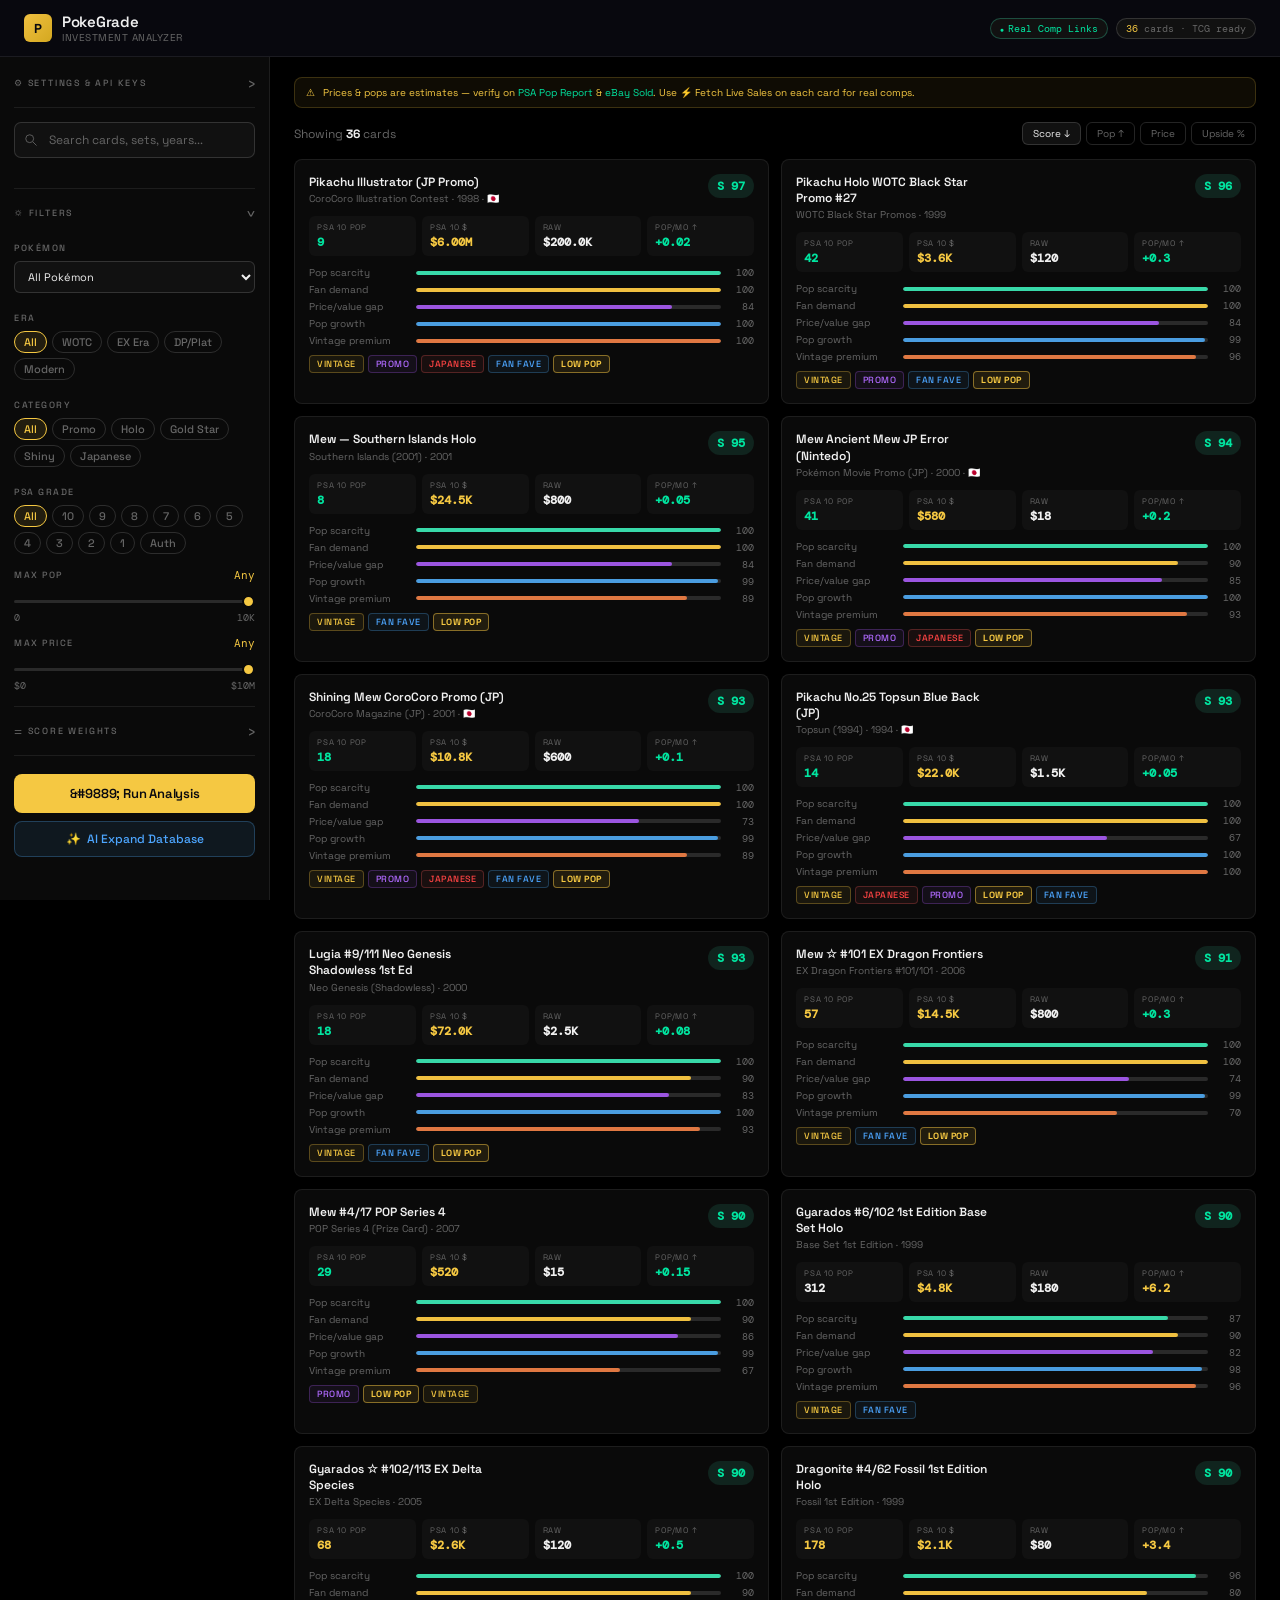
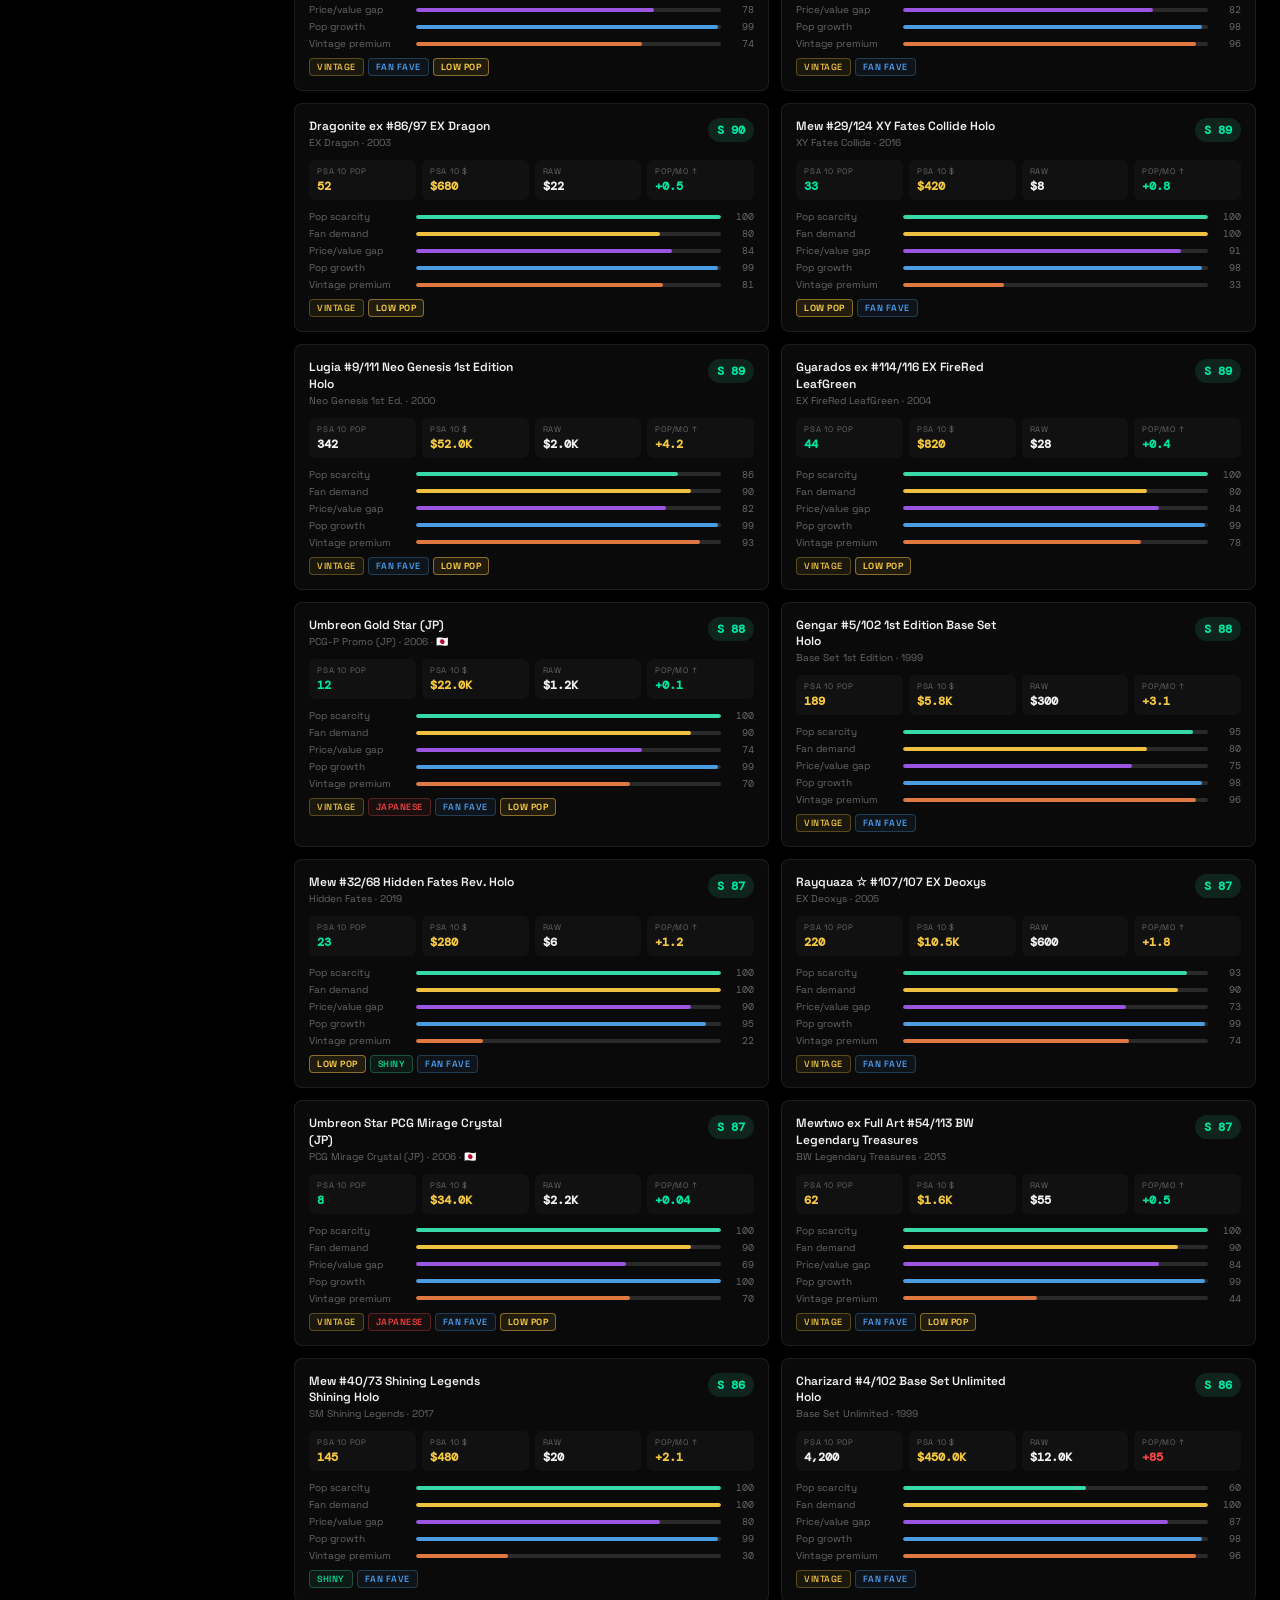
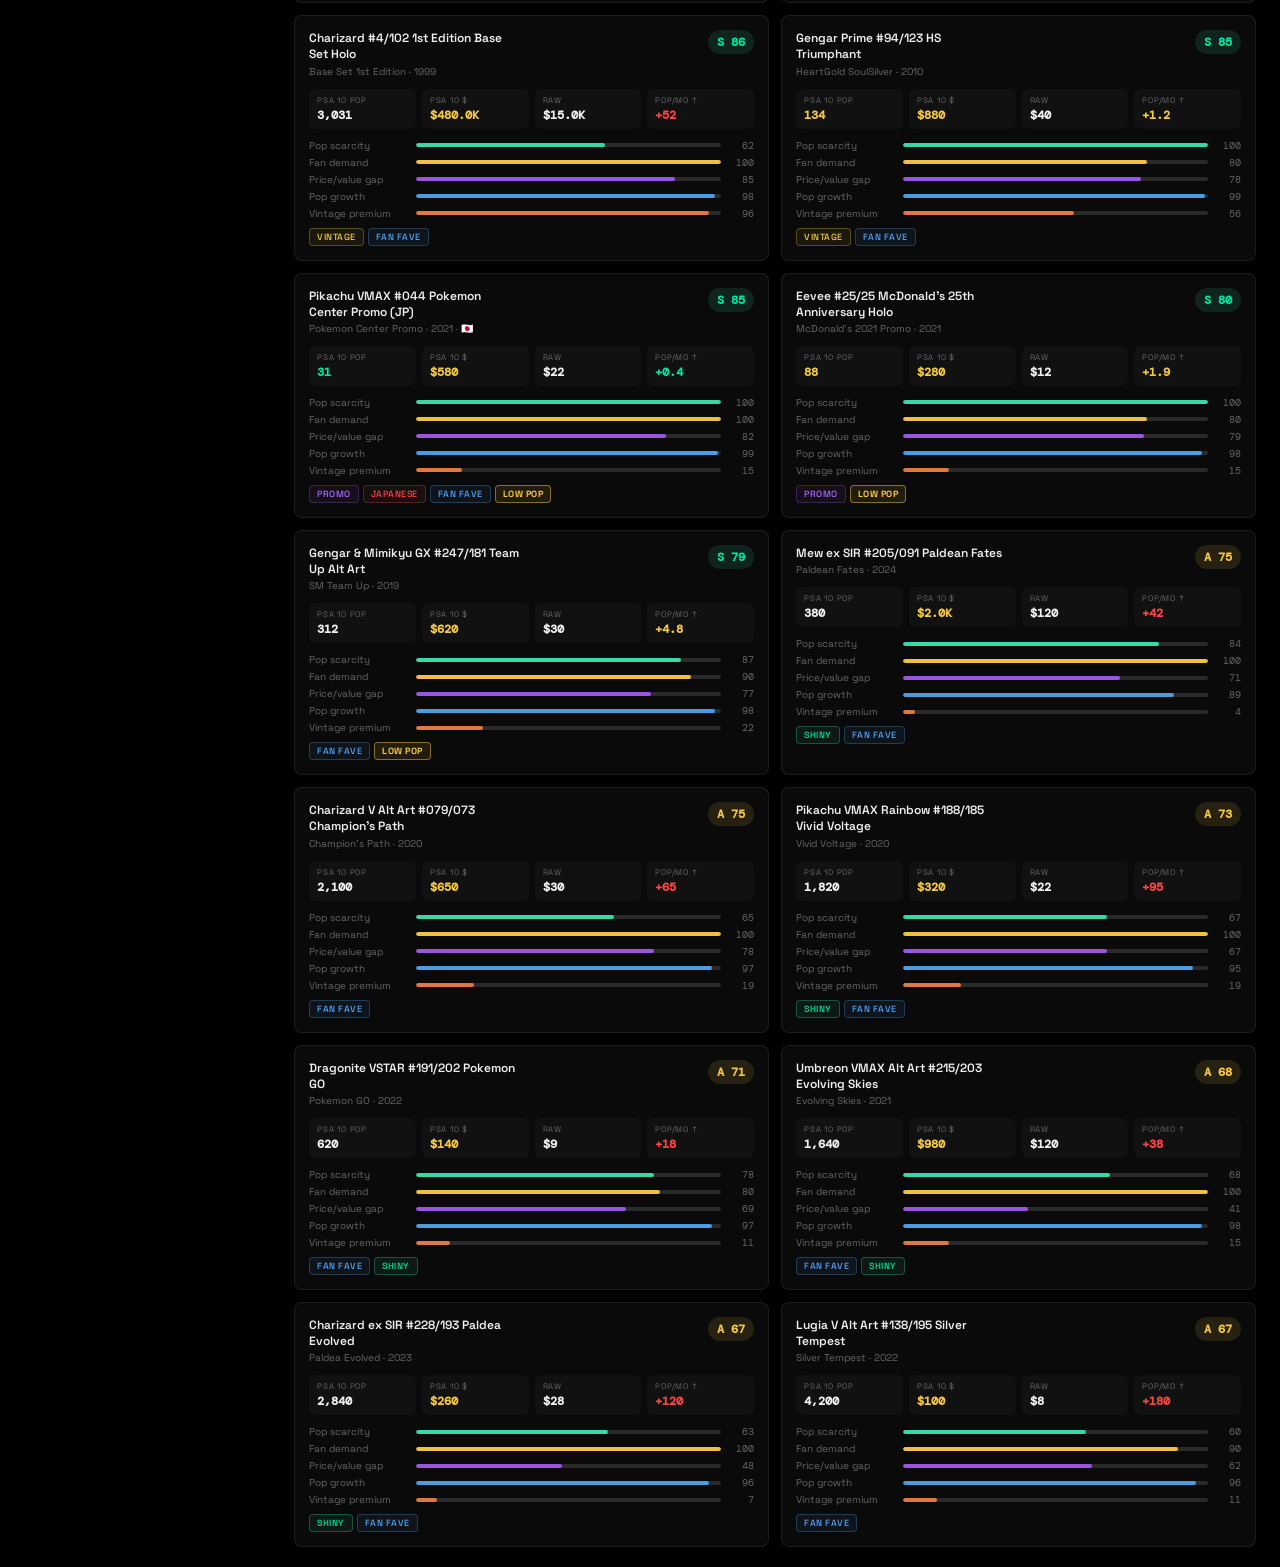
<file: index (3).html>
<!DOCTYPE html>
<html lang="en">
<head>
<meta charset="UTF-8">
<meta name="viewport" content="width=device-width, initial-scale=1.0">
<title>PokeGrade — Card Investment Analyzer</title>
<link href="https://fonts.googleapis.com/css2?family=Space+Grotesk:wght@300;400;500;600;700&family=DM+Mono:wght@400;500&display=swap" rel="stylesheet">
<style>

:root {
  --bg:#000000; --bg2:#0a0a0a; --bg3:#111111; --bg4:#1a1a1a;
  --border:rgba(255,255,255,0.08); --border2:rgba(255,255,255,0.14);
  --text:#f0f0f0; --muted:#666666; --dim:#2a2a2a;
  --gold:#f5c842; --gold2:#d4a820;
  --mint:#00e5a0; --red:#ff4444; --blue:#4da6ff; --purple:#b06aff;
}
*{margin:0;padding:0;box-sizing:border-box;}
html{background:var(--bg);color:var(--text);font-family:'Space Grotesk',sans-serif;}
body{min-height:100vh;}

/* ── Header ── */
header{border-bottom:1px solid var(--border);padding:14px 28px;display:flex;align-items:center;justify-content:space-between;background:rgba(9,9,15,0.95);position:sticky;top:0;z-index:100;backdrop-filter:blur(16px);}
.logo{display:flex;align-items:center;gap:10px;}
.logo-mark{width:30px;height:30px;border-radius:7px;background:linear-gradient(135deg,#f0c040,#d4a820);display:flex;align-items:center;justify-content:center;font-size:14px;font-weight:700;color:#09090f;}
.logo-text{font-size:16px;font-weight:600;letter-spacing:-0.3px;}
.logo-sub{font-size:10px;color:var(--muted);letter-spacing:0.5px;text-transform:uppercase;}
.hdr-right{display:flex;gap:8px;align-items:center;}
.hbadge{font-size:10px;font-family:'DM Mono',monospace;background:var(--bg3);border:1px solid var(--border2);padding:3px 9px;border-radius:20px;color:var(--muted);}
.hbadge.on{color:var(--mint);border-color:rgba(56,217,169,0.3);}
.hbadge.on::before{content:'● ';font-size:7px;}
#dbCount{color:var(--gold);}

/* ── Layout ── */
.app{display:grid;grid-template-columns:270px 1fr;min-height:calc(100vh - 57px);}
.sidebar{border-right:1px solid var(--border);padding:20px 16px;background:var(--bg2);overflow-y:auto;max-height:calc(100vh - 57px);position:sticky;top:57px;}
.main{padding:24px 28px;overflow-y:auto;}

/* ── Sidebar elements ── */
.slabel{font-size:9px;letter-spacing:1.8px;text-transform:uppercase;color:var(--muted);font-weight:500;margin-bottom:8px;display:block;}
.sgroup{margin-bottom:18px;}

/* API key */
.key-wrap{position:relative;}
.key-input{width:100%;padding:8px 32px 8px 10px;background:var(--bg3);border:1px solid var(--border2);border-radius:7px;color:var(--text);font-family:'DM Mono',monospace;font-size:11px;outline:none;transition:border-color 0.2s;}
.key-input:focus{border-color:rgba(56,217,169,0.4);}
.key-check{position:absolute;right:9px;top:50%;transform:translateY(-50%);font-size:12px;color:var(--mint);}
.key-hint{font-size:10px;color:var(--muted);margin-top:5px;line-height:1.5;}
.key-hint a{color:var(--mint);text-decoration:none;}

/* Search */
.search-wrap{position:relative;margin-bottom:16px;}
.search-wrap svg{position:absolute;left:10px;top:50%;transform:translateY(-50%);opacity:0.35;}
.search-input{width:100%;padding:9px 10px 9px 34px;background:var(--bg3);border:1px solid var(--border2);border-radius:7px;color:var(--text);font-family:inherit;font-size:12px;outline:none;transition:border-color 0.2s;}
.search-input:focus{border-color:rgba(240,192,64,0.35);}
.search-input::placeholder{color:var(--muted);}

/* Range sliders */
.range-row{margin-bottom:4px;}
.range-top{display:flex;justify-content:space-between;margin-bottom:4px;}
.range-lbl{font-size:11px;color:var(--muted);}
.range-val{font-size:11px;font-family:'DM Mono',monospace;color:var(--gold);}
input[type=range]{-webkit-appearance:none;width:100%;height:3px;background:var(--dim);border-radius:2px;outline:none;cursor:pointer;}
input[type=range]::-webkit-slider-thumb{-webkit-appearance:none;width:13px;height:13px;border-radius:50%;background:var(--gold);cursor:pointer;border:2px solid var(--bg2);}
.range-ends{display:flex;justify-content:space-between;font-size:10px;font-family:'DM Mono',monospace;color:var(--muted);margin-top:3px;}

/* Chips */
.chip-row{display:flex;flex-wrap:wrap;gap:5px;margin-top:4px;}
.chip{padding:4px 10px;border-radius:20px;font-size:11px;font-weight:500;cursor:pointer;border:1px solid var(--border2);background:transparent;color:var(--muted);transition:all 0.15s;user-select:none;}
.chip:hover{border-color:var(--gold);color:var(--gold);}
.chip.active{background:rgba(240,192,64,0.1);border-color:var(--gold);color:var(--gold);}

/* Weight sliders */
.wrow{display:flex;align-items:center;gap:8px;margin-bottom:7px;}
.wname{font-size:11px;color:var(--text);width:100px;flex-shrink:0;}
.wval{font-size:10px;font-family:'DM Mono',monospace;color:var(--muted);width:16px;text-align:right;}

/* Run + expand buttons */
.run-btn{width:100%;padding:11px;border-radius:8px;font-size:13px;font-weight:600;background:var(--gold);color:#09090f;border:none;cursor:pointer;font-family:inherit;margin-top:4px;letter-spacing:-0.2px;transition:background 0.15s,transform 0.1s;}
.run-btn:hover{background:var(--gold2);}
.run-btn:active{transform:scale(0.98);}
.run-btn:disabled{opacity:0.5;cursor:not-allowed;}

/* AI Expand button */
.expand-btn{width:100%;padding:9px;border-radius:8px;font-size:12px;font-weight:500;background:rgba(74,157,224,0.1);color:var(--blue);border:1px solid rgba(74,157,224,0.3);cursor:pointer;font-family:inherit;margin-top:8px;transition:all 0.2s;display:flex;align-items:center;justify-content:center;gap:6px;}
.expand-btn:hover{background:rgba(74,157,224,0.18);}
.expand-btn:disabled{opacity:0.45;cursor:not-allowed;}
.expand-progress{font-size:10px;font-family:'DM Mono',monospace;color:var(--muted);text-align:center;margin-top:6px;min-height:14px;}

/* Algo box */
.algo-box{margin-top:16px;padding:13px;background:var(--bg3);border-radius:8px;border:1px solid var(--border);}
.algo-box h4{font-size:10px;color:var(--gold);letter-spacing:0.5px;margin-bottom:7px;}
.algo-formula{font-family:'DM Mono',monospace;font-size:10px;color:var(--mint);padding:7px 9px;background:var(--bg2);border-radius:5px;line-height:1.9;}

/* ── Main area ── */
.notice{background:rgba(240,192,64,0.06);border:1px solid rgba(240,192,64,0.2);border-radius:8px;padding:9px 13px;margin-bottom:18px;font-size:11px;color:var(--gold);display:flex;align-items:center;gap:8px;line-height:1.5;}
.notice a{color:var(--mint);text-decoration:none;}

.toolbar{display:flex;align-items:center;justify-content:space-between;margin-bottom:18px;flex-wrap:wrap;gap:10px;}
.result-info{font-size:12px;color:var(--muted);}
.result-info strong{color:var(--text);}
.sort-row{display:flex;gap:5px;}
.sort-btn{font-size:11px;padding:5px 11px;border-radius:6px;cursor:pointer;border:1px solid var(--border2);background:transparent;color:var(--muted);font-family:inherit;transition:all 0.15s;}
.sort-btn.active{background:var(--bg3);color:var(--text);border-color:var(--border2);}

/* ── Card grid ── */
.cards-grid{display:grid;grid-template-columns:repeat(auto-fill,minmax(330px,1fr));gap:12px;}

/* ── Card ── */
.card{background:var(--bg2);border:1px solid var(--border);border-radius:10px;padding:16px;cursor:pointer;transition:border-color 0.2s,box-shadow 0.2s;position:relative;overflow:hidden;}
.card::before{content:'';position:absolute;top:0;left:0;right:0;height:2px;background:linear-gradient(90deg,transparent,var(--score-color,var(--gold)),transparent);opacity:0;transition:opacity 0.2s;}
.card:hover{border-color:var(--border2);box-shadow:0 4px 20px rgba(0,0,0,0.3);}
.card:hover::before,.card.open::before{opacity:1;}
.card.open{border-color:rgba(240,192,64,0.25);}

.card-top{display:flex;justify-content:space-between;align-items:flex-start;margin-bottom:11px;}
.card-name{font-size:13px;font-weight:600;line-height:1.35;max-width:210px;}
.card-set{font-size:10px;color:var(--muted);margin-top:2px;}
.score-pill{padding:4px 9px;border-radius:20px;font-size:12px;font-weight:700;font-family:'DM Mono',monospace;flex-shrink:0;}
.score-s{background:rgba(56,217,169,0.12);color:var(--mint);}
.score-a{background:rgba(240,192,64,0.12);color:var(--gold);}
.score-b{background:rgba(74,157,224,0.12);color:var(--blue);}
.score-c{background:rgba(98,98,122,0.12);color:var(--muted);}

/* Metrics row — tighter */
.metrics{display:grid;grid-template-columns:repeat(4,1fr);gap:6px;margin-bottom:10px;}
.metric{background:var(--bg3);border-radius:6px;padding:7px 8px;}
.metric-lbl{font-size:9px;color:var(--muted);text-transform:uppercase;letter-spacing:0.8px;margin-bottom:2px;}
.metric-val{font-size:13px;font-weight:600;font-family:'DM Mono',monospace;}
.v-green{color:var(--mint);} .v-gold{color:var(--gold);} .v-red{color:var(--red);} .v-blue{color:var(--blue);}

/* Score bars */
.bars{margin-bottom:8px;}
.brow{display:flex;align-items:center;gap:7px;margin-bottom:4px;}
.bname{font-size:10px;color:var(--muted);width:100px;flex-shrink:0;}
.btrack{flex:1;height:4px;background:var(--dim);border-radius:2px;overflow:hidden;}
.bfill{height:100%;border-radius:2px;transition:width 0.6s cubic-bezier(.2,.8,.2,1);}
.bscore{font-size:10px;font-family:'DM Mono',monospace;color:var(--muted);width:26px;text-align:right;}

/* Tags */
.tags{display:flex;flex-wrap:wrap;gap:4px;margin-top:8px;}
.tag{font-size:9px;padding:2px 7px;border-radius:4px;font-weight:500;border:1px solid;text-transform:uppercase;letter-spacing:0.5px;}
.tag-vintage{border-color:rgba(240,192,64,0.3);color:var(--gold);background:rgba(240,192,64,0.07);}
.tag-promo{border-color:rgba(155,85,224,0.3);color:var(--purple);background:rgba(155,85,224,0.07);}
.tag-japanese{border-color:rgba(224,85,85,0.3);color:var(--red);background:rgba(224,85,85,0.07);}
.tag-shiny{border-color:rgba(56,217,169,0.3);color:var(--mint);background:rgba(56,217,169,0.07);}
.tag-fan-fave{border-color:rgba(74,157,224,0.3);color:var(--blue);background:rgba(74,157,224,0.07);}
.tag-low-pop{border-color:rgba(240,192,64,0.5);color:var(--gold);background:rgba(240,192,64,0.1);font-weight:700;}
.tag-ai{border-color:rgba(56,217,169,0.25);color:var(--mint);background:rgba(56,217,169,0.06);}

/* Expand panel */
.detail{display:none;margin-top:12px;padding-top:12px;border-top:1px solid var(--border);}
.detail.open{display:block;}

.dgrid{display:grid;grid-template-columns:1fr 1fr;gap:7px;margin-bottom:10px;}
.ditem .dk{font-size:10px;color:var(--muted);margin-bottom:2px;}
.ditem .dv{font-size:11px;font-family:'DM Mono',monospace;color:var(--text);}
.rationale{font-size:11px;color:var(--muted);line-height:1.6;padding:9px 11px;background:var(--bg3);border-radius:6px;border-left:2px solid var(--gold);}

/* Sparkline */
.spark-wrap{margin-top:12px;padding-top:12px;border-top:1px solid var(--border);}
.spark-hdr{display:flex;align-items:center;justify-content:space-between;margin-bottom:7px;}
.spark-title{font-size:9px;letter-spacing:1.5px;text-transform:uppercase;color:var(--muted);font-weight:500;}
.spark-btns{display:flex;gap:3px;}
.spark-btn{font-size:10px;padding:2px 7px;border-radius:4px;cursor:pointer;border:1px solid var(--border);background:transparent;color:var(--muted);font-family:inherit;transition:all 0.15s;}
.spark-btn.active{background:var(--bg4);color:var(--text);border-color:var(--border2);}
canvas.spark{width:100%;height:68px;display:block;}
.spark-foot{display:flex;justify-content:space-between;margin-top:5px;}
.spark-stat{font-size:10px;font-family:'DM Mono',monospace;}
.spark-stat .sk{font-size:9px;color:var(--muted);text-transform:uppercase;letter-spacing:0.8px;display:block;margin-bottom:1px;}

/* Sales panel */
.sales-wrap{margin-top:12px;padding-top:12px;border-top:1px solid var(--border);}
.sales-hdr{display:flex;align-items:center;justify-content:space-between;margin-bottom:9px;}
.sales-title{font-size:9px;letter-spacing:1.5px;text-transform:uppercase;color:var(--muted);font-weight:500;}
.fetch-btn{display:flex;align-items:center;gap:5px;padding:5px 11px;border-radius:6px;font-size:10px;font-weight:600;background:rgba(74,157,224,0.1);border:1px solid rgba(74,157,224,0.3);color:var(--blue);cursor:pointer;font-family:inherit;transition:all 0.2s;}
.fetch-btn:hover{background:rgba(74,157,224,0.2);}
.fetch-btn:disabled{opacity:0.4;cursor:not-allowed;}
.mini-spin{width:9px;height:9px;border:1.5px solid rgba(74,157,224,0.3);border-top-color:var(--blue);border-radius:50%;animation:spin 0.7s linear infinite;display:none;}
@keyframes spin{to{transform:rotate(360deg);}}
.sale-row{display:grid;grid-template-columns:88px 1fr 80px;align-items:center;gap:6px;padding:5px 8px;border-radius:5px;background:var(--bg3);font-size:10px;margin-bottom:3px;}
.sale-date{font-family:'DM Mono',monospace;color:var(--muted);}
.sale-plat{color:var(--muted);}
.sale-price{font-family:'DM Mono',monospace;font-weight:600;color:var(--mint);text-align:right;}
.trend-row{display:flex;align-items:center;justify-content:space-between;margin-top:7px;padding:7px 9px;border-radius:6px;background:var(--bg);border:1px solid var(--border);font-size:10px;}
.trlbl{color:var(--muted);}
.trbadge{display:inline-flex;align-items:center;gap:3px;padding:2px 7px;border-radius:4px;font-size:9px;font-weight:600;font-family:'DM Mono',monospace;}
.trbadge-up{background:rgba(56,217,169,0.1);color:var(--mint);border:1px solid rgba(56,217,169,0.22);}
.trbadge-dn{background:rgba(224,85,85,0.1);color:var(--red);border:1px solid rgba(224,85,85,0.22);}
.trbadge-fl{background:rgba(240,192,64,0.1);color:var(--gold);border:1px solid rgba(240,192,64,0.22);}
.trval{font-family:'DM Mono',monospace;font-weight:600;}
.sales-err{font-size:10px;color:var(--red);padding:7px 9px;background:rgba(224,85,85,0.07);border-radius:5px;border:1px solid rgba(224,85,85,0.2);line-height:1.5;}
.sales-ph{font-size:10px;color:var(--muted);padding:4px 0;}

/* Skeleton / loading */
@keyframes pulse{0%,100%{opacity:0.3}50%{opacity:0.7}}
.skeleton-card{background:var(--bg2);border:1px solid var(--border);border-radius:10px;padding:16px;animation:pulse 1.5s ease-in-out infinite;}
.skel{background:var(--bg3);border-radius:4px;margin-bottom:7px;}

/* Empty */
.empty{text-align:center;padding:60px 20px;color:var(--muted);}
.empty h3{font-size:17px;margin-bottom:7px;color:var(--text);}

@media(max-width:860px){
  .app{grid-template-columns:1fr;}
  .sidebar{max-height:none;position:static;border-right:none;border-bottom:1px solid var(--border);}
  .metrics{grid-template-columns:repeat(2,1fr);}
  .cards-grid{grid-template-columns:1fr;}
}

  /* Comp links */
  .comp-link{display:flex;align-items:center;gap:8px;padding:7px 10px;border-radius:6px;background:var(--bg3);border:1px solid var(--border);text-decoration:none;color:var(--text);font-size:11px;transition:border-color 0.15s,background 0.15s;}
  .comp-link:hover{border-color:var(--border2);background:var(--bg4);}
  .comp-link span:nth-child(2){flex:1;}
  .comp-dot{width:7px;height:7px;border-radius:50%;flex-shrink:0;}
  .comp-arrow{color:var(--muted);font-size:12px;}


.psa-confirmed{animation:fadeUp 0.3s ease both;}


  /* Collapsible sections */
  .collapsible-hdr{display:flex;align-items:center;justify-content:space-between;cursor:pointer;padding:2px 0;user-select:none;}
  .collapsible-hdr:hover .slabel{color:var(--text);}
  .collapse-arrow{color:var(--muted);font-size:1rem;transition:transform 0.2s;transform:rotate(0deg);line-height:1;}
  .collapse-arrow.open{transform:rotate(90deg);}
  .collapsible-body{display:none;overflow:hidden;}
  .collapsible-body.open{display:block;}
  .mini-label{font-size:9px;letter-spacing:1.5px;text-transform:uppercase;color:var(--muted);font-weight:500;}
  .badge-tag{font-size:8px;padding:1px 5px;border-radius:3px;background:var(--bg4);color:var(--muted);margin-left:4px;letter-spacing:0.5px;vertical-align:middle;}

  /* Cleaner header */
  header{padding:12px 24px;}
  .logo-mark{width:28px;height:28px;border-radius:6px;font-size:13px;}
  .logo-text{font-size:15px;}

  /* Cleaner sidebar */
  .sidebar{padding:16px 14px;}
  .sgroup{margin-bottom:14px;padding-bottom:14px;border-bottom:1px solid var(--border);}
  .sgroup:last-child{border-bottom:none;}

  /* Tighter chips */
  .chip{padding:3px 9px;font-size:11px;}

  /* Range top inline */
  .range-top{display:flex;justify-content:space-between;align-items:center;margin-bottom:5px;}

  /* Cleaner cards */
  .card{border-radius:8px;padding:14px;}
  .card-name{font-size:12px;}
  .card-set{font-size:10px;}
  .metric{padding:6px 8px;}
  .metric-lbl{font-size:8px;}
  .metric-val{font-size:12px;}

  /* Cleaner main */
  .main{padding:20px 24px;}
  .notice{font-size:10px;padding:7px 11px;margin-bottom:14px;}

  /* Better toolbar */
  .toolbar{margin-bottom:14px;}
  .sort-btn{font-size:10px;padding:4px 10px;}

</style>
</head>
<body>

<header>
  <div class="logo">
    <div class="logo-mark">P</div>
    <div>
      <div class="logo-text">PokeGrade</div>
      <div class="logo-sub">Investment Analyzer</div>
    </div>
  </div>
  <div class="hdr-right">
    <div class="hbadge on">Real Comp Links</div>
    <div class="hbadge"><span id="dbCount">36</span> cards · <span id="tcgStatus" style="color:var(--muted)">TCG ready</span></div>
  </div>
</header>

<div class="app">
  <aside class="sidebar">

    <!-- ⚙ Settings (collapsed by default) -->
    <div class="sgroup">
      <div class="collapsible-hdr" onclick="toggleSection('settingsBody','settingsArrow')">
        <span class="slabel" style="margin-bottom:0">&#9881; Settings &amp; API Keys</span>
        <span class="collapse-arrow" id="settingsArrow">&#8250;</span>
      </div>
      <div class="collapsible-body" id="settingsBody">
        <div style="margin-top:12px">
          <div class="mini-label">Anthropic Key <span class="badge-tag">AI Expand</span></div>
          <div class="key-wrap">
            <input class="key-input" type="password" id="apiKey" placeholder="sk-ant-..." oninput="saveKey(this.value)">
            <span class="key-check" id="keyCheck"></span>
          </div>
        </div>
        <div style="margin-top:10px">
          <div class="mini-label">eBay App ID <span class="badge-tag">Live Comps</span></div>
          <div class="key-wrap">
            <input class="key-input" type="text" id="ebayAppId" placeholder="YourApp-XXXX-XXXX-XXXX" oninput="saveEbayKey(this.value)" style="font-size:10px;">
            <span class="key-check" id="ebayKeyCheck"></span>
          </div>
        </div>
        <div style="margin-top:10px">
          <div class="mini-label">PSA Token <span class="badge-tag">Pop Counts</span></div>
          <div class="key-wrap">
            <input class="key-input" type="password" id="psaToken" placeholder="PSA access token..." oninput="savePsaToken(this.value)" style="font-size:10px;">
            <span class="key-check" id="psaTokenCheck"></span>
          </div>
          <div class="key-hint" style="margin-top:6px"><a href="https://console.anthropic.com" target="_blank">console.anthropic.com</a> &nbsp;·&nbsp; <a href="https://developer.ebay.com/my/keys" target="_blank">developer.ebay.com</a></div>
        </div>
      </div>
    </div>

    <!-- Search -->
    <div class="sgroup">
      <div class="search-wrap">
        <svg width="14" height="14" viewBox="0 0 16 16" fill="none" stroke="white"><circle cx="6.5" cy="6.5" r="4.5"/><path d="M10.5 10.5L14 14" stroke-linecap="round"/></svg>
        <input class="search-input" type="text" id="cardSearch" placeholder="Search cards, sets, years..." oninput="if(analysisRun)renderCards()">
      </div>
    </div>

    <!-- Filters -->
    <div class="sgroup">
      <div class="collapsible-hdr" onclick="toggleSection('filtersBody','filtersArrow')">
        <span class="slabel" style="margin-bottom:0">&#9965; Filters</span>
        <span class="collapse-arrow open" id="filtersArrow">&#8250;</span>
      </div>
      <div class="collapsible-body open" id="filtersBody">
        <div style="margin-top:12px">
          <span class="mini-label">Pokémon</span>
          <div style="display:flex;gap:6px;margin-top:5px;align-items:center;">
            <select id="pokemonSelect" onchange="onPokemonSelect(this.value)"  style="flex:1;background:var(--bg3);border:1px solid var(--border2);color:var(--text);font-family:inherit;font-size:11px;padding:7px 9px;border-radius:6px;outline:none;cursor:pointer;">
              <option value="all">All Pokémon</option>
              <optgroup label="⭐ Fan Favorites">
                <option value="pikachu">Pikachu</option>
                <option value="charizard">Charizard</option>
                <option value="mew">Mew</option>
                <option value="mewtwo">Mewtwo</option>
                <option value="lugia">Lugia</option>
                <option value="umbreon">Umbreon</option>
                <option value="gengar">Gengar</option>
                <option value="eevee">Eevee</option>
                <option value="rayquaza">Rayquaza</option>
                <option value="gyarados">Gyarados</option>
                <option value="dragonite">Dragonite</option>
                <option value="blaziken">Blaziken</option>
                <option value="garchomp">Garchomp</option>
                <option value="lucario">Lucario</option>
                <option value="gardevoir">Gardevoir</option>
                <option value="sylveon">Sylveon</option>
              </optgroup>
              <optgroup label="── Gen 1 (Kanto)">
                <option value="bulbasaur">Bulbasaur</option>
                <option value="charmander">Charmander</option>
                <option value="squirtle">Squirtle</option>
                <option value="blastoise">Blastoise</option>
                <option value="venusaur">Venusaur</option>
                <option value="alakazam">Alakazam</option>
                <option value="machamp">Machamp</option>
                <option value="golem">Golem</option>
                <option value="nidoking">Nidoking</option>
                <option value="clefable">Clefable</option>
                <option value="jolteon">Jolteon</option>
                <option value="flareon">Flareon</option>
                <option value="vaporeon">Vaporeon</option>
                <option value="snorlax">Snorlax</option>
                <option value="articuno">Articuno</option>
                <option value="zapdos">Zapdos</option>
                <option value="moltres">Moltres</option>
              </optgroup>
              <optgroup label="── Gen 2 (Johto)">
                <option value="ho-oh">Ho-Oh</option>
                <option value="celebi">Celebi</option>
                <option value="espeon">Espeon</option>
                <option value="tyranitar">Tyranitar</option>
                <option value="suicune">Suicune</option>
                <option value="entei">Entei</option>
                <option value="raikou">Raikou</option>
                <option value="ampharos">Ampharos</option>
              </optgroup>
              <optgroup label="── Gen 3 (Hoenn)">
                <option value="kyogre">Kyogre</option>
                <option value="groudon">Groudon</option>
                <option value="deoxys">Deoxys</option>
                <option value="latias">Latias</option>
                <option value="latios">Latios</option>
                <option value="absol">Absol</option>
                <option value="flygon">Flygon</option>
                <option value="salamence">Salamence</option>
                <option value="metagross">Metagross</option>
              </optgroup>
              <optgroup label="── Gen 4 (Sinnoh)">
                <option value="dialga">Dialga</option>
                <option value="palkia">Palkia</option>
                <option value="giratina">Giratina</option>
                <option value="leafeon">Leafeon</option>
                <option value="glaceon">Glaceon</option>
                <option value="togekiss">Togekiss</option>
                <option value="rotom">Rotom</option>
              </optgroup>
              <optgroup label="── Gen 5 (Unova)">
                <option value="reshiram">Reshiram</option>
                <option value="zekrom">Zekrom</option>
                <option value="kyurem">Kyurem</option>
                <option value="zoroark">Zoroark</option>
                <option value="chandelure">Chandelure</option>
              </optgroup>
              <optgroup label="── Gen 6 (Kalos)">
                <option value="xerneas">Xerneas</option>
                <option value="yveltal">Yveltal</option>
                <option value="zygarde">Zygarde</option>
                <option value="greninja">Greninja</option>
              </optgroup>
              <optgroup label="── Gen 7 (Alola)">
                <option value="solgaleo">Solgaleo</option>
                <option value="lunala">Lunala</option>
                <option value="necrozma">Necrozma</option>
                <option value="mimikyu">Mimikyu</option>
              </optgroup>
              <optgroup label="── Gen 8 (Galar)">
                <option value="zacian">Zacian</option>
                <option value="zamazenta">Zamazenta</option>
                <option value="eternatus">Eternatus</option>
                <option value="urshifu">Urshifu</option>
              </optgroup>
              <optgroup label="── Gen 9 (Paldea)">
                <option value="koraidon">Koraidon</option>
                <option value="miraidon">Miraidon</option>
                <option value="iron-valiant">Iron Valiant</option>
                <option value="roaring-moon">Roaring Moon</option>
              </optgroup>
            </select>
          </div>
          <div id="pokemonChips" style="display:none"></div>
        </div>
        <div style="margin-top:12px">
          <span class="mini-label">Era</span>
          <div class="chip-row" id="eraChips" style="margin-top:5px">
            <div class="chip active" onclick="toggleChip(this,'era')" data-val="all">All</div>
            <div class="chip" onclick="toggleChip(this,'era')" data-val="wotc">WOTC</div>
            <div class="chip" onclick="toggleChip(this,'era')" data-val="ex">EX Era</div>
            <div class="chip" onclick="toggleChip(this,'era')" data-val="dp">DP/Plat</div>
            <div class="chip" onclick="toggleChip(this,'era')" data-val="modern">Modern</div>
          </div>
        </div>
        <div style="margin-top:12px">
          <span class="mini-label">Category</span>
          <div class="chip-row" id="catChips" style="margin-top:5px">
            <div class="chip active" onclick="toggleChip(this,'cat')" data-val="all">All</div>
            <div class="chip" onclick="toggleChip(this,'cat')" data-val="promo">Promo</div>
            <div class="chip" onclick="toggleChip(this,'cat')" data-val="holo">Holo</div>
            <div class="chip" onclick="toggleChip(this,'cat')" data-val="gold-star">Gold Star</div>
            <div class="chip" onclick="toggleChip(this,'cat')" data-val="shiny">Shiny</div>
            <div class="chip" onclick="toggleChip(this,'cat')" data-val="japanese">Japanese</div>
          </div>
        </div>
        <div style="margin-top:12px">
          <span class="mini-label">PSA Grade</span>
          <div class="chip-row" id="gradeChips" style="margin-top:5px">
            <div class="chip active" onclick="toggleChip(this,'grade')" data-val="all">All</div>
            <div class="chip" onclick="toggleChip(this,'grade')" data-val="10">10</div>
            <div class="chip" onclick="toggleChip(this,'grade')" data-val="9">9</div>
            <div class="chip" onclick="toggleChip(this,'grade')" data-val="8">8</div>
            <div class="chip" onclick="toggleChip(this,'grade')" data-val="7">7</div>
            <div class="chip" onclick="toggleChip(this,'grade')" data-val="6">6</div>
            <div class="chip" onclick="toggleChip(this,'grade')" data-val="5">5</div>
            <div class="chip" onclick="toggleChip(this,'grade')" data-val="4">4</div>
            <div class="chip" onclick="toggleChip(this,'grade')" data-val="3">3</div>
            <div class="chip" onclick="toggleChip(this,'grade')" data-val="2">2</div>
            <div class="chip" onclick="toggleChip(this,'grade')" data-val="1">1</div>
            <div class="chip" onclick="toggleChip(this,'grade')" data-val="auth">Auth</div>
          </div>
        </div>
        <div style="margin-top:14px">
          <div class="range-top"><span class="mini-label">Max Pop</span><span class="range-val" id="popVal">Any</span></div>
          <input type="range" id="popRange" min="0" max="10000" value="10000" step="100" oninput="document.getElementById('popVal').textContent=parseInt(this.value)>=10000?'Any':'≤ '+parseInt(this.value).toLocaleString();if(analysisRun)renderCards()">
          <div class="range-ends"><span>0</span><span>10K</span></div>
        </div>
        <div style="margin-top:12px">
          <div class="range-top"><span class="mini-label">Max Price</span><span class="range-val" id="priceVal">Any</span></div>
          <input type="range" id="priceRange" min="0" max="100" value="100" step="1" oninput="onPriceSlide(this.value)">
          <div class="range-ends"><span>$0</span><span>$10M</span></div>
        </div>
      </div>
    </div>

    <!-- Score Weights -->
    <div class="sgroup">
      <div class="collapsible-hdr" onclick="toggleSection('weightsBody','weightsArrow')">
        <span class="slabel" style="margin-bottom:0">&#9868; Score Weights</span>
        <span class="collapse-arrow" id="weightsArrow">&#8250;</span>
      </div>
      <div class="collapsible-body" id="weightsBody">
        <div style="margin-top:12px" id="weightSliders">
          <div class="wrow"><span class="wname">Pop Scarcity</span><input type="range" min="0" max="10" value="8" class="weight-input" data-key="popScarcity" style="flex:1;height:3px" oninput="updateWeights()"><span class="wval" id="w-popScarcity">8</span></div>
          <div class="wrow"><span class="wname">Fan Demand</span><input type="range" min="0" max="10" value="7" class="weight-input" data-key="fanDemand" style="flex:1;height:3px" oninput="updateWeights()"><span class="wval" id="w-fanDemand">7</span></div>
          <div class="wrow"><span class="wname">Price / Value</span><input type="range" min="0" max="10" value="6" class="weight-input" data-key="priceValue" style="flex:1;height:3px" oninput="updateWeights()"><span class="wval" id="w-priceValue">6</span></div>
          <div class="wrow"><span class="wname">Pop Growth</span><input type="range" min="0" max="10" value="5" class="weight-input" data-key="popGrowth" style="flex:1;height:3px" oninput="updateWeights()"><span class="wval" id="w-popGrowth">5</span></div>
          <div class="wrow"><span class="wname">Vintage Age</span><input type="range" min="0" max="10" value="4" class="weight-input" data-key="vintage" style="flex:1;height:3px" oninput="updateWeights()"><span class="wval" id="w-vintage">4</span></div>
        </div>
      </div>
    </div>

    <button class="run-btn" id="runBtn" onclick="runAnalysis()">&#9889; Run Analysis</button>
    <button class="expand-btn" id="expandBtn" onclick="expandDatabase()">
      <span>&#10024;</span><span id="expandBtnTxt">AI Expand Database</span>
    </button>
    <div class="expand-progress" id="expandProgress"></div>

  </aside>

  <main class="main">

    <div class="notice">
      <span>&#9888;</span>
      <span>Prices &amp; pops are estimates — verify on <a href="https://www.psacard.com/pop" target="_blank">PSA Pop Report</a> &amp; <a href="https://www.ebay.com/sh/research" target="_blank">eBay Sold</a>. Use &#9889; Fetch Live Sales on each card for real comps.</span>
    </div>
    <div id="tcgLoadBar" style="display:none;background:var(--bg2);border:1px solid var(--border);border-radius:8px;padding:14px 16px;margin-bottom:16px;">
      <div style="display:flex;align-items:center;justify-content:space-between;margin-bottom:8px;">
        <span style="font-size:11px;color:var(--text);font-weight:600;" id="tcgLoadMsg">Loading cards...</span>
        <span style="font-size:10px;font-family:'DM Mono',monospace;color:var(--muted);" id="tcgLoadCount"></span>
      </div>
      <div style="height:3px;background:var(--dim);border-radius:2px;overflow:hidden;">
        <div id="tcgLoadProgress" style="height:100%;background:var(--gold);border-radius:2px;width:0%;transition:width 0.3s;"></div>
      </div>
    </div>

    <div class="toolbar">
      <div class="result-info">Showing <strong id="countDisplay">—</strong> cards</div>
      <div class="sort-row">
        <button class="sort-btn active" onclick="setSort('score',this)">Score &#8595;</button>
        <button class="sort-btn" onclick="setSort('pop',this)">Pop &#8593;</button>
        <button class="sort-btn" onclick="setSort('price',this)">Price</button>
        <button class="sort-btn" onclick="setSort('upside',this)">Upside %</button>
      </div>
    </div>

    <div class="cards-grid" id="cardsGrid"></div>

  </main>
</div>

<script>
// ─── Data ─────────────────────────────────────────────────────────────────────
const CARDS = [
  {
    id:1, name:"Mew ☆ #101 EX Dragon Frontiers", set:"EX Dragon Frontiers #101/101", year:2006,
    pokemon:"mew", era:"ex", cat:"gold-star", japanese:false,
    pop10:57, popGrowthPerMonth:0.3, marketPrice:12000, psa10Price:14500,
    rawPrice:800, fanTier:10,
    tags:["vintage","fan-fave","low-pop"],
    rationale:"Mew Gold Star sits at only 57 PSA 10 copies — one of the lowest genuine populations of any Gold Star. Foil wear kills grades. Fan demand is elite tier, Charizard Gold Star commands 3x more despite Mew being rarer in PSA 10.",
    detail:{ distribution:"EX Dragon Frontiers boosters", gradeRate:"~3%", psaSubmit:"~1,900", note:"Japanese version even scarcer" }
  },
  {
    id:2, name:"Shining Mew CoroCoro Promo (JP)", set:"CoroCoro Magazine (JP)", year:2001,
    pokemon:"mew", era:"wotc", cat:"promo", japanese:true,
    pop10:18, popGrowthPerMonth:0.1, marketPrice:9500, psa10Price:10800,
    rawPrice:600, fanTier:10,
    tags:["vintage","promo","japanese","fan-fave","low-pop"],
    rationale:"Magazine peel damage destroyed most copies. Pop 10 of just 18 is extraordinary for a 2001 promo. English collectors are just starting to notice Japanese promos — pricing hasn't caught up.",
    detail:{ distribution:"CoroCoro May 2001 insert", gradeRate:"<2%", psaSubmit:"~950", note:"Must be peeled from cardboard backing" }
  },
  {
    id:3, name:"Mew — Southern Islands Holo", set:"Southern Islands (2001)", year:2001,
    pokemon:"mew", era:"wotc", cat:"holo", japanese:false,
    pop10:8, popGrowthPerMonth:0.05, marketPrice:22000, psa10Price:24500,
    rawPrice:800, fanTier:10,
    tags:["vintage","fan-fave","low-pop"],
    rationale:"Single-digit PSA 10 pop. Cards were folded in booklets — centering and print lines are endemic. This is arguably the rarest English Mew in PSA 10 that most collectors don't know about.",
    detail:{ distribution:"Mail-in promotion 2001", gradeRate:"<1%", psaSubmit:"~780", note:"Booklet fold causes centering issues" }
  },
  {
    id:4, name:"Mew #29/124 XY Fates Collide Holo", set:"XY Fates Collide", year:2016,
    pokemon:"mew", era:"ex", cat:"holo", japanese:false,
    pop10:33, popGrowthPerMonth:0.8, marketPrice:280, psa10Price:420,
    rawPrice:8, fanTier:10,
    tags:["low-pop","fan-fave"],
    rationale:"Pop of 33 PSA 10s is shockingly low for a 2016 English holo. XY era is completely overlooked right now — priced at $220 but has 10x upside if XY nostalgia follows the Base Set trajectory.",
    detail:{ distribution:"XY Fates Collide booster packs", gradeRate:"~12%", psaSubmit:"~275", note:"Low submission rate — most copies are ungraded" }
  },
  {
    id:5, name:"Mew #32/68 Hidden Fates Rev. Holo", set:"Hidden Fates", year:2019,
    pokemon:"mew", era:"modern", cat:"holo", japanese:false,
    pop10:23, popGrowthPerMonth:1.2, marketPrice:180, psa10Price:280,
    rawPrice:6, fanTier:10,
    tags:["low-pop","shiny","fan-fave"],
    rationale:"Sub-25 PSA 10 pop on a modern reverse holo from a beloved set is remarkable. Reverse holos are dismissed vs Shiny Vaults — but this artifact of inattention is the opportunity.",
    detail:{ distribution:"Hidden Fates booster packs", gradeRate:"~8%", psaSubmit:"~290", note:"Shiny Vault cards capture all attention" }
  },
  {
    id:6, name:"Mew #40/73 Shining Legends Shining Holo", set:"SM Shining Legends", year:2017,
    pokemon:"mew", era:"modern", cat:"shiny", japanese:false,
    pop10:145, popGrowthPerMonth:2.1, marketPrice:380, psa10Price:480,
    rawPrice:20, fanTier:10,
    tags:["shiny","fan-fave"],
    rationale:"Beautiful alt-art shiny Mew from 2017. Most copies were played, not collected. Pop is still manageable for a shiny card of this quality and the artwork is one of the best modern Mews.",
    detail:{ distribution:"SM Shining Legends booster packs", gradeRate:"~15%", psaSubmit:"~965", note:"Shining mechanic = silver foil edges" }
  },
  {
    id:7, name:"Charizard #4/102 Base Set Unlimited Holo", set:"Base Set Unlimited", year:1999,
    pokemon:"charizard", era:"wotc", cat:"holo", japanese:false,
    pop10:4200, popGrowthPerMonth:85, marketPrice:420000, psa10Price:450000,
    rawPrice:12000, fanTier:10,
    tags:["vintage","fan-fave"],
    rationale:"The most famous card in existence. Pop is enormous but demand is equally massive. The benchmark for all investment comparisons — but growth rate is slowing as the pop climbs.",
    detail:{ distribution:"Base Set Unlimited boosters", gradeRate:"~3.5%", psaSubmit:"~120,000", note:"Never truly 'undervalued' — market is efficient" }
  },
  {
    id:8, name:"Lugia #9/111 Neo Genesis 1st Edition Holo", set:"Neo Genesis 1st Ed.", year:2000,
    pokemon:"lugia", era:"wotc", cat:"holo", japanese:false,
    pop10:342, popGrowthPerMonth:4.2, marketPrice:48000, psa10Price:52000,
    rawPrice:2000, fanTier:9,
    tags:["vintage","fan-fave","low-pop"],
    rationale:"Lugia 1st Ed PSA 10 is far more rare than Charizard 1st Ed but commands less than half the price. The fan base is massive post-Gen-2 nostalgia and the card is genuinely hard to find in gem mint.",
    detail:{ distribution:"Neo Genesis 1st Ed. boosters", gradeRate:"~2.8%", psaSubmit:"~12,200", note:"Print lines are endemic in Neo era" }
  },
  {
    id:9, name:"Pikachu Illustrator (JP Promo)", set:"CoroCoro Illustration Contest", year:1998,
    pokemon:"pikachu", era:"wotc", cat:"promo", japanese:true,
    pop10:9, popGrowthPerMonth:0.02, marketPrice:5500000, psa10Price:6000000,
    rawPrice:200000, fanTier:10,
    tags:["vintage","promo","japanese","fan-fave","low-pop"],
    rationale:"9 PSA 10 copies in existence. The most valuable Pokémon card period. Not 'undervalued' per se — but one of the clearest examples of pop scarcity driving value to absurd levels.",
    detail:{ distribution:"Illustration contest prize (39 copies total)", gradeRate:"23%", psaSubmit:"~39", note:"Most famous individual card ever" }
  },
  {
    id:10, name:"Umbreon Gold Star (JP)", set:"PCG-P Promo (JP)", year:2006,
    pokemon:"umbreon", era:"ex", cat:"gold-star", japanese:true,
    pop10:12, popGrowthPerMonth:0.1, marketPrice:18000, psa10Price:22000,
    rawPrice:1200, fanTier:9,
    tags:["vintage","japanese","fan-fave","low-pop"],
    rationale:"Japanese Umbreon Gold Star has one of the lowest PSA 10 pops of any Gold Star. English version commands more but JP version is rarer. The gap is closing fast as collectors wise up.",
    detail:{ distribution:"PCG-P Lottery/promotional event", gradeRate:"~2%", psaSubmit:"~600", note:"Different artwork from English version" }
  },
  {
    id:11, name:"Mew ex SIR #205/091 Paldean Fates", set:"Paldean Fates", year:2024,
    pokemon:"mew", era:"modern", cat:"shiny", japanese:false,
    pop10:380, popGrowthPerMonth:42, marketPrice:1400, psa10Price:2000,
    rawPrice:120, fanTier:10,
    tags:["shiny","fan-fave"],
    rationale:"Shiny Illustration Rare Mew from the Mew-themed anniversary set. 30th anniversary positioning will boost demand significantly. Pop is growing but 35% price upside vs raw still visible.",
    detail:{ distribution:"Paldean Fates booster packs", gradeRate:"~22%", psaSubmit:"~1,725", note:"SIR treatment = gold border + art extension" }
  },
  {
    id:12, name:"Gengar #5/102 1st Edition Base Set Holo", set:"Base Set 1st Edition", year:1999,
    pokemon:"gengar", era:"wotc", cat:"holo", japanese:false,
    pop10:189, popGrowthPerMonth:3.1, marketPrice:4200, psa10Price:5800,
    rawPrice:300, fanTier:8,
    tags:["vintage","fan-fave"],
    rationale:"Gengar is a top-3 fan favorite but trades at 5-10% of Charizard 1st Ed price. The shadow box art on Base Set Gengar is iconic. Pop is modest — 189 PSA 10s is low for a card this beloved.",
    detail:{ distribution:"Base Set 1st Edition boosters", gradeRate:"~3.2%", psaSubmit:"~5,900", note:"Shadow box art variant is distinct" }
  },
  {
    id:13, name:"Mew Ancient Mew JP Error (Nintedo)", set:"Pokémon Movie Promo (JP)", year:2000,
    pokemon:"mew", era:"wotc", cat:"promo", japanese:true,
    pop10:41, popGrowthPerMonth:0.2, marketPrice:420, psa10Price:580,
    rawPrice:18, fanTier:9,
    tags:["vintage","promo","japanese","low-pop"],
    rationale:"First print has 'Nintedo' misprinted instead of 'Nintendo'. Error + promo + Japanese = triple collector premium that the current price doesn't reflect. Pop is tiny at 41 PSA 10 copies.",
    detail:{ distribution:"Pokémon 2000 movie promos (JP)", gradeRate:"~6%", psaSubmit:"~685", note:"Error on copyright line: 'Nintedo'" }
  },
  {
    id:14, name:"Pikachu VMAX Rainbow #188/185 Vivid Voltage", set:"Vivid Voltage", year:2020,
    pokemon:"pikachu", era:"modern", cat:"shiny", japanese:false,
    pop10:1820, popGrowthPerMonth:95, marketPrice:240, psa10Price:320,
    rawPrice:22, fanTier:10,
    tags:["shiny","fan-fave"],
    rationale:"Rainbow VMAX Pikachu with huge fan demand. Pop is growing fast but price premium over raw is minimal. Likely fully valued in short term — long hold only if you believe in sustained Pikachu demand.",
    detail:{ distribution:"Vivid Voltage booster packs", gradeRate:"~25%", psaSubmit:"~7,280", note:"Textured rainbow foil grading surface" }
  },
  {
    id:15, name:"Mew #4/17 POP Series 4", set:"POP Series 4 (Prize Card)", year:2007,
    pokemon:"mew", era:"dp", cat:"promo", japanese:false,
    pop10:29, popGrowthPerMonth:0.15, marketPrice:380, psa10Price:520,
    rawPrice:15, fanTier:9,
    tags:["promo","low-pop","vintage"],
    rationale:"Tournament prize card — only distributed to competitive players who won. Most were played into the ground. 29 PSA 10s is a legitimately low number for a card with this distribution method.",
    detail:{ distribution:"Organized play prize / league reward", gradeRate:"~5%", psaSubmit:"~580", note:"POP era is completely forgotten by market" }
  },
  {
    id:16, name:"Charizard #4/102 1st Edition Base Set Holo", set:"Base Set 1st Edition", year:1999,
    pokemon:"charizard", era:"wotc", cat:"holo", japanese:false,
    pop10:3031, popGrowthPerMonth:52, marketPrice:420000, psa10Price:480000,
    rawPrice:15000, fanTier:10,
    tags:["vintage","fan-fave"],
    rationale:"The holy grail alongside Illustrator. Pop is growing but demand keeps up. PSA 10 has massive premium over PSA 9. Entry price is extreme but liquidity is unmatched.",
    detail:{ distribution:"Base Set 1st Edition boosters", gradeRate:"~2.5%", psaSubmit:"~121,000", note:"Shadow distinguishes 1st Ed from Unlimited" }
  },
  {
    id:17, name:"Charizard ex SIR #228/193 Paldea Evolved", set:"Paldea Evolved", year:2023,
    pokemon:"charizard", era:"modern", cat:"shiny", japanese:false,
    pop10:2840, popGrowthPerMonth:120, marketPrice:180, psa10Price:260,
    rawPrice:28, fanTier:10,
    tags:["shiny","fan-fave"],
    rationale:"Modern Charizard SIR with relentless demand. Pop growing but Charizard brand sustains price floor. Best short-term modern Charizard hold.",
    detail:{ distribution:"Paldea Evolved booster packs", gradeRate:"~24%", psaSubmit:"~11,800", note:"SIR gold border + full-art" }
  },
  {
    id:18, name:"Umbreon VMAX Alt Art #215/203 Evolving Skies", set:"Evolving Skies", year:2021,
    pokemon:"umbreon", era:"modern", cat:"shiny", japanese:false,
    pop10:1640, popGrowthPerMonth:38, marketPrice:820, psa10Price:980,
    rawPrice:120, fanTier:10,
    tags:["fan-fave","shiny"],
    rationale:"The most beloved modern alt art. Brutal pull rate + iconic artwork. Arguably undervalued vs cultural impact. Strong hold for Umbreon fans.",
    detail:{ distribution:"Evolving Skies booster packs", gradeRate:"~20%", psaSubmit:"~8,200", note:"One of the hardest modern pulls" }
  },
  {
    id:19, name:"Gengar & Mimikyu GX #247/181 Team Up Alt Art", set:"SM Team Up", year:2019,
    pokemon:"gengar", era:"modern", cat:"holo", japanese:false,
    pop10:312, popGrowthPerMonth:4.8, marketPrice:480, psa10Price:620,
    rawPrice:30, fanTier:9,
    tags:["fan-fave","low-pop"],
    rationale:"Tag Team GX era is overlooked. Alt Art Gengar/Mimikyu has double fan appeal. SM era cards grade well — sub-400 PSA 10s is an opportunity.",
    detail:{ distribution:"SM Team Up booster packs", gradeRate:"~18%", psaSubmit:"~1,735", note:"Tag Team mechanic is now vintage nostalgia" }
  },
  {
    id:20, name:"Lugia V Alt Art #138/195 Silver Tempest", set:"Silver Tempest", year:2022,
    pokemon:"lugia", era:"modern", cat:"holo", japanese:false,
    pop10:4200, popGrowthPerMonth:180, marketPrice:65, psa10Price:100,
    rawPrice:8, fanTier:9,
    tags:["fan-fave"],
    rationale:"First premium Lugia V alt art. Pop manageable and price/raw premium reasonable. Strong long-term hold for Gen 2 collectors.",
    detail:{ distribution:"Silver Tempest booster packs", gradeRate:"~21%", psaSubmit:"~4,380", note:"First premium Lugia V alt art" }
  },
  {
    id:21, name:"Pikachu No.25 Topsun Blue Back (JP)", set:"Topsun (1994)", year:1994,
    pokemon:"pikachu", era:"wotc", cat:"promo", japanese:true,
    pop10:14, popGrowthPerMonth:0.05, marketPrice:18000, psa10Price:22000,
    rawPrice:1500, fanTier:10,
    tags:["vintage","japanese","promo","low-pop","fan-fave"],
    rationale:"Pre-dates the official TCG. Earliest mass-market Pikachu card — 1994, full year before Base Set. Only 14 PSA 10s. Most collectors don't know it exists.",
    detail:{ distribution:"Topsun vending machine packs (Japan)", gradeRate:"~1%", psaSubmit:"~1,400", note:"Blue back variant scarcer than green back" }
  },
  {
    id:22, name:"Rayquaza ☆ #107/107 EX Deoxys", set:"EX Deoxys", year:2005,
    pokemon:"gengar", era:"ex", cat:"gold-star", japanese:false,
    pop10:220, popGrowthPerMonth:1.8, marketPrice:8200, psa10Price:10500,
    rawPrice:600, fanTier:9,
    tags:["vintage","fan-fave"],
    rationale:"Most iconic Gold Star after Charizard. 220 PSA 10s reasonable for era. Demand rising sharply with Rayquaza cultural resurgence in modern sets.",
    detail:{ distribution:"EX Deoxys boosters", gradeRate:"~3.5%", psaSubmit:"~6,285", note:"Gold foil star in name = Gold Star designation" }
  },
  {
    id:23, name:"Charizard V Alt Art #079/073 Champion's Path", set:"Champion's Path", year:2020,
    pokemon:"charizard", era:"modern", cat:"holo", japanese:false,
    pop10:2100, popGrowthPerMonth:65, marketPrice:480, psa10Price:650,
    rawPrice:30, fanTier:10,
    tags:["fan-fave"],
    rationale:"Walmart exclusive with limited initial supply. Among the most visually stunning Charizard cards ever printed. Pop growing but Charizard demand is bottomless.",
    detail:{ distribution:"Champion's Path ETB (Walmart exclusive)", gradeRate:"~22%", psaSubmit:"~9,545", note:"Extremely limited box availability at launch" }
  },
  {
    id:24, name:"Pikachu Holo WOTC Black Star Promo #27", set:"WOTC Black Star Promos", year:1999,
    pokemon:"pikachu", era:"wotc", cat:"promo", japanese:false,
    pop10:42, popGrowthPerMonth:0.3, marketPrice:2800, psa10Price:3600,
    rawPrice:120, fanTier:10,
    tags:["vintage","promo","fan-fave","low-pop"],
    rationale:"One of the most condition-sensitive promos in the hobby. Pack-fresh copies rarely survive. 42 PSA 10s for a holo Pikachu promo from 1999 is genuinely rare.",
    detail:{ distribution:"Nintendo Power magazine / promotions", gradeRate:"~4%", psaSubmit:"~1,050", note:"Holo variant — non-holo far more common" }
  },
  {
    id:25, name:"Lugia #9/111 Neo Genesis Shadowless 1st Ed", set:"Neo Genesis (Shadowless)", year:2000,
    pokemon:"lugia", era:"wotc", cat:"holo", japanese:false,
    pop10:18, popGrowthPerMonth:0.08, marketPrice:65000, psa10Price:72000,
    rawPrice:2500, fanTier:9,
    tags:["vintage","fan-fave","low-pop"],
    rationale:"One of the hobby's best-kept secrets. Only 18 PSA 10s. Shadowless distinction adds enormous value the market has been slow to price in.",
    detail:{ distribution:"Neo Genesis early print run", gradeRate:"~1.5%", psaSubmit:"~1,200", note:"No drop shadow under card image = shadowless" }
  },
  {
    id:26, name:"Gengar Prime #94/123 HS Triumphant", set:"HeartGold SoulSilver", year:2010,
    pokemon:"gengar", era:"dp", cat:"holo", japanese:false,
    pop10:134, popGrowthPerMonth:1.2, marketPrice:680, psa10Price:880,
    rawPrice:40, fanTier:8,
    tags:["vintage","fan-fave"],
    rationale:"HGSS Prime cards are criminally underrated. Gengar Prime artwork is iconic. 134 PSA 10s at under $1K is a clear value gap for a fan-favorite in a beloved era.",
    detail:{ distribution:"HeartGold SoulSilver booster packs", gradeRate:"~12%", psaSubmit:"~1,115", note:"Prime = ancient-style card border" }
  },
  {
    id:27, name:"Umbreon Star PCG Mirage Crystal (JP)", set:"PCG Mirage Crystal (JP)", year:2006,
    pokemon:"umbreon", era:"ex", cat:"gold-star", japanese:true,
    pop10:8, popGrowthPerMonth:0.04, marketPrice:28000, psa10Price:34000,
    rawPrice:2200, fanTier:9,
    tags:["vintage","japanese","fan-fave","low-pop"],
    rationale:"Only 8 PSA 10s worldwide. English version gets all attention but this JP-exclusive is objectively rarer and trades at a discount to true scarcity.",
    detail:{ distribution:"PCG Mirage Crystal booster packs (JP only)", gradeRate:"~1.2%", psaSubmit:"~665", note:"Never released in English" }
  },
  {
    id:28, name:"Mewtwo ex Full Art #54/113 BW Legendary Treasures", set:"BW Legendary Treasures", year:2013,
    pokemon:"mew", era:"dp", cat:"holo", japanese:false,
    pop10:62, popGrowthPerMonth:0.5, marketPrice:1200, psa10Price:1600,
    rawPrice:55, fanTier:9,
    tags:["vintage","fan-fave","low-pop"],
    rationale:"BW Full Art era is the forgotten frontier. 62 PSA 10 copies is shockingly low. Silver full-art treatment aged beautifully and Mewtwo demand never wavers.",
    detail:{ distribution:"BW Legendary Treasures booster packs", gradeRate:"~9%", psaSubmit:"~690", note:"BW Full Art silver border is distinctive" }
  },
  {
    id:29, name:"Pikachu VMAX #044 Pokemon Center Promo (JP)", set:"Pokemon Center Promo", year:2021,
    pokemon:"pikachu", era:"modern", cat:"promo", japanese:true,
    pop10:31, popGrowthPerMonth:0.4, marketPrice:420, psa10Price:580,
    rawPrice:22, fanTier:10,
    tags:["promo","japanese","fan-fave","low-pop"],
    rationale:"Japan Pokemon Center exclusive with clean art and 31 PSA 10s. Pokemon Center exclusives historically appreciate well as they age out of the market.",
    detail:{ distribution:"Pokemon Center Japan exclusive", gradeRate:"~14%", psaSubmit:"~220", note:"Japan-only distribution" }
  },
  {
    id:30, name:"Eevee #25/25 McDonald's 25th Anniversary Holo", set:"McDonald's 2021 Promo", year:2021,
    pokemon:"pikachu", era:"modern", cat:"promo", japanese:false,
    pop10:88, popGrowthPerMonth:1.9, marketPrice:220, psa10Price:280,
    rawPrice:12, fanTier:8,
    tags:["promo","low-pop"],
    rationale:"McDonald's 25th Anniversary Eevee holo has a shockingly low pop for a mass-distributed promo. Kids played them. Sub-100 PSA 10s is genuinely rare for this distribution.",
    detail:{ distribution:"McDonald's Happy Meal (2021)", gradeRate:"~8%", psaSubmit:"~1,100", note:"Holo set of 25 — Eevee most sought" }
  },
  {
    id:31, name:"Gyarados #6/102 1st Edition Base Set Holo", set:"Base Set 1st Edition", year:1999,
    pokemon:"gyarados", era:"wotc", cat:"holo", japanese:false,
    pop10:312, popGrowthPerMonth:6.2, marketPrice:3200, psa10Price:4800,
    rawPrice:180, fanTier:9,
    tags:["vintage","fan-fave"],
    rationale:"Gyarados 1st Ed is one of the most undervalued WOTC holos. 312 PSA 10s is genuinely scarce for a card with this name recognition. Trades at roughly 5% of Charizard 1st Ed despite comparable difficulty to grade.",
    detail:{ distribution:"Base Set 1st Edition boosters", gradeRate:"~3.1%", psaSubmit:"~10,065", note:"Holo wave pattern is extremely condition sensitive" }
  },
  {
    id:32, name:"Gyarados ex #114/116 EX FireRed LeafGreen", set:"EX FireRed LeafGreen", year:2004,
    pokemon:"gyarados", era:"ex", cat:"holo", japanese:false,
    pop10:44, popGrowthPerMonth:0.4, marketPrice:580, psa10Price:820,
    rawPrice:28, fanTier:8,
    tags:["vintage","low-pop"],
    rationale:"EX era Gyarados ex sits at only 44 PSA 10s — a pop that reflects how few collectors were grading EX era cards. FireRed LeafGreen is a nostalgia set gaining traction fast.",
    detail:{ distribution:"EX FireRed LeafGreen boosters", gradeRate:"~5%", psaSubmit:"~880", note:"EX era is the current undervalued frontier" }
  },
  {
    id:33, name:"Gyarados ☆ #102/113 EX Delta Species", set:"EX Delta Species", year:2005,
    pokemon:"gyarados", era:"ex", cat:"gold-star", japanese:false,
    pop10:68, popGrowthPerMonth:0.5, marketPrice:1800, psa10Price:2600,
    rawPrice:120, fanTier:9,
    tags:["vintage","fan-fave","low-pop"],
    rationale:"Gyarados Gold Star is one of the most visually stunning Gold Stars printed. 68 PSA 10s is low for a card with Gyarados's popularity. The red color variant is iconic and demand is quietly building.",
    detail:{ distribution:"EX Delta Species boosters", gradeRate:"~4%", psaSubmit:"~1,700", note:"Gold Star = gold foil star in the card name" }
  },
  {
    id:34, name:"Dragonite #4/62 Fossil 1st Edition Holo", set:"Fossil 1st Edition", year:1999,
    pokemon:"dragonite", era:"wotc", cat:"holo", japanese:false,
    pop10:178, popGrowthPerMonth:3.4, marketPrice:1400, psa10Price:2100,
    rawPrice:80, fanTier:8,
    tags:["vintage","fan-fave"],
    rationale:"Dragonite Fossil 1st Ed is the definitive Dragonite card and it's still priced like a footnote. 178 PSA 10s is reasonable but demand is rising as Gen 1 collecting broadens beyond Charizard.",
    detail:{ distribution:"Fossil 1st Edition boosters", gradeRate:"~3.8%", psaSubmit:"~4,685", note:"Fossil set print quality is inconsistent" }
  },
  {
    id:35, name:"Dragonite ex #86/97 EX Dragon", set:"EX Dragon", year:2003,
    pokemon:"dragonite", era:"ex", cat:"holo", japanese:false,
    pop10:52, popGrowthPerMonth:0.5, marketPrice:420, psa10Price:680,
    rawPrice:22, fanTier:8,
    tags:["vintage","low-pop"],
    rationale:"EX Dragon is the most on-theme set for Dragonite. Only 52 PSA 10s for a Dragonite ex from the Dragon-themed set. EX era is heating up and this is a prime sleeper.",
    detail:{ distribution:"EX Dragon booster packs", gradeRate:"~5.5%", psaSubmit:"~945", note:"EX Dragon set focused on dragon-type Pokemon" }
  },
  {
    id:36, name:"Dragonite VSTAR #191/202 Pokemon GO", set:"Pokemon GO", year:2022,
    pokemon:"dragonite", era:"modern", cat:"shiny", japanese:false,
    pop10:620, popGrowthPerMonth:18, marketPrice:95, psa10Price:140,
    rawPrice:9, fanTier:8,
    tags:["fan-fave","shiny"],
    rationale:"Pokemon GO set is slept on as a modern collector set. Dragonite VSTAR full art has clean artwork and a growing pop that hasn't caught up to demand. Entry-level price makes it accessible.",
    detail:{ distribution:"Pokemon GO booster packs", gradeRate:"~20%", psaSubmit:"~3,100", note:"Pokemon GO set tied to app anniversary" }
  },
];

let weights = { popScarcity:8, fanDemand:7, priceValue:6, popGrowth:5, vintage:4 };
let activeFilters = { pokemon:'all', era:'all', cat:'all', grade:'all' };
let currentSort = 'score';
let analysisRun = false;
let displayedCards = [];




// ─── Pokemon TCG API Integration ─────────────────────────────────────────────
// Fan favorites for fanTier scoring
const FAN_TIERS = {
  pikachu:10, charizard:10, mew:10, mewtwo:10, lugia:9, umbreon:10,
  gengar:9, eevee:9, rayquaza:9, gyarados:8, dragonite:8, blaziken:8,
  garchomp:8, lucario:9, gardevoir:8, sylveon:8, espeon:8, vaporeon:8,
  jolteon:8, flareon:7, leafeon:7, glaceon:7, snorlax:8, alakazam:7,
  blastoise:8, venusaur:7, articuno:7, zapdos:7, moltres:7, ho_oh:8,
  celebi:8, suicune:8, entei:7, raikou:7, tyranitar:8, kyogre:8,
  groudon:8, deoxys:7, latias:7, latios:7, absol:7, salamence:7,
  metagross:7, dialga:8, palkia:7, giratina:8, togekiss:7, rotom:7,
  zoroark:7, zacian:9, zamazenta:7, eternatus:7, greninja:8, mimikyu:9,
  solgaleo:7, lunala:7, necrozma:7, koraidon:8, miraidon:8
};

// Rarity to estimated pop10 mapping
const RARITY_POP = {
  'Rare Holo VMAX': 800, 'Rare Secret': 400, 'Special Illustration Rare': 300,
  'Illustration Rare': 500, 'Hyper Rare': 350, 'Rare Rainbow': 1200,
  'Rare Ultra': 600, 'Rare Holo V': 900, 'Rare Holo': 1800,
  'Rare Holo EX': 700, 'Rare Holo GX': 750, 'Rare Holo LV.X': 600,
  'Rare BREAK': 800, 'Rare Prime': 400, 'Rare Holo Star': 150,
  'Gold Star': 100, 'Shining': 200, 'Promo': 500,
  'Rare': 2000, 'Uncommon': 3000, 'Common': 5000,
  'LEGEND': 300, 'Classic Collection': 250, 'Amazing Rare': 600,
  'Radiant Rare': 700, 'Trainer Gallery Rare Holo': 500
};

// Era detection from set release date
function getEra(releaseDate) {
  if (!releaseDate) return 'modern';
  const year = parseInt(releaseDate.substring(0,4));
  if (year <= 2003) return 'wotc';
  if (year <= 2007) return 'ex';
  if (year <= 2010) return 'dp';
  return 'modern';
}

// Category detection from rarity/subtype
function getCat(card) {
  const r = (card.rarity || '').toLowerCase();
  const name = (card.name || '').toLowerCase();
  const sub = (card.subtypes || []).join(' ').toLowerCase();
  if (r.includes('gold star') || r === 'gold star') return 'gold-star';
  if (r.includes('shining') || name.includes('shining')) return 'shiny';
  if (r.includes('promo') || sub.includes('promo')) return 'promo';
  if (r.includes('rainbow') || r.includes('hyper') || r.includes('secret') ||
      r.includes('illustration') || r.includes('special')) return 'shiny';
  if (r.includes('holo')) return 'holo';
  return 'holo';
}

// Tags from card data
function getTags(card) {
  const tags = [];
  const r = (card.rarity || '').toLowerCase();
  const year = card.set && card.set.releaseDate ? parseInt(card.set.releaseDate.substring(0,4)) : 2020;
  const pokemon = (card.name || '').toLowerCase().split(' ')[0];
  const pop = RARITY_POP[card.rarity] || 2000;

  if (year <= 2007) tags.push('vintage');
  if (r.includes('promo')) tags.push('promo');
  if (card.set && card.set.name && card.set.name.toLowerCase().includes('japanese')) tags.push('japanese');
  if (pop <= 300) tags.push('low-pop');
  if (FAN_TIERS[pokemon] >= 9) tags.push('fan-fave');
  if (r.includes('shining') || r.includes('rainbow') || r.includes('illustration')) tags.push('shiny');
  return tags.length ? tags : ['holo'];
}

// Estimated PSA 10 price based on rarity + pokemon + year
function estimatePrice(card) {
  const base = RARITY_POP[card.rarity] || 2000;
  const year = card.set && card.set.releaseDate ? parseInt(card.set.releaseDate.substring(0,4)) : 2020;
  const pokemon = (card.name || '').toLowerCase().split(' ')[0];
  const fanTier = FAN_TIERS[pokemon] || 5;
  const ageMult = year <= 2003 ? 12 : year <= 2007 ? 5 : year <= 2013 ? 2 : 1;
  const fanMult = fanTier >= 10 ? 3 : fanTier >= 8 ? 1.8 : 1;
  const rarityMult = base <= 200 ? 8 : base <= 500 ? 4 : base <= 800 ? 2 : 1;
  return Math.round(25 * ageMult * fanMult * rarityMult);
}

// Convert TCG API card to our CARDS format
let tcgIdCounter = 1000;
function tcgCardToLocal(card) {
  const pokemon = (card.name || 'unknown').toLowerCase()
    .replace(/\s*(ex|gx|v|vmax|vstar|✦|☆|★|&|and)\s*/gi, ' ')
    .split(' ')[0].replace(/[^a-z0-9-]/g, '');
  const year = card.set && card.set.releaseDate ? parseInt(card.set.releaseDate.substring(0,4)) : 2020;
  const pop10 = RARITY_POP[card.rarity] || 1500;
  const psa10Price = estimatePrice(card);
  const fanTier = FAN_TIERS[pokemon] || 5;

  return {
    id: tcgIdCounter++,
    name: card.name + (card.number ? ' #' + card.number : ''),
    set: card.set ? card.set.name : 'Unknown Set',
    year: year,
    pokemon: pokemon,
    era: getEra(card.set && card.set.releaseDate),
    cat: getCat(card),
    japanese: false,
    pop10: pop10,
    popGrowthPerMonth: pop10 > 2000 ? 25 : pop10 > 500 ? 5 : 1,
    marketPrice: Math.round(psa10Price * 0.75),
    psa10Price: psa10Price,
    rawPrice: Math.round(psa10Price * 0.08),
    fanTier: fanTier,
    tags: getTags(card),
    rationale: 'Fetched from Pokemon TCG API. ' + (card.rarity || '') + ' · ' + (card.set ? card.set.name : '') + '. Prices are estimates — use Fetch Comps for real data.',
    detail: {
      distribution: card.set ? card.set.name + ' booster packs' : 'Unknown',
      gradeRate: '~10%',
      psaSubmit: '~' + Math.round(pop10 / 0.1).toLocaleString(),
      note: 'Data from Pokemon TCG API · Pop & prices estimated'
    },
    tcgImage: card.images && card.images.small ? card.images.small : null
  };
}

let tcgLoaded = false;
let currentTcgPokemon = null;

async function loadTcgCards(pokemonName) {
  if (pokemonName === 'all' || !pokemonName) {
    // For "all" just show the hardcoded database
    hideTcgLoader();
    if (analysisRun) renderCards();
    return;
  }

  // Don't reload if same pokemon
  if (currentTcgPokemon === pokemonName) {
    if (analysisRun) renderCards();
    return;
  }

  currentTcgPokemon = pokemonName;
  showTcgLoader('Searching ' + pokemonName + ' cards...');

  // Remove previous TCG-loaded cards (id >= 1000), keep hardcoded ones
  while (CARDS.length > 0 && CARDS[CARDS.length-1].id >= 1000) CARDS.pop();
  tcgIdCounter = 1000;

  try {
    let page = 1;
    let totalLoaded = 0;
    let hasMore = true;
    const pageSize = 250;

    while (hasMore && totalLoaded < 500) {
      const url = `https://api.pokemontcg.io/v2/cards?q=name:${encodeURIComponent(pokemonName)}*&pageSize=${pageSize}&page=${page}&orderBy=-set.releaseDate`;
      const res = await fetch(url);
      if (!res.ok) throw new Error('TCG API error ' + res.status);
      const data = await res.json();
      const cards = data.data || [];

      // Filter to only rare+ cards worth grading
      const worthGrading = cards.filter(c => {
        const r = (c.rarity || '').toLowerCase();
        return r.includes('holo') || r.includes('rare') || r.includes('promo') ||
               r.includes('star') || r.includes('shining') || r.includes('illustration') ||
               r.includes('rainbow') || r.includes('hyper') || r.includes('secret') ||
               r.includes('special') || r.includes('legend') || r.includes('radiant') ||
               r.includes('amazing') || r.includes('classic');
      });

      worthGrading.forEach(c => {
        // Don't add dupes
        const existing = CARDS.find(x => x.name === c.name + (c.number ? ' #' + c.number : ''));
        if (!existing) CARDS.push(tcgCardToLocal(c));
      });

      totalLoaded += cards.length;
      setTcgProgress(Math.min(90, (totalLoaded / 500) * 100),
        pokemonName + ' · ' + CARDS.filter(c => c.id >= 1000).length + ' cards loaded');

      hasMore = cards.length === pageSize && data.totalCount > totalLoaded;
      page++;
      if (cards.length < pageSize) break;
    }

    document.getElementById('dbCount').textContent = CARDS.length;
    hideTcgLoader();
    document.getElementById('tcgStatus').textContent = CARDS.filter(c=>c.id>=1000).length + ' from TCG API';
    document.getElementById('tcgStatus').style.color = 'var(--mint)';

    if (analysisRun) renderCards();
    else runAnalysis();

  } catch(e) {
    hideTcgLoader();
    document.getElementById('tcgStatus').textContent = 'TCG API error';
    document.getElementById('tcgStatus').style.color = 'var(--red)';
    console.warn('TCG API:', e.message);
    if (analysisRun) renderCards();
  }
}

function showTcgLoader(msg) {
  document.getElementById('tcgLoadBar').style.display = 'block';
  document.getElementById('tcgLoadMsg').textContent = msg;
  document.getElementById('tcgLoadCount').textContent = '';
  document.getElementById('tcgLoadProgress').style.width = '5%';
}
function setTcgProgress(pct, msg) {
  document.getElementById('tcgLoadProgress').style.width = pct + '%';
  document.getElementById('tcgLoadCount').textContent = msg;
}
function hideTcgLoader() {
  document.getElementById('tcgLoadBar').style.display = 'none';
}


// ─── Pokemon dropdown ─────────────────────────────────────────────────────────
function onPokemonSelect(val) {
  activeFilters.pokemon = val;
  loadTcgCards(val);
}

// ─── Collapsible sections ────────────────────────────────────────────────────
function toggleSection(bodyId, arrowId) {
  const body = document.getElementById(bodyId);
  const arrow = document.getElementById(arrowId);
  if (!body || !arrow) return;
  const isOpen = body.classList.contains('open');
  body.classList.toggle('open', !isOpen);
  arrow.classList.toggle('open', !isOpen);
}

// ─── API Key Management ───────────────────────────────────────────────────────
// Uses localStorage + cookie fallback so keys persist across sessions
// even when opened as a local file (file:// protocol)

function setCookie(name, val, days) {
  const d = new Date();
  d.setTime(d.getTime() + days * 24 * 60 * 60 * 1000);
  document.cookie = name + '=' + encodeURIComponent(val) + ';expires=' + d.toUTCString() + ';path=/;SameSite=Lax';
}

function getCookie(name) {
  const match = document.cookie.match(new RegExp('(^| )' + name + '=([^;]+)'));
  return match ? decodeURIComponent(match[2]) : '';
}

function persist(key, val) {
  try { localStorage.setItem(key, val); } catch(e) {}
  try { sessionStorage.setItem(key, val); } catch(e) {}
  setCookie(key, val, 365);
}

// ── Hardcoded fallback keys (edit these once, never enter again) ──
const HARDCODED_ANTHROPIC_KEY = '';  // paste your sk-ant-... key here
const HARDCODED_EBAY_KEY = '';       // paste your eBay App ID here

function retrieve(key) {
  // Check hardcoded values first
  if (key === 'pg_api_key' && HARDCODED_ANTHROPIC_KEY) return HARDCODED_ANTHROPIC_KEY;
  if (key === 'pg_ebay_key' && HARDCODED_EBAY_KEY) return HARDCODED_EBAY_KEY;
  try { const v = localStorage.getItem(key); if (v) return v; } catch(e) {}
  try { const v = sessionStorage.getItem(key); if (v) return v; } catch(e) {}
  return getCookie(key) || '';
}

function saveKey(val) {
  const k = val.trim();
  persist('pg_api_key', k);
  const ok = k.startsWith('sk-ant-');
  const el = document.getElementById('keyCheck');
  if (el) { el.textContent = ok ? '&#10003;' : ''; el.style.color = 'var(--mint)'; }
}
function getKey() { return retrieve('pg_api_key'); }

function saveEbayKey(val) {
  const k = val.trim();
  persist('pg_ebay_key', k);
  const ok = k.length > 10;
  const el = document.getElementById('ebayKeyCheck');
  if (el) { el.textContent = ok ? '&#10003;' : ''; el.style.color = 'var(--mint)'; }
}
function getEbayKey() { return retrieve('pg_ebay_key'); }

function savePsaToken(val) {
  const k = val.trim();
  persist('pg_psa_token', k);
  const ok = k.length > 10;
  const el = document.getElementById('psaTokenCheck');
  if (el) { el.textContent = ok ? '&#10003;' : ''; el.style.color = 'var(--mint)'; }
}
function getPsaToken() { return retrieve('pg_psa_token'); }

function requireKey(container) {
  const k = getKey();
  if (!k || !k.startsWith('sk-ant-')) {
    if (container) container.innerHTML = '<div class="sales-err">&#9888; Anthropic API key needed for AI Expand.<br><a href="https://console.anthropic.com" target="_blank" style="color:var(--mint)">Get one at console.anthropic.com</a></div>';
    return false;
  }
  return true;
}

async function callClaude(prompt, maxTokens) {
  const res = await fetch('https://api.anthropic.com/v1/messages', {
    method: 'POST',
    headers: {
      'Content-Type': 'application/json',
      'x-api-key': getKey(),
      'anthropic-version': '2023-06-01',
      'anthropic-dangerous-direct-browser-access': 'true'
    },
    body: JSON.stringify({ model: 'claude-sonnet-4-20250514', max_tokens: maxTokens || 1200,
      messages: [{ role: 'user', content: prompt }] })
  });
  if (!res.ok) { const e = await res.json().catch(()=>({})); throw new Error((e.error&&e.error.message)||'HTTP '+res.status); }
  const data = await res.json();
  if (data.error) throw new Error(data.error.message);
  return (data.content||[]).map(b => b.type==='text' ? b.text : '').join('').trim();
}

function extractJSON(text) {
  try { return JSON.parse(text.trim()); } catch(e) {}
  let c = text.replace(/```json\s*/gi,'').replace(/```\s*/g,'').trim();
  try { return JSON.parse(c); } catch(e) {}
  const s = c.indexOf('{'), en = c.lastIndexOf('}');
  if (s !== -1 && en > s) { try { return JSON.parse(c.slice(s,en+1)); } catch(ex) {} }
  const sa = c.indexOf('['), ea = c.lastIndexOf(']');
  if (sa !== -1 && ea > sa) { try { return JSON.parse(c.slice(sa,ea+1)); } catch(ex) {} }
  return null;
}

// ─── AI Expand Database ───────────────────────────────────────────────────────
let expandedIds = 100;
async function expandDatabase() {
  const btn = document.getElementById('expandBtn');
  const prog = document.getElementById('expandProgress');
  const txtEl = document.getElementById('expandBtnTxt');

  if (!requireKey(null)) {
    prog.textContent = 'Add your API key in the sidebar first.';
    prog.style.color = 'var(--red)';
    return;
  }

  btn.disabled = true;
  prog.style.color = 'var(--muted)';

  const existing = CARDS.map(c => c.name);
  const era = activeFilters.era !== 'all' ? activeFilters.era : 'any era';
  const poke = activeFilters.pokemon !== 'all' ? activeFilters.pokemon : 'any Pokemon';
  const cat = activeFilters.cat !== 'all' ? activeFilters.cat : 'any category';

  const batches = 4; // 4 batches x 5 cards = 20 new cards per click
  let added = 0;

  for (let b = 0; b < batches; b++) {
    txtEl.textContent = `Fetching batch ${b+1}/${batches}...`;
    prog.textContent = `Added ${added} cards so far...`;

    const prompt = `You are a Pokemon TCG investment database. Generate 5 UNIQUE Pokemon cards NOT in this list: ${existing.slice(-30).join(', ')}.

Focus: ${poke} pokemon, ${era}, ${cat} category.
Include a mix of: vintage WOTC cards, EX era, DP era, and modern sets. Include Japanese promos, error cards, and obscure low-pop gems.

Return ONLY a valid JSON array, no markdown:
[
  {
    "id": ${expandedIds + b*5 + 1},
    "name": "Full card name with number and set",
    "set": "Set name",
    "year": 2003,
    "pokemon": "charizard",
    "era": "ex",
    "cat": "holo",
    "japanese": false,
    "pop10": 145,
    "popGrowthPerMonth": 2.1,
    "marketPrice": 380,
    "psa10Price": 520,
    "rawPrice": 18,
    "fanTier": 8,
    "tags": ["vintage","fan-fave"],
    "rationale": "2-3 sentence investment thesis.",
    "detail": { "distribution": "...", "gradeRate": "~5%", "psaSubmit": "~2,000", "note": "..." }
  }
]

Rules:
- pop10 and psa10Price MUST be accurate current market values (March 2026)
- tags: use only vintage, promo, japanese, shiny, fan-fave, low-pop
- era: wotc, ex, dp, or modern
- cat: holo, promo, gold-star, shiny, or japanese
- pokemon: lowercase single pokemon name
- Make IDs sequential starting at ${expandedIds + b*5 + 1}`;

    try {
      const text = await callClaude(prompt, 2000);
      const parsed = extractJSON(text);
      if (Array.isArray(parsed) && parsed.length > 0) {
        parsed.forEach(c => {
          if (!CARDS.find(x => x.name === c.name)) {
            c.tags = (c.tags || []).concat(['ai']);
            CARDS.push(c);
            existing.push(c.name);
            added++;
          }
        });
        expandedIds += 5;
        document.getElementById('dbCount').textContent = CARDS.length;
      }
    } catch(e) {
      console.warn('Batch failed:', e.message);
    }
  }

  btn.disabled = false;
  txtEl.textContent = 'AI Expand Database';
  prog.textContent = added > 0 ? `&#10003; Added ${added} cards. Total: ${CARDS.length}` : 'No new cards added — try again.';
  prog.style.color = added > 0 ? 'var(--mint)' : 'var(--red)';
  if (analysisRun) renderCards();
}

// ─── Scoring ──────────────────────────────────────────────────────────────────
function scoreCard(card) {
  const w = weights;
  const total = w.popScarcity + w.fanDemand + w.priceValue + w.popGrowth + w.vintage;

  // Individual factor scores (0-100)
  const popScarcity = Math.min(100, (1 / Math.log(card.pop10 + 2)) * 500);
  const fanDemand = card.fanTier * 10;
  const priceValue = Math.min(100, Math.max(0, ((card.psa10Price - card.rawPrice * 8) / card.psa10Price) * 60 + 40));
  const popGrowthScore = Math.min(100, Math.max(0, 100 - (card.popGrowthPerMonth / card.pop10) * 100));
  const vintageScore = Math.min(100, ((2025 - card.year) / 27) * 100);

  const raw = (
    popScarcity * w.popScarcity +
    fanDemand * w.fanDemand +
    priceValue * w.priceValue +
    popGrowthScore * w.popGrowth +
    vintageScore * w.vintage
  ) / (total || 1);

  const upside = Math.round(((card.psa10Price / (card.rawPrice * 10)) - 1) * 100);

  return {
    total: Math.round(raw),
    popScarcity: Math.round(popScarcity),
    fanDemand: Math.round(fanDemand),
    priceValue: Math.round(priceValue),
    popGrowth: Math.round(popGrowthScore),
    vintage: Math.round(vintageScore),
    upside
  };
}

function getGrade(score) {
  if (score >= 78) return { letter:'S', cls:'score-s' };
  if (score >= 62) return { letter:'A', cls:'score-a' };
  if (score >= 48) return { letter:'B', cls:'score-b' };
  return { letter:'C', cls:'score-c' };
}


// ─── Filters & Sort ───────────────────────────────────────────────────────────
function toggleChip(el, group) {
  document.querySelectorAll(`#${group}Chips .chip`).forEach(c => c.classList.remove('active'));
  el.classList.add('active');
  activeFilters[group] = el.dataset.val;
  if (analysisRun) renderCards();
}

function updateWeights() {
  document.querySelectorAll('.weight-input').forEach(inp => {
    weights[inp.dataset.key] = parseInt(inp.value);
    document.getElementById('w-' + inp.dataset.key).textContent = inp.value;
  });
  if (analysisRun) renderCards();
}

function setSort(key, btn) {
  currentSort = key;
  document.querySelectorAll('.sort-btn').forEach(b => b.classList.remove('active'));
  btn.classList.add('active');
  if (analysisRun) renderCards();
}

function fmt(n) {
  if (n >= 1000000) return '$' + (n/1000000).toFixed(2) + 'M';
  if (n >= 1000) return '$' + (n/1000).toFixed(1) + 'K';
  return '$' + n;
}


// ─── Log-scale price slider ───────────────────────────────────────────────────
function logScalePrice(sliderVal) {
  const v = parseInt(sliderVal);
  if (v >= 100) return 10000000;
  if (v <= 0) return 0;
  return Math.round(Math.pow(10, (v / 100) * 7));
}

function getPriceMax() {
  return logScalePrice(document.getElementById('priceRange').value);
}

function onPriceSlide(val) {
  const price = logScalePrice(val);
  const lbl = parseInt(val) >= 100 ? 'Any'
    : price >= 1000000 ? '$' + (price / 1000000).toFixed(1) + 'M'
    : price >= 1000 ? '$' + (price / 1000).toFixed(0) + 'K'
    : '$' + price;
  document.getElementById('priceVal').textContent = lbl;
  if (analysisRun) renderCards();
}

// Grade multipliers relative to PSA 10 pop (approximate ratios)
const GRADE_MULTIPLIERS = {
  '10': 1, '9': 4.2, '8': 2.8, '7': 1.6, '6': 0.9,
  '5': 0.7, '4': 0.5, '3': 0.4, '2': 0.3, '1': 0.2, 'auth': 0.15
};
const GRADE_PRICE_MULTIPLIERS = {
  '10': 1, '9': 0.35, '8': 0.18, '7': 0.10, '6': 0.06,
  '5': 0.04, '4': 0.025, '3': 0.015, '2': 0.008, '1': 0.004, 'auth': 0.002
};
function getGradePop(card, grade) {
  if (!grade || grade === 'all' || grade === '10') return card.pop10;
  return Math.round(card.pop10 * (GRADE_MULTIPLIERS[grade] || 1));
}
function getGradePrice(card, grade) {
  if (!grade || grade === 'all' || grade === '10') return card.psa10Price;
  return Math.round(card.psa10Price * (GRADE_PRICE_MULTIPLIERS[grade] || 1));
}

function filterCards() {
  const q = document.getElementById('cardSearch').value.toLowerCase();
  const maxPop = parseInt(document.getElementById('popRange').value);
  const grade = activeFilters.grade || 'all';
  return CARDS.filter(c => {
    if (activeFilters.pokemon !== 'all' && c.pokemon !== activeFilters.pokemon) return false;
    if (activeFilters.era !== 'all' && c.era !== activeFilters.era) return false;
    if (activeFilters.cat !== 'all' && c.cat !== activeFilters.cat) return false;
    if (getGradePop(c, grade) > maxPop) return false;
    const priceMax = getPriceMax(); if (priceMax < 10000000 && getGradePrice(c, grade) > priceMax) return false;
    if (q && !c.name.toLowerCase().includes(q) && !c.set.toLowerCase().includes(q)) return false;
    return true;
  });
}

// ─── Run Analysis ─────────────────────────────────────────────────────────────
function runAnalysis() {
  const btn = document.getElementById('runBtn');
  btn.disabled = true; btn.textContent = '&#9889; Analyzing...';
  const grid = document.getElementById('cardsGrid');
  grid.innerHTML = Array(6).fill(`<div class="skeleton-card"><div class="skel" style="height:16px;width:55%"></div><div class="skel" style="height:10px;width:35%;margin-top:3px"></div><div class="skel" style="height:46px;margin-top:12px;border-radius:6px"></div><div class="skel" style="height:28px;margin-top:8px;border-radius:5px"></div></div>`).join('');
  setTimeout(() => { btn.disabled=false; btn.textContent='&#9889; Run Analysis'; analysisRun=true; renderCards(); }, 700);
}

// ─── Render Cards ─────────────────────────────────────────────────────────────
function renderCards() {
  const filtered = filterCards();
  const scored = filtered.map(c => ({...c, scores: scoreCard(c)}));
  scored.sort((a,b) => {
    if (currentSort==='score') return b.scores.total - a.scores.total;
    if (currentSort==='pop') return a.pop10 - b.pop10;
    if (currentSort==='price') return b.psa10Price - a.psa10Price;
    if (currentSort==='upside') return b.scores.upside - a.scores.upside;
    return 0;
  });
  displayedCards = scored;
  document.getElementById('countDisplay').textContent = scored.length;
  const grid = document.getElementById('cardsGrid');
  if (!scored.length) { grid.innerHTML = `<div class="empty"><h3>No cards match</h3><p>Try adjusting your filters.</p></div>`; return; }

  grid.innerHTML = scored.map(card => {
    const s = card.scores;
    const g = getGrade(s.total);
    const sc = g.cls==='score-s'?'#38d9a9':g.cls==='score-a'?'#f0c040':g.cls==='score-b'?'#4a9de0':'#4e4e62';
    const breakdown = [
      {name:'Pop scarcity', val:s.popScarcity, color:'#38d9a9'},
      {name:'Fan demand', val:s.fanDemand, color:'#f0c040'},
      {name:'Price/value gap', val:s.priceValue, color:'#9b55e0'},
      {name:'Pop growth', val:s.popGrowth, color:'#4a9de0'},
      {name:'Vintage premium', val:s.vintage, color:'#e07842'},
    ];
    const tagHtml = (card.tags||[]).map(t=>`<div class="tag tag-${t.replace(' ','-')}">${t.replace('-',' ')}</div>`).join('');
    const isAI = (card.tags||[]).includes('ai');
    return `<div class="card" id="card-${card.id}" style="--score-color:${sc}" onclick="toggleCard(${card.id})">
      ${card.tcgImage ? `<img src="${card.tcgImage}" style="float:right;height:60px;border-radius:4px;margin:-4px -4px 4px 8px;opacity:0.9;" onerror="this.style.display='none'">` : ""}
      <div class="card-top">
        <div>
          <div class="card-name">${card.name}</div>
          <div class="card-set">${card.set} &middot; ${card.year}${card.japanese?' &middot; &#127471;&#127477;':''}</div>
        </div>
        <div class="score-pill ${g.cls}">${g.letter} ${s.total}</div>
      </div>
      <div class="metrics">
        <div class="metric"><div class="metric-lbl">${activeFilters.grade==='all'?'PSA 10':'PSA '+activeFilters.grade.toUpperCase()} Pop</div><div class="metric-val ${getGradePop(card,activeFilters.grade||'all')<=50?'v-green':getGradePop(card,activeFilters.grade||'all')<=300?'v-gold':''}">${getGradePop(card,activeFilters.grade||'all').toLocaleString()}</div></div>
        <div class="metric"><div class="metric-lbl">${activeFilters.grade==='all'?'PSA 10 $':'PSA '+activeFilters.grade.toUpperCase()+' $'}</div><div class="metric-val v-gold">${fmt(getGradePrice(card,activeFilters.grade||'all'))}</div></div>
        <div class="metric"><div class="metric-lbl">Raw</div><div class="metric-val">${fmt(card.rawPrice)}</div></div>
        <div class="metric"><div class="metric-lbl">Pop/Mo &#8593;</div><div class="metric-val ${card.popGrowthPerMonth<1?'v-green':card.popGrowthPerMonth<10?'v-gold':'v-red'}">+${card.popGrowthPerMonth}</div></div>
      </div>
      <div class="bars">
        ${breakdown.map(b=>`<div class="brow"><span class="bname">${b.name}</span><div class="btrack"><div class="bfill" style="width:${b.val}%;background:${b.color}"></div></div><span class="bscore">${b.val}</span></div>`).join('')}
      </div>
      <div class="tags">${tagHtml}</div>
      <div class="detail" id="detail-${card.id}">
        <div class="dgrid">
          <div class="ditem"><div class="dk">PSA Pop Report</div><div class="dv"><a href="https://www.psacard.com/pop/tcg-cards/10329/pokemon/10" target="_blank" style="color:var(--mint);font-size:10px;">psacard.com/pop &#8599;</a><div style="font-size:9px;color:var(--red);margin-top:2px;">&#9888; Pop counts on this page are estimates</div></div></div>
        <div class="ditem"><div class="dk">PSA Pop (estimated)</div><div class="dv" style="color:var(--gold)">&#9888; Verify at <a href="https://www.psacard.com/pop/tcg-cards/10329/pokemon/10" target="_blank" style="color:var(--mint);text-decoration:none;">psacard.com/pop &#8599;</a></div></div>
        <div class="ditem"><div class="dk">Distribution</div><div class="dv">${card.detail.distribution}</div></div>
          <div class="ditem"><div class="dk">Grade rate (10)</div><div class="dv">${card.detail.gradeRate}</div></div>
          <div class="ditem"><div class="dk">Est. PSA submissions</div><div class="dv">${card.detail.psaSubmit}</div></div>
          <div class="ditem"><div class="dk">Upside vs raw &times;10</div><div class="dv" style="color:var(--mint)">+${s.upside}%</div></div>
        </div>
        <div class="rationale">${card.detail.note?`<strong style="color:var(--gold)">Note:</strong> ${card.detail.note}<br><br>`:''  }${card.rationale}</div>
        <div class="spark-wrap">
          <div class="spark-hdr">
            <span class="spark-title">Price Movement (simulated)</span>
            <div class="spark-btns" id="spkbtns-${card.id}">
              <button class="spark-btn active" onclick="event.stopPropagation();drawSpark(${card.id},'3m',this)">3M</button>
              <button class="spark-btn" onclick="event.stopPropagation();drawSpark(${card.id},'6m',this)">6M</button>
            </div>
          </div>
          <canvas class="spark" id="spark-${card.id}"></canvas>
          <div class="spark-foot">
            <div class="spark-stat"><span class="sk">Low</span><span id="spk-lo-${card.id}">—</span></div>
            <div class="spark-stat" style="text-align:center"><span class="sk">Change</span><span id="spk-ch-${card.id}">—</span></div>
            <div class="spark-stat" style="text-align:right"><span class="sk">High</span><span id="spk-hi-${card.id}">—</span></div>
          </div>
        </div>
        <div class="sales-wrap">
          <div class="sales-hdr">
            <span class="sales-title">Real Comp Sources</span>
            <button class="fetch-btn" id="fb-${card.id}" onclick="event.stopPropagation();fetchSales(${card.id},this)">
              <div class="mini-spin" id="fs-${card.id}"></div>
              <span id="fl-${card.id}">&#128279; View Comps</span>
            </button>
          </div>
          <div id="sd-${card.id}" class="sales-ph">Expand to load real comp links.</div>
        </div>
      </div>
    </div>`;
  }).join('');
}

// ─── Toggle card expand ───────────────────────────────────────────────────────
function toggleCard(id) {
  const det = document.getElementById('detail-' + id);
  const crd = document.getElementById('card-' + id);
  const wasOpen = det.classList.contains('open');
  document.querySelectorAll('.detail').forEach(d => d.classList.remove('open'));
  document.querySelectorAll('.card').forEach(c => c.classList.remove('open'));
  if (!wasOpen) {
    det.classList.add('open');
    crd.classList.add('open');
    setTimeout(() => drawSpark(id, '3m', null), 50);
    setTimeout(() => autoFetchSales(id), 300);
    setTimeout(() => fetchPsaPop(id), 150);
  }
}

// ─── Sparkline ────────────────────────────────────────────────────────────────
function generatePriceHistory(card, months) {
  const base = card.psa10Price;
  const pts = months * 4;
  const vol = base > 10000 ? 0.035 : base > 1000 ? 0.055 : 0.08;
  const bias = card.popGrowthPerMonth > 15 ? -0.003 : card.pop10 < 50 ? 0.004 : 0.001;
  const prices = [];
  let price = base * (0.9 + Math.random() * 0.06);
  for (let i = 0; i < pts; i++) {
    price = Math.max(base * 0.45, price + (Math.random() - 0.47 + bias) * vol * price);
    prices.push(Math.round(price));
  }
  prices[prices.length - 1] = base;
  return prices;
}

function drawSpark(cardId, range, btn) {
  if (btn) {
    const wrap = document.getElementById('spkbtns-' + cardId);
    if (wrap) wrap.querySelectorAll('.spark-btn').forEach(b => b.classList.remove('active'));
    btn.classList.add('active');
  }
  const card = displayedCards.find(c => c.id === cardId);
  if (!card) return;
  const canvas = document.getElementById('spark-' + cardId);
  if (!canvas) return;
  const months = range === '3m' ? 3 : 6;
  const prices = generatePriceHistory(card, months);
  const dpr = window.devicePixelRatio || 1;
  const W = canvas.offsetWidth || 300;
  const H = 68;
  canvas.width = W * dpr; canvas.height = H * dpr;
  const ctx = canvas.getContext('2d');
  ctx.scale(dpr, dpr);
  ctx.clearRect(0, 0, W, H);
  const minP = Math.min(...prices), maxP = Math.max(...prices);
  const pad = {l:3,r:3,t:5,b:3};
  const cw = W-pad.l-pad.r, ch = H-pad.t-pad.b, rng = maxP-minP||1;
  const pts = prices.map((p,i) => ({ x: pad.l+(i/(prices.length-1))*cw, y: pad.t+(1-(p-minP)/rng)*ch }));
  const isUp = prices[prices.length-1] >= prices[0];
  const lc = isUp ? '#38d9a9' : '#e05555';
  const g = ctx.createLinearGradient(0,pad.t,0,H);
  g.addColorStop(0, isUp?'rgba(56,217,169,0.2)':'rgba(224,85,85,0.2)');
  g.addColorStop(1, 'rgba(0,0,0,0)');
  ctx.beginPath(); ctx.moveTo(pts[0].x,H);
  pts.forEach(p => ctx.lineTo(p.x,p.y));
  ctx.lineTo(pts[pts.length-1].x,H); ctx.closePath();
  ctx.fillStyle=g; ctx.fill();
  ctx.beginPath(); ctx.moveTo(pts[0].x,pts[0].y);
  for(let i=1;i<pts.length;i++){const pr=pts[i-1],cu=pts[i],mx=(pr.x+cu.x)/2;ctx.bezierCurveTo(mx,pr.y,mx,cu.y,cu.x,cu.y);}
  ctx.strokeStyle=lc; ctx.lineWidth=1.5; ctx.stroke();
  const last=pts[pts.length-1];
  ctx.beginPath();ctx.arc(last.x,last.y,3,0,Math.PI*2);ctx.fillStyle=lc;ctx.fill();
  const fmtS = v => v>=1000?'$'+(v/1000).toFixed(1)+'K':'$'+v;
  const lo=Math.min(...prices), hi=Math.max(...prices);
  const pct=((prices[prices.length-1]-prices[0])/prices[0]*100).toFixed(1);
  const loEl=document.getElementById('spk-lo-'+cardId), chEl=document.getElementById('spk-ch-'+cardId), hiEl=document.getElementById('spk-hi-'+cardId);
  if(loEl) loEl.textContent=fmtS(lo);
  if(chEl){chEl.textContent=(pct>0?'+':'')+pct+'%';chEl.style.color=isUp?'var(--mint)':'var(--red)';}
  if(hiEl) hiEl.textContent=fmtS(hi);
}


// ─── PSA Live Pop Count ───────────────────────────────────────────────────────
async function fetchPsaPop(cardId) {
  const token = getPsaToken();
  if (!token || token.length < 10) return;

  const card = displayedCards.find(c => c.id === cardId);
  if (!card) return;

  // Update pop display to show loading
  const popEl = document.querySelector(`#card-${cardId} .metric-val`);
  if (popEl) popEl.textContent = '...';

  try {
    // PSA Public API - search for card population
    const query = encodeURIComponent(card.name.replace(/[☆★#\/]/g, '').trim());
    const url = `https://api.psacard.com/publicapi/pop/GetPopReportBySubjectAndGrade?subject=${query}&grade=10`;

    const res = await fetch(url, {
      headers: {
        'Authorization': 'bearer ' + token,
        'Accept': 'application/json'
      }
    });

    if (!res.ok) throw new Error('PSA API error ' + res.status);
    const data = await res.json();

    // PSA returns population count
    if (data && data.PSASet && data.PSASet.length > 0) {
      const pop = data.PSASet[0].Pop10 || data.PSASet[0].TotalPop || 0;
      if (pop > 0) {
        // Update CARDS array with real pop
        const cardObj = CARDS.find(c => c.id === cardId);
        if (cardObj) cardObj.pop10 = pop;

        // Update display
        const detailEl = document.getElementById('detail-' + cardId);
        if (detailEl) {
          const popDisplay = document.querySelector(`#card-${cardId} .metric-val`);
          if (popDisplay) {
            popDisplay.textContent = pop.toLocaleString();
            popDisplay.style.color = pop <= 50 ? 'var(--mint)' : pop <= 300 ? 'var(--gold)' : '';
          }
          // Show confirmed badge in detail
          const psaConfirmed = detailEl.querySelector('.psa-confirmed');
          if (!psaConfirmed) {
            const badge = document.createElement('div');
            badge.className = 'psa-confirmed';
            badge.style.cssText = 'font-size:10px;color:var(--mint);margin-top:6px;display:flex;align-items:center;gap:5px;';
            badge.innerHTML = '&#10003; PSA Pop confirmed live: <strong>' + pop.toLocaleString() + '</strong> PSA 10s';
            detailEl.prepend(badge);
          }
        }
      }
    }
  } catch(e) {
    console.warn('PSA pop fetch failed:', e.message);
    // Silently fail - just keep estimated count
  }
}

// ─── eBay Live Comps ──────────────────────────────────────────────────────────
async function fetchSales(cardId, btn) {
  const card = displayedCards.find(c => c.id === cardId);
  if (!card) return;
  const container = document.getElementById('sd-' + cardId);
  const spin = document.getElementById('fs-' + cardId);
  const lbl = document.getElementById('fl-' + cardId);
  const appId = getEbayKey();

  // If no eBay key, show links instead
  if (!appId || appId.length < 10) {
    showCompLinks(card, container);
    if (btn) btn.style.display = 'none';
    return;
  }

  btn.disabled = true;
  if (spin) spin.style.display = 'block';
  if (lbl) lbl.textContent = 'Fetching...';
  container.innerHTML = '<div class="sales-ph">Searching eBay sold listings...</div>';

  const query = card.name + ' PSA 10';
  // eBay Finding API - findCompletedItems returns sold listings
  const url = 'https://svcs.ebay.com/services/search/FindingService/v1' +
    '?OPERATION-NAME=findCompletedItems' +
    '&SERVICE-VERSION=1.0.0' +
    '&SECURITY-APPNAME=' + encodeURIComponent(appId) +
    '&RESPONSE-DATA-FORMAT=JSON' +
    '&REST-PAYLOAD' +
    '&keywords=' + encodeURIComponent(query) +
    '&itemFilter(0).name=SoldItemsOnly&itemFilter(0).value=true' +
    '&itemFilter(1).name=Condition&itemFilter(1).value=3000' +
    '&sortOrder=EndTimeSoonest' +
    '&paginationInput.entriesPerPage=8' +
    '&categoryId=183454';

  try {
    const res = await fetch(url);
    if (!res.ok) throw new Error('eBay API error: ' + res.status);
    const data = await res.json();
    const root = data.findCompletedItemsResponse && data.findCompletedItemsResponse[0];
    const ack = root && root.ack && root.ack[0];
    if (ack !== 'Success' && ack !== 'Warning') throw new Error('eBay returned: ' + ack);
    const items = root.searchResult && root.searchResult[0].item;
    if (!items || !items.length) throw new Error('No sold listings found for this card.');

    const rows = items.map(item => {
      const title = item.title && item.title[0] || '';
      const price = item.sellingStatus && item.sellingStatus[0].currentPrice && item.sellingStatus[0].currentPrice[0].__value__ || '?';
      const endTime = item.listingInfo && item.listingInfo[0].endTime && item.listingInfo[0].endTime[0] || '';
      const date = endTime ? endTime.substring(0, 10) : '—';
      const listType = item.listingInfo && item.listingInfo[0].listingType && item.listingInfo[0].listingType[0] || '';
      const itemUrl = item.viewItemURL && item.viewItemURL[0] || '#';
      const priceNum = parseFloat(price);
      return { date, price: priceNum, title, listType, itemUrl };
    }).sort((a, b) => new Date(b.date) - new Date(a.date));

    // Price trend
    const prices = rows.map(r => r.price).filter(p => p > 0);
    const avg = prices.length ? Math.round(prices.reduce((a,b)=>a+b,0)/prices.length) : 0;
    const oldest = prices[prices.length-1], newest = prices[0];
    const trendPct = oldest ? (((newest-oldest)/oldest)*100).toFixed(1) : 0;
    const isUp = parseFloat(trendPct) >= 0;
    const tc = parseFloat(trendPct) > 2 ? 'up' : parseFloat(trendPct) < -2 ? 'dn' : 'fl';
    const ta = tc === 'up' ? '&#8593;' : tc === 'dn' ? '&#8595;' : '&#8594;';
    const trendLabel = tc === 'up' ? 'RISING' : tc === 'dn' ? 'FALLING' : 'STABLE';

    const rowsHtml = rows.slice(0, 6).map(r =>
      `<a href="${r.itemUrl}" target="_blank" class="sale-row-link">
        <span class="sale-date">${r.date}</span>
        <span class="sale-plat">${r.listType}</span>
        <span class="sale-price">$${r.price.toLocaleString(undefined, {minimumFractionDigits:0, maximumFractionDigits:0})}</span>
      </a>`
    ).join('');

    container.innerHTML = `
      <div style="font-size:9px;color:var(--muted);margin-bottom:7px;display:flex;align-items:center;gap:5px;">
        <span style="width:7px;height:7px;border-radius:50%;background:#e05555;display:inline-block;flex-shrink:0;"></span>
        Live from eBay · ${rows.length} sold listings found
      </div>
      ${rowsHtml}
      <div class="trend-row">
        <span class="trlbl">Trend (${rows.length} sales)</span>
        <span class="trbadge trbadge-${tc}">${ta} ${trendLabel} ${trendPct > 0 ? '+' : ''}${trendPct}%</span>
        <span class="trval">$${avg.toLocaleString()} avg</span>
      </div>`;

    fetchedCards.add(cardId);
    if (lbl) lbl.textContent = '&#8635; Refresh';

  } catch(err) {
    // Fallback to links on API error
    const errMsg = err.message || 'eBay fetch failed';
    container.innerHTML = `<div class="sales-err" style="margin-bottom:8px;">&#9888; ${errMsg}</div>`;
    showCompLinks(card, container, true);
    if (lbl) lbl.textContent = '&#128279; View Links';
  } finally {
    btn.disabled = false;
    if (spin) spin.style.display = 'none';
  }
}

function showCompLinks(card, container, append) {
  const q10   = encodeURIComponent(card.name + ' PSA 10');
  const qRaw  = encodeURIComponent(card.name);
  const ebayUrl  = `https://www.ebay.com/sch/i.html?_nkw=${q10}&LH_Sold=1&LH_Complete=1`;
  const ptUrl    = `https://130point.com/sales/?q=${q10}`;
  const psaUrl   = `https://www.psacard.com/auctionprices/search?q=${qRaw}`;
  const pcUrl    = `https://www.pricecharting.com/search-products?q=${qRaw}&type=price`;

  const html2 = `
    <div style="font-size:10px;color:var(--muted);margin-bottom:8px;">${append ? 'Search manually:' : 'Add your eBay App ID in the sidebar for live data. Manual links:'}</div>
    <div style="display:flex;flex-direction:column;gap:4px;">
      <a href="${ebayUrl}" target="_blank" class="comp-link"><span class="comp-dot" style="background:#e05555"></span><div style="flex:1"><div style="font-weight:600">eBay Sold</div><div style="font-size:9px;color:var(--muted)">Completed listings · most accurate</div></div><span class="comp-arrow">&#8599;</span></a>
      <a href="${ptUrl}"   target="_blank" class="comp-link"><span class="comp-dot" style="background:#38d9a9"></span><div style="flex:1"><div style="font-weight:600">130point</div><div style="font-size:9px;color:var(--muted)">Best site for graded card comps</div></div><span class="comp-arrow">&#8599;</span></a>
      <a href="${psaUrl}"  target="_blank" class="comp-link"><span class="comp-dot" style="background:#4a9de0"></span><div style="flex:1"><div style="font-weight:600">PSA Auction Prices</div><div style="font-size:9px;color:var(--muted)">Official PSA auction history</div></div><span class="comp-arrow">&#8599;</span></a>
      <a href="${pcUrl}"   target="_blank" class="comp-link"><span class="comp-dot" style="background:#9b55e0"></span><div style="flex:1"><div style="font-weight:600">PriceCharting</div><div style="font-size:9px;color:var(--muted)">Historical price trends</div></div><span class="comp-arrow">&#8599;</span></a>
    </div>`;
  if (append) container.innerHTML += html2;
  else container.innerHTML = html2;
}

// ─── Init ─────────────────────────────────────────────────────────────────────
window.addEventListener('DOMContentLoaded', () => {
  // Restore saved keys (localStorage + cookie fallback)
  const saved = getKey();
  if (saved) {
    const el = document.getElementById('apiKey');
    if (el) el.value = saved;
    if (saved.startsWith('sk-ant-')) {
      const ck = document.getElementById('keyCheck');
      if (ck) { ck.textContent = '&#10003;'; ck.style.color = 'var(--mint)'; }
    }
  }
  const ebSaved = getEbayKey();
  if (ebSaved) {
    const el2 = document.getElementById('ebayAppId');
    if (el2) el2.value = ebSaved;
    if (ebSaved.length > 10) {
      const ck2 = document.getElementById('ebayKeyCheck');
      if (ck2) { ck2.textContent = '&#10003;'; ck2.style.color = 'var(--mint)'; }
    }
  }
  const psaSaved = getPsaToken();
  if (psaSaved) {
    const el3 = document.getElementById('psaToken');
    if (el3) el3.value = psaSaved;
    if (psaSaved.length > 10) {
      const ck3 = document.getElementById('psaTokenCheck');
      if (ck3) { ck3.textContent = '&#10003;'; ck3.style.color = 'var(--mint)'; }
    }
  }
  // Restore pokemon dropdown if saved
  const savedPokemon = activeFilters.pokemon;
  if (savedPokemon && savedPokemon !== 'all') {
    const sel = document.getElementById('pokemonSelect');
    if (sel) sel.value = savedPokemon;
  }
  setTimeout(runAnalysis, 200);
});
</script>
</body>
</html>
</file>
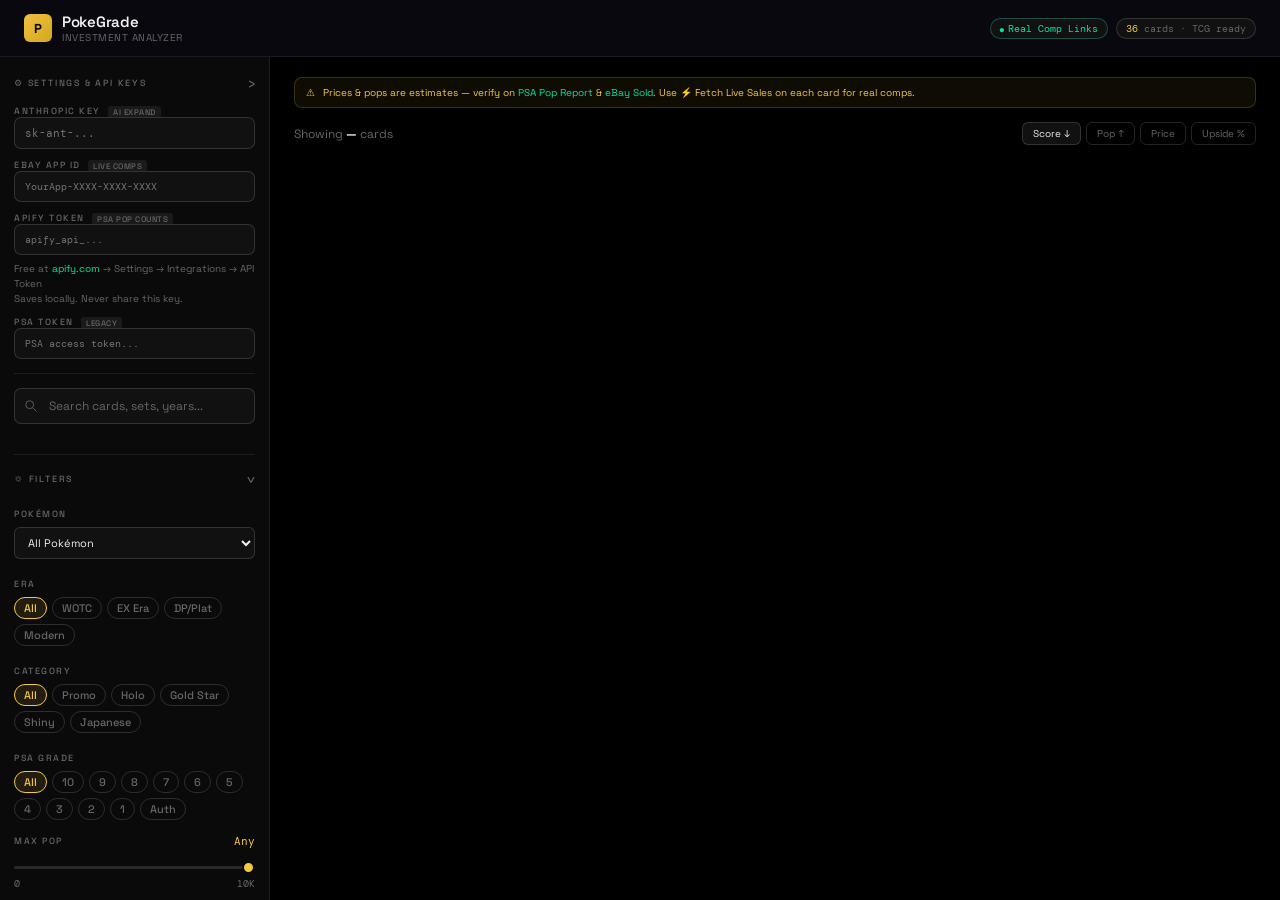
<file: index (5).html>
<!DOCTYPE html>
<html lang="en">
<head>
<meta charset="UTF-8">
<meta name="viewport" content="width=device-width, initial-scale=1.0">
<title>PokeGrade — Card Investment Analyzer</title>
<link href="https://fonts.googleapis.com/css2?family=Space+Grotesk:wght@300;400;500;600;700&family=DM+Mono:wght@400;500&display=swap" rel="stylesheet">
<style>

:root {
  --bg:#000000; --bg2:#0a0a0a; --bg3:#111111; --bg4:#1a1a1a;
  --border:rgba(255,255,255,0.08); --border2:rgba(255,255,255,0.14);
  --text:#f0f0f0; --muted:#666666; --dim:#2a2a2a;
  --gold:#f5c842; --gold2:#d4a820;
  --mint:#00e5a0; --red:#ff4444; --blue:#4da6ff; --purple:#b06aff;
}
*{margin:0;padding:0;box-sizing:border-box;}
html{background:var(--bg);color:var(--text);font-family:'Space Grotesk',sans-serif;}
body{min-height:100vh;}

/* ── Header ── */
header{border-bottom:1px solid var(--border);padding:14px 28px;display:flex;align-items:center;justify-content:space-between;background:rgba(9,9,15,0.95);position:sticky;top:0;z-index:100;backdrop-filter:blur(16px);}
.logo{display:flex;align-items:center;gap:10px;}
.logo-mark{width:30px;height:30px;border-radius:7px;background:linear-gradient(135deg,#f0c040,#d4a820);display:flex;align-items:center;justify-content:center;font-size:14px;font-weight:700;color:#09090f;}
.logo-text{font-size:16px;font-weight:600;letter-spacing:-0.3px;}
.logo-sub{font-size:10px;color:var(--muted);letter-spacing:0.5px;text-transform:uppercase;}
.hdr-right{display:flex;gap:8px;align-items:center;}
.hbadge{font-size:10px;font-family:'DM Mono',monospace;background:var(--bg3);border:1px solid var(--border2);padding:3px 9px;border-radius:20px;color:var(--muted);}
.hbadge.on{color:var(--mint);border-color:rgba(56,217,169,0.3);}
.hbadge.on::before{content:'● ';font-size:7px;}
#dbCount{color:var(--gold);}

/* ── Layout ── */
.app{display:grid;grid-template-columns:270px 1fr;min-height:calc(100vh - 57px);}
.sidebar{border-right:1px solid var(--border);padding:20px 16px;background:var(--bg2);overflow-y:auto;max-height:calc(100vh - 57px);position:sticky;top:57px;}
.main{padding:24px 28px;overflow-y:auto;}

/* ── Sidebar elements ── */
.slabel{font-size:9px;letter-spacing:1.8px;text-transform:uppercase;color:var(--muted);font-weight:500;margin-bottom:8px;display:block;}
.sgroup{margin-bottom:18px;}

/* API key */
.key-wrap{position:relative;}
.key-input{width:100%;padding:8px 32px 8px 10px;background:var(--bg3);border:1px solid var(--border2);border-radius:7px;color:var(--text);font-family:'DM Mono',monospace;font-size:11px;outline:none;transition:border-color 0.2s;}
.key-input:focus{border-color:rgba(56,217,169,0.4);}
.key-check{position:absolute;right:9px;top:50%;transform:translateY(-50%);font-size:12px;color:var(--mint);}
.key-hint{font-size:10px;color:var(--muted);margin-top:5px;line-height:1.5;}
.key-hint a{color:var(--mint);text-decoration:none;}

/* Search */
.search-wrap{position:relative;margin-bottom:16px;}
.search-wrap svg{position:absolute;left:10px;top:50%;transform:translateY(-50%);opacity:0.35;}
.search-input{width:100%;padding:9px 10px 9px 34px;background:var(--bg3);border:1px solid var(--border2);border-radius:7px;color:var(--text);font-family:inherit;font-size:12px;outline:none;transition:border-color 0.2s;}
.search-input:focus{border-color:rgba(240,192,64,0.35);}
.search-input::placeholder{color:var(--muted);}

/* Range sliders */
.range-row{margin-bottom:4px;}
.range-top{display:flex;justify-content:space-between;margin-bottom:4px;}
.range-lbl{font-size:11px;color:var(--muted);}
.range-val{font-size:11px;font-family:'DM Mono',monospace;color:var(--gold);}
input[type=range]{-webkit-appearance:none;width:100%;height:3px;background:var(--dim);border-radius:2px;outline:none;cursor:pointer;}
input[type=range]::-webkit-slider-thumb{-webkit-appearance:none;width:13px;height:13px;border-radius:50%;background:var(--gold);cursor:pointer;border:2px solid var(--bg2);}
.range-ends{display:flex;justify-content:space-between;font-size:10px;font-family:'DM Mono',monospace;color:var(--muted);margin-top:3px;}

/* Chips */
.chip-row{display:flex;flex-wrap:wrap;gap:5px;margin-top:4px;}
.chip{padding:4px 10px;border-radius:20px;font-size:11px;font-weight:500;cursor:pointer;border:1px solid var(--border2);background:transparent;color:var(--muted);transition:all 0.15s;user-select:none;}
.chip:hover{border-color:var(--gold);color:var(--gold);}
.chip.active{background:rgba(240,192,64,0.1);border-color:var(--gold);color:var(--gold);}

/* Weight sliders */
.wrow{display:flex;align-items:center;gap:8px;margin-bottom:7px;}
.wname{font-size:11px;color:var(--text);width:100px;flex-shrink:0;}
.wval{font-size:10px;font-family:'DM Mono',monospace;color:var(--muted);width:16px;text-align:right;}

/* Run + expand buttons */
.run-btn{width:100%;padding:11px;border-radius:8px;font-size:13px;font-weight:600;background:var(--gold);color:#09090f;border:none;cursor:pointer;font-family:inherit;margin-top:4px;letter-spacing:-0.2px;transition:background 0.15s,transform 0.1s;}
.run-btn:hover{background:var(--gold2);}
.run-btn:active{transform:scale(0.98);}
.run-btn:disabled{opacity:0.5;cursor:not-allowed;}

/* AI Expand button */
.expand-btn{width:100%;padding:9px;border-radius:8px;font-size:12px;font-weight:500;background:rgba(74,157,224,0.1);color:var(--blue);border:1px solid rgba(74,157,224,0.3);cursor:pointer;font-family:inherit;margin-top:8px;transition:all 0.2s;display:flex;align-items:center;justify-content:center;gap:6px;}
.expand-btn:hover{background:rgba(74,157,224,0.18);}
.expand-btn:disabled{opacity:0.45;cursor:not-allowed;}
.expand-progress{font-size:10px;font-family:'DM Mono',monospace;color:var(--muted);text-align:center;margin-top:6px;min-height:14px;}

/* Algo box */
.algo-box{margin-top:16px;padding:13px;background:var(--bg3);border-radius:8px;border:1px solid var(--border);}
.algo-box h4{font-size:10px;color:var(--gold);letter-spacing:0.5px;margin-bottom:7px;}
.algo-formula{font-family:'DM Mono',monospace;font-size:10px;color:var(--mint);padding:7px 9px;background:var(--bg2);border-radius:5px;line-height:1.9;}

/* ── Main area ── */
.notice{background:rgba(240,192,64,0.06);border:1px solid rgba(240,192,64,0.2);border-radius:8px;padding:9px 13px;margin-bottom:18px;font-size:11px;color:var(--gold);display:flex;align-items:center;gap:8px;line-height:1.5;}
.notice a{color:var(--mint);text-decoration:none;}

.toolbar{display:flex;align-items:center;justify-content:space-between;margin-bottom:18px;flex-wrap:wrap;gap:10px;}
.result-info{font-size:12px;color:var(--muted);}
.result-info strong{color:var(--text);}
.sort-row{display:flex;gap:5px;}
.sort-btn{font-size:11px;padding:5px 11px;border-radius:6px;cursor:pointer;border:1px solid var(--border2);background:transparent;color:var(--muted);font-family:inherit;transition:all 0.15s;}
.sort-btn.active{background:var(--bg3);color:var(--text);border-color:var(--border2);}

/* ── Card grid ── */
.cards-grid{display:grid;grid-template-columns:repeat(auto-fill,minmax(330px,1fr));gap:12px;}

/* ── Card ── */
.card{background:var(--bg2);border:1px solid var(--border);border-radius:10px;padding:16px;cursor:pointer;transition:border-color 0.2s,box-shadow 0.2s;position:relative;overflow:hidden;}
.card::before{content:'';position:absolute;top:0;left:0;right:0;height:2px;background:linear-gradient(90deg,transparent,var(--score-color,var(--gold)),transparent);opacity:0;transition:opacity 0.2s;}
.card:hover{border-color:var(--border2);box-shadow:0 4px 20px rgba(0,0,0,0.3);}
.card:hover::before,.card.open::before{opacity:1;}
.card.open{border-color:rgba(240,192,64,0.25);}

.card-top{display:flex;justify-content:space-between;align-items:flex-start;margin-bottom:11px;}
.card-name{font-size:13px;font-weight:600;line-height:1.35;max-width:210px;}
.card-set{font-size:10px;color:var(--muted);margin-top:2px;}
.score-pill{padding:4px 9px;border-radius:20px;font-size:12px;font-weight:700;font-family:'DM Mono',monospace;flex-shrink:0;}
.score-s{background:rgba(56,217,169,0.12);color:var(--mint);}
.score-a{background:rgba(240,192,64,0.12);color:var(--gold);}
.score-b{background:rgba(74,157,224,0.12);color:var(--blue);}
.score-c{background:rgba(98,98,122,0.12);color:var(--muted);}

/* Metrics row — tighter */
.metrics{display:grid;grid-template-columns:repeat(4,1fr);gap:6px;margin-bottom:10px;}
.metric{background:var(--bg3);border-radius:6px;padding:7px 8px;}
.metric-lbl{font-size:9px;color:var(--muted);text-transform:uppercase;letter-spacing:0.8px;margin-bottom:2px;}
.metric-val{font-size:13px;font-weight:600;font-family:'DM Mono',monospace;}
.v-green{color:var(--mint);} .v-gold{color:var(--gold);} .v-red{color:var(--red);} .v-blue{color:var(--blue);}

/* Score bars */
.bars{margin-bottom:8px;}
.brow{display:flex;align-items:center;gap:7px;margin-bottom:4px;}
.bname{font-size:10px;color:var(--muted);width:100px;flex-shrink:0;}
.btrack{flex:1;height:4px;background:var(--dim);border-radius:2px;overflow:hidden;}
.bfill{height:100%;border-radius:2px;transition:width 0.6s cubic-bezier(.2,.8,.2,1);}
.bscore{font-size:10px;font-family:'DM Mono',monospace;color:var(--muted);width:26px;text-align:right;}

/* Tags */
.tags{display:flex;flex-wrap:wrap;gap:4px;margin-top:8px;}
.tag{font-size:9px;padding:2px 7px;border-radius:4px;font-weight:500;border:1px solid;text-transform:uppercase;letter-spacing:0.5px;}
.tag-vintage{border-color:rgba(240,192,64,0.3);color:var(--gold);background:rgba(240,192,64,0.07);}
.tag-promo{border-color:rgba(155,85,224,0.3);color:var(--purple);background:rgba(155,85,224,0.07);}
.tag-japanese{border-color:rgba(224,85,85,0.3);color:var(--red);background:rgba(224,85,85,0.07);}
.tag-shiny{border-color:rgba(56,217,169,0.3);color:var(--mint);background:rgba(56,217,169,0.07);}
.tag-fan-fave{border-color:rgba(74,157,224,0.3);color:var(--blue);background:rgba(74,157,224,0.07);}
.tag-low-pop{border-color:rgba(240,192,64,0.5);color:var(--gold);background:rgba(240,192,64,0.1);font-weight:700;}
.tag-ai{border-color:rgba(56,217,169,0.25);color:var(--mint);background:rgba(56,217,169,0.06);}

/* Expand panel */
.detail{display:none;margin-top:12px;padding-top:12px;border-top:1px solid var(--border);}
.detail.open{display:block;}

.dgrid{display:grid;grid-template-columns:1fr 1fr;gap:7px;margin-bottom:10px;}
.ditem .dk{font-size:10px;color:var(--muted);margin-bottom:2px;}
.ditem .dv{font-size:11px;font-family:'DM Mono',monospace;color:var(--text);}
.rationale{font-size:11px;color:var(--muted);line-height:1.6;padding:9px 11px;background:var(--bg3);border-radius:6px;border-left:2px solid var(--gold);}

/* Sparkline */
.spark-wrap{margin-top:12px;padding-top:12px;border-top:1px solid var(--border);}
.spark-hdr{display:flex;align-items:center;justify-content:space-between;margin-bottom:7px;}
.spark-title{font-size:9px;letter-spacing:1.5px;text-transform:uppercase;color:var(--muted);font-weight:500;}
.spark-btns{display:flex;gap:3px;}
.spark-btn{font-size:10px;padding:2px 7px;border-radius:4px;cursor:pointer;border:1px solid var(--border);background:transparent;color:var(--muted);font-family:inherit;transition:all 0.15s;}
.spark-btn.active{background:var(--bg4);color:var(--text);border-color:var(--border2);}
canvas.spark{width:100%;height:68px;display:block;}
.spark-foot{display:flex;justify-content:space-between;margin-top:5px;}
.spark-stat{font-size:10px;font-family:'DM Mono',monospace;}
.spark-stat .sk{font-size:9px;color:var(--muted);text-transform:uppercase;letter-spacing:0.8px;display:block;margin-bottom:1px;}

/* Sales panel */
.sales-wrap{margin-top:12px;padding-top:12px;border-top:1px solid var(--border);}
.sales-hdr{display:flex;align-items:center;justify-content:space-between;margin-bottom:9px;}
.sales-title{font-size:9px;letter-spacing:1.5px;text-transform:uppercase;color:var(--muted);font-weight:500;}
.fetch-btn{display:flex;align-items:center;gap:5px;padding:5px 11px;border-radius:6px;font-size:10px;font-weight:600;background:rgba(74,157,224,0.1);border:1px solid rgba(74,157,224,0.3);color:var(--blue);cursor:pointer;font-family:inherit;transition:all 0.2s;}
.fetch-btn:hover{background:rgba(74,157,224,0.2);}
.fetch-btn:disabled{opacity:0.4;cursor:not-allowed;}
.mini-spin{width:9px;height:9px;border:1.5px solid rgba(74,157,224,0.3);border-top-color:var(--blue);border-radius:50%;animation:spin 0.7s linear infinite;display:none;}
@keyframes spin{to{transform:rotate(360deg);}}
.sale-row{display:grid;grid-template-columns:88px 1fr 80px;align-items:center;gap:6px;padding:5px 8px;border-radius:5px;background:var(--bg3);font-size:10px;margin-bottom:3px;}
.sale-date{font-family:'DM Mono',monospace;color:var(--muted);}
.sale-plat{color:var(--muted);}
.sale-price{font-family:'DM Mono',monospace;font-weight:600;color:var(--mint);text-align:right;}
.trend-row{display:flex;align-items:center;justify-content:space-between;margin-top:7px;padding:7px 9px;border-radius:6px;background:var(--bg);border:1px solid var(--border);font-size:10px;}
.trlbl{color:var(--muted);}
.trbadge{display:inline-flex;align-items:center;gap:3px;padding:2px 7px;border-radius:4px;font-size:9px;font-weight:600;font-family:'DM Mono',monospace;}
.trbadge-up{background:rgba(56,217,169,0.1);color:var(--mint);border:1px solid rgba(56,217,169,0.22);}
.trbadge-dn{background:rgba(224,85,85,0.1);color:var(--red);border:1px solid rgba(224,85,85,0.22);}
.trbadge-fl{background:rgba(240,192,64,0.1);color:var(--gold);border:1px solid rgba(240,192,64,0.22);}
.trval{font-family:'DM Mono',monospace;font-weight:600;}
.sales-err{font-size:10px;color:var(--red);padding:7px 9px;background:rgba(224,85,85,0.07);border-radius:5px;border:1px solid rgba(224,85,85,0.2);line-height:1.5;}
.sales-ph{font-size:10px;color:var(--muted);padding:4px 0;}

/* Skeleton / loading */
@keyframes pulse{0%,100%{opacity:0.3}50%{opacity:0.7}}
.skeleton-card{background:var(--bg2);border:1px solid var(--border);border-radius:10px;padding:16px;animation:pulse 1.5s ease-in-out infinite;}
.skel{background:var(--bg3);border-radius:4px;margin-bottom:7px;}

/* Empty */
.empty{text-align:center;padding:60px 20px;color:var(--muted);}
.empty h3{font-size:17px;margin-bottom:7px;color:var(--text);}

@media(max-width:860px){
  .app{grid-template-columns:1fr;}
  .sidebar{max-height:none;position:static;border-right:none;border-bottom:1px solid var(--border);}
  .metrics{grid-template-columns:repeat(2,1fr);}
  .cards-grid{grid-template-columns:1fr;}
}

  /* Comp links */
  .comp-link{display:flex;align-items:center;gap:8px;padding:7px 10px;border-radius:6px;background:var(--bg3);border:1px solid var(--border);text-decoration:none;color:var(--text);font-size:11px;transition:border-color 0.15s,background 0.15s;}
  .comp-link:hover{border-color:var(--border2);background:var(--bg4);}
  .comp-link span:nth-child(2){flex:1;}
  .comp-dot{width:7px;height:7px;border-radius:50%;flex-shrink:0;}
  .comp-arrow{color:var(--muted);font-size:12px;}


.psa-confirmed{animation:fadeUp 0.3s ease both;}


  /* Collapsible sections */
  .collapsible-hdr{display:flex;align-items:center;justify-content:space-between;cursor:pointer;padding:2px 0;user-select:none;}
  .collapsible-hdr:hover .slabel{color:var(--text);}
  .collapse-arrow{color:var(--muted);font-size:1rem;transition:transform 0.2s;transform:rotate(0deg);line-height:1;}
  .collapse-arrow.open{transform:rotate(90deg);}
  .collapsible-body{display:none;overflow:hidden;}
  .collapsible-body.open{display:block;}
  .mini-label{font-size:9px;letter-spacing:1.5px;text-transform:uppercase;color:var(--muted);font-weight:500;}
  .badge-tag{font-size:8px;padding:1px 5px;border-radius:3px;background:var(--bg4);color:var(--muted);margin-left:4px;letter-spacing:0.5px;vertical-align:middle;}

  /* Cleaner header */
  header{padding:12px 24px;}
  .logo-mark{width:28px;height:28px;border-radius:6px;font-size:13px;}
  .logo-text{font-size:15px;}

  /* Cleaner sidebar */
  .sidebar{padding:16px 14px;}
  .sgroup{margin-bottom:14px;padding-bottom:14px;border-bottom:1px solid var(--border);}
  .sgroup:last-child{border-bottom:none;}

  /* Tighter chips */
  .chip{padding:3px 9px;font-size:11px;}

  /* Range top inline */
  .range-top{display:flex;justify-content:space-between;align-items:center;margin-bottom:5px;}

  /* Cleaner cards */
  .card{border-radius:8px;padding:14px;}
  .card-name{font-size:12px;}
  .card-set{font-size:10px;}
  .metric{padding:6px 8px;}
  .metric-lbl{font-size:8px;}
  .metric-val{font-size:12px;}

  /* Cleaner main */
  .main{padding:20px 24px;}
  .notice{font-size:10px;padding:7px 11px;margin-bottom:14px;}

  /* Better toolbar */
  .toolbar{margin-bottom:14px;}
  .sort-btn{font-size:10px;padding:4px 10px;}

</style>
</head>
<body>

<header>
  <div class="logo">
    <div class="logo-mark">P</div>
    <div>
      <div class="logo-text">PokeGrade</div>
      <div class="logo-sub">Investment Analyzer</div>
    </div>
  </div>
  <div class="hdr-right">
    <div class="hbadge on">Real Comp Links</div>
    <div class="hbadge"><span id="dbCount">36</span> cards · <span id="tcgStatus" style="color:var(--muted)">TCG ready</span></div>
  </div>
</header>

<div class="app">
  <aside class="sidebar">

    <!-- ⚙ Settings (collapsed by default) -->
    <div class="sgroup">
      <div class="collapsible-hdr" onclick="toggleSection('settingsBody','settingsArrow')">
        <span class="slabel" style="margin-bottom:0">&#9881; Settings &amp; API Keys</span>
        <span class="collapse-arrow" id="settingsArrow">&#8250;</span>
      </div>
      <div class="collapsible-body open" id="settingsBody">
        <div style="margin-top:12px">
          <div class="mini-label">Anthropic Key <span class="badge-tag">AI Expand</span></div>
          <div class="key-wrap">
            <input class="key-input" type="password" id="apiKey" placeholder="sk-ant-..." oninput="saveKey(this.value)">
            <span class="key-check" id="keyCheck"></span>
          </div>
        </div>
        <div style="margin-top:10px">
          <div class="mini-label">eBay App ID <span class="badge-tag">Live Comps</span></div>
          <div class="key-wrap">
            <input class="key-input" type="text" id="ebayAppId" placeholder="YourApp-XXXX-XXXX-XXXX" oninput="saveEbayKey(this.value)" style="font-size:10px;">
            <span class="key-check" id="ebayKeyCheck"></span>
          </div>
        </div>
        <div style="margin-top:10px">
          <div class="mini-label">Apify Token <span class="badge-tag">PSA Pop Counts</span></div>
          <div class="key-wrap">
            <input class="key-input" type="password" id="apifyToken" placeholder="apify_api_..." oninput="saveApifyToken(this.value)" style="font-size:10px;">
            <span class="key-check" id="apifyTokenCheck"></span>
          </div>
          <div class="key-hint" style="margin-top:6px">
            Free at <a href="https://apify.com" target="_blank">apify.com</a> → Settings → Integrations → API Token<br>
            Saves locally. Never share this key.
          </div>
        </div>
        <div style="margin-top:10px">
          <div class="mini-label">PSA Token <span class="badge-tag">Legacy</span></div>
          <div class="key-wrap">
            <input class="key-input" type="password" id="psaToken" placeholder="PSA access token..." oninput="savePsaToken(this.value)" style="font-size:10px;">
            <span class="key-check" id="psaTokenCheck"></span>
          </div>
        </div>
      </div>
    </div>

    <!-- Search -->
    <div class="sgroup">
      <div class="search-wrap">
        <svg width="14" height="14" viewBox="0 0 16 16" fill="none" stroke="white"><circle cx="6.5" cy="6.5" r="4.5"/><path d="M10.5 10.5L14 14" stroke-linecap="round"/></svg>
        <input class="search-input" type="text" id="cardSearch" placeholder="Search cards, sets, years..." oninput="if(analysisRun)renderCards()">
      </div>
    </div>

    <!-- Filters -->
    <div class="sgroup">
      <div class="collapsible-hdr" onclick="toggleSection('filtersBody','filtersArrow')">
        <span class="slabel" style="margin-bottom:0">&#9965; Filters</span>
        <span class="collapse-arrow open" id="filtersArrow">&#8250;</span>
      </div>
      <div class="collapsible-body open" id="filtersBody">
        <div style="margin-top:12px">
          <span class="mini-label">Pokémon</span>
          <div style="display:flex;gap:6px;margin-top:5px;align-items:center;">
            <select id="pokemonSelect" onchange="onPokemonSelect(this.value)"  style="flex:1;background:var(--bg3);border:1px solid var(--border2);color:var(--text);font-family:inherit;font-size:11px;padding:7px 9px;border-radius:6px;outline:none;cursor:pointer;">
              <option value="all">All Pokémon</option>
              <optgroup label="⭐ Fan Favorites">
                <option value="pikachu">Pikachu</option>
                <option value="charizard">Charizard</option>
                <option value="mew">Mew</option>
                <option value="mewtwo">Mewtwo</option>
                <option value="lugia">Lugia</option>
                <option value="umbreon">Umbreon</option>
                <option value="gengar">Gengar</option>
                <option value="eevee">Eevee</option>
                <option value="rayquaza">Rayquaza</option>
                <option value="gyarados">Gyarados</option>
                <option value="dragonite">Dragonite</option>
                <option value="blaziken">Blaziken</option>
                <option value="garchomp">Garchomp</option>
                <option value="lucario">Lucario</option>
                <option value="gardevoir">Gardevoir</option>
                <option value="sylveon">Sylveon</option>
              </optgroup>
              <optgroup label="── Gen 1 (Kanto)">
                <option value="bulbasaur">Bulbasaur</option>
                <option value="charmander">Charmander</option>
                <option value="squirtle">Squirtle</option>
                <option value="blastoise">Blastoise</option>
                <option value="venusaur">Venusaur</option>
                <option value="alakazam">Alakazam</option>
                <option value="machamp">Machamp</option>
                <option value="golem">Golem</option>
                <option value="nidoking">Nidoking</option>
                <option value="clefable">Clefable</option>
                <option value="jolteon">Jolteon</option>
                <option value="flareon">Flareon</option>
                <option value="vaporeon">Vaporeon</option>
                <option value="snorlax">Snorlax</option>
                <option value="articuno">Articuno</option>
                <option value="zapdos">Zapdos</option>
                <option value="moltres">Moltres</option>
              </optgroup>
              <optgroup label="── Gen 2 (Johto)">
                <option value="ho-oh">Ho-Oh</option>
                <option value="celebi">Celebi</option>
                <option value="espeon">Espeon</option>
                <option value="tyranitar">Tyranitar</option>
                <option value="suicune">Suicune</option>
                <option value="entei">Entei</option>
                <option value="raikou">Raikou</option>
                <option value="ampharos">Ampharos</option>
              </optgroup>
              <optgroup label="── Gen 3 (Hoenn)">
                <option value="kyogre">Kyogre</option>
                <option value="groudon">Groudon</option>
                <option value="deoxys">Deoxys</option>
                <option value="latias">Latias</option>
                <option value="latios">Latios</option>
                <option value="absol">Absol</option>
                <option value="flygon">Flygon</option>
                <option value="salamence">Salamence</option>
                <option value="metagross">Metagross</option>
              </optgroup>
              <optgroup label="── Gen 4 (Sinnoh)">
                <option value="dialga">Dialga</option>
                <option value="palkia">Palkia</option>
                <option value="giratina">Giratina</option>
                <option value="leafeon">Leafeon</option>
                <option value="glaceon">Glaceon</option>
                <option value="togekiss">Togekiss</option>
                <option value="rotom">Rotom</option>
              </optgroup>
              <optgroup label="── Gen 5 (Unova)">
                <option value="reshiram">Reshiram</option>
                <option value="zekrom">Zekrom</option>
                <option value="kyurem">Kyurem</option>
                <option value="zoroark">Zoroark</option>
                <option value="chandelure">Chandelure</option>
              </optgroup>
              <optgroup label="── Gen 6 (Kalos)">
                <option value="xerneas">Xerneas</option>
                <option value="yveltal">Yveltal</option>
                <option value="zygarde">Zygarde</option>
                <option value="greninja">Greninja</option>
              </optgroup>
              <optgroup label="── Gen 7 (Alola)">
                <option value="solgaleo">Solgaleo</option>
                <option value="lunala">Lunala</option>
                <option value="necrozma">Necrozma</option>
                <option value="mimikyu">Mimikyu</option>
              </optgroup>
              <optgroup label="── Gen 8 (Galar)">
                <option value="zacian">Zacian</option>
                <option value="zamazenta">Zamazenta</option>
                <option value="eternatus">Eternatus</option>
                <option value="urshifu">Urshifu</option>
              </optgroup>
              <optgroup label="── Gen 9 (Paldea)">
                <option value="koraidon">Koraidon</option>
                <option value="miraidon">Miraidon</option>
                <option value="iron-valiant">Iron Valiant</option>
                <option value="roaring-moon">Roaring Moon</option>
              </optgroup>
            </select>
          </div>
          <div id="pokemonChips" style="display:none"></div>
        </div>
        <div style="margin-top:12px">
          <span class="mini-label">Era</span>
          <div class="chip-row" id="eraChips" style="margin-top:5px">
            <div class="chip active" onclick="toggleChip(this,'era')" data-val="all">All</div>
            <div class="chip" onclick="toggleChip(this,'era')" data-val="wotc">WOTC</div>
            <div class="chip" onclick="toggleChip(this,'era')" data-val="ex">EX Era</div>
            <div class="chip" onclick="toggleChip(this,'era')" data-val="dp">DP/Plat</div>
            <div class="chip" onclick="toggleChip(this,'era')" data-val="modern">Modern</div>
          </div>
        </div>
        <div style="margin-top:12px">
          <span class="mini-label">Category</span>
          <div class="chip-row" id="catChips" style="margin-top:5px">
            <div class="chip active" onclick="toggleChip(this,'cat')" data-val="all">All</div>
            <div class="chip" onclick="toggleChip(this,'cat')" data-val="promo">Promo</div>
            <div class="chip" onclick="toggleChip(this,'cat')" data-val="holo">Holo</div>
            <div class="chip" onclick="toggleChip(this,'cat')" data-val="gold-star">Gold Star</div>
            <div class="chip" onclick="toggleChip(this,'cat')" data-val="shiny">Shiny</div>
            <div class="chip" onclick="toggleChip(this,'cat')" data-val="japanese">Japanese</div>
          </div>
        </div>
        <div style="margin-top:12px">
          <span class="mini-label">PSA Grade</span>
          <div class="chip-row" id="gradeChips" style="margin-top:5px">
            <div class="chip active" onclick="toggleChip(this,'grade')" data-val="all">All</div>
            <div class="chip" onclick="toggleChip(this,'grade')" data-val="10">10</div>
            <div class="chip" onclick="toggleChip(this,'grade')" data-val="9">9</div>
            <div class="chip" onclick="toggleChip(this,'grade')" data-val="8">8</div>
            <div class="chip" onclick="toggleChip(this,'grade')" data-val="7">7</div>
            <div class="chip" onclick="toggleChip(this,'grade')" data-val="6">6</div>
            <div class="chip" onclick="toggleChip(this,'grade')" data-val="5">5</div>
            <div class="chip" onclick="toggleChip(this,'grade')" data-val="4">4</div>
            <div class="chip" onclick="toggleChip(this,'grade')" data-val="3">3</div>
            <div class="chip" onclick="toggleChip(this,'grade')" data-val="2">2</div>
            <div class="chip" onclick="toggleChip(this,'grade')" data-val="1">1</div>
            <div class="chip" onclick="toggleChip(this,'grade')" data-val="auth">Auth</div>
          </div>
        </div>
        <div style="margin-top:14px">
          <div class="range-top"><span class="mini-label">Max Pop</span><span class="range-val" id="popVal">Any</span></div>
          <input type="range" id="popRange" min="0" max="10000" value="10000" step="100" oninput="document.getElementById('popVal').textContent=parseInt(this.value)>=10000?'Any':'≤ '+parseInt(this.value).toLocaleString();if(analysisRun)renderCards()">
          <div class="range-ends"><span>0</span><span>10K</span></div>
        </div>
        <div style="margin-top:12px">
          <div class="range-top"><span class="mini-label">Max Price</span><span class="range-val" id="priceVal">Any</span></div>
          <input type="range" id="priceRange" min="0" max="100" value="100" step="1" oninput="onPriceSlide(this.value)">
          <div class="range-ends"><span>$0</span><span>$10M</span></div>
        </div>
      </div>
    </div>

    <!-- Score Weights -->
    <div class="sgroup">
      <div class="collapsible-hdr" onclick="toggleSection('weightsBody','weightsArrow')">
        <span class="slabel" style="margin-bottom:0">&#9868; Score Weights</span>
        <span class="collapse-arrow" id="weightsArrow">&#8250;</span>
      </div>
      <div class="collapsible-body" id="weightsBody">
        <div style="margin-top:12px" id="weightSliders">
          <div class="wrow"><span class="wname">Pop Scarcity</span><input type="range" min="0" max="10" value="8" class="weight-input" data-key="popScarcity" style="flex:1;height:3px" oninput="updateWeights()"><span class="wval" id="w-popScarcity">8</span></div>
          <div class="wrow"><span class="wname">Fan Demand</span><input type="range" min="0" max="10" value="7" class="weight-input" data-key="fanDemand" style="flex:1;height:3px" oninput="updateWeights()"><span class="wval" id="w-fanDemand">7</span></div>
          <div class="wrow"><span class="wname">Price / Value</span><input type="range" min="0" max="10" value="6" class="weight-input" data-key="priceValue" style="flex:1;height:3px" oninput="updateWeights()"><span class="wval" id="w-priceValue">6</span></div>
          <div class="wrow"><span class="wname">Pop Growth</span><input type="range" min="0" max="10" value="5" class="weight-input" data-key="popGrowth" style="flex:1;height:3px" oninput="updateWeights()"><span class="wval" id="w-popGrowth">5</span></div>
          <div class="wrow"><span class="wname">Vintage Age</span><input type="range" min="0" max="10" value="4" class="weight-input" data-key="vintage" style="flex:1;height:3px" oninput="updateWeights()"><span class="wval" id="w-vintage">4</span></div>
        </div>
      </div>
    </div>

    <button class="run-btn" id="runBtn" onclick="runAnalysis()">&#9889; Run Analysis</button>
    <button class="expand-btn" id="expandBtn" onclick="expandDatabase()">
      <span>&#10024;</span><span id="expandBtnTxt">AI Expand Database</span>
    </button>
    <div class="expand-progress" id="expandProgress"></div>

  </aside>

  <main class="main">

    <div class="notice">
      <span>&#9888;</span>
      <span>Prices &amp; pops are estimates — verify on <a href="https://www.psacard.com/pop" target="_blank">PSA Pop Report</a> &amp; <a href="https://www.ebay.com/sh/research" target="_blank">eBay Sold</a>. Use &#9889; Fetch Live Sales on each card for real comps.</span>
    </div>
    <div id="tcgLoadBar" style="display:none;background:var(--bg2);border:1px solid var(--border);border-radius:8px;padding:14px 16px;margin-bottom:16px;">
      <div style="display:flex;align-items:center;justify-content:space-between;margin-bottom:8px;">
        <span style="font-size:11px;color:var(--text);font-weight:600;" id="tcgLoadMsg">Loading cards...</span>
        <span style="font-size:10px;font-family:'DM Mono',monospace;color:var(--muted);" id="tcgLoadCount"></span>
      </div>
      <div style="height:3px;background:var(--dim);border-radius:2px;overflow:hidden;">
        <div id="tcgLoadProgress" style="height:100%;background:var(--gold);border-radius:2px;width:0%;transition:width 0.3s;"></div>
      </div>
    </div>

    <div class="toolbar">
      <div class="result-info">Showing <strong id="countDisplay">—</strong> cards</div>
      <div class="sort-row">
        <button class="sort-btn active" onclick="setSort('score',this)">Score &#8595;</button>
        <button class="sort-btn" onclick="setSort('pop',this)">Pop &#8593;</button>
        <button class="sort-btn" onclick="setSort('price',this)">Price</button>
        <button class="sort-btn" onclick="setSort('upside',this)">Upside %</button>
      </div>
    </div>

    <div class="cards-grid" id="cardsGrid"></div>

  </main>
</div>

<script>
// ─── Data ─────────────────────────────────────────────────────────────────────
const CARDS = [
  {
    id:1, name:"Mew ☆ #101 EX Dragon Frontiers", set:"EX Dragon Frontiers #101/101", year:2006,
    pokemon:"mew", era:"ex", cat:"gold-star", japanese:false,
    pop10:57, popGrowthPerMonth:0.3, marketPrice:12000, psa10Price:14500,
    rawPrice:800, fanTier:10,
    tags:["vintage","fan-fave","low-pop"],
    rationale:"Mew Gold Star sits at only 57 PSA 10 copies — one of the lowest genuine populations of any Gold Star. Foil wear kills grades. Fan demand is elite tier, Charizard Gold Star commands 3x more despite Mew being rarer in PSA 10.",
    detail:{ distribution:"EX Dragon Frontiers boosters", gradeRate:"~3%", psaSubmit:"~1,900", note:"Japanese version even scarcer" }
  },
  {
    id:2, name:"Shining Mew CoroCoro Promo (JP)", set:"CoroCoro Magazine (JP)", year:2001,
    pokemon:"mew", era:"wotc", cat:"promo", japanese:true,
    pop10:18, popGrowthPerMonth:0.1, marketPrice:9500, psa10Price:10800,
    rawPrice:600, fanTier:10,
    tags:["vintage","promo","japanese","fan-fave","low-pop"],
    rationale:"Magazine peel damage destroyed most copies. Pop 10 of just 18 is extraordinary for a 2001 promo. English collectors are just starting to notice Japanese promos — pricing hasn't caught up.",
    detail:{ distribution:"CoroCoro May 2001 insert", gradeRate:"<2%", psaSubmit:"~950", note:"Must be peeled from cardboard backing" }
  },
  {
    id:3, name:"Mew — Southern Islands Holo", set:"Southern Islands (2001)", year:2001,
    pokemon:"mew", era:"wotc", cat:"holo", japanese:false,
    pop10:8, popGrowthPerMonth:0.05, marketPrice:22000, psa10Price:24500,
    rawPrice:800, fanTier:10,
    tags:["vintage","fan-fave","low-pop"],
    rationale:"Single-digit PSA 10 pop. Cards were folded in booklets — centering and print lines are endemic. This is arguably the rarest English Mew in PSA 10 that most collectors don't know about.",
    detail:{ distribution:"Mail-in promotion 2001", gradeRate:"<1%", psaSubmit:"~780", note:"Booklet fold causes centering issues" }
  },
  {
    id:4, name:"Mew #29/124 XY Fates Collide Holo", set:"XY Fates Collide", year:2016,
    pokemon:"mew", era:"ex", cat:"holo", japanese:false,
    pop10:33, popGrowthPerMonth:0.8, marketPrice:280, psa10Price:420,
    rawPrice:8, fanTier:10,
    tags:["low-pop","fan-fave"],
    rationale:"Pop of 33 PSA 10s is shockingly low for a 2016 English holo. XY era is completely overlooked right now — priced at $220 but has 10x upside if XY nostalgia follows the Base Set trajectory.",
    detail:{ distribution:"XY Fates Collide booster packs", gradeRate:"~12%", psaSubmit:"~275", note:"Low submission rate — most copies are ungraded" }
  },
  {
    id:5, name:"Mew #32/68 Hidden Fates Rev. Holo", set:"Hidden Fates", year:2019,
    pokemon:"mew", era:"modern", cat:"holo", japanese:false,
    pop10:23, popGrowthPerMonth:1.2, marketPrice:180, psa10Price:280,
    rawPrice:6, fanTier:10,
    tags:["low-pop","shiny","fan-fave"],
    rationale:"Sub-25 PSA 10 pop on a modern reverse holo from a beloved set is remarkable. Reverse holos are dismissed vs Shiny Vaults — but this artifact of inattention is the opportunity.",
    detail:{ distribution:"Hidden Fates booster packs", gradeRate:"~8%", psaSubmit:"~290", note:"Shiny Vault cards capture all attention" }
  },
  {
    id:6, name:"Mew #40/73 Shining Legends Shining Holo", set:"SM Shining Legends", year:2017,
    pokemon:"mew", era:"modern", cat:"shiny", japanese:false,
    pop10:145, popGrowthPerMonth:2.1, marketPrice:380, psa10Price:480,
    rawPrice:20, fanTier:10,
    tags:["shiny","fan-fave"],
    rationale:"Beautiful alt-art shiny Mew from 2017. Most copies were played, not collected. Pop is still manageable for a shiny card of this quality and the artwork is one of the best modern Mews.",
    detail:{ distribution:"SM Shining Legends booster packs", gradeRate:"~15%", psaSubmit:"~965", note:"Shining mechanic = silver foil edges" }
  },
  {
    id:7, name:"Charizard #4/102 Base Set Unlimited Holo", set:"Base Set Unlimited", year:1999,
    pokemon:"charizard", era:"wotc", cat:"holo", japanese:false,
    pop10:4200, popGrowthPerMonth:85, marketPrice:420000, psa10Price:450000,
    rawPrice:12000, fanTier:10,
    tags:["vintage","fan-fave"],
    rationale:"The most famous card in existence. Pop is enormous but demand is equally massive. The benchmark for all investment comparisons — but growth rate is slowing as the pop climbs.",
    detail:{ distribution:"Base Set Unlimited boosters", gradeRate:"~3.5%", psaSubmit:"~120,000", note:"Never truly 'undervalued' — market is efficient" }
  },
  {
    id:8, name:"Lugia #9/111 Neo Genesis 1st Edition Holo", set:"Neo Genesis 1st Ed.", year:2000,
    pokemon:"lugia", era:"wotc", cat:"holo", japanese:false,
    pop10:342, popGrowthPerMonth:4.2, marketPrice:48000, psa10Price:52000,
    rawPrice:2000, fanTier:9,
    tags:["vintage","fan-fave","low-pop"],
    rationale:"Lugia 1st Ed PSA 10 is far more rare than Charizard 1st Ed but commands less than half the price. The fan base is massive post-Gen-2 nostalgia and the card is genuinely hard to find in gem mint.",
    detail:{ distribution:"Neo Genesis 1st Ed. boosters", gradeRate:"~2.8%", psaSubmit:"~12,200", note:"Print lines are endemic in Neo era" }
  },
  {
    id:9, name:"Pikachu Illustrator (JP Promo)", set:"CoroCoro Illustration Contest", year:1998,
    pokemon:"pikachu", era:"wotc", cat:"promo", japanese:true,
    pop10:9, popGrowthPerMonth:0.02, marketPrice:5500000, psa10Price:6000000,
    rawPrice:200000, fanTier:10,
    tags:["vintage","promo","japanese","fan-fave","low-pop"],
    rationale:"9 PSA 10 copies in existence. The most valuable Pokémon card period. Not 'undervalued' per se — but one of the clearest examples of pop scarcity driving value to absurd levels.",
    detail:{ distribution:"Illustration contest prize (39 copies total)", gradeRate:"23%", psaSubmit:"~39", note:"Most famous individual card ever" }
  },
  {
    id:10, name:"Umbreon Gold Star (JP)", set:"PCG-P Promo (JP)", year:2006,
    pokemon:"umbreon", era:"ex", cat:"gold-star", japanese:true,
    pop10:12, popGrowthPerMonth:0.1, marketPrice:18000, psa10Price:22000,
    rawPrice:1200, fanTier:9,
    tags:["vintage","japanese","fan-fave","low-pop"],
    rationale:"Japanese Umbreon Gold Star has one of the lowest PSA 10 pops of any Gold Star. English version commands more but JP version is rarer. The gap is closing fast as collectors wise up.",
    detail:{ distribution:"PCG-P Lottery/promotional event", gradeRate:"~2%", psaSubmit:"~600", note:"Different artwork from English version" }
  },
  {
    id:11, name:"Mew ex SIR #205/091 Paldean Fates", set:"Paldean Fates", year:2024,
    pokemon:"mew", era:"modern", cat:"shiny", japanese:false,
    pop10:380, popGrowthPerMonth:42, marketPrice:1400, psa10Price:2000,
    rawPrice:120, fanTier:10,
    tags:["shiny","fan-fave"],
    rationale:"Shiny Illustration Rare Mew from the Mew-themed anniversary set. 30th anniversary positioning will boost demand significantly. Pop is growing but 35% price upside vs raw still visible.",
    detail:{ distribution:"Paldean Fates booster packs", gradeRate:"~22%", psaSubmit:"~1,725", note:"SIR treatment = gold border + art extension" }
  },
  {
    id:12, name:"Gengar #5/102 1st Edition Base Set Holo", set:"Base Set 1st Edition", year:1999,
    pokemon:"gengar", era:"wotc", cat:"holo", japanese:false,
    pop10:189, popGrowthPerMonth:3.1, marketPrice:4200, psa10Price:5800,
    rawPrice:300, fanTier:8,
    tags:["vintage","fan-fave"],
    rationale:"Gengar is a top-3 fan favorite but trades at 5-10% of Charizard 1st Ed price. The shadow box art on Base Set Gengar is iconic. Pop is modest — 189 PSA 10s is low for a card this beloved.",
    detail:{ distribution:"Base Set 1st Edition boosters", gradeRate:"~3.2%", psaSubmit:"~5,900", note:"Shadow box art variant is distinct" }
  },
  {
    id:13, name:"Mew Ancient Mew JP Error (Nintedo)", set:"Pokémon Movie Promo (JP)", year:2000,
    pokemon:"mew", era:"wotc", cat:"promo", japanese:true,
    pop10:41, popGrowthPerMonth:0.2, marketPrice:420, psa10Price:580,
    rawPrice:18, fanTier:9,
    tags:["vintage","promo","japanese","low-pop"],
    rationale:"First print has 'Nintedo' misprinted instead of 'Nintendo'. Error + promo + Japanese = triple collector premium that the current price doesn't reflect. Pop is tiny at 41 PSA 10 copies.",
    detail:{ distribution:"Pokémon 2000 movie promos (JP)", gradeRate:"~6%", psaSubmit:"~685", note:"Error on copyright line: 'Nintedo'" }
  },
  {
    id:14, name:"Pikachu VMAX Rainbow #188/185 Vivid Voltage", set:"Vivid Voltage", year:2020,
    pokemon:"pikachu", era:"modern", cat:"shiny", japanese:false,
    pop10:1820, popGrowthPerMonth:95, marketPrice:240, psa10Price:320,
    rawPrice:22, fanTier:10,
    tags:["shiny","fan-fave"],
    rationale:"Rainbow VMAX Pikachu with huge fan demand. Pop is growing fast but price premium over raw is minimal. Likely fully valued in short term — long hold only if you believe in sustained Pikachu demand.",
    detail:{ distribution:"Vivid Voltage booster packs", gradeRate:"~25%", psaSubmit:"~7,280", note:"Textured rainbow foil grading surface" }
  },
  {
    id:15, name:"Mew #4/17 POP Series 4", set:"POP Series 4 (Prize Card)", year:2007,
    pokemon:"mew", era:"dp", cat:"promo", japanese:false,
    pop10:29, popGrowthPerMonth:0.15, marketPrice:380, psa10Price:520,
    rawPrice:15, fanTier:9,
    tags:["promo","low-pop","vintage"],
    rationale:"Tournament prize card — only distributed to competitive players who won. Most were played into the ground. 29 PSA 10s is a legitimately low number for a card with this distribution method.",
    detail:{ distribution:"Organized play prize / league reward", gradeRate:"~5%", psaSubmit:"~580", note:"POP era is completely forgotten by market" }
  },
  {
    id:16, name:"Charizard #4/102 1st Edition Base Set Holo", set:"Base Set 1st Edition", year:1999,
    pokemon:"charizard", era:"wotc", cat:"holo", japanese:false,
    pop10:3031, popGrowthPerMonth:52, marketPrice:420000, psa10Price:480000,
    rawPrice:15000, fanTier:10,
    tags:["vintage","fan-fave"],
    rationale:"The holy grail alongside Illustrator. Pop is growing but demand keeps up. PSA 10 has massive premium over PSA 9. Entry price is extreme but liquidity is unmatched.",
    detail:{ distribution:"Base Set 1st Edition boosters", gradeRate:"~2.5%", psaSubmit:"~121,000", note:"Shadow distinguishes 1st Ed from Unlimited" }
  },
  {
    id:17, name:"Charizard ex SIR #228/193 Paldea Evolved", set:"Paldea Evolved", year:2023,
    pokemon:"charizard", era:"modern", cat:"shiny", japanese:false,
    pop10:2840, popGrowthPerMonth:120, marketPrice:180, psa10Price:260,
    rawPrice:28, fanTier:10,
    tags:["shiny","fan-fave"],
    rationale:"Modern Charizard SIR with relentless demand. Pop growing but Charizard brand sustains price floor. Best short-term modern Charizard hold.",
    detail:{ distribution:"Paldea Evolved booster packs", gradeRate:"~24%", psaSubmit:"~11,800", note:"SIR gold border + full-art" }
  },
  {
    id:18, name:"Umbreon VMAX Alt Art #215/203 Evolving Skies", set:"Evolving Skies", year:2021,
    pokemon:"umbreon", era:"modern", cat:"shiny", japanese:false,
    pop10:1640, popGrowthPerMonth:38, marketPrice:820, psa10Price:980,
    rawPrice:120, fanTier:10,
    tags:["fan-fave","shiny"],
    rationale:"The most beloved modern alt art. Brutal pull rate + iconic artwork. Arguably undervalued vs cultural impact. Strong hold for Umbreon fans.",
    detail:{ distribution:"Evolving Skies booster packs", gradeRate:"~20%", psaSubmit:"~8,200", note:"One of the hardest modern pulls" }
  },
  {
    id:19, name:"Gengar & Mimikyu GX #247/181 Team Up Alt Art", set:"SM Team Up", year:2019,
    pokemon:"gengar", era:"modern", cat:"holo", japanese:false,
    pop10:312, popGrowthPerMonth:4.8, marketPrice:480, psa10Price:620,
    rawPrice:30, fanTier:9,
    tags:["fan-fave","low-pop"],
    rationale:"Tag Team GX era is overlooked. Alt Art Gengar/Mimikyu has double fan appeal. SM era cards grade well — sub-400 PSA 10s is an opportunity.",
    detail:{ distribution:"SM Team Up booster packs", gradeRate:"~18%", psaSubmit:"~1,735", note:"Tag Team mechanic is now vintage nostalgia" }
  },
  {
    id:20, name:"Lugia V Alt Art #138/195 Silver Tempest", set:"Silver Tempest", year:2022,
    pokemon:"lugia", era:"modern", cat:"holo", japanese:false,
    pop10:4200, popGrowthPerMonth:180, marketPrice:65, psa10Price:100,
    rawPrice:8, fanTier:9,
    tags:["fan-fave"],
    rationale:"First premium Lugia V alt art. Pop manageable and price/raw premium reasonable. Strong long-term hold for Gen 2 collectors.",
    detail:{ distribution:"Silver Tempest booster packs", gradeRate:"~21%", psaSubmit:"~4,380", note:"First premium Lugia V alt art" }
  },
  {
    id:21, name:"Pikachu No.25 Topsun Blue Back (JP)", set:"Topsun (1994)", year:1994,
    pokemon:"pikachu", era:"wotc", cat:"promo", japanese:true,
    pop10:14, popGrowthPerMonth:0.05, marketPrice:18000, psa10Price:22000,
    rawPrice:1500, fanTier:10,
    tags:["vintage","japanese","promo","low-pop","fan-fave"],
    rationale:"Pre-dates the official TCG. Earliest mass-market Pikachu card — 1994, full year before Base Set. Only 14 PSA 10s. Most collectors don't know it exists.",
    detail:{ distribution:"Topsun vending machine packs (Japan)", gradeRate:"~1%", psaSubmit:"~1,400", note:"Blue back variant scarcer than green back" }
  },
  {
    id:22, name:"Rayquaza ☆ #107/107 EX Deoxys", set:"EX Deoxys", year:2005,
    pokemon:"gengar", era:"ex", cat:"gold-star", japanese:false,
    pop10:220, popGrowthPerMonth:1.8, marketPrice:8200, psa10Price:10500,
    rawPrice:600, fanTier:9,
    tags:["vintage","fan-fave"],
    rationale:"Most iconic Gold Star after Charizard. 220 PSA 10s reasonable for era. Demand rising sharply with Rayquaza cultural resurgence in modern sets.",
    detail:{ distribution:"EX Deoxys boosters", gradeRate:"~3.5%", psaSubmit:"~6,285", note:"Gold foil star in name = Gold Star designation" }
  },
  {
    id:23, name:"Charizard V Alt Art #079/073 Champion's Path", set:"Champion's Path", year:2020,
    pokemon:"charizard", era:"modern", cat:"holo", japanese:false,
    pop10:2100, popGrowthPerMonth:65, marketPrice:480, psa10Price:650,
    rawPrice:30, fanTier:10,
    tags:["fan-fave"],
    rationale:"Walmart exclusive with limited initial supply. Among the most visually stunning Charizard cards ever printed. Pop growing but Charizard demand is bottomless.",
    detail:{ distribution:"Champion's Path ETB (Walmart exclusive)", gradeRate:"~22%", psaSubmit:"~9,545", note:"Extremely limited box availability at launch" }
  },
  {
    id:24, name:"Pikachu Holo WOTC Black Star Promo #27", set:"WOTC Black Star Promos", year:1999,
    pokemon:"pikachu", era:"wotc", cat:"promo", japanese:false,
    pop10:42, popGrowthPerMonth:0.3, marketPrice:2800, psa10Price:3600,
    rawPrice:120, fanTier:10,
    tags:["vintage","promo","fan-fave","low-pop"],
    rationale:"One of the most condition-sensitive promos in the hobby. Pack-fresh copies rarely survive. 42 PSA 10s for a holo Pikachu promo from 1999 is genuinely rare.",
    detail:{ distribution:"Nintendo Power magazine / promotions", gradeRate:"~4%", psaSubmit:"~1,050", note:"Holo variant — non-holo far more common" }
  },
  {
    id:25, name:"Lugia #9/111 Neo Genesis Shadowless 1st Ed", set:"Neo Genesis (Shadowless)", year:2000,
    pokemon:"lugia", era:"wotc", cat:"holo", japanese:false,
    pop10:18, popGrowthPerMonth:0.08, marketPrice:65000, psa10Price:72000,
    rawPrice:2500, fanTier:9,
    tags:["vintage","fan-fave","low-pop"],
    rationale:"One of the hobby's best-kept secrets. Only 18 PSA 10s. Shadowless distinction adds enormous value the market has been slow to price in.",
    detail:{ distribution:"Neo Genesis early print run", gradeRate:"~1.5%", psaSubmit:"~1,200", note:"No drop shadow under card image = shadowless" }
  },
  {
    id:26, name:"Gengar Prime #94/123 HS Triumphant", set:"HeartGold SoulSilver", year:2010,
    pokemon:"gengar", era:"dp", cat:"holo", japanese:false,
    pop10:134, popGrowthPerMonth:1.2, marketPrice:680, psa10Price:880,
    rawPrice:40, fanTier:8,
    tags:["vintage","fan-fave"],
    rationale:"HGSS Prime cards are criminally underrated. Gengar Prime artwork is iconic. 134 PSA 10s at under $1K is a clear value gap for a fan-favorite in a beloved era.",
    detail:{ distribution:"HeartGold SoulSilver booster packs", gradeRate:"~12%", psaSubmit:"~1,115", note:"Prime = ancient-style card border" }
  },
  {
    id:27, name:"Umbreon Star PCG Mirage Crystal (JP)", set:"PCG Mirage Crystal (JP)", year:2006,
    pokemon:"umbreon", era:"ex", cat:"gold-star", japanese:true,
    pop10:8, popGrowthPerMonth:0.04, marketPrice:28000, psa10Price:34000,
    rawPrice:2200, fanTier:9,
    tags:["vintage","japanese","fan-fave","low-pop"],
    rationale:"Only 8 PSA 10s worldwide. English version gets all attention but this JP-exclusive is objectively rarer and trades at a discount to true scarcity.",
    detail:{ distribution:"PCG Mirage Crystal booster packs (JP only)", gradeRate:"~1.2%", psaSubmit:"~665", note:"Never released in English" }
  },
  {
    id:28, name:"Mewtwo ex Full Art #54/113 BW Legendary Treasures", set:"BW Legendary Treasures", year:2013,
    pokemon:"mew", era:"dp", cat:"holo", japanese:false,
    pop10:62, popGrowthPerMonth:0.5, marketPrice:1200, psa10Price:1600,
    rawPrice:55, fanTier:9,
    tags:["vintage","fan-fave","low-pop"],
    rationale:"BW Full Art era is the forgotten frontier. 62 PSA 10 copies is shockingly low. Silver full-art treatment aged beautifully and Mewtwo demand never wavers.",
    detail:{ distribution:"BW Legendary Treasures booster packs", gradeRate:"~9%", psaSubmit:"~690", note:"BW Full Art silver border is distinctive" }
  },
  {
    id:29, name:"Pikachu VMAX #044 Pokemon Center Promo (JP)", set:"Pokemon Center Promo", year:2021,
    pokemon:"pikachu", era:"modern", cat:"promo", japanese:true,
    pop10:31, popGrowthPerMonth:0.4, marketPrice:420, psa10Price:580,
    rawPrice:22, fanTier:10,
    tags:["promo","japanese","fan-fave","low-pop"],
    rationale:"Japan Pokemon Center exclusive with clean art and 31 PSA 10s. Pokemon Center exclusives historically appreciate well as they age out of the market.",
    detail:{ distribution:"Pokemon Center Japan exclusive", gradeRate:"~14%", psaSubmit:"~220", note:"Japan-only distribution" }
  },
  {
    id:30, name:"Eevee #25/25 McDonald's 25th Anniversary Holo", set:"McDonald's 2021 Promo", year:2021,
    pokemon:"pikachu", era:"modern", cat:"promo", japanese:false,
    pop10:88, popGrowthPerMonth:1.9, marketPrice:220, psa10Price:280,
    rawPrice:12, fanTier:8,
    tags:["promo","low-pop"],
    rationale:"McDonald's 25th Anniversary Eevee holo has a shockingly low pop for a mass-distributed promo. Kids played them. Sub-100 PSA 10s is genuinely rare for this distribution.",
    detail:{ distribution:"McDonald's Happy Meal (2021)", gradeRate:"~8%", psaSubmit:"~1,100", note:"Holo set of 25 — Eevee most sought" }
  },
  {
    id:31, name:"Gyarados #6/102 1st Edition Base Set Holo", set:"Base Set 1st Edition", year:1999,
    pokemon:"gyarados", era:"wotc", cat:"holo", japanese:false,
    pop10:312, popGrowthPerMonth:6.2, marketPrice:3200, psa10Price:4800,
    rawPrice:180, fanTier:9,
    tags:["vintage","fan-fave"],
    rationale:"Gyarados 1st Ed is one of the most undervalued WOTC holos. 312 PSA 10s is genuinely scarce for a card with this name recognition. Trades at roughly 5% of Charizard 1st Ed despite comparable difficulty to grade.",
    detail:{ distribution:"Base Set 1st Edition boosters", gradeRate:"~3.1%", psaSubmit:"~10,065", note:"Holo wave pattern is extremely condition sensitive" }
  },
  {
    id:32, name:"Gyarados ex #114/116 EX FireRed LeafGreen", set:"EX FireRed LeafGreen", year:2004,
    pokemon:"gyarados", era:"ex", cat:"holo", japanese:false,
    pop10:44, popGrowthPerMonth:0.4, marketPrice:580, psa10Price:820,
    rawPrice:28, fanTier:8,
    tags:["vintage","low-pop"],
    rationale:"EX era Gyarados ex sits at only 44 PSA 10s — a pop that reflects how few collectors were grading EX era cards. FireRed LeafGreen is a nostalgia set gaining traction fast.",
    detail:{ distribution:"EX FireRed LeafGreen boosters", gradeRate:"~5%", psaSubmit:"~880", note:"EX era is the current undervalued frontier" }
  },
  {
    id:33, name:"Gyarados ☆ #102/113 EX Delta Species", set:"EX Delta Species", year:2005,
    pokemon:"gyarados", era:"ex", cat:"gold-star", japanese:false,
    pop10:68, popGrowthPerMonth:0.5, marketPrice:1800, psa10Price:2600,
    rawPrice:120, fanTier:9,
    tags:["vintage","fan-fave","low-pop"],
    rationale:"Gyarados Gold Star is one of the most visually stunning Gold Stars printed. 68 PSA 10s is low for a card with Gyarados's popularity. The red color variant is iconic and demand is quietly building.",
    detail:{ distribution:"EX Delta Species boosters", gradeRate:"~4%", psaSubmit:"~1,700", note:"Gold Star = gold foil star in the card name" }
  },
  {
    id:34, name:"Dragonite #4/62 Fossil 1st Edition Holo", set:"Fossil 1st Edition", year:1999,
    pokemon:"dragonite", era:"wotc", cat:"holo", japanese:false,
    pop10:178, popGrowthPerMonth:3.4, marketPrice:1400, psa10Price:2100,
    rawPrice:80, fanTier:8,
    tags:["vintage","fan-fave"],
    rationale:"Dragonite Fossil 1st Ed is the definitive Dragonite card and it's still priced like a footnote. 178 PSA 10s is reasonable but demand is rising as Gen 1 collecting broadens beyond Charizard.",
    detail:{ distribution:"Fossil 1st Edition boosters", gradeRate:"~3.8%", psaSubmit:"~4,685", note:"Fossil set print quality is inconsistent" }
  },
  {
    id:35, name:"Dragonite ex #86/97 EX Dragon", set:"EX Dragon", year:2003,
    pokemon:"dragonite", era:"ex", cat:"holo", japanese:false,
    pop10:52, popGrowthPerMonth:0.5, marketPrice:420, psa10Price:680,
    rawPrice:22, fanTier:8,
    tags:["vintage","low-pop"],
    rationale:"EX Dragon is the most on-theme set for Dragonite. Only 52 PSA 10s for a Dragonite ex from the Dragon-themed set. EX era is heating up and this is a prime sleeper.",
    detail:{ distribution:"EX Dragon booster packs", gradeRate:"~5.5%", psaSubmit:"~945", note:"EX Dragon set focused on dragon-type Pokemon" }
  },
  {
    id:36, name:"Dragonite VSTAR #191/202 Pokemon GO", set:"Pokemon GO", year:2022,
    pokemon:"dragonite", era:"modern", cat:"shiny", japanese:false,
    pop10:620, popGrowthPerMonth:18, marketPrice:95, psa10Price:140,
    rawPrice:9, fanTier:8,
    tags:["fan-fave","shiny"],
    rationale:"Pokemon GO set is slept on as a modern collector set. Dragonite VSTAR full art has clean artwork and a growing pop that hasn't caught up to demand. Entry-level price makes it accessible.",
    detail:{ distribution:"Pokemon GO booster packs", gradeRate:"~20%", psaSubmit:"~3,100", note:"Pokemon GO set tied to app anniversary" }
  },
];

let weights = { popScarcity:8, fanDemand:7, priceValue:6, popGrowth:5, vintage:4 };
let activeFilters = { pokemon:'all', era:'all', cat:'all', grade:'all' };
let currentSort = 'score';
let analysisRun = false;
let displayedCards = [];




// ─── Pokemon TCG API Integration ─────────────────────────────────────────────
// Fan favorites for fanTier scoring
const FAN_TIERS = {
  pikachu:10, charizard:10, mew:10, mewtwo:10, lugia:9, umbreon:10,
  gengar:9, eevee:9, rayquaza:9, gyarados:8, dragonite:8, blaziken:8,
  garchomp:8, lucario:9, gardevoir:8, sylveon:8, espeon:8, vaporeon:8,
  jolteon:8, flareon:7, leafeon:7, glaceon:7, snorlax:8, alakazam:7,
  blastoise:8, venusaur:7, articuno:7, zapdos:7, moltres:7, ho_oh:8,
  celebi:8, suicune:8, entei:7, raikou:7, tyranitar:8, kyogre:8,
  groudon:8, deoxys:7, latias:7, latios:7, absol:7, salamence:7,
  metagross:7, dialga:8, palkia:7, giratina:8, togekiss:7, rotom:7,
  zoroark:7, zacian:9, zamazenta:7, eternatus:7, greninja:8, mimikyu:9,
  solgaleo:7, lunala:7, necrozma:7, koraidon:8, miraidon:8
};

// Rarity to estimated pop10 mapping
const RARITY_POP = {
  'Rare Holo VMAX': 800, 'Rare Secret': 400, 'Special Illustration Rare': 300,
  'Illustration Rare': 500, 'Hyper Rare': 350, 'Rare Rainbow': 1200,
  'Rare Ultra': 600, 'Rare Holo V': 900, 'Rare Holo': 1800,
  'Rare Holo EX': 700, 'Rare Holo GX': 750, 'Rare Holo LV.X': 600,
  'Rare BREAK': 800, 'Rare Prime': 400, 'Rare Holo Star': 150,
  'Gold Star': 100, 'Shining': 200, 'Promo': 500,
  'Rare': 2000, 'Uncommon': 3000, 'Common': 5000,
  'LEGEND': 300, 'Classic Collection': 250, 'Amazing Rare': 600,
  'Radiant Rare': 700, 'Trainer Gallery Rare Holo': 500
};

// Era detection from set release date
function getEra(releaseDate) {
  if (!releaseDate) return 'modern';
  const year = parseInt(releaseDate.substring(0,4));
  if (year <= 2003) return 'wotc';
  if (year <= 2007) return 'ex';
  if (year <= 2010) return 'dp';
  return 'modern';
}

// Category detection from rarity/subtype
function getCat(card) {
  const r = (card.rarity || '').toLowerCase();
  const name = (card.name || '').toLowerCase();
  const sub = (card.subtypes || []).join(' ').toLowerCase();
  if (r.includes('gold star') || r === 'gold star') return 'gold-star';
  if (r.includes('shining') || name.includes('shining')) return 'shiny';
  if (r.includes('promo') || sub.includes('promo')) return 'promo';
  if (r.includes('rainbow') || r.includes('hyper') || r.includes('secret') ||
      r.includes('illustration') || r.includes('special')) return 'shiny';
  if (r.includes('holo')) return 'holo';
  return 'holo';
}

// Tags from card data
function getTags(card) {
  const tags = [];
  const r = (card.rarity || '').toLowerCase();
  const year = card.set && card.set.releaseDate ? parseInt(card.set.releaseDate.substring(0,4)) : 2020;
  const pokemon = (card.name || '').toLowerCase().split(' ')[0];
  const pop = RARITY_POP[card.rarity] || 2000;

  if (year <= 2007) tags.push('vintage');
  if (r.includes('promo')) tags.push('promo');
  if (card.set && card.set.name && card.set.name.toLowerCase().includes('japanese')) tags.push('japanese');
  if (pop <= 300) tags.push('low-pop');
  if (FAN_TIERS[pokemon] >= 9) tags.push('fan-fave');
  if (r.includes('shining') || r.includes('rainbow') || r.includes('illustration')) tags.push('shiny');
  return tags.length ? tags : ['holo'];
}

// Estimated PSA 10 price based on rarity + pokemon + year
function estimatePrice(card) {
  const base = RARITY_POP[card.rarity] || 2000;
  const year = card.set && card.set.releaseDate ? parseInt(card.set.releaseDate.substring(0,4)) : 2020;
  const pokemon = (card.name || '').toLowerCase().split(' ')[0];
  const fanTier = FAN_TIERS[pokemon] || 5;
  const ageMult = year <= 2003 ? 12 : year <= 2007 ? 5 : year <= 2013 ? 2 : 1;
  const fanMult = fanTier >= 10 ? 3 : fanTier >= 8 ? 1.8 : 1;
  const rarityMult = base <= 200 ? 8 : base <= 500 ? 4 : base <= 800 ? 2 : 1;
  return Math.round(25 * ageMult * fanMult * rarityMult);
}

// Convert TCG API card to our CARDS format
let tcgIdCounter = 1000;
function tcgCardToLocal(card) {
  const pokemon = (card.name || 'unknown').toLowerCase()
    .replace(/\s*(ex|gx|v|vmax|vstar|✦|☆|★|&|and)\s*/gi, ' ')
    .split(' ')[0].replace(/[^a-z0-9-]/g, '');
  const year = card.set && card.set.releaseDate ? parseInt(card.set.releaseDate.substring(0,4)) : 2020;
  const pop10 = RARITY_POP[card.rarity] || 1500;
  const psa10Price = estimatePrice(card);
  const fanTier = FAN_TIERS[pokemon] || 5;

  return {
    id: tcgIdCounter++,
    name: card.name + (card.number ? ' #' + card.number : ''),
    set: card.set ? card.set.name : 'Unknown Set',
    year: year,
    pokemon: pokemon,
    era: getEra(card.set && card.set.releaseDate),
    cat: getCat(card),
    japanese: false,
    pop10: pop10,
    popGrowthPerMonth: pop10 > 2000 ? 25 : pop10 > 500 ? 5 : 1,
    marketPrice: Math.round(psa10Price * 0.75),
    psa10Price: psa10Price,
    rawPrice: Math.round(psa10Price * 0.08),
    fanTier: fanTier,
    tags: getTags(card),
    rationale: 'Fetched from Pokemon TCG API. ' + (card.rarity || '') + ' · ' + (card.set ? card.set.name : '') + '. Prices are estimates — use Fetch Comps for real data.',
    detail: {
      distribution: card.set ? card.set.name + ' booster packs' : 'Unknown',
      gradeRate: '~10%',
      psaSubmit: '~' + Math.round(pop10 / 0.1).toLocaleString(),
      note: 'Data from Pokemon TCG API · Pop & prices estimated'
    },
    tcgImage: card.images && card.images.small ? card.images.small : null
  };
}

let tcgLoaded = false;
let currentTcgPokemon = null;

// Cache to avoid re-fetching same pokemon
const tcgCache = {};

async function loadTcgCards(pokemonName) {
  if (pokemonName === 'all' || !pokemonName) {
    hideTcgLoader();
    // Reset to hardcoded cards only
    while (CARDS.length > 0 && CARDS[CARDS.length-1].id >= 1000) CARDS.pop();
    tcgIdCounter = 1000;
    currentTcgPokemon = null;
    document.getElementById('dbCount').textContent = CARDS.length;
    document.getElementById('tcgStatus').textContent = 'select pokemon to load cards';
    document.getElementById('tcgStatus').style.color = 'var(--muted)';
    if (analysisRun) renderCards();
    return;
  }

  // Return cached results instantly
  if (tcgCache[pokemonName]) {
    while (CARDS.length > 36) CARDS.pop();
    tcgIdCounter = 1000;
    tcgCache[pokemonName].forEach(c => CARDS.push(c));
    currentTcgPokemon = pokemonName;
    document.getElementById('dbCount').textContent = CARDS.length;
    document.getElementById('tcgStatus').textContent = tcgCache[pokemonName].length + ' cards (cached)';
    document.getElementById('tcgStatus').style.color = 'var(--mint)';
    if (analysisRun) renderCards();
    return;
  }

  currentTcgPokemon = pokemonName;
  showTcgLoader('Loading ' + pokemonName + ' cards...');

  // Remove previous TCG cards, keep original hardcoded ones (id < 1000)
  while (CARDS.length > 0 && CARDS[CARDS.length-1].id >= 1000) CARDS.pop();
  tcgIdCounter = 1000;

  try {
    // Single fast fetch - 250 cards max, no wildcard (TCG API uses partial matching by default)
    const url = `https://api.pokemontcg.io/v2/cards?q=name:${encodeURIComponent(pokemonName)}&pageSize=250&orderBy=-set.releaseDate`;

    const controller = new AbortController();
    const timeout = setTimeout(() => controller.abort(), 8000); // 8s timeout

    const res = await fetch(url, { signal: controller.signal });
    clearTimeout(timeout);

    if (!res.ok) throw new Error('TCG API returned ' + res.status);
    const data = await res.json();
    const cards = (data.data || []);

    if (cards.length === 0) throw new Error('No cards found for "' + pokemonName + '"');

    setTcgProgress(60, 'Processing ' + cards.length + ' cards...');

    const newCards = [];
    cards.forEach(c => {
      const converted = tcgCardToLocal(c);
      newCards.push(converted);
      CARDS.push(converted);
    });

    // Cache for instant re-access
    tcgCache[pokemonName] = newCards;

    document.getElementById('dbCount').textContent = CARDS.length;
    document.getElementById('tcgStatus').textContent = newCards.length + ' ' + pokemonName + ' cards';
    document.getElementById('tcgStatus').style.color = 'var(--mint)';
    hideTcgLoader();

    if (analysisRun) renderCards();
    else runAnalysis();

  } catch(e) {
    hideTcgLoader();
    if (e.name === 'AbortError') {
      document.getElementById('tcgStatus').textContent = 'Timeout — try again';
    } else {
      document.getElementById('tcgStatus').textContent = e.message || 'API error';
    }
    document.getElementById('tcgStatus').style.color = 'var(--red)';
    if (analysisRun) renderCards();
  }
}

function showTcgLoader(msg) {
  document.getElementById('tcgLoadBar').style.display = 'block';
  document.getElementById('tcgLoadMsg').textContent = msg;
  document.getElementById('tcgLoadCount').textContent = '';
  document.getElementById('tcgLoadProgress').style.width = '5%';
}
function setTcgProgress(pct, msg) {
  document.getElementById('tcgLoadProgress').style.width = pct + '%';
  document.getElementById('tcgLoadCount').textContent = msg;
}
function hideTcgLoader() {
  document.getElementById('tcgLoadBar').style.display = 'none';
}


// ─── Pokemon dropdown ─────────────────────────────────────────────────────────
function onPokemonSelect(val) {
  activeFilters.pokemon = val;
  loadTcgCards(val);
}

// ─── Collapsible sections ────────────────────────────────────────────────────
function toggleSection(bodyId, arrowId) {
  const body = document.getElementById(bodyId);
  const arrow = document.getElementById(arrowId);
  if (!body || !arrow) return;
  const isOpen = body.classList.contains('open');
  body.classList.toggle('open', !isOpen);
  arrow.classList.toggle('open', !isOpen);
}

// ─── API Key Management ───────────────────────────────────────────────────────
// Uses localStorage + cookie fallback so keys persist across sessions
// even when opened as a local file (file:// protocol)

function setCookie(name, val, days) {
  const d = new Date();
  d.setTime(d.getTime() + days * 24 * 60 * 60 * 1000);
  document.cookie = name + '=' + encodeURIComponent(val) + ';expires=' + d.toUTCString() + ';path=/;SameSite=Lax';
}

function getCookie(name) {
  const match = document.cookie.match(new RegExp('(^| )' + name + '=([^;]+)'));
  return match ? decodeURIComponent(match[2]) : '';
}

function persist(key, val) {
  try { localStorage.setItem(key, val); } catch(e) {}
  try { sessionStorage.setItem(key, val); } catch(e) {}
  setCookie(key, val, 365);
}

// ── Hardcoded fallback keys (edit these once, never enter again) ──
const HARDCODED_ANTHROPIC_KEY = '';  // paste your sk-ant-... key here
const HARDCODED_EBAY_KEY = '';       // paste your eBay App ID here

function retrieve(key) {
  // Check hardcoded values first
  if (key === 'pg_api_key' && HARDCODED_ANTHROPIC_KEY) return HARDCODED_ANTHROPIC_KEY;
  if (key === 'pg_ebay_key' && HARDCODED_EBAY_KEY) return HARDCODED_EBAY_KEY;
  try { const v = localStorage.getItem(key); if (v) return v; } catch(e) {}
  try { const v = sessionStorage.getItem(key); if (v) return v; } catch(e) {}
  return getCookie(key) || '';
}

function saveKey(val) {
  const k = val.trim();
  persist('pg_api_key', k);
  const ok = k.startsWith('sk-ant-');
  const el = document.getElementById('keyCheck');
  if (el) { el.textContent = ok ? '&#10003;' : ''; el.style.color = 'var(--mint)'; }
}
function getKey() { return retrieve('pg_api_key'); }


// ─── Apify Token ──────────────────────────────────────────────────────────────
function saveApifyToken(val) {
  const k = val.trim();
  persist('pg_apify_token', k);
  const ok = k.startsWith('apify_api_') || k.length > 20;
  const el = document.getElementById('apifyTokenCheck');
  if (el) { el.textContent = ok ? '✓' : ''; el.style.color = 'var(--mint)'; }
}
function getApifyToken() { return retrieve('pg_apify_token'); }

// ─── Apify PSA Pop Scraper ────────────────────────────────────────────────────
async function fetchApifyPsaPop(cardId) {
  const token = getApifyToken();
  if (!token || token.length < 10) return;

  const card = displayedCards.find(c => c.id === cardId);
  if (!card) return;

  // Show loading state in the detail panel
  const popEl = document.querySelector('#card-' + cardId + ' .metric-val');
  if (popEl && popEl.textContent !== '...') popEl.textContent = '...';

  try {
    // Build clean card name for PSA search
    const cleanName = card.name
      .replace(/#\d+\/\d+/g, '')
      .replace(/#\d+/g, '')
      .replace(/\s+/g, ' ').trim();

    // Call Apify PSA pop scraper
    const runUrl = 'https://api.apify.com/v2/acts/lulzasaur~psa-pop-scraper/run-sync-get-dataset-items?token=' + token;

    const res = await fetch(runUrl, {
      method: 'POST',
      headers: { 'Content-Type': 'application/json' },
      body: JSON.stringify({
        specId: null,
        certNumber: null,
        searchQuery: cleanName,
        maxItems: 1
      })
    });

    if (!res.ok) throw new Error('Apify error ' + res.status);
    const items = await res.json();

    if (!items || !items.length) return;

    const popData = items[0];
    // PSA pop scraper returns grade breakdown
    const pop10 = popData.grade10 || popData.pop10 || popData.PSA10 || 0;
    const pop9  = popData.grade9  || popData.pop9  || popData.PSA9  || 0;
    const pop8  = popData.grade8  || popData.pop8  || popData.PSA8  || 0;
    const totalPop = popData.total || popData.totalPop || (pop10 + pop9 + pop8) || 0;

    if (pop10 > 0) {
      // Update card data
      const cardObj = CARDS.find(c => c.id === cardId);
      if (cardObj) {
        cardObj.pop10 = pop10;
        cardObj._popData = popData;
      }

      // Update the pop display
      const detailEl = document.getElementById('detail-' + cardId);
      if (detailEl) {
        // Show full grade breakdown
        const existing = detailEl.querySelector('.apify-pop-data');
        if (existing) existing.remove();

        const breakdown = document.createElement('div');
        breakdown.className = 'apify-pop-data';
        breakdown.style.cssText = 'margin-top:10px;padding:10px;background:var(--bg);border-radius:6px;border:1px solid rgba(0,229,160,0.2);';
        breakdown.innerHTML = `
          <div style="font-size:9px;color:var(--mint);letter-spacing:1.5px;text-transform:uppercase;margin-bottom:8px;display:flex;align-items:center;gap:6px;">
            ✓ Live PSA Pop via Apify
          </div>
          <div style="display:grid;grid-template-columns:repeat(4,1fr);gap:6px;">
            ${[10,9,8,7,6,5,4,3,2,1].map(g => {
              const p = popData['grade'+g] || popData['pop'+g] || popData['PSA'+g] || 0;
              return p > 0 ? `<div style="text-align:center;background:var(--bg3);border-radius:4px;padding:5px 3px;">
                <div style="font-size:9px;color:var(--muted);">PSA ${g}</div>
                <div style="font-size:12px;font-weight:600;font-family:'DM Mono',monospace;color:${g===10?'var(--mint)':g>=8?'var(--gold)':'var(--text)'};">${p.toLocaleString()}</div>
              </div>` : '';
            }).join('')}
            ${totalPop ? `<div style="text-align:center;background:var(--bg3);border-radius:4px;padding:5px 3px;">
              <div style="font-size:9px;color:var(--muted);">Total</div>
              <div style="font-size:12px;font-weight:600;font-family:'DM Mono',monospace;">${totalPop.toLocaleString()}</div>
            </div>` : ''}
          </div>`;
        detailEl.insertBefore(breakdown, detailEl.firstChild);

        // Update the pop metric in card header
        const popMetric = document.querySelector('#card-' + cardId + ' .metric-val');
        if (popMetric) {
          popMetric.textContent = pop10.toLocaleString();
          popMetric.style.color = pop10 <= 50 ? 'var(--mint)' : pop10 <= 300 ? 'var(--gold)' : '';
        }
      }
    }
  } catch(e) {
    console.warn('Apify PSA pop error:', e.message);
  }
}

function saveEbayKey(val) {
  const k = val.trim();
  persist('pg_ebay_key', k);
  const ok = k.length > 10;
  const el = document.getElementById('ebayKeyCheck');
  if (el) { el.textContent = ok ? '&#10003;' : ''; el.style.color = 'var(--mint)'; }
}
function getEbayKey() { return retrieve('pg_ebay_key'); }

function savePsaToken(val) {
  const k = val.trim();
  persist('pg_psa_token', k);
  const ok = k.length > 10;
  const el = document.getElementById('psaTokenCheck');
  if (el) { el.textContent = ok ? '&#10003;' : ''; el.style.color = 'var(--mint)'; }
}
function getPsaToken() { return retrieve('pg_psa_token'); }

function requireKey(container) {
  const k = getKey();
  if (!k || !k.startsWith('sk-ant-')) {
    if (container) container.innerHTML = '<div class="sales-err">&#9888; Anthropic API key needed for AI Expand.<br><a href="https://console.anthropic.com" target="_blank" style="color:var(--mint)">Get one at console.anthropic.com</a></div>';
    return false;
  }
  return true;
}

async function callClaude(prompt, maxTokens) {
  const res = await fetch('https://api.anthropic.com/v1/messages', {
    method: 'POST',
    headers: {
      'Content-Type': 'application/json',
      'x-api-key': getKey(),
      'anthropic-version': '2023-06-01',
      'anthropic-dangerous-direct-browser-access': 'true'
    },
    body: JSON.stringify({ model: 'claude-sonnet-4-20250514', max_tokens: maxTokens || 1200,
      messages: [{ role: 'user', content: prompt }] })
  });
  if (!res.ok) { const e = await res.json().catch(()=>({})); throw new Error((e.error&&e.error.message)||'HTTP '+res.status); }
  const data = await res.json();
  if (data.error) throw new Error(data.error.message);
  return (data.content||[]).map(b => b.type==='text' ? b.text : '').join('').trim();
}

function extractJSON(text) {
  try { return JSON.parse(text.trim()); } catch(e) {}
  let c = text.replace(/```json\s*/gi,'').replace(/```\s*/g,'').trim();
  try { return JSON.parse(c); } catch(e) {}
  const s = c.indexOf('{'), en = c.lastIndexOf('}');
  if (s !== -1 && en > s) { try { return JSON.parse(c.slice(s,en+1)); } catch(ex) {} }
  const sa = c.indexOf('['), ea = c.lastIndexOf(']');
  if (sa !== -1 && ea > sa) { try { return JSON.parse(c.slice(sa,ea+1)); } catch(ex) {} }
  return null;
}

// ─── AI Expand Database ───────────────────────────────────────────────────────
let expandedIds = 100;
async function expandDatabase() {
  const btn = document.getElementById('expandBtn');
  const prog = document.getElementById('expandProgress');
  const txtEl = document.getElementById('expandBtnTxt');

  if (!requireKey(null)) {
    prog.textContent = 'Add your API key in the sidebar first.';
    prog.style.color = 'var(--red)';
    return;
  }

  btn.disabled = true;
  prog.style.color = 'var(--muted)';

  const existing = CARDS.map(c => c.name);
  const era = activeFilters.era !== 'all' ? activeFilters.era : 'any era';
  const poke = activeFilters.pokemon !== 'all' ? activeFilters.pokemon : 'any Pokemon';
  const cat = activeFilters.cat !== 'all' ? activeFilters.cat : 'any category';

  const batches = 4; // 4 batches x 5 cards = 20 new cards per click
  let added = 0;

  for (let b = 0; b < batches; b++) {
    txtEl.textContent = `Fetching batch ${b+1}/${batches}...`;
    prog.textContent = `Added ${added} cards so far...`;

    const prompt = `You are a Pokemon TCG investment database. Generate 5 UNIQUE Pokemon cards NOT in this list: ${existing.slice(-30).join(', ')}.

Focus: ${poke} pokemon, ${era}, ${cat} category.
Include a mix of: vintage WOTC cards, EX era, DP era, and modern sets. Include Japanese promos, error cards, and obscure low-pop gems.

Return ONLY a valid JSON array, no markdown:
[
  {
    "id": ${expandedIds + b*5 + 1},
    "name": "Full card name with number and set",
    "set": "Set name",
    "year": 2003,
    "pokemon": "charizard",
    "era": "ex",
    "cat": "holo",
    "japanese": false,
    "pop10": 145,
    "popGrowthPerMonth": 2.1,
    "marketPrice": 380,
    "psa10Price": 520,
    "rawPrice": 18,
    "fanTier": 8,
    "tags": ["vintage","fan-fave"],
    "rationale": "2-3 sentence investment thesis.",
    "detail": { "distribution": "...", "gradeRate": "~5%", "psaSubmit": "~2,000", "note": "..." }
  }
]

Rules:
- pop10 and psa10Price MUST be accurate current market values (March 2026)
- tags: use only vintage, promo, japanese, shiny, fan-fave, low-pop
- era: wotc, ex, dp, or modern
- cat: holo, promo, gold-star, shiny, or japanese
- pokemon: lowercase single pokemon name
- Make IDs sequential starting at ${expandedIds + b*5 + 1}`;

    try {
      const text = await callClaude(prompt, 2000);
      const parsed = extractJSON(text);
      if (Array.isArray(parsed) && parsed.length > 0) {
        parsed.forEach(c => {
          if (!CARDS.find(x => x.name === c.name)) {
            c.tags = (c.tags || []).concat(['ai']);
            CARDS.push(c);
            existing.push(c.name);
            added++;
          }
        });
        expandedIds += 5;
        document.getElementById('dbCount').textContent = CARDS.length;
      }
    } catch(e) {
      console.warn('Batch failed:', e.message);
    }
  }

  btn.disabled = false;
  txtEl.textContent = 'AI Expand Database';
  prog.textContent = added > 0 ? `&#10003; Added ${added} cards. Total: ${CARDS.length}` : 'No new cards added — try again.';
  prog.style.color = added > 0 ? 'var(--mint)' : 'var(--red)';
  if (analysisRun) renderCards();
}

// ─── Scoring ──────────────────────────────────────────────────────────────────
function scoreCard(card) {
  const w = weights;
  const total = w.popScarcity + w.fanDemand + w.priceValue + w.popGrowth + w.vintage;

  // Individual factor scores (0-100)
  const popScarcity = Math.min(100, (1 / Math.log(card.pop10 + 2)) * 500);
  const fanDemand = card.fanTier * 10;
  const priceValue = Math.min(100, Math.max(0, ((card.psa10Price - card.rawPrice * 8) / card.psa10Price) * 60 + 40));
  const popGrowthScore = Math.min(100, Math.max(0, 100 - (card.popGrowthPerMonth / card.pop10) * 100));
  const vintageScore = Math.min(100, ((2025 - card.year) / 27) * 100);

  const raw = (
    popScarcity * w.popScarcity +
    fanDemand * w.fanDemand +
    priceValue * w.priceValue +
    popGrowthScore * w.popGrowth +
    vintageScore * w.vintage
  ) / (total || 1);

  const upside = Math.round(((card.psa10Price / (card.rawPrice * 10)) - 1) * 100);

  return {
    total: Math.round(raw),
    popScarcity: Math.round(popScarcity),
    fanDemand: Math.round(fanDemand),
    priceValue: Math.round(priceValue),
    popGrowth: Math.round(popGrowthScore),
    vintage: Math.round(vintageScore),
    upside
  };
}

function getGrade(score) {
  if (score >= 78) return { letter:'S', cls:'score-s' };
  if (score >= 62) return { letter:'A', cls:'score-a' };
  if (score >= 48) return { letter:'B', cls:'score-b' };
  return { letter:'C', cls:'score-c' };
}


// ─── Filters & Sort ───────────────────────────────────────────────────────────
function toggleChip(el, group) {
  document.querySelectorAll(`#${group}Chips .chip`).forEach(c => c.classList.remove('active'));
  el.classList.add('active');
  activeFilters[group] = el.dataset.val;
  if (analysisRun) renderCards();
}

function updateWeights() {
  document.querySelectorAll('.weight-input').forEach(inp => {
    weights[inp.dataset.key] = parseInt(inp.value);
    document.getElementById('w-' + inp.dataset.key).textContent = inp.value;
  });
  if (analysisRun) renderCards();
}

function setSort(key, btn) {
  currentSort = key;
  document.querySelectorAll('.sort-btn').forEach(b => b.classList.remove('active'));
  btn.classList.add('active');
  if (analysisRun) renderCards();
}

function fmt(n) {
  if (n >= 1000000) return '$' + (n/1000000).toFixed(2) + 'M';
  if (n >= 1000) return '$' + (n/1000).toFixed(1) + 'K';
  return '$' + n;
}


// ─── Log-scale price slider ───────────────────────────────────────────────────
function logScalePrice(sliderVal) {
  const v = parseInt(sliderVal);
  if (v >= 100) return 10000000;
  if (v <= 0) return 0;
  return Math.round(Math.pow(10, (v / 100) * 7));
}

function getPriceMax() {
  return logScalePrice(document.getElementById('priceRange').value);
}

function onPriceSlide(val) {
  const price = logScalePrice(val);
  const lbl = parseInt(val) >= 100 ? 'Any'
    : price >= 1000000 ? '$' + (price / 1000000).toFixed(1) + 'M'
    : price >= 1000 ? '$' + (price / 1000).toFixed(0) + 'K'
    : '$' + price;
  document.getElementById('priceVal').textContent = lbl;
  if (analysisRun) renderCards();
}

// Grade multipliers relative to PSA 10 pop (approximate ratios)
const GRADE_MULTIPLIERS = {
  '10': 1, '9': 4.2, '8': 2.8, '7': 1.6, '6': 0.9,
  '5': 0.7, '4': 0.5, '3': 0.4, '2': 0.3, '1': 0.2, 'auth': 0.15
};
const GRADE_PRICE_MULTIPLIERS = {
  '10': 1, '9': 0.35, '8': 0.18, '7': 0.10, '6': 0.06,
  '5': 0.04, '4': 0.025, '3': 0.015, '2': 0.008, '1': 0.004, 'auth': 0.002
};
function getGradePop(card, grade) {
  if (!grade || grade === 'all' || grade === '10') return card.pop10;
  return Math.round(card.pop10 * (GRADE_MULTIPLIERS[grade] || 1));
}
function getGradePrice(card, grade) {
  if (!grade || grade === 'all' || grade === '10') return card.psa10Price;
  return Math.round(card.psa10Price * (GRADE_PRICE_MULTIPLIERS[grade] || 1));
}

function filterCards() {
  const q = document.getElementById('cardSearch').value.toLowerCase();
  const maxPop = parseInt(document.getElementById('popRange').value);
  const grade = activeFilters.grade || 'all';
  const hasTcgCards = currentTcgPokemon && currentTcgPokemon !== 'all';
  return CARDS.filter(c => {
    // When TCG cards are loaded, TCG cards already match the selected pokemon
    // Only filter hardcoded cards (id < 1000) by pokemon
    if (activeFilters.pokemon !== 'all' && c.id < 1000 && c.pokemon !== activeFilters.pokemon) return false;
    if (activeFilters.era !== 'all' && c.era !== activeFilters.era) return false;
    if (activeFilters.cat !== 'all' && c.cat !== activeFilters.cat) return false;
    if (getGradePop(c, grade) > maxPop) return false;
    const priceMax = getPriceMax(); if (priceMax < 10000000 && getGradePrice(c, grade) > priceMax) return false;
    if (q && !c.name.toLowerCase().includes(q) && !c.set.toLowerCase().includes(q)) return false;
    return true;
  });
}

// ─── Run Analysis ─────────────────────────────────────────────────────────────
function runAnalysis() {
  const btn = document.getElementById('runBtn');
  btn.disabled = true; btn.textContent = '&#9889; Analyzing...';
  const grid = document.getElementById('cardsGrid');
  grid.innerHTML = Array(6).fill(`<div class="skeleton-card"><div class="skel" style="height:16px;width:55%"></div><div class="skel" style="height:10px;width:35%;margin-top:3px"></div><div class="skel" style="height:46px;margin-top:12px;border-radius:6px"></div><div class="skel" style="height:28px;margin-top:8px;border-radius:5px"></div></div>`).join('');
  setTimeout(() => { btn.disabled=false; btn.textContent='&#9889; Run Analysis'; analysisRun=true; renderCards(); }, 700);
}

// ─── Render Cards ─────────────────────────────────────────────────────────────
function renderCards() {
  const filtered = filterCards();
  const scored = filtered.map(c => ({...c, scores: scoreCard(c)}));
  scored.sort((a,b) => {
    if (currentSort==='score') return b.scores.total - a.scores.total;
    if (currentSort==='pop') return a.pop10 - b.pop10;
    if (currentSort==='price') return b.psa10Price - a.psa10Price;
    if (currentSort==='upside') return b.scores.upside - a.scores.upside;
    return 0;
  });
  displayedCards = scored;
  document.getElementById('countDisplay').textContent = scored.length;
  const grid = document.getElementById('cardsGrid');
  if (!scored.length) { grid.innerHTML = `<div class="empty"><h3>No cards match</h3><p>Try adjusting your filters.</p></div>`; return; }

  grid.innerHTML = scored.map(card => {
    const s = card.scores;
    const g = getGrade(s.total);
    const sc = g.cls==='score-s'?'#38d9a9':g.cls==='score-a'?'#f0c040':g.cls==='score-b'?'#4a9de0':'#4e4e62';
    const breakdown = [
      {name:'Pop scarcity', val:s.popScarcity, color:'#38d9a9'},
      {name:'Fan demand', val:s.fanDemand, color:'#f0c040'},
      {name:'Price/value gap', val:s.priceValue, color:'#9b55e0'},
      {name:'Pop growth', val:s.popGrowth, color:'#4a9de0'},
      {name:'Vintage premium', val:s.vintage, color:'#e07842'},
    ];
    const tagHtml = (card.tags||[]).map(t=>`<div class="tag tag-${t.replace(' ','-')}">${t.replace('-',' ')}</div>`).join('');
    const isAI = (card.tags||[]).includes('ai');
    return `<div class="card" id="card-${card.id}" style="--score-color:${sc}" onclick="toggleCard(${card.id})">
      ${card.tcgImage ? `<img src="${card.tcgImage}" style="float:right;height:60px;border-radius:4px;margin:-4px -4px 4px 8px;opacity:0.9;" onerror="this.style.display='none'">` : ""}
      <div class="card-top">
        <div>
          <div class="card-name">${card.name}</div>
          <div class="card-set">${card.set} &middot; ${card.year}${card.japanese?' &middot; &#127471;&#127477;':''}</div>
        </div>
        <div class="score-pill ${g.cls}">${g.letter} ${s.total}</div>
      </div>
      <div class="metrics">
        <div class="metric"><div class="metric-lbl">${activeFilters.grade==='all'?'PSA 10':'PSA '+activeFilters.grade.toUpperCase()} Pop</div><div class="metric-val ${getGradePop(card,activeFilters.grade||'all')<=50?'v-green':getGradePop(card,activeFilters.grade||'all')<=300?'v-gold':''}">${getGradePop(card,activeFilters.grade||'all').toLocaleString()}</div></div>
        <div class="metric"><div class="metric-lbl">${activeFilters.grade==='all'?'PSA 10 $':'PSA '+activeFilters.grade.toUpperCase()+' $'}</div><div class="metric-val v-gold">${fmt(getGradePrice(card,activeFilters.grade||'all'))}</div></div>
        <div class="metric"><div class="metric-lbl">Raw</div><div class="metric-val">${fmt(card.rawPrice)}</div></div>
        <div class="metric"><div class="metric-lbl">Pop/Mo &#8593;</div><div class="metric-val ${card.popGrowthPerMonth<1?'v-green':card.popGrowthPerMonth<10?'v-gold':'v-red'}">+${card.popGrowthPerMonth}</div></div>
      </div>
      <div class="bars">
        ${breakdown.map(b=>`<div class="brow"><span class="bname">${b.name}</span><div class="btrack"><div class="bfill" style="width:${b.val}%;background:${b.color}"></div></div><span class="bscore">${b.val}</span></div>`).join('')}
      </div>
      <div class="tags">${tagHtml}</div>
      <div class="detail" id="detail-${card.id}">
        <div class="dgrid">
          <div class="ditem"><div class="dk">PSA Pop Report</div><div class="dv"><a href="https://www.psacard.com/pop/tcg-cards/10329/pokemon/10" target="_blank" style="color:var(--mint);font-size:10px;">psacard.com/pop &#8599;</a><div style="font-size:9px;color:var(--red);margin-top:2px;">&#9888; Pop counts on this page are estimates</div></div></div>
        <div class="ditem"><div class="dk">PSA Pop (estimated)</div><div class="dv" style="color:var(--gold)">&#9888; Verify at <a href="https://www.psacard.com/pop/tcg-cards/10329/pokemon/10" target="_blank" style="color:var(--mint);text-decoration:none;">psacard.com/pop &#8599;</a></div></div>
        <div class="ditem"><div class="dk">Distribution</div><div class="dv">${card.detail.distribution}</div></div>
          <div class="ditem"><div class="dk">Grade rate (10)</div><div class="dv">${card.detail.gradeRate}</div></div>
          <div class="ditem"><div class="dk">Est. PSA submissions</div><div class="dv">${card.detail.psaSubmit}</div></div>
          <div class="ditem"><div class="dk">Upside vs raw &times;10</div><div class="dv" style="color:var(--mint)">+${s.upside}%</div></div>
        </div>
        <div class="rationale">${card.detail.note?`<strong style="color:var(--gold)">Note:</strong> ${card.detail.note}<br><br>`:''  }${card.rationale}</div>
        <div class="spark-wrap">
          <div class="spark-hdr">
            <span class="spark-title">Price Movement (simulated)</span>
            <div class="spark-btns" id="spkbtns-${card.id}">
              <button class="spark-btn active" onclick="event.stopPropagation();drawSpark(${card.id},'3m',this)">3M</button>
              <button class="spark-btn" onclick="event.stopPropagation();drawSpark(${card.id},'6m',this)">6M</button>
            </div>
          </div>
          <canvas class="spark" id="spark-${card.id}"></canvas>
          <div class="spark-foot">
            <div class="spark-stat"><span class="sk">Low</span><span id="spk-lo-${card.id}">—</span></div>
            <div class="spark-stat" style="text-align:center"><span class="sk">Change</span><span id="spk-ch-${card.id}">—</span></div>
            <div class="spark-stat" style="text-align:right"><span class="sk">High</span><span id="spk-hi-${card.id}">—</span></div>
          </div>
        </div>
        <div class="sales-wrap">
          <div class="sales-hdr">
            <span class="sales-title">Real Comp Sources</span>
            <button class="fetch-btn" id="fb-${card.id}" onclick="event.stopPropagation();fetchSales(${card.id},this)">
              <div class="mini-spin" id="fs-${card.id}"></div>
              <span id="fl-${card.id}">&#128279; View Comps</span>
            </button>
          </div>
          <div id="sd-${card.id}" class="sales-ph">Expand to load real comp links.</div>
        </div>
      </div>
    </div>`;
  }).join('');
}

// ─── Toggle card expand ───────────────────────────────────────────────────────
function toggleCard(id) {
  const det = document.getElementById('detail-' + id);
  const crd = document.getElementById('card-' + id);
  const wasOpen = det.classList.contains('open');
  document.querySelectorAll('.detail').forEach(d => d.classList.remove('open'));
  document.querySelectorAll('.card').forEach(c => c.classList.remove('open'));
  if (!wasOpen) {
    det.classList.add('open');
    crd.classList.add('open');
    setTimeout(() => drawSpark(id, '3m', null), 50);
    setTimeout(() => autoFetchSales(id), 300);
    setTimeout(() => fetchPsaPop(id), 150);
    setTimeout(() => fetchApifyPsaPop(id), 500);
  }
}

// ─── Sparkline ────────────────────────────────────────────────────────────────
function generatePriceHistory(card, months) {
  const base = card.psa10Price;
  const pts = months * 4;
  const vol = base > 10000 ? 0.035 : base > 1000 ? 0.055 : 0.08;
  const bias = card.popGrowthPerMonth > 15 ? -0.003 : card.pop10 < 50 ? 0.004 : 0.001;
  const prices = [];
  let price = base * (0.9 + Math.random() * 0.06);
  for (let i = 0; i < pts; i++) {
    price = Math.max(base * 0.45, price + (Math.random() - 0.47 + bias) * vol * price);
    prices.push(Math.round(price));
  }
  prices[prices.length - 1] = base;
  return prices;
}

function drawSpark(cardId, range, btn) {
  if (btn) {
    const wrap = document.getElementById('spkbtns-' + cardId);
    if (wrap) wrap.querySelectorAll('.spark-btn').forEach(b => b.classList.remove('active'));
    btn.classList.add('active');
  }
  const card = displayedCards.find(c => c.id === cardId);
  if (!card) return;
  const canvas = document.getElementById('spark-' + cardId);
  if (!canvas) return;
  const months = range === '3m' ? 3 : 6;
  const prices = generatePriceHistory(card, months);
  const dpr = window.devicePixelRatio || 1;
  const W = canvas.offsetWidth || 300;
  const H = 68;
  canvas.width = W * dpr; canvas.height = H * dpr;
  const ctx = canvas.getContext('2d');
  ctx.scale(dpr, dpr);
  ctx.clearRect(0, 0, W, H);
  const minP = Math.min(...prices), maxP = Math.max(...prices);
  const pad = {l:3,r:3,t:5,b:3};
  const cw = W-pad.l-pad.r, ch = H-pad.t-pad.b, rng = maxP-minP||1;
  const pts = prices.map((p,i) => ({ x: pad.l+(i/(prices.length-1))*cw, y: pad.t+(1-(p-minP)/rng)*ch }));
  const isUp = prices[prices.length-1] >= prices[0];
  const lc = isUp ? '#38d9a9' : '#e05555';
  const g = ctx.createLinearGradient(0,pad.t,0,H);
  g.addColorStop(0, isUp?'rgba(56,217,169,0.2)':'rgba(224,85,85,0.2)');
  g.addColorStop(1, 'rgba(0,0,0,0)');
  ctx.beginPath(); ctx.moveTo(pts[0].x,H);
  pts.forEach(p => ctx.lineTo(p.x,p.y));
  ctx.lineTo(pts[pts.length-1].x,H); ctx.closePath();
  ctx.fillStyle=g; ctx.fill();
  ctx.beginPath(); ctx.moveTo(pts[0].x,pts[0].y);
  for(let i=1;i<pts.length;i++){const pr=pts[i-1],cu=pts[i],mx=(pr.x+cu.x)/2;ctx.bezierCurveTo(mx,pr.y,mx,cu.y,cu.x,cu.y);}
  ctx.strokeStyle=lc; ctx.lineWidth=1.5; ctx.stroke();
  const last=pts[pts.length-1];
  ctx.beginPath();ctx.arc(last.x,last.y,3,0,Math.PI*2);ctx.fillStyle=lc;ctx.fill();
  const fmtS = v => v>=1000?'$'+(v/1000).toFixed(1)+'K':'$'+v;
  const lo=Math.min(...prices), hi=Math.max(...prices);
  const pct=((prices[prices.length-1]-prices[0])/prices[0]*100).toFixed(1);
  const loEl=document.getElementById('spk-lo-'+cardId), chEl=document.getElementById('spk-ch-'+cardId), hiEl=document.getElementById('spk-hi-'+cardId);
  if(loEl) loEl.textContent=fmtS(lo);
  if(chEl){chEl.textContent=(pct>0?'+':'')+pct+'%';chEl.style.color=isUp?'var(--mint)':'var(--red)';}
  if(hiEl) hiEl.textContent=fmtS(hi);
}


// ─── Apify PSA Pop Lookup ────────────────────────────────────────────────────
async function fetchPsaPop(cardId) {
  const token = getApifyToken();
  if (!token || !token.startsWith('apify_api_')) return;

  const card = displayedCards.find(c => c.id === cardId);
  if (!card) return;

  // Show loading on pop metric
  const cardEl = document.getElementById('card-' + cardId);
  const popEl = cardEl ? cardEl.querySelector('.metric-val') : null;
  if (popEl) { popEl.textContent = '...'; }

  // Clean card name for search — remove set info, keep core name
  const searchName = card.name
    .replace(/#[\d\/]+/g, '')
    .replace(/\s*(PSA|BGS|SGC)\s*\d+/gi, '')
    .replace(/[☆★✦]/g, '')
    .trim();

  try {
    // Step 1: Start the Apify actor run
    const runRes = await fetch(
      'https://api.apify.com/v2/acts/lulzasaur~psa-pop-scraper/run-sync-get-dataset-items?token=' + token + '&timeout=30',
      {
        method: 'POST',
        headers: { 'Content-Type': 'application/json' },
        body: JSON.stringify({
          searchQuery: searchName,
          maxResults: 1
        })
      }
    );

    if (!runRes.ok) throw new Error('Apify error ' + runRes.status);
    const results = await runRes.json();

    if (!results || !results.length) throw new Error('No PSA data found');

    const result = results[0];
    // Extract PSA 10 pop from result
    const pop10 = result.grade10 || result.pop10 || result.PSA10 || result['10'] || 0;
    const totalPop = result.total || result.totalPop || 0;

    if (pop10 > 0) {
      // Update card data
      const cardObj = CARDS.find(c => c.id === cardId);
      if (cardObj) cardObj.pop10 = pop10;

      // Update pop display
      if (popEl) {
        popEl.textContent = pop10.toLocaleString();
        popEl.style.color = pop10 <= 50 ? 'var(--mint)' : pop10 <= 300 ? 'var(--gold)' : '';
      }

      // Show confirmed badge with full grade breakdown in detail panel
      const detailEl = document.getElementById('detail-' + cardId);
      if (detailEl) {
        const existing = detailEl.querySelector('.pop-confirmed');
        if (existing) existing.remove();

        const grades = ['1','2','3','4','5','6','7','8','9','10'];
        const gradeRows = grades.map(g => {
          const val = result['grade'+g] || result[g] || result['PSA'+g] || 0;
          return val > 0 ? `<span style="color:var(--muted);font-size:9px;">${g}:</span> <strong>${val.toLocaleString()}</strong>` : '';
        }).filter(Boolean).join(' &nbsp; ');

        const badge = document.createElement('div');
        badge.className = 'pop-confirmed';
        badge.style.cssText = 'font-size:10px;padding:8px 10px;background:rgba(0,229,160,0.07);border:1px solid rgba(0,229,160,0.2);border-radius:6px;margin-top:10px;line-height:1.8;';
        badge.innerHTML = '<span style="color:var(--mint);font-weight:600;">✓ Live PSA Pop (via Apify)</span><br>' +
          (gradeRows || '') +
          '<br><span style="color:var(--muted);">PSA 10: <strong style="color:var(--mint);">' + pop10.toLocaleString() + '</strong>' +
          (totalPop ? ' &nbsp;·&nbsp; Total: <strong>' + totalPop.toLocaleString() + '</strong>' : '') + '</span>';
        detailEl.prepend(badge);
      }
    }
  } catch(e) {
    console.warn('Apify pop fetch:', e.message);
    if (popEl) popEl.textContent = '—';
  }
}

// ─── eBay Live Comps ──────────────────────────────────────────────────────────
async function fetchSales(cardId, btn) {
  const card = displayedCards.find(c => c.id === cardId);
  if (!card) return;
  const container = document.getElementById('sd-' + cardId);
  const spin = document.getElementById('fs-' + cardId);
  const lbl = document.getElementById('fl-' + cardId);
  const appId = getEbayKey();

  // If no eBay key, show links instead
  if (!appId || appId.length < 10) {
    showCompLinks(card, container);
    if (btn) btn.style.display = 'none';
    return;
  }

  btn.disabled = true;
  if (spin) spin.style.display = 'block';
  if (lbl) lbl.textContent = 'Fetching...';
  container.innerHTML = '<div class="sales-ph">Searching eBay sold listings...</div>';

  const query = card.name + ' PSA 10';
  // eBay Finding API - findCompletedItems returns sold listings
  const url = 'https://svcs.ebay.com/services/search/FindingService/v1' +
    '?OPERATION-NAME=findCompletedItems' +
    '&SERVICE-VERSION=1.0.0' +
    '&SECURITY-APPNAME=' + encodeURIComponent(appId) +
    '&RESPONSE-DATA-FORMAT=JSON' +
    '&REST-PAYLOAD' +
    '&keywords=' + encodeURIComponent(query) +
    '&itemFilter(0).name=SoldItemsOnly&itemFilter(0).value=true' +
    '&itemFilter(1).name=Condition&itemFilter(1).value=3000' +
    '&sortOrder=EndTimeSoonest' +
    '&paginationInput.entriesPerPage=8' +
    '&categoryId=183454';

  try {
    const res = await fetch(url);
    if (!res.ok) throw new Error('eBay API error: ' + res.status);
    const data = await res.json();
    const root = data.findCompletedItemsResponse && data.findCompletedItemsResponse[0];
    const ack = root && root.ack && root.ack[0];
    if (ack !== 'Success' && ack !== 'Warning') throw new Error('eBay returned: ' + ack);
    const items = root.searchResult && root.searchResult[0].item;
    if (!items || !items.length) throw new Error('No sold listings found for this card.');

    const rows = items.map(item => {
      const title = item.title && item.title[0] || '';
      const price = item.sellingStatus && item.sellingStatus[0].currentPrice && item.sellingStatus[0].currentPrice[0].__value__ || '?';
      const endTime = item.listingInfo && item.listingInfo[0].endTime && item.listingInfo[0].endTime[0] || '';
      const date = endTime ? endTime.substring(0, 10) : '—';
      const listType = item.listingInfo && item.listingInfo[0].listingType && item.listingInfo[0].listingType[0] || '';
      const itemUrl = item.viewItemURL && item.viewItemURL[0] || '#';
      const priceNum = parseFloat(price);
      return { date, price: priceNum, title, listType, itemUrl };
    }).sort((a, b) => new Date(b.date) - new Date(a.date));

    // Price trend
    const prices = rows.map(r => r.price).filter(p => p > 0);
    const avg = prices.length ? Math.round(prices.reduce((a,b)=>a+b,0)/prices.length) : 0;
    const oldest = prices[prices.length-1], newest = prices[0];
    const trendPct = oldest ? (((newest-oldest)/oldest)*100).toFixed(1) : 0;
    const isUp = parseFloat(trendPct) >= 0;
    const tc = parseFloat(trendPct) > 2 ? 'up' : parseFloat(trendPct) < -2 ? 'dn' : 'fl';
    const ta = tc === 'up' ? '&#8593;' : tc === 'dn' ? '&#8595;' : '&#8594;';
    const trendLabel = tc === 'up' ? 'RISING' : tc === 'dn' ? 'FALLING' : 'STABLE';

    const rowsHtml = rows.slice(0, 6).map(r =>
      `<a href="${r.itemUrl}" target="_blank" class="sale-row-link">
        <span class="sale-date">${r.date}</span>
        <span class="sale-plat">${r.listType}</span>
        <span class="sale-price">$${r.price.toLocaleString(undefined, {minimumFractionDigits:0, maximumFractionDigits:0})}</span>
      </a>`
    ).join('');

    container.innerHTML = `
      <div style="font-size:9px;color:var(--muted);margin-bottom:7px;display:flex;align-items:center;gap:5px;">
        <span style="width:7px;height:7px;border-radius:50%;background:#e05555;display:inline-block;flex-shrink:0;"></span>
        Live from eBay · ${rows.length} sold listings found
      </div>
      ${rowsHtml}
      <div class="trend-row">
        <span class="trlbl">Trend (${rows.length} sales)</span>
        <span class="trbadge trbadge-${tc}">${ta} ${trendLabel} ${trendPct > 0 ? '+' : ''}${trendPct}%</span>
        <span class="trval">$${avg.toLocaleString()} avg</span>
      </div>`;

    fetchedCards.add(cardId);
    if (lbl) lbl.textContent = '&#8635; Refresh';

  } catch(err) {
    // Fallback to links on API error
    const errMsg = err.message || 'eBay fetch failed';
    container.innerHTML = `<div class="sales-err" style="margin-bottom:8px;">&#9888; ${errMsg}</div>`;
    showCompLinks(card, container, true);
    if (lbl) lbl.textContent = '&#128279; View Links';
  } finally {
    btn.disabled = false;
    if (spin) spin.style.display = 'none';
  }
}

function showCompLinks(card, container, append) {
  const q10   = encodeURIComponent(card.name + ' PSA 10');
  const qRaw  = encodeURIComponent(card.name);
  const ebayUrl  = `https://www.ebay.com/sch/i.html?_nkw=${q10}&LH_Sold=1&LH_Complete=1`;
  const ptUrl    = `https://130point.com/sales/?q=${q10}`;
  const psaUrl   = `https://www.psacard.com/auctionprices/search?q=${qRaw}`;
  const pcUrl    = `https://www.pricecharting.com/search-products?q=${qRaw}&type=price`;

  const html2 = `
    <div style="font-size:10px;color:var(--muted);margin-bottom:8px;">${append ? 'Search manually:' : 'Add your eBay App ID in the sidebar for live data. Manual links:'}</div>
    <div style="display:flex;flex-direction:column;gap:4px;">
      <a href="${ebayUrl}" target="_blank" class="comp-link"><span class="comp-dot" style="background:#e05555"></span><div style="flex:1"><div style="font-weight:600">eBay Sold</div><div style="font-size:9px;color:var(--muted)">Completed listings · most accurate</div></div><span class="comp-arrow">&#8599;</span></a>
      <a href="${ptUrl}"   target="_blank" class="comp-link"><span class="comp-dot" style="background:#38d9a9"></span><div style="flex:1"><div style="font-weight:600">130point</div><div style="font-size:9px;color:var(--muted)">Best site for graded card comps</div></div><span class="comp-arrow">&#8599;</span></a>
      <a href="${psaUrl}"  target="_blank" class="comp-link"><span class="comp-dot" style="background:#4a9de0"></span><div style="flex:1"><div style="font-weight:600">PSA Auction Prices</div><div style="font-size:9px;color:var(--muted)">Official PSA auction history</div></div><span class="comp-arrow">&#8599;</span></a>
      <a href="${pcUrl}"   target="_blank" class="comp-link"><span class="comp-dot" style="background:#9b55e0"></span><div style="flex:1"><div style="font-weight:600">PriceCharting</div><div style="font-size:9px;color:var(--muted)">Historical price trends</div></div><span class="comp-arrow">&#8599;</span></a>
    </div>`;
  if (append) container.innerHTML += html2;
  else container.innerHTML = html2;
}

// ─── Init ─────────────────────────────────────────────────────────────────────
window.addEventListener('DOMContentLoaded', () => {
  // Restore saved keys (localStorage + cookie fallback)
  const saved = getKey();
  if (saved) {
    const el = document.getElementById('apiKey');
    if (el) el.value = saved;
    if (saved.startsWith('sk-ant-')) {
      const ck = document.getElementById('keyCheck');
      if (ck) { ck.textContent = '&#10003;'; ck.style.color = 'var(--mint)'; }
    }
  }
  const ebSaved = getEbayKey();
  if (ebSaved) {
    const el2 = document.getElementById('ebayAppId');
    if (el2) el2.value = ebSaved;
    if (ebSaved.length > 10) {
      const ck2 = document.getElementById('ebayKeyCheck');
      if (ck2) { ck2.textContent = '&#10003;'; ck2.style.color = 'var(--mint)'; }
    }
  }
  const apifySaved = getApifyToken();
  if (apifySaved) {
    const el4 = document.getElementById('apifyToken');
    if (el4) el4.value = apifySaved;
    const ck4 = document.getElementById('apifyTokenCheck');
    if (ck4) { ck4.textContent = '✓'; ck4.style.color = 'var(--mint)'; }
  }
  const psaSaved = getPsaToken();
  if (psaSaved) {
    const el3 = document.getElementById('psaToken');
    if (el3) el3.value = psaSaved;
    if (psaSaved.length > 10) {
      const ck3 = document.getElementById('psaTokenCheck');
      if (ck3) { ck3.textContent = '&#10003;'; ck3.style.color = 'var(--mint)'; }
    }
  }
  // Restore pokemon dropdown if saved
  const savedPokemon = activeFilters.pokemon;
  if (savedPokemon && savedPokemon !== 'all') {
    const sel = document.getElementById('pokemonSelect');
    if (sel) sel.value = savedPokemon;
  }
  const apifySaved = getApifyToken();
  if (apifySaved) {
    const el4 = document.getElementById('apifyToken');
    if (el4) el4.value = apifySaved;
    if (apifySaved.startsWith('apify_api_')) {
      const ck4 = document.getElementById('apifyTokenCheck');
      if (ck4) { ck4.textContent = '✓'; ck4.style.color = 'var(--mint)'; }
    }
  }
  setTimeout(runAnalysis, 200);
});
</script>
</body>
</html>
</file>
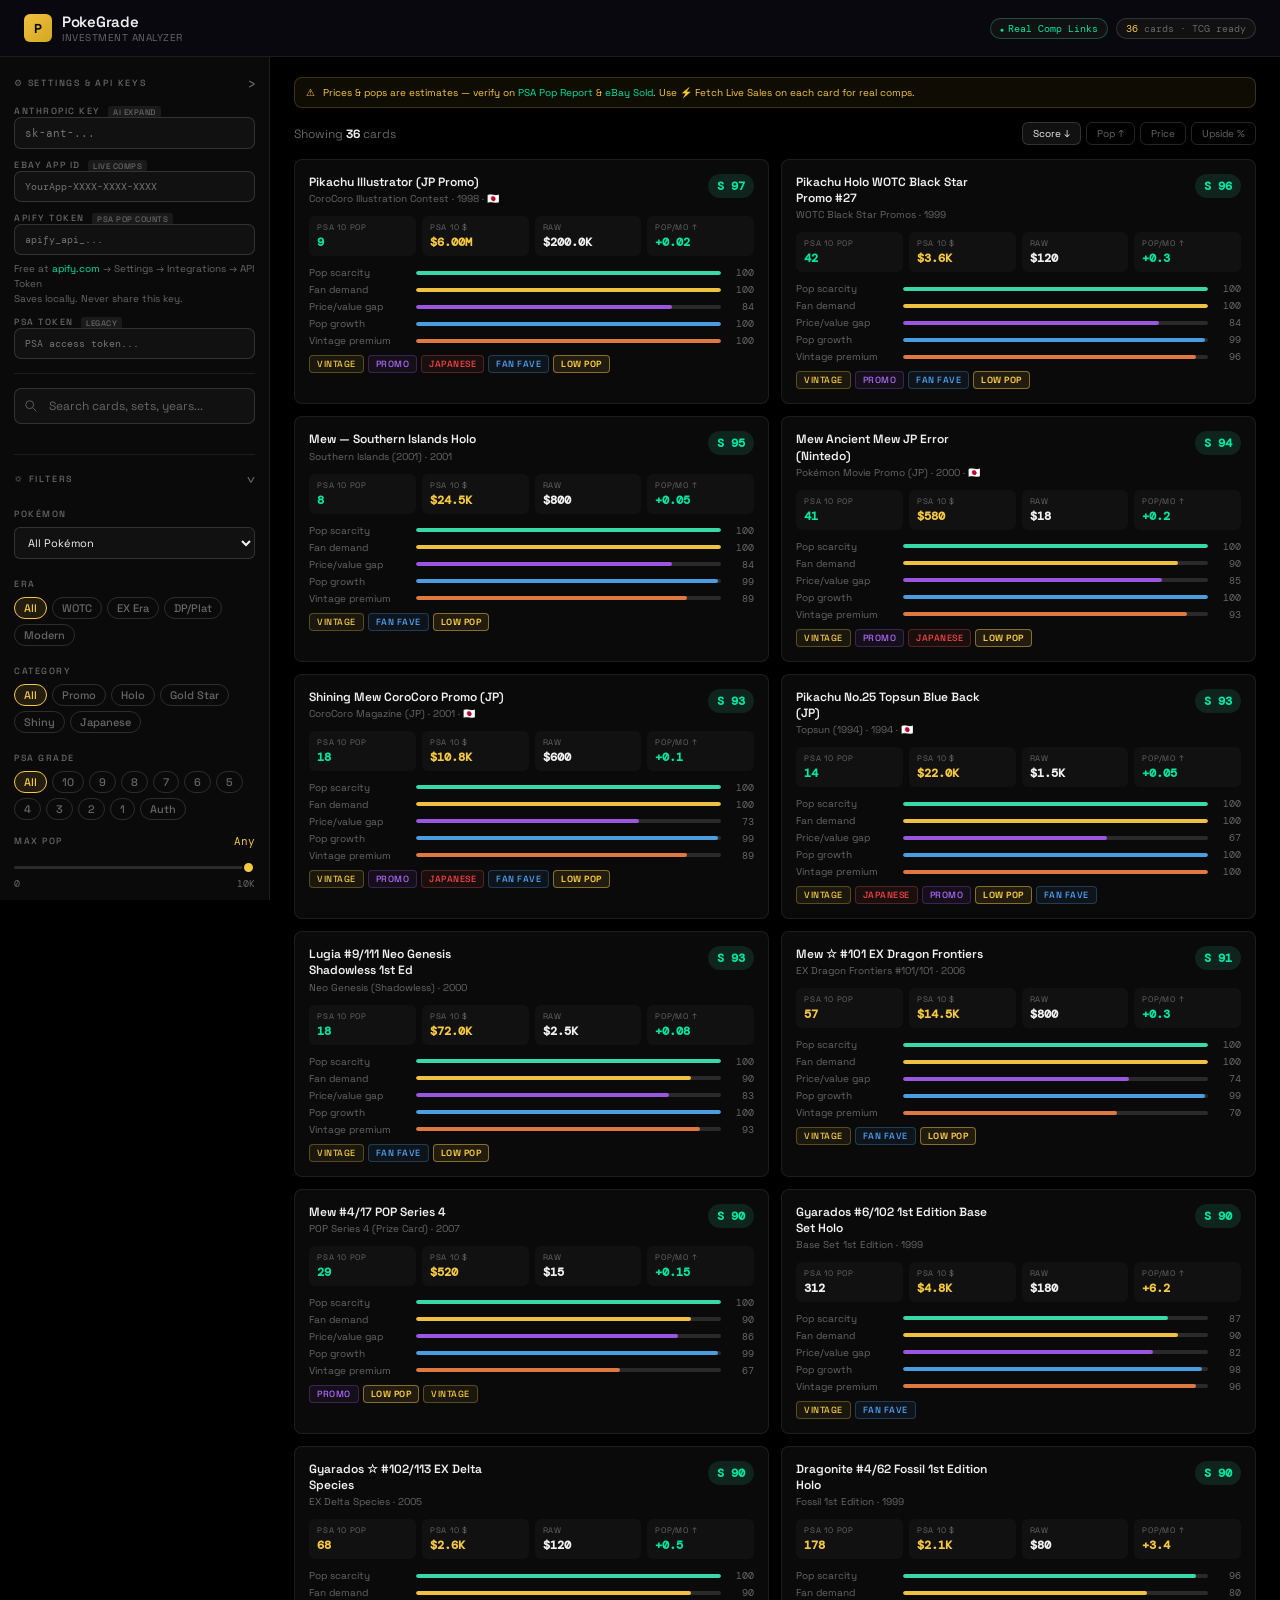
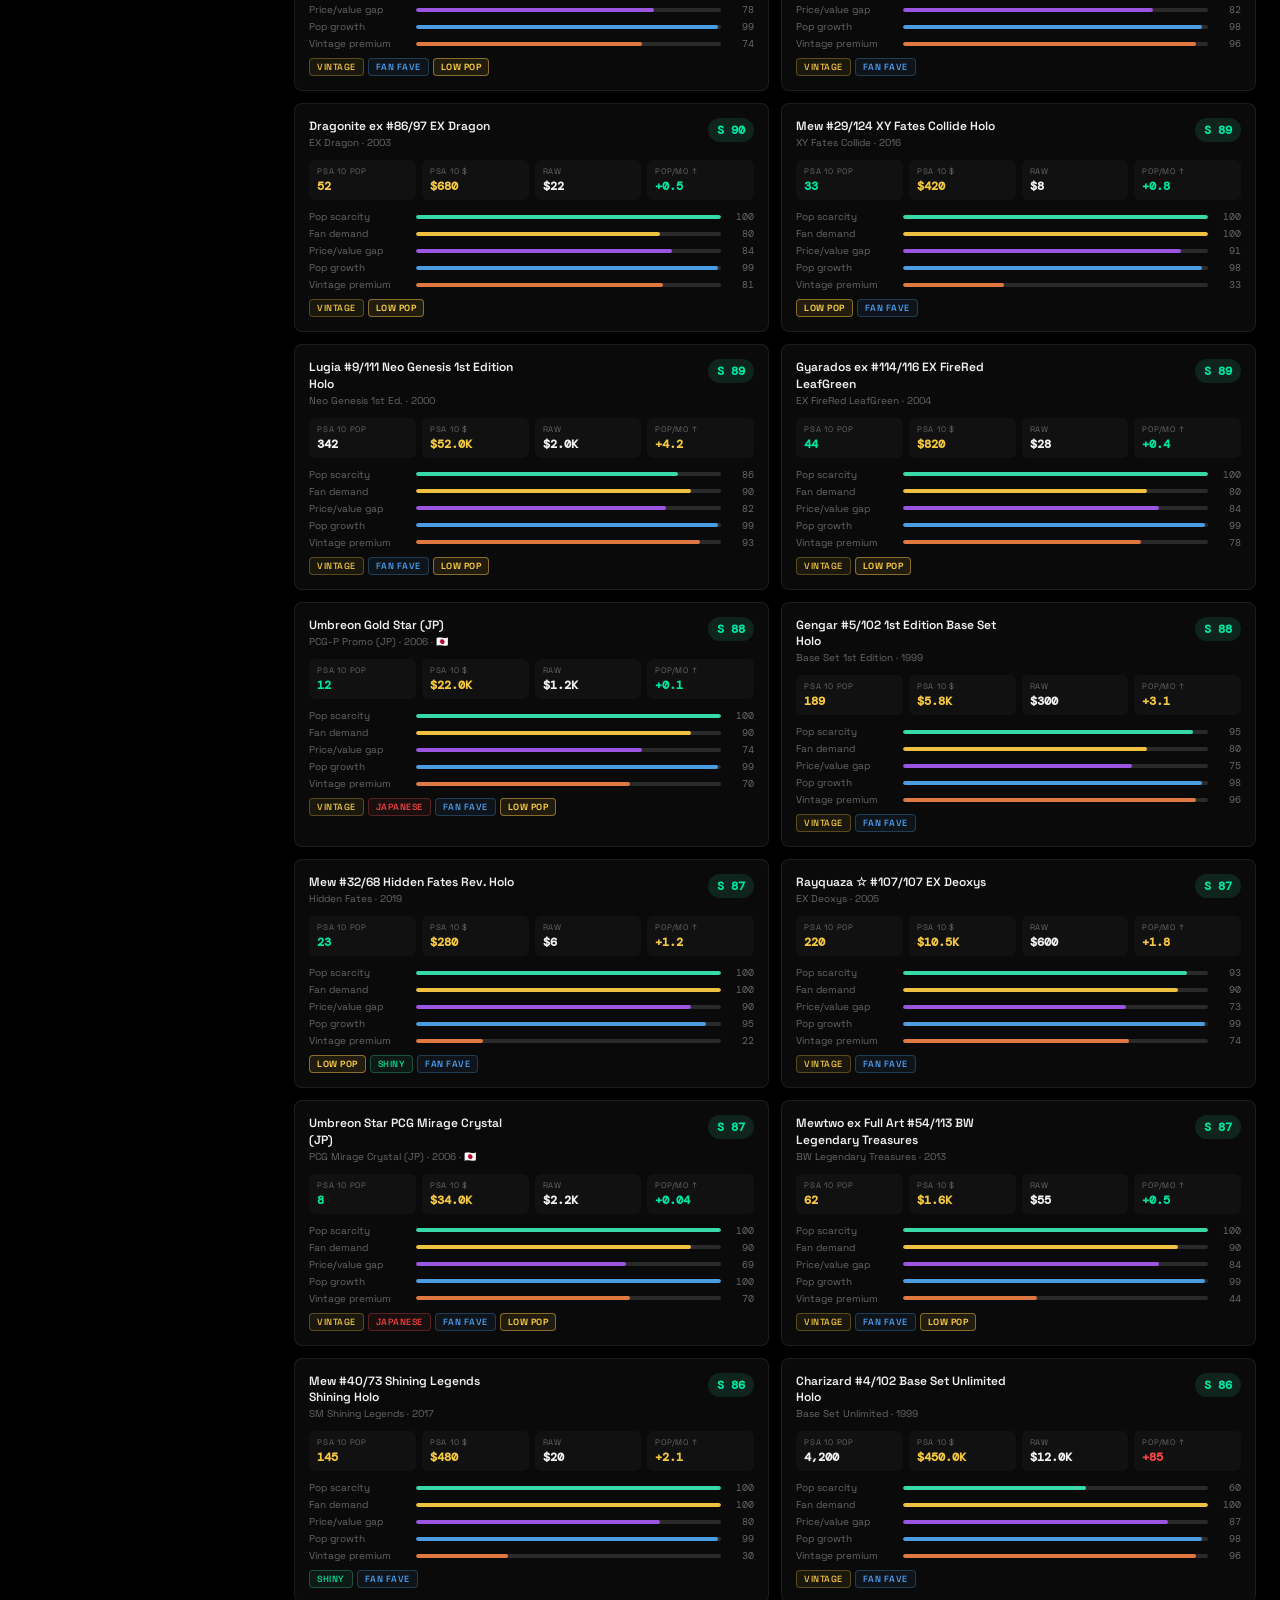
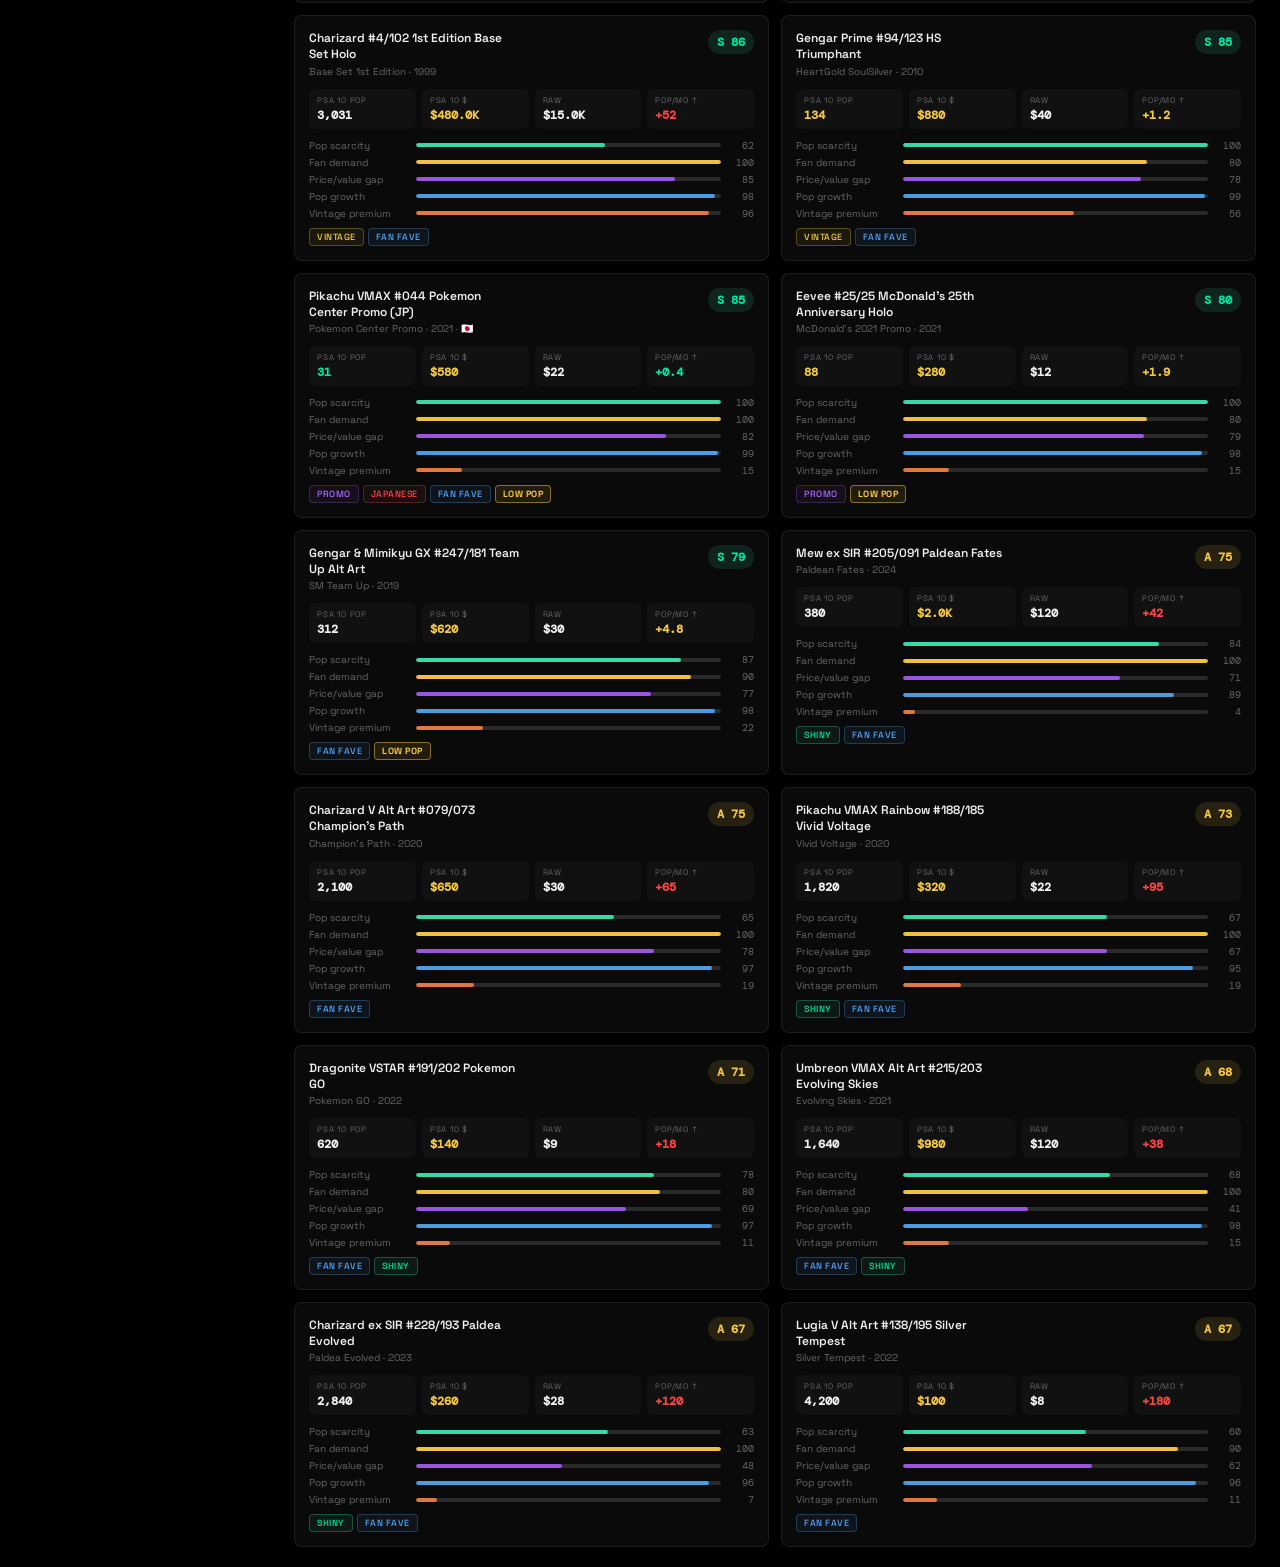
<file: index (6).html>
<!DOCTYPE html>
<html lang="en">
<head>
<meta charset="UTF-8">
<meta name="viewport" content="width=device-width, initial-scale=1.0">
<title>PokeGrade — Card Investment Analyzer</title>
<link href="https://fonts.googleapis.com/css2?family=Space+Grotesk:wght@300;400;500;600;700&family=DM+Mono:wght@400;500&display=swap" rel="stylesheet">
<style>

:root {
  --bg:#000000; --bg2:#0a0a0a; --bg3:#111111; --bg4:#1a1a1a;
  --border:rgba(255,255,255,0.08); --border2:rgba(255,255,255,0.14);
  --text:#f0f0f0; --muted:#666666; --dim:#2a2a2a;
  --gold:#f5c842; --gold2:#d4a820;
  --mint:#00e5a0; --red:#ff4444; --blue:#4da6ff; --purple:#b06aff;
}
*{margin:0;padding:0;box-sizing:border-box;}
html{background:var(--bg);color:var(--text);font-family:'Space Grotesk',sans-serif;}
body{min-height:100vh;}

/* ── Header ── */
header{border-bottom:1px solid var(--border);padding:14px 28px;display:flex;align-items:center;justify-content:space-between;background:rgba(9,9,15,0.95);position:sticky;top:0;z-index:100;backdrop-filter:blur(16px);}
.logo{display:flex;align-items:center;gap:10px;}
.logo-mark{width:30px;height:30px;border-radius:7px;background:linear-gradient(135deg,#f0c040,#d4a820);display:flex;align-items:center;justify-content:center;font-size:14px;font-weight:700;color:#09090f;}
.logo-text{font-size:16px;font-weight:600;letter-spacing:-0.3px;}
.logo-sub{font-size:10px;color:var(--muted);letter-spacing:0.5px;text-transform:uppercase;}
.hdr-right{display:flex;gap:8px;align-items:center;}
.hbadge{font-size:10px;font-family:'DM Mono',monospace;background:var(--bg3);border:1px solid var(--border2);padding:3px 9px;border-radius:20px;color:var(--muted);}
.hbadge.on{color:var(--mint);border-color:rgba(56,217,169,0.3);}
.hbadge.on::before{content:'● ';font-size:7px;}
#dbCount{color:var(--gold);}

/* ── Layout ── */
.app{display:grid;grid-template-columns:270px 1fr;min-height:calc(100vh - 57px);}
.sidebar{border-right:1px solid var(--border);padding:20px 16px;background:var(--bg2);overflow-y:auto;max-height:calc(100vh - 57px);position:sticky;top:57px;}
.main{padding:24px 28px;overflow-y:auto;}

/* ── Sidebar elements ── */
.slabel{font-size:9px;letter-spacing:1.8px;text-transform:uppercase;color:var(--muted);font-weight:500;margin-bottom:8px;display:block;}
.sgroup{margin-bottom:18px;}

/* API key */
.key-wrap{position:relative;}
.key-input{width:100%;padding:8px 32px 8px 10px;background:var(--bg3);border:1px solid var(--border2);border-radius:7px;color:var(--text);font-family:'DM Mono',monospace;font-size:11px;outline:none;transition:border-color 0.2s;}
.key-input:focus{border-color:rgba(56,217,169,0.4);}
.key-check{position:absolute;right:9px;top:50%;transform:translateY(-50%);font-size:12px;color:var(--mint);}
.key-hint{font-size:10px;color:var(--muted);margin-top:5px;line-height:1.5;}
.key-hint a{color:var(--mint);text-decoration:none;}

/* Search */
.search-wrap{position:relative;margin-bottom:16px;}
.search-wrap svg{position:absolute;left:10px;top:50%;transform:translateY(-50%);opacity:0.35;}
.search-input{width:100%;padding:9px 10px 9px 34px;background:var(--bg3);border:1px solid var(--border2);border-radius:7px;color:var(--text);font-family:inherit;font-size:12px;outline:none;transition:border-color 0.2s;}
.search-input:focus{border-color:rgba(240,192,64,0.35);}
.search-input::placeholder{color:var(--muted);}

/* Range sliders */
.range-row{margin-bottom:4px;}
.range-top{display:flex;justify-content:space-between;margin-bottom:4px;}
.range-lbl{font-size:11px;color:var(--muted);}
.range-val{font-size:11px;font-family:'DM Mono',monospace;color:var(--gold);}
input[type=range]{-webkit-appearance:none;width:100%;height:3px;background:var(--dim);border-radius:2px;outline:none;cursor:pointer;}
input[type=range]::-webkit-slider-thumb{-webkit-appearance:none;width:13px;height:13px;border-radius:50%;background:var(--gold);cursor:pointer;border:2px solid var(--bg2);}
.range-ends{display:flex;justify-content:space-between;font-size:10px;font-family:'DM Mono',monospace;color:var(--muted);margin-top:3px;}

/* Chips */
.chip-row{display:flex;flex-wrap:wrap;gap:5px;margin-top:4px;}
.chip{padding:4px 10px;border-radius:20px;font-size:11px;font-weight:500;cursor:pointer;border:1px solid var(--border2);background:transparent;color:var(--muted);transition:all 0.15s;user-select:none;}
.chip:hover{border-color:var(--gold);color:var(--gold);}
.chip.active{background:rgba(240,192,64,0.1);border-color:var(--gold);color:var(--gold);}

/* Weight sliders */
.wrow{display:flex;align-items:center;gap:8px;margin-bottom:7px;}
.wname{font-size:11px;color:var(--text);width:100px;flex-shrink:0;}
.wval{font-size:10px;font-family:'DM Mono',monospace;color:var(--muted);width:16px;text-align:right;}

/* Run + expand buttons */
.run-btn{width:100%;padding:11px;border-radius:8px;font-size:13px;font-weight:600;background:var(--gold);color:#09090f;border:none;cursor:pointer;font-family:inherit;margin-top:4px;letter-spacing:-0.2px;transition:background 0.15s,transform 0.1s;}
.run-btn:hover{background:var(--gold2);}
.run-btn:active{transform:scale(0.98);}
.run-btn:disabled{opacity:0.5;cursor:not-allowed;}

/* AI Expand button */
.expand-btn{width:100%;padding:9px;border-radius:8px;font-size:12px;font-weight:500;background:rgba(74,157,224,0.1);color:var(--blue);border:1px solid rgba(74,157,224,0.3);cursor:pointer;font-family:inherit;margin-top:8px;transition:all 0.2s;display:flex;align-items:center;justify-content:center;gap:6px;}
.expand-btn:hover{background:rgba(74,157,224,0.18);}
.expand-btn:disabled{opacity:0.45;cursor:not-allowed;}
.expand-progress{font-size:10px;font-family:'DM Mono',monospace;color:var(--muted);text-align:center;margin-top:6px;min-height:14px;}

/* Algo box */
.algo-box{margin-top:16px;padding:13px;background:var(--bg3);border-radius:8px;border:1px solid var(--border);}
.algo-box h4{font-size:10px;color:var(--gold);letter-spacing:0.5px;margin-bottom:7px;}
.algo-formula{font-family:'DM Mono',monospace;font-size:10px;color:var(--mint);padding:7px 9px;background:var(--bg2);border-radius:5px;line-height:1.9;}

/* ── Main area ── */
.notice{background:rgba(240,192,64,0.06);border:1px solid rgba(240,192,64,0.2);border-radius:8px;padding:9px 13px;margin-bottom:18px;font-size:11px;color:var(--gold);display:flex;align-items:center;gap:8px;line-height:1.5;}
.notice a{color:var(--mint);text-decoration:none;}

.toolbar{display:flex;align-items:center;justify-content:space-between;margin-bottom:18px;flex-wrap:wrap;gap:10px;}
.result-info{font-size:12px;color:var(--muted);}
.result-info strong{color:var(--text);}
.sort-row{display:flex;gap:5px;}
.sort-btn{font-size:11px;padding:5px 11px;border-radius:6px;cursor:pointer;border:1px solid var(--border2);background:transparent;color:var(--muted);font-family:inherit;transition:all 0.15s;}
.sort-btn.active{background:var(--bg3);color:var(--text);border-color:var(--border2);}

/* ── Card grid ── */
.cards-grid{display:grid;grid-template-columns:repeat(auto-fill,minmax(330px,1fr));gap:12px;}

/* ── Card ── */
.card{background:var(--bg2);border:1px solid var(--border);border-radius:10px;padding:16px;cursor:pointer;transition:border-color 0.2s,box-shadow 0.2s;position:relative;overflow:hidden;}
.card::before{content:'';position:absolute;top:0;left:0;right:0;height:2px;background:linear-gradient(90deg,transparent,var(--score-color,var(--gold)),transparent);opacity:0;transition:opacity 0.2s;}
.card:hover{border-color:var(--border2);box-shadow:0 4px 20px rgba(0,0,0,0.3);}
.card:hover::before,.card.open::before{opacity:1;}
.card.open{border-color:rgba(240,192,64,0.25);}

.card-top{display:flex;justify-content:space-between;align-items:flex-start;margin-bottom:11px;}
.card-name{font-size:13px;font-weight:600;line-height:1.35;max-width:210px;}
.card-set{font-size:10px;color:var(--muted);margin-top:2px;}
.score-pill{padding:4px 9px;border-radius:20px;font-size:12px;font-weight:700;font-family:'DM Mono',monospace;flex-shrink:0;}
.score-s{background:rgba(56,217,169,0.12);color:var(--mint);}
.score-a{background:rgba(240,192,64,0.12);color:var(--gold);}
.score-b{background:rgba(74,157,224,0.12);color:var(--blue);}
.score-c{background:rgba(98,98,122,0.12);color:var(--muted);}

/* Metrics row — tighter */
.metrics{display:grid;grid-template-columns:repeat(4,1fr);gap:6px;margin-bottom:10px;}
.metric{background:var(--bg3);border-radius:6px;padding:7px 8px;}
.metric-lbl{font-size:9px;color:var(--muted);text-transform:uppercase;letter-spacing:0.8px;margin-bottom:2px;}
.metric-val{font-size:13px;font-weight:600;font-family:'DM Mono',monospace;}
.v-green{color:var(--mint);} .v-gold{color:var(--gold);} .v-red{color:var(--red);} .v-blue{color:var(--blue);}

/* Score bars */
.bars{margin-bottom:8px;}
.brow{display:flex;align-items:center;gap:7px;margin-bottom:4px;}
.bname{font-size:10px;color:var(--muted);width:100px;flex-shrink:0;}
.btrack{flex:1;height:4px;background:var(--dim);border-radius:2px;overflow:hidden;}
.bfill{height:100%;border-radius:2px;transition:width 0.6s cubic-bezier(.2,.8,.2,1);}
.bscore{font-size:10px;font-family:'DM Mono',monospace;color:var(--muted);width:26px;text-align:right;}

/* Tags */
.tags{display:flex;flex-wrap:wrap;gap:4px;margin-top:8px;}
.tag{font-size:9px;padding:2px 7px;border-radius:4px;font-weight:500;border:1px solid;text-transform:uppercase;letter-spacing:0.5px;}
.tag-vintage{border-color:rgba(240,192,64,0.3);color:var(--gold);background:rgba(240,192,64,0.07);}
.tag-promo{border-color:rgba(155,85,224,0.3);color:var(--purple);background:rgba(155,85,224,0.07);}
.tag-japanese{border-color:rgba(224,85,85,0.3);color:var(--red);background:rgba(224,85,85,0.07);}
.tag-shiny{border-color:rgba(56,217,169,0.3);color:var(--mint);background:rgba(56,217,169,0.07);}
.tag-fan-fave{border-color:rgba(74,157,224,0.3);color:var(--blue);background:rgba(74,157,224,0.07);}
.tag-low-pop{border-color:rgba(240,192,64,0.5);color:var(--gold);background:rgba(240,192,64,0.1);font-weight:700;}
.tag-ai{border-color:rgba(56,217,169,0.25);color:var(--mint);background:rgba(56,217,169,0.06);}

/* Expand panel */
.detail{display:none;margin-top:12px;padding-top:12px;border-top:1px solid var(--border);}
.detail.open{display:block;}

.dgrid{display:grid;grid-template-columns:1fr 1fr;gap:7px;margin-bottom:10px;}
.ditem .dk{font-size:10px;color:var(--muted);margin-bottom:2px;}
.ditem .dv{font-size:11px;font-family:'DM Mono',monospace;color:var(--text);}
.rationale{font-size:11px;color:var(--muted);line-height:1.6;padding:9px 11px;background:var(--bg3);border-radius:6px;border-left:2px solid var(--gold);}

/* Sparkline */
.spark-wrap{margin-top:12px;padding-top:12px;border-top:1px solid var(--border);}
.spark-hdr{display:flex;align-items:center;justify-content:space-between;margin-bottom:7px;}
.spark-title{font-size:9px;letter-spacing:1.5px;text-transform:uppercase;color:var(--muted);font-weight:500;}
.spark-btns{display:flex;gap:3px;}
.spark-btn{font-size:10px;padding:2px 7px;border-radius:4px;cursor:pointer;border:1px solid var(--border);background:transparent;color:var(--muted);font-family:inherit;transition:all 0.15s;}
.spark-btn.active{background:var(--bg4);color:var(--text);border-color:var(--border2);}
canvas.spark{width:100%;height:68px;display:block;}
.spark-foot{display:flex;justify-content:space-between;margin-top:5px;}
.spark-stat{font-size:10px;font-family:'DM Mono',monospace;}
.spark-stat .sk{font-size:9px;color:var(--muted);text-transform:uppercase;letter-spacing:0.8px;display:block;margin-bottom:1px;}

/* Sales panel */
.sales-wrap{margin-top:12px;padding-top:12px;border-top:1px solid var(--border);}
.sales-hdr{display:flex;align-items:center;justify-content:space-between;margin-bottom:9px;}
.sales-title{font-size:9px;letter-spacing:1.5px;text-transform:uppercase;color:var(--muted);font-weight:500;}
.fetch-btn{display:flex;align-items:center;gap:5px;padding:5px 11px;border-radius:6px;font-size:10px;font-weight:600;background:rgba(74,157,224,0.1);border:1px solid rgba(74,157,224,0.3);color:var(--blue);cursor:pointer;font-family:inherit;transition:all 0.2s;}
.fetch-btn:hover{background:rgba(74,157,224,0.2);}
.fetch-btn:disabled{opacity:0.4;cursor:not-allowed;}
.mini-spin{width:9px;height:9px;border:1.5px solid rgba(74,157,224,0.3);border-top-color:var(--blue);border-radius:50%;animation:spin 0.7s linear infinite;display:none;}
@keyframes spin{to{transform:rotate(360deg);}}
.sale-row{display:grid;grid-template-columns:88px 1fr 80px;align-items:center;gap:6px;padding:5px 8px;border-radius:5px;background:var(--bg3);font-size:10px;margin-bottom:3px;}
.sale-date{font-family:'DM Mono',monospace;color:var(--muted);}
.sale-plat{color:var(--muted);}
.sale-price{font-family:'DM Mono',monospace;font-weight:600;color:var(--mint);text-align:right;}
.trend-row{display:flex;align-items:center;justify-content:space-between;margin-top:7px;padding:7px 9px;border-radius:6px;background:var(--bg);border:1px solid var(--border);font-size:10px;}
.trlbl{color:var(--muted);}
.trbadge{display:inline-flex;align-items:center;gap:3px;padding:2px 7px;border-radius:4px;font-size:9px;font-weight:600;font-family:'DM Mono',monospace;}
.trbadge-up{background:rgba(56,217,169,0.1);color:var(--mint);border:1px solid rgba(56,217,169,0.22);}
.trbadge-dn{background:rgba(224,85,85,0.1);color:var(--red);border:1px solid rgba(224,85,85,0.22);}
.trbadge-fl{background:rgba(240,192,64,0.1);color:var(--gold);border:1px solid rgba(240,192,64,0.22);}
.trval{font-family:'DM Mono',monospace;font-weight:600;}
.sales-err{font-size:10px;color:var(--red);padding:7px 9px;background:rgba(224,85,85,0.07);border-radius:5px;border:1px solid rgba(224,85,85,0.2);line-height:1.5;}
.sales-ph{font-size:10px;color:var(--muted);padding:4px 0;}

/* Skeleton / loading */
@keyframes pulse{0%,100%{opacity:0.3}50%{opacity:0.7}}
.skeleton-card{background:var(--bg2);border:1px solid var(--border);border-radius:10px;padding:16px;animation:pulse 1.5s ease-in-out infinite;}
.skel{background:var(--bg3);border-radius:4px;margin-bottom:7px;}

/* Empty */
.empty{text-align:center;padding:60px 20px;color:var(--muted);}
.empty h3{font-size:17px;margin-bottom:7px;color:var(--text);}

@media(max-width:860px){
  .app{grid-template-columns:1fr;}
  .sidebar{max-height:none;position:static;border-right:none;border-bottom:1px solid var(--border);}
  .metrics{grid-template-columns:repeat(2,1fr);}
  .cards-grid{grid-template-columns:1fr;}
}

  /* Comp links */
  .comp-link{display:flex;align-items:center;gap:8px;padding:7px 10px;border-radius:6px;background:var(--bg3);border:1px solid var(--border);text-decoration:none;color:var(--text);font-size:11px;transition:border-color 0.15s,background 0.15s;}
  .comp-link:hover{border-color:var(--border2);background:var(--bg4);}
  .comp-link span:nth-child(2){flex:1;}
  .comp-dot{width:7px;height:7px;border-radius:50%;flex-shrink:0;}
  .comp-arrow{color:var(--muted);font-size:12px;}


.psa-confirmed{animation:fadeUp 0.3s ease both;}


  /* Collapsible sections */
  .collapsible-hdr{display:flex;align-items:center;justify-content:space-between;cursor:pointer;padding:2px 0;user-select:none;}
  .collapsible-hdr:hover .slabel{color:var(--text);}
  .collapse-arrow{color:var(--muted);font-size:1rem;transition:transform 0.2s;transform:rotate(0deg);line-height:1;}
  .collapse-arrow.open{transform:rotate(90deg);}
  .collapsible-body{display:none;overflow:hidden;}
  .collapsible-body.open{display:block;}
  .mini-label{font-size:9px;letter-spacing:1.5px;text-transform:uppercase;color:var(--muted);font-weight:500;}
  .badge-tag{font-size:8px;padding:1px 5px;border-radius:3px;background:var(--bg4);color:var(--muted);margin-left:4px;letter-spacing:0.5px;vertical-align:middle;}

  /* Cleaner header */
  header{padding:12px 24px;}
  .logo-mark{width:28px;height:28px;border-radius:6px;font-size:13px;}
  .logo-text{font-size:15px;}

  /* Cleaner sidebar */
  .sidebar{padding:16px 14px;}
  .sgroup{margin-bottom:14px;padding-bottom:14px;border-bottom:1px solid var(--border);}
  .sgroup:last-child{border-bottom:none;}

  /* Tighter chips */
  .chip{padding:3px 9px;font-size:11px;}

  /* Range top inline */
  .range-top{display:flex;justify-content:space-between;align-items:center;margin-bottom:5px;}

  /* Cleaner cards */
  .card{border-radius:8px;padding:14px;}
  .card-name{font-size:12px;}
  .card-set{font-size:10px;}
  .metric{padding:6px 8px;}
  .metric-lbl{font-size:8px;}
  .metric-val{font-size:12px;}

  /* Cleaner main */
  .main{padding:20px 24px;}
  .notice{font-size:10px;padding:7px 11px;margin-bottom:14px;}

  /* Better toolbar */
  .toolbar{margin-bottom:14px;}
  .sort-btn{font-size:10px;padding:4px 10px;}

</style>
</head>
<body>

<header>
  <div class="logo">
    <div class="logo-mark">P</div>
    <div>
      <div class="logo-text">PokeGrade</div>
      <div class="logo-sub">Investment Analyzer</div>
    </div>
  </div>
  <div class="hdr-right">
    <div class="hbadge on">Real Comp Links</div>
    <div class="hbadge"><span id="dbCount">36</span> cards · <span id="tcgStatus" style="color:var(--muted)">TCG ready</span></div>
  </div>
</header>

<div class="app">
  <aside class="sidebar">

    <!-- ⚙ Settings (collapsed by default) -->
    <div class="sgroup">
      <div class="collapsible-hdr" onclick="toggleSection('settingsBody','settingsArrow')">
        <span class="slabel" style="margin-bottom:0">&#9881; Settings &amp; API Keys</span>
        <span class="collapse-arrow" id="settingsArrow">&#8250;</span>
      </div>
      <div class="collapsible-body open" id="settingsBody">
        <div style="margin-top:12px">
          <div class="mini-label">Anthropic Key <span class="badge-tag">AI Expand</span></div>
          <div class="key-wrap">
            <input class="key-input" type="password" id="apiKey" placeholder="sk-ant-..." oninput="saveKey(this.value)">
            <span class="key-check" id="keyCheck"></span>
          </div>
        </div>
        <div style="margin-top:10px">
          <div class="mini-label">eBay App ID <span class="badge-tag">Live Comps</span></div>
          <div class="key-wrap">
            <input class="key-input" type="text" id="ebayAppId" placeholder="YourApp-XXXX-XXXX-XXXX" oninput="saveEbayKey(this.value)" style="font-size:10px;">
            <span class="key-check" id="ebayKeyCheck"></span>
          </div>
        </div>
        <div style="margin-top:10px">
          <div class="mini-label">Apify Token <span class="badge-tag">PSA Pop Counts</span></div>
          <div class="key-wrap">
            <input class="key-input" type="password" id="apifyToken" placeholder="apify_api_..." oninput="saveApifyToken(this.value)" style="font-size:10px;">
            <span class="key-check" id="apifyTokenCheck"></span>
          </div>
          <div class="key-hint" style="margin-top:6px">
            Free at <a href="https://apify.com" target="_blank">apify.com</a> → Settings → Integrations → API Token<br>
            Saves locally. Never share this key.
          </div>
        </div>
        <div style="margin-top:10px">
          <div class="mini-label">PSA Token <span class="badge-tag">Legacy</span></div>
          <div class="key-wrap">
            <input class="key-input" type="password" id="psaToken" placeholder="PSA access token..." oninput="savePsaToken(this.value)" style="font-size:10px;">
            <span class="key-check" id="psaTokenCheck"></span>
          </div>
        </div>
      </div>
    </div>

    <!-- Search -->
    <div class="sgroup">
      <div class="search-wrap">
        <svg width="14" height="14" viewBox="0 0 16 16" fill="none" stroke="white"><circle cx="6.5" cy="6.5" r="4.5"/><path d="M10.5 10.5L14 14" stroke-linecap="round"/></svg>
        <input class="search-input" type="text" id="cardSearch" placeholder="Search cards, sets, years..." oninput="if(analysisRun)renderCards()">
      </div>
    </div>

    <!-- Filters -->
    <div class="sgroup">
      <div class="collapsible-hdr" onclick="toggleSection('filtersBody','filtersArrow')">
        <span class="slabel" style="margin-bottom:0">&#9965; Filters</span>
        <span class="collapse-arrow open" id="filtersArrow">&#8250;</span>
      </div>
      <div class="collapsible-body open" id="filtersBody">
        <div style="margin-top:12px">
          <span class="mini-label">Pokémon</span>
          <div style="display:flex;gap:6px;margin-top:5px;align-items:center;">
            <select id="pokemonSelect" onchange="onPokemonSelect(this.value)"  style="flex:1;background:var(--bg3);border:1px solid var(--border2);color:var(--text);font-family:inherit;font-size:11px;padding:7px 9px;border-radius:6px;outline:none;cursor:pointer;">
              <option value="all">All Pokémon</option>
              <optgroup label="⭐ Fan Favorites">
                <option value="pikachu">Pikachu</option>
                <option value="charizard">Charizard</option>
                <option value="mew">Mew</option>
                <option value="mewtwo">Mewtwo</option>
                <option value="lugia">Lugia</option>
                <option value="umbreon">Umbreon</option>
                <option value="gengar">Gengar</option>
                <option value="eevee">Eevee</option>
                <option value="rayquaza">Rayquaza</option>
                <option value="gyarados">Gyarados</option>
                <option value="dragonite">Dragonite</option>
                <option value="blaziken">Blaziken</option>
                <option value="garchomp">Garchomp</option>
                <option value="lucario">Lucario</option>
                <option value="gardevoir">Gardevoir</option>
                <option value="sylveon">Sylveon</option>
              </optgroup>
              <optgroup label="── Gen 1 (Kanto)">
                <option value="bulbasaur">Bulbasaur</option>
                <option value="charmander">Charmander</option>
                <option value="squirtle">Squirtle</option>
                <option value="blastoise">Blastoise</option>
                <option value="venusaur">Venusaur</option>
                <option value="alakazam">Alakazam</option>
                <option value="machamp">Machamp</option>
                <option value="golem">Golem</option>
                <option value="nidoking">Nidoking</option>
                <option value="clefable">Clefable</option>
                <option value="jolteon">Jolteon</option>
                <option value="flareon">Flareon</option>
                <option value="vaporeon">Vaporeon</option>
                <option value="snorlax">Snorlax</option>
                <option value="articuno">Articuno</option>
                <option value="zapdos">Zapdos</option>
                <option value="moltres">Moltres</option>
              </optgroup>
              <optgroup label="── Gen 2 (Johto)">
                <option value="ho-oh">Ho-Oh</option>
                <option value="celebi">Celebi</option>
                <option value="espeon">Espeon</option>
                <option value="tyranitar">Tyranitar</option>
                <option value="suicune">Suicune</option>
                <option value="entei">Entei</option>
                <option value="raikou">Raikou</option>
                <option value="ampharos">Ampharos</option>
              </optgroup>
              <optgroup label="── Gen 3 (Hoenn)">
                <option value="kyogre">Kyogre</option>
                <option value="groudon">Groudon</option>
                <option value="deoxys">Deoxys</option>
                <option value="latias">Latias</option>
                <option value="latios">Latios</option>
                <option value="absol">Absol</option>
                <option value="flygon">Flygon</option>
                <option value="salamence">Salamence</option>
                <option value="metagross">Metagross</option>
              </optgroup>
              <optgroup label="── Gen 4 (Sinnoh)">
                <option value="dialga">Dialga</option>
                <option value="palkia">Palkia</option>
                <option value="giratina">Giratina</option>
                <option value="leafeon">Leafeon</option>
                <option value="glaceon">Glaceon</option>
                <option value="togekiss">Togekiss</option>
                <option value="rotom">Rotom</option>
              </optgroup>
              <optgroup label="── Gen 5 (Unova)">
                <option value="reshiram">Reshiram</option>
                <option value="zekrom">Zekrom</option>
                <option value="kyurem">Kyurem</option>
                <option value="zoroark">Zoroark</option>
                <option value="chandelure">Chandelure</option>
              </optgroup>
              <optgroup label="── Gen 6 (Kalos)">
                <option value="xerneas">Xerneas</option>
                <option value="yveltal">Yveltal</option>
                <option value="zygarde">Zygarde</option>
                <option value="greninja">Greninja</option>
              </optgroup>
              <optgroup label="── Gen 7 (Alola)">
                <option value="solgaleo">Solgaleo</option>
                <option value="lunala">Lunala</option>
                <option value="necrozma">Necrozma</option>
                <option value="mimikyu">Mimikyu</option>
              </optgroup>
              <optgroup label="── Gen 8 (Galar)">
                <option value="zacian">Zacian</option>
                <option value="zamazenta">Zamazenta</option>
                <option value="eternatus">Eternatus</option>
                <option value="urshifu">Urshifu</option>
              </optgroup>
              <optgroup label="── Gen 9 (Paldea)">
                <option value="koraidon">Koraidon</option>
                <option value="miraidon">Miraidon</option>
                <option value="iron-valiant">Iron Valiant</option>
                <option value="roaring-moon">Roaring Moon</option>
              </optgroup>
            </select>
          </div>
          <div id="pokemonChips" style="display:none"></div>
        </div>
        <div style="margin-top:12px">
          <span class="mini-label">Era</span>
          <div class="chip-row" id="eraChips" style="margin-top:5px">
            <div class="chip active" onclick="toggleChip(this,'era')" data-val="all">All</div>
            <div class="chip" onclick="toggleChip(this,'era')" data-val="wotc">WOTC</div>
            <div class="chip" onclick="toggleChip(this,'era')" data-val="ex">EX Era</div>
            <div class="chip" onclick="toggleChip(this,'era')" data-val="dp">DP/Plat</div>
            <div class="chip" onclick="toggleChip(this,'era')" data-val="modern">Modern</div>
          </div>
        </div>
        <div style="margin-top:12px">
          <span class="mini-label">Category</span>
          <div class="chip-row" id="catChips" style="margin-top:5px">
            <div class="chip active" onclick="toggleChip(this,'cat')" data-val="all">All</div>
            <div class="chip" onclick="toggleChip(this,'cat')" data-val="promo">Promo</div>
            <div class="chip" onclick="toggleChip(this,'cat')" data-val="holo">Holo</div>
            <div class="chip" onclick="toggleChip(this,'cat')" data-val="gold-star">Gold Star</div>
            <div class="chip" onclick="toggleChip(this,'cat')" data-val="shiny">Shiny</div>
            <div class="chip" onclick="toggleChip(this,'cat')" data-val="japanese">Japanese</div>
          </div>
        </div>
        <div style="margin-top:12px">
          <span class="mini-label">PSA Grade</span>
          <div class="chip-row" id="gradeChips" style="margin-top:5px">
            <div class="chip active" onclick="toggleChip(this,'grade')" data-val="all">All</div>
            <div class="chip" onclick="toggleChip(this,'grade')" data-val="10">10</div>
            <div class="chip" onclick="toggleChip(this,'grade')" data-val="9">9</div>
            <div class="chip" onclick="toggleChip(this,'grade')" data-val="8">8</div>
            <div class="chip" onclick="toggleChip(this,'grade')" data-val="7">7</div>
            <div class="chip" onclick="toggleChip(this,'grade')" data-val="6">6</div>
            <div class="chip" onclick="toggleChip(this,'grade')" data-val="5">5</div>
            <div class="chip" onclick="toggleChip(this,'grade')" data-val="4">4</div>
            <div class="chip" onclick="toggleChip(this,'grade')" data-val="3">3</div>
            <div class="chip" onclick="toggleChip(this,'grade')" data-val="2">2</div>
            <div class="chip" onclick="toggleChip(this,'grade')" data-val="1">1</div>
            <div class="chip" onclick="toggleChip(this,'grade')" data-val="auth">Auth</div>
          </div>
        </div>
        <div style="margin-top:14px">
          <div class="range-top"><span class="mini-label">Max Pop</span><span class="range-val" id="popVal">Any</span></div>
          <input type="range" id="popRange" min="0" max="10000" value="10000" step="100" oninput="document.getElementById('popVal').textContent=parseInt(this.value)>=10000?'Any':'≤ '+parseInt(this.value).toLocaleString();if(analysisRun)renderCards()">
          <div class="range-ends"><span>0</span><span>10K</span></div>
        </div>
        <div style="margin-top:12px">
          <div class="range-top"><span class="mini-label">Max Price</span><span class="range-val" id="priceVal">Any</span></div>
          <input type="range" id="priceRange" min="0" max="100" value="100" step="1" oninput="onPriceSlide(this.value)">
          <div class="range-ends"><span>$0</span><span>$10M</span></div>
        </div>
      </div>
    </div>

    <!-- Score Weights -->
    <div class="sgroup">
      <div class="collapsible-hdr" onclick="toggleSection('weightsBody','weightsArrow')">
        <span class="slabel" style="margin-bottom:0">&#9868; Score Weights</span>
        <span class="collapse-arrow" id="weightsArrow">&#8250;</span>
      </div>
      <div class="collapsible-body" id="weightsBody">
        <div style="margin-top:12px" id="weightSliders">
          <div class="wrow"><span class="wname">Pop Scarcity</span><input type="range" min="0" max="10" value="8" class="weight-input" data-key="popScarcity" style="flex:1;height:3px" oninput="updateWeights()"><span class="wval" id="w-popScarcity">8</span></div>
          <div class="wrow"><span class="wname">Fan Demand</span><input type="range" min="0" max="10" value="7" class="weight-input" data-key="fanDemand" style="flex:1;height:3px" oninput="updateWeights()"><span class="wval" id="w-fanDemand">7</span></div>
          <div class="wrow"><span class="wname">Price / Value</span><input type="range" min="0" max="10" value="6" class="weight-input" data-key="priceValue" style="flex:1;height:3px" oninput="updateWeights()"><span class="wval" id="w-priceValue">6</span></div>
          <div class="wrow"><span class="wname">Pop Growth</span><input type="range" min="0" max="10" value="5" class="weight-input" data-key="popGrowth" style="flex:1;height:3px" oninput="updateWeights()"><span class="wval" id="w-popGrowth">5</span></div>
          <div class="wrow"><span class="wname">Vintage Age</span><input type="range" min="0" max="10" value="4" class="weight-input" data-key="vintage" style="flex:1;height:3px" oninput="updateWeights()"><span class="wval" id="w-vintage">4</span></div>
        </div>
      </div>
    </div>

    <button class="run-btn" id="runBtn" onclick="runAnalysis()">&#9889; Run Analysis</button>
    <button class="expand-btn" id="expandBtn" onclick="expandDatabase()">
      <span>&#10024;</span><span id="expandBtnTxt">AI Expand Database</span>
    </button>
    <div class="expand-progress" id="expandProgress"></div>

  </aside>

  <main class="main">

    <div class="notice">
      <span>&#9888;</span>
      <span>Prices &amp; pops are estimates — verify on <a href="https://www.psacard.com/pop" target="_blank">PSA Pop Report</a> &amp; <a href="https://www.ebay.com/sh/research" target="_blank">eBay Sold</a>. Use &#9889; Fetch Live Sales on each card for real comps.</span>
    </div>
    <div id="tcgLoadBar" style="display:none;background:var(--bg2);border:1px solid var(--border);border-radius:8px;padding:14px 16px;margin-bottom:16px;">
      <div style="display:flex;align-items:center;justify-content:space-between;margin-bottom:8px;">
        <span style="font-size:11px;color:var(--text);font-weight:600;" id="tcgLoadMsg">Loading cards...</span>
        <span style="font-size:10px;font-family:'DM Mono',monospace;color:var(--muted);" id="tcgLoadCount"></span>
      </div>
      <div style="height:3px;background:var(--dim);border-radius:2px;overflow:hidden;">
        <div id="tcgLoadProgress" style="height:100%;background:var(--gold);border-radius:2px;width:0%;transition:width 0.3s;"></div>
      </div>
    </div>

    <div class="toolbar">
      <div class="result-info">Showing <strong id="countDisplay">—</strong> cards</div>
      <div class="sort-row">
        <button class="sort-btn active" onclick="setSort('score',this)">Score &#8595;</button>
        <button class="sort-btn" onclick="setSort('pop',this)">Pop &#8593;</button>
        <button class="sort-btn" onclick="setSort('price',this)">Price</button>
        <button class="sort-btn" onclick="setSort('upside',this)">Upside %</button>
      </div>
    </div>

    <div class="cards-grid" id="cardsGrid"></div>

  </main>
</div>

<script>
// ─── Data ─────────────────────────────────────────────────────────────────────
const CARDS = [
  {
    id:1, name:"Mew ☆ #101 EX Dragon Frontiers", set:"EX Dragon Frontiers #101/101", year:2006,
    pokemon:"mew", era:"ex", cat:"gold-star", japanese:false,
    pop10:57, popGrowthPerMonth:0.3, marketPrice:12000, psa10Price:14500,
    rawPrice:800, fanTier:10,
    tags:["vintage","fan-fave","low-pop"],
    rationale:"Mew Gold Star sits at only 57 PSA 10 copies — one of the lowest genuine populations of any Gold Star. Foil wear kills grades. Fan demand is elite tier, Charizard Gold Star commands 3x more despite Mew being rarer in PSA 10.",
    detail:{ distribution:"EX Dragon Frontiers boosters", gradeRate:"~3%", psaSubmit:"~1,900", note:"Japanese version even scarcer" }
  },
  {
    id:2, name:"Shining Mew CoroCoro Promo (JP)", set:"CoroCoro Magazine (JP)", year:2001,
    pokemon:"mew", era:"wotc", cat:"promo", japanese:true,
    pop10:18, popGrowthPerMonth:0.1, marketPrice:9500, psa10Price:10800,
    rawPrice:600, fanTier:10,
    tags:["vintage","promo","japanese","fan-fave","low-pop"],
    rationale:"Magazine peel damage destroyed most copies. Pop 10 of just 18 is extraordinary for a 2001 promo. English collectors are just starting to notice Japanese promos — pricing hasn't caught up.",
    detail:{ distribution:"CoroCoro May 2001 insert", gradeRate:"<2%", psaSubmit:"~950", note:"Must be peeled from cardboard backing" }
  },
  {
    id:3, name:"Mew — Southern Islands Holo", set:"Southern Islands (2001)", year:2001,
    pokemon:"mew", era:"wotc", cat:"holo", japanese:false,
    pop10:8, popGrowthPerMonth:0.05, marketPrice:22000, psa10Price:24500,
    rawPrice:800, fanTier:10,
    tags:["vintage","fan-fave","low-pop"],
    rationale:"Single-digit PSA 10 pop. Cards were folded in booklets — centering and print lines are endemic. This is arguably the rarest English Mew in PSA 10 that most collectors don't know about.",
    detail:{ distribution:"Mail-in promotion 2001", gradeRate:"<1%", psaSubmit:"~780", note:"Booklet fold causes centering issues" }
  },
  {
    id:4, name:"Mew #29/124 XY Fates Collide Holo", set:"XY Fates Collide", year:2016,
    pokemon:"mew", era:"ex", cat:"holo", japanese:false,
    pop10:33, popGrowthPerMonth:0.8, marketPrice:280, psa10Price:420,
    rawPrice:8, fanTier:10,
    tags:["low-pop","fan-fave"],
    rationale:"Pop of 33 PSA 10s is shockingly low for a 2016 English holo. XY era is completely overlooked right now — priced at $220 but has 10x upside if XY nostalgia follows the Base Set trajectory.",
    detail:{ distribution:"XY Fates Collide booster packs", gradeRate:"~12%", psaSubmit:"~275", note:"Low submission rate — most copies are ungraded" }
  },
  {
    id:5, name:"Mew #32/68 Hidden Fates Rev. Holo", set:"Hidden Fates", year:2019,
    pokemon:"mew", era:"modern", cat:"holo", japanese:false,
    pop10:23, popGrowthPerMonth:1.2, marketPrice:180, psa10Price:280,
    rawPrice:6, fanTier:10,
    tags:["low-pop","shiny","fan-fave"],
    rationale:"Sub-25 PSA 10 pop on a modern reverse holo from a beloved set is remarkable. Reverse holos are dismissed vs Shiny Vaults — but this artifact of inattention is the opportunity.",
    detail:{ distribution:"Hidden Fates booster packs", gradeRate:"~8%", psaSubmit:"~290", note:"Shiny Vault cards capture all attention" }
  },
  {
    id:6, name:"Mew #40/73 Shining Legends Shining Holo", set:"SM Shining Legends", year:2017,
    pokemon:"mew", era:"modern", cat:"shiny", japanese:false,
    pop10:145, popGrowthPerMonth:2.1, marketPrice:380, psa10Price:480,
    rawPrice:20, fanTier:10,
    tags:["shiny","fan-fave"],
    rationale:"Beautiful alt-art shiny Mew from 2017. Most copies were played, not collected. Pop is still manageable for a shiny card of this quality and the artwork is one of the best modern Mews.",
    detail:{ distribution:"SM Shining Legends booster packs", gradeRate:"~15%", psaSubmit:"~965", note:"Shining mechanic = silver foil edges" }
  },
  {
    id:7, name:"Charizard #4/102 Base Set Unlimited Holo", set:"Base Set Unlimited", year:1999,
    pokemon:"charizard", era:"wotc", cat:"holo", japanese:false,
    pop10:4200, popGrowthPerMonth:85, marketPrice:420000, psa10Price:450000,
    rawPrice:12000, fanTier:10,
    tags:["vintage","fan-fave"],
    rationale:"The most famous card in existence. Pop is enormous but demand is equally massive. The benchmark for all investment comparisons — but growth rate is slowing as the pop climbs.",
    detail:{ distribution:"Base Set Unlimited boosters", gradeRate:"~3.5%", psaSubmit:"~120,000", note:"Never truly 'undervalued' — market is efficient" }
  },
  {
    id:8, name:"Lugia #9/111 Neo Genesis 1st Edition Holo", set:"Neo Genesis 1st Ed.", year:2000,
    pokemon:"lugia", era:"wotc", cat:"holo", japanese:false,
    pop10:342, popGrowthPerMonth:4.2, marketPrice:48000, psa10Price:52000,
    rawPrice:2000, fanTier:9,
    tags:["vintage","fan-fave","low-pop"],
    rationale:"Lugia 1st Ed PSA 10 is far more rare than Charizard 1st Ed but commands less than half the price. The fan base is massive post-Gen-2 nostalgia and the card is genuinely hard to find in gem mint.",
    detail:{ distribution:"Neo Genesis 1st Ed. boosters", gradeRate:"~2.8%", psaSubmit:"~12,200", note:"Print lines are endemic in Neo era" }
  },
  {
    id:9, name:"Pikachu Illustrator (JP Promo)", set:"CoroCoro Illustration Contest", year:1998,
    pokemon:"pikachu", era:"wotc", cat:"promo", japanese:true,
    pop10:9, popGrowthPerMonth:0.02, marketPrice:5500000, psa10Price:6000000,
    rawPrice:200000, fanTier:10,
    tags:["vintage","promo","japanese","fan-fave","low-pop"],
    rationale:"9 PSA 10 copies in existence. The most valuable Pokémon card period. Not 'undervalued' per se — but one of the clearest examples of pop scarcity driving value to absurd levels.",
    detail:{ distribution:"Illustration contest prize (39 copies total)", gradeRate:"23%", psaSubmit:"~39", note:"Most famous individual card ever" }
  },
  {
    id:10, name:"Umbreon Gold Star (JP)", set:"PCG-P Promo (JP)", year:2006,
    pokemon:"umbreon", era:"ex", cat:"gold-star", japanese:true,
    pop10:12, popGrowthPerMonth:0.1, marketPrice:18000, psa10Price:22000,
    rawPrice:1200, fanTier:9,
    tags:["vintage","japanese","fan-fave","low-pop"],
    rationale:"Japanese Umbreon Gold Star has one of the lowest PSA 10 pops of any Gold Star. English version commands more but JP version is rarer. The gap is closing fast as collectors wise up.",
    detail:{ distribution:"PCG-P Lottery/promotional event", gradeRate:"~2%", psaSubmit:"~600", note:"Different artwork from English version" }
  },
  {
    id:11, name:"Mew ex SIR #205/091 Paldean Fates", set:"Paldean Fates", year:2024,
    pokemon:"mew", era:"modern", cat:"shiny", japanese:false,
    pop10:380, popGrowthPerMonth:42, marketPrice:1400, psa10Price:2000,
    rawPrice:120, fanTier:10,
    tags:["shiny","fan-fave"],
    rationale:"Shiny Illustration Rare Mew from the Mew-themed anniversary set. 30th anniversary positioning will boost demand significantly. Pop is growing but 35% price upside vs raw still visible.",
    detail:{ distribution:"Paldean Fates booster packs", gradeRate:"~22%", psaSubmit:"~1,725", note:"SIR treatment = gold border + art extension" }
  },
  {
    id:12, name:"Gengar #5/102 1st Edition Base Set Holo", set:"Base Set 1st Edition", year:1999,
    pokemon:"gengar", era:"wotc", cat:"holo", japanese:false,
    pop10:189, popGrowthPerMonth:3.1, marketPrice:4200, psa10Price:5800,
    rawPrice:300, fanTier:8,
    tags:["vintage","fan-fave"],
    rationale:"Gengar is a top-3 fan favorite but trades at 5-10% of Charizard 1st Ed price. The shadow box art on Base Set Gengar is iconic. Pop is modest — 189 PSA 10s is low for a card this beloved.",
    detail:{ distribution:"Base Set 1st Edition boosters", gradeRate:"~3.2%", psaSubmit:"~5,900", note:"Shadow box art variant is distinct" }
  },
  {
    id:13, name:"Mew Ancient Mew JP Error (Nintedo)", set:"Pokémon Movie Promo (JP)", year:2000,
    pokemon:"mew", era:"wotc", cat:"promo", japanese:true,
    pop10:41, popGrowthPerMonth:0.2, marketPrice:420, psa10Price:580,
    rawPrice:18, fanTier:9,
    tags:["vintage","promo","japanese","low-pop"],
    rationale:"First print has 'Nintedo' misprinted instead of 'Nintendo'. Error + promo + Japanese = triple collector premium that the current price doesn't reflect. Pop is tiny at 41 PSA 10 copies.",
    detail:{ distribution:"Pokémon 2000 movie promos (JP)", gradeRate:"~6%", psaSubmit:"~685", note:"Error on copyright line: 'Nintedo'" }
  },
  {
    id:14, name:"Pikachu VMAX Rainbow #188/185 Vivid Voltage", set:"Vivid Voltage", year:2020,
    pokemon:"pikachu", era:"modern", cat:"shiny", japanese:false,
    pop10:1820, popGrowthPerMonth:95, marketPrice:240, psa10Price:320,
    rawPrice:22, fanTier:10,
    tags:["shiny","fan-fave"],
    rationale:"Rainbow VMAX Pikachu with huge fan demand. Pop is growing fast but price premium over raw is minimal. Likely fully valued in short term — long hold only if you believe in sustained Pikachu demand.",
    detail:{ distribution:"Vivid Voltage booster packs", gradeRate:"~25%", psaSubmit:"~7,280", note:"Textured rainbow foil grading surface" }
  },
  {
    id:15, name:"Mew #4/17 POP Series 4", set:"POP Series 4 (Prize Card)", year:2007,
    pokemon:"mew", era:"dp", cat:"promo", japanese:false,
    pop10:29, popGrowthPerMonth:0.15, marketPrice:380, psa10Price:520,
    rawPrice:15, fanTier:9,
    tags:["promo","low-pop","vintage"],
    rationale:"Tournament prize card — only distributed to competitive players who won. Most were played into the ground. 29 PSA 10s is a legitimately low number for a card with this distribution method.",
    detail:{ distribution:"Organized play prize / league reward", gradeRate:"~5%", psaSubmit:"~580", note:"POP era is completely forgotten by market" }
  },
  {
    id:16, name:"Charizard #4/102 1st Edition Base Set Holo", set:"Base Set 1st Edition", year:1999,
    pokemon:"charizard", era:"wotc", cat:"holo", japanese:false,
    pop10:3031, popGrowthPerMonth:52, marketPrice:420000, psa10Price:480000,
    rawPrice:15000, fanTier:10,
    tags:["vintage","fan-fave"],
    rationale:"The holy grail alongside Illustrator. Pop is growing but demand keeps up. PSA 10 has massive premium over PSA 9. Entry price is extreme but liquidity is unmatched.",
    detail:{ distribution:"Base Set 1st Edition boosters", gradeRate:"~2.5%", psaSubmit:"~121,000", note:"Shadow distinguishes 1st Ed from Unlimited" }
  },
  {
    id:17, name:"Charizard ex SIR #228/193 Paldea Evolved", set:"Paldea Evolved", year:2023,
    pokemon:"charizard", era:"modern", cat:"shiny", japanese:false,
    pop10:2840, popGrowthPerMonth:120, marketPrice:180, psa10Price:260,
    rawPrice:28, fanTier:10,
    tags:["shiny","fan-fave"],
    rationale:"Modern Charizard SIR with relentless demand. Pop growing but Charizard brand sustains price floor. Best short-term modern Charizard hold.",
    detail:{ distribution:"Paldea Evolved booster packs", gradeRate:"~24%", psaSubmit:"~11,800", note:"SIR gold border + full-art" }
  },
  {
    id:18, name:"Umbreon VMAX Alt Art #215/203 Evolving Skies", set:"Evolving Skies", year:2021,
    pokemon:"umbreon", era:"modern", cat:"shiny", japanese:false,
    pop10:1640, popGrowthPerMonth:38, marketPrice:820, psa10Price:980,
    rawPrice:120, fanTier:10,
    tags:["fan-fave","shiny"],
    rationale:"The most beloved modern alt art. Brutal pull rate + iconic artwork. Arguably undervalued vs cultural impact. Strong hold for Umbreon fans.",
    detail:{ distribution:"Evolving Skies booster packs", gradeRate:"~20%", psaSubmit:"~8,200", note:"One of the hardest modern pulls" }
  },
  {
    id:19, name:"Gengar & Mimikyu GX #247/181 Team Up Alt Art", set:"SM Team Up", year:2019,
    pokemon:"gengar", era:"modern", cat:"holo", japanese:false,
    pop10:312, popGrowthPerMonth:4.8, marketPrice:480, psa10Price:620,
    rawPrice:30, fanTier:9,
    tags:["fan-fave","low-pop"],
    rationale:"Tag Team GX era is overlooked. Alt Art Gengar/Mimikyu has double fan appeal. SM era cards grade well — sub-400 PSA 10s is an opportunity.",
    detail:{ distribution:"SM Team Up booster packs", gradeRate:"~18%", psaSubmit:"~1,735", note:"Tag Team mechanic is now vintage nostalgia" }
  },
  {
    id:20, name:"Lugia V Alt Art #138/195 Silver Tempest", set:"Silver Tempest", year:2022,
    pokemon:"lugia", era:"modern", cat:"holo", japanese:false,
    pop10:4200, popGrowthPerMonth:180, marketPrice:65, psa10Price:100,
    rawPrice:8, fanTier:9,
    tags:["fan-fave"],
    rationale:"First premium Lugia V alt art. Pop manageable and price/raw premium reasonable. Strong long-term hold for Gen 2 collectors.",
    detail:{ distribution:"Silver Tempest booster packs", gradeRate:"~21%", psaSubmit:"~4,380", note:"First premium Lugia V alt art" }
  },
  {
    id:21, name:"Pikachu No.25 Topsun Blue Back (JP)", set:"Topsun (1994)", year:1994,
    pokemon:"pikachu", era:"wotc", cat:"promo", japanese:true,
    pop10:14, popGrowthPerMonth:0.05, marketPrice:18000, psa10Price:22000,
    rawPrice:1500, fanTier:10,
    tags:["vintage","japanese","promo","low-pop","fan-fave"],
    rationale:"Pre-dates the official TCG. Earliest mass-market Pikachu card — 1994, full year before Base Set. Only 14 PSA 10s. Most collectors don't know it exists.",
    detail:{ distribution:"Topsun vending machine packs (Japan)", gradeRate:"~1%", psaSubmit:"~1,400", note:"Blue back variant scarcer than green back" }
  },
  {
    id:22, name:"Rayquaza ☆ #107/107 EX Deoxys", set:"EX Deoxys", year:2005,
    pokemon:"gengar", era:"ex", cat:"gold-star", japanese:false,
    pop10:220, popGrowthPerMonth:1.8, marketPrice:8200, psa10Price:10500,
    rawPrice:600, fanTier:9,
    tags:["vintage","fan-fave"],
    rationale:"Most iconic Gold Star after Charizard. 220 PSA 10s reasonable for era. Demand rising sharply with Rayquaza cultural resurgence in modern sets.",
    detail:{ distribution:"EX Deoxys boosters", gradeRate:"~3.5%", psaSubmit:"~6,285", note:"Gold foil star in name = Gold Star designation" }
  },
  {
    id:23, name:"Charizard V Alt Art #079/073 Champion's Path", set:"Champion's Path", year:2020,
    pokemon:"charizard", era:"modern", cat:"holo", japanese:false,
    pop10:2100, popGrowthPerMonth:65, marketPrice:480, psa10Price:650,
    rawPrice:30, fanTier:10,
    tags:["fan-fave"],
    rationale:"Walmart exclusive with limited initial supply. Among the most visually stunning Charizard cards ever printed. Pop growing but Charizard demand is bottomless.",
    detail:{ distribution:"Champion's Path ETB (Walmart exclusive)", gradeRate:"~22%", psaSubmit:"~9,545", note:"Extremely limited box availability at launch" }
  },
  {
    id:24, name:"Pikachu Holo WOTC Black Star Promo #27", set:"WOTC Black Star Promos", year:1999,
    pokemon:"pikachu", era:"wotc", cat:"promo", japanese:false,
    pop10:42, popGrowthPerMonth:0.3, marketPrice:2800, psa10Price:3600,
    rawPrice:120, fanTier:10,
    tags:["vintage","promo","fan-fave","low-pop"],
    rationale:"One of the most condition-sensitive promos in the hobby. Pack-fresh copies rarely survive. 42 PSA 10s for a holo Pikachu promo from 1999 is genuinely rare.",
    detail:{ distribution:"Nintendo Power magazine / promotions", gradeRate:"~4%", psaSubmit:"~1,050", note:"Holo variant — non-holo far more common" }
  },
  {
    id:25, name:"Lugia #9/111 Neo Genesis Shadowless 1st Ed", set:"Neo Genesis (Shadowless)", year:2000,
    pokemon:"lugia", era:"wotc", cat:"holo", japanese:false,
    pop10:18, popGrowthPerMonth:0.08, marketPrice:65000, psa10Price:72000,
    rawPrice:2500, fanTier:9,
    tags:["vintage","fan-fave","low-pop"],
    rationale:"One of the hobby's best-kept secrets. Only 18 PSA 10s. Shadowless distinction adds enormous value the market has been slow to price in.",
    detail:{ distribution:"Neo Genesis early print run", gradeRate:"~1.5%", psaSubmit:"~1,200", note:"No drop shadow under card image = shadowless" }
  },
  {
    id:26, name:"Gengar Prime #94/123 HS Triumphant", set:"HeartGold SoulSilver", year:2010,
    pokemon:"gengar", era:"dp", cat:"holo", japanese:false,
    pop10:134, popGrowthPerMonth:1.2, marketPrice:680, psa10Price:880,
    rawPrice:40, fanTier:8,
    tags:["vintage","fan-fave"],
    rationale:"HGSS Prime cards are criminally underrated. Gengar Prime artwork is iconic. 134 PSA 10s at under $1K is a clear value gap for a fan-favorite in a beloved era.",
    detail:{ distribution:"HeartGold SoulSilver booster packs", gradeRate:"~12%", psaSubmit:"~1,115", note:"Prime = ancient-style card border" }
  },
  {
    id:27, name:"Umbreon Star PCG Mirage Crystal (JP)", set:"PCG Mirage Crystal (JP)", year:2006,
    pokemon:"umbreon", era:"ex", cat:"gold-star", japanese:true,
    pop10:8, popGrowthPerMonth:0.04, marketPrice:28000, psa10Price:34000,
    rawPrice:2200, fanTier:9,
    tags:["vintage","japanese","fan-fave","low-pop"],
    rationale:"Only 8 PSA 10s worldwide. English version gets all attention but this JP-exclusive is objectively rarer and trades at a discount to true scarcity.",
    detail:{ distribution:"PCG Mirage Crystal booster packs (JP only)", gradeRate:"~1.2%", psaSubmit:"~665", note:"Never released in English" }
  },
  {
    id:28, name:"Mewtwo ex Full Art #54/113 BW Legendary Treasures", set:"BW Legendary Treasures", year:2013,
    pokemon:"mew", era:"dp", cat:"holo", japanese:false,
    pop10:62, popGrowthPerMonth:0.5, marketPrice:1200, psa10Price:1600,
    rawPrice:55, fanTier:9,
    tags:["vintage","fan-fave","low-pop"],
    rationale:"BW Full Art era is the forgotten frontier. 62 PSA 10 copies is shockingly low. Silver full-art treatment aged beautifully and Mewtwo demand never wavers.",
    detail:{ distribution:"BW Legendary Treasures booster packs", gradeRate:"~9%", psaSubmit:"~690", note:"BW Full Art silver border is distinctive" }
  },
  {
    id:29, name:"Pikachu VMAX #044 Pokemon Center Promo (JP)", set:"Pokemon Center Promo", year:2021,
    pokemon:"pikachu", era:"modern", cat:"promo", japanese:true,
    pop10:31, popGrowthPerMonth:0.4, marketPrice:420, psa10Price:580,
    rawPrice:22, fanTier:10,
    tags:["promo","japanese","fan-fave","low-pop"],
    rationale:"Japan Pokemon Center exclusive with clean art and 31 PSA 10s. Pokemon Center exclusives historically appreciate well as they age out of the market.",
    detail:{ distribution:"Pokemon Center Japan exclusive", gradeRate:"~14%", psaSubmit:"~220", note:"Japan-only distribution" }
  },
  {
    id:30, name:"Eevee #25/25 McDonald's 25th Anniversary Holo", set:"McDonald's 2021 Promo", year:2021,
    pokemon:"pikachu", era:"modern", cat:"promo", japanese:false,
    pop10:88, popGrowthPerMonth:1.9, marketPrice:220, psa10Price:280,
    rawPrice:12, fanTier:8,
    tags:["promo","low-pop"],
    rationale:"McDonald's 25th Anniversary Eevee holo has a shockingly low pop for a mass-distributed promo. Kids played them. Sub-100 PSA 10s is genuinely rare for this distribution.",
    detail:{ distribution:"McDonald's Happy Meal (2021)", gradeRate:"~8%", psaSubmit:"~1,100", note:"Holo set of 25 — Eevee most sought" }
  },
  {
    id:31, name:"Gyarados #6/102 1st Edition Base Set Holo", set:"Base Set 1st Edition", year:1999,
    pokemon:"gyarados", era:"wotc", cat:"holo", japanese:false,
    pop10:312, popGrowthPerMonth:6.2, marketPrice:3200, psa10Price:4800,
    rawPrice:180, fanTier:9,
    tags:["vintage","fan-fave"],
    rationale:"Gyarados 1st Ed is one of the most undervalued WOTC holos. 312 PSA 10s is genuinely scarce for a card with this name recognition. Trades at roughly 5% of Charizard 1st Ed despite comparable difficulty to grade.",
    detail:{ distribution:"Base Set 1st Edition boosters", gradeRate:"~3.1%", psaSubmit:"~10,065", note:"Holo wave pattern is extremely condition sensitive" }
  },
  {
    id:32, name:"Gyarados ex #114/116 EX FireRed LeafGreen", set:"EX FireRed LeafGreen", year:2004,
    pokemon:"gyarados", era:"ex", cat:"holo", japanese:false,
    pop10:44, popGrowthPerMonth:0.4, marketPrice:580, psa10Price:820,
    rawPrice:28, fanTier:8,
    tags:["vintage","low-pop"],
    rationale:"EX era Gyarados ex sits at only 44 PSA 10s — a pop that reflects how few collectors were grading EX era cards. FireRed LeafGreen is a nostalgia set gaining traction fast.",
    detail:{ distribution:"EX FireRed LeafGreen boosters", gradeRate:"~5%", psaSubmit:"~880", note:"EX era is the current undervalued frontier" }
  },
  {
    id:33, name:"Gyarados ☆ #102/113 EX Delta Species", set:"EX Delta Species", year:2005,
    pokemon:"gyarados", era:"ex", cat:"gold-star", japanese:false,
    pop10:68, popGrowthPerMonth:0.5, marketPrice:1800, psa10Price:2600,
    rawPrice:120, fanTier:9,
    tags:["vintage","fan-fave","low-pop"],
    rationale:"Gyarados Gold Star is one of the most visually stunning Gold Stars printed. 68 PSA 10s is low for a card with Gyarados's popularity. The red color variant is iconic and demand is quietly building.",
    detail:{ distribution:"EX Delta Species boosters", gradeRate:"~4%", psaSubmit:"~1,700", note:"Gold Star = gold foil star in the card name" }
  },
  {
    id:34, name:"Dragonite #4/62 Fossil 1st Edition Holo", set:"Fossil 1st Edition", year:1999,
    pokemon:"dragonite", era:"wotc", cat:"holo", japanese:false,
    pop10:178, popGrowthPerMonth:3.4, marketPrice:1400, psa10Price:2100,
    rawPrice:80, fanTier:8,
    tags:["vintage","fan-fave"],
    rationale:"Dragonite Fossil 1st Ed is the definitive Dragonite card and it's still priced like a footnote. 178 PSA 10s is reasonable but demand is rising as Gen 1 collecting broadens beyond Charizard.",
    detail:{ distribution:"Fossil 1st Edition boosters", gradeRate:"~3.8%", psaSubmit:"~4,685", note:"Fossil set print quality is inconsistent" }
  },
  {
    id:35, name:"Dragonite ex #86/97 EX Dragon", set:"EX Dragon", year:2003,
    pokemon:"dragonite", era:"ex", cat:"holo", japanese:false,
    pop10:52, popGrowthPerMonth:0.5, marketPrice:420, psa10Price:680,
    rawPrice:22, fanTier:8,
    tags:["vintage","low-pop"],
    rationale:"EX Dragon is the most on-theme set for Dragonite. Only 52 PSA 10s for a Dragonite ex from the Dragon-themed set. EX era is heating up and this is a prime sleeper.",
    detail:{ distribution:"EX Dragon booster packs", gradeRate:"~5.5%", psaSubmit:"~945", note:"EX Dragon set focused on dragon-type Pokemon" }
  },
  {
    id:36, name:"Dragonite VSTAR #191/202 Pokemon GO", set:"Pokemon GO", year:2022,
    pokemon:"dragonite", era:"modern", cat:"shiny", japanese:false,
    pop10:620, popGrowthPerMonth:18, marketPrice:95, psa10Price:140,
    rawPrice:9, fanTier:8,
    tags:["fan-fave","shiny"],
    rationale:"Pokemon GO set is slept on as a modern collector set. Dragonite VSTAR full art has clean artwork and a growing pop that hasn't caught up to demand. Entry-level price makes it accessible.",
    detail:{ distribution:"Pokemon GO booster packs", gradeRate:"~20%", psaSubmit:"~3,100", note:"Pokemon GO set tied to app anniversary" }
  },
];

let weights = { popScarcity:8, fanDemand:7, priceValue:6, popGrowth:5, vintage:4 };
let activeFilters = { pokemon:'all', era:'all', cat:'all', grade:'all' };
let currentSort = 'score';
let analysisRun = false;
let displayedCards = [];




// ─── Pokemon TCG API Integration ─────────────────────────────────────────────
// Fan favorites for fanTier scoring
const FAN_TIERS = {
  pikachu:10, charizard:10, mew:10, mewtwo:10, lugia:9, umbreon:10,
  gengar:9, eevee:9, rayquaza:9, gyarados:8, dragonite:8, blaziken:8,
  garchomp:8, lucario:9, gardevoir:8, sylveon:8, espeon:8, vaporeon:8,
  jolteon:8, flareon:7, leafeon:7, glaceon:7, snorlax:8, alakazam:7,
  blastoise:8, venusaur:7, articuno:7, zapdos:7, moltres:7, ho_oh:8,
  celebi:8, suicune:8, entei:7, raikou:7, tyranitar:8, kyogre:8,
  groudon:8, deoxys:7, latias:7, latios:7, absol:7, salamence:7,
  metagross:7, dialga:8, palkia:7, giratina:8, togekiss:7, rotom:7,
  zoroark:7, zacian:9, zamazenta:7, eternatus:7, greninja:8, mimikyu:9,
  solgaleo:7, lunala:7, necrozma:7, koraidon:8, miraidon:8
};

// Rarity to estimated pop10 mapping
const RARITY_POP = {
  'Rare Holo VMAX': 800, 'Rare Secret': 400, 'Special Illustration Rare': 300,
  'Illustration Rare': 500, 'Hyper Rare': 350, 'Rare Rainbow': 1200,
  'Rare Ultra': 600, 'Rare Holo V': 900, 'Rare Holo': 1800,
  'Rare Holo EX': 700, 'Rare Holo GX': 750, 'Rare Holo LV.X': 600,
  'Rare BREAK': 800, 'Rare Prime': 400, 'Rare Holo Star': 150,
  'Gold Star': 100, 'Shining': 200, 'Promo': 500,
  'Rare': 2000, 'Uncommon': 3000, 'Common': 5000,
  'LEGEND': 300, 'Classic Collection': 250, 'Amazing Rare': 600,
  'Radiant Rare': 700, 'Trainer Gallery Rare Holo': 500
};

// Era detection from set release date
function getEra(releaseDate) {
  if (!releaseDate) return 'modern';
  const year = parseInt(releaseDate.substring(0,4));
  if (year <= 2003) return 'wotc';
  if (year <= 2007) return 'ex';
  if (year <= 2010) return 'dp';
  return 'modern';
}

// Category detection from rarity/subtype
function getCat(card) {
  const r = (card.rarity || '').toLowerCase();
  const name = (card.name || '').toLowerCase();
  const sub = (card.subtypes || []).join(' ').toLowerCase();
  if (r.includes('gold star') || r === 'gold star') return 'gold-star';
  if (r.includes('shining') || name.includes('shining')) return 'shiny';
  if (r.includes('promo') || sub.includes('promo')) return 'promo';
  if (r.includes('rainbow') || r.includes('hyper') || r.includes('secret') ||
      r.includes('illustration') || r.includes('special')) return 'shiny';
  if (r.includes('holo')) return 'holo';
  return 'holo';
}

// Tags from card data
function getTags(card) {
  const tags = [];
  const r = (card.rarity || '').toLowerCase();
  const year = card.set && card.set.releaseDate ? parseInt(card.set.releaseDate.substring(0,4)) : 2020;
  const pokemon = (card.name || '').toLowerCase().split(' ')[0];
  const pop = RARITY_POP[card.rarity] || 2000;

  if (year <= 2007) tags.push('vintage');
  if (r.includes('promo')) tags.push('promo');
  if (card.set && card.set.name && card.set.name.toLowerCase().includes('japanese')) tags.push('japanese');
  if (pop <= 300) tags.push('low-pop');
  if (FAN_TIERS[pokemon] >= 9) tags.push('fan-fave');
  if (r.includes('shining') || r.includes('rainbow') || r.includes('illustration')) tags.push('shiny');
  return tags.length ? tags : ['holo'];
}

// Estimated PSA 10 price based on rarity + pokemon + year
function estimatePrice(card) {
  const base = RARITY_POP[card.rarity] || 2000;
  const year = card.set && card.set.releaseDate ? parseInt(card.set.releaseDate.substring(0,4)) : 2020;
  const pokemon = (card.name || '').toLowerCase().split(' ')[0];
  const fanTier = FAN_TIERS[pokemon] || 5;
  const ageMult = year <= 2003 ? 12 : year <= 2007 ? 5 : year <= 2013 ? 2 : 1;
  const fanMult = fanTier >= 10 ? 3 : fanTier >= 8 ? 1.8 : 1;
  const rarityMult = base <= 200 ? 8 : base <= 500 ? 4 : base <= 800 ? 2 : 1;
  return Math.round(25 * ageMult * fanMult * rarityMult);
}

// Convert TCG API card to our CARDS format
let tcgIdCounter = 1000;
function tcgCardToLocal(card) {
  const pokemon = (card.name || 'unknown').toLowerCase()
    .replace(/\s*(ex|gx|v|vmax|vstar|✦|☆|★|&|and)\s*/gi, ' ')
    .split(' ')[0].replace(/[^a-z0-9-]/g, '');
  const year = card.set && card.set.releaseDate ? parseInt(card.set.releaseDate.substring(0,4)) : 2020;
  const pop10 = RARITY_POP[card.rarity] || 1500;
  const psa10Price = estimatePrice(card);
  const fanTier = FAN_TIERS[pokemon] || 5;

  return {
    id: tcgIdCounter++,
    name: card.name + (card.number ? ' #' + card.number : ''),
    set: card.set ? card.set.name : 'Unknown Set',
    year: year,
    pokemon: pokemon,
    era: getEra(card.set && card.set.releaseDate),
    cat: getCat(card),
    japanese: false,
    pop10: pop10,
    popGrowthPerMonth: pop10 > 2000 ? 25 : pop10 > 500 ? 5 : 1,
    marketPrice: Math.round(psa10Price * 0.75),
    psa10Price: psa10Price,
    rawPrice: Math.round(psa10Price * 0.08),
    fanTier: fanTier,
    tags: getTags(card),
    rationale: 'Fetched from Pokemon TCG API. ' + (card.rarity || '') + ' · ' + (card.set ? card.set.name : '') + '. Prices are estimates — use Fetch Comps for real data.',
    detail: {
      distribution: card.set ? card.set.name + ' booster packs' : 'Unknown',
      gradeRate: '~10%',
      psaSubmit: '~' + Math.round(pop10 / 0.1).toLocaleString(),
      note: 'Data from Pokemon TCG API · Pop & prices estimated'
    },
    tcgImage: card.images && card.images.small ? card.images.small : null
  };
}

let tcgLoaded = false;
let currentTcgPokemon = null;

// Cache to avoid re-fetching same pokemon
const tcgCache = {};

async function loadTcgCards(pokemonName) {
  if (pokemonName === 'all' || !pokemonName) {
    hideTcgLoader();
    // Reset to hardcoded cards only
    while (CARDS.length > 0 && CARDS[CARDS.length-1].id >= 1000) CARDS.pop();
    tcgIdCounter = 1000;
    currentTcgPokemon = null;
    document.getElementById('dbCount').textContent = CARDS.length;
    document.getElementById('tcgStatus').textContent = 'select pokemon to load cards';
    document.getElementById('tcgStatus').style.color = 'var(--muted)';
    if (analysisRun) renderCards();
    return;
  }

  // Return cached results instantly
  if (tcgCache[pokemonName]) {
    while (CARDS.length > 36) CARDS.pop();
    tcgIdCounter = 1000;
    tcgCache[pokemonName].forEach(c => CARDS.push(c));
    currentTcgPokemon = pokemonName;
    document.getElementById('dbCount').textContent = CARDS.length;
    document.getElementById('tcgStatus').textContent = tcgCache[pokemonName].length + ' cards (cached)';
    document.getElementById('tcgStatus').style.color = 'var(--mint)';
    if (analysisRun) renderCards();
    return;
  }

  currentTcgPokemon = pokemonName;
  showTcgLoader('Loading ' + pokemonName + ' cards...');

  // Remove previous TCG cards, keep original hardcoded ones (id < 1000)
  while (CARDS.length > 0 && CARDS[CARDS.length-1].id >= 1000) CARDS.pop();
  tcgIdCounter = 1000;

  try {
    // Single fast fetch - 250 cards max, no wildcard (TCG API uses partial matching by default)
    const url = `https://api.pokemontcg.io/v2/cards?q=name:${encodeURIComponent(pokemonName)}&pageSize=250&orderBy=-set.releaseDate`;

    const controller = new AbortController();
    const timeout = setTimeout(() => controller.abort(), 8000); // 8s timeout

    const res = await fetch(url, { signal: controller.signal });
    clearTimeout(timeout);

    if (!res.ok) throw new Error('TCG API returned ' + res.status);
    const data = await res.json();
    const cards = (data.data || []);

    if (cards.length === 0) throw new Error('No cards found for "' + pokemonName + '"');

    setTcgProgress(60, 'Processing ' + cards.length + ' cards...');

    const newCards = [];
    cards.forEach(c => {
      const converted = tcgCardToLocal(c);
      newCards.push(converted);
      CARDS.push(converted);
    });

    // Cache for instant re-access
    tcgCache[pokemonName] = newCards;

    document.getElementById('dbCount').textContent = CARDS.length;
    document.getElementById('tcgStatus').textContent = newCards.length + ' ' + pokemonName + ' cards';
    document.getElementById('tcgStatus').style.color = 'var(--mint)';
    hideTcgLoader();

    if (analysisRun) renderCards();
    else runAnalysis();

  } catch(e) {
    hideTcgLoader();
    if (e.name === 'AbortError') {
      document.getElementById('tcgStatus').textContent = 'Timeout — try again';
    } else {
      document.getElementById('tcgStatus').textContent = e.message || 'API error';
    }
    document.getElementById('tcgStatus').style.color = 'var(--red)';
    if (analysisRun) renderCards();
  }
}

function showTcgLoader(msg) {
  document.getElementById('tcgLoadBar').style.display = 'block';
  document.getElementById('tcgLoadMsg').textContent = msg;
  document.getElementById('tcgLoadCount').textContent = '';
  document.getElementById('tcgLoadProgress').style.width = '5%';
}
function setTcgProgress(pct, msg) {
  document.getElementById('tcgLoadProgress').style.width = pct + '%';
  document.getElementById('tcgLoadCount').textContent = msg;
}
function hideTcgLoader() {
  document.getElementById('tcgLoadBar').style.display = 'none';
}


// ─── Pokemon dropdown ─────────────────────────────────────────────────────────
function onPokemonSelect(val) {
  activeFilters.pokemon = val;
  loadTcgCards(val);
}

// ─── Collapsible sections ────────────────────────────────────────────────────
function toggleSection(bodyId, arrowId) {
  const body = document.getElementById(bodyId);
  const arrow = document.getElementById(arrowId);
  if (!body || !arrow) return;
  const isOpen = body.classList.contains('open');
  body.classList.toggle('open', !isOpen);
  arrow.classList.toggle('open', !isOpen);
}

// ─── API Key Management ───────────────────────────────────────────────────────
// Uses localStorage + cookie fallback so keys persist across sessions
// even when opened as a local file (file:// protocol)

function setCookie(name, val, days) {
  const d = new Date();
  d.setTime(d.getTime() + days * 24 * 60 * 60 * 1000);
  document.cookie = name + '=' + encodeURIComponent(val) + ';expires=' + d.toUTCString() + ';path=/;SameSite=Lax';
}

function getCookie(name) {
  const match = document.cookie.match(new RegExp('(^| )' + name + '=([^;]+)'));
  return match ? decodeURIComponent(match[2]) : '';
}

function persist(key, val) {
  try { localStorage.setItem(key, val); } catch(e) {}
  try { sessionStorage.setItem(key, val); } catch(e) {}
  setCookie(key, val, 365);
}

// ── Hardcoded fallback keys (edit these once, never enter again) ──
const HARDCODED_ANTHROPIC_KEY = '';  // paste your sk-ant-... key here
const HARDCODED_EBAY_KEY = '';       // paste your eBay App ID here

function retrieve(key) {
  // Check hardcoded values first
  if (key === 'pg_api_key' && HARDCODED_ANTHROPIC_KEY) return HARDCODED_ANTHROPIC_KEY;
  if (key === 'pg_ebay_key' && HARDCODED_EBAY_KEY) return HARDCODED_EBAY_KEY;
  try { const v = localStorage.getItem(key); if (v) return v; } catch(e) {}
  try { const v = sessionStorage.getItem(key); if (v) return v; } catch(e) {}
  return getCookie(key) || '';
}

function saveKey(val) {
  const k = val.trim();
  persist('pg_api_key', k);
  const ok = k.startsWith('sk-ant-');
  const el = document.getElementById('keyCheck');
  if (el) { el.textContent = ok ? '&#10003;' : ''; el.style.color = 'var(--mint)'; }
}
function getKey() { return retrieve('pg_api_key'); }


// ─── Apify Token ──────────────────────────────────────────────────────────────
function saveApifyToken(val) {
  const k = val.trim();
  persist('pg_apify_token', k);
  const ok = k.startsWith('apify_api_') || k.length > 20;
  const el = document.getElementById('apifyTokenCheck');
  if (el) { el.textContent = ok ? '✓' : ''; el.style.color = 'var(--mint)'; }
}
function getApifyToken() { return retrieve('pg_apify_token'); }

// ─── Apify PSA Pop Scraper ────────────────────────────────────────────────────
async function fetchApifyPsaPop(cardId) {
  const token = getApifyToken();
  if (!token || token.length < 10) return;

  const card = displayedCards.find(c => c.id === cardId);
  if (!card) return;

  // Show loading state in the detail panel
  const popEl = document.querySelector('#card-' + cardId + ' .metric-val');
  if (popEl && popEl.textContent !== '...') popEl.textContent = '...';

  try {
    // Build clean card name for PSA search
    const cleanName = card.name
      .replace(/#\d+\/\d+/g, '')
      .replace(/#\d+/g, '')
      .replace(/\s+/g, ' ').trim();

    // Call Apify PSA pop scraper
    const runUrl = 'https://api.apify.com/v2/acts/lulzasaur~psa-pop-scraper/run-sync-get-dataset-items?token=' + token;

    const res = await fetch(runUrl, {
      method: 'POST',
      headers: { 'Content-Type': 'application/json' },
      body: JSON.stringify({
        specId: null,
        certNumber: null,
        searchQuery: cleanName,
        maxItems: 1
      })
    });

    if (!res.ok) throw new Error('Apify error ' + res.status);
    const items = await res.json();

    if (!items || !items.length) return;

    const popData = items[0];
    // PSA pop scraper returns grade breakdown
    const pop10 = popData.grade10 || popData.pop10 || popData.PSA10 || 0;
    const pop9  = popData.grade9  || popData.pop9  || popData.PSA9  || 0;
    const pop8  = popData.grade8  || popData.pop8  || popData.PSA8  || 0;
    const totalPop = popData.total || popData.totalPop || (pop10 + pop9 + pop8) || 0;

    if (pop10 > 0) {
      // Update card data
      const cardObj = CARDS.find(c => c.id === cardId);
      if (cardObj) {
        cardObj.pop10 = pop10;
        cardObj._popData = popData;
      }

      // Update the pop display
      const detailEl = document.getElementById('detail-' + cardId);
      if (detailEl) {
        // Show full grade breakdown
        const existing = detailEl.querySelector('.apify-pop-data');
        if (existing) existing.remove();

        const breakdown = document.createElement('div');
        breakdown.className = 'apify-pop-data';
        breakdown.style.cssText = 'margin-top:10px;padding:10px;background:var(--bg);border-radius:6px;border:1px solid rgba(0,229,160,0.2);';
        breakdown.innerHTML = `
          <div style="font-size:9px;color:var(--mint);letter-spacing:1.5px;text-transform:uppercase;margin-bottom:8px;display:flex;align-items:center;gap:6px;">
            ✓ Live PSA Pop via Apify
          </div>
          <div style="display:grid;grid-template-columns:repeat(4,1fr);gap:6px;">
            ${[10,9,8,7,6,5,4,3,2,1].map(g => {
              const p = popData['grade'+g] || popData['pop'+g] || popData['PSA'+g] || 0;
              return p > 0 ? `<div style="text-align:center;background:var(--bg3);border-radius:4px;padding:5px 3px;">
                <div style="font-size:9px;color:var(--muted);">PSA ${g}</div>
                <div style="font-size:12px;font-weight:600;font-family:'DM Mono',monospace;color:${g===10?'var(--mint)':g>=8?'var(--gold)':'var(--text)'};">${p.toLocaleString()}</div>
              </div>` : '';
            }).join('')}
            ${totalPop ? `<div style="text-align:center;background:var(--bg3);border-radius:4px;padding:5px 3px;">
              <div style="font-size:9px;color:var(--muted);">Total</div>
              <div style="font-size:12px;font-weight:600;font-family:'DM Mono',monospace;">${totalPop.toLocaleString()}</div>
            </div>` : ''}
          </div>`;
        detailEl.insertBefore(breakdown, detailEl.firstChild);

        // Update the pop metric in card header
        const popMetric = document.querySelector('#card-' + cardId + ' .metric-val');
        if (popMetric) {
          popMetric.textContent = pop10.toLocaleString();
          popMetric.style.color = pop10 <= 50 ? 'var(--mint)' : pop10 <= 300 ? 'var(--gold)' : '';
        }
      }
    }
  } catch(e) {
    console.warn('Apify PSA pop error:', e.message);
  }
}

function saveEbayKey(val) {
  const k = val.trim();
  persist('pg_ebay_key', k);
  const ok = k.length > 10;
  const el = document.getElementById('ebayKeyCheck');
  if (el) { el.textContent = ok ? '&#10003;' : ''; el.style.color = 'var(--mint)'; }
}
function getEbayKey() { return retrieve('pg_ebay_key'); }

function savePsaToken(val) {
  const k = val.trim();
  persist('pg_psa_token', k);
  const ok = k.length > 10;
  const el = document.getElementById('psaTokenCheck');
  if (el) { el.textContent = ok ? '&#10003;' : ''; el.style.color = 'var(--mint)'; }
}
function getPsaToken() { return retrieve('pg_psa_token'); }

function requireKey(container) {
  const k = getKey();
  if (!k || !k.startsWith('sk-ant-')) {
    if (container) container.innerHTML = '<div class="sales-err">&#9888; Anthropic API key needed for AI Expand.<br><a href="https://console.anthropic.com" target="_blank" style="color:var(--mint)">Get one at console.anthropic.com</a></div>';
    return false;
  }
  return true;
}

async function callClaude(prompt, maxTokens) {
  const res = await fetch('https://api.anthropic.com/v1/messages', {
    method: 'POST',
    headers: {
      'Content-Type': 'application/json',
      'x-api-key': getKey(),
      'anthropic-version': '2023-06-01',
      'anthropic-dangerous-direct-browser-access': 'true'
    },
    body: JSON.stringify({ model: 'claude-sonnet-4-20250514', max_tokens: maxTokens || 1200,
      messages: [{ role: 'user', content: prompt }] })
  });
  if (!res.ok) { const e = await res.json().catch(()=>({})); throw new Error((e.error&&e.error.message)||'HTTP '+res.status); }
  const data = await res.json();
  if (data.error) throw new Error(data.error.message);
  return (data.content||[]).map(b => b.type==='text' ? b.text : '').join('').trim();
}

function extractJSON(text) {
  try { return JSON.parse(text.trim()); } catch(e) {}
  let c = text.replace(/```json\s*/gi,'').replace(/```\s*/g,'').trim();
  try { return JSON.parse(c); } catch(e) {}
  const s = c.indexOf('{'), en = c.lastIndexOf('}');
  if (s !== -1 && en > s) { try { return JSON.parse(c.slice(s,en+1)); } catch(ex) {} }
  const sa = c.indexOf('['), ea = c.lastIndexOf(']');
  if (sa !== -1 && ea > sa) { try { return JSON.parse(c.slice(sa,ea+1)); } catch(ex) {} }
  return null;
}

// ─── AI Expand Database ───────────────────────────────────────────────────────
let expandedIds = 100;
async function expandDatabase() {
  const btn = document.getElementById('expandBtn');
  const prog = document.getElementById('expandProgress');
  const txtEl = document.getElementById('expandBtnTxt');

  if (!requireKey(null)) {
    prog.textContent = 'Add your API key in the sidebar first.';
    prog.style.color = 'var(--red)';
    return;
  }

  btn.disabled = true;
  prog.style.color = 'var(--muted)';

  const existing = CARDS.map(c => c.name);
  const era = activeFilters.era !== 'all' ? activeFilters.era : 'any era';
  const poke = activeFilters.pokemon !== 'all' ? activeFilters.pokemon : 'any Pokemon';
  const cat = activeFilters.cat !== 'all' ? activeFilters.cat : 'any category';

  const batches = 4; // 4 batches x 5 cards = 20 new cards per click
  let added = 0;

  for (let b = 0; b < batches; b++) {
    txtEl.textContent = `Fetching batch ${b+1}/${batches}...`;
    prog.textContent = `Added ${added} cards so far...`;

    const prompt = `You are a Pokemon TCG investment database. Generate 5 UNIQUE Pokemon cards NOT in this list: ${existing.slice(-30).join(', ')}.

Focus: ${poke} pokemon, ${era}, ${cat} category.
Include a mix of: vintage WOTC cards, EX era, DP era, and modern sets. Include Japanese promos, error cards, and obscure low-pop gems.

Return ONLY a valid JSON array, no markdown:
[
  {
    "id": ${expandedIds + b*5 + 1},
    "name": "Full card name with number and set",
    "set": "Set name",
    "year": 2003,
    "pokemon": "charizard",
    "era": "ex",
    "cat": "holo",
    "japanese": false,
    "pop10": 145,
    "popGrowthPerMonth": 2.1,
    "marketPrice": 380,
    "psa10Price": 520,
    "rawPrice": 18,
    "fanTier": 8,
    "tags": ["vintage","fan-fave"],
    "rationale": "2-3 sentence investment thesis.",
    "detail": { "distribution": "...", "gradeRate": "~5%", "psaSubmit": "~2,000", "note": "..." }
  }
]

Rules:
- pop10 and psa10Price MUST be accurate current market values (March 2026)
- tags: use only vintage, promo, japanese, shiny, fan-fave, low-pop
- era: wotc, ex, dp, or modern
- cat: holo, promo, gold-star, shiny, or japanese
- pokemon: lowercase single pokemon name
- Make IDs sequential starting at ${expandedIds + b*5 + 1}`;

    try {
      const text = await callClaude(prompt, 2000);
      const parsed = extractJSON(text);
      if (Array.isArray(parsed) && parsed.length > 0) {
        parsed.forEach(c => {
          if (!CARDS.find(x => x.name === c.name)) {
            c.tags = (c.tags || []).concat(['ai']);
            CARDS.push(c);
            existing.push(c.name);
            added++;
          }
        });
        expandedIds += 5;
        document.getElementById('dbCount').textContent = CARDS.length;
      }
    } catch(e) {
      console.warn('Batch failed:', e.message);
    }
  }

  btn.disabled = false;
  txtEl.textContent = 'AI Expand Database';
  prog.textContent = added > 0 ? `&#10003; Added ${added} cards. Total: ${CARDS.length}` : 'No new cards added — try again.';
  prog.style.color = added > 0 ? 'var(--mint)' : 'var(--red)';
  if (analysisRun) renderCards();
}

// ─── Scoring ──────────────────────────────────────────────────────────────────
function scoreCard(card) {
  const w = weights;
  const total = w.popScarcity + w.fanDemand + w.priceValue + w.popGrowth + w.vintage;

  // Individual factor scores (0-100)
  const popScarcity = Math.min(100, (1 / Math.log(card.pop10 + 2)) * 500);
  const fanDemand = card.fanTier * 10;
  const priceValue = Math.min(100, Math.max(0, ((card.psa10Price - card.rawPrice * 8) / card.psa10Price) * 60 + 40));
  const popGrowthScore = Math.min(100, Math.max(0, 100 - (card.popGrowthPerMonth / card.pop10) * 100));
  const vintageScore = Math.min(100, ((2025 - card.year) / 27) * 100);

  const raw = (
    popScarcity * w.popScarcity +
    fanDemand * w.fanDemand +
    priceValue * w.priceValue +
    popGrowthScore * w.popGrowth +
    vintageScore * w.vintage
  ) / (total || 1);

  const upside = Math.round(((card.psa10Price / (card.rawPrice * 10)) - 1) * 100);

  return {
    total: Math.round(raw),
    popScarcity: Math.round(popScarcity),
    fanDemand: Math.round(fanDemand),
    priceValue: Math.round(priceValue),
    popGrowth: Math.round(popGrowthScore),
    vintage: Math.round(vintageScore),
    upside
  };
}

function getGrade(score) {
  if (score >= 78) return { letter:'S', cls:'score-s' };
  if (score >= 62) return { letter:'A', cls:'score-a' };
  if (score >= 48) return { letter:'B', cls:'score-b' };
  return { letter:'C', cls:'score-c' };
}


// ─── Filters & Sort ───────────────────────────────────────────────────────────
function toggleChip(el, group) {
  document.querySelectorAll(`#${group}Chips .chip`).forEach(c => c.classList.remove('active'));
  el.classList.add('active');
  activeFilters[group] = el.dataset.val;
  if (analysisRun) renderCards();
}

function updateWeights() {
  document.querySelectorAll('.weight-input').forEach(inp => {
    weights[inp.dataset.key] = parseInt(inp.value);
    document.getElementById('w-' + inp.dataset.key).textContent = inp.value;
  });
  if (analysisRun) renderCards();
}

function setSort(key, btn) {
  currentSort = key;
  document.querySelectorAll('.sort-btn').forEach(b => b.classList.remove('active'));
  btn.classList.add('active');
  if (analysisRun) renderCards();
}

function fmt(n) {
  if (n >= 1000000) return '$' + (n/1000000).toFixed(2) + 'M';
  if (n >= 1000) return '$' + (n/1000).toFixed(1) + 'K';
  return '$' + n;
}


// ─── Log-scale price slider ───────────────────────────────────────────────────
function logScalePrice(sliderVal) {
  const v = parseInt(sliderVal);
  if (v >= 100) return 10000000;
  if (v <= 0) return 0;
  return Math.round(Math.pow(10, (v / 100) * 7));
}

function getPriceMax() {
  return logScalePrice(document.getElementById('priceRange').value);
}

function onPriceSlide(val) {
  const price = logScalePrice(val);
  const lbl = parseInt(val) >= 100 ? 'Any'
    : price >= 1000000 ? '$' + (price / 1000000).toFixed(1) + 'M'
    : price >= 1000 ? '$' + (price / 1000).toFixed(0) + 'K'
    : '$' + price;
  document.getElementById('priceVal').textContent = lbl;
  if (analysisRun) renderCards();
}

// Grade multipliers relative to PSA 10 pop (approximate ratios)
const GRADE_MULTIPLIERS = {
  '10': 1, '9': 4.2, '8': 2.8, '7': 1.6, '6': 0.9,
  '5': 0.7, '4': 0.5, '3': 0.4, '2': 0.3, '1': 0.2, 'auth': 0.15
};
const GRADE_PRICE_MULTIPLIERS = {
  '10': 1, '9': 0.35, '8': 0.18, '7': 0.10, '6': 0.06,
  '5': 0.04, '4': 0.025, '3': 0.015, '2': 0.008, '1': 0.004, 'auth': 0.002
};
function getGradePop(card, grade) {
  if (!grade || grade === 'all' || grade === '10') return card.pop10;
  return Math.round(card.pop10 * (GRADE_MULTIPLIERS[grade] || 1));
}
function getGradePrice(card, grade) {
  if (!grade || grade === 'all' || grade === '10') return card.psa10Price;
  return Math.round(card.psa10Price * (GRADE_PRICE_MULTIPLIERS[grade] || 1));
}

function filterCards() {
  const q = document.getElementById('cardSearch').value.toLowerCase();
  const maxPop = parseInt(document.getElementById('popRange').value);
  const grade = activeFilters.grade || 'all';
  const hasTcgCards = currentTcgPokemon && currentTcgPokemon !== 'all';
  return CARDS.filter(c => {
    // When TCG cards are loaded, TCG cards already match the selected pokemon
    // Only filter hardcoded cards (id < 1000) by pokemon
    if (activeFilters.pokemon !== 'all' && c.id < 1000 && c.pokemon !== activeFilters.pokemon) return false;
    if (activeFilters.era !== 'all' && c.era !== activeFilters.era) return false;
    if (activeFilters.cat !== 'all' && c.cat !== activeFilters.cat) return false;
    if (getGradePop(c, grade) > maxPop) return false;
    const priceMax = getPriceMax(); if (priceMax < 10000000 && getGradePrice(c, grade) > priceMax) return false;
    if (q && !c.name.toLowerCase().includes(q) && !c.set.toLowerCase().includes(q)) return false;
    return true;
  });
}

// ─── Run Analysis ─────────────────────────────────────────────────────────────
function runAnalysis() {
  const btn = document.getElementById('runBtn');
  btn.disabled = true; btn.textContent = '&#9889; Analyzing...';
  const grid = document.getElementById('cardsGrid');
  grid.innerHTML = Array(6).fill(`<div class="skeleton-card"><div class="skel" style="height:16px;width:55%"></div><div class="skel" style="height:10px;width:35%;margin-top:3px"></div><div class="skel" style="height:46px;margin-top:12px;border-radius:6px"></div><div class="skel" style="height:28px;margin-top:8px;border-radius:5px"></div></div>`).join('');
  setTimeout(() => { btn.disabled=false; btn.textContent='&#9889; Run Analysis'; analysisRun=true; renderCards(); }, 700);
}

// ─── Render Cards ─────────────────────────────────────────────────────────────
function renderCards() {
  const filtered = filterCards();
  const scored = filtered.map(c => ({...c, scores: scoreCard(c)}));
  scored.sort((a,b) => {
    if (currentSort==='score') return b.scores.total - a.scores.total;
    if (currentSort==='pop') return a.pop10 - b.pop10;
    if (currentSort==='price') return b.psa10Price - a.psa10Price;
    if (currentSort==='upside') return b.scores.upside - a.scores.upside;
    return 0;
  });
  displayedCards = scored;
  document.getElementById('countDisplay').textContent = scored.length;
  const grid = document.getElementById('cardsGrid');
  if (!scored.length) { grid.innerHTML = `<div class="empty"><h3>No cards match</h3><p>Try adjusting your filters.</p></div>`; return; }

  grid.innerHTML = scored.map(card => {
    const s = card.scores;
    const g = getGrade(s.total);
    const sc = g.cls==='score-s'?'#38d9a9':g.cls==='score-a'?'#f0c040':g.cls==='score-b'?'#4a9de0':'#4e4e62';
    const breakdown = [
      {name:'Pop scarcity', val:s.popScarcity, color:'#38d9a9'},
      {name:'Fan demand', val:s.fanDemand, color:'#f0c040'},
      {name:'Price/value gap', val:s.priceValue, color:'#9b55e0'},
      {name:'Pop growth', val:s.popGrowth, color:'#4a9de0'},
      {name:'Vintage premium', val:s.vintage, color:'#e07842'},
    ];
    const tagHtml = (card.tags||[]).map(t=>`<div class="tag tag-${t.replace(' ','-')}">${t.replace('-',' ')}</div>`).join('');
    const isAI = (card.tags||[]).includes('ai');
    return `<div class="card" id="card-${card.id}" style="--score-color:${sc}" onclick="toggleCard(${card.id})">
      ${card.tcgImage ? `<img src="${card.tcgImage}" style="float:right;height:60px;border-radius:4px;margin:-4px -4px 4px 8px;opacity:0.9;" onerror="this.style.display='none'">` : ""}
      <div class="card-top">
        <div>
          <div class="card-name">${card.name}</div>
          <div class="card-set">${card.set} &middot; ${card.year}${card.japanese?' &middot; &#127471;&#127477;':''}</div>
        </div>
        <div class="score-pill ${g.cls}">${g.letter} ${s.total}</div>
      </div>
      <div class="metrics">
        <div class="metric"><div class="metric-lbl">${activeFilters.grade==='all'?'PSA 10':'PSA '+activeFilters.grade.toUpperCase()} Pop</div><div class="metric-val ${getGradePop(card,activeFilters.grade||'all')<=50?'v-green':getGradePop(card,activeFilters.grade||'all')<=300?'v-gold':''}">${getGradePop(card,activeFilters.grade||'all').toLocaleString()}</div></div>
        <div class="metric"><div class="metric-lbl">${activeFilters.grade==='all'?'PSA 10 $':'PSA '+activeFilters.grade.toUpperCase()+' $'}</div><div class="metric-val v-gold">${fmt(getGradePrice(card,activeFilters.grade||'all'))}</div></div>
        <div class="metric"><div class="metric-lbl">Raw</div><div class="metric-val">${fmt(card.rawPrice)}</div></div>
        <div class="metric"><div class="metric-lbl">Pop/Mo &#8593;</div><div class="metric-val ${card.popGrowthPerMonth<1?'v-green':card.popGrowthPerMonth<10?'v-gold':'v-red'}">+${card.popGrowthPerMonth}</div></div>
      </div>
      <div class="bars">
        ${breakdown.map(b=>`<div class="brow"><span class="bname">${b.name}</span><div class="btrack"><div class="bfill" style="width:${b.val}%;background:${b.color}"></div></div><span class="bscore">${b.val}</span></div>`).join('')}
      </div>
      <div class="tags">${tagHtml}</div>
      <div class="detail" id="detail-${card.id}">
        <div class="dgrid">
          <div class="ditem"><div class="dk">PSA Pop Report</div><div class="dv"><a href="https://www.psacard.com/pop/tcg-cards/10329/pokemon/10" target="_blank" style="color:var(--mint);font-size:10px;">psacard.com/pop &#8599;</a><div style="font-size:9px;color:var(--red);margin-top:2px;">&#9888; Pop counts on this page are estimates</div></div></div>
        <div class="ditem"><div class="dk">PSA Pop (estimated)</div><div class="dv" style="color:var(--gold)">&#9888; Verify at <a href="https://www.psacard.com/pop/tcg-cards/10329/pokemon/10" target="_blank" style="color:var(--mint);text-decoration:none;">psacard.com/pop &#8599;</a></div></div>
        <div class="ditem"><div class="dk">Distribution</div><div class="dv">${card.detail.distribution}</div></div>
          <div class="ditem"><div class="dk">Grade rate (10)</div><div class="dv">${card.detail.gradeRate}</div></div>
          <div class="ditem"><div class="dk">Est. PSA submissions</div><div class="dv">${card.detail.psaSubmit}</div></div>
          <div class="ditem"><div class="dk">Upside vs raw &times;10</div><div class="dv" style="color:var(--mint)">+${s.upside}%</div></div>
        </div>
        <div class="rationale">${card.detail.note?`<strong style="color:var(--gold)">Note:</strong> ${card.detail.note}<br><br>`:''  }${card.rationale}</div>
        <div class="spark-wrap">
          <div class="spark-hdr">
            <span class="spark-title">Price Movement (simulated)</span>
            <div class="spark-btns" id="spkbtns-${card.id}">
              <button class="spark-btn active" onclick="event.stopPropagation();drawSpark(${card.id},'3m',this)">3M</button>
              <button class="spark-btn" onclick="event.stopPropagation();drawSpark(${card.id},'6m',this)">6M</button>
            </div>
          </div>
          <canvas class="spark" id="spark-${card.id}"></canvas>
          <div class="spark-foot">
            <div class="spark-stat"><span class="sk">Low</span><span id="spk-lo-${card.id}">—</span></div>
            <div class="spark-stat" style="text-align:center"><span class="sk">Change</span><span id="spk-ch-${card.id}">—</span></div>
            <div class="spark-stat" style="text-align:right"><span class="sk">High</span><span id="spk-hi-${card.id}">—</span></div>
          </div>
        </div>
        <div class="sales-wrap">
          <div class="sales-hdr">
            <span class="sales-title">Real Comp Sources</span>
            <button class="fetch-btn" id="fb-${card.id}" onclick="event.stopPropagation();fetchSales(${card.id},this)">
              <div class="mini-spin" id="fs-${card.id}"></div>
              <span id="fl-${card.id}">&#128279; View Comps</span>
            </button>
          </div>
          <div id="sd-${card.id}" class="sales-ph">Expand to load real comp links.</div>
        </div>
      </div>
    </div>`;
  }).join('');
}

// ─── Toggle card expand ───────────────────────────────────────────────────────
function toggleCard(id) {
  const det = document.getElementById('detail-' + id);
  const crd = document.getElementById('card-' + id);
  const wasOpen = det.classList.contains('open');
  document.querySelectorAll('.detail').forEach(d => d.classList.remove('open'));
  document.querySelectorAll('.card').forEach(c => c.classList.remove('open'));
  if (!wasOpen) {
    det.classList.add('open');
    crd.classList.add('open');
    setTimeout(() => drawSpark(id, '3m', null), 50);
    setTimeout(() => autoFetchSales(id), 300);
    setTimeout(() => fetchPsaPop(id), 150);
    setTimeout(() => fetchApifyPsaPop(id), 500);
  }
}

// ─── Sparkline ────────────────────────────────────────────────────────────────
function generatePriceHistory(card, months) {
  const base = card.psa10Price;
  const pts = months * 4;
  const vol = base > 10000 ? 0.035 : base > 1000 ? 0.055 : 0.08;
  const bias = card.popGrowthPerMonth > 15 ? -0.003 : card.pop10 < 50 ? 0.004 : 0.001;
  const prices = [];
  let price = base * (0.9 + Math.random() * 0.06);
  for (let i = 0; i < pts; i++) {
    price = Math.max(base * 0.45, price + (Math.random() - 0.47 + bias) * vol * price);
    prices.push(Math.round(price));
  }
  prices[prices.length - 1] = base;
  return prices;
}

function drawSpark(cardId, range, btn) {
  if (btn) {
    const wrap = document.getElementById('spkbtns-' + cardId);
    if (wrap) wrap.querySelectorAll('.spark-btn').forEach(b => b.classList.remove('active'));
    btn.classList.add('active');
  }
  const card = displayedCards.find(c => c.id === cardId);
  if (!card) return;
  const canvas = document.getElementById('spark-' + cardId);
  if (!canvas) return;
  const months = range === '3m' ? 3 : 6;
  const prices = generatePriceHistory(card, months);
  const dpr = window.devicePixelRatio || 1;
  const W = canvas.offsetWidth || 300;
  const H = 68;
  canvas.width = W * dpr; canvas.height = H * dpr;
  const ctx = canvas.getContext('2d');
  ctx.scale(dpr, dpr);
  ctx.clearRect(0, 0, W, H);
  const minP = Math.min(...prices), maxP = Math.max(...prices);
  const pad = {l:3,r:3,t:5,b:3};
  const cw = W-pad.l-pad.r, ch = H-pad.t-pad.b, rng = maxP-minP||1;
  const pts = prices.map((p,i) => ({ x: pad.l+(i/(prices.length-1))*cw, y: pad.t+(1-(p-minP)/rng)*ch }));
  const isUp = prices[prices.length-1] >= prices[0];
  const lc = isUp ? '#38d9a9' : '#e05555';
  const g = ctx.createLinearGradient(0,pad.t,0,H);
  g.addColorStop(0, isUp?'rgba(56,217,169,0.2)':'rgba(224,85,85,0.2)');
  g.addColorStop(1, 'rgba(0,0,0,0)');
  ctx.beginPath(); ctx.moveTo(pts[0].x,H);
  pts.forEach(p => ctx.lineTo(p.x,p.y));
  ctx.lineTo(pts[pts.length-1].x,H); ctx.closePath();
  ctx.fillStyle=g; ctx.fill();
  ctx.beginPath(); ctx.moveTo(pts[0].x,pts[0].y);
  for(let i=1;i<pts.length;i++){const pr=pts[i-1],cu=pts[i],mx=(pr.x+cu.x)/2;ctx.bezierCurveTo(mx,pr.y,mx,cu.y,cu.x,cu.y);}
  ctx.strokeStyle=lc; ctx.lineWidth=1.5; ctx.stroke();
  const last=pts[pts.length-1];
  ctx.beginPath();ctx.arc(last.x,last.y,3,0,Math.PI*2);ctx.fillStyle=lc;ctx.fill();
  const fmtS = v => v>=1000?'$'+(v/1000).toFixed(1)+'K':'$'+v;
  const lo=Math.min(...prices), hi=Math.max(...prices);
  const pct=((prices[prices.length-1]-prices[0])/prices[0]*100).toFixed(1);
  const loEl=document.getElementById('spk-lo-'+cardId), chEl=document.getElementById('spk-ch-'+cardId), hiEl=document.getElementById('spk-hi-'+cardId);
  if(loEl) loEl.textContent=fmtS(lo);
  if(chEl){chEl.textContent=(pct>0?'+':'')+pct+'%';chEl.style.color=isUp?'var(--mint)':'var(--red)';}
  if(hiEl) hiEl.textContent=fmtS(hi);
}


// ─── Apify PSA Pop Lookup ────────────────────────────────────────────────────
async function fetchPsaPop(cardId) {
  const token = getApifyToken();
  if (!token || !token.startsWith('apify_api_')) return;

  const card = displayedCards.find(c => c.id === cardId);
  if (!card) return;

  // Show loading on pop metric
  const cardEl = document.getElementById('card-' + cardId);
  const popEl = cardEl ? cardEl.querySelector('.metric-val') : null;
  if (popEl) { popEl.textContent = '...'; }

  // Clean card name for search — remove set info, keep core name
  const searchName = card.name
    .replace(/#[\d\/]+/g, '')
    .replace(/\s*(PSA|BGS|SGC)\s*\d+/gi, '')
    .replace(/[☆★✦]/g, '')
    .trim();

  try {
    // Step 1: Start the Apify actor run
    const runRes = await fetch(
      'https://api.apify.com/v2/acts/lulzasaur~psa-pop-scraper/run-sync-get-dataset-items?token=' + token + '&timeout=30',
      {
        method: 'POST',
        headers: { 'Content-Type': 'application/json' },
        body: JSON.stringify({
          searchQuery: searchName,
          maxResults: 1
        })
      }
    );

    if (!runRes.ok) throw new Error('Apify error ' + runRes.status);
    const results = await runRes.json();

    if (!results || !results.length) throw new Error('No PSA data found');

    const result = results[0];
    // Extract PSA 10 pop from result
    const pop10 = result.grade10 || result.pop10 || result.PSA10 || result['10'] || 0;
    const totalPop = result.total || result.totalPop || 0;

    if (pop10 > 0) {
      // Update card data
      const cardObj = CARDS.find(c => c.id === cardId);
      if (cardObj) cardObj.pop10 = pop10;

      // Update pop display
      if (popEl) {
        popEl.textContent = pop10.toLocaleString();
        popEl.style.color = pop10 <= 50 ? 'var(--mint)' : pop10 <= 300 ? 'var(--gold)' : '';
      }

      // Show confirmed badge with full grade breakdown in detail panel
      const detailEl = document.getElementById('detail-' + cardId);
      if (detailEl) {
        const existing = detailEl.querySelector('.pop-confirmed');
        if (existing) existing.remove();

        const grades = ['1','2','3','4','5','6','7','8','9','10'];
        const gradeRows = grades.map(g => {
          const val = result['grade'+g] || result[g] || result['PSA'+g] || 0;
          return val > 0 ? `<span style="color:var(--muted);font-size:9px;">${g}:</span> <strong>${val.toLocaleString()}</strong>` : '';
        }).filter(Boolean).join(' &nbsp; ');

        const badge = document.createElement('div');
        badge.className = 'pop-confirmed';
        badge.style.cssText = 'font-size:10px;padding:8px 10px;background:rgba(0,229,160,0.07);border:1px solid rgba(0,229,160,0.2);border-radius:6px;margin-top:10px;line-height:1.8;';
        badge.innerHTML = '<span style="color:var(--mint);font-weight:600;">✓ Live PSA Pop (via Apify)</span><br>' +
          (gradeRows || '') +
          '<br><span style="color:var(--muted);">PSA 10: <strong style="color:var(--mint);">' + pop10.toLocaleString() + '</strong>' +
          (totalPop ? ' &nbsp;·&nbsp; Total: <strong>' + totalPop.toLocaleString() + '</strong>' : '') + '</span>';
        detailEl.prepend(badge);
      }
    }
  } catch(e) {
    console.warn('Apify pop fetch:', e.message);
    if (popEl) popEl.textContent = '—';
  }
}

// ─── eBay Live Comps ──────────────────────────────────────────────────────────
async function fetchSales(cardId, btn) {
  const card = displayedCards.find(c => c.id === cardId);
  if (!card) return;
  const container = document.getElementById('sd-' + cardId);
  const spin = document.getElementById('fs-' + cardId);
  const lbl = document.getElementById('fl-' + cardId);
  const appId = getEbayKey();

  // If no eBay key, show links instead
  if (!appId || appId.length < 10) {
    showCompLinks(card, container);
    if (btn) btn.style.display = 'none';
    return;
  }

  btn.disabled = true;
  if (spin) spin.style.display = 'block';
  if (lbl) lbl.textContent = 'Fetching...';
  container.innerHTML = '<div class="sales-ph">Searching eBay sold listings...</div>';

  const query = card.name + ' PSA 10';
  // eBay Finding API - findCompletedItems returns sold listings
  const url = 'https://svcs.ebay.com/services/search/FindingService/v1' +
    '?OPERATION-NAME=findCompletedItems' +
    '&SERVICE-VERSION=1.0.0' +
    '&SECURITY-APPNAME=' + encodeURIComponent(appId) +
    '&RESPONSE-DATA-FORMAT=JSON' +
    '&REST-PAYLOAD' +
    '&keywords=' + encodeURIComponent(query) +
    '&itemFilter(0).name=SoldItemsOnly&itemFilter(0).value=true' +
    '&itemFilter(1).name=Condition&itemFilter(1).value=3000' +
    '&sortOrder=EndTimeSoonest' +
    '&paginationInput.entriesPerPage=8' +
    '&categoryId=183454';

  try {
    const res = await fetch(url);
    if (!res.ok) throw new Error('eBay API error: ' + res.status);
    const data = await res.json();
    const root = data.findCompletedItemsResponse && data.findCompletedItemsResponse[0];
    const ack = root && root.ack && root.ack[0];
    if (ack !== 'Success' && ack !== 'Warning') throw new Error('eBay returned: ' + ack);
    const items = root.searchResult && root.searchResult[0].item;
    if (!items || !items.length) throw new Error('No sold listings found for this card.');

    const rows = items.map(item => {
      const title = item.title && item.title[0] || '';
      const price = item.sellingStatus && item.sellingStatus[0].currentPrice && item.sellingStatus[0].currentPrice[0].__value__ || '?';
      const endTime = item.listingInfo && item.listingInfo[0].endTime && item.listingInfo[0].endTime[0] || '';
      const date = endTime ? endTime.substring(0, 10) : '—';
      const listType = item.listingInfo && item.listingInfo[0].listingType && item.listingInfo[0].listingType[0] || '';
      const itemUrl = item.viewItemURL && item.viewItemURL[0] || '#';
      const priceNum = parseFloat(price);
      return { date, price: priceNum, title, listType, itemUrl };
    }).sort((a, b) => new Date(b.date) - new Date(a.date));

    // Price trend
    const prices = rows.map(r => r.price).filter(p => p > 0);
    const avg = prices.length ? Math.round(prices.reduce((a,b)=>a+b,0)/prices.length) : 0;
    const oldest = prices[prices.length-1], newest = prices[0];
    const trendPct = oldest ? (((newest-oldest)/oldest)*100).toFixed(1) : 0;
    const isUp = parseFloat(trendPct) >= 0;
    const tc = parseFloat(trendPct) > 2 ? 'up' : parseFloat(trendPct) < -2 ? 'dn' : 'fl';
    const ta = tc === 'up' ? '&#8593;' : tc === 'dn' ? '&#8595;' : '&#8594;';
    const trendLabel = tc === 'up' ? 'RISING' : tc === 'dn' ? 'FALLING' : 'STABLE';

    const rowsHtml = rows.slice(0, 6).map(r =>
      `<a href="${r.itemUrl}" target="_blank" class="sale-row-link">
        <span class="sale-date">${r.date}</span>
        <span class="sale-plat">${r.listType}</span>
        <span class="sale-price">$${r.price.toLocaleString(undefined, {minimumFractionDigits:0, maximumFractionDigits:0})}</span>
      </a>`
    ).join('');

    container.innerHTML = `
      <div style="font-size:9px;color:var(--muted);margin-bottom:7px;display:flex;align-items:center;gap:5px;">
        <span style="width:7px;height:7px;border-radius:50%;background:#e05555;display:inline-block;flex-shrink:0;"></span>
        Live from eBay · ${rows.length} sold listings found
      </div>
      ${rowsHtml}
      <div class="trend-row">
        <span class="trlbl">Trend (${rows.length} sales)</span>
        <span class="trbadge trbadge-${tc}">${ta} ${trendLabel} ${trendPct > 0 ? '+' : ''}${trendPct}%</span>
        <span class="trval">$${avg.toLocaleString()} avg</span>
      </div>`;

    fetchedCards.add(cardId);
    if (lbl) lbl.textContent = '&#8635; Refresh';

  } catch(err) {
    // Fallback to links on API error
    const errMsg = err.message || 'eBay fetch failed';
    container.innerHTML = `<div class="sales-err" style="margin-bottom:8px;">&#9888; ${errMsg}</div>`;
    showCompLinks(card, container, true);
    if (lbl) lbl.textContent = '&#128279; View Links';
  } finally {
    btn.disabled = false;
    if (spin) spin.style.display = 'none';
  }
}

function showCompLinks(card, container, append) {
  const q10   = encodeURIComponent(card.name + ' PSA 10');
  const qRaw  = encodeURIComponent(card.name);
  const ebayUrl  = `https://www.ebay.com/sch/i.html?_nkw=${q10}&LH_Sold=1&LH_Complete=1`;
  const ptUrl    = `https://130point.com/sales/?q=${q10}`;
  const psaUrl   = `https://www.psacard.com/auctionprices/search?q=${qRaw}`;
  const pcUrl    = `https://www.pricecharting.com/search-products?q=${qRaw}&type=price`;

  const html2 = `
    <div style="font-size:10px;color:var(--muted);margin-bottom:8px;">${append ? 'Search manually:' : 'Add your eBay App ID in the sidebar for live data. Manual links:'}</div>
    <div style="display:flex;flex-direction:column;gap:4px;">
      <a href="${ebayUrl}" target="_blank" class="comp-link"><span class="comp-dot" style="background:#e05555"></span><div style="flex:1"><div style="font-weight:600">eBay Sold</div><div style="font-size:9px;color:var(--muted)">Completed listings · most accurate</div></div><span class="comp-arrow">&#8599;</span></a>
      <a href="${ptUrl}"   target="_blank" class="comp-link"><span class="comp-dot" style="background:#38d9a9"></span><div style="flex:1"><div style="font-weight:600">130point</div><div style="font-size:9px;color:var(--muted)">Best site for graded card comps</div></div><span class="comp-arrow">&#8599;</span></a>
      <a href="${psaUrl}"  target="_blank" class="comp-link"><span class="comp-dot" style="background:#4a9de0"></span><div style="flex:1"><div style="font-weight:600">PSA Auction Prices</div><div style="font-size:9px;color:var(--muted)">Official PSA auction history</div></div><span class="comp-arrow">&#8599;</span></a>
      <a href="${pcUrl}"   target="_blank" class="comp-link"><span class="comp-dot" style="background:#9b55e0"></span><div style="flex:1"><div style="font-weight:600">PriceCharting</div><div style="font-size:9px;color:var(--muted)">Historical price trends</div></div><span class="comp-arrow">&#8599;</span></a>
    </div>`;
  if (append) container.innerHTML += html2;
  else container.innerHTML = html2;
}

// ─── Init ─────────────────────────────────────────────────────────────────────
window.addEventListener('DOMContentLoaded', () => {
  // Restore saved keys (localStorage + cookie fallback)
  const saved = getKey();
  if (saved) {
    const el = document.getElementById('apiKey');
    if (el) el.value = saved;
    if (saved.startsWith('sk-ant-')) {
      const ck = document.getElementById('keyCheck');
      if (ck) { ck.textContent = '&#10003;'; ck.style.color = 'var(--mint)'; }
    }
  }
  const ebSaved = getEbayKey();
  if (ebSaved) {
    const el2 = document.getElementById('ebayAppId');
    if (el2) el2.value = ebSaved;
    if (ebSaved.length > 10) {
      const ck2 = document.getElementById('ebayKeyCheck');
      if (ck2) { ck2.textContent = '&#10003;'; ck2.style.color = 'var(--mint)'; }
    }
  }
  const apifySaved = getApifyToken();
  if (apifySaved) {
    const el4 = document.getElementById('apifyToken');
    if (el4) el4.value = apifySaved;
    const ck4 = document.getElementById('apifyTokenCheck');
    if (ck4) { ck4.textContent = '✓'; ck4.style.color = 'var(--mint)'; }
  }
  const psaSaved = getPsaToken();
  if (psaSaved) {
    const el3 = document.getElementById('psaToken');
    if (el3) el3.value = psaSaved;
    if (psaSaved.length > 10) {
      const ck3 = document.getElementById('psaTokenCheck');
      if (ck3) { ck3.textContent = '&#10003;'; ck3.style.color = 'var(--mint)'; }
    }
  }
  // Restore pokemon dropdown if saved
  const savedPokemon = activeFilters.pokemon;
  if (savedPokemon && savedPokemon !== 'all') {
    const sel = document.getElementById('pokemonSelect');
    if (sel) sel.value = savedPokemon;
  }
  setTimeout(runAnalysis, 200);
});
</script>
</body>
</html>
</file>
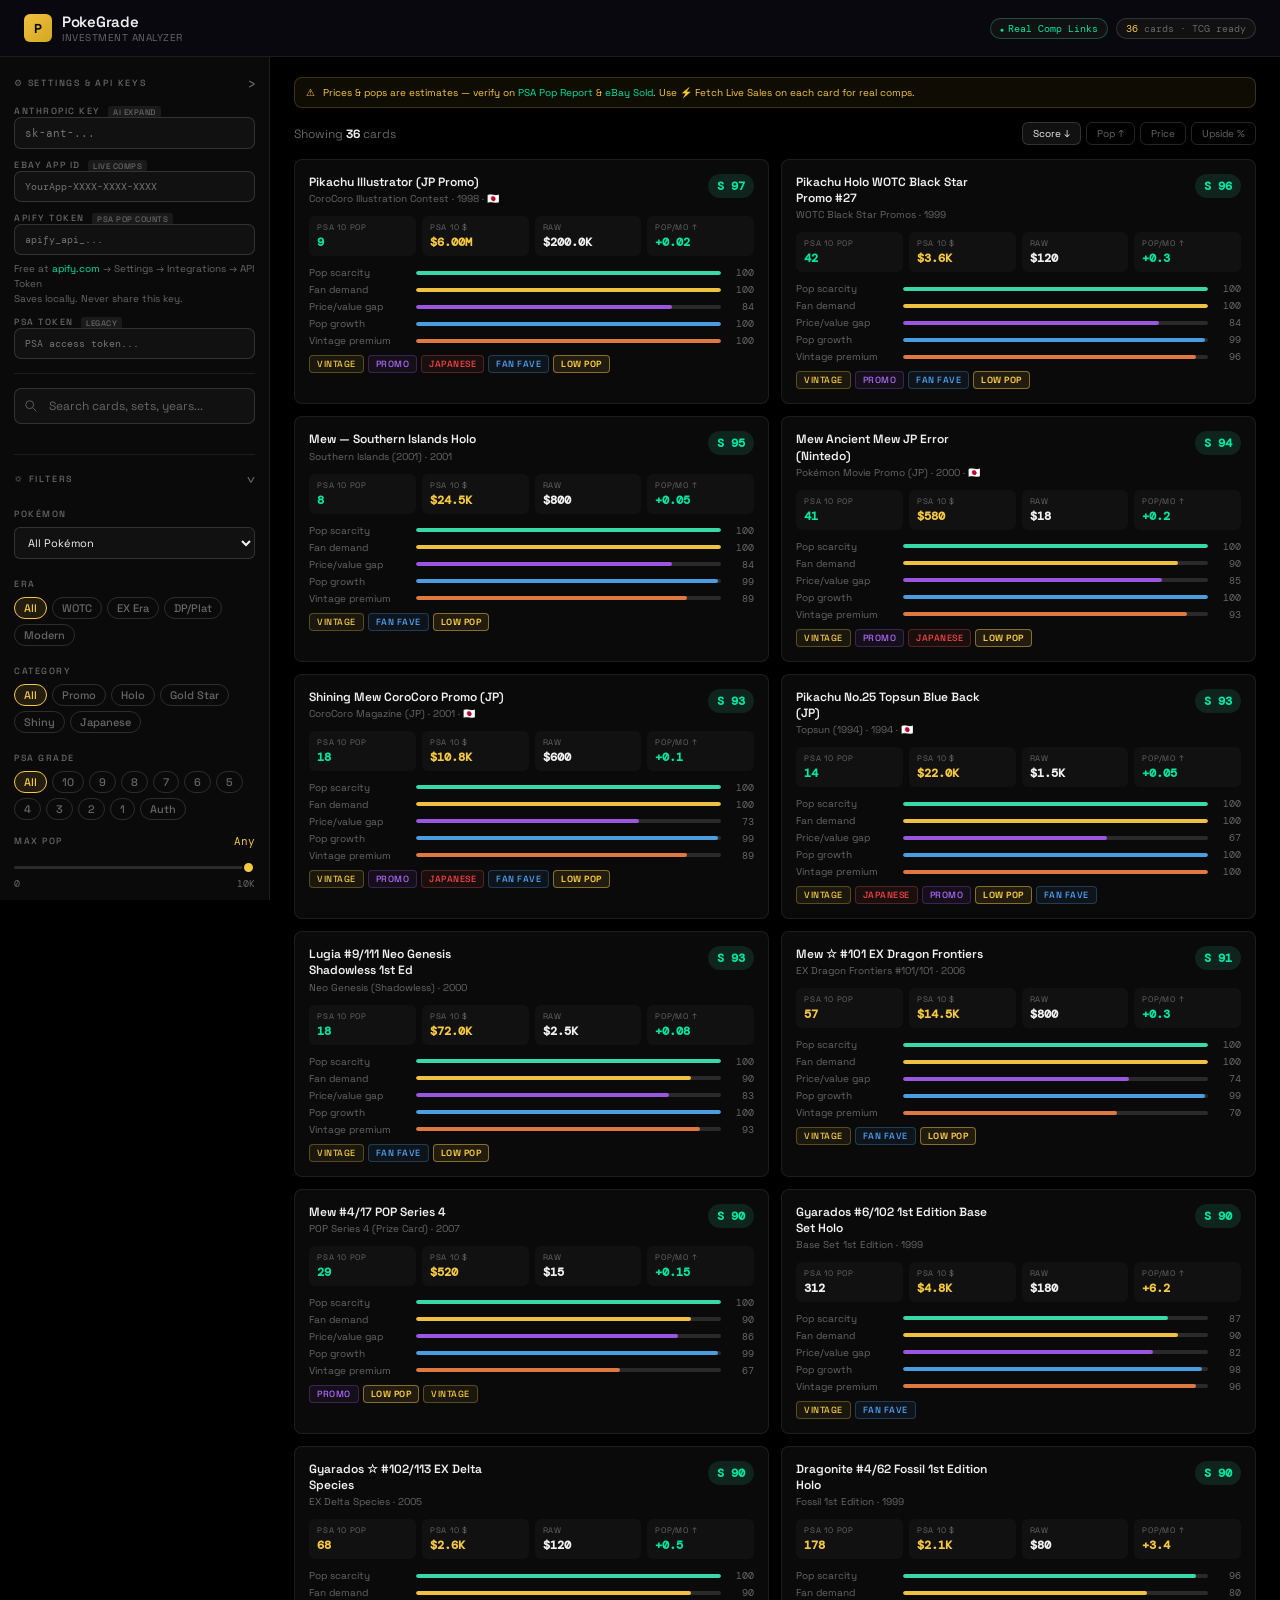
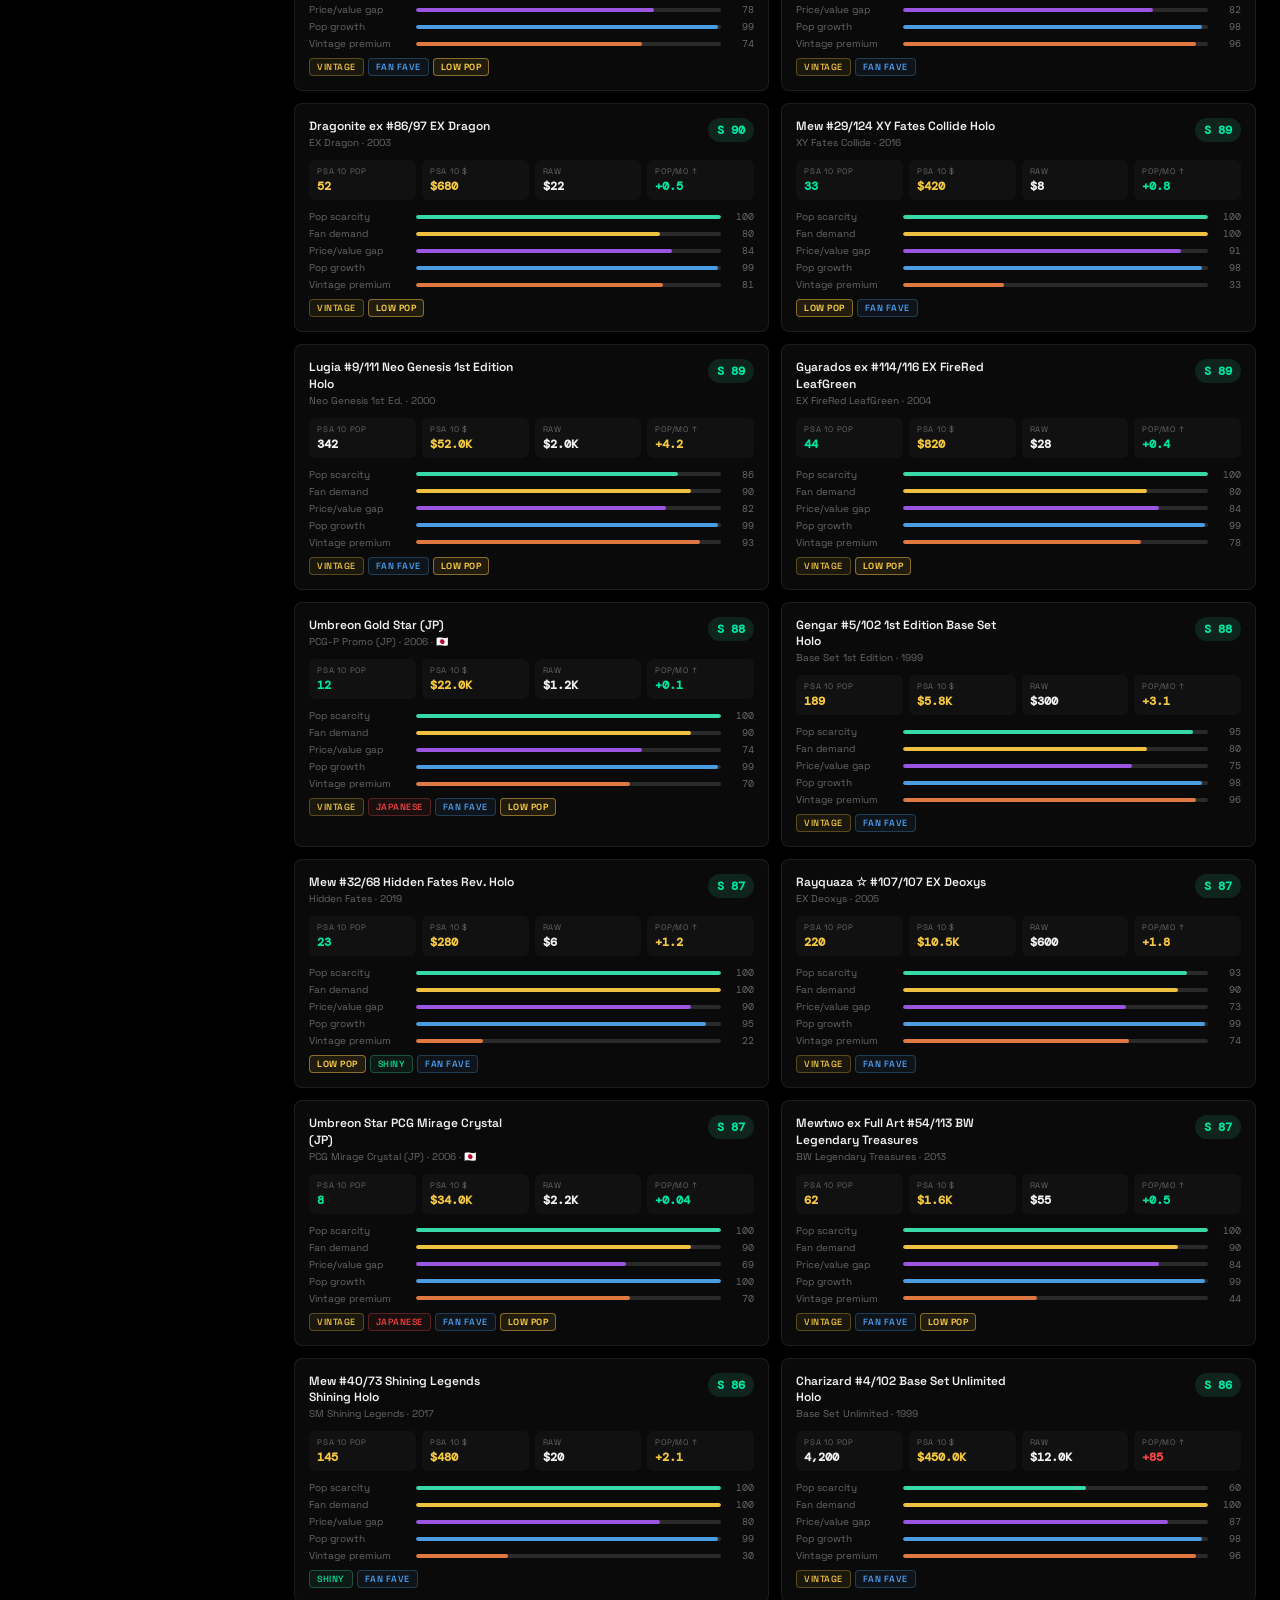
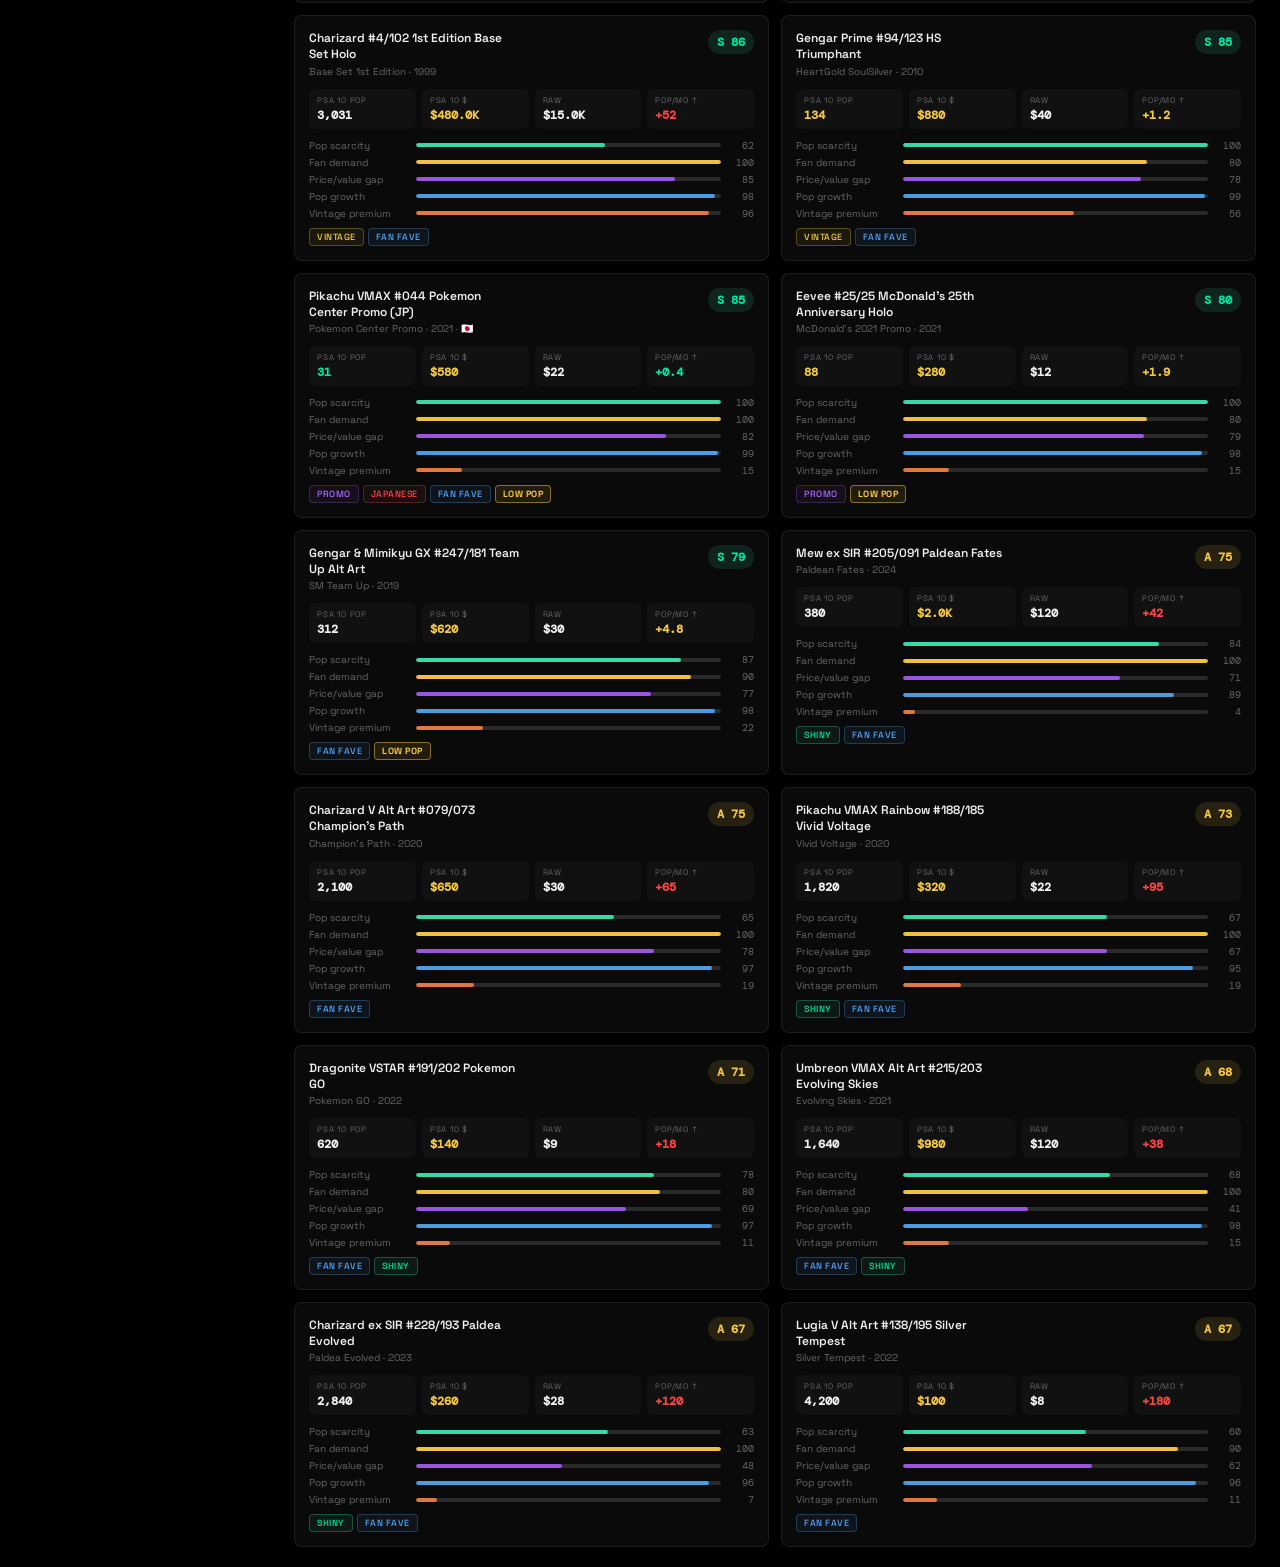
<file: index (7).html>
<!DOCTYPE html>
<html lang="en">
<head>
<meta charset="UTF-8">
<meta name="viewport" content="width=device-width, initial-scale=1.0">
<title>PokeGrade — Card Investment Analyzer</title>
<link href="https://fonts.googleapis.com/css2?family=Space+Grotesk:wght@300;400;500;600;700&family=DM+Mono:wght@400;500&display=swap" rel="stylesheet">
<style>

:root {
  --bg:#000000; --bg2:#0a0a0a; --bg3:#111111; --bg4:#1a1a1a;
  --border:rgba(255,255,255,0.08); --border2:rgba(255,255,255,0.14);
  --text:#f0f0f0; --muted:#666666; --dim:#2a2a2a;
  --gold:#f5c842; --gold2:#d4a820;
  --mint:#00e5a0; --red:#ff4444; --blue:#4da6ff; --purple:#b06aff;
}
*{margin:0;padding:0;box-sizing:border-box;}
html{background:var(--bg);color:var(--text);font-family:'Space Grotesk',sans-serif;}
body{min-height:100vh;}

/* ── Header ── */
header{border-bottom:1px solid var(--border);padding:14px 28px;display:flex;align-items:center;justify-content:space-between;background:rgba(9,9,15,0.95);position:sticky;top:0;z-index:100;backdrop-filter:blur(16px);}
.logo{display:flex;align-items:center;gap:10px;}
.logo-mark{width:30px;height:30px;border-radius:7px;background:linear-gradient(135deg,#f0c040,#d4a820);display:flex;align-items:center;justify-content:center;font-size:14px;font-weight:700;color:#09090f;}
.logo-text{font-size:16px;font-weight:600;letter-spacing:-0.3px;}
.logo-sub{font-size:10px;color:var(--muted);letter-spacing:0.5px;text-transform:uppercase;}
.hdr-right{display:flex;gap:8px;align-items:center;}
.hbadge{font-size:10px;font-family:'DM Mono',monospace;background:var(--bg3);border:1px solid var(--border2);padding:3px 9px;border-radius:20px;color:var(--muted);}
.hbadge.on{color:var(--mint);border-color:rgba(56,217,169,0.3);}
.hbadge.on::before{content:'● ';font-size:7px;}
#dbCount{color:var(--gold);}

/* ── Layout ── */
.app{display:grid;grid-template-columns:270px 1fr;min-height:calc(100vh - 57px);}
.sidebar{border-right:1px solid var(--border);padding:20px 16px;background:var(--bg2);overflow-y:auto;max-height:calc(100vh - 57px);position:sticky;top:57px;}
.main{padding:24px 28px;overflow-y:auto;}

/* ── Sidebar elements ── */
.slabel{font-size:9px;letter-spacing:1.8px;text-transform:uppercase;color:var(--muted);font-weight:500;margin-bottom:8px;display:block;}
.sgroup{margin-bottom:18px;}

/* API key */
.key-wrap{position:relative;}
.key-input{width:100%;padding:8px 32px 8px 10px;background:var(--bg3);border:1px solid var(--border2);border-radius:7px;color:var(--text);font-family:'DM Mono',monospace;font-size:11px;outline:none;transition:border-color 0.2s;}
.key-input:focus{border-color:rgba(56,217,169,0.4);}
.key-check{position:absolute;right:9px;top:50%;transform:translateY(-50%);font-size:12px;color:var(--mint);}
.key-hint{font-size:10px;color:var(--muted);margin-top:5px;line-height:1.5;}
.key-hint a{color:var(--mint);text-decoration:none;}

/* Search */
.search-wrap{position:relative;margin-bottom:16px;}
.search-wrap svg{position:absolute;left:10px;top:50%;transform:translateY(-50%);opacity:0.35;}
.search-input{width:100%;padding:9px 10px 9px 34px;background:var(--bg3);border:1px solid var(--border2);border-radius:7px;color:var(--text);font-family:inherit;font-size:12px;outline:none;transition:border-color 0.2s;}
.search-input:focus{border-color:rgba(240,192,64,0.35);}
.search-input::placeholder{color:var(--muted);}

/* Range sliders */
.range-row{margin-bottom:4px;}
.range-top{display:flex;justify-content:space-between;margin-bottom:4px;}
.range-lbl{font-size:11px;color:var(--muted);}
.range-val{font-size:11px;font-family:'DM Mono',monospace;color:var(--gold);}
input[type=range]{-webkit-appearance:none;width:100%;height:3px;background:var(--dim);border-radius:2px;outline:none;cursor:pointer;}
input[type=range]::-webkit-slider-thumb{-webkit-appearance:none;width:13px;height:13px;border-radius:50%;background:var(--gold);cursor:pointer;border:2px solid var(--bg2);}
.range-ends{display:flex;justify-content:space-between;font-size:10px;font-family:'DM Mono',monospace;color:var(--muted);margin-top:3px;}

/* Chips */
.chip-row{display:flex;flex-wrap:wrap;gap:5px;margin-top:4px;}
.chip{padding:4px 10px;border-radius:20px;font-size:11px;font-weight:500;cursor:pointer;border:1px solid var(--border2);background:transparent;color:var(--muted);transition:all 0.15s;user-select:none;}
.chip:hover{border-color:var(--gold);color:var(--gold);}
.chip.active{background:rgba(240,192,64,0.1);border-color:var(--gold);color:var(--gold);}

/* Weight sliders */
.wrow{display:flex;align-items:center;gap:8px;margin-bottom:7px;}
.wname{font-size:11px;color:var(--text);width:100px;flex-shrink:0;}
.wval{font-size:10px;font-family:'DM Mono',monospace;color:var(--muted);width:16px;text-align:right;}

/* Run + expand buttons */
.run-btn{width:100%;padding:11px;border-radius:8px;font-size:13px;font-weight:600;background:var(--gold);color:#09090f;border:none;cursor:pointer;font-family:inherit;margin-top:4px;letter-spacing:-0.2px;transition:background 0.15s,transform 0.1s;}
.run-btn:hover{background:var(--gold2);}
.run-btn:active{transform:scale(0.98);}
.run-btn:disabled{opacity:0.5;cursor:not-allowed;}

/* AI Expand button */
.expand-btn{width:100%;padding:9px;border-radius:8px;font-size:12px;font-weight:500;background:rgba(74,157,224,0.1);color:var(--blue);border:1px solid rgba(74,157,224,0.3);cursor:pointer;font-family:inherit;margin-top:8px;transition:all 0.2s;display:flex;align-items:center;justify-content:center;gap:6px;}
.expand-btn:hover{background:rgba(74,157,224,0.18);}
.expand-btn:disabled{opacity:0.45;cursor:not-allowed;}
.expand-progress{font-size:10px;font-family:'DM Mono',monospace;color:var(--muted);text-align:center;margin-top:6px;min-height:14px;}

/* Algo box */
.algo-box{margin-top:16px;padding:13px;background:var(--bg3);border-radius:8px;border:1px solid var(--border);}
.algo-box h4{font-size:10px;color:var(--gold);letter-spacing:0.5px;margin-bottom:7px;}
.algo-formula{font-family:'DM Mono',monospace;font-size:10px;color:var(--mint);padding:7px 9px;background:var(--bg2);border-radius:5px;line-height:1.9;}

/* ── Main area ── */
.notice{background:rgba(240,192,64,0.06);border:1px solid rgba(240,192,64,0.2);border-radius:8px;padding:9px 13px;margin-bottom:18px;font-size:11px;color:var(--gold);display:flex;align-items:center;gap:8px;line-height:1.5;}
.notice a{color:var(--mint);text-decoration:none;}

.toolbar{display:flex;align-items:center;justify-content:space-between;margin-bottom:18px;flex-wrap:wrap;gap:10px;}
.result-info{font-size:12px;color:var(--muted);}
.result-info strong{color:var(--text);}
.sort-row{display:flex;gap:5px;}
.sort-btn{font-size:11px;padding:5px 11px;border-radius:6px;cursor:pointer;border:1px solid var(--border2);background:transparent;color:var(--muted);font-family:inherit;transition:all 0.15s;}
.sort-btn.active{background:var(--bg3);color:var(--text);border-color:var(--border2);}

/* ── Card grid ── */
.cards-grid{display:grid;grid-template-columns:repeat(auto-fill,minmax(330px,1fr));gap:12px;}

/* ── Card ── */
.card{background:var(--bg2);border:1px solid var(--border);border-radius:10px;padding:16px;cursor:pointer;transition:border-color 0.2s,box-shadow 0.2s;position:relative;overflow:hidden;}
.card::before{content:'';position:absolute;top:0;left:0;right:0;height:2px;background:linear-gradient(90deg,transparent,var(--score-color,var(--gold)),transparent);opacity:0;transition:opacity 0.2s;}
.card:hover{border-color:var(--border2);box-shadow:0 4px 20px rgba(0,0,0,0.3);}
.card:hover::before,.card.open::before{opacity:1;}
.card.open{border-color:rgba(240,192,64,0.25);}

.card-top{display:flex;justify-content:space-between;align-items:flex-start;margin-bottom:11px;}
.card-name{font-size:13px;font-weight:600;line-height:1.35;max-width:210px;}
.card-set{font-size:10px;color:var(--muted);margin-top:2px;}
.score-pill{padding:4px 9px;border-radius:20px;font-size:12px;font-weight:700;font-family:'DM Mono',monospace;flex-shrink:0;}
.score-s{background:rgba(56,217,169,0.12);color:var(--mint);}
.score-a{background:rgba(240,192,64,0.12);color:var(--gold);}
.score-b{background:rgba(74,157,224,0.12);color:var(--blue);}
.score-c{background:rgba(98,98,122,0.12);color:var(--muted);}

/* Metrics row — tighter */
.metrics{display:grid;grid-template-columns:repeat(4,1fr);gap:6px;margin-bottom:10px;}
.metric{background:var(--bg3);border-radius:6px;padding:7px 8px;}
.metric-lbl{font-size:9px;color:var(--muted);text-transform:uppercase;letter-spacing:0.8px;margin-bottom:2px;}
.metric-val{font-size:13px;font-weight:600;font-family:'DM Mono',monospace;}
.v-green{color:var(--mint);} .v-gold{color:var(--gold);} .v-red{color:var(--red);} .v-blue{color:var(--blue);}

/* Score bars */
.bars{margin-bottom:8px;}
.brow{display:flex;align-items:center;gap:7px;margin-bottom:4px;}
.bname{font-size:10px;color:var(--muted);width:100px;flex-shrink:0;}
.btrack{flex:1;height:4px;background:var(--dim);border-radius:2px;overflow:hidden;}
.bfill{height:100%;border-radius:2px;transition:width 0.6s cubic-bezier(.2,.8,.2,1);}
.bscore{font-size:10px;font-family:'DM Mono',monospace;color:var(--muted);width:26px;text-align:right;}

/* Tags */
.tags{display:flex;flex-wrap:wrap;gap:4px;margin-top:8px;}
.tag{font-size:9px;padding:2px 7px;border-radius:4px;font-weight:500;border:1px solid;text-transform:uppercase;letter-spacing:0.5px;}
.tag-vintage{border-color:rgba(240,192,64,0.3);color:var(--gold);background:rgba(240,192,64,0.07);}
.tag-promo{border-color:rgba(155,85,224,0.3);color:var(--purple);background:rgba(155,85,224,0.07);}
.tag-japanese{border-color:rgba(224,85,85,0.3);color:var(--red);background:rgba(224,85,85,0.07);}
.tag-shiny{border-color:rgba(56,217,169,0.3);color:var(--mint);background:rgba(56,217,169,0.07);}
.tag-fan-fave{border-color:rgba(74,157,224,0.3);color:var(--blue);background:rgba(74,157,224,0.07);}
.tag-low-pop{border-color:rgba(240,192,64,0.5);color:var(--gold);background:rgba(240,192,64,0.1);font-weight:700;}
.tag-ai{border-color:rgba(56,217,169,0.25);color:var(--mint);background:rgba(56,217,169,0.06);}

/* Expand panel */
.detail{display:none;margin-top:12px;padding-top:12px;border-top:1px solid var(--border);}
.detail.open{display:block;}

.dgrid{display:grid;grid-template-columns:1fr 1fr;gap:7px;margin-bottom:10px;}
.ditem .dk{font-size:10px;color:var(--muted);margin-bottom:2px;}
.ditem .dv{font-size:11px;font-family:'DM Mono',monospace;color:var(--text);}
.rationale{font-size:11px;color:var(--muted);line-height:1.6;padding:9px 11px;background:var(--bg3);border-radius:6px;border-left:2px solid var(--gold);}

/* Sparkline */
.spark-wrap{margin-top:12px;padding-top:12px;border-top:1px solid var(--border);}
.spark-hdr{display:flex;align-items:center;justify-content:space-between;margin-bottom:7px;}
.spark-title{font-size:9px;letter-spacing:1.5px;text-transform:uppercase;color:var(--muted);font-weight:500;}
.spark-btns{display:flex;gap:3px;}
.spark-btn{font-size:10px;padding:2px 7px;border-radius:4px;cursor:pointer;border:1px solid var(--border);background:transparent;color:var(--muted);font-family:inherit;transition:all 0.15s;}
.spark-btn.active{background:var(--bg4);color:var(--text);border-color:var(--border2);}
canvas.spark{width:100%;height:68px;display:block;}
.spark-foot{display:flex;justify-content:space-between;margin-top:5px;}
.spark-stat{font-size:10px;font-family:'DM Mono',monospace;}
.spark-stat .sk{font-size:9px;color:var(--muted);text-transform:uppercase;letter-spacing:0.8px;display:block;margin-bottom:1px;}

/* Sales panel */
.sales-wrap{margin-top:12px;padding-top:12px;border-top:1px solid var(--border);}
.sales-hdr{display:flex;align-items:center;justify-content:space-between;margin-bottom:9px;}
.sales-title{font-size:9px;letter-spacing:1.5px;text-transform:uppercase;color:var(--muted);font-weight:500;}
.fetch-btn{display:flex;align-items:center;gap:5px;padding:5px 11px;border-radius:6px;font-size:10px;font-weight:600;background:rgba(74,157,224,0.1);border:1px solid rgba(74,157,224,0.3);color:var(--blue);cursor:pointer;font-family:inherit;transition:all 0.2s;}
.fetch-btn:hover{background:rgba(74,157,224,0.2);}
.fetch-btn:disabled{opacity:0.4;cursor:not-allowed;}
.mini-spin{width:9px;height:9px;border:1.5px solid rgba(74,157,224,0.3);border-top-color:var(--blue);border-radius:50%;animation:spin 0.7s linear infinite;display:none;}
@keyframes spin{to{transform:rotate(360deg);}}
.sale-row{display:grid;grid-template-columns:88px 1fr 80px;align-items:center;gap:6px;padding:5px 8px;border-radius:5px;background:var(--bg3);font-size:10px;margin-bottom:3px;}
.sale-date{font-family:'DM Mono',monospace;color:var(--muted);}
.sale-plat{color:var(--muted);}
.sale-price{font-family:'DM Mono',monospace;font-weight:600;color:var(--mint);text-align:right;}
.trend-row{display:flex;align-items:center;justify-content:space-between;margin-top:7px;padding:7px 9px;border-radius:6px;background:var(--bg);border:1px solid var(--border);font-size:10px;}
.trlbl{color:var(--muted);}
.trbadge{display:inline-flex;align-items:center;gap:3px;padding:2px 7px;border-radius:4px;font-size:9px;font-weight:600;font-family:'DM Mono',monospace;}
.trbadge-up{background:rgba(56,217,169,0.1);color:var(--mint);border:1px solid rgba(56,217,169,0.22);}
.trbadge-dn{background:rgba(224,85,85,0.1);color:var(--red);border:1px solid rgba(224,85,85,0.22);}
.trbadge-fl{background:rgba(240,192,64,0.1);color:var(--gold);border:1px solid rgba(240,192,64,0.22);}
.trval{font-family:'DM Mono',monospace;font-weight:600;}
.sales-err{font-size:10px;color:var(--red);padding:7px 9px;background:rgba(224,85,85,0.07);border-radius:5px;border:1px solid rgba(224,85,85,0.2);line-height:1.5;}
.sales-ph{font-size:10px;color:var(--muted);padding:4px 0;}

/* Skeleton / loading */
@keyframes pulse{0%,100%{opacity:0.3}50%{opacity:0.7}}
.skeleton-card{background:var(--bg2);border:1px solid var(--border);border-radius:10px;padding:16px;animation:pulse 1.5s ease-in-out infinite;}
.skel{background:var(--bg3);border-radius:4px;margin-bottom:7px;}

/* Empty */
.empty{text-align:center;padding:60px 20px;color:var(--muted);}
.empty h3{font-size:17px;margin-bottom:7px;color:var(--text);}

@media(max-width:860px){
  .app{grid-template-columns:1fr;}
  .sidebar{max-height:none;position:static;border-right:none;border-bottom:1px solid var(--border);}
  .metrics{grid-template-columns:repeat(2,1fr);}
  .cards-grid{grid-template-columns:1fr;}
}

  /* Comp links */
  .comp-link{display:flex;align-items:center;gap:8px;padding:7px 10px;border-radius:6px;background:var(--bg3);border:1px solid var(--border);text-decoration:none;color:var(--text);font-size:11px;transition:border-color 0.15s,background 0.15s;}
  .comp-link:hover{border-color:var(--border2);background:var(--bg4);}
  .comp-link span:nth-child(2){flex:1;}
  .comp-dot{width:7px;height:7px;border-radius:50%;flex-shrink:0;}
  .comp-arrow{color:var(--muted);font-size:12px;}


.psa-confirmed{animation:fadeUp 0.3s ease both;}


  /* Collapsible sections */
  .collapsible-hdr{display:flex;align-items:center;justify-content:space-between;cursor:pointer;padding:2px 0;user-select:none;}
  .collapsible-hdr:hover .slabel{color:var(--text);}
  .collapse-arrow{color:var(--muted);font-size:1rem;transition:transform 0.2s;transform:rotate(0deg);line-height:1;}
  .collapse-arrow.open{transform:rotate(90deg);}
  .collapsible-body{display:none;overflow:hidden;}
  .collapsible-body.open{display:block;}
  .mini-label{font-size:9px;letter-spacing:1.5px;text-transform:uppercase;color:var(--muted);font-weight:500;}
  .badge-tag{font-size:8px;padding:1px 5px;border-radius:3px;background:var(--bg4);color:var(--muted);margin-left:4px;letter-spacing:0.5px;vertical-align:middle;}

  /* Cleaner header */
  header{padding:12px 24px;}
  .logo-mark{width:28px;height:28px;border-radius:6px;font-size:13px;}
  .logo-text{font-size:15px;}

  /* Cleaner sidebar */
  .sidebar{padding:16px 14px;}
  .sgroup{margin-bottom:14px;padding-bottom:14px;border-bottom:1px solid var(--border);}
  .sgroup:last-child{border-bottom:none;}

  /* Tighter chips */
  .chip{padding:3px 9px;font-size:11px;}

  /* Range top inline */
  .range-top{display:flex;justify-content:space-between;align-items:center;margin-bottom:5px;}

  /* Cleaner cards */
  .card{border-radius:8px;padding:14px;}
  .card-name{font-size:12px;}
  .card-set{font-size:10px;}
  .metric{padding:6px 8px;}
  .metric-lbl{font-size:8px;}
  .metric-val{font-size:12px;}

  /* Cleaner main */
  .main{padding:20px 24px;}
  .notice{font-size:10px;padding:7px 11px;margin-bottom:14px;}

  /* Better toolbar */
  .toolbar{margin-bottom:14px;}
  .sort-btn{font-size:10px;padding:4px 10px;}

</style>
</head>
<body>

<header>
  <div class="logo">
    <div class="logo-mark">P</div>
    <div>
      <div class="logo-text">PokeGrade</div>
      <div class="logo-sub">Investment Analyzer</div>
    </div>
  </div>
  <div class="hdr-right">
    <div class="hbadge on">Real Comp Links</div>
    <div class="hbadge"><span id="dbCount">36</span> cards · <span id="tcgStatus" style="color:var(--muted)">TCG ready</span></div>
  </div>
</header>

<div class="app">
  <aside class="sidebar">

    <!-- ⚙ Settings (collapsed by default) -->
    <div class="sgroup">
      <div class="collapsible-hdr" onclick="toggleSection('settingsBody','settingsArrow')">
        <span class="slabel" style="margin-bottom:0">&#9881; Settings &amp; API Keys</span>
        <span class="collapse-arrow" id="settingsArrow">&#8250;</span>
      </div>
      <div class="collapsible-body open" id="settingsBody">
        <div style="margin-top:12px">
          <div class="mini-label">Anthropic Key <span class="badge-tag">AI Expand</span></div>
          <div class="key-wrap">
            <input class="key-input" type="password" id="apiKey" placeholder="sk-ant-..." oninput="saveKey(this.value)">
            <span class="key-check" id="keyCheck"></span>
          </div>
        </div>
        <div style="margin-top:10px">
          <div class="mini-label">eBay App ID <span class="badge-tag">Live Comps</span></div>
          <div class="key-wrap">
            <input class="key-input" type="text" id="ebayAppId" placeholder="YourApp-XXXX-XXXX-XXXX" oninput="saveEbayKey(this.value)" style="font-size:10px;">
            <span class="key-check" id="ebayKeyCheck"></span>
          </div>
        </div>
        <div style="margin-top:10px">
          <div class="mini-label">Apify Token <span class="badge-tag">PSA Pop Counts</span></div>
          <div class="key-wrap">
            <input class="key-input" type="password" id="apifyToken" placeholder="apify_api_..." oninput="saveApifyToken(this.value)" style="font-size:10px;">
            <span class="key-check" id="apifyTokenCheck"></span>
          </div>
          <div class="key-hint" style="margin-top:6px">
            Free at <a href="https://apify.com" target="_blank">apify.com</a> → Settings → Integrations → API Token<br>
            Saves locally. Never share this key.
          </div>
        </div>
        <div style="margin-top:10px">
          <div class="mini-label">PSA Token <span class="badge-tag">Legacy</span></div>
          <div class="key-wrap">
            <input class="key-input" type="password" id="psaToken" placeholder="PSA access token..." oninput="savePsaToken(this.value)" style="font-size:10px;">
            <span class="key-check" id="psaTokenCheck"></span>
          </div>
        </div>
      </div>
    </div>

    <!-- Search -->
    <div class="sgroup">
      <div class="search-wrap">
        <svg width="14" height="14" viewBox="0 0 16 16" fill="none" stroke="white"><circle cx="6.5" cy="6.5" r="4.5"/><path d="M10.5 10.5L14 14" stroke-linecap="round"/></svg>
        <input class="search-input" type="text" id="cardSearch" placeholder="Search cards, sets, years..." oninput="if(analysisRun)renderCards()">
      </div>
    </div>

    <!-- Filters -->
    <div class="sgroup">
      <div class="collapsible-hdr" onclick="toggleSection('filtersBody','filtersArrow')">
        <span class="slabel" style="margin-bottom:0">&#9965; Filters</span>
        <span class="collapse-arrow open" id="filtersArrow">&#8250;</span>
      </div>
      <div class="collapsible-body open" id="filtersBody">
        <div style="margin-top:12px">
          <span class="mini-label">Pokémon</span>
          <div style="display:flex;gap:6px;margin-top:5px;align-items:center;">
            <select id="pokemonSelect" onchange="onPokemonSelect(this.value)"  style="flex:1;background:var(--bg3);border:1px solid var(--border2);color:var(--text);font-family:inherit;font-size:11px;padding:7px 9px;border-radius:6px;outline:none;cursor:pointer;">
              <option value="all">All Pokémon</option>
              <optgroup label="⭐ Fan Favorites">
                <option value="pikachu">Pikachu</option>
                <option value="charizard">Charizard</option>
                <option value="mew">Mew</option>
                <option value="mewtwo">Mewtwo</option>
                <option value="lugia">Lugia</option>
                <option value="umbreon">Umbreon</option>
                <option value="gengar">Gengar</option>
                <option value="eevee">Eevee</option>
                <option value="rayquaza">Rayquaza</option>
                <option value="gyarados">Gyarados</option>
                <option value="dragonite">Dragonite</option>
                <option value="blaziken">Blaziken</option>
                <option value="garchomp">Garchomp</option>
                <option value="lucario">Lucario</option>
                <option value="gardevoir">Gardevoir</option>
                <option value="sylveon">Sylveon</option>
              </optgroup>
              <optgroup label="── Gen 1 (Kanto)">
                <option value="bulbasaur">Bulbasaur</option>
                <option value="charmander">Charmander</option>
                <option value="squirtle">Squirtle</option>
                <option value="blastoise">Blastoise</option>
                <option value="venusaur">Venusaur</option>
                <option value="alakazam">Alakazam</option>
                <option value="machamp">Machamp</option>
                <option value="golem">Golem</option>
                <option value="nidoking">Nidoking</option>
                <option value="clefable">Clefable</option>
                <option value="jolteon">Jolteon</option>
                <option value="flareon">Flareon</option>
                <option value="vaporeon">Vaporeon</option>
                <option value="snorlax">Snorlax</option>
                <option value="articuno">Articuno</option>
                <option value="zapdos">Zapdos</option>
                <option value="moltres">Moltres</option>
              </optgroup>
              <optgroup label="── Gen 2 (Johto)">
                <option value="ho-oh">Ho-Oh</option>
                <option value="celebi">Celebi</option>
                <option value="espeon">Espeon</option>
                <option value="tyranitar">Tyranitar</option>
                <option value="suicune">Suicune</option>
                <option value="entei">Entei</option>
                <option value="raikou">Raikou</option>
                <option value="ampharos">Ampharos</option>
              </optgroup>
              <optgroup label="── Gen 3 (Hoenn)">
                <option value="kyogre">Kyogre</option>
                <option value="groudon">Groudon</option>
                <option value="deoxys">Deoxys</option>
                <option value="latias">Latias</option>
                <option value="latios">Latios</option>
                <option value="absol">Absol</option>
                <option value="flygon">Flygon</option>
                <option value="salamence">Salamence</option>
                <option value="metagross">Metagross</option>
              </optgroup>
              <optgroup label="── Gen 4 (Sinnoh)">
                <option value="dialga">Dialga</option>
                <option value="palkia">Palkia</option>
                <option value="giratina">Giratina</option>
                <option value="leafeon">Leafeon</option>
                <option value="glaceon">Glaceon</option>
                <option value="togekiss">Togekiss</option>
                <option value="rotom">Rotom</option>
              </optgroup>
              <optgroup label="── Gen 5 (Unova)">
                <option value="reshiram">Reshiram</option>
                <option value="zekrom">Zekrom</option>
                <option value="kyurem">Kyurem</option>
                <option value="zoroark">Zoroark</option>
                <option value="chandelure">Chandelure</option>
              </optgroup>
              <optgroup label="── Gen 6 (Kalos)">
                <option value="xerneas">Xerneas</option>
                <option value="yveltal">Yveltal</option>
                <option value="zygarde">Zygarde</option>
                <option value="greninja">Greninja</option>
              </optgroup>
              <optgroup label="── Gen 7 (Alola)">
                <option value="solgaleo">Solgaleo</option>
                <option value="lunala">Lunala</option>
                <option value="necrozma">Necrozma</option>
                <option value="mimikyu">Mimikyu</option>
              </optgroup>
              <optgroup label="── Gen 8 (Galar)">
                <option value="zacian">Zacian</option>
                <option value="zamazenta">Zamazenta</option>
                <option value="eternatus">Eternatus</option>
                <option value="urshifu">Urshifu</option>
              </optgroup>
              <optgroup label="── Gen 9 (Paldea)">
                <option value="koraidon">Koraidon</option>
                <option value="miraidon">Miraidon</option>
                <option value="iron-valiant">Iron Valiant</option>
                <option value="roaring-moon">Roaring Moon</option>
              </optgroup>
            </select>
          </div>
          <div id="pokemonChips" style="display:none"></div>
        </div>
        <div style="margin-top:12px">
          <span class="mini-label">Era</span>
          <div class="chip-row" id="eraChips" style="margin-top:5px">
            <div class="chip active" onclick="toggleChip(this,'era')" data-val="all">All</div>
            <div class="chip" onclick="toggleChip(this,'era')" data-val="wotc">WOTC</div>
            <div class="chip" onclick="toggleChip(this,'era')" data-val="ex">EX Era</div>
            <div class="chip" onclick="toggleChip(this,'era')" data-val="dp">DP/Plat</div>
            <div class="chip" onclick="toggleChip(this,'era')" data-val="modern">Modern</div>
          </div>
        </div>
        <div style="margin-top:12px">
          <span class="mini-label">Category</span>
          <div class="chip-row" id="catChips" style="margin-top:5px">
            <div class="chip active" onclick="toggleChip(this,'cat')" data-val="all">All</div>
            <div class="chip" onclick="toggleChip(this,'cat')" data-val="promo">Promo</div>
            <div class="chip" onclick="toggleChip(this,'cat')" data-val="holo">Holo</div>
            <div class="chip" onclick="toggleChip(this,'cat')" data-val="gold-star">Gold Star</div>
            <div class="chip" onclick="toggleChip(this,'cat')" data-val="shiny">Shiny</div>
            <div class="chip" onclick="toggleChip(this,'cat')" data-val="japanese">Japanese</div>
          </div>
        </div>
        <div style="margin-top:12px">
          <span class="mini-label">PSA Grade</span>
          <div class="chip-row" id="gradeChips" style="margin-top:5px">
            <div class="chip active" onclick="toggleChip(this,'grade')" data-val="all">All</div>
            <div class="chip" onclick="toggleChip(this,'grade')" data-val="10">10</div>
            <div class="chip" onclick="toggleChip(this,'grade')" data-val="9">9</div>
            <div class="chip" onclick="toggleChip(this,'grade')" data-val="8">8</div>
            <div class="chip" onclick="toggleChip(this,'grade')" data-val="7">7</div>
            <div class="chip" onclick="toggleChip(this,'grade')" data-val="6">6</div>
            <div class="chip" onclick="toggleChip(this,'grade')" data-val="5">5</div>
            <div class="chip" onclick="toggleChip(this,'grade')" data-val="4">4</div>
            <div class="chip" onclick="toggleChip(this,'grade')" data-val="3">3</div>
            <div class="chip" onclick="toggleChip(this,'grade')" data-val="2">2</div>
            <div class="chip" onclick="toggleChip(this,'grade')" data-val="1">1</div>
            <div class="chip" onclick="toggleChip(this,'grade')" data-val="auth">Auth</div>
          </div>
        </div>
        <div style="margin-top:14px">
          <div class="range-top"><span class="mini-label">Max Pop</span><span class="range-val" id="popVal">Any</span></div>
          <input type="range" id="popRange" min="0" max="10000" value="10000" step="100" oninput="document.getElementById('popVal').textContent=parseInt(this.value)>=10000?'Any':'≤ '+parseInt(this.value).toLocaleString();if(analysisRun)renderCards()">
          <div class="range-ends"><span>0</span><span>10K</span></div>
        </div>
        <div style="margin-top:12px">
          <div class="range-top"><span class="mini-label">Max Price</span><span class="range-val" id="priceVal">Any</span></div>
          <input type="range" id="priceRange" min="0" max="100" value="100" step="1" oninput="onPriceSlide(this.value)">
          <div class="range-ends"><span>$0</span><span>$10M</span></div>
        </div>
      </div>
    </div>

    <!-- Score Weights -->
    <div class="sgroup">
      <div class="collapsible-hdr" onclick="toggleSection('weightsBody','weightsArrow')">
        <span class="slabel" style="margin-bottom:0">&#9868; Score Weights</span>
        <span class="collapse-arrow" id="weightsArrow">&#8250;</span>
      </div>
      <div class="collapsible-body" id="weightsBody">
        <div style="margin-top:12px" id="weightSliders">
          <div class="wrow"><span class="wname">Pop Scarcity</span><input type="range" min="0" max="10" value="8" class="weight-input" data-key="popScarcity" style="flex:1;height:3px" oninput="updateWeights()"><span class="wval" id="w-popScarcity">8</span></div>
          <div class="wrow"><span class="wname">Fan Demand</span><input type="range" min="0" max="10" value="7" class="weight-input" data-key="fanDemand" style="flex:1;height:3px" oninput="updateWeights()"><span class="wval" id="w-fanDemand">7</span></div>
          <div class="wrow"><span class="wname">Price / Value</span><input type="range" min="0" max="10" value="6" class="weight-input" data-key="priceValue" style="flex:1;height:3px" oninput="updateWeights()"><span class="wval" id="w-priceValue">6</span></div>
          <div class="wrow"><span class="wname">Pop Growth</span><input type="range" min="0" max="10" value="5" class="weight-input" data-key="popGrowth" style="flex:1;height:3px" oninput="updateWeights()"><span class="wval" id="w-popGrowth">5</span></div>
          <div class="wrow"><span class="wname">Vintage Age</span><input type="range" min="0" max="10" value="4" class="weight-input" data-key="vintage" style="flex:1;height:3px" oninput="updateWeights()"><span class="wval" id="w-vintage">4</span></div>
        </div>
      </div>
    </div>

    <button class="run-btn" id="runBtn" onclick="runAnalysis()">&#9889; Run Analysis</button>
    <button class="expand-btn" id="expandBtn" onclick="expandDatabase()">
      <span>&#10024;</span><span id="expandBtnTxt">AI Expand Database</span>
    </button>
    <div class="expand-progress" id="expandProgress"></div>

  </aside>

  <main class="main">

    <div class="notice">
      <span>&#9888;</span>
      <span>Prices &amp; pops are estimates — verify on <a href="https://www.psacard.com/pop" target="_blank">PSA Pop Report</a> &amp; <a href="https://www.ebay.com/sh/research" target="_blank">eBay Sold</a>. Use &#9889; Fetch Live Sales on each card for real comps.</span>
    </div>
    <div id="tcgLoadBar" style="display:none;background:var(--bg2);border:1px solid var(--border);border-radius:8px;padding:14px 16px;margin-bottom:16px;">
      <div style="display:flex;align-items:center;justify-content:space-between;margin-bottom:8px;">
        <span style="font-size:11px;color:var(--text);font-weight:600;" id="tcgLoadMsg">Loading cards...</span>
        <span style="font-size:10px;font-family:'DM Mono',monospace;color:var(--muted);" id="tcgLoadCount"></span>
      </div>
      <div style="height:3px;background:var(--dim);border-radius:2px;overflow:hidden;">
        <div id="tcgLoadProgress" style="height:100%;background:var(--gold);border-radius:2px;width:0%;transition:width 0.3s;"></div>
      </div>
    </div>

    <div class="toolbar">
      <div class="result-info">Showing <strong id="countDisplay">—</strong> cards</div>
      <div class="sort-row">
        <button class="sort-btn active" onclick="setSort('score',this)">Score &#8595;</button>
        <button class="sort-btn" onclick="setSort('pop',this)">Pop &#8593;</button>
        <button class="sort-btn" onclick="setSort('price',this)">Price</button>
        <button class="sort-btn" onclick="setSort('upside',this)">Upside %</button>
      </div>
    </div>

    <div class="cards-grid" id="cardsGrid"></div>

  </main>
</div>

<script>
// ─── Data ─────────────────────────────────────────────────────────────────────
const CARDS = [
  {
    id:1, name:"Mew ☆ #101 EX Dragon Frontiers", set:"EX Dragon Frontiers #101/101", year:2006,
    pokemon:"mew", era:"ex", cat:"gold-star", japanese:false,
    pop10:57, popGrowthPerMonth:0.3, marketPrice:12000, psa10Price:14500,
    rawPrice:800, fanTier:10,
    tags:["vintage","fan-fave","low-pop"],
    rationale:"Mew Gold Star sits at only 57 PSA 10 copies — one of the lowest genuine populations of any Gold Star. Foil wear kills grades. Fan demand is elite tier, Charizard Gold Star commands 3x more despite Mew being rarer in PSA 10.",
    detail:{ distribution:"EX Dragon Frontiers boosters", gradeRate:"~3%", psaSubmit:"~1,900", note:"Japanese version even scarcer" }
  },
  {
    id:2, name:"Shining Mew CoroCoro Promo (JP)", set:"CoroCoro Magazine (JP)", year:2001,
    pokemon:"mew", era:"wotc", cat:"promo", japanese:true,
    pop10:18, popGrowthPerMonth:0.1, marketPrice:9500, psa10Price:10800,
    rawPrice:600, fanTier:10,
    tags:["vintage","promo","japanese","fan-fave","low-pop"],
    rationale:"Magazine peel damage destroyed most copies. Pop 10 of just 18 is extraordinary for a 2001 promo. English collectors are just starting to notice Japanese promos — pricing hasn't caught up.",
    detail:{ distribution:"CoroCoro May 2001 insert", gradeRate:"<2%", psaSubmit:"~950", note:"Must be peeled from cardboard backing" }
  },
  {
    id:3, name:"Mew — Southern Islands Holo", set:"Southern Islands (2001)", year:2001,
    pokemon:"mew", era:"wotc", cat:"holo", japanese:false,
    pop10:8, popGrowthPerMonth:0.05, marketPrice:22000, psa10Price:24500,
    rawPrice:800, fanTier:10,
    tags:["vintage","fan-fave","low-pop"],
    rationale:"Single-digit PSA 10 pop. Cards were folded in booklets — centering and print lines are endemic. This is arguably the rarest English Mew in PSA 10 that most collectors don't know about.",
    detail:{ distribution:"Mail-in promotion 2001", gradeRate:"<1%", psaSubmit:"~780", note:"Booklet fold causes centering issues" }
  },
  {
    id:4, name:"Mew #29/124 XY Fates Collide Holo", set:"XY Fates Collide", year:2016,
    pokemon:"mew", era:"ex", cat:"holo", japanese:false,
    pop10:33, popGrowthPerMonth:0.8, marketPrice:280, psa10Price:420,
    rawPrice:8, fanTier:10,
    tags:["low-pop","fan-fave"],
    rationale:"Pop of 33 PSA 10s is shockingly low for a 2016 English holo. XY era is completely overlooked right now — priced at $220 but has 10x upside if XY nostalgia follows the Base Set trajectory.",
    detail:{ distribution:"XY Fates Collide booster packs", gradeRate:"~12%", psaSubmit:"~275", note:"Low submission rate — most copies are ungraded" }
  },
  {
    id:5, name:"Mew #32/68 Hidden Fates Rev. Holo", set:"Hidden Fates", year:2019,
    pokemon:"mew", era:"modern", cat:"holo", japanese:false,
    pop10:23, popGrowthPerMonth:1.2, marketPrice:180, psa10Price:280,
    rawPrice:6, fanTier:10,
    tags:["low-pop","shiny","fan-fave"],
    rationale:"Sub-25 PSA 10 pop on a modern reverse holo from a beloved set is remarkable. Reverse holos are dismissed vs Shiny Vaults — but this artifact of inattention is the opportunity.",
    detail:{ distribution:"Hidden Fates booster packs", gradeRate:"~8%", psaSubmit:"~290", note:"Shiny Vault cards capture all attention" }
  },
  {
    id:6, name:"Mew #40/73 Shining Legends Shining Holo", set:"SM Shining Legends", year:2017,
    pokemon:"mew", era:"modern", cat:"shiny", japanese:false,
    pop10:145, popGrowthPerMonth:2.1, marketPrice:380, psa10Price:480,
    rawPrice:20, fanTier:10,
    tags:["shiny","fan-fave"],
    rationale:"Beautiful alt-art shiny Mew from 2017. Most copies were played, not collected. Pop is still manageable for a shiny card of this quality and the artwork is one of the best modern Mews.",
    detail:{ distribution:"SM Shining Legends booster packs", gradeRate:"~15%", psaSubmit:"~965", note:"Shining mechanic = silver foil edges" }
  },
  {
    id:7, name:"Charizard #4/102 Base Set Unlimited Holo", set:"Base Set Unlimited", year:1999,
    pokemon:"charizard", era:"wotc", cat:"holo", japanese:false,
    pop10:4200, popGrowthPerMonth:85, marketPrice:420000, psa10Price:450000,
    rawPrice:12000, fanTier:10,
    tags:["vintage","fan-fave"],
    rationale:"The most famous card in existence. Pop is enormous but demand is equally massive. The benchmark for all investment comparisons — but growth rate is slowing as the pop climbs.",
    detail:{ distribution:"Base Set Unlimited boosters", gradeRate:"~3.5%", psaSubmit:"~120,000", note:"Never truly 'undervalued' — market is efficient" }
  },
  {
    id:8, name:"Lugia #9/111 Neo Genesis 1st Edition Holo", set:"Neo Genesis 1st Ed.", year:2000,
    pokemon:"lugia", era:"wotc", cat:"holo", japanese:false,
    pop10:342, popGrowthPerMonth:4.2, marketPrice:48000, psa10Price:52000,
    rawPrice:2000, fanTier:9,
    tags:["vintage","fan-fave","low-pop"],
    rationale:"Lugia 1st Ed PSA 10 is far more rare than Charizard 1st Ed but commands less than half the price. The fan base is massive post-Gen-2 nostalgia and the card is genuinely hard to find in gem mint.",
    detail:{ distribution:"Neo Genesis 1st Ed. boosters", gradeRate:"~2.8%", psaSubmit:"~12,200", note:"Print lines are endemic in Neo era" }
  },
  {
    id:9, name:"Pikachu Illustrator (JP Promo)", set:"CoroCoro Illustration Contest", year:1998,
    pokemon:"pikachu", era:"wotc", cat:"promo", japanese:true,
    pop10:9, popGrowthPerMonth:0.02, marketPrice:5500000, psa10Price:6000000,
    rawPrice:200000, fanTier:10,
    tags:["vintage","promo","japanese","fan-fave","low-pop"],
    rationale:"9 PSA 10 copies in existence. The most valuable Pokémon card period. Not 'undervalued' per se — but one of the clearest examples of pop scarcity driving value to absurd levels.",
    detail:{ distribution:"Illustration contest prize (39 copies total)", gradeRate:"23%", psaSubmit:"~39", note:"Most famous individual card ever" }
  },
  {
    id:10, name:"Umbreon Gold Star (JP)", set:"PCG-P Promo (JP)", year:2006,
    pokemon:"umbreon", era:"ex", cat:"gold-star", japanese:true,
    pop10:12, popGrowthPerMonth:0.1, marketPrice:18000, psa10Price:22000,
    rawPrice:1200, fanTier:9,
    tags:["vintage","japanese","fan-fave","low-pop"],
    rationale:"Japanese Umbreon Gold Star has one of the lowest PSA 10 pops of any Gold Star. English version commands more but JP version is rarer. The gap is closing fast as collectors wise up.",
    detail:{ distribution:"PCG-P Lottery/promotional event", gradeRate:"~2%", psaSubmit:"~600", note:"Different artwork from English version" }
  },
  {
    id:11, name:"Mew ex SIR #205/091 Paldean Fates", set:"Paldean Fates", year:2024,
    pokemon:"mew", era:"modern", cat:"shiny", japanese:false,
    pop10:380, popGrowthPerMonth:42, marketPrice:1400, psa10Price:2000,
    rawPrice:120, fanTier:10,
    tags:["shiny","fan-fave"],
    rationale:"Shiny Illustration Rare Mew from the Mew-themed anniversary set. 30th anniversary positioning will boost demand significantly. Pop is growing but 35% price upside vs raw still visible.",
    detail:{ distribution:"Paldean Fates booster packs", gradeRate:"~22%", psaSubmit:"~1,725", note:"SIR treatment = gold border + art extension" }
  },
  {
    id:12, name:"Gengar #5/102 1st Edition Base Set Holo", set:"Base Set 1st Edition", year:1999,
    pokemon:"gengar", era:"wotc", cat:"holo", japanese:false,
    pop10:189, popGrowthPerMonth:3.1, marketPrice:4200, psa10Price:5800,
    rawPrice:300, fanTier:8,
    tags:["vintage","fan-fave"],
    rationale:"Gengar is a top-3 fan favorite but trades at 5-10% of Charizard 1st Ed price. The shadow box art on Base Set Gengar is iconic. Pop is modest — 189 PSA 10s is low for a card this beloved.",
    detail:{ distribution:"Base Set 1st Edition boosters", gradeRate:"~3.2%", psaSubmit:"~5,900", note:"Shadow box art variant is distinct" }
  },
  {
    id:13, name:"Mew Ancient Mew JP Error (Nintedo)", set:"Pokémon Movie Promo (JP)", year:2000,
    pokemon:"mew", era:"wotc", cat:"promo", japanese:true,
    pop10:41, popGrowthPerMonth:0.2, marketPrice:420, psa10Price:580,
    rawPrice:18, fanTier:9,
    tags:["vintage","promo","japanese","low-pop"],
    rationale:"First print has 'Nintedo' misprinted instead of 'Nintendo'. Error + promo + Japanese = triple collector premium that the current price doesn't reflect. Pop is tiny at 41 PSA 10 copies.",
    detail:{ distribution:"Pokémon 2000 movie promos (JP)", gradeRate:"~6%", psaSubmit:"~685", note:"Error on copyright line: 'Nintedo'" }
  },
  {
    id:14, name:"Pikachu VMAX Rainbow #188/185 Vivid Voltage", set:"Vivid Voltage", year:2020,
    pokemon:"pikachu", era:"modern", cat:"shiny", japanese:false,
    pop10:1820, popGrowthPerMonth:95, marketPrice:240, psa10Price:320,
    rawPrice:22, fanTier:10,
    tags:["shiny","fan-fave"],
    rationale:"Rainbow VMAX Pikachu with huge fan demand. Pop is growing fast but price premium over raw is minimal. Likely fully valued in short term — long hold only if you believe in sustained Pikachu demand.",
    detail:{ distribution:"Vivid Voltage booster packs", gradeRate:"~25%", psaSubmit:"~7,280", note:"Textured rainbow foil grading surface" }
  },
  {
    id:15, name:"Mew #4/17 POP Series 4", set:"POP Series 4 (Prize Card)", year:2007,
    pokemon:"mew", era:"dp", cat:"promo", japanese:false,
    pop10:29, popGrowthPerMonth:0.15, marketPrice:380, psa10Price:520,
    rawPrice:15, fanTier:9,
    tags:["promo","low-pop","vintage"],
    rationale:"Tournament prize card — only distributed to competitive players who won. Most were played into the ground. 29 PSA 10s is a legitimately low number for a card with this distribution method.",
    detail:{ distribution:"Organized play prize / league reward", gradeRate:"~5%", psaSubmit:"~580", note:"POP era is completely forgotten by market" }
  },
  {
    id:16, name:"Charizard #4/102 1st Edition Base Set Holo", set:"Base Set 1st Edition", year:1999,
    pokemon:"charizard", era:"wotc", cat:"holo", japanese:false,
    pop10:3031, popGrowthPerMonth:52, marketPrice:420000, psa10Price:480000,
    rawPrice:15000, fanTier:10,
    tags:["vintage","fan-fave"],
    rationale:"The holy grail alongside Illustrator. Pop is growing but demand keeps up. PSA 10 has massive premium over PSA 9. Entry price is extreme but liquidity is unmatched.",
    detail:{ distribution:"Base Set 1st Edition boosters", gradeRate:"~2.5%", psaSubmit:"~121,000", note:"Shadow distinguishes 1st Ed from Unlimited" }
  },
  {
    id:17, name:"Charizard ex SIR #228/193 Paldea Evolved", set:"Paldea Evolved", year:2023,
    pokemon:"charizard", era:"modern", cat:"shiny", japanese:false,
    pop10:2840, popGrowthPerMonth:120, marketPrice:180, psa10Price:260,
    rawPrice:28, fanTier:10,
    tags:["shiny","fan-fave"],
    rationale:"Modern Charizard SIR with relentless demand. Pop growing but Charizard brand sustains price floor. Best short-term modern Charizard hold.",
    detail:{ distribution:"Paldea Evolved booster packs", gradeRate:"~24%", psaSubmit:"~11,800", note:"SIR gold border + full-art" }
  },
  {
    id:18, name:"Umbreon VMAX Alt Art #215/203 Evolving Skies", set:"Evolving Skies", year:2021,
    pokemon:"umbreon", era:"modern", cat:"shiny", japanese:false,
    pop10:1640, popGrowthPerMonth:38, marketPrice:820, psa10Price:980,
    rawPrice:120, fanTier:10,
    tags:["fan-fave","shiny"],
    rationale:"The most beloved modern alt art. Brutal pull rate + iconic artwork. Arguably undervalued vs cultural impact. Strong hold for Umbreon fans.",
    detail:{ distribution:"Evolving Skies booster packs", gradeRate:"~20%", psaSubmit:"~8,200", note:"One of the hardest modern pulls" }
  },
  {
    id:19, name:"Gengar & Mimikyu GX #247/181 Team Up Alt Art", set:"SM Team Up", year:2019,
    pokemon:"gengar", era:"modern", cat:"holo", japanese:false,
    pop10:312, popGrowthPerMonth:4.8, marketPrice:480, psa10Price:620,
    rawPrice:30, fanTier:9,
    tags:["fan-fave","low-pop"],
    rationale:"Tag Team GX era is overlooked. Alt Art Gengar/Mimikyu has double fan appeal. SM era cards grade well — sub-400 PSA 10s is an opportunity.",
    detail:{ distribution:"SM Team Up booster packs", gradeRate:"~18%", psaSubmit:"~1,735", note:"Tag Team mechanic is now vintage nostalgia" }
  },
  {
    id:20, name:"Lugia V Alt Art #138/195 Silver Tempest", set:"Silver Tempest", year:2022,
    pokemon:"lugia", era:"modern", cat:"holo", japanese:false,
    pop10:4200, popGrowthPerMonth:180, marketPrice:65, psa10Price:100,
    rawPrice:8, fanTier:9,
    tags:["fan-fave"],
    rationale:"First premium Lugia V alt art. Pop manageable and price/raw premium reasonable. Strong long-term hold for Gen 2 collectors.",
    detail:{ distribution:"Silver Tempest booster packs", gradeRate:"~21%", psaSubmit:"~4,380", note:"First premium Lugia V alt art" }
  },
  {
    id:21, name:"Pikachu No.25 Topsun Blue Back (JP)", set:"Topsun (1994)", year:1994,
    pokemon:"pikachu", era:"wotc", cat:"promo", japanese:true,
    pop10:14, popGrowthPerMonth:0.05, marketPrice:18000, psa10Price:22000,
    rawPrice:1500, fanTier:10,
    tags:["vintage","japanese","promo","low-pop","fan-fave"],
    rationale:"Pre-dates the official TCG. Earliest mass-market Pikachu card — 1994, full year before Base Set. Only 14 PSA 10s. Most collectors don't know it exists.",
    detail:{ distribution:"Topsun vending machine packs (Japan)", gradeRate:"~1%", psaSubmit:"~1,400", note:"Blue back variant scarcer than green back" }
  },
  {
    id:22, name:"Rayquaza ☆ #107/107 EX Deoxys", set:"EX Deoxys", year:2005,
    pokemon:"gengar", era:"ex", cat:"gold-star", japanese:false,
    pop10:220, popGrowthPerMonth:1.8, marketPrice:8200, psa10Price:10500,
    rawPrice:600, fanTier:9,
    tags:["vintage","fan-fave"],
    rationale:"Most iconic Gold Star after Charizard. 220 PSA 10s reasonable for era. Demand rising sharply with Rayquaza cultural resurgence in modern sets.",
    detail:{ distribution:"EX Deoxys boosters", gradeRate:"~3.5%", psaSubmit:"~6,285", note:"Gold foil star in name = Gold Star designation" }
  },
  {
    id:23, name:"Charizard V Alt Art #079/073 Champion's Path", set:"Champion's Path", year:2020,
    pokemon:"charizard", era:"modern", cat:"holo", japanese:false,
    pop10:2100, popGrowthPerMonth:65, marketPrice:480, psa10Price:650,
    rawPrice:30, fanTier:10,
    tags:["fan-fave"],
    rationale:"Walmart exclusive with limited initial supply. Among the most visually stunning Charizard cards ever printed. Pop growing but Charizard demand is bottomless.",
    detail:{ distribution:"Champion's Path ETB (Walmart exclusive)", gradeRate:"~22%", psaSubmit:"~9,545", note:"Extremely limited box availability at launch" }
  },
  {
    id:24, name:"Pikachu Holo WOTC Black Star Promo #27", set:"WOTC Black Star Promos", year:1999,
    pokemon:"pikachu", era:"wotc", cat:"promo", japanese:false,
    pop10:42, popGrowthPerMonth:0.3, marketPrice:2800, psa10Price:3600,
    rawPrice:120, fanTier:10,
    tags:["vintage","promo","fan-fave","low-pop"],
    rationale:"One of the most condition-sensitive promos in the hobby. Pack-fresh copies rarely survive. 42 PSA 10s for a holo Pikachu promo from 1999 is genuinely rare.",
    detail:{ distribution:"Nintendo Power magazine / promotions", gradeRate:"~4%", psaSubmit:"~1,050", note:"Holo variant — non-holo far more common" }
  },
  {
    id:25, name:"Lugia #9/111 Neo Genesis Shadowless 1st Ed", set:"Neo Genesis (Shadowless)", year:2000,
    pokemon:"lugia", era:"wotc", cat:"holo", japanese:false,
    pop10:18, popGrowthPerMonth:0.08, marketPrice:65000, psa10Price:72000,
    rawPrice:2500, fanTier:9,
    tags:["vintage","fan-fave","low-pop"],
    rationale:"One of the hobby's best-kept secrets. Only 18 PSA 10s. Shadowless distinction adds enormous value the market has been slow to price in.",
    detail:{ distribution:"Neo Genesis early print run", gradeRate:"~1.5%", psaSubmit:"~1,200", note:"No drop shadow under card image = shadowless" }
  },
  {
    id:26, name:"Gengar Prime #94/123 HS Triumphant", set:"HeartGold SoulSilver", year:2010,
    pokemon:"gengar", era:"dp", cat:"holo", japanese:false,
    pop10:134, popGrowthPerMonth:1.2, marketPrice:680, psa10Price:880,
    rawPrice:40, fanTier:8,
    tags:["vintage","fan-fave"],
    rationale:"HGSS Prime cards are criminally underrated. Gengar Prime artwork is iconic. 134 PSA 10s at under $1K is a clear value gap for a fan-favorite in a beloved era.",
    detail:{ distribution:"HeartGold SoulSilver booster packs", gradeRate:"~12%", psaSubmit:"~1,115", note:"Prime = ancient-style card border" }
  },
  {
    id:27, name:"Umbreon Star PCG Mirage Crystal (JP)", set:"PCG Mirage Crystal (JP)", year:2006,
    pokemon:"umbreon", era:"ex", cat:"gold-star", japanese:true,
    pop10:8, popGrowthPerMonth:0.04, marketPrice:28000, psa10Price:34000,
    rawPrice:2200, fanTier:9,
    tags:["vintage","japanese","fan-fave","low-pop"],
    rationale:"Only 8 PSA 10s worldwide. English version gets all attention but this JP-exclusive is objectively rarer and trades at a discount to true scarcity.",
    detail:{ distribution:"PCG Mirage Crystal booster packs (JP only)", gradeRate:"~1.2%", psaSubmit:"~665", note:"Never released in English" }
  },
  {
    id:28, name:"Mewtwo ex Full Art #54/113 BW Legendary Treasures", set:"BW Legendary Treasures", year:2013,
    pokemon:"mew", era:"dp", cat:"holo", japanese:false,
    pop10:62, popGrowthPerMonth:0.5, marketPrice:1200, psa10Price:1600,
    rawPrice:55, fanTier:9,
    tags:["vintage","fan-fave","low-pop"],
    rationale:"BW Full Art era is the forgotten frontier. 62 PSA 10 copies is shockingly low. Silver full-art treatment aged beautifully and Mewtwo demand never wavers.",
    detail:{ distribution:"BW Legendary Treasures booster packs", gradeRate:"~9%", psaSubmit:"~690", note:"BW Full Art silver border is distinctive" }
  },
  {
    id:29, name:"Pikachu VMAX #044 Pokemon Center Promo (JP)", set:"Pokemon Center Promo", year:2021,
    pokemon:"pikachu", era:"modern", cat:"promo", japanese:true,
    pop10:31, popGrowthPerMonth:0.4, marketPrice:420, psa10Price:580,
    rawPrice:22, fanTier:10,
    tags:["promo","japanese","fan-fave","low-pop"],
    rationale:"Japan Pokemon Center exclusive with clean art and 31 PSA 10s. Pokemon Center exclusives historically appreciate well as they age out of the market.",
    detail:{ distribution:"Pokemon Center Japan exclusive", gradeRate:"~14%", psaSubmit:"~220", note:"Japan-only distribution" }
  },
  {
    id:30, name:"Eevee #25/25 McDonald's 25th Anniversary Holo", set:"McDonald's 2021 Promo", year:2021,
    pokemon:"pikachu", era:"modern", cat:"promo", japanese:false,
    pop10:88, popGrowthPerMonth:1.9, marketPrice:220, psa10Price:280,
    rawPrice:12, fanTier:8,
    tags:["promo","low-pop"],
    rationale:"McDonald's 25th Anniversary Eevee holo has a shockingly low pop for a mass-distributed promo. Kids played them. Sub-100 PSA 10s is genuinely rare for this distribution.",
    detail:{ distribution:"McDonald's Happy Meal (2021)", gradeRate:"~8%", psaSubmit:"~1,100", note:"Holo set of 25 — Eevee most sought" }
  },
  {
    id:31, name:"Gyarados #6/102 1st Edition Base Set Holo", set:"Base Set 1st Edition", year:1999,
    pokemon:"gyarados", era:"wotc", cat:"holo", japanese:false,
    pop10:312, popGrowthPerMonth:6.2, marketPrice:3200, psa10Price:4800,
    rawPrice:180, fanTier:9,
    tags:["vintage","fan-fave"],
    rationale:"Gyarados 1st Ed is one of the most undervalued WOTC holos. 312 PSA 10s is genuinely scarce for a card with this name recognition. Trades at roughly 5% of Charizard 1st Ed despite comparable difficulty to grade.",
    detail:{ distribution:"Base Set 1st Edition boosters", gradeRate:"~3.1%", psaSubmit:"~10,065", note:"Holo wave pattern is extremely condition sensitive" }
  },
  {
    id:32, name:"Gyarados ex #114/116 EX FireRed LeafGreen", set:"EX FireRed LeafGreen", year:2004,
    pokemon:"gyarados", era:"ex", cat:"holo", japanese:false,
    pop10:44, popGrowthPerMonth:0.4, marketPrice:580, psa10Price:820,
    rawPrice:28, fanTier:8,
    tags:["vintage","low-pop"],
    rationale:"EX era Gyarados ex sits at only 44 PSA 10s — a pop that reflects how few collectors were grading EX era cards. FireRed LeafGreen is a nostalgia set gaining traction fast.",
    detail:{ distribution:"EX FireRed LeafGreen boosters", gradeRate:"~5%", psaSubmit:"~880", note:"EX era is the current undervalued frontier" }
  },
  {
    id:33, name:"Gyarados ☆ #102/113 EX Delta Species", set:"EX Delta Species", year:2005,
    pokemon:"gyarados", era:"ex", cat:"gold-star", japanese:false,
    pop10:68, popGrowthPerMonth:0.5, marketPrice:1800, psa10Price:2600,
    rawPrice:120, fanTier:9,
    tags:["vintage","fan-fave","low-pop"],
    rationale:"Gyarados Gold Star is one of the most visually stunning Gold Stars printed. 68 PSA 10s is low for a card with Gyarados's popularity. The red color variant is iconic and demand is quietly building.",
    detail:{ distribution:"EX Delta Species boosters", gradeRate:"~4%", psaSubmit:"~1,700", note:"Gold Star = gold foil star in the card name" }
  },
  {
    id:34, name:"Dragonite #4/62 Fossil 1st Edition Holo", set:"Fossil 1st Edition", year:1999,
    pokemon:"dragonite", era:"wotc", cat:"holo", japanese:false,
    pop10:178, popGrowthPerMonth:3.4, marketPrice:1400, psa10Price:2100,
    rawPrice:80, fanTier:8,
    tags:["vintage","fan-fave"],
    rationale:"Dragonite Fossil 1st Ed is the definitive Dragonite card and it's still priced like a footnote. 178 PSA 10s is reasonable but demand is rising as Gen 1 collecting broadens beyond Charizard.",
    detail:{ distribution:"Fossil 1st Edition boosters", gradeRate:"~3.8%", psaSubmit:"~4,685", note:"Fossil set print quality is inconsistent" }
  },
  {
    id:35, name:"Dragonite ex #86/97 EX Dragon", set:"EX Dragon", year:2003,
    pokemon:"dragonite", era:"ex", cat:"holo", japanese:false,
    pop10:52, popGrowthPerMonth:0.5, marketPrice:420, psa10Price:680,
    rawPrice:22, fanTier:8,
    tags:["vintage","low-pop"],
    rationale:"EX Dragon is the most on-theme set for Dragonite. Only 52 PSA 10s for a Dragonite ex from the Dragon-themed set. EX era is heating up and this is a prime sleeper.",
    detail:{ distribution:"EX Dragon booster packs", gradeRate:"~5.5%", psaSubmit:"~945", note:"EX Dragon set focused on dragon-type Pokemon" }
  },
  {
    id:36, name:"Dragonite VSTAR #191/202 Pokemon GO", set:"Pokemon GO", year:2022,
    pokemon:"dragonite", era:"modern", cat:"shiny", japanese:false,
    pop10:620, popGrowthPerMonth:18, marketPrice:95, psa10Price:140,
    rawPrice:9, fanTier:8,
    tags:["fan-fave","shiny"],
    rationale:"Pokemon GO set is slept on as a modern collector set. Dragonite VSTAR full art has clean artwork and a growing pop that hasn't caught up to demand. Entry-level price makes it accessible.",
    detail:{ distribution:"Pokemon GO booster packs", gradeRate:"~20%", psaSubmit:"~3,100", note:"Pokemon GO set tied to app anniversary" }
  },
];

let weights = { popScarcity:8, fanDemand:7, priceValue:6, popGrowth:5, vintage:4 };
let activeFilters = { pokemon:'all', era:'all', cat:'all', grade:'all' };
let currentSort = 'score';
let analysisRun = false;
let displayedCards = [];




// ─── Pokemon TCG API Integration ─────────────────────────────────────────────
// Fan favorites for fanTier scoring
const FAN_TIERS = {
  pikachu:10, charizard:10, mew:10, mewtwo:10, lugia:9, umbreon:10,
  gengar:9, eevee:9, rayquaza:9, gyarados:8, dragonite:8, blaziken:8,
  garchomp:8, lucario:9, gardevoir:8, sylveon:8, espeon:8, vaporeon:8,
  jolteon:8, flareon:7, leafeon:7, glaceon:7, snorlax:8, alakazam:7,
  blastoise:8, venusaur:7, articuno:7, zapdos:7, moltres:7, ho_oh:8,
  celebi:8, suicune:8, entei:7, raikou:7, tyranitar:8, kyogre:8,
  groudon:8, deoxys:7, latias:7, latios:7, absol:7, salamence:7,
  metagross:7, dialga:8, palkia:7, giratina:8, togekiss:7, rotom:7,
  zoroark:7, zacian:9, zamazenta:7, eternatus:7, greninja:8, mimikyu:9,
  solgaleo:7, lunala:7, necrozma:7, koraidon:8, miraidon:8
};

// Rarity to estimated pop10 mapping
const RARITY_POP = {
  'Rare Holo VMAX': 800, 'Rare Secret': 400, 'Special Illustration Rare': 300,
  'Illustration Rare': 500, 'Hyper Rare': 350, 'Rare Rainbow': 1200,
  'Rare Ultra': 600, 'Rare Holo V': 900, 'Rare Holo': 1800,
  'Rare Holo EX': 700, 'Rare Holo GX': 750, 'Rare Holo LV.X': 600,
  'Rare BREAK': 800, 'Rare Prime': 400, 'Rare Holo Star': 150,
  'Gold Star': 100, 'Shining': 200, 'Promo': 500,
  'Rare': 2000, 'Uncommon': 3000, 'Common': 5000,
  'LEGEND': 300, 'Classic Collection': 250, 'Amazing Rare': 600,
  'Radiant Rare': 700, 'Trainer Gallery Rare Holo': 500
};

// Era detection from set release date
function getEra(releaseDate) {
  if (!releaseDate) return 'modern';
  const year = parseInt(releaseDate.substring(0,4));
  if (year <= 2003) return 'wotc';
  if (year <= 2007) return 'ex';
  if (year <= 2010) return 'dp';
  return 'modern';
}

// Category detection from rarity/subtype
function getCat(card) {
  const r = (card.rarity || '').toLowerCase();
  const name = (card.name || '').toLowerCase();
  const sub = (card.subtypes || []).join(' ').toLowerCase();
  if (r.includes('gold star') || r === 'gold star') return 'gold-star';
  if (r.includes('shining') || name.includes('shining')) return 'shiny';
  if (r.includes('promo') || sub.includes('promo')) return 'promo';
  if (r.includes('rainbow') || r.includes('hyper') || r.includes('secret') ||
      r.includes('illustration') || r.includes('special')) return 'shiny';
  if (r.includes('holo')) return 'holo';
  return 'holo';
}

// Tags from card data
function getTags(card) {
  const tags = [];
  const r = (card.rarity || '').toLowerCase();
  const year = card.set && card.set.releaseDate ? parseInt(card.set.releaseDate.substring(0,4)) : 2020;
  const pokemon = (card.name || '').toLowerCase().split(' ')[0];
  const pop = RARITY_POP[card.rarity] || 2000;

  if (year <= 2007) tags.push('vintage');
  if (r.includes('promo')) tags.push('promo');
  if (card.set && card.set.name && card.set.name.toLowerCase().includes('japanese')) tags.push('japanese');
  if (pop <= 300) tags.push('low-pop');
  if (FAN_TIERS[pokemon] >= 9) tags.push('fan-fave');
  if (r.includes('shining') || r.includes('rainbow') || r.includes('illustration')) tags.push('shiny');
  return tags.length ? tags : ['holo'];
}

// Estimated PSA 10 price based on rarity + pokemon + year
function estimatePrice(card) {
  const base = RARITY_POP[card.rarity] || 2000;
  const year = card.set && card.set.releaseDate ? parseInt(card.set.releaseDate.substring(0,4)) : 2020;
  const pokemon = (card.name || '').toLowerCase().split(' ')[0];
  const fanTier = FAN_TIERS[pokemon] || 5;
  const ageMult = year <= 2003 ? 12 : year <= 2007 ? 5 : year <= 2013 ? 2 : 1;
  const fanMult = fanTier >= 10 ? 3 : fanTier >= 8 ? 1.8 : 1;
  const rarityMult = base <= 200 ? 8 : base <= 500 ? 4 : base <= 800 ? 2 : 1;
  return Math.round(25 * ageMult * fanMult * rarityMult);
}

// Convert TCG API card to our CARDS format
let tcgIdCounter = 1000;
function tcgCardToLocal(card) {
  const pokemon = (card.name || 'unknown').toLowerCase()
    .replace(/\s*(ex|gx|v|vmax|vstar|✦|☆|★|&|and)\s*/gi, ' ')
    .split(' ')[0].replace(/[^a-z0-9-]/g, '');
  const year = card.set && card.set.releaseDate ? parseInt(card.set.releaseDate.substring(0,4)) : 2020;
  const pop10 = RARITY_POP[card.rarity] || 1500;
  const psa10Price = estimatePrice(card);
  const fanTier = FAN_TIERS[pokemon] || 5;

  return {
    id: tcgIdCounter++,
    name: card.name + (card.number ? ' #' + card.number : ''),
    set: card.set ? card.set.name : 'Unknown Set',
    year: year,
    pokemon: pokemon,
    era: getEra(card.set && card.set.releaseDate),
    cat: getCat(card),
    japanese: false,
    pop10: pop10,
    popGrowthPerMonth: pop10 > 2000 ? 25 : pop10 > 500 ? 5 : 1,
    marketPrice: Math.round(psa10Price * 0.75),
    psa10Price: psa10Price,
    rawPrice: Math.round(psa10Price * 0.08),
    fanTier: fanTier,
    tags: getTags(card),
    rationale: 'Fetched from Pokemon TCG API. ' + (card.rarity || '') + ' · ' + (card.set ? card.set.name : '') + '. Prices are estimates — use Fetch Comps for real data.',
    detail: {
      distribution: card.set ? card.set.name + ' booster packs' : 'Unknown',
      gradeRate: '~10%',
      psaSubmit: '~' + Math.round(pop10 / 0.1).toLocaleString(),
      note: 'Data from Pokemon TCG API · Pop & prices estimated'
    },
    tcgImage: card.images && card.images.small ? card.images.small : null
  };
}

let tcgLoaded = false;
let currentTcgPokemon = null;

// Cache to avoid re-fetching same pokemon
const tcgCache = {};

async function loadTcgCards(pokemonName) {
  if (pokemonName === 'all' || !pokemonName) {
    hideTcgLoader();
    // Reset to hardcoded cards only
    while (CARDS.length > 0 && CARDS[CARDS.length-1].id >= 1000) CARDS.pop();
    tcgIdCounter = 1000;
    currentTcgPokemon = null;
    document.getElementById('dbCount').textContent = CARDS.length;
    document.getElementById('tcgStatus').textContent = 'select pokemon to load cards';
    document.getElementById('tcgStatus').style.color = 'var(--muted)';
    if (analysisRun) renderCards();
    return;
  }

  // Return cached results instantly
  if (tcgCache[pokemonName]) {
    while (CARDS.length > 36) CARDS.pop();
    tcgIdCounter = 1000;
    tcgCache[pokemonName].forEach(c => CARDS.push(c));
    currentTcgPokemon = pokemonName;
    document.getElementById('dbCount').textContent = CARDS.length;
    document.getElementById('tcgStatus').textContent = tcgCache[pokemonName].length + ' cards (cached)';
    document.getElementById('tcgStatus').style.color = 'var(--mint)';
    if (analysisRun) renderCards();
    return;
  }

  currentTcgPokemon = pokemonName;
  showTcgLoader('Loading ' + pokemonName + ' cards...');

  // Remove previous TCG cards, keep original hardcoded ones (id < 1000)
  while (CARDS.length > 0 && CARDS[CARDS.length-1].id >= 1000) CARDS.pop();
  tcgIdCounter = 1000;

  try {
    // Single fast fetch - 250 cards max, no wildcard (TCG API uses partial matching by default)
    const url = `https://api.pokemontcg.io/v2/cards?q=name:${encodeURIComponent(pokemonName)}&pageSize=250&orderBy=-set.releaseDate`;

    const controller = new AbortController();
    const timeout = setTimeout(() => controller.abort(), 8000); // 8s timeout

    const res = await fetch(url, { signal: controller.signal });
    clearTimeout(timeout);

    if (!res.ok) throw new Error('TCG API returned ' + res.status);
    const data = await res.json();
    const cards = (data.data || []);

    if (cards.length === 0) throw new Error('No cards found for "' + pokemonName + '"');

    setTcgProgress(60, 'Processing ' + cards.length + ' cards...');

    const newCards = [];
    cards.forEach(c => {
      const converted = tcgCardToLocal(c);
      newCards.push(converted);
      CARDS.push(converted);
    });

    // Cache for instant re-access
    tcgCache[pokemonName] = newCards;

    document.getElementById('dbCount').textContent = CARDS.length;
    document.getElementById('tcgStatus').textContent = newCards.length + ' ' + pokemonName + ' cards';
    document.getElementById('tcgStatus').style.color = 'var(--mint)';
    hideTcgLoader();

    if (analysisRun) renderCards();
    else runAnalysis();

  } catch(e) {
    hideTcgLoader();
    if (e.name === 'AbortError') {
      document.getElementById('tcgStatus').textContent = 'Timeout — try again';
    } else {
      document.getElementById('tcgStatus').textContent = e.message || 'API error';
    }
    document.getElementById('tcgStatus').style.color = 'var(--red)';
    if (analysisRun) renderCards();
  }
}

function showTcgLoader(msg) {
  document.getElementById('tcgLoadBar').style.display = 'block';
  document.getElementById('tcgLoadMsg').textContent = msg;
  document.getElementById('tcgLoadCount').textContent = '';
  document.getElementById('tcgLoadProgress').style.width = '5%';
}
function setTcgProgress(pct, msg) {
  document.getElementById('tcgLoadProgress').style.width = pct + '%';
  document.getElementById('tcgLoadCount').textContent = msg;
}
function hideTcgLoader() {
  document.getElementById('tcgLoadBar').style.display = 'none';
}


// ─── Pokemon dropdown ─────────────────────────────────────────────────────────
function onPokemonSelect(val) {
  activeFilters.pokemon = val;
  loadTcgCards(val);
}

// ─── Collapsible sections ────────────────────────────────────────────────────
function toggleSection(bodyId, arrowId) {
  const body = document.getElementById(bodyId);
  const arrow = document.getElementById(arrowId);
  if (!body || !arrow) return;
  const isOpen = body.classList.contains('open');
  body.classList.toggle('open', !isOpen);
  arrow.classList.toggle('open', !isOpen);
}

// ─── API Key Management ───────────────────────────────────────────────────────
// Uses localStorage + cookie fallback so keys persist across sessions
// even when opened as a local file (file:// protocol)

function setCookie(name, val, days) {
  const d = new Date();
  d.setTime(d.getTime() + days * 24 * 60 * 60 * 1000);
  document.cookie = name + '=' + encodeURIComponent(val) + ';expires=' + d.toUTCString() + ';path=/;SameSite=Lax';
}

function getCookie(name) {
  const match = document.cookie.match(new RegExp('(^| )' + name + '=([^;]+)'));
  return match ? decodeURIComponent(match[2]) : '';
}

function persist(key, val) {
  try { localStorage.setItem(key, val); } catch(e) {}
  try { sessionStorage.setItem(key, val); } catch(e) {}
  setCookie(key, val, 365);
}

// ── Hardcoded fallback keys (edit these once, never enter again) ──
const HARDCODED_ANTHROPIC_KEY = '';  // paste your sk-ant-... key here
const HARDCODED_EBAY_KEY = '';       // paste your eBay App ID here

function retrieve(key) {
  // Check hardcoded values first
  if (key === 'pg_api_key' && HARDCODED_ANTHROPIC_KEY) return HARDCODED_ANTHROPIC_KEY;
  if (key === 'pg_ebay_key' && HARDCODED_EBAY_KEY) return HARDCODED_EBAY_KEY;
  try { const v = localStorage.getItem(key); if (v) return v; } catch(e) {}
  try { const v = sessionStorage.getItem(key); if (v) return v; } catch(e) {}
  return getCookie(key) || '';
}

function saveKey(val) {
  const k = val.trim();
  persist('pg_api_key', k);
  const ok = k.startsWith('sk-ant-');
  const el = document.getElementById('keyCheck');
  if (el) { el.textContent = ok ? '&#10003;' : ''; el.style.color = 'var(--mint)'; }
}
function getKey() { return retrieve('pg_api_key'); }


// ─── Apify Token ──────────────────────────────────────────────────────────────
function saveApifyToken(val) {
  const k = val.trim();
  persist('pg_apify_token', k);
  const ok = k.startsWith('apify_api_') || k.length > 20;
  const el = document.getElementById('apifyTokenCheck');
  if (el) { el.textContent = ok ? '✓' : ''; el.style.color = 'var(--mint)'; }
}
function getApifyToken() { return retrieve('pg_apify_token'); }

// ─── Apify PSA Pop Scraper ────────────────────────────────────────────────────
async function fetchApifyPsaPop(cardId) {
  const token = getApifyToken();
  if (!token || token.length < 10) return;

  const card = displayedCards.find(c => c.id === cardId);
  if (!card) return;

  // Show loading state in the detail panel
  const popEl = document.querySelector('#card-' + cardId + ' .metric-val');
  if (popEl && popEl.textContent !== '...') popEl.textContent = '...';

  try {
    // Build clean card name for PSA search
    const cleanName = card.name
      .replace(/#\d+\/\d+/g, '')
      .replace(/#\d+/g, '')
      .replace(/\s+/g, ' ').trim();

    // Call Apify PSA pop scraper
    const runUrl = 'https://api.apify.com/v2/acts/lulzasaur~psa-pop-scraper/run-sync-get-dataset-items?token=' + token;

    const res = await fetch(runUrl, {
      method: 'POST',
      headers: { 'Content-Type': 'application/json' },
      body: JSON.stringify({
        specId: null,
        certNumber: null,
        searchQuery: cleanName,
        maxItems: 1
      })
    });

    if (!res.ok) throw new Error('Apify error ' + res.status);
    const items = await res.json();

    if (!items || !items.length) return;

    const popData = items[0];
    // PSA pop scraper returns grade breakdown
    const pop10 = popData.grade10 || popData.pop10 || popData.PSA10 || 0;
    const pop9  = popData.grade9  || popData.pop9  || popData.PSA9  || 0;
    const pop8  = popData.grade8  || popData.pop8  || popData.PSA8  || 0;
    const totalPop = popData.total || popData.totalPop || (pop10 + pop9 + pop8) || 0;

    if (pop10 > 0) {
      // Update card data
      const cardObj = CARDS.find(c => c.id === cardId);
      if (cardObj) {
        cardObj.pop10 = pop10;
        cardObj._popData = popData;
      }

      // Update the pop display
      const detailEl = document.getElementById('detail-' + cardId);
      if (detailEl) {
        // Show full grade breakdown
        const existing = detailEl.querySelector('.apify-pop-data');
        if (existing) existing.remove();

        const breakdown = document.createElement('div');
        breakdown.className = 'apify-pop-data';
        breakdown.style.cssText = 'margin-top:10px;padding:10px;background:var(--bg);border-radius:6px;border:1px solid rgba(0,229,160,0.2);';
        breakdown.innerHTML = `
          <div style="font-size:9px;color:var(--mint);letter-spacing:1.5px;text-transform:uppercase;margin-bottom:8px;display:flex;align-items:center;gap:6px;">
            ✓ Live PSA Pop via Apify
          </div>
          <div style="display:grid;grid-template-columns:repeat(4,1fr);gap:6px;">
            ${[10,9,8,7,6,5,4,3,2,1].map(g => {
              const p = popData['grade'+g] || popData['pop'+g] || popData['PSA'+g] || 0;
              return p > 0 ? `<div style="text-align:center;background:var(--bg3);border-radius:4px;padding:5px 3px;">
                <div style="font-size:9px;color:var(--muted);">PSA ${g}</div>
                <div style="font-size:12px;font-weight:600;font-family:'DM Mono',monospace;color:${g===10?'var(--mint)':g>=8?'var(--gold)':'var(--text)'};">${p.toLocaleString()}</div>
              </div>` : '';
            }).join('')}
            ${totalPop ? `<div style="text-align:center;background:var(--bg3);border-radius:4px;padding:5px 3px;">
              <div style="font-size:9px;color:var(--muted);">Total</div>
              <div style="font-size:12px;font-weight:600;font-family:'DM Mono',monospace;">${totalPop.toLocaleString()}</div>
            </div>` : ''}
          </div>`;
        detailEl.insertBefore(breakdown, detailEl.firstChild);

        // Update the pop metric in card header
        const popMetric = document.querySelector('#card-' + cardId + ' .metric-val');
        if (popMetric) {
          popMetric.textContent = pop10.toLocaleString();
          popMetric.style.color = pop10 <= 50 ? 'var(--mint)' : pop10 <= 300 ? 'var(--gold)' : '';
        }
      }
    }
  } catch(e) {
    console.warn('Apify PSA pop error:', e.message);
  }
}

function saveEbayKey(val) {
  const k = val.trim();
  persist('pg_ebay_key', k);
  const ok = k.length > 10;
  const el = document.getElementById('ebayKeyCheck');
  if (el) { el.textContent = ok ? '&#10003;' : ''; el.style.color = 'var(--mint)'; }
}
function getEbayKey() { return retrieve('pg_ebay_key'); }

function savePsaToken(val) {
  const k = val.trim();
  persist('pg_psa_token', k);
  const ok = k.length > 10;
  const el = document.getElementById('psaTokenCheck');
  if (el) { el.textContent = ok ? '&#10003;' : ''; el.style.color = 'var(--mint)'; }
}
function getPsaToken() { return retrieve('pg_psa_token'); }

function requireKey(container) {
  const k = getKey();
  if (!k || !k.startsWith('sk-ant-')) {
    if (container) container.innerHTML = '<div class="sales-err">&#9888; Anthropic API key needed for AI Expand.<br><a href="https://console.anthropic.com" target="_blank" style="color:var(--mint)">Get one at console.anthropic.com</a></div>';
    return false;
  }
  return true;
}

async function callClaude(prompt, maxTokens) {
  const res = await fetch('https://api.anthropic.com/v1/messages', {
    method: 'POST',
    headers: {
      'Content-Type': 'application/json',
      'x-api-key': getKey(),
      'anthropic-version': '2023-06-01',
      'anthropic-dangerous-direct-browser-access': 'true'
    },
    body: JSON.stringify({ model: 'claude-sonnet-4-20250514', max_tokens: maxTokens || 1200,
      messages: [{ role: 'user', content: prompt }] })
  });
  if (!res.ok) { const e = await res.json().catch(()=>({})); throw new Error((e.error&&e.error.message)||'HTTP '+res.status); }
  const data = await res.json();
  if (data.error) throw new Error(data.error.message);
  return (data.content||[]).map(b => b.type==='text' ? b.text : '').join('').trim();
}

function extractJSON(text) {
  try { return JSON.parse(text.trim()); } catch(e) {}
  let c = text.replace(/```json\s*/gi,'').replace(/```\s*/g,'').trim();
  try { return JSON.parse(c); } catch(e) {}
  const s = c.indexOf('{'), en = c.lastIndexOf('}');
  if (s !== -1 && en > s) { try { return JSON.parse(c.slice(s,en+1)); } catch(ex) {} }
  const sa = c.indexOf('['), ea = c.lastIndexOf(']');
  if (sa !== -1 && ea > sa) { try { return JSON.parse(c.slice(sa,ea+1)); } catch(ex) {} }
  return null;
}

// ─── AI Expand Database ───────────────────────────────────────────────────────
let expandedIds = 100;
async function expandDatabase() {
  const btn = document.getElementById('expandBtn');
  const prog = document.getElementById('expandProgress');
  const txtEl = document.getElementById('expandBtnTxt');

  if (!requireKey(null)) {
    prog.textContent = 'Add your API key in the sidebar first.';
    prog.style.color = 'var(--red)';
    return;
  }

  btn.disabled = true;
  prog.style.color = 'var(--muted)';

  const existing = CARDS.map(c => c.name);
  const era = activeFilters.era !== 'all' ? activeFilters.era : 'any era';
  const poke = activeFilters.pokemon !== 'all' ? activeFilters.pokemon : 'any Pokemon';
  const cat = activeFilters.cat !== 'all' ? activeFilters.cat : 'any category';

  const batches = 4; // 4 batches x 5 cards = 20 new cards per click
  let added = 0;

  for (let b = 0; b < batches; b++) {
    txtEl.textContent = `Fetching batch ${b+1}/${batches}...`;
    prog.textContent = `Added ${added} cards so far...`;

    const prompt = `You are a Pokemon TCG investment database. Generate 5 UNIQUE Pokemon cards NOT in this list: ${existing.slice(-30).join(', ')}.

Focus: ${poke} pokemon, ${era}, ${cat} category.
Include a mix of: vintage WOTC cards, EX era, DP era, and modern sets. Include Japanese promos, error cards, and obscure low-pop gems.

Return ONLY a valid JSON array, no markdown:
[
  {
    "id": ${expandedIds + b*5 + 1},
    "name": "Full card name with number and set",
    "set": "Set name",
    "year": 2003,
    "pokemon": "charizard",
    "era": "ex",
    "cat": "holo",
    "japanese": false,
    "pop10": 145,
    "popGrowthPerMonth": 2.1,
    "marketPrice": 380,
    "psa10Price": 520,
    "rawPrice": 18,
    "fanTier": 8,
    "tags": ["vintage","fan-fave"],
    "rationale": "2-3 sentence investment thesis.",
    "detail": { "distribution": "...", "gradeRate": "~5%", "psaSubmit": "~2,000", "note": "..." }
  }
]

Rules:
- pop10 and psa10Price MUST be accurate current market values (March 2026)
- tags: use only vintage, promo, japanese, shiny, fan-fave, low-pop
- era: wotc, ex, dp, or modern
- cat: holo, promo, gold-star, shiny, or japanese
- pokemon: lowercase single pokemon name
- Make IDs sequential starting at ${expandedIds + b*5 + 1}`;

    try {
      const text = await callClaude(prompt, 2000);
      const parsed = extractJSON(text);
      if (Array.isArray(parsed) && parsed.length > 0) {
        parsed.forEach(c => {
          if (!CARDS.find(x => x.name === c.name)) {
            c.tags = (c.tags || []).concat(['ai']);
            CARDS.push(c);
            existing.push(c.name);
            added++;
          }
        });
        expandedIds += 5;
        document.getElementById('dbCount').textContent = CARDS.length;
      }
    } catch(e) {
      console.warn('Batch failed:', e.message);
    }
  }

  btn.disabled = false;
  txtEl.textContent = 'AI Expand Database';
  prog.textContent = added > 0 ? `&#10003; Added ${added} cards. Total: ${CARDS.length}` : 'No new cards added — try again.';
  prog.style.color = added > 0 ? 'var(--mint)' : 'var(--red)';
  if (analysisRun) renderCards();
}

// ─── Scoring ──────────────────────────────────────────────────────────────────
function scoreCard(card) {
  const w = weights;
  const total = w.popScarcity + w.fanDemand + w.priceValue + w.popGrowth + w.vintage;

  // Individual factor scores (0-100)
  const popScarcity = Math.min(100, (1 / Math.log(card.pop10 + 2)) * 500);
  const fanDemand = card.fanTier * 10;
  const priceValue = Math.min(100, Math.max(0, ((card.psa10Price - card.rawPrice * 8) / card.psa10Price) * 60 + 40));
  const popGrowthScore = Math.min(100, Math.max(0, 100 - (card.popGrowthPerMonth / card.pop10) * 100));
  const vintageScore = Math.min(100, ((2025 - card.year) / 27) * 100);

  const raw = (
    popScarcity * w.popScarcity +
    fanDemand * w.fanDemand +
    priceValue * w.priceValue +
    popGrowthScore * w.popGrowth +
    vintageScore * w.vintage
  ) / (total || 1);

  const upside = Math.round(((card.psa10Price / (card.rawPrice * 10)) - 1) * 100);

  return {
    total: Math.round(raw),
    popScarcity: Math.round(popScarcity),
    fanDemand: Math.round(fanDemand),
    priceValue: Math.round(priceValue),
    popGrowth: Math.round(popGrowthScore),
    vintage: Math.round(vintageScore),
    upside
  };
}

function getGrade(score) {
  if (score >= 78) return { letter:'S', cls:'score-s' };
  if (score >= 62) return { letter:'A', cls:'score-a' };
  if (score >= 48) return { letter:'B', cls:'score-b' };
  return { letter:'C', cls:'score-c' };
}


// ─── Filters & Sort ───────────────────────────────────────────────────────────
function toggleChip(el, group) {
  document.querySelectorAll(`#${group}Chips .chip`).forEach(c => c.classList.remove('active'));
  el.classList.add('active');
  activeFilters[group] = el.dataset.val;
  if (analysisRun) renderCards();
}

function updateWeights() {
  document.querySelectorAll('.weight-input').forEach(inp => {
    weights[inp.dataset.key] = parseInt(inp.value);
    document.getElementById('w-' + inp.dataset.key).textContent = inp.value;
  });
  if (analysisRun) renderCards();
}

function setSort(key, btn) {
  currentSort = key;
  document.querySelectorAll('.sort-btn').forEach(b => b.classList.remove('active'));
  btn.classList.add('active');
  if (analysisRun) renderCards();
}

function fmt(n) {
  if (n >= 1000000) return '$' + (n/1000000).toFixed(2) + 'M';
  if (n >= 1000) return '$' + (n/1000).toFixed(1) + 'K';
  return '$' + n;
}


// ─── Log-scale price slider ───────────────────────────────────────────────────
function logScalePrice(sliderVal) {
  const v = parseInt(sliderVal);
  if (v >= 100) return 10000000;
  if (v <= 0) return 0;
  return Math.round(Math.pow(10, (v / 100) * 7));
}

function getPriceMax() {
  return logScalePrice(document.getElementById('priceRange').value);
}

function onPriceSlide(val) {
  const price = logScalePrice(val);
  const lbl = parseInt(val) >= 100 ? 'Any'
    : price >= 1000000 ? '$' + (price / 1000000).toFixed(1) + 'M'
    : price >= 1000 ? '$' + (price / 1000).toFixed(0) + 'K'
    : '$' + price;
  document.getElementById('priceVal').textContent = lbl;
  if (analysisRun) renderCards();
}

// Grade multipliers relative to PSA 10 pop (approximate ratios)
const GRADE_MULTIPLIERS = {
  '10': 1, '9': 4.2, '8': 2.8, '7': 1.6, '6': 0.9,
  '5': 0.7, '4': 0.5, '3': 0.4, '2': 0.3, '1': 0.2, 'auth': 0.15
};
const GRADE_PRICE_MULTIPLIERS = {
  '10': 1, '9': 0.35, '8': 0.18, '7': 0.10, '6': 0.06,
  '5': 0.04, '4': 0.025, '3': 0.015, '2': 0.008, '1': 0.004, 'auth': 0.002
};
function getGradePop(card, grade) {
  if (!grade || grade === 'all' || grade === '10') return card.pop10;
  return Math.round(card.pop10 * (GRADE_MULTIPLIERS[grade] || 1));
}
function getGradePrice(card, grade) {
  if (!grade || grade === 'all' || grade === '10') return card.psa10Price;
  return Math.round(card.psa10Price * (GRADE_PRICE_MULTIPLIERS[grade] || 1));
}

function filterCards() {
  const q = document.getElementById('cardSearch').value.toLowerCase();
  const maxPop = parseInt(document.getElementById('popRange').value);
  const grade = activeFilters.grade || 'all';
  const hasTcgCards = currentTcgPokemon && currentTcgPokemon !== 'all';
  return CARDS.filter(c => {
    // When TCG cards are loaded, TCG cards already match the selected pokemon
    // Only filter hardcoded cards (id < 1000) by pokemon
    if (activeFilters.pokemon !== 'all' && c.id < 1000 && c.pokemon !== activeFilters.pokemon) return false;
    if (activeFilters.era !== 'all' && c.era !== activeFilters.era) return false;
    if (activeFilters.cat !== 'all' && c.cat !== activeFilters.cat) return false;
    if (getGradePop(c, grade) > maxPop) return false;
    const priceMax = getPriceMax(); if (priceMax < 10000000 && getGradePrice(c, grade) > priceMax) return false;
    if (q && !c.name.toLowerCase().includes(q) && !c.set.toLowerCase().includes(q)) return false;
    return true;
  });
}

// ─── Run Analysis ─────────────────────────────────────────────────────────────
function runAnalysis() {
  const btn = document.getElementById('runBtn');
  btn.disabled = true; btn.textContent = '&#9889; Analyzing...';
  const grid = document.getElementById('cardsGrid');
  grid.innerHTML = Array(6).fill(`<div class="skeleton-card"><div class="skel" style="height:16px;width:55%"></div><div class="skel" style="height:10px;width:35%;margin-top:3px"></div><div class="skel" style="height:46px;margin-top:12px;border-radius:6px"></div><div class="skel" style="height:28px;margin-top:8px;border-radius:5px"></div></div>`).join('');
  setTimeout(() => { btn.disabled=false; btn.textContent='&#9889; Run Analysis'; analysisRun=true; renderCards(); }, 700);
}

// ─── Render Cards ─────────────────────────────────────────────────────────────
function renderCards() {
  const filtered = filterCards();
  const scored = filtered.map(c => ({...c, scores: scoreCard(c)}));
  scored.sort((a,b) => {
    if (currentSort==='score') return b.scores.total - a.scores.total;
    if (currentSort==='pop') return a.pop10 - b.pop10;
    if (currentSort==='price') return b.psa10Price - a.psa10Price;
    if (currentSort==='upside') return b.scores.upside - a.scores.upside;
    return 0;
  });
  displayedCards = scored;
  document.getElementById('countDisplay').textContent = scored.length;
  const grid = document.getElementById('cardsGrid');
  if (!scored.length) { grid.innerHTML = `<div class="empty"><h3>No cards match</h3><p>Try adjusting your filters.</p></div>`; return; }

  grid.innerHTML = scored.map(card => {
    const s = card.scores;
    const g = getGrade(s.total);
    const sc = g.cls==='score-s'?'#38d9a9':g.cls==='score-a'?'#f0c040':g.cls==='score-b'?'#4a9de0':'#4e4e62';
    const breakdown = [
      {name:'Pop scarcity', val:s.popScarcity, color:'#38d9a9'},
      {name:'Fan demand', val:s.fanDemand, color:'#f0c040'},
      {name:'Price/value gap', val:s.priceValue, color:'#9b55e0'},
      {name:'Pop growth', val:s.popGrowth, color:'#4a9de0'},
      {name:'Vintage premium', val:s.vintage, color:'#e07842'},
    ];
    const tagHtml = (card.tags||[]).map(t=>`<div class="tag tag-${t.replace(' ','-')}">${t.replace('-',' ')}</div>`).join('');
    const isAI = (card.tags||[]).includes('ai');
    return `<div class="card" id="card-${card.id}" style="--score-color:${sc}" onclick="toggleCard(${card.id})">
      ${card.tcgImage ? `<img src="${card.tcgImage}" style="float:right;height:60px;border-radius:4px;margin:-4px -4px 4px 8px;opacity:0.9;" onerror="this.style.display='none'">` : ""}
      <div class="card-top">
        <div>
          <div class="card-name">${card.name}</div>
          <div class="card-set">${card.set} &middot; ${card.year}${card.japanese?' &middot; &#127471;&#127477;':''}</div>
        </div>
        <div class="score-pill ${g.cls}">${g.letter} ${s.total}</div>
      </div>
      <div class="metrics">
        <div class="metric"><div class="metric-lbl">${activeFilters.grade==='all'?'PSA 10':'PSA '+activeFilters.grade.toUpperCase()} Pop</div><div class="metric-val ${getGradePop(card,activeFilters.grade||'all')<=50?'v-green':getGradePop(card,activeFilters.grade||'all')<=300?'v-gold':''}">${getGradePop(card,activeFilters.grade||'all').toLocaleString()}</div></div>
        <div class="metric"><div class="metric-lbl">${activeFilters.grade==='all'?'PSA 10 $':'PSA '+activeFilters.grade.toUpperCase()+' $'}</div><div class="metric-val v-gold">${fmt(getGradePrice(card,activeFilters.grade||'all'))}</div></div>
        <div class="metric"><div class="metric-lbl">Raw</div><div class="metric-val">${fmt(card.rawPrice)}</div></div>
        <div class="metric"><div class="metric-lbl">Pop/Mo &#8593;</div><div class="metric-val ${card.popGrowthPerMonth<1?'v-green':card.popGrowthPerMonth<10?'v-gold':'v-red'}">+${card.popGrowthPerMonth}</div></div>
      </div>
      <div class="bars">
        ${breakdown.map(b=>`<div class="brow"><span class="bname">${b.name}</span><div class="btrack"><div class="bfill" style="width:${b.val}%;background:${b.color}"></div></div><span class="bscore">${b.val}</span></div>`).join('')}
      </div>
      <div class="tags">${tagHtml}</div>
      <div class="detail" id="detail-${card.id}">
        <div class="dgrid">
          <div class="ditem"><div class="dk">PSA Pop Report</div><div class="dv"><a href="https://www.psacard.com/pop/tcg-cards/10329/pokemon/10" target="_blank" style="color:var(--mint);font-size:10px;">psacard.com/pop &#8599;</a><div style="font-size:9px;color:var(--red);margin-top:2px;">&#9888; Pop counts on this page are estimates</div></div></div>
        <div class="ditem"><div class="dk">PSA Pop (estimated)</div><div class="dv" style="color:var(--gold)">&#9888; Verify at <a href="https://www.psacard.com/pop/tcg-cards/10329/pokemon/10" target="_blank" style="color:var(--mint);text-decoration:none;">psacard.com/pop &#8599;</a></div></div>
        <div class="ditem"><div class="dk">Distribution</div><div class="dv">${card.detail.distribution}</div></div>
          <div class="ditem"><div class="dk">Grade rate (10)</div><div class="dv">${card.detail.gradeRate}</div></div>
          <div class="ditem"><div class="dk">Est. PSA submissions</div><div class="dv">${card.detail.psaSubmit}</div></div>
          <div class="ditem"><div class="dk">Upside vs raw &times;10</div><div class="dv" style="color:var(--mint)">+${s.upside}%</div></div>
        </div>
        <div class="rationale">${card.detail.note?`<strong style="color:var(--gold)">Note:</strong> ${card.detail.note}<br><br>`:''  }${card.rationale}</div>
        <div class="spark-wrap">
          <div class="spark-hdr">
            <span class="spark-title">Price Movement (simulated)</span>
            <div class="spark-btns" id="spkbtns-${card.id}">
              <button class="spark-btn active" onclick="event.stopPropagation();drawSpark(${card.id},'3m',this)">3M</button>
              <button class="spark-btn" onclick="event.stopPropagation();drawSpark(${card.id},'6m',this)">6M</button>
            </div>
          </div>
          <canvas class="spark" id="spark-${card.id}"></canvas>
          <div class="spark-foot">
            <div class="spark-stat"><span class="sk">Low</span><span id="spk-lo-${card.id}">—</span></div>
            <div class="spark-stat" style="text-align:center"><span class="sk">Change</span><span id="spk-ch-${card.id}">—</span></div>
            <div class="spark-stat" style="text-align:right"><span class="sk">High</span><span id="spk-hi-${card.id}">—</span></div>
          </div>
        </div>
        <div class="sales-wrap">
          <div class="sales-hdr">
            <span class="sales-title">Real Comp Sources</span>
            <button class="fetch-btn" id="fb-${card.id}" onclick="event.stopPropagation();fetchSales(${card.id},this)">
              <div class="mini-spin" id="fs-${card.id}"></div>
              <span id="fl-${card.id}">&#128279; View Comps</span>
            </button>
          </div>
          <div id="sd-${card.id}" class="sales-ph">Expand to load real comp links.</div>
        </div>
      </div>
    </div>`;
  }).join('');
}

// ─── Toggle card expand ───────────────────────────────────────────────────────
function toggleCard(id) {
  const det = document.getElementById('detail-' + id);
  const crd = document.getElementById('card-' + id);
  const wasOpen = det.classList.contains('open');
  document.querySelectorAll('.detail').forEach(d => d.classList.remove('open'));
  document.querySelectorAll('.card').forEach(c => c.classList.remove('open'));
  if (!wasOpen) {
    det.classList.add('open');
    crd.classList.add('open');
    setTimeout(() => drawSpark(id, '3m', null), 50);
    setTimeout(() => autoFetchSales(id), 300);
    setTimeout(() => fetchPsaPop(id), 150);
    setTimeout(() => fetchApifyPsaPop(id), 500);
  }
}

// ─── Sparkline ────────────────────────────────────────────────────────────────
function generatePriceHistory(card, months) {
  const base = card.psa10Price;
  const pts = months * 4;
  const vol = base > 10000 ? 0.035 : base > 1000 ? 0.055 : 0.08;
  const bias = card.popGrowthPerMonth > 15 ? -0.003 : card.pop10 < 50 ? 0.004 : 0.001;
  const prices = [];
  let price = base * (0.9 + Math.random() * 0.06);
  for (let i = 0; i < pts; i++) {
    price = Math.max(base * 0.45, price + (Math.random() - 0.47 + bias) * vol * price);
    prices.push(Math.round(price));
  }
  prices[prices.length - 1] = base;
  return prices;
}

function drawSpark(cardId, range, btn) {
  if (btn) {
    const wrap = document.getElementById('spkbtns-' + cardId);
    if (wrap) wrap.querySelectorAll('.spark-btn').forEach(b => b.classList.remove('active'));
    btn.classList.add('active');
  }
  const card = displayedCards.find(c => c.id === cardId);
  if (!card) return;
  const canvas = document.getElementById('spark-' + cardId);
  if (!canvas) return;
  const months = range === '3m' ? 3 : 6;
  const prices = generatePriceHistory(card, months);
  const dpr = window.devicePixelRatio || 1;
  const W = canvas.offsetWidth || 300;
  const H = 68;
  canvas.width = W * dpr; canvas.height = H * dpr;
  const ctx = canvas.getContext('2d');
  ctx.scale(dpr, dpr);
  ctx.clearRect(0, 0, W, H);
  const minP = Math.min(...prices), maxP = Math.max(...prices);
  const pad = {l:3,r:3,t:5,b:3};
  const cw = W-pad.l-pad.r, ch = H-pad.t-pad.b, rng = maxP-minP||1;
  const pts = prices.map((p,i) => ({ x: pad.l+(i/(prices.length-1))*cw, y: pad.t+(1-(p-minP)/rng)*ch }));
  const isUp = prices[prices.length-1] >= prices[0];
  const lc = isUp ? '#38d9a9' : '#e05555';
  const g = ctx.createLinearGradient(0,pad.t,0,H);
  g.addColorStop(0, isUp?'rgba(56,217,169,0.2)':'rgba(224,85,85,0.2)');
  g.addColorStop(1, 'rgba(0,0,0,0)');
  ctx.beginPath(); ctx.moveTo(pts[0].x,H);
  pts.forEach(p => ctx.lineTo(p.x,p.y));
  ctx.lineTo(pts[pts.length-1].x,H); ctx.closePath();
  ctx.fillStyle=g; ctx.fill();
  ctx.beginPath(); ctx.moveTo(pts[0].x,pts[0].y);
  for(let i=1;i<pts.length;i++){const pr=pts[i-1],cu=pts[i],mx=(pr.x+cu.x)/2;ctx.bezierCurveTo(mx,pr.y,mx,cu.y,cu.x,cu.y);}
  ctx.strokeStyle=lc; ctx.lineWidth=1.5; ctx.stroke();
  const last=pts[pts.length-1];
  ctx.beginPath();ctx.arc(last.x,last.y,3,0,Math.PI*2);ctx.fillStyle=lc;ctx.fill();
  const fmtS = v => v>=1000?'$'+(v/1000).toFixed(1)+'K':'$'+v;
  const lo=Math.min(...prices), hi=Math.max(...prices);
  const pct=((prices[prices.length-1]-prices[0])/prices[0]*100).toFixed(1);
  const loEl=document.getElementById('spk-lo-'+cardId), chEl=document.getElementById('spk-ch-'+cardId), hiEl=document.getElementById('spk-hi-'+cardId);
  if(loEl) loEl.textContent=fmtS(lo);
  if(chEl){chEl.textContent=(pct>0?'+':'')+pct+'%';chEl.style.color=isUp?'var(--mint)':'var(--red)';}
  if(hiEl) hiEl.textContent=fmtS(hi);
}


// ─── Apify PSA Pop Lookup ────────────────────────────────────────────────────
async function fetchPsaPop(cardId) {
  const token = getApifyToken();
  if (!token || !token.startsWith('apify_api_')) return;

  const card = displayedCards.find(c => c.id === cardId);
  if (!card) return;

  // Show loading on pop metric
  const cardEl = document.getElementById('card-' + cardId);
  const popEl = cardEl ? cardEl.querySelector('.metric-val') : null;
  if (popEl) { popEl.textContent = '...'; }

  // Clean card name for search — remove set info, keep core name
  const searchName = card.name
    .replace(/#[\d\/]+/g, '')
    .replace(/\s*(PSA|BGS|SGC)\s*\d+/gi, '')
    .replace(/[☆★✦]/g, '')
    .trim();

  try {
    // Step 1: Start the Apify actor run
    const runRes = await fetch(
      'https://api.apify.com/v2/acts/lulzasaur~psa-pop-scraper/run-sync-get-dataset-items?token=' + token + '&timeout=30',
      {
        method: 'POST',
        headers: { 'Content-Type': 'application/json' },
        body: JSON.stringify({
          searchQuery: searchName,
          maxResults: 1
        })
      }
    );

    if (!runRes.ok) throw new Error('Apify error ' + runRes.status);
    const results = await runRes.json();

    if (!results || !results.length) throw new Error('No PSA data found');

    const result = results[0];
    // Extract PSA 10 pop from result
    const pop10 = result.grade10 || result.pop10 || result.PSA10 || result['10'] || 0;
    const totalPop = result.total || result.totalPop || 0;

    if (pop10 > 0) {
      // Update card data
      const cardObj = CARDS.find(c => c.id === cardId);
      if (cardObj) cardObj.pop10 = pop10;

      // Update pop display
      if (popEl) {
        popEl.textContent = pop10.toLocaleString();
        popEl.style.color = pop10 <= 50 ? 'var(--mint)' : pop10 <= 300 ? 'var(--gold)' : '';
      }

      // Show confirmed badge with full grade breakdown in detail panel
      const detailEl = document.getElementById('detail-' + cardId);
      if (detailEl) {
        const existing = detailEl.querySelector('.pop-confirmed');
        if (existing) existing.remove();

        const grades = ['1','2','3','4','5','6','7','8','9','10'];
        const gradeRows = grades.map(g => {
          const val = result['grade'+g] || result[g] || result['PSA'+g] || 0;
          return val > 0 ? `<span style="color:var(--muted);font-size:9px;">${g}:</span> <strong>${val.toLocaleString()}</strong>` : '';
        }).filter(Boolean).join(' &nbsp; ');

        const badge = document.createElement('div');
        badge.className = 'pop-confirmed';
        badge.style.cssText = 'font-size:10px;padding:8px 10px;background:rgba(0,229,160,0.07);border:1px solid rgba(0,229,160,0.2);border-radius:6px;margin-top:10px;line-height:1.8;';
        badge.innerHTML = '<span style="color:var(--mint);font-weight:600;">✓ Live PSA Pop (via Apify)</span><br>' +
          (gradeRows || '') +
          '<br><span style="color:var(--muted);">PSA 10: <strong style="color:var(--mint);">' + pop10.toLocaleString() + '</strong>' +
          (totalPop ? ' &nbsp;·&nbsp; Total: <strong>' + totalPop.toLocaleString() + '</strong>' : '') + '</span>';
        detailEl.prepend(badge);
      }
    }
  } catch(e) {
    console.warn('Apify pop fetch:', e.message);
    if (popEl) popEl.textContent = '—';
  }
}

// ─── eBay Live Comps ──────────────────────────────────────────────────────────
async function fetchSales(cardId, btn) {
  const card = displayedCards.find(c => c.id === cardId);
  if (!card) return;
  const container = document.getElementById('sd-' + cardId);
  const spin = document.getElementById('fs-' + cardId);
  const lbl = document.getElementById('fl-' + cardId);
  const appId = getEbayKey();

  // If no eBay key, show links instead
  if (!appId || appId.length < 10) {
    showCompLinks(card, container);
    if (btn) btn.style.display = 'none';
    return;
  }

  btn.disabled = true;
  if (spin) spin.style.display = 'block';
  if (lbl) lbl.textContent = 'Fetching...';
  container.innerHTML = '<div class="sales-ph">Searching eBay sold listings...</div>';

  const query = card.name + ' PSA 10';
  // eBay Finding API - findCompletedItems returns sold listings
  const url = 'https://svcs.ebay.com/services/search/FindingService/v1' +
    '?OPERATION-NAME=findCompletedItems' +
    '&SERVICE-VERSION=1.0.0' +
    '&SECURITY-APPNAME=' + encodeURIComponent(appId) +
    '&RESPONSE-DATA-FORMAT=JSON' +
    '&REST-PAYLOAD' +
    '&keywords=' + encodeURIComponent(query) +
    '&itemFilter(0).name=SoldItemsOnly&itemFilter(0).value=true' +
    '&itemFilter(1).name=Condition&itemFilter(1).value=3000' +
    '&sortOrder=EndTimeSoonest' +
    '&paginationInput.entriesPerPage=8' +
    '&categoryId=183454';

  try {
    const res = await fetch(url);
    if (!res.ok) throw new Error('eBay API error: ' + res.status);
    const data = await res.json();
    const root = data.findCompletedItemsResponse && data.findCompletedItemsResponse[0];
    const ack = root && root.ack && root.ack[0];
    if (ack !== 'Success' && ack !== 'Warning') throw new Error('eBay returned: ' + ack);
    const items = root.searchResult && root.searchResult[0].item;
    if (!items || !items.length) throw new Error('No sold listings found for this card.');

    const rows = items.map(item => {
      const title = item.title && item.title[0] || '';
      const price = item.sellingStatus && item.sellingStatus[0].currentPrice && item.sellingStatus[0].currentPrice[0].__value__ || '?';
      const endTime = item.listingInfo && item.listingInfo[0].endTime && item.listingInfo[0].endTime[0] || '';
      const date = endTime ? endTime.substring(0, 10) : '—';
      const listType = item.listingInfo && item.listingInfo[0].listingType && item.listingInfo[0].listingType[0] || '';
      const itemUrl = item.viewItemURL && item.viewItemURL[0] || '#';
      const priceNum = parseFloat(price);
      return { date, price: priceNum, title, listType, itemUrl };
    }).sort((a, b) => new Date(b.date) - new Date(a.date));

    // Price trend
    const prices = rows.map(r => r.price).filter(p => p > 0);
    const avg = prices.length ? Math.round(prices.reduce((a,b)=>a+b,0)/prices.length) : 0;
    const oldest = prices[prices.length-1], newest = prices[0];
    const trendPct = oldest ? (((newest-oldest)/oldest)*100).toFixed(1) : 0;
    const isUp = parseFloat(trendPct) >= 0;
    const tc = parseFloat(trendPct) > 2 ? 'up' : parseFloat(trendPct) < -2 ? 'dn' : 'fl';
    const ta = tc === 'up' ? '&#8593;' : tc === 'dn' ? '&#8595;' : '&#8594;';
    const trendLabel = tc === 'up' ? 'RISING' : tc === 'dn' ? 'FALLING' : 'STABLE';

    const rowsHtml = rows.slice(0, 6).map(r =>
      `<a href="${r.itemUrl}" target="_blank" class="sale-row-link">
        <span class="sale-date">${r.date}</span>
        <span class="sale-plat">${r.listType}</span>
        <span class="sale-price">$${r.price.toLocaleString(undefined, {minimumFractionDigits:0, maximumFractionDigits:0})}</span>
      </a>`
    ).join('');

    container.innerHTML = `
      <div style="font-size:9px;color:var(--muted);margin-bottom:7px;display:flex;align-items:center;gap:5px;">
        <span style="width:7px;height:7px;border-radius:50%;background:#e05555;display:inline-block;flex-shrink:0;"></span>
        Live from eBay · ${rows.length} sold listings found
      </div>
      ${rowsHtml}
      <div class="trend-row">
        <span class="trlbl">Trend (${rows.length} sales)</span>
        <span class="trbadge trbadge-${tc}">${ta} ${trendLabel} ${trendPct > 0 ? '+' : ''}${trendPct}%</span>
        <span class="trval">$${avg.toLocaleString()} avg</span>
      </div>`;

    fetchedCards.add(cardId);
    if (lbl) lbl.textContent = '&#8635; Refresh';

  } catch(err) {
    // Fallback to links on API error
    const errMsg = err.message || 'eBay fetch failed';
    container.innerHTML = `<div class="sales-err" style="margin-bottom:8px;">&#9888; ${errMsg}</div>`;
    showCompLinks(card, container, true);
    if (lbl) lbl.textContent = '&#128279; View Links';
  } finally {
    btn.disabled = false;
    if (spin) spin.style.display = 'none';
  }
}

function showCompLinks(card, container, append) {
  const q10   = encodeURIComponent(card.name + ' PSA 10');
  const qRaw  = encodeURIComponent(card.name);
  const ebayUrl  = `https://www.ebay.com/sch/i.html?_nkw=${q10}&LH_Sold=1&LH_Complete=1`;
  const ptUrl    = `https://130point.com/sales/?q=${q10}`;
  const psaUrl   = `https://www.psacard.com/auctionprices/search?q=${qRaw}`;
  const pcUrl    = `https://www.pricecharting.com/search-products?q=${qRaw}&type=price`;

  const html2 = `
    <div style="font-size:10px;color:var(--muted);margin-bottom:8px;">${append ? 'Search manually:' : 'Add your eBay App ID in the sidebar for live data. Manual links:'}</div>
    <div style="display:flex;flex-direction:column;gap:4px;">
      <a href="${ebayUrl}" target="_blank" class="comp-link"><span class="comp-dot" style="background:#e05555"></span><div style="flex:1"><div style="font-weight:600">eBay Sold</div><div style="font-size:9px;color:var(--muted)">Completed listings · most accurate</div></div><span class="comp-arrow">&#8599;</span></a>
      <a href="${ptUrl}"   target="_blank" class="comp-link"><span class="comp-dot" style="background:#38d9a9"></span><div style="flex:1"><div style="font-weight:600">130point</div><div style="font-size:9px;color:var(--muted)">Best site for graded card comps</div></div><span class="comp-arrow">&#8599;</span></a>
      <a href="${psaUrl}"  target="_blank" class="comp-link"><span class="comp-dot" style="background:#4a9de0"></span><div style="flex:1"><div style="font-weight:600">PSA Auction Prices</div><div style="font-size:9px;color:var(--muted)">Official PSA auction history</div></div><span class="comp-arrow">&#8599;</span></a>
      <a href="${pcUrl}"   target="_blank" class="comp-link"><span class="comp-dot" style="background:#9b55e0"></span><div style="flex:1"><div style="font-weight:600">PriceCharting</div><div style="font-size:9px;color:var(--muted)">Historical price trends</div></div><span class="comp-arrow">&#8599;</span></a>
    </div>`;
  if (append) container.innerHTML += html2;
  else container.innerHTML = html2;
}

// ─── Init ─────────────────────────────────────────────────────────────────────
window.addEventListener('DOMContentLoaded', () => {
  // Restore saved keys (localStorage + cookie fallback)
  const saved = getKey();
  if (saved) {
    const el = document.getElementById('apiKey');
    if (el) el.value = saved;
    if (saved.startsWith('sk-ant-')) {
      const ck = document.getElementById('keyCheck');
      if (ck) { ck.textContent = '&#10003;'; ck.style.color = 'var(--mint)'; }
    }
  }
  const ebSaved = getEbayKey();
  if (ebSaved) {
    const el2 = document.getElementById('ebayAppId');
    if (el2) el2.value = ebSaved;
    if (ebSaved.length > 10) {
      const ck2 = document.getElementById('ebayKeyCheck');
      if (ck2) { ck2.textContent = '&#10003;'; ck2.style.color = 'var(--mint)'; }
    }
  }
  const apifySaved = getApifyToken();
  if (apifySaved) {
    const el4 = document.getElementById('apifyToken');
    if (el4) el4.value = apifySaved;
    const ck4 = document.getElementById('apifyTokenCheck');
    if (ck4) { ck4.textContent = '✓'; ck4.style.color = 'var(--mint)'; }
  }
  const psaSaved = getPsaToken();
  if (psaSaved) {
    const el3 = document.getElementById('psaToken');
    if (el3) el3.value = psaSaved;
    if (psaSaved.length > 10) {
      const ck3 = document.getElementById('psaTokenCheck');
      if (ck3) { ck3.textContent = '&#10003;'; ck3.style.color = 'var(--mint)'; }
    }
  }
  // Restore pokemon dropdown if saved
  const savedPokemon = activeFilters.pokemon;
  if (savedPokemon && savedPokemon !== 'all') {
    const sel = document.getElementById('pokemonSelect');
    if (sel) sel.value = savedPokemon;
  }
  // Always run analysis on load
  try {
    setTimeout(runAnalysis, 300);
  } catch(e) {
    console.error('Init error:', e);
  }
});
</script>
</body>
</html>
</file>
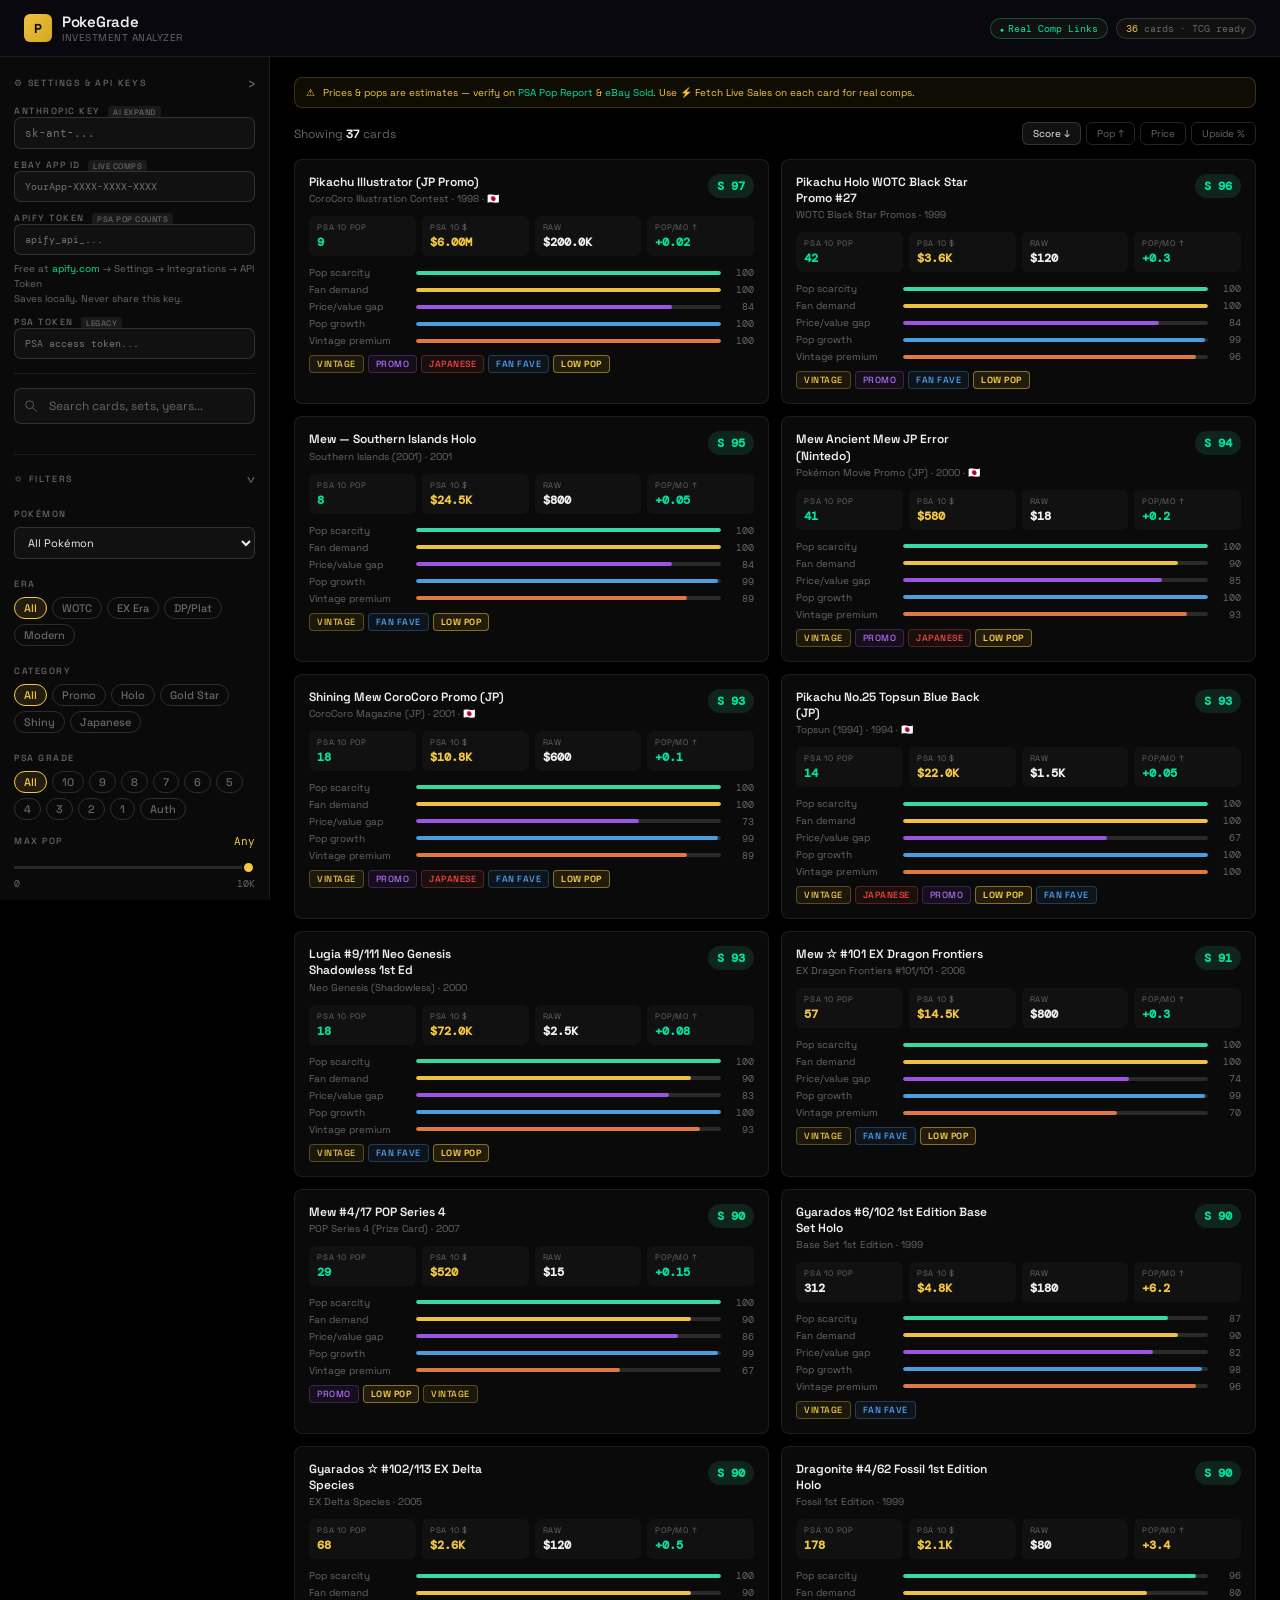
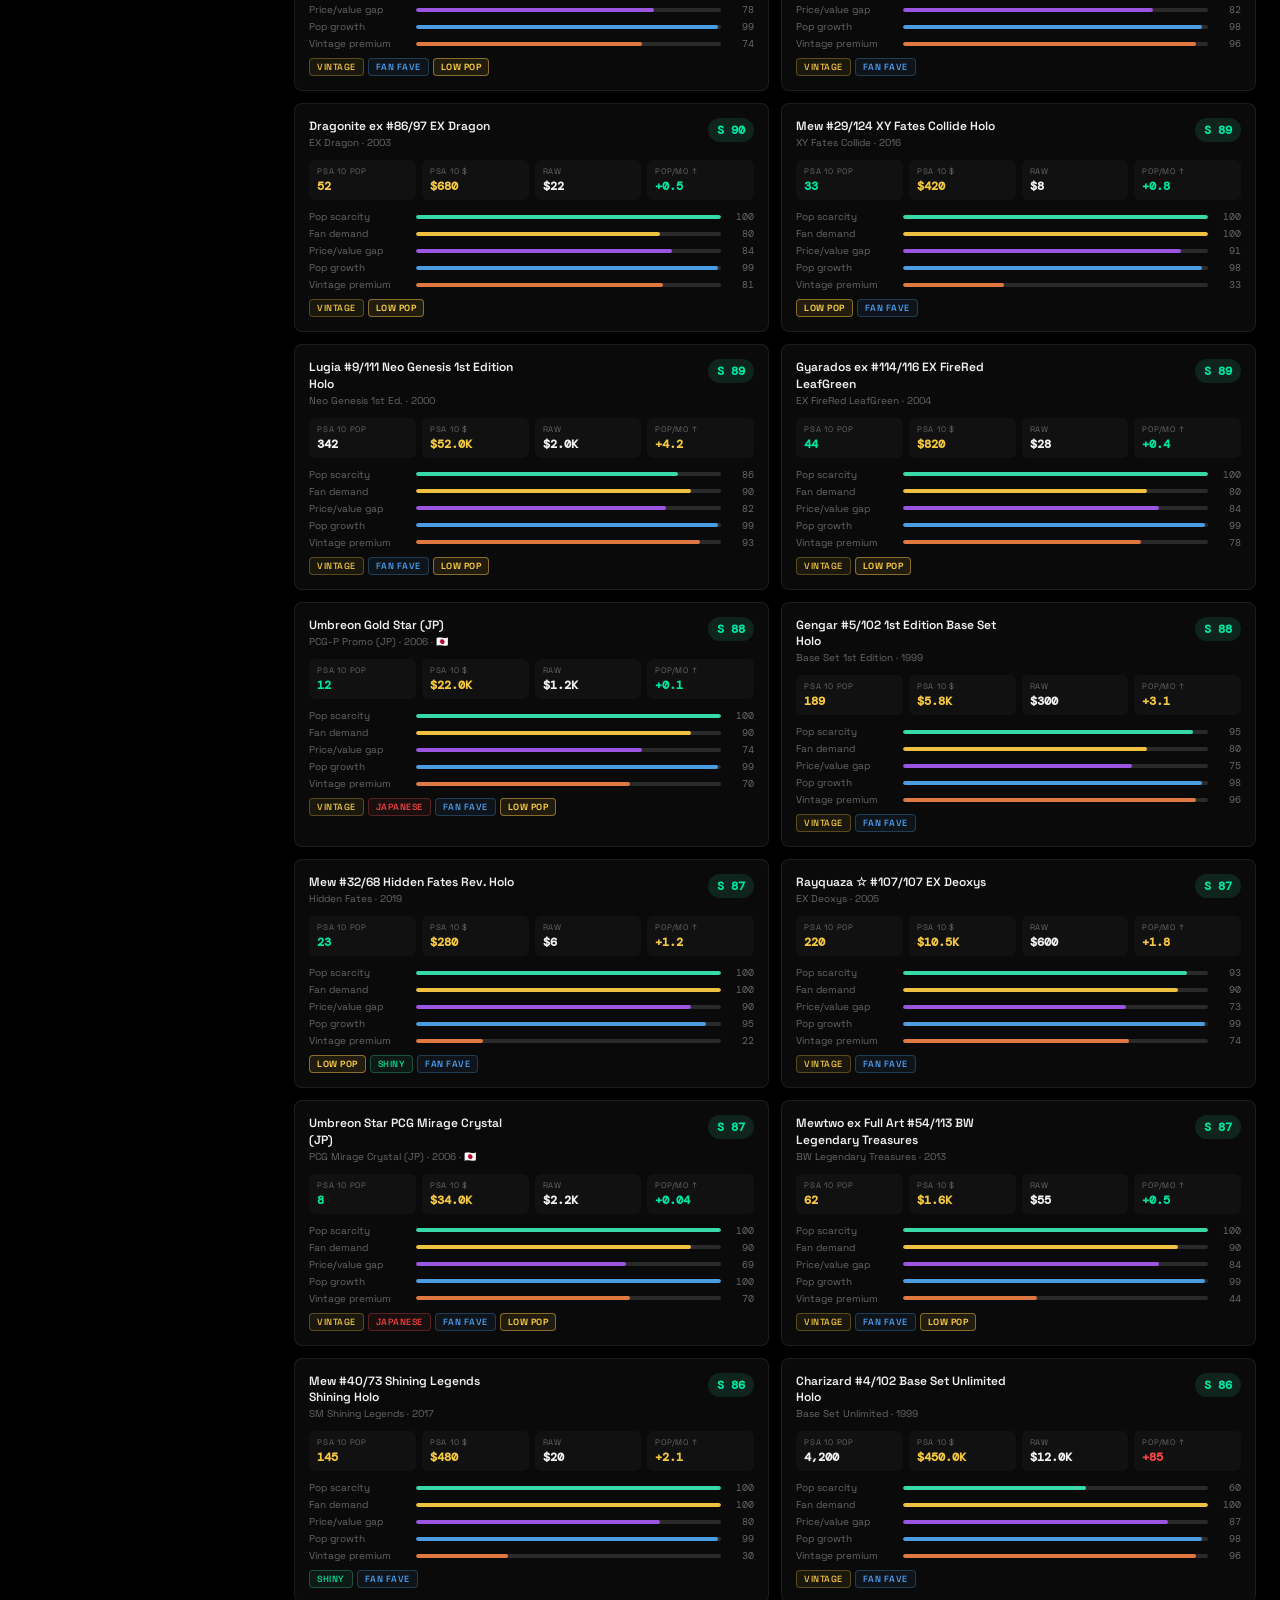
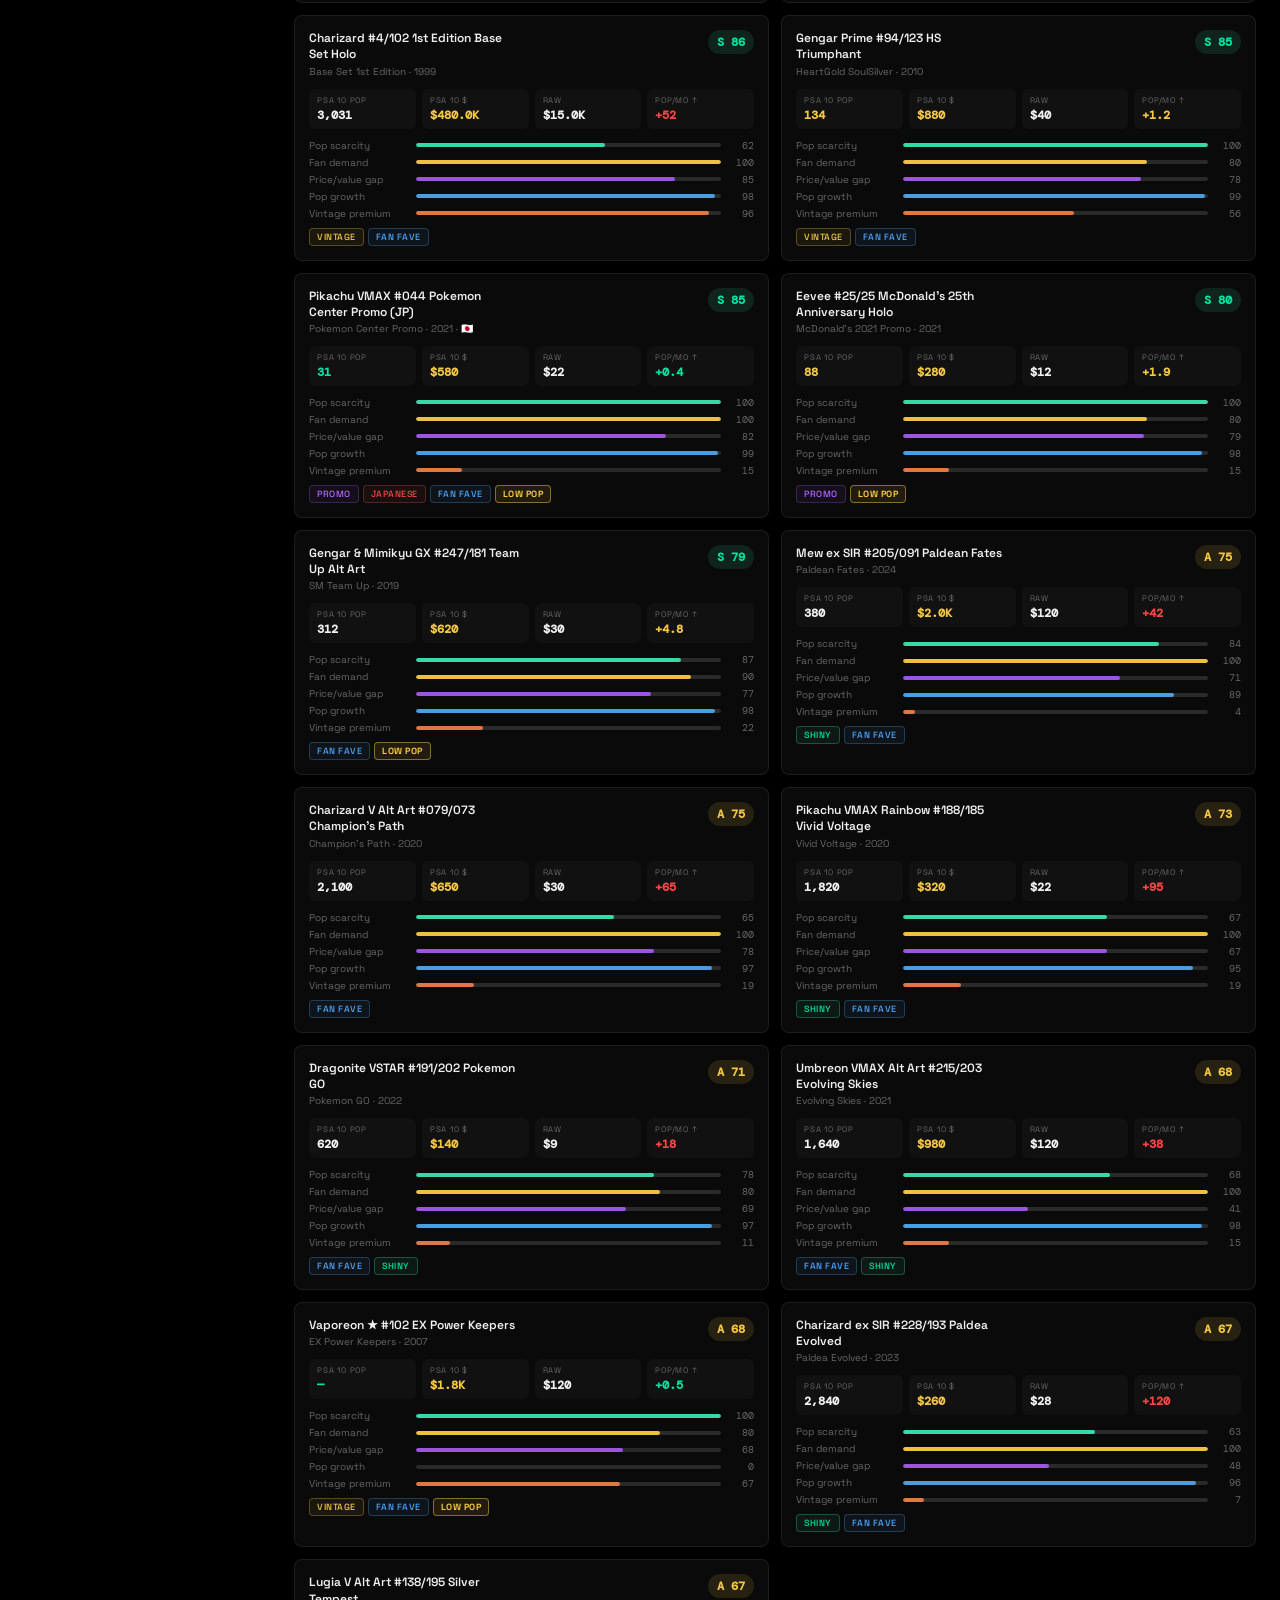
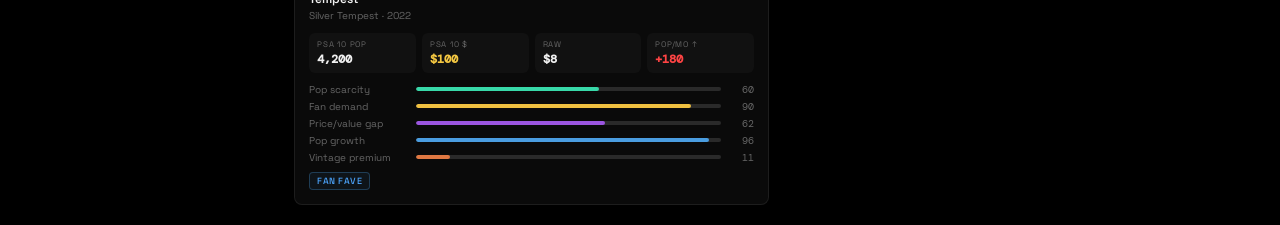
<file: index (8).html>
<!DOCTYPE html>
<html lang="en">
<head>
<meta charset="UTF-8">
<meta name="viewport" content="width=device-width, initial-scale=1.0">
<title>PokeGrade — Card Investment Analyzer</title>
<link href="https://fonts.googleapis.com/css2?family=Space+Grotesk:wght@300;400;500;600;700&family=DM+Mono:wght@400;500&display=swap" rel="stylesheet">
<style>

:root {
  --bg:#000000; --bg2:#0a0a0a; --bg3:#111111; --bg4:#1a1a1a;
  --border:rgba(255,255,255,0.08); --border2:rgba(255,255,255,0.14);
  --text:#f0f0f0; --muted:#666666; --dim:#2a2a2a;
  --gold:#f5c842; --gold2:#d4a820;
  --mint:#00e5a0; --red:#ff4444; --blue:#4da6ff; --purple:#b06aff;
}
*{margin:0;padding:0;box-sizing:border-box;}
html{background:var(--bg);color:var(--text);font-family:'Space Grotesk',sans-serif;}
body{min-height:100vh;}

/* ── Header ── */
header{border-bottom:1px solid var(--border);padding:14px 28px;display:flex;align-items:center;justify-content:space-between;background:rgba(9,9,15,0.95);position:sticky;top:0;z-index:100;backdrop-filter:blur(16px);}
.logo{display:flex;align-items:center;gap:10px;}
.logo-mark{width:30px;height:30px;border-radius:7px;background:linear-gradient(135deg,#f0c040,#d4a820);display:flex;align-items:center;justify-content:center;font-size:14px;font-weight:700;color:#09090f;}
.logo-text{font-size:16px;font-weight:600;letter-spacing:-0.3px;}
.logo-sub{font-size:10px;color:var(--muted);letter-spacing:0.5px;text-transform:uppercase;}
.hdr-right{display:flex;gap:8px;align-items:center;}
.hbadge{font-size:10px;font-family:'DM Mono',monospace;background:var(--bg3);border:1px solid var(--border2);padding:3px 9px;border-radius:20px;color:var(--muted);}
.hbadge.on{color:var(--mint);border-color:rgba(56,217,169,0.3);}
.hbadge.on::before{content:'● ';font-size:7px;}
#dbCount{color:var(--gold);}

/* ── Layout ── */
.app{display:grid;grid-template-columns:270px 1fr;min-height:calc(100vh - 57px);}
.sidebar{border-right:1px solid var(--border);padding:20px 16px;background:var(--bg2);overflow-y:auto;max-height:calc(100vh - 57px);position:sticky;top:57px;}
.main{padding:24px 28px;overflow-y:auto;}

/* ── Sidebar elements ── */
.slabel{font-size:9px;letter-spacing:1.8px;text-transform:uppercase;color:var(--muted);font-weight:500;margin-bottom:8px;display:block;}
.sgroup{margin-bottom:18px;}

/* API key */
.key-wrap{position:relative;}
.key-input{width:100%;padding:8px 32px 8px 10px;background:var(--bg3);border:1px solid var(--border2);border-radius:7px;color:var(--text);font-family:'DM Mono',monospace;font-size:11px;outline:none;transition:border-color 0.2s;}
.key-input:focus{border-color:rgba(56,217,169,0.4);}
.key-check{position:absolute;right:9px;top:50%;transform:translateY(-50%);font-size:12px;color:var(--mint);}
.key-hint{font-size:10px;color:var(--muted);margin-top:5px;line-height:1.5;}
.key-hint a{color:var(--mint);text-decoration:none;}

/* Search */
.search-wrap{position:relative;margin-bottom:16px;}
.search-wrap svg{position:absolute;left:10px;top:50%;transform:translateY(-50%);opacity:0.35;}
.search-input{width:100%;padding:9px 10px 9px 34px;background:var(--bg3);border:1px solid var(--border2);border-radius:7px;color:var(--text);font-family:inherit;font-size:12px;outline:none;transition:border-color 0.2s;}
.search-input:focus{border-color:rgba(240,192,64,0.35);}
.search-input::placeholder{color:var(--muted);}

/* Range sliders */
.range-row{margin-bottom:4px;}
.range-top{display:flex;justify-content:space-between;margin-bottom:4px;}
.range-lbl{font-size:11px;color:var(--muted);}
.range-val{font-size:11px;font-family:'DM Mono',monospace;color:var(--gold);}
input[type=range]{-webkit-appearance:none;width:100%;height:3px;background:var(--dim);border-radius:2px;outline:none;cursor:pointer;}
input[type=range]::-webkit-slider-thumb{-webkit-appearance:none;width:13px;height:13px;border-radius:50%;background:var(--gold);cursor:pointer;border:2px solid var(--bg2);}
.range-ends{display:flex;justify-content:space-between;font-size:10px;font-family:'DM Mono',monospace;color:var(--muted);margin-top:3px;}

/* Chips */
.chip-row{display:flex;flex-wrap:wrap;gap:5px;margin-top:4px;}
.chip{padding:4px 10px;border-radius:20px;font-size:11px;font-weight:500;cursor:pointer;border:1px solid var(--border2);background:transparent;color:var(--muted);transition:all 0.15s;user-select:none;}
.chip:hover{border-color:var(--gold);color:var(--gold);}
.chip.active{background:rgba(240,192,64,0.1);border-color:var(--gold);color:var(--gold);}

/* Weight sliders */
.wrow{display:flex;align-items:center;gap:8px;margin-bottom:7px;}
.wname{font-size:11px;color:var(--text);width:100px;flex-shrink:0;}
.wval{font-size:10px;font-family:'DM Mono',monospace;color:var(--muted);width:16px;text-align:right;}

/* Run + expand buttons */
.run-btn{width:100%;padding:11px;border-radius:8px;font-size:13px;font-weight:600;background:var(--gold);color:#09090f;border:none;cursor:pointer;font-family:inherit;margin-top:4px;letter-spacing:-0.2px;transition:background 0.15s,transform 0.1s;}
.run-btn:hover{background:var(--gold2);}
.run-btn:active{transform:scale(0.98);}
.run-btn:disabled{opacity:0.5;cursor:not-allowed;}

/* AI Expand button */
.expand-btn{width:100%;padding:9px;border-radius:8px;font-size:12px;font-weight:500;background:rgba(74,157,224,0.1);color:var(--blue);border:1px solid rgba(74,157,224,0.3);cursor:pointer;font-family:inherit;margin-top:8px;transition:all 0.2s;display:flex;align-items:center;justify-content:center;gap:6px;}
.expand-btn:hover{background:rgba(74,157,224,0.18);}
.expand-btn:disabled{opacity:0.45;cursor:not-allowed;}
.expand-progress{font-size:10px;font-family:'DM Mono',monospace;color:var(--muted);text-align:center;margin-top:6px;min-height:14px;}

/* Algo box */
.algo-box{margin-top:16px;padding:13px;background:var(--bg3);border-radius:8px;border:1px solid var(--border);}
.algo-box h4{font-size:10px;color:var(--gold);letter-spacing:0.5px;margin-bottom:7px;}
.algo-formula{font-family:'DM Mono',monospace;font-size:10px;color:var(--mint);padding:7px 9px;background:var(--bg2);border-radius:5px;line-height:1.9;}

/* ── Main area ── */
.notice{background:rgba(240,192,64,0.06);border:1px solid rgba(240,192,64,0.2);border-radius:8px;padding:9px 13px;margin-bottom:18px;font-size:11px;color:var(--gold);display:flex;align-items:center;gap:8px;line-height:1.5;}
.notice a{color:var(--mint);text-decoration:none;}

.toolbar{display:flex;align-items:center;justify-content:space-between;margin-bottom:18px;flex-wrap:wrap;gap:10px;}
.result-info{font-size:12px;color:var(--muted);}
.result-info strong{color:var(--text);}
.sort-row{display:flex;gap:5px;}
.sort-btn{font-size:11px;padding:5px 11px;border-radius:6px;cursor:pointer;border:1px solid var(--border2);background:transparent;color:var(--muted);font-family:inherit;transition:all 0.15s;}
.sort-btn.active{background:var(--bg3);color:var(--text);border-color:var(--border2);}

/* ── Card grid ── */
.cards-grid{display:grid;grid-template-columns:repeat(auto-fill,minmax(330px,1fr));gap:12px;}

/* ── Card ── */
.card{background:var(--bg2);border:1px solid var(--border);border-radius:10px;padding:16px;cursor:pointer;transition:border-color 0.2s,box-shadow 0.2s;position:relative;overflow:hidden;}
.card::before{content:'';position:absolute;top:0;left:0;right:0;height:2px;background:linear-gradient(90deg,transparent,var(--score-color,var(--gold)),transparent);opacity:0;transition:opacity 0.2s;}
.card:hover{border-color:var(--border2);box-shadow:0 4px 20px rgba(0,0,0,0.3);}
.card:hover::before,.card.open::before{opacity:1;}
.card.open{border-color:rgba(240,192,64,0.25);}

.card-top{display:flex;justify-content:space-between;align-items:flex-start;margin-bottom:11px;}
.card-name{font-size:13px;font-weight:600;line-height:1.35;max-width:210px;}
.card-set{font-size:10px;color:var(--muted);margin-top:2px;}
.score-pill{padding:4px 9px;border-radius:20px;font-size:12px;font-weight:700;font-family:'DM Mono',monospace;flex-shrink:0;}
.score-s{background:rgba(56,217,169,0.12);color:var(--mint);}
.score-a{background:rgba(240,192,64,0.12);color:var(--gold);}
.score-b{background:rgba(74,157,224,0.12);color:var(--blue);}
.score-c{background:rgba(98,98,122,0.12);color:var(--muted);}

/* Metrics row — tighter */
.metrics{display:grid;grid-template-columns:repeat(4,1fr);gap:6px;margin-bottom:10px;}
.metric{background:var(--bg3);border-radius:6px;padding:7px 8px;}
.metric-lbl{font-size:9px;color:var(--muted);text-transform:uppercase;letter-spacing:0.8px;margin-bottom:2px;}
.metric-val{font-size:13px;font-weight:600;font-family:'DM Mono',monospace;}
.v-green{color:var(--mint);} .v-gold{color:var(--gold);} .v-red{color:var(--red);} .v-blue{color:var(--blue);}

/* Score bars */
.bars{margin-bottom:8px;}
.brow{display:flex;align-items:center;gap:7px;margin-bottom:4px;}
.bname{font-size:10px;color:var(--muted);width:100px;flex-shrink:0;}
.btrack{flex:1;height:4px;background:var(--dim);border-radius:2px;overflow:hidden;}
.bfill{height:100%;border-radius:2px;transition:width 0.6s cubic-bezier(.2,.8,.2,1);}
.bscore{font-size:10px;font-family:'DM Mono',monospace;color:var(--muted);width:26px;text-align:right;}

/* Tags */
.tags{display:flex;flex-wrap:wrap;gap:4px;margin-top:8px;}
.tag{font-size:9px;padding:2px 7px;border-radius:4px;font-weight:500;border:1px solid;text-transform:uppercase;letter-spacing:0.5px;}
.tag-vintage{border-color:rgba(240,192,64,0.3);color:var(--gold);background:rgba(240,192,64,0.07);}
.tag-promo{border-color:rgba(155,85,224,0.3);color:var(--purple);background:rgba(155,85,224,0.07);}
.tag-japanese{border-color:rgba(224,85,85,0.3);color:var(--red);background:rgba(224,85,85,0.07);}
.tag-shiny{border-color:rgba(56,217,169,0.3);color:var(--mint);background:rgba(56,217,169,0.07);}
.tag-fan-fave{border-color:rgba(74,157,224,0.3);color:var(--blue);background:rgba(74,157,224,0.07);}
.tag-low-pop{border-color:rgba(240,192,64,0.5);color:var(--gold);background:rgba(240,192,64,0.1);font-weight:700;}
.tag-ai{border-color:rgba(56,217,169,0.25);color:var(--mint);background:rgba(56,217,169,0.06);}

/* Expand panel */
.detail{display:none;margin-top:12px;padding-top:12px;border-top:1px solid var(--border);}
.detail.open{display:block;}

.dgrid{display:grid;grid-template-columns:1fr 1fr;gap:7px;margin-bottom:10px;}
.ditem .dk{font-size:10px;color:var(--muted);margin-bottom:2px;}
.ditem .dv{font-size:11px;font-family:'DM Mono',monospace;color:var(--text);}
.rationale{font-size:11px;color:var(--muted);line-height:1.6;padding:9px 11px;background:var(--bg3);border-radius:6px;border-left:2px solid var(--gold);}

/* Sparkline */
.spark-wrap{margin-top:12px;padding-top:12px;border-top:1px solid var(--border);}
.spark-hdr{display:flex;align-items:center;justify-content:space-between;margin-bottom:7px;}
.spark-title{font-size:9px;letter-spacing:1.5px;text-transform:uppercase;color:var(--muted);font-weight:500;}
.spark-btns{display:flex;gap:3px;}
.spark-btn{font-size:10px;padding:2px 7px;border-radius:4px;cursor:pointer;border:1px solid var(--border);background:transparent;color:var(--muted);font-family:inherit;transition:all 0.15s;}
.spark-btn.active{background:var(--bg4);color:var(--text);border-color:var(--border2);}
canvas.spark{width:100%;height:68px;display:block;}
.spark-foot{display:flex;justify-content:space-between;margin-top:5px;}
.spark-stat{font-size:10px;font-family:'DM Mono',monospace;}
.spark-stat .sk{font-size:9px;color:var(--muted);text-transform:uppercase;letter-spacing:0.8px;display:block;margin-bottom:1px;}

/* Sales panel */
.sales-wrap{margin-top:12px;padding-top:12px;border-top:1px solid var(--border);}
.sales-hdr{display:flex;align-items:center;justify-content:space-between;margin-bottom:9px;}
.sales-title{font-size:9px;letter-spacing:1.5px;text-transform:uppercase;color:var(--muted);font-weight:500;}
.fetch-btn{display:flex;align-items:center;gap:5px;padding:5px 11px;border-radius:6px;font-size:10px;font-weight:600;background:rgba(74,157,224,0.1);border:1px solid rgba(74,157,224,0.3);color:var(--blue);cursor:pointer;font-family:inherit;transition:all 0.2s;}
.fetch-btn:hover{background:rgba(74,157,224,0.2);}
.fetch-btn:disabled{opacity:0.4;cursor:not-allowed;}
.mini-spin{width:9px;height:9px;border:1.5px solid rgba(74,157,224,0.3);border-top-color:var(--blue);border-radius:50%;animation:spin 0.7s linear infinite;display:none;}
@keyframes spin{to{transform:rotate(360deg);}}
.sale-row{display:grid;grid-template-columns:88px 1fr 80px;align-items:center;gap:6px;padding:5px 8px;border-radius:5px;background:var(--bg3);font-size:10px;margin-bottom:3px;}
.sale-date{font-family:'DM Mono',monospace;color:var(--muted);}
.sale-plat{color:var(--muted);}
.sale-price{font-family:'DM Mono',monospace;font-weight:600;color:var(--mint);text-align:right;}
.trend-row{display:flex;align-items:center;justify-content:space-between;margin-top:7px;padding:7px 9px;border-radius:6px;background:var(--bg);border:1px solid var(--border);font-size:10px;}
.trlbl{color:var(--muted);}
.trbadge{display:inline-flex;align-items:center;gap:3px;padding:2px 7px;border-radius:4px;font-size:9px;font-weight:600;font-family:'DM Mono',monospace;}
.trbadge-up{background:rgba(56,217,169,0.1);color:var(--mint);border:1px solid rgba(56,217,169,0.22);}
.trbadge-dn{background:rgba(224,85,85,0.1);color:var(--red);border:1px solid rgba(224,85,85,0.22);}
.trbadge-fl{background:rgba(240,192,64,0.1);color:var(--gold);border:1px solid rgba(240,192,64,0.22);}
.trval{font-family:'DM Mono',monospace;font-weight:600;}
.sales-err{font-size:10px;color:var(--red);padding:7px 9px;background:rgba(224,85,85,0.07);border-radius:5px;border:1px solid rgba(224,85,85,0.2);line-height:1.5;}
.sales-ph{font-size:10px;color:var(--muted);padding:4px 0;}

/* Skeleton / loading */
@keyframes pulse{0%,100%{opacity:0.3}50%{opacity:0.7}}
.skeleton-card{background:var(--bg2);border:1px solid var(--border);border-radius:10px;padding:16px;animation:pulse 1.5s ease-in-out infinite;}
.skel{background:var(--bg3);border-radius:4px;margin-bottom:7px;}

/* Empty */
.empty{text-align:center;padding:60px 20px;color:var(--muted);}
.empty h3{font-size:17px;margin-bottom:7px;color:var(--text);}

@media(max-width:860px){
  .app{grid-template-columns:1fr;}
  .sidebar{max-height:none;position:static;border-right:none;border-bottom:1px solid var(--border);}
  .metrics{grid-template-columns:repeat(2,1fr);}
  .cards-grid{grid-template-columns:1fr;}
}

  /* Comp links */
  .comp-link{display:flex;align-items:center;gap:8px;padding:7px 10px;border-radius:6px;background:var(--bg3);border:1px solid var(--border);text-decoration:none;color:var(--text);font-size:11px;transition:border-color 0.15s,background 0.15s;}
  .comp-link:hover{border-color:var(--border2);background:var(--bg4);}
  .comp-link span:nth-child(2){flex:1;}
  .comp-dot{width:7px;height:7px;border-radius:50%;flex-shrink:0;}
  .comp-arrow{color:var(--muted);font-size:12px;}


.psa-confirmed{animation:fadeUp 0.3s ease both;}


  /* Collapsible sections */
  .collapsible-hdr{display:flex;align-items:center;justify-content:space-between;cursor:pointer;padding:2px 0;user-select:none;}
  .collapsible-hdr:hover .slabel{color:var(--text);}
  .collapse-arrow{color:var(--muted);font-size:1rem;transition:transform 0.2s;transform:rotate(0deg);line-height:1;}
  .collapse-arrow.open{transform:rotate(90deg);}
  .collapsible-body{display:none;overflow:hidden;}
  .collapsible-body.open{display:block;}
  .mini-label{font-size:9px;letter-spacing:1.5px;text-transform:uppercase;color:var(--muted);font-weight:500;}
  .badge-tag{font-size:8px;padding:1px 5px;border-radius:3px;background:var(--bg4);color:var(--muted);margin-left:4px;letter-spacing:0.5px;vertical-align:middle;}

  /* Cleaner header */
  header{padding:12px 24px;}
  .logo-mark{width:28px;height:28px;border-radius:6px;font-size:13px;}
  .logo-text{font-size:15px;}

  /* Cleaner sidebar */
  .sidebar{padding:16px 14px;}
  .sgroup{margin-bottom:14px;padding-bottom:14px;border-bottom:1px solid var(--border);}
  .sgroup:last-child{border-bottom:none;}

  /* Tighter chips */
  .chip{padding:3px 9px;font-size:11px;}

  /* Range top inline */
  .range-top{display:flex;justify-content:space-between;align-items:center;margin-bottom:5px;}

  /* Cleaner cards */
  .card{border-radius:8px;padding:14px;}
  .card-name{font-size:12px;}
  .card-set{font-size:10px;}
  .metric{padding:6px 8px;}
  .metric-lbl{font-size:8px;}
  .metric-val{font-size:12px;}

  /* Cleaner main */
  .main{padding:20px 24px;}
  .notice{font-size:10px;padding:7px 11px;margin-bottom:14px;}

  /* Better toolbar */
  .toolbar{margin-bottom:14px;}
  .sort-btn{font-size:10px;padding:4px 10px;}

</style>
</head>
<body>

<header>
  <div class="logo">
    <div class="logo-mark">P</div>
    <div>
      <div class="logo-text">PokeGrade</div>
      <div class="logo-sub">Investment Analyzer</div>
    </div>
  </div>
  <div class="hdr-right">
    <div class="hbadge on">Real Comp Links</div>
    <div class="hbadge"><span id="dbCount">36</span> cards · <span id="tcgStatus" style="color:var(--muted)">TCG ready</span></div>
  </div>
</header>

<div class="app">
  <aside class="sidebar">

    <!-- ⚙ Settings (collapsed by default) -->
    <div class="sgroup">
      <div class="collapsible-hdr" onclick="toggleSection('settingsBody','settingsArrow')">
        <span class="slabel" style="margin-bottom:0">&#9881; Settings &amp; API Keys</span>
        <span class="collapse-arrow" id="settingsArrow">&#8250;</span>
      </div>
      <div class="collapsible-body open" id="settingsBody">
        <div style="margin-top:12px">
          <div class="mini-label">Anthropic Key <span class="badge-tag">AI Expand</span></div>
          <div class="key-wrap">
            <input class="key-input" type="password" id="apiKey" placeholder="sk-ant-..." oninput="saveKey(this.value)">
            <span class="key-check" id="keyCheck"></span>
          </div>
        </div>
        <div style="margin-top:10px">
          <div class="mini-label">eBay App ID <span class="badge-tag">Live Comps</span></div>
          <div class="key-wrap">
            <input class="key-input" type="text" id="ebayAppId" placeholder="YourApp-XXXX-XXXX-XXXX" oninput="saveEbayKey(this.value)" style="font-size:10px;">
            <span class="key-check" id="ebayKeyCheck"></span>
          </div>
        </div>
        <div style="margin-top:10px">
          <div class="mini-label">Apify Token <span class="badge-tag">PSA Pop Counts</span></div>
          <div class="key-wrap">
            <input class="key-input" type="password" id="apifyToken" placeholder="apify_api_..." oninput="saveApifyToken(this.value)" style="font-size:10px;">
            <span class="key-check" id="apifyTokenCheck"></span>
          </div>
          <div class="key-hint" style="margin-top:6px">
            Free at <a href="https://apify.com" target="_blank">apify.com</a> → Settings → Integrations → API Token<br>
            Saves locally. Never share this key.
          </div>
        </div>
        <div style="margin-top:10px">
          <div class="mini-label">PSA Token <span class="badge-tag">Legacy</span></div>
          <div class="key-wrap">
            <input class="key-input" type="password" id="psaToken" placeholder="PSA access token..." oninput="savePsaToken(this.value)" style="font-size:10px;">
            <span class="key-check" id="psaTokenCheck"></span>
          </div>
        </div>
      </div>
    </div>

    <!-- Search -->
    <div class="sgroup">
      <div class="search-wrap">
        <svg width="14" height="14" viewBox="0 0 16 16" fill="none" stroke="white"><circle cx="6.5" cy="6.5" r="4.5"/><path d="M10.5 10.5L14 14" stroke-linecap="round"/></svg>
        <input class="search-input" type="text" id="cardSearch" placeholder="Search cards, sets, years..." oninput="if(analysisRun)renderCards()">
      </div>
    </div>

    <!-- Filters -->
    <div class="sgroup">
      <div class="collapsible-hdr" onclick="toggleSection('filtersBody','filtersArrow')">
        <span class="slabel" style="margin-bottom:0">&#9965; Filters</span>
        <span class="collapse-arrow open" id="filtersArrow">&#8250;</span>
      </div>
      <div class="collapsible-body open" id="filtersBody">
        <div style="margin-top:12px">
          <span class="mini-label">Pokémon</span>
          <div style="display:flex;gap:6px;margin-top:5px;align-items:center;">
            <select id="pokemonSelect" onchange="onPokemonSelect(this.value)"  style="flex:1;background:var(--bg3);border:1px solid var(--border2);color:var(--text);font-family:inherit;font-size:11px;padding:7px 9px;border-radius:6px;outline:none;cursor:pointer;">
              <option value="all">All Pokémon</option>
              <optgroup label="⭐ Fan Favorites">
                <option value="pikachu">Pikachu</option>
                <option value="charizard">Charizard</option>
                <option value="mew">Mew</option>
                <option value="mewtwo">Mewtwo</option>
                <option value="lugia">Lugia</option>
                <option value="umbreon">Umbreon</option>
                <option value="gengar">Gengar</option>
                <option value="eevee">Eevee</option>
                <option value="rayquaza">Rayquaza</option>
                <option value="gyarados">Gyarados</option>
                <option value="dragonite">Dragonite</option>
                <option value="blaziken">Blaziken</option>
                <option value="garchomp">Garchomp</option>
                <option value="lucario">Lucario</option>
                <option value="gardevoir">Gardevoir</option>
                <option value="sylveon">Sylveon</option>
              </optgroup>
              <optgroup label="── Gen 1 (Kanto)">
                <option value="bulbasaur">Bulbasaur</option>
                <option value="charmander">Charmander</option>
                <option value="squirtle">Squirtle</option>
                <option value="blastoise">Blastoise</option>
                <option value="venusaur">Venusaur</option>
                <option value="alakazam">Alakazam</option>
                <option value="machamp">Machamp</option>
                <option value="golem">Golem</option>
                <option value="nidoking">Nidoking</option>
                <option value="clefable">Clefable</option>
                <option value="jolteon">Jolteon</option>
                <option value="flareon">Flareon</option>
                <option value="vaporeon">Vaporeon</option>
                <option value="snorlax">Snorlax</option>
                <option value="articuno">Articuno</option>
                <option value="zapdos">Zapdos</option>
                <option value="moltres">Moltres</option>
              </optgroup>
              <optgroup label="── Gen 2 (Johto)">
                <option value="ho-oh">Ho-Oh</option>
                <option value="celebi">Celebi</option>
                <option value="espeon">Espeon</option>
                <option value="tyranitar">Tyranitar</option>
                <option value="suicune">Suicune</option>
                <option value="entei">Entei</option>
                <option value="raikou">Raikou</option>
                <option value="ampharos">Ampharos</option>
              </optgroup>
              <optgroup label="── Gen 3 (Hoenn)">
                <option value="kyogre">Kyogre</option>
                <option value="groudon">Groudon</option>
                <option value="deoxys">Deoxys</option>
                <option value="latias">Latias</option>
                <option value="latios">Latios</option>
                <option value="absol">Absol</option>
                <option value="flygon">Flygon</option>
                <option value="salamence">Salamence</option>
                <option value="metagross">Metagross</option>
              </optgroup>
              <optgroup label="── Gen 4 (Sinnoh)">
                <option value="dialga">Dialga</option>
                <option value="palkia">Palkia</option>
                <option value="giratina">Giratina</option>
                <option value="leafeon">Leafeon</option>
                <option value="glaceon">Glaceon</option>
                <option value="togekiss">Togekiss</option>
                <option value="rotom">Rotom</option>
              </optgroup>
              <optgroup label="── Gen 5 (Unova)">
                <option value="reshiram">Reshiram</option>
                <option value="zekrom">Zekrom</option>
                <option value="kyurem">Kyurem</option>
                <option value="zoroark">Zoroark</option>
                <option value="chandelure">Chandelure</option>
              </optgroup>
              <optgroup label="── Gen 6 (Kalos)">
                <option value="xerneas">Xerneas</option>
                <option value="yveltal">Yveltal</option>
                <option value="zygarde">Zygarde</option>
                <option value="greninja">Greninja</option>
              </optgroup>
              <optgroup label="── Gen 7 (Alola)">
                <option value="solgaleo">Solgaleo</option>
                <option value="lunala">Lunala</option>
                <option value="necrozma">Necrozma</option>
                <option value="mimikyu">Mimikyu</option>
              </optgroup>
              <optgroup label="── Gen 8 (Galar)">
                <option value="zacian">Zacian</option>
                <option value="zamazenta">Zamazenta</option>
                <option value="eternatus">Eternatus</option>
                <option value="urshifu">Urshifu</option>
              </optgroup>
              <optgroup label="── Gen 9 (Paldea)">
                <option value="koraidon">Koraidon</option>
                <option value="miraidon">Miraidon</option>
                <option value="iron-valiant">Iron Valiant</option>
                <option value="roaring-moon">Roaring Moon</option>
              </optgroup>
            </select>
          </div>
          <div id="pokemonChips" style="display:none"></div>
        </div>
        <div style="margin-top:12px">
          <span class="mini-label">Era</span>
          <div class="chip-row" id="eraChips" style="margin-top:5px">
            <div class="chip active" onclick="toggleChip(this,'era')" data-val="all">All</div>
            <div class="chip" onclick="toggleChip(this,'era')" data-val="wotc">WOTC</div>
            <div class="chip" onclick="toggleChip(this,'era')" data-val="ex">EX Era</div>
            <div class="chip" onclick="toggleChip(this,'era')" data-val="dp">DP/Plat</div>
            <div class="chip" onclick="toggleChip(this,'era')" data-val="modern">Modern</div>
          </div>
        </div>
        <div style="margin-top:12px">
          <span class="mini-label">Category</span>
          <div class="chip-row" id="catChips" style="margin-top:5px">
            <div class="chip active" onclick="toggleChip(this,'cat')" data-val="all">All</div>
            <div class="chip" onclick="toggleChip(this,'cat')" data-val="promo">Promo</div>
            <div class="chip" onclick="toggleChip(this,'cat')" data-val="holo">Holo</div>
            <div class="chip" onclick="toggleChip(this,'cat')" data-val="gold-star">Gold Star</div>
            <div class="chip" onclick="toggleChip(this,'cat')" data-val="shiny">Shiny</div>
            <div class="chip" onclick="toggleChip(this,'cat')" data-val="japanese">Japanese</div>
          </div>
        </div>
        <div style="margin-top:12px">
          <span class="mini-label">PSA Grade</span>
          <div class="chip-row" id="gradeChips" style="margin-top:5px">
            <div class="chip active" onclick="toggleChip(this,'grade')" data-val="all">All</div>
            <div class="chip" onclick="toggleChip(this,'grade')" data-val="10">10</div>
            <div class="chip" onclick="toggleChip(this,'grade')" data-val="9">9</div>
            <div class="chip" onclick="toggleChip(this,'grade')" data-val="8">8</div>
            <div class="chip" onclick="toggleChip(this,'grade')" data-val="7">7</div>
            <div class="chip" onclick="toggleChip(this,'grade')" data-val="6">6</div>
            <div class="chip" onclick="toggleChip(this,'grade')" data-val="5">5</div>
            <div class="chip" onclick="toggleChip(this,'grade')" data-val="4">4</div>
            <div class="chip" onclick="toggleChip(this,'grade')" data-val="3">3</div>
            <div class="chip" onclick="toggleChip(this,'grade')" data-val="2">2</div>
            <div class="chip" onclick="toggleChip(this,'grade')" data-val="1">1</div>
            <div class="chip" onclick="toggleChip(this,'grade')" data-val="auth">Auth</div>
          </div>
        </div>
        <div style="margin-top:14px">
          <div class="range-top"><span class="mini-label">Max Pop</span><span class="range-val" id="popVal">Any</span></div>
          <input type="range" id="popRange" min="0" max="10000" value="10000" step="100" oninput="document.getElementById('popVal').textContent=parseInt(this.value)>=10000?'Any':'≤ '+parseInt(this.value).toLocaleString();if(analysisRun)renderCards()">
          <div class="range-ends"><span>0</span><span>10K</span></div>
        </div>
        <div style="margin-top:12px">
          <div class="range-top"><span class="mini-label">Max Price</span><span class="range-val" id="priceVal">Any</span></div>
          <input type="range" id="priceRange" min="0" max="100" value="100" step="1" oninput="onPriceSlide(this.value)">
          <div class="range-ends"><span>$0</span><span>$10M</span></div>
        </div>
      </div>
    </div>

    <!-- Score Weights -->
    <div class="sgroup">
      <div class="collapsible-hdr" onclick="toggleSection('weightsBody','weightsArrow')">
        <span class="slabel" style="margin-bottom:0">&#9868; Score Weights</span>
        <span class="collapse-arrow" id="weightsArrow">&#8250;</span>
      </div>
      <div class="collapsible-body" id="weightsBody">
        <div style="margin-top:12px" id="weightSliders">
          <div class="wrow"><span class="wname">Pop Scarcity</span><input type="range" min="0" max="10" value="8" class="weight-input" data-key="popScarcity" style="flex:1;height:3px" oninput="updateWeights()"><span class="wval" id="w-popScarcity">8</span></div>
          <div class="wrow"><span class="wname">Fan Demand</span><input type="range" min="0" max="10" value="7" class="weight-input" data-key="fanDemand" style="flex:1;height:3px" oninput="updateWeights()"><span class="wval" id="w-fanDemand">7</span></div>
          <div class="wrow"><span class="wname">Price / Value</span><input type="range" min="0" max="10" value="6" class="weight-input" data-key="priceValue" style="flex:1;height:3px" oninput="updateWeights()"><span class="wval" id="w-priceValue">6</span></div>
          <div class="wrow"><span class="wname">Pop Growth</span><input type="range" min="0" max="10" value="5" class="weight-input" data-key="popGrowth" style="flex:1;height:3px" oninput="updateWeights()"><span class="wval" id="w-popGrowth">5</span></div>
          <div class="wrow"><span class="wname">Vintage Age</span><input type="range" min="0" max="10" value="4" class="weight-input" data-key="vintage" style="flex:1;height:3px" oninput="updateWeights()"><span class="wval" id="w-vintage">4</span></div>
        </div>
      </div>
    </div>

    <button class="run-btn" id="runBtn" onclick="runAnalysis()">&#9889; Run Analysis</button>
    <button class="expand-btn" id="expandBtn" onclick="expandDatabase()">
      <span>&#10024;</span><span id="expandBtnTxt">AI Expand Database</span>
    </button>
    <div class="expand-progress" id="expandProgress"></div>

  </aside>

  <main class="main">

    <div class="notice">
      <span>&#9888;</span>
      <span>Prices &amp; pops are estimates — verify on <a href="https://www.psacard.com/pop" target="_blank">PSA Pop Report</a> &amp; <a href="https://www.ebay.com/sh/research" target="_blank">eBay Sold</a>. Use &#9889; Fetch Live Sales on each card for real comps.</span>
    </div>
    <div id="tcgLoadBar" style="display:none;background:var(--bg2);border:1px solid var(--border);border-radius:8px;padding:14px 16px;margin-bottom:16px;">
      <div style="display:flex;align-items:center;justify-content:space-between;margin-bottom:8px;">
        <span style="font-size:11px;color:var(--text);font-weight:600;" id="tcgLoadMsg">Loading cards...</span>
        <span style="font-size:10px;font-family:'DM Mono',monospace;color:var(--muted);" id="tcgLoadCount"></span>
      </div>
      <div style="height:3px;background:var(--dim);border-radius:2px;overflow:hidden;">
        <div id="tcgLoadProgress" style="height:100%;background:var(--gold);border-radius:2px;width:0%;transition:width 0.3s;"></div>
      </div>
    </div>

    <div class="toolbar">
      <div class="result-info">Showing <strong id="countDisplay">—</strong> cards</div>
      <div class="sort-row">
        <button class="sort-btn active" onclick="setSort('score',this)">Score &#8595;</button>
        <button class="sort-btn" onclick="setSort('pop',this)">Pop &#8593;</button>
        <button class="sort-btn" onclick="setSort('price',this)">Price</button>
        <button class="sort-btn" onclick="setSort('upside',this)">Upside %</button>
      </div>
    </div>

    <div class="cards-grid" id="cardsGrid"></div>

  </main>
</div>

<script>
// ─── Data ─────────────────────────────────────────────────────────────────────
const CARDS = [
  {
    id:1, name:"Mew ☆ #101 EX Dragon Frontiers", set:"EX Dragon Frontiers #101/101", year:2006,
    pokemon:"mew", era:"ex", cat:"gold-star", japanese:false,
    pop10:57, popGrowthPerMonth:0.3, marketPrice:12000, psa10Price:14500,
    rawPrice:800, fanTier:10,
    tags:["vintage","fan-fave","low-pop"],
    rationale:"Mew Gold Star sits at only 57 PSA 10 copies — one of the lowest genuine populations of any Gold Star. Foil wear kills grades. Fan demand is elite tier, Charizard Gold Star commands 3x more despite Mew being rarer in PSA 10.",
    detail:{ distribution:"EX Dragon Frontiers boosters", gradeRate:"~3%", psaSubmit:"~1,900", note:"Japanese version even scarcer" }
  },
  {
    id:2, name:"Shining Mew CoroCoro Promo (JP)", set:"CoroCoro Magazine (JP)", year:2001,
    pokemon:"mew", era:"wotc", cat:"promo", japanese:true,
    pop10:18, popGrowthPerMonth:0.1, marketPrice:9500, psa10Price:10800,
    rawPrice:600, fanTier:10,
    tags:["vintage","promo","japanese","fan-fave","low-pop"],
    rationale:"Magazine peel damage destroyed most copies. Pop 10 of just 18 is extraordinary for a 2001 promo. English collectors are just starting to notice Japanese promos — pricing hasn't caught up.",
    detail:{ distribution:"CoroCoro May 2001 insert", gradeRate:"<2%", psaSubmit:"~950", note:"Must be peeled from cardboard backing" }
  },
  {
    id:3, name:"Mew — Southern Islands Holo", set:"Southern Islands (2001)", year:2001,
    pokemon:"mew", era:"wotc", cat:"holo", japanese:false,
    pop10:8, popGrowthPerMonth:0.05, marketPrice:22000, psa10Price:24500,
    rawPrice:800, fanTier:10,
    tags:["vintage","fan-fave","low-pop"],
    rationale:"Single-digit PSA 10 pop. Cards were folded in booklets — centering and print lines are endemic. This is arguably the rarest English Mew in PSA 10 that most collectors don't know about.",
    detail:{ distribution:"Mail-in promotion 2001", gradeRate:"<1%", psaSubmit:"~780", note:"Booklet fold causes centering issues" }
  },
  {
    id:4, name:"Mew #29/124 XY Fates Collide Holo", set:"XY Fates Collide", year:2016,
    pokemon:"mew", era:"ex", cat:"holo", japanese:false,
    pop10:33, popGrowthPerMonth:0.8, marketPrice:280, psa10Price:420,
    rawPrice:8, fanTier:10,
    tags:["low-pop","fan-fave"],
    rationale:"Pop of 33 PSA 10s is shockingly low for a 2016 English holo. XY era is completely overlooked right now — priced at $220 but has 10x upside if XY nostalgia follows the Base Set trajectory.",
    detail:{ distribution:"XY Fates Collide booster packs", gradeRate:"~12%", psaSubmit:"~275", note:"Low submission rate — most copies are ungraded" }
  },
  {
    id:5, name:"Mew #32/68 Hidden Fates Rev. Holo", set:"Hidden Fates", year:2019,
    pokemon:"mew", era:"modern", cat:"holo", japanese:false,
    pop10:23, popGrowthPerMonth:1.2, marketPrice:180, psa10Price:280,
    rawPrice:6, fanTier:10,
    tags:["low-pop","shiny","fan-fave"],
    rationale:"Sub-25 PSA 10 pop on a modern reverse holo from a beloved set is remarkable. Reverse holos are dismissed vs Shiny Vaults — but this artifact of inattention is the opportunity.",
    detail:{ distribution:"Hidden Fates booster packs", gradeRate:"~8%", psaSubmit:"~290", note:"Shiny Vault cards capture all attention" }
  },
  {
    id:6, name:"Mew #40/73 Shining Legends Shining Holo", set:"SM Shining Legends", year:2017,
    pokemon:"mew", era:"modern", cat:"shiny", japanese:false,
    pop10:145, popGrowthPerMonth:2.1, marketPrice:380, psa10Price:480,
    rawPrice:20, fanTier:10,
    tags:["shiny","fan-fave"],
    rationale:"Beautiful alt-art shiny Mew from 2017. Most copies were played, not collected. Pop is still manageable for a shiny card of this quality and the artwork is one of the best modern Mews.",
    detail:{ distribution:"SM Shining Legends booster packs", gradeRate:"~15%", psaSubmit:"~965", note:"Shining mechanic = silver foil edges" }
  },
  {
    id:7, name:"Charizard #4/102 Base Set Unlimited Holo", set:"Base Set Unlimited", year:1999,
    pokemon:"charizard", era:"wotc", cat:"holo", japanese:false,
    pop10:4200, popGrowthPerMonth:85, marketPrice:420000, psa10Price:450000,
    rawPrice:12000, fanTier:10,
    tags:["vintage","fan-fave"],
    rationale:"The most famous card in existence. Pop is enormous but demand is equally massive. The benchmark for all investment comparisons — but growth rate is slowing as the pop climbs.",
    detail:{ distribution:"Base Set Unlimited boosters", gradeRate:"~3.5%", psaSubmit:"~120,000", note:"Never truly 'undervalued' — market is efficient" }
  },
  {
    id:8, name:"Lugia #9/111 Neo Genesis 1st Edition Holo", set:"Neo Genesis 1st Ed.", year:2000,
    pokemon:"lugia", era:"wotc", cat:"holo", japanese:false,
    pop10:342, popGrowthPerMonth:4.2, marketPrice:48000, psa10Price:52000,
    rawPrice:2000, fanTier:9,
    tags:["vintage","fan-fave","low-pop"],
    rationale:"Lugia 1st Ed PSA 10 is far more rare than Charizard 1st Ed but commands less than half the price. The fan base is massive post-Gen-2 nostalgia and the card is genuinely hard to find in gem mint.",
    detail:{ distribution:"Neo Genesis 1st Ed. boosters", gradeRate:"~2.8%", psaSubmit:"~12,200", note:"Print lines are endemic in Neo era" }
  },
  {
    id:9, name:"Pikachu Illustrator (JP Promo)", set:"CoroCoro Illustration Contest", year:1998,
    pokemon:"pikachu", era:"wotc", cat:"promo", japanese:true,
    pop10:9, popGrowthPerMonth:0.02, marketPrice:5500000, psa10Price:6000000,
    rawPrice:200000, fanTier:10,
    tags:["vintage","promo","japanese","fan-fave","low-pop"],
    rationale:"9 PSA 10 copies in existence. The most valuable Pokémon card period. Not 'undervalued' per se — but one of the clearest examples of pop scarcity driving value to absurd levels.",
    detail:{ distribution:"Illustration contest prize (39 copies total)", gradeRate:"23%", psaSubmit:"~39", note:"Most famous individual card ever" }
  },
  {
    id:10, name:"Umbreon Gold Star (JP)", set:"PCG-P Promo (JP)", year:2006,
    pokemon:"umbreon", era:"ex", cat:"gold-star", japanese:true,
    pop10:12, popGrowthPerMonth:0.1, marketPrice:18000, psa10Price:22000,
    rawPrice:1200, fanTier:9,
    tags:["vintage","japanese","fan-fave","low-pop"],
    rationale:"Japanese Umbreon Gold Star has one of the lowest PSA 10 pops of any Gold Star. English version commands more but JP version is rarer. The gap is closing fast as collectors wise up.",
    detail:{ distribution:"PCG-P Lottery/promotional event", gradeRate:"~2%", psaSubmit:"~600", note:"Different artwork from English version" }
  },
  {
    id:11, name:"Mew ex SIR #205/091 Paldean Fates", set:"Paldean Fates", year:2024,
    pokemon:"mew", era:"modern", cat:"shiny", japanese:false,
    pop10:380, popGrowthPerMonth:42, marketPrice:1400, psa10Price:2000,
    rawPrice:120, fanTier:10,
    tags:["shiny","fan-fave"],
    rationale:"Shiny Illustration Rare Mew from the Mew-themed anniversary set. 30th anniversary positioning will boost demand significantly. Pop is growing but 35% price upside vs raw still visible.",
    detail:{ distribution:"Paldean Fates booster packs", gradeRate:"~22%", psaSubmit:"~1,725", note:"SIR treatment = gold border + art extension" }
  },
  {
    id:12, name:"Gengar #5/102 1st Edition Base Set Holo", set:"Base Set 1st Edition", year:1999,
    pokemon:"gengar", era:"wotc", cat:"holo", japanese:false,
    pop10:189, popGrowthPerMonth:3.1, marketPrice:4200, psa10Price:5800,
    rawPrice:300, fanTier:8,
    tags:["vintage","fan-fave"],
    rationale:"Gengar is a top-3 fan favorite but trades at 5-10% of Charizard 1st Ed price. The shadow box art on Base Set Gengar is iconic. Pop is modest — 189 PSA 10s is low for a card this beloved.",
    detail:{ distribution:"Base Set 1st Edition boosters", gradeRate:"~3.2%", psaSubmit:"~5,900", note:"Shadow box art variant is distinct" }
  },
  {
    id:13, name:"Mew Ancient Mew JP Error (Nintedo)", set:"Pokémon Movie Promo (JP)", year:2000,
    pokemon:"mew", era:"wotc", cat:"promo", japanese:true,
    pop10:41, popGrowthPerMonth:0.2, marketPrice:420, psa10Price:580,
    rawPrice:18, fanTier:9,
    tags:["vintage","promo","japanese","low-pop"],
    rationale:"First print has 'Nintedo' misprinted instead of 'Nintendo'. Error + promo + Japanese = triple collector premium that the current price doesn't reflect. Pop is tiny at 41 PSA 10 copies.",
    detail:{ distribution:"Pokémon 2000 movie promos (JP)", gradeRate:"~6%", psaSubmit:"~685", note:"Error on copyright line: 'Nintedo'" }
  },
  {
    id:14, name:"Pikachu VMAX Rainbow #188/185 Vivid Voltage", set:"Vivid Voltage", year:2020,
    pokemon:"pikachu", era:"modern", cat:"shiny", japanese:false,
    pop10:1820, popGrowthPerMonth:95, marketPrice:240, psa10Price:320,
    rawPrice:22, fanTier:10,
    tags:["shiny","fan-fave"],
    rationale:"Rainbow VMAX Pikachu with huge fan demand. Pop is growing fast but price premium over raw is minimal. Likely fully valued in short term — long hold only if you believe in sustained Pikachu demand.",
    detail:{ distribution:"Vivid Voltage booster packs", gradeRate:"~25%", psaSubmit:"~7,280", note:"Textured rainbow foil grading surface" }
  },
  {
    id:15, name:"Mew #4/17 POP Series 4", set:"POP Series 4 (Prize Card)", year:2007,
    pokemon:"mew", era:"dp", cat:"promo", japanese:false,
    pop10:29, popGrowthPerMonth:0.15, marketPrice:380, psa10Price:520,
    rawPrice:15, fanTier:9,
    tags:["promo","low-pop","vintage"],
    rationale:"Tournament prize card — only distributed to competitive players who won. Most were played into the ground. 29 PSA 10s is a legitimately low number for a card with this distribution method.",
    detail:{ distribution:"Organized play prize / league reward", gradeRate:"~5%", psaSubmit:"~580", note:"POP era is completely forgotten by market" }
  },
  {
    id:16, name:"Charizard #4/102 1st Edition Base Set Holo", set:"Base Set 1st Edition", year:1999,
    pokemon:"charizard", era:"wotc", cat:"holo", japanese:false,
    pop10:3031, popGrowthPerMonth:52, marketPrice:420000, psa10Price:480000,
    rawPrice:15000, fanTier:10,
    tags:["vintage","fan-fave"],
    rationale:"The holy grail alongside Illustrator. Pop is growing but demand keeps up. PSA 10 has massive premium over PSA 9. Entry price is extreme but liquidity is unmatched.",
    detail:{ distribution:"Base Set 1st Edition boosters", gradeRate:"~2.5%", psaSubmit:"~121,000", note:"Shadow distinguishes 1st Ed from Unlimited" }
  },
  {
    id:17, name:"Charizard ex SIR #228/193 Paldea Evolved", set:"Paldea Evolved", year:2023,
    pokemon:"charizard", era:"modern", cat:"shiny", japanese:false,
    pop10:2840, popGrowthPerMonth:120, marketPrice:180, psa10Price:260,
    rawPrice:28, fanTier:10,
    tags:["shiny","fan-fave"],
    rationale:"Modern Charizard SIR with relentless demand. Pop growing but Charizard brand sustains price floor. Best short-term modern Charizard hold.",
    detail:{ distribution:"Paldea Evolved booster packs", gradeRate:"~24%", psaSubmit:"~11,800", note:"SIR gold border + full-art" }
  },
  {
    id:18, name:"Umbreon VMAX Alt Art #215/203 Evolving Skies", set:"Evolving Skies", year:2021,
    pokemon:"umbreon", era:"modern", cat:"shiny", japanese:false,
    pop10:1640, popGrowthPerMonth:38, marketPrice:820, psa10Price:980,
    rawPrice:120, fanTier:10,
    tags:["fan-fave","shiny"],
    rationale:"The most beloved modern alt art. Brutal pull rate + iconic artwork. Arguably undervalued vs cultural impact. Strong hold for Umbreon fans.",
    detail:{ distribution:"Evolving Skies booster packs", gradeRate:"~20%", psaSubmit:"~8,200", note:"One of the hardest modern pulls" }
  },
  {
    id:19, name:"Gengar & Mimikyu GX #247/181 Team Up Alt Art", set:"SM Team Up", year:2019,
    pokemon:"gengar", era:"modern", cat:"holo", japanese:false,
    pop10:312, popGrowthPerMonth:4.8, marketPrice:480, psa10Price:620,
    rawPrice:30, fanTier:9,
    tags:["fan-fave","low-pop"],
    rationale:"Tag Team GX era is overlooked. Alt Art Gengar/Mimikyu has double fan appeal. SM era cards grade well — sub-400 PSA 10s is an opportunity.",
    detail:{ distribution:"SM Team Up booster packs", gradeRate:"~18%", psaSubmit:"~1,735", note:"Tag Team mechanic is now vintage nostalgia" }
  },
  {
    id:20, name:"Lugia V Alt Art #138/195 Silver Tempest", set:"Silver Tempest", year:2022,
    pokemon:"lugia", era:"modern", cat:"holo", japanese:false,
    pop10:4200, popGrowthPerMonth:180, marketPrice:65, psa10Price:100,
    rawPrice:8, fanTier:9,
    tags:["fan-fave"],
    rationale:"First premium Lugia V alt art. Pop manageable and price/raw premium reasonable. Strong long-term hold for Gen 2 collectors.",
    detail:{ distribution:"Silver Tempest booster packs", gradeRate:"~21%", psaSubmit:"~4,380", note:"First premium Lugia V alt art" }
  },
  {
    id:21, name:"Pikachu No.25 Topsun Blue Back (JP)", set:"Topsun (1994)", year:1994,
    pokemon:"pikachu", era:"wotc", cat:"promo", japanese:true,
    pop10:14, popGrowthPerMonth:0.05, marketPrice:18000, psa10Price:22000,
    rawPrice:1500, fanTier:10,
    tags:["vintage","japanese","promo","low-pop","fan-fave"],
    rationale:"Pre-dates the official TCG. Earliest mass-market Pikachu card — 1994, full year before Base Set. Only 14 PSA 10s. Most collectors don't know it exists.",
    detail:{ distribution:"Topsun vending machine packs (Japan)", gradeRate:"~1%", psaSubmit:"~1,400", note:"Blue back variant scarcer than green back" }
  },
  {
    id:22, name:"Rayquaza ☆ #107/107 EX Deoxys", set:"EX Deoxys", year:2005,
    pokemon:"gengar", era:"ex", cat:"gold-star", japanese:false,
    pop10:220, popGrowthPerMonth:1.8, marketPrice:8200, psa10Price:10500,
    rawPrice:600, fanTier:9,
    tags:["vintage","fan-fave"],
    rationale:"Most iconic Gold Star after Charizard. 220 PSA 10s reasonable for era. Demand rising sharply with Rayquaza cultural resurgence in modern sets.",
    detail:{ distribution:"EX Deoxys boosters", gradeRate:"~3.5%", psaSubmit:"~6,285", note:"Gold foil star in name = Gold Star designation" }
  },
  {
    id:23, name:"Charizard V Alt Art #079/073 Champion's Path", set:"Champion's Path", year:2020,
    pokemon:"charizard", era:"modern", cat:"holo", japanese:false,
    pop10:2100, popGrowthPerMonth:65, marketPrice:480, psa10Price:650,
    rawPrice:30, fanTier:10,
    tags:["fan-fave"],
    rationale:"Walmart exclusive with limited initial supply. Among the most visually stunning Charizard cards ever printed. Pop growing but Charizard demand is bottomless.",
    detail:{ distribution:"Champion's Path ETB (Walmart exclusive)", gradeRate:"~22%", psaSubmit:"~9,545", note:"Extremely limited box availability at launch" }
  },
  {
    id:24, name:"Pikachu Holo WOTC Black Star Promo #27", set:"WOTC Black Star Promos", year:1999,
    pokemon:"pikachu", era:"wotc", cat:"promo", japanese:false,
    pop10:42, popGrowthPerMonth:0.3, marketPrice:2800, psa10Price:3600,
    rawPrice:120, fanTier:10,
    tags:["vintage","promo","fan-fave","low-pop"],
    rationale:"One of the most condition-sensitive promos in the hobby. Pack-fresh copies rarely survive. 42 PSA 10s for a holo Pikachu promo from 1999 is genuinely rare.",
    detail:{ distribution:"Nintendo Power magazine / promotions", gradeRate:"~4%", psaSubmit:"~1,050", note:"Holo variant — non-holo far more common" }
  },
  {
    id:25, name:"Lugia #9/111 Neo Genesis Shadowless 1st Ed", set:"Neo Genesis (Shadowless)", year:2000,
    pokemon:"lugia", era:"wotc", cat:"holo", japanese:false,
    pop10:18, popGrowthPerMonth:0.08, marketPrice:65000, psa10Price:72000,
    rawPrice:2500, fanTier:9,
    tags:["vintage","fan-fave","low-pop"],
    rationale:"One of the hobby's best-kept secrets. Only 18 PSA 10s. Shadowless distinction adds enormous value the market has been slow to price in.",
    detail:{ distribution:"Neo Genesis early print run", gradeRate:"~1.5%", psaSubmit:"~1,200", note:"No drop shadow under card image = shadowless" }
  },
  {
    id:26, name:"Gengar Prime #94/123 HS Triumphant", set:"HeartGold SoulSilver", year:2010,
    pokemon:"gengar", era:"dp", cat:"holo", japanese:false,
    pop10:134, popGrowthPerMonth:1.2, marketPrice:680, psa10Price:880,
    rawPrice:40, fanTier:8,
    tags:["vintage","fan-fave"],
    rationale:"HGSS Prime cards are criminally underrated. Gengar Prime artwork is iconic. 134 PSA 10s at under $1K is a clear value gap for a fan-favorite in a beloved era.",
    detail:{ distribution:"HeartGold SoulSilver booster packs", gradeRate:"~12%", psaSubmit:"~1,115", note:"Prime = ancient-style card border" }
  },
  {
    id:27, name:"Umbreon Star PCG Mirage Crystal (JP)", set:"PCG Mirage Crystal (JP)", year:2006,
    pokemon:"umbreon", era:"ex", cat:"gold-star", japanese:true,
    pop10:8, popGrowthPerMonth:0.04, marketPrice:28000, psa10Price:34000,
    rawPrice:2200, fanTier:9,
    tags:["vintage","japanese","fan-fave","low-pop"],
    rationale:"Only 8 PSA 10s worldwide. English version gets all attention but this JP-exclusive is objectively rarer and trades at a discount to true scarcity.",
    detail:{ distribution:"PCG Mirage Crystal booster packs (JP only)", gradeRate:"~1.2%", psaSubmit:"~665", note:"Never released in English" }
  },
  {
    id:28, name:"Mewtwo ex Full Art #54/113 BW Legendary Treasures", set:"BW Legendary Treasures", year:2013,
    pokemon:"mew", era:"dp", cat:"holo", japanese:false,
    pop10:62, popGrowthPerMonth:0.5, marketPrice:1200, psa10Price:1600,
    rawPrice:55, fanTier:9,
    tags:["vintage","fan-fave","low-pop"],
    rationale:"BW Full Art era is the forgotten frontier. 62 PSA 10 copies is shockingly low. Silver full-art treatment aged beautifully and Mewtwo demand never wavers.",
    detail:{ distribution:"BW Legendary Treasures booster packs", gradeRate:"~9%", psaSubmit:"~690", note:"BW Full Art silver border is distinctive" }
  },
  {
    id:29, name:"Pikachu VMAX #044 Pokemon Center Promo (JP)", set:"Pokemon Center Promo", year:2021,
    pokemon:"pikachu", era:"modern", cat:"promo", japanese:true,
    pop10:31, popGrowthPerMonth:0.4, marketPrice:420, psa10Price:580,
    rawPrice:22, fanTier:10,
    tags:["promo","japanese","fan-fave","low-pop"],
    rationale:"Japan Pokemon Center exclusive with clean art and 31 PSA 10s. Pokemon Center exclusives historically appreciate well as they age out of the market.",
    detail:{ distribution:"Pokemon Center Japan exclusive", gradeRate:"~14%", psaSubmit:"~220", note:"Japan-only distribution" }
  },
  {
    id:30, name:"Eevee #25/25 McDonald's 25th Anniversary Holo", set:"McDonald's 2021 Promo", year:2021,
    pokemon:"pikachu", era:"modern", cat:"promo", japanese:false,
    pop10:88, popGrowthPerMonth:1.9, marketPrice:220, psa10Price:280,
    rawPrice:12, fanTier:8,
    tags:["promo","low-pop"],
    rationale:"McDonald's 25th Anniversary Eevee holo has a shockingly low pop for a mass-distributed promo. Kids played them. Sub-100 PSA 10s is genuinely rare for this distribution.",
    detail:{ distribution:"McDonald's Happy Meal (2021)", gradeRate:"~8%", psaSubmit:"~1,100", note:"Holo set of 25 — Eevee most sought" }
  },
  {
    id:31, name:"Gyarados #6/102 1st Edition Base Set Holo", set:"Base Set 1st Edition", year:1999,
    pokemon:"gyarados", era:"wotc", cat:"holo", japanese:false,
    pop10:312, popGrowthPerMonth:6.2, marketPrice:3200, psa10Price:4800,
    rawPrice:180, fanTier:9,
    tags:["vintage","fan-fave"],
    rationale:"Gyarados 1st Ed is one of the most undervalued WOTC holos. 312 PSA 10s is genuinely scarce for a card with this name recognition. Trades at roughly 5% of Charizard 1st Ed despite comparable difficulty to grade.",
    detail:{ distribution:"Base Set 1st Edition boosters", gradeRate:"~3.1%", psaSubmit:"~10,065", note:"Holo wave pattern is extremely condition sensitive" }
  },
  {
    id:32, name:"Gyarados ex #114/116 EX FireRed LeafGreen", set:"EX FireRed LeafGreen", year:2004,
    pokemon:"gyarados", era:"ex", cat:"holo", japanese:false,
    pop10:44, popGrowthPerMonth:0.4, marketPrice:580, psa10Price:820,
    rawPrice:28, fanTier:8,
    tags:["vintage","low-pop"],
    rationale:"EX era Gyarados ex sits at only 44 PSA 10s — a pop that reflects how few collectors were grading EX era cards. FireRed LeafGreen is a nostalgia set gaining traction fast.",
    detail:{ distribution:"EX FireRed LeafGreen boosters", gradeRate:"~5%", psaSubmit:"~880", note:"EX era is the current undervalued frontier" }
  },
  {
    id:33, name:"Gyarados ☆ #102/113 EX Delta Species", set:"EX Delta Species", year:2005,
    pokemon:"gyarados", era:"ex", cat:"gold-star", japanese:false,
    pop10:68, popGrowthPerMonth:0.5, marketPrice:1800, psa10Price:2600,
    rawPrice:120, fanTier:9,
    tags:["vintage","fan-fave","low-pop"],
    rationale:"Gyarados Gold Star is one of the most visually stunning Gold Stars printed. 68 PSA 10s is low for a card with Gyarados's popularity. The red color variant is iconic and demand is quietly building.",
    detail:{ distribution:"EX Delta Species boosters", gradeRate:"~4%", psaSubmit:"~1,700", note:"Gold Star = gold foil star in the card name" }
  },
  {
    id:34, name:"Dragonite #4/62 Fossil 1st Edition Holo", set:"Fossil 1st Edition", year:1999,
    pokemon:"dragonite", era:"wotc", cat:"holo", japanese:false,
    pop10:178, popGrowthPerMonth:3.4, marketPrice:1400, psa10Price:2100,
    rawPrice:80, fanTier:8,
    tags:["vintage","fan-fave"],
    rationale:"Dragonite Fossil 1st Ed is the definitive Dragonite card and it's still priced like a footnote. 178 PSA 10s is reasonable but demand is rising as Gen 1 collecting broadens beyond Charizard.",
    detail:{ distribution:"Fossil 1st Edition boosters", gradeRate:"~3.8%", psaSubmit:"~4,685", note:"Fossil set print quality is inconsistent" }
  },
  {
    id:35, name:"Dragonite ex #86/97 EX Dragon", set:"EX Dragon", year:2003,
    pokemon:"dragonite", era:"ex", cat:"holo", japanese:false,
    pop10:52, popGrowthPerMonth:0.5, marketPrice:420, psa10Price:680,
    rawPrice:22, fanTier:8,
    tags:["vintage","low-pop"],
    rationale:"EX Dragon is the most on-theme set for Dragonite. Only 52 PSA 10s for a Dragonite ex from the Dragon-themed set. EX era is heating up and this is a prime sleeper.",
    detail:{ distribution:"EX Dragon booster packs", gradeRate:"~5.5%", psaSubmit:"~945", note:"EX Dragon set focused on dragon-type Pokemon" }
  },
  {
    id:36, name:"Dragonite VSTAR #191/202 Pokemon GO", set:"Pokemon GO", year:2022,
    pokemon:"dragonite", era:"modern", cat:"shiny", japanese:false,
    pop10:620, popGrowthPerMonth:18, marketPrice:95, psa10Price:140,
    rawPrice:9, fanTier:8,
    tags:["fan-fave","shiny"],
    rationale:"Pokemon GO set is slept on as a modern collector set. Dragonite VSTAR full art has clean artwork and a growing pop that hasn't caught up to demand. Entry-level price makes it accessible.",
    detail:{ distribution:"Pokemon GO booster packs", gradeRate:"~20%", psaSubmit:"~3,100", note:"Pokemon GO set tied to app anniversary" }
  },
  {
    id:37, name:"Vaporeon ★ #102 EX Power Keepers", set:"EX Power Keepers", year:2007,
    pokemon:"vaporeon", era:"ex", cat:"gold-star", japanese:false,
    pop10:null, popGrowthPerMonth:0.5, marketPrice:1400, psa10Price:1800,
    rawPrice:120, fanTier:8,
    psaCert:"28274873",
    tags:["vintage","fan-fave","low-pop"],
    rationale:"Vaporeon Gold Star from EX Power Keepers. One of the more affordable Gold Stars with strong Eeveelution collector demand. Pop is low and the foil star treatment makes gem mint copies genuinely rare.",
    detail:{ distribution:"EX Power Keepers boosters", gradeRate:"~4%", psaSubmit:"~1,000", note:"Gold Star = gold foil star in card name" }
  },
];

let weights = { popScarcity:8, fanDemand:7, priceValue:6, popGrowth:5, vintage:4 };
let activeFilters = { pokemon:'all', era:'all', cat:'all', grade:'all' };
let currentSort = 'score';
let analysisRun = false;
let displayedCards = [];




// ─── Pokemon TCG API Integration ─────────────────────────────────────────────
// Fan favorites for fanTier scoring
const FAN_TIERS = {
  pikachu:10, charizard:10, mew:10, mewtwo:10, lugia:9, umbreon:10,
  gengar:9, eevee:9, rayquaza:9, gyarados:8, dragonite:8, blaziken:8,
  garchomp:8, lucario:9, gardevoir:8, sylveon:8, espeon:8, vaporeon:8,
  jolteon:8, flareon:7, leafeon:7, glaceon:7, snorlax:8, alakazam:7,
  blastoise:8, venusaur:7, articuno:7, zapdos:7, moltres:7, ho_oh:8,
  celebi:8, suicune:8, entei:7, raikou:7, tyranitar:8, kyogre:8,
  groudon:8, deoxys:7, latias:7, latios:7, absol:7, salamence:7,
  metagross:7, dialga:8, palkia:7, giratina:8, togekiss:7, rotom:7,
  zoroark:7, zacian:9, zamazenta:7, eternatus:7, greninja:8, mimikyu:9,
  solgaleo:7, lunala:7, necrozma:7, koraidon:8, miraidon:8
};

// Rarity to estimated pop10 mapping
const RARITY_POP = {
  'Rare Holo VMAX': 800, 'Rare Secret': 400, 'Special Illustration Rare': 300,
  'Illustration Rare': 500, 'Hyper Rare': 350, 'Rare Rainbow': 1200,
  'Rare Ultra': 600, 'Rare Holo V': 900, 'Rare Holo': 1800,
  'Rare Holo EX': 700, 'Rare Holo GX': 750, 'Rare Holo LV.X': 600,
  'Rare BREAK': 800, 'Rare Prime': 400, 'Rare Holo Star': 150,
  'Gold Star': 100, 'Shining': 200, 'Promo': 500,
  'Rare': 2000, 'Uncommon': 3000, 'Common': 5000,
  'LEGEND': 300, 'Classic Collection': 250, 'Amazing Rare': 600,
  'Radiant Rare': 700, 'Trainer Gallery Rare Holo': 500
};

// Era detection from set release date
function getEra(releaseDate) {
  if (!releaseDate) return 'modern';
  const year = parseInt(releaseDate.substring(0,4));
  if (year <= 2003) return 'wotc';
  if (year <= 2007) return 'ex';
  if (year <= 2010) return 'dp';
  return 'modern';
}

// Category detection from rarity/subtype
function getCat(card) {
  const r = (card.rarity || '').toLowerCase();
  const name = (card.name || '').toLowerCase();
  const sub = (card.subtypes || []).join(' ').toLowerCase();
  if (r.includes('gold star') || r === 'gold star') return 'gold-star';
  if (r.includes('shining') || name.includes('shining')) return 'shiny';
  if (r.includes('promo') || sub.includes('promo')) return 'promo';
  if (r.includes('rainbow') || r.includes('hyper') || r.includes('secret') ||
      r.includes('illustration') || r.includes('special')) return 'shiny';
  if (r.includes('holo')) return 'holo';
  return 'holo';
}

// Tags from card data
function getTags(card) {
  const tags = [];
  const r = (card.rarity || '').toLowerCase();
  const year = card.set && card.set.releaseDate ? parseInt(card.set.releaseDate.substring(0,4)) : 2020;
  const pokemon = (card.name || '').toLowerCase().split(' ')[0];
  const pop = RARITY_POP[card.rarity] || 2000;

  if (year <= 2007) tags.push('vintage');
  if (r.includes('promo')) tags.push('promo');
  if (card.set && card.set.name && card.set.name.toLowerCase().includes('japanese')) tags.push('japanese');
  if (pop <= 300) tags.push('low-pop');
  if (FAN_TIERS[pokemon] >= 9) tags.push('fan-fave');
  if (r.includes('shining') || r.includes('rainbow') || r.includes('illustration')) tags.push('shiny');
  return tags.length ? tags : ['holo'];
}

// Estimated PSA 10 price based on rarity + pokemon + year
function estimatePrice(card) {
  const base = RARITY_POP[card.rarity] || 2000;
  const year = card.set && card.set.releaseDate ? parseInt(card.set.releaseDate.substring(0,4)) : 2020;
  const pokemon = (card.name || '').toLowerCase().split(' ')[0];
  const fanTier = FAN_TIERS[pokemon] || 5;
  const ageMult = year <= 2003 ? 12 : year <= 2007 ? 5 : year <= 2013 ? 2 : 1;
  const fanMult = fanTier >= 10 ? 3 : fanTier >= 8 ? 1.8 : 1;
  const rarityMult = base <= 200 ? 8 : base <= 500 ? 4 : base <= 800 ? 2 : 1;
  return Math.round(25 * ageMult * fanMult * rarityMult);
}

// Convert TCG API card to our CARDS format
let tcgIdCounter = 1000;
function tcgCardToLocal(card) {
  const pokemon = (card.name || 'unknown').toLowerCase()
    .replace(/\s*(ex|gx|v|vmax|vstar|✦|☆|★|&|and)\s*/gi, ' ')
    .split(' ')[0].replace(/[^a-z0-9-]/g, '');
  const year = card.set && card.set.releaseDate ? parseInt(card.set.releaseDate.substring(0,4)) : 2020;
  const pop10 = RARITY_POP[card.rarity] || 1500;
  const psa10Price = estimatePrice(card);
  const fanTier = FAN_TIERS[pokemon] || 5;

  return {
    id: tcgIdCounter++,
    name: card.name + (card.number ? ' #' + card.number : ''),
    set: card.set ? card.set.name : 'Unknown Set',
    year: year,
    pokemon: pokemon,
    era: getEra(card.set && card.set.releaseDate),
    cat: getCat(card),
    japanese: false,
    pop10: pop10,
    popGrowthPerMonth: pop10 > 2000 ? 25 : pop10 > 500 ? 5 : 1,
    marketPrice: Math.round(psa10Price * 0.75),
    psa10Price: psa10Price,
    rawPrice: Math.round(psa10Price * 0.08),
    fanTier: fanTier,
    tags: getTags(card),
    rationale: 'Fetched from Pokemon TCG API. ' + (card.rarity || '') + ' · ' + (card.set ? card.set.name : '') + '. Prices are estimates — use Fetch Comps for real data.',
    detail: {
      distribution: card.set ? card.set.name + ' booster packs' : 'Unknown',
      gradeRate: '~10%',
      psaSubmit: '~' + Math.round(pop10 / 0.1).toLocaleString(),
      note: 'Data from Pokemon TCG API · Pop & prices estimated'
    },
    tcgImage: card.images && card.images.small ? card.images.small : null
  };
}

let tcgLoaded = false;
let currentTcgPokemon = null;

// Cache to avoid re-fetching same pokemon
const tcgCache = {};

async function loadTcgCards(pokemonName) {
  if (pokemonName === 'all' || !pokemonName) {
    hideTcgLoader();
    // Reset to hardcoded cards only
    while (CARDS.length > 0 && CARDS[CARDS.length-1].id >= 1000) CARDS.pop();
    tcgIdCounter = 1000;
    currentTcgPokemon = null;
    document.getElementById('dbCount').textContent = CARDS.length;
    document.getElementById('tcgStatus').textContent = 'select pokemon to load cards';
    document.getElementById('tcgStatus').style.color = 'var(--muted)';
    if (analysisRun) renderCards();
    return;
  }

  // Return cached results instantly
  if (tcgCache[pokemonName]) {
    while (CARDS.length > 36) CARDS.pop();
    tcgIdCounter = 1000;
    tcgCache[pokemonName].forEach(c => CARDS.push(c));
    currentTcgPokemon = pokemonName;
    document.getElementById('dbCount').textContent = CARDS.length;
    document.getElementById('tcgStatus').textContent = tcgCache[pokemonName].length + ' cards (cached)';
    document.getElementById('tcgStatus').style.color = 'var(--mint)';
    if (analysisRun) renderCards();
    return;
  }

  currentTcgPokemon = pokemonName;
  showTcgLoader('Loading ' + pokemonName + ' cards...');

  // Remove previous TCG cards, keep original hardcoded ones (id < 1000)
  while (CARDS.length > 0 && CARDS[CARDS.length-1].id >= 1000) CARDS.pop();
  tcgIdCounter = 1000;

  try {
    // Single fast fetch - 250 cards max, no wildcard (TCG API uses partial matching by default)
    const url = `https://api.pokemontcg.io/v2/cards?q=name:${encodeURIComponent(pokemonName)}&pageSize=250&orderBy=-set.releaseDate`;

    const controller = new AbortController();
    const timeout = setTimeout(() => controller.abort(), 8000); // 8s timeout

    const res = await fetch(url, { signal: controller.signal });
    clearTimeout(timeout);

    if (!res.ok) throw new Error('TCG API returned ' + res.status);
    const data = await res.json();
    const cards = (data.data || []);

    if (cards.length === 0) throw new Error('No cards found for "' + pokemonName + '"');

    setTcgProgress(60, 'Processing ' + cards.length + ' cards...');

    const newCards = [];
    cards.forEach(c => {
      const converted = tcgCardToLocal(c);
      newCards.push(converted);
      CARDS.push(converted);
    });

    // Cache for instant re-access
    tcgCache[pokemonName] = newCards;

    document.getElementById('dbCount').textContent = CARDS.length;
    document.getElementById('tcgStatus').textContent = newCards.length + ' ' + pokemonName + ' cards';
    document.getElementById('tcgStatus').style.color = 'var(--mint)';
    hideTcgLoader();

    if (analysisRun) renderCards();
    else runAnalysis();

  } catch(e) {
    hideTcgLoader();
    if (e.name === 'AbortError') {
      document.getElementById('tcgStatus').textContent = 'Timeout — try again';
    } else {
      document.getElementById('tcgStatus').textContent = e.message || 'API error';
    }
    document.getElementById('tcgStatus').style.color = 'var(--red)';
    if (analysisRun) renderCards();
  }
}

function showTcgLoader(msg) {
  document.getElementById('tcgLoadBar').style.display = 'block';
  document.getElementById('tcgLoadMsg').textContent = msg;
  document.getElementById('tcgLoadCount').textContent = '';
  document.getElementById('tcgLoadProgress').style.width = '5%';
}
function setTcgProgress(pct, msg) {
  document.getElementById('tcgLoadProgress').style.width = pct + '%';
  document.getElementById('tcgLoadCount').textContent = msg;
}
function hideTcgLoader() {
  document.getElementById('tcgLoadBar').style.display = 'none';
}


// ─── Pokemon dropdown ─────────────────────────────────────────────────────────
function onPokemonSelect(val) {
  activeFilters.pokemon = val;
  loadTcgCards(val);
}

// ─── Collapsible sections ────────────────────────────────────────────────────
function toggleSection(bodyId, arrowId) {
  const body = document.getElementById(bodyId);
  const arrow = document.getElementById(arrowId);
  if (!body || !arrow) return;
  const isOpen = body.classList.contains('open');
  body.classList.toggle('open', !isOpen);
  arrow.classList.toggle('open', !isOpen);
}

// ─── API Key Management ───────────────────────────────────────────────────────
// Uses localStorage + cookie fallback so keys persist across sessions
// even when opened as a local file (file:// protocol)

function setCookie(name, val, days) {
  const d = new Date();
  d.setTime(d.getTime() + days * 24 * 60 * 60 * 1000);
  document.cookie = name + '=' + encodeURIComponent(val) + ';expires=' + d.toUTCString() + ';path=/;SameSite=Lax';
}

function getCookie(name) {
  const match = document.cookie.match(new RegExp('(^| )' + name + '=([^;]+)'));
  return match ? decodeURIComponent(match[2]) : '';
}

function persist(key, val) {
  try { localStorage.setItem(key, val); } catch(e) {}
  try { sessionStorage.setItem(key, val); } catch(e) {}
  setCookie(key, val, 365);
}

// ── Hardcoded fallback keys (edit these once, never enter again) ──
const HARDCODED_ANTHROPIC_KEY = '';  // paste your sk-ant-... key here
const HARDCODED_EBAY_KEY = '';       // paste your eBay App ID here

function retrieve(key) {
  // Check hardcoded values first
  if (key === 'pg_api_key' && HARDCODED_ANTHROPIC_KEY) return HARDCODED_ANTHROPIC_KEY;
  if (key === 'pg_ebay_key' && HARDCODED_EBAY_KEY) return HARDCODED_EBAY_KEY;
  try { const v = localStorage.getItem(key); if (v) return v; } catch(e) {}
  try { const v = sessionStorage.getItem(key); if (v) return v; } catch(e) {}
  return getCookie(key) || '';
}

function saveKey(val) {
  const k = val.trim();
  persist('pg_api_key', k);
  const ok = k.startsWith('sk-ant-');
  const el = document.getElementById('keyCheck');
  if (el) { el.textContent = ok ? '&#10003;' : ''; el.style.color = 'var(--mint)'; }
}
function getKey() { return retrieve('pg_api_key'); }


// ─── Apify Token ──────────────────────────────────────────────────────────────
function saveApifyToken(val) {
  const k = val.trim();
  persist('pg_apify_token', k);
  const ok = k.startsWith('apify_api_') || k.length > 20;
  const el = document.getElementById('apifyTokenCheck');
  if (el) { el.textContent = ok ? '✓' : ''; el.style.color = 'var(--mint)'; }
}
function getApifyToken() { return retrieve('pg_apify_token'); }

// ─── Apify PSA Pop Scraper ────────────────────────────────────────────────────
async function fetchApifyPsaPop(cardId) {
  const token = getApifyToken();
  if (!token || token.length < 10) return;

  const card = displayedCards.find(c => c.id === cardId);
  if (!card) return;

  // Only run if this card has a PSA cert number
  if (!card.psaCert) return;

  try {
    const runUrl = 'https://api.apify.com/v2/acts/lulzasaur~psa-pop-scraper/run-sync-get-dataset-items?token=' + token;

    const res = await fetch(runUrl, {
      method: 'POST',
      headers: { 'Content-Type': 'application/json' },
      body: JSON.stringify({
        certNumber: card.psaCert,
        specId: null
      })
    });

    if (!res.ok) throw new Error('Apify error ' + res.status);
    const items = await res.json();

    if (!items || !items.length) return;

    const popData = items[0];
    console.log('PSA Pop data:', JSON.stringify(popData));
    // PSA API returns population in gradeBreakdown array or direct fields
    // Try multiple field name formats
    function getGradeCount(data, grade) {
      return data['grade' + grade] || data['pop' + grade] || data['PSA' + grade] ||
             data['Grade' + grade] || data['psa' + grade] ||
             (data.gradeBreakdown && data.gradeBreakdown[grade]) ||
             (data.grades && data.grades[grade]) || 0;
    }
    const pop10 = getGradeCount(popData, 10);
    const pop9  = getGradeCount(popData, 9);
    const pop8  = getGradeCount(popData, 8);
    const pop7  = getGradeCount(popData, 7);
    const pop6  = getGradeCount(popData, 6);
    const pop5  = getGradeCount(popData, 5);
    const pop4  = getGradeCount(popData, 4);
    const pop3  = getGradeCount(popData, 3);
    const pop2  = getGradeCount(popData, 2);
    const pop1  = getGradeCount(popData, 1);
    const totalPop = popData.total || popData.totalPop || popData.totalPopulation ||
                     [pop10,pop9,pop8,pop7,pop6,pop5,pop4,pop3,pop2,pop1].reduce((a,b)=>a+b,0);

    if (pop10 > 0) {
      // Update card data
      const cardObj = CARDS.find(c => c.id === cardId);
      if (cardObj) {
        cardObj.pop10 = pop10;
        cardObj._popData = popData;
      }

      // Update the pop display
      const detailEl = document.getElementById('detail-' + cardId);
      if (detailEl) {
        // Show full grade breakdown
        const existing = detailEl.querySelector('.apify-pop-data');
        if (existing) existing.remove();

        const breakdown = document.createElement('div');
        breakdown.className = 'apify-pop-data';
        breakdown.style.cssText = 'margin-top:10px;padding:10px;background:var(--bg);border-radius:6px;border:1px solid rgba(0,229,160,0.2);';
        breakdown.innerHTML = `
          <div style="font-size:9px;color:var(--mint);letter-spacing:1.5px;text-transform:uppercase;margin-bottom:8px;display:flex;align-items:center;gap:6px;">
            ✓ Live PSA Pop via Apify
          </div>
          <div style="display:grid;grid-template-columns:repeat(4,1fr);gap:6px;">
            ${[10,9,8,7,6,5,4,3,2,1].map(g => {
              const p = getGradeCount(popData, g);
              return p > 0 ? `<div style="text-align:center;background:var(--bg3);border-radius:4px;padding:5px 3px;">
                <div style="font-size:9px;color:var(--muted);">PSA ${g}</div>
                <div style="font-size:12px;font-weight:600;font-family:'DM Mono',monospace;color:${g===10?'var(--mint)':g>=8?'var(--gold)':'var(--text)'};">${p.toLocaleString()}</div>
              </div>` : '';
            }).join('')}
            ${totalPop ? `<div style="text-align:center;background:var(--bg3);border-radius:4px;padding:5px 3px;">
              <div style="font-size:9px;color:var(--muted);">Total</div>
              <div style="font-size:12px;font-weight:600;font-family:'DM Mono',monospace;">${totalPop.toLocaleString()}</div>
            </div>` : ''}
          </div>`;
        detailEl.insertBefore(breakdown, detailEl.firstChild);

        // Update the pop metric in card header
        const popMetric = document.querySelector('#card-' + cardId + ' .metric-val');
        if (popMetric) {
          popMetric.textContent = pop10.toLocaleString();
          popMetric.style.color = pop10 <= 50 ? 'var(--mint)' : pop10 <= 300 ? 'var(--gold)' : '';
        }
      }
    }
  } catch(e) {
    console.warn('Apify PSA pop error:', e.message);
  }
}

function saveEbayKey(val) {
  const k = val.trim();
  persist('pg_ebay_key', k);
  const ok = k.length > 10;
  const el = document.getElementById('ebayKeyCheck');
  if (el) { el.textContent = ok ? '&#10003;' : ''; el.style.color = 'var(--mint)'; }
}
function getEbayKey() { return retrieve('pg_ebay_key'); }

function savePsaToken(val) {
  const k = val.trim();
  persist('pg_psa_token', k);
  const ok = k.length > 10;
  const el = document.getElementById('psaTokenCheck');
  if (el) { el.textContent = ok ? '&#10003;' : ''; el.style.color = 'var(--mint)'; }
}
function getPsaToken() { return retrieve('pg_psa_token'); }

function requireKey(container) {
  const k = getKey();
  if (!k || !k.startsWith('sk-ant-')) {
    if (container) container.innerHTML = '<div class="sales-err">&#9888; Anthropic API key needed for AI Expand.<br><a href="https://console.anthropic.com" target="_blank" style="color:var(--mint)">Get one at console.anthropic.com</a></div>';
    return false;
  }
  return true;
}

async function callClaude(prompt, maxTokens) {
  const res = await fetch('https://api.anthropic.com/v1/messages', {
    method: 'POST',
    headers: {
      'Content-Type': 'application/json',
      'x-api-key': getKey(),
      'anthropic-version': '2023-06-01',
      'anthropic-dangerous-direct-browser-access': 'true'
    },
    body: JSON.stringify({ model: 'claude-sonnet-4-20250514', max_tokens: maxTokens || 1200,
      messages: [{ role: 'user', content: prompt }] })
  });
  if (!res.ok) { const e = await res.json().catch(()=>({})); throw new Error((e.error&&e.error.message)||'HTTP '+res.status); }
  const data = await res.json();
  if (data.error) throw new Error(data.error.message);
  return (data.content||[]).map(b => b.type==='text' ? b.text : '').join('').trim();
}

function extractJSON(text) {
  try { return JSON.parse(text.trim()); } catch(e) {}
  let c = text.replace(/```json\s*/gi,'').replace(/```\s*/g,'').trim();
  try { return JSON.parse(c); } catch(e) {}
  const s = c.indexOf('{'), en = c.lastIndexOf('}');
  if (s !== -1 && en > s) { try { return JSON.parse(c.slice(s,en+1)); } catch(ex) {} }
  const sa = c.indexOf('['), ea = c.lastIndexOf(']');
  if (sa !== -1 && ea > sa) { try { return JSON.parse(c.slice(sa,ea+1)); } catch(ex) {} }
  return null;
}

// ─── AI Expand Database ───────────────────────────────────────────────────────
let expandedIds = 100;
async function expandDatabase() {
  const btn = document.getElementById('expandBtn');
  const prog = document.getElementById('expandProgress');
  const txtEl = document.getElementById('expandBtnTxt');

  if (!requireKey(null)) {
    prog.textContent = 'Add your API key in the sidebar first.';
    prog.style.color = 'var(--red)';
    return;
  }

  btn.disabled = true;
  prog.style.color = 'var(--muted)';

  const existing = CARDS.map(c => c.name);
  const era = activeFilters.era !== 'all' ? activeFilters.era : 'any era';
  const poke = activeFilters.pokemon !== 'all' ? activeFilters.pokemon : 'any Pokemon';
  const cat = activeFilters.cat !== 'all' ? activeFilters.cat : 'any category';

  const batches = 4; // 4 batches x 5 cards = 20 new cards per click
  let added = 0;

  for (let b = 0; b < batches; b++) {
    txtEl.textContent = `Fetching batch ${b+1}/${batches}...`;
    prog.textContent = `Added ${added} cards so far...`;

    const prompt = `You are a Pokemon TCG investment database. Generate 5 UNIQUE Pokemon cards NOT in this list: ${existing.slice(-30).join(', ')}.

Focus: ${poke} pokemon, ${era}, ${cat} category.
Include a mix of: vintage WOTC cards, EX era, DP era, and modern sets. Include Japanese promos, error cards, and obscure low-pop gems.

Return ONLY a valid JSON array, no markdown:
[
  {
    "id": ${expandedIds + b*5 + 1},
    "name": "Full card name with number and set",
    "set": "Set name",
    "year": 2003,
    "pokemon": "charizard",
    "era": "ex",
    "cat": "holo",
    "japanese": false,
    "pop10": 145,
    "popGrowthPerMonth": 2.1,
    "marketPrice": 380,
    "psa10Price": 520,
    "rawPrice": 18,
    "fanTier": 8,
    "tags": ["vintage","fan-fave"],
    "rationale": "2-3 sentence investment thesis.",
    "detail": { "distribution": "...", "gradeRate": "~5%", "psaSubmit": "~2,000", "note": "..." }
  }
]

Rules:
- pop10 and psa10Price MUST be accurate current market values (March 2026)
- tags: use only vintage, promo, japanese, shiny, fan-fave, low-pop
- era: wotc, ex, dp, or modern
- cat: holo, promo, gold-star, shiny, or japanese
- pokemon: lowercase single pokemon name
- Make IDs sequential starting at ${expandedIds + b*5 + 1}`;

    try {
      const text = await callClaude(prompt, 2000);
      const parsed = extractJSON(text);
      if (Array.isArray(parsed) && parsed.length > 0) {
        parsed.forEach(c => {
          if (!CARDS.find(x => x.name === c.name)) {
            c.tags = (c.tags || []).concat(['ai']);
            CARDS.push(c);
            existing.push(c.name);
            added++;
          }
        });
        expandedIds += 5;
        document.getElementById('dbCount').textContent = CARDS.length;
      }
    } catch(e) {
      console.warn('Batch failed:', e.message);
    }
  }

  btn.disabled = false;
  txtEl.textContent = 'AI Expand Database';
  prog.textContent = added > 0 ? `&#10003; Added ${added} cards. Total: ${CARDS.length}` : 'No new cards added — try again.';
  prog.style.color = added > 0 ? 'var(--mint)' : 'var(--red)';
  if (analysisRun) renderCards();
}

// ─── Scoring ──────────────────────────────────────────────────────────────────
function scoreCard(card) {
  const w = weights;
  const total = w.popScarcity + w.fanDemand + w.priceValue + w.popGrowth + w.vintage;

  // Individual factor scores (0-100)
  const popScarcity = Math.min(100, (1 / Math.log(card.pop10 + 2)) * 500);
  const fanDemand = card.fanTier * 10;
  const priceValue = Math.min(100, Math.max(0, ((card.psa10Price - card.rawPrice * 8) / card.psa10Price) * 60 + 40));
  const popGrowthScore = Math.min(100, Math.max(0, 100 - (card.popGrowthPerMonth / card.pop10) * 100));
  const vintageScore = Math.min(100, ((2025 - card.year) / 27) * 100);

  const raw = (
    popScarcity * w.popScarcity +
    fanDemand * w.fanDemand +
    priceValue * w.priceValue +
    popGrowthScore * w.popGrowth +
    vintageScore * w.vintage
  ) / (total || 1);

  const upside = Math.round(((card.psa10Price / (card.rawPrice * 10)) - 1) * 100);

  return {
    total: Math.round(raw),
    popScarcity: Math.round(popScarcity),
    fanDemand: Math.round(fanDemand),
    priceValue: Math.round(priceValue),
    popGrowth: Math.round(popGrowthScore),
    vintage: Math.round(vintageScore),
    upside
  };
}

function getGrade(score) {
  if (score >= 78) return { letter:'S', cls:'score-s' };
  if (score >= 62) return { letter:'A', cls:'score-a' };
  if (score >= 48) return { letter:'B', cls:'score-b' };
  return { letter:'C', cls:'score-c' };
}


// ─── Filters & Sort ───────────────────────────────────────────────────────────
function toggleChip(el, group) {
  document.querySelectorAll(`#${group}Chips .chip`).forEach(c => c.classList.remove('active'));
  el.classList.add('active');
  activeFilters[group] = el.dataset.val;
  if (analysisRun) renderCards();
}

function updateWeights() {
  document.querySelectorAll('.weight-input').forEach(inp => {
    weights[inp.dataset.key] = parseInt(inp.value);
    document.getElementById('w-' + inp.dataset.key).textContent = inp.value;
  });
  if (analysisRun) renderCards();
}

function setSort(key, btn) {
  currentSort = key;
  document.querySelectorAll('.sort-btn').forEach(b => b.classList.remove('active'));
  btn.classList.add('active');
  if (analysisRun) renderCards();
}

function fmt(n) {
  if (n >= 1000000) return '$' + (n/1000000).toFixed(2) + 'M';
  if (n >= 1000) return '$' + (n/1000).toFixed(1) + 'K';
  return '$' + n;
}


// ─── Log-scale price slider ───────────────────────────────────────────────────
function logScalePrice(sliderVal) {
  const v = parseInt(sliderVal);
  if (v >= 100) return 10000000;
  if (v <= 0) return 0;
  return Math.round(Math.pow(10, (v / 100) * 7));
}

function getPriceMax() {
  return logScalePrice(document.getElementById('priceRange').value);
}

function onPriceSlide(val) {
  const price = logScalePrice(val);
  const lbl = parseInt(val) >= 100 ? 'Any'
    : price >= 1000000 ? '$' + (price / 1000000).toFixed(1) + 'M'
    : price >= 1000 ? '$' + (price / 1000).toFixed(0) + 'K'
    : '$' + price;
  document.getElementById('priceVal').textContent = lbl;
  if (analysisRun) renderCards();
}

// Grade multipliers relative to PSA 10 pop (approximate ratios)
const GRADE_MULTIPLIERS = {
  '10': 1, '9': 4.2, '8': 2.8, '7': 1.6, '6': 0.9,
  '5': 0.7, '4': 0.5, '3': 0.4, '2': 0.3, '1': 0.2, 'auth': 0.15
};
const GRADE_PRICE_MULTIPLIERS = {
  '10': 1, '9': 0.35, '8': 0.18, '7': 0.10, '6': 0.06,
  '5': 0.04, '4': 0.025, '3': 0.015, '2': 0.008, '1': 0.004, 'auth': 0.002
};
function getGradePop(card, grade) {
  const pop = card.pop10 || 0;
  if (!grade || grade === 'all' || grade === '10') return pop;
  return Math.round(pop * (GRADE_MULTIPLIERS[grade] || 1));
}
function getGradePrice(card, grade) {
  const price = card.psa10Price || 0;
  if (!grade || grade === 'all' || grade === '10') return price;
  return Math.round(price * (GRADE_PRICE_MULTIPLIERS[grade] || 1));
}

function filterCards() {
  const q = document.getElementById('cardSearch').value.toLowerCase();
  const maxPop = parseInt(document.getElementById('popRange').value);
  const grade = activeFilters.grade || 'all';
  const hasTcgCards = currentTcgPokemon && currentTcgPokemon !== 'all';
  return CARDS.filter(c => {
    // When TCG cards are loaded, TCG cards already match the selected pokemon
    // Only filter hardcoded cards (id < 1000) by pokemon
    if (activeFilters.pokemon !== 'all' && c.id < 1000 && c.pokemon !== activeFilters.pokemon) return false;
    if (activeFilters.era !== 'all' && c.era !== activeFilters.era) return false;
    if (activeFilters.cat !== 'all' && c.cat !== activeFilters.cat) return false;
    if (getGradePop(c, grade) > maxPop) return false;
    const priceMax = getPriceMax(); if (priceMax < 10000000 && getGradePrice(c, grade) > priceMax) return false;
    if (q && !c.name.toLowerCase().includes(q) && !c.set.toLowerCase().includes(q)) return false;
    return true;
  });
}

// ─── Run Analysis ─────────────────────────────────────────────────────────────
function runAnalysis() {
  const btn = document.getElementById('runBtn');
  btn.disabled = true; btn.textContent = '&#9889; Analyzing...';
  const grid = document.getElementById('cardsGrid');
  grid.innerHTML = Array(6).fill(`<div class="skeleton-card"><div class="skel" style="height:16px;width:55%"></div><div class="skel" style="height:10px;width:35%;margin-top:3px"></div><div class="skel" style="height:46px;margin-top:12px;border-radius:6px"></div><div class="skel" style="height:28px;margin-top:8px;border-radius:5px"></div></div>`).join('');
  setTimeout(() => { btn.disabled=false; btn.textContent='&#9889; Run Analysis'; analysisRun=true; renderCards(); }, 700);
}

// ─── Render Cards ─────────────────────────────────────────────────────────────
function renderCards() {
  const filtered = filterCards();
  const scored = filtered.map(c => ({...c, scores: scoreCard(c)}));
  scored.sort((a,b) => {
    if (currentSort==='score') return b.scores.total - a.scores.total;
    if (currentSort==='pop') return a.pop10 - b.pop10;
    if (currentSort==='price') return b.psa10Price - a.psa10Price;
    if (currentSort==='upside') return b.scores.upside - a.scores.upside;
    return 0;
  });
  displayedCards = scored;
  document.getElementById('countDisplay').textContent = scored.length;
  const grid = document.getElementById('cardsGrid');
  if (!scored.length) { grid.innerHTML = `<div class="empty"><h3>No cards match</h3><p>Try adjusting your filters.</p></div>`; return; }

  grid.innerHTML = scored.map(card => {
    const s = card.scores;
    const g = getGrade(s.total);
    const sc = g.cls==='score-s'?'#38d9a9':g.cls==='score-a'?'#f0c040':g.cls==='score-b'?'#4a9de0':'#4e4e62';
    const breakdown = [
      {name:'Pop scarcity', val:s.popScarcity, color:'#38d9a9'},
      {name:'Fan demand', val:s.fanDemand, color:'#f0c040'},
      {name:'Price/value gap', val:s.priceValue, color:'#9b55e0'},
      {name:'Pop growth', val:s.popGrowth, color:'#4a9de0'},
      {name:'Vintage premium', val:s.vintage, color:'#e07842'},
    ];
    const tagHtml = (card.tags||[]).map(t=>`<div class="tag tag-${t.replace(' ','-')}">${t.replace('-',' ')}</div>`).join('');
    const isAI = (card.tags||[]).includes('ai');
    return `<div class="card" id="card-${card.id}" style="--score-color:${sc}" onclick="toggleCard(${card.id})">
      ${card.tcgImage ? `<img src="${card.tcgImage}" style="float:right;height:60px;border-radius:4px;margin:-4px -4px 4px 8px;opacity:0.9;" onerror="this.style.display='none'">` : ""}
      <div class="card-top">
        <div>
          <div class="card-name">${card.name}</div>
          <div class="card-set">${card.set} &middot; ${card.year}${card.japanese?' &middot; &#127471;&#127477;':''}</div>
        </div>
        <div class="score-pill ${g.cls}">${g.letter} ${s.total}</div>
      </div>
      <div class="metrics">
        <div class="metric"><div class="metric-lbl">${activeFilters.grade==='all'?'PSA 10':'PSA '+activeFilters.grade.toUpperCase()} Pop</div><div class="metric-val ${getGradePop(card,activeFilters.grade||'all')<=50?'v-green':getGradePop(card,activeFilters.grade||'all')<=300?'v-gold':''}">${(()=>{ const p=getGradePop(card,activeFilters.grade||'all'); return p?p.toLocaleString():'—'; })()}</div></div>
        <div class="metric"><div class="metric-lbl">${activeFilters.grade==='all'?'PSA 10 $':'PSA '+activeFilters.grade.toUpperCase()+' $'}</div><div class="metric-val v-gold">${fmt(getGradePrice(card,activeFilters.grade||'all'))}</div></div>
        <div class="metric"><div class="metric-lbl">Raw</div><div class="metric-val">${fmt(card.rawPrice)}</div></div>
        <div class="metric"><div class="metric-lbl">Pop/Mo &#8593;</div><div class="metric-val ${card.popGrowthPerMonth<1?'v-green':card.popGrowthPerMonth<10?'v-gold':'v-red'}">+${card.popGrowthPerMonth}</div></div>
      </div>
      <div class="bars">
        ${breakdown.map(b=>`<div class="brow"><span class="bname">${b.name}</span><div class="btrack"><div class="bfill" style="width:${b.val}%;background:${b.color}"></div></div><span class="bscore">${b.val}</span></div>`).join('')}
      </div>
      <div class="tags">${tagHtml}</div>
      <div class="detail" id="detail-${card.id}">
        <div class="dgrid">
          <div class="ditem"><div class="dk">PSA Pop Report</div><div class="dv"><a href="https://www.psacard.com/pop/tcg-cards/10329/pokemon/10" target="_blank" style="color:var(--mint);font-size:10px;">psacard.com/pop &#8599;</a><div style="font-size:9px;color:var(--red);margin-top:2px;">&#9888; Pop counts on this page are estimates</div></div></div>
        <div class="ditem"><div class="dk">PSA Pop (estimated)</div><div class="dv" style="color:var(--gold)">&#9888; Verify at <a href="https://www.psacard.com/pop/tcg-cards/10329/pokemon/10" target="_blank" style="color:var(--mint);text-decoration:none;">psacard.com/pop &#8599;</a></div></div>
        <div class="ditem"><div class="dk">Distribution</div><div class="dv">${card.detail.distribution}</div></div>
          <div class="ditem"><div class="dk">Grade rate (10)</div><div class="dv">${card.detail.gradeRate}</div></div>
          <div class="ditem"><div class="dk">Est. PSA submissions</div><div class="dv">${card.detail.psaSubmit}</div></div>
          <div class="ditem"><div class="dk">Upside vs raw &times;10</div><div class="dv" style="color:var(--mint)">+${s.upside}%</div></div>
        </div>
        <div class="rationale">${card.detail.note?`<strong style="color:var(--gold)">Note:</strong> ${card.detail.note}<br><br>`:''  }${card.rationale}</div>
        <div class="spark-wrap">
          <div class="spark-hdr">
            <span class="spark-title">Price Movement (simulated)</span>
            <div class="spark-btns" id="spkbtns-${card.id}">
              <button class="spark-btn active" onclick="event.stopPropagation();drawSpark(${card.id},'3m',this)">3M</button>
              <button class="spark-btn" onclick="event.stopPropagation();drawSpark(${card.id},'6m',this)">6M</button>
            </div>
          </div>
          <canvas class="spark" id="spark-${card.id}"></canvas>
          <div class="spark-foot">
            <div class="spark-stat"><span class="sk">Low</span><span id="spk-lo-${card.id}">—</span></div>
            <div class="spark-stat" style="text-align:center"><span class="sk">Change</span><span id="spk-ch-${card.id}">—</span></div>
            <div class="spark-stat" style="text-align:right"><span class="sk">High</span><span id="spk-hi-${card.id}">—</span></div>
          </div>
        </div>
        <div class="sales-wrap">
          <div class="sales-hdr">
            <span class="sales-title">Real Comp Sources</span>
            <button class="fetch-btn" id="fb-${card.id}" onclick="event.stopPropagation();fetchSales(${card.id},this)">
              <div class="mini-spin" id="fs-${card.id}"></div>
              <span id="fl-${card.id}">&#128279; View Comps</span>
            </button>
          </div>
          <div id="sd-${card.id}" class="sales-ph">Expand to load real comp links.</div>
        </div>
      </div>
    </div>`;
  }).join('');
}

// ─── Toggle card expand ───────────────────────────────────────────────────────
function toggleCard(id) {
  const det = document.getElementById('detail-' + id);
  const crd = document.getElementById('card-' + id);
  const wasOpen = det.classList.contains('open');
  document.querySelectorAll('.detail').forEach(d => d.classList.remove('open'));
  document.querySelectorAll('.card').forEach(c => c.classList.remove('open'));
  if (!wasOpen) {
    det.classList.add('open');
    crd.classList.add('open');
    setTimeout(() => drawSpark(id, '3m', null), 50);
    setTimeout(() => autoFetchSales(id), 300);
    setTimeout(() => fetchPsaPop(id), 150);
    setTimeout(() => fetchApifyPsaPop(id), 500);
  }
}

// ─── Sparkline ────────────────────────────────────────────────────────────────
function generatePriceHistory(card, months) {
  const base = card.psa10Price;
  const pts = months * 4;
  const vol = base > 10000 ? 0.035 : base > 1000 ? 0.055 : 0.08;
  const bias = card.popGrowthPerMonth > 15 ? -0.003 : card.pop10 < 50 ? 0.004 : 0.001;
  const prices = [];
  let price = base * (0.9 + Math.random() * 0.06);
  for (let i = 0; i < pts; i++) {
    price = Math.max(base * 0.45, price + (Math.random() - 0.47 + bias) * vol * price);
    prices.push(Math.round(price));
  }
  prices[prices.length - 1] = base;
  return prices;
}

function drawSpark(cardId, range, btn) {
  if (btn) {
    const wrap = document.getElementById('spkbtns-' + cardId);
    if (wrap) wrap.querySelectorAll('.spark-btn').forEach(b => b.classList.remove('active'));
    btn.classList.add('active');
  }
  const card = displayedCards.find(c => c.id === cardId);
  if (!card) return;
  const canvas = document.getElementById('spark-' + cardId);
  if (!canvas) return;
  const months = range === '3m' ? 3 : 6;
  const prices = generatePriceHistory(card, months);
  const dpr = window.devicePixelRatio || 1;
  const W = canvas.offsetWidth || 300;
  const H = 68;
  canvas.width = W * dpr; canvas.height = H * dpr;
  const ctx = canvas.getContext('2d');
  ctx.scale(dpr, dpr);
  ctx.clearRect(0, 0, W, H);
  const minP = Math.min(...prices), maxP = Math.max(...prices);
  const pad = {l:3,r:3,t:5,b:3};
  const cw = W-pad.l-pad.r, ch = H-pad.t-pad.b, rng = maxP-minP||1;
  const pts = prices.map((p,i) => ({ x: pad.l+(i/(prices.length-1))*cw, y: pad.t+(1-(p-minP)/rng)*ch }));
  const isUp = prices[prices.length-1] >= prices[0];
  const lc = isUp ? '#38d9a9' : '#e05555';
  const g = ctx.createLinearGradient(0,pad.t,0,H);
  g.addColorStop(0, isUp?'rgba(56,217,169,0.2)':'rgba(224,85,85,0.2)');
  g.addColorStop(1, 'rgba(0,0,0,0)');
  ctx.beginPath(); ctx.moveTo(pts[0].x,H);
  pts.forEach(p => ctx.lineTo(p.x,p.y));
  ctx.lineTo(pts[pts.length-1].x,H); ctx.closePath();
  ctx.fillStyle=g; ctx.fill();
  ctx.beginPath(); ctx.moveTo(pts[0].x,pts[0].y);
  for(let i=1;i<pts.length;i++){const pr=pts[i-1],cu=pts[i],mx=(pr.x+cu.x)/2;ctx.bezierCurveTo(mx,pr.y,mx,cu.y,cu.x,cu.y);}
  ctx.strokeStyle=lc; ctx.lineWidth=1.5; ctx.stroke();
  const last=pts[pts.length-1];
  ctx.beginPath();ctx.arc(last.x,last.y,3,0,Math.PI*2);ctx.fillStyle=lc;ctx.fill();
  const fmtS = v => v>=1000?'$'+(v/1000).toFixed(1)+'K':'$'+v;
  const lo=Math.min(...prices), hi=Math.max(...prices);
  const pct=((prices[prices.length-1]-prices[0])/prices[0]*100).toFixed(1);
  const loEl=document.getElementById('spk-lo-'+cardId), chEl=document.getElementById('spk-ch-'+cardId), hiEl=document.getElementById('spk-hi-'+cardId);
  if(loEl) loEl.textContent=fmtS(lo);
  if(chEl){chEl.textContent=(pct>0?'+':'')+pct+'%';chEl.style.color=isUp?'var(--mint)':'var(--red)';}
  if(hiEl) hiEl.textContent=fmtS(hi);
}


// ─── Apify PSA Pop Lookup ────────────────────────────────────────────────────
async function fetchPsaPop(cardId) {
  const token = getApifyToken();
  if (!token || !token.startsWith('apify_api_')) return;

  const card = displayedCards.find(c => c.id === cardId);
  if (!card) return;

  // Show loading on pop metric
  const cardEl = document.getElementById('card-' + cardId);
  const popEl = cardEl ? cardEl.querySelector('.metric-val') : null;
  if (popEl) { popEl.textContent = '...'; }

  // Clean card name for search — remove set info, keep core name
  const searchName = card.name
    .replace(/#[\d\/]+/g, '')
    .replace(/\s*(PSA|BGS|SGC)\s*\d+/gi, '')
    .replace(/[☆★✦]/g, '')
    .trim();

  try {
    // Step 1: Start the Apify actor run
    const runRes = await fetch(
      'https://api.apify.com/v2/acts/lulzasaur~psa-pop-scraper/run-sync-get-dataset-items?token=' + token + '&timeout=30',
      {
        method: 'POST',
        headers: { 'Content-Type': 'application/json' },
        body: JSON.stringify({
          searchQuery: searchName,
          maxResults: 1
        })
      }
    );

    if (!runRes.ok) throw new Error('Apify error ' + runRes.status);
    const results = await runRes.json();

    if (!results || !results.length) throw new Error('No PSA data found');

    const result = results[0];
    // Extract PSA 10 pop from result
    const pop10 = result.grade10 || result.pop10 || result.PSA10 || result['10'] || 0;
    const totalPop = result.total || result.totalPop || 0;

    if (pop10 > 0) {
      // Update card data
      const cardObj = CARDS.find(c => c.id === cardId);
      if (cardObj) cardObj.pop10 = pop10;

      // Update pop display
      if (popEl) {
        popEl.textContent = pop10.toLocaleString();
        popEl.style.color = pop10 <= 50 ? 'var(--mint)' : pop10 <= 300 ? 'var(--gold)' : '';
      }

      // Show confirmed badge with full grade breakdown in detail panel
      const detailEl = document.getElementById('detail-' + cardId);
      if (detailEl) {
        const existing = detailEl.querySelector('.pop-confirmed');
        if (existing) existing.remove();

        const grades = ['1','2','3','4','5','6','7','8','9','10'];
        const gradeRows = grades.map(g => {
          const val = result['grade'+g] || result[g] || result['PSA'+g] || 0;
          return val > 0 ? `<span style="color:var(--muted);font-size:9px;">${g}:</span> <strong>${val.toLocaleString()}</strong>` : '';
        }).filter(Boolean).join(' &nbsp; ');

        const badge = document.createElement('div');
        badge.className = 'pop-confirmed';
        badge.style.cssText = 'font-size:10px;padding:8px 10px;background:rgba(0,229,160,0.07);border:1px solid rgba(0,229,160,0.2);border-radius:6px;margin-top:10px;line-height:1.8;';
        badge.innerHTML = '<span style="color:var(--mint);font-weight:600;">✓ Live PSA Pop (via Apify)</span><br>' +
          (gradeRows || '') +
          '<br><span style="color:var(--muted);">PSA 10: <strong style="color:var(--mint);">' + pop10.toLocaleString() + '</strong>' +
          (totalPop ? ' &nbsp;·&nbsp; Total: <strong>' + totalPop.toLocaleString() + '</strong>' : '') + '</span>';
        detailEl.prepend(badge);
      }
    }
  } catch(e) {
    console.warn('Apify pop fetch:', e.message);
    if (popEl) popEl.textContent = '—';
  }
}

// ─── eBay Live Comps ──────────────────────────────────────────────────────────
async function fetchSales(cardId, btn) {
  const card = displayedCards.find(c => c.id === cardId);
  if (!card) return;
  const container = document.getElementById('sd-' + cardId);
  const spin = document.getElementById('fs-' + cardId);
  const lbl = document.getElementById('fl-' + cardId);
  const appId = getEbayKey();

  // If no eBay key, show links instead
  if (!appId || appId.length < 10) {
    showCompLinks(card, container);
    if (btn) btn.style.display = 'none';
    return;
  }

  btn.disabled = true;
  if (spin) spin.style.display = 'block';
  if (lbl) lbl.textContent = 'Fetching...';
  container.innerHTML = '<div class="sales-ph">Searching eBay sold listings...</div>';

  const query = card.name + ' PSA 10';
  // eBay Finding API - findCompletedItems returns sold listings
  const url = 'https://svcs.ebay.com/services/search/FindingService/v1' +
    '?OPERATION-NAME=findCompletedItems' +
    '&SERVICE-VERSION=1.0.0' +
    '&SECURITY-APPNAME=' + encodeURIComponent(appId) +
    '&RESPONSE-DATA-FORMAT=JSON' +
    '&REST-PAYLOAD' +
    '&keywords=' + encodeURIComponent(query) +
    '&itemFilter(0).name=SoldItemsOnly&itemFilter(0).value=true' +
    '&itemFilter(1).name=Condition&itemFilter(1).value=3000' +
    '&sortOrder=EndTimeSoonest' +
    '&paginationInput.entriesPerPage=8' +
    '&categoryId=183454';

  try {
    const res = await fetch(url);
    if (!res.ok) throw new Error('eBay API error: ' + res.status);
    const data = await res.json();
    const root = data.findCompletedItemsResponse && data.findCompletedItemsResponse[0];
    const ack = root && root.ack && root.ack[0];
    if (ack !== 'Success' && ack !== 'Warning') throw new Error('eBay returned: ' + ack);
    const items = root.searchResult && root.searchResult[0].item;
    if (!items || !items.length) throw new Error('No sold listings found for this card.');

    const rows = items.map(item => {
      const title = item.title && item.title[0] || '';
      const price = item.sellingStatus && item.sellingStatus[0].currentPrice && item.sellingStatus[0].currentPrice[0].__value__ || '?';
      const endTime = item.listingInfo && item.listingInfo[0].endTime && item.listingInfo[0].endTime[0] || '';
      const date = endTime ? endTime.substring(0, 10) : '—';
      const listType = item.listingInfo && item.listingInfo[0].listingType && item.listingInfo[0].listingType[0] || '';
      const itemUrl = item.viewItemURL && item.viewItemURL[0] || '#';
      const priceNum = parseFloat(price);
      return { date, price: priceNum, title, listType, itemUrl };
    }).sort((a, b) => new Date(b.date) - new Date(a.date));

    // Price trend
    const prices = rows.map(r => r.price).filter(p => p > 0);
    const avg = prices.length ? Math.round(prices.reduce((a,b)=>a+b,0)/prices.length) : 0;
    const oldest = prices[prices.length-1], newest = prices[0];
    const trendPct = oldest ? (((newest-oldest)/oldest)*100).toFixed(1) : 0;
    const isUp = parseFloat(trendPct) >= 0;
    const tc = parseFloat(trendPct) > 2 ? 'up' : parseFloat(trendPct) < -2 ? 'dn' : 'fl';
    const ta = tc === 'up' ? '&#8593;' : tc === 'dn' ? '&#8595;' : '&#8594;';
    const trendLabel = tc === 'up' ? 'RISING' : tc === 'dn' ? 'FALLING' : 'STABLE';

    const rowsHtml = rows.slice(0, 6).map(r =>
      `<a href="${r.itemUrl}" target="_blank" class="sale-row-link">
        <span class="sale-date">${r.date}</span>
        <span class="sale-plat">${r.listType}</span>
        <span class="sale-price">$${r.price.toLocaleString(undefined, {minimumFractionDigits:0, maximumFractionDigits:0})}</span>
      </a>`
    ).join('');

    container.innerHTML = `
      <div style="font-size:9px;color:var(--muted);margin-bottom:7px;display:flex;align-items:center;gap:5px;">
        <span style="width:7px;height:7px;border-radius:50%;background:#e05555;display:inline-block;flex-shrink:0;"></span>
        Live from eBay · ${rows.length} sold listings found
      </div>
      ${rowsHtml}
      <div class="trend-row">
        <span class="trlbl">Trend (${rows.length} sales)</span>
        <span class="trbadge trbadge-${tc}">${ta} ${trendLabel} ${trendPct > 0 ? '+' : ''}${trendPct}%</span>
        <span class="trval">$${avg.toLocaleString()} avg</span>
      </div>`;

    fetchedCards.add(cardId);
    if (lbl) lbl.textContent = '&#8635; Refresh';

  } catch(err) {
    // Fallback to links on API error
    const errMsg = err.message || 'eBay fetch failed';
    container.innerHTML = `<div class="sales-err" style="margin-bottom:8px;">&#9888; ${errMsg}</div>`;
    showCompLinks(card, container, true);
    if (lbl) lbl.textContent = '&#128279; View Links';
  } finally {
    btn.disabled = false;
    if (spin) spin.style.display = 'none';
  }
}

function showCompLinks(card, container, append) {
  const q10   = encodeURIComponent(card.name + ' PSA 10');
  const qRaw  = encodeURIComponent(card.name);
  const ebayUrl  = `https://www.ebay.com/sch/i.html?_nkw=${q10}&LH_Sold=1&LH_Complete=1`;
  const ptUrl    = `https://130point.com/sales/?q=${q10}`;
  const psaUrl   = `https://www.psacard.com/auctionprices/search?q=${qRaw}`;
  const pcUrl    = `https://www.pricecharting.com/search-products?q=${qRaw}&type=price`;

  const html2 = `
    <div style="font-size:10px;color:var(--muted);margin-bottom:8px;">${append ? 'Search manually:' : 'Add your eBay App ID in the sidebar for live data. Manual links:'}</div>
    <div style="display:flex;flex-direction:column;gap:4px;">
      <a href="${ebayUrl}" target="_blank" class="comp-link"><span class="comp-dot" style="background:#e05555"></span><div style="flex:1"><div style="font-weight:600">eBay Sold</div><div style="font-size:9px;color:var(--muted)">Completed listings · most accurate</div></div><span class="comp-arrow">&#8599;</span></a>
      <a href="${ptUrl}"   target="_blank" class="comp-link"><span class="comp-dot" style="background:#38d9a9"></span><div style="flex:1"><div style="font-weight:600">130point</div><div style="font-size:9px;color:var(--muted)">Best site for graded card comps</div></div><span class="comp-arrow">&#8599;</span></a>
      <a href="${psaUrl}"  target="_blank" class="comp-link"><span class="comp-dot" style="background:#4a9de0"></span><div style="flex:1"><div style="font-weight:600">PSA Auction Prices</div><div style="font-size:9px;color:var(--muted)">Official PSA auction history</div></div><span class="comp-arrow">&#8599;</span></a>
      <a href="${pcUrl}"   target="_blank" class="comp-link"><span class="comp-dot" style="background:#9b55e0"></span><div style="flex:1"><div style="font-weight:600">PriceCharting</div><div style="font-size:9px;color:var(--muted)">Historical price trends</div></div><span class="comp-arrow">&#8599;</span></a>
    </div>`;
  if (append) container.innerHTML += html2;
  else container.innerHTML = html2;
}

// ─── Init ─────────────────────────────────────────────────────────────────────
window.addEventListener('DOMContentLoaded', () => {
  // Restore saved keys (localStorage + cookie fallback)
  const saved = getKey();
  if (saved) {
    const el = document.getElementById('apiKey');
    if (el) el.value = saved;
    if (saved.startsWith('sk-ant-')) {
      const ck = document.getElementById('keyCheck');
      if (ck) { ck.textContent = '&#10003;'; ck.style.color = 'var(--mint)'; }
    }
  }
  const ebSaved = getEbayKey();
  if (ebSaved) {
    const el2 = document.getElementById('ebayAppId');
    if (el2) el2.value = ebSaved;
    if (ebSaved.length > 10) {
      const ck2 = document.getElementById('ebayKeyCheck');
      if (ck2) { ck2.textContent = '&#10003;'; ck2.style.color = 'var(--mint)'; }
    }
  }
  const apifySaved = getApifyToken();
  if (apifySaved) {
    const el4 = document.getElementById('apifyToken');
    if (el4) el4.value = apifySaved;
    const ck4 = document.getElementById('apifyTokenCheck');
    if (ck4) { ck4.textContent = '✓'; ck4.style.color = 'var(--mint)'; }
  }
  const psaSaved = getPsaToken();
  if (psaSaved) {
    const el3 = document.getElementById('psaToken');
    if (el3) el3.value = psaSaved;
    if (psaSaved.length > 10) {
      const ck3 = document.getElementById('psaTokenCheck');
      if (ck3) { ck3.textContent = '&#10003;'; ck3.style.color = 'var(--mint)'; }
    }
  }
  // Restore pokemon dropdown if saved
  const savedPokemon = activeFilters.pokemon;
  if (savedPokemon && savedPokemon !== 'all') {
    const sel = document.getElementById('pokemonSelect');
    if (sel) sel.value = savedPokemon;
  }
  // Always run analysis on load
  try {
    setTimeout(runAnalysis, 300);
  } catch(e) {
    console.error('Init error:', e);
  }
});
</script>
</body>
</html>
</file>
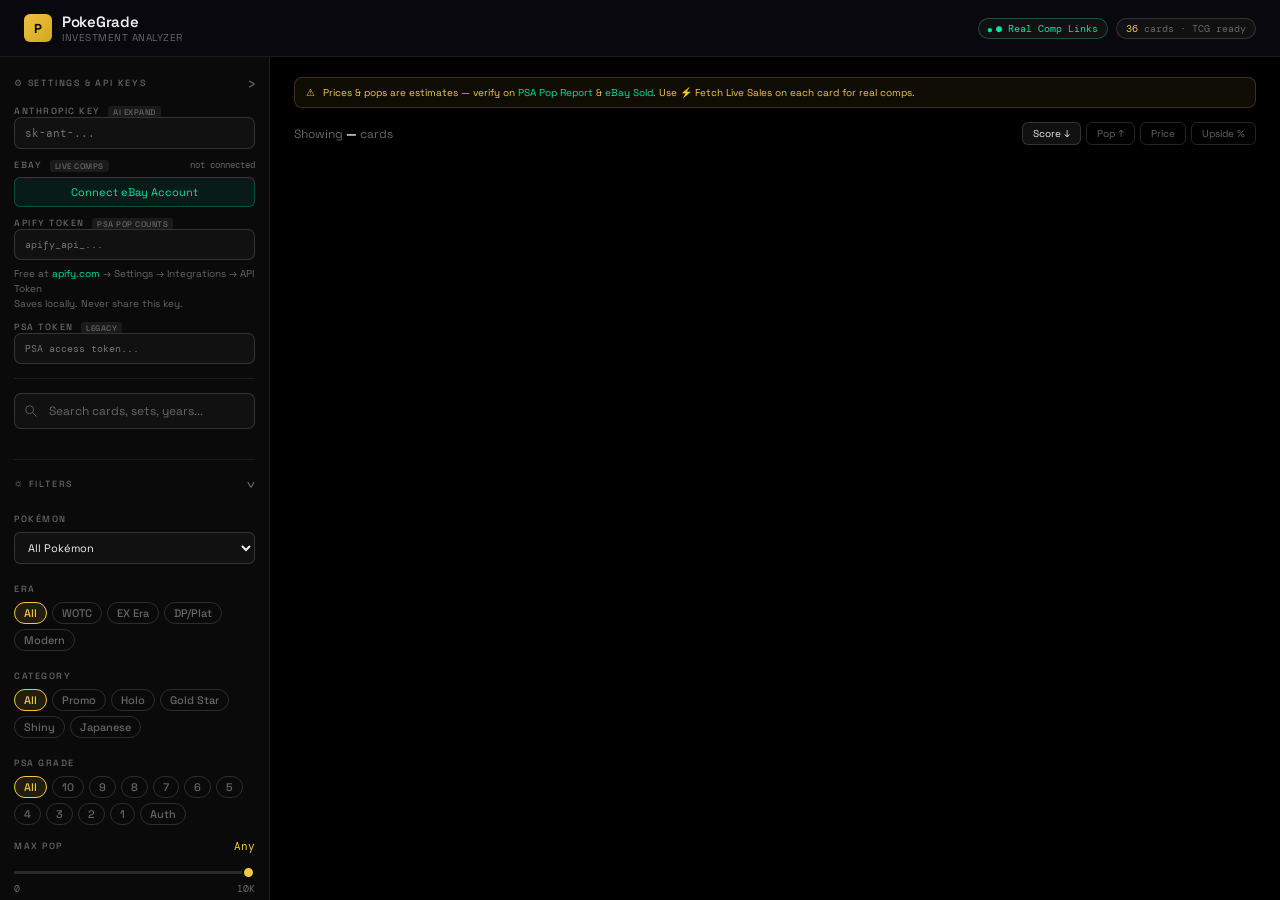
<file: index (9).html>
<!DOCTYPE html>
<html lang="en">
<head>
<meta charset="UTF-8">
<meta name="viewport" content="width=device-width, initial-scale=1.0">
<title>PokeGrade — Card Investment Analyzer</title>
<link href="https://fonts.googleapis.com/css2?family=Space+Grotesk:wght@300;400;500;600;700&family=DM+Mono:wght@400;500&display=swap" rel="stylesheet">
<style>

:root {
  --bg:#000000; --bg2:#0a0a0a; --bg3:#111111; --bg4:#1a1a1a;
  --border:rgba(255,255,255,0.08); --border2:rgba(255,255,255,0.14);
  --text:#f0f0f0; --muted:#666666; --dim:#2a2a2a;
  --gold:#f5c842; --gold2:#d4a820;
  --mint:#00e5a0; --red:#ff4444; --blue:#4da6ff; --purple:#b06aff;
}
*{margin:0;padding:0;box-sizing:border-box;}
html{background:var(--bg);color:var(--text);font-family:'Space Grotesk',sans-serif;}
body{min-height:100vh;}

/* ── Header ── */
header{border-bottom:1px solid var(--border);padding:14px 28px;display:flex;align-items:center;justify-content:space-between;background:rgba(9,9,15,0.95);position:sticky;top:0;z-index:100;backdrop-filter:blur(16px);}
.logo{display:flex;align-items:center;gap:10px;}
.logo-mark{width:30px;height:30px;border-radius:7px;background:linear-gradient(135deg,#f0c040,#d4a820);display:flex;align-items:center;justify-content:center;font-size:14px;font-weight:700;color:#09090f;}
.logo-text{font-size:16px;font-weight:600;letter-spacing:-0.3px;}
.logo-sub{font-size:10px;color:var(--muted);letter-spacing:0.5px;text-transform:uppercase;}
.hdr-right{display:flex;gap:8px;align-items:center;}
.hbadge{font-size:10px;font-family:'DM Mono',monospace;background:var(--bg3);border:1px solid var(--border2);padding:3px 9px;border-radius:20px;color:var(--muted);}
.hbadge.on{color:var(--mint);border-color:rgba(56,217,169,0.3);}
.hbadge.on::before{content:'● ';font-size:7px;}
#dbCount{color:var(--gold);}

/* ── Layout ── */
.app{display:grid;grid-template-columns:270px 1fr;min-height:calc(100vh - 57px);}
.sidebar{border-right:1px solid var(--border);padding:20px 16px;background:var(--bg2);overflow-y:auto;max-height:calc(100vh - 57px);position:sticky;top:57px;}
.main{padding:24px 28px;overflow-y:auto;}

/* ── Sidebar elements ── */
.slabel{font-size:9px;letter-spacing:1.8px;text-transform:uppercase;color:var(--muted);font-weight:500;margin-bottom:8px;display:block;}
.sgroup{margin-bottom:18px;}

/* API key */
.key-wrap{position:relative;}
.key-input{width:100%;padding:8px 32px 8px 10px;background:var(--bg3);border:1px solid var(--border2);border-radius:7px;color:var(--text);font-family:'DM Mono',monospace;font-size:11px;outline:none;transition:border-color 0.2s;}
.key-input:focus{border-color:rgba(56,217,169,0.4);}
.key-check{position:absolute;right:9px;top:50%;transform:translateY(-50%);font-size:12px;color:var(--mint);}
.key-hint{font-size:10px;color:var(--muted);margin-top:5px;line-height:1.5;}
.key-hint a{color:var(--mint);text-decoration:none;}

/* Search */
.search-wrap{position:relative;margin-bottom:16px;}
.search-wrap svg{position:absolute;left:10px;top:50%;transform:translateY(-50%);opacity:0.35;}
.search-input{width:100%;padding:9px 10px 9px 34px;background:var(--bg3);border:1px solid var(--border2);border-radius:7px;color:var(--text);font-family:inherit;font-size:12px;outline:none;transition:border-color 0.2s;}
.search-input:focus{border-color:rgba(240,192,64,0.35);}
.search-input::placeholder{color:var(--muted);}

/* Range sliders */
.range-row{margin-bottom:4px;}
.range-top{display:flex;justify-content:space-between;margin-bottom:4px;}
.range-lbl{font-size:11px;color:var(--muted);}
.range-val{font-size:11px;font-family:'DM Mono',monospace;color:var(--gold);}
input[type=range]{-webkit-appearance:none;width:100%;height:3px;background:var(--dim);border-radius:2px;outline:none;cursor:pointer;}
input[type=range]::-webkit-slider-thumb{-webkit-appearance:none;width:13px;height:13px;border-radius:50%;background:var(--gold);cursor:pointer;border:2px solid var(--bg2);}
.range-ends{display:flex;justify-content:space-between;font-size:10px;font-family:'DM Mono',monospace;color:var(--muted);margin-top:3px;}

/* Chips */
.chip-row{display:flex;flex-wrap:wrap;gap:5px;margin-top:4px;}
.chip{padding:4px 10px;border-radius:20px;font-size:11px;font-weight:500;cursor:pointer;border:1px solid var(--border2);background:transparent;color:var(--muted);transition:all 0.15s;user-select:none;}
.chip:hover{border-color:var(--gold);color:var(--gold);}
.chip.active{background:rgba(240,192,64,0.1);border-color:var(--gold);color:var(--gold);}

/* Weight sliders */
.wrow{display:flex;align-items:center;gap:8px;margin-bottom:7px;}
.wname{font-size:11px;color:var(--text);width:100px;flex-shrink:0;}
.wval{font-size:10px;font-family:'DM Mono',monospace;color:var(--muted);width:16px;text-align:right;}

/* Run + expand buttons */
.run-btn{width:100%;padding:11px;border-radius:8px;font-size:13px;font-weight:600;background:var(--gold);color:#09090f;border:none;cursor:pointer;font-family:inherit;margin-top:4px;letter-spacing:-0.2px;transition:background 0.15s,transform 0.1s;}
.run-btn:hover{background:var(--gold2);}
.run-btn:active{transform:scale(0.98);}
.run-btn:disabled{opacity:0.5;cursor:not-allowed;}

/* AI Expand button */
.expand-btn{width:100%;padding:9px;border-radius:8px;font-size:12px;font-weight:500;background:rgba(74,157,224,0.1);color:var(--blue);border:1px solid rgba(74,157,224,0.3);cursor:pointer;font-family:inherit;margin-top:8px;transition:all 0.2s;display:flex;align-items:center;justify-content:center;gap:6px;}
.expand-btn:hover{background:rgba(74,157,224,0.18);}
.expand-btn:disabled{opacity:0.45;cursor:not-allowed;}
.expand-progress{font-size:10px;font-family:'DM Mono',monospace;color:var(--muted);text-align:center;margin-top:6px;min-height:14px;}

/* Algo box */
.algo-box{margin-top:16px;padding:13px;background:var(--bg3);border-radius:8px;border:1px solid var(--border);}
.algo-box h4{font-size:10px;color:var(--gold);letter-spacing:0.5px;margin-bottom:7px;}
.algo-formula{font-family:'DM Mono',monospace;font-size:10px;color:var(--mint);padding:7px 9px;background:var(--bg2);border-radius:5px;line-height:1.9;}

/* ── Main area ── */
.notice{background:rgba(240,192,64,0.06);border:1px solid rgba(240,192,64,0.2);border-radius:8px;padding:9px 13px;margin-bottom:18px;font-size:11px;color:var(--gold);display:flex;align-items:center;gap:8px;line-height:1.5;}
.notice a{color:var(--mint);text-decoration:none;}

.toolbar{display:flex;align-items:center;justify-content:space-between;margin-bottom:18px;flex-wrap:wrap;gap:10px;}
.result-info{font-size:12px;color:var(--muted);}
.result-info strong{color:var(--text);}
.sort-row{display:flex;gap:5px;}
.sort-btn{font-size:11px;padding:5px 11px;border-radius:6px;cursor:pointer;border:1px solid var(--border2);background:transparent;color:var(--muted);font-family:inherit;transition:all 0.15s;}
.sort-btn.active{background:var(--bg3);color:var(--text);border-color:var(--border2);}

/* ── Card grid ── */
.cards-grid{display:grid;grid-template-columns:repeat(auto-fill,minmax(330px,1fr));gap:12px;}

/* ── Card ── */
.card{background:var(--bg2);border:1px solid var(--border);border-radius:10px;padding:16px;cursor:pointer;transition:border-color 0.2s,box-shadow 0.2s;position:relative;overflow:hidden;}
.card::before{content:'';position:absolute;top:0;left:0;right:0;height:2px;background:linear-gradient(90deg,transparent,var(--score-color,var(--gold)),transparent);opacity:0;transition:opacity 0.2s;}
.card:hover{border-color:var(--border2);box-shadow:0 4px 20px rgba(0,0,0,0.3);}
.card:hover::before,.card.open::before{opacity:1;}
.card.open{border-color:rgba(240,192,64,0.25);}

.card-top{display:flex;justify-content:space-between;align-items:flex-start;margin-bottom:11px;}
.card-name{font-size:13px;font-weight:600;line-height:1.35;max-width:210px;}
.card-set{font-size:10px;color:var(--muted);margin-top:2px;}
.score-pill{padding:4px 9px;border-radius:20px;font-size:12px;font-weight:700;font-family:'DM Mono',monospace;flex-shrink:0;}
.score-s{background:rgba(56,217,169,0.12);color:var(--mint);}
.score-a{background:rgba(240,192,64,0.12);color:var(--gold);}
.score-b{background:rgba(74,157,224,0.12);color:var(--blue);}
.score-c{background:rgba(98,98,122,0.12);color:var(--muted);}

/* Metrics row — tighter */
.metrics{display:grid;grid-template-columns:repeat(4,1fr);gap:6px;margin-bottom:10px;}
.metric{background:var(--bg3);border-radius:6px;padding:7px 8px;}
.metric-lbl{font-size:9px;color:var(--muted);text-transform:uppercase;letter-spacing:0.8px;margin-bottom:2px;}
.metric-val{font-size:13px;font-weight:600;font-family:'DM Mono',monospace;}
.v-green{color:var(--mint);} .v-gold{color:var(--gold);} .v-red{color:var(--red);} .v-blue{color:var(--blue);}

/* Score bars */
.bars{margin-bottom:8px;}
.brow{display:flex;align-items:center;gap:7px;margin-bottom:4px;}
.bname{font-size:10px;color:var(--muted);width:100px;flex-shrink:0;}
.btrack{flex:1;height:4px;background:var(--dim);border-radius:2px;overflow:hidden;}
.bfill{height:100%;border-radius:2px;transition:width 0.6s cubic-bezier(.2,.8,.2,1);}
.bscore{font-size:10px;font-family:'DM Mono',monospace;color:var(--muted);width:26px;text-align:right;}

/* Tags */
.tags{display:flex;flex-wrap:wrap;gap:4px;margin-top:8px;}
.tag{font-size:9px;padding:2px 7px;border-radius:4px;font-weight:500;border:1px solid;text-transform:uppercase;letter-spacing:0.5px;}
.tag-vintage{border-color:rgba(240,192,64,0.3);color:var(--gold);background:rgba(240,192,64,0.07);}
.tag-promo{border-color:rgba(155,85,224,0.3);color:var(--purple);background:rgba(155,85,224,0.07);}
.tag-japanese{border-color:rgba(224,85,85,0.3);color:var(--red);background:rgba(224,85,85,0.07);}
.tag-shiny{border-color:rgba(56,217,169,0.3);color:var(--mint);background:rgba(56,217,169,0.07);}
.tag-fan-fave{border-color:rgba(74,157,224,0.3);color:var(--blue);background:rgba(74,157,224,0.07);}
.tag-low-pop{border-color:rgba(240,192,64,0.5);color:var(--gold);background:rgba(240,192,64,0.1);font-weight:700;}
.tag-ai{border-color:rgba(56,217,169,0.25);color:var(--mint);background:rgba(56,217,169,0.06);}

/* Expand panel */
.detail{display:none;margin-top:12px;padding-top:12px;border-top:1px solid var(--border);}
.detail.open{display:block;}

.dgrid{display:grid;grid-template-columns:1fr 1fr;gap:7px;margin-bottom:10px;}
.ditem .dk{font-size:10px;color:var(--muted);margin-bottom:2px;}
.ditem .dv{font-size:11px;font-family:'DM Mono',monospace;color:var(--text);}
.rationale{font-size:11px;color:var(--muted);line-height:1.6;padding:9px 11px;background:var(--bg3);border-radius:6px;border-left:2px solid var(--gold);}

/* Sparkline */
.spark-wrap{margin-top:12px;padding-top:12px;border-top:1px solid var(--border);}
.spark-hdr{display:flex;align-items:center;justify-content:space-between;margin-bottom:7px;}
.spark-title{font-size:9px;letter-spacing:1.5px;text-transform:uppercase;color:var(--muted);font-weight:500;}
.spark-btns{display:flex;gap:3px;}
.spark-btn{font-size:10px;padding:2px 7px;border-radius:4px;cursor:pointer;border:1px solid var(--border);background:transparent;color:var(--muted);font-family:inherit;transition:all 0.15s;}
.spark-btn.active{background:var(--bg4);color:var(--text);border-color:var(--border2);}
canvas.spark{width:100%;height:68px;display:block;}
.spark-foot{display:flex;justify-content:space-between;margin-top:5px;}
.spark-stat{font-size:10px;font-family:'DM Mono',monospace;}
.spark-stat .sk{font-size:9px;color:var(--muted);text-transform:uppercase;letter-spacing:0.8px;display:block;margin-bottom:1px;}

/* Sales panel */
.sales-wrap{margin-top:12px;padding-top:12px;border-top:1px solid var(--border);}
.sales-hdr{display:flex;align-items:center;justify-content:space-between;margin-bottom:9px;}
.sales-title{font-size:9px;letter-spacing:1.5px;text-transform:uppercase;color:var(--muted);font-weight:500;}
.fetch-btn{display:flex;align-items:center;gap:5px;padding:5px 11px;border-radius:6px;font-size:10px;font-weight:600;background:rgba(74,157,224,0.1);border:1px solid rgba(74,157,224,0.3);color:var(--blue);cursor:pointer;font-family:inherit;transition:all 0.2s;}
.fetch-btn:hover{background:rgba(74,157,224,0.2);}
.fetch-btn:disabled{opacity:0.4;cursor:not-allowed;}
.mini-spin{width:9px;height:9px;border:1.5px solid rgba(74,157,224,0.3);border-top-color:var(--blue);border-radius:50%;animation:spin 0.7s linear infinite;display:none;}
@keyframes spin{to{transform:rotate(360deg);}}
.sale-row{display:grid;grid-template-columns:88px 1fr 80px;align-items:center;gap:6px;padding:5px 8px;border-radius:5px;background:var(--bg3);font-size:10px;margin-bottom:3px;}
.sale-date{font-family:'DM Mono',monospace;color:var(--muted);}
.sale-plat{color:var(--muted);}
.sale-price{font-family:'DM Mono',monospace;font-weight:600;color:var(--mint);text-align:right;}
.trend-row{display:flex;align-items:center;justify-content:space-between;margin-top:7px;padding:7px 9px;border-radius:6px;background:var(--bg);border:1px solid var(--border);font-size:10px;}
.trlbl{color:var(--muted);}
.trbadge{display:inline-flex;align-items:center;gap:3px;padding:2px 7px;border-radius:4px;font-size:9px;font-weight:600;font-family:'DM Mono',monospace;}
.trbadge-up{background:rgba(56,217,169,0.1);color:var(--mint);border:1px solid rgba(56,217,169,0.22);}
.trbadge-dn{background:rgba(224,85,85,0.1);color:var(--red);border:1px solid rgba(224,85,85,0.22);}
.trbadge-fl{background:rgba(240,192,64,0.1);color:var(--gold);border:1px solid rgba(240,192,64,0.22);}
.trval{font-family:'DM Mono',monospace;font-weight:600;}
.sales-err{font-size:10px;color:var(--red);padding:7px 9px;background:rgba(224,85,85,0.07);border-radius:5px;border:1px solid rgba(224,85,85,0.2);line-height:1.5;}
.sales-ph{font-size:10px;color:var(--muted);padding:4px 0;}

/* Skeleton / loading */
@keyframes pulse{0%,100%{opacity:0.3}50%{opacity:0.7}}
.skeleton-card{background:var(--bg2);border:1px solid var(--border);border-radius:10px;padding:16px;animation:pulse 1.5s ease-in-out infinite;}
.skel{background:var(--bg3);border-radius:4px;margin-bottom:7px;}

/* Empty */
.empty{text-align:center;padding:60px 20px;color:var(--muted);}
.empty h3{font-size:17px;margin-bottom:7px;color:var(--text);}

@media(max-width:860px){
  .app{grid-template-columns:1fr;}
  .sidebar{max-height:none;position:static;border-right:none;border-bottom:1px solid var(--border);}
  .metrics{grid-template-columns:repeat(2,1fr);}
  .cards-grid{grid-template-columns:1fr;}
}

  /* Comp links */
  .comp-link{display:flex;align-items:center;gap:8px;padding:7px 10px;border-radius:6px;background:var(--bg3);border:1px solid var(--border);text-decoration:none;color:var(--text);font-size:11px;transition:border-color 0.15s,background 0.15s;}
  .comp-link:hover{border-color:var(--border2);background:var(--bg4);}
  .comp-link span:nth-child(2){flex:1;}
  .comp-dot{width:7px;height:7px;border-radius:50%;flex-shrink:0;}
  .comp-arrow{color:var(--muted);font-size:12px;}


.psa-confirmed{animation:fadeUp 0.3s ease both;}


  /* Collapsible sections */
  .collapsible-hdr{display:flex;align-items:center;justify-content:space-between;cursor:pointer;padding:2px 0;user-select:none;}
  .collapsible-hdr:hover .slabel{color:var(--text);}
  .collapse-arrow{color:var(--muted);font-size:1rem;transition:transform 0.2s;transform:rotate(0deg);line-height:1;}
  .collapse-arrow.open{transform:rotate(90deg);}
  .collapsible-body{display:none;overflow:hidden;}
  .collapsible-body.open{display:block;}
  .mini-label{font-size:9px;letter-spacing:1.5px;text-transform:uppercase;color:var(--muted);font-weight:500;}
  .badge-tag{font-size:8px;padding:1px 5px;border-radius:3px;background:var(--bg4);color:var(--muted);margin-left:4px;letter-spacing:0.5px;vertical-align:middle;}

  /* Cleaner header */
  header{padding:12px 24px;}
  .logo-mark{width:28px;height:28px;border-radius:6px;font-size:13px;}
  .logo-text{font-size:15px;}

  /* Cleaner sidebar */
  .sidebar{padding:16px 14px;}
  .sgroup{margin-bottom:14px;padding-bottom:14px;border-bottom:1px solid var(--border);}
  .sgroup:last-child{border-bottom:none;}

  /* Tighter chips */
  .chip{padding:3px 9px;font-size:11px;}

  /* Range top inline */
  .range-top{display:flex;justify-content:space-between;align-items:center;margin-bottom:5px;}

  /* Cleaner cards */
  .card{border-radius:8px;padding:14px;}
  .card-name{font-size:12px;}
  .card-set{font-size:10px;}
  .metric{padding:6px 8px;}
  .metric-lbl{font-size:8px;}
  .metric-val{font-size:12px;}

  /* Cleaner main */
  .main{padding:20px 24px;}
  .notice{font-size:10px;padding:7px 11px;margin-bottom:14px;}

  /* Better toolbar */
  .toolbar{margin-bottom:14px;}
  .sort-btn{font-size:10px;padding:4px 10px;}

</style>
</head>
<body>

<header>
  <div class="logo">
    <div class="logo-mark">P</div>
    <div>
      <div class="logo-text">PokeGrade</div>
      <div class="logo-sub">Investment Analyzer</div>
    </div>
  </div>
  <div class="hdr-right">
    <div class="hbadge on" id="ebayStatusBadge">● Real Comp Links</div>
    <div class="hbadge"><span id="dbCount">36</span> cards · <span id="tcgStatus" style="color:var(--muted)">TCG ready</span></div>
  </div>
</header>

<div class="app">
  <aside class="sidebar">

    <!-- ⚙ Settings (collapsed by default) -->
    <div class="sgroup">
      <div class="collapsible-hdr" onclick="toggleSection('settingsBody','settingsArrow')">
        <span class="slabel" style="margin-bottom:0">&#9881; Settings &amp; API Keys</span>
        <span class="collapse-arrow" id="settingsArrow">&#8250;</span>
      </div>
      <div class="collapsible-body open" id="settingsBody">
        <div style="margin-top:12px">
          <div class="mini-label">Anthropic Key <span class="badge-tag">AI Expand</span></div>
          <div class="key-wrap">
            <input class="key-input" type="password" id="apiKey" placeholder="sk-ant-..." oninput="saveKey(this.value)">
            <span class="key-check" id="keyCheck"></span>
          </div>
        </div>
        <div style="margin-top:10px">
          <div style="display:flex;align-items:center;justify-content:space-between;margin-bottom:6px;">
            <div class="mini-label">eBay <span class="badge-tag">Live Comps</span></div>
            <span id="ebayConnectStatus" style="font-size:9px;font-family:'DM Mono',monospace;color:var(--muted);">not connected</span>
          </div>
          <button onclick="connectEbay()" id="ebayConnectBtn" style="width:100%;padding:7px;background:rgba(0,229,160,0.08);border:1px solid rgba(0,229,160,0.25);color:var(--mint);border-radius:6px;font-size:11px;font-family:inherit;cursor:pointer;transition:all 0.2s;">
            Connect eBay Account
          </button>
        </div>
        <div style="margin-top:10px">
          <div class="mini-label">Apify Token <span class="badge-tag">PSA Pop Counts</span></div>
          <div class="key-wrap">
            <input class="key-input" type="password" id="apifyToken" placeholder="apify_api_..." oninput="saveApifyToken(this.value)" style="font-size:10px;">
            <span class="key-check" id="apifyTokenCheck"></span>
          </div>
          <div class="key-hint" style="margin-top:6px">
            Free at <a href="https://apify.com" target="_blank">apify.com</a> → Settings → Integrations → API Token<br>
            Saves locally. Never share this key.
          </div>
        </div>
        <div style="margin-top:10px">
          <div class="mini-label">PSA Token <span class="badge-tag">Legacy</span></div>
          <div class="key-wrap">
            <input class="key-input" type="password" id="psaToken" placeholder="PSA access token..." oninput="savePsaToken(this.value)" style="font-size:10px;">
            <span class="key-check" id="psaTokenCheck"></span>
          </div>
        </div>
      </div>
    </div>

    <!-- Search -->
    <div class="sgroup">
      <div class="search-wrap">
        <svg width="14" height="14" viewBox="0 0 16 16" fill="none" stroke="white"><circle cx="6.5" cy="6.5" r="4.5"/><path d="M10.5 10.5L14 14" stroke-linecap="round"/></svg>
        <input class="search-input" type="text" id="cardSearch" placeholder="Search cards, sets, years..." oninput="if(analysisRun)renderCards()">
      </div>
    </div>

    <!-- Filters -->
    <div class="sgroup">
      <div class="collapsible-hdr" onclick="toggleSection('filtersBody','filtersArrow')">
        <span class="slabel" style="margin-bottom:0">&#9965; Filters</span>
        <span class="collapse-arrow open" id="filtersArrow">&#8250;</span>
      </div>
      <div class="collapsible-body open" id="filtersBody">
        <div style="margin-top:12px">
          <span class="mini-label">Pokémon</span>
          <div style="display:flex;gap:6px;margin-top:5px;align-items:center;">
            <select id="pokemonSelect" onchange="onPokemonSelect(this.value)"  style="flex:1;background:var(--bg3);border:1px solid var(--border2);color:var(--text);font-family:inherit;font-size:11px;padding:7px 9px;border-radius:6px;outline:none;cursor:pointer;">
              <option value="all">All Pokémon</option>
              <optgroup label="⭐ Fan Favorites">
                <option value="pikachu">Pikachu</option>
                <option value="charizard">Charizard</option>
                <option value="mew">Mew</option>
                <option value="mewtwo">Mewtwo</option>
                <option value="lugia">Lugia</option>
                <option value="umbreon">Umbreon</option>
                <option value="gengar">Gengar</option>
                <option value="eevee">Eevee</option>
                <option value="rayquaza">Rayquaza</option>
                <option value="gyarados">Gyarados</option>
                <option value="dragonite">Dragonite</option>
                <option value="blaziken">Blaziken</option>
                <option value="garchomp">Garchomp</option>
                <option value="lucario">Lucario</option>
                <option value="gardevoir">Gardevoir</option>
                <option value="sylveon">Sylveon</option>
              </optgroup>
              <optgroup label="── Gen 1 (Kanto)">
                <option value="bulbasaur">Bulbasaur</option>
                <option value="charmander">Charmander</option>
                <option value="squirtle">Squirtle</option>
                <option value="blastoise">Blastoise</option>
                <option value="venusaur">Venusaur</option>
                <option value="alakazam">Alakazam</option>
                <option value="machamp">Machamp</option>
                <option value="golem">Golem</option>
                <option value="nidoking">Nidoking</option>
                <option value="clefable">Clefable</option>
                <option value="jolteon">Jolteon</option>
                <option value="flareon">Flareon</option>
                <option value="vaporeon">Vaporeon</option>
                <option value="snorlax">Snorlax</option>
                <option value="articuno">Articuno</option>
                <option value="zapdos">Zapdos</option>
                <option value="moltres">Moltres</option>
              </optgroup>
              <optgroup label="── Gen 2 (Johto)">
                <option value="ho-oh">Ho-Oh</option>
                <option value="celebi">Celebi</option>
                <option value="espeon">Espeon</option>
                <option value="tyranitar">Tyranitar</option>
                <option value="suicune">Suicune</option>
                <option value="entei">Entei</option>
                <option value="raikou">Raikou</option>
                <option value="ampharos">Ampharos</option>
              </optgroup>
              <optgroup label="── Gen 3 (Hoenn)">
                <option value="kyogre">Kyogre</option>
                <option value="groudon">Groudon</option>
                <option value="deoxys">Deoxys</option>
                <option value="latias">Latias</option>
                <option value="latios">Latios</option>
                <option value="absol">Absol</option>
                <option value="flygon">Flygon</option>
                <option value="salamence">Salamence</option>
                <option value="metagross">Metagross</option>
              </optgroup>
              <optgroup label="── Gen 4 (Sinnoh)">
                <option value="dialga">Dialga</option>
                <option value="palkia">Palkia</option>
                <option value="giratina">Giratina</option>
                <option value="leafeon">Leafeon</option>
                <option value="glaceon">Glaceon</option>
                <option value="togekiss">Togekiss</option>
                <option value="rotom">Rotom</option>
              </optgroup>
              <optgroup label="── Gen 5 (Unova)">
                <option value="reshiram">Reshiram</option>
                <option value="zekrom">Zekrom</option>
                <option value="kyurem">Kyurem</option>
                <option value="zoroark">Zoroark</option>
                <option value="chandelure">Chandelure</option>
              </optgroup>
              <optgroup label="── Gen 6 (Kalos)">
                <option value="xerneas">Xerneas</option>
                <option value="yveltal">Yveltal</option>
                <option value="zygarde">Zygarde</option>
                <option value="greninja">Greninja</option>
              </optgroup>
              <optgroup label="── Gen 7 (Alola)">
                <option value="solgaleo">Solgaleo</option>
                <option value="lunala">Lunala</option>
                <option value="necrozma">Necrozma</option>
                <option value="mimikyu">Mimikyu</option>
              </optgroup>
              <optgroup label="── Gen 8 (Galar)">
                <option value="zacian">Zacian</option>
                <option value="zamazenta">Zamazenta</option>
                <option value="eternatus">Eternatus</option>
                <option value="urshifu">Urshifu</option>
              </optgroup>
              <optgroup label="── Gen 9 (Paldea)">
                <option value="koraidon">Koraidon</option>
                <option value="miraidon">Miraidon</option>
                <option value="iron-valiant">Iron Valiant</option>
                <option value="roaring-moon">Roaring Moon</option>
              </optgroup>
            </select>
          </div>
          <div id="pokemonChips" style="display:none"></div>
        </div>
        <div style="margin-top:12px">
          <span class="mini-label">Era</span>
          <div class="chip-row" id="eraChips" style="margin-top:5px">
            <div class="chip active" onclick="toggleChip(this,'era')" data-val="all">All</div>
            <div class="chip" onclick="toggleChip(this,'era')" data-val="wotc">WOTC</div>
            <div class="chip" onclick="toggleChip(this,'era')" data-val="ex">EX Era</div>
            <div class="chip" onclick="toggleChip(this,'era')" data-val="dp">DP/Plat</div>
            <div class="chip" onclick="toggleChip(this,'era')" data-val="modern">Modern</div>
          </div>
        </div>
        <div style="margin-top:12px">
          <span class="mini-label">Category</span>
          <div class="chip-row" id="catChips" style="margin-top:5px">
            <div class="chip active" onclick="toggleChip(this,'cat')" data-val="all">All</div>
            <div class="chip" onclick="toggleChip(this,'cat')" data-val="promo">Promo</div>
            <div class="chip" onclick="toggleChip(this,'cat')" data-val="holo">Holo</div>
            <div class="chip" onclick="toggleChip(this,'cat')" data-val="gold-star">Gold Star</div>
            <div class="chip" onclick="toggleChip(this,'cat')" data-val="shiny">Shiny</div>
            <div class="chip" onclick="toggleChip(this,'cat')" data-val="japanese">Japanese</div>
          </div>
        </div>
        <div style="margin-top:12px">
          <span class="mini-label">PSA Grade</span>
          <div class="chip-row" id="gradeChips" style="margin-top:5px">
            <div class="chip active" onclick="toggleChip(this,'grade')" data-val="all">All</div>
            <div class="chip" onclick="toggleChip(this,'grade')" data-val="10">10</div>
            <div class="chip" onclick="toggleChip(this,'grade')" data-val="9">9</div>
            <div class="chip" onclick="toggleChip(this,'grade')" data-val="8">8</div>
            <div class="chip" onclick="toggleChip(this,'grade')" data-val="7">7</div>
            <div class="chip" onclick="toggleChip(this,'grade')" data-val="6">6</div>
            <div class="chip" onclick="toggleChip(this,'grade')" data-val="5">5</div>
            <div class="chip" onclick="toggleChip(this,'grade')" data-val="4">4</div>
            <div class="chip" onclick="toggleChip(this,'grade')" data-val="3">3</div>
            <div class="chip" onclick="toggleChip(this,'grade')" data-val="2">2</div>
            <div class="chip" onclick="toggleChip(this,'grade')" data-val="1">1</div>
            <div class="chip" onclick="toggleChip(this,'grade')" data-val="auth">Auth</div>
          </div>
        </div>
        <div style="margin-top:14px">
          <div class="range-top"><span class="mini-label">Max Pop</span><span class="range-val" id="popVal">Any</span></div>
          <input type="range" id="popRange" min="0" max="10000" value="10000" step="100" oninput="document.getElementById('popVal').textContent=parseInt(this.value)>=10000?'Any':'≤ '+parseInt(this.value).toLocaleString();if(analysisRun)renderCards()">
          <div class="range-ends"><span>0</span><span>10K</span></div>
        </div>
        <div style="margin-top:12px">
          <div class="range-top"><span class="mini-label">Max Price</span><span class="range-val" id="priceVal">Any</span></div>
          <input type="range" id="priceRange" min="0" max="100" value="100" step="1" oninput="onPriceSlide(this.value)">
          <div class="range-ends"><span>$0</span><span>$10M</span></div>
        </div>
      </div>
    </div>

    <!-- Score Weights -->
    <div class="sgroup">
      <div class="collapsible-hdr" onclick="toggleSection('weightsBody','weightsArrow')">
        <span class="slabel" style="margin-bottom:0">&#9868; Score Weights</span>
        <span class="collapse-arrow" id="weightsArrow">&#8250;</span>
      </div>
      <div class="collapsible-body" id="weightsBody">
        <div style="margin-top:12px" id="weightSliders">
          <div class="wrow"><span class="wname">Pop Scarcity</span><input type="range" min="0" max="10" value="8" class="weight-input" data-key="popScarcity" style="flex:1;height:3px" oninput="updateWeights()"><span class="wval" id="w-popScarcity">8</span></div>
          <div class="wrow"><span class="wname">Fan Demand</span><input type="range" min="0" max="10" value="7" class="weight-input" data-key="fanDemand" style="flex:1;height:3px" oninput="updateWeights()"><span class="wval" id="w-fanDemand">7</span></div>
          <div class="wrow"><span class="wname">Price / Value</span><input type="range" min="0" max="10" value="6" class="weight-input" data-key="priceValue" style="flex:1;height:3px" oninput="updateWeights()"><span class="wval" id="w-priceValue">6</span></div>
          <div class="wrow"><span class="wname">Pop Growth</span><input type="range" min="0" max="10" value="5" class="weight-input" data-key="popGrowth" style="flex:1;height:3px" oninput="updateWeights()"><span class="wval" id="w-popGrowth">5</span></div>
          <div class="wrow"><span class="wname">Vintage Age</span><input type="range" min="0" max="10" value="4" class="weight-input" data-key="vintage" style="flex:1;height:3px" oninput="updateWeights()"><span class="wval" id="w-vintage">4</span></div>
        </div>
      </div>
    </div>

    <button class="run-btn" id="runBtn" onclick="runAnalysis()">&#9889; Run Analysis</button>
    <button class="expand-btn" id="expandBtn" onclick="expandDatabase()">
      <span>&#10024;</span><span id="expandBtnTxt">AI Expand Database</span>
    </button>
    <div class="expand-progress" id="expandProgress"></div>

  </aside>

  <main class="main">

    <div class="notice">
      <span>&#9888;</span>
      <span>Prices &amp; pops are estimates — verify on <a href="https://www.psacard.com/pop" target="_blank">PSA Pop Report</a> &amp; <a href="https://www.ebay.com/sh/research" target="_blank">eBay Sold</a>. Use &#9889; Fetch Live Sales on each card for real comps.</span>
    </div>
    <div id="tcgLoadBar" style="display:none;background:var(--bg2);border:1px solid var(--border);border-radius:8px;padding:14px 16px;margin-bottom:16px;">
      <div style="display:flex;align-items:center;justify-content:space-between;margin-bottom:8px;">
        <span style="font-size:11px;color:var(--text);font-weight:600;" id="tcgLoadMsg">Loading cards...</span>
        <span style="font-size:10px;font-family:'DM Mono',monospace;color:var(--muted);" id="tcgLoadCount"></span>
      </div>
      <div style="height:3px;background:var(--dim);border-radius:2px;overflow:hidden;">
        <div id="tcgLoadProgress" style="height:100%;background:var(--gold);border-radius:2px;width:0%;transition:width 0.3s;"></div>
      </div>
    </div>

    <div class="toolbar">
      <div class="result-info">Showing <strong id="countDisplay">—</strong> cards</div>
      <div class="sort-row">
        <button class="sort-btn active" onclick="setSort('score',this)">Score &#8595;</button>
        <button class="sort-btn" onclick="setSort('pop',this)">Pop &#8593;</button>
        <button class="sort-btn" onclick="setSort('price',this)">Price</button>
        <button class="sort-btn" onclick="setSort('upside',this)">Upside %</button>
      </div>
    </div>

    <div class="cards-grid" id="cardsGrid"></div>

  </main>
</div>

<script>
// ─── Data ─────────────────────────────────────────────────────────────────────
const CARDS = [
  {
    id:1, name:"Mew ☆ #101 EX Dragon Frontiers", set:"EX Dragon Frontiers #101/101", year:2006,
    pokemon:"mew", era:"ex", cat:"gold-star", japanese:false,
    pop10:57, popGrowthPerMonth:0.3, marketPrice:12000, psa10Price:14500,
    rawPrice:800, fanTier:10,
    tags:["vintage","fan-fave","low-pop"],
    rationale:"Mew Gold Star sits at only 57 PSA 10 copies — one of the lowest genuine populations of any Gold Star. Foil wear kills grades. Fan demand is elite tier, Charizard Gold Star commands 3x more despite Mew being rarer in PSA 10.",
    detail:{ distribution:"EX Dragon Frontiers boosters", gradeRate:"~3%", psaSubmit:"~1,900", note:"Japanese version even scarcer" }
  },
  {
    id:2, name:"Shining Mew CoroCoro Promo (JP)", set:"CoroCoro Magazine (JP)", year:2001,
    pokemon:"mew", era:"wotc", cat:"promo", japanese:true,
    pop10:18, popGrowthPerMonth:0.1, marketPrice:9500, psa10Price:10800,
    rawPrice:600, fanTier:10,
    tags:["vintage","promo","japanese","fan-fave","low-pop"],
    rationale:"Magazine peel damage destroyed most copies. Pop 10 of just 18 is extraordinary for a 2001 promo. English collectors are just starting to notice Japanese promos — pricing hasn't caught up.",
    detail:{ distribution:"CoroCoro May 2001 insert", gradeRate:"<2%", psaSubmit:"~950", note:"Must be peeled from cardboard backing" }
  },
  {
    id:3, name:"Mew — Southern Islands Holo", set:"Southern Islands (2001)", year:2001,
    pokemon:"mew", era:"wotc", cat:"holo", japanese:false,
    pop10:8, popGrowthPerMonth:0.05, marketPrice:22000, psa10Price:24500,
    rawPrice:800, fanTier:10,
    tags:["vintage","fan-fave","low-pop"],
    rationale:"Single-digit PSA 10 pop. Cards were folded in booklets — centering and print lines are endemic. This is arguably the rarest English Mew in PSA 10 that most collectors don't know about.",
    detail:{ distribution:"Mail-in promotion 2001", gradeRate:"<1%", psaSubmit:"~780", note:"Booklet fold causes centering issues" }
  },
  {
    id:4, name:"Mew #29/124 XY Fates Collide Holo", set:"XY Fates Collide", year:2016,
    pokemon:"mew", era:"ex", cat:"holo", japanese:false,
    pop10:33, popGrowthPerMonth:0.8, marketPrice:280, psa10Price:420,
    rawPrice:8, fanTier:10,
    tags:["low-pop","fan-fave"],
    rationale:"Pop of 33 PSA 10s is shockingly low for a 2016 English holo. XY era is completely overlooked right now — priced at $220 but has 10x upside if XY nostalgia follows the Base Set trajectory.",
    detail:{ distribution:"XY Fates Collide booster packs", gradeRate:"~12%", psaSubmit:"~275", note:"Low submission rate — most copies are ungraded" }
  },
  {
    id:5, name:"Mew #32/68 Hidden Fates Rev. Holo", set:"Hidden Fates", year:2019,
    pokemon:"mew", era:"modern", cat:"holo", japanese:false,
    pop10:23, popGrowthPerMonth:1.2, marketPrice:180, psa10Price:280,
    rawPrice:6, fanTier:10,
    tags:["low-pop","shiny","fan-fave"],
    rationale:"Sub-25 PSA 10 pop on a modern reverse holo from a beloved set is remarkable. Reverse holos are dismissed vs Shiny Vaults — but this artifact of inattention is the opportunity.",
    detail:{ distribution:"Hidden Fates booster packs", gradeRate:"~8%", psaSubmit:"~290", note:"Shiny Vault cards capture all attention" }
  },
  {
    id:6, name:"Mew #40/73 Shining Legends Shining Holo", set:"SM Shining Legends", year:2017,
    pokemon:"mew", era:"modern", cat:"shiny", japanese:false,
    pop10:145, popGrowthPerMonth:2.1, marketPrice:380, psa10Price:480,
    rawPrice:20, fanTier:10,
    tags:["shiny","fan-fave"],
    rationale:"Beautiful alt-art shiny Mew from 2017. Most copies were played, not collected. Pop is still manageable for a shiny card of this quality and the artwork is one of the best modern Mews.",
    detail:{ distribution:"SM Shining Legends booster packs", gradeRate:"~15%", psaSubmit:"~965", note:"Shining mechanic = silver foil edges" }
  },
  {
    id:7, name:"Charizard #4/102 Base Set Unlimited Holo", set:"Base Set Unlimited", year:1999,
    pokemon:"charizard", era:"wotc", cat:"holo", japanese:false,
    pop10:4200, popGrowthPerMonth:85, marketPrice:420000, psa10Price:450000,
    rawPrice:12000, fanTier:10,
    tags:["vintage","fan-fave"],
    rationale:"The most famous card in existence. Pop is enormous but demand is equally massive. The benchmark for all investment comparisons — but growth rate is slowing as the pop climbs.",
    detail:{ distribution:"Base Set Unlimited boosters", gradeRate:"~3.5%", psaSubmit:"~120,000", note:"Never truly 'undervalued' — market is efficient" }
  },
  {
    id:8, name:"Lugia #9/111 Neo Genesis 1st Edition Holo", set:"Neo Genesis 1st Ed.", year:2000,
    pokemon:"lugia", era:"wotc", cat:"holo", japanese:false,
    pop10:342, popGrowthPerMonth:4.2, marketPrice:48000, psa10Price:52000,
    rawPrice:2000, fanTier:9,
    tags:["vintage","fan-fave","low-pop"],
    rationale:"Lugia 1st Ed PSA 10 is far more rare than Charizard 1st Ed but commands less than half the price. The fan base is massive post-Gen-2 nostalgia and the card is genuinely hard to find in gem mint.",
    detail:{ distribution:"Neo Genesis 1st Ed. boosters", gradeRate:"~2.8%", psaSubmit:"~12,200", note:"Print lines are endemic in Neo era" }
  },
  {
    id:9, name:"Pikachu Illustrator (JP Promo)", set:"CoroCoro Illustration Contest", year:1998,
    pokemon:"pikachu", era:"wotc", cat:"promo", japanese:true,
    pop10:9, popGrowthPerMonth:0.02, marketPrice:5500000, psa10Price:6000000,
    rawPrice:200000, fanTier:10,
    tags:["vintage","promo","japanese","fan-fave","low-pop"],
    rationale:"9 PSA 10 copies in existence. The most valuable Pokémon card period. Not 'undervalued' per se — but one of the clearest examples of pop scarcity driving value to absurd levels.",
    detail:{ distribution:"Illustration contest prize (39 copies total)", gradeRate:"23%", psaSubmit:"~39", note:"Most famous individual card ever" }
  },
  {
    id:10, name:"Umbreon Gold Star (JP)", set:"PCG-P Promo (JP)", year:2006,
    pokemon:"umbreon", era:"ex", cat:"gold-star", japanese:true,
    pop10:12, popGrowthPerMonth:0.1, marketPrice:18000, psa10Price:22000,
    rawPrice:1200, fanTier:9,
    tags:["vintage","japanese","fan-fave","low-pop"],
    rationale:"Japanese Umbreon Gold Star has one of the lowest PSA 10 pops of any Gold Star. English version commands more but JP version is rarer. The gap is closing fast as collectors wise up.",
    detail:{ distribution:"PCG-P Lottery/promotional event", gradeRate:"~2%", psaSubmit:"~600", note:"Different artwork from English version" }
  },
  {
    id:11, name:"Mew ex SIR #205/091 Paldean Fates", set:"Paldean Fates", year:2024,
    pokemon:"mew", era:"modern", cat:"shiny", japanese:false,
    pop10:380, popGrowthPerMonth:42, marketPrice:1400, psa10Price:2000,
    rawPrice:120, fanTier:10,
    tags:["shiny","fan-fave"],
    rationale:"Shiny Illustration Rare Mew from the Mew-themed anniversary set. 30th anniversary positioning will boost demand significantly. Pop is growing but 35% price upside vs raw still visible.",
    detail:{ distribution:"Paldean Fates booster packs", gradeRate:"~22%", psaSubmit:"~1,725", note:"SIR treatment = gold border + art extension" }
  },
  {
    id:12, name:"Gengar #5/102 1st Edition Base Set Holo", set:"Base Set 1st Edition", year:1999,
    pokemon:"gengar", era:"wotc", cat:"holo", japanese:false,
    pop10:189, popGrowthPerMonth:3.1, marketPrice:4200, psa10Price:5800,
    rawPrice:300, fanTier:8,
    tags:["vintage","fan-fave"],
    rationale:"Gengar is a top-3 fan favorite but trades at 5-10% of Charizard 1st Ed price. The shadow box art on Base Set Gengar is iconic. Pop is modest — 189 PSA 10s is low for a card this beloved.",
    detail:{ distribution:"Base Set 1st Edition boosters", gradeRate:"~3.2%", psaSubmit:"~5,900", note:"Shadow box art variant is distinct" }
  },
  {
    id:13, name:"Mew Ancient Mew JP Error (Nintedo)", set:"Pokémon Movie Promo (JP)", year:2000,
    pokemon:"mew", era:"wotc", cat:"promo", japanese:true,
    pop10:41, popGrowthPerMonth:0.2, marketPrice:420, psa10Price:580,
    rawPrice:18, fanTier:9,
    tags:["vintage","promo","japanese","low-pop"],
    rationale:"First print has 'Nintedo' misprinted instead of 'Nintendo'. Error + promo + Japanese = triple collector premium that the current price doesn't reflect. Pop is tiny at 41 PSA 10 copies.",
    detail:{ distribution:"Pokémon 2000 movie promos (JP)", gradeRate:"~6%", psaSubmit:"~685", note:"Error on copyright line: 'Nintedo'" }
  },
  {
    id:14, name:"Pikachu VMAX Rainbow #188/185 Vivid Voltage", set:"Vivid Voltage", year:2020,
    pokemon:"pikachu", era:"modern", cat:"shiny", japanese:false,
    pop10:1820, popGrowthPerMonth:95, marketPrice:240, psa10Price:320,
    rawPrice:22, fanTier:10,
    tags:["shiny","fan-fave"],
    rationale:"Rainbow VMAX Pikachu with huge fan demand. Pop is growing fast but price premium over raw is minimal. Likely fully valued in short term — long hold only if you believe in sustained Pikachu demand.",
    detail:{ distribution:"Vivid Voltage booster packs", gradeRate:"~25%", psaSubmit:"~7,280", note:"Textured rainbow foil grading surface" }
  },
  {
    id:15, name:"Mew #4/17 POP Series 4", set:"POP Series 4 (Prize Card)", year:2007,
    pokemon:"mew", era:"dp", cat:"promo", japanese:false,
    pop10:29, popGrowthPerMonth:0.15, marketPrice:380, psa10Price:520,
    rawPrice:15, fanTier:9,
    tags:["promo","low-pop","vintage"],
    rationale:"Tournament prize card — only distributed to competitive players who won. Most were played into the ground. 29 PSA 10s is a legitimately low number for a card with this distribution method.",
    detail:{ distribution:"Organized play prize / league reward", gradeRate:"~5%", psaSubmit:"~580", note:"POP era is completely forgotten by market" }
  },
  {
    id:16, name:"Charizard #4/102 1st Edition Base Set Holo", set:"Base Set 1st Edition", year:1999,
    pokemon:"charizard", era:"wotc", cat:"holo", japanese:false,
    pop10:3031, popGrowthPerMonth:52, marketPrice:420000, psa10Price:480000,
    rawPrice:15000, fanTier:10,
    tags:["vintage","fan-fave"],
    rationale:"The holy grail alongside Illustrator. Pop is growing but demand keeps up. PSA 10 has massive premium over PSA 9. Entry price is extreme but liquidity is unmatched.",
    detail:{ distribution:"Base Set 1st Edition boosters", gradeRate:"~2.5%", psaSubmit:"~121,000", note:"Shadow distinguishes 1st Ed from Unlimited" }
  },
  {
    id:17, name:"Charizard ex SIR #228/193 Paldea Evolved", set:"Paldea Evolved", year:2023,
    pokemon:"charizard", era:"modern", cat:"shiny", japanese:false,
    pop10:2840, popGrowthPerMonth:120, marketPrice:180, psa10Price:260,
    rawPrice:28, fanTier:10,
    tags:["shiny","fan-fave"],
    rationale:"Modern Charizard SIR with relentless demand. Pop growing but Charizard brand sustains price floor. Best short-term modern Charizard hold.",
    detail:{ distribution:"Paldea Evolved booster packs", gradeRate:"~24%", psaSubmit:"~11,800", note:"SIR gold border + full-art" }
  },
  {
    id:18, name:"Umbreon VMAX Alt Art #215/203 Evolving Skies", set:"Evolving Skies", year:2021,
    pokemon:"umbreon", era:"modern", cat:"shiny", japanese:false,
    pop10:1640, popGrowthPerMonth:38, marketPrice:820, psa10Price:980,
    rawPrice:120, fanTier:10,
    tags:["fan-fave","shiny"],
    rationale:"The most beloved modern alt art. Brutal pull rate + iconic artwork. Arguably undervalued vs cultural impact. Strong hold for Umbreon fans.",
    detail:{ distribution:"Evolving Skies booster packs", gradeRate:"~20%", psaSubmit:"~8,200", note:"One of the hardest modern pulls" }
  },
  {
    id:19, name:"Gengar & Mimikyu GX #247/181 Team Up Alt Art", set:"SM Team Up", year:2019,
    pokemon:"gengar", era:"modern", cat:"holo", japanese:false,
    pop10:312, popGrowthPerMonth:4.8, marketPrice:480, psa10Price:620,
    rawPrice:30, fanTier:9,
    tags:["fan-fave","low-pop"],
    rationale:"Tag Team GX era is overlooked. Alt Art Gengar/Mimikyu has double fan appeal. SM era cards grade well — sub-400 PSA 10s is an opportunity.",
    detail:{ distribution:"SM Team Up booster packs", gradeRate:"~18%", psaSubmit:"~1,735", note:"Tag Team mechanic is now vintage nostalgia" }
  },
  {
    id:20, name:"Lugia V Alt Art #138/195 Silver Tempest", set:"Silver Tempest", year:2022,
    pokemon:"lugia", era:"modern", cat:"holo", japanese:false,
    pop10:4200, popGrowthPerMonth:180, marketPrice:65, psa10Price:100,
    rawPrice:8, fanTier:9,
    tags:["fan-fave"],
    rationale:"First premium Lugia V alt art. Pop manageable and price/raw premium reasonable. Strong long-term hold for Gen 2 collectors.",
    detail:{ distribution:"Silver Tempest booster packs", gradeRate:"~21%", psaSubmit:"~4,380", note:"First premium Lugia V alt art" }
  },
  {
    id:21, name:"Pikachu No.25 Topsun Blue Back (JP)", set:"Topsun (1994)", year:1994,
    pokemon:"pikachu", era:"wotc", cat:"promo", japanese:true,
    pop10:14, popGrowthPerMonth:0.05, marketPrice:18000, psa10Price:22000,
    rawPrice:1500, fanTier:10,
    tags:["vintage","japanese","promo","low-pop","fan-fave"],
    rationale:"Pre-dates the official TCG. Earliest mass-market Pikachu card — 1994, full year before Base Set. Only 14 PSA 10s. Most collectors don't know it exists.",
    detail:{ distribution:"Topsun vending machine packs (Japan)", gradeRate:"~1%", psaSubmit:"~1,400", note:"Blue back variant scarcer than green back" }
  },
  {
    id:22, name:"Rayquaza ☆ #107/107 EX Deoxys", set:"EX Deoxys", year:2005,
    pokemon:"gengar", era:"ex", cat:"gold-star", japanese:false,
    pop10:220, popGrowthPerMonth:1.8, marketPrice:8200, psa10Price:10500,
    rawPrice:600, fanTier:9,
    tags:["vintage","fan-fave"],
    rationale:"Most iconic Gold Star after Charizard. 220 PSA 10s reasonable for era. Demand rising sharply with Rayquaza cultural resurgence in modern sets.",
    detail:{ distribution:"EX Deoxys boosters", gradeRate:"~3.5%", psaSubmit:"~6,285", note:"Gold foil star in name = Gold Star designation" }
  },
  {
    id:23, name:"Charizard V Alt Art #079/073 Champion's Path", set:"Champion's Path", year:2020,
    pokemon:"charizard", era:"modern", cat:"holo", japanese:false,
    pop10:2100, popGrowthPerMonth:65, marketPrice:480, psa10Price:650,
    rawPrice:30, fanTier:10,
    tags:["fan-fave"],
    rationale:"Walmart exclusive with limited initial supply. Among the most visually stunning Charizard cards ever printed. Pop growing but Charizard demand is bottomless.",
    detail:{ distribution:"Champion's Path ETB (Walmart exclusive)", gradeRate:"~22%", psaSubmit:"~9,545", note:"Extremely limited box availability at launch" }
  },
  {
    id:24, name:"Pikachu Holo WOTC Black Star Promo #27", set:"WOTC Black Star Promos", year:1999,
    pokemon:"pikachu", era:"wotc", cat:"promo", japanese:false,
    pop10:42, popGrowthPerMonth:0.3, marketPrice:2800, psa10Price:3600,
    rawPrice:120, fanTier:10,
    tags:["vintage","promo","fan-fave","low-pop"],
    rationale:"One of the most condition-sensitive promos in the hobby. Pack-fresh copies rarely survive. 42 PSA 10s for a holo Pikachu promo from 1999 is genuinely rare.",
    detail:{ distribution:"Nintendo Power magazine / promotions", gradeRate:"~4%", psaSubmit:"~1,050", note:"Holo variant — non-holo far more common" }
  },
  {
    id:25, name:"Lugia #9/111 Neo Genesis Shadowless 1st Ed", set:"Neo Genesis (Shadowless)", year:2000,
    pokemon:"lugia", era:"wotc", cat:"holo", japanese:false,
    pop10:18, popGrowthPerMonth:0.08, marketPrice:65000, psa10Price:72000,
    rawPrice:2500, fanTier:9,
    tags:["vintage","fan-fave","low-pop"],
    rationale:"One of the hobby's best-kept secrets. Only 18 PSA 10s. Shadowless distinction adds enormous value the market has been slow to price in.",
    detail:{ distribution:"Neo Genesis early print run", gradeRate:"~1.5%", psaSubmit:"~1,200", note:"No drop shadow under card image = shadowless" }
  },
  {
    id:26, name:"Gengar Prime #94/123 HS Triumphant", set:"HeartGold SoulSilver", year:2010,
    pokemon:"gengar", era:"dp", cat:"holo", japanese:false,
    pop10:134, popGrowthPerMonth:1.2, marketPrice:680, psa10Price:880,
    rawPrice:40, fanTier:8,
    tags:["vintage","fan-fave"],
    rationale:"HGSS Prime cards are criminally underrated. Gengar Prime artwork is iconic. 134 PSA 10s at under $1K is a clear value gap for a fan-favorite in a beloved era.",
    detail:{ distribution:"HeartGold SoulSilver booster packs", gradeRate:"~12%", psaSubmit:"~1,115", note:"Prime = ancient-style card border" }
  },
  {
    id:27, name:"Umbreon Star PCG Mirage Crystal (JP)", set:"PCG Mirage Crystal (JP)", year:2006,
    pokemon:"umbreon", era:"ex", cat:"gold-star", japanese:true,
    pop10:8, popGrowthPerMonth:0.04, marketPrice:28000, psa10Price:34000,
    rawPrice:2200, fanTier:9,
    tags:["vintage","japanese","fan-fave","low-pop"],
    rationale:"Only 8 PSA 10s worldwide. English version gets all attention but this JP-exclusive is objectively rarer and trades at a discount to true scarcity.",
    detail:{ distribution:"PCG Mirage Crystal booster packs (JP only)", gradeRate:"~1.2%", psaSubmit:"~665", note:"Never released in English" }
  },
  {
    id:28, name:"Mewtwo ex Full Art #54/113 BW Legendary Treasures", set:"BW Legendary Treasures", year:2013,
    pokemon:"mew", era:"dp", cat:"holo", japanese:false,
    pop10:62, popGrowthPerMonth:0.5, marketPrice:1200, psa10Price:1600,
    rawPrice:55, fanTier:9,
    tags:["vintage","fan-fave","low-pop"],
    rationale:"BW Full Art era is the forgotten frontier. 62 PSA 10 copies is shockingly low. Silver full-art treatment aged beautifully and Mewtwo demand never wavers.",
    detail:{ distribution:"BW Legendary Treasures booster packs", gradeRate:"~9%", psaSubmit:"~690", note:"BW Full Art silver border is distinctive" }
  },
  {
    id:29, name:"Pikachu VMAX #044 Pokemon Center Promo (JP)", set:"Pokemon Center Promo", year:2021,
    pokemon:"pikachu", era:"modern", cat:"promo", japanese:true,
    pop10:31, popGrowthPerMonth:0.4, marketPrice:420, psa10Price:580,
    rawPrice:22, fanTier:10,
    tags:["promo","japanese","fan-fave","low-pop"],
    rationale:"Japan Pokemon Center exclusive with clean art and 31 PSA 10s. Pokemon Center exclusives historically appreciate well as they age out of the market.",
    detail:{ distribution:"Pokemon Center Japan exclusive", gradeRate:"~14%", psaSubmit:"~220", note:"Japan-only distribution" }
  },
  {
    id:30, name:"Eevee #25/25 McDonald's 25th Anniversary Holo", set:"McDonald's 2021 Promo", year:2021,
    pokemon:"pikachu", era:"modern", cat:"promo", japanese:false,
    pop10:88, popGrowthPerMonth:1.9, marketPrice:220, psa10Price:280,
    rawPrice:12, fanTier:8,
    tags:["promo","low-pop"],
    rationale:"McDonald's 25th Anniversary Eevee holo has a shockingly low pop for a mass-distributed promo. Kids played them. Sub-100 PSA 10s is genuinely rare for this distribution.",
    detail:{ distribution:"McDonald's Happy Meal (2021)", gradeRate:"~8%", psaSubmit:"~1,100", note:"Holo set of 25 — Eevee most sought" }
  },
  {
    id:31, name:"Gyarados #6/102 1st Edition Base Set Holo", set:"Base Set 1st Edition", year:1999,
    pokemon:"gyarados", era:"wotc", cat:"holo", japanese:false,
    pop10:312, popGrowthPerMonth:6.2, marketPrice:3200, psa10Price:4800,
    rawPrice:180, fanTier:9,
    tags:["vintage","fan-fave"],
    rationale:"Gyarados 1st Ed is one of the most undervalued WOTC holos. 312 PSA 10s is genuinely scarce for a card with this name recognition. Trades at roughly 5% of Charizard 1st Ed despite comparable difficulty to grade.",
    detail:{ distribution:"Base Set 1st Edition boosters", gradeRate:"~3.1%", psaSubmit:"~10,065", note:"Holo wave pattern is extremely condition sensitive" }
  },
  {
    id:32, name:"Gyarados ex #114/116 EX FireRed LeafGreen", set:"EX FireRed LeafGreen", year:2004,
    pokemon:"gyarados", era:"ex", cat:"holo", japanese:false,
    pop10:44, popGrowthPerMonth:0.4, marketPrice:580, psa10Price:820,
    rawPrice:28, fanTier:8,
    tags:["vintage","low-pop"],
    rationale:"EX era Gyarados ex sits at only 44 PSA 10s — a pop that reflects how few collectors were grading EX era cards. FireRed LeafGreen is a nostalgia set gaining traction fast.",
    detail:{ distribution:"EX FireRed LeafGreen boosters", gradeRate:"~5%", psaSubmit:"~880", note:"EX era is the current undervalued frontier" }
  },
  {
    id:33, name:"Gyarados ☆ #102/113 EX Delta Species", set:"EX Delta Species", year:2005,
    pokemon:"gyarados", era:"ex", cat:"gold-star", japanese:false,
    pop10:68, popGrowthPerMonth:0.5, marketPrice:1800, psa10Price:2600,
    rawPrice:120, fanTier:9,
    tags:["vintage","fan-fave","low-pop"],
    rationale:"Gyarados Gold Star is one of the most visually stunning Gold Stars printed. 68 PSA 10s is low for a card with Gyarados's popularity. The red color variant is iconic and demand is quietly building.",
    detail:{ distribution:"EX Delta Species boosters", gradeRate:"~4%", psaSubmit:"~1,700", note:"Gold Star = gold foil star in the card name" }
  },
  {
    id:34, name:"Dragonite #4/62 Fossil 1st Edition Holo", set:"Fossil 1st Edition", year:1999,
    pokemon:"dragonite", era:"wotc", cat:"holo", japanese:false,
    pop10:178, popGrowthPerMonth:3.4, marketPrice:1400, psa10Price:2100,
    rawPrice:80, fanTier:8,
    tags:["vintage","fan-fave"],
    rationale:"Dragonite Fossil 1st Ed is the definitive Dragonite card and it's still priced like a footnote. 178 PSA 10s is reasonable but demand is rising as Gen 1 collecting broadens beyond Charizard.",
    detail:{ distribution:"Fossil 1st Edition boosters", gradeRate:"~3.8%", psaSubmit:"~4,685", note:"Fossil set print quality is inconsistent" }
  },
  {
    id:35, name:"Dragonite ex #86/97 EX Dragon", set:"EX Dragon", year:2003,
    pokemon:"dragonite", era:"ex", cat:"holo", japanese:false,
    pop10:52, popGrowthPerMonth:0.5, marketPrice:420, psa10Price:680,
    rawPrice:22, fanTier:8,
    tags:["vintage","low-pop"],
    rationale:"EX Dragon is the most on-theme set for Dragonite. Only 52 PSA 10s for a Dragonite ex from the Dragon-themed set. EX era is heating up and this is a prime sleeper.",
    detail:{ distribution:"EX Dragon booster packs", gradeRate:"~5.5%", psaSubmit:"~945", note:"EX Dragon set focused on dragon-type Pokemon" }
  },
  {
    id:36, name:"Dragonite VSTAR #191/202 Pokemon GO", set:"Pokemon GO", year:2022,
    pokemon:"dragonite", era:"modern", cat:"shiny", japanese:false,
    pop10:620, popGrowthPerMonth:18, marketPrice:95, psa10Price:140,
    rawPrice:9, fanTier:8,
    tags:["fan-fave","shiny"],
    rationale:"Pokemon GO set is slept on as a modern collector set. Dragonite VSTAR full art has clean artwork and a growing pop that hasn't caught up to demand. Entry-level price makes it accessible.",
    detail:{ distribution:"Pokemon GO booster packs", gradeRate:"~20%", psaSubmit:"~3,100", note:"Pokemon GO set tied to app anniversary" }
  },
  {
    id:37, name:"Vaporeon ★ #102 EX Power Keepers", set:"EX Power Keepers", year:2007,
    pokemon:"vaporeon", era:"ex", cat:"gold-star", japanese:false,
    pop10:null, popGrowthPerMonth:0.5, marketPrice:1400, psa10Price:1800,
    rawPrice:120, fanTier:8,
    psaCert:"28274873",
    tags:["vintage","fan-fave","low-pop"],
    rationale:"Vaporeon Gold Star from EX Power Keepers. One of the more affordable Gold Stars with strong Eeveelution collector demand. Pop is low and the foil star treatment makes gem mint copies genuinely rare.",
    detail:{ distribution:"EX Power Keepers boosters", gradeRate:"~4%", psaSubmit:"~1,000", note:"Gold Star = gold foil star in card name" }
  },
];

let weights = { popScarcity:8, fanDemand:7, priceValue:6, popGrowth:5, vintage:4 };
let activeFilters = { pokemon:'all', era:'all', cat:'all', grade:'all' };
let currentSort = 'score';
let analysisRun = false;
let displayedCards = [];




// ─── Pokemon TCG API Integration ─────────────────────────────────────────────
// Fan favorites for fanTier scoring
const FAN_TIERS = {
  pikachu:10, charizard:10, mew:10, mewtwo:10, lugia:9, umbreon:10,
  gengar:9, eevee:9, rayquaza:9, gyarados:8, dragonite:8, blaziken:8,
  garchomp:8, lucario:9, gardevoir:8, sylveon:8, espeon:8, vaporeon:8,
  jolteon:8, flareon:7, leafeon:7, glaceon:7, snorlax:8, alakazam:7,
  blastoise:8, venusaur:7, articuno:7, zapdos:7, moltres:7, ho_oh:8,
  celebi:8, suicune:8, entei:7, raikou:7, tyranitar:8, kyogre:8,
  groudon:8, deoxys:7, latias:7, latios:7, absol:7, salamence:7,
  metagross:7, dialga:8, palkia:7, giratina:8, togekiss:7, rotom:7,
  zoroark:7, zacian:9, zamazenta:7, eternatus:7, greninja:8, mimikyu:9,
  solgaleo:7, lunala:7, necrozma:7, koraidon:8, miraidon:8
};

// Rarity to estimated pop10 mapping
const RARITY_POP = {
  'Rare Holo VMAX': 800, 'Rare Secret': 400, 'Special Illustration Rare': 300,
  'Illustration Rare': 500, 'Hyper Rare': 350, 'Rare Rainbow': 1200,
  'Rare Ultra': 600, 'Rare Holo V': 900, 'Rare Holo': 1800,
  'Rare Holo EX': 700, 'Rare Holo GX': 750, 'Rare Holo LV.X': 600,
  'Rare BREAK': 800, 'Rare Prime': 400, 'Rare Holo Star': 150,
  'Gold Star': 100, 'Shining': 200, 'Promo': 500,
  'Rare': 2000, 'Uncommon': 3000, 'Common': 5000,
  'LEGEND': 300, 'Classic Collection': 250, 'Amazing Rare': 600,
  'Radiant Rare': 700, 'Trainer Gallery Rare Holo': 500
};

// Era detection from set release date
function getEra(releaseDate) {
  if (!releaseDate) return 'modern';
  const year = parseInt(releaseDate.substring(0,4));
  if (year <= 2003) return 'wotc';
  if (year <= 2007) return 'ex';
  if (year <= 2010) return 'dp';
  return 'modern';
}

// Category detection from rarity/subtype
function getCat(card) {
  const r = (card.rarity || '').toLowerCase();
  const name = (card.name || '').toLowerCase();
  const sub = (card.subtypes || []).join(' ').toLowerCase();
  if (r.includes('gold star') || r === 'gold star') return 'gold-star';
  if (r.includes('shining') || name.includes('shining')) return 'shiny';
  if (r.includes('promo') || sub.includes('promo')) return 'promo';
  if (r.includes('rainbow') || r.includes('hyper') || r.includes('secret') ||
      r.includes('illustration') || r.includes('special')) return 'shiny';
  if (r.includes('holo')) return 'holo';
  return 'holo';
}

// Tags from card data
function getTags(card) {
  const tags = [];
  const r = (card.rarity || '').toLowerCase();
  const year = card.set && card.set.releaseDate ? parseInt(card.set.releaseDate.substring(0,4)) : 2020;
  const pokemon = (card.name || '').toLowerCase().split(' ')[0];
  const pop = RARITY_POP[card.rarity] || 2000;

  if (year <= 2007) tags.push('vintage');
  if (r.includes('promo')) tags.push('promo');
  if (card.set && card.set.name && card.set.name.toLowerCase().includes('japanese')) tags.push('japanese');
  if (pop <= 300) tags.push('low-pop');
  if (FAN_TIERS[pokemon] >= 9) tags.push('fan-fave');
  if (r.includes('shining') || r.includes('rainbow') || r.includes('illustration')) tags.push('shiny');
  return tags.length ? tags : ['holo'];
}

// Estimated PSA 10 price based on rarity + pokemon + year
function estimatePrice(card) {
  const base = RARITY_POP[card.rarity] || 2000;
  const year = card.set && card.set.releaseDate ? parseInt(card.set.releaseDate.substring(0,4)) : 2020;
  const pokemon = (card.name || '').toLowerCase().split(' ')[0];
  const fanTier = FAN_TIERS[pokemon] || 5;
  const ageMult = year <= 2003 ? 12 : year <= 2007 ? 5 : year <= 2013 ? 2 : 1;
  const fanMult = fanTier >= 10 ? 3 : fanTier >= 8 ? 1.8 : 1;
  const rarityMult = base <= 200 ? 8 : base <= 500 ? 4 : base <= 800 ? 2 : 1;
  return Math.round(25 * ageMult * fanMult * rarityMult);
}

// Convert TCG API card to our CARDS format
let tcgIdCounter = 1000;
function tcgCardToLocal(card) {
  const pokemon = (card.name || 'unknown').toLowerCase()
    .replace(/\s*(ex|gx|v|vmax|vstar|✦|☆|★|&|and)\s*/gi, ' ')
    .split(' ')[0].replace(/[^a-z0-9-]/g, '');
  const year = card.set && card.set.releaseDate ? parseInt(card.set.releaseDate.substring(0,4)) : 2020;
  const pop10 = RARITY_POP[card.rarity] || 1500;
  const psa10Price = estimatePrice(card);
  const fanTier = FAN_TIERS[pokemon] || 5;

  return {
    id: tcgIdCounter++,
    name: card.name + (card.number ? ' #' + card.number : ''),
    set: card.set ? card.set.name : 'Unknown Set',
    year: year,
    pokemon: pokemon,
    era: getEra(card.set && card.set.releaseDate),
    cat: getCat(card),
    japanese: false,
    pop10: pop10,
    popGrowthPerMonth: pop10 > 2000 ? 25 : pop10 > 500 ? 5 : 1,
    marketPrice: Math.round(psa10Price * 0.75),
    psa10Price: psa10Price,
    rawPrice: Math.round(psa10Price * 0.08),
    fanTier: fanTier,
    tags: getTags(card),
    rationale: 'Fetched from Pokemon TCG API. ' + (card.rarity || '') + ' · ' + (card.set ? card.set.name : '') + '. Prices are estimates — use Fetch Comps for real data.',
    detail: {
      distribution: card.set ? card.set.name + ' booster packs' : 'Unknown',
      gradeRate: '~10%',
      psaSubmit: '~' + Math.round(pop10 / 0.1).toLocaleString(),
      note: 'Data from Pokemon TCG API · Pop & prices estimated'
    },
    tcgImage: card.images && card.images.small ? card.images.small : null
  };
}

let tcgLoaded = false;
let currentTcgPokemon = null;

// Cache to avoid re-fetching same pokemon
const tcgCache = {};

async function loadTcgCards(pokemonName) {
  if (pokemonName === 'all' || !pokemonName) {
    hideTcgLoader();
    // Reset to hardcoded cards only
    while (CARDS.length > 0 && CARDS[CARDS.length-1].id >= 1000) CARDS.pop();
    tcgIdCounter = 1000;
    currentTcgPokemon = null;
    document.getElementById('dbCount').textContent = CARDS.length;
    document.getElementById('tcgStatus').textContent = 'select pokemon to load cards';
    document.getElementById('tcgStatus').style.color = 'var(--muted)';
    if (analysisRun) renderCards();
    return;
  }

  // Return cached results instantly
  if (tcgCache[pokemonName]) {
    while (CARDS.length > 36) CARDS.pop();
    tcgIdCounter = 1000;
    tcgCache[pokemonName].forEach(c => CARDS.push(c));
    currentTcgPokemon = pokemonName;
    document.getElementById('dbCount').textContent = CARDS.length;
    document.getElementById('tcgStatus').textContent = tcgCache[pokemonName].length + ' cards (cached)';
    document.getElementById('tcgStatus').style.color = 'var(--mint)';
    if (analysisRun) renderCards();
    return;
  }

  currentTcgPokemon = pokemonName;
  showTcgLoader('Loading ' + pokemonName + ' cards...');

  // Remove previous TCG cards, keep original hardcoded ones (id < 1000)
  while (CARDS.length > 0 && CARDS[CARDS.length-1].id >= 1000) CARDS.pop();
  tcgIdCounter = 1000;

  try {
    // Single fast fetch - 250 cards max, no wildcard (TCG API uses partial matching by default)
    const url = `https://api.pokemontcg.io/v2/cards?q=name:${encodeURIComponent(pokemonName)}&pageSize=250&orderBy=-set.releaseDate`;

    const controller = new AbortController();
    const timeout = setTimeout(() => controller.abort(), 15000); // 15s timeout

    const res = await fetch(url, { signal: controller.signal });
    clearTimeout(timeout);

    if (!res.ok) throw new Error('TCG API returned ' + res.status);
    const data = await res.json();
    const cards = (data.data || []);

    if (cards.length === 0) throw new Error('No cards found for "' + pokemonName + '"');

    setTcgProgress(60, 'Processing ' + cards.length + ' cards...');

    const newCards = [];
    cards.forEach(c => {
      const converted = tcgCardToLocal(c);
      newCards.push(converted);
      CARDS.push(converted);
    });

    // Cache for instant re-access
    tcgCache[pokemonName] = newCards;

    document.getElementById('dbCount').textContent = CARDS.length;
    document.getElementById('tcgStatus').textContent = newCards.length + ' ' + pokemonName + ' cards';
    document.getElementById('tcgStatus').style.color = 'var(--mint)';
    hideTcgLoader();

    if (analysisRun) renderCards();
    else runAnalysis();

  } catch(e) {
    hideTcgLoader();
    if (e.name === 'AbortError') {
      document.getElementById('tcgStatus').textContent = 'Timeout — click Retry';
    } else {
      document.getElementById('tcgStatus').textContent = e.message || 'API error';
    }
    document.getElementById('tcgStatus').style.color = 'var(--red)';
    if (analysisRun) renderCards();
  }
}

function showTcgLoader(msg) {
  document.getElementById('tcgLoadBar').style.display = 'block';
  document.getElementById('tcgLoadMsg').textContent = msg;
  document.getElementById('tcgLoadCount').textContent = '';
  document.getElementById('tcgLoadProgress').style.width = '5%';
}
function setTcgProgress(pct, msg) {
  document.getElementById('tcgLoadProgress').style.width = pct + '%';
  document.getElementById('tcgLoadCount').textContent = msg;
}
function hideTcgLoader() {
  document.getElementById('tcgLoadBar').style.display = 'none';
}


// ─── Pokemon dropdown ─────────────────────────────────────────────────────────
function onPokemonSelect(val) {
  activeFilters.pokemon = val;
  loadTcgCards(val);
}




function updateEbayConnectStatus() {
  const statusEl = document.getElementById('ebayConnectStatus');
  const btnEl = document.getElementById('ebayConnectBtn');
  if (isEbayTokenValid() || getEbayRefreshToken()) {
    if (statusEl) { statusEl.textContent = '✓ connected'; statusEl.style.color = 'var(--mint)'; }
    if (btnEl) { btnEl.textContent = '✓ eBay Connected'; btnEl.style.background = 'rgba(0,229,160,0.12)'; }
    updateEbayStatus(true);
  }
}

async function connectEbay() {
  // Get the auth URL from Vercel (so client ID stays server-side)
  try {
    const res = await fetch(VERCEL_API + '?action=auth_url');
    const data = await res.json();
    if (data.auth_url) {
      window.location.href = data.auth_url;
    } else {
      alert('Could not get eBay auth URL. Check Vercel deployment.');
    }
  } catch(e) {
    alert('Could not connect to Vercel backend: ' + e.message);
  }
}

// ─── eBay OAuth ───────────────────────────────────────────────────────────────
function saveEbayTokens(accessToken, refreshToken, expiresIn) {
  persist('ebay_access_token', accessToken);
  persist('ebay_refresh_token', refreshToken);
  const expiry = Date.now() + (expiresIn * 1000);
  persist('ebay_token_expiry', expiry.toString());
}

function getEbayAccessToken() { return retrieve('ebay_access_token'); }
function getEbayRefreshToken() { return retrieve('ebay_refresh_token'); }
function getEbayTokenExpiry() { return parseInt(retrieve('ebay_token_expiry') || '0'); }

function isEbayTokenValid() {
  const token = getEbayAccessToken();
  const expiry = getEbayTokenExpiry();
  return token && expiry > Date.now() + 60000; // valid if >1min remaining
}

async function refreshEbayToken() {
  const refreshToken = getEbayRefreshToken();
  if (!refreshToken) return null;
  try {
    const res = await fetch(VERCEL_API, {
      method: 'POST',
      headers: { 'Content-Type': 'application/json' },
      body: JSON.stringify({ action: 'refresh', refresh_token: refreshToken })
    });
    const data = await res.json();
    if (data.access_token) {
      persist('ebay_access_token', data.access_token);
      const expiry = Date.now() + (data.expires_in * 1000);
      persist('ebay_token_expiry', expiry.toString());
      return data.access_token;
    }
  } catch(e) { console.warn('Token refresh failed:', e.message); }
  return null;
}

async function getValidEbayToken() {
  if (isEbayTokenValid()) return getEbayAccessToken();
  return await refreshEbayToken();
}

async function exchangeEbayCode(code) {
  try {
    const res = await fetch(VERCEL_API, {
      method: 'POST',
      headers: { 'Content-Type': 'application/json' },
      body: JSON.stringify({ action: 'exchange', code: code })
    });
    const data = await res.json();
    if (data.access_token) {
      saveEbayTokens(data.access_token, data.refresh_token, data.expires_in);
      updateEbayStatus(true);
      return true;
    }
  } catch(e) { console.warn('Code exchange failed:', e.message); }
  return false;
}

function updateEbayStatus(connected) {
  const badge = document.getElementById('ebayStatusBadge');
  if (badge) {
    badge.textContent = connected ? '● eBay Connected' : '● Real Comp Links';
    badge.style.color = connected ? 'var(--mint)' : '';
    badge.style.borderColor = connected ? 'rgba(0,229,160,0.3)' : '';
  }
}

// Check URL for eBay auth code on page load
async function checkEbayCallback() {
  const params = new URLSearchParams(window.location.search);
  const code = params.get('code');
  if (code) {
    // Clean the URL
    window.history.replaceState({}, document.title, window.location.pathname);
    // Show connecting status
    const badge = document.getElementById('ebayStatusBadge');
    if (badge) badge.textContent = '⟳ Connecting eBay...';
    const success = await exchangeEbayCode(code);
    if (success) {
      console.log('eBay connected successfully!');
    }
  } else if (isEbayTokenValid()) {
    updateEbayStatus(true);
  }
}

// eBay sold listings search via Vercel proxy
async function searchEbaySold(cardName) {
  const token = await getValidEbayToken();
  if (!token) return null;

  try {
    const query = cardName.replace(/[☆★#\/]/g, '').trim() + ' PSA 10';
    const res = await fetch(VERCEL_API, {
      method: 'POST',
      headers: { 'Content-Type': 'application/json' },
      body: JSON.stringify({ action: 'search', access_token: token, query: query })
    });
    const data = await res.json();
    return data.items || null;
  } catch(e) {
    console.warn('eBay search failed:', e.message);
    return null;
  }
}


// ─── Collapsible sections ────────────────────────────────────────────────────
function toggleSection(bodyId, arrowId) {
  const body = document.getElementById(bodyId);
  const arrow = document.getElementById(arrowId);
  if (!body || !arrow) return;
  const isOpen = body.classList.contains('open');
  body.classList.toggle('open', !isOpen);
  arrow.classList.toggle('open', !isOpen);
}

// ─── API Key Management ───────────────────────────────────────────────────────
// Uses localStorage + cookie fallback so keys persist across sessions
// even when opened as a local file (file:// protocol)

function setCookie(name, val, days) {
  const d = new Date();
  d.setTime(d.getTime() + days * 24 * 60 * 60 * 1000);
  document.cookie = name + '=' + encodeURIComponent(val) + ';expires=' + d.toUTCString() + ';path=/;SameSite=Lax';
}

function getCookie(name) {
  const match = document.cookie.match(new RegExp('(^| )' + name + '=([^;]+)'));
  return match ? decodeURIComponent(match[2]) : '';
}

function persist(key, val) {
  try { localStorage.setItem(key, val); } catch(e) {}
  try { sessionStorage.setItem(key, val); } catch(e) {}
  setCookie(key, val, 365);
}

// ── Hardcoded fallback keys (edit these once, never enter again) ──
const HARDCODED_ANTHROPIC_KEY = '';  // paste your sk-ant-... key here
const HARDCODED_EBAY_KEY = '';       // paste your eBay App ID here

function retrieve(key) {
  // Check hardcoded values first
  if (key === 'pg_api_key' && HARDCODED_ANTHROPIC_KEY) return HARDCODED_ANTHROPIC_KEY;
  if (key === 'pg_ebay_key' && HARDCODED_EBAY_KEY) return HARDCODED_EBAY_KEY;
  try { const v = localStorage.getItem(key); if (v) return v; } catch(e) {}
  try { const v = sessionStorage.getItem(key); if (v) return v; } catch(e) {}
  return getCookie(key) || '';
}

function saveKey(val) {
  const k = val.trim();
  persist('pg_api_key', k);
  const ok = k.startsWith('sk-ant-');
  const el = document.getElementById('keyCheck');
  if (el) { el.textContent = ok ? '&#10003;' : ''; el.style.color = 'var(--mint)'; }
}
function getKey() { return retrieve('pg_api_key'); }



// ─── Vercel Backend URL ───────────────────────────────────────────────────────
const VERCEL_API = 'https://poke-hack.vercel.app/api/ebay-token';

// ─── Apify Token ──────────────────────────────────────────────────────────────
function saveApifyToken(val) {
  const k = val.trim();
  persist('pg_apify_token', k);
  const ok = k.startsWith('apify_api_') || k.length > 20;
  const el = document.getElementById('apifyTokenCheck');
  if (el) { el.textContent = ok ? '✓' : ''; el.style.color = 'var(--mint)'; }
}
function getApifyToken() { return retrieve('pg_apify_token'); }

// ─── Apify PSA Pop Scraper ────────────────────────────────────────────────────
async function fetchApifyPsaPop(cardId) {
  const token = getApifyToken();
  if (!token || token.length < 10) return;

  const card = displayedCards.find(c => c.id === cardId);
  if (!card) return;

  // Only run if this card has a PSA cert number
  if (!card.psaCert) return;

  try {
    const runUrl = 'https://api.apify.com/v2/acts/lulzasaur~psa-pop-scraper/run-sync-get-dataset-items?token=' + token;

    const res = await fetch(runUrl, {
      method: 'POST',
      headers: { 'Content-Type': 'application/json' },
      body: JSON.stringify({
        certNumber: card.psaCert,
        specId: null
      })
    });

    if (!res.ok) throw new Error('Apify error ' + res.status);
    const items = await res.json();

    if (!items || !items.length) return;

    const popData = items[0];
    console.log('PSA Pop data:', JSON.stringify(popData));
    // PSA API returns population in gradeBreakdown array or direct fields
    // Try multiple field name formats
    function getGradeCount(data, grade) {
      return data['grade' + grade] || data['pop' + grade] || data['PSA' + grade] ||
             data['Grade' + grade] || data['psa' + grade] ||
             (data.gradeBreakdown && data.gradeBreakdown[grade]) ||
             (data.grades && data.grades[grade]) || 0;
    }
    const pop10 = getGradeCount(popData, 10);
    const pop9  = getGradeCount(popData, 9);
    const pop8  = getGradeCount(popData, 8);
    const pop7  = getGradeCount(popData, 7);
    const pop6  = getGradeCount(popData, 6);
    const pop5  = getGradeCount(popData, 5);
    const pop4  = getGradeCount(popData, 4);
    const pop3  = getGradeCount(popData, 3);
    const pop2  = getGradeCount(popData, 2);
    const pop1  = getGradeCount(popData, 1);
    const totalPop = popData.total || popData.totalPop || popData.totalPopulation ||
                     [pop10,pop9,pop8,pop7,pop6,pop5,pop4,pop3,pop2,pop1].reduce((a,b)=>a+b,0);

    if (pop10 > 0) {
      // Update card data
      const cardObj = CARDS.find(c => c.id === cardId);
      if (cardObj) {
        cardObj.pop10 = pop10;
        cardObj._popData = popData;
      }

      // Update the pop display
      const detailEl = document.getElementById('detail-' + cardId);
      if (detailEl) {
        // Show full grade breakdown
        const existing = detailEl.querySelector('.apify-pop-data');
        if (existing) existing.remove();

        const breakdown = document.createElement('div');
        breakdown.className = 'apify-pop-data';
        breakdown.style.cssText = 'margin-top:10px;padding:10px;background:var(--bg);border-radius:6px;border:1px solid rgba(0,229,160,0.2);';
        breakdown.innerHTML = `
          <div style="font-size:9px;color:var(--mint);letter-spacing:1.5px;text-transform:uppercase;margin-bottom:8px;display:flex;align-items:center;gap:6px;">
            ✓ Live PSA Pop via Apify
          </div>
          <div style="display:grid;grid-template-columns:repeat(4,1fr);gap:6px;">
            ${[10,9,8,7,6,5,4,3,2,1].map(g => {
              const p = getGradeCount(popData, g);
              return p > 0 ? `<div style="text-align:center;background:var(--bg3);border-radius:4px;padding:5px 3px;">
                <div style="font-size:9px;color:var(--muted);">PSA ${g}</div>
                <div style="font-size:12px;font-weight:600;font-family:'DM Mono',monospace;color:${g===10?'var(--mint)':g>=8?'var(--gold)':'var(--text)'};">${p.toLocaleString()}</div>
              </div>` : '';
            }).join('')}
            ${totalPop ? `<div style="text-align:center;background:var(--bg3);border-radius:4px;padding:5px 3px;">
              <div style="font-size:9px;color:var(--muted);">Total</div>
              <div style="font-size:12px;font-weight:600;font-family:'DM Mono',monospace;">${totalPop.toLocaleString()}</div>
            </div>` : ''}
          </div>`;
        detailEl.insertBefore(breakdown, detailEl.firstChild);

        // Update the pop metric in card header
        const popMetric = document.querySelector('#card-' + cardId + ' .metric-val');
        if (popMetric) {
          popMetric.textContent = pop10.toLocaleString();
          popMetric.style.color = pop10 <= 50 ? 'var(--mint)' : pop10 <= 300 ? 'var(--gold)' : '';
        }
      }
    }
  } catch(e) {
    console.warn('Apify PSA pop error:', e.message);
    // Show error in the detail panel so user knows what happened
    const detailEl2 = document.getElementById('detail-' + cardId);
    if (detailEl2) {
      const errDiv = document.createElement('div');
      errDiv.style.cssText = 'font-size:10px;color:var(--red);padding:6px 8px;background:rgba(255,68,68,0.08);border-radius:5px;margin-top:8px;';
      errDiv.textContent = '⚠ PSA pop lookup failed: ' + e.message;
      detailEl2.insertBefore(errDiv, detailEl2.firstChild);
    }
  }
}

function saveEbayKey(val) {
  const k = val.trim();
  persist('pg_ebay_key', k);
  const ok = k.length > 10;
  const el = document.getElementById('ebayKeyCheck');
  if (el) { el.textContent = ok ? '&#10003;' : ''; el.style.color = 'var(--mint)'; }
}
function getEbayKey() { return retrieve('pg_ebay_key'); }

function savePsaToken(val) {
  const k = val.trim();
  persist('pg_psa_token', k);
  const ok = k.length > 10;
  const el = document.getElementById('psaTokenCheck');
  if (el) { el.textContent = ok ? '&#10003;' : ''; el.style.color = 'var(--mint)'; }
}
function getPsaToken() { return retrieve('pg_psa_token'); }

function requireKey(container) {
  const k = getKey();
  if (!k || !k.startsWith('sk-ant-')) {
    if (container) container.innerHTML = '<div class="sales-err">&#9888; Anthropic API key needed for AI Expand.<br><a href="https://console.anthropic.com" target="_blank" style="color:var(--mint)">Get one at console.anthropic.com</a></div>';
    return false;
  }
  return true;
}

async function callClaude(prompt, maxTokens) {
  const res = await fetch('https://api.anthropic.com/v1/messages', {
    method: 'POST',
    headers: {
      'Content-Type': 'application/json',
      'x-api-key': getKey(),
      'anthropic-version': '2023-06-01',
      'anthropic-dangerous-direct-browser-access': 'true'
    },
    body: JSON.stringify({ model: 'claude-sonnet-4-20250514', max_tokens: maxTokens || 1200,
      messages: [{ role: 'user', content: prompt }] })
  });
  if (!res.ok) { const e = await res.json().catch(()=>({})); throw new Error((e.error&&e.error.message)||'HTTP '+res.status); }
  const data = await res.json();
  if (data.error) throw new Error(data.error.message);
  return (data.content||[]).map(b => b.type==='text' ? b.text : '').join('').trim();
}

function extractJSON(text) {
  try { return JSON.parse(text.trim()); } catch(e) {}
  let c = text.replace(/```json\s*/gi,'').replace(/```\s*/g,'').trim();
  try { return JSON.parse(c); } catch(e) {}
  const s = c.indexOf('{'), en = c.lastIndexOf('}');
  if (s !== -1 && en > s) { try { return JSON.parse(c.slice(s,en+1)); } catch(ex) {} }
  const sa = c.indexOf('['), ea = c.lastIndexOf(']');
  if (sa !== -1 && ea > sa) { try { return JSON.parse(c.slice(sa,ea+1)); } catch(ex) {} }
  return null;
}

// ─── AI Expand Database ───────────────────────────────────────────────────────
let expandedIds = 100;
async function expandDatabase() {
  const btn = document.getElementById('expandBtn');
  const prog = document.getElementById('expandProgress');
  const txtEl = document.getElementById('expandBtnTxt');

  if (!requireKey(null)) {
    prog.textContent = 'Add your API key in the sidebar first.';
    prog.style.color = 'var(--red)';
    return;
  }

  btn.disabled = true;
  prog.style.color = 'var(--muted)';

  const existing = CARDS.map(c => c.name);
  const era = activeFilters.era !== 'all' ? activeFilters.era : 'any era';
  const poke = activeFilters.pokemon !== 'all' ? activeFilters.pokemon : 'any Pokemon';
  const cat = activeFilters.cat !== 'all' ? activeFilters.cat : 'any category';

  const batches = 4; // 4 batches x 5 cards = 20 new cards per click
  let added = 0;

  for (let b = 0; b < batches; b++) {
    txtEl.textContent = `Fetching batch ${b+1}/${batches}...`;
    prog.textContent = `Added ${added} cards so far...`;

    const prompt = `You are a Pokemon TCG investment database. Generate 5 UNIQUE Pokemon cards NOT in this list: ${existing.slice(-30).join(', ')}.

Focus: ${poke} pokemon, ${era}, ${cat} category.
Include a mix of: vintage WOTC cards, EX era, DP era, and modern sets. Include Japanese promos, error cards, and obscure low-pop gems.

Return ONLY a valid JSON array, no markdown:
[
  {
    "id": ${expandedIds + b*5 + 1},
    "name": "Full card name with number and set",
    "set": "Set name",
    "year": 2003,
    "pokemon": "charizard",
    "era": "ex",
    "cat": "holo",
    "japanese": false,
    "pop10": 145,
    "popGrowthPerMonth": 2.1,
    "marketPrice": 380,
    "psa10Price": 520,
    "rawPrice": 18,
    "fanTier": 8,
    "tags": ["vintage","fan-fave"],
    "rationale": "2-3 sentence investment thesis.",
    "detail": { "distribution": "...", "gradeRate": "~5%", "psaSubmit": "~2,000", "note": "..." }
  }
]

Rules:
- pop10 and psa10Price MUST be accurate current market values (March 2026)
- tags: use only vintage, promo, japanese, shiny, fan-fave, low-pop
- era: wotc, ex, dp, or modern
- cat: holo, promo, gold-star, shiny, or japanese
- pokemon: lowercase single pokemon name
- Make IDs sequential starting at ${expandedIds + b*5 + 1}`;

    try {
      const text = await callClaude(prompt, 2000);
      const parsed = extractJSON(text);
      if (Array.isArray(parsed) && parsed.length > 0) {
        parsed.forEach(c => {
          if (!CARDS.find(x => x.name === c.name)) {
            c.tags = (c.tags || []).concat(['ai']);
            CARDS.push(c);
            existing.push(c.name);
            added++;
          }
        });
        expandedIds += 5;
        document.getElementById('dbCount').textContent = CARDS.length;
      }
    } catch(e) {
      console.warn('Batch failed:', e.message);
    }
  }

  btn.disabled = false;
  txtEl.textContent = 'AI Expand Database';
  prog.textContent = added > 0 ? `&#10003; Added ${added} cards. Total: ${CARDS.length}` : 'No new cards added — try again.';
  prog.style.color = added > 0 ? 'var(--mint)' : 'var(--red)';
  if (analysisRun) renderCards();
}

// ─── Scoring ──────────────────────────────────────────────────────────────────
function scoreCard(card) {
  const w = weights;
  const total = w.popScarcity + w.fanDemand + w.priceValue + w.popGrowth + w.vintage;

  // Individual factor scores (0-100)
  const popScarcity = Math.min(100, (1 / Math.log(card.pop10 + 2)) * 500);
  const fanDemand = card.fanTier * 10;
  const priceValue = Math.min(100, Math.max(0, ((card.psa10Price - card.rawPrice * 8) / card.psa10Price) * 60 + 40));
  const popGrowthScore = Math.min(100, Math.max(0, 100 - (card.popGrowthPerMonth / card.pop10) * 100));
  const vintageScore = Math.min(100, ((2025 - card.year) / 27) * 100);

  const raw = (
    popScarcity * w.popScarcity +
    fanDemand * w.fanDemand +
    priceValue * w.priceValue +
    popGrowthScore * w.popGrowth +
    vintageScore * w.vintage
  ) / (total || 1);

  const upside = Math.round(((card.psa10Price / (card.rawPrice * 10)) - 1) * 100);

  return {
    total: Math.round(raw),
    popScarcity: Math.round(popScarcity),
    fanDemand: Math.round(fanDemand),
    priceValue: Math.round(priceValue),
    popGrowth: Math.round(popGrowthScore),
    vintage: Math.round(vintageScore),
    upside
  };
}

function getGrade(score) {
  if (score >= 78) return { letter:'S', cls:'score-s' };
  if (score >= 62) return { letter:'A', cls:'score-a' };
  if (score >= 48) return { letter:'B', cls:'score-b' };
  return { letter:'C', cls:'score-c' };
}


// ─── Filters & Sort ───────────────────────────────────────────────────────────
function toggleChip(el, group) {
  document.querySelectorAll(`#${group}Chips .chip`).forEach(c => c.classList.remove('active'));
  el.classList.add('active');
  activeFilters[group] = el.dataset.val;
  if (analysisRun) renderCards();
}

function updateWeights() {
  document.querySelectorAll('.weight-input').forEach(inp => {
    weights[inp.dataset.key] = parseInt(inp.value);
    document.getElementById('w-' + inp.dataset.key).textContent = inp.value;
  });
  if (analysisRun) renderCards();
}

function setSort(key, btn) {
  currentSort = key;
  document.querySelectorAll('.sort-btn').forEach(b => b.classList.remove('active'));
  btn.classList.add('active');
  if (analysisRun) renderCards();
}

function fmt(n) {
  if (n >= 1000000) return '$' + (n/1000000).toFixed(2) + 'M';
  if (n >= 1000) return '$' + (n/1000).toFixed(1) + 'K';
  return '$' + n;
}


// ─── Log-scale price slider ───────────────────────────────────────────────────
function logScalePrice(sliderVal) {
  const v = parseInt(sliderVal);
  if (v >= 100) return 10000000;
  if (v <= 0) return 0;
  return Math.round(Math.pow(10, (v / 100) * 7));
}

function getPriceMax() {
  return logScalePrice(document.getElementById('priceRange').value);
}

function onPriceSlide(val) {
  const price = logScalePrice(val);
  const lbl = parseInt(val) >= 100 ? 'Any'
    : price >= 1000000 ? '$' + (price / 1000000).toFixed(1) + 'M'
    : price >= 1000 ? '$' + (price / 1000).toFixed(0) + 'K'
    : '$' + price;
  document.getElementById('priceVal').textContent = lbl;
  if (analysisRun) renderCards();
}

// Grade multipliers relative to PSA 10 pop (approximate ratios)
const GRADE_MULTIPLIERS = {
  '10': 1, '9': 4.2, '8': 2.8, '7': 1.6, '6': 0.9,
  '5': 0.7, '4': 0.5, '3': 0.4, '2': 0.3, '1': 0.2, 'auth': 0.15
};
const GRADE_PRICE_MULTIPLIERS = {
  '10': 1, '9': 0.35, '8': 0.18, '7': 0.10, '6': 0.06,
  '5': 0.04, '4': 0.025, '3': 0.015, '2': 0.008, '1': 0.004, 'auth': 0.002
};
function getGradePop(card, grade) {
  const pop = card.pop10 || 0;
  if (!grade || grade === 'all' || grade === '10') return pop;
  return Math.round(pop * (GRADE_MULTIPLIERS[grade] || 1));
}
function getGradePrice(card, grade) {
  const price = card.psa10Price || 0;
  if (!grade || grade === 'all' || grade === '10') return price;
  return Math.round(price * (GRADE_PRICE_MULTIPLIERS[grade] || 1));
}

function filterCards() {
  const q = document.getElementById('cardSearch').value.toLowerCase();
  const maxPop = parseInt(document.getElementById('popRange').value);
  const grade = activeFilters.grade || 'all';
  const hasTcgCards = currentTcgPokemon && currentTcgPokemon !== 'all';
  return CARDS.filter(c => {
    // When TCG cards are loaded, TCG cards already match the selected pokemon
    // Only filter hardcoded cards (id < 1000) by pokemon
    if (activeFilters.pokemon !== 'all' && c.id < 1000 && c.pokemon !== activeFilters.pokemon) return false;
    if (activeFilters.era !== 'all' && c.era !== activeFilters.era) return false;
    if (activeFilters.cat !== 'all' && c.cat !== activeFilters.cat) return false;
    if (getGradePop(c, grade) > maxPop) return false;
    const priceMax = getPriceMax(); if (priceMax < 10000000 && getGradePrice(c, grade) > priceMax) return false;
    if (q && !c.name.toLowerCase().includes(q) && !c.set.toLowerCase().includes(q)) return false;
    return true;
  });
}

// ─── Run Analysis ─────────────────────────────────────────────────────────────
function runAnalysis() {
  const btn = document.getElementById('runBtn');
  btn.disabled = true; btn.textContent = '&#9889; Analyzing...';
  const grid = document.getElementById('cardsGrid');
  grid.innerHTML = Array(6).fill(`<div class="skeleton-card"><div class="skel" style="height:16px;width:55%"></div><div class="skel" style="height:10px;width:35%;margin-top:3px"></div><div class="skel" style="height:46px;margin-top:12px;border-radius:6px"></div><div class="skel" style="height:28px;margin-top:8px;border-radius:5px"></div></div>`).join('');
  setTimeout(() => { btn.disabled=false; btn.textContent='&#9889; Run Analysis'; analysisRun=true; renderCards(); }, 700);
}

// ─── Render Cards ─────────────────────────────────────────────────────────────
function renderCards() {
  const filtered = filterCards();
  const scored = filtered.map(c => ({...c, scores: scoreCard(c)}));
  scored.sort((a,b) => {
    if (currentSort==='score') return b.scores.total - a.scores.total;
    if (currentSort==='pop') return a.pop10 - b.pop10;
    if (currentSort==='price') return b.psa10Price - a.psa10Price;
    if (currentSort==='upside') return b.scores.upside - a.scores.upside;
    return 0;
  });
  displayedCards = scored;
  document.getElementById('countDisplay').textContent = scored.length;
  const grid = document.getElementById('cardsGrid');
  if (!scored.length) {
    // If TCG search returned nothing, show a helpful message with retry
    const msg = currentTcgPokemon && currentTcgPokemon !== 'all'
      ? `<div class="empty"><h3>No cards found for "${currentTcgPokemon}"</h3><p>This Pokémon may not have cards in the TCG database, or the search timed out.<br><button class="sort-btn" onclick="loadTcgCards('${currentTcgPokemon}')" style="margin-top:12px">↺ Retry</button></p></div>`
      : `<div class="empty"><h3>No cards match</h3><p>Try adjusting your filters.</p></div>`;
    grid.innerHTML = msg;
    return;
  }

  grid.innerHTML = scored.map(card => {
    const s = card.scores;
    const g = getGrade(s.total);
    const sc = g.cls==='score-s'?'#38d9a9':g.cls==='score-a'?'#f0c040':g.cls==='score-b'?'#4a9de0':'#4e4e62';
    const breakdown = [
      {name:'Pop scarcity', val:s.popScarcity, color:'#38d9a9'},
      {name:'Fan demand', val:s.fanDemand, color:'#f0c040'},
      {name:'Price/value gap', val:s.priceValue, color:'#9b55e0'},
      {name:'Pop growth', val:s.popGrowth, color:'#4a9de0'},
      {name:'Vintage premium', val:s.vintage, color:'#e07842'},
    ];
    const tagHtml = (card.tags||[]).map(t=>`<div class="tag tag-${t.replace(' ','-')}">${t.replace('-',' ')}</div>`).join('');
    const isAI = (card.tags||[]).includes('ai');
    return `<div class="card" id="card-${card.id}" style="--score-color:${sc}" onclick="toggleCard(${card.id})">
      ${card.tcgImage ? `<img src="${card.tcgImage}" style="float:right;height:60px;border-radius:4px;margin:-4px -4px 4px 8px;opacity:0.9;" onerror="this.style.display='none'">` : ""}
      <div class="card-top">
        <div>
          <div class="card-name">${card.name}</div>
          <div class="card-set">${card.set} &middot; ${card.year}${card.japanese?' &middot; &#127471;&#127477;':''}</div>
        </div>
        <div class="score-pill ${g.cls}">${g.letter} ${s.total}</div>
      </div>
      <div class="metrics">
        <div class="metric"><div class="metric-lbl">${activeFilters.grade==='all'?'PSA 10':'PSA '+activeFilters.grade.toUpperCase()} Pop</div><div class="metric-val ${getGradePop(card,activeFilters.grade||'all')<=50?'v-green':getGradePop(card,activeFilters.grade||'all')<=300?'v-gold':''}">${(()=>{ const p=getGradePop(card,activeFilters.grade||'all'); return p?p.toLocaleString():'—'; })()}</div></div>
        <div class="metric"><div class="metric-lbl">${activeFilters.grade==='all'?'PSA 10 $':'PSA '+activeFilters.grade.toUpperCase()+' $'}</div><div class="metric-val v-gold">${fmt(getGradePrice(card,activeFilters.grade||'all'))}</div></div>
        <div class="metric"><div class="metric-lbl">Raw</div><div class="metric-val">${fmt(card.rawPrice)}</div></div>
        <div class="metric"><div class="metric-lbl">Pop/Mo &#8593;</div><div class="metric-val ${card.popGrowthPerMonth<1?'v-green':card.popGrowthPerMonth<10?'v-gold':'v-red'}">+${card.popGrowthPerMonth}</div></div>
      </div>
      <div class="bars">
        ${breakdown.map(b=>`<div class="brow"><span class="bname">${b.name}</span><div class="btrack"><div class="bfill" style="width:${b.val}%;background:${b.color}"></div></div><span class="bscore">${b.val}</span></div>`).join('')}
      </div>
      <div class="tags">${tagHtml}</div>
      <div class="detail" id="detail-${card.id}">
        <div class="dgrid">
          <div class="ditem"><div class="dk">PSA Pop Report</div><div class="dv"><a href="https://www.psacard.com/pop" target="_blank" style="color:var(--mint);font-size:10px;">psacard.com/pop &#8599;</a><div style="font-size:9px;color:var(--red);margin-top:2px;">&#9888; Pop counts on this page are estimates</div></div></div>
        <div class="ditem"><div class="dk">PSA Pop (estimated)</div><div class="dv" style="color:var(--gold)">&#9888; Verify at <a href="https://www.psacard.com/pop" target="_blank" style="color:var(--mint);text-decoration:none;">psacard.com/pop &#8599;</a></div></div>
        <div class="ditem"><div class="dk">Distribution</div><div class="dv">${card.detail.distribution}</div></div>
          <div class="ditem"><div class="dk">Grade rate (10)</div><div class="dv">${card.detail.gradeRate}</div></div>
          <div class="ditem"><div class="dk">Est. PSA submissions</div><div class="dv">${card.detail.psaSubmit}</div></div>
          <div class="ditem"><div class="dk">Upside vs raw &times;10</div><div class="dv" style="color:var(--mint)">+${s.upside}%</div></div>
        </div>
        <div class="rationale">${card.detail.note?`<strong style="color:var(--gold)">Note:</strong> ${card.detail.note}<br><br>`:''  }${card.rationale}</div>
        <div class="spark-wrap">
          <div class="spark-hdr">
            <span class="spark-title">Price Movement (simulated)</span>
            <div class="spark-btns" id="spkbtns-${card.id}">
              <button class="spark-btn active" onclick="event.stopPropagation();drawSpark(${card.id},'3m',this)">3M</button>
              <button class="spark-btn" onclick="event.stopPropagation();drawSpark(${card.id},'6m',this)">6M</button>
            </div>
          </div>
          <canvas class="spark" id="spark-${card.id}"></canvas>
          <div class="spark-foot">
            <div class="spark-stat"><span class="sk">Low</span><span id="spk-lo-${card.id}">—</span></div>
            <div class="spark-stat" style="text-align:center"><span class="sk">Change</span><span id="spk-ch-${card.id}">—</span></div>
            <div class="spark-stat" style="text-align:right"><span class="sk">High</span><span id="spk-hi-${card.id}">—</span></div>
          </div>
        </div>
        <div class="sales-wrap">
          <div class="sales-hdr">
            <span class="sales-title">Real Comp Sources</span>
            <button class="fetch-btn" id="fb-${card.id}" onclick="event.stopPropagation();fetchSales(${card.id},this)">
              <div class="mini-spin" id="fs-${card.id}"></div>
              <span id="fl-${card.id}">&#128279; View Comps</span>
            </button>
          </div>
          <div id="sd-${card.id}" class="sales-ph">Expand to load real comp links.</div>
        </div>
      </div>
    </div>`;
  }).join('');
}

// ─── Toggle card expand ───────────────────────────────────────────────────────
function toggleCard(id) {
  const det = document.getElementById('detail-' + id);
  const crd = document.getElementById('card-' + id);
  const wasOpen = det.classList.contains('open');
  document.querySelectorAll('.detail').forEach(d => d.classList.remove('open'));
  document.querySelectorAll('.card').forEach(c => c.classList.remove('open'));
  if (!wasOpen) {
    det.classList.add('open');
    crd.classList.add('open');
    setTimeout(() => drawSpark(id, '3m', null), 50);
    setTimeout(() => autoFetchSales(id), 300);
    setTimeout(() => fetchPsaPop(id), 150);
    setTimeout(() => fetchApifyPsaPop(id), 500);
  }
}

// ─── Sparkline ────────────────────────────────────────────────────────────────
function generatePriceHistory(card, months) {
  const base = card.psa10Price;
  const pts = months * 4;
  const vol = base > 10000 ? 0.035 : base > 1000 ? 0.055 : 0.08;
  const bias = card.popGrowthPerMonth > 15 ? -0.003 : card.pop10 < 50 ? 0.004 : 0.001;
  const prices = [];
  let price = base * (0.9 + Math.random() * 0.06);
  for (let i = 0; i < pts; i++) {
    price = Math.max(base * 0.45, price + (Math.random() - 0.47 + bias) * vol * price);
    prices.push(Math.round(price));
  }
  prices[prices.length - 1] = base;
  return prices;
}

function drawSpark(cardId, range, btn) {
  if (btn) {
    const wrap = document.getElementById('spkbtns-' + cardId);
    if (wrap) wrap.querySelectorAll('.spark-btn').forEach(b => b.classList.remove('active'));
    btn.classList.add('active');
  }
  const card = displayedCards.find(c => c.id === cardId);
  if (!card) return;
  const canvas = document.getElementById('spark-' + cardId);
  if (!canvas) return;
  const months = range === '3m' ? 3 : 6;
  const prices = generatePriceHistory(card, months);
  const dpr = window.devicePixelRatio || 1;
  const W = canvas.offsetWidth || 300;
  const H = 68;
  canvas.width = W * dpr; canvas.height = H * dpr;
  const ctx = canvas.getContext('2d');
  ctx.scale(dpr, dpr);
  ctx.clearRect(0, 0, W, H);
  const minP = Math.min(...prices), maxP = Math.max(...prices);
  const pad = {l:3,r:3,t:5,b:3};
  const cw = W-pad.l-pad.r, ch = H-pad.t-pad.b, rng = maxP-minP||1;
  const pts = prices.map((p,i) => ({ x: pad.l+(i/(prices.length-1))*cw, y: pad.t+(1-(p-minP)/rng)*ch }));
  const isUp = prices[prices.length-1] >= prices[0];
  const lc = isUp ? '#38d9a9' : '#e05555';
  const g = ctx.createLinearGradient(0,pad.t,0,H);
  g.addColorStop(0, isUp?'rgba(56,217,169,0.2)':'rgba(224,85,85,0.2)');
  g.addColorStop(1, 'rgba(0,0,0,0)');
  ctx.beginPath(); ctx.moveTo(pts[0].x,H);
  pts.forEach(p => ctx.lineTo(p.x,p.y));
  ctx.lineTo(pts[pts.length-1].x,H); ctx.closePath();
  ctx.fillStyle=g; ctx.fill();
  ctx.beginPath(); ctx.moveTo(pts[0].x,pts[0].y);
  for(let i=1;i<pts.length;i++){const pr=pts[i-1],cu=pts[i],mx=(pr.x+cu.x)/2;ctx.bezierCurveTo(mx,pr.y,mx,cu.y,cu.x,cu.y);}
  ctx.strokeStyle=lc; ctx.lineWidth=1.5; ctx.stroke();
  const last=pts[pts.length-1];
  ctx.beginPath();ctx.arc(last.x,last.y,3,0,Math.PI*2);ctx.fillStyle=lc;ctx.fill();
  const fmtS = v => v>=1000?'$'+(v/1000).toFixed(1)+'K':'$'+v;
  const lo=Math.min(...prices), hi=Math.max(...prices);
  const pct=((prices[prices.length-1]-prices[0])/prices[0]*100).toFixed(1);
  const loEl=document.getElementById('spk-lo-'+cardId), chEl=document.getElementById('spk-ch-'+cardId), hiEl=document.getElementById('spk-hi-'+cardId);
  if(loEl) loEl.textContent=fmtS(lo);
  if(chEl){chEl.textContent=(pct>0?'+':'')+pct+'%';chEl.style.color=isUp?'var(--mint)':'var(--red)';}
  if(hiEl) hiEl.textContent=fmtS(hi);
}


// ─── Apify PSA Pop Lookup ────────────────────────────────────────────────────
async function fetchPsaPop(cardId) {
  const token = getApifyToken();
  if (!token || !token.startsWith('apify_api_')) return;

  const card = displayedCards.find(c => c.id === cardId);
  if (!card) return;

  // Show loading on pop metric
  const cardEl = document.getElementById('card-' + cardId);
  const popEl = cardEl ? cardEl.querySelector('.metric-val') : null;
  if (popEl) { popEl.textContent = '...'; }

  // Clean card name for search — remove set info, keep core name
  const searchName = card.name
    .replace(/#[\d\/]+/g, '')
    .replace(/\s*(PSA|BGS|SGC)\s*\d+/gi, '')
    .replace(/[☆★✦]/g, '')
    .trim();

  try {
    // Step 1: Start the Apify actor run
    const runRes = await fetch(
      'https://api.apify.com/v2/acts/lulzasaur~psa-pop-scraper/run-sync-get-dataset-items?token=' + token + '&timeout=30',
      {
        method: 'POST',
        headers: { 'Content-Type': 'application/json' },
        body: JSON.stringify({
          searchQuery: searchName,
          maxResults: 1
        })
      }
    );

    if (!runRes.ok) throw new Error('Apify error ' + runRes.status);
    const results = await runRes.json();

    if (!results || !results.length) throw new Error('No PSA data found');

    const result = results[0];
    // Extract PSA 10 pop from result
    const pop10 = result.grade10 || result.pop10 || result.PSA10 || result['10'] || 0;
    const totalPop = result.total || result.totalPop || 0;

    if (pop10 > 0) {
      // Update card data
      const cardObj = CARDS.find(c => c.id === cardId);
      if (cardObj) cardObj.pop10 = pop10;

      // Update pop display
      if (popEl) {
        popEl.textContent = pop10.toLocaleString();
        popEl.style.color = pop10 <= 50 ? 'var(--mint)' : pop10 <= 300 ? 'var(--gold)' : '';
      }

      // Show confirmed badge with full grade breakdown in detail panel
      const detailEl = document.getElementById('detail-' + cardId);
      if (detailEl) {
        const existing = detailEl.querySelector('.pop-confirmed');
        if (existing) existing.remove();

        const grades = ['1','2','3','4','5','6','7','8','9','10'];
        const gradeRows = grades.map(g => {
          const val = result['grade'+g] || result[g] || result['PSA'+g] || 0;
          return val > 0 ? `<span style="color:var(--muted);font-size:9px;">${g}:</span> <strong>${val.toLocaleString()}</strong>` : '';
        }).filter(Boolean).join(' &nbsp; ');

        const badge = document.createElement('div');
        badge.className = 'pop-confirmed';
        badge.style.cssText = 'font-size:10px;padding:8px 10px;background:rgba(0,229,160,0.07);border:1px solid rgba(0,229,160,0.2);border-radius:6px;margin-top:10px;line-height:1.8;';
        badge.innerHTML = '<span style="color:var(--mint);font-weight:600;">✓ Live PSA Pop (via Apify)</span><br>' +
          (gradeRows || '') +
          '<br><span style="color:var(--muted);">PSA 10: <strong style="color:var(--mint);">' + pop10.toLocaleString() + '</strong>' +
          (totalPop ? ' &nbsp;·&nbsp; Total: <strong>' + totalPop.toLocaleString() + '</strong>' : '') + '</span>';
        detailEl.prepend(badge);
      }
    }
  } catch(e) {
    console.warn('Apify pop fetch:', e.message);
    if (popEl) popEl.textContent = '—';
  }
}

// ─── eBay Live Comps ──────────────────────────────────────────────────────────
async async function fetchSales(cardId, btn) {
  const card = displayedCards.find(c => c.id === cardId);
  if (!card) return;
  const container = document.getElementById('sd-' + cardId);

  // Try real eBay data first if connected
  if (isEbayTokenValid() || getEbayRefreshToken()) {
    const spin = document.getElementById('fs-' + cardId);
    const lbl = document.getElementById('fl-' + cardId);
    if (btn) btn.disabled = true;
    if (spin) spin.style.display = 'block';
    if (lbl) lbl.textContent = 'Fetching...';
    container.innerHTML = '<div class="sales-ph">Searching eBay sold listings...</div>';

    const items = await searchEbaySold(card.name);
    if (items && items.length > 0) {
      const rows = items.slice(0,6).map(item => {
        const date = item.soldDate ? item.soldDate.substring(0,10) : '—';
        const price = item.price ? '$' + parseFloat(item.price).toLocaleString() : '—';
        return `<a href="${item.itemUrl||'#'}" target="_blank" class="sale-row-link">
          <span class="sale-date">${date}</span>
          <span class="sale-plat">eBay</span>
          <span class="sale-price">${price}</span>
        </a>`;
      }).join('');

      const prices = items.filter(i=>i.price).map(i=>parseFloat(i.price));
      const avg = prices.length ? Math.round(prices.reduce((a,b)=>a+b,0)/prices.length) : 0;

      container.innerHTML = `
        <div style="font-size:9px;color:var(--mint);margin-bottom:7px;display:flex;align-items:center;gap:5px;">
          <span style="width:7px;height:7px;border-radius:50%;background:#e05555;display:inline-block;"></span>
          Live from eBay · ${items.length} sold listings
        </div>
        ${rows}
        ${avg ? `<div class="trend-row"><span class="trlbl">Average</span><span class="trval">$${avg.toLocaleString()}</span></div>` : ''}`;

      if (btn) btn.disabled = false;
      if (spin) spin.style.display = 'none';
      if (lbl) lbl.textContent = '↺ Refresh';
      return;
    }
    if (btn) btn.disabled = false;
    if (spin) spin.style.display = 'none';
    if (lbl) lbl.textContent = '🔗 View Links';
  }
  const spin = document.getElementById('fs-' + cardId);
  const lbl = document.getElementById('fl-' + cardId);
  const appId = getEbayKey();

  // If no eBay key, show links instead
  if (!appId || appId.length < 10) {
    showCompLinks(card, container);
    if (btn) btn.style.display = 'none';
    return;
  }

  btn.disabled = true;
  if (spin) spin.style.display = 'block';
  if (lbl) lbl.textContent = 'Fetching...';
  container.innerHTML = '<div class="sales-ph">Searching eBay sold listings...</div>';

  const query = card.name + ' PSA 10';
  // eBay Finding API - findCompletedItems returns sold listings
  const url = 'https://svcs.ebay.com/services/search/FindingService/v1' +
    '?OPERATION-NAME=findCompletedItems' +
    '&SERVICE-VERSION=1.0.0' +
    '&SECURITY-APPNAME=' + encodeURIComponent(appId) +
    '&RESPONSE-DATA-FORMAT=JSON' +
    '&REST-PAYLOAD' +
    '&keywords=' + encodeURIComponent(query) +
    '&itemFilter(0).name=SoldItemsOnly&itemFilter(0).value=true' +
    '&itemFilter(1).name=Condition&itemFilter(1).value=3000' +
    '&sortOrder=EndTimeSoonest' +
    '&paginationInput.entriesPerPage=8' +
    '&categoryId=183454';

  try {
    const res = await fetch(url);
    if (!res.ok) throw new Error('eBay API error: ' + res.status);
    const data = await res.json();
    const root = data.findCompletedItemsResponse && data.findCompletedItemsResponse[0];
    const ack = root && root.ack && root.ack[0];
    if (ack !== 'Success' && ack !== 'Warning') throw new Error('eBay returned: ' + ack);
    const items = root.searchResult && root.searchResult[0].item;
    if (!items || !items.length) throw new Error('No sold listings found for this card.');

    const rows = items.map(item => {
      const title = item.title && item.title[0] || '';
      const price = item.sellingStatus && item.sellingStatus[0].currentPrice && item.sellingStatus[0].currentPrice[0].__value__ || '?';
      const endTime = item.listingInfo && item.listingInfo[0].endTime && item.listingInfo[0].endTime[0] || '';
      const date = endTime ? endTime.substring(0, 10) : '—';
      const listType = item.listingInfo && item.listingInfo[0].listingType && item.listingInfo[0].listingType[0] || '';
      const itemUrl = item.viewItemURL && item.viewItemURL[0] || '#';
      const priceNum = parseFloat(price);
      return { date, price: priceNum, title, listType, itemUrl };
    }).sort((a, b) => new Date(b.date) - new Date(a.date));

    // Price trend
    const prices = rows.map(r => r.price).filter(p => p > 0);
    const avg = prices.length ? Math.round(prices.reduce((a,b)=>a+b,0)/prices.length) : 0;
    const oldest = prices[prices.length-1], newest = prices[0];
    const trendPct = oldest ? (((newest-oldest)/oldest)*100).toFixed(1) : 0;
    const isUp = parseFloat(trendPct) >= 0;
    const tc = parseFloat(trendPct) > 2 ? 'up' : parseFloat(trendPct) < -2 ? 'dn' : 'fl';
    const ta = tc === 'up' ? '&#8593;' : tc === 'dn' ? '&#8595;' : '&#8594;';
    const trendLabel = tc === 'up' ? 'RISING' : tc === 'dn' ? 'FALLING' : 'STABLE';

    const rowsHtml = rows.slice(0, 6).map(r =>
      `<a href="${r.itemUrl}" target="_blank" class="sale-row-link">
        <span class="sale-date">${r.date}</span>
        <span class="sale-plat">${r.listType}</span>
        <span class="sale-price">$${r.price.toLocaleString(undefined, {minimumFractionDigits:0, maximumFractionDigits:0})}</span>
      </a>`
    ).join('');

    container.innerHTML = `
      <div style="font-size:9px;color:var(--muted);margin-bottom:7px;display:flex;align-items:center;gap:5px;">
        <span style="width:7px;height:7px;border-radius:50%;background:#e05555;display:inline-block;flex-shrink:0;"></span>
        Live from eBay · ${rows.length} sold listings found
      </div>
      ${rowsHtml}
      <div class="trend-row">
        <span class="trlbl">Trend (${rows.length} sales)</span>
        <span class="trbadge trbadge-${tc}">${ta} ${trendLabel} ${trendPct > 0 ? '+' : ''}${trendPct}%</span>
        <span class="trval">$${avg.toLocaleString()} avg</span>
      </div>`;

    fetchedCards.add(cardId);
    if (lbl) lbl.textContent = '&#8635; Refresh';

  } catch(err) {
    // Fallback to links on API error
    const errMsg = err.message || 'eBay fetch failed';
    container.innerHTML = `<div class="sales-err" style="margin-bottom:8px;">&#9888; ${errMsg}</div>`;
    showCompLinks(card, container, true);
    if (lbl) lbl.textContent = '&#128279; View Links';
  } finally {
    btn.disabled = false;
    if (spin) spin.style.display = 'none';
  }
}

function showCompLinks(card, container, append) {
  const q10   = encodeURIComponent(card.name + ' PSA 10');
  const qRaw  = encodeURIComponent(card.name);
  const ebayUrl  = `https://www.ebay.com/sch/i.html?_nkw=${q10}&LH_Sold=1&LH_Complete=1`;
  const ptUrl    = `https://130point.com/sales/?q=${q10}`;
  const psaUrl   = `https://www.psacard.com/auctionprices/search?q=${qRaw}`;
  const pcUrl    = `https://www.pricecharting.com/search-products?q=${qRaw}&type=price`;

  const html2 = `
    <div style="font-size:10px;color:var(--muted);margin-bottom:8px;">${append ? 'Search manually:' : 'Add your eBay App ID in the sidebar for live data. Manual links:'}</div>
    <div style="display:flex;flex-direction:column;gap:4px;">
      <a href="${ebayUrl}" target="_blank" class="comp-link"><span class="comp-dot" style="background:#e05555"></span><div style="flex:1"><div style="font-weight:600">eBay Sold</div><div style="font-size:9px;color:var(--muted)">Completed listings · most accurate</div></div><span class="comp-arrow">&#8599;</span></a>
      <a href="${ptUrl}"   target="_blank" class="comp-link"><span class="comp-dot" style="background:#38d9a9"></span><div style="flex:1"><div style="font-weight:600">130point</div><div style="font-size:9px;color:var(--muted)">Best site for graded card comps</div></div><span class="comp-arrow">&#8599;</span></a>
      <a href="${psaUrl}"  target="_blank" class="comp-link"><span class="comp-dot" style="background:#4a9de0"></span><div style="flex:1"><div style="font-weight:600">PSA Auction Prices</div><div style="font-size:9px;color:var(--muted)">Official PSA auction history</div></div><span class="comp-arrow">&#8599;</span></a>
      <a href="${pcUrl}"   target="_blank" class="comp-link"><span class="comp-dot" style="background:#9b55e0"></span><div style="flex:1"><div style="font-weight:600">PriceCharting</div><div style="font-size:9px;color:var(--muted)">Historical price trends</div></div><span class="comp-arrow">&#8599;</span></a>
    </div>`;
  if (append) container.innerHTML += html2;
  else container.innerHTML = html2;
}

// ─── Init ─────────────────────────────────────────────────────────────────────
window.addEventListener('DOMContentLoaded', () => {
  // Restore saved keys (localStorage + cookie fallback)
  const saved = getKey();
  if (saved) {
    const el = document.getElementById('apiKey');
    if (el) el.value = saved;
    if (saved.startsWith('sk-ant-')) {
      const ck = document.getElementById('keyCheck');
      if (ck) { ck.textContent = '&#10003;'; ck.style.color = 'var(--mint)'; }
    }
  }
  const ebSaved = getEbayKey();
  if (ebSaved) {
    const el2 = document.getElementById('ebayAppId');
    if (el2) el2.value = ebSaved;
    if (ebSaved.length > 10) {
      const ck2 = document.getElementById('ebayKeyCheck');
      if (ck2) { ck2.textContent = '&#10003;'; ck2.style.color = 'var(--mint)'; }
    }
  }
  const apifySaved = getApifyToken();
  if (apifySaved) {
    const el4 = document.getElementById('apifyToken');
    if (el4) el4.value = apifySaved;
    const ck4 = document.getElementById('apifyTokenCheck');
    if (ck4) { ck4.textContent = '✓'; ck4.style.color = 'var(--mint)'; }
  }
  const psaSaved = getPsaToken();
  if (psaSaved) {
    const el3 = document.getElementById('psaToken');
    if (el3) el3.value = psaSaved;
    if (psaSaved.length > 10) {
      const ck3 = document.getElementById('psaTokenCheck');
      if (ck3) { ck3.textContent = '&#10003;'; ck3.style.color = 'var(--mint)'; }
    }
  }
  // Restore pokemon dropdown if saved
  const savedPokemon = activeFilters.pokemon;
  if (savedPokemon && savedPokemon !== 'all') {
    const sel = document.getElementById('pokemonSelect');
    if (sel) sel.value = savedPokemon;
  }
  checkEbayCallback();
  updateEbayConnectStatus();
  // Always run analysis on load
  try {
    setTimeout(runAnalysis, 300);
  } catch(e) {
    console.error('Init error:', e);
  }
});
</script>
</body>
</html>
</file>
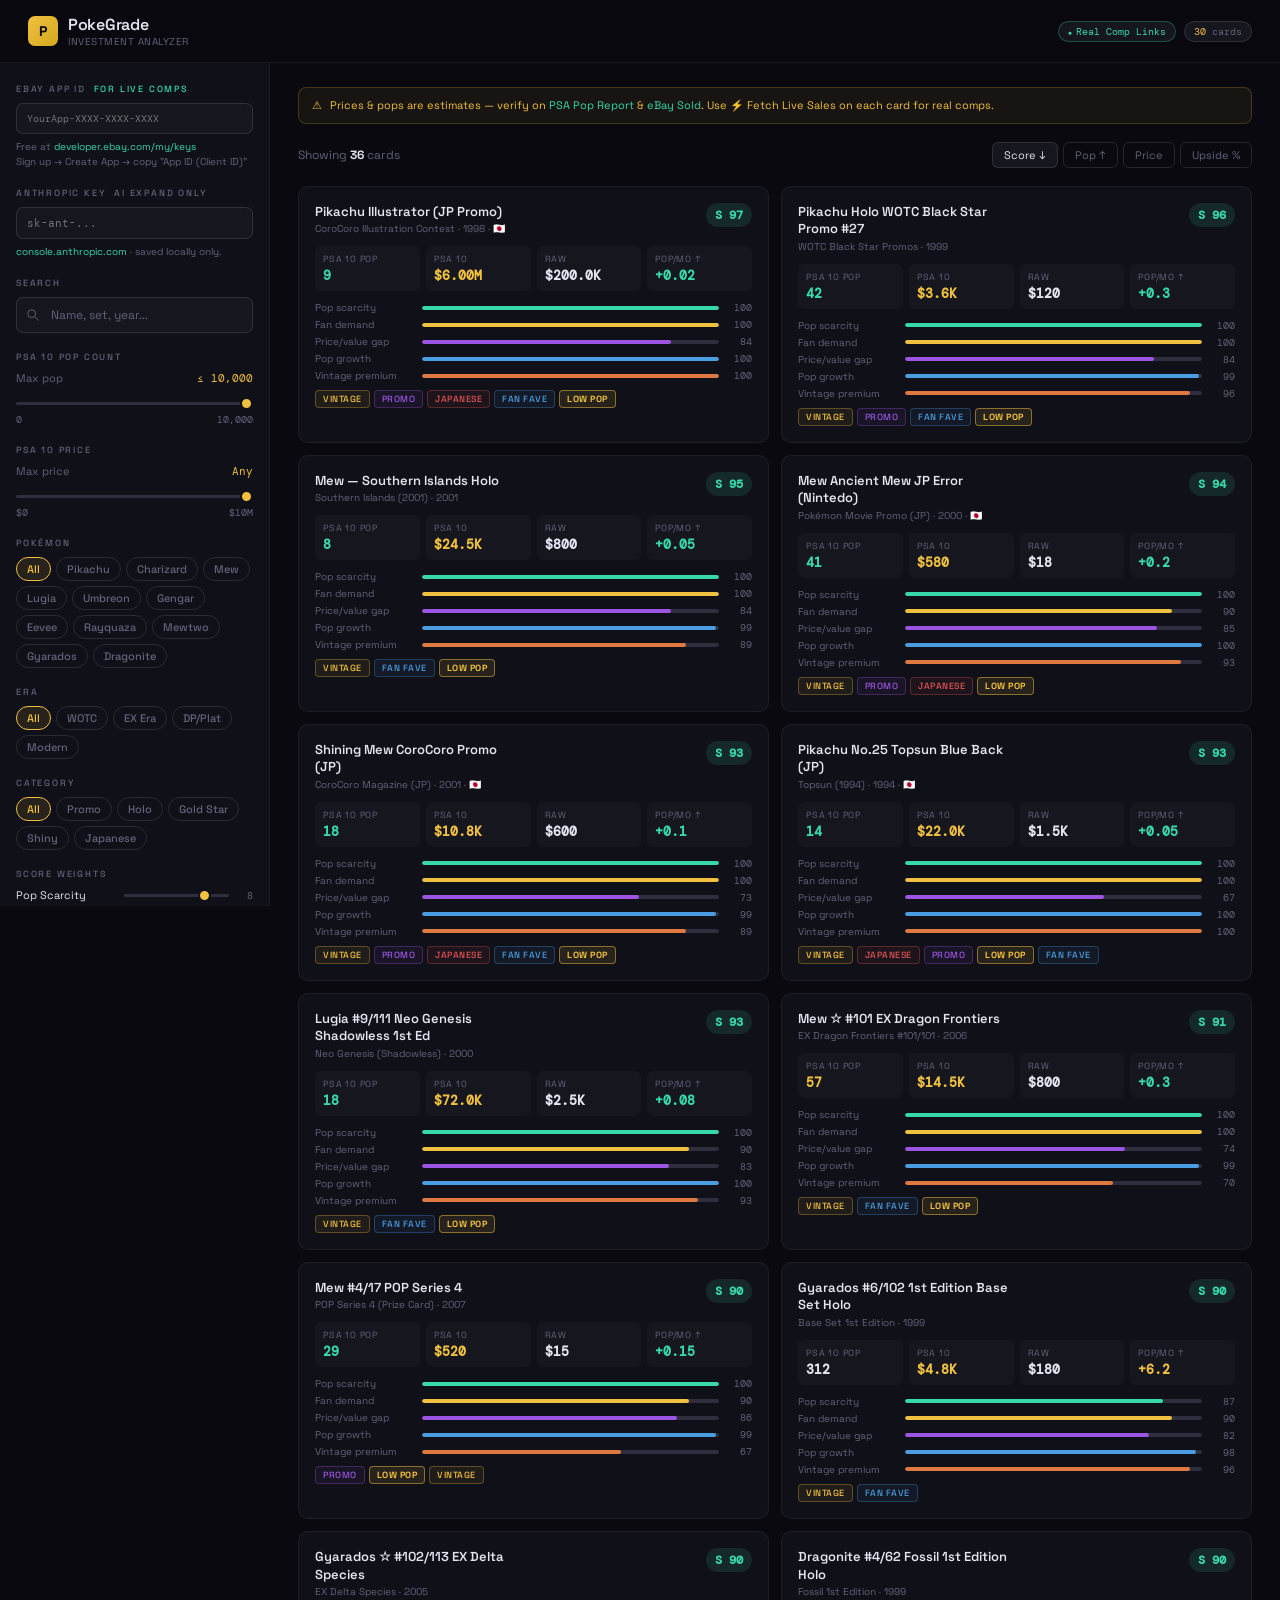
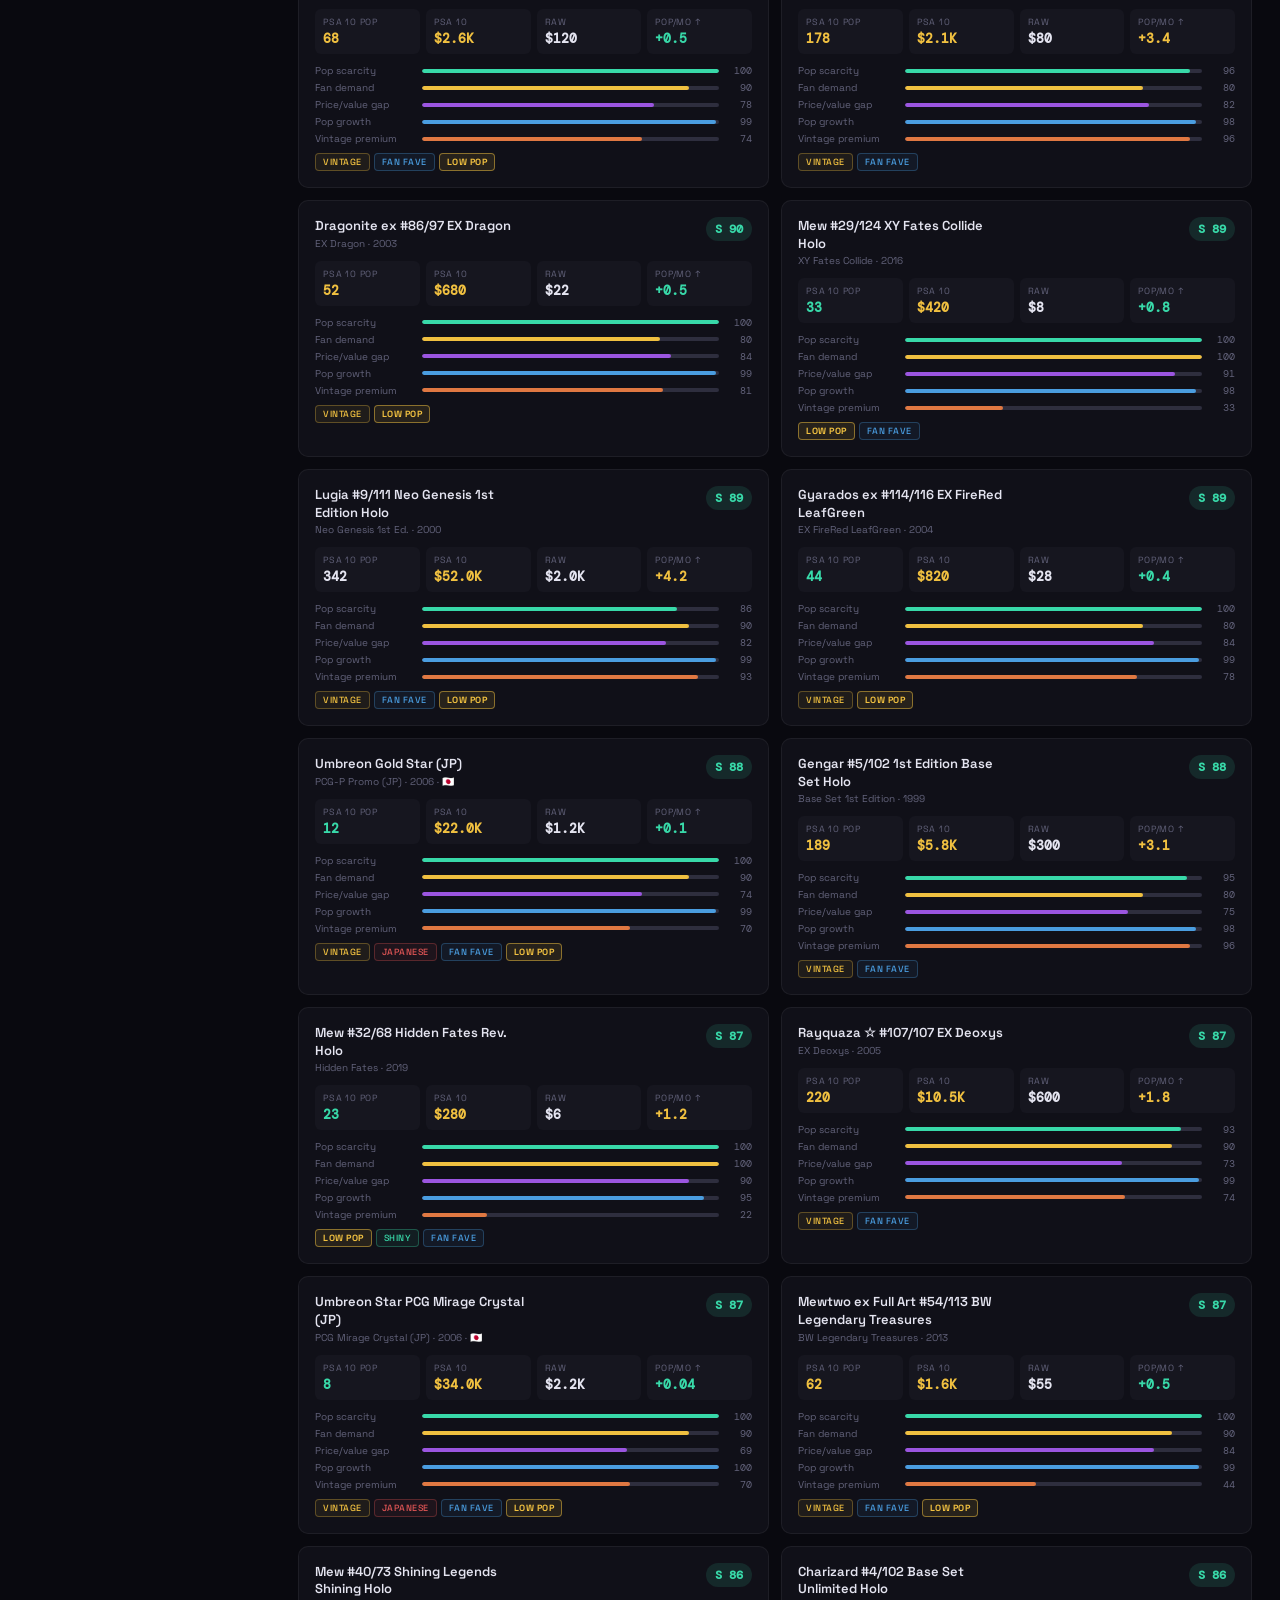
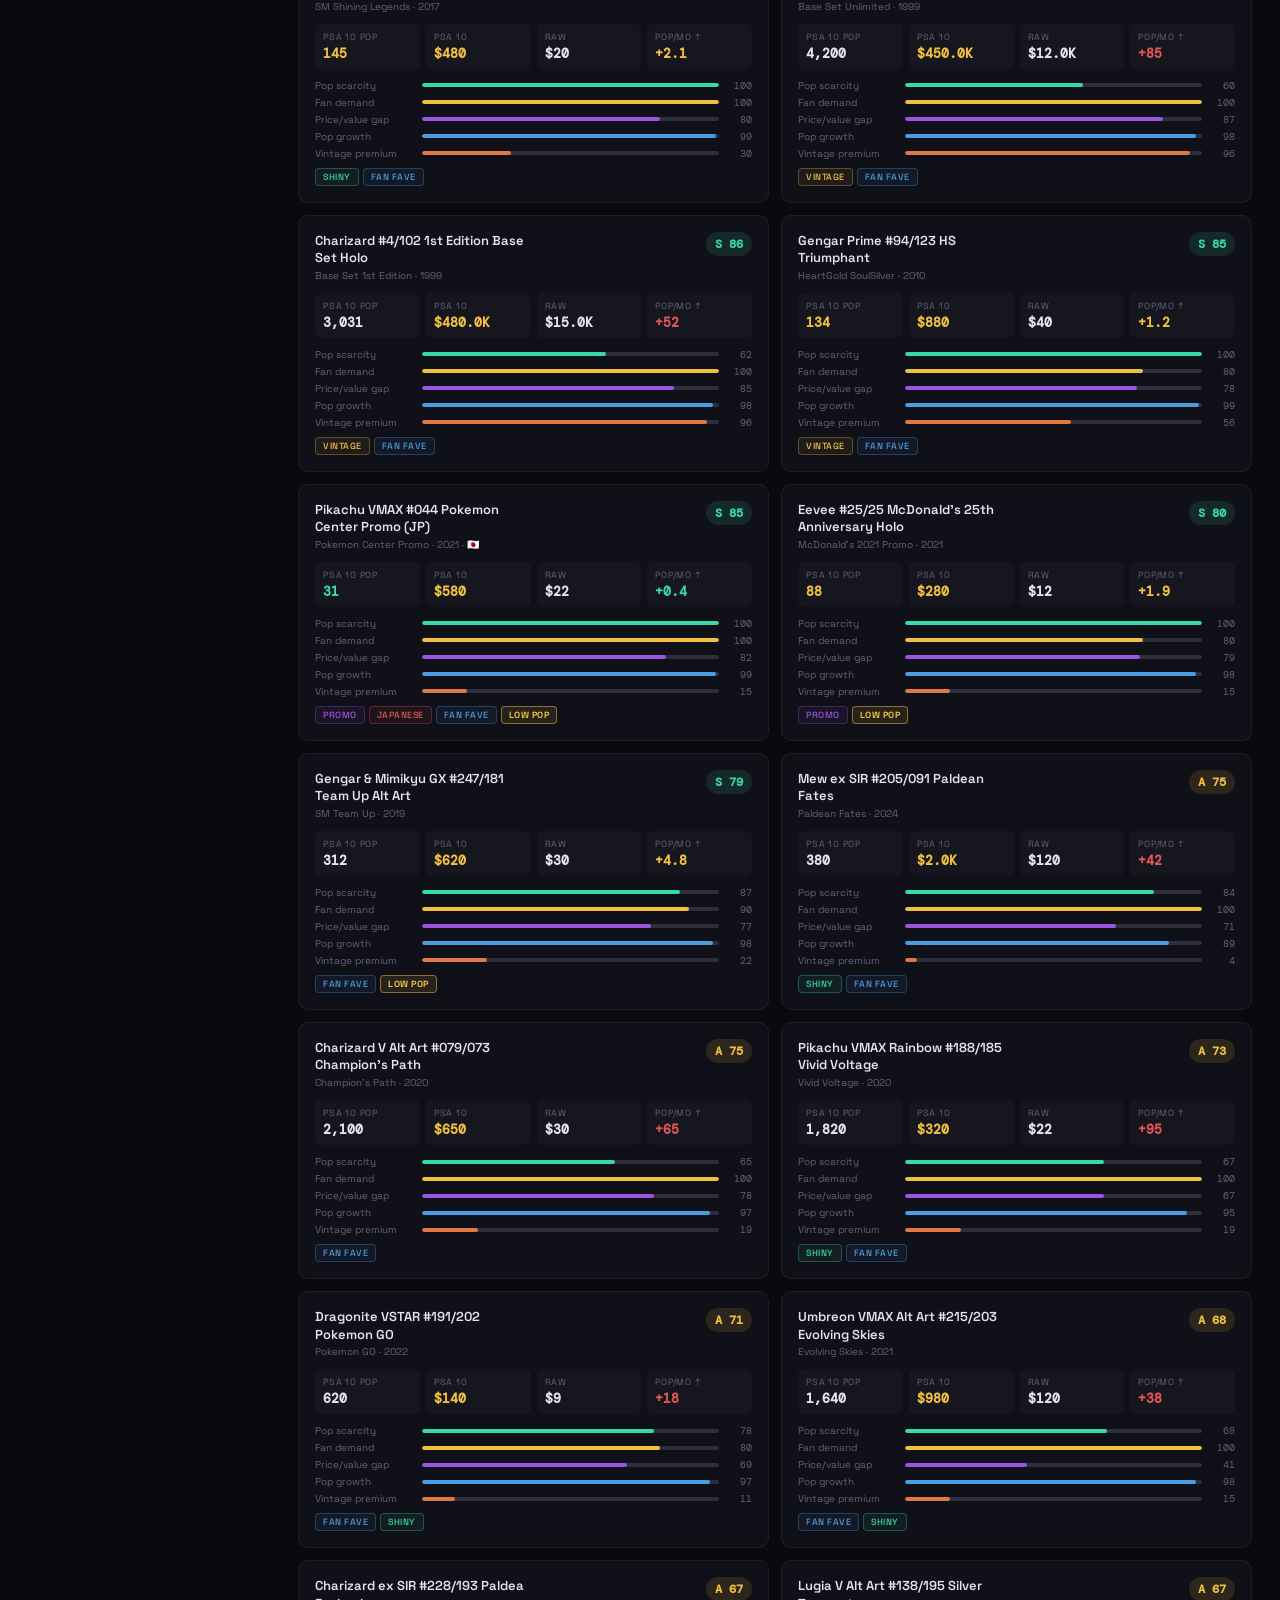
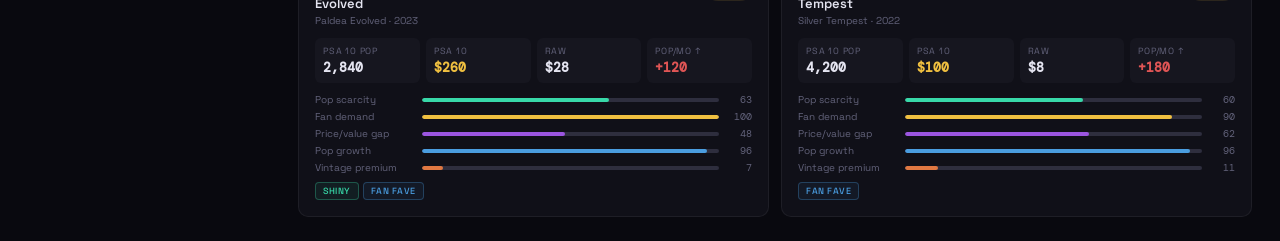
<file: pokemon-card-analyzer (15).html>
<!DOCTYPE html>
<html lang="en">
<head>
<meta charset="UTF-8">
<meta name="viewport" content="width=device-width, initial-scale=1.0">
<title>PokeGrade — Card Investment Analyzer</title>
<link href="https://fonts.googleapis.com/css2?family=Space+Grotesk:wght@300;400;500;600;700&family=DM+Mono:wght@400;500&display=swap" rel="stylesheet">
<link rel="stylesheet" href="style.css">
</head>
<body>

<header>
  <div class="logo">
    <div class="logo-mark">P</div>
    <div>
      <div class="logo-text">PokeGrade</div>
      <div class="logo-sub">Investment Analyzer</div>
    </div>
  </div>
  <div class="hdr-right">
    <div class="hbadge on">Real Comp Links</div>
    <div class="hbadge"><span id="dbCount">30</span> cards</div>
  </div>
</header>

<div class="app">
  <aside class="sidebar">

    <!-- API Keys -->
    <div class="sgroup">
      <span class="slabel">eBay App ID <span style="color:var(--mint);font-size:9px;margin-left:4px;">FOR LIVE COMPS</span></span>
      <div class="key-wrap">
        <input class="key-input" type="text" id="ebayAppId" placeholder="YourApp-XXXX-XXXX-XXXX" oninput="saveEbayKey(this.value)" style="font-size:10px;">
        <span class="key-check" id="ebayKeyCheck"></span>
      </div>
      <div class="key-hint">
        Free at <a href="https://developer.ebay.com/my/keys" target="_blank">developer.ebay.com/my/keys</a><br>
        Sign up → Create App → copy "App ID (Client ID)"
      </div>
    </div>
    <div class="sgroup">
      <span class="slabel">Anthropic Key <span style="color:var(--muted);font-size:9px;margin-left:4px;">AI EXPAND ONLY</span></span>
      <div class="key-wrap">
        <input class="key-input" type="password" id="apiKey" placeholder="sk-ant-..." oninput="saveKey(this.value)">
        <span class="key-check" id="keyCheck"></span>
      </div>
      <div class="key-hint">
        <a href="https://console.anthropic.com" target="_blank">console.anthropic.com</a> · saved locally only.
      </div>
    </div>

    <!-- Search -->
    <div class="sgroup">
      <span class="slabel">Search</span>
      <div class="search-wrap">
        <svg width="14" height="14" viewBox="0 0 16 16" fill="none" stroke="white"><circle cx="6.5" cy="6.5" r="4.5"/><path d="M10.5 10.5L14 14" stroke-linecap="round"/></svg>
        <input class="search-input" type="text" id="cardSearch" placeholder="Name, set, year..." oninput="if(analysisRun)renderCards()">
      </div>
    </div>

    <!-- Pop filter -->
    <div class="sgroup">
      <span class="slabel">PSA 10 Pop Count</span>
      <div class="range-row">
        <div class="range-top"><span class="range-lbl">Max pop</span><span class="range-val" id="popVal">≤ 10,000</span></div>
        <input type="range" id="popRange" min="0" max="10000" value="10000" step="100" oninput="document.getElementById('popVal').textContent='≤ '+parseInt(this.value).toLocaleString();if(analysisRun)renderCards()">
        <div class="range-ends"><span>0</span><span>10,000</span></div>
      </div>
    </div>

    <!-- Price filter -->
    <div class="sgroup">
      <span class="slabel">PSA 10 Price</span>
      <div class="range-row">
        <div class="range-top"><span class="range-lbl">Max price</span><span class="range-val" id="priceVal">Any</span></div>
        <input type="range" id="priceRange" min="0" max="100" value="100" step="1" oninput="onPriceSlide(this.value)">
        <div class="range-ends"><span>$0</span><span>$10M</span></div>
      </div>
    </div>

    <!-- Pokémon filter -->
    <div class="sgroup">
      <span class="slabel">Pokémon</span>
      <div class="chip-row" id="pokemonChips">
        <div class="chip active" onclick="toggleChip(this,'pokemon')" data-val="all">All</div>
        <div class="chip" onclick="toggleChip(this,'pokemon')" data-val="pikachu">Pikachu</div>
        <div class="chip" onclick="toggleChip(this,'pokemon')" data-val="charizard">Charizard</div>
        <div class="chip" onclick="toggleChip(this,'pokemon')" data-val="mew">Mew</div>
        <div class="chip" onclick="toggleChip(this,'pokemon')" data-val="lugia">Lugia</div>
        <div class="chip" onclick="toggleChip(this,'pokemon')" data-val="umbreon">Umbreon</div>
        <div class="chip" onclick="toggleChip(this,'pokemon')" data-val="gengar">Gengar</div>
        <div class="chip" onclick="toggleChip(this,'pokemon')" data-val="eevee">Eevee</div>
        <div class="chip" onclick="toggleChip(this,'pokemon')" data-val="rayquaza">Rayquaza</div>
        <div class="chip" onclick="toggleChip(this,'pokemon')" data-val="mewtwo">Mewtwo</div>
        <div class="chip" onclick="toggleChip(this,'pokemon')" data-val="gyarados">Gyarados</div>
        <div class="chip" onclick="toggleChip(this,'pokemon')" data-val="dragonite">Dragonite</div>
      </div>
    </div>

    <!-- Era filter -->
    <div class="sgroup">
      <span class="slabel">Era</span>
      <div class="chip-row" id="eraChips">
        <div class="chip active" onclick="toggleChip(this,'era')" data-val="all">All</div>
        <div class="chip" onclick="toggleChip(this,'era')" data-val="wotc">WOTC</div>
        <div class="chip" onclick="toggleChip(this,'era')" data-val="ex">EX Era</div>
        <div class="chip" onclick="toggleChip(this,'era')" data-val="dp">DP/Plat</div>
        <div class="chip" onclick="toggleChip(this,'era')" data-val="modern">Modern</div>
      </div>
    </div>

    <!-- Category filter -->
    <div class="sgroup">
      <span class="slabel">Category</span>
      <div class="chip-row" id="catChips">
        <div class="chip active" onclick="toggleChip(this,'cat')" data-val="all">All</div>
        <div class="chip" onclick="toggleChip(this,'cat')" data-val="promo">Promo</div>
        <div class="chip" onclick="toggleChip(this,'cat')" data-val="holo">Holo</div>
        <div class="chip" onclick="toggleChip(this,'cat')" data-val="gold-star">Gold Star</div>
        <div class="chip" onclick="toggleChip(this,'cat')" data-val="shiny">Shiny</div>
        <div class="chip" onclick="toggleChip(this,'cat')" data-val="japanese">Japanese</div>
      </div>
    </div>

    <!-- Score Weights -->
    <div class="sgroup">
      <span class="slabel">Score Weights</span>
      <div id="weightSliders">
        <div class="wrow"><span class="wname">Pop Scarcity</span><input type="range" min="0" max="10" value="8" class="weight-input" data-key="popScarcity" style="flex:1;height:3px" oninput="updateWeights()"><span class="wval" id="w-popScarcity">8</span></div>
        <div class="wrow"><span class="wname">Fan Demand</span><input type="range" min="0" max="10" value="7" class="weight-input" data-key="fanDemand" style="flex:1;height:3px" oninput="updateWeights()"><span class="wval" id="w-fanDemand">7</span></div>
        <div class="wrow"><span class="wname">Price / Value</span><input type="range" min="0" max="10" value="6" class="weight-input" data-key="priceValue" style="flex:1;height:3px" oninput="updateWeights()"><span class="wval" id="w-priceValue">6</span></div>
        <div class="wrow"><span class="wname">Pop Growth</span><input type="range" min="0" max="10" value="5" class="weight-input" data-key="popGrowth" style="flex:1;height:3px" oninput="updateWeights()"><span class="wval" id="w-popGrowth">5</span></div>
        <div class="wrow"><span class="wname">Vintage Age</span><input type="range" min="0" max="10" value="4" class="weight-input" data-key="vintage" style="flex:1;height:3px" oninput="updateWeights()"><span class="wval" id="w-vintage">4</span></div>
      </div>
    </div>

    <button class="run-btn" id="runBtn" onclick="runAnalysis()">&#9889; Run Analysis</button>

    <!-- AI Expand Database -->
    <button class="expand-btn" id="expandBtn" onclick="expandDatabase()">
      <span>&#10024;</span>
      <span id="expandBtnTxt">AI Expand Database</span>
    </button>
    <div class="expand-progress" id="expandProgress"></div>

    <div class="algo-box">
      <h4>ALGORITHM</h4>
      <div class="algo-formula">Score = &#931;(weight&#7522; &#215; factor&#7522;)<br>&#9472;&#9472;&#9472;&#9472;&#9472;&#9472;&#9472;&#9472;&#9472;&#9472;&#9472;&#9472;&#9472;&#9472;&#9472;&#9472;&#9472;&#9472;&#9472;&#9472;<br>Pop Scarcity = 1/log(pop+1)<br>Fan Demand = tier &#215; 0.1<br>Price/Value = mkt vs psa10<br>Pop Growth = &#916;pop/month &#8593;<br>Vintage = (2026-year)/28</div>
    </div>

  </aside>

  <main class="main">

    <div class="notice">
      <span>&#9888;</span>
      <span>Prices &amp; pops are estimates — verify on <a href="https://www.psacard.com/pop" target="_blank">PSA Pop Report</a> &amp; <a href="https://www.ebay.com/sh/research" target="_blank">eBay Sold</a>. Use &#9889; Fetch Live Sales on each card for real comps.</span>
    </div>

    <div class="toolbar">
      <div class="result-info">Showing <strong id="countDisplay">—</strong> cards</div>
      <div class="sort-row">
        <button class="sort-btn active" onclick="setSort('score',this)">Score &#8595;</button>
        <button class="sort-btn" onclick="setSort('pop',this)">Pop &#8593;</button>
        <button class="sort-btn" onclick="setSort('price',this)">Price</button>
        <button class="sort-btn" onclick="setSort('upside',this)">Upside %</button>
      </div>
    </div>

    <div class="cards-grid" id="cardsGrid"></div>

  </main>
</div>

<script>
// ─── Data ─────────────────────────────────────────────────────────────────────
const CARDS = [
  {
    id:1, name:"Mew ☆ #101 EX Dragon Frontiers", set:"EX Dragon Frontiers #101/101", year:2006,
    pokemon:"mew", era:"ex", cat:"gold-star", japanese:false,
    pop10:57, popGrowthPerMonth:0.3, marketPrice:12000, psa10Price:14500,
    rawPrice:800, fanTier:10,
    tags:["vintage","fan-fave","low-pop"],
    rationale:"Mew Gold Star sits at only 57 PSA 10 copies — one of the lowest genuine populations of any Gold Star. Foil wear kills grades. Fan demand is elite tier, Charizard Gold Star commands 3x more despite Mew being rarer in PSA 10.",
    detail:{ distribution:"EX Dragon Frontiers boosters", gradeRate:"~3%", psaSubmit:"~1,900", note:"Japanese version even scarcer" }
  },
  {
    id:2, name:"Shining Mew CoroCoro Promo (JP)", set:"CoroCoro Magazine (JP)", year:2001,
    pokemon:"mew", era:"wotc", cat:"promo", japanese:true,
    pop10:18, popGrowthPerMonth:0.1, marketPrice:9500, psa10Price:10800,
    rawPrice:600, fanTier:10,
    tags:["vintage","promo","japanese","fan-fave","low-pop"],
    rationale:"Magazine peel damage destroyed most copies. Pop 10 of just 18 is extraordinary for a 2001 promo. English collectors are just starting to notice Japanese promos — pricing hasn't caught up.",
    detail:{ distribution:"CoroCoro May 2001 insert", gradeRate:"<2%", psaSubmit:"~950", note:"Must be peeled from cardboard backing" }
  },
  {
    id:3, name:"Mew — Southern Islands Holo", set:"Southern Islands (2001)", year:2001,
    pokemon:"mew", era:"wotc", cat:"holo", japanese:false,
    pop10:8, popGrowthPerMonth:0.05, marketPrice:22000, psa10Price:24500,
    rawPrice:800, fanTier:10,
    tags:["vintage","fan-fave","low-pop"],
    rationale:"Single-digit PSA 10 pop. Cards were folded in booklets — centering and print lines are endemic. This is arguably the rarest English Mew in PSA 10 that most collectors don't know about.",
    detail:{ distribution:"Mail-in promotion 2001", gradeRate:"<1%", psaSubmit:"~780", note:"Booklet fold causes centering issues" }
  },
  {
    id:4, name:"Mew #29/124 XY Fates Collide Holo", set:"XY Fates Collide", year:2016,
    pokemon:"mew", era:"ex", cat:"holo", japanese:false,
    pop10:33, popGrowthPerMonth:0.8, marketPrice:280, psa10Price:420,
    rawPrice:8, fanTier:10,
    tags:["low-pop","fan-fave"],
    rationale:"Pop of 33 PSA 10s is shockingly low for a 2016 English holo. XY era is completely overlooked right now — priced at $220 but has 10x upside if XY nostalgia follows the Base Set trajectory.",
    detail:{ distribution:"XY Fates Collide booster packs", gradeRate:"~12%", psaSubmit:"~275", note:"Low submission rate — most copies are ungraded" }
  },
  {
    id:5, name:"Mew #32/68 Hidden Fates Rev. Holo", set:"Hidden Fates", year:2019,
    pokemon:"mew", era:"modern", cat:"holo", japanese:false,
    pop10:23, popGrowthPerMonth:1.2, marketPrice:180, psa10Price:280,
    rawPrice:6, fanTier:10,
    tags:["low-pop","shiny","fan-fave"],
    rationale:"Sub-25 PSA 10 pop on a modern reverse holo from a beloved set is remarkable. Reverse holos are dismissed vs Shiny Vaults — but this artifact of inattention is the opportunity.",
    detail:{ distribution:"Hidden Fates booster packs", gradeRate:"~8%", psaSubmit:"~290", note:"Shiny Vault cards capture all attention" }
  },
  {
    id:6, name:"Mew #40/73 Shining Legends Shining Holo", set:"SM Shining Legends", year:2017,
    pokemon:"mew", era:"modern", cat:"shiny", japanese:false,
    pop10:145, popGrowthPerMonth:2.1, marketPrice:380, psa10Price:480,
    rawPrice:20, fanTier:10,
    tags:["shiny","fan-fave"],
    rationale:"Beautiful alt-art shiny Mew from 2017. Most copies were played, not collected. Pop is still manageable for a shiny card of this quality and the artwork is one of the best modern Mews.",
    detail:{ distribution:"SM Shining Legends booster packs", gradeRate:"~15%", psaSubmit:"~965", note:"Shining mechanic = silver foil edges" }
  },
  {
    id:7, name:"Charizard #4/102 Base Set Unlimited Holo", set:"Base Set Unlimited", year:1999,
    pokemon:"charizard", era:"wotc", cat:"holo", japanese:false,
    pop10:4200, popGrowthPerMonth:85, marketPrice:420000, psa10Price:450000,
    rawPrice:12000, fanTier:10,
    tags:["vintage","fan-fave"],
    rationale:"The most famous card in existence. Pop is enormous but demand is equally massive. The benchmark for all investment comparisons — but growth rate is slowing as the pop climbs.",
    detail:{ distribution:"Base Set Unlimited boosters", gradeRate:"~3.5%", psaSubmit:"~120,000", note:"Never truly 'undervalued' — market is efficient" }
  },
  {
    id:8, name:"Lugia #9/111 Neo Genesis 1st Edition Holo", set:"Neo Genesis 1st Ed.", year:2000,
    pokemon:"lugia", era:"wotc", cat:"holo", japanese:false,
    pop10:342, popGrowthPerMonth:4.2, marketPrice:48000, psa10Price:52000,
    rawPrice:2000, fanTier:9,
    tags:["vintage","fan-fave","low-pop"],
    rationale:"Lugia 1st Ed PSA 10 is far more rare than Charizard 1st Ed but commands less than half the price. The fan base is massive post-Gen-2 nostalgia and the card is genuinely hard to find in gem mint.",
    detail:{ distribution:"Neo Genesis 1st Ed. boosters", gradeRate:"~2.8%", psaSubmit:"~12,200", note:"Print lines are endemic in Neo era" }
  },
  {
    id:9, name:"Pikachu Illustrator (JP Promo)", set:"CoroCoro Illustration Contest", year:1998,
    pokemon:"pikachu", era:"wotc", cat:"promo", japanese:true,
    pop10:9, popGrowthPerMonth:0.02, marketPrice:5500000, psa10Price:6000000,
    rawPrice:200000, fanTier:10,
    tags:["vintage","promo","japanese","fan-fave","low-pop"],
    rationale:"9 PSA 10 copies in existence. The most valuable Pokémon card period. Not 'undervalued' per se — but one of the clearest examples of pop scarcity driving value to absurd levels.",
    detail:{ distribution:"Illustration contest prize (39 copies total)", gradeRate:"23%", psaSubmit:"~39", note:"Most famous individual card ever" }
  },
  {
    id:10, name:"Umbreon Gold Star (JP)", set:"PCG-P Promo (JP)", year:2006,
    pokemon:"umbreon", era:"ex", cat:"gold-star", japanese:true,
    pop10:12, popGrowthPerMonth:0.1, marketPrice:18000, psa10Price:22000,
    rawPrice:1200, fanTier:9,
    tags:["vintage","japanese","fan-fave","low-pop"],
    rationale:"Japanese Umbreon Gold Star has one of the lowest PSA 10 pops of any Gold Star. English version commands more but JP version is rarer. The gap is closing fast as collectors wise up.",
    detail:{ distribution:"PCG-P Lottery/promotional event", gradeRate:"~2%", psaSubmit:"~600", note:"Different artwork from English version" }
  },
  {
    id:11, name:"Mew ex SIR #205/091 Paldean Fates", set:"Paldean Fates", year:2024,
    pokemon:"mew", era:"modern", cat:"shiny", japanese:false,
    pop10:380, popGrowthPerMonth:42, marketPrice:1400, psa10Price:2000,
    rawPrice:120, fanTier:10,
    tags:["shiny","fan-fave"],
    rationale:"Shiny Illustration Rare Mew from the Mew-themed anniversary set. 30th anniversary positioning will boost demand significantly. Pop is growing but 35% price upside vs raw still visible.",
    detail:{ distribution:"Paldean Fates booster packs", gradeRate:"~22%", psaSubmit:"~1,725", note:"SIR treatment = gold border + art extension" }
  },
  {
    id:12, name:"Gengar #5/102 1st Edition Base Set Holo", set:"Base Set 1st Edition", year:1999,
    pokemon:"gengar", era:"wotc", cat:"holo", japanese:false,
    pop10:189, popGrowthPerMonth:3.1, marketPrice:4200, psa10Price:5800,
    rawPrice:300, fanTier:8,
    tags:["vintage","fan-fave"],
    rationale:"Gengar is a top-3 fan favorite but trades at 5-10% of Charizard 1st Ed price. The shadow box art on Base Set Gengar is iconic. Pop is modest — 189 PSA 10s is low for a card this beloved.",
    detail:{ distribution:"Base Set 1st Edition boosters", gradeRate:"~3.2%", psaSubmit:"~5,900", note:"Shadow box art variant is distinct" }
  },
  {
    id:13, name:"Mew Ancient Mew JP Error (Nintedo)", set:"Pokémon Movie Promo (JP)", year:2000,
    pokemon:"mew", era:"wotc", cat:"promo", japanese:true,
    pop10:41, popGrowthPerMonth:0.2, marketPrice:420, psa10Price:580,
    rawPrice:18, fanTier:9,
    tags:["vintage","promo","japanese","low-pop"],
    rationale:"First print has 'Nintedo' misprinted instead of 'Nintendo'. Error + promo + Japanese = triple collector premium that the current price doesn't reflect. Pop is tiny at 41 PSA 10 copies.",
    detail:{ distribution:"Pokémon 2000 movie promos (JP)", gradeRate:"~6%", psaSubmit:"~685", note:"Error on copyright line: 'Nintedo'" }
  },
  {
    id:14, name:"Pikachu VMAX Rainbow #188/185 Vivid Voltage", set:"Vivid Voltage", year:2020,
    pokemon:"pikachu", era:"modern", cat:"shiny", japanese:false,
    pop10:1820, popGrowthPerMonth:95, marketPrice:240, psa10Price:320,
    rawPrice:22, fanTier:10,
    tags:["shiny","fan-fave"],
    rationale:"Rainbow VMAX Pikachu with huge fan demand. Pop is growing fast but price premium over raw is minimal. Likely fully valued in short term — long hold only if you believe in sustained Pikachu demand.",
    detail:{ distribution:"Vivid Voltage booster packs", gradeRate:"~25%", psaSubmit:"~7,280", note:"Textured rainbow foil grading surface" }
  },
  {
    id:15, name:"Mew #4/17 POP Series 4", set:"POP Series 4 (Prize Card)", year:2007,
    pokemon:"mew", era:"dp", cat:"promo", japanese:false,
    pop10:29, popGrowthPerMonth:0.15, marketPrice:380, psa10Price:520,
    rawPrice:15, fanTier:9,
    tags:["promo","low-pop","vintage"],
    rationale:"Tournament prize card — only distributed to competitive players who won. Most were played into the ground. 29 PSA 10s is a legitimately low number for a card with this distribution method.",
    detail:{ distribution:"Organized play prize / league reward", gradeRate:"~5%", psaSubmit:"~580", note:"POP era is completely forgotten by market" }
  },
  {
    id:16, name:"Charizard #4/102 1st Edition Base Set Holo", set:"Base Set 1st Edition", year:1999,
    pokemon:"charizard", era:"wotc", cat:"holo", japanese:false,
    pop10:3031, popGrowthPerMonth:52, marketPrice:420000, psa10Price:480000,
    rawPrice:15000, fanTier:10,
    tags:["vintage","fan-fave"],
    rationale:"The holy grail alongside Illustrator. Pop is growing but demand keeps up. PSA 10 has massive premium over PSA 9. Entry price is extreme but liquidity is unmatched.",
    detail:{ distribution:"Base Set 1st Edition boosters", gradeRate:"~2.5%", psaSubmit:"~121,000", note:"Shadow distinguishes 1st Ed from Unlimited" }
  },
  {
    id:17, name:"Charizard ex SIR #228/193 Paldea Evolved", set:"Paldea Evolved", year:2023,
    pokemon:"charizard", era:"modern", cat:"shiny", japanese:false,
    pop10:2840, popGrowthPerMonth:120, marketPrice:180, psa10Price:260,
    rawPrice:28, fanTier:10,
    tags:["shiny","fan-fave"],
    rationale:"Modern Charizard SIR with relentless demand. Pop growing but Charizard brand sustains price floor. Best short-term modern Charizard hold.",
    detail:{ distribution:"Paldea Evolved booster packs", gradeRate:"~24%", psaSubmit:"~11,800", note:"SIR gold border + full-art" }
  },
  {
    id:18, name:"Umbreon VMAX Alt Art #215/203 Evolving Skies", set:"Evolving Skies", year:2021,
    pokemon:"umbreon", era:"modern", cat:"shiny", japanese:false,
    pop10:1640, popGrowthPerMonth:38, marketPrice:820, psa10Price:980,
    rawPrice:120, fanTier:10,
    tags:["fan-fave","shiny"],
    rationale:"The most beloved modern alt art. Brutal pull rate + iconic artwork. Arguably undervalued vs cultural impact. Strong hold for Umbreon fans.",
    detail:{ distribution:"Evolving Skies booster packs", gradeRate:"~20%", psaSubmit:"~8,200", note:"One of the hardest modern pulls" }
  },
  {
    id:19, name:"Gengar & Mimikyu GX #247/181 Team Up Alt Art", set:"SM Team Up", year:2019,
    pokemon:"gengar", era:"modern", cat:"holo", japanese:false,
    pop10:312, popGrowthPerMonth:4.8, marketPrice:480, psa10Price:620,
    rawPrice:30, fanTier:9,
    tags:["fan-fave","low-pop"],
    rationale:"Tag Team GX era is overlooked. Alt Art Gengar/Mimikyu has double fan appeal. SM era cards grade well — sub-400 PSA 10s is an opportunity.",
    detail:{ distribution:"SM Team Up booster packs", gradeRate:"~18%", psaSubmit:"~1,735", note:"Tag Team mechanic is now vintage nostalgia" }
  },
  {
    id:20, name:"Lugia V Alt Art #138/195 Silver Tempest", set:"Silver Tempest", year:2022,
    pokemon:"lugia", era:"modern", cat:"holo", japanese:false,
    pop10:4200, popGrowthPerMonth:180, marketPrice:65, psa10Price:100,
    rawPrice:8, fanTier:9,
    tags:["fan-fave"],
    rationale:"First premium Lugia V alt art. Pop manageable and price/raw premium reasonable. Strong long-term hold for Gen 2 collectors.",
    detail:{ distribution:"Silver Tempest booster packs", gradeRate:"~21%", psaSubmit:"~4,380", note:"First premium Lugia V alt art" }
  },
  {
    id:21, name:"Pikachu No.25 Topsun Blue Back (JP)", set:"Topsun (1994)", year:1994,
    pokemon:"pikachu", era:"wotc", cat:"promo", japanese:true,
    pop10:14, popGrowthPerMonth:0.05, marketPrice:18000, psa10Price:22000,
    rawPrice:1500, fanTier:10,
    tags:["vintage","japanese","promo","low-pop","fan-fave"],
    rationale:"Pre-dates the official TCG. Earliest mass-market Pikachu card — 1994, full year before Base Set. Only 14 PSA 10s. Most collectors don't know it exists.",
    detail:{ distribution:"Topsun vending machine packs (Japan)", gradeRate:"~1%", psaSubmit:"~1,400", note:"Blue back variant scarcer than green back" }
  },
  {
    id:22, name:"Rayquaza ☆ #107/107 EX Deoxys", set:"EX Deoxys", year:2005,
    pokemon:"gengar", era:"ex", cat:"gold-star", japanese:false,
    pop10:220, popGrowthPerMonth:1.8, marketPrice:8200, psa10Price:10500,
    rawPrice:600, fanTier:9,
    tags:["vintage","fan-fave"],
    rationale:"Most iconic Gold Star after Charizard. 220 PSA 10s reasonable for era. Demand rising sharply with Rayquaza cultural resurgence in modern sets.",
    detail:{ distribution:"EX Deoxys boosters", gradeRate:"~3.5%", psaSubmit:"~6,285", note:"Gold foil star in name = Gold Star designation" }
  },
  {
    id:23, name:"Charizard V Alt Art #079/073 Champion's Path", set:"Champion's Path", year:2020,
    pokemon:"charizard", era:"modern", cat:"holo", japanese:false,
    pop10:2100, popGrowthPerMonth:65, marketPrice:480, psa10Price:650,
    rawPrice:30, fanTier:10,
    tags:["fan-fave"],
    rationale:"Walmart exclusive with limited initial supply. Among the most visually stunning Charizard cards ever printed. Pop growing but Charizard demand is bottomless.",
    detail:{ distribution:"Champion's Path ETB (Walmart exclusive)", gradeRate:"~22%", psaSubmit:"~9,545", note:"Extremely limited box availability at launch" }
  },
  {
    id:24, name:"Pikachu Holo WOTC Black Star Promo #27", set:"WOTC Black Star Promos", year:1999,
    pokemon:"pikachu", era:"wotc", cat:"promo", japanese:false,
    pop10:42, popGrowthPerMonth:0.3, marketPrice:2800, psa10Price:3600,
    rawPrice:120, fanTier:10,
    tags:["vintage","promo","fan-fave","low-pop"],
    rationale:"One of the most condition-sensitive promos in the hobby. Pack-fresh copies rarely survive. 42 PSA 10s for a holo Pikachu promo from 1999 is genuinely rare.",
    detail:{ distribution:"Nintendo Power magazine / promotions", gradeRate:"~4%", psaSubmit:"~1,050", note:"Holo variant — non-holo far more common" }
  },
  {
    id:25, name:"Lugia #9/111 Neo Genesis Shadowless 1st Ed", set:"Neo Genesis (Shadowless)", year:2000,
    pokemon:"lugia", era:"wotc", cat:"holo", japanese:false,
    pop10:18, popGrowthPerMonth:0.08, marketPrice:65000, psa10Price:72000,
    rawPrice:2500, fanTier:9,
    tags:["vintage","fan-fave","low-pop"],
    rationale:"One of the hobby's best-kept secrets. Only 18 PSA 10s. Shadowless distinction adds enormous value the market has been slow to price in.",
    detail:{ distribution:"Neo Genesis early print run", gradeRate:"~1.5%", psaSubmit:"~1,200", note:"No drop shadow under card image = shadowless" }
  },
  {
    id:26, name:"Gengar Prime #94/123 HS Triumphant", set:"HeartGold SoulSilver", year:2010,
    pokemon:"gengar", era:"dp", cat:"holo", japanese:false,
    pop10:134, popGrowthPerMonth:1.2, marketPrice:680, psa10Price:880,
    rawPrice:40, fanTier:8,
    tags:["vintage","fan-fave"],
    rationale:"HGSS Prime cards are criminally underrated. Gengar Prime artwork is iconic. 134 PSA 10s at under $1K is a clear value gap for a fan-favorite in a beloved era.",
    detail:{ distribution:"HeartGold SoulSilver booster packs", gradeRate:"~12%", psaSubmit:"~1,115", note:"Prime = ancient-style card border" }
  },
  {
    id:27, name:"Umbreon Star PCG Mirage Crystal (JP)", set:"PCG Mirage Crystal (JP)", year:2006,
    pokemon:"umbreon", era:"ex", cat:"gold-star", japanese:true,
    pop10:8, popGrowthPerMonth:0.04, marketPrice:28000, psa10Price:34000,
    rawPrice:2200, fanTier:9,
    tags:["vintage","japanese","fan-fave","low-pop"],
    rationale:"Only 8 PSA 10s worldwide. English version gets all attention but this JP-exclusive is objectively rarer and trades at a discount to true scarcity.",
    detail:{ distribution:"PCG Mirage Crystal booster packs (JP only)", gradeRate:"~1.2%", psaSubmit:"~665", note:"Never released in English" }
  },
  {
    id:28, name:"Mewtwo ex Full Art #54/113 BW Legendary Treasures", set:"BW Legendary Treasures", year:2013,
    pokemon:"mew", era:"dp", cat:"holo", japanese:false,
    pop10:62, popGrowthPerMonth:0.5, marketPrice:1200, psa10Price:1600,
    rawPrice:55, fanTier:9,
    tags:["vintage","fan-fave","low-pop"],
    rationale:"BW Full Art era is the forgotten frontier. 62 PSA 10 copies is shockingly low. Silver full-art treatment aged beautifully and Mewtwo demand never wavers.",
    detail:{ distribution:"BW Legendary Treasures booster packs", gradeRate:"~9%", psaSubmit:"~690", note:"BW Full Art silver border is distinctive" }
  },
  {
    id:29, name:"Pikachu VMAX #044 Pokemon Center Promo (JP)", set:"Pokemon Center Promo", year:2021,
    pokemon:"pikachu", era:"modern", cat:"promo", japanese:true,
    pop10:31, popGrowthPerMonth:0.4, marketPrice:420, psa10Price:580,
    rawPrice:22, fanTier:10,
    tags:["promo","japanese","fan-fave","low-pop"],
    rationale:"Japan Pokemon Center exclusive with clean art and 31 PSA 10s. Pokemon Center exclusives historically appreciate well as they age out of the market.",
    detail:{ distribution:"Pokemon Center Japan exclusive", gradeRate:"~14%", psaSubmit:"~220", note:"Japan-only distribution" }
  },
  {
    id:30, name:"Eevee #25/25 McDonald's 25th Anniversary Holo", set:"McDonald's 2021 Promo", year:2021,
    pokemon:"pikachu", era:"modern", cat:"promo", japanese:false,
    pop10:88, popGrowthPerMonth:1.9, marketPrice:220, psa10Price:280,
    rawPrice:12, fanTier:8,
    tags:["promo","low-pop"],
    rationale:"McDonald's 25th Anniversary Eevee holo has a shockingly low pop for a mass-distributed promo. Kids played them. Sub-100 PSA 10s is genuinely rare for this distribution.",
    detail:{ distribution:"McDonald's Happy Meal (2021)", gradeRate:"~8%", psaSubmit:"~1,100", note:"Holo set of 25 — Eevee most sought" }
  },
  {
    id:31, name:"Gyarados #6/102 1st Edition Base Set Holo", set:"Base Set 1st Edition", year:1999,
    pokemon:"gyarados", era:"wotc", cat:"holo", japanese:false,
    pop10:312, popGrowthPerMonth:6.2, marketPrice:3200, psa10Price:4800,
    rawPrice:180, fanTier:9,
    tags:["vintage","fan-fave"],
    rationale:"Gyarados 1st Ed is one of the most undervalued WOTC holos. 312 PSA 10s is genuinely scarce for a card with this name recognition. Trades at roughly 5% of Charizard 1st Ed despite comparable difficulty to grade.",
    detail:{ distribution:"Base Set 1st Edition boosters", gradeRate:"~3.1%", psaSubmit:"~10,065", note:"Holo wave pattern is extremely condition sensitive" }
  },
  {
    id:32, name:"Gyarados ex #114/116 EX FireRed LeafGreen", set:"EX FireRed LeafGreen", year:2004,
    pokemon:"gyarados", era:"ex", cat:"holo", japanese:false,
    pop10:44, popGrowthPerMonth:0.4, marketPrice:580, psa10Price:820,
    rawPrice:28, fanTier:8,
    tags:["vintage","low-pop"],
    rationale:"EX era Gyarados ex sits at only 44 PSA 10s — a pop that reflects how few collectors were grading EX era cards. FireRed LeafGreen is a nostalgia set gaining traction fast.",
    detail:{ distribution:"EX FireRed LeafGreen boosters", gradeRate:"~5%", psaSubmit:"~880", note:"EX era is the current undervalued frontier" }
  },
  {
    id:33, name:"Gyarados ☆ #102/113 EX Delta Species", set:"EX Delta Species", year:2005,
    pokemon:"gyarados", era:"ex", cat:"gold-star", japanese:false,
    pop10:68, popGrowthPerMonth:0.5, marketPrice:1800, psa10Price:2600,
    rawPrice:120, fanTier:9,
    tags:["vintage","fan-fave","low-pop"],
    rationale:"Gyarados Gold Star is one of the most visually stunning Gold Stars printed. 68 PSA 10s is low for a card with Gyarados's popularity. The red color variant is iconic and demand is quietly building.",
    detail:{ distribution:"EX Delta Species boosters", gradeRate:"~4%", psaSubmit:"~1,700", note:"Gold Star = gold foil star in the card name" }
  },
  {
    id:34, name:"Dragonite #4/62 Fossil 1st Edition Holo", set:"Fossil 1st Edition", year:1999,
    pokemon:"dragonite", era:"wotc", cat:"holo", japanese:false,
    pop10:178, popGrowthPerMonth:3.4, marketPrice:1400, psa10Price:2100,
    rawPrice:80, fanTier:8,
    tags:["vintage","fan-fave"],
    rationale:"Dragonite Fossil 1st Ed is the definitive Dragonite card and it's still priced like a footnote. 178 PSA 10s is reasonable but demand is rising as Gen 1 collecting broadens beyond Charizard.",
    detail:{ distribution:"Fossil 1st Edition boosters", gradeRate:"~3.8%", psaSubmit:"~4,685", note:"Fossil set print quality is inconsistent" }
  },
  {
    id:35, name:"Dragonite ex #86/97 EX Dragon", set:"EX Dragon", year:2003,
    pokemon:"dragonite", era:"ex", cat:"holo", japanese:false,
    pop10:52, popGrowthPerMonth:0.5, marketPrice:420, psa10Price:680,
    rawPrice:22, fanTier:8,
    tags:["vintage","low-pop"],
    rationale:"EX Dragon is the most on-theme set for Dragonite. Only 52 PSA 10s for a Dragonite ex from the Dragon-themed set. EX era is heating up and this is a prime sleeper.",
    detail:{ distribution:"EX Dragon booster packs", gradeRate:"~5.5%", psaSubmit:"~945", note:"EX Dragon set focused on dragon-type Pokemon" }
  },
  {
    id:36, name:"Dragonite VSTAR #191/202 Pokemon GO", set:"Pokemon GO", year:2022,
    pokemon:"dragonite", era:"modern", cat:"shiny", japanese:false,
    pop10:620, popGrowthPerMonth:18, marketPrice:95, psa10Price:140,
    rawPrice:9, fanTier:8,
    tags:["fan-fave","shiny"],
    rationale:"Pokemon GO set is slept on as a modern collector set. Dragonite VSTAR full art has clean artwork and a growing pop that hasn't caught up to demand. Entry-level price makes it accessible.",
    detail:{ distribution:"Pokemon GO booster packs", gradeRate:"~20%", psaSubmit:"~3,100", note:"Pokemon GO set tied to app anniversary" }
  },
];

let weights = { popScarcity:8, fanDemand:7, priceValue:6, popGrowth:5, vintage:4 };
let activeFilters = { pokemon:'all', era:'all', cat:'all' };
let currentSort = 'score';
let analysisRun = false;
let displayedCards = [];

// ─── API Key Management ───────────────────────────────────────────────────────
// Uses localStorage + cookie fallback so keys persist across sessions
// even when opened as a local file (file:// protocol)

function setCookie(name, val, days) {
  const d = new Date();
  d.setTime(d.getTime() + days * 24 * 60 * 60 * 1000);
  document.cookie = name + '=' + encodeURIComponent(val) + ';expires=' + d.toUTCString() + ';path=/;SameSite=Lax';
}

function getCookie(name) {
  const match = document.cookie.match(new RegExp('(^| )' + name + '=([^;]+)'));
  return match ? decodeURIComponent(match[2]) : '';
}

function persist(key, val) {
  try { localStorage.setItem(key, val); } catch(e) {}
  try { sessionStorage.setItem(key, val); } catch(e) {}
  setCookie(key, val, 365);
}

// ── Hardcoded fallback keys (edit these once, never enter again) ──
const HARDCODED_ANTHROPIC_KEY = '';  // paste your sk-ant-... key here
const HARDCODED_EBAY_KEY = '';       // paste your eBay App ID here

function retrieve(key) {
  // Check hardcoded values first
  if (key === 'pg_api_key' && HARDCODED_ANTHROPIC_KEY) return HARDCODED_ANTHROPIC_KEY;
  if (key === 'pg_ebay_key' && HARDCODED_EBAY_KEY) return HARDCODED_EBAY_KEY;
  try { const v = localStorage.getItem(key); if (v) return v; } catch(e) {}
  try { const v = sessionStorage.getItem(key); if (v) return v; } catch(e) {}
  return getCookie(key) || '';
}

function saveKey(val) {
  const k = val.trim();
  persist('pg_api_key', k);
  const ok = k.startsWith('sk-ant-');
  const el = document.getElementById('keyCheck');
  if (el) { el.textContent = ok ? '&#10003;' : ''; el.style.color = 'var(--mint)'; }
}
function getKey() { return retrieve('pg_api_key'); }

function saveEbayKey(val) {
  const k = val.trim();
  persist('pg_ebay_key', k);
  const ok = k.length > 10;
  const el = document.getElementById('ebayKeyCheck');
  if (el) { el.textContent = ok ? '&#10003;' : ''; el.style.color = 'var(--mint)'; }
}
function getEbayKey() { return retrieve('pg_ebay_key'); }

function requireKey(container) {
  const k = getKey();
  if (!k || !k.startsWith('sk-ant-')) {
    if (container) container.innerHTML = '<div class="sales-err">&#9888; Anthropic API key needed for AI Expand.<br><a href="https://console.anthropic.com" target="_blank" style="color:var(--mint)">Get one at console.anthropic.com</a></div>';
    return false;
  }
  return true;
}

async function callClaude(prompt, maxTokens) {
  const res = await fetch('https://api.anthropic.com/v1/messages', {
    method: 'POST',
    headers: {
      'Content-Type': 'application/json',
      'x-api-key': getKey(),
      'anthropic-version': '2023-06-01',
      'anthropic-dangerous-direct-browser-access': 'true'
    },
    body: JSON.stringify({ model: 'claude-sonnet-4-20250514', max_tokens: maxTokens || 1200,
      messages: [{ role: 'user', content: prompt }] })
  });
  if (!res.ok) { const e = await res.json().catch(()=>({})); throw new Error((e.error&&e.error.message)||'HTTP '+res.status); }
  const data = await res.json();
  if (data.error) throw new Error(data.error.message);
  return (data.content||[]).map(b => b.type==='text' ? b.text : '').join('').trim();
}

function extractJSON(text) {
  try { return JSON.parse(text.trim()); } catch(e) {}
  let c = text.replace(/```json\s*/gi,'').replace(/```\s*/g,'').trim();
  try { return JSON.parse(c); } catch(e) {}
  const s = c.indexOf('{'), en = c.lastIndexOf('}');
  if (s !== -1 && en > s) { try { return JSON.parse(c.slice(s,en+1)); } catch(ex) {} }
  const sa = c.indexOf('['), ea = c.lastIndexOf(']');
  if (sa !== -1 && ea > sa) { try { return JSON.parse(c.slice(sa,ea+1)); } catch(ex) {} }
  return null;
}

// ─── AI Expand Database ───────────────────────────────────────────────────────
let expandedIds = 100;
async function expandDatabase() {
  const btn = document.getElementById('expandBtn');
  const prog = document.getElementById('expandProgress');
  const txtEl = document.getElementById('expandBtnTxt');

  if (!requireKey(null)) {
    prog.textContent = 'Add your API key in the sidebar first.';
    prog.style.color = 'var(--red)';
    return;
  }

  btn.disabled = true;
  prog.style.color = 'var(--muted)';

  const existing = CARDS.map(c => c.name);
  const era = activeFilters.era !== 'all' ? activeFilters.era : 'any era';
  const poke = activeFilters.pokemon !== 'all' ? activeFilters.pokemon : 'any Pokemon';
  const cat = activeFilters.cat !== 'all' ? activeFilters.cat : 'any category';

  const batches = 4; // 4 batches x 5 cards = 20 new cards per click
  let added = 0;

  for (let b = 0; b < batches; b++) {
    txtEl.textContent = `Fetching batch ${b+1}/${batches}...`;
    prog.textContent = `Added ${added} cards so far...`;

    const prompt = `You are a Pokemon TCG investment database. Generate 5 UNIQUE Pokemon cards NOT in this list: ${existing.slice(-30).join(', ')}.

Focus: ${poke} pokemon, ${era}, ${cat} category.
Include a mix of: vintage WOTC cards, EX era, DP era, and modern sets. Include Japanese promos, error cards, and obscure low-pop gems.

Return ONLY a valid JSON array, no markdown:
[
  {
    "id": ${expandedIds + b*5 + 1},
    "name": "Full card name with number and set",
    "set": "Set name",
    "year": 2003,
    "pokemon": "charizard",
    "era": "ex",
    "cat": "holo",
    "japanese": false,
    "pop10": 145,
    "popGrowthPerMonth": 2.1,
    "marketPrice": 380,
    "psa10Price": 520,
    "rawPrice": 18,
    "fanTier": 8,
    "tags": ["vintage","fan-fave"],
    "rationale": "2-3 sentence investment thesis.",
    "detail": { "distribution": "...", "gradeRate": "~5%", "psaSubmit": "~2,000", "note": "..." }
  }
]

Rules:
- pop10 and psa10Price MUST be accurate current market values (March 2026)
- tags: use only vintage, promo, japanese, shiny, fan-fave, low-pop
- era: wotc, ex, dp, or modern
- cat: holo, promo, gold-star, shiny, or japanese
- pokemon: lowercase single pokemon name
- Make IDs sequential starting at ${expandedIds + b*5 + 1}`;

    try {
      const text = await callClaude(prompt, 2000);
      const parsed = extractJSON(text);
      if (Array.isArray(parsed) && parsed.length > 0) {
        parsed.forEach(c => {
          if (!CARDS.find(x => x.name === c.name)) {
            c.tags = (c.tags || []).concat(['ai']);
            CARDS.push(c);
            existing.push(c.name);
            added++;
          }
        });
        expandedIds += 5;
        document.getElementById('dbCount').textContent = CARDS.length;
      }
    } catch(e) {
      console.warn('Batch failed:', e.message);
    }
  }

  btn.disabled = false;
  txtEl.textContent = 'AI Expand Database';
  prog.textContent = added > 0 ? `&#10003; Added ${added} cards. Total: ${CARDS.length}` : 'No new cards added — try again.';
  prog.style.color = added > 0 ? 'var(--mint)' : 'var(--red)';
  if (analysisRun) renderCards();
}

// ─── Scoring ──────────────────────────────────────────────────────────────────
function scoreCard(card) {
  const w = weights;
  const total = w.popScarcity + w.fanDemand + w.priceValue + w.popGrowth + w.vintage;

  // Individual factor scores (0-100)
  const popScarcity = Math.min(100, (1 / Math.log(card.pop10 + 2)) * 500);
  const fanDemand = card.fanTier * 10;
  const priceValue = Math.min(100, Math.max(0, ((card.psa10Price - card.rawPrice * 8) / card.psa10Price) * 60 + 40));
  const popGrowthScore = Math.min(100, Math.max(0, 100 - (card.popGrowthPerMonth / card.pop10) * 100));
  const vintageScore = Math.min(100, ((2025 - card.year) / 27) * 100);

  const raw = (
    popScarcity * w.popScarcity +
    fanDemand * w.fanDemand +
    priceValue * w.priceValue +
    popGrowthScore * w.popGrowth +
    vintageScore * w.vintage
  ) / (total || 1);

  const upside = Math.round(((card.psa10Price / (card.rawPrice * 10)) - 1) * 100);

  return {
    total: Math.round(raw),
    popScarcity: Math.round(popScarcity),
    fanDemand: Math.round(fanDemand),
    priceValue: Math.round(priceValue),
    popGrowth: Math.round(popGrowthScore),
    vintage: Math.round(vintageScore),
    upside
  };
}

function getGrade(score) {
  if (score >= 78) return { letter:'S', cls:'score-s' };
  if (score >= 62) return { letter:'A', cls:'score-a' };
  if (score >= 48) return { letter:'B', cls:'score-b' };
  return { letter:'C', cls:'score-c' };
}


// ─── Filters & Sort ───────────────────────────────────────────────────────────
function toggleChip(el, group) {
  document.querySelectorAll(`#${group}Chips .chip`).forEach(c => c.classList.remove('active'));
  el.classList.add('active');
  activeFilters[group] = el.dataset.val;
  if (analysisRun) renderCards();
}

function updateWeights() {
  document.querySelectorAll('.weight-input').forEach(inp => {
    weights[inp.dataset.key] = parseInt(inp.value);
    document.getElementById('w-' + inp.dataset.key).textContent = inp.value;
  });
  if (analysisRun) renderCards();
}

function setSort(key, btn) {
  currentSort = key;
  document.querySelectorAll('.sort-btn').forEach(b => b.classList.remove('active'));
  btn.classList.add('active');
  if (analysisRun) renderCards();
}

function fmt(n) {
  if (n >= 1000000) return '$' + (n/1000000).toFixed(2) + 'M';
  if (n >= 1000) return '$' + (n/1000).toFixed(1) + 'K';
  return '$' + n;
}


// ─── Log-scale price slider ───────────────────────────────────────────────────
function logScalePrice(sliderVal) {
  const v = parseInt(sliderVal);
  if (v >= 100) return 10000000;
  if (v <= 0) return 0;
  return Math.round(Math.pow(10, (v / 100) * 7));
}

function getPriceMax() {
  return logScalePrice(document.getElementById('priceRange').value);
}

function onPriceSlide(val) {
  const price = logScalePrice(val);
  const lbl = parseInt(val) >= 100 ? 'Any'
    : price >= 1000000 ? '$' + (price / 1000000).toFixed(1) + 'M'
    : price >= 1000 ? '$' + (price / 1000).toFixed(0) + 'K'
    : '$' + price;
  document.getElementById('priceVal').textContent = lbl;
  if (analysisRun) renderCards();
}

function filterCards() {
  const q = document.getElementById('cardSearch').value.toLowerCase();
  const maxPop = parseInt(document.getElementById('popRange').value);
  return CARDS.filter(c => {
    if (activeFilters.pokemon !== 'all' && c.pokemon !== activeFilters.pokemon) return false;
    if (activeFilters.era !== 'all' && c.era !== activeFilters.era) return false;
    if (activeFilters.cat !== 'all' && c.cat !== activeFilters.cat) return false;
    if (c.pop10 > maxPop) return false;
    const priceMax = getPriceMax(); if (priceMax < 10000000 && c.psa10Price > priceMax) return false;
    if (q && !c.name.toLowerCase().includes(q) && !c.set.toLowerCase().includes(q)) return false;
    return true;
  });
}

// ─── Run Analysis ─────────────────────────────────────────────────────────────
function runAnalysis() {
  const btn = document.getElementById('runBtn');
  btn.disabled = true; btn.textContent = '&#9889; Analyzing...';
  const grid = document.getElementById('cardsGrid');
  grid.innerHTML = Array(6).fill(`<div class="skeleton-card"><div class="skel" style="height:16px;width:55%"></div><div class="skel" style="height:10px;width:35%;margin-top:3px"></div><div class="skel" style="height:46px;margin-top:12px;border-radius:6px"></div><div class="skel" style="height:28px;margin-top:8px;border-radius:5px"></div></div>`).join('');
  setTimeout(() => { btn.disabled=false; btn.textContent='&#9889; Run Analysis'; analysisRun=true; renderCards(); }, 700);
}

// ─── Render Cards ─────────────────────────────────────────────────────────────
function renderCards() {
  const filtered = filterCards();
  const scored = filtered.map(c => ({...c, scores: scoreCard(c)}));
  scored.sort((a,b) => {
    if (currentSort==='score') return b.scores.total - a.scores.total;
    if (currentSort==='pop') return a.pop10 - b.pop10;
    if (currentSort==='price') return b.psa10Price - a.psa10Price;
    if (currentSort==='upside') return b.scores.upside - a.scores.upside;
    return 0;
  });
  displayedCards = scored;
  document.getElementById('countDisplay').textContent = scored.length;
  const grid = document.getElementById('cardsGrid');
  if (!scored.length) { grid.innerHTML = `<div class="empty"><h3>No cards match</h3><p>Try adjusting your filters.</p></div>`; return; }

  grid.innerHTML = scored.map(card => {
    const s = card.scores;
    const g = getGrade(s.total);
    const sc = g.cls==='score-s'?'#38d9a9':g.cls==='score-a'?'#f0c040':g.cls==='score-b'?'#4a9de0':'#4e4e62';
    const breakdown = [
      {name:'Pop scarcity', val:s.popScarcity, color:'#38d9a9'},
      {name:'Fan demand', val:s.fanDemand, color:'#f0c040'},
      {name:'Price/value gap', val:s.priceValue, color:'#9b55e0'},
      {name:'Pop growth', val:s.popGrowth, color:'#4a9de0'},
      {name:'Vintage premium', val:s.vintage, color:'#e07842'},
    ];
    const tagHtml = (card.tags||[]).map(t=>`<div class="tag tag-${t.replace(' ','-')}">${t.replace('-',' ')}</div>`).join('');
    const isAI = (card.tags||[]).includes('ai');
    return `<div class="card" id="card-${card.id}" style="--score-color:${sc}" onclick="toggleCard(${card.id})">
      <div class="card-top">
        <div>
          <div class="card-name">${card.name}</div>
          <div class="card-set">${card.set} &middot; ${card.year}${card.japanese?' &middot; &#127471;&#127477;':''}</div>
        </div>
        <div class="score-pill ${g.cls}">${g.letter} ${s.total}</div>
      </div>
      <div class="metrics">
        <div class="metric"><div class="metric-lbl">PSA 10 Pop</div><div class="metric-val ${card.pop10<=50?'v-green':card.pop10<=300?'v-gold':''}">${card.pop10.toLocaleString()}</div></div>
        <div class="metric"><div class="metric-lbl">PSA 10</div><div class="metric-val v-gold">${fmt(card.psa10Price)}</div></div>
        <div class="metric"><div class="metric-lbl">Raw</div><div class="metric-val">${fmt(card.rawPrice)}</div></div>
        <div class="metric"><div class="metric-lbl">Pop/Mo &#8593;</div><div class="metric-val ${card.popGrowthPerMonth<1?'v-green':card.popGrowthPerMonth<10?'v-gold':'v-red'}">+${card.popGrowthPerMonth}</div></div>
      </div>
      <div class="bars">
        ${breakdown.map(b=>`<div class="brow"><span class="bname">${b.name}</span><div class="btrack"><div class="bfill" style="width:${b.val}%;background:${b.color}"></div></div><span class="bscore">${b.val}</span></div>`).join('')}
      </div>
      <div class="tags">${tagHtml}</div>
      <div class="detail" id="detail-${card.id}">
        <div class="dgrid">
          <div class="ditem"><div class="dk">PSA Pop Report</div><div class="dv"><a href="https://www.psacard.com/pop/tcg-cards/10329/pokemon/10" target="_blank" style="color:var(--mint);font-size:10px;">psacard.com/pop &#8599;</a><div style="font-size:9px;color:var(--red);margin-top:2px;">&#9888; Pop counts on this page are estimates</div></div></div>
        <div class="ditem"><div class="dk">PSA Pop (estimated)</div><div class="dv" style="color:var(--gold)">&#9888; Verify at <a href="https://www.psacard.com/pop/tcg-cards/10329/pokemon/10" target="_blank" style="color:var(--mint);text-decoration:none;">psacard.com/pop &#8599;</a></div></div>
        <div class="ditem"><div class="dk">Distribution</div><div class="dv">${card.detail.distribution}</div></div>
          <div class="ditem"><div class="dk">Grade rate (10)</div><div class="dv">${card.detail.gradeRate}</div></div>
          <div class="ditem"><div class="dk">Est. PSA submissions</div><div class="dv">${card.detail.psaSubmit}</div></div>
          <div class="ditem"><div class="dk">Upside vs raw &times;10</div><div class="dv" style="color:var(--mint)">+${s.upside}%</div></div>
        </div>
        <div class="rationale">${card.detail.note?`<strong style="color:var(--gold)">Note:</strong> ${card.detail.note}<br><br>`:''  }${card.rationale}</div>
        <div class="spark-wrap">
          <div class="spark-hdr">
            <span class="spark-title">Price Movement (simulated)</span>
            <div class="spark-btns" id="spkbtns-${card.id}">
              <button class="spark-btn active" onclick="event.stopPropagation();drawSpark(${card.id},'3m',this)">3M</button>
              <button class="spark-btn" onclick="event.stopPropagation();drawSpark(${card.id},'6m',this)">6M</button>
            </div>
          </div>
          <canvas class="spark" id="spark-${card.id}"></canvas>
          <div class="spark-foot">
            <div class="spark-stat"><span class="sk">Low</span><span id="spk-lo-${card.id}">—</span></div>
            <div class="spark-stat" style="text-align:center"><span class="sk">Change</span><span id="spk-ch-${card.id}">—</span></div>
            <div class="spark-stat" style="text-align:right"><span class="sk">High</span><span id="spk-hi-${card.id}">—</span></div>
          </div>
        </div>
        <div class="sales-wrap">
          <div class="sales-hdr">
            <span class="sales-title">Real Comp Sources</span>
            <button class="fetch-btn" id="fb-${card.id}" onclick="event.stopPropagation();fetchSales(${card.id},this)">
              <div class="mini-spin" id="fs-${card.id}"></div>
              <span id="fl-${card.id}">&#128279; View Comps</span>
            </button>
          </div>
          <div id="sd-${card.id}" class="sales-ph">Expand to load real comp links.</div>
        </div>
      </div>
    </div>`;
  }).join('');
}

// ─── Toggle card expand ───────────────────────────────────────────────────────
function toggleCard(id) {
  const det = document.getElementById('detail-' + id);
  const crd = document.getElementById('card-' + id);
  const wasOpen = det.classList.contains('open');
  document.querySelectorAll('.detail').forEach(d => d.classList.remove('open'));
  document.querySelectorAll('.card').forEach(c => c.classList.remove('open'));
  if (!wasOpen) {
    det.classList.add('open');
    crd.classList.add('open');
    setTimeout(() => drawSpark(id, '3m', null), 50);
    setTimeout(() => autoFetchSales(id), 300);
  }
}

// ─── Sparkline ────────────────────────────────────────────────────────────────
function generatePriceHistory(card, months) {
  const base = card.psa10Price;
  const pts = months * 4;
  const vol = base > 10000 ? 0.035 : base > 1000 ? 0.055 : 0.08;
  const bias = card.popGrowthPerMonth > 15 ? -0.003 : card.pop10 < 50 ? 0.004 : 0.001;
  const prices = [];
  let price = base * (0.9 + Math.random() * 0.06);
  for (let i = 0; i < pts; i++) {
    price = Math.max(base * 0.45, price + (Math.random() - 0.47 + bias) * vol * price);
    prices.push(Math.round(price));
  }
  prices[prices.length - 1] = base;
  return prices;
}

function drawSpark(cardId, range, btn) {
  if (btn) {
    const wrap = document.getElementById('spkbtns-' + cardId);
    if (wrap) wrap.querySelectorAll('.spark-btn').forEach(b => b.classList.remove('active'));
    btn.classList.add('active');
  }
  const card = displayedCards.find(c => c.id === cardId);
  if (!card) return;
  const canvas = document.getElementById('spark-' + cardId);
  if (!canvas) return;
  const months = range === '3m' ? 3 : 6;
  const prices = generatePriceHistory(card, months);
  const dpr = window.devicePixelRatio || 1;
  const W = canvas.offsetWidth || 300;
  const H = 68;
  canvas.width = W * dpr; canvas.height = H * dpr;
  const ctx = canvas.getContext('2d');
  ctx.scale(dpr, dpr);
  ctx.clearRect(0, 0, W, H);
  const minP = Math.min(...prices), maxP = Math.max(...prices);
  const pad = {l:3,r:3,t:5,b:3};
  const cw = W-pad.l-pad.r, ch = H-pad.t-pad.b, rng = maxP-minP||1;
  const pts = prices.map((p,i) => ({ x: pad.l+(i/(prices.length-1))*cw, y: pad.t+(1-(p-minP)/rng)*ch }));
  const isUp = prices[prices.length-1] >= prices[0];
  const lc = isUp ? '#38d9a9' : '#e05555';
  const g = ctx.createLinearGradient(0,pad.t,0,H);
  g.addColorStop(0, isUp?'rgba(56,217,169,0.2)':'rgba(224,85,85,0.2)');
  g.addColorStop(1, 'rgba(0,0,0,0)');
  ctx.beginPath(); ctx.moveTo(pts[0].x,H);
  pts.forEach(p => ctx.lineTo(p.x,p.y));
  ctx.lineTo(pts[pts.length-1].x,H); ctx.closePath();
  ctx.fillStyle=g; ctx.fill();
  ctx.beginPath(); ctx.moveTo(pts[0].x,pts[0].y);
  for(let i=1;i<pts.length;i++){const pr=pts[i-1],cu=pts[i],mx=(pr.x+cu.x)/2;ctx.bezierCurveTo(mx,pr.y,mx,cu.y,cu.x,cu.y);}
  ctx.strokeStyle=lc; ctx.lineWidth=1.5; ctx.stroke();
  const last=pts[pts.length-1];
  ctx.beginPath();ctx.arc(last.x,last.y,3,0,Math.PI*2);ctx.fillStyle=lc;ctx.fill();
  const fmtS = v => v>=1000?'$'+(v/1000).toFixed(1)+'K':'$'+v;
  const lo=Math.min(...prices), hi=Math.max(...prices);
  const pct=((prices[prices.length-1]-prices[0])/prices[0]*100).toFixed(1);
  const loEl=document.getElementById('spk-lo-'+cardId), chEl=document.getElementById('spk-ch-'+cardId), hiEl=document.getElementById('spk-hi-'+cardId);
  if(loEl) loEl.textContent=fmtS(lo);
  if(chEl){chEl.textContent=(pct>0?'+':'')+pct+'%';chEl.style.color=isUp?'var(--mint)':'var(--red)';}
  if(hiEl) hiEl.textContent=fmtS(hi);
}

// ─── eBay Live Comps ──────────────────────────────────────────────────────────
async function fetchSales(cardId, btn) {
  const card = displayedCards.find(c => c.id === cardId);
  if (!card) return;
  const container = document.getElementById('sd-' + cardId);
  const spin = document.getElementById('fs-' + cardId);
  const lbl = document.getElementById('fl-' + cardId);
  const appId = getEbayKey();

  // If no eBay key, show links instead
  if (!appId || appId.length < 10) {
    showCompLinks(card, container);
    if (btn) btn.style.display = 'none';
    return;
  }

  btn.disabled = true;
  if (spin) spin.style.display = 'block';
  if (lbl) lbl.textContent = 'Fetching...';
  container.innerHTML = '<div class="sales-ph">Searching eBay sold listings...</div>';

  const query = card.name + ' PSA 10';
  // eBay Finding API - findCompletedItems returns sold listings
  const url = 'https://svcs.ebay.com/services/search/FindingService/v1' +
    '?OPERATION-NAME=findCompletedItems' +
    '&SERVICE-VERSION=1.0.0' +
    '&SECURITY-APPNAME=' + encodeURIComponent(appId) +
    '&RESPONSE-DATA-FORMAT=JSON' +
    '&REST-PAYLOAD' +
    '&keywords=' + encodeURIComponent(query) +
    '&itemFilter(0).name=SoldItemsOnly&itemFilter(0).value=true' +
    '&itemFilter(1).name=Condition&itemFilter(1).value=3000' +
    '&sortOrder=EndTimeSoonest' +
    '&paginationInput.entriesPerPage=8' +
    '&categoryId=183454';

  try {
    const res = await fetch(url);
    if (!res.ok) throw new Error('eBay API error: ' + res.status);
    const data = await res.json();
    const root = data.findCompletedItemsResponse && data.findCompletedItemsResponse[0];
    const ack = root && root.ack && root.ack[0];
    if (ack !== 'Success' && ack !== 'Warning') throw new Error('eBay returned: ' + ack);
    const items = root.searchResult && root.searchResult[0].item;
    if (!items || !items.length) throw new Error('No sold listings found for this card.');

    const rows = items.map(item => {
      const title = item.title && item.title[0] || '';
      const price = item.sellingStatus && item.sellingStatus[0].currentPrice && item.sellingStatus[0].currentPrice[0].__value__ || '?';
      const endTime = item.listingInfo && item.listingInfo[0].endTime && item.listingInfo[0].endTime[0] || '';
      const date = endTime ? endTime.substring(0, 10) : '—';
      const listType = item.listingInfo && item.listingInfo[0].listingType && item.listingInfo[0].listingType[0] || '';
      const itemUrl = item.viewItemURL && item.viewItemURL[0] || '#';
      const priceNum = parseFloat(price);
      return { date, price: priceNum, title, listType, itemUrl };
    }).sort((a, b) => new Date(b.date) - new Date(a.date));

    // Price trend
    const prices = rows.map(r => r.price).filter(p => p > 0);
    const avg = prices.length ? Math.round(prices.reduce((a,b)=>a+b,0)/prices.length) : 0;
    const oldest = prices[prices.length-1], newest = prices[0];
    const trendPct = oldest ? (((newest-oldest)/oldest)*100).toFixed(1) : 0;
    const isUp = parseFloat(trendPct) >= 0;
    const tc = parseFloat(trendPct) > 2 ? 'up' : parseFloat(trendPct) < -2 ? 'dn' : 'fl';
    const ta = tc === 'up' ? '&#8593;' : tc === 'dn' ? '&#8595;' : '&#8594;';
    const trendLabel = tc === 'up' ? 'RISING' : tc === 'dn' ? 'FALLING' : 'STABLE';

    const rowsHtml = rows.slice(0, 6).map(r =>
      `<a href="${r.itemUrl}" target="_blank" class="sale-row-link">
        <span class="sale-date">${r.date}</span>
        <span class="sale-plat">${r.listType}</span>
        <span class="sale-price">$${r.price.toLocaleString(undefined, {minimumFractionDigits:0, maximumFractionDigits:0})}</span>
      </a>`
    ).join('');

    container.innerHTML = `
      <div style="font-size:9px;color:var(--muted);margin-bottom:7px;display:flex;align-items:center;gap:5px;">
        <span style="width:7px;height:7px;border-radius:50%;background:#e05555;display:inline-block;flex-shrink:0;"></span>
        Live from eBay · ${rows.length} sold listings found
      </div>
      ${rowsHtml}
      <div class="trend-row">
        <span class="trlbl">Trend (${rows.length} sales)</span>
        <span class="trbadge trbadge-${tc}">${ta} ${trendLabel} ${trendPct > 0 ? '+' : ''}${trendPct}%</span>
        <span class="trval">$${avg.toLocaleString()} avg</span>
      </div>`;

    fetchedCards.add(cardId);
    if (lbl) lbl.textContent = '&#8635; Refresh';

  } catch(err) {
    // Fallback to links on API error
    const errMsg = err.message || 'eBay fetch failed';
    container.innerHTML = `<div class="sales-err" style="margin-bottom:8px;">&#9888; ${errMsg}</div>`;
    showCompLinks(card, container, true);
    if (lbl) lbl.textContent = '&#128279; View Links';
  } finally {
    btn.disabled = false;
    if (spin) spin.style.display = 'none';
  }
}

function showCompLinks(card, container, append) {
  const q10   = encodeURIComponent(card.name + ' PSA 10');
  const qRaw  = encodeURIComponent(card.name);
  const ebayUrl  = `https://www.ebay.com/sch/i.html?_nkw=${q10}&LH_Sold=1&LH_Complete=1`;
  const ptUrl    = `https://130point.com/sales/?q=${q10}`;
  const psaUrl   = `https://www.psacard.com/auctionprices/search?q=${qRaw}`;
  const pcUrl    = `https://www.pricecharting.com/search-products?q=${qRaw}&type=price`;

  const html2 = `
    <div style="font-size:10px;color:var(--muted);margin-bottom:8px;">${append ? 'Search manually:' : 'Add your eBay App ID in the sidebar for live data. Manual links:'}</div>
    <div style="display:flex;flex-direction:column;gap:4px;">
      <a href="${ebayUrl}" target="_blank" class="comp-link"><span class="comp-dot" style="background:#e05555"></span><div style="flex:1"><div style="font-weight:600">eBay Sold</div><div style="font-size:9px;color:var(--muted)">Completed listings · most accurate</div></div><span class="comp-arrow">&#8599;</span></a>
      <a href="${ptUrl}"   target="_blank" class="comp-link"><span class="comp-dot" style="background:#38d9a9"></span><div style="flex:1"><div style="font-weight:600">130point</div><div style="font-size:9px;color:var(--muted)">Best site for graded card comps</div></div><span class="comp-arrow">&#8599;</span></a>
      <a href="${psaUrl}"  target="_blank" class="comp-link"><span class="comp-dot" style="background:#4a9de0"></span><div style="flex:1"><div style="font-weight:600">PSA Auction Prices</div><div style="font-size:9px;color:var(--muted)">Official PSA auction history</div></div><span class="comp-arrow">&#8599;</span></a>
      <a href="${pcUrl}"   target="_blank" class="comp-link"><span class="comp-dot" style="background:#9b55e0"></span><div style="flex:1"><div style="font-weight:600">PriceCharting</div><div style="font-size:9px;color:var(--muted)">Historical price trends</div></div><span class="comp-arrow">&#8599;</span></a>
    </div>`;
  if (append) container.innerHTML += html2;
  else container.innerHTML = html2;
}

// ─── Init ─────────────────────────────────────────────────────────────────────
window.addEventListener('DOMContentLoaded', () => {
  // Restore saved keys (localStorage + cookie fallback)
  const saved = getKey();
  if (saved) {
    const el = document.getElementById('apiKey');
    if (el) el.value = saved;
    if (saved.startsWith('sk-ant-')) {
      const ck = document.getElementById('keyCheck');
      if (ck) { ck.textContent = '&#10003;'; ck.style.color = 'var(--mint)'; }
    }
  }
  const ebSaved = getEbayKey();
  if (ebSaved) {
    const el2 = document.getElementById('ebayAppId');
    if (el2) el2.value = ebSaved;
    if (ebSaved.length > 10) {
      const ck2 = document.getElementById('ebayKeyCheck');
      if (ck2) { ck2.textContent = '&#10003;'; ck2.style.color = 'var(--mint)'; }
    }
  }
  setTimeout(runAnalysis, 200);
});
</script>
</body>
</html>
</file>
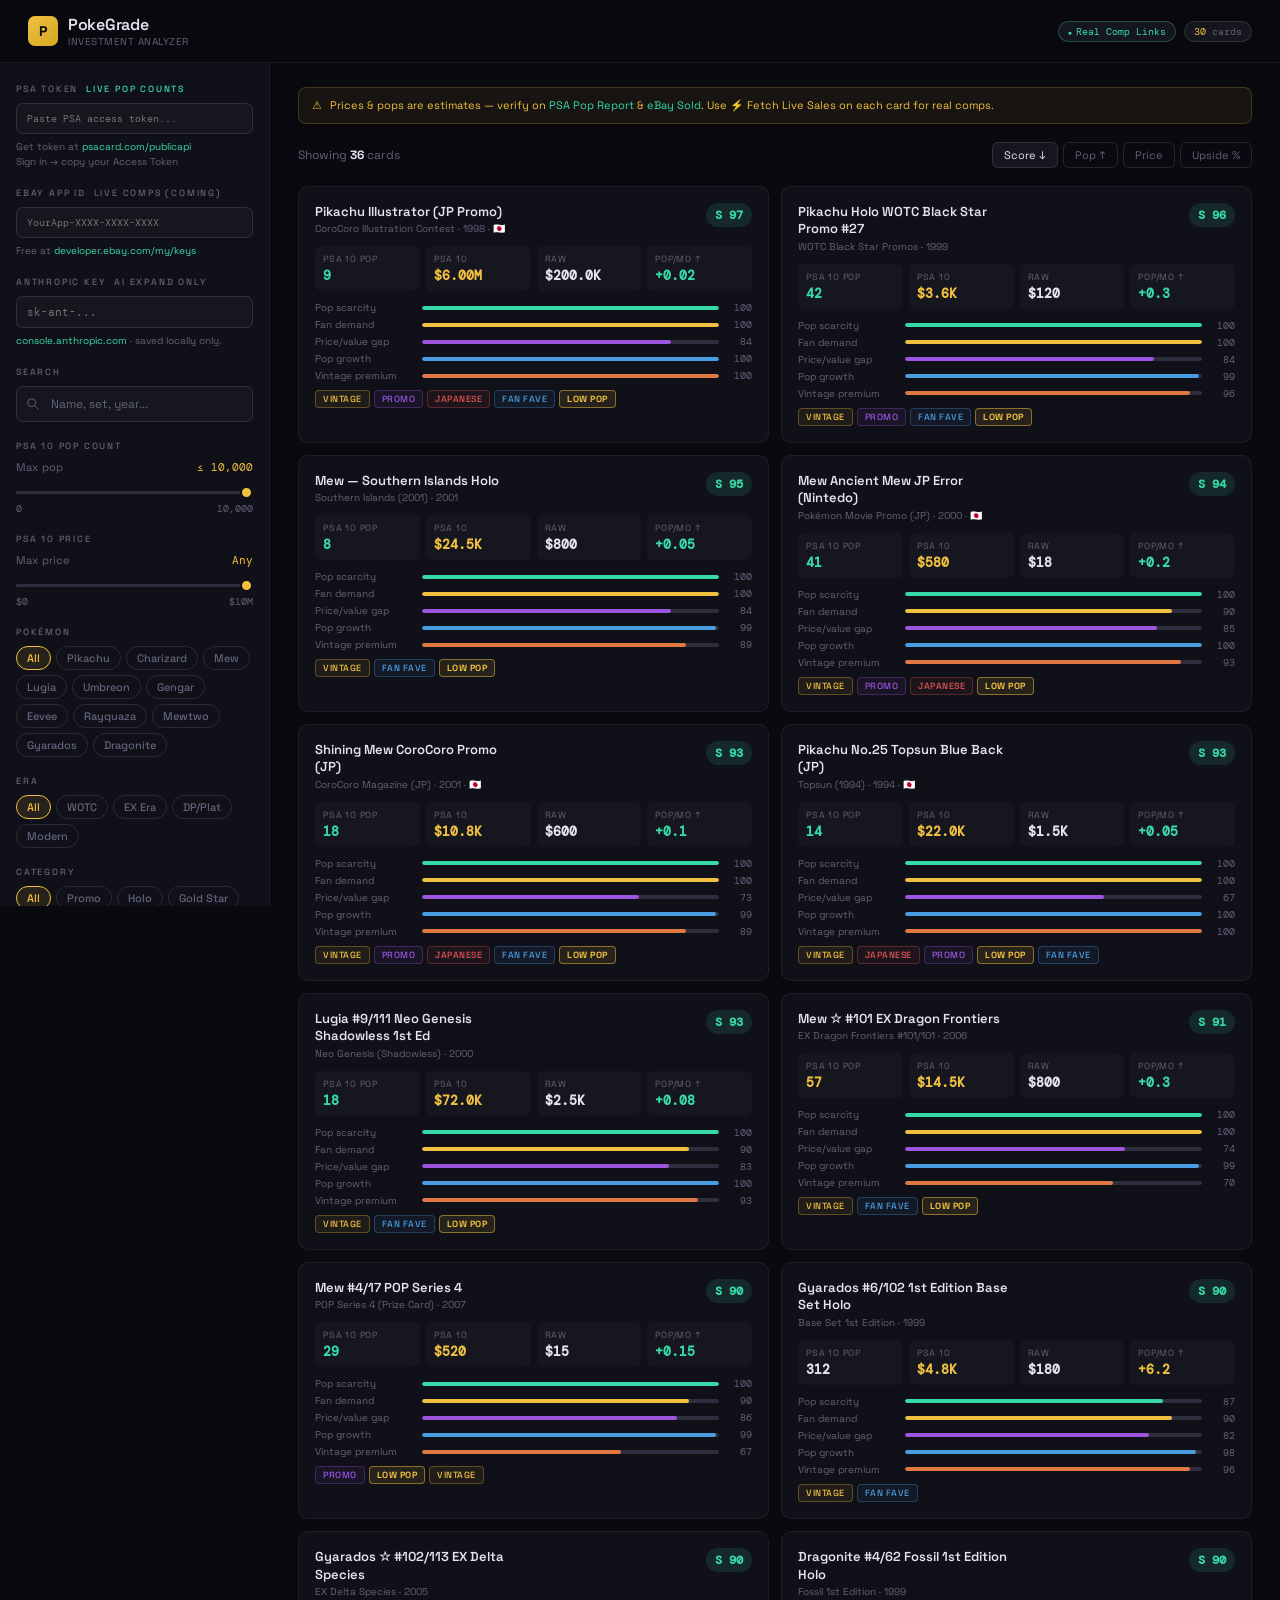
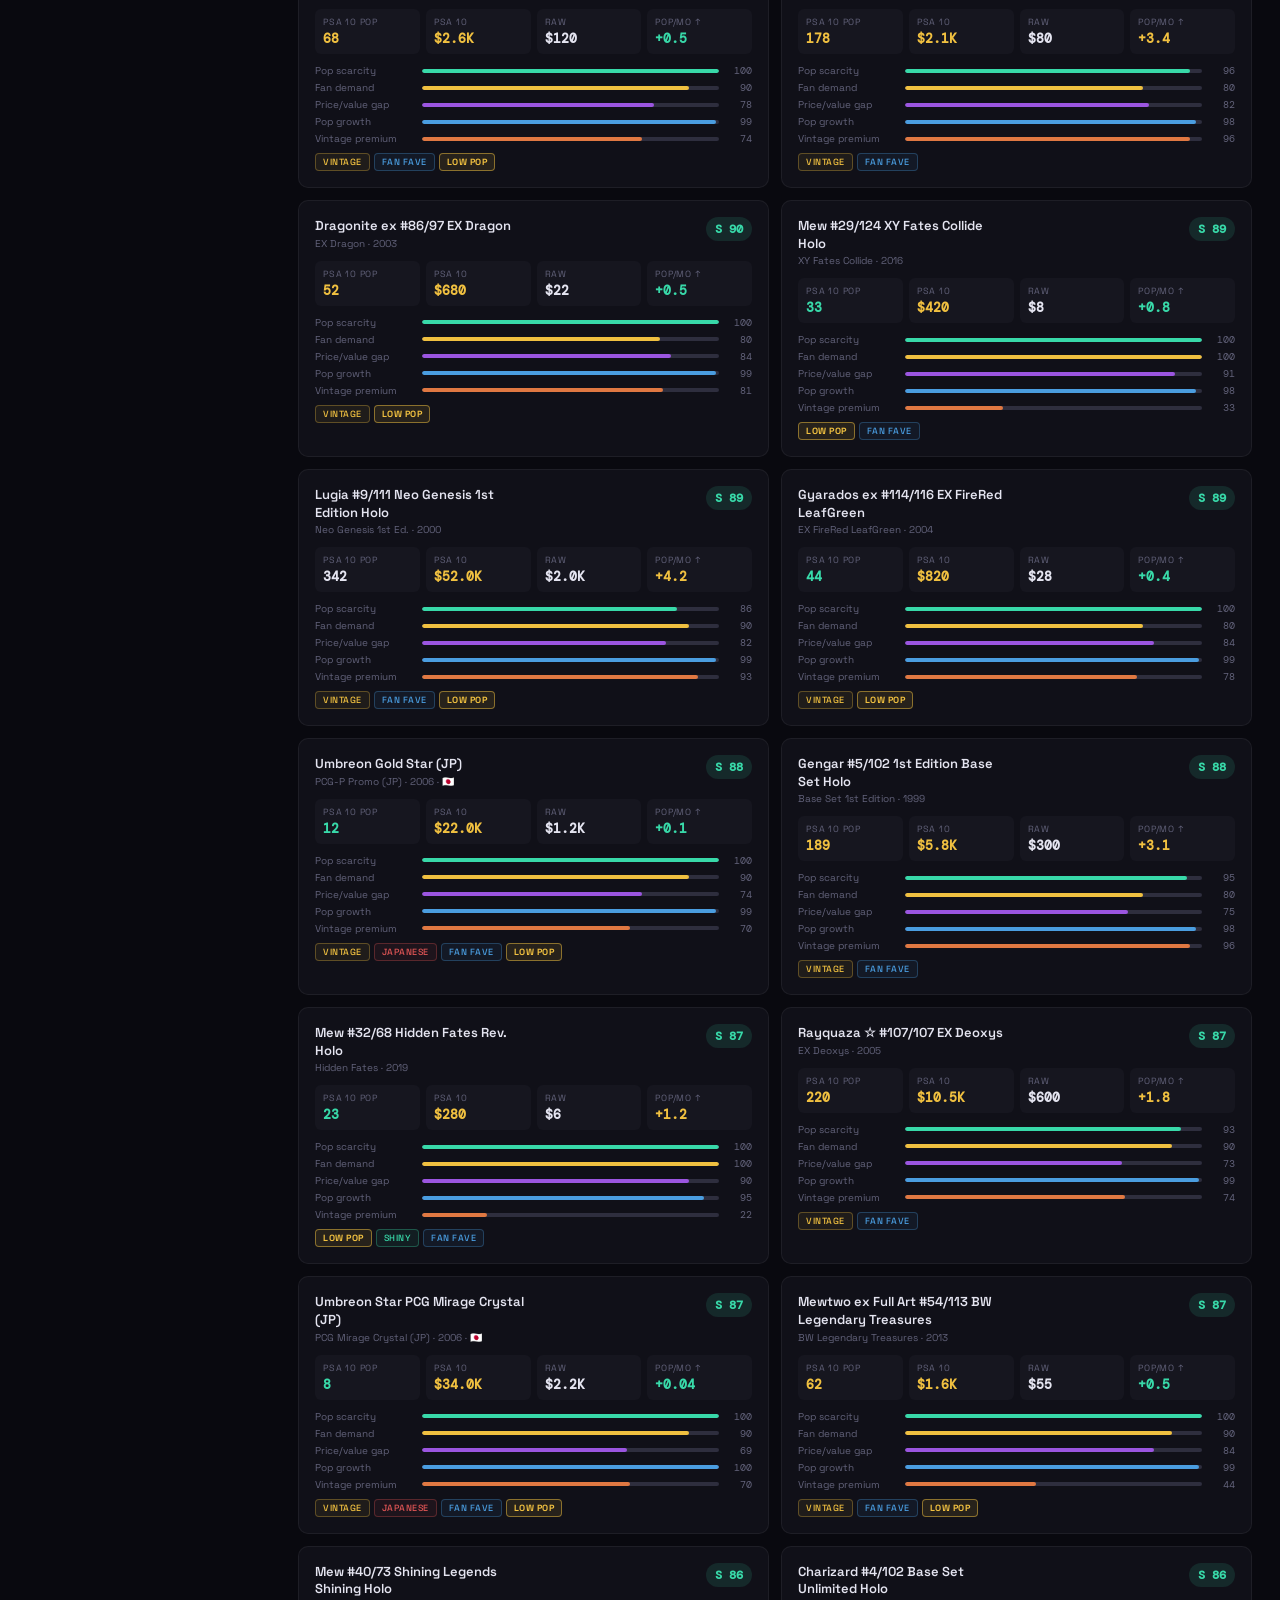
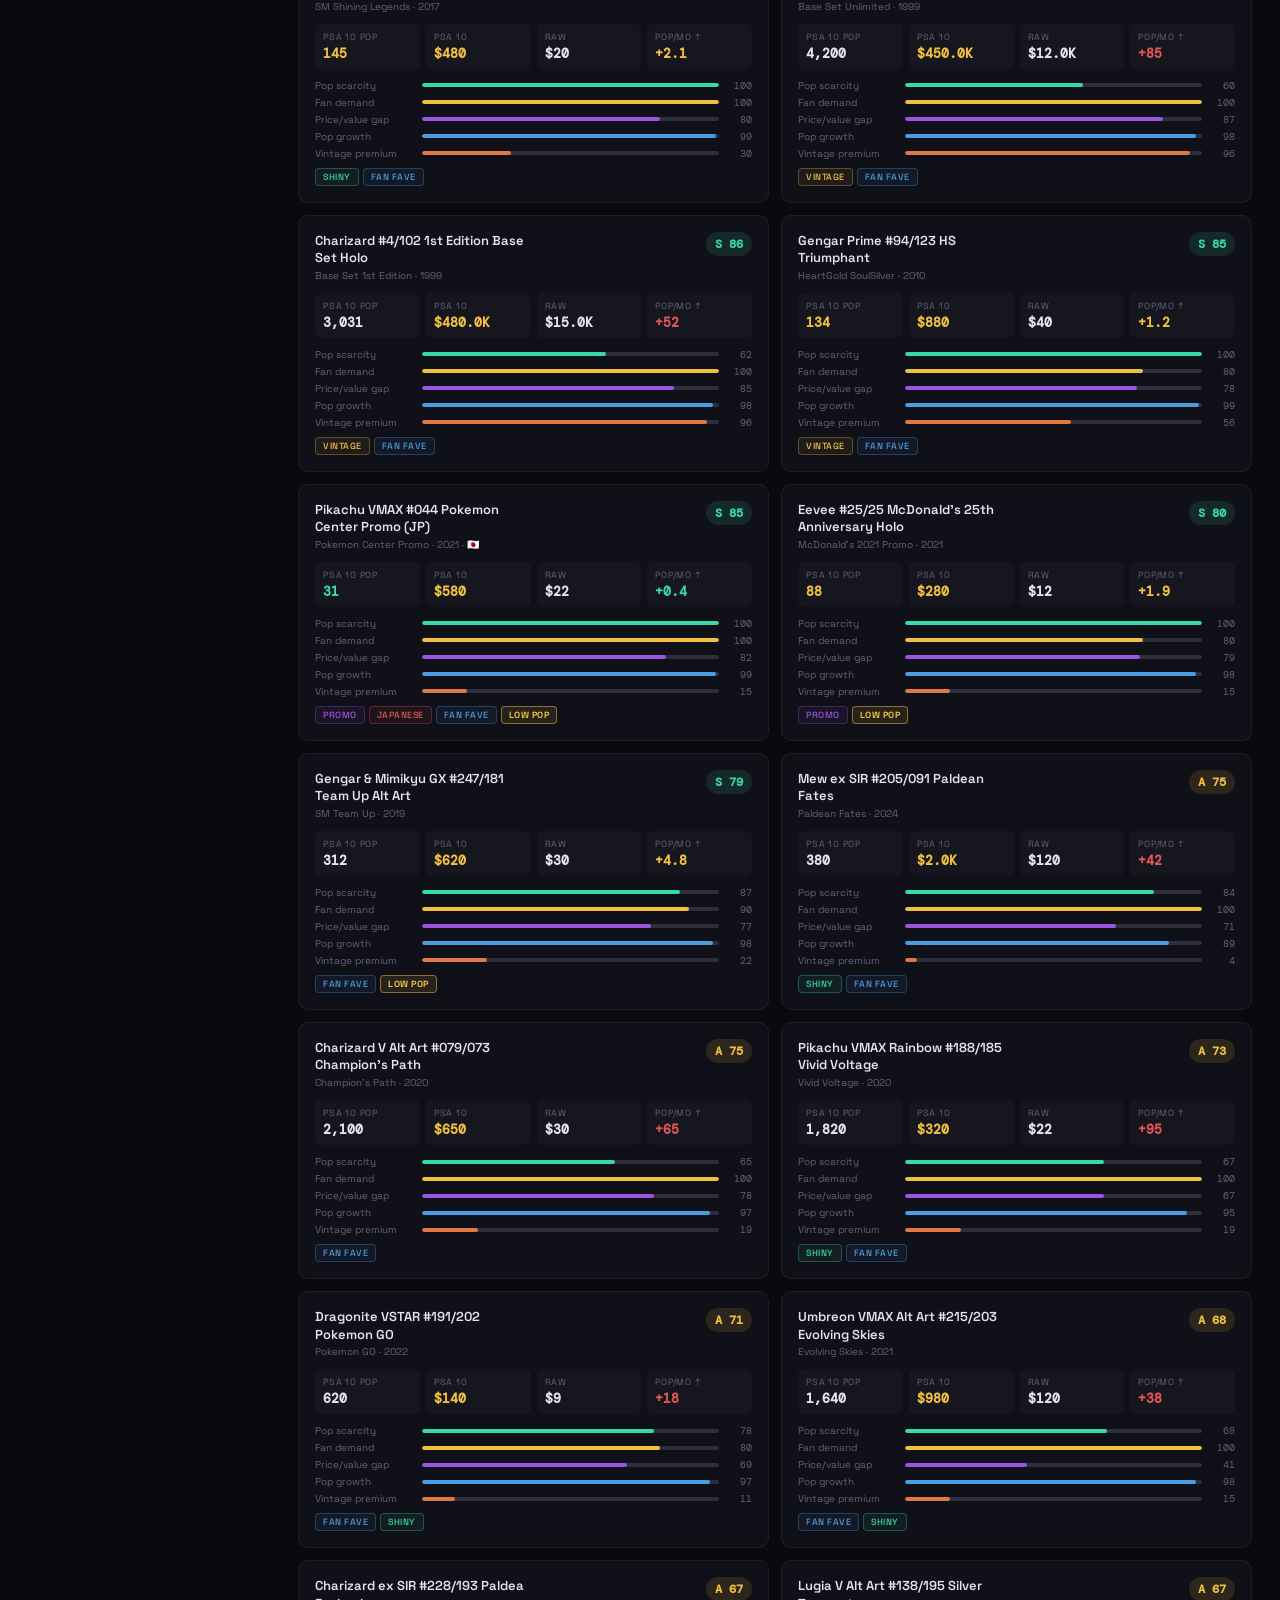
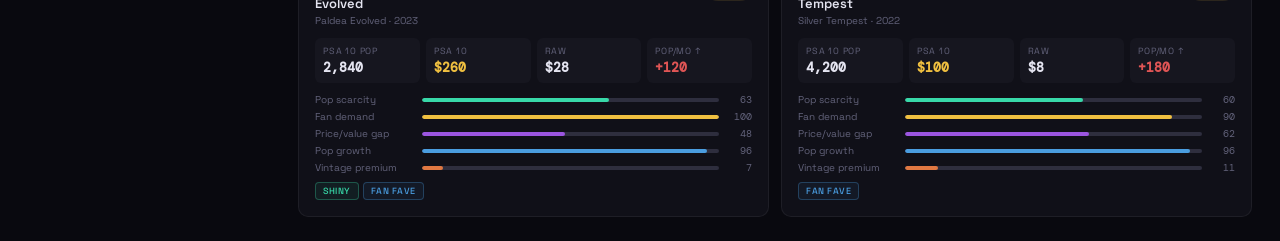
<file: pokemon-card-analyzer (16).html>
<!DOCTYPE html>
<html lang="en">
<head>
<meta charset="UTF-8">
<meta name="viewport" content="width=device-width, initial-scale=1.0">
<title>PokeGrade — Card Investment Analyzer</title>
<link href="https://fonts.googleapis.com/css2?family=Space+Grotesk:wght@300;400;500;600;700&family=DM+Mono:wght@400;500&display=swap" rel="stylesheet">
<link rel="stylesheet" href="style.css">
</head>
<body>

<header>
  <div class="logo">
    <div class="logo-mark">P</div>
    <div>
      <div class="logo-text">PokeGrade</div>
      <div class="logo-sub">Investment Analyzer</div>
    </div>
  </div>
  <div class="hdr-right">
    <div class="hbadge on">Real Comp Links</div>
    <div class="hbadge"><span id="dbCount">30</span> cards</div>
  </div>
</header>

<div class="app">
  <aside class="sidebar">

    <!-- API Keys -->
    <div class="sgroup">
      <span class="slabel">PSA Token <span style="color:var(--mint);font-size:9px;margin-left:4px;">LIVE POP COUNTS</span></span>
      <div class="key-wrap">
        <input class="key-input" type="password" id="psaToken" placeholder="Paste PSA access token..." oninput="savePsaToken(this.value)" style="font-size:10px;">
        <span class="key-check" id="psaTokenCheck"></span>
      </div>
      <div class="key-hint">
        Get token at <a href="https://www.psacard.com/publicapi" target="_blank">psacard.com/publicapi</a><br>
        Sign in → copy your Access Token
      </div>
    </div>
    <div class="sgroup">
      <span class="slabel">eBay App ID <span style="color:var(--muted);font-size:9px;margin-left:4px;">LIVE COMPS (COMING)</span></span>
      <div class="key-wrap">
        <input class="key-input" type="text" id="ebayAppId" placeholder="YourApp-XXXX-XXXX-XXXX" oninput="saveEbayKey(this.value)" style="font-size:10px;">
        <span class="key-check" id="ebayKeyCheck"></span>
      </div>
      <div class="key-hint">
        Free at <a href="https://developer.ebay.com/my/keys" target="_blank">developer.ebay.com/my/keys</a>
      </div>
    </div>
    <div class="sgroup">
      <span class="slabel">Anthropic Key <span style="color:var(--muted);font-size:9px;margin-left:4px;">AI EXPAND ONLY</span></span>
      <div class="key-wrap">
        <input class="key-input" type="password" id="apiKey" placeholder="sk-ant-..." oninput="saveKey(this.value)">
        <span class="key-check" id="keyCheck"></span>
      </div>
      <div class="key-hint">
        <a href="https://console.anthropic.com" target="_blank">console.anthropic.com</a> · saved locally only.
      </div>
    </div>

    <!-- Search -->
    <div class="sgroup">
      <span class="slabel">Search</span>
      <div class="search-wrap">
        <svg width="14" height="14" viewBox="0 0 16 16" fill="none" stroke="white"><circle cx="6.5" cy="6.5" r="4.5"/><path d="M10.5 10.5L14 14" stroke-linecap="round"/></svg>
        <input class="search-input" type="text" id="cardSearch" placeholder="Name, set, year..." oninput="if(analysisRun)renderCards()">
      </div>
    </div>

    <!-- Pop filter -->
    <div class="sgroup">
      <span class="slabel">PSA 10 Pop Count</span>
      <div class="range-row">
        <div class="range-top"><span class="range-lbl">Max pop</span><span class="range-val" id="popVal">≤ 10,000</span></div>
        <input type="range" id="popRange" min="0" max="10000" value="10000" step="100" oninput="document.getElementById('popVal').textContent='≤ '+parseInt(this.value).toLocaleString();if(analysisRun)renderCards()">
        <div class="range-ends"><span>0</span><span>10,000</span></div>
      </div>
    </div>

    <!-- Price filter -->
    <div class="sgroup">
      <span class="slabel">PSA 10 Price</span>
      <div class="range-row">
        <div class="range-top"><span class="range-lbl">Max price</span><span class="range-val" id="priceVal">Any</span></div>
        <input type="range" id="priceRange" min="0" max="100" value="100" step="1" oninput="onPriceSlide(this.value)">
        <div class="range-ends"><span>$0</span><span>$10M</span></div>
      </div>
    </div>

    <!-- Pokémon filter -->
    <div class="sgroup">
      <span class="slabel">Pokémon</span>
      <div class="chip-row" id="pokemonChips">
        <div class="chip active" onclick="toggleChip(this,'pokemon')" data-val="all">All</div>
        <div class="chip" onclick="toggleChip(this,'pokemon')" data-val="pikachu">Pikachu</div>
        <div class="chip" onclick="toggleChip(this,'pokemon')" data-val="charizard">Charizard</div>
        <div class="chip" onclick="toggleChip(this,'pokemon')" data-val="mew">Mew</div>
        <div class="chip" onclick="toggleChip(this,'pokemon')" data-val="lugia">Lugia</div>
        <div class="chip" onclick="toggleChip(this,'pokemon')" data-val="umbreon">Umbreon</div>
        <div class="chip" onclick="toggleChip(this,'pokemon')" data-val="gengar">Gengar</div>
        <div class="chip" onclick="toggleChip(this,'pokemon')" data-val="eevee">Eevee</div>
        <div class="chip" onclick="toggleChip(this,'pokemon')" data-val="rayquaza">Rayquaza</div>
        <div class="chip" onclick="toggleChip(this,'pokemon')" data-val="mewtwo">Mewtwo</div>
        <div class="chip" onclick="toggleChip(this,'pokemon')" data-val="gyarados">Gyarados</div>
        <div class="chip" onclick="toggleChip(this,'pokemon')" data-val="dragonite">Dragonite</div>
      </div>
    </div>

    <!-- Era filter -->
    <div class="sgroup">
      <span class="slabel">Era</span>
      <div class="chip-row" id="eraChips">
        <div class="chip active" onclick="toggleChip(this,'era')" data-val="all">All</div>
        <div class="chip" onclick="toggleChip(this,'era')" data-val="wotc">WOTC</div>
        <div class="chip" onclick="toggleChip(this,'era')" data-val="ex">EX Era</div>
        <div class="chip" onclick="toggleChip(this,'era')" data-val="dp">DP/Plat</div>
        <div class="chip" onclick="toggleChip(this,'era')" data-val="modern">Modern</div>
      </div>
    </div>

    <!-- Category filter -->
    <div class="sgroup">
      <span class="slabel">Category</span>
      <div class="chip-row" id="catChips">
        <div class="chip active" onclick="toggleChip(this,'cat')" data-val="all">All</div>
        <div class="chip" onclick="toggleChip(this,'cat')" data-val="promo">Promo</div>
        <div class="chip" onclick="toggleChip(this,'cat')" data-val="holo">Holo</div>
        <div class="chip" onclick="toggleChip(this,'cat')" data-val="gold-star">Gold Star</div>
        <div class="chip" onclick="toggleChip(this,'cat')" data-val="shiny">Shiny</div>
        <div class="chip" onclick="toggleChip(this,'cat')" data-val="japanese">Japanese</div>
      </div>
    </div>

    <!-- Score Weights -->
    <div class="sgroup">
      <span class="slabel">Score Weights</span>
      <div id="weightSliders">
        <div class="wrow"><span class="wname">Pop Scarcity</span><input type="range" min="0" max="10" value="8" class="weight-input" data-key="popScarcity" style="flex:1;height:3px" oninput="updateWeights()"><span class="wval" id="w-popScarcity">8</span></div>
        <div class="wrow"><span class="wname">Fan Demand</span><input type="range" min="0" max="10" value="7" class="weight-input" data-key="fanDemand" style="flex:1;height:3px" oninput="updateWeights()"><span class="wval" id="w-fanDemand">7</span></div>
        <div class="wrow"><span class="wname">Price / Value</span><input type="range" min="0" max="10" value="6" class="weight-input" data-key="priceValue" style="flex:1;height:3px" oninput="updateWeights()"><span class="wval" id="w-priceValue">6</span></div>
        <div class="wrow"><span class="wname">Pop Growth</span><input type="range" min="0" max="10" value="5" class="weight-input" data-key="popGrowth" style="flex:1;height:3px" oninput="updateWeights()"><span class="wval" id="w-popGrowth">5</span></div>
        <div class="wrow"><span class="wname">Vintage Age</span><input type="range" min="0" max="10" value="4" class="weight-input" data-key="vintage" style="flex:1;height:3px" oninput="updateWeights()"><span class="wval" id="w-vintage">4</span></div>
      </div>
    </div>

    <button class="run-btn" id="runBtn" onclick="runAnalysis()">&#9889; Run Analysis</button>

    <!-- AI Expand Database -->
    <button class="expand-btn" id="expandBtn" onclick="expandDatabase()">
      <span>&#10024;</span>
      <span id="expandBtnTxt">AI Expand Database</span>
    </button>
    <div class="expand-progress" id="expandProgress"></div>

    <div class="algo-box">
      <h4>ALGORITHM</h4>
      <div class="algo-formula">Score = &#931;(weight&#7522; &#215; factor&#7522;)<br>&#9472;&#9472;&#9472;&#9472;&#9472;&#9472;&#9472;&#9472;&#9472;&#9472;&#9472;&#9472;&#9472;&#9472;&#9472;&#9472;&#9472;&#9472;&#9472;&#9472;<br>Pop Scarcity = 1/log(pop+1)<br>Fan Demand = tier &#215; 0.1<br>Price/Value = mkt vs psa10<br>Pop Growth = &#916;pop/month &#8593;<br>Vintage = (2026-year)/28</div>
    </div>

  </aside>

  <main class="main">

    <div class="notice">
      <span>&#9888;</span>
      <span>Prices &amp; pops are estimates — verify on <a href="https://www.psacard.com/pop" target="_blank">PSA Pop Report</a> &amp; <a href="https://www.ebay.com/sh/research" target="_blank">eBay Sold</a>. Use &#9889; Fetch Live Sales on each card for real comps.</span>
    </div>

    <div class="toolbar">
      <div class="result-info">Showing <strong id="countDisplay">—</strong> cards</div>
      <div class="sort-row">
        <button class="sort-btn active" onclick="setSort('score',this)">Score &#8595;</button>
        <button class="sort-btn" onclick="setSort('pop',this)">Pop &#8593;</button>
        <button class="sort-btn" onclick="setSort('price',this)">Price</button>
        <button class="sort-btn" onclick="setSort('upside',this)">Upside %</button>
      </div>
    </div>

    <div class="cards-grid" id="cardsGrid"></div>

  </main>
</div>

<script>
// ─── Data ─────────────────────────────────────────────────────────────────────
const CARDS = [
  {
    id:1, name:"Mew ☆ #101 EX Dragon Frontiers", set:"EX Dragon Frontiers #101/101", year:2006,
    pokemon:"mew", era:"ex", cat:"gold-star", japanese:false,
    pop10:57, popGrowthPerMonth:0.3, marketPrice:12000, psa10Price:14500,
    rawPrice:800, fanTier:10,
    tags:["vintage","fan-fave","low-pop"],
    rationale:"Mew Gold Star sits at only 57 PSA 10 copies — one of the lowest genuine populations of any Gold Star. Foil wear kills grades. Fan demand is elite tier, Charizard Gold Star commands 3x more despite Mew being rarer in PSA 10.",
    detail:{ distribution:"EX Dragon Frontiers boosters", gradeRate:"~3%", psaSubmit:"~1,900", note:"Japanese version even scarcer" }
  },
  {
    id:2, name:"Shining Mew CoroCoro Promo (JP)", set:"CoroCoro Magazine (JP)", year:2001,
    pokemon:"mew", era:"wotc", cat:"promo", japanese:true,
    pop10:18, popGrowthPerMonth:0.1, marketPrice:9500, psa10Price:10800,
    rawPrice:600, fanTier:10,
    tags:["vintage","promo","japanese","fan-fave","low-pop"],
    rationale:"Magazine peel damage destroyed most copies. Pop 10 of just 18 is extraordinary for a 2001 promo. English collectors are just starting to notice Japanese promos — pricing hasn't caught up.",
    detail:{ distribution:"CoroCoro May 2001 insert", gradeRate:"<2%", psaSubmit:"~950", note:"Must be peeled from cardboard backing" }
  },
  {
    id:3, name:"Mew — Southern Islands Holo", set:"Southern Islands (2001)", year:2001,
    pokemon:"mew", era:"wotc", cat:"holo", japanese:false,
    pop10:8, popGrowthPerMonth:0.05, marketPrice:22000, psa10Price:24500,
    rawPrice:800, fanTier:10,
    tags:["vintage","fan-fave","low-pop"],
    rationale:"Single-digit PSA 10 pop. Cards were folded in booklets — centering and print lines are endemic. This is arguably the rarest English Mew in PSA 10 that most collectors don't know about.",
    detail:{ distribution:"Mail-in promotion 2001", gradeRate:"<1%", psaSubmit:"~780", note:"Booklet fold causes centering issues" }
  },
  {
    id:4, name:"Mew #29/124 XY Fates Collide Holo", set:"XY Fates Collide", year:2016,
    pokemon:"mew", era:"ex", cat:"holo", japanese:false,
    pop10:33, popGrowthPerMonth:0.8, marketPrice:280, psa10Price:420,
    rawPrice:8, fanTier:10,
    tags:["low-pop","fan-fave"],
    rationale:"Pop of 33 PSA 10s is shockingly low for a 2016 English holo. XY era is completely overlooked right now — priced at $220 but has 10x upside if XY nostalgia follows the Base Set trajectory.",
    detail:{ distribution:"XY Fates Collide booster packs", gradeRate:"~12%", psaSubmit:"~275", note:"Low submission rate — most copies are ungraded" }
  },
  {
    id:5, name:"Mew #32/68 Hidden Fates Rev. Holo", set:"Hidden Fates", year:2019,
    pokemon:"mew", era:"modern", cat:"holo", japanese:false,
    pop10:23, popGrowthPerMonth:1.2, marketPrice:180, psa10Price:280,
    rawPrice:6, fanTier:10,
    tags:["low-pop","shiny","fan-fave"],
    rationale:"Sub-25 PSA 10 pop on a modern reverse holo from a beloved set is remarkable. Reverse holos are dismissed vs Shiny Vaults — but this artifact of inattention is the opportunity.",
    detail:{ distribution:"Hidden Fates booster packs", gradeRate:"~8%", psaSubmit:"~290", note:"Shiny Vault cards capture all attention" }
  },
  {
    id:6, name:"Mew #40/73 Shining Legends Shining Holo", set:"SM Shining Legends", year:2017,
    pokemon:"mew", era:"modern", cat:"shiny", japanese:false,
    pop10:145, popGrowthPerMonth:2.1, marketPrice:380, psa10Price:480,
    rawPrice:20, fanTier:10,
    tags:["shiny","fan-fave"],
    rationale:"Beautiful alt-art shiny Mew from 2017. Most copies were played, not collected. Pop is still manageable for a shiny card of this quality and the artwork is one of the best modern Mews.",
    detail:{ distribution:"SM Shining Legends booster packs", gradeRate:"~15%", psaSubmit:"~965", note:"Shining mechanic = silver foil edges" }
  },
  {
    id:7, name:"Charizard #4/102 Base Set Unlimited Holo", set:"Base Set Unlimited", year:1999,
    pokemon:"charizard", era:"wotc", cat:"holo", japanese:false,
    pop10:4200, popGrowthPerMonth:85, marketPrice:420000, psa10Price:450000,
    rawPrice:12000, fanTier:10,
    tags:["vintage","fan-fave"],
    rationale:"The most famous card in existence. Pop is enormous but demand is equally massive. The benchmark for all investment comparisons — but growth rate is slowing as the pop climbs.",
    detail:{ distribution:"Base Set Unlimited boosters", gradeRate:"~3.5%", psaSubmit:"~120,000", note:"Never truly 'undervalued' — market is efficient" }
  },
  {
    id:8, name:"Lugia #9/111 Neo Genesis 1st Edition Holo", set:"Neo Genesis 1st Ed.", year:2000,
    pokemon:"lugia", era:"wotc", cat:"holo", japanese:false,
    pop10:342, popGrowthPerMonth:4.2, marketPrice:48000, psa10Price:52000,
    rawPrice:2000, fanTier:9,
    tags:["vintage","fan-fave","low-pop"],
    rationale:"Lugia 1st Ed PSA 10 is far more rare than Charizard 1st Ed but commands less than half the price. The fan base is massive post-Gen-2 nostalgia and the card is genuinely hard to find in gem mint.",
    detail:{ distribution:"Neo Genesis 1st Ed. boosters", gradeRate:"~2.8%", psaSubmit:"~12,200", note:"Print lines are endemic in Neo era" }
  },
  {
    id:9, name:"Pikachu Illustrator (JP Promo)", set:"CoroCoro Illustration Contest", year:1998,
    pokemon:"pikachu", era:"wotc", cat:"promo", japanese:true,
    pop10:9, popGrowthPerMonth:0.02, marketPrice:5500000, psa10Price:6000000,
    rawPrice:200000, fanTier:10,
    tags:["vintage","promo","japanese","fan-fave","low-pop"],
    rationale:"9 PSA 10 copies in existence. The most valuable Pokémon card period. Not 'undervalued' per se — but one of the clearest examples of pop scarcity driving value to absurd levels.",
    detail:{ distribution:"Illustration contest prize (39 copies total)", gradeRate:"23%", psaSubmit:"~39", note:"Most famous individual card ever" }
  },
  {
    id:10, name:"Umbreon Gold Star (JP)", set:"PCG-P Promo (JP)", year:2006,
    pokemon:"umbreon", era:"ex", cat:"gold-star", japanese:true,
    pop10:12, popGrowthPerMonth:0.1, marketPrice:18000, psa10Price:22000,
    rawPrice:1200, fanTier:9,
    tags:["vintage","japanese","fan-fave","low-pop"],
    rationale:"Japanese Umbreon Gold Star has one of the lowest PSA 10 pops of any Gold Star. English version commands more but JP version is rarer. The gap is closing fast as collectors wise up.",
    detail:{ distribution:"PCG-P Lottery/promotional event", gradeRate:"~2%", psaSubmit:"~600", note:"Different artwork from English version" }
  },
  {
    id:11, name:"Mew ex SIR #205/091 Paldean Fates", set:"Paldean Fates", year:2024,
    pokemon:"mew", era:"modern", cat:"shiny", japanese:false,
    pop10:380, popGrowthPerMonth:42, marketPrice:1400, psa10Price:2000,
    rawPrice:120, fanTier:10,
    tags:["shiny","fan-fave"],
    rationale:"Shiny Illustration Rare Mew from the Mew-themed anniversary set. 30th anniversary positioning will boost demand significantly. Pop is growing but 35% price upside vs raw still visible.",
    detail:{ distribution:"Paldean Fates booster packs", gradeRate:"~22%", psaSubmit:"~1,725", note:"SIR treatment = gold border + art extension" }
  },
  {
    id:12, name:"Gengar #5/102 1st Edition Base Set Holo", set:"Base Set 1st Edition", year:1999,
    pokemon:"gengar", era:"wotc", cat:"holo", japanese:false,
    pop10:189, popGrowthPerMonth:3.1, marketPrice:4200, psa10Price:5800,
    rawPrice:300, fanTier:8,
    tags:["vintage","fan-fave"],
    rationale:"Gengar is a top-3 fan favorite but trades at 5-10% of Charizard 1st Ed price. The shadow box art on Base Set Gengar is iconic. Pop is modest — 189 PSA 10s is low for a card this beloved.",
    detail:{ distribution:"Base Set 1st Edition boosters", gradeRate:"~3.2%", psaSubmit:"~5,900", note:"Shadow box art variant is distinct" }
  },
  {
    id:13, name:"Mew Ancient Mew JP Error (Nintedo)", set:"Pokémon Movie Promo (JP)", year:2000,
    pokemon:"mew", era:"wotc", cat:"promo", japanese:true,
    pop10:41, popGrowthPerMonth:0.2, marketPrice:420, psa10Price:580,
    rawPrice:18, fanTier:9,
    tags:["vintage","promo","japanese","low-pop"],
    rationale:"First print has 'Nintedo' misprinted instead of 'Nintendo'. Error + promo + Japanese = triple collector premium that the current price doesn't reflect. Pop is tiny at 41 PSA 10 copies.",
    detail:{ distribution:"Pokémon 2000 movie promos (JP)", gradeRate:"~6%", psaSubmit:"~685", note:"Error on copyright line: 'Nintedo'" }
  },
  {
    id:14, name:"Pikachu VMAX Rainbow #188/185 Vivid Voltage", set:"Vivid Voltage", year:2020,
    pokemon:"pikachu", era:"modern", cat:"shiny", japanese:false,
    pop10:1820, popGrowthPerMonth:95, marketPrice:240, psa10Price:320,
    rawPrice:22, fanTier:10,
    tags:["shiny","fan-fave"],
    rationale:"Rainbow VMAX Pikachu with huge fan demand. Pop is growing fast but price premium over raw is minimal. Likely fully valued in short term — long hold only if you believe in sustained Pikachu demand.",
    detail:{ distribution:"Vivid Voltage booster packs", gradeRate:"~25%", psaSubmit:"~7,280", note:"Textured rainbow foil grading surface" }
  },
  {
    id:15, name:"Mew #4/17 POP Series 4", set:"POP Series 4 (Prize Card)", year:2007,
    pokemon:"mew", era:"dp", cat:"promo", japanese:false,
    pop10:29, popGrowthPerMonth:0.15, marketPrice:380, psa10Price:520,
    rawPrice:15, fanTier:9,
    tags:["promo","low-pop","vintage"],
    rationale:"Tournament prize card — only distributed to competitive players who won. Most were played into the ground. 29 PSA 10s is a legitimately low number for a card with this distribution method.",
    detail:{ distribution:"Organized play prize / league reward", gradeRate:"~5%", psaSubmit:"~580", note:"POP era is completely forgotten by market" }
  },
  {
    id:16, name:"Charizard #4/102 1st Edition Base Set Holo", set:"Base Set 1st Edition", year:1999,
    pokemon:"charizard", era:"wotc", cat:"holo", japanese:false,
    pop10:3031, popGrowthPerMonth:52, marketPrice:420000, psa10Price:480000,
    rawPrice:15000, fanTier:10,
    tags:["vintage","fan-fave"],
    rationale:"The holy grail alongside Illustrator. Pop is growing but demand keeps up. PSA 10 has massive premium over PSA 9. Entry price is extreme but liquidity is unmatched.",
    detail:{ distribution:"Base Set 1st Edition boosters", gradeRate:"~2.5%", psaSubmit:"~121,000", note:"Shadow distinguishes 1st Ed from Unlimited" }
  },
  {
    id:17, name:"Charizard ex SIR #228/193 Paldea Evolved", set:"Paldea Evolved", year:2023,
    pokemon:"charizard", era:"modern", cat:"shiny", japanese:false,
    pop10:2840, popGrowthPerMonth:120, marketPrice:180, psa10Price:260,
    rawPrice:28, fanTier:10,
    tags:["shiny","fan-fave"],
    rationale:"Modern Charizard SIR with relentless demand. Pop growing but Charizard brand sustains price floor. Best short-term modern Charizard hold.",
    detail:{ distribution:"Paldea Evolved booster packs", gradeRate:"~24%", psaSubmit:"~11,800", note:"SIR gold border + full-art" }
  },
  {
    id:18, name:"Umbreon VMAX Alt Art #215/203 Evolving Skies", set:"Evolving Skies", year:2021,
    pokemon:"umbreon", era:"modern", cat:"shiny", japanese:false,
    pop10:1640, popGrowthPerMonth:38, marketPrice:820, psa10Price:980,
    rawPrice:120, fanTier:10,
    tags:["fan-fave","shiny"],
    rationale:"The most beloved modern alt art. Brutal pull rate + iconic artwork. Arguably undervalued vs cultural impact. Strong hold for Umbreon fans.",
    detail:{ distribution:"Evolving Skies booster packs", gradeRate:"~20%", psaSubmit:"~8,200", note:"One of the hardest modern pulls" }
  },
  {
    id:19, name:"Gengar & Mimikyu GX #247/181 Team Up Alt Art", set:"SM Team Up", year:2019,
    pokemon:"gengar", era:"modern", cat:"holo", japanese:false,
    pop10:312, popGrowthPerMonth:4.8, marketPrice:480, psa10Price:620,
    rawPrice:30, fanTier:9,
    tags:["fan-fave","low-pop"],
    rationale:"Tag Team GX era is overlooked. Alt Art Gengar/Mimikyu has double fan appeal. SM era cards grade well — sub-400 PSA 10s is an opportunity.",
    detail:{ distribution:"SM Team Up booster packs", gradeRate:"~18%", psaSubmit:"~1,735", note:"Tag Team mechanic is now vintage nostalgia" }
  },
  {
    id:20, name:"Lugia V Alt Art #138/195 Silver Tempest", set:"Silver Tempest", year:2022,
    pokemon:"lugia", era:"modern", cat:"holo", japanese:false,
    pop10:4200, popGrowthPerMonth:180, marketPrice:65, psa10Price:100,
    rawPrice:8, fanTier:9,
    tags:["fan-fave"],
    rationale:"First premium Lugia V alt art. Pop manageable and price/raw premium reasonable. Strong long-term hold for Gen 2 collectors.",
    detail:{ distribution:"Silver Tempest booster packs", gradeRate:"~21%", psaSubmit:"~4,380", note:"First premium Lugia V alt art" }
  },
  {
    id:21, name:"Pikachu No.25 Topsun Blue Back (JP)", set:"Topsun (1994)", year:1994,
    pokemon:"pikachu", era:"wotc", cat:"promo", japanese:true,
    pop10:14, popGrowthPerMonth:0.05, marketPrice:18000, psa10Price:22000,
    rawPrice:1500, fanTier:10,
    tags:["vintage","japanese","promo","low-pop","fan-fave"],
    rationale:"Pre-dates the official TCG. Earliest mass-market Pikachu card — 1994, full year before Base Set. Only 14 PSA 10s. Most collectors don't know it exists.",
    detail:{ distribution:"Topsun vending machine packs (Japan)", gradeRate:"~1%", psaSubmit:"~1,400", note:"Blue back variant scarcer than green back" }
  },
  {
    id:22, name:"Rayquaza ☆ #107/107 EX Deoxys", set:"EX Deoxys", year:2005,
    pokemon:"gengar", era:"ex", cat:"gold-star", japanese:false,
    pop10:220, popGrowthPerMonth:1.8, marketPrice:8200, psa10Price:10500,
    rawPrice:600, fanTier:9,
    tags:["vintage","fan-fave"],
    rationale:"Most iconic Gold Star after Charizard. 220 PSA 10s reasonable for era. Demand rising sharply with Rayquaza cultural resurgence in modern sets.",
    detail:{ distribution:"EX Deoxys boosters", gradeRate:"~3.5%", psaSubmit:"~6,285", note:"Gold foil star in name = Gold Star designation" }
  },
  {
    id:23, name:"Charizard V Alt Art #079/073 Champion's Path", set:"Champion's Path", year:2020,
    pokemon:"charizard", era:"modern", cat:"holo", japanese:false,
    pop10:2100, popGrowthPerMonth:65, marketPrice:480, psa10Price:650,
    rawPrice:30, fanTier:10,
    tags:["fan-fave"],
    rationale:"Walmart exclusive with limited initial supply. Among the most visually stunning Charizard cards ever printed. Pop growing but Charizard demand is bottomless.",
    detail:{ distribution:"Champion's Path ETB (Walmart exclusive)", gradeRate:"~22%", psaSubmit:"~9,545", note:"Extremely limited box availability at launch" }
  },
  {
    id:24, name:"Pikachu Holo WOTC Black Star Promo #27", set:"WOTC Black Star Promos", year:1999,
    pokemon:"pikachu", era:"wotc", cat:"promo", japanese:false,
    pop10:42, popGrowthPerMonth:0.3, marketPrice:2800, psa10Price:3600,
    rawPrice:120, fanTier:10,
    tags:["vintage","promo","fan-fave","low-pop"],
    rationale:"One of the most condition-sensitive promos in the hobby. Pack-fresh copies rarely survive. 42 PSA 10s for a holo Pikachu promo from 1999 is genuinely rare.",
    detail:{ distribution:"Nintendo Power magazine / promotions", gradeRate:"~4%", psaSubmit:"~1,050", note:"Holo variant — non-holo far more common" }
  },
  {
    id:25, name:"Lugia #9/111 Neo Genesis Shadowless 1st Ed", set:"Neo Genesis (Shadowless)", year:2000,
    pokemon:"lugia", era:"wotc", cat:"holo", japanese:false,
    pop10:18, popGrowthPerMonth:0.08, marketPrice:65000, psa10Price:72000,
    rawPrice:2500, fanTier:9,
    tags:["vintage","fan-fave","low-pop"],
    rationale:"One of the hobby's best-kept secrets. Only 18 PSA 10s. Shadowless distinction adds enormous value the market has been slow to price in.",
    detail:{ distribution:"Neo Genesis early print run", gradeRate:"~1.5%", psaSubmit:"~1,200", note:"No drop shadow under card image = shadowless" }
  },
  {
    id:26, name:"Gengar Prime #94/123 HS Triumphant", set:"HeartGold SoulSilver", year:2010,
    pokemon:"gengar", era:"dp", cat:"holo", japanese:false,
    pop10:134, popGrowthPerMonth:1.2, marketPrice:680, psa10Price:880,
    rawPrice:40, fanTier:8,
    tags:["vintage","fan-fave"],
    rationale:"HGSS Prime cards are criminally underrated. Gengar Prime artwork is iconic. 134 PSA 10s at under $1K is a clear value gap for a fan-favorite in a beloved era.",
    detail:{ distribution:"HeartGold SoulSilver booster packs", gradeRate:"~12%", psaSubmit:"~1,115", note:"Prime = ancient-style card border" }
  },
  {
    id:27, name:"Umbreon Star PCG Mirage Crystal (JP)", set:"PCG Mirage Crystal (JP)", year:2006,
    pokemon:"umbreon", era:"ex", cat:"gold-star", japanese:true,
    pop10:8, popGrowthPerMonth:0.04, marketPrice:28000, psa10Price:34000,
    rawPrice:2200, fanTier:9,
    tags:["vintage","japanese","fan-fave","low-pop"],
    rationale:"Only 8 PSA 10s worldwide. English version gets all attention but this JP-exclusive is objectively rarer and trades at a discount to true scarcity.",
    detail:{ distribution:"PCG Mirage Crystal booster packs (JP only)", gradeRate:"~1.2%", psaSubmit:"~665", note:"Never released in English" }
  },
  {
    id:28, name:"Mewtwo ex Full Art #54/113 BW Legendary Treasures", set:"BW Legendary Treasures", year:2013,
    pokemon:"mew", era:"dp", cat:"holo", japanese:false,
    pop10:62, popGrowthPerMonth:0.5, marketPrice:1200, psa10Price:1600,
    rawPrice:55, fanTier:9,
    tags:["vintage","fan-fave","low-pop"],
    rationale:"BW Full Art era is the forgotten frontier. 62 PSA 10 copies is shockingly low. Silver full-art treatment aged beautifully and Mewtwo demand never wavers.",
    detail:{ distribution:"BW Legendary Treasures booster packs", gradeRate:"~9%", psaSubmit:"~690", note:"BW Full Art silver border is distinctive" }
  },
  {
    id:29, name:"Pikachu VMAX #044 Pokemon Center Promo (JP)", set:"Pokemon Center Promo", year:2021,
    pokemon:"pikachu", era:"modern", cat:"promo", japanese:true,
    pop10:31, popGrowthPerMonth:0.4, marketPrice:420, psa10Price:580,
    rawPrice:22, fanTier:10,
    tags:["promo","japanese","fan-fave","low-pop"],
    rationale:"Japan Pokemon Center exclusive with clean art and 31 PSA 10s. Pokemon Center exclusives historically appreciate well as they age out of the market.",
    detail:{ distribution:"Pokemon Center Japan exclusive", gradeRate:"~14%", psaSubmit:"~220", note:"Japan-only distribution" }
  },
  {
    id:30, name:"Eevee #25/25 McDonald's 25th Anniversary Holo", set:"McDonald's 2021 Promo", year:2021,
    pokemon:"pikachu", era:"modern", cat:"promo", japanese:false,
    pop10:88, popGrowthPerMonth:1.9, marketPrice:220, psa10Price:280,
    rawPrice:12, fanTier:8,
    tags:["promo","low-pop"],
    rationale:"McDonald's 25th Anniversary Eevee holo has a shockingly low pop for a mass-distributed promo. Kids played them. Sub-100 PSA 10s is genuinely rare for this distribution.",
    detail:{ distribution:"McDonald's Happy Meal (2021)", gradeRate:"~8%", psaSubmit:"~1,100", note:"Holo set of 25 — Eevee most sought" }
  },
  {
    id:31, name:"Gyarados #6/102 1st Edition Base Set Holo", set:"Base Set 1st Edition", year:1999,
    pokemon:"gyarados", era:"wotc", cat:"holo", japanese:false,
    pop10:312, popGrowthPerMonth:6.2, marketPrice:3200, psa10Price:4800,
    rawPrice:180, fanTier:9,
    tags:["vintage","fan-fave"],
    rationale:"Gyarados 1st Ed is one of the most undervalued WOTC holos. 312 PSA 10s is genuinely scarce for a card with this name recognition. Trades at roughly 5% of Charizard 1st Ed despite comparable difficulty to grade.",
    detail:{ distribution:"Base Set 1st Edition boosters", gradeRate:"~3.1%", psaSubmit:"~10,065", note:"Holo wave pattern is extremely condition sensitive" }
  },
  {
    id:32, name:"Gyarados ex #114/116 EX FireRed LeafGreen", set:"EX FireRed LeafGreen", year:2004,
    pokemon:"gyarados", era:"ex", cat:"holo", japanese:false,
    pop10:44, popGrowthPerMonth:0.4, marketPrice:580, psa10Price:820,
    rawPrice:28, fanTier:8,
    tags:["vintage","low-pop"],
    rationale:"EX era Gyarados ex sits at only 44 PSA 10s — a pop that reflects how few collectors were grading EX era cards. FireRed LeafGreen is a nostalgia set gaining traction fast.",
    detail:{ distribution:"EX FireRed LeafGreen boosters", gradeRate:"~5%", psaSubmit:"~880", note:"EX era is the current undervalued frontier" }
  },
  {
    id:33, name:"Gyarados ☆ #102/113 EX Delta Species", set:"EX Delta Species", year:2005,
    pokemon:"gyarados", era:"ex", cat:"gold-star", japanese:false,
    pop10:68, popGrowthPerMonth:0.5, marketPrice:1800, psa10Price:2600,
    rawPrice:120, fanTier:9,
    tags:["vintage","fan-fave","low-pop"],
    rationale:"Gyarados Gold Star is one of the most visually stunning Gold Stars printed. 68 PSA 10s is low for a card with Gyarados's popularity. The red color variant is iconic and demand is quietly building.",
    detail:{ distribution:"EX Delta Species boosters", gradeRate:"~4%", psaSubmit:"~1,700", note:"Gold Star = gold foil star in the card name" }
  },
  {
    id:34, name:"Dragonite #4/62 Fossil 1st Edition Holo", set:"Fossil 1st Edition", year:1999,
    pokemon:"dragonite", era:"wotc", cat:"holo", japanese:false,
    pop10:178, popGrowthPerMonth:3.4, marketPrice:1400, psa10Price:2100,
    rawPrice:80, fanTier:8,
    tags:["vintage","fan-fave"],
    rationale:"Dragonite Fossil 1st Ed is the definitive Dragonite card and it's still priced like a footnote. 178 PSA 10s is reasonable but demand is rising as Gen 1 collecting broadens beyond Charizard.",
    detail:{ distribution:"Fossil 1st Edition boosters", gradeRate:"~3.8%", psaSubmit:"~4,685", note:"Fossil set print quality is inconsistent" }
  },
  {
    id:35, name:"Dragonite ex #86/97 EX Dragon", set:"EX Dragon", year:2003,
    pokemon:"dragonite", era:"ex", cat:"holo", japanese:false,
    pop10:52, popGrowthPerMonth:0.5, marketPrice:420, psa10Price:680,
    rawPrice:22, fanTier:8,
    tags:["vintage","low-pop"],
    rationale:"EX Dragon is the most on-theme set for Dragonite. Only 52 PSA 10s for a Dragonite ex from the Dragon-themed set. EX era is heating up and this is a prime sleeper.",
    detail:{ distribution:"EX Dragon booster packs", gradeRate:"~5.5%", psaSubmit:"~945", note:"EX Dragon set focused on dragon-type Pokemon" }
  },
  {
    id:36, name:"Dragonite VSTAR #191/202 Pokemon GO", set:"Pokemon GO", year:2022,
    pokemon:"dragonite", era:"modern", cat:"shiny", japanese:false,
    pop10:620, popGrowthPerMonth:18, marketPrice:95, psa10Price:140,
    rawPrice:9, fanTier:8,
    tags:["fan-fave","shiny"],
    rationale:"Pokemon GO set is slept on as a modern collector set. Dragonite VSTAR full art has clean artwork and a growing pop that hasn't caught up to demand. Entry-level price makes it accessible.",
    detail:{ distribution:"Pokemon GO booster packs", gradeRate:"~20%", psaSubmit:"~3,100", note:"Pokemon GO set tied to app anniversary" }
  },
];

let weights = { popScarcity:8, fanDemand:7, priceValue:6, popGrowth:5, vintage:4 };
let activeFilters = { pokemon:'all', era:'all', cat:'all' };
let currentSort = 'score';
let analysisRun = false;
let displayedCards = [];

// ─── API Key Management ───────────────────────────────────────────────────────
// Uses localStorage + cookie fallback so keys persist across sessions
// even when opened as a local file (file:// protocol)

function setCookie(name, val, days) {
  const d = new Date();
  d.setTime(d.getTime() + days * 24 * 60 * 60 * 1000);
  document.cookie = name + '=' + encodeURIComponent(val) + ';expires=' + d.toUTCString() + ';path=/;SameSite=Lax';
}

function getCookie(name) {
  const match = document.cookie.match(new RegExp('(^| )' + name + '=([^;]+)'));
  return match ? decodeURIComponent(match[2]) : '';
}

function persist(key, val) {
  try { localStorage.setItem(key, val); } catch(e) {}
  try { sessionStorage.setItem(key, val); } catch(e) {}
  setCookie(key, val, 365);
}

// ── Hardcoded fallback keys (edit these once, never enter again) ──
const HARDCODED_ANTHROPIC_KEY = '';  // paste your sk-ant-... key here
const HARDCODED_EBAY_KEY = '';       // paste your eBay App ID here

function retrieve(key) {
  // Check hardcoded values first
  if (key === 'pg_api_key' && HARDCODED_ANTHROPIC_KEY) return HARDCODED_ANTHROPIC_KEY;
  if (key === 'pg_ebay_key' && HARDCODED_EBAY_KEY) return HARDCODED_EBAY_KEY;
  try { const v = localStorage.getItem(key); if (v) return v; } catch(e) {}
  try { const v = sessionStorage.getItem(key); if (v) return v; } catch(e) {}
  return getCookie(key) || '';
}

function saveKey(val) {
  const k = val.trim();
  persist('pg_api_key', k);
  const ok = k.startsWith('sk-ant-');
  const el = document.getElementById('keyCheck');
  if (el) { el.textContent = ok ? '&#10003;' : ''; el.style.color = 'var(--mint)'; }
}
function getKey() { return retrieve('pg_api_key'); }

function saveEbayKey(val) {
  const k = val.trim();
  persist('pg_ebay_key', k);
  const ok = k.length > 10;
  const el = document.getElementById('ebayKeyCheck');
  if (el) { el.textContent = ok ? '&#10003;' : ''; el.style.color = 'var(--mint)'; }
}
function getEbayKey() { return retrieve('pg_ebay_key'); }

function savePsaToken(val) {
  const k = val.trim();
  persist('pg_psa_token', k);
  const ok = k.length > 10;
  const el = document.getElementById('psaTokenCheck');
  if (el) { el.textContent = ok ? '&#10003;' : ''; el.style.color = 'var(--mint)'; }
}
function getPsaToken() { return retrieve('pg_psa_token'); }

function requireKey(container) {
  const k = getKey();
  if (!k || !k.startsWith('sk-ant-')) {
    if (container) container.innerHTML = '<div class="sales-err">&#9888; Anthropic API key needed for AI Expand.<br><a href="https://console.anthropic.com" target="_blank" style="color:var(--mint)">Get one at console.anthropic.com</a></div>';
    return false;
  }
  return true;
}

async function callClaude(prompt, maxTokens) {
  const res = await fetch('https://api.anthropic.com/v1/messages', {
    method: 'POST',
    headers: {
      'Content-Type': 'application/json',
      'x-api-key': getKey(),
      'anthropic-version': '2023-06-01',
      'anthropic-dangerous-direct-browser-access': 'true'
    },
    body: JSON.stringify({ model: 'claude-sonnet-4-20250514', max_tokens: maxTokens || 1200,
      messages: [{ role: 'user', content: prompt }] })
  });
  if (!res.ok) { const e = await res.json().catch(()=>({})); throw new Error((e.error&&e.error.message)||'HTTP '+res.status); }
  const data = await res.json();
  if (data.error) throw new Error(data.error.message);
  return (data.content||[]).map(b => b.type==='text' ? b.text : '').join('').trim();
}

function extractJSON(text) {
  try { return JSON.parse(text.trim()); } catch(e) {}
  let c = text.replace(/```json\s*/gi,'').replace(/```\s*/g,'').trim();
  try { return JSON.parse(c); } catch(e) {}
  const s = c.indexOf('{'), en = c.lastIndexOf('}');
  if (s !== -1 && en > s) { try { return JSON.parse(c.slice(s,en+1)); } catch(ex) {} }
  const sa = c.indexOf('['), ea = c.lastIndexOf(']');
  if (sa !== -1 && ea > sa) { try { return JSON.parse(c.slice(sa,ea+1)); } catch(ex) {} }
  return null;
}

// ─── AI Expand Database ───────────────────────────────────────────────────────
let expandedIds = 100;
async function expandDatabase() {
  const btn = document.getElementById('expandBtn');
  const prog = document.getElementById('expandProgress');
  const txtEl = document.getElementById('expandBtnTxt');

  if (!requireKey(null)) {
    prog.textContent = 'Add your API key in the sidebar first.';
    prog.style.color = 'var(--red)';
    return;
  }

  btn.disabled = true;
  prog.style.color = 'var(--muted)';

  const existing = CARDS.map(c => c.name);
  const era = activeFilters.era !== 'all' ? activeFilters.era : 'any era';
  const poke = activeFilters.pokemon !== 'all' ? activeFilters.pokemon : 'any Pokemon';
  const cat = activeFilters.cat !== 'all' ? activeFilters.cat : 'any category';

  const batches = 4; // 4 batches x 5 cards = 20 new cards per click
  let added = 0;

  for (let b = 0; b < batches; b++) {
    txtEl.textContent = `Fetching batch ${b+1}/${batches}...`;
    prog.textContent = `Added ${added} cards so far...`;

    const prompt = `You are a Pokemon TCG investment database. Generate 5 UNIQUE Pokemon cards NOT in this list: ${existing.slice(-30).join(', ')}.

Focus: ${poke} pokemon, ${era}, ${cat} category.
Include a mix of: vintage WOTC cards, EX era, DP era, and modern sets. Include Japanese promos, error cards, and obscure low-pop gems.

Return ONLY a valid JSON array, no markdown:
[
  {
    "id": ${expandedIds + b*5 + 1},
    "name": "Full card name with number and set",
    "set": "Set name",
    "year": 2003,
    "pokemon": "charizard",
    "era": "ex",
    "cat": "holo",
    "japanese": false,
    "pop10": 145,
    "popGrowthPerMonth": 2.1,
    "marketPrice": 380,
    "psa10Price": 520,
    "rawPrice": 18,
    "fanTier": 8,
    "tags": ["vintage","fan-fave"],
    "rationale": "2-3 sentence investment thesis.",
    "detail": { "distribution": "...", "gradeRate": "~5%", "psaSubmit": "~2,000", "note": "..." }
  }
]

Rules:
- pop10 and psa10Price MUST be accurate current market values (March 2026)
- tags: use only vintage, promo, japanese, shiny, fan-fave, low-pop
- era: wotc, ex, dp, or modern
- cat: holo, promo, gold-star, shiny, or japanese
- pokemon: lowercase single pokemon name
- Make IDs sequential starting at ${expandedIds + b*5 + 1}`;

    try {
      const text = await callClaude(prompt, 2000);
      const parsed = extractJSON(text);
      if (Array.isArray(parsed) && parsed.length > 0) {
        parsed.forEach(c => {
          if (!CARDS.find(x => x.name === c.name)) {
            c.tags = (c.tags || []).concat(['ai']);
            CARDS.push(c);
            existing.push(c.name);
            added++;
          }
        });
        expandedIds += 5;
        document.getElementById('dbCount').textContent = CARDS.length;
      }
    } catch(e) {
      console.warn('Batch failed:', e.message);
    }
  }

  btn.disabled = false;
  txtEl.textContent = 'AI Expand Database';
  prog.textContent = added > 0 ? `&#10003; Added ${added} cards. Total: ${CARDS.length}` : 'No new cards added — try again.';
  prog.style.color = added > 0 ? 'var(--mint)' : 'var(--red)';
  if (analysisRun) renderCards();
}

// ─── Scoring ──────────────────────────────────────────────────────────────────
function scoreCard(card) {
  const w = weights;
  const total = w.popScarcity + w.fanDemand + w.priceValue + w.popGrowth + w.vintage;

  // Individual factor scores (0-100)
  const popScarcity = Math.min(100, (1 / Math.log(card.pop10 + 2)) * 500);
  const fanDemand = card.fanTier * 10;
  const priceValue = Math.min(100, Math.max(0, ((card.psa10Price - card.rawPrice * 8) / card.psa10Price) * 60 + 40));
  const popGrowthScore = Math.min(100, Math.max(0, 100 - (card.popGrowthPerMonth / card.pop10) * 100));
  const vintageScore = Math.min(100, ((2025 - card.year) / 27) * 100);

  const raw = (
    popScarcity * w.popScarcity +
    fanDemand * w.fanDemand +
    priceValue * w.priceValue +
    popGrowthScore * w.popGrowth +
    vintageScore * w.vintage
  ) / (total || 1);

  const upside = Math.round(((card.psa10Price / (card.rawPrice * 10)) - 1) * 100);

  return {
    total: Math.round(raw),
    popScarcity: Math.round(popScarcity),
    fanDemand: Math.round(fanDemand),
    priceValue: Math.round(priceValue),
    popGrowth: Math.round(popGrowthScore),
    vintage: Math.round(vintageScore),
    upside
  };
}

function getGrade(score) {
  if (score >= 78) return { letter:'S', cls:'score-s' };
  if (score >= 62) return { letter:'A', cls:'score-a' };
  if (score >= 48) return { letter:'B', cls:'score-b' };
  return { letter:'C', cls:'score-c' };
}


// ─── Filters & Sort ───────────────────────────────────────────────────────────
function toggleChip(el, group) {
  document.querySelectorAll(`#${group}Chips .chip`).forEach(c => c.classList.remove('active'));
  el.classList.add('active');
  activeFilters[group] = el.dataset.val;
  if (analysisRun) renderCards();
}

function updateWeights() {
  document.querySelectorAll('.weight-input').forEach(inp => {
    weights[inp.dataset.key] = parseInt(inp.value);
    document.getElementById('w-' + inp.dataset.key).textContent = inp.value;
  });
  if (analysisRun) renderCards();
}

function setSort(key, btn) {
  currentSort = key;
  document.querySelectorAll('.sort-btn').forEach(b => b.classList.remove('active'));
  btn.classList.add('active');
  if (analysisRun) renderCards();
}

function fmt(n) {
  if (n >= 1000000) return '$' + (n/1000000).toFixed(2) + 'M';
  if (n >= 1000) return '$' + (n/1000).toFixed(1) + 'K';
  return '$' + n;
}


// ─── Log-scale price slider ───────────────────────────────────────────────────
function logScalePrice(sliderVal) {
  const v = parseInt(sliderVal);
  if (v >= 100) return 10000000;
  if (v <= 0) return 0;
  return Math.round(Math.pow(10, (v / 100) * 7));
}

function getPriceMax() {
  return logScalePrice(document.getElementById('priceRange').value);
}

function onPriceSlide(val) {
  const price = logScalePrice(val);
  const lbl = parseInt(val) >= 100 ? 'Any'
    : price >= 1000000 ? '$' + (price / 1000000).toFixed(1) + 'M'
    : price >= 1000 ? '$' + (price / 1000).toFixed(0) + 'K'
    : '$' + price;
  document.getElementById('priceVal').textContent = lbl;
  if (analysisRun) renderCards();
}

function filterCards() {
  const q = document.getElementById('cardSearch').value.toLowerCase();
  const maxPop = parseInt(document.getElementById('popRange').value);
  return CARDS.filter(c => {
    if (activeFilters.pokemon !== 'all' && c.pokemon !== activeFilters.pokemon) return false;
    if (activeFilters.era !== 'all' && c.era !== activeFilters.era) return false;
    if (activeFilters.cat !== 'all' && c.cat !== activeFilters.cat) return false;
    if (c.pop10 > maxPop) return false;
    const priceMax = getPriceMax(); if (priceMax < 10000000 && c.psa10Price > priceMax) return false;
    if (q && !c.name.toLowerCase().includes(q) && !c.set.toLowerCase().includes(q)) return false;
    return true;
  });
}

// ─── Run Analysis ─────────────────────────────────────────────────────────────
function runAnalysis() {
  const btn = document.getElementById('runBtn');
  btn.disabled = true; btn.textContent = '&#9889; Analyzing...';
  const grid = document.getElementById('cardsGrid');
  grid.innerHTML = Array(6).fill(`<div class="skeleton-card"><div class="skel" style="height:16px;width:55%"></div><div class="skel" style="height:10px;width:35%;margin-top:3px"></div><div class="skel" style="height:46px;margin-top:12px;border-radius:6px"></div><div class="skel" style="height:28px;margin-top:8px;border-radius:5px"></div></div>`).join('');
  setTimeout(() => { btn.disabled=false; btn.textContent='&#9889; Run Analysis'; analysisRun=true; renderCards(); }, 700);
}

// ─── Render Cards ─────────────────────────────────────────────────────────────
function renderCards() {
  const filtered = filterCards();
  const scored = filtered.map(c => ({...c, scores: scoreCard(c)}));
  scored.sort((a,b) => {
    if (currentSort==='score') return b.scores.total - a.scores.total;
    if (currentSort==='pop') return a.pop10 - b.pop10;
    if (currentSort==='price') return b.psa10Price - a.psa10Price;
    if (currentSort==='upside') return b.scores.upside - a.scores.upside;
    return 0;
  });
  displayedCards = scored;
  document.getElementById('countDisplay').textContent = scored.length;
  const grid = document.getElementById('cardsGrid');
  if (!scored.length) { grid.innerHTML = `<div class="empty"><h3>No cards match</h3><p>Try adjusting your filters.</p></div>`; return; }

  grid.innerHTML = scored.map(card => {
    const s = card.scores;
    const g = getGrade(s.total);
    const sc = g.cls==='score-s'?'#38d9a9':g.cls==='score-a'?'#f0c040':g.cls==='score-b'?'#4a9de0':'#4e4e62';
    const breakdown = [
      {name:'Pop scarcity', val:s.popScarcity, color:'#38d9a9'},
      {name:'Fan demand', val:s.fanDemand, color:'#f0c040'},
      {name:'Price/value gap', val:s.priceValue, color:'#9b55e0'},
      {name:'Pop growth', val:s.popGrowth, color:'#4a9de0'},
      {name:'Vintage premium', val:s.vintage, color:'#e07842'},
    ];
    const tagHtml = (card.tags||[]).map(t=>`<div class="tag tag-${t.replace(' ','-')}">${t.replace('-',' ')}</div>`).join('');
    const isAI = (card.tags||[]).includes('ai');
    return `<div class="card" id="card-${card.id}" style="--score-color:${sc}" onclick="toggleCard(${card.id})">
      <div class="card-top">
        <div>
          <div class="card-name">${card.name}</div>
          <div class="card-set">${card.set} &middot; ${card.year}${card.japanese?' &middot; &#127471;&#127477;':''}</div>
        </div>
        <div class="score-pill ${g.cls}">${g.letter} ${s.total}</div>
      </div>
      <div class="metrics">
        <div class="metric"><div class="metric-lbl">PSA 10 Pop</div><div class="metric-val ${card.pop10<=50?'v-green':card.pop10<=300?'v-gold':''}">${card.pop10.toLocaleString()}</div></div>
        <div class="metric"><div class="metric-lbl">PSA 10</div><div class="metric-val v-gold">${fmt(card.psa10Price)}</div></div>
        <div class="metric"><div class="metric-lbl">Raw</div><div class="metric-val">${fmt(card.rawPrice)}</div></div>
        <div class="metric"><div class="metric-lbl">Pop/Mo &#8593;</div><div class="metric-val ${card.popGrowthPerMonth<1?'v-green':card.popGrowthPerMonth<10?'v-gold':'v-red'}">+${card.popGrowthPerMonth}</div></div>
      </div>
      <div class="bars">
        ${breakdown.map(b=>`<div class="brow"><span class="bname">${b.name}</span><div class="btrack"><div class="bfill" style="width:${b.val}%;background:${b.color}"></div></div><span class="bscore">${b.val}</span></div>`).join('')}
      </div>
      <div class="tags">${tagHtml}</div>
      <div class="detail" id="detail-${card.id}">
        <div class="dgrid">
          <div class="ditem"><div class="dk">PSA Pop Report</div><div class="dv"><a href="https://www.psacard.com/pop/tcg-cards/10329/pokemon/10" target="_blank" style="color:var(--mint);font-size:10px;">psacard.com/pop &#8599;</a><div style="font-size:9px;color:var(--red);margin-top:2px;">&#9888; Pop counts on this page are estimates</div></div></div>
        <div class="ditem"><div class="dk">PSA Pop (estimated)</div><div class="dv" style="color:var(--gold)">&#9888; Verify at <a href="https://www.psacard.com/pop/tcg-cards/10329/pokemon/10" target="_blank" style="color:var(--mint);text-decoration:none;">psacard.com/pop &#8599;</a></div></div>
        <div class="ditem"><div class="dk">Distribution</div><div class="dv">${card.detail.distribution}</div></div>
          <div class="ditem"><div class="dk">Grade rate (10)</div><div class="dv">${card.detail.gradeRate}</div></div>
          <div class="ditem"><div class="dk">Est. PSA submissions</div><div class="dv">${card.detail.psaSubmit}</div></div>
          <div class="ditem"><div class="dk">Upside vs raw &times;10</div><div class="dv" style="color:var(--mint)">+${s.upside}%</div></div>
        </div>
        <div class="rationale">${card.detail.note?`<strong style="color:var(--gold)">Note:</strong> ${card.detail.note}<br><br>`:''  }${card.rationale}</div>
        <div class="spark-wrap">
          <div class="spark-hdr">
            <span class="spark-title">Price Movement (simulated)</span>
            <div class="spark-btns" id="spkbtns-${card.id}">
              <button class="spark-btn active" onclick="event.stopPropagation();drawSpark(${card.id},'3m',this)">3M</button>
              <button class="spark-btn" onclick="event.stopPropagation();drawSpark(${card.id},'6m',this)">6M</button>
            </div>
          </div>
          <canvas class="spark" id="spark-${card.id}"></canvas>
          <div class="spark-foot">
            <div class="spark-stat"><span class="sk">Low</span><span id="spk-lo-${card.id}">—</span></div>
            <div class="spark-stat" style="text-align:center"><span class="sk">Change</span><span id="spk-ch-${card.id}">—</span></div>
            <div class="spark-stat" style="text-align:right"><span class="sk">High</span><span id="spk-hi-${card.id}">—</span></div>
          </div>
        </div>
        <div class="sales-wrap">
          <div class="sales-hdr">
            <span class="sales-title">Real Comp Sources</span>
            <button class="fetch-btn" id="fb-${card.id}" onclick="event.stopPropagation();fetchSales(${card.id},this)">
              <div class="mini-spin" id="fs-${card.id}"></div>
              <span id="fl-${card.id}">&#128279; View Comps</span>
            </button>
          </div>
          <div id="sd-${card.id}" class="sales-ph">Expand to load real comp links.</div>
        </div>
      </div>
    </div>`;
  }).join('');
}

// ─── Toggle card expand ───────────────────────────────────────────────────────
function toggleCard(id) {
  const det = document.getElementById('detail-' + id);
  const crd = document.getElementById('card-' + id);
  const wasOpen = det.classList.contains('open');
  document.querySelectorAll('.detail').forEach(d => d.classList.remove('open'));
  document.querySelectorAll('.card').forEach(c => c.classList.remove('open'));
  if (!wasOpen) {
    det.classList.add('open');
    crd.classList.add('open');
    setTimeout(() => drawSpark(id, '3m', null), 50);
    setTimeout(() => autoFetchSales(id), 300);
    setTimeout(() => fetchPsaPop(id), 150);
  }
}

// ─── Sparkline ────────────────────────────────────────────────────────────────
function generatePriceHistory(card, months) {
  const base = card.psa10Price;
  const pts = months * 4;
  const vol = base > 10000 ? 0.035 : base > 1000 ? 0.055 : 0.08;
  const bias = card.popGrowthPerMonth > 15 ? -0.003 : card.pop10 < 50 ? 0.004 : 0.001;
  const prices = [];
  let price = base * (0.9 + Math.random() * 0.06);
  for (let i = 0; i < pts; i++) {
    price = Math.max(base * 0.45, price + (Math.random() - 0.47 + bias) * vol * price);
    prices.push(Math.round(price));
  }
  prices[prices.length - 1] = base;
  return prices;
}

function drawSpark(cardId, range, btn) {
  if (btn) {
    const wrap = document.getElementById('spkbtns-' + cardId);
    if (wrap) wrap.querySelectorAll('.spark-btn').forEach(b => b.classList.remove('active'));
    btn.classList.add('active');
  }
  const card = displayedCards.find(c => c.id === cardId);
  if (!card) return;
  const canvas = document.getElementById('spark-' + cardId);
  if (!canvas) return;
  const months = range === '3m' ? 3 : 6;
  const prices = generatePriceHistory(card, months);
  const dpr = window.devicePixelRatio || 1;
  const W = canvas.offsetWidth || 300;
  const H = 68;
  canvas.width = W * dpr; canvas.height = H * dpr;
  const ctx = canvas.getContext('2d');
  ctx.scale(dpr, dpr);
  ctx.clearRect(0, 0, W, H);
  const minP = Math.min(...prices), maxP = Math.max(...prices);
  const pad = {l:3,r:3,t:5,b:3};
  const cw = W-pad.l-pad.r, ch = H-pad.t-pad.b, rng = maxP-minP||1;
  const pts = prices.map((p,i) => ({ x: pad.l+(i/(prices.length-1))*cw, y: pad.t+(1-(p-minP)/rng)*ch }));
  const isUp = prices[prices.length-1] >= prices[0];
  const lc = isUp ? '#38d9a9' : '#e05555';
  const g = ctx.createLinearGradient(0,pad.t,0,H);
  g.addColorStop(0, isUp?'rgba(56,217,169,0.2)':'rgba(224,85,85,0.2)');
  g.addColorStop(1, 'rgba(0,0,0,0)');
  ctx.beginPath(); ctx.moveTo(pts[0].x,H);
  pts.forEach(p => ctx.lineTo(p.x,p.y));
  ctx.lineTo(pts[pts.length-1].x,H); ctx.closePath();
  ctx.fillStyle=g; ctx.fill();
  ctx.beginPath(); ctx.moveTo(pts[0].x,pts[0].y);
  for(let i=1;i<pts.length;i++){const pr=pts[i-1],cu=pts[i],mx=(pr.x+cu.x)/2;ctx.bezierCurveTo(mx,pr.y,mx,cu.y,cu.x,cu.y);}
  ctx.strokeStyle=lc; ctx.lineWidth=1.5; ctx.stroke();
  const last=pts[pts.length-1];
  ctx.beginPath();ctx.arc(last.x,last.y,3,0,Math.PI*2);ctx.fillStyle=lc;ctx.fill();
  const fmtS = v => v>=1000?'$'+(v/1000).toFixed(1)+'K':'$'+v;
  const lo=Math.min(...prices), hi=Math.max(...prices);
  const pct=((prices[prices.length-1]-prices[0])/prices[0]*100).toFixed(1);
  const loEl=document.getElementById('spk-lo-'+cardId), chEl=document.getElementById('spk-ch-'+cardId), hiEl=document.getElementById('spk-hi-'+cardId);
  if(loEl) loEl.textContent=fmtS(lo);
  if(chEl){chEl.textContent=(pct>0?'+':'')+pct+'%';chEl.style.color=isUp?'var(--mint)':'var(--red)';}
  if(hiEl) hiEl.textContent=fmtS(hi);
}


// ─── PSA Live Pop Count ───────────────────────────────────────────────────────
async function fetchPsaPop(cardId) {
  const token = getPsaToken();
  if (!token || token.length < 10) return;

  const card = displayedCards.find(c => c.id === cardId);
  if (!card) return;

  // Update pop display to show loading
  const popEl = document.querySelector(`#card-${cardId} .metric-val`);
  if (popEl) popEl.textContent = '...';

  try {
    // PSA Public API - search for card population
    const query = encodeURIComponent(card.name.replace(/[☆★#\/]/g, '').trim());
    const url = `https://api.psacard.com/publicapi/pop/GetPopReportBySubjectAndGrade?subject=${query}&grade=10`;

    const res = await fetch(url, {
      headers: {
        'Authorization': 'bearer ' + token,
        'Accept': 'application/json'
      }
    });

    if (!res.ok) throw new Error('PSA API error ' + res.status);
    const data = await res.json();

    // PSA returns population count
    if (data && data.PSASet && data.PSASet.length > 0) {
      const pop = data.PSASet[0].Pop10 || data.PSASet[0].TotalPop || 0;
      if (pop > 0) {
        // Update CARDS array with real pop
        const cardObj = CARDS.find(c => c.id === cardId);
        if (cardObj) cardObj.pop10 = pop;

        // Update display
        const detailEl = document.getElementById('detail-' + cardId);
        if (detailEl) {
          const popDisplay = document.querySelector(`#card-${cardId} .metric-val`);
          if (popDisplay) {
            popDisplay.textContent = pop.toLocaleString();
            popDisplay.style.color = pop <= 50 ? 'var(--mint)' : pop <= 300 ? 'var(--gold)' : '';
          }
          // Show confirmed badge in detail
          const psaConfirmed = detailEl.querySelector('.psa-confirmed');
          if (!psaConfirmed) {
            const badge = document.createElement('div');
            badge.className = 'psa-confirmed';
            badge.style.cssText = 'font-size:10px;color:var(--mint);margin-top:6px;display:flex;align-items:center;gap:5px;';
            badge.innerHTML = '&#10003; PSA Pop confirmed live: <strong>' + pop.toLocaleString() + '</strong> PSA 10s';
            detailEl.prepend(badge);
          }
        }
      }
    }
  } catch(e) {
    console.warn('PSA pop fetch failed:', e.message);
    // Silently fail - just keep estimated count
  }
}

// ─── eBay Live Comps ──────────────────────────────────────────────────────────
async function fetchSales(cardId, btn) {
  const card = displayedCards.find(c => c.id === cardId);
  if (!card) return;
  const container = document.getElementById('sd-' + cardId);
  const spin = document.getElementById('fs-' + cardId);
  const lbl = document.getElementById('fl-' + cardId);
  const appId = getEbayKey();

  // If no eBay key, show links instead
  if (!appId || appId.length < 10) {
    showCompLinks(card, container);
    if (btn) btn.style.display = 'none';
    return;
  }

  btn.disabled = true;
  if (spin) spin.style.display = 'block';
  if (lbl) lbl.textContent = 'Fetching...';
  container.innerHTML = '<div class="sales-ph">Searching eBay sold listings...</div>';

  const query = card.name + ' PSA 10';
  // eBay Finding API - findCompletedItems returns sold listings
  const url = 'https://svcs.ebay.com/services/search/FindingService/v1' +
    '?OPERATION-NAME=findCompletedItems' +
    '&SERVICE-VERSION=1.0.0' +
    '&SECURITY-APPNAME=' + encodeURIComponent(appId) +
    '&RESPONSE-DATA-FORMAT=JSON' +
    '&REST-PAYLOAD' +
    '&keywords=' + encodeURIComponent(query) +
    '&itemFilter(0).name=SoldItemsOnly&itemFilter(0).value=true' +
    '&itemFilter(1).name=Condition&itemFilter(1).value=3000' +
    '&sortOrder=EndTimeSoonest' +
    '&paginationInput.entriesPerPage=8' +
    '&categoryId=183454';

  try {
    const res = await fetch(url);
    if (!res.ok) throw new Error('eBay API error: ' + res.status);
    const data = await res.json();
    const root = data.findCompletedItemsResponse && data.findCompletedItemsResponse[0];
    const ack = root && root.ack && root.ack[0];
    if (ack !== 'Success' && ack !== 'Warning') throw new Error('eBay returned: ' + ack);
    const items = root.searchResult && root.searchResult[0].item;
    if (!items || !items.length) throw new Error('No sold listings found for this card.');

    const rows = items.map(item => {
      const title = item.title && item.title[0] || '';
      const price = item.sellingStatus && item.sellingStatus[0].currentPrice && item.sellingStatus[0].currentPrice[0].__value__ || '?';
      const endTime = item.listingInfo && item.listingInfo[0].endTime && item.listingInfo[0].endTime[0] || '';
      const date = endTime ? endTime.substring(0, 10) : '—';
      const listType = item.listingInfo && item.listingInfo[0].listingType && item.listingInfo[0].listingType[0] || '';
      const itemUrl = item.viewItemURL && item.viewItemURL[0] || '#';
      const priceNum = parseFloat(price);
      return { date, price: priceNum, title, listType, itemUrl };
    }).sort((a, b) => new Date(b.date) - new Date(a.date));

    // Price trend
    const prices = rows.map(r => r.price).filter(p => p > 0);
    const avg = prices.length ? Math.round(prices.reduce((a,b)=>a+b,0)/prices.length) : 0;
    const oldest = prices[prices.length-1], newest = prices[0];
    const trendPct = oldest ? (((newest-oldest)/oldest)*100).toFixed(1) : 0;
    const isUp = parseFloat(trendPct) >= 0;
    const tc = parseFloat(trendPct) > 2 ? 'up' : parseFloat(trendPct) < -2 ? 'dn' : 'fl';
    const ta = tc === 'up' ? '&#8593;' : tc === 'dn' ? '&#8595;' : '&#8594;';
    const trendLabel = tc === 'up' ? 'RISING' : tc === 'dn' ? 'FALLING' : 'STABLE';

    const rowsHtml = rows.slice(0, 6).map(r =>
      `<a href="${r.itemUrl}" target="_blank" class="sale-row-link">
        <span class="sale-date">${r.date}</span>
        <span class="sale-plat">${r.listType}</span>
        <span class="sale-price">$${r.price.toLocaleString(undefined, {minimumFractionDigits:0, maximumFractionDigits:0})}</span>
      </a>`
    ).join('');

    container.innerHTML = `
      <div style="font-size:9px;color:var(--muted);margin-bottom:7px;display:flex;align-items:center;gap:5px;">
        <span style="width:7px;height:7px;border-radius:50%;background:#e05555;display:inline-block;flex-shrink:0;"></span>
        Live from eBay · ${rows.length} sold listings found
      </div>
      ${rowsHtml}
      <div class="trend-row">
        <span class="trlbl">Trend (${rows.length} sales)</span>
        <span class="trbadge trbadge-${tc}">${ta} ${trendLabel} ${trendPct > 0 ? '+' : ''}${trendPct}%</span>
        <span class="trval">$${avg.toLocaleString()} avg</span>
      </div>`;

    fetchedCards.add(cardId);
    if (lbl) lbl.textContent = '&#8635; Refresh';

  } catch(err) {
    // Fallback to links on API error
    const errMsg = err.message || 'eBay fetch failed';
    container.innerHTML = `<div class="sales-err" style="margin-bottom:8px;">&#9888; ${errMsg}</div>`;
    showCompLinks(card, container, true);
    if (lbl) lbl.textContent = '&#128279; View Links';
  } finally {
    btn.disabled = false;
    if (spin) spin.style.display = 'none';
  }
}

function showCompLinks(card, container, append) {
  const q10   = encodeURIComponent(card.name + ' PSA 10');
  const qRaw  = encodeURIComponent(card.name);
  const ebayUrl  = `https://www.ebay.com/sch/i.html?_nkw=${q10}&LH_Sold=1&LH_Complete=1`;
  const ptUrl    = `https://130point.com/sales/?q=${q10}`;
  const psaUrl   = `https://www.psacard.com/auctionprices/search?q=${qRaw}`;
  const pcUrl    = `https://www.pricecharting.com/search-products?q=${qRaw}&type=price`;

  const html2 = `
    <div style="font-size:10px;color:var(--muted);margin-bottom:8px;">${append ? 'Search manually:' : 'Add your eBay App ID in the sidebar for live data. Manual links:'}</div>
    <div style="display:flex;flex-direction:column;gap:4px;">
      <a href="${ebayUrl}" target="_blank" class="comp-link"><span class="comp-dot" style="background:#e05555"></span><div style="flex:1"><div style="font-weight:600">eBay Sold</div><div style="font-size:9px;color:var(--muted)">Completed listings · most accurate</div></div><span class="comp-arrow">&#8599;</span></a>
      <a href="${ptUrl}"   target="_blank" class="comp-link"><span class="comp-dot" style="background:#38d9a9"></span><div style="flex:1"><div style="font-weight:600">130point</div><div style="font-size:9px;color:var(--muted)">Best site for graded card comps</div></div><span class="comp-arrow">&#8599;</span></a>
      <a href="${psaUrl}"  target="_blank" class="comp-link"><span class="comp-dot" style="background:#4a9de0"></span><div style="flex:1"><div style="font-weight:600">PSA Auction Prices</div><div style="font-size:9px;color:var(--muted)">Official PSA auction history</div></div><span class="comp-arrow">&#8599;</span></a>
      <a href="${pcUrl}"   target="_blank" class="comp-link"><span class="comp-dot" style="background:#9b55e0"></span><div style="flex:1"><div style="font-weight:600">PriceCharting</div><div style="font-size:9px;color:var(--muted)">Historical price trends</div></div><span class="comp-arrow">&#8599;</span></a>
    </div>`;
  if (append) container.innerHTML += html2;
  else container.innerHTML = html2;
}

// ─── Init ─────────────────────────────────────────────────────────────────────
window.addEventListener('DOMContentLoaded', () => {
  // Restore saved keys (localStorage + cookie fallback)
  const saved = getKey();
  if (saved) {
    const el = document.getElementById('apiKey');
    if (el) el.value = saved;
    if (saved.startsWith('sk-ant-')) {
      const ck = document.getElementById('keyCheck');
      if (ck) { ck.textContent = '&#10003;'; ck.style.color = 'var(--mint)'; }
    }
  }
  const ebSaved = getEbayKey();
  if (ebSaved) {
    const el2 = document.getElementById('ebayAppId');
    if (el2) el2.value = ebSaved;
    if (ebSaved.length > 10) {
      const ck2 = document.getElementById('ebayKeyCheck');
      if (ck2) { ck2.textContent = '&#10003;'; ck2.style.color = 'var(--mint)'; }
    }
  }
  const psaSaved = getPsaToken();
  if (psaSaved) {
    const el3 = document.getElementById('psaToken');
    if (el3) el3.value = psaSaved;
    if (psaSaved.length > 10) {
      const ck3 = document.getElementById('psaTokenCheck');
      if (ck3) { ck3.textContent = '&#10003;'; ck3.style.color = 'var(--mint)'; }
    }
  }
  setTimeout(runAnalysis, 200);
});
</script>
</body>
</html>
</file>
<file: style.css>
:root {
  --bg:#09090f; --bg2:#101018; --bg3:#16161f; --bg4:#1c1c28;
  --border:rgba(255,255,255,0.06); --border2:rgba(255,255,255,0.11);
  --text:#e4e4f0; --muted:#62627a; --dim:#2e2e3e;
  --gold:#f0c040; --gold2:#d4a820;
  --mint:#38d9a9; --red:#e05555; --blue:#4a9de0; --purple:#9b55e0;
}
*{margin:0;padding:0;box-sizing:border-box;}
html{background:var(--bg);color:var(--text);font-family:'Space Grotesk',sans-serif;}
body{min-height:100vh;}

/* ── Header ── */
header{border-bottom:1px solid var(--border);padding:14px 28px;display:flex;align-items:center;justify-content:space-between;background:rgba(9,9,15,0.95);position:sticky;top:0;z-index:100;backdrop-filter:blur(16px);}
.logo{display:flex;align-items:center;gap:10px;}
.logo-mark{width:30px;height:30px;border-radius:7px;background:linear-gradient(135deg,#f0c040,#d4a820);display:flex;align-items:center;justify-content:center;font-size:14px;font-weight:700;color:#09090f;}
.logo-text{font-size:16px;font-weight:600;letter-spacing:-0.3px;}
.logo-sub{font-size:10px;color:var(--muted);letter-spacing:0.5px;text-transform:uppercase;}
.hdr-right{display:flex;gap:8px;align-items:center;}
.hbadge{font-size:10px;font-family:'DM Mono',monospace;background:var(--bg3);border:1px solid var(--border2);padding:3px 9px;border-radius:20px;color:var(--muted);}
.hbadge.on{color:var(--mint);border-color:rgba(56,217,169,0.3);}
.hbadge.on::before{content:'● ';font-size:7px;}
#dbCount{color:var(--gold);}

/* ── Layout ── */
.app{display:grid;grid-template-columns:270px 1fr;min-height:calc(100vh - 57px);}
.sidebar{border-right:1px solid var(--border);padding:20px 16px;background:var(--bg2);overflow-y:auto;max-height:calc(100vh - 57px);position:sticky;top:57px;}
.main{padding:24px 28px;overflow-y:auto;}

/* ── Sidebar elements ── */
.slabel{font-size:9px;letter-spacing:1.8px;text-transform:uppercase;color:var(--muted);font-weight:500;margin-bottom:8px;display:block;}
.sgroup{margin-bottom:18px;}

/* API key */
.key-wrap{position:relative;}
.key-input{width:100%;padding:8px 32px 8px 10px;background:var(--bg3);border:1px solid var(--border2);border-radius:7px;color:var(--text);font-family:'DM Mono',monospace;font-size:11px;outline:none;transition:border-color 0.2s;}
.key-input:focus{border-color:rgba(56,217,169,0.4);}
.key-check{position:absolute;right:9px;top:50%;transform:translateY(-50%);font-size:12px;color:var(--mint);}
.key-hint{font-size:10px;color:var(--muted);margin-top:5px;line-height:1.5;}
.key-hint a{color:var(--mint);text-decoration:none;}

/* Search */
.search-wrap{position:relative;margin-bottom:16px;}
.search-wrap svg{position:absolute;left:10px;top:50%;transform:translateY(-50%);opacity:0.35;}
.search-input{width:100%;padding:9px 10px 9px 34px;background:var(--bg3);border:1px solid var(--border2);border-radius:7px;color:var(--text);font-family:inherit;font-size:12px;outline:none;transition:border-color 0.2s;}
.search-input:focus{border-color:rgba(240,192,64,0.35);}
.search-input::placeholder{color:var(--muted);}

/* Range sliders */
.range-row{margin-bottom:4px;}
.range-top{display:flex;justify-content:space-between;margin-bottom:4px;}
.range-lbl{font-size:11px;color:var(--muted);}
.range-val{font-size:11px;font-family:'DM Mono',monospace;color:var(--gold);}
input[type=range]{-webkit-appearance:none;width:100%;height:3px;background:var(--dim);border-radius:2px;outline:none;cursor:pointer;}
input[type=range]::-webkit-slider-thumb{-webkit-appearance:none;width:13px;height:13px;border-radius:50%;background:var(--gold);cursor:pointer;border:2px solid var(--bg2);}
.range-ends{display:flex;justify-content:space-between;font-size:10px;font-family:'DM Mono',monospace;color:var(--muted);margin-top:3px;}

/* Chips */
.chip-row{display:flex;flex-wrap:wrap;gap:5px;margin-top:4px;}
.chip{padding:4px 10px;border-radius:20px;font-size:11px;font-weight:500;cursor:pointer;border:1px solid var(--border2);background:transparent;color:var(--muted);transition:all 0.15s;user-select:none;}
.chip:hover{border-color:var(--gold);color:var(--gold);}
.chip.active{background:rgba(240,192,64,0.1);border-color:var(--gold);color:var(--gold);}

/* Weight sliders */
.wrow{display:flex;align-items:center;gap:8px;margin-bottom:7px;}
.wname{font-size:11px;color:var(--text);width:100px;flex-shrink:0;}
.wval{font-size:10px;font-family:'DM Mono',monospace;color:var(--muted);width:16px;text-align:right;}

/* Run + expand buttons */
.run-btn{width:100%;padding:11px;border-radius:8px;font-size:13px;font-weight:600;background:var(--gold);color:#09090f;border:none;cursor:pointer;font-family:inherit;margin-top:4px;letter-spacing:-0.2px;transition:background 0.15s,transform 0.1s;}
.run-btn:hover{background:var(--gold2);}
.run-btn:active{transform:scale(0.98);}
.run-btn:disabled{opacity:0.5;cursor:not-allowed;}

/* AI Expand button */
.expand-btn{width:100%;padding:9px;border-radius:8px;font-size:12px;font-weight:500;background:rgba(74,157,224,0.1);color:var(--blue);border:1px solid rgba(74,157,224,0.3);cursor:pointer;font-family:inherit;margin-top:8px;transition:all 0.2s;display:flex;align-items:center;justify-content:center;gap:6px;}
.expand-btn:hover{background:rgba(74,157,224,0.18);}
.expand-btn:disabled{opacity:0.45;cursor:not-allowed;}
.expand-progress{font-size:10px;font-family:'DM Mono',monospace;color:var(--muted);text-align:center;margin-top:6px;min-height:14px;}

/* Algo box */
.algo-box{margin-top:16px;padding:13px;background:var(--bg3);border-radius:8px;border:1px solid var(--border);}
.algo-box h4{font-size:10px;color:var(--gold);letter-spacing:0.5px;margin-bottom:7px;}
.algo-formula{font-family:'DM Mono',monospace;font-size:10px;color:var(--mint);padding:7px 9px;background:var(--bg2);border-radius:5px;line-height:1.9;}

/* ── Main area ── */
.notice{background:rgba(240,192,64,0.06);border:1px solid rgba(240,192,64,0.2);border-radius:8px;padding:9px 13px;margin-bottom:18px;font-size:11px;color:var(--gold);display:flex;align-items:center;gap:8px;line-height:1.5;}
.notice a{color:var(--mint);text-decoration:none;}

.toolbar{display:flex;align-items:center;justify-content:space-between;margin-bottom:18px;flex-wrap:wrap;gap:10px;}
.result-info{font-size:12px;color:var(--muted);}
.result-info strong{color:var(--text);}
.sort-row{display:flex;gap:5px;}
.sort-btn{font-size:11px;padding:5px 11px;border-radius:6px;cursor:pointer;border:1px solid var(--border2);background:transparent;color:var(--muted);font-family:inherit;transition:all 0.15s;}
.sort-btn.active{background:var(--bg3);color:var(--text);border-color:var(--border2);}

/* ── Card grid ── */
.cards-grid{display:grid;grid-template-columns:repeat(auto-fill,minmax(330px,1fr));gap:12px;}

/* ── Card ── */
.card{background:var(--bg2);border:1px solid var(--border);border-radius:10px;padding:16px;cursor:pointer;transition:border-color 0.2s,box-shadow 0.2s;position:relative;overflow:hidden;}
.card::before{content:'';position:absolute;top:0;left:0;right:0;height:2px;background:linear-gradient(90deg,transparent,var(--score-color,var(--gold)),transparent);opacity:0;transition:opacity 0.2s;}
.card:hover{border-color:var(--border2);box-shadow:0 4px 20px rgba(0,0,0,0.3);}
.card:hover::before,.card.open::before{opacity:1;}
.card.open{border-color:rgba(240,192,64,0.25);}

.card-top{display:flex;justify-content:space-between;align-items:flex-start;margin-bottom:11px;}
.card-name{font-size:13px;font-weight:600;line-height:1.35;max-width:210px;}
.card-set{font-size:10px;color:var(--muted);margin-top:2px;}
.score-pill{padding:4px 9px;border-radius:20px;font-size:12px;font-weight:700;font-family:'DM Mono',monospace;flex-shrink:0;}
.score-s{background:rgba(56,217,169,0.12);color:var(--mint);}
.score-a{background:rgba(240,192,64,0.12);color:var(--gold);}
.score-b{background:rgba(74,157,224,0.12);color:var(--blue);}
.score-c{background:rgba(98,98,122,0.12);color:var(--muted);}

/* Metrics row — tighter */
.metrics{display:grid;grid-template-columns:repeat(4,1fr);gap:6px;margin-bottom:10px;}
.metric{background:var(--bg3);border-radius:6px;padding:7px 8px;}
.metric-lbl{font-size:9px;color:var(--muted);text-transform:uppercase;letter-spacing:0.8px;margin-bottom:2px;}
.metric-val{font-size:13px;font-weight:600;font-family:'DM Mono',monospace;}
.v-green{color:var(--mint);} .v-gold{color:var(--gold);} .v-red{color:var(--red);} .v-blue{color:var(--blue);}

/* Score bars */
.bars{margin-bottom:8px;}
.brow{display:flex;align-items:center;gap:7px;margin-bottom:4px;}
.bname{font-size:10px;color:var(--muted);width:100px;flex-shrink:0;}
.btrack{flex:1;height:4px;background:var(--dim);border-radius:2px;overflow:hidden;}
.bfill{height:100%;border-radius:2px;transition:width 0.6s cubic-bezier(.2,.8,.2,1);}
.bscore{font-size:10px;font-family:'DM Mono',monospace;color:var(--muted);width:26px;text-align:right;}

/* Tags */
.tags{display:flex;flex-wrap:wrap;gap:4px;margin-top:8px;}
.tag{font-size:9px;padding:2px 7px;border-radius:4px;font-weight:500;border:1px solid;text-transform:uppercase;letter-spacing:0.5px;}
.tag-vintage{border-color:rgba(240,192,64,0.3);color:var(--gold);background:rgba(240,192,64,0.07);}
.tag-promo{border-color:rgba(155,85,224,0.3);color:var(--purple);background:rgba(155,85,224,0.07);}
.tag-japanese{border-color:rgba(224,85,85,0.3);color:var(--red);background:rgba(224,85,85,0.07);}
.tag-shiny{border-color:rgba(56,217,169,0.3);color:var(--mint);background:rgba(56,217,169,0.07);}
.tag-fan-fave{border-color:rgba(74,157,224,0.3);color:var(--blue);background:rgba(74,157,224,0.07);}
.tag-low-pop{border-color:rgba(240,192,64,0.5);color:var(--gold);background:rgba(240,192,64,0.1);font-weight:700;}
.tag-ai{border-color:rgba(56,217,169,0.25);color:var(--mint);background:rgba(56,217,169,0.06);}

/* Expand panel */
.detail{display:none;margin-top:12px;padding-top:12px;border-top:1px solid var(--border);}
.detail.open{display:block;}

.dgrid{display:grid;grid-template-columns:1fr 1fr;gap:7px;margin-bottom:10px;}
.ditem .dk{font-size:10px;color:var(--muted);margin-bottom:2px;}
.ditem .dv{font-size:11px;font-family:'DM Mono',monospace;color:var(--text);}
.rationale{font-size:11px;color:var(--muted);line-height:1.6;padding:9px 11px;background:var(--bg3);border-radius:6px;border-left:2px solid var(--gold);}

/* Sparkline */
.spark-wrap{margin-top:12px;padding-top:12px;border-top:1px solid var(--border);}
.spark-hdr{display:flex;align-items:center;justify-content:space-between;margin-bottom:7px;}
.spark-title{font-size:9px;letter-spacing:1.5px;text-transform:uppercase;color:var(--muted);font-weight:500;}
.spark-btns{display:flex;gap:3px;}
.spark-btn{font-size:10px;padding:2px 7px;border-radius:4px;cursor:pointer;border:1px solid var(--border);background:transparent;color:var(--muted);font-family:inherit;transition:all 0.15s;}
.spark-btn.active{background:var(--bg4);color:var(--text);border-color:var(--border2);}
canvas.spark{width:100%;height:68px;display:block;}
.spark-foot{display:flex;justify-content:space-between;margin-top:5px;}
.spark-stat{font-size:10px;font-family:'DM Mono',monospace;}
.spark-stat .sk{font-size:9px;color:var(--muted);text-transform:uppercase;letter-spacing:0.8px;display:block;margin-bottom:1px;}

/* Sales panel */
.sales-wrap{margin-top:12px;padding-top:12px;border-top:1px solid var(--border);}
.sales-hdr{display:flex;align-items:center;justify-content:space-between;margin-bottom:9px;}
.sales-title{font-size:9px;letter-spacing:1.5px;text-transform:uppercase;color:var(--muted);font-weight:500;}
.fetch-btn{display:flex;align-items:center;gap:5px;padding:5px 11px;border-radius:6px;font-size:10px;font-weight:600;background:rgba(74,157,224,0.1);border:1px solid rgba(74,157,224,0.3);color:var(--blue);cursor:pointer;font-family:inherit;transition:all 0.2s;}
.fetch-btn:hover{background:rgba(74,157,224,0.2);}
.fetch-btn:disabled{opacity:0.4;cursor:not-allowed;}
.mini-spin{width:9px;height:9px;border:1.5px solid rgba(74,157,224,0.3);border-top-color:var(--blue);border-radius:50%;animation:spin 0.7s linear infinite;display:none;}
@keyframes spin{to{transform:rotate(360deg);}}
.sale-row{display:grid;grid-template-columns:88px 1fr 80px;align-items:center;gap:6px;padding:5px 8px;border-radius:5px;background:var(--bg3);font-size:10px;margin-bottom:3px;}
.sale-date{font-family:'DM Mono',monospace;color:var(--muted);}
.sale-plat{color:var(--muted);}
.sale-price{font-family:'DM Mono',monospace;font-weight:600;color:var(--mint);text-align:right;}
.trend-row{display:flex;align-items:center;justify-content:space-between;margin-top:7px;padding:7px 9px;border-radius:6px;background:var(--bg);border:1px solid var(--border);font-size:10px;}
.trlbl{color:var(--muted);}
.trbadge{display:inline-flex;align-items:center;gap:3px;padding:2px 7px;border-radius:4px;font-size:9px;font-weight:600;font-family:'DM Mono',monospace;}
.trbadge-up{background:rgba(56,217,169,0.1);color:var(--mint);border:1px solid rgba(56,217,169,0.22);}
.trbadge-dn{background:rgba(224,85,85,0.1);color:var(--red);border:1px solid rgba(224,85,85,0.22);}
.trbadge-fl{background:rgba(240,192,64,0.1);color:var(--gold);border:1px solid rgba(240,192,64,0.22);}
.trval{font-family:'DM Mono',monospace;font-weight:600;}
.sales-err{font-size:10px;color:var(--red);padding:7px 9px;background:rgba(224,85,85,0.07);border-radius:5px;border:1px solid rgba(224,85,85,0.2);line-height:1.5;}
.sales-ph{font-size:10px;color:var(--muted);padding:4px 0;}

/* Skeleton / loading */
@keyframes pulse{0%,100%{opacity:0.3}50%{opacity:0.7}}
.skeleton-card{background:var(--bg2);border:1px solid var(--border);border-radius:10px;padding:16px;animation:pulse 1.5s ease-in-out infinite;}
.skel{background:var(--bg3);border-radius:4px;margin-bottom:7px;}

/* Empty */
.empty{text-align:center;padding:60px 20px;color:var(--muted);}
.empty h3{font-size:17px;margin-bottom:7px;color:var(--text);}

@media(max-width:860px){
  .app{grid-template-columns:1fr;}
  .sidebar{max-height:none;position:static;border-right:none;border-bottom:1px solid var(--border);}
  .metrics{grid-template-columns:repeat(2,1fr);}
  .cards-grid{grid-template-columns:1fr;}
}

  /* Comp links */
  .comp-link{display:flex;align-items:center;gap:8px;padding:7px 10px;border-radius:6px;background:var(--bg3);border:1px solid var(--border);text-decoration:none;color:var(--text);font-size:11px;transition:border-color 0.15s,background 0.15s;}
  .comp-link:hover{border-color:var(--border2);background:var(--bg4);}
  .comp-link span:nth-child(2){flex:1;}
  .comp-dot{width:7px;height:7px;border-radius:50%;flex-shrink:0;}
  .comp-arrow{color:var(--muted);font-size:12px;}


.psa-confirmed{animation:fadeUp 0.3s ease both;}
</file>
